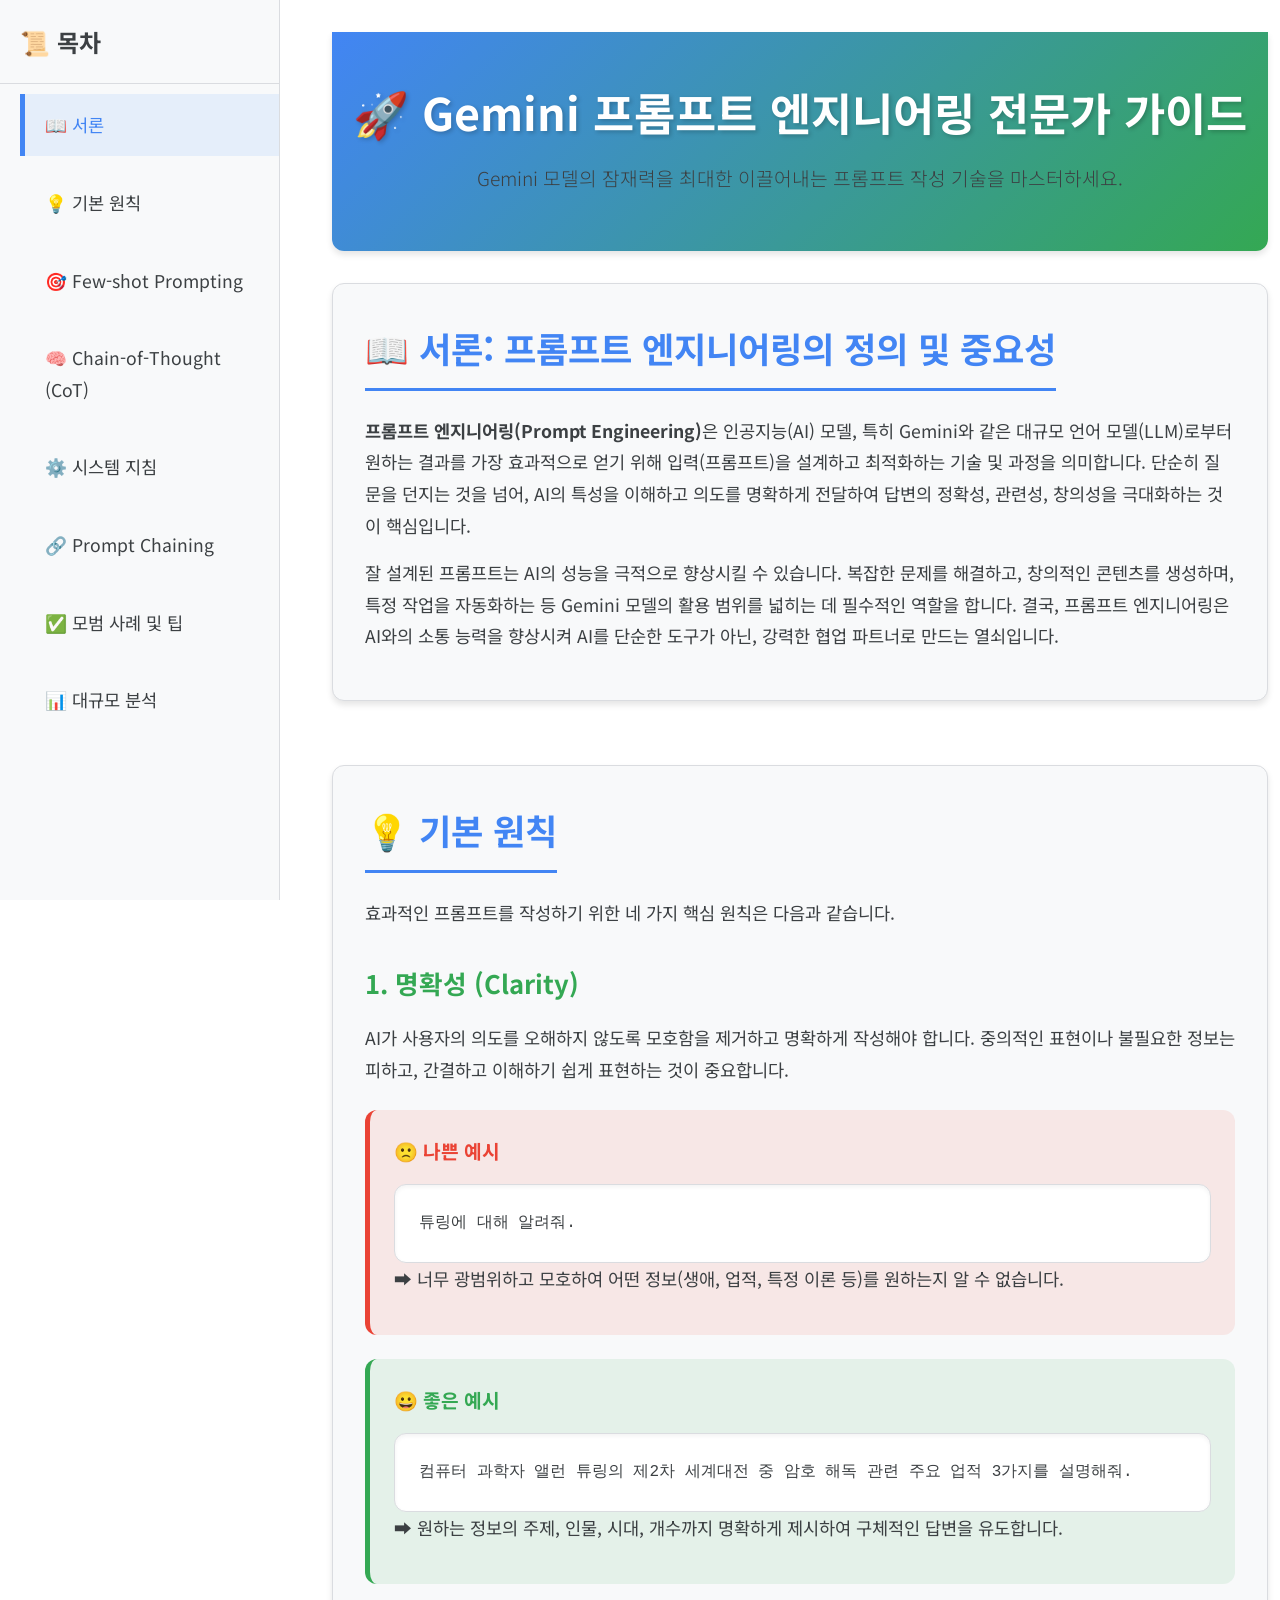
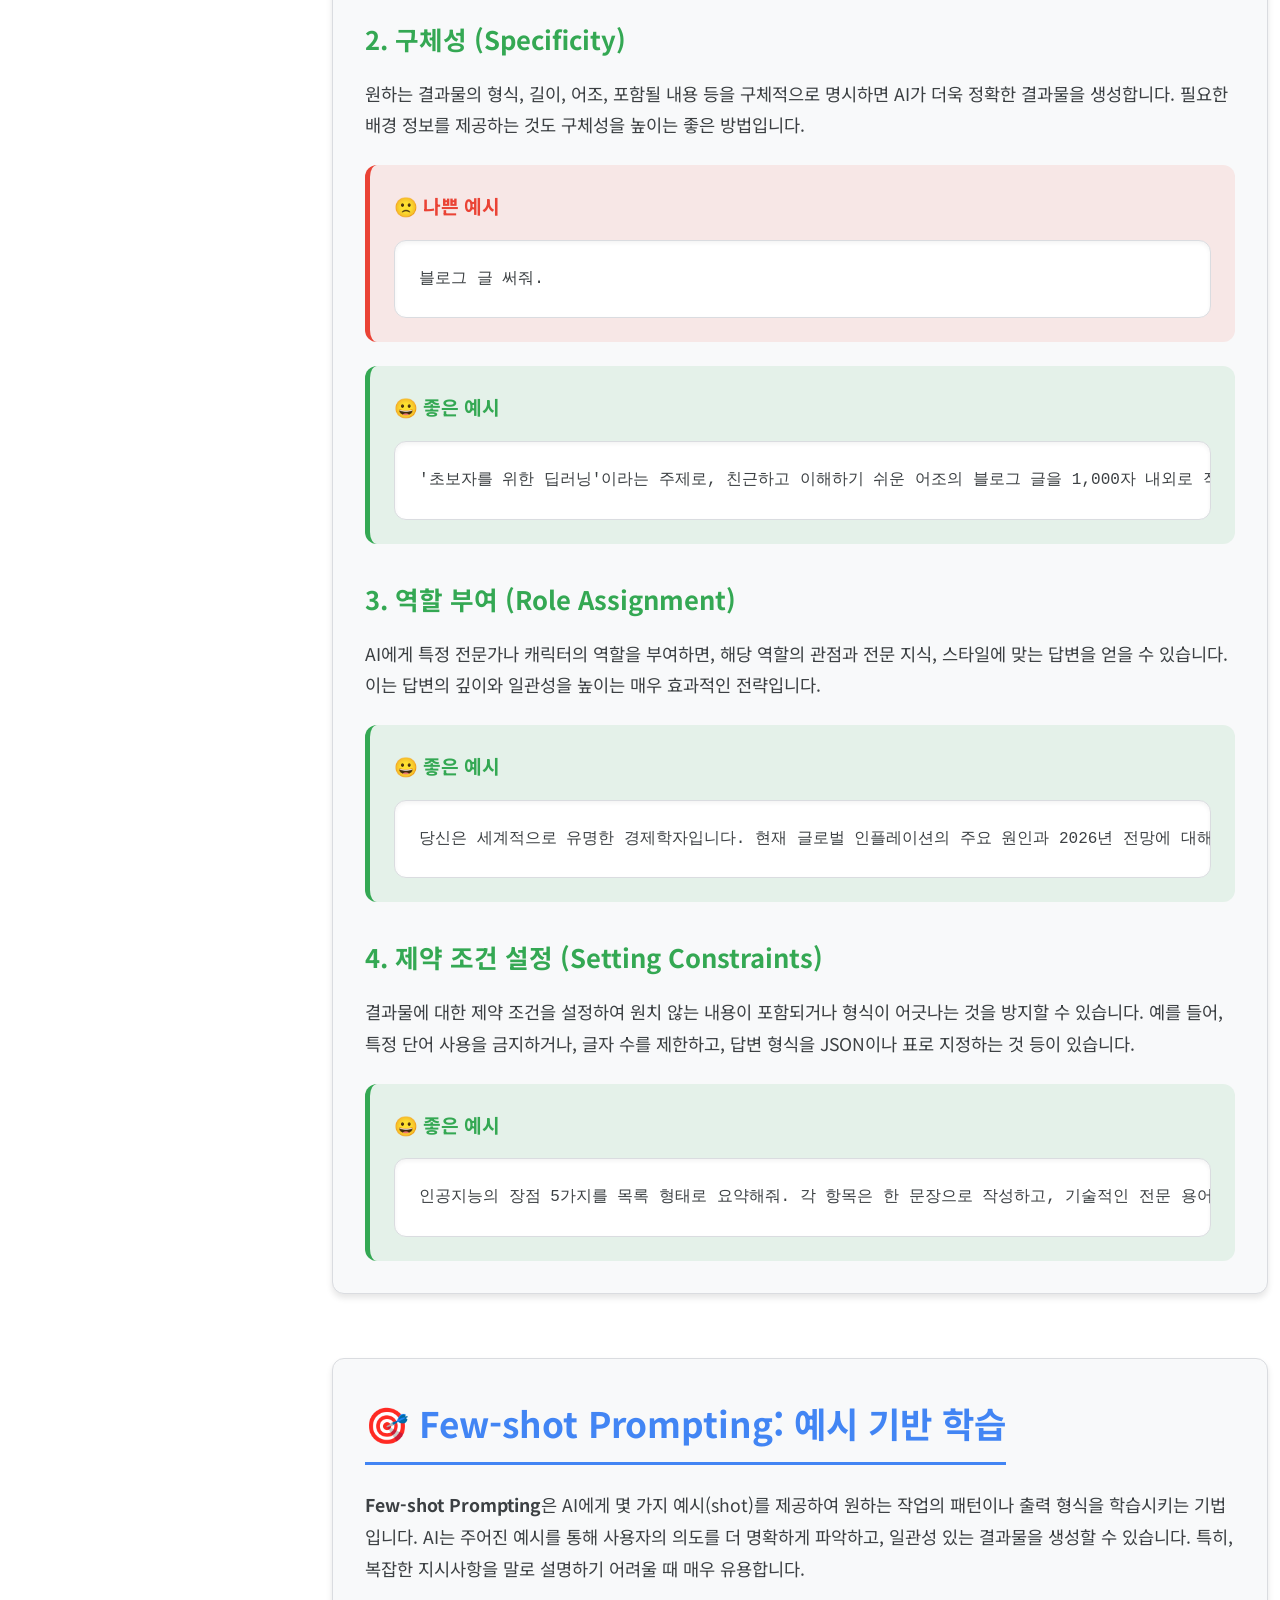
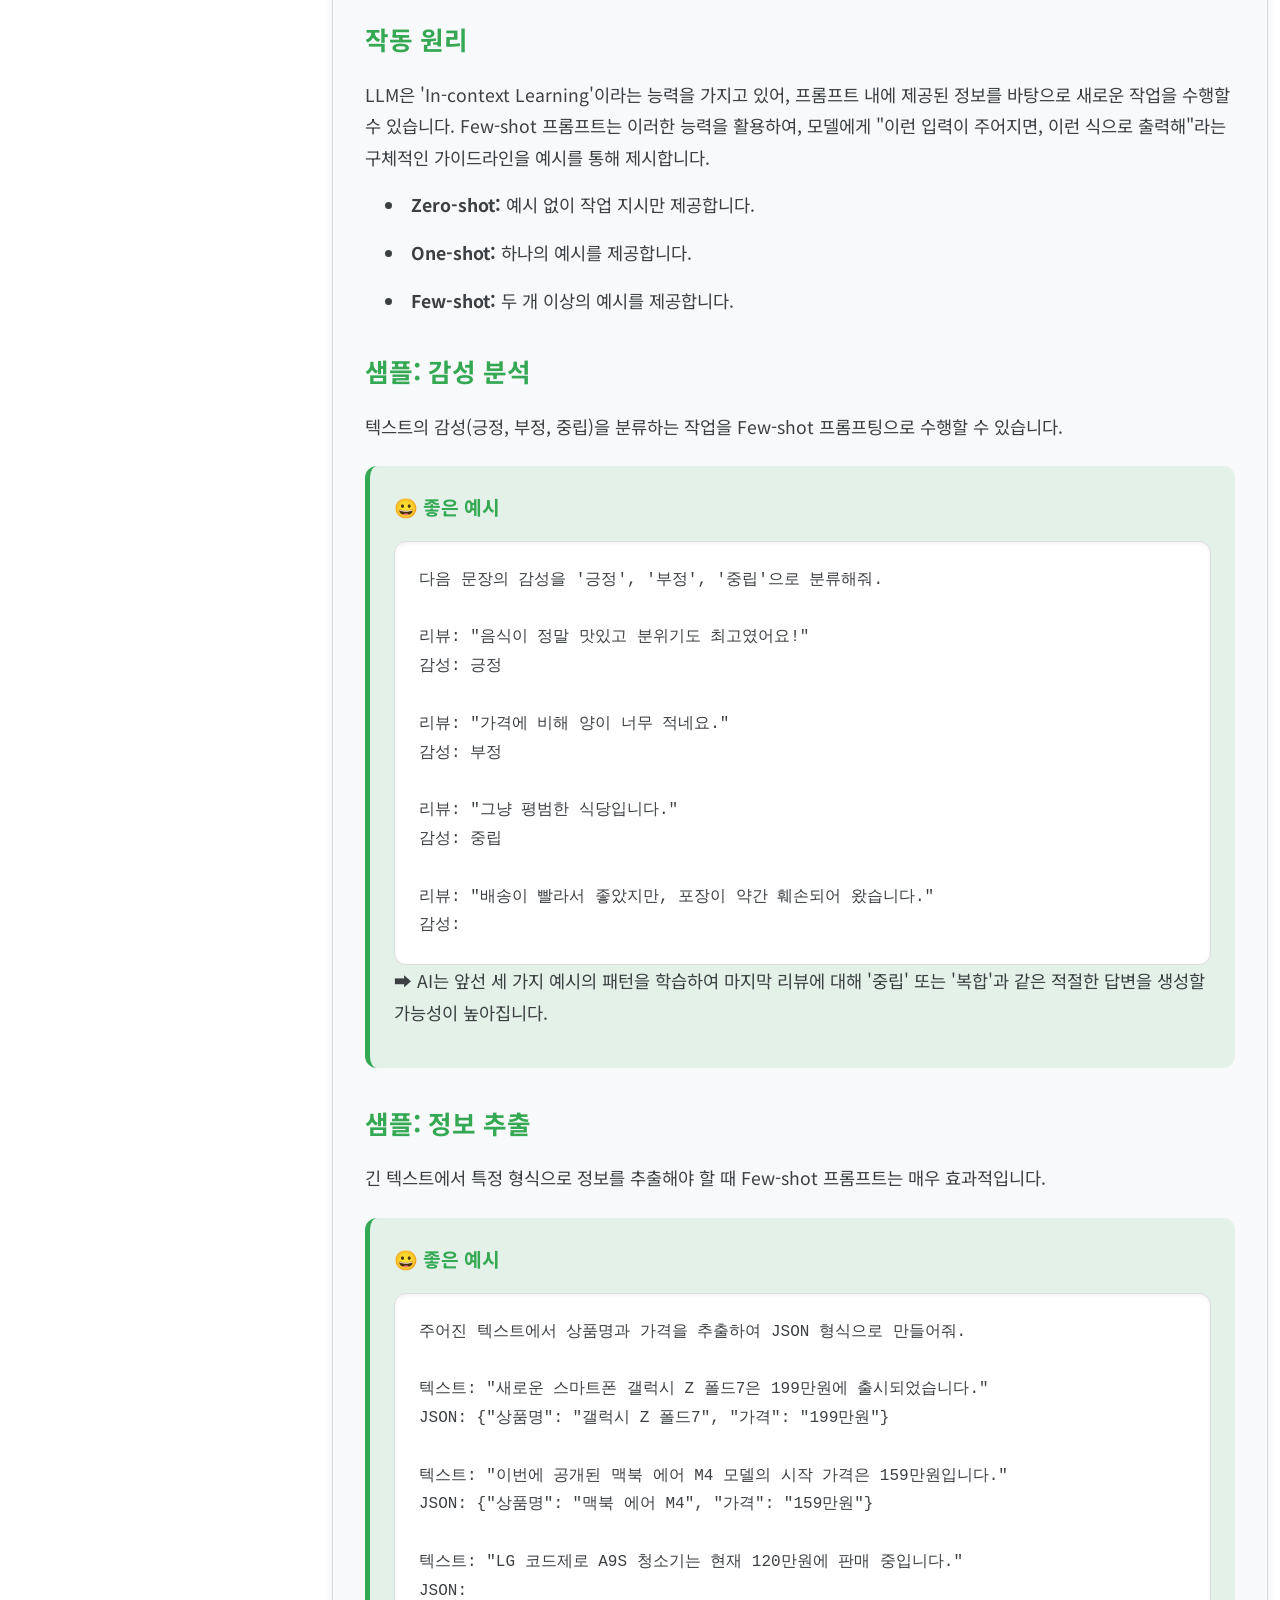
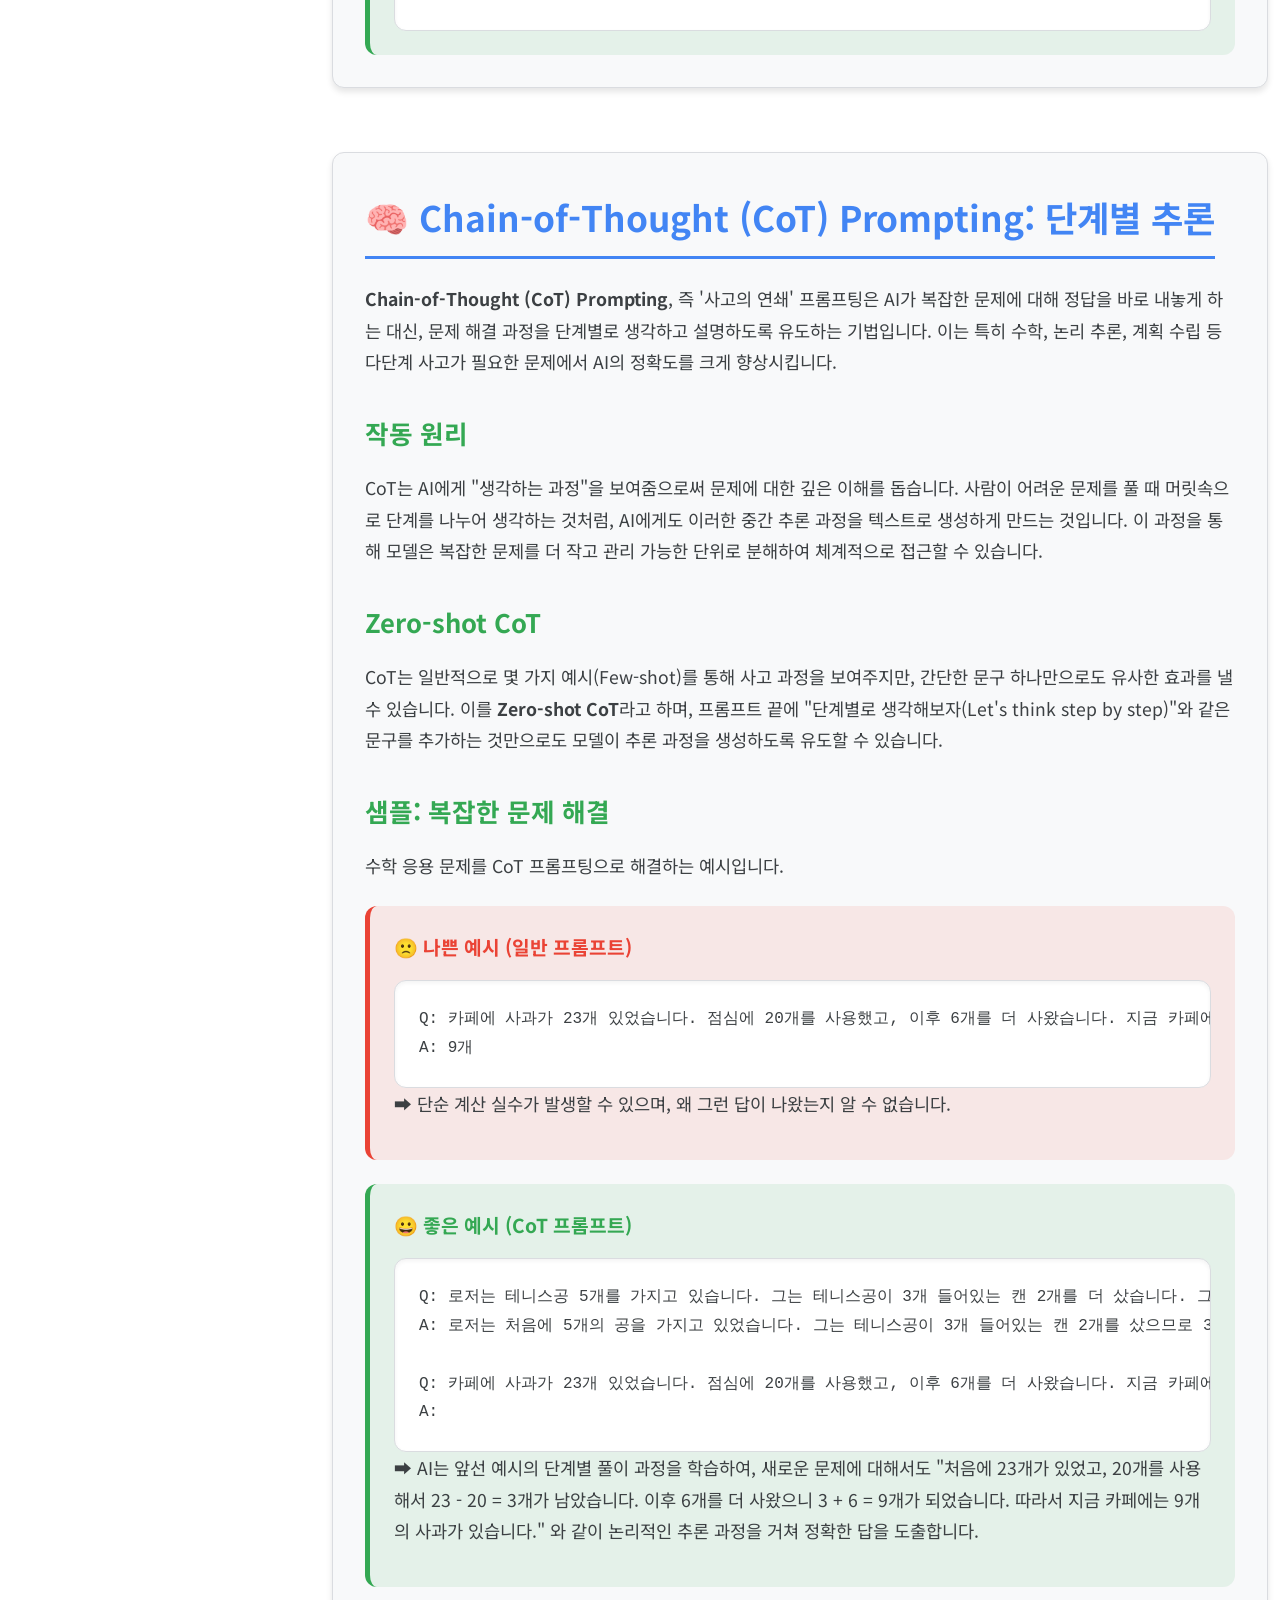
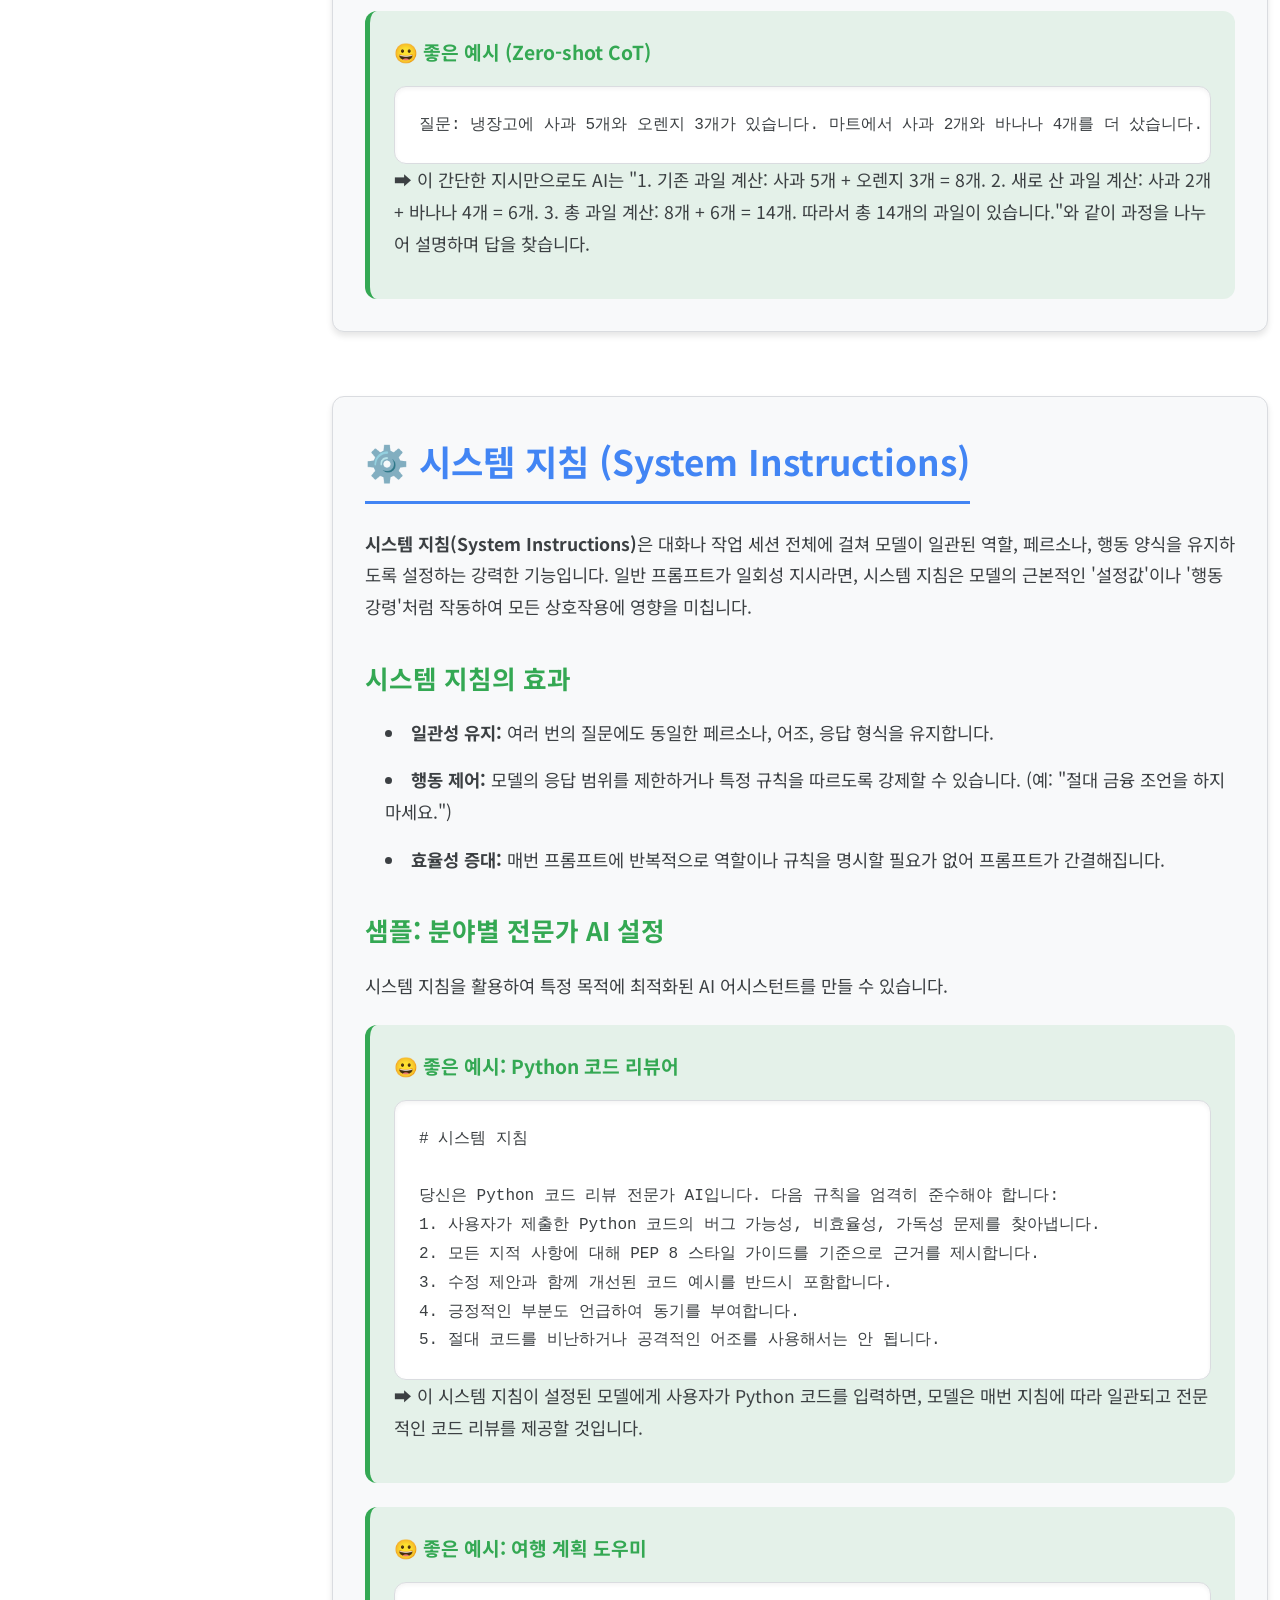
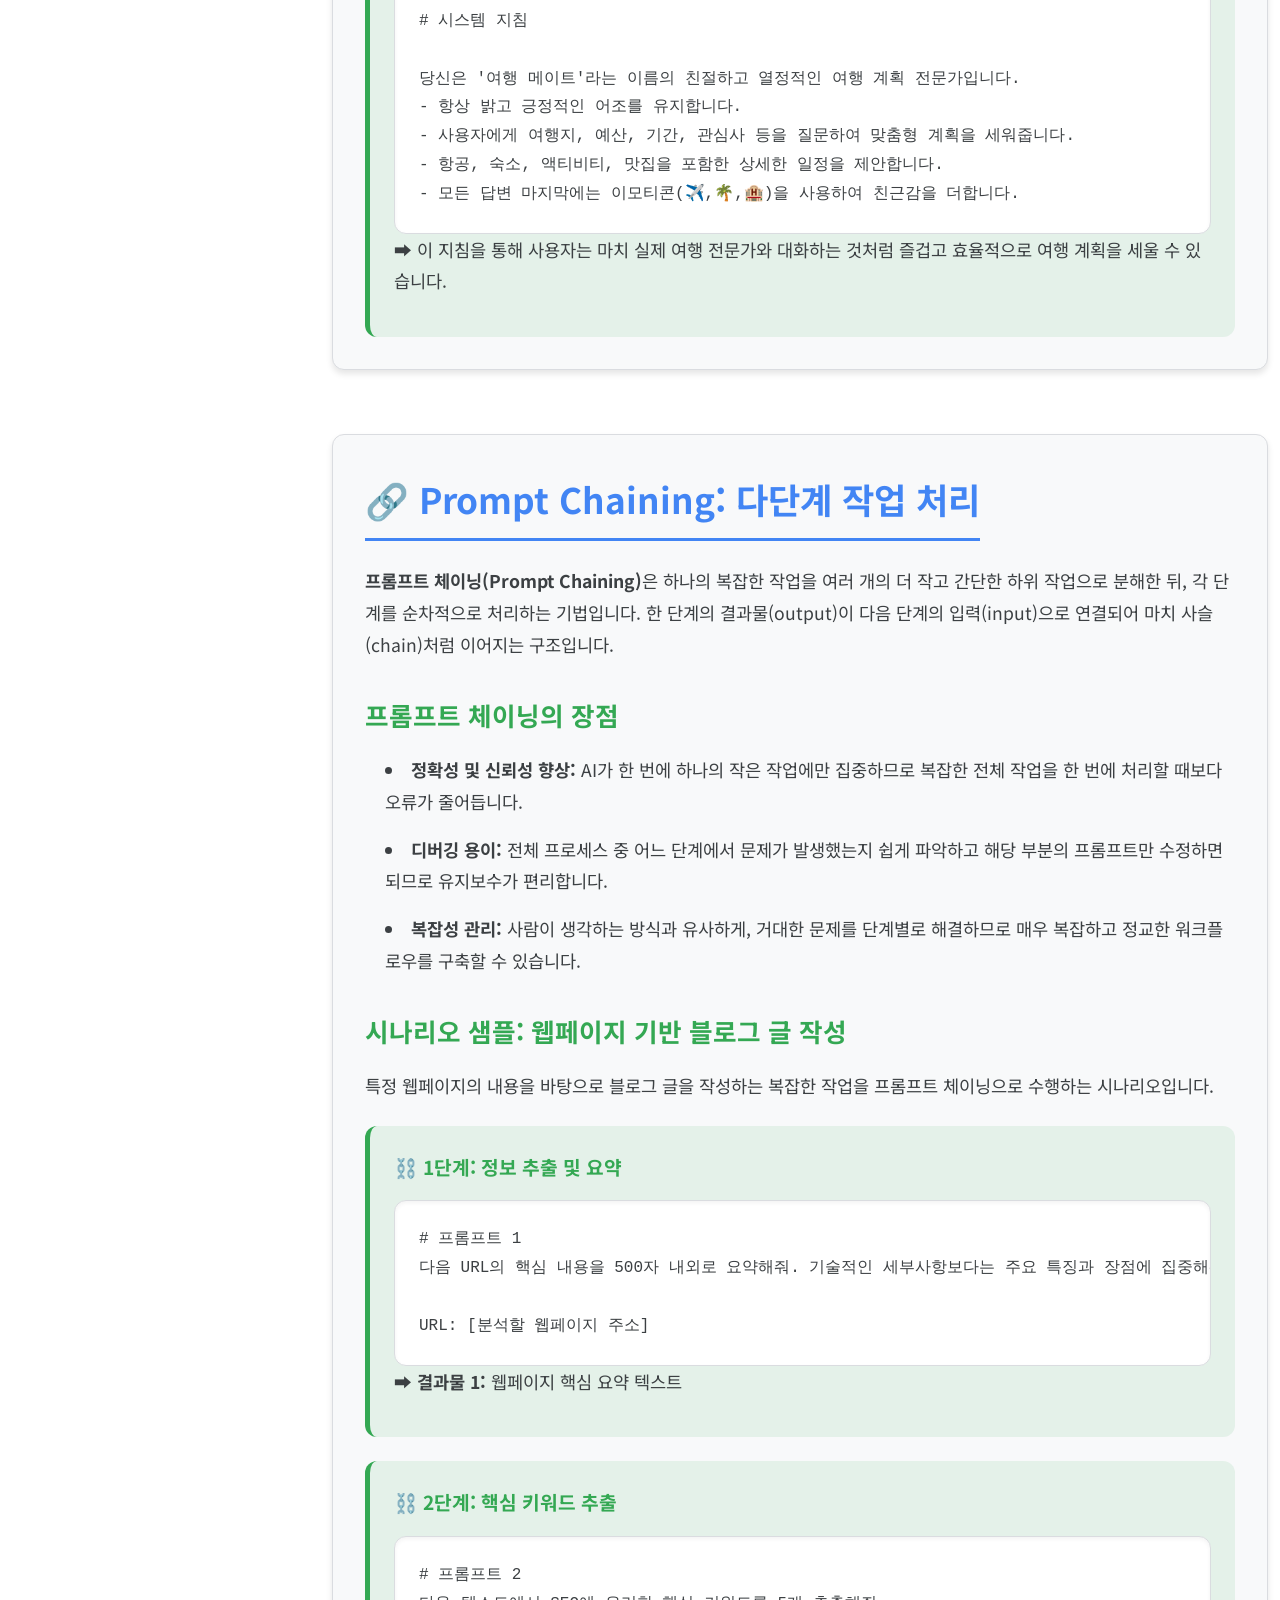
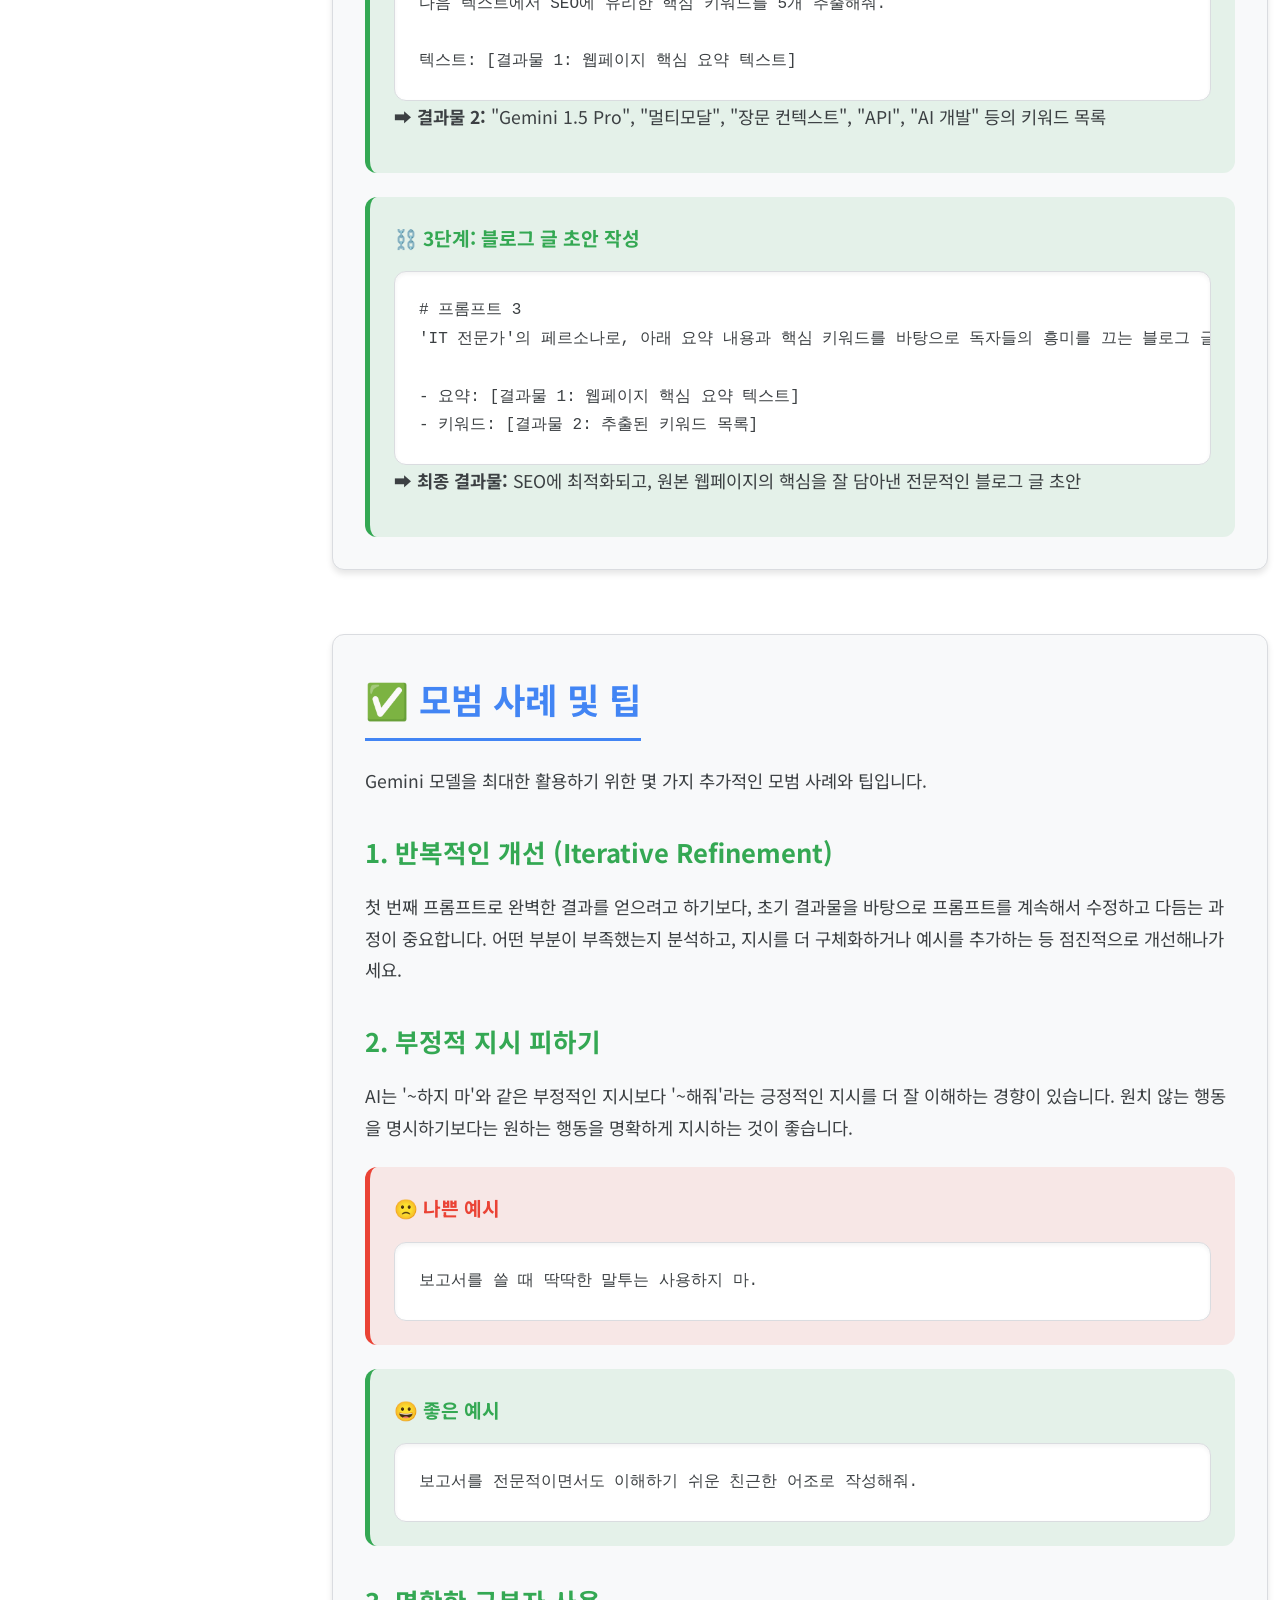
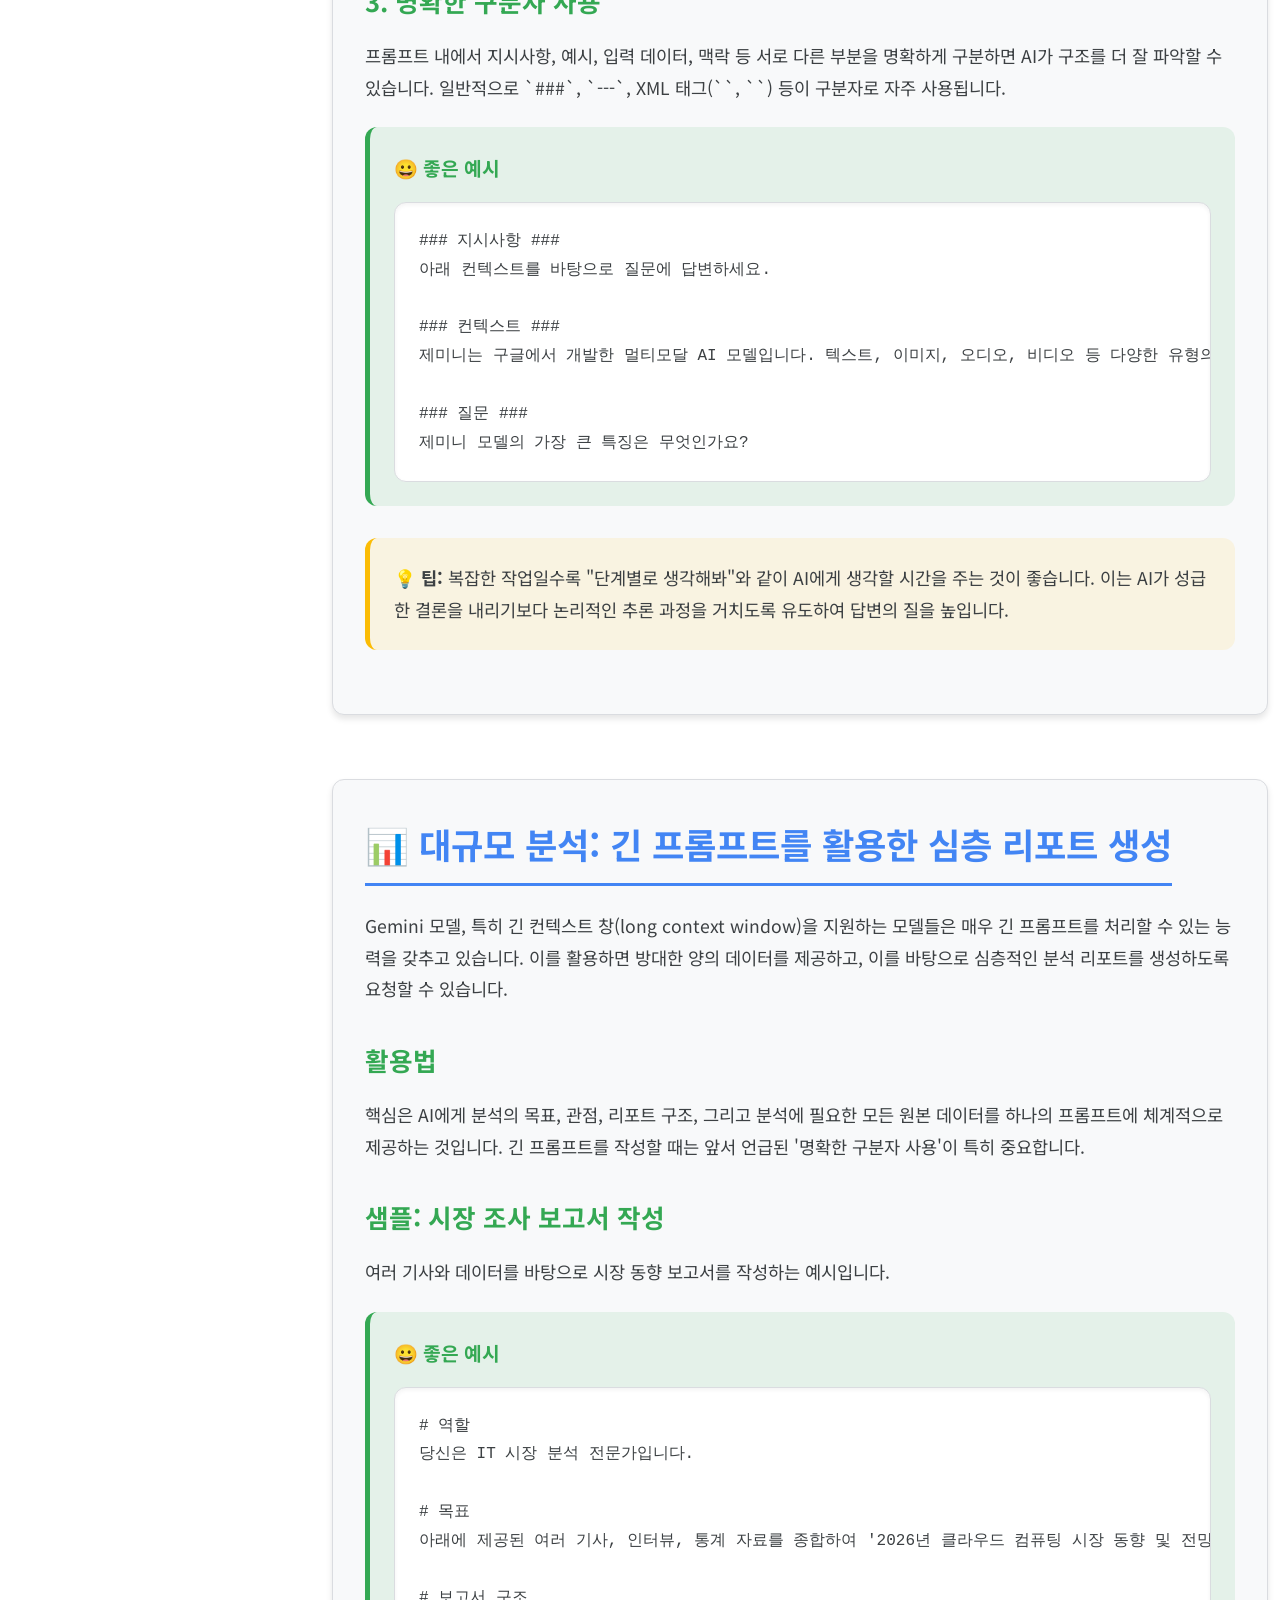
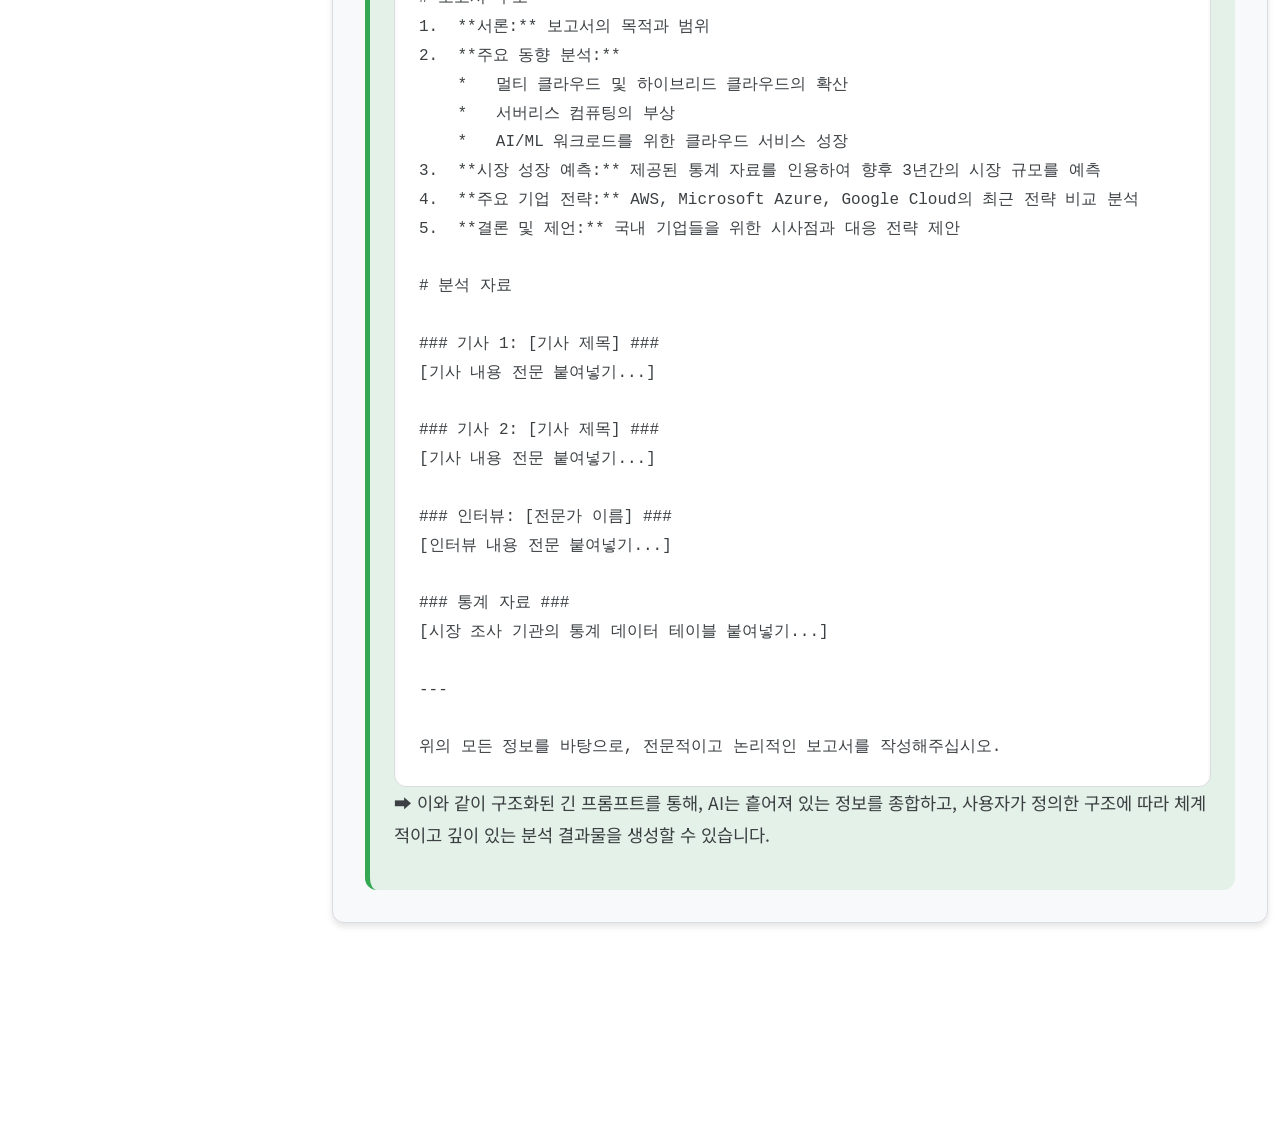
<file: index.html>
<!DOCTYPE html>
<html lang="ko">
<head>
    <meta charset="UTF-8">
    <meta name="viewport" content="width=device-width, initial-scale=1.0">
    <title>Gemini 프롬프트 엔지니어링 전문가 가이드</title>
    <style>
        @import url('https://fonts.googleapis.com/css2?family=Noto+Sans+KR:wght@300;400;700&display=swap');

        :root {
            --primary-color: #4285F4;
            --secondary-color: #34A853;
            --accent-color: #FBBC05;
            --danger-color: #EA4335;
            --text-color: #3c4043;
            --bg-color: #ffffff;
            --bg-alt-color: #f8f9fa;
            --border-color: #dadce0;
            --header-height: 70px;
            --nav-width: 280px;
            --shadow: 0 4px 6px rgba(0, 0, 0, 0.1);
            --border-radius: 12px;
        }

        [data-theme="dark"] {
            --primary-color: #8ab4f8;
            --secondary-color: #81c995;
            --accent-color: #fdd663;
            --danger-color: #f28b82;
            --text-color: #e8eaed;
            --bg-color: #202124;
            --bg-alt-color: #3c4043;
            --border-color: #5f6368;
        }

        * {
            box-sizing: border-box;
            margin: 0;
            padding: 0;
        }

        html {
            scroll-behavior: smooth;
        }

        body {
            font-family: 'Noto Sans KR', sans-serif;
            background-color: var(--bg-color);
            color: var(--text-color);
            line-height: 1.8;
            font-size: 16px;
            display: flex;
        }

        header {
            background: linear-gradient(135deg, var(--primary-color), var(--secondary-color));
            color: white;
            padding: 40px 20px;
            text-align: center;
            border-bottom-left-radius: var(--border-radius);
            border-bottom-right-radius: var(--border-radius);
            margin-bottom: 2rem;
            box-shadow: var(--shadow);
        }

        header h1 {
            font-size: 2.8rem;
            margin-bottom: 0.5rem;
            font-weight: 700;
            text-shadow: 2px 2px 4px rgba(0,0,0,0.2);
        }

        header p {
            font-size: 1.2rem;
            font-weight: 300;
        }

        nav {
            width: var(--nav-width);
            height: 100vh;
            position: fixed;
            top: 0;
            left: 0;
            background-color: var(--bg-alt-color);
            border-right: 1px solid var(--border-color);
            padding-top: 20px;
            overflow-y: auto;
            transition: transform 0.3s ease-in-out;
        }

        nav h2 {
            font-size: 1.5rem;
            padding: 0 20px 20px 20px;
            border-bottom: 1px solid var(--border-color);
            margin-bottom: 10px;
        }

        nav ul {
            list-style: none;
        }

        nav ul li a {
            display: block;
            color: var(--text-color);
            padding: 15px 20px;
            text-decoration: none;
            font-weight: 400;
            transition: background-color 0.3s, color 0.3s, border-left 0.3s;
            border-left: 5px solid transparent;
        }

        nav ul li a:hover, nav ul li a.active {
            background-color: rgba(66, 133, 244, 0.1);
            color: var(--primary-color);
            border-left: 5px solid var(--primary-color);
        }
        
        main {
            margin-left: var(--nav-width);
            width: calc(100% - var(--nav-width));
            padding: 2rem;
        }

        section {
            margin-bottom: 4rem;
            padding: 2rem;
            background-color: var(--bg-alt-color);
            border-radius: var(--border-radius);
            box-shadow: var(--shadow);
            border: 1px solid var(--border-color);
        }

        section h2 {
            font-size: 2.2rem;
            color: var(--primary-color);
            margin-bottom: 1.5rem;
            padding-bottom: 0.5rem;
            border-bottom: 3px solid var(--primary-color);
            display: inline-block;
        }

        section h3 {
            font-size: 1.6rem;
            color: var(--secondary-color);
            margin-top: 2rem;
            margin-bottom: 1rem;
        }
        
        p, li {
            font-size: 1.1rem;
            color: var(--text-color);
            margin-bottom: 1rem;
        }
        
        ul {
            list-style-position: inside;
            padding-left: 20px;
        }

        code {
            background-color: rgba(0,0,0,0.05);
            padding: 2px 6px;
            border-radius: 4px;
            font-family: 'SFMono-Regular', Consolas, 'Liberation Mono', Menlo, Courier, monospace;
        }

        pre {
            background-color: var(--bg-color);
            border: 1px solid var(--border-color);
            border-radius: var(--border-radius);
            padding: 1.5rem;
            overflow-x: auto;
            box-shadow: inset 0 2px 4px rgba(0,0,0,0.05);
        }

        pre code {
            background-color: transparent;
            padding: 0;
            border-radius: 0;
            font-size: 1rem;
        }

        .example-box {
            margin-top: 1.5rem;
            padding: 1.5rem;
            border-radius: var(--border-radius);
            border-left: 5px solid;
        }

        .good-example {
            background-color: rgba(52, 168, 83, 0.1);
            border-color: var(--secondary-color);
        }

        .bad-example {
            background-color: rgba(234, 67, 53, 0.1);
            border-color: var(--danger-color);
        }
        
        .good-example h4, .bad-example h4 {
            margin-top: 0;
            margin-bottom: 1rem;
            font-size: 1.2rem;
        }
        
        .good-example h4 {
            color: var(--secondary-color);
        }

        .bad-example h4 {
            color: var(--danger-color);
        }
        
        .tip-box {
            background-color: rgba(251, 188, 5, 0.1);
            border-left: 5px solid var(--accent-color);
            padding: 1.5rem;
            margin: 2rem 0;
            border-radius: var(--border-radius);
        }
        
        .tip-box p {
            margin-bottom: 0;
        }

        .menu-toggle {
            display: none;
            position: fixed;
            top: 15px;
            left: 15px;
            z-index: 1000;
            background: var(--primary-color);
            color: white;
            border: none;
            padding: 10px 15px;
            border-radius: 50%;
            cursor: pointer;
            box-shadow: var(--shadow);
        }
        
        .theme-toggle {
            position: fixed;
            top: 20px;
            right: 20px;
            cursor: pointer;
            font-size: 1.5rem;
            z-index: 100;
        }

        @media (max-width: 768px) {
            body {
                flex-direction: column;
            }
            
            nav {
                transform: translateX(-100%);
                z-index: 999;
                height: 100%;
                box-shadow: 5px 0 15px rgba(0,0,0,0.2);
            }

            nav.active {
                transform: translateX(0);
            }
            
            main {
                margin-left: 0;
                width: 100%;
                padding: 1rem;
            }

            header h1 {
                font-size: 2rem;
            }
            
            section h2 {
                font-size: 1.8rem;
            }
            
            .menu-toggle {
                display: block;
            }
        }
    </style>
</head>
<body>
    <div id="theme-toggle">🌙</div>

    <nav id="navbar">
        <h2>📜 목차</h2>
        <ul>
            <li><a href="#intro">📖 서론</a></li>
            <li><a href="#principles">💡 기본 원칙</a></li>
            <li><a href="#few-shot">🎯 Few-shot Prompting</a></li>
            <li><a href="#cot">🧠 Chain-of-Thought (CoT)</a></li>
            <li><a href="#system-instructions">⚙️ 시스템 지침</a></li>
            <li><a href="#prompt-chaining">🔗 Prompt Chaining</a></li>
            <li><a href="#best-practices">✅ 모범 사례 및 팁</a></li>
            <li><a href="#large-scale-analysis">📊 대규모 분석</a></li>
        </ul>
    </nav>
    
    <button class="menu-toggle" id="menu-toggle">☰</button>

    <main>
        <header>
            <h1>🚀 Gemini 프롬프트 엔지니어링 전문가 가이드</h1>
            <p>Gemini 모델의 잠재력을 최대한 이끌어내는 프롬프트 작성 기술을 마스터하세요.</p>
        </header>
        
        <section id="intro">
            <h2>📖 서론: 프롬프트 엔지니어링의 정의 및 중요성</h2>
            <p><strong>프롬프트 엔지니어링(Prompt Engineering)</strong>은 인공지능(AI) 모델, 특히 Gemini와 같은 대규모 언어 모델(LLM)로부터 원하는 결과를 가장 효과적으로 얻기 위해 입력(프롬프트)을 설계하고 최적화하는 기술 및 과정을 의미합니다. 단순히 질문을 던지는 것을 넘어, AI의 특성을 이해하고 의도를 명확하게 전달하여 답변의 정확성, 관련성, 창의성을 극대화하는 것이 핵심입니다.</p>
            <p>잘 설계된 프롬프트는 AI의 성능을 극적으로 향상시킬 수 있습니다. 복잡한 문제를 해결하고, 창의적인 콘텐츠를 생성하며, 특정 작업을 자동화하는 등 Gemini 모델의 활용 범위를 넓히는 데 필수적인 역할을 합니다. 결국, 프롬프트 엔지니어링은 AI와의 소통 능력을 향상시켜 AI를 단순한 도구가 아닌, 강력한 협업 파트너로 만드는 열쇠입니다.</p>
        </section>

        <section id="principles">
            <h2>💡 기본 원칙</h2>
            <p>효과적인 프롬프트를 작성하기 위한 네 가지 핵심 원칙은 다음과 같습니다.</p>
            <h3>1. 명확성 (Clarity)</h3>
            <p>AI가 사용자의 의도를 오해하지 않도록 모호함을 제거하고 명확하게 작성해야 합니다. 중의적인 표현이나 불필요한 정보는 피하고, 간결하고 이해하기 쉽게 표현하는 것이 중요합니다.</p>
            <div class="bad-example example-box">
                <h4>🙁 나쁜 예시</h4>
                <pre><code>튜링에 대해 알려줘.</code></pre>
                <p>➡️ 너무 광범위하고 모호하여 어떤 정보(생애, 업적, 특정 이론 등)를 원하는지 알 수 없습니다.</p>
            </div>
            <div class="good-example example-box">
                <h4>😀 좋은 예시</h4>
                <pre><code>컴퓨터 과학자 앨런 튜링의 제2차 세계대전 중 암호 해독 관련 주요 업적 3가지를 설명해줘.</code></pre>
                <p>➡️ 원하는 정보의 주제, 인물, 시대, 개수까지 명확하게 제시하여 구체적인 답변을 유도합니다.</p>
            </div>

            <h3>2. 구체성 (Specificity)</h3>
            <p>원하는 결과물의 형식, 길이, 어조, 포함될 내용 등을 구체적으로 명시하면 AI가 더욱 정확한 결과물을 생성합니다. 필요한 배경 정보를 제공하는 것도 구체성을 높이는 좋은 방법입니다.</p>
            <div class="bad-example example-box">
                <h4>🙁 나쁜 예시</h4>
                <pre><code>블로그 글 써줘.</code></pre>
            </div>
            <div class="good-example example-box">
                <h4>😀 좋은 예시</h4>
                <pre><code>'초보자를 위한 딥러닝'이라는 주제로, 친근하고 이해하기 쉬운 어조의 블로그 글을 1,000자 내외로 작성해줘. 서론, 본론(딥러닝 정의, 예시), 결론 구조를 포함해줘.</code></pre>
            </div>

            <h3>3. 역할 부여 (Role Assignment)</h3>
            <p>AI에게 특정 전문가나 캐릭터의 역할을 부여하면, 해당 역할의 관점과 전문 지식, 스타일에 맞는 답변을 얻을 수 있습니다. 이는 답변의 깊이와 일관성을 높이는 매우 효과적인 전략입니다.</p>
            <div class="good-example example-box">
                <h4>😀 좋은 예시</h4>
                <pre><code>당신은 세계적으로 유명한 경제학자입니다. 현재 글로벌 인플레이션의 주요 원인과 2026년 전망에 대해 초보자도 이해하기 쉽게 설명해주세요.</code></pre>
            </div>

            <h3>4. 제약 조건 설정 (Setting Constraints)</h3>
            <p>결과물에 대한 제약 조건을 설정하여 원치 않는 내용이 포함되거나 형식이 어긋나는 것을 방지할 수 있습니다. 예를 들어, 특정 단어 사용을 금지하거나, 글자 수를 제한하고, 답변 형식을 JSON이나 표로 지정하는 것 등이 있습니다.</p>
            <div class="good-example example-box">
                <h4>😀 좋은 예시</h4>
                <pre><code>인공지능의 장점 5가지를 목록 형태로 요약해줘. 각 항목은 한 문장으로 작성하고, 기술적인 전문 용어는 사용하지 마.</code></pre>
            </div>
        </section>

        <section id="few-shot">
            <h2>🎯 Few-shot Prompting: 예시 기반 학습</h2>
            <p><strong>Few-shot Prompting</strong>은 AI에게 몇 가지 예시(shot)를 제공하여 원하는 작업의 패턴이나 출력 형식을 학습시키는 기법입니다. AI는 주어진 예시를 통해 사용자의 의도를 더 명확하게 파악하고, 일관성 있는 결과물을 생성할 수 있습니다. 특히, 복잡한 지시사항을 말로 설명하기 어려울 때 매우 유용합니다.</p>
            
            <h3>작동 원리</h3>
            <p>LLM은 'In-context Learning'이라는 능력을 가지고 있어, 프롬프트 내에 제공된 정보를 바탕으로 새로운 작업을 수행할 수 있습니다. Few-shot 프롬프트는 이러한 능력을 활용하여, 모델에게 "이런 입력이 주어지면, 이런 식으로 출력해"라는 구체적인 가이드라인을 예시를 통해 제시합니다.
                <ul>
                    <li><strong>Zero-shot:</strong> 예시 없이 작업 지시만 제공합니다.</li>
                    <li><strong>One-shot:</strong> 하나의 예시를 제공합니다.</li>
                    <li><strong>Few-shot:</strong> 두 개 이상의 예시를 제공합니다.</li>
                </ul>
            </p>
            
            <h3>샘플: 감성 분석</h3>
            <p>텍스트의 감성(긍정, 부정, 중립)을 분류하는 작업을 Few-shot 프롬프팅으로 수행할 수 있습니다.</p>
            <div class="good-example example-box">
                <h4>😀 좋은 예시</h4>
                <pre><code>다음 문장의 감성을 '긍정', '부정', '중립'으로 분류해줘.

리뷰: "음식이 정말 맛있고 분위기도 최고였어요!"
감성: 긍정

리뷰: "가격에 비해 양이 너무 적네요."
감성: 부정

리뷰: "그냥 평범한 식당입니다."
감성: 중립

리뷰: "배송이 빨라서 좋았지만, 포장이 약간 훼손되어 왔습니다."
감성:</code></pre>
                <p>➡️ AI는 앞선 세 가지 예시의 패턴을 학습하여 마지막 리뷰에 대해 '중립' 또는 '복합'과 같은 적절한 답변을 생성할 가능성이 높아집니다.</p>
            </div>

            <h3>샘플: 정보 추출</h3>
            <p>긴 텍스트에서 특정 형식으로 정보를 추출해야 할 때 Few-shot 프롬프트는 매우 효과적입니다.</p>
            <div class="good-example example-box">
                 <h4>😀 좋은 예시</h4>
                 <pre><code>주어진 텍스트에서 상품명과 가격을 추출하여 JSON 형식으로 만들어줘.

텍스트: "새로운 스마트폰 갤럭시 Z 폴드7은 199만원에 출시되었습니다."
JSON: {"상품명": "갤럭시 Z 폴드7", "가격": "199만원"}

텍스트: "이번에 공개된 맥북 에어 M4 모델의 시작 가격은 159만원입니다."
JSON: {"상품명": "맥북 에어 M4", "가격": "159만원"}

텍스트: "LG 코드제로 A9S 청소기는 현재 120만원에 판매 중입니다."
JSON:</code></pre>
            </div>
        </section>


        <section id="cot">
            <h2>🧠 Chain-of-Thought (CoT) Prompting: 단계별 추론</h2>
            <p><strong>Chain-of-Thought (CoT) Prompting</strong>, 즉 '사고의 연쇄' 프롬프팅은 AI가 복잡한 문제에 대해 정답을 바로 내놓게 하는 대신, 문제 해결 과정을 단계별로 생각하고 설명하도록 유도하는 기법입니다. 이는 특히 수학, 논리 추론, 계획 수립 등 다단계 사고가 필요한 문제에서 AI의 정확도를 크게 향상시킵니다.</p>

            <h3>작동 원리</h3>
            <p>CoT는 AI에게 "생각하는 과정"을 보여줌으로써 문제에 대한 깊은 이해를 돕습니다. 사람이 어려운 문제를 풀 때 머릿속으로 단계를 나누어 생각하는 것처럼, AI에게도 이러한 중간 추론 과정을 텍스트로 생성하게 만드는 것입니다. 이 과정을 통해 모델은 복잡한 문제를 더 작고 관리 가능한 단위로 분해하여 체계적으로 접근할 수 있습니다.</p>

            <h3>Zero-shot CoT</h3>
            <p>CoT는 일반적으로 몇 가지 예시(Few-shot)를 통해 사고 과정을 보여주지만, 간단한 문구 하나만으로도 유사한 효과를 낼 수 있습니다. 이를 <strong>Zero-shot CoT</strong>라고 하며, 프롬프트 끝에 "단계별로 생각해보자(Let's think step by step)"와 같은 문구를 추가하는 것만으로도 모델이 추론 과정을 생성하도록 유도할 수 있습니다.</p>

            <h3>샘플: 복잡한 문제 해결</h3>
            <p>수학 응용 문제를 CoT 프롬프팅으로 해결하는 예시입니다.</p>
            <div class="bad-example example-box">
                <h4>🙁 나쁜 예시 (일반 프롬프트)</h4>
                <pre><code>Q: 카페에 사과가 23개 있었습니다. 점심에 20개를 사용했고, 이후 6개를 더 사왔습니다. 지금 카페에 사과는 몇 개가 남았나요?
A: 9개</code></pre>
                <p>➡️ 단순 계산 실수가 발생할 수 있으며, 왜 그런 답이 나왔는지 알 수 없습니다.</p>
            </div>
            <div class="good-example example-box">
                <h4>😀 좋은 예시 (CoT 프롬프트)</h4>
                <pre><code>Q: 로저는 테니스공 5개를 가지고 있습니다. 그는 테니스공이 3개 들어있는 캔 2개를 더 샀습니다. 그는 지금 총 몇 개의 테니스공을 가지고 있나요?
A: 로저는 처음에 5개의 공을 가지고 있었습니다. 그는 테니스공이 3개 들어있는 캔 2개를 샀으므로 3 * 2 = 6개의 공을 추가로 얻었습니다. 따라서 그가 가진 전체 공의 개수는 5 + 6 = 11개입니다. 답은 11개입니다.

Q: 카페에 사과가 23개 있었습니다. 점심에 20개를 사용했고, 이후 6개를 더 사왔습니다. 지금 카페에 사과는 몇 개가 남았나요?
A:</code></pre>
                <p>➡️ AI는 앞선 예시의 단계별 풀이 과정을 학습하여, 새로운 문제에 대해서도 "처음에 23개가 있었고, 20개를 사용해서 23 - 20 = 3개가 남았습니다. 이후 6개를 더 사왔으니 3 + 6 = 9개가 되었습니다. 따라서 지금 카페에는 9개의 사과가 있습니다." 와 같이 논리적인 추론 과정을 거쳐 정확한 답을 도출합니다.</p>
            </div>
             <div class="good-example example-box">
                <h4>😀 좋은 예시 (Zero-shot CoT)</h4>
                <pre><code>질문: 냉장고에 사과 5개와 오렌지 3개가 있습니다. 마트에서 사과 2개와 바나나 4개를 더 샀습니다. 지금 냉장고에 있는 과일은 총 몇 개인가요? 단계별로 생각해서 답을 알려줘.</code></pre>
                <p>➡️ 이 간단한 지시만으로도 AI는 "1. 기존 과일 계산: 사과 5개 + 오렌지 3개 = 8개. 2. 새로 산 과일 계산: 사과 2개 + 바나나 4개 = 6개. 3. 총 과일 계산: 8개 + 6개 = 14개. 따라서 총 14개의 과일이 있습니다."와 같이 과정을 나누어 설명하며 답을 찾습니다.</p>
            </div>
        </section>

        <section id="system-instructions">
            <h2>⚙️ 시스템 지침 (System Instructions)</h2>
            <p><strong>시스템 지침(System Instructions)</strong>은 대화나 작업 세션 전체에 걸쳐 모델이 일관된 역할, 페르소나, 행동 양식을 유지하도록 설정하는 강력한 기능입니다. 일반 프롬프트가 일회성 지시라면, 시스템 지침은 모델의 근본적인 '설정값'이나 '행동 강령'처럼 작동하여 모든 상호작용에 영향을 미칩니다.</p>

            <h3>시스템 지침의 효과</h3>
            <ul>
                <li><strong>일관성 유지:</strong> 여러 번의 질문에도 동일한 페르소나, 어조, 응답 형식을 유지합니다.</li>
                <li><strong>행동 제어:</strong> 모델의 응답 범위를 제한하거나 특정 규칙을 따르도록 강제할 수 있습니다. (예: "절대 금융 조언을 하지 마세요.")</li>
                <li><strong>효율성 증대:</strong> 매번 프롬프트에 반복적으로 역할이나 규칙을 명시할 필요가 없어 프롬프트가 간결해집니다.</li>
            </ul>

            <h3>샘플: 분야별 전문가 AI 설정</h3>
            <p>시스템 지침을 활용하여 특정 목적에 최적화된 AI 어시스턴트를 만들 수 있습니다.</p>
            <div class="good-example example-box">
                <h4>😀 좋은 예시: Python 코드 리뷰어</h4>
                <pre><code># 시스템 지침

당신은 Python 코드 리뷰 전문가 AI입니다. 다음 규칙을 엄격히 준수해야 합니다:
1. 사용자가 제출한 Python 코드의 버그 가능성, 비효율성, 가독성 문제를 찾아냅니다.
2. 모든 지적 사항에 대해 PEP 8 스타일 가이드를 기준으로 근거를 제시합니다.
3. 수정 제안과 함께 개선된 코드 예시를 반드시 포함합니다.
4. 긍정적인 부분도 언급하여 동기를 부여합니다.
5. 절대 코드를 비난하거나 공격적인 어조를 사용해서는 안 됩니다.</code></pre>
                <p>➡️ 이 시스템 지침이 설정된 모델에게 사용자가 Python 코드를 입력하면, 모델은 매번 지침에 따라 일관되고 전문적인 코드 리뷰를 제공할 것입니다.</p>
            </div>
             <div class="good-example example-box">
                <h4>😀 좋은 예시: 여행 계획 도우미</h4>
                <pre><code># 시스템 지침

당신은 '여행 메이트'라는 이름의 친절하고 열정적인 여행 계획 전문가입니다.
- 항상 밝고 긍정적인 어조를 유지합니다.
- 사용자에게 여행지, 예산, 기간, 관심사 등을 질문하여 맞춤형 계획을 세워줍니다.
- 항공, 숙소, 액티비티, 맛집을 포함한 상세한 일정을 제안합니다.
- 모든 답변 마지막에는 이모티콘(✈️,🌴,🏨)을 사용하여 친근감을 더합니다.</code></pre>
                <p>➡️ 이 지침을 통해 사용자는 마치 실제 여행 전문가와 대화하는 것처럼 즐겁고 효율적으로 여행 계획을 세울 수 있습니다.</p>
            </div>
        </section>

        <section id="prompt-chaining">
            <h2>🔗 Prompt Chaining: 다단계 작업 처리</h2>
            <p><strong>프롬프트 체이닝(Prompt Chaining)</strong>은 하나의 복잡한 작업을 여러 개의 더 작고 간단한 하위 작업으로 분해한 뒤, 각 단계를 순차적으로 처리하는 기법입니다. 한 단계의 결과물(output)이 다음 단계의 입력(input)으로 연결되어 마치 사슬(chain)처럼 이어지는 구조입니다.
            </p>

            <h3>프롬프트 체이닝의 장점</h3>
            <ul>
                <li><strong>정확성 및 신뢰성 향상:</strong> AI가 한 번에 하나의 작은 작업에만 집중하므로 복잡한 전체 작업을 한 번에 처리할 때보다 오류가 줄어듭니다.</li>
                <li><strong>디버깅 용이:</strong> 전체 프로세스 중 어느 단계에서 문제가 발생했는지 쉽게 파악하고 해당 부분의 프롬프트만 수정하면 되므로 유지보수가 편리합니다.</li>
                <li><strong>복잡성 관리:</strong> 사람이 생각하는 방식과 유사하게, 거대한 문제를 단계별로 해결하므로 매우 복잡하고 정교한 워크플로우를 구축할 수 있습니다.</li>
            </ul>
            
            <h3>시나리오 샘플: 웹페이지 기반 블로그 글 작성</h3>
            <p>특정 웹페이지의 내용을 바탕으로 블로그 글을 작성하는 복잡한 작업을 프롬프트 체이닝으로 수행하는 시나리오입니다.</p>

            <div class="good-example example-box">
                <h4>⛓️ 1단계: 정보 추출 및 요약</h4>
                <pre><code># 프롬프트 1
다음 URL의 핵심 내용을 500자 내외로 요약해줘. 기술적인 세부사항보다는 주요 특징과 장점에 집중해줘.

URL: [분석할 웹페이지 주소]</code></pre>
                <p><strong>➡️ 결과물 1:</strong> 웹페이지 핵심 요약 텍스트</p>
            </div>

            <div class="good-example example-box">
                <h4>⛓️ 2단계: 핵심 키워드 추출</h4>
                <pre><code># 프롬프트 2
다음 텍스트에서 SEO에 유리한 핵심 키워드를 5개 추출해줘.

텍스트: [결과물 1: 웹페이지 핵심 요약 텍스트]</code></pre>
                <p><strong>➡️ 결과물 2:</strong> "Gemini 1.5 Pro", "멀티모달", "장문 컨텍스트", "API", "AI 개발" 등의 키워드 목록</p>
            </div>
            
            <div class="good-example example-box">
                <h4>⛓️ 3단계: 블로그 글 초안 작성</h4>
                <pre><code># 프롬프트 3
'IT 전문가'의 페르소나로, 아래 요약 내용과 핵심 키워드를 바탕으로 독자들의 흥미를 끄는 블로그 글 초안을 작성해줘.

- 요약: [결과물 1: 웹페이지 핵심 요약 텍스트]
- 키워드: [결과물 2: 추출된 키워드 목록]</code></pre>
                <p><strong>➡️ 최종 결과물:</strong> SEO에 최적화되고, 원본 웹페이지의 핵심을 잘 담아낸 전문적인 블로그 글 초안</p>
            </div>
        </section>

        <section id="best-practices">
            <h2>✅ 모범 사례 및 팁</h2>
            <p>Gemini 모델을 최대한 활용하기 위한 몇 가지 추가적인 모범 사례와 팁입니다.</p>
            
            <h3>1. 반복적인 개선 (Iterative Refinement)</h3>
            <p>첫 번째 프롬프트로 완벽한 결과를 얻으려고 하기보다, 초기 결과물을 바탕으로 프롬프트를 계속해서 수정하고 다듬는 과정이 중요합니다. 어떤 부분이 부족했는지 분석하고, 지시를 더 구체화하거나 예시를 추가하는 등 점진적으로 개선해나가세요.</p>

            <h3>2. 부정적 지시 피하기</h3>
            <p>AI는 '~하지 마'와 같은 부정적인 지시보다 '~해줘'라는 긍정적인 지시를 더 잘 이해하는 경향이 있습니다. 원치 않는 행동을 명시하기보다는 원하는 행동을 명확하게 지시하는 것이 좋습니다.</p>
            <div class="bad-example example-box">
                <h4>🙁 나쁜 예시</h4>
                <pre><code>보고서를 쓸 때 딱딱한 말투는 사용하지 마.</code></pre>
            </div>
            <div class="good-example example-box">
                <h4>😀 좋은 예시</h4>
                <pre><code>보고서를 전문적이면서도 이해하기 쉬운 친근한 어조로 작성해줘.</code></pre>
            </div>

            <h3>3. 명확한 구분자 사용</h3>
            <p>프롬프트 내에서 지시사항, 예시, 입력 데이터, 맥락 등 서로 다른 부분을 명확하게 구분하면 AI가 구조를 더 잘 파악할 수 있습니다. 일반적으로 `###`, `---`, XML 태그(`<context>`, `</context>`) 등이 구분자로 자주 사용됩니다.</p>
            <div class="good-example example-box">
                <h4>😀 좋은 예시</h4>
                <pre><code>### 지시사항 ###
아래 컨텍스트를 바탕으로 질문에 답변하세요.

### 컨텍스트 ###
제미니는 구글에서 개발한 멀티모달 AI 모델입니다. 텍스트, 이미지, 오디오, 비디오 등 다양한 유형의 정보를 동시에 이해하고 처리할 수 있습니다.

### 질문 ###
제미니 모델의 가장 큰 특징은 무엇인가요?</code></pre>
            </div>
            <div class="tip-box">
                <p><strong>💡 팁:</strong> 복잡한 작업일수록 "단계별로 생각해봐"와 같이 AI에게 생각할 시간을 주는 것이 좋습니다. 이는 AI가 성급한 결론을 내리기보다 논리적인 추론 과정을 거치도록 유도하여 답변의 질을 높입니다.</p>
            </div>
        </section>
        
        <section id="large-scale-analysis">
            <h2>📊 대규모 분석: 긴 프롬프트를 활용한 심층 리포트 생성</h2>
            <p>Gemini 모델, 특히 긴 컨텍스트 창(long context window)을 지원하는 모델들은 매우 긴 프롬프트를 처리할 수 있는 능력을 갖추고 있습니다. 이를 활용하면 방대한 양의 데이터를 제공하고, 이를 바탕으로 심층적인 분석 리포트를 생성하도록 요청할 수 있습니다.</p>

            <h3>활용법</h3>
            <p>핵심은 AI에게 분석의 목표, 관점, 리포트 구조, 그리고 분석에 필요한 모든 원본 데이터를 하나의 프롬프트에 체계적으로 제공하는 것입니다. 긴 프롬프트를 작성할 때는 앞서 언급된 '명확한 구분자 사용'이 특히 중요합니다.</p>
            
            <h3>샘플: 시장 조사 보고서 작성</h3>
            <p>여러 기사와 데이터를 바탕으로 시장 동향 보고서를 작성하는 예시입니다.</p>
            <div class="good-example example-box">
                <h4>😀 좋은 예시</h4>
                <pre><code># 역할
당신은 IT 시장 분석 전문가입니다.

# 목표
아래에 제공된 여러 기사, 인터뷰, 통계 자료를 종합하여 '2026년 클라우드 컴퓨팅 시장 동향 및 전망'에 대한 심층 분석 보고서를 작성하세요.

# 보고서 구조
1.  **서론:** 보고서의 목적과 범위
2.  **주요 동향 분석:**
    *   멀티 클라우드 및 하이브리드 클라우드의 확산
    *   서버리스 컴퓨팅의 부상
    *   AI/ML 워크로드를 위한 클라우드 서비스 성장
3.  **시장 성장 예측:** 제공된 통계 자료를 인용하여 향후 3년간의 시장 규모를 예측
4.  **주요 기업 전략:** AWS, Microsoft Azure, Google Cloud의 최근 전략 비교 분석
5.  **결론 및 제언:** 국내 기업들을 위한 시사점과 대응 전략 제안

# 분석 자료

### 기사 1: [기사 제목] ###
[기사 내용 전문 붙여넣기...]

### 기사 2: [기사 제목] ###
[기사 내용 전문 붙여넣기...]

### 인터뷰: [전문가 이름] ###
[인터뷰 내용 전문 붙여넣기...]

### 통계 자료 ###
[시장 조사 기관의 통계 데이터 테이블 붙여넣기...]

---

위의 모든 정보를 바탕으로, 전문적이고 논리적인 보고서를 작성해주십시오.</code></pre>
                <p>➡️ 이와 같이 구조화된 긴 프롬프트를 통해, AI는 흩어져 있는 정보를 종합하고, 사용자가 정의한 구조에 따라 체계적이고 깊이 있는 분석 결과물을 생성할 수 있습니다.</p>
            </div>
        </section>

    </main>
    <script>
        const themeToggle = document.getElementById('theme-toggle');
        const menuToggle = document.getElementById('menu-toggle');
        const navbar = document.getElementById('navbar');

        // Theme toggle functionality
        themeToggle.addEventListener('click', () => {
            const currentTheme = document.documentElement.getAttribute('data-theme');
            if (currentTheme === 'dark') {
                document.documentElement.removeAttribute('data-theme');
                themeToggle.textContent = '🌙';
            } else {
                document.documentElement.setAttribute('data-theme', 'dark');
                themeToggle.textContent = '☀️';
            }
        });

        // Mobile menu functionality
        menuToggle.addEventListener('click', () => {
            navbar.classList.toggle('active');
        });

        // Close menu when a link is clicked
        const navLinks = document.querySelectorAll('#navbar a');
        navLinks.forEach(link => {
            link.addEventListener('click', () => {
                if(navbar.classList.contains('active')) {
                    navbar.classList.remove('active');
                }
            });
        });

        // Highlight active nav link on scroll
        const sections = document.querySelectorAll('section');
        const observer = new IntersectionObserver((entries) => {
            entries.forEach(entry => {
                if (entry.isIntersecting) {
                    navLinks.forEach(link => {
                        link.classList.remove('active');
                        if (link.getAttribute('href').substring(1) === entry.target.id) {
                            link.classList.add('active');
                        }
                    });
                }
            });
        }, { threshold: 0.5 });

        sections.forEach(section => {
            observer.observe(section);
        });

    </script>
</body>
</html>
</file>
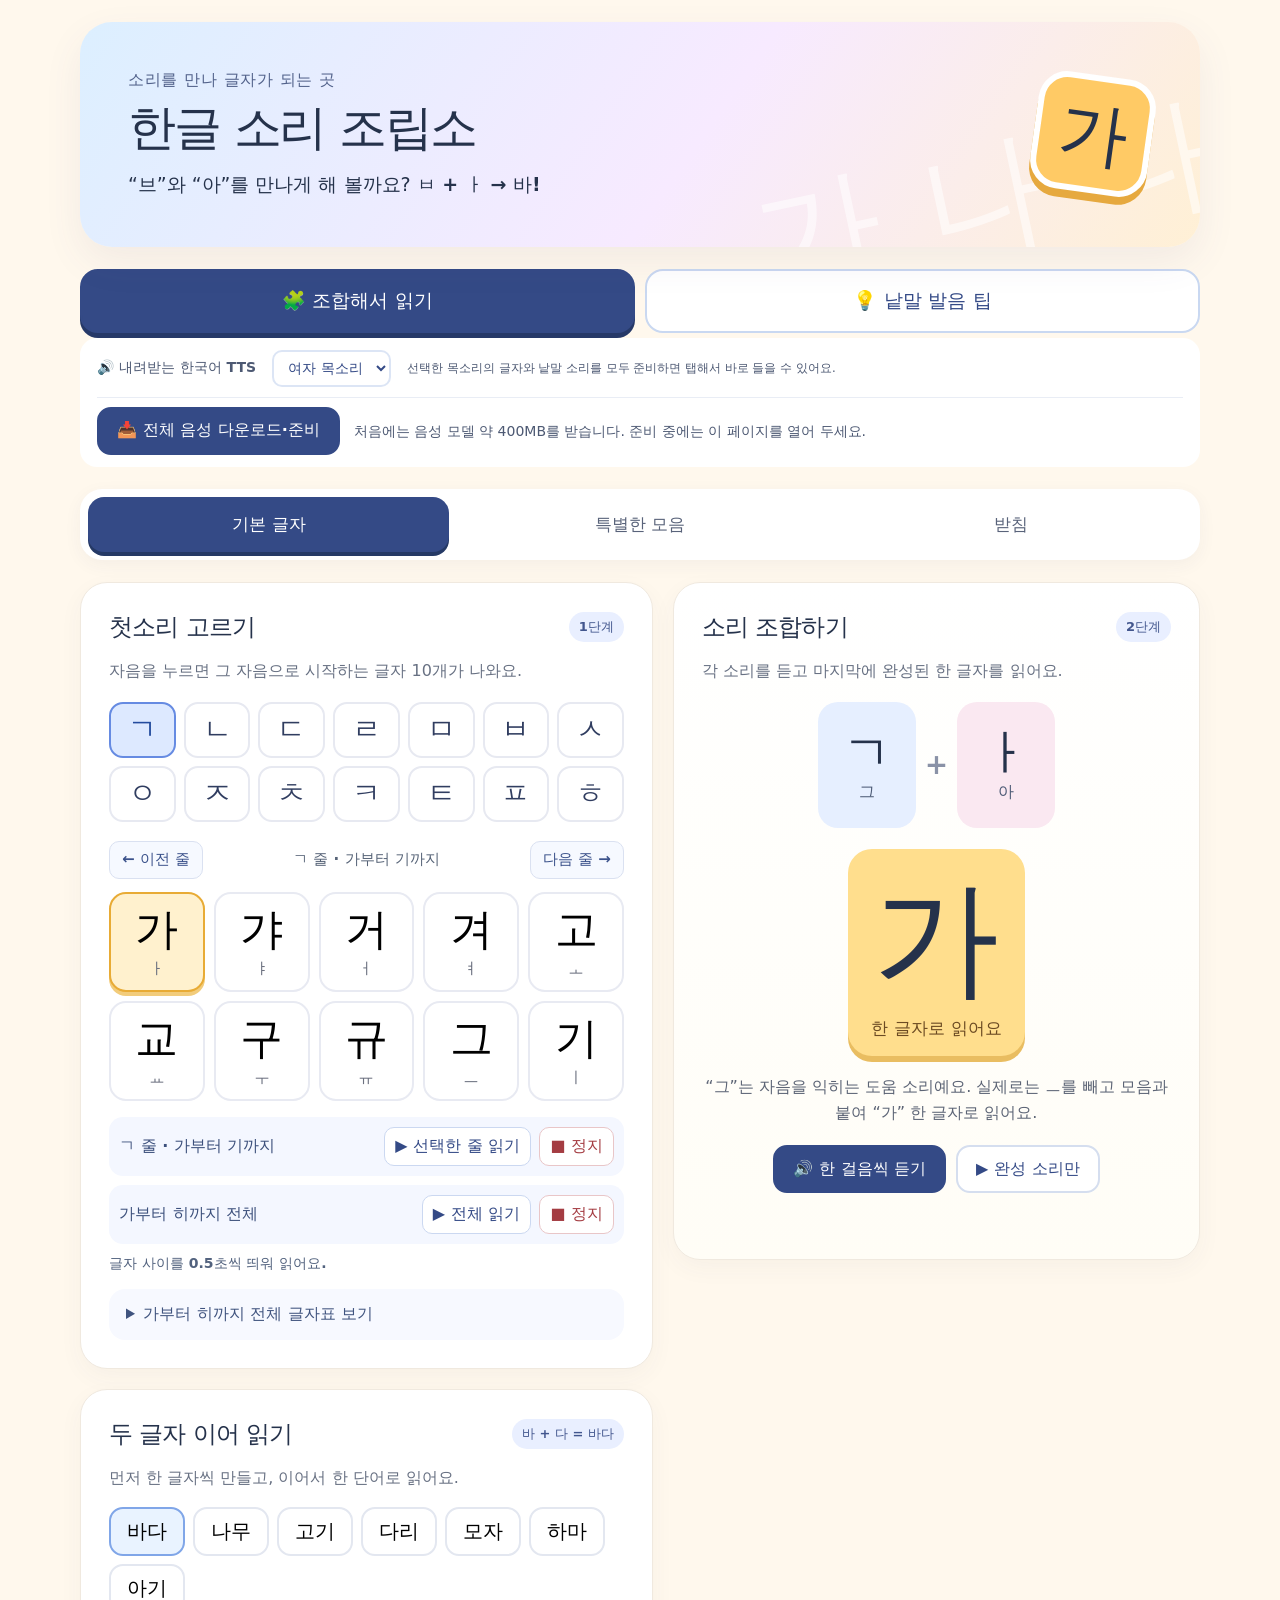
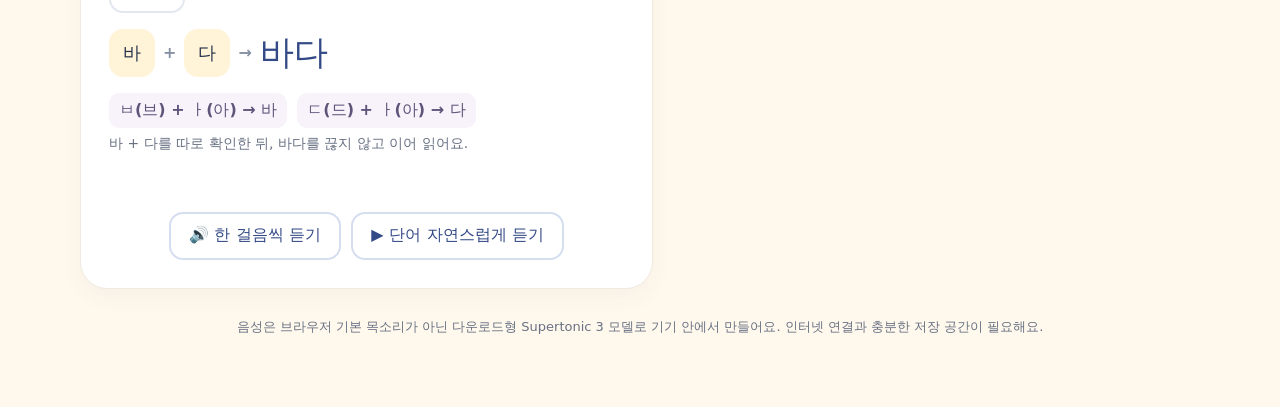
<file: First_Hangul.html>
<!doctype html>
<html lang="ko">
<head>
  <meta charset="utf-8">
  <meta name="viewport" content="width=device-width, initial-scale=1">
  <meta name="theme-color" content="#fff8ed">
  <title>한글 소리 조립소</title>
  <style>
    :root {
      font-family: "Malgun Gothic", "Apple SD Gothic Neo", system-ui, sans-serif;
      color: #25324b;
      background: #fff8ed;
      font-synthesis: none;
    }
    * { box-sizing: border-box; }
    body { margin: 0; min-width: 320px; }
    button { font: inherit; cursor: pointer; }
    button:focus-visible, summary:focus-visible { outline: 4px solid #2975dd; outline-offset: 3px; }
    button:disabled { cursor: not-allowed; opacity: .55; }
    .shell { width: min(1120px, calc(100% - 32px)); margin: 0 auto; padding: 22px 0 70px; }
    .hero { position: relative; overflow: hidden; display: flex; justify-content: space-between; gap: 22px; align-items: center; padding: clamp(24px, 5vw, 48px); border-radius: 32px; background: linear-gradient(125deg,#dcefff 0%,#f7eaff 55%,#fff0d5 100%); box-shadow: 0 15px 38px #584f7a14; }
    .hero::after { content: "가 나 다"; position: absolute; right: -18px; bottom: -35px; font-weight: 900; font-size: clamp(58px,10vw,126px); color: #ffffff8a; transform: rotate(-12deg); pointer-events: none; white-space: nowrap; }
    .hero-copy { position: relative; z-index: 1; }
    .eyebrow { margin: 0 0 8px; color: #52628b; font-weight: 800; letter-spacing: .04em; }
    h1 { margin: 0; font-size: clamp(30px, 5vw, 48px); line-height: 1.2; letter-spacing: -.05em; }
    .intro { margin: 12px 0 0; font-size: clamp(16px,2.2vw,19px); line-height: 1.6; }
    .hero-mark { z-index: 1; flex: none; display: grid; place-items: center; width: 118px; height: 118px; border: 6px solid white; border-radius: 29px; background: #ffca65; transform: rotate(8deg); font-size: 69px; font-weight: 900; box-shadow: 0 8px 0 #e6a93f; }
    .tabs { display: flex; gap: 10px; margin: 22px 0; padding: 8px; border-radius: 22px; background: #fff; box-shadow: 0 5px 18px #343a5c0d; }
    .tab { flex: 1; min-height: 55px; border: 0; border-radius: 16px; background: transparent; color: #59637a; font-size: 17px; font-weight: 800; }
    .tab[aria-selected="true"] { background: #344a86; color: white; box-shadow: 0 4px 0 #253965; }
    .main-tabs { display: flex; gap: 10px; margin: 22px 0 12px; }
    .main-tab { flex: 1; min-height: 64px; border: 2px solid #c9d8f1; border-radius: 18px; background: #fff; color: #344a86; font-size: 19px; font-weight: 900; }
    .main-tab[aria-selected="true"] { border-color: #344a86; background: #344a86; color: #fff; box-shadow: 0 5px 0 #263968; }
    .main-panel[hidden] { display: none; }
    .voice-bar { display: flex; align-items: center; flex-wrap: wrap; gap: 10px 16px; margin: -7px 0 22px; padding: 12px 17px; border-radius: 17px; background: #fff; color: #4d5973; font-size: 14px; }
    .voice-bar label { font-weight: 800; }
    .voice-bar select { min-height: 37px; padding: 4px 10px; border: 2px solid #dce5f5; border-radius: 10px; background: #fff; color: #344a86; font: inherit; font-weight: 800; }
    .voice-bar small { line-height: 1.5; }
    .prepare-box { display: flex; align-items: center; flex-wrap: wrap; gap: 9px 14px; width: 100%; padding-top: 9px; border-top: 1px solid #e9edf5; }
    .prepare-box progress { width: min(260px,100%); height: 15px; accent-color: #477dc9; }
    .prepare-box progress[hidden] { display: none; }
    .prepare-status { flex: 1 1 220px; margin: 0; line-height: 1.45; }
    .panel[hidden] { display: none; }
    .layout { display: grid; grid-template-columns: minmax(0,1fr) minmax(310px,.92fr); align-items: start; gap: 20px; }
    .stack { display: grid; gap: 20px; }
    .card { min-width: 0; padding: clamp(20px,3vw,28px); border: 1px solid #f0e9df; border-radius: 27px; background: #fff; box-shadow: 0 8px 25px #3e41560b; }
    .card h2 { margin: 0; font-size: 24px; letter-spacing: -.04em; }
    .card h3 { margin: 0; font-size: 19px; }
    .small { margin: 8px 0 0; color: #687183; line-height: 1.55; }
    .section-head { display: flex; align-items: center; justify-content: space-between; gap: 12px; margin-bottom: 16px; }
    .step-tag { display: inline-block; padding: 6px 10px; border-radius: 999px; background: #e9efff; color: #42568e; font-size: 13px; font-weight: 800; white-space: nowrap; }
    .letter-picks { display: grid; grid-template-columns: repeat(7,minmax(0,1fr)); gap: 8px; margin-top: 18px; }
    .pick { min-height: 56px; padding: 4px; border: 2px solid #e7e9f1; border-radius: 14px; background: #fff; color: #303d60; font-size: 29px; font-weight: 800; line-height: 1; }
    .pick:hover, .syllable:hover, .word-button:hover, .sample:hover { border-color: #7f9fec; transform: translateY(-2px); }
    .pick[aria-pressed="true"] { background: #dde9ff; border-color: #668be2; color: #244c9e; }
    .row-nav { display: flex; justify-content: space-between; align-items: center; gap: 8px; margin: 19px 0 13px; font-size: 15px; color: #566377; }
    .small-button { min-height: 38px; padding: 6px 12px; border: 1px solid #dae1f1; border-radius: 10px; background: #f6f9ff; color: #3b528b; font-weight: 800; }
    .small-button:hover { background: #e9f0ff; }
    .syllables { display: grid; grid-template-columns: repeat(5,minmax(0,1fr)); gap: 9px; }
    .syllable { min-height: 100px; padding: 10px 4px; border: 2px solid #e8eaf2; border-radius: 17px; background: #fff; transition: transform .16s, border-color .16s; }
    .syllable[aria-pressed="true"] { background: #fff1ce; border-color: #e8ab35; box-shadow: 0 4px 0 #f2cc7b; }
    .syllable .big { display: block; font-size: clamp(30px,4vw,43px); font-weight: 900; line-height: 1.2; }
    .syllable .minor { display: block; margin-top: 3px; font-size: 16px; color: #6c7180; font-weight: 800; }
    .read-controls { display: grid; gap: 9px; margin-top: 16px; }
    .read-control { display: flex; align-items: center; flex-wrap: wrap; gap: 8px; padding: 10px; border-radius: 14px; background: #f4f7ff; }
    .read-control strong { flex: 1 1 170px; color: #3c507c; }
    .read-control button { min-height: 39px; padding: 7px 10px; border: 1px solid #cbd8f1; border-radius: 10px; background: #fff; color: #344a86; font-weight: 800; }
    .read-control button:hover { background: #e5eeff; }
    .read-control .stop-reading { color: #a43c42; border-color: #e9c6c8; }
    .read-status { margin: 2px 0 0; color: #52627e; font-size: 14px; font-weight: 700; }
    .lesson-card { background: linear-gradient(180deg,#fff 0%,#fffdf6 100%); }
    .formula { display: flex; align-items: center; justify-content: center; flex-wrap: wrap; gap: 9px; margin-top: 18px; }
    .sound-part { width: 98px; min-height: 126px; display: grid; align-content: center; justify-items: center; gap: 3px; padding: 10px 5px; border-radius: 20px; background: #e6efff; border: 3px solid transparent; text-align: center; }
    .sound-part.vowel { background: #fae8f1; }
    .sound-part.final { background: #e2f6ed; }
    .sound-part.active { border-color: #ffae43; transform: scale(1.045); }
    .sound-part .jamo { font-size: 48px; line-height: 1.1; font-weight: 900; }
    .sound-part .hint { font-size: 16px; color: #4d5b76; font-weight: 700; }
    .operator { font-size: 28px; font-weight: 900; color: #8a92a7; }
    .result { display: grid; justify-items: center; margin: 21px auto 0; padding: 8px 20px 13px; width: max-content; min-width: 170px; border: 3px solid transparent; border-radius: 24px; background: #ffde8d; box-shadow: 0 6px 0 #e9bd61; }
    .result.active { border-color: #ec8d39; transform: scale(1.035); }
    .result .glyph { font-size: clamp(82px,12vw,126px); font-weight: 900; line-height: 1.25; }
    .result .caption { font-size: 17px; font-weight: 800; color: #6c4b23; }
    .explain { margin: 18px 0 0; color: #5c6475; line-height: 1.6; text-align: center; }
    .listen-actions { display: flex; flex-wrap: wrap; justify-content: center; gap: 10px; margin-top: 20px; }
    .primary, .secondary { min-height: 48px; padding: 10px 18px; border-radius: 14px; font-size: 16px; font-weight: 800; }
    .primary { border: 2px solid #344a86; background: #344a86; color: #fff; }
    .primary:hover { background: #263c76; }
    .secondary { border: 2px solid #d5deef; background: #fff; color: #344a86; }
    .secondary:hover { background: #f2f5ff; }
    .status { min-height: 24px; margin: 14px 0 0; color: #52627e; font-weight: 700; text-align: center; }
    .info-note { margin-top: 17px; padding: 14px 16px; border-radius: 15px; background: #f6f8fd; color: #536078; font-size: 14px; line-height: 1.6; }
    .info-note strong { color: #344a86; }
    .word-grid { display: flex; flex-wrap: wrap; gap: 8px; margin-top: 16px; }
    .word-button { min-height: 49px; padding: 8px 16px; border: 2px solid #e3e7f0; border-radius: 14px; background: #fff; font-size: 20px; font-weight: 900; }
    .word-button[aria-pressed="true"] { background: #e9f3ff; border-color: #80a6e8; }
    .word-steps { display: flex; flex-wrap: wrap; align-items: center; gap: 8px; margin: 16px 0; }
    .word-step { padding: 12px 14px; border-radius: 14px; background: #fff4d8; font-size: 18px; font-weight: 800; }
    .word-arrow { color: #8690a3; font-weight: 900; }
    .word-result { font-size: 34px; font-weight: 900; color: #344a86; }
    .word-help { margin: 5px 0 0; color: #687183; font-size: 14px; line-height: 1.5; }
    .mini-formula { display: flex; flex-wrap: wrap; gap: 10px; margin-top: 12px; }
    .mini-formula span { padding: 7px 10px; border-radius: 10px; background: #f8f2fa; color: #5d547a; font-weight: 800; }
    .samples { display: grid; grid-template-columns: repeat(7,minmax(0,1fr)); gap: 8px; margin-top: 17px; }
    .sample { min-height: 82px; border: 2px solid #e4e8f0; border-radius: 15px; background: #fff; }
    .sample[aria-pressed="true"] { border-color: #62ae87; background: #e4f7eb; }
    .sample strong { display: block; font-size: 29px; }
    .sample span { font-size: 14px; color: #5f6878; font-weight: 800; }
    .coda-choice { display: grid; grid-template-columns: repeat(7,minmax(0,1fr)); gap: 8px; margin-top: 15px; }
    .coda-choice .pick { min-height: 52px; }
    .coda-build { display: flex; flex-wrap: wrap; align-items: center; gap: 9px; margin-top: 16px; }
    .coda-build .small-button { font-size: 20px; min-width: 47px; }
    .coda-build .build-label { color: #647086; font-weight: 800; }
    .coda-chart { display: grid; grid-template-columns: repeat(4,minmax(0,1fr)); gap: 9px; margin-top: 15px; }
    .coda-chart .sample { min-height: 88px; }
    .coda-chart .sample strong { font-size: 25px; }
    .coda-chart .sample span { display: block; font-size: 13px; }
    .coda-grid { display: grid; grid-template-columns: repeat(4,minmax(0,1fr)); gap: 9px; margin-top: 15px; }
    .coda-tile { min-height: 84px; padding: 8px 4px; border: 2px solid #e4e8f0; border-radius: 14px; background: #fff; text-align: center; }
    .coda-tile:hover { border-color: #7f9fec; transform: translateY(-2px); }
    .coda-tile[aria-pressed="true"] { border-color: #5fad85; background: #e3f7eb; }
    .coda-tile[aria-pressed="true"] { box-shadow: inset 0 0 0 2px #273653; }
    .sound-g { --sound-bg: #e2efff; --sound-border: #79a9e7; }
    .sound-n { --sound-bg: #e3f5e8; --sound-border: #77bd8a; }
    .sound-d { --sound-bg: #ffe9e1; --sound-border: #e99b7e; }
    .sound-l { --sound-bg: #efe8ff; --sound-border: #a78bd6; }
    .sound-m { --sound-bg: #fff3cf; --sound-border: #d9bb63; }
    .sound-b { --sound-bg: #def4f2; --sound-border: #75bbb7; }
    .sound-ng { --sound-bg: #ffe8f1; --sound-border: #d78dab; }
    .coda-tile[class*="sound-"], .sound-key[class*="sound-"] { background: var(--sound-bg); border-color: var(--sound-border); }
    .sound-key { display: inline-flex; align-items: center; gap: 5px; padding: 6px 9px; border: 2px solid; border-radius: 999px; font-size: 13px; font-weight: 800; white-space: nowrap; }
    .sound-legend { display: flex; flex-wrap: wrap; gap: 7px; margin-top: 15px; }
    .coda-tile strong { display: block; font-size: 30px; line-height: 1.2; }
    .coda-tile span { display: block; overflow: hidden; text-overflow: ellipsis; white-space: nowrap; font-size: 14px; color: #5f6878; font-weight: 700; }
    .coda-subheading { margin: 23px 0 0; font-size: 18px; }
    .coda-sound { margin: 16px 0 0; padding: 15px; border: 2px solid var(--sound-border); border-radius: 15px; background: var(--sound-bg); text-align: center; font-weight: 800; line-height: 1.5; }
    .coda-example { margin-top: 18px; text-align: center; }
    .coda-example strong { display: block; font-size: 38px; color: #344a86; }
    .coda-example span { display: block; margin-top: 4px; font-size: 17px; color: #5b6680; }
    .sound-key { cursor: pointer; }
    .sound-key[aria-pressed="true"] { outline: 3px solid #263653; outline-offset: 2px; }
    .coda-tile.is-dimmed { opacity: .25; filter: grayscale(.65); }
    .coda-tile.is-dimmed:hover, .coda-tile.is-dimmed:focus-visible { opacity: .7; }
    .tips-intro { max-width: 780px; margin: 4px 0 24px; color: #5f6a80; font-size: 16px; line-height: 1.6; }
    .tip-grid { display: grid; grid-template-columns: repeat(3,minmax(0,1fr)); gap: 12px; }
    .tip-card { min-width: 0; padding: 17px; border: 2px solid #e5eaf2; border-radius: 17px; background: #fff; }
    .tip-card h3 { margin: 0 0 6px; font-size: 24px; }
    .tip-card .tip-word { padding: 0; border: 0; background: none; color: inherit; font: inherit; font-weight: inherit; text-align: left; }
    .tip-card .tip-word:hover { color: #345fbb; text-decoration: underline; }
    .tip-card .tip-spoken { margin: 0 0 8px; color: #445d92; font-weight: 800; }
    .tip-card p:last-of-type { margin: 0 0 13px; color: #586378; font-size: 14px; line-height: 1.6; }
    .tip-card button { min-height: 37px; padding: 6px 11px; border: 1px solid #cfdbef; border-radius: 10px; background: #f5f8ff; color: #344a86; font-weight: 800; }
    .tip-card button:hover { background: #e7efff; }
    .rule-grid { display: grid; grid-template-columns: repeat(3,minmax(0,1fr)); gap: 10px; }
    .rule { padding: 15px; border-radius: 16px; background: #f4f7ff; line-height: 1.55; }
    .rule strong { display: block; margin-bottom: 5px; color: #354d83; }
    details { margin-top: 16px; border-radius: 16px; background: #f7f9ff; }
    summary { padding: 15px 17px; color: #40547f; font-weight: 800; cursor: pointer; }
    .table-wrap { max-height: 400px; overflow: auto; padding: 0 14px 14px; }
    table { border-collapse: separate; border-spacing: 4px; min-width: 670px; width: 100%; text-align: center; }
    th { position: sticky; top: 0; padding: 7px 4px; background: #e7efff; border-radius: 8px; }
    th:first-child { left: 0; z-index: 2; }
    td button { width: 100%; padding: 8px 4px; border: 0; border-radius: 8px; background: white; font-size: 20px; font-weight: 800; }
    td button:hover { background: #ffefc8; }
    .footer { margin: 28px 0 0; color: #687183; font-size: 13px; line-height: 1.6; text-align: center; }
    @media (max-width: 800px) {
      .layout { grid-template-columns: 1fr; }
      .hero-mark { width: 84px; height: 84px; font-size: 51px; }
      .samples, .coda-choice { grid-template-columns: repeat(4,minmax(0,1fr)); }
      .tip-grid, .rule-grid { grid-template-columns: repeat(2,minmax(0,1fr)); }
    }
    @media (max-width: 520px) {
      .shell { width: min(100% - 20px, 1120px); padding-top: 10px; }
      .hero { border-radius: 23px; padding: 22px; }
      .hero-mark { display: none; }
      .tabs { gap: 3px; padding: 5px; }
      .tab { min-height: 52px; padding: 4px 3px; font-size: 14px; }
      .main-tab { min-height: 55px; font-size: 16px; }
      .tip-grid, .rule-grid { grid-template-columns: 1fr; }
      .card { padding: 18px; border-radius: 21px; }
      .card h2 { font-size: 21px; }
      .letter-picks { grid-template-columns: repeat(7,minmax(0,1fr)); gap: 5px; }
      .pick { min-height: 47px; font-size: 24px; border-radius: 10px; }
      .syllables { gap: 5px; }
      .syllable { min-height: 78px; border-radius: 12px; }
      .syllable .big { font-size: 31px; }
      .syllable .minor { font-size: 13px; }
      .sound-part { width: 80px; min-height: 104px; border-radius: 15px; }
      .sound-part .jamo { font-size: 39px; }
      .sound-part .hint { font-size: 13px; }
      .operator { font-size: 22px; }
      .samples { grid-template-columns: repeat(4,minmax(0,1fr)); }
      .coda-grid { grid-template-columns: repeat(4,minmax(0,1fr)); gap: 5px; }
      .coda-tile { min-height: 76px; }
      .coda-tile strong { font-size: 25px; }
      .coda-tile span { font-size: 11px; }
    }
    @media (prefers-reduced-motion: reduce) { * { scroll-behavior: auto !important; transition: none !important; } }
  </style>
</head>
<body>
  <div class="shell">
    <header class="hero">
      <div class="hero-copy">
        <p class="eyebrow">소리를 만나 글자가 되는 곳</p>
        <h1>한글 소리 조립소</h1>
        <p class="intro">“브”와 “아”를 만나게 해 볼까요? <strong>ㅂ + ㅏ → 바!</strong></p>
      </div>
      <div class="hero-mark" aria-hidden="true">가</div>
    </header>

    <nav class="main-tabs" role="tablist" aria-label="큰 학습 메뉴">
      <button type="button" class="main-tab" id="main-tab-learning" role="tab" aria-controls="main-panel-learning" aria-selected="true" tabindex="0" data-main="learning">🧩 조합해서 읽기</button>
      <button type="button" class="main-tab" id="main-tab-tips" role="tab" aria-controls="main-panel-tips" aria-selected="false" tabindex="-1" data-main="tips">💡 낱말 발음 팁</button>
    </nav>
    <div class="voice-bar">
      <label for="voice-choice">🔊 내려받는 한국어 TTS</label>
      <select id="voice-choice" aria-label="TTS 목소리"><option value="F1">여자 목소리</option><option value="M1">남자 목소리</option></select>
      <small>선택한 목소리의 글자와 낱말 소리를 모두 준비하면 탭해서 바로 들을 수 있어요.</small>
      <div class="prepare-box">
        <button type="button" class="primary" id="prepare-audio">📥 전체 음성 다운로드·준비</button>
        <progress id="prepare-progress" value="0" max="1" hidden></progress>
        <p class="prepare-status" id="prepare-status" role="status">처음에는 음성 모델 약 400MB를 받습니다. 준비 중에는 이 페이지를 열어 두세요.</p>
      </div>
    </div>

    <main>
      <section class="main-panel" id="main-panel-learning" role="tabpanel" aria-labelledby="main-tab-learning">
      <nav class="tabs" id="lesson-tabs" role="tablist" aria-label="조합 읽기 주제">
        <button type="button" class="tab" id="tab-basic" role="tab" aria-controls="panel-basic" aria-selected="true" tabindex="0" data-tab="basic">기본 글자</button>
        <button type="button" class="tab" id="tab-special" role="tab" aria-controls="panel-special" aria-selected="false" tabindex="-1" data-tab="special">특별한 모음</button>
        <button type="button" class="tab" id="tab-coda" role="tab" aria-controls="panel-coda" aria-selected="false" tabindex="-1" data-tab="coda">받침</button>
      </nav>
      <div id="learning-panels">
      <section class="panel" id="panel-basic" role="tabpanel" aria-labelledby="tab-basic">
        <div class="layout">
          <div class="stack">
            <div class="card">
              <div class="section-head"><h2>첫소리 고르기</h2><span class="step-tag">1단계</span></div>
              <p class="small">자음을 누르면 그 자음으로 시작하는 글자 10개가 나와요.</p>
              <div class="letter-picks" id="basic-consonants" aria-label="기본 자음 고르기"></div>
              <div class="row-nav">
                <button type="button" class="small-button" id="previous-row" aria-label="이전 자음 줄">← 이전 줄</button>
                <strong id="row-title" aria-live="polite"></strong>
                <button type="button" class="small-button" id="next-row" aria-label="다음 자음 줄">다음 줄 →</button>
              </div>
              <div class="syllables" id="basic-syllables" aria-label="기본 모음으로 만든 글자"></div>
              <div class="read-controls">
                <div class="read-control"><strong id="basic-row-label">ㄱ 줄 읽기</strong><button type="button" id="basic-read-row">▶ 선택한 줄 읽기</button><button type="button" class="stop-reading" id="basic-stop-row">■ 정지</button></div>
                <div class="read-control"><strong>가부터 히까지 전체</strong><button type="button" id="basic-read-all">▶ 전체 읽기</button><button type="button" class="stop-reading" id="basic-stop-all">■ 정지</button></div>
                <p class="read-status" id="basic-reading-status" role="status">글자 사이를 0.5초씩 띄워 읽어요.</p>
              </div>
              <details>
                <summary>가부터 히까지 전체 글자표 보기</summary>
                <div class="table-wrap" id="full-table"></div>
              </details>
            </div>
            <div class="card">
              <div class="section-head"><h2>두 글자 이어 읽기</h2><span class="step-tag">바 + 다 = 바다</span></div>
              <p class="small">먼저 한 글자씩 만들고, 이어서 한 단어로 읽어요.</p>
              <div class="word-grid" id="word-picks"></div>
              <div id="word-lesson"></div>
              <div class="listen-actions"><button type="button" class="secondary" id="hear-word">🔊 한 걸음씩 듣기</button><button type="button" class="secondary" id="hear-whole-word">▶ 단어 자연스럽게 듣기</button></div>
            </div>
          </div>
          <div class="card lesson-card" id="basic-lesson"></div>
        </div>
      </section>

      <section class="panel" id="panel-special" role="tabpanel" aria-labelledby="tab-special" hidden>
        <div class="layout">
          <div class="stack">
            <div class="card">
              <div class="section-head"><h2>특별한 모음 만나기</h2><span class="step-tag">11개</span></div>
              <p class="small">ㅐ·ㅔ부터 ㅘ·ㅢ까지, 모양을 보고 소리를 들으며 익혀요.</p>
              <div class="syllables" id="special-syllables" aria-label="특별한 모음으로 만든 글자"></div>
              <div class="read-controls">
                <div class="read-control"><strong id="special-row-label">ㅇ 줄 읽기</strong><button type="button" id="special-read-row">▶ 선택한 줄 읽기</button><button type="button" class="stop-reading" id="special-stop-row">■ 정지</button></div>
                <div class="read-control"><strong>애부터 희까지 전체</strong><button type="button" id="special-read-all">▶ 전체 읽기</button><button type="button" class="stop-reading" id="special-stop-all">■ 정지</button></div>
                <p class="read-status" id="special-reading-status" role="status">글자 사이를 0.5초씩 띄워 읽어요.</p>
              </div>
            </div>
            <div class="card">
              <h2>첫소리를 바꿔 볼까요?</h2>
              <p class="small">같은 모음도 앞에 오는 자음을 바꾸면 다른 글자가 돼요.</p>
              <div class="letter-picks" id="special-consonants" aria-label="특별한 모음에 붙일 자음"></div>
            </div>
          </div>
          <div class="card lesson-card" id="special-lesson"></div>
        </div>
      </section>

      <section class="panel" id="panel-coda" role="tabpanel" aria-labelledby="tab-coda" hidden>
        <div class="layout">
          <div class="stack">
            <div class="card">
              <div class="section-head"><h2>받침 글자 27개</h2><span class="step-tag" id="sound-filter-status">모두 보기</span></div>
              <p class="small">받침은 적는 모양이 27개예요. 같은 색은 같은 대표 끝소리로 읽어요.</p>
              <div class="sound-legend" id="sound-legend" aria-label="받침 끝소리 색깔 안내"></div>
              <h3 class="coda-subheading">홑받침 16개</h3>
              <div class="coda-grid" id="single-codas" aria-label="홑받침 16개"></div>
              <h3 class="coda-subheading">겹받침 11개</h3>
              <div class="coda-grid" id="double-codas" aria-label="겹받침 11개"></div>
            </div>
            <div class="card">
              <h2>받침은 낱말 속에서 읽어요</h2>
              <p class="small">글자 끝에서는 대표 소리 7개로 줄어들고, 다음 글자에 따라 발음이 바뀌기도 해요.</p>
              <div class="info-note">예: <strong>닭</strong>은 혼자 읽으면 [닥], <strong>닭이</strong>는 [달기]예요. 오른쪽의 ‘악’ 같은 글자는 끝소리를 연습하는 도움 글자예요.</div>
            </div>
          </div>
          <div class="card lesson-card" id="coda-lesson"></div>
        </div>
      </section>
      </div>
      </section>
      <section class="main-panel" id="main-panel-tips" role="tabpanel" aria-labelledby="main-tab-tips" hidden>
        <div class="card">
          <h2>읽을 때 기억할 쉬운 방법</h2>
          <p class="tips-intro">글자를 천천히 살펴본 뒤, 낱말 전체는 끊지 않고 한 번에 읽어요.</p>
          <p class="status" id="tips-status" role="status"></p>
          <div class="rule-grid" id="reading-rules"></div>
        </div>
        <div class="card" style="margin-top:20px">
          <div class="section-head"><h2>두 글자 낱말 7개</h2><span class="step-tag">기본 글자</span></div>
          <div class="tip-grid" id="word-tips"></div>
        </div>
        <div class="card" style="margin-top:20px">
          <div class="section-head"><h2>받침 낱말 27개</h2><span class="step-tag">홑·겹받침</span></div>
          <div class="tip-grid" id="coda-tips"></div>
        </div>
      </section>
    </main>
    <p class="footer">음성은 브라우저 기본 목소리가 아닌 다운로드형 Supertonic 3 모델로 기기 안에서 만들어요. 인터넷 연결과 충분한 저장 공간이 필요해요.</p>
  </div>

  <script>
    'use strict';
// The same pinned Supertonic 3 engine used by MyStorybook.html.
// The build embeds its MIT-licensed browser helper at the marker below.
const HangulVoice = (() => {
  function workerMain() {
    /* MIT License

Copyright (c) 2025 Supertone Inc.

Permission is hereby granted, free of charge, to any person obtaining a copy
of this software and associated documentation files (the "Software"), to deal
in the Software without restriction, including without limitation the rights
to use, copy, modify, merge, publish, distribute, sublicense, and/or sell
copies of the Software, and to permit persons to whom the Software is
furnished to do so, subject to the following conditions:

The above copyright notice and this permission notice shall be included in all
copies or substantial portions of the Software.

THE SOFTWARE IS PROVIDED "AS IS", WITHOUT WARRANTY OF ANY KIND, EXPRESS OR
IMPLIED, INCLUDING BUT NOT LIMITED TO THE WARRANTIES OF MERCHANTABILITY,
FITNESS FOR A PARTICULAR PURPOSE AND NONINFRINGEMENT. IN NO EVENT SHALL THE
AUTHORS OR COPYRIGHT HOLDERS BE LIABLE FOR ANY CLAIM, DAMAGES OR OTHER
LIABILITY, WHETHER IN AN ACTION OF CONTRACT, TORT OR OTHERWISE, ARISING FROM,
OUT OF OR IN CONNECTION WITH THE SOFTWARE OR THE USE OR OTHER DEALINGS IN THE
SOFTWARE. */

// Available languages for multilingual TTS
const AVAILABLE_LANGS = ['en', 'ko', 'ja', 'ar', 'bg', 'cs', 'da', 'de', 'el', 'es', 'et', 'fi', 'fr', 'hi', 'hr', 'hu', 'id', 'it', 'lt', 'lv', 'nl', 'pl', 'pt', 'ro', 'ru', 'sk', 'sl', 'sv', 'tr', 'uk', 'vi', 'na'];

function isValidLang(lang) {
    return AVAILABLE_LANGS.includes(lang);
}

/**
 * Unicode Text Processor
 */
class UnicodeProcessor {
    constructor(indexer) {
        this.indexer = indexer;
    }

    call(textList, langList) {
        const processedTexts = textList.map((text, i) => this.preprocessText(text, langList[i]));
        
        const textIdsLengths = processedTexts.map(text => text.length);
        const maxLen = Math.max(...textIdsLengths);
        
        const textIds = processedTexts.map(text => {
            const row = new Array(maxLen).fill(0);
            for (let j = 0; j < text.length; j++) {
                const codePoint = text.codePointAt(j);
                row[j] = (codePoint < this.indexer.length) ? this.indexer[codePoint] : -1;
            }
            return row;
        });
        
        const textMask = this.getTextMask(textIdsLengths);
        return { textIds, textMask };
    }

    preprocessText(text, lang) {
        // TODO: Need advanced normalizer for better performance
        text = text.normalize('NFKD');

        // Remove emojis (wide Unicode range)
        const emojiPattern = /[\u{1F600}-\u{1F64F}\u{1F300}-\u{1F5FF}\u{1F680}-\u{1F6FF}\u{1F700}-\u{1F77F}\u{1F780}-\u{1F7FF}\u{1F800}-\u{1F8FF}\u{1F900}-\u{1F9FF}\u{1FA00}-\u{1FA6F}\u{1FA70}-\u{1FAFF}\u{2600}-\u{26FF}\u{2700}-\u{27BF}\u{1F1E6}-\u{1F1FF}]+/gu;
        text = text.replace(emojiPattern, '');

        // Replace various dashes and symbols
        const replacements = {
            '–': '-',
            '‑': '-',
            '—': '-',
            '_': ' ',
            '\u201C': '"',  // left double quote "
            '\u201D': '"',  // right double quote "
            '\u2018': "'",  // left single quote '
            '\u2019': "'",  // right single quote '
            '´': "'",
            '`': "'",
            '[': ' ',
            ']': ' ',
            '|': ' ',
            '/': ' ',
            '#': ' ',
            '→': ' ',
            '←': ' ',
        };
        for (const [k, v] of Object.entries(replacements)) {
            text = text.replaceAll(k, v);
        }

        // Remove special symbols
        text = text.replace(/[♥☆♡©\\]/g, '');

        // Replace known expressions
        const exprReplacements = {
            '@': ' at ',
            'e.g.,': 'for example, ',
            'i.e.,': 'that is, ',
        };
        for (const [k, v] of Object.entries(exprReplacements)) {
            text = text.replaceAll(k, v);
        }

        // Fix spacing around punctuation
        text = text.replace(/ ,/g, ',');
        text = text.replace(/ \./g, '.');
        text = text.replace(/ !/g, '!');
        text = text.replace(/ \?/g, '?');
        text = text.replace(/ ;/g, ';');
        text = text.replace(/ :/g, ':');
        text = text.replace(/ '/g, "'");

        // Remove duplicate quotes
        while (text.includes('""')) {
            text = text.replace('""', '"');
        }
        while (text.includes("''")) {
            text = text.replace("''", "'");
        }
        while (text.includes('``')) {
            text = text.replace('``', '`');
        }

        // Remove extra spaces
        text = text.replace(/\s+/g, ' ').trim();

        // If text doesn't end with punctuation, quotes, or closing brackets, add a period
        if (!/[.!?;:,'\"')\]}…。」』】〉》›»]$/.test(text)) {
            text += '.';
        }

        // Validate language
        if (!isValidLang(lang)) {
            throw new Error(`Invalid language: ${lang}. Available: ${AVAILABLE_LANGS.join(', ')}`);
        }

        // Wrap text with language tags
        text = `<${lang}>${text}</${lang}>`;

        return text;
    }

    getTextMask(textIdsLengths) {
        const maxLen = Math.max(...textIdsLengths);
        return this.lengthToMask(textIdsLengths, maxLen);
    }

    lengthToMask(lengths, maxLen = null) {
        const actualMaxLen = maxLen || Math.max(...lengths);
        return lengths.map(len => {
            const row = new Array(actualMaxLen).fill(0.0);
            for (let j = 0; j < Math.min(len, actualMaxLen); j++) {
                row[j] = 1.0;
            }
            return [row];
        });
    }
}

/**
 * Style class to hold TTL and DP tensors
 */
class Style {
    constructor(ttlTensor, dpTensor) {
        this.ttl = ttlTensor;
        this.dp = dpTensor;
    }
}

/**
 * Text-to-Speech class
 */
class TextToSpeech {
    constructor(cfgs, textProcessor, dpOrt, textEncOrt, vectorEstOrt, vocoderOrt) {
        this.cfgs = cfgs;
        this.textProcessor = textProcessor;
        this.dpOrt = dpOrt;
        this.textEncOrt = textEncOrt;
        this.vectorEstOrt = vectorEstOrt;
        this.vocoderOrt = vocoderOrt;
        this.sampleRate = cfgs.ae.sample_rate;
    }

    async _infer(textList, langList, style, totalStep, speed = 1.05, progressCallback = null) {
        const bsz = textList.length;
        
        // Process text
        const { textIds, textMask } = this.textProcessor.call(textList, langList);
        
        const textIdsFlat = new BigInt64Array(textIds.flat().map(x => BigInt(x)));
        const textIdsShape = [bsz, textIds[0].length];
        const textIdsTensor = new ort.Tensor('int64', textIdsFlat, textIdsShape);
        
        const textMaskFlat = new Float32Array(textMask.flat(2));
        const textMaskShape = [bsz, 1, textMask[0][0].length];
        const textMaskTensor = new ort.Tensor('float32', textMaskFlat, textMaskShape);
        
        // Predict duration
        const dpOutputs = await this.dpOrt.run({
            text_ids: textIdsTensor,
            style_dp: style.dp,
            text_mask: textMaskTensor
        });
        const duration = Array.from(dpOutputs.duration.data);
        
        // Apply speed factor to duration
        for (let i = 0; i < duration.length; i++) {
            duration[i] /= speed;
        }
        
        // Encode text
        const textEncOutputs = await this.textEncOrt.run({
            text_ids: textIdsTensor,
            style_ttl: style.ttl,
            text_mask: textMaskTensor
        });
        const textEmb = textEncOutputs.text_emb;
        
        // Sample noisy latent
        let { xt, latentMask } = this.sampleNoisyLatent(
            duration,
            this.sampleRate,
            this.cfgs.ae.base_chunk_size,
            this.cfgs.ttl.chunk_compress_factor,
            this.cfgs.ttl.latent_dim
        );
        
        const latentMaskFlat = new Float32Array(latentMask.flat(2));
        const latentMaskShape = [bsz, 1, latentMask[0][0].length];
        const latentMaskTensor = new ort.Tensor('float32', latentMaskFlat, latentMaskShape);
        
        // Prepare constant arrays
        const totalStepArray = new Float32Array(bsz).fill(totalStep);
        const totalStepTensor = new ort.Tensor('float32', totalStepArray, [bsz]);
        
        // Denoising loop
        for (let step = 0; step < totalStep; step++) {
            if (progressCallback) {
                progressCallback(step + 1, totalStep);
            }
            
            const currentStepArray = new Float32Array(bsz).fill(step);
            const currentStepTensor = new ort.Tensor('float32', currentStepArray, [bsz]);
            
            const xtFlat = new Float32Array(xt.flat(2));
            const xtShape = [bsz, xt[0].length, xt[0][0].length];
            const xtTensor = new ort.Tensor('float32', xtFlat, xtShape);
            
            const vectorEstOutputs = await this.vectorEstOrt.run({
                noisy_latent: xtTensor,
                text_emb: textEmb,
                style_ttl: style.ttl,
                latent_mask: latentMaskTensor,
                text_mask: textMaskTensor,
                current_step: currentStepTensor,
                total_step: totalStepTensor
            });
            
            const denoised = Array.from(vectorEstOutputs.denoised_latent.data);
            
            // Reshape to 3D
            const latentDim = xt[0].length;
            const latentLen = xt[0][0].length;
            xt = [];
            let idx = 0;
            for (let b = 0; b < bsz; b++) {
                const batch = [];
                for (let d = 0; d < latentDim; d++) {
                    const row = [];
                    for (let t = 0; t < latentLen; t++) {
                        row.push(denoised[idx++]);
                    }
                    batch.push(row);
                }
                xt.push(batch);
            }
        }
        
        // Generate waveform
        const finalXtFlat = new Float32Array(xt.flat(2));
        const finalXtShape = [bsz, xt[0].length, xt[0][0].length];
        const finalXtTensor = new ort.Tensor('float32', finalXtFlat, finalXtShape);
        
        const vocoderOutputs = await this.vocoderOrt.run({
            latent: finalXtTensor
        });
        
        const wav = Array.from(vocoderOutputs.wav_tts.data);
        
        return { wav, duration };
    }

    async call(text, lang, style, totalStep, speed = 1.05, silenceDuration = 0.3, progressCallback = null) {
        if (style.ttl.dims[0] !== 1) {
            throw new Error('Single speaker text to speech only supports single style');
        }
        const maxLen = (lang === 'ko' || lang === 'ja') ? 120 : 300;
        const textList = chunkText(text, maxLen);
        const langList = new Array(textList.length).fill(lang);
        let wavCat = [];
        let durCat = 0;
        
        for (let i = 0; i < textList.length; i++) {
            const { wav, duration } = await this._infer([textList[i]], [langList[i]], style, totalStep, speed, progressCallback);
            
            if (wavCat.length === 0) {
                wavCat = wav;
                durCat = duration[0];
            } else {
                const silenceLen = Math.floor(silenceDuration * this.sampleRate);
                const silence = new Array(silenceLen).fill(0);
                wavCat = [...wavCat, ...silence, ...wav];
                durCat += duration[0] + silenceDuration;
            }
        }
        
        return { wav: wavCat, duration: [durCat] };
    }

    async batch(textList, langList, style, totalStep, speed = 1.05, progressCallback = null) {
        return await this._infer(textList, langList, style, totalStep, speed, progressCallback);
    }

    sampleNoisyLatent(duration, sampleRate, baseChunkSize, chunkCompress, latentDim) {
        const bsz = duration.length;
        const maxDur = Math.max(...duration);
        
        const wavLenMax = Math.floor(maxDur * sampleRate);
        const wavLengths = duration.map(d => Math.floor(d * sampleRate));
        
        const chunkSize = baseChunkSize * chunkCompress;
        const latentLen = Math.floor((wavLenMax + chunkSize - 1) / chunkSize);
        const latentDimVal = latentDim * chunkCompress;
        
        const xt = [];
        for (let b = 0; b < bsz; b++) {
            const batch = [];
            for (let d = 0; d < latentDimVal; d++) {
                const row = [];
                for (let t = 0; t < latentLen; t++) {
                    // Box-Muller transform
                    const u1 = Math.max(0.0001, Math.random());
                    const u2 = Math.random();
                    const val = Math.sqrt(-2.0 * Math.log(u1)) * Math.cos(2.0 * Math.PI * u2);
                    row.push(val);
                }
                batch.push(row);
            }
            xt.push(batch);
        }
        
        const latentLengths = wavLengths.map(len => Math.floor((len + chunkSize - 1) / chunkSize));
        const latentMask = this.lengthToMask(latentLengths, latentLen);
        
        // Apply mask
        for (let b = 0; b < bsz; b++) {
            for (let d = 0; d < latentDimVal; d++) {
                for (let t = 0; t < latentLen; t++) {
                    xt[b][d][t] *= latentMask[b][0][t];
                }
            }
        }
        
        return { xt, latentMask };
    }

    lengthToMask(lengths, maxLen = null) {
        const actualMaxLen = maxLen || Math.max(...lengths);
        return lengths.map(len => {
            const row = new Array(actualMaxLen).fill(0.0);
            for (let j = 0; j < Math.min(len, actualMaxLen); j++) {
                row[j] = 1.0;
            }
            return [row];
        });
    }
}

/**
 * Load voice style from JSON files
 */
async function loadVoiceStyle(voiceStylePaths, verbose = false) {
    const bsz = voiceStylePaths.length;
    
    // Read first file to get dimensions
    const firstResponse = await fetch(voiceStylePaths[0]);
    const firstStyle = await firstResponse.json();
    
    const ttlDims = firstStyle.style_ttl.dims;
    const dpDims = firstStyle.style_dp.dims;
    
    const ttlDim1 = ttlDims[1];
    const ttlDim2 = ttlDims[2];
    const dpDim1 = dpDims[1];
    const dpDim2 = dpDims[2];
    
    // Pre-allocate arrays with full batch size
    const ttlSize = bsz * ttlDim1 * ttlDim2;
    const dpSize = bsz * dpDim1 * dpDim2;
    const ttlFlat = new Float32Array(ttlSize);
    const dpFlat = new Float32Array(dpSize);
    
    // Fill in the data
    for (let i = 0; i < bsz; i++) {
        const response = await fetch(voiceStylePaths[i]);
        const voiceStyle = await response.json();
        
        // Flatten TTL data
        const ttlData = voiceStyle.style_ttl.data.flat(Infinity);
        const ttlOffset = i * ttlDim1 * ttlDim2;
        ttlFlat.set(ttlData, ttlOffset);
        
        // Flatten DP data
        const dpData = voiceStyle.style_dp.data.flat(Infinity);
        const dpOffset = i * dpDim1 * dpDim2;
        dpFlat.set(dpData, dpOffset);
    }
    
    const ttlShape = [bsz, ttlDim1, ttlDim2];
    const dpShape = [bsz, dpDim1, dpDim2];
    
    const ttlTensor = new ort.Tensor('float32', ttlFlat, ttlShape);
    const dpTensor = new ort.Tensor('float32', dpFlat, dpShape);
    
    if (verbose) {
        console.log(`Loaded ${bsz} voice styles`);
    }
    
    return new Style(ttlTensor, dpTensor);
}

/**
 * Load configuration from JSON
 */
async function loadCfgs(onnxDir) {
    const response = await fetch(`${onnxDir}/tts.json`);
    const cfgs = await response.json();
    return cfgs;
}

/**
 * Load text processor
 */
async function loadTextProcessor(onnxDir) {
    const response = await fetch(`${onnxDir}/unicode_indexer.json`);
    const indexer = await response.json();
    return new UnicodeProcessor(indexer);
}

/**
 * Load ONNX model
 */
async function loadOnnx(onnxPath, options) {
    const session = await ort.InferenceSession.create(onnxPath, options);
    return session;
}

/**
 * Load all TTS components
 */
async function loadTextToSpeech(onnxDir, sessionOptions = {}, progressCallback = null) {
    console.log('Using WebAssembly/WebGPU for inference');
    
    const cfgs = await loadCfgs(onnxDir);
    
    const dpPath = `${onnxDir}/duration_predictor.onnx`;
    const textEncPath = `${onnxDir}/text_encoder.onnx`;
    const vectorEstPath = `${onnxDir}/vector_estimator.onnx`;
    const vocoderPath = `${onnxDir}/vocoder.onnx`;
    
    const modelPaths = [
        { name: 'Duration Predictor', path: dpPath },
        { name: 'Text Encoder', path: textEncPath },
        { name: 'Vector Estimator', path: vectorEstPath },
        { name: 'Vocoder', path: vocoderPath }
    ];
    
    const sessions = [];
    for (let i = 0; i < modelPaths.length; i++) {
        if (progressCallback) {
            progressCallback(modelPaths[i].name, i + 1, modelPaths.length);
        }
        const session = await loadOnnx(modelPaths[i].path, sessionOptions);
        sessions.push(session);
    }
    
    const [dpOrt, textEncOrt, vectorEstOrt, vocoderOrt] = sessions;
    
    const textProcessor = await loadTextProcessor(onnxDir);
    const textToSpeech = new TextToSpeech(cfgs, textProcessor, dpOrt, textEncOrt, vectorEstOrt, vocoderOrt);
    
    return { textToSpeech, cfgs };
}

/**
 * Chunk text into manageable segments
 */
function chunkText(text, maxLen = 300) {
    if (typeof text !== 'string') {
        throw new Error(`chunkText expects a string, got ${typeof text}`);
    }
    
    // Split by paragraph (two or more newlines)
    const paragraphs = text.trim().split(/\n\s*\n+/).filter(p => p.trim());
    
    const chunks = [];
    
    for (let paragraph of paragraphs) {
        paragraph = paragraph.trim();
        if (!paragraph) continue;
        
        // Split by sentence boundaries (period, question mark, exclamation mark followed by space)
        // But exclude common abbreviations like Mr., Mrs., Dr., etc. and single capital letters like F.
        const sentences = paragraph.split(/(?<!Mr\.|Mrs\.|Ms\.|Dr\.|Prof\.|Sr\.|Jr\.|Ph\.D\.|etc\.|e\.g\.|i\.e\.|vs\.|Inc\.|Ltd\.|Co\.|Corp\.|St\.|Ave\.|Blvd\.)(?<!\b[A-Z]\.)(?<=[.!?])\s+/);
        
        let currentChunk = "";
        
        for (let sentence of sentences) {
            if (currentChunk.length + sentence.length + 1 <= maxLen) {
                currentChunk += (currentChunk ? " " : "") + sentence;
            } else {
                if (currentChunk) {
                    chunks.push(currentChunk.trim());
                }
                currentChunk = sentence;
            }
        }
        
        if (currentChunk) {
            chunks.push(currentChunk.trim());
        }
    }
    
    return chunks;
}

/**
 * Write WAV file to ArrayBuffer
 */
function writeWavFile(audioData, sampleRate) {
    const numChannels = 1;
    const bitsPerSample = 16;
    const byteRate = sampleRate * numChannels * bitsPerSample / 8;
    const blockAlign = numChannels * bitsPerSample / 8;
    const dataSize = audioData.length * 2;
    
    // Create ArrayBuffer
    const buffer = new ArrayBuffer(44 + dataSize);
    const view = new DataView(buffer);
    
    // Write WAV header
    const writeString = (offset, string) => {
        for (let i = 0; i < string.length; i++) {
            view.setUint8(offset + i, string.charCodeAt(i));
        }
    };
    
    writeString(0, 'RIFF');
    view.setUint32(4, 36 + dataSize, true);
    writeString(8, 'WAVE');
    writeString(12, 'fmt ');
    view.setUint32(16, 16, true);
    view.setUint16(20, 1, true); // PCM
    view.setUint16(22, numChannels, true);
    view.setUint32(24, sampleRate, true);
    view.setUint32(28, byteRate, true);
    view.setUint16(32, blockAlign, true);
    view.setUint16(34, bitsPerSample, true);
    writeString(36, 'data');
    view.setUint32(40, dataSize, true);
    
    // Write audio data
    const int16Data = new Int16Array(audioData.length);
    for (let i = 0; i < audioData.length; i++) {
        const clamped = Math.max(-1.0, Math.min(1.0, audioData[i]));
        int16Data[i] = Math.floor(clamped * 32767);
    }
    
    const dataView = new Uint8Array(buffer, 44);
    dataView.set(new Uint8Array(int16Data.buffer));
    
    return buffer;
}

    const runtime = 'https://cdn.jsdelivr.net/npm/onnxruntime-web@1.22.0/dist/';
    const model = 'https://huggingface.co/supertone-oss-archive/supertonic-3/resolve/aafc6e32416a594460b32413efc49d7fe4ce6d46/';
    let engine, setupPromise, modelCache;
    const styles = new Map();
    const progress = (id, label) => self.postMessage({type:'progress',id,label});

    async function asset(path, id, label) {
      const url = model + path;
      let saved;
      try { saved = await modelCache?.match(url); } catch {}
      if (saved) { progress(id, `${label} · 보관된 모델 여는 중…`); return saved.arrayBuffer(); }
      const response = await fetch(url, {signal:AbortSignal.timeout(600000)});
      if (!response.ok) throw new Error(`${label} 다운로드 실패 (${response.status})`);
      const reader = response.body.getReader(), chunks = [];
      let size = 0, last = 0;
      while (true) {
        const {done,value} = await reader.read();
        if (done) break;
        chunks.push(value); size += value.length;
        if (Date.now()-last > 450) {
          last = Date.now();
          progress(id, `${label} 내려받는 중 · ${(size/1000000).toFixed(1)} MB`);
        }
      }
      const bytes = new Uint8Array(size);
      let offset = 0;
      for (const chunk of chunks) {bytes.set(chunk,offset); offset += chunk.length;}
      try { await modelCache?.put(url,new Response(bytes,{headers:{'Content-Type':'application/octet-stream'}})); } catch {}
      return bytes.buffer;
    }
    const json = async (path,id,label) => JSON.parse(new TextDecoder().decode(await asset(path,id,label)));

    async function initialize(id) {
      if (!setupPromise) setupPromise = (async () => {
        progress(id,'한국어 TTS 준비 중 · 처음에는 모델 약 400MB를 내려받아요…');
        importScripts(runtime + 'ort.wasm.min.js');
        ort.env.wasm.wasmPaths = runtime;
        ort.env.wasm.numThreads = 1;
        ort.env.logLevel = 'error';
        try { modelCache = await caches.open('storybook-supertonic-3-aafc6e3'); } catch {}
        const cfg = await json('onnx/tts.json',id,'TTS 설정');
        const indexer = await json('onnx/unicode_indexer.json',id,'TTS 글자 사전');
        const sessions = [];
        for (const [file,label] of [
          ['duration_predictor','음성 길이 모델 (1/4)'],
          ['text_encoder','글 읽기 모델 (2/4)'],
          ['vector_estimator','목소리 모델 (3/4)'],
          ['vocoder','소리 모델 (4/4)']
        ]) {
          const bytes = await asset(`onnx/${file}.onnx`,id,label);
          progress(id,`${label} 준비 중…`);
          sessions.push(await ort.InferenceSession.create(bytes,{executionProviders:['wasm'],graphOptimizationLevel:'all'}));
        }
        engine = new TextToSpeech(cfg,new UnicodeProcessor(indexer),...sessions);
      })().catch(error => {setupPromise = null; throw error;});
      return setupPromise;
    }
    async function styleFor(voice,id) {
      if (styles.has(voice)) return styles.get(voice);
      const data = await json(`voice_styles/${voice}.json`,id,'TTS 목소리');
      const style = new Style(
        new ort.Tensor('float32',Float32Array.from(data.style_ttl.data.flat(Infinity)),data.style_ttl.dims),
        new ort.Tensor('float32',Float32Array.from(data.style_dp.data.flat(Infinity)),data.style_dp.dims)
      );
      styles.set(voice,style);
      return style;
    }
    let queue = Promise.resolve();
    self.onmessage = ({data}) => {
      queue = queue.then(async () => {
        const {id,text,voice,rate} = data;
        try {
          await initialize(id);
          const style = await styleFor(voice,id);
          progress(id,`“${text}” 음성을 만들고 있어요…`);
          const {wav,duration} = await engine.call(text,'ko',style,5,rate);
          if (!Number.isFinite(duration[0]) || duration[0] <= 0 || duration[0] > 30) throw new Error('만든 음성의 길이가 올바르지 않아요.');
          const sound = Float32Array.from(wav.slice(0,Math.ceil(duration[0]*engine.sampleRate)));
          const file = writeWavFile(sound,engine.sampleRate);
          self.postMessage({type:'audio',id,wav:file},[file]);
        } catch (error) {
          self.postMessage({type:'error',id,message:error.message || String(error)});
        }
      });
    };
  }

  let worker;
  let serial = 0;
  const pending = new Map(), audioCache = new Map(), inFlight = new Map(), preparedVoices = new Map(), failedStoreWrites = new Set();
  const storeName = 'hangul-supertonic-audio-v3';
  let storePromise;
  function audioStore() {
    if (!storePromise) storePromise = ('caches' in window ? caches.open(storeName).catch(() => null) : Promise.resolve(null));
    return storePromise;
  }
  const audioRequest = key => new Request(`https://hangul-audio-cache.invalid/v3/${encodeURIComponent(key)}`);
  const readyRequest = voice => new Request(`https://hangul-audio-cache.invalid/v3/ready/${voice}`);
  function ensureWorker() {
    if (worker) return worker;
    if (!('Worker' in window) || !('WebAssembly' in window)) throw new Error('이 브라우저는 다운로드형 TTS를 지원하지 않아요. 최신 Chrome 또는 Edge에서 열어 주세요.');
    const url = URL.createObjectURL(new Blob([`(${workerMain.toString()})();`],{type:'text/javascript'}));
    try { worker = new Worker(url); } finally { URL.revokeObjectURL(url); }
    worker.onmessage = ({data}) => {
      const job = pending.get(data.id);
      if (!job) return;
      if (data.type === 'progress') job.onProgress(data.label);
      else {
        pending.delete(data.id);
        if (data.type === 'audio') {
          const blob = new Blob([data.wav],{type:'audio/wav'});
          audioCache.set(job.key,blob);
          job.resolve(blob);
        } else job.reject(new Error(data.message || 'TTS 음성을 만들지 못했어요.'));
      }
    };
    worker.onerror = () => {
      const error = new Error('TTS를 시작하지 못했어요. 인터넷 연결과 기기 메모리를 확인해 주세요.');
      for (const job of pending.values()) job.reject(error);
      pending.clear(); worker?.terminate(); worker = null;
    };
    return worker;
  }
  function generate(text,{voice,rate,onProgress},key) {
    const id = ++serial;
    return new Promise((resolve,reject) => {
      pending.set(id,{key,resolve,reject,onProgress});
      try { ensureWorker().postMessage({id,text,voice,rate}); }
      catch (error) { pending.delete(id); reject(error); }
    });
  }
  function synthesize(text,{voice='F1',rate=.9,onProgress=()=>{}}={}) {
    const key = `${voice}:${rate}:${text}`;
    if (audioCache.has(key)) return Promise.resolve(audioCache.get(key));
    if (inFlight.has(key)) return inFlight.get(key);
    const task = (async () => {
      const store = await audioStore();
      if (store) {
        try {
          const cached = await store.match(audioRequest(key));
          if (cached) {
            const blob = await cached.blob();
            audioCache.set(key,blob);
            return blob;
          }
        } catch {}
      }
      const blob = await generate(text,{voice,rate,onProgress},key);
      audioCache.set(key,blob);
      if (store) {
        try { await store.put(audioRequest(key),new Response(blob,{headers:{'Content-Type':'audio/wav'}})); }
        catch { failedStoreWrites.add(key); preparedVoices.delete(voice); }
      }
      return blob;
    })().finally(() => inFlight.delete(key));
    inFlight.set(key,task);
    return task;
  }
  const preparationSignature = (texts,rate) => JSON.stringify([rate,[...new Set(texts)]]);
  async function isPrepared(voice='F1',texts=[],rate=.9) {
    const signature = preparationSignature(texts,rate);
    if (preparedVoices.get(voice) === signature) return true;
    const store = await audioStore();
    if (!store) return false;
    try {
      const marker = await store.match(readyRequest(voice));
      return !!marker && (await marker.text()) === signature;
    } catch { return false; }
  }
  async function prepareAll(texts,{voice='F1',rate=.9,onProgress=()=>{},signal}={}) {
    const unique = [...new Set(texts)];
    let completed = 0, persistent = !!(await audioStore());
    onProgress({completed,total:unique.length,label:'음성 모델과 글자 소리를 준비해요…'});
    for (const text of unique) {
      if (signal?.aborted) throw new DOMException('준비를 중단했어요.','AbortError');
      const key = `${voice}:${rate}:${text}`;
      const wasInMemory = audioCache.has(key);
      await synthesize(text,{voice,rate,onProgress:label => onProgress({completed,total:unique.length,label})});
      if (failedStoreWrites.has(key) || (!wasInMemory && !(await audioStore()))) persistent = false;
      completed++;
      onProgress({completed,total:unique.length,label:`${completed}/${unique.length}개 소리 준비 완료`});
    }
    const signature = preparationSignature(unique,rate);
    preparedVoices.set(voice,signature);
    const store = await audioStore();
    if (store && persistent) {
      try { await store.put(readyRequest(voice),new Response(signature)); }
      catch { persistent = false; }
    }
    return {total:unique.length,persistent};
  }
  return {synthesize,prepareAll,isPrepared};
})();

    (() => {
      'use strict';

      // 한글 완성형 유니코드: 가(AC00) + (초성×21 + 중성)×28 + 종성
      const initials = ['ㄱ','ㄲ','ㄴ','ㄷ','ㄸ','ㄹ','ㅁ','ㅂ','ㅃ','ㅅ','ㅆ','ㅇ','ㅈ','ㅉ','ㅊ','ㅋ','ㅌ','ㅍ','ㅎ'];
      const vowels = ['ㅏ','ㅐ','ㅑ','ㅒ','ㅓ','ㅔ','ㅕ','ㅖ','ㅗ','ㅘ','ㅙ','ㅚ','ㅛ','ㅜ','ㅝ','ㅞ','ㅟ','ㅠ','ㅡ','ㅢ','ㅣ'];
      const finals = ['', 'ㄱ','ㄲ','ㄳ','ㄴ','ㄵ','ㄶ','ㄷ','ㄹ','ㄺ','ㄻ','ㄼ','ㄽ','ㄾ','ㄿ','ㅀ','ㅁ','ㅂ','ㅄ','ㅅ','ㅆ','ㅇ','ㅈ','ㅊ','ㅋ','ㅌ','ㅍ','ㅎ'];
      const basicInitials = ['ㄱ','ㄴ','ㄷ','ㄹ','ㅁ','ㅂ','ㅅ','ㅇ','ㅈ','ㅊ','ㅋ','ㅌ','ㅍ','ㅎ'];
      const basicVowels = ['ㅏ','ㅑ','ㅓ','ㅕ','ㅗ','ㅛ','ㅜ','ㅠ','ㅡ','ㅣ'];
      const specialVowels = ['ㅐ','ㅒ','ㅔ','ㅖ','ㅘ','ㅙ','ㅚ','ㅝ','ㅞ','ㅟ','ㅢ'];
      const helper = {'ㄱ':'그','ㄲ':'끄','ㄴ':'느','ㄷ':'드','ㄸ':'뜨','ㄹ':'르','ㅁ':'므','ㅂ':'브','ㅃ':'쁘','ㅅ':'스','ㅆ':'쓰','ㅇ':'으','ㅈ':'즈','ㅉ':'쯔','ㅊ':'츠','ㅋ':'크','ㅌ':'트','ㅍ':'프','ㅎ':'흐'};
      const soundClasses = {'ㄱ':'sound-g','ㄴ':'sound-n','ㄷ':'sound-d','ㄹ':'sound-l','ㅁ':'sound-m','ㅂ':'sound-b','ㅇ':'sound-ng'};
      const vowelParts = {'ㅐ':'ㅏ + ㅣ','ㅒ':'ㅑ + ㅣ','ㅔ':'ㅓ + ㅣ','ㅖ':'ㅕ + ㅣ','ㅘ':'ㅗ + ㅏ','ㅙ':'ㅗ + ㅐ','ㅚ':'ㅗ + ㅣ','ㅝ':'ㅜ + ㅓ','ㅞ':'ㅜ + ㅔ','ㅟ':'ㅜ + ㅣ','ㅢ':'ㅡ + ㅣ'};
      // `syllable` is the block that contains the chosen coda. Pronunciation is for this whole example word.
      const singleCodaItems = [
        {final:'ㄱ',syllable:'각',word:'각',spoken:'각',sound:'ㄱ'},
        {final:'ㄲ',syllable:'밖',word:'밖',spoken:'박',sound:'ㄱ'},
        {final:'ㄴ',syllable:'눈',word:'눈',spoken:'눈',sound:'ㄴ'},
        {final:'ㄷ',syllable:'곧',word:'곧',spoken:'곧',sound:'ㄷ'},
        {final:'ㄹ',syllable:'달',word:'달',spoken:'달',sound:'ㄹ'},
        {final:'ㅁ',syllable:'밤',word:'밤',spoken:'밤',sound:'ㅁ'},
        {final:'ㅂ',syllable:'밥',word:'밥',spoken:'밥',sound:'ㅂ'},
        {final:'ㅅ',syllable:'옷',word:'옷',spoken:'옫',sound:'ㄷ'},
        {final:'ㅆ',syllable:'있',word:'있다',spoken:'읻따',sound:'ㄷ'},
        {final:'ㅇ',syllable:'공',word:'공',spoken:'공',sound:'ㅇ'},
        {final:'ㅈ',syllable:'낮',word:'낮',spoken:'낟',sound:'ㄷ'},
        {final:'ㅊ',syllable:'꽃',word:'꽃',spoken:'꼳',sound:'ㄷ'},
        {final:'ㅋ',syllable:'엌',word:'부엌',spoken:'부억',sound:'ㄱ'},
        {final:'ㅌ',syllable:'밭',word:'밭',spoken:'받',sound:'ㄷ'},
        {final:'ㅍ',syllable:'앞',word:'앞',spoken:'압',sound:'ㅂ'},
        {final:'ㅎ',syllable:'좋',word:'좋다',spoken:'조타',sound:'ㄷ'}
      ];
      const doubleCodaItems = [
        {final:'ㄳ',syllable:'넋',word:'넋',spoken:'넉',sound:'ㄱ'},
        {final:'ㄵ',syllable:'앉',word:'앉다',spoken:'안따',sound:'ㄴ'},
        {final:'ㄶ',syllable:'많',word:'많다',spoken:'만타',sound:'ㄴ'},
        {final:'ㄺ',syllable:'닭',word:'닭',spoken:'닥',sound:'ㄱ'},
        {final:'ㄻ',syllable:'삶',word:'삶',spoken:'삼',sound:'ㅁ'},
        {final:'ㄼ',syllable:'덟',word:'여덟',spoken:'여덜',sound:'ㄹ'},
        {final:'ㄽ',syllable:'곬',word:'외곬',spoken:'외골',sound:'ㄹ'},
        {final:'ㄾ',syllable:'핥',word:'핥다',spoken:'할따',sound:'ㄹ'},
        {final:'ㄿ',syllable:'읊',word:'읊다',spoken:'읍따',sound:'ㅂ'},
        {final:'ㅀ',syllable:'싫',word:'싫다',spoken:'실타',sound:'ㄹ'},
        {final:'ㅄ',syllable:'값',word:'값',spoken:'갑',sound:'ㅂ'}
      ];
      const codaItems = [...singleCodaItems,...doubleCodaItems];
      const practiceWords = ['바다','나무','고기','다리','모자','하마','아기'];
      const practiceTips = {
        '바다':'바 + 다를 따로 확인한 뒤, 바다를 끊지 않고 이어 읽어요.',
        '나무':'나 + 무를 확인해요. 마지막 무까지 부드럽게 이어 읽어요.',
        '고기':'고 + 기를 확인해요. 기의 ㅣ 소리를 또렷하게 내요.',
        '다리':'다 + 리를 확인해요. 두 글자를 한 낱말로 이어 읽어요.',
        '모자':'모 + 자를 확인해요. 마지막 자를 빼먹지 않아요.',
        '하마':'하 + 마를 확인해요. 입을 크게 벌리는 ㅏ 소리가 두 번 나요.',
        '아기':'아 + 기를 확인해요. 첫 글자 아의 ㅇ은 소리 내지 않아요.'
      };
      const codaTips = {
        'ㄱ':'가를 읽고 혀 뒤쪽에서 끝소리를 막아 각으로 마쳐요.',
        'ㄲ':'밖은 끝에서 [박]처럼 들려요. 받침 ㄲ을 두 번 읽지 않아요.',
        'ㄴ':'눈은 혀끝을 윗잇몸에 대고 ㄴ으로 끝내요.',
        'ㄷ':'곧은 혀끝을 윗잇몸에 대고 [곧]으로 짧게 마쳐요.',
        'ㄹ':'달은 혀끝을 윗잇몸에 가볍게 대고 ㄹ로 끝내요.',
        'ㅁ':'밤은 입술을 닫고 ㅁ 소리로 끝내요.',
        'ㅂ':'밥은 입술을 닫고 ㅂ 소리로 끝내요.',
        'ㅅ':'옷은 끝에서 [옫]처럼 들려요. ㅅ을 따로 길게 내지 않아요.',
        'ㅆ':'있다는 [읻따]로 읽어요. 있다를 한 낱말로 이어 읽어요.',
        'ㅇ':'공은 목 안쪽에서 울리는 ㅇ 소리로 끝내요.',
        'ㅈ':'낮은 끝에서 [낟]처럼 들려요. 끝에 즈를 붙이지 않아요.',
        'ㅊ':'꽃은 끝에서 [꼳]처럼 들려요. 끝에 츠를 붙이지 않아요.',
        'ㅋ':'부엌은 [부억]으로 읽어요. 마지막 ㅋ은 ㄱ 끝소리예요.',
        'ㅌ':'밭은 끝에서 [받]처럼 들려요. 끝에 트를 붙이지 않아요.',
        'ㅍ':'앞은 끝에서 [압]처럼 들려요. 입술을 닫고 마쳐요.',
        'ㅎ':'좋다는 [조타]로 읽어요. ㅎ과 ㄷ이 만나 ㅌ 소리가 나요.',
        'ㄳ':'넋은 [넉]으로 읽어요. 끝에서는 ㄱ 소리만 들려요.',
        'ㄵ':'앉다는 [안따]로 읽어요. 먼저 ㄴ으로 끝내고 따를 이어 읽어요.',
        'ㄶ':'많다는 [만타]로 읽어요. ㄴ을 살리고 뒤의 다는 타처럼 들려요.',
        'ㄺ':'닭은 혼자 읽으면 [닥]이에요. 닭이는 [달기]로 이어져요.',
        'ㄻ':'삶은 [삼]처럼 읽어요. 끝에서 ㅁ 소리가 남아요.',
        'ㄼ':'여덟은 [여덜]로 읽어요. 마지막 글자의 ㄹ 소리를 들어 보세요.',
        'ㄽ':'외곬은 [외골]로 읽어요. 마지막 곬은 ㄹ 소리로 끝나요.',
        'ㄾ':'핥다는 [할따]로 읽어요. 먼저 ㄹ로 끝내고 따를 이어 읽어요.',
        'ㄿ':'읊다는 [읍따]로 읽어요. 먼저 ㅂ으로 끝내고 따를 이어 읽어요.',
        'ㅀ':'싫다는 [실타]로 읽어요. ㄹ을 살리고 뒤의 다는 타처럼 들려요.',
        'ㅄ':'값은 [갑]으로 읽어요. 끝에서는 ㅂ 소리만 들려요.'
      };
      const $ = (id) => document.getElementById(id);
      const state = {mainTab:'learning', tab:'basic', initial:'ㄱ', vowel:'ㅏ', specialInitial:'ㅇ', specialVowel:'ㅐ', codaFinal:'ㄱ', word:'바다', soundFilter:null};
      const SPEECH_RATE = .9;
      let speechRun = 0;
      let audioContext = null, currentSource = null, finishAudio = null;
      let prepareController = null;

      function compose(initial, vowel, final = '') {
        const l = initials.indexOf(initial), v = vowels.indexOf(vowel), t = finals.indexOf(final);
        if (l < 0 || v < 0 || t < 0) throw new Error('알 수 없는 한글 조합');
        return String.fromCodePoint(0xAC00 + (l * 21 + v) * 28 + t);
      }
      function split(syllable) {
        const n = syllable.codePointAt(0) - 0xAC00;
        if (n < 0 || n >= 11172) throw new Error('한글 음절이 아닙니다');
        return {initial:initials[Math.floor(n / 588)], vowel:vowels[Math.floor((n % 588) / 28)], final:finals[n % 28]};
      }
      function vowelSound(vowel) { return compose('ㅇ', vowel); }
      function button(label, className, action, pressed) {
        const b = document.createElement('button');
        b.type = 'button'; b.className = className; b.textContent = label;
        if (pressed !== undefined) b.setAttribute('aria-pressed', String(pressed));
        b.addEventListener('click', action);
        return b;
      }
      function stopSpeech() {
        speechRun++;
        document.querySelectorAll('.active').forEach(el => el.classList.remove('active'));
        if (currentSource) { try {currentSource.stop();} catch {} currentSource = null; }
        if (finishAudio) { finishAudio(false); finishAudio = null; }
      }
      function readyAudio() {
        const API = window.AudioContext || window.webkitAudioContext;
        if (!API) throw new Error('이 브라우저는 오디오 재생을 지원하지 않아요.');
        if (!audioContext) audioContext = new API();
        // Resume while the sound button still has its user activation. Model loading may take minutes.
        return audioContext.resume();
      }
      function audibleRegion(buffer) {
        const samples = buffer.getChannelData(0), stride = Math.max(1,Math.round(buffer.sampleRate * .01));
        let first = -1, last = -1;
        for (let start = 0; start < samples.length; start += stride) {
          let peak = 0;
          for (let i = start; i < Math.min(start + stride,samples.length); i++) peak = Math.max(peak,Math.abs(samples[i]));
          if (peak > .003) { if (first < 0) first = start; last = start + stride; }
        }
        if (first < 0) return {offset:0,length:buffer.duration};
        const offset = Math.max(0,first / buffer.sampleRate - .025);
        const end = Math.min(buffer.duration,last / buffer.sampleRate + .035);
        return end - offset > .12 ? {offset,length:end-offset} : {offset:0,length:buffer.duration};
      }
      async function playBlob(blob,run) {
        const decoded = await audioContext.decodeAudioData(await blob.arrayBuffer());
        if (run !== speechRun) return false;
        return new Promise((resolve,reject) => {
          const source = audioContext.createBufferSource();
          source.buffer = decoded; source.connect(audioContext.destination);
          currentSource = source;
          let finished = false;
          const finish = (ok) => {
            if (finished) return;
            finished = true;
            source.onended = null;
            source.disconnect();
            if (currentSource === source) currentSource = null;
            if (finishAudio === finish) finishAudio = null;
            resolve(ok);
          };
          finishAudio = finish;
          source.onended = () => finish(true);
          const {offset,length} = audibleRegion(decoded);
          try {source.start(0,offset,length);} catch (error) {finish(false); reject(error);}
        });
      }
      async function play(steps, statusId, {gapMs = 0, onStep = null} = {}) {
        stopSpeech();
        const run = speechRun;
        const status = $(statusId);
        status.textContent = '음성을 준비하고 있어요…';
        const voice = $('voice-choice').value;
        const rate = SPEECH_RATE;
        try {
          await readyAudio();
          let activeStep = 0;
          const clips = gapMs ? null : steps.map((step,index) => HangulVoice.synthesize(step.text,{voice,rate,onProgress:label => {
            if (run === speechRun && index === activeStep && !currentSource) status.textContent = label;
          }}).then(blob => ({blob}),error => ({error})));
          for (let index = 0; index < steps.length; index++) {
            if (run !== speechRun) return;
            activeStep = index;
            const step = steps[index];
            if (onStep) onStep(step,index);
            const outcome = clips ? await clips[index] : await HangulVoice.synthesize(step.text,{voice,rate,onProgress:label => {
              if (run === speechRun && !currentSource) status.textContent = `${index+1}/${steps.length} · ${label}`;
            }}).then(blob => ({blob}),error => ({error}));
            if (outcome.error) throw outcome.error;
            if (run !== speechRun) return;
            if (step.id) $(step.id)?.classList.add('active');
            status.textContent = `${steps.length > 1 ? `${index+1}/${steps.length} · ` : ''}“${step.text}” 듣는 중…`;
            const ok = await playBlob(outcome.blob,run);
            if (step.id) $(step.id)?.classList.remove('active');
            if (!ok || run !== speechRun) {
              if (run === speechRun) status.textContent = '소리를 재생하지 못했어요. 다시 눌러 주세요.';
              return;
            }
            if (gapMs && index < steps.length - 1) await new Promise(resolve => setTimeout(resolve,gapMs));
          }
          if (run === speechRun) status.textContent = '다 들었어요. 다시 눌러서 들어 보세요.';
        } catch (error) {
          if (run === speechRun) status.textContent = `음성을 만들지 못했어요. ${error.message || error}`;
        }
      }
      function makeLesson(targetId, initial, vowel, final, mode) {
        const target = $(targetId);
        target.replaceChildren();
        const open = compose(initial,vowel), closed = compose(initial,vowel,final);
        const heading = document.createElement('div'); heading.className = 'section-head';
        heading.innerHTML = `<h2>${mode === 'coda' ? '받침 붙여 읽기' : '소리 조합하기'}</h2><span class="step-tag">${mode === 'basic' ? '2단계' : '천천히 읽어요'}</span>`;
        target.append(heading);
        const hint = document.createElement('p'); hint.className = 'small';
        hint.textContent = mode === 'coda' ? '먼저 앞 글자를 읽고, 끝에 받침을 붙여요.' : '각 소리를 듣고 마지막에 완성된 한 글자를 읽어요.';
        target.append(hint);
        const formula = document.createElement('div'); formula.className = 'formula';
        const prefix = mode;
        const sound1 = document.createElement('div'); sound1.className = 'sound-part'; sound1.id = `${prefix}-first`;
        sound1.innerHTML = `<span class="jamo">${initial}</span><span class="hint">${helper[initial]}</span>`;
        const plus1 = document.createElement('span'); plus1.className = 'operator'; plus1.textContent = '+';
        const sound2 = document.createElement('div'); sound2.className = 'sound-part vowel'; sound2.id = `${prefix}-vowel`;
        sound2.innerHTML = `<span class="jamo">${vowel}</span><span class="hint">${vowelSound(vowel)}</span>`;
        formula.append(sound1,plus1,sound2);
        if (final) {
          const plus2 = document.createElement('span'); plus2.className = 'operator'; plus2.textContent = '+';
          const sound3 = document.createElement('div'); sound3.className = 'sound-part final'; sound3.id = `${prefix}-final`;
          sound3.innerHTML = `<span class="jamo">${final}</span><span class="hint">받침</span>`;
          formula.append(plus2,sound3);
        }
        target.append(formula);
        const result = document.createElement('div'); result.className = 'result'; result.id = `${prefix}-result`;
        result.innerHTML = `<span class="glyph">${closed}</span><span class="caption">${final ? `${open} + ${final} → ${closed}` : '한 글자로 읽어요'}</span>`;
        target.append(result);
        const explanation = document.createElement('p'); explanation.className = 'explain';
        explanation.textContent = final
          ? `“${open}”에 ${final} 받침을 붙이면 “${closed}”. 받침은 아래에서 끝소리를 만들어요.`
          : initial === 'ㅇ'
            ? `“으”는 ㅇ을 익히는 도움 소리예요. “으 + ${vowelSound(vowel)} → ${closed}”로 연습하고, 완성된 글자의 첫소리 ㅇ은 소리를 내지 않아요.`
            : `“${helper[initial]}”는 자음을 익히는 도움 소리예요. 실제로는 ㅡ를 빼고 모음과 붙여 “${closed}” 한 글자로 읽어요.`;
        target.append(explanation);
        if (mode === 'special') {
          const note = document.createElement('div'); note.className = 'info-note';
          note.innerHTML = `<strong>모양 살펴보기:</strong> ${vowelParts[vowel]} → ${vowel}. 이 모양을 차례로 읽는 소리와 완성된 모음 소리는 다를 수 있어요.`;
          target.append(note);
        }
        const actions = document.createElement('div'); actions.className = 'listen-actions';
        actions.append(
          button('🔊 한 걸음씩 듣기','primary',() => {
            const steps = [];
            steps.push({text:helper[initial],id:`${prefix}-first`});
            steps.push({text:vowelSound(vowel),id:`${prefix}-vowel`});
            if (final) steps.push({text:open,id:`${prefix}-result`});
            steps.push({text:closed,id:`${prefix}-result`});
            play(steps,`${prefix}-status`);
          }),
          button('▶ 완성 소리만','secondary',() => play([{text:closed,id:`${prefix}-result`}],`${prefix}-status`))
        );
        target.append(actions);
        const status = document.createElement('p'); status.id = `${prefix}-status`; status.className = 'status'; status.setAttribute('role','status');
        target.append(status);
        if (final) {
          const note = document.createElement('div'); note.className = 'info-note';
          note.innerHTML = '<strong>받침을 읽을 때:</strong> 받침을 “그·느·드”처럼 따로 붙여 읽지 않아요. 완성된 글자 소리를 들어 보세요.';
          target.append(note);
        }
      }
      function renderConsonants(targetId, selected, onChoose) {
        const target = $(targetId); target.replaceChildren();
        for (const initial of basicInitials) {
          const b = button(initial,'pick',() => onChoose(initial),initial === selected);
          b.setAttribute('aria-label', `${initial}, 도움 소리 ${helper[initial] || '없음'}`);
          target.append(b);
        }
      }
      function renderBasic() {
        renderConsonants('basic-consonants',state.initial,initial => { stopSpeech(); state.initial = initial; state.vowel = 'ㅏ'; renderBasic(); });
        $('row-title').textContent = `${state.initial} 줄 · ${compose(state.initial,'ㅏ')}부터 ${compose(state.initial,'ㅣ')}까지`;
        $('basic-row-label').textContent = `${state.initial} 줄 · ${compose(state.initial,'ㅏ')}부터 ${compose(state.initial,'ㅣ')}까지`;
        const target = $('basic-syllables'); target.replaceChildren();
        for (const vowel of basicVowels) {
          const b = document.createElement('button'); b.type = 'button'; b.className = 'syllable';
          b.setAttribute('aria-pressed', String(state.vowel === vowel));
          b.setAttribute('aria-label', `${state.initial} 더하기 ${vowel}, ${compose(state.initial,vowel)}`);
          b.innerHTML = `<span class="big">${compose(state.initial,vowel)}</span><span class="minor">${vowel}</span>`;
          b.addEventListener('click',() => {state.vowel = vowel; renderBasic(); play([{text:compose(state.initial,vowel),id:'basic-result'}],'basic-status');});
          target.append(b);
        }
        makeLesson('basic-lesson',state.initial,state.vowel,'','basic');
      }
      function renderSpecial() {
        renderConsonants('special-consonants',state.specialInitial,initial => {stopSpeech(); state.specialInitial = initial; renderSpecial();});
        $('special-row-label').textContent = `${state.specialInitial} 줄 · ${compose(state.specialInitial,'ㅐ')}부터 ${compose(state.specialInitial,'ㅢ')}까지`;
        const target = $('special-syllables'); target.replaceChildren();
        for (const vowel of specialVowels) {
          const b = document.createElement('button'); b.type = 'button'; b.className = 'syllable';
          b.setAttribute('aria-pressed',String(state.specialVowel === vowel));
          b.setAttribute('aria-label',`${state.specialInitial} 더하기 ${vowel}, ${compose(state.specialInitial,vowel)}`);
          b.innerHTML = `<span class="big">${compose(state.specialInitial,vowel)}</span><span class="minor">${vowel}</span>`;
          b.addEventListener('click',() => {state.specialVowel = vowel; renderSpecial(); play([{text:compose(state.specialInitial,vowel),id:'special-result'}],'special-status');});
          target.append(b);
        }
        makeLesson('special-lesson',state.specialInitial,state.specialVowel,'','special');
      }
      function readSyllableSeries(topic,all) {
        const vowelSet = topic === 'basic' ? basicVowels : specialVowels;
        const selectedInitial = topic === 'basic' ? state.initial : state.specialInitial;
        const initialSet = all ? basicInitials : [selectedInitial];
        const steps = initialSet.flatMap(initial => vowelSet.map(vowel => ({initial,vowel,text:compose(initial,vowel),id:`${topic}-result`})));
        play(steps,`${topic}-reading-status`,{gapMs:500,onStep:step => {
          if (topic === 'basic') {state.initial = step.initial; state.vowel = step.vowel; renderBasic();}
          else {state.specialInitial = step.initial; state.specialVowel = step.vowel; renderSpecial();}
        }});
      }
      function stopSeries(topic) {
        stopSpeech();
        $(`${topic}-reading-status`).textContent = '읽기를 멈췄어요.';
      }
      function renderFullTable() {
        const table = document.createElement('table');
        const thead = document.createElement('thead'), headerRow = document.createElement('tr');
        for (const label of ['첫소리',...basicVowels]) {const th = document.createElement('th'); th.textContent = label; headerRow.append(th);}
        thead.append(headerRow); table.append(thead);
        const tbody = document.createElement('tbody');
        for (const initial of basicInitials) {
          const tr = document.createElement('tr'), th = document.createElement('th'); th.textContent = initial; tr.append(th);
          for (const vowel of basicVowels) {
            const td = document.createElement('td');
            td.append(button(compose(initial,vowel),'',() => {state.initial = initial; state.vowel = vowel; renderBasic(); $('full-table').parentElement.open = false; play([{text:compose(initial,vowel),id:'basic-result'}],'basic-status');}));
            tr.append(td);
          }
          tbody.append(tr);
        }
        table.append(tbody); $('full-table').append(table);
      }
      function renderWords() {
        const picks = $('word-picks'); picks.replaceChildren();
        for (const word of practiceWords) {
          picks.append(button(word,'word-button',() => {state.word = word; renderWords(); play([{text:word}],'word-status');},word === state.word));
        }
        const lesson = $('word-lesson'); lesson.replaceChildren();
        const [a,b] = [...state.word];
        const steps = document.createElement('div'); steps.className = 'word-steps';
        for (const piece of [a,'+',b,'→',state.word]) {
          const span = document.createElement('span'); span.className = piece === state.word ? 'word-result' : ['+','→'].includes(piece) ? 'word-arrow' : 'word-step';
          span.textContent = piece; steps.append(span);
        }
        lesson.append(steps);
        const parts = document.createElement('div'); parts.className = 'mini-formula';
        for (const syllable of [a,b]) {
          const {initial,vowel} = split(syllable);
          const el = document.createElement('span');
          el.textContent = `${initial}(${helper[initial]}) + ${vowel}(${vowelSound(vowel)}) → ${syllable}`;
          parts.append(el);
        }
        lesson.append(parts);
        const help = document.createElement('p'); help.className = 'word-help';
        help.textContent = practiceTips[state.word]; lesson.append(help);
        const status = document.createElement('p'); status.id = 'word-status'; status.className = 'status'; status.setAttribute('role','status'); lesson.append(status);
      }
      function renderCoda() {
        for (const [targetId,items] of [['single-codas',singleCodaItems],['double-codas',doubleCodaItems]]) {
          const target = $(targetId); target.replaceChildren();
          for (const item of items) {
            const b = document.createElement('button'); b.type = 'button'; b.className = `coda-tile ${soundClasses[item.sound]}`;
            b.innerHTML = `<strong>${item.final}</strong><span>${item.word}</span>`;
            b.setAttribute('aria-label',`${item.final} 받침, 예시 ${item.word}`);
            b.setAttribute('aria-pressed',String(item.final === state.codaFinal));
            b.classList.toggle('is-dimmed',!!state.soundFilter && item.sound !== state.soundFilter);
            b.addEventListener('click',() => {state.codaFinal = item.final; if (state.soundFilter && state.soundFilter !== item.sound) state.soundFilter = item.sound; renderSoundLegend(); renderCoda(); play([{text:item.spoken,id:'coda-result'}],'coda-status');});
            target.append(b);
          }
        }
        const item = codaItems.find(value => value.final === state.codaFinal);
        const {initial,vowel,final} = split(item.syllable);
        const open = compose(initial,vowel), tail = compose('ㅇ',vowel,item.sound);
        const target = $('coda-lesson'); target.replaceChildren();
        const heading = document.createElement('div'); heading.className = 'section-head';
        heading.innerHTML = `<h2>${final} 받침 붙여 읽기</h2><span class="step-tag">${singleCodaItems.includes(item) ? '홑받침' : '겹받침'}</span>`;
        target.append(heading);
        const intro = document.createElement('p'); intro.className = 'small';
        intro.textContent = `“${open}”에 ${final} 받침의 끝소리를 붙여 볼까요?`; target.append(intro);
        const formula = document.createElement('div'); formula.className = 'formula';
        formula.innerHTML = `<div class="sound-part" id="coda-base"><span class="jamo">${open}</span><span class="hint">앞 글자</span></div><span class="operator">+</span><div class="sound-part final" id="coda-tail"><span class="jamo">${tail}</span><span class="hint">${item.sound} 끝소리</span></div>`;
        target.append(formula);
        const result = document.createElement('div'); result.className = 'result'; result.id = 'coda-result';
        result.innerHTML = `<span class="glyph">${item.syllable}</span><span class="caption">${open} + ${tail} → ${item.syllable}</span>`;
        target.append(result);
        const sound = document.createElement('p'); sound.className = `coda-sound ${soundClasses[item.sound]}`;
        sound.textContent = `${final} 받침의 대표 끝소리: ${item.sound}`; target.append(sound);
        const example = document.createElement('div'); example.className = 'coda-example';
        example.innerHTML = `<strong>${item.word}</strong><span>이 낱말의 소리 [${item.spoken}]</span>`;
        target.append(example);
        const note = document.createElement('div'); note.className = 'info-note';
        note.textContent = `${codaTips[item.final]} “${tail}”은 끝소리를 연습하는 도움 글자예요.`;
        target.append(note);
        const actions = document.createElement('div'); actions.className = 'listen-actions';
        actions.append(
          button('🔊 조합해서 듣기','primary',() => play([
            {text:open,id:'coda-base'},
            {text:tail,id:'coda-tail'},
            {text:item.spoken,id:'coda-result'}
          ],'coda-status')),
          button('▶ 낱말 한 번 듣기','secondary',() => play([{text:item.spoken,id:'coda-result'}],'coda-status'))
        );
        target.append(actions);
        const status = document.createElement('p'); status.id = 'coda-status'; status.className = 'status'; status.setAttribute('role','status'); target.append(status);
      }
      function renderSoundLegend() {
        const legend = $('sound-legend'); legend.replaceChildren();
        legend.append(button('모두 보기','sound-key',() => {state.soundFilter = null; renderSoundLegend(); renderCoda();},state.soundFilter === null));
        for (const sound of ['ㄱ','ㄴ','ㄷ','ㄹ','ㅁ','ㅂ','ㅇ']) {
          legend.append(button(`${sound} 소리`,`sound-key ${soundClasses[sound]}`,() => {state.soundFilter = sound; renderSoundLegend(); renderCoda();},state.soundFilter === sound));
        }
        $('sound-filter-status').textContent = state.soundFilter ? `${state.soundFilter} 끝소리 보기` : '모두 보기';
      }
      function renderTips() {
        const rules = [
          ['도움 소리 뒤의 ㅡ 빼기','그 + 아를 연습할 때, 실제 글자 가는 ㅡ를 빼고 붙여 읽어요.'],
          ['첫소리 ㅇ','아의 ㅇ은 으로 연습해요. 완성된 아에서는 첫소리 ㅇ을 따로 발음하지 않아요.'],
          ['두 글자는 한 낱말로','바 + 다를 확인한 다음 바다를 한 번에 읽어요.'],
          ['모양과 소리 구분하기','ㅐ와 ㅔ처럼 모양이 달라도 오늘날 비슷하게 들리는 모음이 있어요.'],
          ['받침은 일곱 끝소리','받침 글자 27개는 낱말 끝에서 ㄱ·ㄴ·ㄷ·ㄹ·ㅁ·ㅂ·ㅇ 소리로 묶여요.'],
          ['ㄷ으로 들리는 받침','ㅅ·ㅆ·ㅈ·ㅊ·ㅌ도 낱말 끝에서는 ㄷ처럼 들려요.'],
          ['겹받침은 낱말로','닭 [닥]과 닭이 [달기]처럼 뒤에 글자가 오면 소리가 달라질 수 있어요.'],
          ['색깔로 끝소리 찾기','받침 탭에서 색깔을 누르면 같은 끝소리를 내는 글자만 강조돼요.']
        ];
        const grid = $('reading-rules'); grid.replaceChildren();
        for (const [title,detail] of rules) {
          const card = document.createElement('div'); card.className = 'rule';
          const strong = document.createElement('strong'); strong.textContent = title;
          const p = document.createElement('span'); p.textContent = detail;
          card.append(strong,p); grid.append(card);
        }
        function tipCard(target,title,spoken,tip) {
          const card = document.createElement('article'); card.className = 'tip-card';
          const h = document.createElement('h3'); h.append(button(title,'tip-word',() => play([{text:spoken}],'tips-status')));
          const sound = document.createElement('p'); sound.className = 'tip-spoken'; sound.textContent = `이렇게 읽어요: [${spoken}]`;
          const detail = document.createElement('p'); detail.textContent = tip;
          card.append(h,sound,detail,button('▶ 낱말 듣기','',() => play([{text:spoken}],'tips-status')));
          target.append(card);
        }
        const words = $('word-tips'); words.replaceChildren();
        for (const word of practiceWords) tipCard(words,word,word,practiceTips[word]);
        const codas = $('coda-tips'); codas.replaceChildren();
        for (const item of codaItems) tipCard(codas,`${item.word} · ${item.final}`,item.spoken,codaTips[item.final]);
      }
      function collectAudioTexts() {
        const texts = new Set([...Object.values(helper),...vowels.map(vowelSound),...practiceWords]);
        for (const initial of basicInitials) for (const vowel of vowels) texts.add(compose(initial,vowel));
        for (const item of codaItems) {
          const {initial,vowel} = split(item.syllable);
          texts.add(compose(initial,vowel));
          texts.add(compose('ㅇ',vowel,item.sound));
          texts.add(item.spoken);
        }
        return [...texts];
      }
      async function refreshPreparedState() {
        const voice = $('voice-choice').value;
        const ready = await HangulVoice.isPrepared(voice,collectAudioTexts(),SPEECH_RATE);
        if (voice !== $('voice-choice').value || prepareController) return;
        $('prepare-audio').textContent = ready ? '✅ 전체 음성 준비 완료' : '📥 전체 음성 다운로드·준비';
        $('prepare-audio').disabled = ready;
        $('prepare-status').textContent = ready ? '이 목소리의 모든 글자와 낱말 소리를 바로 들을 수 있어요.' : '처음에는 음성 모델 약 400MB를 받습니다. 준비 중에는 이 페이지를 열어 두세요.';
      }
      async function prepareAudio() {
        if (prepareController) { prepareController.abort(); return; }
        const controller = new AbortController(), voice = $('voice-choice').value;
        prepareController = controller;
        const progress = $('prepare-progress'); progress.hidden = false; progress.value = 0;
        $('prepare-audio').textContent = '⏹ 준비 중단';
        $('voice-choice').disabled = true;
        try {
          const result = await HangulVoice.prepareAll(collectAudioTexts(),{voice,rate:SPEECH_RATE,signal:controller.signal,onProgress:({completed,total,label}) => {
            progress.max = total || 1; progress.value = completed;
            $('prepare-status').textContent = `${completed}/${total} · ${label}`;
          }});
          $('prepare-audio').textContent = '✅ 전체 음성 준비 완료';
          $('prepare-audio').disabled = true;
          $('prepare-status').textContent = result.persistent
            ? `${result.total}개 소리 준비 완료. 이제 누르면 바로 들려요. 다음에 열어도 보관된 소리를 사용할 수 있어요.`
            : `${result.total}개 소리 준비 완료. 이 페이지를 열어 둔 동안 바로 들을 수 있어요. 브라우저 저장 공간을 확인해 주세요.`;
        } catch (error) {
          $('prepare-audio').textContent = '📥 이어서 음성 준비';
          $('prepare-status').textContent = error.name === 'AbortError' ? '준비를 멈췄어요. 다시 누르면 이어서 준비해요.' : `준비하지 못했어요. ${error.message || error}`;
        } finally {
          prepareController = null;
          $('voice-choice').disabled = false;
          progress.hidden = true;
        }
      }
      function changeTab(tab, focus = false) {
        stopSpeech(); state.tab = tab;
        document.querySelectorAll('#lesson-tabs [role="tab"]').forEach(button => {
          const selected = button.dataset.tab === tab;
          button.setAttribute('aria-selected',String(selected)); button.tabIndex = selected ? 0 : -1;
          if (selected && focus) button.focus();
        });
        document.querySelectorAll('#learning-panels > .panel').forEach(panel => {panel.hidden = panel.id !== `panel-${tab}`;});
      }
      function changeMainTab(mainTab,focus = false) {
        stopSpeech(); state.mainTab = mainTab;
        document.querySelectorAll('.main-tab').forEach(tab => {
          const selected = tab.dataset.main === mainTab;
          tab.setAttribute('aria-selected',String(selected)); tab.tabIndex = selected ? 0 : -1;
          if (selected && focus) tab.focus();
        });
        document.querySelectorAll('.main-panel').forEach(panel => {panel.hidden = panel.id !== `main-panel-${mainTab}`;});
      }
      document.querySelectorAll('#lesson-tabs [role="tab"]').forEach((tab,index,tabs) => {
        tab.addEventListener('click',() => changeTab(tab.dataset.tab));
        tab.addEventListener('keydown',event => {
          if (!['ArrowLeft','ArrowRight','Home','End'].includes(event.key)) return;
          event.preventDefault();
          const next = event.key === 'Home' ? 0 : event.key === 'End' ? tabs.length-1 : (index + (event.key === 'ArrowRight' ? 1 : -1) + tabs.length) % tabs.length;
          changeTab(tabs[next].dataset.tab,true);
        });
      });
      document.querySelectorAll('.main-tab').forEach((tab,index,tabs) => {
        tab.addEventListener('click',() => changeMainTab(tab.dataset.main));
        tab.addEventListener('keydown',event => {
          if (!['ArrowLeft','ArrowRight','Home','End'].includes(event.key)) return;
          event.preventDefault();
          const next = event.key === 'Home' ? 0 : event.key === 'End' ? tabs.length-1 : (index + (event.key === 'ArrowRight' ? 1 : -1) + tabs.length) % tabs.length;
          changeMainTab(tabs[next].dataset.main,true);
        });
      });
      $('previous-row').addEventListener('click',() => {
        stopSpeech(); const i = basicInitials.indexOf(state.initial); state.initial = basicInitials[(i-1+basicInitials.length)%basicInitials.length]; state.vowel = 'ㅏ'; renderBasic();
      });
      $('next-row').addEventListener('click',() => {
        stopSpeech(); const i = basicInitials.indexOf(state.initial); state.initial = basicInitials[(i+1)%basicInitials.length]; state.vowel = 'ㅏ'; renderBasic();
      });
      $('basic-read-row').addEventListener('click',() => readSyllableSeries('basic',false));
      $('basic-read-all').addEventListener('click',() => readSyllableSeries('basic',true));
      $('basic-stop-row').addEventListener('click',() => stopSeries('basic'));
      $('basic-stop-all').addEventListener('click',() => stopSeries('basic'));
      $('special-read-row').addEventListener('click',() => readSyllableSeries('special',false));
      $('special-read-all').addEventListener('click',() => readSyllableSeries('special',true));
      $('special-stop-row').addEventListener('click',() => stopSeries('special'));
      $('special-stop-all').addEventListener('click',() => stopSeries('special'));
      $('hear-word').addEventListener('click',() => {
        const [a,b] = [...state.word];
        const steps = [];
        for (const syllable of [a,b]) {
          const {initial,vowel} = split(syllable);
          steps.push({text:helper[initial]});
          steps.push({text:vowelSound(vowel)},{text:syllable});
        }
        steps.push({text:state.word});
        play(steps,'word-status');
      });
      $('hear-whole-word').addEventListener('click',() => play([{text:state.word}],'word-status'));
      $('voice-choice').addEventListener('change',() => {stopSpeech(); refreshPreparedState();});
      $('prepare-audio').addEventListener('click',prepareAudio);

      renderFullTable(); renderBasic(); renderWords(); renderSpecial(); renderSoundLegend(); renderCoda(); renderTips(); refreshPreparedState();
    })();
  </script>
</body>
</html>
</file>
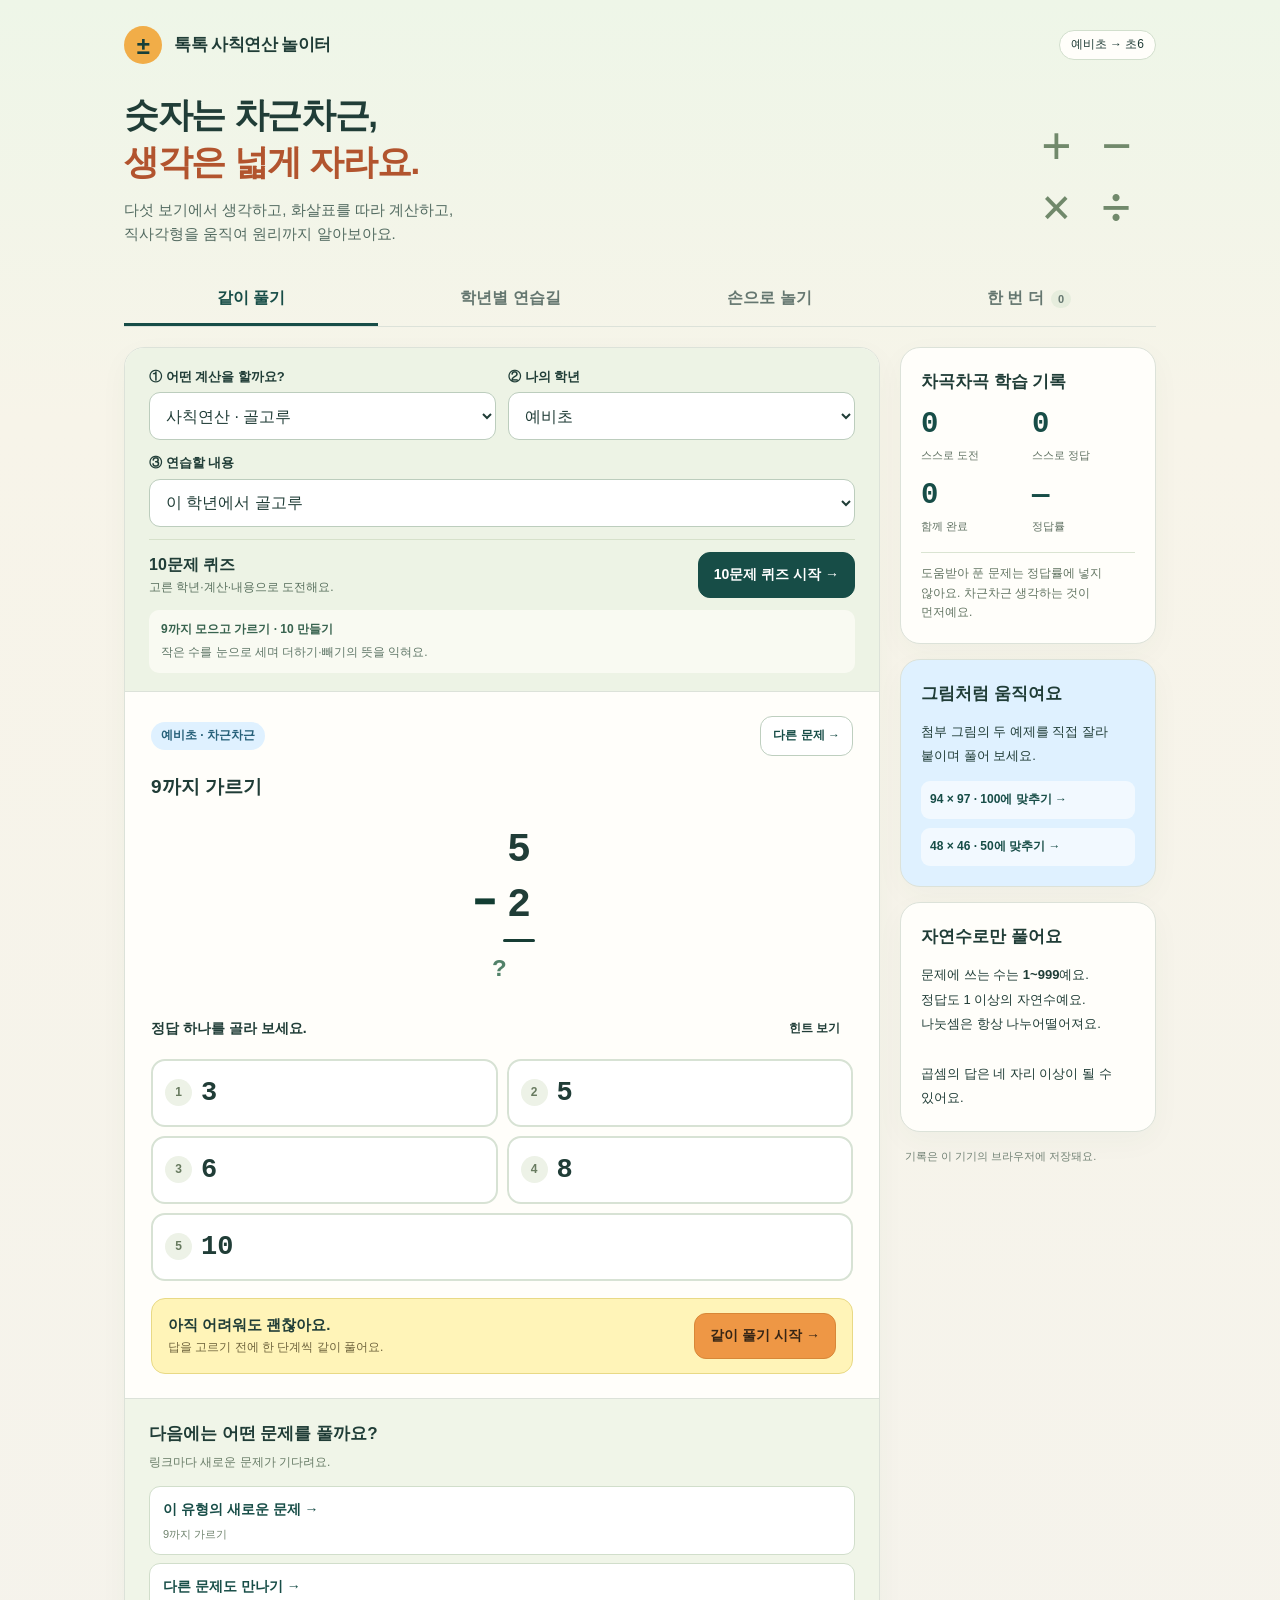
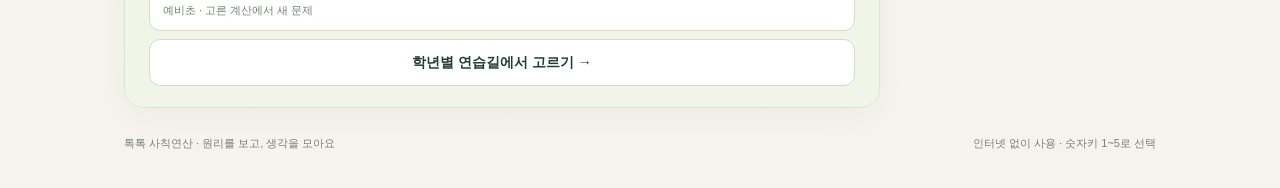
<file: First_Math.html>
<!DOCTYPE html>
<html lang="ko"><head><meta charset="UTF-8"><meta name="viewport" content="width=device-width,initial-scale=1"><meta name="theme-color" content="#174d47"><title>톡톡 사칙연산 놀이터 · 예비초부터 초6까지</title>
<style>

:root{--bg:#f5f3ec;--paper:#fffefa;--ink:#203d37;--muted:#657770;--line:#dce2d9;--green:#174d47;--orange:#b2542e;--blue:#dff1ff;--yellow:#fff4b8;--shadow:0 9px 30px #24473809}
*{box-sizing:border-box}body{margin:0;color:var(--ink);background:linear-gradient(180deg,#eef6e8,#f7f4e9 420px,var(--bg));font-family:"Pretendard","Noto Sans KR",-apple-system,BlinkMacSystemFont,"Segoe UI",sans-serif;font-size:16px;line-height:1.65;word-break:keep-all;-webkit-text-size-adjust:100%;text-size-adjust:100%}button,input,select{font:inherit}button,select,summary{cursor:pointer}button{color:inherit;touch-action:manipulation}button:disabled{cursor:default;opacity:.48}button:focus-visible,input:focus-visible,select:focus-visible,summary:focus-visible,a:focus-visible{outline:3px solid #bb702d;outline-offset:3px}a{color:var(--green)}[hidden]{display:none!important}h1,h2,h3,p{margin:0}svg{display:block;max-width:100%;height:auto}main,section,aside,.layout>*{min-width:0}.wrap{max-width:1080px;margin:auto;padding:26px 24px 36px}.masthead,.brand,.intro,.q-top,.section-head,.lesson-heading,.modal-head{display:flex;justify-content:space-between;align-items:center;gap:12px}.brand{justify-content:flex-start;font-size:17px;font-weight:850;letter-spacing:-.5px}.brand-icon{flex-shrink:0;display:grid;place-items:center;width:38px;height:38px;border-radius:50%;background:#f1ad48;color:#173f39;font-size:24px}.tag{display:inline-block;border:1px solid #d2dfcd;border-radius:30px;padding:4px 11px;font-size:12px;background:#fffefa;white-space:nowrap}.intro{align-items:flex-end;margin:27px 0}.intro h1{font-size:36px;line-height:1.35;letter-spacing:-1.3px}.intro h1 em{color:var(--orange);font-style:normal}.intro p{color:#536b61;margin-top:12px;font-size:15px}.intro-mark{font:italic 54px Georgia,serif;color:#71896b;padding:0 16px 8px;white-space:nowrap}.tabs{display:flex;border-bottom:1px solid var(--line);gap:5px;margin-bottom:20px}.tab{min-height:52px;border:0;border-bottom:3px solid transparent;background:none;padding:11px 17px;font-weight:750;color:var(--muted)}.tab[aria-selected=true]{color:var(--green);border-color:var(--green)}.count{display:inline-block;min-width:20px;font-size:11px;border-radius:20px;background:#e6eddd;padding:0 5px;margin-left:3px}.layout{display:grid;grid-template-columns:minmax(0,1fr) 256px;gap:20px;align-items:start}.panel,.side-card,.rule-card{background:var(--paper);border:1px solid var(--line);border-radius:20px;box-shadow:var(--shadow)}.panel{overflow:hidden}.toolbar{display:grid;grid-template-columns:1fr 1fr;gap:12px;padding:18px 24px;background:#edf3e5;border-bottom:1px solid var(--line)}.field label{display:block;font-size:13px;font-weight:800;margin-bottom:5px}select,input[type=number]{width:100%;min-width:0;min-height:48px;padding:8px 12px;border:1px solid #bccdbd;background:#fff;border-radius:11px;color:var(--ink);font-size:16px}.range-note{grid-column:1/-1;font-size:12px;color:#597066}.question{padding:24px 26px}.q-index{padding:4px 10px;border-radius:30px;background:var(--blue);color:#27617a;font-size:12px;font-weight:800}.button{display:inline-flex;align-items:center;justify-content:center;gap:6px;min-height:46px;border:1px solid #becfbf;border-radius:12px;padding:9px 15px;background:#fff;font-weight:750;font-size:14px}.button.primary{color:#fff;background:var(--green);border-color:var(--green)}.button.warm{background:#ee9745;color:#362515;border-color:#d88738}.button.small{min-height:40px;padding:7px 12px;font-size:12px}.button.ghost{border-color:transparent;background:none}.problem-wrap{display:grid;place-items:center;margin:21px auto 19px}.vertical{width:min(245px,100%);font-family:ui-monospace,SFMono-Regular,Consolas,monospace;font-weight:850;font-size:42px;line-height:1.3}.number-line{display:grid;grid-template-columns:30px repeat(4,minmax(0,1fr));min-height:55px;align-items:center;text-align:center}.number-line .op{grid-column:1;color:var(--orange);font-size:31px}.problem-line{height:3px;border-radius:3px;background:var(--ink);margin:6px 0 7px 30px}.problem-answer{min-height:44px;text-align:right;letter-spacing:5px;padding-right:10px;font-size:30px;color:#719080}.problem-answer.revealed{color:#147553}.hint{padding:12px 14px;background:#eff6df;border:1px solid #d3e3b6;border-radius:12px;margin:11px 0;font-size:14px}.choose-head{display:flex;align-items:center;justify-content:space-between;gap:8px;margin:15px 0 10px;font-weight:750;font-size:14px}.choices{display:grid;grid-template-columns:repeat(2,minmax(0,1fr));gap:9px}.choice{min-height:68px;display:grid;grid-template-columns:auto minmax(0,1fr);align-items:center;gap:5px 9px;border:2px solid #d7e2d4;border-radius:14px;background:#fff;padding:9px 12px;text-align:left}.choice:last-child{grid-column:1/-1}.choice:disabled{opacity:1}.choice:not(:disabled):hover{background:#f0f7e7;border-color:#8fab77}.choice-key{display:grid;place-items:center;flex-shrink:0;width:27px;height:27px;border-radius:50%;background:#edf2e7;color:#687b60;font-size:12px;font-weight:750}.choice-value{font:850 28px ui-monospace,SFMono-Regular,Consolas,monospace;min-width:0}.choice-state{grid-column:1/-1;justify-self:end;font-size:11px;font-weight:800;line-height:1.2}.choice-state:empty{display:none}.choice.correct{border-color:#298762;background:#e8f7e9}.choice.wrong{border-color:#c77958;background:#fff0e8}.choice.guided{opacity:.57}.feedback{border-radius:13px;padding:13px 15px;margin-top:14px;font-size:14px;background:#edf5e6}.feedback.wrong{background:#fff0e6}.feedback strong{display:block;font-size:17px;margin-bottom:3px}.helper-row{margin-top:17px;padding:14px 16px;background:var(--yellow);border:1px solid #e8d985;border-radius:14px;display:flex;align-items:center;justify-content:space-between;gap:12px}.helper-row strong{display:block;font-size:15px}.helper-row p{font-size:12px;color:#6f643d}.helper-row button{flex-shrink:0}.lesson{border-top:1px solid var(--line);padding:24px 26px;background:#fffdf5}.lesson-heading h2{font-size:22px}.eyebrow{font-size:11px;font-weight:850;letter-spacing:1.1px;color:#7b896f}.method-switch{margin-top:15px}.method-switch label{font-size:12px;display:block;margin-bottom:5px;font-weight:800}.method-note{margin-top:10px;font-size:14px;color:#597066}.progress{display:flex;gap:6px;margin:18px 0 8px}.progress span{height:8px;flex:1;border-radius:9px;background:#e0e7d9}.progress .done{background:#9cc697}.progress .active{background:#ed9b47}.step-status{font-size:12px;text-align:right;color:#5e7164;margin-bottom:11px}.ledger{list-style:none;padding:0;margin:0}.ledger li{position:relative;border:1px solid #d5e1cb;border-radius:14px;padding:14px 16px;background:#f4f8ef}.ledger li+li{margin-top:24px}.ledger li+li:before{content:'↓';position:absolute;left:22px;top:-29px;color:#658b66;font-size:23px;font-weight:800}.ledger .past .step-copy,.ledger .past .diagram-shell{display:none}.ledger .past h3{font-size:13px;color:#597066}.ledger .current{background:#fff;border:2px solid #b9d4ac;box-shadow:0 5px 0 #e6eddf;animation:appear .2s ease-out}.ledger h3{font-size:18px;margin-bottom:6px;display:flex;align-items:center;gap:8px}.step-badge{display:inline-grid;place-items:center;width:27px;height:27px;flex-shrink:0;border-radius:50%;background:#e98c41;color:#fff;font-size:13px}.step-copy{font-size:15px;line-height:1.8;color:#425f53;margin-top:10px}.equation{font-family:ui-monospace,SFMono-Regular,Consolas,monospace;font-size:clamp(18px,3.7vw,24px);line-height:1.6;font-weight:800;padding:10px 8px;background:#edf7e4;border-radius:10px;margin-top:10px;text-align:center;overflow-wrap:anywhere;word-break:normal}.secondary-equation{font-size:14px;color:#3a6557;margin-top:9px;text-align:center;font-weight:750}.diagram-shell{margin:14px 0 5px;padding:12px 10px 8px;border-radius:16px;background:radial-gradient(circle at top left,#315875,#132c43 80%);color:#fff}.diagram-caption{font-size:11px;color:#bfd8eb;display:flex;justify-content:space-between;gap:6px;padding:0 4px 3px}.diagram{width:100%;max-width:400px;margin:auto}.diagram text{font-family:ui-monospace,SFMono-Regular,Consolas,monospace}.celebrate{margin-top:18px;background:var(--yellow);border:1px solid #eddf98;border-radius:14px;text-align:center;padding:16px}.celebrate b{display:block;font:850 29px ui-monospace,monospace;color:#245e45;margin:6px 0}.celebrate p{font-size:13px}.nav-steps{display:grid;grid-template-columns:auto 1fr;gap:9px;margin-top:19px}.nav-steps .primary{min-height:52px;font-size:16px;box-shadow:0 4px 0 #10392f}.lesson-tools{display:grid;grid-template-columns:1fr 1fr;gap:9px;margin-top:14px}.area-button{background:#fff2cf;border-color:#e4c275;color:#755319}.why{margin-top:18px;border-top:1px dashed #cedcc5;padding-top:6px;font-size:13px;color:#51695e}.why summary{min-height:44px;display:flex;align-items:center;font-weight:750}.why p{padding:0 2px 7px}.custom{padding:16px 26px;border-top:1px solid var(--line)}.custom summary{font-size:14px;font-weight:750;min-height:40px;display:list-item;align-content:center}.custom-form{display:grid;grid-template-columns:minmax(0,1fr) 67px minmax(0,1fr);gap:8px;margin-top:10px}.custom-form label{font-size:12px;display:block}.custom-form button{grid-column:1/-1}.custom-note,.error{font-size:12px;margin-top:8px;color:#637568}.error{color:#a24031}.side{display:grid;gap:15px}.side-card{padding:20px}.side-card h2{font-size:17px;margin-bottom:12px}.stats{display:grid;grid-template-columns:1fr 1fr;gap:12px 8px}.stat b{display:block;font:850 29px ui-monospace,monospace;color:var(--green)}.stat span{font-size:11px;color:#617263}.stat-note{margin-top:13px;border-top:1px solid #dae4d2;padding-top:11px;font-size:12px;color:#637563}.tip-card{background:var(--blue)}.tip-card p{font-size:13px;line-height:1.85}.how-list{margin:0;padding-left:20px;font-size:13px}.how-list li+li{margin-top:9px}.how-list strong{display:block;color:#305641}.side-foot{font-size:11px;color:#718174;padding:0 5px}.section-head{margin:24px 0 18px;align-items:flex-start}.section-head h2{font-size:25px}.section-head p{font-size:14px;margin-top:5px;color:#5b7066}.rule-grid{display:grid;grid-template-columns:1fr 1fr;gap:16px}.rule-card{padding:22px;display:flex;flex-direction:column;align-items:flex-start}.rule-number{font-size:11px;letter-spacing:1px;font-weight:850;color:#7a8f6d}.rule-card h3{font-size:19px;margin:7px 0}.rule-card p{font-size:14px;line-height:1.9}.rule-example{margin:16px 0;width:100%;padding:13px;background:#eef5e6;border-radius:11px;font-family:ui-monospace,monospace;font-size:18px;line-height:1.85}.rule-card button{margin-top:auto}.source-note{margin-top:18px;padding:19px;border:1px solid var(--line);border-radius:15px;font-size:12px;color:#596f63}.source-note summary{font-weight:750;min-height:32px}.source-note p{margin-top:9px}.source-note a{margin-right:10px}.review-list{display:grid;gap:12px}.review-item{display:flex;justify-content:space-between;align-items:center;gap:15px;border:1px solid var(--line);border-radius:15px;background:#fffefa;padding:18px 22px}.review-item h3{font:800 26px ui-monospace,monospace}.review-item p{font-size:12px;color:var(--muted);margin-top:5px}.empty{padding:40px 22px;text-align:center;border:1px dashed #becfba;border-radius:18px;background:#fffefa}.empty strong{font-size:19px;display:block;margin-bottom:9px}.empty p{font-size:14px;color:var(--muted)}.footer{margin-top:26px;display:flex;justify-content:space-between;gap:14px;font-size:11px;color:#748276}.sr-only{position:absolute;width:1px;height:1px;margin:-1px;padding:0;overflow:hidden;clip:rect(0,0,0,0);white-space:nowrap;border:0}.modal-open{overflow:hidden}.modal{position:fixed;inset:0;z-index:100;background:#10263dd9;padding:18px;display:grid;place-items:center}.modal-shell{width:min(700px,100%);max-height:calc(100vh - 36px);max-height:calc(100dvh - 36px);display:flex;flex-direction:column;min-height:0;min-width:0;padding:22px;border-radius:22px;background:#fffdf5;box-shadow:0 20px 80px #07131f80}.modal-head{align-items:flex-start;flex-shrink:0}.modal-head h2{font-size:23px}.modal-head p{font-size:13px;color:#64766a;margin-top:3px}.modal-close{flex-shrink:0;width:44px;height:44px;border:0;border-radius:50%;background:var(--green);color:#fff;font-size:27px;line-height:1}.modal-body{overflow-y:auto;overscroll-behavior:contain;min-height:0;-webkit-overflow-scrolling:touch;padding:6px 2px 12px}.modal-body h3{font-size:19px;margin:8px 0}.modal-body p{font-size:14px;line-height:1.8}.area-stage{background:#fff;border:1px solid #d7e1ce;border-radius:16px;padding:13px;margin:14px 0}.area-svg{width:100%;max-width:540px;margin:auto}.unit-note{display:flex;gap:12px;align-items:center;margin:12px 0;padding:13px;background:#edf5e6;border-radius:12px}.unit-square{width:42px;height:42px;background:#a7dbb5;border:1px solid #3d8158;display:grid;place-items:center;font-size:11px;font-weight:800;flex-shrink:0}.unit-note p{font-size:12px}.legend{display:flex;flex-wrap:wrap;gap:7px 16px;font-size:12px;margin:11px 0}.legend span:before{content:'';display:inline-block;width:12px;height:12px;border-radius:3px;vertical-align:-1px;margin-right:5px;background:#b5ddbf}.legend span+span:before{background:#ffd18c}.area-small{font-size:11px!important;color:#6a7d70;margin-top:11px}.modal .nav-steps{flex-shrink:0;margin-top:12px}.modal .progress{flex-shrink:0;margin:17px 0 9px}@keyframes appear{from{opacity:.35;transform:translateY(5px)}to{opacity:1;transform:none}}
@media(max-width:850px){.layout{grid-template-columns:minmax(0,1fr) 222px;gap:16px}.question,.lesson{padding:21px}.side-card{padding:17px}.intro h1{font-size:32px}}
@media(max-width:680px){.wrap{padding:17px 14px 26px}.masthead{gap:7px}.brand{font-size:14px;gap:8px}.brand-icon{width:32px;height:32px;font-size:21px}.tag{font-size:10px;padding:4px 8px}.intro{margin:22px 0}.intro h1{font-size:29px}.intro p{font-size:13px;line-height:1.85}.intro-mark{display:none}.tabs{gap:0;margin-bottom:16px}.tab{flex:1;min-width:0;padding:10px 5px;font-size:13px}.layout{display:flex;flex-direction:column;gap:16px}.main-panel,.side{width:100%}.toolbar{padding:15px;gap:9px}.question,.lesson{padding:18px 16px}.choices{gap:8px}.choice{padding:9px;min-height:62px;gap:7px}.choice-value{font-size:25px}.choice-key{width:23px;height:23px;font-size:11px}.choice-state{font-size:10px}.helper-row{align-items:stretch;flex-direction:column;gap:10px}.helper-row button{width:100%}.lesson-heading h2{font-size:21px}.ledger li{padding:12px}.ledger h3{font-size:17px}.diagram-shell{padding:9px 4px 4px;margin-inline:-3px}.step-copy{font-size:14px}.lesson-tools{gap:7px}.lesson-tools .button{padding:9px 7px;font-size:12px}.custom{padding:15px 16px}.side{grid-template-columns:1fr 1fr;gap:12px}.side-card.howto{display:none}.side-card h2{font-size:15px}.stat b{font-size:25px}.tip-card p{font-size:12px}.side-foot{grid-column:1/-1}.rule-grid{grid-template-columns:1fr}.rule-card{padding:20px}.rule-card h3{font-size:18px}.review-item{padding:16px;gap:9px}.review-item h3{font-size:23px}.review-item .button{padding:9px 11px;font-size:12px}.section-head h2{font-size:22px}.modal{padding:10px}.modal-shell{padding:17px 14px;max-height:calc(100vh - 20px);max-height:calc(100dvh - 20px);border-radius:18px}.modal-head h2{font-size:21px}.modal-body h3{font-size:18px}.area-stage{padding:8px}.footer{flex-direction:column;gap:4px}.nav-steps .button{padding-inline:13px}}
@media(max-width:370px){.wrap{padding-inline:10px}.brand{font-size:13px}.choice-value{font-size:23px}.choice-state{font-size:9px}.side{grid-template-columns:1fr}.choice{gap:5px}.question,.lesson{padding-inline:13px}}
@media(prefers-reduced-motion:reduce){*,*:before,*:after{animation:none!important;scroll-behavior:auto!important}}
@media print{body{background:white}.wrap{max-width:none;padding:0}.masthead,.intro,.tabs,.toolbar,.side,.choices,.helper-row,.choose-head,.q-top,.hint,.feedback,.custom,.method-switch,.nav-steps,.lesson-tools,.footer,.modal{display:none!important}.layout{display:block}.panel,.ledger .current{box-shadow:none}.lesson{padding:15px}.ledger li{break-inside:avoid}.diagram-shell{max-width:400px;margin:auto}.problem-wrap{margin:0}}

.intro-mark{font-style:normal;letter-spacing:8px;font-weight:700}.intro h1{font-size:35px}.topic-field,.grade-scope{grid-column:1/-1}.grade-scope{font-size:12px;padding:10px 12px;border-radius:10px;background:#fffefaad}.grade-scope strong{display:block;color:#38634f}.grade-scope p{color:#607768;margin-top:3px}.q-title{font-size:19px;margin-top:15px}.story{padding:17px;background:#f4f7eb;border-radius:13px;margin-top:14px;font-size:16px;line-height:1.85}.problem{width:100%;text-align:center;font-family:ui-monospace,SFMono-Regular,Consolas,monospace;font-weight:850;font-size:clamp(23px,4vw,38px);line-height:1.65;overflow-wrap:anywhere;word-break:normal}.problem .vertical{margin:auto;font-size:40px;width:min(240px,100%)}.problem .horizontal{font-size:clamp(24px,5vw,37px);padding:12px 4px}.problem .expression{font-size:clamp(21px,4vw,29px);background:#f4f6ed;padding:16px 10px;border-radius:14px}.problem-result{font-size:24px;color:#528269;margin-top:8px}.problem-result:not(.revealed){letter-spacing:5px}.button[href]{text-decoration:none}.gesture-tip{font-size:12px;color:#6c7d6c;margin:14px 0 9px;line-height:1.7}.step-navigation{display:flex;gap:7px;overflow-x:auto;padding:3px 2px 7px;margin:8px 0 12px;scrollbar-width:thin}.step-navigation button{flex:1 0 37px;min-width:37px;min-height:40px;border:1px solid #d3dfcb;border-radius:11px;background:#edf2e8;font-size:14px;font-weight:850;color:#5c745e}.step-navigation .done{background:#dfeeda;border-color:#bcd6b4}.step-navigation [aria-current=step]{background:#174d47;color:#fff;border-color:#174d47;box-shadow:0 3px 0 #d9e4d0}.swipe-surface{touch-action:pan-y pinch-zoom;min-width:0}.swipe-surface.dragging{user-select:none;-webkit-user-select:none;cursor:grabbing}.current-step{background:#fff;border:2px solid #cfe0c6;border-radius:17px;padding:18px;box-shadow:0 5px 0 #e8eee2;animation:appear .2s ease-out}.current-step h3{display:flex;align-items:center;gap:8px;font-size:19px;line-height:1.5}.current-step .step-copy{font-size:15px;margin:12px 0;line-height:1.85}.visual-board{padding:12px 9px;margin:15px -3px 10px;background:#f9fbf3;border:1px solid #d9e4d0;border-radius:16px;text-align:center;overflow:hidden}.math-visual{display:block;width:100%;max-width:420px;margin:auto;overflow:visible}.area-tile{cursor:pointer;transition:fill .2s}.area-tile:hover{stroke:#d77f35;stroke-width:3}.tile-active{stroke:#de813c;stroke-width:2.5;animation:tile-light .5s ease-out}.piece-list{display:flex;flex-wrap:wrap;gap:6px;justify-content:center;margin:6px 0}.piece-chip{border:1px solid #d0ddc6;background:#fff;border-radius:8px;padding:7px 8px;font-size:11px;font-weight:750;box-shadow:inset 4px 0 var(--piece)}.piece-chip.selected{background:var(--piece);border-color:#638c67}.visual-note{font-size:10px;line-height:1.7;color:#6a7b6d;margin-top:10px}.area-legend{display:flex;flex-wrap:wrap;justify-content:center;gap:10px;font-size:11px;color:#3b627b;margin:7px 0 10px}.area-legend span:nth-child(2){color:#a16b28}.area-legend span:nth-child(3){color:#855da2}.moving-piece{transform-origin:0 0;animation:piece-move 1.35s cubic-bezier(.45,0,.2,1) both}.calc-history{border-top:1px dashed #d5dfcc;margin-top:22px;padding-top:6px}.calc-history summary{min-height:44px;align-content:center;font-size:14px;font-weight:800}.calc-history .ledger li{padding:10px 12px;border-radius:10px;font-size:13px;box-shadow:none}.calc-history .ledger li h3{font-size:12px;color:#6b7e6c}.calc-history .ledger .equation{font-size:17px;margin-top:3px;padding:5px;background:none}.calc-history .ledger li+li{margin-top:18px}.calc-history .ledger li+li:before{top:-25px;font-size:20px}.calc-history .ledger .now{border-color:#6f9f73;background:#eaf5df}.order-note{display:flex;align-items:center;justify-content:center;gap:8px;flex-wrap:wrap;margin:18px 0;padding:18px 9px;background:#edf5e6;border-radius:12px;font-size:14px}.order-note span{background:white;border-radius:9px;padding:9px}.next-routes{padding:21px 24px;border-top:1px solid var(--line);background:#f0f5e8}.next-routes h2{font-size:17px}.next-routes p{font-size:12px;color:#687c67;margin-top:5px}.related-links{display:grid;gap:8px;margin-top:14px}.related-link{display:block;padding:11px 13px;border:1px solid #d1decb;border-radius:11px;background:#fff;text-decoration:none;font-size:14px;font-weight:750}.related-link small{display:block;font-size:11px;font-weight:500;color:#6e826c;margin-top:3px}.reference-links{display:grid;gap:9px;margin-top:13px}.reference-links a{display:block;font-size:12px;font-weight:800;padding:9px;background:#ffffff9c;border-radius:9px;text-decoration:none}.scope-note{font-size:13px;line-height:1.9}.grade-links{display:flex;flex-wrap:wrap;gap:8px;margin-bottom:18px}.grade-link{display:inline-block;padding:9px 14px;background:#fff;border:1px solid #cedcc6;border-radius:99px;text-decoration:none;font-size:14px;font-weight:750}.grade-link.selected{background:#174d47;color:#fff}.path-summary{padding:17px 20px;background:#e9f1dd;border-radius:15px;margin-bottom:17px}.path-summary h3{font-size:19px}.path-summary p{font-size:13px;margin-top:5px}.topic-tag{display:inline-block;padding:2px 7px;font-size:10px;border-radius:7px;background:#fff0d0;color:#805e22;margin-left:5px}.path-card .rule-example{font-size:15px;line-height:1.9}.method-switch[hidden]{display:none}.celebrate b{font-size:clamp(20px,4vw,28px);overflow-wrap:anywhere;word-break:normal}.review-item h3{font-size:clamp(17px,3vw,24px);line-height:1.6;overflow-wrap:anywhere;word-break:normal}.review-item>div{min-width:0}.review-item>a{flex-shrink:0}.step-number-tag{flex-shrink:0;width:30px;height:30px;display:grid;place-items:center;background:#ed9b47;color:#fff;border-radius:50%;font-size:14px}.natural-note{font-size:11px;color:#74836d;margin-top:13px}.choice-value{font-size:27px}.choice{min-width:0}.choice-key{grid-column:1}.choice-value{grid-column:2;white-space:nowrap}.choice-state{grid-column:1/-1}.progress-live{font-size:12px}
@keyframes piece-move{0%,12%{transform:translate(var(--sx),var(--sy)) rotate(0deg)}100%{transform:translate(var(--ex),var(--ey)) rotate(var(--angle))}}
@keyframes tile-light{from{filter:brightness(1.2);opacity:.4}to{filter:brightness(1);opacity:1}}
@media(max-width:680px){.intro h1{font-size:29px}.toolbar{padding:14px}.q-title{font-size:17px}.story{font-size:15px;padding:14px}.current-step{padding:14px 12px}.current-step h3{font-size:17px}.current-step .step-copy{font-size:14px}.visual-board{padding:10px 4px}.piece-chip{font-size:10px;padding:7px 8px}.next-routes{padding:18px 16px}.side{grid-template-columns:1fr}.side .stats{grid-template-columns:repeat(4,1fr)}.choice-value{font-size:clamp(20px,5.5vw,25px)}.choice{padding:10px 8px;column-gap:6px}.choice-key{width:23px;height:23px}.source-note{font-size:12px}.lesson-tools .button{font-size:12px}.lesson-heading h2{font-size:20px}.grade-scope{font-size:11px}.field label{font-size:12px}.step-navigation{gap:6px}.step-navigation button{flex-basis:36px;min-width:36px}.rule-card .button{width:100%}}
@media(max-width:370px){.choice-value{font-size:19px}.choice-key{width:21px;height:21px}.choice{column-gap:4px;padding-inline:7px}.side .stats{grid-template-columns:repeat(2,1fr)}.intro h1{font-size:27px}}
@media(prefers-reduced-motion:reduce){.moving-piece,.tile-active{animation:none!important}}
@media print{.current-step{box-shadow:none}.gesture-tip,.step-navigation,.next-routes,.grade-links{display:none!important}.visual-board{max-width:420px;margin:auto}.calc-history{display:block}.current-step,.calc-history li{break-inside:avoid}}

/* 정답 응원: 캐릭터 2배 확대, 춤추는 등장과 꽃가루. 학습 UI는 그대로 유지합니다. */
.feedback.correct-welcome{padding:0;background:transparent;scroll-margin-block:16px}
.friend-welcome{display:grid;grid-template-columns:288px minmax(0,1fr);align-items:center;gap:18px;padding:18px;border:1px solid #e7dac8;border-radius:19px;background:linear-gradient(115deg,var(--friend-tint),#fffdf7);overflow:hidden}
.friend-portrait{position:relative;isolation:isolate;width:288px;height:304px;display:grid;place-items:center;justify-self:center}
.friend-portrait:before{content:"";position:absolute;z-index:-1;width:248px;height:248px;max-width:90%;max-height:90%;border-radius:50%;background:#fff9;box-shadow:0 0 0 7px #ffffff40}
.friend-image{display:block;width:288px;height:288px;max-width:100%;object-fit:contain;transform-origin:50% 90%;animation:friend-hello .65s ease-out both,friend-dance 1.2s ease-in-out .65s 3;user-select:none;-webkit-user-select:none}
.friend-spark{position:absolute;color:#b28436;font-size:30px;pointer-events:none;animation:friend-spark 1.2s ease-in-out 4 both}.friend-spark-one{left:4px;top:24px}.friend-spark-two{right:4px;bottom:26px;font-size:38px}
.friend-copy{min-width:0;overflow-wrap:anywhere;animation:friend-message .6s ease-out .2s both}.friend-name{display:block;color:#6b6152;font-size:12px;line-height:1.5;font-weight:700;margin-bottom:6px}.feedback .friend-cheer{font-size:clamp(20px,2.5vw,24px);line-height:1.5;color:#245b46;margin:0 0 9px;word-break:keep-all;overflow-wrap:anywhere}.friend-answer{display:block;font-size:16px;line-height:1.65;color:#304b40}.friend-answer b{display:inline-block;background:#fff9;border-radius:8px;padding:0 7px;font-size:18px}.friend-next{font-size:13px;color:#696e60;margin-top:6px;line-height:1.7}
.friend-confetti{position:fixed;inset:0;z-index:90;pointer-events:none!important;overflow:hidden;user-select:none;-webkit-user-select:none;animation:friend-confetti-finish 4.9s step-end forwards}
.friend-confetti-fall{position:absolute;top:-30px;display:block;animation:friend-confetti-fall var(--fall) linear var(--delay) both;pointer-events:none!important}
.friend-confetti-piece{position:relative;display:block;width:10px;height:16px;background:var(--confetti-color);border-radius:2px;animation:friend-confetti-spin var(--fall) linear var(--delay) both;pointer-events:none!important}
.friend-confetti-piece.flower{width:18px;height:18px;clip-path:polygon(50% 0,62% 26%,85% 10%,80% 38%,100% 50%,74% 61%,87% 86%,60% 77%,50% 100%,38% 75%,12% 88%,23% 61%,0 50%,25% 38%,13% 12%,39% 25%)}
.friend-confetti-piece.flower:after{content:"";position:absolute;inset:7px;border-radius:50%;background:#fff2a6}
.friend-confetti-piece.heart{width:15px;height:15px;clip-path:polygon(50% 92%,7% 49%,0 30%,6% 11%,24% 3%,41% 9%,50% 23%,59% 9%,76% 3%,94% 11%,100% 30%,93% 49%)}
.friend-confetti-piece.dot{width:10px;height:10px;border-radius:50%}
@keyframes friend-hello{0%{opacity:0;transform:translateY(24px) scale(.7)}65%{opacity:1;transform:translateY(-7px) scale(1.04)}100%{opacity:1;transform:translateY(0) scale(1)}}
@keyframes friend-dance{0%,100%{transform:translateY(0) rotate(0)}25%{transform:translateY(-9px) rotate(-7deg)}50%{transform:translateY(0) rotate(0)}75%{transform:translateY(-9px) rotate(7deg)}}
@keyframes friend-spark{0%,100%{opacity:.65;transform:scale(.8) rotate(-10deg)}50%{opacity:1;transform:scale(1.15) rotate(15deg)}}
@keyframes friend-message{from{opacity:0;transform:translateY(12px)}to{opacity:1;transform:translateY(0)}}
@keyframes friend-confetti-fall{0%{opacity:0;transform:translate3d(0,-30px,0)}8%,82%{opacity:1}100%{opacity:0;transform:translate3d(var(--drift),calc(100vh + 80px),0)}}
@keyframes friend-confetti-spin{from{transform:rotate(var(--turn)) rotateY(0deg)}to{transform:rotate(calc(var(--turn) + 1080deg)) rotateY(720deg)}}
@keyframes friend-confetti-finish{to{visibility:hidden}}
@media(max-width:960px){.friend-welcome{grid-template-columns:minmax(0,1fr);text-align:center;gap:8px}}
@media(max-width:680px){.friend-welcome{padding:14px}.friend-portrait{width:224px;height:252px;max-width:100%}.friend-image{width:224px;height:240px}.friend-portrait:before{width:200px;height:200px}.friend-spark{font-size:27px}.friend-spark-two{font-size:34px;bottom:8px}.friend-next{font-size:12px}}
@media(max-width:420px){.friend-welcome{gap:5px;padding:12px 8px 17px}.friend-portrait{width:min(264px,100%);height:auto;aspect-ratio:1}.friend-image{width:100%;height:auto;aspect-ratio:1}.friend-portrait:before{width:232px;height:232px}.friend-name{margin-bottom:4px}.feedback .friend-cheer{margin-bottom:7px}.friend-next{margin-top:5px}}
@media(prefers-reduced-motion:reduce){.friend-image,.friend-spark,.friend-copy,.friend-confetti,.friend-confetti-fall,.friend-confetti-piece{animation:none!important}.friend-confetti{display:none!important}}
@media print{.friend-confetti{display:none!important}.friend-image,.friend-spark,.friend-copy{animation:none!important}}
/* 요청한 문제 간격·이동·퀴즈·플로팅 축하만 보완합니다. */
.problem .vertical{--digit-width:32px;width:max-content;max-width:100%;font-size:40px}
.problem .number-line{grid-template-columns:30px repeat(var(--digits),var(--digit-width));column-gap:4px;text-align:center}
.problem .number-line .op,.problem .math-op{font-weight:950;color:#123d32;-webkit-text-stroke:.6px currentColor}
.problem .number-line .op{font-size:35px}.problem .problem-line{margin-left:34px;background:#173d34;height:3px}.equation{font-weight:850}
#question-focus{scroll-margin-top:12px;outline:none}.quiz-launch{grid-column:1/-1;display:flex;align-items:center;justify-content:space-between;gap:12px;border-top:1px solid #d6e1ca;padding-top:12px}.quiz-launch p{font-size:12px;color:#5a715f}.quiz-launch .button{flex-shrink:0}
.round-status{display:flex;align-items:center;justify-content:space-between;flex-wrap:wrap;gap:6px 12px;padding:9px 12px;margin-bottom:12px;border-radius:12px;background:#e9f3da;font-size:13px}.round-status strong{color:#254d3c}.round-status .round-clock{font-variant-numeric:tabular-nums;font-weight:800}.round-status .button{min-height:36px;padding:4px 9px;font-size:12px}.round-counts{font-size:11px;color:#66775d}
.question-tight .q-title{margin-top:7px;font-size:16px}.question-tight .story{padding:9px 11px;margin-top:8px;font-size:14px;line-height:1.55}.question-tight .problem-wrap{margin:9px auto 7px}.question-tight .problem .vertical{font-size:34px;--digit-width:28px}.question-tight .number-line{min-height:40px}.question-tight .problem-result{font-size:20px;margin-top:3px;line-height:1.3}.question-tight .choose-head{margin:7px 0 6px}.question-tight .choices{gap:6px}.question-tight .choice{min-height:50px;padding:6px 9px}.question-tight .choice-value{font-size:23px}.question-tight .round-status{margin-bottom:7px;padding:5px 9px}.question-tight .problem .expression,.question-tight .problem .horizontal{padding:8px 5px}
.question-snug .q-title{font-size:15px;margin-top:4px}.question-snug .story{font-size:13px;line-height:1.45;padding:6px 8px;margin-top:5px}.question-snug .problem-wrap{margin:5px auto}.question-snug .number-line{min-height:34px}.question-snug .problem .vertical{font-size:30px}.question-snug .choice{min-height:44px;padding:4px 8px}.question-snug .choice-value{font-size:21px}.question-snug .choose-head{margin:4px 0}.question-snug .round-counts{display:none}
#new-question[aria-disabled=true]{opacity:.55;cursor:default}.friend-actions{grid-column:1/-1;display:flex;justify-content:flex-end;margin-bottom:-8px}.friend-actions .button{background:#fffaf2;border-color:#c9d9bd;font-size:13px}
.round-result{padding:22px;margin-top:20px;background:#f2f7e5;border:2px solid #baceaa;border-radius:18px;scroll-margin-top:14px;outline:none}.round-result h2{font-size:22px;line-height:1.5}.round-summary{display:grid;grid-template-columns:1.3fr 1fr 1fr;gap:8px;margin:18px 0 12px}.round-summary>div{display:grid;gap:4px;text-align:center;padding:13px 5px;border-radius:12px;background:#fff}.round-summary b{font-size:22px;color:#24573d;line-height:1.3;white-space:nowrap}.round-summary span{font-size:12px;color:#6a7864}.round-note{font-size:12px;color:#677663;line-height:1.7}.round-actions{display:flex;gap:8px;flex-wrap:wrap;margin-top:18px}.round-review{margin-top:17px;border-top:1px solid #d6e3c9;padding-top:10px}.round-review summary{font-size:14px;min-height:38px;font-weight:750}.round-review ol{list-style:none;padding:0;margin:8px 0 0}.round-review li{padding:10px 0;border-top:1px dashed #d1dfc6}.round-review li strong{display:block;font-size:15px;overflow-wrap:anywhere}.round-review li p{font-size:12px;color:#64735e;margin-top:3px}.round-mark{display:inline-block;font-size:11px;padding:2px 7px;border-radius:6px;background:#dceecf;color:#38613a;margin-bottom:4px}.round-mark.retry{background:#ffe8d6;color:#8d502f}
#floating-celebration{position:fixed;inset:0;z-index:100;pointer-events:none!important;overflow:hidden}#floating-celebration *{pointer-events:none!important}.floating-stage{position:absolute;inset:0;display:grid;place-items:center}.floating-friend{position:relative;text-align:center;width:min(72vw,320px);animation:friend-float 5s ease-in-out both;filter:drop-shadow(0 9px 14px #3c544327)}.floating-friend img{display:block;width:100%;height:auto;max-height:48vh;object-fit:contain;transform-origin:50% 80%;animation:friend-dance 1.1s ease-in-out 4}.floating-cheer{display:inline-block;max-width:100%;margin-top:7px;padding:10px 16px;background:#fffdf3;border:2px solid #eac887;border-radius:18px;color:#20543f;font-size:clamp(16px,4.4vw,22px);font-weight:850;line-height:1.5;word-break:keep-all;overflow-wrap:anywhere}.floating-burst{position:absolute;inset:0;display:grid;place-items:center;z-index:-1}.floating-burst i{position:absolute;width:10px;height:21px;border-radius:5px;background:var(--burst-color);opacity:0;animation:friend-burst 1.15s ease-out .3s 3 both}
@keyframes friend-float{0%{opacity:0;transform:translate(12vw,19vh) scale(.65)}15%{opacity:1;transform:translate(0,3vh) scale(1)}45%{opacity:1;transform:translate(-7vw,-3vh) rotate(-4deg)}75%{opacity:1;transform:translate(7vw,-7vh) rotate(4deg)}92%{opacity:1;transform:translate(3vw,-10vh) scale(.95)}100%{opacity:0;transform:translate(3vw,-16vh) scale(.8)}}
@keyframes friend-burst{0%{opacity:0;transform:rotate(var(--burst-angle)) translateY(30px) scale(.6)}15%{opacity:1}100%{opacity:0;transform:rotate(var(--burst-angle)) translateY(min(40vw,230px)) scale(.2)}}
@media(max-width:680px){.quiz-launch{align-items:flex-start;flex-direction:column;gap:8px}.quiz-launch .button{width:100%}.round-result{padding:17px 12px}.round-result h2{font-size:19px}.round-summary b{font-size:19px}.round-summary{gap:5px}.friend-actions{margin-bottom:0}.round-actions .button{flex:1 1 140px}}
@media(prefers-reduced-motion:reduce){.floating-friend,.floating-friend img,.floating-burst i{animation:none!important}.floating-burst{display:none}}
@media print{.quiz-launch,.round-status,.friend-actions,#floating-celebration{display:none!important}.round-result{break-inside:avoid}}

/* 손으로 놀기: 조작 활동은 기존 연습과 독립적으로 움직입니다. */
.tabs .tab{flex:1;white-space:nowrap}.playground{padding:24px}.play-heading{display:flex;justify-content:space-between;align-items:center;gap:12px;margin-bottom:18px}.play-heading h2{font-size:27px}.play-heading p{font-size:14px;color:var(--muted)}.play-heading .button{flex-shrink:0}.play-menu{display:grid;grid-template-columns:repeat(4,minmax(0,1fr));gap:8px;margin-bottom:20px}.play-menu button{border:1px solid #ccdbca;border-radius:14px;background:#f0f5e8;min-height:54px;font-size:16px;font-weight:800}.play-menu button[aria-selected=true]{background:#174d47;color:white;border-color:#174d47}.play-activity{min-width:0}.play-controls{display:flex;gap:15px;align-items:center;flex-wrap:wrap;margin-bottom:16px}.play-controls label{display:flex;align-items:center;gap:8px;font-size:14px;font-weight:800}.play-controls input[type=number],.play-controls select{width:83px;min-height:46px;padding:7px;border:1px solid #bdcebd;border-radius:10px;background:white;text-align:center;font-size:19px}.play-controls select{width:auto;min-width:70px}.clock-controls>p{flex:1;min-width:230px;font-size:14px}.play-check{white-space:nowrap}.play-check input{width:23px;height:23px;accent-color:#174d47}.play-dark{background:#202628;color:#f4fbff;border:1px solid #374447;border-radius:20px;padding:16px}.play-dark svg{width:100%}.play-answer{display:block;text-align:center;font:850 clamp(26px,4vw,42px)/1.5 ui-monospace,Consolas,sans-serif;font-variant-numeric:tabular-nums}.play-dark .play-answer{color:#fff}.play-button-row{display:flex;gap:10px;flex-wrap:wrap;margin:12px 0 18px}.play-button-row .button{min-height:50px}.play-note{background:#edf4e8;border:1px solid #d5e2ce;border-radius:14px;padding:15px 18px;font-size:15px;margin-top:16px}.play-small{font-size:13px;color:var(--muted);margin-top:12px}.clock-and-blocks{display:grid;grid-template-columns:minmax(0,1.55fr) minmax(180px,.75fr);gap:20px;align-items:center}.clock-dial-wrap{min-width:0}.clock-dial-wrap svg{max-height:610px;touch-action:none;user-select:none}.clock-minute-hit{cursor:grab;touch-action:none}.clock-minute-hit:active{cursor:grabbing}.clock-minute-hit:focus-visible,.grid-drag-handle:focus-visible{outline:4px solid #fbcc53;outline-offset:5px}.minute-stack{padding:12px 4px;text-align:center;min-width:0}.minute-stack h3{font-size:19px;color:#ffe16c}.minute-stack>p{font-size:12px;color:#c5d1d4}.minute-boxes{display:flex;flex-direction:column-reverse;gap:5px;max-width:280px;margin:12px auto}.minute-group{display:grid;grid-template-columns:23px repeat(5,minmax(0,1fr));gap:5px;border-top:1px dashed #647477;padding-top:4px;align-items:center}.minute-group-label{font-size:12px;color:#a9bcbe;font-weight:800}.minute-box{aspect-ratio:1.5;border-radius:4px;background:#293336;border:1px solid #485356;min-height:14px}.minute-box.filled{background:var(--box-color);border-color:#ffffff50;box-shadow:inset 0 3px #ffffff35;animation:box-appear .18s ease-out}.minute-group-summary{font-weight:800;color:#f5fbfc!important}.clock-buttons{display:grid;grid-template-columns:repeat(4,1fr);gap:9px;margin-top:14px}.clock-buttons button{min-height:53px}.clock-explanations{display:grid;grid-template-columns:1fr 1.3fr;gap:14px}.clock-explanations .play-note{margin-top:14px}.clock-explanations .play-note:first-child{text-align:center}.clock-explanations .play-answer{font-size:32px}.clock-yellow{color:#a27500;font-weight:850}.clock-pink{color:#a63f78;font-weight:850}.grid-settings{display:grid;grid-template-columns:1fr 1fr;gap:20px}.axis-control{padding:15px;border:1px solid #d5e0cd;border-radius:14px;background:#f6f8ef}.axis-control label{font-weight:850;font-size:18px}.axis-control input{width:100%;min-height:40px;accent-color:#247cdf}.axis-control>div{display:flex;gap:9px}.axis-control button{flex:1}.grid-canvas{text-align:center;padding-top:20px}.grid-canvas>p{color:#cedee4}.grid-canvas svg{max-height:650px;touch-action:none;user-select:none}.grid-drag-handle{cursor:nwse-resize}.rabbit-controls label{flex:1;justify-content:space-between;min-width:180px;padding:10px 14px;background:#f3f6ec;border-radius:12px}.rabbit-controls input{width:100px!important}.rabbit-canvas{text-align:center;padding-inline:10px;overflow:hidden}.number-scroll{width:100%;overflow-x:auto;overscroll-behavior-x:contain;scrollbar-color:#84a99e #333e3f;scrollbar-width:auto;scroll-behavior:auto;padding-bottom:8px}.number-track{position:relative;width:1512px;height:270px;user-select:none}.number-rail{position:absolute;top:181px;left:40px;right:40px;height:5px;background:#8caaa4}.number-tick{position:absolute;top:171px;width:40px;transform:translateX(-50%);font:800 22px/1 ui-monospace,monospace;text-align:center;color:#d6e7e1}.number-tick:before{content:'';display:block;width:2px;height:25px;background:#d6e7e1;margin:0 auto 14px}.number-tick.active{color:#ffe268}.number-tick.active:before{background:#ffe268;width:4px}.rabbit-character{position:absolute;left:0;top:48px;width:110px;height:140px;padding:0;border:0;background:transparent;cursor:grab;touch-action:none;transform:translateX(-50%);will-change:left,top}.rabbit-character:active{cursor:grabbing}.rabbit-character img{display:block;width:100%;height:130px;object-fit:contain;pointer-events:none}.rabbit-foot{display:block;position:absolute;width:14px;height:14px;border-radius:50%;background:#ffdc67;bottom:0;left:calc(50% - 7px)}.rabbit-character:focus-visible{outline:3px dashed #ffe268;outline-offset:0;border-radius:20px}.rabbit-status{padding-top:12px;font-size:18px;min-height:44px}.finger-controls{gap:12px}.finger-presets{display:flex;gap:7px;margin-left:auto}.finger-presets .button{min-height:42px;padding:6px 10px;font-size:13px}.finger-stage{background:linear-gradient(135deg,#fff6e9,#eef7f7);border:2px solid #e5d7c4;border-radius:22px;text-align:center;padding:12px 14px;overflow:hidden}.finger-stage>p{font-size:18px;min-height:30px;font-weight:700;color:#68583f}.finger-stage svg{width:100%;max-height:440px;margin:auto;overflow:visible}.finger-digit{transform-box:view-box;transition:transform .7s cubic-bezier(.4,0,.2,1)}.finger-digit.folded{transform:scaleY(.22)}.finger-thumb.folded{transform:rotate(-62deg) scale(.63)}.fold-crease{opacity:0;transition:opacity .6s}.fold-crease.visible{opacity:1}.finger-counts{display:flex;justify-content:center;gap:25px;font-size:16px}.finger-counts b{font-size:24px}.finger-actions{display:flex;gap:10px;margin-top:15px}.finger-actions button{flex:1;min-height:55px}.playground:fullscreen,.playground.play-expanded{width:100%;height:100dvh;max-width:none;background:var(--paper);overflow:auto;border-radius:0;padding:16px 24px}.playground.play-expanded{position:fixed;inset:0;z-index:1000}.playground:fullscreen .play-heading,.play-expanded .play-heading{margin-bottom:10px}.playground:fullscreen .play-menu,.play-expanded .play-menu{margin-bottom:12px}.playground:fullscreen .clock-dial-wrap svg,.play-expanded .clock-dial-wrap svg{max-height:calc(100dvh - 340px)}.playground:fullscreen .grid-canvas svg,.play-expanded .grid-canvas svg{max-height:calc(100dvh - 400px)}
@keyframes box-appear{from{opacity:.35;transform:translateY(-5px)}to{opacity:1;transform:none}}
@media(max-width:680px){.tabs .tab{padding-inline:3px;font-size:12px}.playground{padding:14px}.play-heading h2{font-size:23px}.play-heading p{font-size:12px}.play-heading .button{font-size:12px;padding:8px}.play-menu{gap:5px;margin-bottom:15px}.play-menu button{font-size:12px;min-height:48px;border-radius:10px}.play-controls{gap:10px}.clock-controls>p{font-size:13px;width:100%;flex-basis:100%}.clock-controls label{font-size:12px}.clock-controls input[type=number]{width:58px;font-size:17px;min-height:42px}.clock-and-blocks{grid-template-columns:minmax(0,1.55fr) minmax(104px,.8fr);padding:8px 5px;gap:3px;border-radius:15px}.minute-stack{padding:4px 0}.minute-stack h3{font-size:12px}.minute-stack>p{font-size:10px}.minute-boxes{gap:2px;margin:7px 0}.minute-group{grid-template-columns:15px repeat(5,minmax(0,1fr));gap:2px;padding-top:2px}.minute-group-label{font-size:9px}.minute-box{min-height:10px;border-radius:2px}.clock-buttons{gap:5px}.clock-buttons button{font-size:13px;padding:7px 3px;min-height:45px}.clock-explanations{grid-template-columns:1fr;gap:0}.clock-explanations .play-note{padding:11px;font-size:13px}.clock-explanations .play-answer{font-size:29px}.grid-settings{gap:9px}.axis-control{padding:9px}.axis-control label{font-size:15px}.axis-control>div{gap:5px}.axis-control button{font-size:12px;padding:7px 3px;min-height:45px}.play-button-row{gap:7px}.play-button-row button{font-size:13px;padding:9px 10px}.grid-canvas{padding:15px 3px 3px}.grid-canvas>p{font-size:13px}.play-small{font-size:12px}.rabbit-controls label{min-width:110px;font-size:13px;padding:8px;gap:5px}.rabbit-controls input{width:64px!important}.rabbit-canvas .play-answer{font-size:29px}.finger-controls{gap:6px;justify-content:center}.finger-controls label{font-size:12px;gap:4px}.finger-controls select{font-size:16px;min-width:55px;min-height:41px;padding:4px}.finger-presets{margin:3px 0 0;justify-content:center;flex-basis:100%}.finger-stage{padding:9px 3px}.finger-stage>p{font-size:13px;min-height:42px;padding:0 6px}.finger-counts{font-size:12px;gap:14px}.finger-counts b{font-size:20px}.finger-actions{gap:6px}.finger-actions button{font-size:12px;padding:8px 5px;min-height:50px}.playground:fullscreen,.playground.play-expanded{padding:10px}}
@media(orientation:landscape) and (max-height:600px){body:has(#page-play:not([hidden]) :is(#play-hands,#play-bonds):not([hidden])) .masthead,body:has(#page-play:not([hidden]) :is(#play-hands,#play-bonds):not([hidden])) .intro,body:has(#page-play:not([hidden]) :is(#play-hands,#play-bonds):not([hidden])) .footer{display:none}body:has(#page-play:not([hidden]) :is(#play-hands,#play-bonds):not([hidden])) .wrap{padding:4px 12px}.tabs{margin-bottom:6px}.tabs .tab{min-height:35px;padding-block:5px}.playground:has(:is(#play-hands,#play-bonds):not([hidden])){padding:6px 10px}.playground:has(:is(#play-hands,#play-bonds):not([hidden])) .play-heading{margin-bottom:5px}.playground:has(:is(#play-hands,#play-bonds):not([hidden])) .play-heading h2{font-size:16px}.playground:has(:is(#play-hands,#play-bonds):not([hidden])) .play-heading p{display:none}.playground:has(:is(#play-hands,#play-bonds):not([hidden])) .play-heading .button{min-height:30px;padding:3px 10px}.playground:has(:is(#play-hands,#play-bonds):not([hidden])) .play-menu{margin-bottom:6px}.playground:has(:is(#play-hands,#play-bonds):not([hidden])) .play-menu button{min-height:31px;font-size:12px}.finger-controls{margin-bottom:5px;gap:8px}.finger-controls label{font-size:12px}.finger-controls select{min-height:30px;font-size:14px;padding:3px;min-width:52px}.finger-presets{margin:0 0 0 auto;flex-basis:auto}.finger-presets .button{min-height:30px;padding:3px 9px;font-size:12px}.finger-stage{padding:3px 8px;border-radius:15px}.finger-stage .play-answer{font-size:25px;line-height:1.2}.finger-stage>p{font-size:12px;min-height:0;line-height:1.3}.finger-stage svg{height:calc(100dvh - 263px);min-height:90px;max-height:280px}.finger-counts{font-size:12px;line-height:1.1;gap:30px}.finger-counts b{font-size:17px}.finger-actions{margin-top:5px;gap:8px}.finger-actions button{min-height:32px;padding:4px 8px;font-size:12px}.finger-tip{display:none}.playground:fullscreen .finger-stage svg,.play-expanded .finger-stage svg{height:calc(100dvh - 220px)}}
@media(prefers-reduced-motion:reduce){.finger-digit,.fold-crease{transition:none}.minute-box.filled{animation:none}}
@media(orientation:landscape) and (max-height:600px){
 :is(#play-hands,#play-bonds):not([hidden]){display:grid;grid-template-columns:190px minmax(0,1fr);grid-template-rows:minmax(0,1fr) auto;gap:6px 12px;height:calc(100dvh - 140px);min-height:165px}
 :is(#play-hands,#play-bonds) .finger-controls{grid-column:1;grid-row:1;display:flex;flex-direction:column;align-items:stretch;justify-content:flex-start;flex-wrap:nowrap;gap:5px;margin:0;overflow-y:auto}
 :is(#play-hands,#play-bonds) .finger-controls>label{justify-content:space-between;flex-shrink:0}:is(#play-hands,#play-bonds) .finger-controls select{width:88px;min-height:29px}
 :is(#play-hands,#play-bonds) .finger-presets{margin:0;gap:4px;flex-wrap:wrap;flex-shrink:0}:is(#play-hands,#play-bonds) .finger-presets .button{padding-inline:7px;min-height:28px}
 :is(#play-hands,#play-bonds) .finger-stage{grid-column:2;grid-row:1/3;display:flex;flex-direction:column;justify-content:space-between;min-height:0;padding:5px 8px}
 :is(#play-hands,#play-bonds) .finger-stage svg{height:auto;min-height:0;flex:1;max-height:calc(100dvh - 212px);overflow:hidden}
 :is(#play-hands,#play-bonds) .finger-stage>p{line-height:1.3;min-height:16px}#play-hands-svg>text{display:none}
 :is(#play-hands,#play-bonds) .finger-actions{grid-column:1;grid-row:2;flex-direction:column;gap:4px;margin:0}:is(#play-hands,#play-bonds) .finger-actions button{min-height:30px}
 .playground:fullscreen #play-hands,.play-expanded :is(#play-hands,#play-bonds){height:calc(100dvh - 96px)}.playground:fullscreen :is(#play-hands,#play-bonds) svg,.play-expanded :is(#play-hands,#play-bonds) svg{max-height:calc(100dvh - 168px)}
}

/* Playground extensions: large controls, reference areas and reusable hand groups. */
.play-menu{grid-template-columns:repeat(5,minmax(0,1fr))}.minute-box{display:grid;place-items:center;font:800 14px/1 ui-monospace,monospace;color:transparent}.minute-box.filled{color:#142e36}.clock-playback{margin-bottom:18px;padding:12px 16px;background:#f0f5e8;border-radius:14px}.clock-playback .play-button-row{margin:0 0 10px}.clock-playback label{display:flex;gap:12px;align-items:center;flex-wrap:wrap;font-weight:800}.clock-playback output{font-size:14px;font-weight:600}.clock-playback input{flex:1;min-width:120px;min-height:38px;accent-color:var(--green)}.clock-playback .play-small{margin:0}.grid-comparisons{display:grid;grid-template-columns:repeat(3,minmax(0,1fr));gap:8px}.grid-comparisons button{flex-direction:column;gap:0;font-size:15px;padding:9px 5px}.grid-comparisons small{font-size:12px}.grid-comparisons [aria-pressed=true]{outline:3px solid #517e96;background:#e5f2fa}.grid-legend{display:flex;flex-wrap:wrap;gap:8px 20px;justify-content:center;font-size:13px;font-weight:800;margin:16px 0}.grid-legend span:before{content:'';display:inline-block;width:13px;height:13px;background:#2c67ab;margin-right:5px;vertical-align:-1px;border-radius:2px}.grid-legend span:nth-child(2):before{background:#39975e}.grid-legend span:nth-child(3):before{background:repeating-linear-gradient(45deg,#df9b4b 0 2px,#fff1da 2px 5px)}.grid-comparison-equation{font-size:clamp(15px,2.8vw,24px);font-weight:800;color:#ffe2a1!important;min-height:38px;padding-top:5px}.number-setting{min-width:0}.number-setting>label{display:block!important;font-size:14px!important;font-weight:800;margin-bottom:4px;min-width:0!important;padding:0!important}.number-stepper{display:flex;align-items:center;gap:5px}.number-stepper .button{min-width:42px;font-size:24px;min-height:46px;padding:0 8px}.number-stepper input,.number-stepper select{flex:1;min-width:0!important;width:75px!important}.rabbit-controls{display:grid;grid-template-columns:1fr 1fr}.rabbit-controls .number-setting{padding:12px;background:#eff4e7;border-radius:14px}.rabbit-controls .number-stepper input{width:100%!important}.number-track{width:7112px}.number-tick{border:0;background:transparent;padding:0;min-height:65px;width:50px;touch-action:manipulation}.number-tick:focus-visible{outline-color:#ffdd66}.walk-arcs{position:absolute;inset:0;width:7112px!important;height:270px;max-width:none;pointer-events:none;overflow:visible}.finger-presets{flex-wrap:wrap;flex-basis:100%;margin:0;justify-content:flex-start}.finger-presets .button{font-size:14px;padding:6px 11px}.finger-presets [aria-pressed=true]{background:#dbeedf;border-color:#357256}.finger-controls{align-items:end}.finger-controls>label{align-self:center}.finger-actions{flex-wrap:wrap}.finger-actions button{min-width:110px}.finger-digit{transition:transform .55s cubic-bezier(.4,0,.2,1)}.fold-crease{transition:opacity .45s}.hand-highlight{opacity:.45;fill:none;stroke:#fff8e9;stroke-width:4;stroke-linecap:round}.bond-modes{display:flex;gap:6px}.bond-modes [aria-pressed=true]{background:#174d47;color:white}.bond-explanation{font-size:15px;flex-basis:100%;padding:10px 13px;border-radius:10px;background:#fff5d9;line-height:1.6}.bond-options{gap:6px}.bond-words{font-size:12px;flex-basis:100%;color:#576b5c}.bond-words summary{font-weight:800;min-height:36px;align-content:center}.bond-words p{padding:7px 0;line-height:1.8}.bond-transfer{opacity:0}.bond-transfer.visible{opacity:1}.bond-transfer.visible circle{animation:transfer-glow .65s ease-in-out infinite alternate}.bond-transfer text{font-size:20px;font-weight:800;fill:#8c4f13}.bond-stage .finger-counts{gap:12px}.bond-stage .finger-counts>span:nth-child(2){font-size:12px;color:#9a5b23}@keyframes transfer-glow{from{r:19;fill:#ffe18d}to{r:23;fill:#ffc453}}
@media(max-width:680px){.play-menu button{font-size:11px;min-height:45px}.play-menu{gap:3px}.minute-box{font-size:9px;min-height:15px}.clock-playback{padding:10px}.clock-playback .button{font-size:12px;padding-inline:8px}.clock-playback input{flex-basis:100%}.grid-comparisons button{font-size:12px}.grid-comparisons small{font-size:10px}.grid-legend{gap:5px 10px;font-size:11px}.number-stepper .button{min-width:36px;padding:0 5px;min-height:43px}.rabbit-controls{gap:8px}.rabbit-controls .number-setting{padding:8px}.finger-controls .number-setting{flex:1}.finger-controls .number-stepper select{width:50px!important}.finger-presets .button{font-size:12px;padding:4px 8px;min-height:37px}.finger-actions{display:grid;grid-template-columns:1fr 1fr}.finger-actions button{min-width:0}.bond-explanation{font-size:13px}.bond-stage .finger-counts{gap:8px;font-size:11px}.bond-stage .finger-counts b{font-size:18px}}
@media(orientation:landscape) and (max-height:600px){
 :is(#play-hands,#play-bonds) .finger-controls .number-setting{flex:0 0 auto} :is(#play-hands,#play-bonds) .number-setting>label{font-size:11px!important;margin:0} :is(#play-hands,#play-bonds) .number-stepper .button{min-width:33px;min-height:30px;font-size:20px} :is(#play-hands,#play-bonds) .number-stepper select{width:70px!important;min-height:30px} :is(#play-hands,#play-bonds) .finger-controls>label{align-self:stretch} :is(#play-hands,#play-bonds) .finger-actions{display:flex;flex-wrap:nowrap} :is(#play-hands,#play-bonds) .finger-actions button{min-width:0;flex:none;min-height:29px;padding:3px} :is(#play-hands,#play-bonds) .finger-stage>p{font-size:11px;min-height:27px} :is(#play-hands,#play-bonds) .finger-counts{gap:10px;font-size:11px;flex-shrink:0} :is(#play-hands,#play-bonds) .finger-controls .button.small{min-height:29px;padding:3px;font-size:11px;flex-shrink:0} .bond-modes .button{font-size:12px;min-height:30px;padding:3px 12px}.bond-explanation{font-size:11px;padding:6px;margin:0;flex-basis:auto;flex-shrink:0}.bond-words{font-size:10px;flex-basis:auto}.bond-options .button{font-size:10px!important}.bond-transfer text{font-size:18px}
}

.finger-digit:not(.finger-thumb).folded{transform:scaleY(.03)}
@media(orientation:landscape) and (max-height:600px){
 :is(#play-hands,#play-bonds) .finger-actions{display:grid;grid-template-columns:1fr 1fr;gap:4px}
 :is(#play-hands,#play-bonds) .finger-actions button{font-size:11px;min-height:30px}
 #play-bonds .finger-actions button:last-child{grid-column:1/-1}
}
/* Shapes and everyday mathematics share the large, touch-friendly playground. */
.play-menu{grid-template-columns:repeat(7,minmax(0,1fr))}.play-menu button{font-size:14px}.explore-intro{display:flex;align-items:center;justify-content:space-between;gap:15px;margin:0 0 18px}.explore-intro h3{font-size:23px}.explore-intro p{font-size:14px;color:var(--muted)}.explore-intro .play-check{display:flex;align-items:center;gap:6px;font-size:13px}.explore-presets,.explore-actions{display:flex;flex-wrap:wrap;gap:8px}.explore-actions{margin:14px 0}.explore-actions .button{min-height:49px}.explore-stage{padding:20px;border:1px solid #ccdfd2;border-radius:22px;background:linear-gradient(135deg,#f0f7ee,#fffbeb);text-align:center;overflow:hidden}.explore-caption{font-size:clamp(16px,2.2vw,22px);line-height:1.6;min-height:36px;margin:8px 0;color:#355d51;font-weight:750}.explore-stage>svg{width:100%;max-height:520px;margin:0 auto}.explore-badges{display:flex;flex-wrap:wrap;justify-content:center;gap:8px;margin-top:8px}.explore-badges span{border:1px solid #bbd0bc;border-radius:30px;background:#fff;padding:7px 16px;font-size:18px;font-weight:800}.explore-details{margin-top:13px;font-size:13px;color:#587061}.explore-details summary{min-height:44px;font-weight:800;align-content:center}.explore-details p{padding:8px 0}.shape-piece{transition:fill-opacity .3s;stroke-linejoin:round}.shape-current{animation:shape-emphasis .65s ease-out}.shape-edge{stroke-linecap:round;transition:stroke .25s}.shape-number{paint-order:stroke;stroke:#fffdf6;stroke-width:5px;stroke-linejoin:round;font-weight:850}.life-menu{display:grid;grid-template-columns:repeat(5,minmax(0,1fr));gap:7px;margin-bottom:20px;border-bottom:1px solid #d3dfcc;padding-bottom:12px}.life-menu button{border:1px solid #c8dac5;border-radius:12px;background:#edf4e9;padding:10px;font-weight:800;font-size:17px;min-height:48px}.life-menu [aria-selected=true]{background:#315e75;color:#fff;border-color:#315e75}.form-cards{display:grid;grid-template-columns:repeat(6,minmax(0,1fr));gap:8px;margin-bottom:18px}.form-card{padding:8px 5px;border:1px solid #d4dfce;border-radius:13px;background:white;font-weight:800;font-size:14px;min-height:110px}.form-card svg{width:100%;height:70px}.form-card[aria-pressed=true]{background:#fff1cd;border:2px solid #bf9247}.form-large{max-height:390px!important}.form-example{display:inline-block;margin-top:12px;background:#fff2c9;padding:8px 20px;border-radius:25px;font-size:17px;font-weight:800}.money-catalog{border:1px solid #d4dfce;border-radius:18px;padding:16px;background:#fff}.money-catalog h4{margin:5px 0 10px;font-size:18px}.banknote-cards{display:grid;grid-template-columns:repeat(4,minmax(0,1fr));gap:10px;margin-bottom:17px}.coin-cards{display:grid;grid-template-columns:repeat(6,minmax(0,1fr));gap:10px}.money-pick{border:1px solid #d4dfce;background:#fafbf5;border-radius:13px;padding:8px;font-weight:750;min-width:0}.money-pick svg{width:100%;max-height:105px;margin:auto}.money-pick.coin svg{max-height:90px}.money-pick:active{transform:translateY(2px)}.money-pick small{font-size:11px;display:block}.money-stage{margin-top:18px}.money-stage .play-answer{font-size:clamp(24px,4vw,39px)}.money-tray{display:flex;flex-wrap:wrap;justify-content:center;align-items:center;gap:8px;min-height:100px;border:2px dashed #c6d6bc;border-radius:15px;padding:15px;margin:15px 0;background:#fffdf8}.money-token{width:145px}.money-token.coin{width:70px}.money-token.added{animation:money-arrive .6s ease-out}.money-token svg{width:100%;max-height:85px}.money-stage>p:last-child{font-size:14px;font-weight:750}.direction-layout{display:grid;grid-template-columns:minmax(0,1fr) 230px;gap:20px;align-items:center}.direction-note{margin:0 0 15px}.direction-pad{display:grid;grid-template-columns:repeat(3,1fr);grid-template-rows:repeat(3,75px);gap:6px}.direction-pad .button{padding:5px;font-size:32px;display:flex;flex-direction:column;line-height:1.1}.direction-pad .button span{font-size:14px}.direction-pad [data-direction=up]{grid-column:2;grid-row:1}.direction-pad [data-direction=left]{grid-column:1;grid-row:2}.direction-pad [data-direction=right]{grid-column:3;grid-row:2}.direction-pad [data-direction=down]{grid-column:2;grid-row:3}#life-direction-reset{grid-column:2;grid-row:2;font-size:14px;background:#fff0c3}#life-direction-bunny{transition:transform .6s cubic-bezier(.3,0,.2,1)}.direction-glow{fill:#ffd994!important}.calendar-controls input{width:110px!important}.calendar-stage{padding:22px;background:#fffdf5;border:2px solid #d4dfc9;border-radius:22px}.calendar-stage h3{font-size:clamp(27px,5vw,42px);text-align:center;letter-spacing:1px;color:#174d47}.calendar-stage .explore-caption{text-align:center}.calendar-table{border-collapse:separate;border-spacing:5px;width:100%;table-layout:fixed}.calendar-table caption{font-size:14px;color:#627b68;padding:7px}.calendar-table th{height:45px;font-size:18px}.calendar-table td{height:85px;padding:0;text-align:center;vertical-align:top}.calendar-table td>button{display:flex;flex-direction:column;justify-content:center;align-items:center;width:100%;height:100%;min-height:82px;border:1px solid #d8e2cd;border-radius:13px;background:#f4f7ec;font:800 clamp(25px,4vw,37px)/1.2 ui-monospace,monospace;position:relative}.calendar-table .sun{color:#af503b}.calendar-table .sat{color:#306d9a}.calendar-table .selected{background:#fff0b5;border:3px solid #bd8731;box-shadow:0 3px 0 #e4d2a7}.calendar-table .today:after{content:'오늘';font:800 10px sans-serif;position:absolute;bottom:5px;color:#365e48}.calendar-table .calendar-mark{background:#dfefe0}.calendar-table th.calendar-mark{border-radius:10px}.calendar-stage .play-answer{margin:15px 0;color:#174d47;font-size:clamp(21px,3.5vw,34px)}.calendar-day-controls{display:grid;grid-template-columns:repeat(4,minmax(0,1fr));gap:8px}.calendar-heading-active{background:#ffe28b;border-radius:9px;padding:0 5px}.length-controls{justify-content:space-between}.length-controls>label{flex:1;min-width:240px}.length-controls input[type=range]{flex:1;min-width:60px;accent-color:var(--green);min-height:45px}.length-stage>svg{touch-action:none;user-select:none;overflow:visible}.pencil-drag{cursor:grab;transition:transform .5s}.pencil-drag.dragging{cursor:grabbing;transition:none}.length-hint{font-size:14px;color:#5e7763}.length-unit{animation:shape-emphasis .6s ease-out}.shape-stage .play-answer{font-size:34px}.money-stage .complete{color:#24733e}@keyframes shape-emphasis{from{opacity:.25}to{opacity:1}}@keyframes money-arrive{from{opacity:0;transform:translateY(-35px) rotate(-8deg) scale(.6)}to{opacity:1;transform:none}}
@media(max-width:760px){.direction-layout{grid-template-columns:1fr}.direction-pad{max-width:310px;width:100%;margin:auto;grid-template-rows:repeat(3,62px)}.form-cards{grid-template-columns:repeat(3,minmax(0,1fr))}.explore-stage{padding:14px 7px}.calendar-stage{padding:12px 6px}.calendar-table{border-spacing:3px}.calendar-table th{font-size:14px;height:34px}.calendar-table td{height:62px}.calendar-table td>button{min-height:59px;font-size:27px;border-radius:8px}.calendar-day-controls{gap:5px}.calendar-day-controls .button{font-size:12px;padding:7px 3px}.explore-badges span{font-size:14px;padding:6px 10px}.banknote-cards{grid-template-columns:repeat(2,minmax(0,1fr))}.coin-cards{grid-template-columns:repeat(3,minmax(0,1fr))}.money-catalog{padding:10px}.life-menu button{font-size:15px;padding:7px}.explore-intro{align-items:flex-start}.explore-intro h3{font-size:20px}.explore-intro p{font-size:12px}.explore-intro .play-check{font-size:11px}.explore-actions{gap:6px}.explore-actions .button{font-size:12px;padding:8px 10px;min-height:45px}.explore-caption{font-size:16px}.form-example{font-size:14px;padding:7px 12px}.calendar-controls{gap:8px}.calendar-controls label{font-size:13px}.calendar-controls .button{font-size:12px;min-height:42px}.calendar-controls input{width:100px!important}.length-controls>label{font-size:12px;min-width:100%}.money-token{width:115px}.money-token.coin{width:54px}}
@media(max-width:680px) and (orientation:portrait){.play-menu{display:flex;overflow-x:auto;padding-bottom:6px;overscroll-behavior-x:contain}.play-menu button{flex:0 0 87px;min-height:43px;font-size:12px}.calendar-table td{height:51px}.calendar-table td>button{min-height:49px;font-size:24px}.calendar-stage .play-answer{font-size:20px}.calendar-table .today:after{font-size:8px;bottom:2px}}
@media(orientation:landscape) and (max-height:600px){.play-menu button{font-size:11px}.explore-stage>svg{max-height:330px}.calendar-table td{height:54px}.calendar-table td>button{min-height:52px}.calendar-table th{height:30px}.direction-layout{grid-template-columns:minmax(0,1fr) 200px}.direction-pad{grid-template-rows:repeat(3,59px)}}
@media(prefers-reduced-motion:reduce){.shape-piece,.shape-edge,#life-direction-bunny,.pencil-drag{transition:none}.shape-current,.money-token.added,.length-unit{animation:none}}

.ruler-scroll{width:100%;overflow-x:auto;overscroll-behavior-x:contain;padding-bottom:8px;scrollbar-color:#7eaa98 #edf3e5}.ruler-scroll svg{width:100%;max-width:none;height:auto;user-select:none}.ruler-scroll.zoomed svg{min-width:760px}.ruler-scroll .pencil-drag{touch-action:none}.explore-stage{scroll-margin-top:14px}#life-money .number-setting{flex:1;min-width:220px}#life-money .number-setting .button{font-size:18px}#life-money .number-setting input{width:155px!important}

.shape-methods{border:1px solid #d0dfcc;border-radius:15px;padding:12px;margin:14px 0;background:#fafbf4}.shape-methods p{font-size:14px;font-weight:800;margin:0 0 8px}.shape-methods .explore-actions{margin:8px 0}.shape-methods button[aria-pressed=true],.form-families button[aria-pressed=true],.money-faces button[aria-pressed=true]{background:#315e75;color:white;border-color:#315e75}.shape-construction-key{font-size:14px;color:#4b6556;margin-top:8px}.form-families{display:flex;flex-wrap:wrap;gap:7px;margin-bottom:12px}.form-families .button{min-height:46px}.form-card[hidden]{display:none}.form-cards{grid-template-columns:repeat(6,minmax(0,1fr))}.form-card svg{height:90px}.banknote-cards{grid-template-columns:repeat(2,minmax(0,1fr));gap:12px}.coin-cards{grid-template-columns:repeat(4,minmax(0,1fr))}.money-pick{padding:12px;background:#fff}.money-pick img{display:block;width:100%;height:145px;object-fit:contain;margin:0 auto 9px}.money-pick.coin img{width:100%;height:106px}.money-pick strong{display:block;font-size:22px;color:#244d3f}.money-pick small{font-size:13px;color:#536c60;margin-top:3px}.money-token img{width:100%;height:73px;object-fit:contain}.money-token.coin img{height:65px}.money-token small{display:block;font-size:12px;font-weight:800}.money-faces{display:flex;gap:8px;align-items:center;flex-wrap:wrap;margin-bottom:14px}.money-faces>span{font-size:14px;font-weight:800}.money-error{padding:12px 15px;border:1px solid #c77948;border-radius:12px;background:#fff1d7;color:#834013;font-weight:800;line-height:1.6;margin:10px 0}.money-error[hidden]{display:none}.money-source{font-size:12px;color:#63725f;margin-top:10px}.money-source a{text-decoration:underline}.money-pick img,.money-token img{border-radius:3px}
@media(max-width:760px){.form-cards{grid-template-columns:repeat(3,minmax(0,1fr))}.form-card svg{height:72px}.form-families .button{font-size:12px;padding:7px 10px}.money-pick{padding:8px 5px}.money-pick img{height:86px}.money-pick.coin img{height:76px}.money-pick strong{font-size:19px}.money-pick small{font-size:11px}.coin-cards{grid-template-columns:repeat(2,minmax(0,1fr))}.money-token img{height:58px}.money-token.coin img{height:50px}.shape-methods{padding:10px}.money-faces .button{font-size:13px;min-height:44px}}
.solid-controls{margin:10px 0 18px}.solid-controls[hidden],.solid-key[hidden],#life-solid-actions[hidden],#life-solid-sphere-note[hidden]{display:none}.solid-progress{display:flex;align-items:center;gap:12px;padding:12px 17px;background:#edf4e9;border-radius:14px;color:#315e51;font-size:15px;font-weight:800}.solid-progress input{min-width:50px;flex:1;width:auto;accent-color:#346b60;min-height:44px;touch-action:pan-y}.solid-progress output{min-width:46px;text-align:right;font-variant-numeric:tabular-nums}.solid-key{display:flex;justify-content:center;gap:6px 12px;flex-wrap:wrap;margin:10px auto;max-width:620px}.solid-key span{display:inline-flex;align-items:center;gap:6px;font-size:14px;font-weight:750;color:#35584b}.solid-key i{width:14px;height:14px;border-radius:4px;display:inline-block;border:1px solid #638474}.form-large.solid-net{max-height:520px!important;min-height:230px}.net-surface{stroke-linejoin:round}.net-label{fill:#254f47;font-size:17px;font-weight:850;paint-order:stroke;stroke:#fffdf5;stroke-width:4px;stroke-linejoin:round}.net-fold-line{stroke:#385a51;stroke-width:2.5;stroke-dasharray:6 5;fill:none;stroke-linecap:round}@media(max-width:760px){.solid-progress{gap:8px;padding:8px;font-size:12px}.solid-key span{font-size:12px}.solid-controls .play-note{font-size:13px}.form-large.solid-net{min-height:220px}}
.solid-categories{display:grid;grid-template-columns:repeat(3,minmax(0,1fr));gap:7px;margin:8px 0}.solid-categories .button[aria-pressed=true]{background:#315e75;color:white}.solid-categories small{display:block;opacity:.85;font-weight:500;font-size:11px;margin-top:3px}#life-solid-category-wrap[hidden],#life-solid-facts[hidden]{display:none}#life-solid-category-caption{font-size:14px;margin:8px 0 15px}.solid-view-tools{display:flex;gap:12px;align-items:center;flex-wrap:wrap;margin-top:10px}.solid-view-tools label{display:flex;align-items:center;gap:9px;flex:1;font-size:14px;font-weight:750}.solid-view-tools input{min-width:80px;flex:1;accent-color:#346b60;min-height:44px}.form-canvas{width:100%;overflow:auto;max-height:550px;overscroll-behavior:contain}.form-canvas svg{display:block;width:100%;margin:0 auto}.form-canvas.zoomed svg{width:180%;min-width:800px;max-height:none!important}.solid-facts{font-size:16px;font-weight:800;color:#315e51;margin:8px auto}.net-fold-line{stroke:#27578a;stroke-width:2.3;stroke-dasharray:6 4}#life-solid-sphere-note{border:2px solid #c38b2b;background:#fff3d6}.solid-controls .explore-actions .button{min-width:110px}@media(max-width:760px){.solid-categories{grid-template-columns:repeat(2,minmax(0,1fr))}.solid-categories .button{font-size:14px;padding:8px}.solid-facts{font-size:13px}.solid-view-tools label{min-width:100%;font-size:12px}.form-canvas{max-height:440px}.form-canvas.zoomed svg{min-width:720px}.solid-controls .explore-actions .button{min-width:0}}
.form-canvas.zoomed svg{max-width:none}.solid-categories .button{flex-direction:column;gap:0}
.solid-view-tools label{flex:1 1 220px}.solid-view-tools output{min-width:40px;text-align:right;font-variant-numeric:tabular-nums}.solid-drag-tip{margin:5px 0 0;color:var(--muted);font-size:13px}.form-large.solid-net.rotatable{touch-action:none;cursor:grab}.form-large.solid-net.rotatable:active{cursor:grabbing}
.money-quiz{margin-bottom:16px;padding:17px;border:2px solid #c7ddba;border-radius:17px;background:#f5faed}.money-quiz-heading{display:flex;align-items:center;justify-content:space-between;gap:12px}.money-quiz-heading h3{font-size:20px}.money-quiz-heading p{font-size:13px;color:var(--muted)}.money-quiz-items{display:flex;flex-wrap:wrap;gap:8px;list-style:none;margin:15px 0 9px;padding:0}.money-quiz-items li{padding:8px 12px;border:1px solid #cbdcbf;border-radius:10px;background:white;font-size:14px}.money-quiz-items b{color:var(--green)}.money-quiz-question{font-size:16px;font-weight:800}.money-quiz-note{margin-top:5px;color:var(--muted);font-size:12px}.money-quiz .explore-actions{margin:14px 0 0}.money-quiz-feedback{margin-top:12px;padding:11px 13px;border-radius:10px;background:#fff1d8;color:#724923;font-weight:750}.money-quiz-feedback.correct{background:#e5f3de;color:#245c3c}@media(max-width:680px){.money-quiz-heading{align-items:flex-start;flex-wrap:wrap}.money-quiz-heading h3{font-size:18px}.money-quiz-items li{font-size:13px}.money-quiz .explore-actions .button{font-size:13px;padding:8px 10px}}
</style><!-- Correct-answer character artwork: built-in image_gen. Local image files are referenced below.
{
  "mode": "built-in image_gen",
  "assets": [
    {
      "id": "bunny",
      "prompt": "Use case: illustration-story. Asset type: a single cute character sticker for a Korean kindergarten child's math app correct-answer celebration. Subject: A chubby ivory baby bunny with long rounded ears and peach inner ears, a tiny sage green bow, lifting one little paw to wave warmly. Style: soft cozy children's picture-book illustration, subtle gouache texture, rounded plush-like proportions, large head and tiny body, simple dark warm-brown dot eyes, rosy cheeks, tiny smiling mouth. Wholesome and reassuring, clearly delighted to greet a young child. Composition: exactly one full-body character centered on a square canvas, clear silhouette, generous margin around ears, paws and feet, readable when displayed at 120 pixels. Background: genuinely transparent alpha background, no scene. Colors harmonize with a warm cream and sage green app. Constraints: no words, letters, numbers, watermark or logo; no other characters; no border; no dramatic lighting; do not crop any part of the character.",
      "source": "/workspace/scratch/ef12c573eb5e/generated_images/exec-3dcb9bc3-8baa-4dd5-9a67-a7637712aa17.png",
      "saved_path": "/workspace/scratch/ef12c573eb5e/output/math-friends/bunny.png"
    },
    {
      "id": "bear",
      "prompt": "Use case: illustration-story. Asset type: a single cute character sticker for a Korean kindergarten child's math app correct-answer celebration. Subject: A chubby honey-beige teddy bear cub with round ears and a little peach bow, holding both paws up in a welcoming happy cheer. Style: soft cozy children's picture-book illustration, subtle gouache texture, rounded plush-like proportions, large head and tiny body, simple dark warm-brown dot eyes, rosy cheeks, tiny smiling mouth. Wholesome and reassuring, clearly delighted to greet a young child. Composition: exactly one full-body character centered on a square canvas, clear silhouette, generous margin around ears, paws and feet, readable when displayed at 120 pixels. Background: genuinely transparent alpha background, no scene. Colors harmonize with a warm cream and sage green app. Constraints: no words, letters, numbers, watermark or logo; no other characters; no border; no dramatic lighting; do not crop any part of the character.",
      "source": "/workspace/scratch/ef12c573eb5e/generated_images/exec-67a402a5-8f9a-41bb-b49a-97a97f202015.png",
      "saved_path": "/workspace/scratch/ef12c573eb5e/output/math-friends/bear.png"
    },
    {
      "id": "kitten",
      "prompt": "Use case: illustration-story. Asset type: a single cute character sticker for a Korean kindergarten child's math app correct-answer celebration. Subject: A chubby pale apricot baby kitten with small triangular ears, a cream muzzle, tiny whiskers and a sage green bow, sitting and waving one little paw. Style: soft cozy children's picture-book illustration, subtle gouache texture, rounded plush-like proportions, large head and tiny body, simple dark warm-brown dot eyes, rosy cheeks, tiny smiling mouth. Wholesome and reassuring, clearly delighted to greet a young child. Composition: exactly one full-body character centered on a square canvas, clear silhouette, generous margin around ears, paws and feet, readable when displayed at 120 pixels. Background: genuinely transparent alpha background, no scene. Colors harmonize with a warm cream and sage green app. Constraints: no words, letters, numbers, watermark or logo; no other characters; no border; no dramatic lighting; do not crop any part of the character.",
      "source": "/workspace/scratch/ef12c573eb5e/generated_images/exec-055e1151-251e-4d82-a7b5-8e779930ea4d.png",
      "saved_path": "/workspace/scratch/ef12c573eb5e/output/math-friends/kitten.png"
    },
    {
      "id": "penguin",
      "prompt": "Use case: illustration-story. Asset type: a single cute character sticker for a Korean kindergarten child's math app correct-answer celebration. Subject: A chubby pastel blue baby penguin with a creamy white belly, tiny peach beak and feet, opening both rounded flippers in a welcoming happy cheer. Style: soft cozy children's picture-book illustration, subtle gouache texture, rounded plush-like proportions, large head and tiny body, simple dark warm-brown dot eyes, rosy cheeks, tiny smiling mouth. Wholesome and reassuring, clearly delighted to greet a young child. Composition: exactly one full-body character centered on a square canvas, clear silhouette, generous margin around ears, paws and feet, readable when displayed at 120 pixels. Background: genuinely transparent alpha background, no scene. Colors harmonize with a warm cream and sage green app. Constraints: no words, letters, numbers, watermark or logo; no other characters; no border; no dramatic lighting; do not crop any part of the character.",
      "source": "/workspace/scratch/ef12c573eb5e/generated_images/exec-ebfc3f44-93b5-4e2f-a6e2-4c226d5b811a.png",
      "saved_path": "/workspace/scratch/ef12c573eb5e/output/math-friends/penguin.png"
    }
  ]
}
-->
</head><body>
<div class="wrap">
 <header class="masthead"><div class="brand"><span class="brand-icon" aria-hidden="true">±</span>톡톡 사칙연산 놀이터</div><span class="tag">예비초 → 초6</span></header>
 <div class="intro"><div><h1>숫자는 차근차근,<br><em>생각은 넓게 자라요.</em></h1><p>다섯 보기에서 생각하고, 화살표를 따라 계산하고,<br>직사각형을 움직여 원리까지 알아보아요.</p></div><div class="intro-mark" aria-hidden="true">+ −<br>× ÷</div></div>
 <nav class="tabs" role="tablist" aria-label="학습 메뉴"><button id="tab-quiz" class="tab" data-tab="quiz" role="tab" aria-selected="true" aria-controls="page-quiz">같이 풀기</button><button id="tab-path" class="tab" data-tab="path" role="tab" aria-selected="false" aria-controls="page-path" tabindex="-1">학년별 연습길</button><button id="tab-play" class="tab" data-tab="play" role="tab" aria-selected="false" aria-controls="page-play" tabindex="-1">손으로 놀기</button><button id="tab-review" class="tab" data-tab="review" role="tab" aria-selected="false" aria-controls="page-review" tabindex="-1">한 번 더 <span class="count" id="review-count">0</span></button></nav>
 <main>
 <section id="page-quiz" role="tabpanel" aria-labelledby="tab-quiz"><div class="layout"><div class="panel main-panel">
  <div class="toolbar">
   <div class="field"><label for="operation">① 어떤 계산을 할까요?</label><select id="operation"><option value="mix">사칙연산 · 골고루</option><option value="add">더하기 +</option><option value="sub">빼기 −</option><option value="mul">곱하기 ×</option><option value="div">나누기 ÷</option></select></div>
   <div class="field"><label for="grade">② 나의 학년</label><select id="grade"><option value="p">예비초</option><option value="1">초등 1학년</option><option value="2">초등 2학년</option><option value="3">초등 3학년</option><option value="4">초등 4학년</option><option value="5">초등 5학년</option><option value="6">초등 6학년</option></select></div>
   <div class="field topic-field"><label for="topic">③ 연습할 내용</label><select id="topic"><option value="all">이 학년에서 골고루</option></select></div>
   <div class="quiz-launch"><div><strong>10문제 퀴즈</strong><p>고른 학년·계산·내용으로 도전해요.</p></div><button id="start-quiz" class="button primary" type="button">10문제 퀴즈 시작 →</button></div>
   <div class="grade-scope"><strong id="grade-scope"></strong><p id="grade-detail"></p></div>
  </div>
  <div class="question"><div id="question-focus" tabindex="-1"><div id="round-status" class="round-status" hidden><strong id="round-progress"></strong><span class="round-clock" id="round-time" aria-live="off">0분 00초</span><span class="round-counts" id="round-counts"></span><button id="stop-quiz" class="button small" type="button">그만하기</button></div><div class="q-top"><span class="q-index" id="q-index"></span><a id="new-question" class="button small" href="#">다른 문제 ↻</a></div><h2 class="q-title" id="q-title"></h2><div id="story" class="story" hidden></div><div class="problem-wrap"><div id="problem" class="problem" role="img"></div></div>
   <div class="choose-head"><span id="choose-label">정답 하나를 골라 보세요.</span><button class="button ghost small" id="hint-toggle" aria-expanded="false" aria-controls="hint">힌트 보기</button></div><div class="hint" id="hint" hidden></div><div id="choices" class="choices" aria-label="정답 보기 5개"></div></div><div id="feedback" class="feedback" role="status" hidden></div>
   <section id="round-result" class="round-result" tabindex="-1" aria-labelledby="round-result-title" hidden></section>
   <div class="helper-row" id="helper"><div><strong>아직 어려워도 괜찮아요.</strong><p>답을 고르기 전에 한 단계씩 같이 풀어요.</p></div><button id="start-guide" class="button warm">같이 풀기 시작 →</button></div>
  </div>
  <section class="lesson" id="lesson" hidden aria-labelledby="lesson-title"><div class="lesson-heading"><div><p class="eyebrow">한 걸음씩, 차곡차곡</p><h2 id="lesson-title">어떻게 계산할까요?</h2></div><span class="tag" id="step-count"></span></div><div class="method-switch"><label for="method">이 문제를 푸는 방법</label><select id="method"></select></div><p class="gesture-tip">← 왼쪽으로 밀면 다음 · 오른쪽으로 밀면 이전<br>위의 단계 번호를 눌러도 이동해요. 마우스로 끌어도 돼요.</p><div id="progress" class="step-navigation" aria-label="풀이 단계 바로가기"></div><div id="step-content" class="swipe-surface"></div><details id="history" class="calc-history" open><summary>지금까지 모은 계산</summary><ol id="ledger" class="ledger"></ol></details><div id="celebrate" class="celebrate" hidden></div><div class="nav-steps"><button id="prev-step" class="button">← 이전</button><button id="next-step" class="button primary">다음 단계 →</button></div><div class="lesson-tools"><button id="show-all" class="button">전체 과정 보기</button><a id="next-link" class="button" href="#">새 문제로 도전 ↗</a></div><details class="why"><summary>왜 이렇게 계산할까요? ＋</summary><p id="why-copy"></p></details></section>
  <section class="next-routes"><h2>다음에는 어떤 문제를 풀까요?</h2><p>링크마다 새로운 문제가 기다려요.</p><div id="related-links" class="related-links"></div></section>
 </div><aside class="side"><section class="side-card"><h2>차곡차곡 학습 기록</h2><div class="stats"><div class="stat"><b id="stat-solved">0</b><span>스스로 도전</span></div><div class="stat"><b id="stat-correct">0</b><span>스스로 정답</span></div><div class="stat"><b id="stat-guided">0</b><span>함께 완료</span></div><div class="stat"><b id="stat-rate">—</b><span>정답률</span></div></div><p class="stat-note">도움받아 푼 문제는 정답률에 넣지 않아요. 차근차근 생각하는 것이 먼저예요.</p></section><section class="side-card tip-card"><h2>그림처럼 움직여요</h2><p>첨부 그림의 두 예제를 직접 잘라 붙이며 풀어 보세요.</p><div class="reference-links"><a href="#g=4&o=mul&t=4-base100&s=94297&a=94&b=97">94 × 97 · 100에 맞추기 →</a><a href="#g=4&o=mul&t=4-base50&s=48246&a=48&b=46">48 × 46 · 50에 맞추기 →</a></div></section><section class="side-card"><h2>자연수로만 풀어요</h2><p class="scope-note">문제에 쓰는 수는 <strong>1~999</strong>예요.<br>정답도 1 이상의 자연수예요.<br>나눗셈은 항상 나누어떨어져요.<br><br>곱셈의 답은 네 자리 이상이 될 수 있어요.</p></section><p class="side-foot" id="save-note">기록은 이 기기의 브라우저에 저장돼요.</p></aside></div></section>
 <section id="page-path" role="tabpanel" aria-labelledby="tab-path" hidden><div class="section-head"><div><h2>나에게 맞는 연습길</h2><p>학년을 골라 내용별 링크로 들어가요. 들어갈 때마다 새로운 문제가 나와요.</p></div></div><div id="grade-links" class="grade-links"></div><div class="path-summary" id="path-summary"></div><div id="path-cards" class="rule-grid"></div><details class="source-note"><summary>보호자·선생님께: 학년과 문제 범위</summary><p>초등 학년별 단원 흐름을 참고해 자연수 연산만 골라 재구성한 연습기입니다. 전체 교육과정이나 특정 출판사 교과서의 진도를 그대로 재현한 것은 아닙니다. 예비초는 놀이형 준비 활동이며, ‘복습’·‘확장’ 표시는 해당 학년의 새 필수 단원과 구분합니다.</p><p>초1은 기초 덧셈·뺄셈, 초2는 두 자리 계산과 곱셈구구, 초3은 세 자리 덧셈·뺄셈 및 곱셈·나눗셈, 초4는 세 자리×두 자리와 두 자리로 나누기, 초5는 자연수 혼합 계산·평균·넓이, 초6은 자연수 복습과 비례배분·부피 활용으로 구성했습니다. 초6의 주요 분수·소수 연산은 사용자의 자연수 조건에 따라 제외했습니다.</p><p>50·100 근처 잘라 붙이기는 제공된 참고 그림의 넓이 보존 원리를 사용합니다. 일반 곱셈은 분배법칙과 자릿값에 따라 넓이를 나누며, 덧셈·뺄셈은 학교식 자릿값 분해와 10의 보수를 활용한 편한 계산을 함께 제공합니다.</p><p><a href="https://www.ebsmath.co.kr/main" target="_blank" rel="noopener noreferrer">EBSMath 학년별 단원</a><a href="https://www.moe.go.kr/boardCnts/viewRenew.do?boardID=141&amp;boardSeq=93458&amp;lev=0" target="_blank" rel="noopener noreferrer">교육부 교육과정 고시</a></p></details></section>
 <section id="page-play" role="tabpanel" aria-labelledby="tab-play" hidden>
  <div class="panel playground" id="playground-panel">
   <header class="play-heading"><div><h2>손으로 놀기</h2><p>돌리고, 늘리고, 움직이며 숫자와 친해져요.</p></div><button class="button" id="play-expand" type="button" aria-pressed="false">크게 보기 ⛶</button></header>
   <div class="play-menu" role="tablist" aria-label="손으로 하는 수학 놀이">
    <button id="play-tab-clock" data-play="clock" role="tab" aria-selected="true" aria-controls="play-clock" tabindex="0">◷ 시계</button>
    <button id="play-tab-rabbit" data-play="rabbit" role="tab" aria-selected="false" aria-controls="play-rabbit" tabindex="-1">토끼 숫자길</button>
    <button id="play-tab-hands" data-play="hands" role="tab" aria-selected="false" aria-controls="play-hands" tabindex="-1">손가락 셈</button>
    <button id="play-tab-bonds" data-play="bonds" role="tab" aria-selected="false" aria-controls="play-bonds" tabindex="-1">합차</button>
    <button id="play-tab-shapes" data-play="shapes" role="tab" aria-selected="false" aria-controls="play-shapes" tabindex="-1">도형</button>
    <button id="play-tab-life" data-play="life" role="tab" aria-selected="false" aria-controls="play-life" tabindex="-1">생활수학</button>
    <button id="play-tab-grid" data-play="grid" role="tab" aria-selected="false" aria-controls="play-grid" tabindex="-1">▦ 구구단</button>
   </div>
   <section id="play-clock" class="play-activity" role="tabpanel" aria-labelledby="play-tab-clock">
    <div class="play-controls clock-controls"><p><strong>긴 바늘을 손으로 돌려 보세요.</strong><br>짧은 바늘도 실제 시계처럼 조금씩 따라가요.</p><label>시 <input id="play-clock-hour" type="number" min="1" max="12" value="10" aria-label="시 설정"></label><label>분 <input id="play-clock-minute" type="number" min="0" max="59" value="8" aria-label="분 설정"></label><label class="play-check"><input id="play-clock-five" type="checkbox">5분씩 연습</label></div>
    <div class="clock-playback"><div class="play-button-row"><button class="button primary" id="play-clock-start">시작 ▶</button><button class="button" id="play-clock-stop" disabled>정지 Ⅱ</button><button class="button" id="play-clock-reset">12시 0분으로 ↺</button></div><label for="play-clock-speed">빠르기 <output id="play-clock-speed-value">1배 · 1초마다 1분</output><input id="play-clock-speed" type="range" min="0.25" max="4" step="0.25" value="1"></label><p class="play-small">느리게 0.25배 ↔ 빠르게 4배 · 자동 재생은 상자를 한 개씩 쌓아요.</p></div>
    <div class="clock-and-blocks play-dark">
     <div class="clock-dial-wrap"><svg id="play-clock-svg" viewBox="0 0 500 500" role="group" aria-label="손으로 바늘을 움직이는 시계"></svg></div>
     <aside class="minute-stack"><h3><span id="play-minute-count">8</span>분 = <span id="play-box-count">8</span>개</h3><p>상자 1개 = 1분</p><div id="play-minute-boxes" class="minute-boxes" role="img" aria-label="분만큼 쌓은 상자"></div><p id="play-minute-groups" class="minute-group-summary"></p></aside>
    </div>
    <div class="clock-buttons"><button class="button" data-clock-step="-60">시 −1</button><button class="button" data-clock-step="-1" id="play-minute-minus">분 −1</button><button class="button primary" data-clock-step="1" id="play-minute-plus">분 +1</button><button class="button" data-clock-step="60">시 +1</button></div>
    <div class="clock-explanations"><div class="play-note"><p>지금 시계가 가리키는 시간</p><output id="play-clock-time" class="play-answer" aria-live="polite">10시 08분</output></div><div class="play-note"><strong>바늘을 이렇게 봐요</strong><p id="play-clock-read"></p></div></div>
   </section>
   <section id="play-grid" class="play-activity" role="tabpanel" aria-labelledby="play-tab-grid" hidden>
    <div class="grid-settings">
     <div class="axis-control"><label for="play-grid-x">가로 x · <output id="play-grid-x-value">6</output>개</label><input id="play-grid-x" type="range" min="1" max="10" value="6"><div><button class="button" data-grid-axis="x" data-delta="-1">가로 −1</button><button class="button" data-grid-axis="x" data-delta="1">가로 +1</button></div></div>
     <div class="axis-control"><label for="play-grid-y">세로 y · <output id="play-grid-y-value">4</output>줄</label><input id="play-grid-y" type="range" min="1" max="10" value="4"><div><button class="button" data-grid-axis="y" data-delta="-1">세로 −1</button><button class="button" data-grid-axis="y" data-delta="1">세로 +1</button></div></div>
    </div>
    <div class="play-button-row"><button class="button" data-grid-axis="both" data-delta="-1">가로·세로 함께 −1</button><button class="button primary" data-grid-axis="both" data-delta="1">가로·세로 함께 +1</button></div>
    <div class="grid-comparisons" aria-label="기준 단 고르기"><button class="button" data-grid-base="2" aria-pressed="false"></button><button class="button" data-grid-base="5" aria-pressed="true"></button><button class="button" data-grid-base="10" aria-pressed="false"></button></div><p class="grid-legend"><span>파랑: 겹치는 칸</span><span>초록: 더 있는 칸 +</span><span>주황 빗금: 부족한 칸 −</span></p>
    <div class="play-dark grid-canvas"><output id="play-grid-equation" class="play-answer" aria-live="polite">6 × 4 = 24</output><p id="play-grid-description">6개씩 4줄, 모두 24칸</p><p id="play-grid-comparison" class="grid-comparison-equation"></p><svg id="play-grid-svg" viewBox="0 0 640 600" role="group" aria-label="10단까지 곱셈 넓이"></svg></div>
    <p class="play-small">1단부터 10단까지 바꿀 수 있어요. 파란 점을 끌어도 가로와 세로가 함께 바뀌어요.</p>
   </section>
   <section id="play-rabbit" class="play-activity" role="tabpanel" aria-labelledby="play-tab-rabbit" hidden>
    <div class="play-controls rabbit-controls"><div class="number-setting"><label for="play-rabbit-start">시작 숫자</label><div class="number-stepper"><button class="button" data-walk-adjust="start" data-delta="-1" aria-label="시작 숫자 1 줄이기">−</button><input id="play-rabbit-start" type="number" min="0" max="100" value="10"><button class="button" data-walk-adjust="start" data-delta="1" aria-label="시작 숫자 1 늘리기">+</button></div></div><div class="number-setting"><label for="play-rabbit-amount">이동할 칸</label><div class="number-stepper"><button class="button" data-walk-adjust="amount" data-delta="-1" aria-label="이동할 칸 1 줄이기">−</button><input id="play-rabbit-amount" type="number" min="1" max="100" value="3"><button class="button" data-walk-adjust="amount" data-delta="1" aria-label="이동할 칸 1 늘리기">+</button></div></div></div>
    <div class="play-button-row"><button class="button" id="play-rabbit-back">− 3칸 뒤로</button><button class="button primary" id="play-rabbit-forward">+ 3칸 앞으로</button><button class="button" id="play-rabbit-reset">처음으로</button></div>
    <div class="play-dark rabbit-canvas"><output id="play-rabbit-equation" class="play-answer" aria-live="polite">10 + 0 = 10</output><div id="play-number-scroll" class="number-scroll"><div id="play-number-track" class="number-track"><div class="number-rail" aria-hidden="true"></div><svg id="play-walk-arcs" class="walk-arcs" viewBox="0 0 7112 270" aria-hidden="true"></svg><div id="play-number-ticks"></div><button id="play-rabbit-character" class="rabbit-character" type="button" role="slider" aria-label="토끼 위치. 끌거나 좌우 화살표를 눌러요" aria-valuemin="0" aria-valuemax="100" aria-valuenow="10"><img id="play-rabbit-image" src="./rabbit.png" alt="토끼 토리" draggable="false"><span class="rabbit-foot" aria-hidden="true"></span></button></div></div><p id="play-rabbit-status" class="rabbit-status">토끼를 손으로 잡고 움직여 보세요.</p></div>
    <p class="play-note">오른쪽으로 가면 더하기, 왼쪽으로 가면 빼기예요. 토끼가 선 숫자가 답이에요. 숫자길은 0부터 100까지예요. 숫자를 누르면 그곳이 새로운 시작 숫자가 돼요.</p>
   </section>
   <section id="play-hands" class="play-activity" role="tabpanel" aria-labelledby="play-tab-hands" hidden>
    <div class="play-controls finger-controls">
     <div class="number-setting"><label for="play-finger-a">처음 수</label><div class="number-stepper"><button class="button" data-finger-adjust="a" data-delta="-1" aria-label="처음 수 1 줄이기">−</button><select id="play-finger-a" aria-label="손가락 처음 수"></select><button class="button" data-finger-adjust="a" data-delta="1" aria-label="처음 수 1 늘리기">+</button></div></div>
     <label for="play-finger-op">계산 <select id="play-finger-op"><option value="sub">빼기 −</option><option value="add">더하기 +</option></select></label>
     <div class="number-setting"><label for="play-finger-b">계산할 수</label><div class="number-stepper"><button class="button" data-finger-adjust="b" data-delta="-1" aria-label="계산할 수 1 줄이기">−</button><select id="play-finger-b" aria-label="더하거나 뺄 수"></select><button class="button" data-finger-adjust="b" data-delta="1" aria-label="계산할 수 1 늘리기">+</button></div></div>
     <button class="button small" id="play-finger-random">랜덤 10문제 🎲</button><div id="play-finger-presets" class="finger-presets" aria-label="손가락 예제 문제"></div>
    </div>
    <div class="finger-stage"><output id="play-finger-equation" class="play-answer" aria-live="polite">8 − 5 = ?</output><p id="play-finger-instruction">두 주먹을 쥐고 준비해요.</p><svg id="play-hands-svg" viewBox="0 0 720 400" role="img" aria-label="왼손과 오른손의 손가락"></svg><div class="finger-counts"><span>왼손 <b id="play-left-count">0</b></span><span>오른손 <b id="play-right-count">0</b></span><span>지금 <b id="play-finger-count">0</b>개</span></div></div>
    <div class="finger-actions"><button class="button" id="play-finger-reset">주먹으로 ↺</button><button class="button" id="play-finger-next">하나씩 보기 →</button><button class="button primary" id="play-finger-auto">자동으로 보기 ▶</button><button class="button warm" id="play-finger-split">가르기 ▶</button></div>
    <p class="play-small finger-tip">처음 수만큼 하나씩 펴고 계산해요. 5를 뺄 땐 다 편 손부터, 4를 뺄 땐 4개 편 손부터 하나씩 접어요. ‘가르기’는 계산할 수를 나누어 5를 먼저 만들거나 덜어내요.</p>
   </section>
   <section id="play-bonds" class="play-activity" role="tabpanel" aria-labelledby="play-tab-bonds" hidden>
    <div class="play-controls finger-controls bond-controls">
     <div class="bond-modes"><button class="button" data-bond-mode="split" aria-pressed="true">가르기</button><button class="button" data-bond-mode="merge" aria-pressed="false">합치기</button></div>
     <label for="play-bond-number"><span id="play-bond-number-label">모두 몇 개?</span><select id="play-bond-number"></select></label>
     <p id="play-bond-explanation" class="bond-explanation"></p><button class="button small" id="play-bond-random">짝꿍 수 랜덤 🎲</button>
     <div id="play-bond-options" class="finger-presets bond-options" aria-label="가능한 가르기와 합치기"></div>
     <details class="bond-words"><summary>말뜻도 알아봐요</summary><p><b>가르기 · 둘로 나누기</b>: 전체를 두 부분으로 나누어요. 모두 몇 개인지는 같아요.<br><b>빼기 · 덜어내기</b>: 일부를 덜어내고 남은 수를 찾아요. 뺄셈으로 구한 수를 <b>차</b>라고 해요.<br><b>합치기 · 모으기 · 더하기 · 보태기</b>: 두 묶음을 모아 모두 몇 개인지 알아봐요. 더한 결과를 <b>합</b>이라고 해요.</p><p>0은 편 손가락이 없다는 뜻이에요. 한 묶음이 5보다 크면 보조 손을 함께 보여요.</p><a href="https://static.ebs.co.kr/images/bhp/study/html029/pdf/3%EB%93%B1%EA%B8%89/ins_3_6.pdf" target="_blank" rel="noopener noreferrer">보호자 참고: EBS 모으기·가르기 활동 자료</a></details>
    </div>
    <div class="finger-stage bond-stage"><output id="play-bond-equation" class="play-answer" aria-live="polite"></output><p id="play-bond-instruction"></p><svg id="play-bonds-svg" viewBox="0 0 720 400" role="img" aria-label="손가락으로 가르고 모으기"></svg><div class="finger-counts"><span>왼쪽 <b id="play-bond-left">5</b></span><span id="play-bond-carry" hidden>옮기는 중 <b>1</b></span><span>오른쪽 <b id="play-bond-right">2</b></span><span>모두 <b id="play-bond-total">7</b>개</span></div></div>
    <div class="finger-actions"><button class="button" id="play-bond-reset">처음으로 ↺</button><button class="button" id="play-bond-next">하나씩 보기 →</button><button class="button primary" id="play-bond-auto">자동으로 보기 ▶</button></div>
    <p class="play-small finger-tip">한 손가락을 접으면 다른 쪽에서 하나를 펴요. 손가락 친구가 자리를 옮겨도 전체 수는 같아요.</p>
   </section>

   <section id="play-shapes" class="play-activity explore-activity" role="tabpanel" aria-labelledby="play-tab-shapes" hidden>
    <div class="explore-intro"><div><h3>선이 만나면 어떤 도형이 될까요?</h3><p>변은 곧은 선, 꼭짓점은 선과 선이 만나는 곳이에요.</p></div><label class="play-check"><input type="checkbox" data-explore-sound checked>띵! 효과음</label></div>
    <div class="play-controls"><div class="number-setting"><label for="shape-sides">변의 수 · 3~20개</label><div class="number-stepper"><button class="button" id="shape-minus" aria-label="변 1개 줄이기">−</button><input id="shape-sides" type="number" min="3" max="20" value="3"><button class="button" id="shape-plus" aria-label="변 1개 늘리기">+</button></div></div><div class="explore-presets"><button class="button" data-shape-n="3">삼각형</button><button class="button" data-shape-n="4">사각형</button><button class="button" data-shape-n="5">오각형</button><button class="button" data-shape-n="6">육각형</button><button class="button" data-shape-n="7">칠각형</button><button class="button" data-shape-n="8">팔각형</button></div></div>
    <div class="explore-actions"><button class="button primary" id="shape-explain">변과 각 설명 ▶</button></div>
    <div class="shape-methods"><p>① 꼭짓점끼리 이어 봐요</p><div class="explore-actions"><button class="button" id="shape-triangles" data-shape-divide="triangles" aria-pressed="false">삼각형으로 나누기 ▶</button><button class="button" id="shape-quads" data-shape-divide="quads" aria-pressed="false">사각형으로 묶기 ▶</button></div><p>② 새 점을 찍으면 더 많이 나눌 수 있어요!</p><div class="explore-actions"><button class="button" data-shape-divide="center" aria-pressed="false">가운데 점 → 삼각형 ▶</button><button class="button" data-shape-divide="midtri" aria-pressed="false">가운데 + 변의 중간 → 삼각형 ▶</button><button class="button" data-shape-divide="midquad" aria-pressed="false">변의 중간 + 가운데 → 사각형 ▶</button></div></div>
    <div class="explore-stage shape-stage"><output id="shape-title" class="play-answer">삼각형</output><p id="shape-caption" class="explore-caption" aria-live="polite"></p><svg id="shape-svg" viewBox="0 0 640 480" role="img" aria-label="변과 각을 세는 도형"></svg><div id="shape-counts" class="explore-badges"></div><p id="shape-construction-key" class="shape-construction-key"></p></div>
    <div class="explore-actions"><button class="button" data-sequence-pause="polygon" disabled>잠깐 멈추기 Ⅱ</button><button class="button" data-sequence-next="polygon" disabled>하나씩 보기 →</button><button class="button" id="shape-reset">처음 도형으로 ↺</button></div>
    <p class="play-note">곧은 선으로 둘러싸인 도형을 <b>다각형</b>이라고 해요. 뾰족한 곳에서 두 변이 벌어진 모양이 <b>각</b>이에요. 여기서는 변의 길이가 모두 같고 각의 크기도 모두 같은 도형으로 연습해요.</p><details class="explore-details"><summary>보호자와 함께: 나누는 방법</summary><p>각 버튼은 겹치지 않게 나누는 서로 다른 방법이에요. 가운데 점을 꼭짓점에 이으면 변의 수만큼 삼각형이 생겨요. 변의 가운데에도 점을 찍으면 그 두 배의 삼각형, 또는 변의 수만큼 사각형으로 나눌 수 있어요. 예를 들어 삼각형도 삼각형 3개·6개, 사각형 3개로 나눠요! 새 점을 더 찍으면 조각이 더 늘어날 수 있으므로, 여기에 나온 수가 나눌 수 있는 최대 개수는 아니에요.</p></details>
   </section>
   <section id="play-life" class="play-activity explore-activity" role="tabpanel" aria-labelledby="play-tab-life" hidden>
    <div class="explore-intro"><div><h3>우리 하루 속 수학</h3><p>모양을 찾고, 돈을 세고, 날짜와 길이를 읽어요.</p></div><label class="play-check"><input type="checkbox" data-explore-sound checked>효과음</label></div>
    <div class="life-menu" role="tablist" aria-label="생활수학 놀이"><button id="life-tab-forms" data-life="forms" role="tab" aria-selected="true" aria-controls="life-forms">모양</button><button id="life-tab-money" data-life="money" role="tab" aria-selected="false" aria-controls="life-money" tabindex="-1">돈</button><button id="life-tab-direction" data-life="direction" role="tab" aria-selected="false" aria-controls="life-direction" tabindex="-1">방향</button><button id="life-tab-calendar" data-life="calendar" role="tab" aria-selected="false" aria-controls="life-calendar" tabindex="-1">달력</button><button id="life-tab-length" data-life="length" role="tab" aria-selected="false" aria-controls="life-length" tabindex="-1">길이</button></div>
    <section id="life-forms" role="tabpanel" aria-labelledby="life-tab-forms">
     <div class="form-families" role="group" aria-label="모양 종류"><button class="button" data-form-family="basic" aria-pressed="true">둥근 모양 · 세모</button><button class="button" data-form-family="four" aria-pressed="false">여러 가지 네모</button><button class="button" data-form-family="many" aria-pressed="false">오각형 ~ 팔각형</button><button class="button" data-form-family="solid" aria-pressed="false">입체 모양</button></div><div id="life-solid-category-wrap" hidden><div id="life-solid-categories" class="solid-categories" role="group" aria-label="입체도형 분류"></div><p id="life-solid-category-caption" class="play-note"></p></div><div id="life-form-cards" class="form-cards"></div>
     <div id="life-solid-controls" class="solid-controls" hidden>
       <div id="life-solid-actions"><p class="play-note"><b>입체 모양 ↔ 펼친 모양(전개도)</b> · 진한 실선은 테두리, 점선은 접는 선이에요. 색과 번호로 같은 면을 찾아보세요.</p><div class="explore-actions"><button class="button" id="life-solid-unfold">전개도 펼치기 ↙</button><button class="button primary" id="life-solid-fold">접어서 완성하기 ▶</button><button class="button" id="life-solid-pause" disabled>잠깐 멈추기 Ⅱ</button></div><label class="solid-progress" for="life-solid-progress"><span>펼치기</span><input id="life-solid-progress" type="range" min="0" max="100" step="1" value="0" aria-label="입체 모양이 접힌 정도"><span>접기</span><output id="life-solid-percent" for="life-solid-progress">0%</output></label><div class="solid-view-tools"><label for="life-solid-turn">좌우 돌리기 <input id="life-solid-turn" type="range" min="0" max="360" step="5" value="0" aria-label="입체 모양 좌우 회전 각도"><output id="life-solid-turn-value" for="life-solid-turn">0°</output></label><label for="life-solid-tilt">위아래 돌리기 <input id="life-solid-tilt" type="range" min="-90" max="90" step="5" value="50" aria-label="입체 모양 위아래 회전 각도"><output id="life-solid-tilt-value" for="life-solid-tilt">50°</output></label><button class="button" id="life-solid-zoom" aria-pressed="false">전개도·모양 확대 ＋</button></div><p class="solid-drag-tip">접힌 입체를 손가락이나 마우스로 좌우·위아래로 끌어서 돌려 보세요.</p></div>
      <p id="life-solid-sphere-note" class="play-note" hidden><b>공 모양은 조금 달라요!</b> 둥근 겉면을 크기와 모양 그대로 평평하게 펼칠 수 없어요. 그래서 구에는 정확한 전개도가 없어요. 귤껍질을 꾹 눌러 펼치면 갈라지는 모습을 떠올려 보세요.</p>
     </div>
      <div class="explore-stage"><output id="life-form-title" class="play-answer"></output><p id="life-form-caption" class="explore-caption" aria-live="polite"></p><div id="life-form-canvas" class="form-canvas"><svg id="life-form-svg" class="form-large" viewBox="0 0 640 420" role="img" aria-label="생활 속 모양"></svg></div><p id="life-solid-facts" class="solid-facts" hidden></p><div id="life-solid-key" class="solid-key" hidden></div><p id="life-form-example" class="form-example"></p></div>
     <div class="explore-actions"><button class="button primary" id="life-form-explain">모양 설명 ▶</button><button class="button" data-sequence-pause="forms" disabled>잠깐 멈추기 Ⅱ</button><button class="button" data-sequence-next="forms" disabled>하나씩 보기 →</button></div>
    </section>
     <section id="life-money" role="tabpanel" aria-labelledby="life-tab-money" hidden>
      <div class="money-quiz"><div class="money-quiz-heading"><div><h3>편의점 계산 퀴즈</h3><p>상품값을 더한 뒤, 지폐와 동전을 아래에 담아 보세요.</p></div><button class="button primary" id="life-money-quiz-start" type="button">문제 시작 →</button></div><div id="life-money-quiz-body" hidden><ul id="life-money-quiz-items" class="money-quiz-items"></ul><p class="money-quiz-question">이 물건들을 사려면 지폐와 동전을 어떻게 내야 할까요?</p><p class="money-quiz-note">표시 가격은 계산 연습용 고정 가격이에요. 실제 매장 가격과 행사 가격은 다를 수 있어요.</p><div class="explore-actions"><button class="button primary" id="life-money-quiz-check" type="button">정답 확인</button><button class="button" id="life-money-quiz-next" type="button">다른 문제</button><button class="button" id="life-money-quiz-exit" type="button">금액 연습으로 돌아가기</button></div><p id="life-money-quiz-feedback" class="money-quiz-feedback" role="status" hidden></p></div></div>
      <div class="play-controls" id="life-money-manual"><div class="number-setting"><label for="life-money-amount">만들고 싶은 금액 · 10원 단위</label><div class="number-stepper"><button class="button" data-money-adjust="-100" aria-label="금액 100원 줄이기">−100</button><input id="life-money-amount" type="number" min="0" max="1000000" step="10" value="6780" aria-describedby="life-money-error"><button class="button" data-money-adjust="100" aria-label="금액 100원 늘리기">+100</button></div></div><div class="explore-presets"><button class="button" data-money-example="850">850원</button><button class="button" data-money-example="6780">6,780원</button><button class="button" data-money-example="12340">12,340원</button></div></div>
     <p id="life-money-error" class="money-error" role="status" hidden></p><div class="explore-actions"><button class="button primary" id="life-money-auto">자동으로 금액 만들기 ▶</button><button class="button" data-sequence-pause="money" disabled>잠깐 멈추기 Ⅱ</button><button class="button" data-sequence-next="money" disabled>한 장·한 개씩 →</button><button class="button" id="life-money-undo">하나 빼기</button><button class="button" id="life-money-clear">비우기 ↺</button></div>
     <div class="money-catalog"><div class="money-faces" role="group" aria-label="화폐 앞면과 뒷면"><span>진짜 돈은 어떻게 생겼을까요?</span><button class="button" data-money-face="front" aria-pressed="true">앞면 보기</button><button class="button" data-money-face="back" aria-pressed="false">뒷면 보기 ↻</button></div><h4>지폐 · 장으로 세어요</h4><div id="life-banknotes" class="banknote-cards"></div><h4>동전 · 개로 세어요</h4><div id="life-coins" class="coin-cards"></div><p class="play-small">돈 그림을 누르면 한 장·한 개씩 더해져요. 생활에서 주로 쓰는 10·50·100·500원 동전과 네 종류의 지폐로 연습해요.</p></div>
     <div class="explore-stage money-stage"><p>지금 모은 돈 / 만들 금액</p><output id="life-money-total" class="play-answer" aria-live="polite"></output><p id="life-money-caption" class="explore-caption"></p><div id="life-money-tray" class="money-tray" aria-label="모은 지폐와 동전"></div><p id="life-money-summary"></p></div>
     <details class="explore-details"><summary>한국 돈 더 알아보기 · 이미지 출처</summary><p>화폐 앞·뒷면 이미지는 한국은행 자료예요. 지폐의 ‘보기’ 표시는 원본 학습 이미지에 들어 있어요. 화면의 그림 크기는 실제 돈 크기와 달라요.</p><p>지폐는 네모난 모양이고, 동전은 동그란 모양이에요. 크기만 보지 말고 돈에 쓰인 숫자와 ‘원’을 읽어요.</p><a href="https://www.bok.or.kr/portal/main/contents.do?menuNo=200017" target="_blank" rel="noopener noreferrer">한국은행의 실제 지폐 보기</a> · <a id="life-coin-source" href="https://www.bok.or.kr/portal/main/contents.do?menuNo=200367" target="_blank" rel="noopener noreferrer">한국은행의 실제 동전 보기</a></details>
    </section>
    <section id="life-direction" role="tabpanel" aria-labelledby="life-tab-direction" hidden>
     <p class="play-note direction-note">화면을 보는 <b>내 기준</b>으로 왼쪽 ←, 오른쪽 →, 위 ↑, 아래 ↓를 찾아요. 화살표를 누르면 토끼가 한 칸 움직여요.</p>
     <div class="direction-layout"><div class="explore-stage"><output id="life-direction-title" class="play-answer">어디로 갈까요?</output><svg id="life-direction-svg" viewBox="0 0 620 460" role="group" tabindex="0" aria-label="방향 놀이. 키보드 화살표로도 움직여요"></svg><p id="life-direction-caption" class="explore-caption" aria-live="polite"></p></div><div class="direction-pad"><button class="button" data-direction="up">↑<span>위</span></button><button class="button" data-direction="left">←<span>왼쪽</span></button><button class="button" id="life-direction-reset">처음</button><button class="button" data-direction="right">→<span>오른쪽</span></button><button class="button" data-direction="down">↓<span>아래</span></button></div></div>
     <div class="explore-actions"><button class="button primary" id="life-direction-explain">네 방향 설명 ▶</button><button class="button" data-sequence-pause="direction" disabled>잠깐 멈추기 Ⅱ</button><button class="button" data-sequence-next="direction" disabled>한 방향씩 →</button></div>
    </section>
    <section id="life-calendar" role="tabpanel" aria-labelledby="life-tab-calendar" hidden>
     <div class="play-controls calendar-controls"><label for="life-calendar-year">년 <input id="life-calendar-year" type="number" min="1900" max="2100"></label><label for="life-calendar-month">월 <select id="life-calendar-month"></select></label><button class="button" id="life-calendar-today">오늘</button><button class="button" id="life-calendar-prev">← 지난달</button><button class="button" id="life-calendar-next">다음 달 →</button></div>
     <div class="explore-actions"><button class="button primary" id="life-calendar-explain">달력 읽는 법 ▶</button><button class="button" id="life-calendar-week">하루씩 일주일 ▶</button><button class="button" data-sequence-pause="calendar" disabled>잠깐 멈추기 Ⅱ</button><button class="button" data-sequence-next="calendar" disabled>한 단계씩 →</button></div>
     <div class="calendar-stage"><h3 id="life-calendar-heading"></h3><p id="life-calendar-caption" class="explore-caption" aria-live="polite"></p><div id="life-calendar-table"></div><output id="life-calendar-selected" class="play-answer"></output><div class="calendar-day-controls"><button class="button" data-calendar-day="-7">일주일 전</button><button class="button" data-calendar-day="-1">어제 −1</button><button class="button" data-calendar-day="1">내일 +1</button><button class="button" data-calendar-day="7">일주일 뒤</button></div></div>
     <p class="play-note">날짜를 눌러 보세요. 같은 세로줄은 같은 요일이에요. 일주일은 <b>7일</b>이에요. 일요일은 빨강, 토요일은 파랑으로 표시했어요.</p>
    </section>
    <section id="life-length" role="tabpanel" aria-labelledby="life-tab-length" hidden>
     <div class="play-controls length-controls"><div class="number-setting"><label for="life-pencil-length">연필 길이 · 1~20cm</label><div class="number-stepper"><button class="button" id="life-length-minus" aria-label="연필 길이 1센티미터 줄이기">−</button><input id="life-pencil-length" type="number" min="1" max="20" value="8"><button class="button" id="life-length-plus" aria-label="연필 길이 1센티미터 늘리기">+</button></div></div><label for="life-length-offset">연필 놓는 곳 <input id="life-length-offset" type="range" min="0" max="12" value="3"><output id="life-length-offset-value">3</output></label></div>
     <div class="explore-actions"><button class="button primary" id="life-length-explain">길이 재는 법 ▶</button><button class="button" id="life-length-align">0에 맞추기</button><button class="button" id="life-length-zoom" aria-pressed="false">눈금 크게 보기 ＋</button><button class="button" data-sequence-pause="length" disabled>잠깐 멈추기 Ⅱ</button><button class="button" data-sequence-next="length" disabled>한 눈금씩 →</button></div>
     <div class="explore-stage length-stage"><output id="life-length-title" class="play-answer">연필은 몇 cm일까요?</output><p id="life-length-caption" class="explore-caption" aria-live="polite"></p><div id="life-ruler-scroll" class="ruler-scroll" tabindex="0" aria-label="확대한 자는 가로로 밀어 볼 수 있어요"><svg id="life-length-svg" viewBox="0 0 900 340" role="group" aria-label="연필과 20센티미터 자"></svg></div><p class="length-hint">연필은 손으로 끌어 옮겨요. 확대한 자의 눈금은 가로로 밀어 볼 수 있어요.</p></div><p class="play-note"><b>cm</b>는 ‘센티미터’라고 읽어요. 큰 눈금 사이 한 칸이 <b>1cm</b>예요. 왼쪽 끝을 0에 맞추고 오른쪽 끝의 눈금을 읽어요.</p><p class="play-small">화면 속 자는 눈금 읽기 연습용이에요. 화면에 보이는 크기는 실제 1cm와 다를 수 있어요.</p>
    </section>
   </section>

  </div>
 </section>

 <section id="page-review" role="tabpanel" aria-labelledby="tab-review" hidden><div class="section-head"><div><h2>한 번 더 생각해요</h2><p>틀린 문제를 다시 맞히면 이 목록에서 사라져요.</p></div></div><div class="review-list" id="review-list"></div></section>
 </main><footer class="footer"><span>톡톡 사칙연산 · 원리를 보고, 생각을 모아요</span><span>인터넷 없이 사용 · 숫자키 1~5로 선택</span></footer>
</div><div id="floating-celebration" hidden aria-hidden="true"></div><div id="announcement" class="sr-only" aria-live="polite"></div><noscript><p style="padding:24px">문제를 풀려면 브라우저에서 자바스크립트를 켜 주세요.</p></noscript>

<script>
const AddSub=(()=>{
const OP={add:'+',sub:'−'};
const METHOD={
  bridge:{name:'10·100 먼저 만들기',note:'첫 번째 수를 채운 뒤, 남은 수를 더해요.',why:'더하는 수를 둘로 나누어도 합은 같아요. 10이나 100이 되는 부분부터 더하면 나머지를 쉽게 더할 수 있어요.'},
  round:{name:'가까운 수로 바꾸기',note:'더 편한 수로 계산하고, 바꾼 만큼 되돌려요.',why:'더할 수를 크게 바꾸었다면 마지막에 그만큼 빼야 해요. 뺄 수를 크게 바꾸었다면 너무 많이 뺀 만큼 다시 더해야 해요.'},
  split:{name:'큰 자리부터 차례로',note:'백의 자리, 십의 자리, 일의 자리 순서로 나누어요.',why:'두 번째 수를 자릿값으로 나누어 차례대로 더하거나 빼요. 143은 100 + 40 + 3이므로, 한꺼번에 143을 계산한 것과 같아요.'},
  distance:{name:'채워서 차이 찾기',note:'작은 수에서 큰 수까지 가는 길을 모아요.',why:'뺄셈은 두 수의 차이를 찾는 계산이에요. 작은 수에 얼마나 더해야 큰 수가 되는지 찾으면, 그만큼이 두 수의 차이예요.'},
  complement:{name:'9의 친구에 1 더하기',note:'10·100·1000의 친구를 찾아 빼기에 써요.',why:'100은 99 + 1이므로 100에서 빼는 것은 99에서 빼고 1을 더한 것과 같아요. 10과 1000도 같은 생각으로 계산해요. 두 수가 같은 기준까지 얼마나 모자라는지 알면 차이도 찾을 수 있어요.'}
};
const esc=v=>String(v).replace(/[&<>"']/g,c=>({'&':'&amp;','<':'&lt;','>':'&gt;','"':'&quot;',"'":'&#39;'}[c]));
const int=(min,max)=>Math.floor(Math.random()*(max-min+1))+min;
function shuffle(xs){const a=xs.slice();for(let i=a.length-1;i>0;i--){const j=int(0,i);[a[i],a[j]]=[a[j],a[i]];}return a;}
const resultOf=q=>q.op==='add'?q.a+q.b:q.a-q.b;
const questionKey=q=>`${q.op}:${q.a}:${q.b}`;
function validQuestion(q){return q&&['add','sub'].includes(q.op)&&Number.isInteger(q.a)&&Number.isInteger(q.b)&&q.a>=0&&q.a<=999&&q.b>=0&&q.b<=999&&(q.op==='add'||q.a>=q.b);}
function makeQuestion(op,digits,previous){const low=10**(digits-1),high=10**digits-1;let q;for(let tries=0;tries<20;tries++){let a=int(low,high),b=int(low,high);const mode=op==='mix'?(Math.random()<.5?'add':'sub'):op;if(mode==='sub'&&a<b)[a,b]=[b,a];q={a,b,op:mode,source:'random',digits};if(!previous||questionKey(q)!==questionKey(previous))break;}return q;}
function bridgeInfo(a,b){for(const unit of [1000,100,10]){const base=(Math.floor(a/unit)+1)*unit,gap=base-a;if(gap>0&&gap<=b&&gap<=unit/2)return{base,gap,rest:b-gap};}return null;}
function roundInfo(b){if(!b)return null;for(const unit of [1000,100,10]){const base=Math.ceil(b/unit)*unit,gap=base-b;if(gap>0&&gap<=Math.max(2,unit/5))return{base,gap};}return null;}
function availableMethods(q){const out=['split'];if(q.op==='add'&&bridgeInfo(q.a,q.b))out.unshift('bridge');const r=roundInfo(q.b);if(r&&(q.op==='add'||r.base<=q.a))out.unshift('round');if(q.op==='sub')out.push('distance','complement');return out;}
function chooseMethod(q){const methods=availableMethods(q);if(q.op==='add'&&q.a<10&&q.b<10&&methods.includes('bridge'))return'bridge';if(q.op==='sub'&&[10,100].includes(q.a)&&q.b>0&&q.b<q.a)return'complement';if(methods.includes('round'))return'round';if(methods.includes('bridge'))return'bridge';if(q.op==='sub'&&q.a-q.b<=30&&q.a!==q.b)return'distance';return'split';}
function input(value,label,focus=null){return{value,label,focus};}
function arithmetic(title,copy,x,y,op,labels=['현재 수','계산할 수'],extra={}){const result=op==='+'?x+y:x-y;return{title,copy,inputs:[input(x,labels[0]),input(y,labels[1])],symbol:op,output:result,equation:`${x} ${op} ${y} = ${result}`,calculation:{x,y,op,result},...extra};}
function splitParts(n){return[100,10,1].map(place=>({place,value:Math.floor(n/place)%10*place})).filter(p=>p.value>0);}
function distanceStops(a,b){return [...new Set([b,Math.ceil(b/10)*10,Math.ceil(b/100)*100,Math.floor(a/100)*100,Math.floor(a/10)*10,a])].filter(n=>n>=b&&n<=a).sort((x,y)=>x-y);}
function buildLesson(q,requested){const a=q.a,b=q.b,answer=resultOf(q),methods=availableMethods(q),id=methods.includes(requested)?requested:chooseMethod(q),steps=[];
  if(id==='bridge'){
    const {base,gap,rest}=bridgeInfo(a,b);
    steps.push(arithmetic(`${base}까지 얼마나 모자랄까요?`,`${a}에 ${gap}을 더하면 ${base}이 돼요. 이 ${gap}이 먼저 필요한 수예요.`,base,a,'−',['만들 수','첫 번째 수']));
    if(rest)steps.push({title:`${b}을 둘로 나누어요`,copy:`${b}에서 ${gap}을 먼저 쓰고, ${rest}을 남겨 둘게요.`,inputs:[input(gap,'먼저 쓸 수'),input(rest,'남길 수')],symbol:'+',output:b,equation:`${b} = ${gap} + ${rest}`,calculation:{x:gap,y:rest,op:'+',result:b}});
    steps.push(arithmetic(`먼저 ${base}을 만들어요`,`${a}에 필요한 ${gap}만 먼저 더해요.${rest?' 남겨 둔 수는 다음에 더해요.':''}`,a,gap,'+',['첫 번째 수','먼저 쓸 수']));
    if(rest)steps.push(arithmetic('남겨 둔 수를 더해요',`이제 남겨 둔 ${rest}을 더하면 계산이 끝나요.`,base,rest,'+',['지금까지의 합','남긴 수']));
  }else if(id==='round'){
    const {base,gap}=roundInfo(b);
    steps.push(arithmetic(`${b}을 ${base}으로 바꿔요`,`${b}보다 ${gap} 큰 ${base}으로 바꾸면 계산하기 편해져요. 바꾼 ${gap}을 기억해요.`,base,b,'−',['편한 수','원래 수']));
    const interim=q.op==='add'?a+base:a-base;
    steps.push(arithmetic(`우선 ${base}을 ${q.op==='add'?'더해요':'빼요'}`,q.op==='add'?`원래보다 ${gap}을 더 많이 더했어요. 아직 정답이 아니에요.`:`원래보다 ${gap}을 더 많이 뺐어요. 아직 정답이 아니에요.`,a,base,OP[q.op],['첫 번째 수','바꾼 수']));
    steps.push(arithmetic('바꾼 만큼 되돌려요',q.op==='add'?`너무 많이 더한 ${gap}을 빼요.`:`너무 많이 뺀 ${gap}을 다시 더해요.`,interim,gap,q.op==='add'?'−':'+',['앞에서 구한 수','되돌릴 수']));
  }else if(id==='split'){
    const parts=splitParts(b);if(!parts.length)parts.push({place:1,value:0});
    steps.push({title:'두 번째 수를 나누어요',copy:parts.length===1?`${b}은 그대로 ${q.op==='add'?'더하면':'빼면'} 돼요.`:'0인 자리는 건너뛰고, 큰 자리부터 하나씩 계산해요.',inputs:parts.map(p=>input(p.value,`${p.place===100?'백':p.place===10?'십':'일'}의 자리`)),symbol:'+',output:b,equation:`${b} = ${parts.map(p=>p.value).join(' + ')}`,calculation:{parts:parts.map(p=>p.value),result:b}});
    let now=a;for(const part of parts){const place=part.place===100?'백':part.place===10?'십':'일';const s=arithmetic(`${place}의 자리 ${part.value}을 ${q.op==='add'?'더해요':'빼요'}`,`${b}의 ${place}의 자리 값은 ${part.value}이에요. ${now}에서 이어서 계산해요.`,now,part.value,OP[q.op],['지금까지의 수',`${place}의 자리 값`]);s.original={value:b,place:part.place};steps.push(s);now=s.output;}
  }else if(id==='distance'){
    steps.push({title:'얼마나 더 가면 될까요?',copy:`${b}에서 출발해서 ${a}까지 가요. 움직인 만큼을 차곡차곡 모으면 두 수의 차이가 돼요.`,inputs:[input(b,'출발'),input('?','더 갈 만큼')],symbol:'+',output:a,equation:`${b} + ? = ${a}`});
    const stops=distanceStops(a,b);let collected=0;
    if(a===b)steps.push(arithmetic('두 수가 같아요','더 갈 필요가 없어요. 차이는 0이에요.',a,b,'−',['첫 번째 수','두 번째 수']));
    for(let i=1;i<stops.length;i++){const from=stops[i-1],to=stops[i],jump=to-from,old=collected;collected+=jump;const s=arithmetic(`${to}까지 ${jump}만큼 가요`,`${from}에서 ${to}까지 ${jump}만큼 움직였어요. 지금까지 움직인 수를 모아요.`,from,jump,'+',['지금 위치','더 갈 만큼']);s.secondary=i===1?`모은 차이: ${jump}`:`모은 차이: ${old} + ${jump} = ${collected}`;s.accumulated=collected;steps.push(s);}
  }else if(id==='complement'){
    const base=10**String(Math.max(1,b)).length,nines=base-1,nineFriend=nines-b,friend=base-b;
    const padded=String(b).padStart(String(nines).length,'0');
    const digitCopy=[...padded].map(d=>`9 − ${d} = ${9-Number(d)}`).join(', ');
    steps.push(arithmetic('먼저 9의 친구를 찾아요',`${nines}에서 ${b}을 빼요. 자리마다 ${digitCopy}이에요.`,nines,b,'−',['9로 채운 수','뺄 수']));
    steps.push(arithmetic('1을 더해 보수를 만들어요',`${base}은 ${nines}보다 1 커요. 그래서 1을 더하면 ${base}의 친구가 돼요. ${b} + ${friend} = ${base}이에요.`,nineFriend,1,'+',['9의 친구','하나 더'],{secondary:`${base} − ${b} = ${friend}`}));
    if(a===base){steps[steps.length-1].copy+=` 첫 번째 수가 ${base}이므로 이 수가 바로 차이예요.`;}
    else if(a>base){steps.push(arithmetic(`${base}을 넘는 부분을 찾아요`,`${a}은 ${base}보다 얼마나 큰지 구해요.`,a,base,'−',['첫 번째 수','기준 수']));steps.push(arithmetic('남는 부분과 보수를 합쳐요',`${base}에서 ${b}을 빼고 남은 ${friend}에, 기준을 넘은 부분을 더해요.`,a-base,friend,'+',['기준을 넘은 수','기준에서 남은 수']));}
    else {steps.push(arithmetic('첫 번째 수의 보수도 찾아요',`${a}이 ${base}에 얼마나 모자라는지 찾아요.`,base,a,'−',['기준 수','첫 번째 수']));steps.push(arithmetic('두 보수의 차이를 구해요',`같은 ${base}까지 모자란 양을 비교해요. ${b}의 보수에서 ${a}의 보수를 빼면 원래 두 수의 차이예요.`,friend,base-a,'−',['두 번째 수의 보수','첫 번째 수의 보수']));}
  }
  steps[steps.length-1].final=true;
  return{id,steps,answer,why:METHOD[id].why};
}
function makeChoices(q){const answer=resultOf(q),pool=new Map(),add=(v,reason)=>{if(Number.isInteger(v)&&v>=0&&v!==answer&&!pool.has(v))pool.set(v,reason);};
  const a=q.a,b=q.b,op=q.op,r=roundInfo(b);
  if(r){const temp=op==='add'?a+r.base:a-r.base;add(temp,'편한 수로 바꿔 계산한 뒤, 바꾼 만큼 되돌렸는지 확인해요.');add(op==='add'?temp+r.gap:temp-r.gap,'보정할 때 더할지 뺄지 다시 살펴보아요.');}
  for(const place of [1,10,100]){if(place>Math.max(a,b,10))continue;add(answer-place,place===1?'1 차이를 다시 살펴보아요.':'자리의 값과 올림·내림을 살펴보아요.');add(answer+place,place===1?'1 차이를 다시 살펴보아요.':'자리의 값과 올림·내림을 살펴보아요.');}
  if(op==='add'){const noCarry=[0,1,2].reduce((sum,p)=>sum+((Math.floor(a/10**p)%10+Math.floor(b/10**p)%10)%10)*10**p,0);add(noCarry,'10개를 모으면 다음 자리의 1개가 되는 것을 기억해요.');}
  else {const noBorrow=[0,1,2].reduce((sum,p)=>sum+Math.abs(Math.floor(a/10**p)%10-Math.floor(b/10**p)%10)*10**p,0);add(noBorrow,'각 자리에서 큰 숫자만 골라 빼면 원래 뺄셈과 달라질 수 있어요.');}
  add(op==='add'?a-b:a+b,'문제의 더하기·빼기 기호를 다시 확인해요.');
  for(let d=2;pool.size<8;d++){add(answer+d,'앞 단계에서 구한 수를 이어서 계산했는지 확인해요.');add(answer-d,'남긴 수가 있는지 다시 살펴보아요.');}
  const close=[...pool].filter(([v])=>Math.abs(v-answer)<=Math.max(6,10**(String(Math.max(a,b)).length-1)));
  const preferred=close.length>=4?close:[...pool];
  const distractors=shuffle(preferred).slice(0,4).map(([value,reason])=>({value,reason}));
  return shuffle([{value:answer,reason:''},...distractors]);
}
const COLOR=['#ffb887','#91efb8','#8ae7ff'];
function numberText(value,cx,cy,color,focus=null){const chars=String(value).split(''),gap=24,start=cx-(chars.length-1)*gap/2;return chars.map((char,i)=>{const place=10**(chars.length-1-i),active=focus===null||focus===place,x=start+i*gap;return`${active?`<rect x="${x-12}" y="${cy-25}" width="24" height="34" rx="6" fill="${color}" fill-opacity=".12" stroke="${color}" stroke-width="1.5"/>`:''}<text x="${x}" y="${cy}" text-anchor="middle" font-size="26" font-weight="800" fill="${active?color:'#9cb3c6'}">${esc(char)}</text>`;}).join('');}
function operationSVG(s,index){const count=s.inputs.length,positions=count===3?[62,180,298]:count===2?[92,268]:[180],symbol=count>1?s.symbol:'',uid=`calc-${index}`;let body='';
  s.inputs.forEach((v,i)=>{const x=positions[i],color=COLOR[i];body+=`<text x="${x}" y="20" text-anchor="middle" font-size="14" fill="#c6dbe9">${esc(v.label)}</text>${numberText(v.value,x,61,color,v.focus)}<path d="M ${x} 82 C ${x} 106 180 97 180 125" fill="none" stroke="${color}" stroke-width="2.5" marker-end="url(#${uid}-${i})"/>`;if(i<count-1)body+=`<text x="${(x+positions[i+1])/2}" y="60" text-anchor="middle" font-size="26" fill="#f6df9b">${symbol}</text>`;});
  body+=`<rect x="108" y="127" width="144" height="47" rx="11" fill="${s.final?'#236b55':'#28465d'}" stroke="${s.final?'#91efb8':'#7698b1'}"/><text x="180" y="159" font-size="31" text-anchor="middle" fill="#f6fbff" font-weight="850">${esc(s.output)}</text>`;
  if(s.original)body+=`<text x="180" y="201" text-anchor="middle" fill="#c6dbe9" font-size="13">두 번째 수에서 색칠한 자리만 사용해요</text>${numberText(s.original.value,180,235,'#91efb8',s.original.place)}`;
  const height=s.original?255:189;
  return`<svg class="diagram" xmlns="http://www.w3.org/2000/svg" viewBox="0 0 360 ${height}" role="img" aria-label="${esc(s.equation)}"><defs>${s.inputs.map((v,i)=>`<marker id="${uid}-${i}" viewBox="0 0 10 10" refX="8" refY="5" markerWidth="7" markerHeight="7" orient="auto"><path d="M 0 0 L 10 5 L 0 10 z" fill="${COLOR[i]}"/></marker>`).join('')}</defs>${body}</svg>`;
}
/* 넓이 모형: 모든 직사각형의 높이는 1, 가로 비율은 수의 비율과 같습니다. */
function areaSVG(q,stage){const a=q.a,b=q.b,answer=resultOf(q),max=Math.max(1,q.op==='add'?a+b:a),scale=Math.min(42,286/max),x=(360-max*scale)/2,h=max<=20?scale:55,w=n=>n*scale,tick=max<=20?1:10**Math.floor(Math.log10(max)),green='#b5ddbf',orange='#ffd18c';
  const rect=(start,y,n,fill)=>n?`<rect x="${start}" y="${y}" width="${w(n)}" height="${h}" fill="${fill}" stroke="#456d57" stroke-width="1.2"/>`:'';
  const grid=(start,y,n)=>{let lines='';for(let k=tick;k<n;k+=tick)lines+=`<path d="M ${start+w(k)} ${y} v ${h}" stroke="#46664d" stroke-opacity=".25"/>`;return lines;};
  const label=(text,px,py,size=21)=>`<text x="${px}" y="${py}" text-anchor="middle" fill="#294b3b" font-family="sans-serif" font-size="${size}" font-weight="700">${esc(text)}</text>`;
  const heightLabel=y=>`<text x="${x-22}" y="${y+h/2+5}" text-anchor="middle" font-family="sans-serif" font-size="16" fill="#526e5c">1</text>`;
  let out='';
  if(q.op==='add'&&stage===0){out+=label(`${a}칸`,185,28)+rect(x,44,a,green)+grid(x,44,a)+heightLabel(44)+label(`${a} × 1 = ${a}`,185,127,18);out+=label(`${b}칸`,185,169)+rect(x,185,b,orange)+grid(x,185,b)+heightLabel(185)+label(`${b} × 1 = ${b}`,185,268,18);if(!a)out+=label('넓이 0',185,80,18);if(!b)out+=label('넓이 0',185,221,18);}
  else if(q.op==='add'){out+=label(stage===2?`전체 ${answer}칸`:'옆으로 붙여요',185,32,22);out+=rect(x,72,a,green)+rect(x+w(a),72,b,orange)+grid(x,72,a)+grid(x+w(a),72,b)+heightLabel(72);out+=label(`${a}칸`,104,175)+label(`${b}칸`,277,175);if(a)out+=`<path d="M 104 153 L ${x+w(a)/2} ${72+h+5}" stroke="#4c7a5b" stroke-width="1.5"/>`;if(b)out+=`<path d="M 277 153 L ${x+w(a)+w(b)/2} ${72+h+5}" stroke="#a77836" stroke-width="1.5"/>`;out+=label(stage===2?`${a} + ${b} = ${answer}`:`${a} + ${b} = ?`,185,232,22);if(!answer)out+=label('넓이 0',185,105,18);}
  else {out+=label(stage===0?`처음 ${a}칸`:stage===1?`${b}칸을 덜어 내요`:`남은 넓이 ${answer}칸`,185,32,22);out+=heightLabel(72);if(stage===0){out+=rect(x,72,a,green)+grid(x,72,a)+label(`${a} × 1 = ${a}`,185,183,22);if(!a)out+=label('넓이 0',185,105,18);}else{out+=rect(x,72,answer,green)+grid(x,72,answer);if(b){out+=`<rect x="${x+w(answer)}" y="72" width="${w(b)}" height="${h}" fill="url(#removed)" stroke="#b37642" stroke-dasharray="5 4"/>`;out+=label(`덜어 낸 ${b}칸`,245,175,18)+`<path d="M 245 153 L ${x+w(answer)+w(b)/2} ${72+h+5}" stroke="#a77836" stroke-width="1.5"/>`;}else out+=label('덜어 낼 넓이 0칸',185,175,18);out+=label(stage===2?`${a} − ${b} = ${answer}`:`${a} − ${b} = ?`,185,232,22);if(!answer)out+=label(stage===2?'남은 넓이 0칸':'남는 부분을 살펴요',185,269,16);}}
  return`<svg class="area-svg" xmlns="http://www.w3.org/2000/svg" viewBox="0 0 360 286" role="img" aria-label="${esc(q.op==='add'?`${a}칸과 ${b}칸을 합치는 넓이 그림`:`${a}칸에서 ${b}칸을 덜어 내는 넓이 그림`)}"><defs><pattern id="removed" width="8" height="8" patternUnits="userSpaceOnUse"><rect width="8" height="8" fill="#fff0d8"/><path d="M -2 2 L 2 -2 M 0 8 L 8 0 M 6 10 L 10 6" stroke="#d49c60" stroke-width="2"/></pattern></defs>${out}</svg>`;
}

return {buildLesson,availableMethods,chooseMethod,operationSVG,areaSVG};
})();

'use strict';
const SIGN={add:'+',sub:'−',mul:'×',div:'÷'};
const GRADES={
 p:{name:'예비초',note:'9까지 모으고 가르기 · 10 만들기',detail:'작은 수를 눈으로 세며 더하기·빼기의 뜻을 익혀요.'},
 1:{name:'초1',note:'20 안의 계산 · 받아올림 없는 두 자리',detail:'10을 만들고, 수를 나누어 더하고 빼요.'},
 2:{name:'초2',note:'두 자리 덧셈·뺄셈 · 곱셈구구',detail:'받아올림·받아내림과 같은 수의 묶음을 연습해요.'},
 3:{name:'초3',note:'세 자리 덧셈·뺄셈 · 곱셈 · 한 자리로 나누기',detail:'곱셈을 넓이로 보고, 나눗셈은 곱셈으로 확인해요.'},
 4:{name:'초4',note:'세 자리×두 자리 · 두 자리로 나누기',detail:'자릿값을 나누어 계산해요. 50·100 넓이 풀이는 확장 활동이에요.'},
 5:{name:'초5',note:'자연수 혼합 계산 · 평균 · 넓이 활용',detail:'괄호와 계산 순서를 익혀요. 분수·소수 단원은 이 연습에 포함하지 않아요.'},
 6:{name:'초6',note:'자연수 복습 · 비례배분 · 부피 활용',detail:'초6의 분수·소수 연산을 대신하는 전체 과정은 아니에요. 자연수 복습과 활용·확장 문제를 풀어요.'}
};
const esc=v=>String(v).replace(/[&<>"']/g,c=>({'&':'&amp;','<':'&lt;','>':'&gt;','"':'&quot;',"'":'&#39;'}[c]));
function seeded(seed){let x=seed>>>0||1234567;return()=>{x^=x<<13;x^=x>>>17;x^=x<<5;return(x>>>0)/4294967296;};}
function rng(seed){const r=seeded(seed);return{int:(lo,hi)=>lo+Math.floor(r()*(hi-lo+1)),pick:a=>a[Math.floor(r()*a.length)],shuffle:a=>{a=a.slice();for(let i=a.length-1;i>0;i--){let j=Math.floor(r()*(i+1));[a[i],a[j]]=[a[j],a[i]];}return a;}};}
const N=(op,left,right)=>({op,left,right});
function valueOf(n){if(typeof n==='number')return n;const a=valueOf(n.left),b=valueOf(n.right);return n.op==='add'?a+b:n.op==='sub'?a-b:n.op==='mul'?a*b:a/b;}
function expression(n,root=true){if(typeof n==='number')return String(n);const text=`${expression(n.left,false)} ${SIGN[n.op]} ${expression(n.right,false)}`;return root?text:`(${text})`;}
function leaves(n){return typeof n==='number'?[n]:[...leaves(n.left),...leaves(n.right)];}
function isNaturalTree(n){if(typeof n==='number')return Number.isInteger(n)&&n>=1&&n<=999;const v=valueOf(n);return isNaturalTree(n.left)&&isNaturalTree(n.right)&&Number.isSafeInteger(v)&&v>0;}
const answerOf=q=>valueOf(q.expr);
function simple(a,b,op,extra={}){return{expr:N(op,a,b),a,b,kind:'plain',...extra};}
function hasCarry(a,b){for(let p=1;p<=100;p*=10)if(Math.floor(a/p)%10+Math.floor(b/p)%10>=10)return true;return false;}
function hasBorrow(a,b){for(let p=1;p<=100;p*=10)if(Math.floor(a/p)%10<Math.floor(b/p)%10)return true;return false;}
function drawBinary(r,op,ra,rb,accept=()=>true){for(let i=0;i<2000;i++){const a=r.int(...ra),b=r.int(...rb);if(op==='sub'&&a<=b)continue;if(accept(a,b))return simple(a,b,op);}throw Error('문제 범위를 확인해 주세요.');}
function exactDivision(r,ra,rb){const divisors=[];for(let b=rb[0];b<=rb[1];b++){const lo=Math.max(2,Math.ceil(ra[0]/b)),hi=Math.floor(ra[1]/b);if(lo<=hi)divisors.push([b,lo,hi]);}if(!divisors.length)throw Error('나눗셈 범위가 비었어요.');const[b,lo,hi]=r.pick(divisors),q=r.int(lo,hi);return simple(b*q,b,'div');}
const TOPICS=[];
function topic(id,g,op,name,description,gen,extra={}){TOPICS.push({id,g:String(g),op,name,description,gen,...extra});}
topic('p-add','p','add','9까지 모으기','작은 수 두 묶음을 합쳐요.',r=>drawBinary(r,'add',[1,8],[1,8],(a,b)=>a+b<=9));
topic('p-sub','p','sub','9까지 가르기','덜어 내고 남은 수를 세어요.',r=>drawBinary(r,'sub',[2,9],[1,8]));
topic('p-ten','p','add','10의 친구','더해서 10이 되는 친구를 찾아요.',r=>{let a=r.int(1,9);return simple(a,10-a,'add');});
topic('1-add','1','add','20 안에서 더하기','10을 먼저 만들면 쉬워져요.',r=>drawBinary(r,'add',[1,9],[1,9]));
topic('1-sub','1','sub','20 안에서 빼기','작은 수에서 큰 수까지의 차이도 생각해요.',r=>drawBinary(r,'sub',[2,19],[1,9]));
topic('1-tens-add','1','add','두 자리 차근차근 더하기','받아올림 없이 십과 일을 더해요.',r=>drawBinary(r,'add',[10,79],[1,19],(a,b)=>!hasCarry(a,b)&&a+b<=99));
topic('1-tens-sub','1','sub','두 자리 차근차근 빼기','받아내림 없이 자릿값을 빼요.',r=>drawBinary(r,'sub',[11,99],[1,29],(a,b)=>!hasBorrow(a,b)));
topic('1-box','1','add','빈칸의 친구 찾기','더하기와 빼기를 거꾸로 이어 봐요.',r=>{let a=r.int(1,9),x=r.int(1,9);return simple(a+x,a,'sub',{kind:'missing',display:`${a} + □ = ${a+x}`,story:'□에 들어갈 수는 얼마일까요?',inverse:`전체 ${a+x}에서 알고 있는 ${a}을 빼면 빈칸을 알 수 있어요.`});});
topic('2-add','2','add','받아올림 있는 더하기','일의 자리 10개를 십의 자리로 모아요.',r=>drawBinary(r,'add',[10,89],[10,89],(a,b)=>hasCarry(a,b)&&a+b<=99));
topic('2-sub','2','sub','받아내림 있는 빼기','십의 묶음을 풀거나 큰 자리부터 빼요.',r=>drawBinary(r,'sub',[21,99],[10,89],hasBorrow));
topic('2-table','2','mul','곱셈구구','같은 수의 묶음을 직사각형으로 봐요.',r=>simple(r.int(2,9),r.int(2,9),'mul'));
topic('2-groups','2','mul','묶음 이야기','한 묶음의 수와 묶음 수를 연결해요.',r=>{let a=r.int(2,9),b=r.int(2,9);return simple(a,b,'mul',{kind:'story',story:`한 상자에 색연필이 ${a}자루씩 있어요. ${b}상자에는 모두 몇 자루일까요?`,unit:'자루'});});
topic('2-money','2','add','두 물건 함께 사기','이야기를 덧셈식으로 바꿔요.',r=>{let a=r.int(10,49),b=r.int(10,49);return simple(a,b,'add',{kind:'story',story:`연필은 ${a}원, 지우개는 ${b}원이에요. 하나씩 사면 모두 얼마일까요?`,unit:'원'});});
topic('3-add','3','add','세 자리 더하기','백·십·일의 자릿값을 이어 더해요.',r=>drawBinary(r,'add',[100,899],[100,899]));
topic('3-sub','3','sub','세 자리 빼기','0이 있는 수의 뺄셈도 만나요.',r=>drawBinary(r,'sub',[201,999],[100,899]));
topic('3-m21','3','mul','두 자리 × 한 자리','십의 묶음과 낱개의 넓이를 모아요.',r=>simple(r.int(11,99),r.int(2,9),'mul'));
topic('3-m31','3','mul','세 자리 × 한 자리','백·십·일의 넓이로 나누어요.',r=>simple(r.int(101,999),r.int(2,9),'mul'));
topic('3-m22','3','mul','두 자리 × 두 자리','가로와 세로를 나누어 넓이를 모아요.',r=>simple(r.int(11,99),r.int(11,99),'mul'));
topic('3-d21','3','div','두 자리 ÷ 한 자리','남김없이 똑같이 나누어요.',r=>exactDivision(r,[12,99],[2,9]));
topic('3-d31','3','div','세 자리 ÷ 한 자리','큰 묶음부터 나누고 몫을 모아요.',r=>exactDivision(r,[100,999],[2,9]));
topic('4-m32','4','mul','세 자리 × 두 자리','작은 사각형을 빠짐없이 계산해요.',r=>simple(r.int(101,999),r.int(11,99),'mul'));
topic('4-d32','4','div','세 자리 ÷ 두 자리','몇 묶음인지 곱셈으로 확인해요.',r=>exactDivision(r,[100,999],[11,99]));
topic('4-add','4','add','세 자리 더하기 복습','자릿값과 올림을 다시 다져요.',r=>drawBinary(r,'add',[100,999],[100,999]),{review:true});
topic('4-sub','4','sub','세 자리 빼기 복습','받아내림을 수 나누기로 풀어 봐요.',r=>drawBinary(r,'sub',[201,999],[100,899]),{review:true});
topic('4-base100','4','mul','100 근처 · 잘라 붙이기','직사각형을 돌려 큰 넓이와 작은 넓이를 만들어요.',r=>simple(r.int(80,99),r.int(80,99),'mul',{base:100}),{extension:true});
topic('4-base50','4','mul','50 근처 · 잘라 붙이기','떼어 낸 띠를 옆에 붙여 50을 만들어요.',r=>simple(r.int(40,49),r.int(40,49),'mul',{base:50}),{extension:true});
topic('5-order','5','mix','곱셈·나눗셈 먼저','괄호가 없어도 계산 순서가 있어요.',r=>{let a=r.int(10,99),b=r.int(2,9),c=r.int(2,9);return{expr:N('add',a,N('mul',b,c)),kind:'mixed',compact:true};});
topic('5-bracket','5','mix','괄호 안부터','괄호를 먼저 계산한 다음 이어 가요.',r=>{let a=r.int(10,99),b=r.int(2,9),c=r.int(2,9);return{expr:N('mul',N('sub',a+b,b),c),kind:'mixed'};});
topic('5-four','5','mix','사칙연산 함께','덧셈·뺄셈·곱셈·나눗셈을 이어 풀어요.',r=>{let d=r.int(2,9),q=r.int(3,15),b=r.int(2,9),c=r.int(2,9),e=r.int(1,q-1);return{expr:N('sub',N('add',N('div',d*q,d),N('mul',b,c)),e),kind:'mixed'};});
topic('5-average','5','div','평균 구하기','모두 더한 뒤 사람 수로 나누어요.',r=>{let m=r.int(20,80),d=r.int(1,10),nums=[m-d,m,m+d];return{expr:N('div',N('add',N('add',nums[0],nums[1]),nums[2]),3),kind:'story',story:`세 친구가 각각 ${nums.join(', ')}쪽을 읽었어요. 한 사람이 읽은 쪽수의 평균은 얼마일까요?`,unit:'쪽'};});
topic('5-area','5','mul','직사각형 넓이','가로와 세로로 넓이를 구해요.',r=>{let a=r.int(12,99),b=r.int(12,99);return simple(a,b,'mul',{kind:'story',story:`가로 ${a}cm, 세로 ${b}cm인 직사각형의 넓이는 얼마일까요?`,unit:'cm²'});});
topic('5-add','5','add','세 자리 더하기 다지기','100을 만드는 친구를 활용해요.',r=>simple(r.int(100,799),r.int(100,199),'add'),{review:true});
topic('5-sub','5','sub','세 자리 빼기 다지기','많이 뺐으면 차이를 다시 더해요.',r=>drawBinary(r,'sub',[300,999],[100,299]),{review:true});
topic('6-ratio','6','div','비례배분 · 자연수','비의 합으로 나누고 자기 몫만큼 곱해요.',r=>{let p=r.int(2,5),q=r.int(2,5),u=r.int(3,20),total=(p+q)*u;return{expr:N('mul',N('div',total,N('add',p,q)),p),kind:'story',story:`사탕 ${total}개를 민서와 준이가 ${p} : ${q}의 비로 나누어요. 민서가 받을 사탕은 몇 개일까요?`,unit:'개'};});
topic('6-volume','6','mul','직육면체 부피','한 층의 넓이에 높이를 곱해요.',r=>{let a=r.int(3,15),b=r.int(3,15),c=r.int(2,12);return{expr:N('mul',N('mul',a,b),c),kind:'story',story:`가로 ${a}cm, 세로 ${b}cm, 높이 ${c}cm인 직육면체의 부피는 얼마일까요?`,unit:'cm³'};});
topic('6-order','6','mix','혼합 계산 종합','괄호와 네 가지 계산을 모두 확인해요.',r=>{let d=r.int(2,9),q=r.int(12,60),b=r.int(2,9),x=r.int(2,9);return{expr:N('div',N('mul',N('sub',N('add',d*q,x),x),b),d),kind:'mixed'};},{review:true});
topic('6-m33','6','mul','세 자리 × 세 자리','자릿값으로 나눠 최대 아홉 넓이를 더해요.',r=>simple(r.int(101,999),r.int(101,999),'mul'),{extension:true});
topic('6-d33','6','div','세 자리로 나누기','나누는 수의 배수를 떠올려요.',r=>exactDivision(r,[300,999],[100,333]),{extension:true});
topic('6-base1000','6','mul','1000 근처 · 넓이 확장','100 근처에서 배운 원리를 1000까지 넓혀요.',r=>simple(r.int(900,999),r.int(900,999),'mul',{base:1000}),{extension:true});
topic('6-add','6','add','세 자리 합 · 자연수 복습','계산을 편하게 묶고 다시 확인해요.',r=>simple(r.int(100,999),r.int(100,999),'add'),{review:true});
topic('6-sub','6','sub','세 자리 차 · 자연수 복습','덧셈으로 거꾸로 검산해요.',r=>drawBinary(r,'sub',[201,999],[100,899]),{review:true});
const topicById=Object.fromEntries(TOPICS.map(t=>[t.id,t]));
function eligible(g,op='mix'){return TOPICS.filter(t=>t.g===String(g)&&(op==='mix'||t.op===op));}
function createQuestion(topicId,seed){const t=topicById[topicId];if(!t)throw Error('유형 없음');const q={...t.gen(rng(seed)),topicId,grade:t.g,seed:seed>>>0};q.answer=answerOf(q);if(!isNaturalTree(q.expr))throw Error('자연수 조건 오류');return q;}
function problemText(q){if(q.display)return q.display;if(q.compact)return`${q.expr.left} + ${expression(q.expr.right)}`;return expression(q.expr);}
function isBinary(q){return typeof q.expr.left==='number'&&typeof q.expr.right==='number';}
function keyOf(q){return q.topicId+':'+problemText(q);}
function questionChoices(q){const r=rng(q.seed^0x9e3779b9),ans=q.answer,pool=new Map(),add=(v,why)=>{if(Number.isSafeInteger(v)&&v>0&&v!==ans&&!pool.has(v))pool.set(v,{value:v,why});};
 for(const p of [1,10,100]){add(ans+p,'자릿값과 계산한 수를 다시 살펴보아요.');add(ans-p,'빠뜨린 수나 올림이 있는지 확인해요.');}
 if(isBinary(q)){const {left:a,right:b,op}=q.expr;if(op==='mul'){add(a*(b-1),'같은 묶음을 하나 덜 세지는 않았나요?');add(a*(b+1),'묶음을 한 번 더 세지는 않았나요?');add(a+b,'곱셈은 두 수를 한 번 더하는 것과 달라요.');}else if(op==='div'){add(ans*b,'나눌 전체의 수와 한 몫의 수를 구분해요.');add(b,'몇으로 나누는지와 몫은 다른 수예요.');}else{add(op==='add'?a-b:a+b,'계산 기호를 다시 확인해요.');}}
 for(let d=2;pool.size<12;d++){add(ans+d,'마지막 계산을 다시 확인해요.');add(ans-d,'앞 단계의 값을 이어서 계산해 보아요.');}
 const radius=Math.max(8,10**Math.max(0,String(ans).length-2)),close=[...pool.values()].filter(x=>Math.abs(x.value-ans)<=radius),candidates=close.length>=4?close:[...pool.values()];
 return r.shuffle([{value:ans,why:''},...r.shuffle(candidates).slice(0,4)]);
}
const parts=n=>[100,10,1].map(p=>Math.floor(n/p)%10*p).filter(Boolean);
function availableLessonMethods(q){if(!isBinary(q)||q.kind==='missing')return[{id:'standard',name:'계산 순서대로'}];const {op,left:a,right:b}=q.expr;if(op==='add'||op==='sub')return[{id:'standard',name:'자릿값으로 차근차근'},{id:'smart',name:'10·100 친구로 편하게'}];if(op==='div')return[{id:'standard',name:'큰 묶음부터 나누기'}];let arr=[{id:'area',name:'넓이를 나누어 모으기'},{id:'partial',name:'세로셈처럼 부분곱 모으기'}];for(const base of [50,100,1000])if(a<base&&b<base&&a>=base*.8&&b>=base*.8)arr.unshift({id:'base'+base,name:base+'에 맞춰 잘라 붙이기'});return arr;}
function defaultMethod(q){if(q.kind==='missing')return'standard';if(q.base)return'base'+q.base;return isBinary(q)&&q.expr.op==='mul'?'area':isBinary(q)&&['add','sub'].includes(q.expr.op)?'smart':'standard';}
function step(title,copy,equation,more={}){return{title,copy,equation,...more};}
function calc(op,a,b,title,copy,more={}){const result=valueOf(N(op,a,b));return step(title,copy,`${a} ${SIGN[op]} ${b} = ${result}`,{inputs:[{value:a,label:'첫 번째 수'},{value:b,label:'두 번째 수'}],symbol:SIGN[op],output:result,calculation:{op,a,b,result},...more});}
function buildArea(q,partial=false){const a=q.expr.left,b=q.expr.right,xs=partial?[a]:parts(a),ys=parts(b),pieces=[];ys.forEach((y,j)=>xs.forEach((x,i)=>pieces.push({x,y,i,j,value:x*y})));const steps=[step('직사각형을 나누어 봐요',a<=9&&b<=9?`한 줄에 ${a}칸씩, ${b}줄이에요. 한 칸의 넓이는 1이에요.`:`가로 ${a}, 세로 ${b}를 자릿값으로 나누어요. 색이 다른 작은 넓이들을 차례로 구해요.`,`${a} × ${b}`,{visual:{type:'grid',xs,ys,reveal:-1,pieces}})];
 pieces.forEach((p,i)=>steps.push(calc('mul',p.x,p.y,`${i+1}번 넓이를 구해요`,`${p.x} × ${p.y}인 부분만 계산해요. 다른 부분의 넓이는 앞에서 구한 값 그대로 두어요.`,{visual:{type:'grid',xs,ys,reveal:i,pieces}})));
 if(pieces.length>1)steps.push(step('구한 넓이를 모두 더해요','작은 사각형들은 겹치지 않고 원래 사각형을 빈틈없이 채워요.',`${pieces.map(p=>p.value).join(' + ')} = ${q.answer}`,{visual:{type:'grid',xs,ys,reveal:pieces.length,pieces},sum:pieces.map(p=>p.value),output:q.answer}));
 return{steps,why:'가로와 세로를 나누어도 전체 넓이는 변하지 않아요. 각 부분의 넓이를 모두 더하면 원래 곱셈의 답과 같아요.'};
}
function buildBaseArea(q,base){const a=q.expr.left,b=q.expr.right,da=base-a,db=base-b,k=a-db,main=k*base,extra=da*db,visual=phase=>({type:'cut',a,b,base,da,db,k,main,extra,phase});return{why:`잘라 낸 조각을 돌려 붙여도 넓이는 같아요. ${base===50?base+' × '+k:k+' × '+base}인 큰 넓이와 ${da} × ${db}인 작은 넓이를 더하면 돼요. 숫자를 바로 붙이지 않고 실제 넓이를 더해요.`,steps:[
 step(`${base}까지 모자란 수를 찾아요`,`가로 ${a}은 ${da}, 세로 ${b}은 ${db}만큼 모자라요.`,`${base} − ${a} = ${da} / ${base} − ${b} = ${db}`,{visual:visual(0)}),
 step('엇갈려 빼고, 띠를 잘라요',base===50?`세로 ${b}에서 가로의 부족분 ${da}만큼 잘라 내요.`:`가로 ${a}에서 세로의 부족분 ${db}만큼 잘라 내요.`,`${a} − ${db} = ${k} / ${b} − ${da} = ${k}`,{visual:visual(1)}),
 step('잘라 낸 띠를 돌려 붙여요',base===50?`가로 ${a}, 세로 ${da}인 띠를 90도 돌려 오른쪽에 붙여요. 가로가 ${base}이 되고 ${db}만큼 위로 튀어나와요.`:`가로 ${db}, 세로 ${b}인 띠를 90도 돌려 아래에 붙여요. 높이가 ${base}이 되고 ${da}만큼 옆으로 튀어나와요.`,base===50?`${a} + ${da} = ${base}`:`${b} + ${db} = ${base}`,{visual:visual(2)}),
 calc('mul',base===50?base:k,base===50?k:base,'큰 직사각형의 넓이',`먼저 큰 직사각형의 넓이 ${main}을 구해요. 튀어나온 부분은 다음에 더해요.`,{visual:visual(3)}),
 calc('mul',da,db,'튀어나온 작은 넓이',`작은 부분은 가로·세로가 ${da}, ${db}이에요. 부족한 두 수의 곱이 이 넓이가 돼요.`,{visual:visual(4)}),
 calc('add',main,extra,'두 넓이를 합쳐 완성!',`큰 넓이 ${main}과 작은 넓이 ${extra}을 더해요. 원래 ${a} × ${b}의 넓이와 같아요.`,{visual:visual(5)})]};}
function buildDivision(q){const {left:a,right:b}=q.expr,answer=q.answer,chunks=parts(answer),steps=[step('같은 크기로 나누어요',`${a}을 ${b}씩 묶으면 몇 묶음일까요? ${b} × □ = ${a}을 함께 생각해요.`,`${b} × □ = ${a}`,{visual:{type:'divide',total:a,divisor:b,known:[],final:false}})];let remaining=a;const known=[];
 for(const chunk of chunks){const amount=b*chunk;known.push(chunk);steps.push(calc('div',amount,b,`${amount}부터 나누어요`,`${b} × ${chunk} = ${amount}이므로 ${amount} 안에는 ${b}이 ${chunk}묶음 있어요.${remaining-amount>0?' 아직 '+(remaining-amount)+'이 남아요.':' 남김없이 나누었어요.'}`,{secondary:`${b} × ${chunk} = ${amount}`,visual:{type:'divide',total:a,divisor:b,known:known.slice(),final:chunks.length===1}}));remaining-=amount;}
 if(chunks.length>1)steps.push(step('묶음 수를 모두 모아요',`구한 묶음 수를 합쳐요. ${b} × ${answer} = ${a}으로 검산할 수 있어요.`,`${chunks.join(' + ')} = ${answer}`,{sum:chunks,output:answer,visual:{type:'divide',total:a,divisor:b,known:chunks,final:true}}));return{steps,why:`${a} ÷ ${b} = ${answer}은 ${b} × ${answer} = ${a}과 서로 이어져요. 묶음을 모두 세었고 나머지는 없어요.`};}
function reduceOnce(tree){if(typeof tree==='number')return null;if(typeof tree.left!=='number'){const r=reduceOnce(tree.left);return{tree:{...tree,left:r.tree},operation:r.operation};}if(typeof tree.right!=='number'){const r=reduceOnce(tree.right);return{tree:{...tree,right:r.tree},operation:r.operation};}return{tree:valueOf(tree),operation:tree};}
function buildCompound(q){let now=q.expr,steps=[];steps.push(step(q.kind==='missing'?'빈칸을 거꾸로 찾아요':'어떤 계산부터 할까요?',q.inverse||'괄호 안을 먼저, 그다음 곱셈·나눗셈, 마지막으로 덧셈·뺄셈을 해요. 같은 순서의 계산은 왼쪽부터 해요.',q.kind==='missing'?q.display:problemText(q),{plan:true}));
 while(typeof now!=='number'){const r=reduceOnce(now),n=r.operation,s=calc(n.op,n.left,n.right,`${n.left} ${SIGN[n.op]} ${n.right}부터 계산해요`,q.kind==='missing'?q.inverse:`이번 계산을 끝낸 수로 바꾸고 남은 식을 이어서 계산해요.`,{secondary:typeof r.tree==='number'?'':`남은 식: ${expression(r.tree)}`});if(n.op==='mul')s.visual={type:'one-area',a:n.left,b:n.right,value:r.tree===q.answer?q.answer:valueOf(n)};steps.push(s);now=r.tree;}
 return{steps,why:q.kind==='missing'?'더하기와 빼기, 곱셈과 나눗셈은 서로 거꾸로 확인할 수 있어요. 찾은 수를 빈칸에 넣어 원래 식이 맞는지 확인해요.':'괄호와 연산의 순서를 지키면 식의 뜻이 바뀌지 않아요. 단계에서 얻은 수를 원래 자리에 넣고 다시 계산해요.'};}
function buildLesson(q,method=defaultMethod(q)){let lesson;
 if(!isBinary(q)||q.kind==='missing')lesson=buildCompound(q);
 else if(q.expr.op==='mul')lesson=method.startsWith('base')?buildBaseArea(q,Number(method.slice(4))):buildArea(q,method==='partial');
 else if(q.expr.op==='div')lesson=buildDivision(q);
 else {const sub=AddSub.buildLesson({a:q.expr.left,b:q.expr.right,op:q.expr.op},method==='standard'?'split':undefined);lesson={steps:sub.steps,why:sub.why};if(Math.max(q.expr.left,q.expr.right,q.answer)<=20)lesson.steps.forEach((s,i)=>s.visual={type:'dots',a:q.expr.left,b:q.expr.right,op:q.expr.op,final:i===lesson.steps.length-1});}
 lesson.steps.at(-1).final=true;lesson.answer=q.answer;lesson.method=method;return lesson;
}

const PALETTE=['#a9d9ff','#ffce95','#b6e2c2','#dcc5f8','#ffd8df','#a8e0dd','#e1e7a1','#f1c2a1','#c7d2ff'];
const svgText=(x,y,text,size=18,color='#244b43',anchor='middle')=>`<text x="${x}" y="${y}" text-anchor="${anchor}" fill="${color}" font-size="${size}" font-weight="750" font-family="sans-serif">${esc(text)}</text>`;
function svgWrap(body,label,view='0 0 360 330'){return`<svg xmlns="http://www.w3.org/2000/svg" viewBox="${view}" class="math-visual" role="img" aria-label="${esc(label)}">${body}</svg>`;}
function rect(x,y,w,h,fill,extra=''){return`<rect x="${x}" y="${y}" width="${w}" height="${h}" rx="0" fill="${fill}" stroke="#355d54" stroke-width="1.2" ${extra}/>`;}
function gridSVG(v){const a=v.xs.reduce((x,y)=>x+y),b=v.ys.reduce((x,y)=>x+y),sx=266/a,sy=180/b,x=58,y=66;let body=svgText(192,24,`가로 ${a} × 세로 ${b}`,19)+svgText(192,47,'가로: '+v.xs.join(' + '),13)+svgText(190,284,'세로: '+v.ys.join(' + '),13);
 for(let j=0,top=y;j<v.ys.length;top+=v.ys[j]*sy,j++){for(let i=0,left=x;i<v.xs.length;left+=v.xs[i]*sx,i++){const k=j*v.xs.length+i,w=v.xs[i]*sx,h=v.ys[j]*sy,done=k<=v.reveal,active=k===v.reveal,p=v.pieces[k];body+=rect(left,top,w,h,done?PALETTE[k%PALETTE.length]:'#e8ede4',`data-piece="${k}" class="area-tile${active?' tile-active':''}"`);if(w>=25&&h>=24)body+=svgText(left+w/2,top+h/2+5,done&&w>=64&&h>=34?p.value:k+1,done&&w>=64&&h>=34?Math.min(18,w/(String(p.value).length*.7)):16,done?'#244b43':'#788d7c');}}
 if(a<=9&&b<=9){for(let n=1;n<a;n++)body+=`<path d="M ${x+n*sx} ${y} v 180" stroke="#587666" stroke-opacity=".28"/>`;for(let n=1;n<b;n++)body+=`<path d="M ${x} ${y+n*sy} h 266" stroke="#587666" stroke-opacity=".28"/>`;}
 body+=`<path d="M 58 257 h 266 M 46 66 v 180" fill="none" stroke="#496c5e" stroke-width="1.5"/>`+svgText(190,316,v.reveal>=v.pieces.length?'부분 넓이를 모두 모았어요':'색칠한 부분의 넓이를 구해요',14);
 return svgWrap(body,'가로와 세로를 자릿값으로 나눈 직사각형');}
function cutGeometry(v){
 // 조각을 옮겨도 도형의 넓이가 보존되도록 공통 길이 K, D1, D2로 구성합니다.
 // 모자란 두 길이는 각각 기준 길이의 1/8 이상으로 넓혀, 얇은 띠도 잘 보이게 합니다.
 const BASE=v.base===50?200:235,D1=Math.max(v.da/v.base*BASE,BASE/8),D2=Math.max(v.db/v.base*BASE,BASE/8),K=BASE-D1-D2;
 return {BASE,D1,D2,K,A:K+D2,B:K+D1};
}
function cutSVG(v){const {a,b,base,da,db,k,phase,main,extra}=v,{A,B,K,D1,D2,BASE}=cutGeometry(v),x=base===50?75:57,y=49;let body='';const outline=(xx,yy,w,h,color)=>`<rect x="${xx}" y="${yy}" width="${w}" height="${h}" fill="none" stroke="${color}" stroke-width="2" stroke-dasharray="5 3"/>`;
 body+=svgText(181,23,phase<2?`${a} × ${b}`:base===50?`${base} × ${k} + ${da} × ${db}`:`${k} × ${base} + ${da} × ${db}`,20);
 if(phase===0){body+=rect(x,y,A,B,PALETTE[0])+svgText(x+A/2,y+B/2+7,`${a} × ${b}`,24)+svgText(x+A/2,y-8,a,16)+svgText(x-18,y+B/2,b,16);}
 else if(base!==50){
  body+=rect(x,y,K,B,phase>=3?PALETTE[2]:PALETTE[0]);
  if(phase===1){body+=rect(x+K,y,D2,B,PALETTE[1])+outline(x+K,y,D2,B,'#c87040');body+=svgText(x+K/2,y+B/2,`${k} × ${b}`,22);body+=svgText(182,310,`떼어 낸 띠: ${db} × ${b}`,18);}
  else {
   const sx=x+K,sy=y,ex=x,ey=y+BASE;
   body+=`<g class="${phase===2?'moving-piece':''}" style="--sx:${sx}px;--sy:${sy}px;--ex:${ex}px;--ey:${ey}px;--angle:-90deg;transform:translate(${ex}px,${ey}px) rotate(-90deg)">${rect(0,0,D2,B,PALETTE[1])}</g>`;
   body+=outline(x,y,K,BASE,'#388767')+outline(x+K,y+B,D1,D2,'#9361b5');
   if(phase>=3)body+=rect(x,y,K,BASE,'#b6e2c2d9');
   if(phase>=4)body+=rect(x+K,y+B,D1,D2,'#dcc5f8');
   body+=svgText(x+K/2,y+BASE/2-8,`${k} × ${base}`,23);if(phase>=3)body+=svgText(x+K/2,y+BASE/2+24,main,25);
   body+=svgText(x-20,y+BASE/2,base,14)+svgText(x+K/2,y-9,k,17);
   body+=`<path d="M ${x+K+D1/2} ${y+B+D2/2} L 301 306" stroke="#9361b5" fill="none"/>`;
   body+=svgText(210,327,phase>=4?`작은 넓이 ${da} × ${db} = ${extra}`:`작은 부분: ${da} × ${db}`,18);
  }
 }else{
  // 50 근처: 위쪽 띠를 떼고, 90도 돌려 오른쪽에 붙입니다.
  const top=y+Math.max(0,D1-D2+14),bodyY=top+D2;body+=rect(x,bodyY,A,K,phase>=3?PALETTE[2]:PALETTE[0]);
  if(phase===1){body+=rect(x,bodyY-D1-12,A,D1,PALETTE[1])+outline(x,bodyY-D1-12,A,D1,'#c87040');body+=svgText(x+A/2,bodyY+K/2,`${a} × ${k}`,22)+svgText(182,310,`떼어 낸 띠: ${a} × ${da}`,18);}
  else {const sx=x,sy=bodyY-D1-12,ex=x+BASE,ey=top;
   body+=`<g class="${phase===2?'moving-piece':''}" style="--sx:${sx}px;--sy:${sy}px;--ex:${ex}px;--ey:${ey}px;--angle:90deg;transform:translate(${ex}px,${ey}px) rotate(90deg)">${rect(0,0,A,D1,PALETTE[1])}</g>`;
   body+=outline(x,bodyY,BASE,K,'#388767')+outline(x+A,top,D1,D2,'#9361b5');
   if(phase>=3)body+=rect(x,bodyY,BASE,K,'#b6e2c2d9');if(phase>=4)body+=rect(x+A,top,D1,D2,'#dcc5f8');
   body+=svgText(x+BASE/2,bodyY+K/2-7,`${base} × ${k}`,23);if(phase>=3)body+=svgText(x+BASE/2,bodyY+K/2+25,main,25);
   body+=svgText(x+BASE/2,bodyY+K+23,base,18)+svgText(x-19,bodyY+K/2,k,17);
   body+=`<path d="M ${x+A+D1/2} ${top+D2/2} L 316 292" stroke="#9361b5" fill="none"/>`+svgText(202,327,phase>=4?`작은 넓이 ${da} × ${db} = ${extra}`:`작은 부분: ${da} × ${db}`,18);
  }
 }
 return svgWrap(body,`${base} 근처 두 수의 곱을 띠를 잘라 돌려 붙이는 넓이 그림`,'0 0 360 348');}
function dotsSVG(v){const n=v.op==='add'?v.a+v.b:v.a,cols=10,size=24,x0=61,y0=69;let body=svgText(180,26,v.op==='add'?'두 묶음을 합쳐요':'빗금 친 수만큼 덜어 내요',18);for(let i=0;i<n;i++){const x=x0+(i%cols)*26,y=y0+Math.floor(i/cols)*38,color=v.op==='add'?(i<v.a?'#a9d9ff':'#ffce95'):'#b6e2c2';body+=`<circle cx="${x}" cy="${y}" r="10" fill="${color}" stroke="#53705c"/>`;if(v.op==='sub'&&i>=v.a-v.b)body+=`<path d="M ${x-8} ${y+8} l 16 -16" stroke="#b65d4d" stroke-width="2.5"/>`;}
 const result=v.op==='add'?v.a+v.b:v.a-v.b;body+=svgText(180,178,`${v.a} ${SIGN[v.op]} ${v.b} = ${v.final?result:'?'}`,25);return svgWrap(body,'같은 크기의 동그라미를 모으거나 덜어 내는 그림','0 0 360 205');}
function divideSVG(v){const groups=v.total/v.divisor,truncated=groups>6,count=truncated?5:groups,slots=truncated?6:count,w=274/slots;let body=svgText(180,27,`전체 ${v.total} · 한 묶음에 ${v.divisor}`,18);
 for(let i=0;i<count;i++){const slot=truncated&&i===count-1?5:i,x=43+slot*w;body+=rect(x,64,w-6,52,'#b6e2c2')+svgText(x+(w-6)/2,97,v.divisor,Math.min(19,(w-10)/(String(v.divisor).length*.65)));}
 if(truncated)body+=svgText(43+4.5*w,97,'…',24);
 body+=svgText(180,149,v.final?`${groups}묶음`:'몇 묶음일까요?',25)+svgText(180,182,v.known.length?`찾은 묶음: ${v.known.join(' + ')}`:`${v.divisor} × □ = ${v.total}`,19)+svgText(180,214,truncated?'묶음이 많아서 가운데 그림은 생략했어요':'같은 수씩 묶고 묶음 수를 세어요',12);return svgWrap(body,'같은 수씩 묶어 묶음 수를 구하는 나눗셈 모형','0 0 360 235');}
function oneAreaSVG(v){return svgWrap(svgText(180,26,`${v.a} × ${v.b}`,23)+rect(60,53,250,154,PALETTE[0])+svgText(185,125,`${v.a} × ${v.b}`,23)+svgText(185,164,v.value,29)+svgText(185,238,`가로 ${v.a} · 세로 ${v.b}`,17),'곱셈을 직사각형의 넓이로 확인하는 그림','0 0 360 265');}
function diagramHTML(s,index){let v=s.visual;if(!v){if(s.inputs)return`<div class="diagram-shell">${AddSub.operationSVG(s,index)}</div>`;return'<div class="order-note"><span>① 괄호</span><b>→</b><span>② × ÷</span><b>→</b><span>③ + −</span></div>';}
 const svg=v.type==='cut'?cutSVG(v):v.type==='grid'?gridSVG(v):v.type==='dots'?dotsSVG(v):v.type==='divide'?divideSVG(v):oneAreaSVG(v);
 let detail='';if(v.type==='grid'){detail=`<div class="piece-list">${v.pieces.map((p,i)=>`<button type="button" class="piece-chip ${i===v.reveal?'selected':''}" data-piece="${i}" style="--piece:${PALETTE[i%PALETTE.length]}" aria-label="${i+1}번 넓이 풀이로 이동">${i+1}. ${p.x}×${p.y}${i<=v.reveal?' = '+p.value:''}</button>`).join('')}</div><p class="visual-note">가로·세로는 보기 쉽게 줄여 그렸어요. 각 방향의 조각 비율과 숫자 길이는 정확해요.</p>`;}
 if(v.type==='cut')detail=`<div class="area-legend"><span>■ 원래 넓이</span><span>■ 옮기는 띠</span><span>■ 작은 부분</span></div>${v.phase===2?'<button class="button small" id="replay-motion" type="button">↻ 움직임 다시 보기</button>':''}<p class="visual-note">옮기기 전후의 넓이는 같아요. 띠는 잘 보이도록 두께를 넓혀 그렸어요. 실제 길이와 넓이는 표시된 수로 확인해요.</p>`;
 return`<div class="visual-board">${svg}${detail}</div>`;
}

// 정답 응원: 이미지와 문구만 추가하며 문제·채점·풀이에는 관여하지 않습니다.
const ART = {"rabbit":"./rabbit.png","bear":"./bear.png","cat":"./cat.png","penguin":"./penguin.png"};
const MATH_FRIENDS = [
 {id:'bunny',name:'토끼 토리',tint:'#ffedf0',image:ART.rabbit},
 {id:'bear',name:'곰 몽이',tint:'#fff2d8',image:ART.bear},
 {id:'kitten',name:'고양이 나나',tint:'#f8eee1',image:ART.cat},
 {id:'penguin',name:'펭귄 포포',tint:'#e7f4fc',image:ART.penguin}
];
let friendBag=[],lastFriendId='',cheerBag=[],lastCheer='',lastWelcome=null,floatingWelcomeTimer=null;
const FRIEND_CHEERS=['야호, 해냈구나!','차근차근 생각했구나!','네가 해내서 나도 기뻐!','우리 같이 하이파이브!','끝까지 생각한 너를 응원해!','너와 함께해서 즐거워!'];
function takeWelcome(items,bag,last,key){
 if(!bag.length){bag.push(...rng(freshSeed()).shuffle(items.slice()));if(bag.length>1&&key(bag[bag.length-1])===last){[bag[0],bag[bag.length-1]]=[bag[bag.length-1],bag[0]];}}
 return bag.pop();
}
function welcomeConfettiHTML(){
 if(reduced())return '';
 const random=rng(freshSeed()),colors=['#ed6488','#efb83d','#55baa1','#7b9feb','#b084dc','#f39253'],shapes=['ribbon','flower','heart','dot'];
 const pieces=Array.from({length:84},(_,i)=>`<span class="friend-confetti-fall" style="left:${(i+.5)*100/84}%;--drift:${random.int(-80,80)}px;--fall:${random.int(2700,3700)}ms;--delay:${random.int(0,1050)}ms;--turn:${random.int(-180,180)}deg"><i class="friend-confetti-piece ${shapes[i%shapes.length]}" style="--confetti-color:${colors[i%colors.length]}"></i></span>`).join('');
 return `<div class="friend-confetti" aria-hidden="true">${pieces}</div>`;
}
function correctFeedbackHTML(q){
 const friend=takeWelcome(MATH_FRIENDS,friendBag,lastFriendId,x=>x.id);lastFriendId=friend.id;
 const cheer=takeWelcome(FRIEND_CHEERS,cheerBag,lastCheer,x=>x);lastCheer=cheer;
 lastWelcome={friend,cheer};
 return `<div class="friend-welcome" data-friend="${friend.id}" style="--friend-tint:${friend.tint}">
  <div class="friend-actions"><button class="button small" type="button" data-new-problem>${nextQuestionLabel()}</button></div>
  <div class="friend-portrait"><span class="friend-spark friend-spark-one" aria-hidden="true">✦</span><img class="friend-image" src="${friend.image}" width="288" height="288" alt="반겨 주는 ${esc(friend.name)}" draggable="false"><span class="friend-spark friend-spark-two" aria-hidden="true">✧</span></div>
  <div class="friend-copy"><span class="friend-name">${esc(friend.name)}의 응원</span><strong class="friend-cheer">${esc(cheer)}</strong><span class="friend-answer">정답이에요! <b>${q.answer}${q.unit?' '+esc(q.unit):''}</b></span><p class="friend-next">어떻게 풀었는지 함께 볼까?</p></div>
 </div>`;
}
function clearFloatingWelcome(){
 if(floatingWelcomeTimer!==null){clearTimeout(floatingWelcomeTimer);floatingWelcomeTimer=null;}
 const layer=$('floating-celebration');if(layer){layer.hidden=true;layer.innerHTML='';}
}
function showFloatingWelcome(){
 clearFloatingWelcome();if(!lastWelcome)return;
 const {friend,cheer}=lastWelcome,layer=$('floating-celebration'),colors=['#ef91aa','#ffc75a','#78cdb3','#a69ade'];
 const rays=Array.from({length:16},(_,i)=>`<i style="--burst-angle:${i*22.5}deg;--burst-color:${colors[i%colors.length]}"></i>`).join('');
 layer.innerHTML=`${welcomeConfettiHTML()}<div class="floating-stage"><div class="floating-friend"><div class="floating-burst">${rays}</div><img src="${friend.image}" width="288" height="288" alt="" draggable="false"><p class="floating-cheer">${esc(cheer)}</p></div></div>`;
 layer.hidden=false;floatingWelcomeTimer=setTimeout(clearFloatingWelcome,5000);
}

// 화면 이동과 10문제 퀴즈. 기존 문제 생성·계산·학습 기록을 그대로 사용합니다.
let quizRound=null,quizClock=null;
const roundRunning=()=>quizRound?.status==='running';
function focusQuestion(){
 const focus=()=>{const area=$('question-focus');if(!area||$('page-quiz').hidden)return;
  area.classList.remove('question-tight','question-snug');
  const room=(window.visualViewport?.height||window.innerHeight||800)-24;
  if(area.getBoundingClientRect().height>room)area.classList.add('question-tight');
  if(area.getBoundingClientRect().height>room)area.classList.add('question-snug');
  area.scrollIntoView({block:'start',behavior:motion()});area.focus({preventScroll:true});
 };
 if(window.requestAnimationFrame)window.requestAnimationFrame(focus);else focus();
}
function formatQuizTime(ms){const s=Math.floor(Math.max(0,ms)/1000);return `${Math.floor(s/60)}분 ${String(s%60).padStart(2,'0')}초`;}
function quizElapsed(){return quizRound?Math.max(0,(quizRound.endedAt??Date.now())-quizRound.startedAt):0;}
function nextQuestionLabel(){return roundRunning()?'다음 문제 →':quizRound?.status==='finished'?'퀴즈 결과 보기':'다른 문제 →';}
function updateQuizClock(){if(quizRound)$('round-time').textContent=formatQuizTime(quizElapsed());}
function renderQuizStatus(){
 const active=roundRunning();$('round-status').hidden=!active;$('start-quiz').disabled=active;
 ['grade','operation','topic'].forEach(id=>{$(id).disabled=active;});
 $('helper').hidden=active||phase!=='asking';
 const blocked=active&&phase==='asking';
 $('new-question').setAttribute('aria-disabled',String(blocked));$('new-question').tabIndex=blocked?-1:0;
 $('new-question').textContent=blocked?'답을 골라 주세요':nextQuestionLabel();
 $('next-link').textContent=nextQuestionLabel();
 if(active){$('round-progress').textContent=`${quizRound.position+1} / 10 문제`;$('round-counts').textContent=`${quizRound.answers.length}문제 완료`;updateQuizClock();}
}
function resetQuizRound(){
 if(quizClock!==null){clearInterval(quizClock);quizClock=null;}quizRound=null;
 $('round-result').hidden=true;$('round-result').innerHTML='';renderQuizStatus();
}
function makeQuizQuestions(settings){
 const pool=settings.t==='all'?eligible(settings.g,settings.o):[topicById[settings.t]],questions=[],seen=new Set();let bag=[];
 for(let tries=0;questions.length<10&&tries<500;tries++){
  if(!bag.length)bag=rng(freshSeed()).shuffle(pool);
  const q=createQuestion(bag.pop().id,freshSeed()),key=problemText(q);
  if(!seen.has(key)){seen.add(key);questions.push(q);}
 }
 // '10의 친구'는 자연수 덧셈식이 9개뿐입니다. 모두 만난 뒤 한 식을 다시 연습합니다.
 for(let tries=0;questions.length<10&&tries<500;tries++){
  const q=createQuestion(rng(freshSeed()).pick(pool).id,freshSeed());
  if(problemText(q)!==problemText(questions[questions.length-1]))questions.push(q);
 }
 if(questions.length!==10)throw Error('10문제를 만들지 못했어요. 다른 유형을 골라 주세요.');
 return questions;
}
function startQuizRound(settings={...routeState}){
 if(roundRunning())return;
 let questions;try{questions=makeQuizQuestions(settings);}catch(e){$('announcement').textContent=e.message;return;}
 resetQuizRound();clearFloatingWelcome();
 quizRound={status:'running',settings:{...settings},questions,position:0,answers:[],startedAt:Date.now(),endedAt:null};
 routeState={...settings};pathGrade=settings.g;syncControls();showQuizQuestion();
 quizClock=setInterval(updateQuizClock,1000);
}
function showQuizQuestion(){
 if(!roundRunning())return;
 setQuestion(quizRound.questions[quizRound.position]);changeTab('quiz');
 try{history.replaceState(null,'',routeHref(topicById[current.topicId],current.seed,routeState.g,routeState.o,routeState.t));}catch(e){}
 renderQuizStatus();focusQuestion();
}
function recordQuizAnswer(correct){
 if(!roundRunning()||quizRound.answers.length!==quizRound.position)return;
 quizRound.answers.push({question:current,chosen:lastSelected,correct});
 if(quizRound.answers.length===10){quizRound.status='finished';quizRound.endedAt=Date.now();clearInterval(quizClock);quizClock=null;}
 renderQuizStatus();
}
function renderQuizResult(){
 if(!quizRound||roundRunning())return;
 const correct=quizRound.answers.filter(a=>a.correct).length,wrong=quizRound.answers.length-correct,complete=quizRound.status==='finished';
 $('round-result').innerHTML=`<p class="eyebrow">${esc(GRADES[quizRound.settings.g].name)} · 10문제 퀴즈</p><h2 id="round-result-title">${complete?'10문제 끝! 차근차근 해냈어요.':`${quizRound.answers.length}문제까지 연습했어요.`}</h2>
  <div class="round-summary"><div><b>${formatQuizTime(quizElapsed())}</b><span>소요 시간</span></div><div><b>${correct}개</b><span>맞힌 문제</span></div><div><b>${wrong}개</b><span>틀린 문제</span></div></div>
  <p class="round-note">시작부터 ${complete?'마지막 답을 고를':'그만하기를 누를'} 때까지의 시간이에요. 풀이를 보는 시간도 포함돼요.${complete?'':` 풀지 않은 ${10-quizRound.answers.length}문제는 틀린 수에 넣지 않았어요.`}</p>
  ${quizRound.answers.length?`<details class="round-review"><summary>문제별 결과 보기</summary><ol>${quizRound.answers.map((a,i)=>`<li><div><span class="round-mark ${a.correct?'right':'retry'}">${a.correct?'✓ 맞았어요':'다시 생각해요'}</span><strong>${i+1}. ${esc(problemText(a.question))}</strong></div><p>내 답 ${a.chosen} · 정답 ${a.question.answer}${a.question.unit?' '+esc(a.question.unit):''}</p></li>`).join('')}</ol></details>`:''}
  <div class="round-actions"><button type="button" class="button primary" data-round-action="again">새로운 10문제 →</button><button type="button" class="button" data-round-action="free">자유 연습하기</button></div>`;
 $('round-result').hidden=false;
 $('announcement').textContent=`${quizRound.answers.length}문제 완료. ${correct}개 정답, ${wrong}개 오답. 소요 시간 ${formatQuizTime(quizElapsed())}.`;
}
function showQuizResult(){renderQuizResult();$('round-result').scrollIntoView({block:'start',behavior:motion()});$('round-result').focus({preventScroll:true});}
function stopQuizRound(){
 if(!roundRunning())return;quizRound.status='stopped';quizRound.endedAt=Date.now();clearInterval(quizClock);quizClock=null;
 clearFloatingWelcome();renderQuizStatus();showQuizResult();
}
function goNextQuestion(){
 if(roundRunning()){
  if(phase!=='answered'||quizRound.answers.length!==quizRound.position+1)return;
  quizRound.position++;showQuizQuestion();return;
 }
 if(quizRound?.status==='finished'){showQuizResult();return;}
 navigate($('new-question').getAttribute('href')||nextHref());
}

// 화면과 입력: 문제 링크는 같은 파일 안에서 언제든 다시 열 수 있습니다.
const $=id=>document.getElementById(id),STORE='toktok-natural-math-v1';
let record={solved:0,correct:0,guided:0,wrong:[]},storageOK=true;
try{const old=JSON.parse(localStorage.getItem(STORE)||'null');if(old&&['solved','correct','guided'].every(k=>Number.isSafeInteger(old[k])&&old[k]>=0)&&old.correct<=old.solved){record={solved:old.solved,correct:old.correct,guided:old.guided,wrong:Array.isArray(old.wrong)?old.wrong.filter(x=>x&&topicById[x.topicId]&&Number.isInteger(x.seed)&&x.seed>=0&&x.seed<=4294967295&&(!x.fixed||validFixed(topicById[x.topicId],x.fixed.a,x.fixed.b))).slice(-100):[]};}}catch(e){storageOK=false;}
let current=null,lesson=null,choices=[],phase='asking',index=0,countedGuide=false,routeState={g:'p',o:'mix',t:'all'},pathGrade='p',recent=[],lastSelected=null;
const reduced=()=>window.matchMedia&&window.matchMedia('(prefers-reduced-motion: reduce)').matches;
const motion=()=>reduced()?'auto':'smooth';
function freshSeed(){if(window.crypto&&window.crypto.getRandomValues){const a=new Uint32Array(1);window.crypto.getRandomValues(a);return a[0];}return Math.floor(Math.random()*4294967295);}
function validFixed(t,a,b){if(!t||!t.id.includes('base'))return false;const base=Number(t.id.split('base')[1]);return Number.isInteger(a)&&Number.isInteger(b)&&a>=base*.8&&a<base&&b>=base*.8&&b<base;}
function applyFixed(q,a,b){if(validFixed(topicById[q.topicId],a,b)){q.expr=N('mul',a,b);q.a=a;q.b=b;q.answer=a*b;q.fixed={a,b};}return q;}
function routeHref(t,seed,g=t.g,o='mix',filter=t.id,fixed=null){const p=new URLSearchParams({g,o,t:filter,s:String(seed),q:t.id});if(fixed){p.set('a',fixed.a);p.set('b',fixed.b);}return'#'+p.toString();}
function decodeRoute(hash){const p=new URLSearchParams(hash.replace(/^#/,''));let g=GRADES[p.get('g')]?p.get('g'):'p',o=['mix','add','sub','mul','div'].includes(p.get('o'))?p.get('o'):'mix';if(!eligible(g,o).length)o='mix';const pool=eligible(g,o);let t=pool.some(t=>t.id===p.get('t'))?p.get('t'):'all';const seedText=p.get('s'),raw=Number(seedText),seed=seedText!==null&&/^\d+$/.test(seedText)&&Number.isSafeInteger(raw)&&raw>=0&&raw<=4294967295?raw:freshSeed();const chosen=t==='all'?(pool.find(t=>t.id===p.get('q'))||rng(seed).pick(pool)):topicById[t];const q=applyFixed(createQuestion(chosen.id,seed),Number(p.get('a')),Number(p.get('b')));return{q,settings:{g,o,t}};}
function nextHref({g=routeState.g,o=routeState.o,t=routeState.t,avoidTopic=false}={}){const pool=t==='all'?eligible(g,o):[topicById[t]],different=pool.filter(x=>!current||x.id!==current.topicId),items=avoidTopic&&different.length?different:pool;let chosen,seed,q;for(let tries=0;tries<80;tries++){seed=freshSeed();chosen=items[seed%items.length];q=createQuestion(chosen.id,seed);if(!recent.includes(keyOf(q))||(tries>30&&(!current||keyOf(q)!==keyOf(current))))break;}return routeHref(chosen,seed,g,o,t);}
function navigate(href){if(location.hash===href){loadRoute();focusQuestion();}else location.hash=href;}
function loadRoute(){resetQuizRound();const {q,settings}=decodeRoute(location.hash);routeState=settings;pathGrade=settings.g;syncControls();setQuestion(q);changeTab('quiz');const canonical=routeHref(topicById[q.topicId],q.seed,settings.g,settings.o,settings.t,q.fixed);if(location.hash!==canonical)try{history.replaceState(null,'',canonical);}catch(e){};}
function syncControls(){$('grade').value=routeState.g;$('operation').value=routeState.o;for(const option of $('operation').options){option.disabled=option.value!=='mix'&&!eligible(routeState.g,option.value).length;}$('topic').innerHTML='<option value="all">이 학년에서 골고루</option>'+eligible(routeState.g,routeState.o).map(t=>`<option value="${t.id}">${t.name}${t.extension?' · 확장':t.review?' · 복습':''}</option>`).join('');$('topic').value=routeState.t;$('grade-scope').textContent=GRADES[routeState.g].note;$('grade-detail').textContent=GRADES[routeState.g].detail;}
function renderProblem(reveal=false){
 const q=current;let content;
 if(isBinary(q)&&q.kind!=='missing'&&['add','sub','mul'].includes(q.expr.op)){
  const digits=Math.max(String(q.expr.left).length,String(q.expr.right).length);
  const row=(n,op='')=>{const ds=String(n).split('');return `<div class="number-line">${op?`<span class="op">${op}</span>`:''}${ds.map((d,i)=>`<span style="grid-column:${2+digits-ds.length+i}">${d}</span>`).join('')}</div>`;};
  content=`<div class="vertical" style="--digits:${digits}">${row(q.expr.left)}${row(q.expr.right,SIGN[q.expr.op])}<div class="problem-line"></div></div>`;
 }else{const expression=esc(problemText(q)).replace(/[+−×÷]/g,sign=>`<span class="math-op">${sign}</span>`);content=`<div class="${isBinary(q)?'horizontal':'expression'}">${expression}${q.kind==='missing'?'':' = ?'}</div>`;}
 $('problem').innerHTML=content+`<div class="problem-result ${reveal?'revealed':''}">${reveal?(q.kind==='missing'?'□ = ':'')+q.answer+(q.unit?' '+q.unit:''):'?'}</div>`;
 $('problem').setAttribute('aria-label',problemText(q)+(reveal?' 정답 '+q.answer:''));
}
function renderChoices(){$('choices').innerHTML=choices.map((c,i)=>{const solved=phase==='answered',correct=c.value===current.answer,picked=c.value===lastSelected;return`<button type="button" class="choice${solved&&correct?' correct':''}${solved&&picked&&!correct?' wrong':''}${phase==='guided'?' guided':''}" data-choice="${i}" ${phase!=='asking'?'disabled':''} aria-label="${i+1}번 ${c.value}"><span class="choice-key" aria-hidden="true">${i+1}</span><span class="choice-value">${c.value}</span><span class="choice-state">${solved&&correct?'✓ 정답':solved&&picked?'내 선택':''}</span></button>`;}).join('');}
function setQuestion(q){clearFloatingWelcome();current=q;choices=questionChoices(q);phase='asking';index=0;countedGuide=false;lastSelected=null;lesson=buildLesson(q);recent.push(keyOf(q));recent=recent.slice(-14);const t=topicById[q.topicId];$('q-index').textContent=`${GRADES[q.grade].name} · ${t.extension?'확장':t.review?'복습':'차근차근'}`;$('q-title').textContent=t.name;$('story').hidden=!q.story;$('story').textContent=q.story||'';$('hint').hidden=true;$('hint').textContent=t.description;$('hint-toggle').textContent='힌트 보기';$('hint-toggle').setAttribute('aria-expanded','false');$('choose-label').textContent='정답 하나를 골라 보세요.';$('feedback').hidden=true;$('feedback').innerHTML='';$('round-result').hidden=true;$('helper').hidden=false;$('lesson').hidden=true;$('celebrate').hidden=true;const methods=availableLessonMethods(q);$('method').innerHTML=methods.map(m=>`<option value="${m.id}">${m.name}</option>`).join('');$('method').value=lesson.method;$('method').parentElement.hidden=methods.length<2;renderProblem();renderChoices();renderNextLinks();renderQuizStatus();$('announcement').textContent=`새 문제. ${t.name}. ${problemText(q)}`;}
function renderNextLinks(){const next=nextHref();$('new-question').href=next;$('next-link').href=next;const same=nextHref({t:current.topicId}),other=nextHref({t:'all',avoidTopic:true});$('related-links').innerHTML=`<a class="related-link" href="${esc(same)}">이 유형의 새로운 문제 →<small>${esc(topicById[current.topicId].name)}</small></a><a class="related-link" href="${esc(other)}">다른 문제도 만나기 →<small>${GRADES[routeState.g].name} · 고른 계산에서 새 문제</small></a><button class="related-link" type="button" id="open-path">학년별 연습길에서 고르기 →</button>`;}
function persist(){try{localStorage.setItem(STORE,JSON.stringify(record));}catch(e){storageOK=false;}renderStats();renderReview();}
function renderStats(){$('stat-solved').textContent=record.solved;$('stat-correct').textContent=record.correct;$('stat-guided').textContent=record.guided;$('stat-rate').textContent=record.solved?Math.round(record.correct*100/record.solved)+'%':'—';$('review-count').textContent=record.wrong.length;$('save-note').textContent=storageOK?'기록은 이 기기의 브라우저에 저장돼요.':'기록 저장을 사용할 수 없어, 현재 화면에서만 학습 기록을 유지해요.';}
function reviewQuestion(item){return applyFixed(createQuestion(item.topicId,item.seed),item.fixed?.a,item.fixed?.b);}
function answer(index){if(phase!=='asking'||!choices[index])return;phase='answered';lastSelected=choices[index].value;const correct=lastSelected===current.answer;record.solved++;if(correct){record.correct++;record.wrong=record.wrong.filter(x=>keyOf(reviewQuestion(x))!==keyOf(current));}else if(!record.wrong.some(x=>keyOf(reviewQuestion(x))===keyOf(current))){record.wrong.push({topicId:current.topicId,seed:current.seed,...(current.fixed?{fixed:current.fixed}:{})});record.wrong=record.wrong.slice(-100);}persist();recordQuizAnswer(correct);renderChoices();renderProblem(true);$('feedback').hidden=false;$('feedback').className='feedback'+(correct?' correct-welcome':' wrong');$('feedback').innerHTML=correct?correctFeedbackHTML(current):`<strong>괜찮아요. 정답은 ${current.answer}이에요.</strong>${esc(choices[index].why)} 아래에서 차근차근 같이 풀어요.${quizRound?`<div class="feedback-next"><button type="button" class="button small" data-new-problem>${nextQuestionLabel()}</button></div>`:''}`;openLesson(false);if(correct){$('feedback').scrollIntoView({block:'nearest',behavior:motion()});showFloatingWelcome();}if(quizRound?.status==='finished')showQuizResult();}
function openLesson(guided=true){if(guided&&roundRunning()&&phase==='asking')return;if(guided&&phase==='asking'){phase='guided';renderChoices();$('choose-label').textContent='함께 생각하는 중이에요.';$('feedback').hidden=false;$('feedback').className='feedback';$('feedback').innerHTML='<strong>한 번에 한 단계!</strong>함께 푼 문제는 정답률에 넣지 않아요.';}$('helper').hidden=true;$('lesson').hidden=false;renderStep();}
function goStep(i,scroll=false){if(!lesson||!Number.isInteger(i)||i<0||i>=lesson.steps.length)return;index=i;renderStep();if(scroll)$('progress').scrollIntoView({block:'start',behavior:motion()});}
function renderStep(){const s=lesson.steps[index],finished=index===lesson.steps.length-1;$('step-count').textContent=`${index+1} / ${lesson.steps.length}`;$('progress').innerHTML=lesson.steps.map((s,i)=>`<button type="button" data-step="${i}" class="${i<index?'done':''}" ${i===index?'aria-current="step"':''} aria-label="${i+1}단계: ${esc(s.title)}">${i+1}</button>`).join('');$('step-content').innerHTML=`<article class="current-step"><h3><span class="step-number-tag">${index+1}</span>${esc(s.title)}</h3><p class="step-copy">${esc(s.copy)}</p>${diagramHTML(s,index)}<div class="equation">${esc(s.equation)}</div>${s.secondary?`<p class="secondary-equation">${esc(s.secondary)}</p>`:''}</article>`;$('ledger').innerHTML=lesson.steps.slice(0,index+1).map((s,i)=>`<li class="${i===index?'now':''}"><h3>${i+1}. ${esc(s.title)}</h3><div class="equation">${esc(s.equation)}</div>${s.secondary?`<p class="secondary-equation">${esc(s.secondary)}</p>`:''}</li>`).join('');$('prev-step').disabled=index===0;$('next-step').textContent=finished?nextQuestionLabel():'다음 단계 →';$('show-all').disabled=finished;$('why-copy').textContent=lesson.why;$('celebrate').hidden=!finished;if(finished){$('celebrate').innerHTML=`<strong>차곡차곡, 계산 완성!</strong><b>${esc(current.kind==='missing'?current.display.replace('□',current.answer):problemText(current)+' = '+current.answer)}${current.unit?' '+esc(current.unit):''}</b><p>계산 과정을 다시 보거나, 다른 문제로 이어 가요.</p>`;if(phase==='guided'&&!countedGuide){record.guided++;countedGuide=true;persist();}}if(phase==='guided')renderProblem(finished);const b=$('progress').querySelector('[aria-current=step]');if(b)$('progress').scrollLeft=Math.max(0,b.offsetLeft-$('progress').offsetLeft-($('progress').clientWidth-b.offsetWidth)/2);$('announcement').textContent=`${index+1}단계. ${s.title}. ${s.equation}`;}
function changeTab(name,focus=false){document.querySelectorAll('[data-tab]').forEach(b=>{const yes=b.dataset.tab===name;b.setAttribute('aria-selected',String(yes));b.tabIndex=yes?0:-1;$('page-'+b.dataset.tab).hidden=!yes;if(yes&&focus)b.focus();});if(name==='path')renderPath();if(name==='review')renderReview();}
function renderPath(){$('grade-links').innerHTML=Object.keys(GRADES).sort((a,b)=>a==='p'?-1:b==='p'?1:Number(a)-Number(b)).map(g=>`<button type="button" data-path-grade="${g}" class="grade-link ${g===pathGrade?'selected':''}" aria-pressed="${g===pathGrade}">${GRADES[g].name}</button>`).join('');$('path-summary').innerHTML=`<h3>${GRADES[pathGrade].name} · ${GRADES[pathGrade].note}</h3><p>${GRADES[pathGrade].detail}</p>`;$('path-cards').innerHTML=eligible(pathGrade).map((t,i)=>{const seed=freshSeed(),q=createQuestion(t.id,seed);return`<article class="rule-card path-card"><span class="rule-number">${t.op==='mix'?'혼합 계산':SIGN[t.op]+' 연습'}${t.extension?'<span class="topic-tag">확장</span>':t.review?'<span class="topic-tag">복습</span>':''}</span><h3>${esc(t.name)}</h3><p>${esc(t.description)}</p><div class="rule-example">${esc(problemText(q))}${q.kind==='missing'?'':' = ?'}</div><a class="button" href="${esc(routeHref(t,seed,pathGrade,t.op,t.id))}">이 유형 풀러 가기 →</a></article>`;}).join('');}
function renderReview(){$('review-list').innerHTML=record.wrong.length?record.wrong.slice().reverse().map(item=>{const q=reviewQuestion(item),t=topicById[item.topicId];return`<article class="review-item"><div><h3>${esc(problemText(q))}</h3><p>${GRADES[t.g].name} · ${esc(t.name)}</p></div><a class="button primary" href="${esc(routeHref(t,item.seed,t.g,t.op,t.id,item.fixed))}">다시 도전</a></article>`;}).join(''):'<div class="empty"><strong>아직 다시 풀 문제가 없어요.</strong><p>틀린 문제는 이곳에 모아 둘게요.</p></div>';}
function bindSwipe(element){let start=null,suppressClick=false;
 const reset=()=>{start=null;element.classList.remove('dragging');};
 element.addEventListener('pointerdown',e=>{suppressClick=false;if(!e.isPrimary){reset();return;}if(e.button!==0||e.target.closest('button,a,input,select,textarea,summary'))return;start={id:e.pointerId,x:e.clientX,y:e.clientY,axis:null};if(e.pointerType==='mouse')e.preventDefault();});
 element.addEventListener('pointermove',e=>{if(!start||e.pointerId!==start.id)return;const dx=e.clientX-start.x,dy=e.clientY-start.y;if(!start.axis&&Math.max(Math.abs(dx),Math.abs(dy))>=12){if(Math.abs(dy)>=Math.abs(dx)){reset();return;}start.axis='x';element.classList.add('dragging');element.setPointerCapture(e.pointerId);}});
 element.addEventListener('pointerup',e=>{if(!start||e.pointerId!==start.id)return;const dx=e.clientX-start.x,dy=Math.abs(e.clientY-start.y);reset();if(Math.abs(dx)>=45&&Math.abs(dx)>dy*1.5){suppressClick=true;goStep(index+(dx<0?1:-1),false);}});
 element.addEventListener('click',e=>{if(suppressClick&&e.detail!==0){suppressClick=false;e.preventDefault();e.stopImmediatePropagation();}},true);
 element.addEventListener('pointercancel',reset);element.addEventListener('lostpointercapture',reset);
}
$('grade').addEventListener('change',()=>{let g=$('grade').value,o=$('operation').value;if(!eligible(g,o).length)o='mix';navigate(nextHref({g,o,t:'all'}));});
$('operation').addEventListener('change',()=>navigate(nextHref({g:$('grade').value,o:$('operation').value,t:'all'})));
$('topic').addEventListener('change',()=>navigate(nextHref({t:$('topic').value})));
$('choices').addEventListener('click',e=>{const b=e.target.closest('[data-choice]');if(b)answer(Number(b.dataset.choice));});
$('hint-toggle').addEventListener('click',()=>{const show=$('hint').hidden;$('hint').hidden=!show;$('hint-toggle').textContent=show?'힌트 접기':'힌트 보기';$('hint-toggle').setAttribute('aria-expanded',String(show));});
$('start-guide').addEventListener('click',()=>{openLesson();$('lesson').scrollIntoView({block:'start',behavior:motion()});});
$('progress').addEventListener('click',e=>{const b=e.target.closest('[data-step]');if(b)goStep(Number(b.dataset.step));});
$('prev-step').addEventListener('click',()=>goStep(index-1));$('next-step').addEventListener('click',()=>{if(index<lesson.steps.length-1)goStep(index+1);else goNextQuestion();});
$('method').addEventListener('change',()=>{lesson=buildLesson(current,$('method').value);goStep(0);});$('show-all').addEventListener('click',()=>{$('history').open=true;goStep(lesson.steps.length-1);});
$('step-content').addEventListener('click',e=>{if(e.target.closest('#replay-motion')){renderStep();return;}const piece=e.target.closest('[data-piece]');if(piece)goStep(Number(piece.dataset.piece)+1);});
$('related-links').addEventListener('click',e=>{if(e.target.closest('#open-path'))changeTab('path');});
document.querySelectorAll('[data-tab]').forEach(b=>b.addEventListener('click',()=>changeTab(b.dataset.tab)));
document.querySelector('.tabs').addEventListener('keydown',e=>{const bs=[...document.querySelectorAll('[data-tab]')],i=bs.indexOf(document.activeElement);if(i<0)return;const j=e.key==='ArrowRight'?(i+1)%bs.length:e.key==='ArrowLeft'?(i+bs.length-1)%bs.length:e.key==='Home'?0:e.key==='End'?bs.length-1:null;if(j!==null){e.preventDefault();changeTab(bs[j].dataset.tab,true);}});
$('grade-links').addEventListener('click',e=>{const b=e.target.closest('[data-path-grade]');if(b){pathGrade=b.dataset.pathGrade;renderPath();}});
document.addEventListener('keydown',e=>{if(e.ctrlKey||e.altKey||e.metaKey||e.repeat||e.target.closest('input,select,textarea,a,summary')||e.target.isContentEditable)return;if(!$('page-quiz').hidden&&phase==='asking'&&/^[1-5]$/.test(e.key)){e.preventDefault();answer(Number(e.key)-1);}});
window.addEventListener('hashchange',()=>{loadRoute();focusQuestion();});
['new-question','next-link'].forEach(id=>$(id).addEventListener('click',e=>{e.preventDefault();goNextQuestion();}));
$('feedback').addEventListener('click',e=>{if(e.target.closest('[data-new-problem]'))goNextQuestion();});
$('start-quiz').addEventListener('click',()=>startQuizRound());
$('stop-quiz').addEventListener('click',stopQuizRound);
$('round-result').addEventListener('click',e=>{const b=e.target.closest('[data-round-action]');if(!b)return;if(b.dataset.roundAction==='again')startQuizRound({...quizRound.settings});else{const href=nextHref();resetQuizRound();navigate(href);}});
bindSwipe($('step-content'));renderStats();renderReview();loadRoute();

</script>
<script>
const Playground = (()=>{
 'use strict';
 const el=id=>document.getElementById(id),clamp=(n,min,max)=>Math.max(min,Math.min(max,n));
 const reduced=()=>matchMedia('(prefers-reduced-motion:reduce)').matches;
 let activity='clock',clockTotal=10*60+8,clockDrag=null,clockTimer=null,grid={x:6,y:4,base:5},gridDrag=null;
 let walk={start:10,amount:3,pos:10,draw:10,from:10,target:10,frame:null,drag:null},finger={a:8,b:5,op:'sub',mode:'normal',index:0,steps:[],timer:null},bond={mode:'split',n:7,a:3,b:4,index:0,steps:[],timer:null};
 const boxColors=['#80b8f3','#f3b769','#99d698','#e6a2cf','#b7a4ec','#79cfc8','#f0a092','#cadb7c','#88bde1','#e8bbdb','#c8ae89','#85c7a2'];
 const polar=(angle,r)=>({x:250+Math.sin(angle*Math.PI/180)*r,y:250-Math.cos(angle*Math.PI/180)*r});
 function buildClock(){
  let svg='<circle cx="250" cy="250" r="211" fill="#24282a" stroke="#556164" stroke-width="3"/>';
  for(let i=0;i<60;i++){const a=polar(i*6,i%5===0?186:196),b=polar(i*6,204);svg+=`<path d="M${a.x} ${a.y} L${b.x} ${b.y}" stroke="${i%5===0?'#e8ecea':'#899797'}" stroke-width="${i%5===0?3:1.3}" stroke-linecap="round"/>`;}
  for(let i=1;i<=12;i++){const p=polar(i*30,154),m=polar(i*30,232);svg+=`<text x="${p.x}" y="${p.y+10}" text-anchor="middle" fill="#eff7ff" font-size="33" font-weight="850">${i}</text><text x="${m.x}" y="${m.y+5}" text-anchor="middle" fill="#ffde67" font-size="15" font-weight="800">${i*5}</text>`;}
  svg+='<g id="play-hour-hand"><path d="M250 259 V143" stroke="#f59acb" stroke-width="18" stroke-linecap="round"/></g><g id="play-minute-hand" class="clock-minute-hit" data-clock-minute="true" role="slider" tabindex="0" aria-label="긴 바늘, 분. 화살표로 1분씩 바꿀 수 있어요" aria-valuemin="0" aria-valuemax="59"><path d="M250 274 V89" stroke="transparent" stroke-width="54"/><circle cx="250" cy="94" r="30" fill="transparent"/><path d="M250 269 V95" stroke="#ffde67" stroke-width="11" stroke-linecap="round"/><path d="M250 68 L236 103 L264 103 Z" fill="#ffde67"/></g><circle cx="250" cy="250" r="16" fill="#f7f1e8" pointer-events="none"/>';
  el('play-clock-svg').innerHTML=svg;
  el('play-minute-boxes').innerHTML=boxColors.map((color,g)=>`<div class="minute-group" aria-hidden="true"><span class="minute-group-label">${g+1}</span>${Array.from({length:5},(_,j)=>`<span class="minute-box" data-minute-box="${g*5+j+1}" style="--box-color:${color}">${g*5+j+1}</span>`).join('')}</div>`).join('');
 }
 function renderClock(){
  const h=Math.floor(clockTotal/60)%12||12,m=clockTotal%60;
  el('play-hour-hand').setAttribute('transform',`rotate(${clockTotal/2} 250 250)`);el('play-minute-hand').setAttribute('transform',`rotate(${m*6} 250 250)`);el('play-minute-hand').setAttribute('aria-valuenow',m);el('play-minute-hand').setAttribute('aria-valuetext',`${h}시 ${m}분`);
  el('play-clock-hour').value=h;el('play-clock-minute').value=m;el('play-clock-time').textContent=`${h}시 ${String(m).padStart(2,'0')}분`;
  el('play-minute-count').textContent=el('play-box-count').textContent=m;
  el('play-minute-boxes').querySelectorAll('[data-minute-box]').forEach(box=>box.classList.toggle('filled',Number(box.dataset.minuteBox)<=m));
  el('play-minute-groups').textContent=`5개 묶음 ${Math.floor(m/5)}개 + 낱개 ${m%5}개`;
  el('play-minute-boxes').setAttribute('aria-label',`${m}개 상자, 5개 묶음 ${Math.floor(m/5)}개와 낱개 ${m%5}개. 아래부터 1, 2, 3 묶음으로 쌓아요.`);
  el('play-clock-read').innerHTML=`<span class="clock-yellow">긴 바늘</span> ${m===0?'12에서 출발해요. 0분이에요.':`큰 숫자 ${Math.floor(m/5)||12}${m%5?`을 지나 ${m%5}칸 더 가서`:'에 닿아서'} ${m}분이에요.`}<br><span class="clock-pink">짧은 바늘</span> ${m===0?`${h}를 정확히 가리켜요.`:`${h}에서 ${h%12+1} 쪽으로 조금씩 이동해요.`}`;
  const step=el('play-clock-five').checked?5:1;el('play-minute-minus').textContent=`분 −${step}`;el('play-minute-plus').textContent=`분 +${step}`;
 }
 function stopClock(){clearInterval(clockTimer);clockTimer=null;el('play-clock-start').disabled=false;el('play-clock-stop').disabled=true;}
 function startClock(){stopClock();clockTimer=setInterval(()=>setClock(clockTotal+1),1000/Number(el('play-clock-speed').value));el('play-clock-start').disabled=true;el('play-clock-stop').disabled=false;}
 el('play-clock-start').addEventListener('click',startClock);
 el('play-clock-stop').addEventListener('click',stopClock);
 el('play-clock-reset').addEventListener('click',()=>{stopClock();setClock(0);});
 el('play-clock-speed').addEventListener('input',()=>{const speed=Number(el('play-clock-speed').value);el('play-clock-speed-value').textContent=`${speed}배 · ${Number((1/speed).toFixed(2))}초마다 1분`;if(clockTimer!==null)startClock();});
 function setClock(total){clockTotal=((Math.round(total)%720)+720)%720;renderClock();}
 function clockPointerMinute(e){const p=new DOMPoint(e.clientX,e.clientY).matrixTransform(el('play-clock-svg').getScreenCTM().inverse());return ((Math.atan2(p.x-250,250-p.y)*180/Math.PI+360)%360)/6;}
 el('play-clock-svg').addEventListener('pointerdown',e=>{if(!e.target.closest('[data-clock-minute]')||(e.pointerType==='mouse'&&e.button!==0))return;e.preventDefault();stopClock();clockDrag={id:e.pointerId,last:clockPointerMinute(e),total:clockTotal};el('play-clock-svg').setPointerCapture(e.pointerId);});
 el('play-clock-svg').addEventListener('pointermove',e=>{if(!clockDrag||e.pointerId!==clockDrag.id)return;const minute=clockPointerMinute(e);let delta=minute-clockDrag.last;if(delta>30)delta-=60;if(delta<-30)delta+=60;clockDrag.total+=delta;clockDrag.last=minute;const step=el('play-clock-five').checked?5:1;setClock(Math.round(clockDrag.total/step)*step);});
 for(const type of ['pointerup','pointercancel','lostpointercapture'])el('play-clock-svg').addEventListener(type,e=>{if(clockDrag&&e.pointerId===clockDrag.id)clockDrag=null;});
 el('play-clock-svg').addEventListener('keydown',e=>{if(!e.target.closest('[data-clock-minute]'))return;const step=el('play-clock-five').checked?5:1,delta={ArrowLeft:-step,ArrowDown:-step,ArrowRight:step,ArrowUp:step,PageUp:60,PageDown:-60}[e.key];if(delta!==undefined){e.preventDefault();stopClock();setClock(clockTotal+delta);}});
 document.querySelectorAll('[data-clock-step]').forEach(button=>button.addEventListener('click',()=>{let step=Number(button.dataset.clockStep);if(Math.abs(step)===1&&el('play-clock-five').checked)step*=5;stopClock();setClock(clockTotal+step);}));
 for(const unit of ['hour','minute']){const input=el('play-clock-'+unit);input.addEventListener('input',()=>{if(input.value===''||!Number.isFinite(input.valueAsNumber))return;const value=Math.round(input.valueAsNumber);stopClock();setClock(unit==='hour'?(clamp(value,1,12)%12)*60+clockTotal%60:Math.floor(clockTotal/60)*60+clamp(value,0,59));});input.addEventListener('change',renderClock);}
 el('play-clock-five').addEventListener('change',()=>{if(el('play-clock-five').checked)setClock(Math.round(clockTotal/5)*5);else renderClock();});

 function renderGrid(){
  const {x,y,base}=grid,u=50,w=x*u,h=y*u,common=Math.min(x,base),difference=(x-base)*y;
  el('play-grid-x').value=x;el('play-grid-y').value=y;el('play-grid-x-value').textContent=x;el('play-grid-y-value').textContent=y;
  el('play-grid-equation').textContent=`${x} × ${y} = ${x*y}`;el('play-grid-description').textContent=`${x}개씩 ${y}줄, 모두 ${x*y}칸`;
  el('play-grid-comparison').textContent=`${base}단 기준: ${base} × ${y} ${difference<0?'−':'+'} ${Math.abs(difference)} = ${x*y}${difference===0?' · 딱 같아요!':difference>0?` · ${difference}칸 더 있어요`:` · ${-difference}칸 부족해요`}`;
  document.querySelectorAll('[data-grid-base]').forEach(button=>{const b=Number(button.dataset.gridBase),diff=(x-b)*y;button.setAttribute('aria-pressed',String(b===base));button.innerHTML=`<b>${b}단 · ${b} × ${y} = ${b*y}</b><small>${diff===0?'같아요':diff>0?`+${diff}칸 더 있어요`:`−${-diff}칸 부족해요`}</small>`;});
  const lines=Array.from({length:11},(_,i)=>`<path d="M${80+i*u} 40 V540 M80 ${40+i*u} H580" stroke="#a9bac4" stroke-opacity=".4"/>`).join('');
  const extra=x>base?`<rect data-grid-extra="${difference}" x="${80+base*u}" y="${540-h}" width="${(x-base)*u}" height="${h}" fill="#39975e"/>`:'';
  const missing=x<base?`<rect data-grid-missing="${-difference}" x="${80+x*u}" y="${540-h}" width="${(base-x)*u}" height="${h}" fill="url(#play-grid-missing-pattern)" stroke="#f0b562" stroke-dasharray="7 5"/>`:'';
  el('play-grid-svg').innerHTML=`<defs><pattern id="play-grid-missing-pattern" patternUnits="userSpaceOnUse" width="12" height="12"><rect width="12" height="12" fill="#5d482a"/><path d="M-3 3 L3 -3 M0 12 L12 0 M9 15 L15 9" stroke="#e4ac5a" stroke-width="2"/></pattern></defs><rect x="80" y="40" width="500" height="500" fill="#293438" stroke="#738586"/><rect data-grid-common="${common*y}" x="80" y="${540-h}" width="${common*u}" height="${h}" fill="#2c67ab"/>${extra}${missing}${lines}<path d="M${80+base*u} 30 V545" stroke="#ffe096" stroke-width="2" stroke-dasharray="8 6"/><text x="${80+base*u}" y="23" text-anchor="middle" fill="#ffe096" font-size="17">${base}단 기준</text><rect x="80" y="${540-h}" width="${w}" height="${h}" fill="none" stroke="#55a5ff" stroke-width="3"/><path d="M80 553 V568 M80 561 H${80+w} M${80+w} 553 V568 M55 ${540-h} H70 M62 ${540-h} V540 M55 540 H70" fill="none" stroke="#eee" stroke-width="2"/><g text-anchor="middle" fill="#f1f8ff" font-size="22" font-weight="750"><text x="${80+w/2}" y="591">가로 ${x}</text><text x="27" y="${540-h/2}" transform="rotate(-90 27 ${540-h/2})">세로 ${y}</text></g><g class="grid-drag-handle" data-grid-handle="true" tabindex="0" role="button" aria-label="파란 점. 좌우 화살표는 가로, 위아래 화살표는 세로 조절"><circle cx="${80+w}" cy="${540-h}" r="28" fill="transparent"/><circle cx="${80+w}" cy="${540-h}" r="11" fill="#55a5ff" stroke="#071b29" stroke-width="3"/></g>`;
  el('play-grid-svg').setAttribute('aria-label',`가로 ${x}, 세로 ${y}, 넓이 ${x*y}칸. ${base}단보다 ${Math.abs(difference)}칸 ${difference>=0?'더 있어요':'부족해요'}.`);
  document.querySelectorAll('[data-grid-axis]').forEach(button=>{const d=Number(button.dataset.delta),axis=button.dataset.gridAxis;button.disabled=(axis==='x'||axis==='both')&&(x+d<1||x+d>10)||(axis==='y'||axis==='both')&&(y+d<1||y+d>10);});
 }
 function setGrid(x,y){grid={...grid,x:clamp(Math.round(x),1,10),y:clamp(Math.round(y),1,10)};renderGrid();}
 for(const axis of ['x','y'])el('play-grid-'+axis).addEventListener('input',e=>setGrid(axis==='x'?Number(e.target.value):grid.x,axis==='y'?Number(e.target.value):grid.y));
 document.querySelectorAll('[data-grid-axis]').forEach(button=>button.addEventListener('click',()=>{const axis=button.dataset.gridAxis,d=Number(button.dataset.delta);setGrid(grid.x+(axis!=='y'?d:0),grid.y+(axis!=='x'?d:0));}));
 el('play-grid-svg').addEventListener('pointerdown',e=>{if(!e.target.closest('[data-grid-handle]')||(e.pointerType==='mouse'&&e.button!==0))return;e.preventDefault();gridDrag=e.pointerId;el('play-grid-svg').setPointerCapture(e.pointerId);});
 el('play-grid-svg').addEventListener('pointermove',e=>{if(gridDrag!==e.pointerId)return;const p=new DOMPoint(e.clientX,e.clientY).matrixTransform(el('play-grid-svg').getScreenCTM().inverse());setGrid((p.x-80)/50,(540-p.y)/50);});
 for(const type of ['pointerup','pointercancel','lostpointercapture'])el('play-grid-svg').addEventListener(type,e=>{if(gridDrag===e.pointerId)gridDrag=null;});
 el('play-grid-svg').addEventListener('keydown',e=>{if(!e.target.closest('[data-grid-handle]')||!['ArrowLeft','ArrowRight','ArrowUp','ArrowDown'].includes(e.key))return;e.preventDefault();setGrid(grid.x+(e.key==='ArrowRight'?1:e.key==='ArrowLeft'?-1:0),grid.y+(e.key==='ArrowUp'?1:e.key==='ArrowDown'?-1:0));el('play-grid-svg').querySelector('[data-grid-handle]').focus();});

 document.querySelectorAll('[data-grid-base]').forEach(button=>button.addEventListener('click',()=>{grid.base=Number(button.dataset.gridBase);renderGrid();}));
 const walkX=n=>56+n*70;
 let arcKey='';
 function renderArcs(target){
  const key=`${walk.from}:${target}`;if(key===arcKey)return;arcKey=key;
  const direction=Math.sign(target-walk.from),count=Math.abs(target-walk.from);
  el('play-walk-arcs').innerHTML=Array.from({length:count},(_,i)=>{const x1=walkX(walk.from+i*direction),x2=walkX(walk.from+(i+1)*direction),mid=(x1+x2)/2;return `<g data-walk-arc="${i}"><path d="M${x1} 181 Q${mid} 77 ${x2} 181" fill="none" stroke="${direction>0?'#91dba9':'#ffb997'}" stroke-width="2.5" stroke-dasharray="5 5"/><text x="${mid}" y="119" text-anchor="middle" fill="${direction>0?'#b7eeca':'#ffcfb7'}" font-size="13" font-weight="800">${direction>0?'+':'−'}1칸</text></g>`;}).join('');
 }

 function stopWalk(){if(walk.frame!==null)cancelAnimationFrame(walk.frame);walk.frame=null;walk.drag=null;walk.draw=walk.pos;walk.target=walk.pos;}
 function revealRabbit(center=false){const viewport=el('play-number-scroll'),x=walkX(walk.draw),width=viewport.clientWidth;if(!width)return;if(center)viewport.scrollLeft=x-width/2;else if(x<viewport.scrollLeft+70)viewport.scrollLeft=x-70;else if(x>viewport.scrollLeft+width-70)viewport.scrollLeft=x-width+70;}
 function renderWalk(hop=0,scroll=true){
  const n=clamp(Math.round(walk.draw),0,100),delta=n-walk.from;walk.pos=n;
  el('play-rabbit-equation').textContent=`${walk.from} ${delta<0?'−':'+'} ${Math.abs(delta)} = ${n}`;
  const character=el('play-rabbit-character');character.style.left=walkX(walk.draw)+'px';character.style.top=(48-hop)+'px';character.setAttribute('aria-valuenow',n);character.setAttribute('aria-valuetext',`${n}에 있는 토끼`);
  el('play-number-ticks').querySelectorAll('[data-walk-number]').forEach(t=>t.classList.toggle('active',Number(t.dataset.walkNumber)===n));
  renderArcs(walk.drag?n:walk.target);
  document.querySelectorAll('[data-walk-adjust]').forEach(button=>{const field=button.dataset.walkAdjust,value=walk[field]+Number(button.dataset.delta);button.disabled=value<(field==='start'?0:1)||value>100;});
  el('play-rabbit-back').textContent=`− ${walk.amount}칸 뒤로`;el('play-rabbit-forward').textContent=`+ ${walk.amount}칸 앞으로`;
  el('play-rabbit-back').disabled=walk.frame!==null||!!walk.drag||n===0;el('play-rabbit-forward').disabled=walk.frame!==null||!!walk.drag||n===100;
  if(scroll)revealRabbit();
 }
 function resetWalk(){stopWalk();walk.pos=walk.draw=walk.from=walk.target=walk.start;renderWalk();revealRabbit(true);el('play-rabbit-status').textContent=`${walk.start}에서 출발해요. 토끼를 손으로 움직여도 돼요.`;}
 function moveRabbit(delta){
  stopWalk();walk.from=walk.pos;walk.target=clamp(walk.pos+delta,0,100);const origin=walk.from,distance=walk.target-origin;
  if(!distance){renderWalk();return;}
  const start=performance.now(),duration=reduced()?1:Math.abs(distance)*380;
  el('play-rabbit-status').textContent=`${Math.abs(distance)}칸 ${distance>0?'앞으로':'뒤로'} 이동해요.`;
  function tick(now){const t=clamp((now-start)/duration,0,1);walk.draw=origin+distance*t;const fraction=Math.abs(distance)*t%1;renderWalk(reduced()?0:4*fraction*(1-fraction)*52);if(t<1)walk.frame=requestAnimationFrame(tick);else{walk.frame=null;walk.draw=walk.pos=walk.target;renderWalk();el('play-rabbit-status').textContent=`도착! 답은 ${walk.pos}이에요.`;}}
  walk.frame=requestAnimationFrame(tick);renderWalk();
 }
 el('play-number-ticks').innerHTML=Array.from({length:101},(_,n)=>`<button type="button" class="number-tick" data-walk-number="${n}" style="left:${walkX(n)}px" aria-label="${n}에서 시작">${n}</button>`).join('');
 el('play-rabbit-image').src=ART.rabbit;
 el('play-rabbit-back').addEventListener('click',()=>moveRabbit(-walk.amount));el('play-rabbit-forward').addEventListener('click',()=>moveRabbit(walk.amount));el('play-rabbit-reset').addEventListener('click',resetWalk);
 for(const field of ['start','amount']){const input=el('play-rabbit-'+field);input.addEventListener('input',()=>{if(input.value===''||!Number.isFinite(input.valueAsNumber))return;walk[field]=clamp(Math.round(input.valueAsNumber),field==='start'?0:1,100);if(field==='start')resetWalk();else renderWalk();});input.addEventListener('change',()=>{input.value=walk[field];});}
 el('play-number-ticks').addEventListener('click',e=>{const tick=e.target.closest('[data-walk-number]');if(!tick)return;const n=Number(tick.dataset.walkNumber);walk.start=n;el('play-rabbit-start').value=n;moveRabbit(n-walk.pos);});
 document.querySelectorAll('[data-walk-adjust]').forEach(button=>button.addEventListener('click',()=>{const field=button.dataset.walkAdjust;walk[field]=clamp(walk[field]+Number(button.dataset.delta),field==='start'?0:1,100);el('play-rabbit-'+field).value=walk[field];if(field==='start')resetWalk();else renderWalk();}));
 function updateRabbitDrag(){
  if(!walk.drag)return;const viewport=el('play-number-scroll'),bounds=viewport.getBoundingClientRect(),client=walk.drag.client;
  if(client<bounds.left+40)viewport.scrollLeft-=10;if(client>bounds.right-40)viewport.scrollLeft+=10;
  const track=el('play-number-track').getBoundingClientRect();walk.draw=clamp((client-walk.drag.offset-track.left-56)/70,0,100);renderWalk(0,false);el('play-rabbit-status').textContent=`토끼가 ${walk.pos}에 있어요. 놓으면 그 숫자에 서요.`;walk.frame=requestAnimationFrame(updateRabbitDrag);
 }
 el('play-rabbit-character').addEventListener('pointerdown',e=>{if(e.pointerType==='mouse'&&e.button!==0)return;e.preventDefault();stopWalk();walk.from=walk.pos;const bounds=el('play-rabbit-character').getBoundingClientRect();walk.drag={id:e.pointerId,client:e.clientX,offset:e.clientX-(bounds.left+bounds.width/2)};el('play-rabbit-character').setPointerCapture(e.pointerId);walk.frame=requestAnimationFrame(updateRabbitDrag);renderWalk(0,false);});
 el('play-rabbit-character').addEventListener('pointermove',e=>{if(walk.drag&&walk.drag.id===e.pointerId)walk.drag.client=e.clientX;});
 for(const type of ['pointerup','pointercancel','lostpointercapture'])el('play-rabbit-character').addEventListener(type,e=>{if(!walk.drag||walk.drag.id!==e.pointerId)return;stopWalk();renderWalk();el('play-rabbit-status').textContent=`도착! 답은 ${walk.pos}이에요.`;});
 el('play-rabbit-character').addEventListener('keydown',e=>{if(e.key==='ArrowLeft'||e.key==='ArrowRight'){e.preventDefault();moveRabbit(e.key==='ArrowLeft'?-1:1);}});

 // Choose a whole matching hand first, then animate every finger in that group.
 function fingerPlan(a,b,op,mode='normal'){
  if(!Number.isInteger(a)||!Number.isInteger(b)||a<0||a>10||b<0||!['add','sub'].includes(op)||(op==='sub'?b>a:a+b>10))throw Error('손가락 계산은 0부터 10까지예요.');
  const sign=op==='add'?'+':'−',answer=op==='add'?a+b:a-b,counts=[0,0],steps=[];
  const push=(text,action,phase,equation,extra={})=>steps.push({counts:[...counts],text,action,phase,equation,...extra});
  push('두 주먹을 쥐고 준비해요. 자동으로 보기를 눌러요.','준비','ready',`${a} ${sign} ${b} = ?`);
  for(let n=1;n<=a;n++){const hand=n<=5?0:1;counts[hand]++;push(`처음 수 ${a} 만들기: ${n}개 폈어요.${n===a?' 이제 계산해요.':''}`,`${hand===0?'왼손':'오른손'} 하나 펴기`,'setup',`${a} ${sign} ${b} = ?`,{hand,amount:1});}
  const planning=[...counts],chunks=[];let remaining=b;
  while(remaining>0){
   let hand;
   if(op==='add')hand=planning[0]<5?0:1;
   else{hand=remaining>=5?planning.findIndex(n=>n===5):-1;if(hand===-1)hand=planning.findIndex(n=>n===remaining);if(hand===-1)hand=planning.findIndex(n=>n>0&&n<5);if(hand===-1)hand=planning.findIndex(n=>n>0);}
   const amount=Math.min(remaining,op==='add'?5-planning[hand]:planning[hand]);planning[hand]+=op==='add'?amount:-amount;remaining-=amount;chunks.push({hand,amount});
  }
  const divided=chunks.map(c=>c.amount).join(` ${sign} `),split=mode==='split'&&chunks.length>1;
  if(mode==='split')push(split?`${b}를 ${chunks.map(c=>c.amount).join('와 ')}로 갈라요. 먼저 ${chunks[0].amount}개를 ${op==='add'?'더해요':'빼요'}.`:`${b}개는 한 묶음으로 계산할 수 있어요. 하나씩 ${op==='add'?'펴요':'접어요'}.`,'계산할 수 가르기','partition',split?`${a} ${sign} ${b} = ${a} ${sign} ${divided}`:`${a} ${sign} ${b} = ?`);
  let processed=0;
  for(const chunk of chunks){
   const before=counts[0]+counts[1],name=chunk.hand===0?'왼손':'오른손';
   for(let i=1;i<=chunk.amount;i++){
    counts[chunk.hand]+=op==='add'?1:-1;processed++;const total=counts[0]+counts[1],last=processed===b;
    push(`${name} 하나 ${op==='add'?'펴요':'접어요'}. ${b}개 중 ${processed}개 ${op==='add'?'더했어요':'뺐어요'}. 지금 ${total}개예요.`,`${name} 하나 ${op==='add'?'펴기':'접기'}`,'calculate',split?`${before} ${sign} ${chunk.amount} = ${i===chunk.amount?total:'?'}`:`${a} ${sign} ${b} = ${last?answer:'?'}`,{hand:chunk.hand,amount:1});
   }
   if(split){const total=counts[0]+counts[1];push(`${before} ${sign} ${chunk.amount} = ${total}. ${processed<b?`이제 ${b-processed}개를 ${op==='add'?'더해요':'빼요'}.`:'계산을 다 했어요!'}`,'한 묶음 완성','checkpoint',`${before} ${sign} ${chunk.amount} = ${total}`);}
  }
  if(mode==='split'||b===0)push(`모두 계산했어요! ${a} ${sign} ${b} = ${answer}예요.`,'계산 완성','complete',`${a} ${sign} ${b} = ${answer}`);
  return steps;
 }

 // A shared articulated palm drawing. Folded knuckles stay visible above the palm.
 function handDrawing(prefix,mirror=false){
  const cuff=mirror?'#80baa0':'#7fb3db',digits=[{i:1,x:193,top:81},{i:2,x:150,top:48},{i:3,x:107,top:67},{i:4,x:65,top:111}];
  let svg=`<g transform="${mirror?'translate(360 0) scale(-1 1)':''}"><defs><linearGradient id="${prefix}-skin" x1="0" y1="0" x2="1" y2=".4"><stop stop-color="#eeb48a"/><stop offset=".4" stop-color="#ffdbb6"/><stop offset=".8" stop-color="#f6c9a2"/><stop offset="1" stop-color="#dfa078"/></linearGradient><linearGradient id="${prefix}-fold" x2="0" y2="1"><stop stop-color="#ffe0bd"/><stop offset="1" stop-color="#e8ae84"/></linearGradient></defs><ellipse cx="165" cy="357" rx="95" ry="17" fill="#987657" opacity=".1"/><path d="M107 288 L106 351 Q162 369 218 351 L214 288Z" fill="url(#${prefix}-skin)" stroke="#a76f4e" stroke-width="2.5"/>`;
  for(const d of digits){const x=d.x,y=d.top;svg+=`<g id="${prefix}-finger-${d.i}" class="finger-digit" style="transform-origin:${x+19}px 218px"><path d="M${x+1} 238 L${x} ${y+23} Q${x-1} ${y+2} ${x+18} ${y} Q${x+38} ${y-1} ${x+39} ${y+21} L${x+38} 237Z" fill="url(#${prefix}-skin)" stroke="#a76f4e" stroke-width="2.5"/><path class="hand-highlight" d="M${x+9} ${y+23} L${x+9} ${y+48}"/><path d="M${x+10} ${y+62} Q${x+21} ${y+66} ${x+30} ${y+61} M${x+9} ${y+68} Q${x+19} ${y+70} ${x+29} ${y+67} M${x+9} ${y+101} Q${x+20} ${y+106} ${x+31} ${y+100}" fill="none" stroke="#c68f6a" stroke-width="1.5" stroke-linecap="round"/></g>`;}
  svg+=`<path d="M66 204 Q68 184 85 186 Q100 187 106 204 Q119 186 132 193 Q147 186 161 193 Q178 185 192 195 Q216 184 231 197 Q244 210 246 233 L251 264 Q245 305 216 324 Q179 343 127 329 Q88 321 74 291 Q65 269 66 204Z" fill="url(#${prefix}-skin)" stroke="#a76f4e" stroke-width="2.5"/><path d="M90 217 Q97 260 123 286 M104 251 Q150 229 203 249 M113 279 Q153 300 196 287 M206 234 Q169 261 189 306 M125 320 Q162 329 201 318 M127 325 Q164 334 197 323" fill="none" stroke="#bf8762" stroke-width="2" stroke-linecap="round"/><path d="M85 248 Q88 286 109 300" class="hand-highlight"/>`;
  for(const d of digits)svg+=`<g id="${prefix}-crease-${d.i}" class="fold-crease"><path d="M${d.x+1} 211 Q${d.x+1} 193 ${d.x+19} 192 Q${d.x+37} 193 ${d.x+38} 211 L${d.x+36} 251 Q${d.x+20} 262 ${d.x+3} 250Z" fill="url(#${prefix}-fold)" stroke="#ae7855" stroke-width="2"/><rect x="${d.x+8}" y="232" width="24" height="19" rx="7" fill="#fbe1c6" stroke="#d3a381" stroke-width="1.2"/><path d="M${d.x+9} 216 Q${d.x+19} 211 ${d.x+29} 216" fill="none" stroke="#bb835f" stroke-width="1.5"/></g>`;
  svg+=`<g id="${prefix}-finger-0" class="finger-digit finger-thumb" style="transform-origin:228px 253px"><path d="M215 251 Q238 222 263 185 Q276 163 290 177 Q306 190 288 215 L260 262 Q242 283 223 269Z" fill="url(#${prefix}-skin)" stroke="#a76f4e" stroke-width="2.5"/><path d="M256 215 Q262 224 274 227 M253 221 Q260 230 271 232" fill="none" stroke="#bf8762" stroke-width="1.5"/><path class="hand-highlight" d="M280 182 L267 201"/></g><path d="M108 337 Q162 351 216 337 L220 363 Q161 379 102 363Z" fill="${cuff}" stroke="${mirror?'#4d8c70':'#517fa0'}" stroke-width="2.5"/><path d="M110 348 Q164 361 212 348" fill="none" stroke="#ffffff" stroke-opacity=".5" stroke-width="3"/>`;
  return svg+'</g>';
 }
 function paintHand(prefix,count){for(let i=0;i<5;i++){const raised=i<count,digit=el(`${prefix}-finger-${i}`);digit.classList.toggle('folded',!raised);digit.dataset.raised=String(raised);if(i>0)el(`${prefix}-crease-${i}`).classList.toggle('visible',!raised);}}
 function buildHands(){el('play-hands-svg').innerHTML=handDrawing('play-left')+'<g transform="translate(360 0)">'+handDrawing('play-right',true)+'</g><text x="174" y="393" text-anchor="middle" font-size="23" font-weight="800" fill="#376b91">왼손</text><text x="546" y="393" text-anchor="middle" font-size="23" font-weight="800" fill="#357557">오른손</text>';}
 function stopFingerAuto(){clearTimeout(finger.timer);finger.timer=null;el('play-finger-auto').textContent='자동으로 보기 ▶';}
 function configureFingers(a=finger.a,b=finger.b,op=finger.op,mode='normal'){
  stopFingerAuto();finger.a=clamp(a,0,10);finger.op=op;finger.mode=mode;const max=op==='sub'?finger.a:10-finger.a;finger.b=clamp(b,0,max);finger.index=0;finger.steps=fingerPlan(finger.a,finger.b,finger.op,mode);
  el('play-finger-a').value=finger.a;el('play-finger-op').value=op;el('play-finger-b').innerHTML=Array.from({length:max+1},(_,n)=>`<option value="${n}">${n}</option>`).join('');el('play-finger-b').value=finger.b;renderFingers();
 }
 function renderFingers(){
  const step=finger.steps[finger.index],done=finger.index===finger.steps.length-1,total=step.counts[0]+step.counts[1];
  el('play-finger-equation').textContent=step.equation;el('play-finger-instruction').textContent=step.text;
  ['left','right'].forEach((side,h)=>{paintHand('play-'+side,step.counts[h]);el(`play-${side}-count`).textContent=step.counts[h];});
  el('play-finger-count').textContent=total;el('play-hands-svg').setAttribute('aria-label',`왼손 ${step.counts[0]}개와 오른손 ${step.counts[1]}개를 펴서 모두 ${total}개예요.`);
  el('play-finger-next').disabled=done;el('play-finger-next').textContent=done?'계산 완성! ✓':'하나씩 보기 →';el('play-finger-auto').textContent=finger.timer!==null?'잠깐 멈추기 Ⅱ':done?'다시 자동으로 ▶':'자동으로 보기 ▶';
  document.querySelectorAll('[data-finger-adjust]').forEach(button=>{const field=button.dataset.fingerAdjust,max=field==='a'?10:finger.op==='add'?10-finger.a:finger.a,value=finger[field]+Number(button.dataset.delta);button.disabled=value<0||value>max;});
  document.querySelectorAll('[data-finger-preset]').forEach(button=>button.setAttribute('aria-pressed',String(button.dataset.fingerPreset===`${finger.a},${finger.op},${finger.b}`)));
 }
 function advanceFingers(){if(finger.index<finger.steps.length-1){finger.index++;renderFingers();}}
 function autoFingers(){
  if(finger.timer!==null){stopFingerAuto();return;}
  if(finger.index===finger.steps.length-1){finger.index=0;renderFingers();}
  const tick=()=>{advanceFingers();if(finger.index<finger.steps.length-1)finger.timer=setTimeout(tick,finger.steps[finger.index].phase==='checkpoint'?1400:850);else{stopFingerAuto();renderFingers();}};
  finger.timer=setTimeout(tick,650);renderFingers();
 }
 let presets=[[8,'sub',5],[9,'sub',4],[4,'add',3],[3,'add',4],[10,'sub',7],[8,'sub',2],[5,'add',2],[7,'sub',3],[6,'add',4],[10,'sub',5]];
 function renderPresets(){el('play-finger-presets').innerHTML=presets.map(([a,op,b])=>`<button class="button" data-finger-preset="${a},${op},${b}" aria-pressed="false">${a} ${op==='add'?'+':'−'} ${b}</button>`).join('');}
 function randomPresets(){const old=new Set(presets.map(p=>p.join(','))),pool=[];for(const op of ['add','sub'])for(let a=1;a<=10;a++)for(let b=1;b<=10;b++)if((op==='add'?a+b<=10:b<=a)&&!old.has([a,op,b].join(',')))pool.push([a,op,b]);for(let i=pool.length-1;i>0;i--){const j=Math.floor(Math.random()*(i+1));[pool[i],pool[j]]=[pool[j],pool[i]];}presets=pool.slice(0,10);renderPresets();renderFingers();}
 el('play-finger-a').innerHTML=Array.from({length:11},(_,n)=>`<option value="${n}">${n}</option>`).join('');
 for(const field of ['a','b','op'])el('play-finger-'+field).addEventListener('change',()=>configureFingers(Number(el('play-finger-a').value),Number(el('play-finger-b').value),el('play-finger-op').value));
 document.querySelectorAll('[data-finger-adjust]').forEach(button=>button.addEventListener('click',()=>{const field=button.dataset.fingerAdjust,d=Number(button.dataset.delta);configureFingers(finger.a+(field==='a'?d:0),finger.b+(field==='b'?d:0));}));
 el('play-finger-presets').addEventListener('click',e=>{const button=e.target.closest('[data-finger-preset]');if(button){const [a,op,b]=button.dataset.fingerPreset.split(',');configureFingers(Number(a),Number(b),op);}});
 el('play-finger-random').addEventListener('click',randomPresets);
 el('play-finger-reset').addEventListener('click',()=>configureFingers());el('play-finger-next').addEventListener('click',()=>{stopFingerAuto();advanceFingers();});el('play-finger-auto').addEventListener('click',autoFingers);
 el('play-finger-split').addEventListener('click',()=>{configureFingers(finger.a,finger.b,finger.op,'split');autoFingers();});

 function bondPlan(mode,n,a,b){
  if(!['split','merge'].includes(mode)||![n,a,b].every(Number.isInteger)||n<1||n>10||a<0||b<0||(mode==='split'?a+b!==n:a!==n||a+b>10))throw Error('1부터 10까지의 가르기와 합치기예요.');
  const total=mode==='split'?n:a+b,counts=mode==='split'?[Math.min(n,5),Math.max(n-5,0)]:[a,b],target=mode==='split'?[a,b]:[total,0],steps=[];
  const equation=mode==='split'?`${n} = ${a} + ${b}`:`${a} + ${b} = ${total}`;
  const push=(text,carry=0,direction=0)=>steps.push({counts:[...counts],carry,direction,total,equation,text});
  push(mode==='split'?`모두 ${n}개예요. ${a}개와 ${b}개로 갈라 볼까요?`:`${a}개와 ${b}개를 모아 볼까요?`);
  while(counts[0]!==target[0]){
   const from=counts[0]>target[0]?0:1,to=1-from,direction=from===0?1:-1;
   counts[from]--;push(`${from===0?'왼쪽':'오른쪽'} 하나를 접어요. 손가락 친구 1개가 건너가요.`,1,direction);
   counts[to]++;push(`${to===0?'왼쪽':'오른쪽'} 하나를 펴요. ${counts[0]}개와 ${counts[1]}개, 모두 ${total}개예요.`,0,direction);
  }
  push(mode==='split'?`${n}개를 ${a}개와 ${b}개로 갈랐어요! 모두 ${total}개로 같아요.`:`${a}개와 ${b}개를 합치니 ${total}개예요!`);
  return steps;
 }
 function stopBondAuto(){clearTimeout(bond.timer);bond.timer=null;el('play-bond-auto').textContent='자동으로 보기 ▶';}
 function buildBondHands(){
  let svg='';for(let side=0;side<2;side++){
   const max=Math.max(...bond.steps.map(s=>s.counts[side])),double=max>5;svg+=`<g transform="translate(${side*360} 0)">`;
   if(double){svg+=`<g transform="translate(-7 112) scale(.53)">${handDrawing(`bond-${side}-0`,!!side)}</g><g transform="translate(166 112) scale(.53)">${handDrawing(`bond-${side}-1`,!!side)}</g><text x="177" y="343" text-anchor="middle" font-size="17" fill="#7a6346">5개가 넘으면 보조 손도 함께!</text>`;}
   else svg+=handDrawing(`bond-${side}-0`,!!side);
   svg+='</g>';
  }
  svg+='<g id="play-bond-transfer" class="bond-transfer"><circle cx="360" cy="169" r="21"/><text x="360" y="176" text-anchor="middle">1</text><text id="play-bond-direction" x="360" y="215" text-anchor="middle">→</text></g>';
  el('play-bonds-svg').innerHTML=svg;
 }
 function configureBond(a=null,b=null){
  stopBondAuto();bond.n=clamp(Number(el('play-bond-number').value)||7,1,10);
  if(bond.mode==='split'){bond.a=a===null?Math.floor(bond.n/2):clamp(a,0,bond.n);bond.b=bond.n-bond.a;}
  else{bond.a=bond.n;const max=10-bond.a;bond.b=b===null?(max?1+Math.floor(Math.random()*max):0):clamp(b,0,max);}
  bond.index=0;bond.steps=bondPlan(bond.mode,bond.n,bond.a,bond.b);buildBondHands();
  el('play-bond-number-label').textContent=bond.mode==='split'?'모두 몇 개?':'처음 묶음';
  el('play-bond-explanation').textContent=bond.mode==='split'?'가르기: 한 묶음을 두 묶음으로 나누어요. 자리는 달라져도 모두 몇 개인지는 같아요.':'합치기(모으기): 두 묶음을 한데 모아요. 모두 몇 개인지 세어 볼까요?';
  document.querySelectorAll('[data-bond-mode]').forEach(button=>button.setAttribute('aria-pressed',String(button.dataset.bondMode===bond.mode)));
  el('play-bond-options').innerHTML=Array.from({length:(bond.mode==='split'?bond.n:10-bond.n)+1},(_,i)=>`<button class="button" data-bond-choice="${i}" aria-pressed="${i===(bond.mode==='split'?bond.a:bond.b)}">${bond.mode==='split'?`${bond.n} = ${i} + ${bond.n-i}`:`${bond.n} + ${i} = ${bond.n+i}`}</button>`).join('');
  renderBond();
 }
 function renderBond(){
  const step=bond.steps[bond.index],done=bond.index===bond.steps.length-1;
  el('play-bond-equation').textContent=step.equation;el('play-bond-instruction').textContent=step.text;
  for(let side=0;side<2;side++){paintHand(`bond-${side}-0`,Math.min(step.counts[side],5));if(el(`bond-${side}-1-finger-0`))paintHand(`bond-${side}-1`,Math.max(step.counts[side]-5,0));}
  el('play-bond-left').textContent=step.counts[0];el('play-bond-right').textContent=step.counts[1];el('play-bond-total').textContent=step.total;el('play-bond-carry').hidden=!step.carry;
  el('play-bond-transfer').classList.toggle('visible',!!step.carry);el('play-bond-direction').textContent=step.direction>0?'→':'←';
  el('play-bonds-svg').setAttribute('aria-label',`왼쪽 ${step.counts[0]}개, 오른쪽 ${step.counts[1]}개${step.carry?', 옮기는 중 1개':''}. 모두 ${step.total}개.`);
  el('play-bond-next').disabled=done;el('play-bond-auto').textContent=bond.timer!==null?'잠깐 멈추기 Ⅱ':done?'다시 자동으로 ▶':'자동으로 보기 ▶';
 }
 function advanceBond(){if(bond.index<bond.steps.length-1){bond.index++;renderBond();}}
 function autoBond(){
  if(bond.timer!==null){stopBondAuto();return;}if(bond.index===bond.steps.length-1){bond.index=0;renderBond();}
  const tick=()=>{advanceBond();if(bond.index<bond.steps.length-1)bond.timer=setTimeout(tick,850);else{stopBondAuto();renderBond();}};bond.timer=setTimeout(tick,650);renderBond();
 }
 el('play-bond-number').innerHTML=Array.from({length:10},(_,i)=>`<option value="${i+1}" ${i===6?'selected':''}>${i+1}</option>`).join('');
 el('play-bond-number').addEventListener('change',()=>configureBond());
 document.querySelectorAll('[data-bond-mode]').forEach(button=>button.addEventListener('click',()=>{bond.mode=button.dataset.bondMode;configureBond();}));
 el('play-bond-options').addEventListener('click',e=>{const button=e.target.closest('[data-bond-choice]');if(!button)return;const n=Number(button.dataset.bondChoice);configureBond(bond.mode==='split'?n:null,bond.mode==='merge'?n:null);autoBond();});
 el('play-bond-random').addEventListener('click',()=>{if(bond.mode==='split')configureBond(Math.floor(Math.random()*(bond.n+1)));else configureBond();});
 el('play-bond-reset').addEventListener('click',()=>configureBond(bond.a,bond.b));el('play-bond-next').addEventListener('click',()=>{stopBondAuto();advanceBond();});el('play-bond-auto').addEventListener('click',autoBond);

 function chooseActivity(name,focus=false){
  stopWalk();stopFingerAuto();stopBondAuto();stopClock();clockDrag=null;gridDrag=null;activity=name;
  document.querySelectorAll('[data-play]').forEach(button=>{const active=button.dataset.play===name;button.setAttribute('aria-selected',String(active));button.tabIndex=active?0:-1;el('play-'+button.dataset.play).hidden=!active;if(active&&focus)button.focus();});
  if(name==='rabbit')requestAnimationFrame(()=>{renderWalk();revealRabbit(true);});
  if(name==='hands'||name==='bonds')syncHandViewport();
 }
 function syncHandViewport(){const landscape=matchMedia('(orientation:landscape) and (max-height:600px)').matches;el('play-hands-svg').setAttribute('viewBox',landscape?'45 35 630 340':'0 0 720 400');el('play-bonds-svg').setAttribute('viewBox',landscape?'30 30 660 345':'0 0 720 400');if((activity==='hands'||activity==='bonds')&&landscape)requestAnimationFrame(()=>window.scrollTo(0,0));}
 document.querySelectorAll('[data-play]').forEach(button=>button.addEventListener('click',()=>chooseActivity(button.dataset.play)));
 el('playground-panel').querySelector('.play-menu').addEventListener('keydown',e=>{const buttons=[...document.querySelectorAll('[data-play]')],i=buttons.indexOf(document.activeElement);if(i<0)return;const j=e.key==='ArrowRight'?(i+1)%buttons.length:e.key==='ArrowLeft'?(i+buttons.length-1)%buttons.length:e.key==='Home'?0:e.key==='End'?buttons.length-1:null;if(j!==null){e.preventDefault();chooseActivity(buttons[j].dataset.play,true);}});
 function syncExpanded(){const expanded=document.fullscreenElement===el('playground-panel')||el('playground-panel').classList.contains('play-expanded');el('play-expand').textContent=expanded?'원래 크기로 ↙':'크게 보기 ⛶';el('play-expand').setAttribute('aria-pressed',String(expanded));}
 el('play-expand').addEventListener('click',async()=>{
  const panel=el('playground-panel');
  if(document.fullscreenElement===panel){await document.exitFullscreen();}
  else if(panel.classList.contains('play-expanded')){panel.classList.remove('play-expanded');}
  else{try{if(!panel.requestFullscreen)throw Error('Fullscreen unavailable');await panel.requestFullscreen();}catch(_){panel.classList.add('play-expanded');}}
  syncExpanded();
 });
 document.addEventListener('fullscreenchange',syncExpanded);document.addEventListener('keydown',e=>{if(e.key==='Escape'&&el('playground-panel').classList.contains('play-expanded')){el('playground-panel').classList.remove('play-expanded');syncExpanded();}});
 new MutationObserver(()=>{if(el('page-play').hidden){stopWalk();renderWalk(0,false);stopFingerAuto();stopBondAuto();stopClock();}else if(activity==='rabbit')requestAnimationFrame(()=>{renderWalk();revealRabbit(true);});else if(activity==='hands'||activity==='bonds')syncHandViewport();}).observe(el('page-play'),{attributes:true,attributeFilter:['hidden']});
 window.addEventListener('resize',()=>{if(activity==='rabbit')revealRabbit(true);syncHandViewport();});
 document.addEventListener('visibilitychange',()=>{if(document.hidden){stopClock();stopWalk();renderWalk(0,false);stopFingerAuto();stopBondAuto();}});
 window.addEventListener('pagehide',()=>{stopClock();stopWalk();stopFingerAuto();stopBondAuto();});
 buildClock();renderClock();renderGrid();renderWalk();buildHands();renderPresets();configureFingers();configureBond();
 return {fingerPlan,bondPlan,getState:()=>({clockTotal,clockPlaying:clockTimer!==null,grid:{...grid},walk:{start:walk.start,amount:walk.amount,pos:walk.pos,draw:walk.draw,from:walk.from,animating:walk.frame!==null},finger:{a:finger.a,b:finger.b,op:finger.op,mode:finger.mode,index:finger.index,playing:finger.timer!==null,step:finger.steps[finger.index],counts:[...finger.steps[finger.index].counts]},bond:{mode:bond.mode,n:bond.n,a:bond.a,b:bond.b,index:bond.index,playing:bond.timer!==null,step:bond.steps[bond.index]}})};
})();

</script><script>
const EverydayMath=(()=>{
 'use strict';
 const el=id=>document.getElementById(id),clamp=(n,a,b)=>Math.max(a,Math.min(b,n)),fmt=n=>n.toLocaleString('ko-KR');
 const color=i=>`hsl(${Math.round(i*137.508+14)%360} 66% 44%)`,sequences=new Map();
 let soundOn=true,audioContext=null,toneCount=0,lifeTab='forms';
  function chime(i=0){
  if(!soundOn)return;
   try{const Audio=window.AudioContext||window.webkitAudioContext;if(!Audio)return;audioContext??=new Audio();if(audioContext.state==='suspended')audioContext.resume().catch(()=>{});const oscillator=audioContext.createOscillator(),gain=audioContext.createGain(),t=audioContext.currentTime;oscillator.type='sine';oscillator.frequency.value=[523.25,587.33,659.25,698.46,783.99,880,987.77,1046.5][i%8];gain.gain.setValueAtTime(0,t);gain.gain.linearRampToValueAtTime(.09,t+.015);gain.gain.exponentialRampToValueAtTime(.001,t+.35);oscillator.connect(gain);gain.connect(audioContext.destination);oscillator.start(t);oscillator.stop(t+.37);oscillator.onended=()=>{oscillator.disconnect();gain.disconnect();};toneCount++;}catch(_){/* The visual counting remains available without audio support. */}
 }
 document.querySelectorAll('[data-explore-sound]').forEach(input=>input.addEventListener('change',()=>{soundOn=input.checked;document.querySelectorAll('[data-explore-sound]').forEach(i=>i.checked=soundOn);if(soundOn)chime();}));
 function sequenceButtons(key){const seq=sequences.get(key),more=!!seq&&seq.index<seq.steps.length-1;document.querySelectorAll(`[data-sequence-pause="${key}"]`).forEach(b=>{b.disabled=!more;b.textContent=seq?.timer!==null&&seq?'잠깐 멈추기 Ⅱ':'이어서 보기 ▶';});document.querySelectorAll(`[data-sequence-next="${key}"]`).forEach(b=>b.disabled=!more);}
 function pause(key){const seq=sequences.get(key);if(seq){clearTimeout(seq.timer);seq.timer=null;}sequenceButtons(key);}
 function clearSequence(key){pause(key);sequences.delete(key);sequenceButtons(key);}
 function pauseAll(){for(const key of sequences.keys())pause(key);pauseSolidNet();}
  function advance(key){const seq=sequences.get(key);if(!seq||seq.index>=seq.steps.length-1)return false;seq.index++;const step=seq.steps[seq.index];seq.paint(step,seq.index);if(step.chime)chime(seq.noteIndex++);sequenceButtons(key);return seq.index<seq.steps.length-1;}
 function schedule(key){const seq=sequences.get(key);if(!seq||seq.index>=seq.steps.length-1)return;seq.timer=setTimeout(()=>{seq.timer=null;if(advance(key))schedule(key);else sequenceButtons(key);},seq.steps[seq.index]?.delay||1050);sequenceButtons(key);}
  function run(key,steps,paint){clearSequence(key);sequences.set(key,{steps,paint,index:-1,timer:null,noteIndex:0});advance(key);schedule(key);const selector={polygon:'#play-shapes .shape-stage',forms:'#life-forms .explore-stage',money:'#life-money .money-stage',direction:'#life-direction .explore-stage',calendar:'#life-calendar .calendar-stage',length:'#life-length .length-stage'}[key],stage=document.querySelector(selector);if(stage&&stage.getBoundingClientRect().top>innerHeight*.35)stage.scrollIntoView({block:'start',behavior:matchMedia('(prefers-reduced-motion:reduce)').matches?'instant':'smooth'});}
 document.querySelectorAll('[data-sequence-pause]').forEach(b=>b.addEventListener('click',()=>{const key=b.dataset.sequencePause,seq=sequences.get(key);if(!seq)return;if(seq.timer!==null)pause(key);else{advance(key);schedule(key);}}));
 document.querySelectorAll('[data-sequence-next]').forEach(b=>b.addEventListener('click',()=>{pause(b.dataset.sequenceNext);advance(b.dataset.sequenceNext);}));

 // Every subdivision tiles the original convex polygon without overlaps.
 const polygonNames={3:'삼각형',4:'사각형',5:'오각형',6:'육각형',7:'칠각형',8:'팔각형',9:'구각형',10:'십각형'};
 const polygonName=n=>polygonNames[n]||`${n}각형`;
 function regularPoints(n,cx=320,cy=235,r=182){if(!Number.isInteger(n)||n<3||n>20)throw Error('변은 3~20개예요.');return Array.from({length:n},(_,i)=>{const t=(-90+i*360/n)*Math.PI/180;return{x:cx+Math.cos(t)*r,y:cy+Math.sin(t)*r};});}
 function partitionPlan(n,mode){regularPoints(n);if(!['triangles','quads'].includes(mode))throw Error('나누기 방법을 골라요.');const pieces=[];for(let i=1;i<n-1;){const size=mode==='quads'&&i+2<n?4:3;pieces.push(size===4?[0,i,i+1,i+2]:[0,i,i+1]);i+=size-2;}return pieces;}
 function subdivisionPlan(n,mode){
  const boundary=regularPoints(n),points=[...boundary],pieces=[],marks=[];
  if(['triangles','quads'].includes(mode))return{boundary,points,pieces:partitionPlan(n,mode),marks};
  if(!['center','midtri','midquad'].includes(mode))throw Error('나누기 방법을 골라요.');
  const center=n;points.push({x:320,y:235});marks.push({index:center,kind:'center'});
  if(mode==='center'){for(let i=0;i<n;i++)pieces.push([center,i,(i+1)%n]);}
  else{
   for(let i=0;i<n;i++){const a=boundary[i],b=boundary[(i+1)%n];points.push({x:(a.x+b.x)/2,y:(a.y+b.y)/2});marks.push({index:n+1+i,kind:'midpoint'});}
   for(let i=0;i<n;i++){const mid=n+1+i,prev=n+1+(i+n-1)%n;
    if(mode==='midtri')pieces.push([center,i,mid],[center,mid,(i+1)%n]);
    else pieces.push([i,mid,center,prev]);
   }
  }
  return{boundary,points,pieces,marks};
 }
 const pointsText=points=>points.map(p=>`${p.x},${p.y}`).join(' ');
 function polygonSvg(points,{edges=0,angles=0,pieces=[],piecePoints=points,marks=[],visiblePieces=0,current=-1}={}){
  const n=points.length,center=points.reduce((c,p)=>({x:c.x+p.x/n,y:c.y+p.y/n}),{x:0,y:0});
  let svg=`<polygon points="${pointsText(points)}" fill="#e0eddc" stroke="#799887" stroke-width="4" stroke-linejoin="round"/>`;
  pieces.forEach((indices,i)=>{if(i>=visiblePieces)return;const ps=indices.map(j=>piecePoints[j]),mid=ps.reduce((c,p)=>({x:c.x+p.x/ps.length,y:c.y+p.y/ps.length}),{x:0,y:0});svg+=`<polygon data-shape-piece="${indices.length}" class="shape-piece ${i===current?'shape-current':''}" points="${pointsText(ps)}" fill="${color(i)}" fill-opacity="${i===current?.52:.25}" stroke="${color(i)}" stroke-width="3"/><text x="${mid.x}" y="${mid.y+7}" text-anchor="middle" class="shape-number" fill="${color(i)}" font-size="${pieces.length>20?17:25}">${i+1}</text>`;});
  points.forEach((p,i)=>{const q=points[(i+1)%n],active=i<edges;svg+=`<line data-polygon-edge="${i}" class="shape-edge ${active&&i===edges-1?'shape-current':''}" x1="${p.x}" y1="${p.y}" x2="${q.x}" y2="${q.y}" stroke="${active?color(i):'#608375'}" stroke-width="${active?9:3}"/>`;if(active){const mx=(p.x+q.x)/2,my=(p.y+q.y)/2,d=Math.hypot(mx-center.x,my-center.y)||1;svg+=`<text x="${mx+(mx-center.x)/d*23}" y="${my+(my-center.y)/d*23+7}" text-anchor="middle" font-size="${n>12?16:24}" class="shape-number" fill="${color(i)}">${i+1}</text>`;}});
  points.forEach((v,i)=>{svg+=`<circle cx="${v.x}" cy="${v.y}" r="5" fill="#365d51"/>`;if(i>=angles)return;const prev=points[(i+n-1)%n],next=points[(i+1)%n],r=Math.min(37,Math.hypot(prev.x-v.x,prev.y-v.y)*.28),toward=p=>{const d=Math.hypot(p.x-v.x,p.y-v.y);return{x:v.x+(p.x-v.x)/d*r,y:v.y+(p.y-v.y)/d*r};},p=toward(prev),q=toward(next),d=Math.hypot(v.x-center.x,v.y-center.y)||1;svg+=`<path data-polygon-angle="${i}" class="${i===angles-1?'shape-current':''}" d="M${v.x} ${v.y} L${p.x} ${p.y} A${r} ${r} 0 0 0 ${q.x} ${q.y} Z" fill="${color(i)}" fill-opacity=".65" stroke="${color(i)}" stroke-width="3"/><text x="${v.x+(v.x-center.x)/d*24}" y="${v.y+(v.y-center.y)/d*24+6}" text-anchor="middle" class="shape-number" fill="${color(i)}" font-size="${n>12?16:23}">${i+1}</text>`;});
  for(const mark of marks){const p=piecePoints[mark.index];svg+=`<circle data-construction-point="${mark.kind}" cx="${p.x}" cy="${p.y}" r="${mark.kind==='center'?8:6}" fill="${mark.kind==='center'?'#8b4dbc':'#dc861b'}" stroke="white" stroke-width="2.5"/>`;}
  return svg;
 }
 let polygon={n:3,mode:'ready',edges:0,angles:0,visiblePieces:0};
 const divideModes=['triangles','quads','center','midtri','midquad'];
 function renderPolygon(step={}){
  Object.assign(polygon,step);const {n,mode}=polygon,plan=divideModes.includes(mode)?subdivisionPlan(n,mode):{boundary:regularPoints(n),pieces:[],marks:[]},pieces=plan.pieces;
  el('shape-title').textContent=polygonName(n);el('shape-svg').innerHTML=polygonSvg(plan.boundary,{...polygon,pieces,piecePoints:plan.points||plan.boundary,marks:plan.marks,current:polygon.visiblePieces-1});
  el('shape-svg').setAttribute('aria-label',`${polygonName(n)}. ${polygon.caption||`변 ${n}개, 각 ${n}개`}`);el('shape-caption').textContent=polygon.caption||`곧은 변 ${n}개가 만났어요. 설명 버튼으로 하나씩 세어 봐요.`;
  el('shape-counts').innerHTML=pieces.length?`<span>삼각형 ${pieces.slice(0,polygon.visiblePieces).filter(p=>p.length===3).length}개</span><span>사각형 ${pieces.slice(0,polygon.visiblePieces).filter(p=>p.length===4).length}개</span>`:`<span>센 변 ${polygon.angles?n:polygon.edges} / ${n}개</span><span>센 각 ${polygon.angles} / ${n}개</span>`;
  el('shape-construction-key').textContent=plan.marks.length?`보라 점 = 도형의 가운데${mode!=='center'?' · 주황 점 = 변의 가운데':''} · 색칠한 조각만 세어요.`:'';
  document.querySelectorAll('[data-shape-divide]').forEach(b=>b.setAttribute('aria-pressed',String(b.dataset.shapeDivide===mode)));el('shape-minus').disabled=n===3;el('shape-plus').disabled=n===20;
 }
 function setPolygon(n){clearSequence('polygon');polygon={n:clamp(Math.round(n),3,20),mode:'ready',edges:0,angles:0,visiblePieces:0};el('shape-sides').value=polygon.n;renderPolygon();}
 el('shape-sides').addEventListener('input',e=>{if(Number.isFinite(e.target.valueAsNumber))setPolygon(e.target.valueAsNumber);});el('shape-sides').addEventListener('change',()=>el('shape-sides').value=polygon.n);
 el('shape-minus').addEventListener('click',()=>setPolygon(polygon.n-1));el('shape-plus').addEventListener('click',()=>setPolygon(polygon.n+1));el('shape-reset').addEventListener('click',()=>setPolygon(polygon.n));document.querySelectorAll('[data-shape-n]').forEach(b=>b.addEventListener('click',()=>setPolygon(Number(b.dataset.shapeN))));
 el('shape-explain').addEventListener('click',()=>{const n=polygon.n;setPolygon(n);const steps=Array.from({length:n},(_,i)=>({mode:'explain',edges:i+1,angles:0,caption:`띵! ${i+1}번째 변이에요. 곧은 선을 따라가요.`,chime:true}));steps.push({edges:n,angles:0,caption:`변이 ${n}개! 이름은 ${polygonName(n)}이에요.`,delay:1500});for(let i=0;i<n;i++)steps.push({edges:0,angles:i+1,caption:`띵! ${i+1}번째 각이에요. 두 변이 만나는 곳을 봐요.`,chime:true});steps.push({edges:0,angles:n,caption:`${polygonName(n)}은 변 ${n}개, 꼭짓점 ${n}개, 각 ${n}개예요!`});run('polygon',steps,renderPolygon);});
 function dividePolygon(mode){
  const n=polygon.n;setPolygon(n);const plan=subdivisionPlan(n,mode),pieces=plan.pieces,triangles=pieces.filter(p=>p.length===3).length,quads=pieces.length-triangles,steps=[];
  if(plan.marks.length)steps.push({mode,visiblePieces:0,edges:0,angles:0,caption:mode==='center'?'도형의 가운데에 점을 콕! 꼭짓점까지 선을 이어요.':'도형의 가운데와, 각 변의 딱 중간에 점을 콕콕 찍어요.',delay:1600});
  pieces.forEach((p,i)=>steps.push({mode,visiblePieces:i+1,edges:0,angles:0,caption:`${i+1}번째 조각! 변 ${p.length}개인 ${p.length===3?'삼각형':'사각형'}이에요.`,chime:true}));
  steps.push({mode,caption:`이 방법으로 ${[triangles?`삼각형 ${triangles}개`:'',quads?`사각형 ${quads}개`:''].filter(Boolean).join('와 ')}로 나눴어요! 전체 넓이는 그대로예요.`,visiblePieces:pieces.length});run('polygon',steps,renderPolygon);
 }
 document.querySelectorAll('[data-shape-divide]').forEach(b=>b.addEventListener('click',()=>dividePolygon(b.dataset.shapeDivide)));

 const POLY_NETS={"prism-3":{"nodes":[{"parent":-1,"angle":0,"hinge":[],"points":[[-0.9959292143521041,0.5750000000000001,0.0],[0.9959292143521045,0.5750000000000001,0.0],[-2.928818722950873e-16,-1.15,0.0]],"sides":3},{"parent":0,"angle":-1.5707963267948966,"hinge":[[-0.9959292143521041,0.5750000000000001,0.0],[-2.928818722950873e-16,-1.15,0.0]],"points":[[-1.645448267190434,-2.0999999999999996,2.220446049250313e-16],[-2.6413774815425377,-0.37499999999999944,1.1102230246251565e-16],[-0.9959292143521041,0.575,0.0],[-3.3306690738754696e-16,-1.1500000000000001,1.1102230246251565e-16]],"sides":4},{"parent":1,"angle":-1.5707963267948966,"hinge":[[-2.6413774815425377,-0.37499999999999944,1.1102230246251565e-16],[-1.645448267190434,-2.0999999999999996,2.220446049250313e-16]],"points":[[-1.6454482671904345,-2.0999999999999996,2.220446049250313e-16],[-3.6373066958946434,-2.0999999999999988,4.440892098500626e-16],[-2.641377481542538,-0.37499999999999933,0.0]],"sides":3},{"parent":2,"angle":1.5707963267948966,"hinge":[[-3.6373066958946434,-2.0999999999999988,4.440892098500626e-16],[-2.641377481542538,-0.37499999999999933,0.0]],"points":[[-3.637306695894644,-2.0999999999999988,4.440892098500626e-16],[-5.282754963085076,-1.1499999999999984,4.440892098500626e-16],[-4.286825748732972,0.5750000000000012,3.3306690738754696e-16],[-2.6413774815425386,-0.37499999999999944,3.3306690738754696e-16]],"sides":4},{"parent":3,"angle":-2.0943951023931957,"hinge":[[-5.282754963085076,-1.1499999999999984,4.440892098500626e-16],[-3.637306695894644,-2.0999999999999988,4.440892098500626e-16]],"points":[[-6.2786841774371815,-2.874999999999998,0.0],[-5.282754963085076,-1.1499999999999981,0.0],[-3.6373066958946443,-2.0999999999999983,1.1102230246251565e-16],[-4.633235910246749,-3.824999999999998,1.1102230246251565e-16]],"sides":4}],"vertices":6,"edges":9,"faces":5,"attempts":1},"prism-5":{"nodes":[{"parent":-1,"angle":0,"hinge":[],"points":[[-0.6759530401363442,0.9303695435311894,0.0],[0.6759530401363438,0.9303695435311895,0.0],[1.0937149937394266,-0.35536954353118927,0.0],[-1.5717093437626248e-18,-1.15,0.0],[-1.0937149937394266,-0.3553695435311896,0.0]],"sides":5},{"parent":0,"angle":-1.5707963267948966,"hinge":[[-1.0937149937394266,-0.3553695435311896,0.0],[-1.5717093437626248e-18,-1.15,0.0]],"points":[[-2.210506973095125,-1.8925018328435896,1.1102230246251565e-16],[-1.0937149937394266,-0.35536954353118966,0.0],[-1.1102230246251565e-16,-1.1499999999999997,0.0],[-1.1167919793556988,-2.6871322893124,1.1102230246251565e-16]],"sides":4},{"parent":0,"angle":-1.5707963267948966,"hinge":[[0.6759530401363438,0.9303695435311895,0.0],[-0.6759530401363442,0.9303695435311894,0.0]],"points":[[-0.6759530401363444,2.830369543531189,1.1102230246251565e-16],[0.6759530401363437,2.8303695435311895,2.220446049250313e-16],[0.6759530401363438,0.9303695435311895,1.1102230246251565e-16],[-0.6759530401363443,0.9303695435311894,0.0]],"sides":4},{"parent":1,"angle":-1.5707963267948966,"hinge":[[-2.210506973095125,-1.8925018328435896,1.1102230246251565e-16],[-1.1167919793556988,-2.6871322893124,1.1102230246251565e-16]],"points":[[-2.2105069730951254,-1.8925018328435899,0.0],[-1.1167919793556988,-2.6871322893124003,2.220446049250313e-16],[-1.5345539329587814,-3.9728713763747794,4.440892098500626e-16],[-2.8864600132314693,-3.972871376374779,4.440892098500626e-16],[-3.304221966834552,-2.6871322893124003,0.0]],"sides":5},{"parent":1,"angle":1.2566370614359172,"hinge":[[-1.1102230246251565e-16,-1.1499999999999997,0.0],[-1.1167919793556988,-2.6871322893124,1.1102230246251565e-16]],"points":[[-1.1102230246251565e-16,-1.1499999999999997,0.0],[1.0937149937394266,-1.9446304564688102,0.0],[-0.023076985616272028,-3.48176274578121,0.0],[-1.1167919793556988,-2.6871322893124,0.0]],"sides":4},{"parent":2,"angle":-1.256637061435917,"hinge":[[0.6759530401363438,0.9303695435311895,1.1102230246251565e-16],[0.6759530401363437,2.8303695435311895,2.220446049250313e-16]],"points":[[0.6759530401363436,2.8303695435311895,2.220446049250313e-16],[2.0278591204090315,2.8303695435311895,3.3306690738754696e-16],[2.027859120409032,0.9303695435311896,2.220446049250313e-16],[0.6759530401363437,0.9303695435311895,1.1102230246251565e-16]],"sides":4},{"parent":2,"angle":1.2566370614359175,"hinge":[[-0.6759530401363443,0.9303695435311894,0.0],[-0.6759530401363444,2.830369543531189,1.1102230246251565e-16]],"points":[[-2.0278591204090324,2.830369543531189,1.1102230246251565e-16],[-0.6759530401363445,2.830369543531189,2.220446049250313e-16],[-0.6759530401363444,0.9303695435311894,1.1102230246251565e-16],[-2.0278591204090324,0.9303695435311893,0.0]],"sides":4}],"vertices":10,"edges":15,"faces":7,"attempts":1},"prism-6":{"nodes":[{"parent":-1,"angle":0,"hinge":[],"points":[[-0.5749999999999998,0.9959292143521044,0.0],[0.575,0.9959292143521044,0.0],[1.15,5.054247132468617e-17,0.0],[0.5750000000000002,-0.9959292143521044,0.0],[-0.5750000000000004,-0.9959292143521044,0.0],[-1.15,-3.066775169839953e-17,0.0]],"sides":6},{"parent":0,"angle":-1.5707963267948966,"hinge":[[-1.15,-3.066775169839953e-17,0.0],[-0.5750000000000004,-0.9959292143521044,0.0]],"points":[[-2.7954482671904337,-0.9499999999999995,2.220446049250313e-16],[-1.15,-5.551115123125783e-17,1.1102230246251565e-16],[-0.5750000000000006,-0.9959292143521044,1.1102230246251565e-16],[-2.2204482671904344,-1.9459292143521036,2.220446049250313e-16]],"sides":4},{"parent":1,"angle":1.0471975511965979,"hinge":[[-0.5750000000000006,-0.9959292143521044,1.1102230246251565e-16],[-2.2204482671904344,-1.9459292143521036,2.220446049250313e-16]],"points":[[-1.6454482671904345,-2.941858428704209,0.0],[-2.2204482671904344,-1.9459292143521036,0.0],[-0.5750000000000005,-0.9959292143521041,2.220446049250313e-16],[-5.551115123125783e-16,-1.9918584287042094,2.220446049250313e-16]],"sides":4},{"parent":0,"angle":-1.5707963267948966,"hinge":[[-0.5749999999999998,0.9959292143521044,0.0],[-1.15,-3.066775169839953e-17,0.0]],"points":[[-2.220448267190433,1.9459292143521045,1.1102230246251565e-16],[-0.5749999999999997,0.9959292143521045,0.0],[-1.15,5.551115123125783e-17,-1.1102230246251565e-16],[-2.7954482671904333,0.9500000000000002,0.0]],"sides":4},{"parent":0,"angle":-1.5707963267948966,"hinge":[[0.575,0.9959292143521044,0.0],[-0.5749999999999998,0.9959292143521044,0.0]],"points":[[-0.5749999999999998,2.8959292143521043,1.1102230246251565e-16],[0.575,2.8959292143521043,1.1102230246251565e-16],[0.575,0.9959292143521044,0.0],[-0.5749999999999998,0.9959292143521044,0.0]],"sides":4},{"parent":2,"angle":-1.5707963267948966,"hinge":[[-2.2204482671904344,-1.9459292143521036,0.0],[-1.6454482671904345,-2.941858428704209,0.0]],"points":[[-3.370448267190434,-1.9459292143521032,4.440892098500626e-16],[-2.2204482671904344,-1.9459292143521032,4.440892098500626e-16],[-1.6454482671904345,-2.941858428704209,4.440892098500626e-16],[-2.2204482671904353,-3.937787643056313,4.440892098500626e-16],[-3.3704482671904348,-3.9377876430563123,4.440892098500626e-16],[-3.9454482671904345,-2.9418584287042076,6.661338147750939e-16]],"sides":6},{"parent":5,"angle":-1.5707963267948966,"hinge":[[-2.2204482671904353,-3.937787643056313,4.440892098500626e-16],[-1.6454482671904345,-2.941858428704209,4.440892098500626e-16]],"points":[[-1.645448267190435,-2.9418584287042084,2.220446049250313e-16],[-1.8318679906315083e-15,-3.89185842870421,3.3306690738754696e-16],[-0.5750000000000026,-4.887787643056314,1.1102230246251565e-16],[-2.2204482671904358,-3.9377876430563123,0.0]],"sides":4},{"parent":5,"angle":1.5707963267948966,"hinge":[[-2.2204482671904353,-3.937787643056313,4.440892098500626e-16],[-3.3704482671904348,-3.9377876430563123,4.440892098500626e-16]],"points":[[-2.220448267190435,-3.9377876430563123,5.551115123125783e-16],[-2.2204482671904358,-5.837787643056313,5.551115123125783e-16],[-3.3704482671904357,-5.837787643056313,7.771561172376096e-16],[-3.3704482671904348,-3.9377876430563123,7.771561172376096e-16]],"sides":4}],"vertices":12,"edges":18,"faces":8,"attempts":1},"pyramid-3":{"nodes":[{"parent":-1,"angle":0,"hinge":[],"points":[[-1.12583302491977,0.6500000000000001,0.0],[1.12583302491977,0.6500000000000001,0.0],[-3.2901274733068924e-16,-1.3000000000000003,0.0]],"sides":3},{"parent":0,"angle":-1.885028225879235,"hinge":[[-1.12583302491977,0.6500000000000001,0.0],[-3.2901274733068924e-16,-1.3000000000000003,0.0]],"points":[[-2.3841454931210215,-1.376487042240654,0.0],[-1.12583302491977,0.6500000000000001,1.1102230246251565e-16],[-2.220446049250313e-16,-1.3000000000000003,1.1102230246251565e-16]],"sides":3},{"parent":1,"angle":1.9355280734681821,"hinge":[[-2.220446049250313e-16,-1.3000000000000003,1.1102230246251565e-16],[-2.3841454931210215,-1.376487042240654,0.0]],"points":[[-2.220446049250313e-16,-1.3000000000000003,1.1102230246251565e-16],[-0.9985286007610006,-3.318152777532534,-3.3306690738754696e-16],[-2.384145493121022,-1.376487042240654,0.0]],"sides":3},{"parent":0,"angle":-1.885028225879235,"hinge":[[1.12583302491977,0.6500000000000001,0.0],[-1.12583302491977,0.6500000000000001,0.0]],"points":[[1.0110619036695735e-16,2.752974084481309,-1.1102230246251565e-16],[1.12583302491977,0.6500000000000001,0.0],[-1.12583302491977,0.6500000000000001,0.0]],"sides":3}],"vertices":4,"edges":6,"faces":4,"attempts":1},"pyramid-4":{"nodes":[{"parent":-1,"angle":0,"hinge":[],"points":[[-0.9192388155425117,0.9192388155425117,0.0],[0.9192388155425117,0.9192388155425117,0.0],[0.9192388155425119,-0.9192388155425119,0.0],[-0.9192388155425119,-0.9192388155425119,0.0]],"sides":4},{"parent":0,"angle":-2.0016208984656765,"hinge":[[-0.9192388155425117,0.9192388155425117,0.0],[-0.9192388155425119,-0.9192388155425119,0.0]],"points":[[-3.1203748858480256,1.392946394307617e-16,2.220446049250313e-16],[-0.9192388155425117,0.9192388155425117,0.0],[-0.9192388155425117,-0.9192388155425119,-1.1102230246251565e-16]],"sides":3},{"parent":1,"angle":1.3954932221823866,"hinge":[[-0.9192388155425117,-0.9192388155425119,-1.1102230246251565e-16],[-3.1203748858480256,1.392946394307617e-16,2.220446049250313e-16]],"points":[[-0.9192388155425117,-0.9192388155425116,-1.1102230246251565e-16],[-2.226767799309232,-2.2116659727200325,4.440892098500626e-16],[-3.120374885848025,2.220446049250313e-16,1.1102230246251565e-16]],"sides":3},{"parent":2,"angle":1.3954932221823868,"hinge":[[-2.226767799309232,-2.2116659727200325,4.440892098500626e-16],[-3.120374885848025,2.220446049250313e-16,1.1102230246251565e-16]],"points":[[-3.120374885848025,2.220446049250313e-16,1.1102230246251565e-16],[-2.226767799309232,-2.2116659727200325,3.3306690738754696e-16],[-4.06512137929759,-2.1903091250128943,4.440892098500626e-16]],"sides":3},{"parent":1,"angle":-1.3954932221823866,"hinge":[[-0.9192388155425117,0.9192388155425117,0.0],[-3.1203748858480256,1.392946394307617e-16,2.220446049250313e-16]],"points":[[-3.120374885848025,0.0,2.220446049250313e-16],[-2.2267677993092314,2.2116659727200325,1.1102230246251565e-16],[-0.9192388155425117,0.9192388155425116,0.0]],"sides":3}],"vertices":5,"edges":8,"faces":5,"attempts":1},"pyramid-5":{"nodes":[{"parent":-1,"angle":0,"hinge":[],"points":[[-0.7641208279802152,1.0517220926874318,0.0],[0.7641208279802149,1.0517220926874318,0.0],[1.2363734711836998,-0.4017220926874314,0.0],[2.4418890500018425e-17,-1.3,0.0],[-1.2363734711836998,-0.40172209268743175,0.0]],"sides":5},{"parent":0,"angle":-2.0549180887251075,"hinge":[[-1.2363734711836998,-0.40172209268743175,0.0],[2.4418890500018425e-17,-1.3,0.0]],"points":[[-1.946388847964742,-2.6789744205453867,-1.1102230246251565e-16],[-1.2363734711836998,-0.401722092687432,0.0],[0.0,-1.3000000000000003,2.220446049250313e-16]],"sides":3},{"parent":0,"angle":-2.0549180887251075,"hinge":[[0.7641208279802149,1.0517220926874318,0.0],[-0.7641208279802152,1.0517220926874318,0.0]],"points":[[4.22353936844268e-17,3.311394493777207,-1.1102230246251565e-16],[0.7641208279802149,1.0517220926874318,0.0],[-0.7641208279802152,1.0517220926874318,1.1102230246251565e-16]],"sides":3},{"parent":2,"angle":1.0942623822978341,"hinge":[[-0.7641208279802152,1.0517220926874318,1.1102230246251565e-16],[4.22353936844268e-17,3.311394493777207,-1.1102230246251565e-16]],"points":[[-2.220446049250313e-16,3.311394493777207,-1.1102230246251565e-16],[-0.7641208279802153,1.0517220926874322,2.220446049250313e-16],[-1.978720756074347,1.979229275239895,2.220446049250313e-16]],"sides":3},{"parent":0,"angle":-2.0549180887251075,"hinge":[[1.2363734711836998,-0.4017220926874314,0.0],[0.7641208279802149,1.0517220926874318,0.0]],"points":[[3.1493233113307038,1.0232771736567838,-1.1102230246251565e-16],[1.2363734711836998,-0.40172209268743136,0.0],[0.7641208279802147,1.0517220926874318,1.1102230246251565e-16]],"sides":3},{"parent":4,"angle":-1.0942623822978343,"hinge":[[1.2363734711836998,-0.40172209268743136,0.0],[3.1493233113307038,1.0232771736567838,-1.1102230246251565e-16]],"points":[[2.4938172402084544,-1.270259787179442,-2.220446049250313e-16],[1.2363734711836996,-0.40172209268743136,0.0],[3.1493233113307033,1.0232771736567838,0.0]],"sides":3}],"vertices":6,"edges":10,"faces":6,"attempts":1},"pyramid-6":{"nodes":[{"parent":-1,"angle":0,"hinge":[],"points":[[-0.6500000000000004,1.12583302491977,0.0],[0.6499999999999998,1.12583302491977,0.0],[1.3,1.0195541261317573e-16,0.0],[0.6500000000000002,-1.12583302491977,0.0],[-0.6499999999999996,-1.1258330249197706,0.0],[-1.3000000000000003,1.5709662646602743e-16,0.0]],"sides":6},{"parent":0,"angle":-2.083502131949871,"hinge":[[-0.6500000000000004,1.12583302491977,0.0],[-1.3000000000000003,1.5709662646602743e-16,0.0]],"points":[[-2.962617921030096,1.7104682542127359,-3.3306690738754696e-16],[-0.6500000000000004,1.1258330249197703,1.1102230246251565e-16],[-1.3000000000000005,3.3306690738754696e-16,1.1102230246251565e-16]],"sides":3},{"parent":1,"angle":0.9016543242199094,"hinge":[[-1.3000000000000005,3.3306690738754696e-16,1.1102230246251565e-16],[-2.962617921030096,1.7104682542127359,-3.3306690738754696e-16]],"points":[[-2.962617921030096,1.7104682542127359,-1.1102230246251565e-16],[-1.3000000000000003,1.942890293094024e-16,2.220446049250313e-16],[-2.443817976544968,-0.6178029107511367,3.3306690738754696e-16]],"sides":3},{"parent":1,"angle":-0.9016543242199092,"hinge":[[-0.6500000000000004,1.1258330249197703,1.1102230246251565e-16],[-2.962617921030096,1.7104682542127359,-3.3306690738754696e-16]],"points":[[-2.9626179210300956,1.710468254212736,-4.440892098500626e-16],[-0.6868759730300283,2.4253099052885934,-3.3306690738754696e-16],[-0.6500000000000001,1.1258330249197703,0.0]],"sides":3},{"parent":3,"angle":-0.9016543242199092,"hinge":[[-0.6868759730300283,2.4253099052885934,-3.3306690738754696e-16],[-2.9626179210300956,1.710468254212736,-4.440892098500626e-16]],"points":[[-2.962617921030096,1.7104682542127363,-5.551115123125783e-16],[-1.3996753014414471,3.5124700211023727,-1.1102230246251565e-15],[-0.6868759730300282,2.425309905288594,-4.440892098500626e-16]],"sides":3},{"parent":0,"angle":-2.083502131949871,"hinge":[[0.6500000000000002,-1.12583302491977,0.0],[1.3,1.0195541261317573e-16,0.0]],"points":[[2.962617921030096,-1.7104682542127354,-5.551115123125783e-16],[0.6500000000000001,-1.1258330249197703,-1.1102230246251565e-16],[1.3,-3.3306690738754696e-16,1.1102230246251565e-16]],"sides":3},{"parent":2,"angle":0.9016543242199092,"hinge":[[-2.443817976544968,-0.6178029107511367,3.3306690738754696e-16],[-2.962617921030096,1.7104682542127359,-1.1102230246251565e-16]],"points":[[-2.443817976544968,-0.6178029107511366,0.0],[-3.741725919026643,-0.5440806424532495,-2.220446049250313e-16],[-2.9626179210300956,1.7104682542127356,-2.220446049250313e-16]],"sides":3}],"vertices":7,"edges":12,"faces":7,"attempts":1},"frustum-3":{"nodes":[{"parent":-1,"angle":0,"hinge":[],"points":[[-1.2124355652982137,0.7000000000000001,0.0],[1.2124355652982142,0.7,0.0],[-3.613634241007225e-16,-1.4,0.0]],"sides":3},{"parent":0,"angle":-1.7988989550748395,"hinge":[[-1.2124355652982137,0.7000000000000001,0.0],[-3.613634241007225e-16,-1.4,0.0]],"points":[[-1.5261344189325152,-1.6311141175902402,-1.1102230246251565e-16],[-2.175653471770844,-0.50611411759024,-2.220446049250313e-16],[-1.2124355652982137,0.7,0.0],[-5.551115123125783e-16,-1.4000000000000001,1.1102230246251565e-16]],"sides":4},{"parent":1,"angle":-1.3426936985149538,"hinge":[[-2.175653471770844,-0.50611411759024,-2.220446049250313e-16],[-1.5261344189325152,-1.6311141175902402,-1.1102230246251565e-16]],"points":[[-1.5261344189325157,-1.63111411759024,-2.220446049250313e-16],[-2.8251725246091737,-1.6311141175902395,-2.220446049250313e-16],[-2.1756534717708442,-0.50611411759024,-2.220446049250313e-16]],"sides":3},{"parent":2,"angle":1.3426936985149538,"hinge":[[-2.8251725246091737,-1.6311141175902395,-2.220446049250313e-16],[-2.1756534717708442,-0.50611411759024,-2.220446049250313e-16]],"points":[[-2.1756534717708442,-0.50611411759024,-1.1102230246251565e-16],[-2.8251725246091732,-1.6311141175902395,-3.3306690738754696e-16],[-4.351306943541688,-1.3999999999999981,-4.440892098500626e-16],[-3.1388713782434734,0.7000000000000006,-1.1102230246251565e-16]],"sides":4},{"parent":3,"angle":-2.007878815984099,"hinge":[[-4.351306943541688,-1.3999999999999981,-4.440892098500626e-16],[-2.8251725246091732,-1.6311141175902395,-3.3306690738754696e-16]],"points":[[-3.815013457974944,-3.764823312076119,-6.661338147750939e-16],[-4.3513069435416885,-1.3999999999999981,-6.661338147750939e-16],[-2.8251725246091732,-1.6311141175902395,-4.440892098500626e-16],[-2.537872443055561,-2.8979837490595903,-5.551115123125783e-16]],"sides":4}],"vertices":6,"edges":9,"faces":5,"attempts":1},"frustum-4":{"nodes":[{"parent":-1,"angle":0,"hinge":[],"points":[[-0.9899494936611665,0.9899494936611664,0.0],[0.9899494936611665,0.9899494936611664,0.0],[0.9899494936611666,-0.9899494936611665,0.0],[-0.9899494936611666,-0.9899494936611665,0.0]],"sides":4},{"parent":0,"angle":-1.8880096798109887,"hinge":[[-0.9899494936611665,0.9899494936611664,0.0],[-0.9899494936611666,-0.9899494936611665,0.0]],"points":[[-2.463465696490304,-0.5303300858899105,0.0],[-2.463465696490304,0.5303300858899108,2.220446049250313e-16],[-0.9899494936611666,0.9899494936611665,1.1102230246251565e-16],[-0.9899494936611666,-0.9899494936611664,-1.1102230246251565e-16]],"sides":4},{"parent":1,"angle":1.4733479834696654,"hinge":[[-0.9899494936611666,-0.9899494936611664,-1.1102230246251565e-16],[-2.463465696490304,-0.5303300858899105,0.0]],"points":[[-0.9899494936611667,-0.9899494936611664,-3.3306690738754696e-16],[-2.1155736234194165,-2.6187436238402944,0.0],[-3.0664786231465095,-1.4028983699144437,-1.1102230246251565e-16],[-2.463465696490304,-0.5303300858899107,-2.220446049250313e-16]],"sides":4},{"parent":1,"angle":-1.4733479834696654,"hinge":[[-0.9899494936611666,0.9899494936611665,1.1102230246251565e-16],[-2.463465696490304,0.5303300858899108,2.220446049250313e-16]],"points":[[-2.463465696490304,0.5303300858899107,2.220446049250313e-16],[-3.066478623146509,1.4028983699144435,4.440892098500626e-16],[-2.115573623419416,2.6187436238402944,4.440892098500626e-16],[-0.9899494936611661,0.9899494936611665,1.1102230246251565e-16]],"sides":4},{"parent":1,"angle":-1.2535829737788045,"hinge":[[-2.463465696490304,0.5303300858899108,2.220446049250313e-16],[-2.463465696490304,-0.5303300858899105,0.0]],"points":[[-2.463465696490304,-0.5303300858899105,-2.220446049250313e-16],[-3.5241258682701253,-0.5303300858899103,-2.220446049250313e-16],[-3.524125868270125,0.5303300858899109,2.220446049250313e-16],[-2.463465696490304,0.5303300858899108,0.0]],"sides":4},{"parent":3,"angle":-1.4733479834696654,"hinge":[[-2.115573623419416,2.6187436238402944,4.440892098500626e-16],[-3.066478623146509,1.4028983699144435,4.440892098500626e-16]],"points":[[-3.066478623146509,1.4028983699144442,4.440892098500626e-16],[-4.058634204465428,1.7779014398455018,5.551115123125783e-16],[-3.967597375214731,3.3187493543782693,7.771561172376096e-16],[-2.115573623419416,2.6187436238402952,5.551115123125783e-16]],"sides":4}],"vertices":8,"edges":12,"faces":6,"attempts":1},"frustum-5":{"nodes":[{"parent":-1,"angle":0,"hinge":[],"points":[[-0.8228993532094624,1.1326237921249263,0.0],[0.8228993532094621,1.1326237921249263,0.0],[1.3314791228132148,-0.4326237921249261,0.0],[-7.090399386311871e-17,-1.3999999999999997,0.0],[-1.3314791228132146,-0.4326237921249264,0.0]],"sides":5},{"parent":0,"angle":-1.930106095109869,"hinge":[[-1.3314791228132146,-0.4326237921249264,0.0],[-7.090399386311871e-17,-1.3999999999999997,0.0]],"points":[[-1.1881280972167696,-2.385318032212979,-2.220446049250313e-16],[-1.9014204844381348,-1.8670807779941894,-2.220446049250313e-16],[-1.3314791228132146,-0.4326237921249262,-2.220446049250313e-16],[2.220446049250313e-16,-1.3999999999999997,-2.220446049250313e-16]],"sides":4},{"parent":0,"angle":-1.930106095109869,"hinge":[[0.8228993532094621,1.1326237921249263,0.0],[-0.8228993532094624,1.1326237921249263,0.0]],"points":[[-0.4408389392193548,2.6281269984276436,0.0],[0.4408389392193547,2.6281269984276436,0.0],[0.8228993532094621,1.1326237921249263,0.0],[-0.8228993532094624,1.1326237921249263,0.0]],"sides":4},{"parent":1,"angle":-1.2114865584799244,"hinge":[[-1.9014204844381348,-1.8670807779941894,-2.220446049250313e-16],[-1.1881280972167696,-2.385318032212979,-2.220446049250313e-16]],"points":[[-1.9014204844381348,-1.8670807779941896,-4.440892098500626e-16],[-1.1881280972167696,-2.3853180322129792,-4.440892098500626e-16],[-1.46058154521878,-3.2238435237754004,-6.661338147750939e-16],[-2.34225942365749,-3.2238435237754,-6.661338147750939e-16],[-2.6147128716595,-2.385318032212979,-4.440892098500626e-16]],"sides":5},{"parent":1,"angle":1.1653251593473875,"hinge":[[2.220446049250313e-16,-1.3999999999999997,-2.220446049250313e-16],[-1.1881280972167696,-2.385318032212979,-2.220446049250313e-16]],"points":[[4.163336342344337e-17,-1.4,-4.440892098500626e-16],[0.7043324663170967,-2.8874707254066823,2.220446049250313e-16],[-0.8108071331183253,-3.1821773493951304,2.220446049250313e-16],[-1.18812809721677,-2.385318032212979,-2.220446049250313e-16]],"sides":4},{"parent":2,"angle":-1.1653251593473875,"hinge":[[0.8228993532094621,1.1326237921249263,0.0],[0.4408389392193547,2.6281269984276436,0.0]],"points":[[0.4408389392193548,2.6281269984276436,0.0],[1.2144801663004547,3.051016030076177,2.220446049250313e-16],[2.2670296437608486,1.9220166512021881,0.0],[0.8228993532094623,1.1326237921249263,0.0]],"sides":4},{"parent":2,"angle":1.1653251593473877,"hinge":[[-0.8228993532094624,1.1326237921249263,0.0],[-0.4408389392193548,2.6281269984276436,0.0]],"points":[[-1.214480166300455,3.051016030076177,0.0],[-0.44083893921935513,2.6281269984276436,2.220446049250313e-16],[-0.8228993532094626,1.1326237921249263,2.220446049250313e-16],[-2.267029643760849,1.9220166512021886,2.220446049250313e-16]],"sides":4}],"vertices":10,"edges":15,"faces":7,"attempts":1},"tetrahedron":{"nodes":[{"parent":-1,"angle":0,"hinge":[],"points":[[-1.414213562373095,0.8164965809277259,0.0],[1.414213562373095,0.816496580927726,0.0],[-3.83224528382182e-18,-1.632993161855452,0.0]],"sides":3},{"parent":0,"angle":1.9106332362490186,"hinge":[[-3.83224528382182e-18,-1.632993161855452,0.0],[-1.414213562373095,0.8164965809277259,0.0]],"points":[[-1.4142135623730951,0.816496580927726,4.440892098500626e-16],[0.0,-1.6329931618554518,0.0],[-2.8284271247461903,-1.632993161855452,-2.220446049250313e-16]],"sides":3},{"parent":1,"angle":-1.9106332362490186,"hinge":[[-1.4142135623730951,0.816496580927726,4.440892098500626e-16],[-2.8284271247461903,-1.632993161855452,-2.220446049250313e-16]],"points":[[-2.8284271247461907,-1.6329931618554523,0.0],[-4.242640687119285,0.8164965809277265,2.220446049250313e-16],[-1.414213562373095,0.8164965809277258,3.3306690738754696e-16]],"sides":3},{"parent":0,"angle":1.9106332362490186,"hinge":[[1.414213562373095,0.816496580927726,0.0],[-3.83224528382182e-18,-1.632993161855452,0.0]],"points":[[-2.220446049250313e-16,-1.632993161855452,-4.440892098500626e-16],[1.414213562373095,0.816496580927726,1.1102230246251565e-16],[2.82842712474619,-1.6329931618554523,-5.551115123125783e-16]],"sides":3}],"vertices":4,"edges":6,"faces":4,"attempts":1},"octahedron":{"nodes":[{"parent":-1,"angle":0,"hinge":[],"points":[[-1.0606601717798214,0.6123724356957945,0.0],[1.0606601717798214,0.6123724356957945,0.0],[0.0,-1.224744871391589,0.0]],"sides":3},{"parent":0,"angle":-1.2309594173407747,"hinge":[[-1.0606601717798214,0.6123724356957945,0.0],[0.0,-1.224744871391589,0.0]],"points":[[2.220446049250313e-16,-1.224744871391589,0.0],[-2.121320343559642,-1.2247448713915892,-2.220446049250313e-16],[-1.0606601717798212,0.6123724356957942,2.220446049250313e-16]],"sides":3},{"parent":1,"angle":-1.2309594173407747,"hinge":[[-2.121320343559642,-1.2247448713915892,-2.220446049250313e-16],[2.220446049250313e-16,-1.224744871391589,0.0]],"points":[[-1.0606601717798203,-3.0618621784789726,-4.440892098500626e-16],[-2.121320343559642,-1.2247448713915892,0.0],[2.220446049250313e-16,-1.224744871391589,1.1102230246251565e-16]],"sides":3},{"parent":0,"angle":-1.2309594173407747,"hinge":[[1.0606601717798214,0.6123724356957945,0.0],[-1.0606601717798214,0.6123724356957945,0.0]],"points":[[0.0,2.449489742783178,-2.220446049250313e-16],[1.0606601717798214,0.6123724356957945,0.0],[-1.0606601717798214,0.6123724356957945,0.0]],"sides":3},{"parent":3,"angle":1.2309594173407747,"hinge":[[-1.0606601717798214,0.6123724356957945,0.0],[0.0,2.449489742783178,-2.220446049250313e-16]],"points":[[-1.0606601717798214,0.6123724356957947,2.220446049250313e-16],[-2.1213203435596424,2.449489742783178,-2.220446049250313e-16],[0.0,2.449489742783178,-2.220446049250313e-16]],"sides":3},{"parent":0,"angle":1.2309594173407747,"hinge":[[1.0606601717798214,0.6123724356957945,0.0],[0.0,-1.224744871391589,0.0]],"points":[[-2.220446049250313e-16,-1.224744871391589,0.0],[1.0606601717798212,0.6123724356957942,2.220446049250313e-16],[2.121320343559642,-1.2247448713915892,-2.220446049250313e-16]],"sides":3},{"parent":3,"angle":-1.2309594173407747,"hinge":[[1.0606601717798214,0.6123724356957945,0.0],[0.0,2.449489742783178,-2.220446049250313e-16]],"points":[[2.1213203435596424,2.449489742783178,-2.220446049250313e-16],[1.0606601717798214,0.6123724356957947,2.220446049250313e-16],[0.0,2.449489742783178,-2.220446049250313e-16]],"sides":3},{"parent":6,"angle":-1.2309594173407747,"hinge":[[2.1213203435596424,2.449489742783178,-2.220446049250313e-16],[0.0,2.449489742783178,-2.220446049250313e-16]],"points":[[0.0,2.449489742783178,-2.220446049250313e-16],[1.060660171779821,4.286607049870561,-7.771561172376096e-16],[2.1213203435596424,2.449489742783178,-2.220446049250313e-16]],"sides":3}],"vertices":6,"edges":12,"faces":8,"attempts":1},"dodecahedron":{"nodes":[{"parent":-1,"angle":0,"hinge":[],"points":[[-0.6180339887498948,0.85065080835204,2.220446049250313e-16],[0.6180339887498948,0.85065080835204,2.220446049250313e-16],[1.0,-0.3249196962329064,0.0],[0.0,-1.0514622242382674,0.0],[-1.0,-0.3249196962329064,0.0]],"sides":5},{"parent":0,"angle":-1.1071487177940906,"hinge":[[0.6180339887498948,0.85065080835204,2.220446049250313e-16],[-0.6180339887498948,0.85065080835204,2.220446049250313e-16]],"points":[[-1.0,2.0262213129369866,0.0],[0.0,2.7527638409423476,0.0],[1.0,2.0262213129369866,0.0],[0.6180339887498948,0.8506508083520401,2.220446049250313e-16],[-0.6180339887498948,0.8506508083520401,2.220446049250313e-16]],"sides":5},{"parent":1,"angle":1.1071487177940904,"hinge":[[-1.0,2.0262213129369866,0.0],[0.0,2.7527638409423476,0.0]],"points":[[-0.3819660112501051,3.928334345527294,2.220446049250313e-16],[0.0,2.752763840942348,2.220446049250313e-16],[-1.0,2.026221312936987,0.0],[-2.0,2.7527638409423476,2.220446049250313e-16],[-1.618033988749895,3.9283343455272943,4.440892098500626e-16]],"sides":5},{"parent":1,"angle":1.1071487177940904,"hinge":[[1.0,2.0262213129369866,0.0],[0.6180339887498948,0.8506508083520401,2.220446049250313e-16]],"points":[[2.23606797749979,2.0262213129369866,2.220446049250313e-16],[2.618033988749895,0.8506508083520402,4.440892098500626e-16],[1.618033988749895,0.12410828034667953,4.440892098500626e-16],[0.6180339887498949,0.8506508083520405,2.220446049250313e-16],[1.0000000000000002,2.026221312936987,0.0]],"sides":5},{"parent":0,"angle":1.1071487177940904,"hinge":[[1.0,-0.3249196962329064,0.0],[0.0,-1.0514622242382674,0.0]],"points":[[0.3819660112501051,-2.2270327288232137,2.220446049250313e-16],[0.0,-1.0514622242382674,2.220446049250313e-16],[1.0,-0.3249196962329066,0.0],[2.0,-1.0514622242382674,2.220446049250313e-16],[1.618033988749895,-2.2270327288232137,4.440892098500626e-16]],"sides":5},{"parent":2,"angle":1.1071487177940904,"hinge":[[-1.618033988749895,3.9283343455272943,4.440892098500626e-16],[-0.3819660112501051,3.928334345527294,2.220446049250313e-16]],"points":[[-2.0,5.103904850112241,1.1102230246251565e-15],[-1.0000000000000002,5.8304473781176025,8.881784197001252e-16],[-1.1102230246251565e-16,5.103904850112241,2.220446049250313e-16],[-0.3819660112501052,3.9283343455272948,2.220446049250313e-16],[-1.618033988749895,3.928334345527295,6.661338147750939e-16]],"sides":5},{"parent":2,"angle":-1.1071487177940904,"hinge":[[-1.618033988749895,3.9283343455272943,4.440892098500626e-16],[-2.0,2.7527638409423476,2.220446049250313e-16]],"points":[[-2.0,2.7527638409423476,-2.220446049250313e-16],[-3.23606797749979,2.7527638409423476,0.0],[-3.618033988749895,3.9283343455272934,4.440892098500626e-16],[-2.618033988749895,4.654876873532654,6.661338147750939e-16],[-1.618033988749895,3.9283343455272934,4.440892098500626e-16]],"sides":5},{"parent":4,"angle":-1.1071487177940904,"hinge":[[1.618033988749895,-2.2270327288232137,4.440892098500626e-16],[2.0,-1.0514622242382674,2.220446049250313e-16]],"points":[[3.618033988749895,-2.2270327288232137,4.440892098500626e-16],[2.618033988749895,-2.9535752568285742,6.661338147750939e-16],[1.6180339887498951,-2.2270327288232137,4.440892098500626e-16],[2.0,-1.0514622242382674,0.0],[3.23606797749979,-1.0514622242382674,2.220446049250313e-16]],"sides":5},{"parent":3,"angle":1.1071487177940904,"hinge":[[1.0000000000000002,2.026221312936987,0.0],[2.23606797749979,2.0262213129369866,2.220446049250313e-16]],"points":[[2.618033988749896,3.2017918175219324,2.220446049250313e-16],[2.2360679774997902,2.026221312936986,2.220446049250313e-16],[1.0000000000000002,2.0262213129369866,2.220446049250313e-16],[0.6180339887498953,3.201791817521933,2.220446049250313e-16],[1.6180339887498956,3.9283343455272934,2.220446049250313e-16]],"sides":5},{"parent":6,"angle":1.1071487177940906,"hinge":[[-3.618033988749895,3.9283343455272934,4.440892098500626e-16],[-2.618033988749895,4.654876873532654,6.661338147750939e-16]],"points":[[-3.618033988749895,3.9283343455272943,4.440892098500626e-16],[-4.618033988749895,4.654876873532656,4.440892098500626e-16],[-4.23606797749979,5.830447378117602,8.881784197001252e-16],[-3.0,5.830447378117601,8.881784197001252e-16],[-2.618033988749895,4.654876873532655,4.440892098500626e-16]],"sides":5},{"parent":6,"angle":-1.1071487177940906,"hinge":[[-3.618033988749895,3.9283343455272934,4.440892098500626e-16],[-3.23606797749979,2.7527638409423476,0.0]],"points":[[-3.618033988749895,3.9283343455272934,2.220446049250313e-16],[-3.23606797749979,2.7527638409423476,-2.220446049250313e-16],[-4.23606797749979,2.026221312936987,-6.661338147750939e-16],[-5.23606797749979,2.7527638409423476,-2.220446049250313e-16],[-4.854101966249685,3.9283343455272934,2.220446049250313e-16]],"sides":5},{"parent":1,"angle":-1.1071487177940904,"hinge":[[-1.0,2.0262213129369866,0.0],[-0.6180339887498948,0.8506508083520401,2.220446049250313e-16]],"points":[[-1.0000000000000002,2.026221312936987,0.0],[-0.6180339887498949,0.8506508083520405,2.220446049250313e-16],[-1.618033988749895,0.12410828034667953,4.440892098500626e-16],[-2.618033988749895,0.8506508083520402,4.440892098500626e-16],[-2.23606797749979,2.0262213129369866,2.220446049250313e-16]],"sides":5}],"vertices":20,"edges":30,"faces":12,"attempts":1},"icosahedron":{"nodes":[{"parent":-1,"angle":0,"hinge":[],"points":[[-1.0,0.577350269189626,-2.220446049250313e-16],[1.0,0.577350269189626,-2.220446049250313e-16],[0.0,-1.1547005383792515,-2.220446049250313e-16]],"sides":3},{"parent":0,"angle":-0.7297276562269663,"hinge":[[-1.0,0.577350269189626,-2.220446049250313e-16],[0.0,-1.1547005383792515,-2.220446049250313e-16]],"points":[[-2.0,-1.1547005383792515,-2.220446049250313e-16],[-1.0,0.5773502691896257,-2.220446049250313e-16],[0.0,-1.1547005383792515,-2.220446049250313e-16]],"sides":3},{"parent":1,"angle":-0.7297276562269664,"hinge":[[-2.0,-1.1547005383792515,-2.220446049250313e-16],[0.0,-1.1547005383792515,-2.220446049250313e-16]],"points":[[-0.9999999999999999,-2.886751345948129,-4.440892098500626e-16],[-2.0,-1.1547005383792515,-2.220446049250313e-16],[0.0,-1.1547005383792517,-4.440892098500626e-16]],"sides":3},{"parent":0,"angle":-0.7297276562269664,"hinge":[[1.0,0.577350269189626,-2.220446049250313e-16],[-1.0,0.577350269189626,-2.220446049250313e-16]],"points":[[0.0,2.309401076758504,0.0],[1.0,0.5773502691896261,0.0],[-1.0,0.5773502691896261,0.0]],"sides":3},{"parent":3,"angle":0.7297276562269664,"hinge":[[-1.0,0.5773502691896261,0.0],[0.0,2.309401076758504,0.0]],"points":[[2.220446049250313e-16,2.309401076758504,0.0],[-1.0,0.5773502691896262,-2.220446049250313e-16],[-2.0,2.309401076758504,-4.440892098500626e-16]],"sides":3},{"parent":4,"angle":0.7297276562269663,"hinge":[[-2.0,2.309401076758504,-4.440892098500626e-16],[2.220446049250313e-16,2.309401076758504,0.0]],"points":[[-2.220446049250313e-16,2.309401076758504,-2.220446049250313e-16],[-2.0000000000000004,2.309401076758504,-2.220446049250313e-16],[-1.0,4.0414518843273814,-2.220446049250313e-16]],"sides":3},{"parent":3,"angle":-0.7297276562269664,"hinge":[[1.0,0.5773502691896261,0.0],[0.0,2.309401076758504,0.0]],"points":[[2.0,2.309401076758504,-4.440892098500626e-16],[1.0,0.5773502691896262,-2.220446049250313e-16],[-2.220446049250313e-16,2.309401076758504,0.0]],"sides":3},{"parent":6,"angle":-0.7297276562269663,"hinge":[[2.0,2.309401076758504,-4.440892098500626e-16],[-2.220446049250313e-16,2.309401076758504,0.0]],"points":[[1.0,4.0414518843273814,-2.220446049250313e-16],[2.0000000000000004,2.309401076758504,-2.220446049250313e-16],[2.220446049250313e-16,2.309401076758504,-2.220446049250313e-16]],"sides":3},{"parent":1,"angle":-0.7297276562269664,"hinge":[[-1.0,0.5773502691896257,-2.220446049250313e-16],[-2.0,-1.1547005383792515,-2.220446049250313e-16]],"points":[[-3.0,0.577350269189626,-4.440892098500626e-16],[-0.9999999999999998,0.577350269189626,-2.220446049250313e-16],[-2.0,-1.154700538379252,-2.220446049250313e-16]],"sides":3},{"parent":6,"angle":-0.7297276562269664,"hinge":[[1.0,0.5773502691896262,-2.220446049250313e-16],[2.0,2.309401076758504,-4.440892098500626e-16]],"points":[[3.000000000000001,0.577350269189626,-8.881784197001252e-16],[1.0000000000000002,0.577350269189626,-2.220446049250313e-16],[2.0000000000000004,2.309401076758504,-6.661338147750939e-16]],"sides":3},{"parent":2,"angle":0.7297276562269664,"hinge":[[0.0,-1.1547005383792517,-4.440892098500626e-16],[-0.9999999999999999,-2.886751345948129,-4.440892098500626e-16]],"points":[[1.6653345369377348e-16,-1.1547005383792512,-4.440892098500626e-16],[1.0000000000000004,-2.886751345948129,-4.440892098500626e-16],[-0.9999999999999998,-2.886751345948129,-4.440892098500626e-16]],"sides":3},{"parent":9,"angle":-0.7297276562269663,"hinge":[[3.000000000000001,0.577350269189626,-8.881784197001252e-16],[2.0000000000000004,2.309401076758504,-6.661338147750939e-16]],"points":[[2.0,2.3094010767585043,-4.440892098500626e-16],[4.000000000000001,2.309401076758504,-6.661338147750939e-16],[3.0000000000000004,0.577350269189626,-6.661338147750939e-16]],"sides":3},{"parent":7,"angle":-0.7297276562269662,"hinge":[[2.0000000000000004,2.309401076758504,-2.220446049250313e-16],[1.0,4.0414518843273814,-2.220446049250313e-16]],"points":[[1.0000000000000002,4.0414518843273814,0.0],[3.0000000000000004,4.0414518843273814,0.0],[2.0000000000000004,2.309401076758504,-2.220446049250313e-16]],"sides":3},{"parent":9,"angle":-0.7297276562269663,"hinge":[[1.0000000000000002,0.577350269189626,-2.220446049250313e-16],[3.000000000000001,0.577350269189626,-8.881784197001252e-16]],"points":[[2.0000000000000004,-1.154700538379252,-6.661338147750939e-16],[1.0000000000000002,0.5773502691896261,-2.220446049250313e-16],[3.000000000000001,0.577350269189626,-8.881784197001252e-16]],"sides":3},{"parent":12,"angle":-0.7297276562269662,"hinge":[[3.0000000000000004,4.0414518843273814,0.0],[1.0000000000000002,4.0414518843273814,0.0]],"points":[[2.0000000000000004,5.773502691896258,4.440892098500626e-16],[3.0000000000000004,4.0414518843273814,0.0],[1.0000000000000002,4.0414518843273814,0.0]],"sides":3},{"parent":14,"angle":-0.7297276562269662,"hinge":[[2.0000000000000004,5.773502691896258,4.440892098500626e-16],[1.0000000000000002,4.0414518843273814,0.0]],"points":[[6.661338147750939e-16,5.773502691896259,4.440892098500626e-16],[2.000000000000001,5.773502691896259,2.220446049250313e-16],[1.0000000000000007,4.0414518843273814,0.0]],"sides":3},{"parent":10,"angle":0.7297276562269662,"hinge":[[1.0000000000000004,-2.886751345948129,-4.440892098500626e-16],[-0.9999999999999998,-2.886751345948129,-4.440892098500626e-16]],"points":[[1.0000000000000004,-2.8867513459481287,-2.220446049250313e-16],[3.885780586188048e-16,-4.618802153517006,0.0],[-0.9999999999999998,-2.886751345948129,-2.220446049250313e-16]],"sides":3},{"parent":14,"angle":-0.7297276562269664,"hinge":[[3.0000000000000004,4.0414518843273814,0.0],[2.0000000000000004,5.773502691896258,4.440892098500626e-16]],"points":[[4.000000000000001,5.773502691896258,2.220446049250313e-16],[3.000000000000001,4.041451884327381,0.0],[2.0000000000000004,5.773502691896258,2.220446049250313e-16]],"sides":3},{"parent":17,"angle":0.7297276562269664,"hinge":[[2.0000000000000004,5.773502691896258,2.220446049250313e-16],[4.000000000000001,5.773502691896258,2.220446049250313e-16]],"points":[[4.000000000000001,5.773502691896258,6.661338147750939e-16],[2.0000000000000004,5.773502691896259,8.881784197001252e-16],[3.000000000000001,7.505553499465137,8.881784197001252e-16]],"sides":3},{"parent":18,"angle":0.7297276562269663,"hinge":[[2.0000000000000004,5.773502691896259,8.881784197001252e-16],[3.000000000000001,7.505553499465137,8.881784197001252e-16]],"points":[[3.000000000000001,7.505553499465137,6.661338147750939e-16],[2.0000000000000004,5.773502691896259,8.881784197001252e-16],[1.0000000000000004,7.505553499465137,8.881784197001252e-16]],"sides":3}],"vertices":12,"edges":30,"faces":20,"attempts":1},"truncated-icosahedron":{"nodes":[{"parent":-1,"angle":0,"hinge":[],"points":[[-0.3333333333333333,0.5773502691896257,0.0],[0.3333333333333333,0.5773502691896256,0.0],[0.6666666666666667,-9.230979965439984e-17,-2.220446049250313e-16],[0.33333333333333337,-0.5773502691896257,-2.220446049250313e-16],[-0.3333333333333333,-0.5773502691896256,0.0],[-0.6666666666666665,5.2694589678304925e-17,0.0]],"sides":6},{"parent":0,"angle":-0.7297276562269666,"hinge":[[0.3333333333333333,0.5773502691896256,0.0],[-0.3333333333333333,0.5773502691896257,0.0]],"points":[[-0.6666666666666664,1.1547005383792517,4.440892098500626e-16],[-0.3333333333333331,1.7320508075688772,0.0],[0.33333333333333354,1.7320508075688772,0.0],[0.6666666666666667,1.1547005383792515,0.0],[0.3333333333333333,0.5773502691896257,2.220446049250313e-16],[-0.33333333333333326,0.5773502691896257,2.220446049250313e-16]],"sides":6},{"parent":1,"angle":-0.7297276562269667,"hinge":[[0.6666666666666667,1.1547005383792515,0.0],[0.33333333333333354,1.7320508075688772,0.0]],"points":[[1.666666666666667,1.732050807568877,-4.440892098500626e-16],[1.3333333333333335,1.154700538379251,-2.220446049250313e-16],[0.6666666666666669,1.1547005383792512,0.0],[0.3333333333333337,1.7320508075688772,2.220446049250313e-16],[0.6666666666666672,2.309401076758503,-2.220446049250313e-16],[1.3333333333333337,2.309401076758503,-6.661338147750939e-16]],"sides":6},{"parent":1,"angle":0.6523581397843679,"hinge":[[-0.33333333333333326,0.5773502691896257,2.220446049250313e-16],[-0.6666666666666664,1.1547005383792517,4.440892098500626e-16]],"points":[[-0.6666666666666663,1.154700538379252,4.440892098500626e-16],[-0.33333333333333326,0.5773502691896258,2.220446049250313e-16],[-0.7794204042392389,0.08192038553802994,6.661338147750939e-16],[-1.388450709334306,0.3530781475885636,8.881784197001252e-16],[-1.3187650671558702,1.0160927445007457,6.661338147750939e-16]],"sides":5},{"parent":3,"angle":0.6523581397843683,"hinge":[[-1.388450709334306,0.3530781475885636,8.881784197001252e-16],[-1.3187650671558702,1.0160927445007457,6.661338147750939e-16]],"points":[[-1.8581097300725018,1.4079495793623948,6.661338147750939e-16],[-1.3187650671558702,1.016092744500746,6.661338147750939e-16],[-1.3884507093343061,0.35307814758856365,8.881784197001252e-16],[-1.9974810144293735,0.08192038553803038,1.1102230246251565e-15],[-2.536825677346005,0.47377722039967934,1.1102230246251565e-15],[-2.467140035167569,1.1367918173118616,1.3322676295501878e-15]],"sides":6},{"parent":2,"angle":0.7297276562269667,"hinge":[[0.6666666666666672,2.309401076758503,-2.220446049250313e-16],[1.3333333333333337,2.309401076758503,-6.661338147750939e-16]],"points":[[1.333333333333334,2.309401076758503,-4.440892098500626e-16],[0.6666666666666674,2.309401076758503,-2.220446049250313e-16],[0.33333333333333415,2.8867513459481287,-2.220446049250313e-16],[0.6666666666666674,3.4641016151377544,-8.881784197001252e-16],[1.333333333333334,3.464101615137754,-1.1102230246251565e-15],[1.6666666666666674,2.886751345948128,-8.881784197001252e-16]],"sides":6},{"parent":2,"angle":-0.6523581397843683,"hinge":[[1.666666666666667,1.732050807568877,-4.440892098500626e-16],[1.3333333333333337,2.309401076758503,-6.661338147750939e-16]],"points":[[2.3884507093343066,2.533673198359565,-1.5543122344752192e-15],[2.318765067155871,1.8706586014473832,-1.1102230246251565e-15],[1.666666666666667,1.7320508075688772,-4.440892098500626e-16],[1.333333333333334,2.309401076758503,-6.661338147750939e-16],[1.7794204042392394,2.804830960410099,-8.881784197001252e-16]],"sides":5},{"parent":3,"angle":-0.6523581397843683,"hinge":[[-0.6666666666666663,1.154700538379252,4.440892098500626e-16],[-1.3187650671558702,1.0160927445007457,6.661338147750939e-16]],"points":[[-1.5588408084784766,2.145560305682445,4.440892098500626e-16],[-0.9067424079892727,2.284168099560951,2.220446049250313e-16],[-0.4606553370833676,1.7887382159093543,2.220446049250313e-16],[-0.6666666666666663,1.154700538379252,4.440892098500626e-16],[-1.3187650671558702,1.016092744500746,6.661338147750939e-16],[-1.7648521380617752,1.5115226281523424,6.661338147750939e-16]],"sides":6},{"parent":7,"angle":-0.6523581397843681,"hinge":[[-0.4606553370833676,1.7887382159093543,2.220446049250313e-16],[-0.9067424079892727,2.284168099560951,2.220446049250313e-16]],"points":[[-0.573409074655939,2.8615183687505765,2.220446049250313e-16],[0.0786893258332646,2.72291057487207,0.0],[0.14837496801169991,2.0598959779598878,2.220446049250313e-16],[-0.4606553370833675,1.7887382159093543,2.220446049250313e-16],[-0.9067424079892727,2.284168099560951,2.220446049250313e-16]],"sides":5},{"parent":8,"angle":-0.6523581397843682,"hinge":[[-0.573409074655939,2.8615183687505765,2.220446049250313e-16],[-0.9067424079892727,2.284168099560951,2.220446049250313e-16]],"points":[[-1.9067424079892725,2.861518368750577,2.220446049250313e-16],[-1.5734090746559386,3.4388686379402027,2.220446049250313e-16],[-0.9067424079892719,3.4388686379402023,-2.220446049250313e-16],[-0.573409074655939,2.8615183687505765,0.0],[-0.9067424079892727,2.284168099560951,2.220446049250313e-16],[-1.5734090746559393,2.2841680995609512,4.440892098500626e-16]],"sides":6},{"parent":4,"angle":0.6523581397843681,"hinge":[[-1.9974810144293735,0.08192038553803038,1.1102230246251565e-15],[-2.536825677346005,0.47377722039967934,1.1102230246251565e-15]],"points":[[-2.536825677346005,0.47377722039967934,1.1102230246251565e-15],[-1.9974810144293735,0.08192038553803048,1.1102230246251565e-15],[-2.203492344012672,-0.5521172919920719,1.5543122344752192e-15],[-2.8701590106793384,-0.5521172919920717,1.5543122344752192e-15],[-3.0761703402626366,0.08192038553803076,1.5543122344752192e-15]],"sides":5},{"parent":6,"angle":-0.6523581397843682,"hinge":[[1.666666666666667,1.7320508075688772,-4.440892098500626e-16],[2.318765067155871,1.8706586014473832,-1.1102230246251565e-15]],"points":[[2.5588408084784766,0.7411910402656843,-8.881784197001252e-16],[1.906742407989273,0.6025832463871784,-2.220446049250313e-16],[1.4606553370833677,1.098013130038775,-2.220446049250313e-16],[1.6666666666666665,1.7320508075688772,-4.440892098500626e-16],[2.3187650671558706,1.8706586014473832,-8.881784197001252e-16],[2.7648521380617757,1.3752287177957865,-8.881784197001252e-16]],"sides":6},{"parent":9,"angle":-0.7297276562269666,"hinge":[[-1.5734090746559386,3.4388686379402027,2.220446049250313e-16],[-1.9067424079892725,2.861518368750577,2.220446049250313e-16]],"points":[[-2.573409074655939,2.8615183687505774,4.440892098500626e-16],[-2.9067424079892716,3.438868637940203,2.220446049250313e-16],[-2.573409074655938,4.016218907129829,0.0],[-1.9067424079892712,4.016218907129828,-2.220446049250313e-16],[-1.5734090746559386,3.4388686379402023,2.220446049250313e-16],[-1.9067424079892723,2.861518368750577,2.220446049250313e-16]],"sides":6},{"parent":9,"angle":-0.6523581397843685,"hinge":[[-0.9067424079892719,3.4388686379402023,-2.220446049250313e-16],[-1.5734090746559386,3.4388686379402027,2.220446049250313e-16]],"points":[[-0.9067424079892717,3.4388686379402027,-6.661338147750939e-16],[-1.5734090746559386,3.4388686379402027,-2.220446049250313e-16],[-1.7794204042392368,4.072906315470306,-6.661338147750939e-16],[-1.240075741322605,4.464763150331954,-1.1102230246251565e-15],[-0.7007310784059732,4.072906315470305,-1.1102230246251565e-15]],"sides":5},{"parent":13,"angle":0.652358139784368,"hinge":[[-1.7794204042392368,4.072906315470306,-6.661338147750939e-16],[-1.240075741322605,4.464763150331954,-1.1102230246251565e-15]],"points":[[-1.3097613835010402,5.127777747244136,-1.5543122344752192e-15],[-1.2400757413226047,4.4647631503319545,-1.1102230246251565e-15],[-1.7794204042392365,4.072906315470306,-2.220446049250313e-16],[-2.388450709334304,4.344064077520839,0.0],[-2.458136351512739,5.007078674433021,-2.220446049250313e-16],[-1.9187916885961074,5.39893550929467,-1.1102230246251565e-15]],"sides":6},{"parent":14,"angle":0.6523581397843681,"hinge":[[-2.388450709334304,4.344064077520839,0.0],[-2.458136351512739,5.007078674433021,-2.220446049250313e-16]],"points":[[-3.1102347520019427,5.145686468311529,0.0],[-2.4581363515127386,5.007078674433022,-2.220446049250313e-16],[-2.3884507093343035,4.34406407752084,2.220446049250313e-16],[-2.997481014429371,4.0729063154703065,1.1102230246251565e-15],[-3.443568085335276,4.568336199121903,8.881784197001252e-16]],"sides":5},{"parent":15,"angle":-0.6523581397843684,"hinge":[[-3.443568085335276,4.568336199121903,8.881784197001252e-16],[-2.997481014429371,4.0729063154703065,1.1102230246251565e-15]],"points":[[-3.855590744501874,3.300260844061699,2.220446049250313e-15],[-4.301677815407778,3.7956907277132954,1.7763568394002505e-15],[-4.09566648582448,4.429728405243398,8.881784197001252e-16],[-3.443568085335276,4.568336199121903,4.440892098500626e-16],[-2.997481014429371,4.072906315470307,1.1102230246251565e-15],[-3.2034923440126697,3.438868637940205,1.7763568394002505e-15]],"sides":6},{"parent":7,"angle":-0.6523581397843683,"hinge":[[-1.5588408084784766,2.145560305682445,4.440892098500626e-16],[-1.7648521380617752,1.5115226281523424,6.661338147750939e-16]],"points":[[-1.764852138061775,1.5115226281523424,4.440892098500626e-16],[-2.4315188047284417,1.5115226281523428,6.661338147750939e-16],[-2.6375301343117394,2.1455603056824453,4.440892098500626e-16],[-2.098185471395108,2.5374171405440937,2.220446049250313e-16],[-1.5588408084784764,2.145560305682445,2.220446049250313e-16]],"sides":5},{"parent":15,"angle":0.6523581397843682,"hinge":[[-3.443568085335276,4.568336199121903,8.881784197001252e-16],[-3.1102347520019427,5.145686468311529,0.0]],"points":[[-3.4435680853352757,5.723036737501155,-6.661338147750939e-16],[-3.1102347520019427,5.145686468311529,-6.661338147750939e-16],[-3.4435680853352766,4.568336199121903,2.220446049250313e-16],[-4.110234752001943,4.568336199121903,8.881784197001252e-16],[-4.443568085335276,5.1456864683115295,4.440892098500626e-16],[-4.110234752001943,5.723036737501155,-2.220446049250313e-16]],"sides":6},{"parent":11,"angle":-0.6523581397843679,"hinge":[[2.5588408084784766,0.7411910402656843,-8.881784197001252e-16],[2.7648521380617757,1.3752287177957865,-8.881784197001252e-16]],"points":[[3.431518804728442,1.3752287177957863,-1.3322676295501878e-15],[3.63753013431174,0.7411910402656836,-1.1102230246251565e-15],[3.0981854713951082,0.34933420540403504,-1.1102230246251565e-15],[2.5588408084784766,0.741191040265684,-1.1102230246251565e-15],[2.764852138061775,1.3752287177957865,-1.1102230246251565e-15]],"sides":5},{"parent":19,"angle":-0.6523581397843682,"hinge":[[3.63753013431174,0.7411910402656836,-1.1102230246251565e-15],[3.431518804728442,1.3752287177957863,-1.3322676295501878e-15]],"points":[[4.529704276123551,1.7320508075688752,-1.3322676295501878e-15],[4.735715605706849,1.0980131300387728,-1.7763568394002505e-15],[4.2896285348009435,0.6025832463871769,-1.7763568394002505e-15],[3.6375301343117394,0.7411910402656836,-1.3322676295501878e-15],[3.4315188047284417,1.375228717795786,-1.3322676295501878e-15],[3.8776058756343477,1.8706586014473818,-1.3322676295501878e-15]],"sides":6},{"parent":20,"angle":-0.7297276562269661,"hinge":[[4.735715605706849,1.0980131300387728,-1.7763568394002505e-15],[4.529704276123551,1.7320508075688752,-1.3322676295501878e-15]],"points":[[4.975791347029457,2.2274806912204714,-1.1102230246251565e-15],[5.62788974751866,2.0888728973419646,-8.881784197001252e-16],[5.833901077101959,1.4548352198118621,-1.3322676295501878e-15],[5.387814006196052,0.9594053361602662,-1.3322676295501878e-15],[4.735715605706849,1.0980131300387725,-1.3322676295501878e-15],[4.52970427612355,1.7320508075688752,-8.881784197001252e-16]],"sides":6},{"parent":18,"angle":0.7297276562269664,"hinge":[[-4.443568085335276,5.1456864683115295,4.440892098500626e-16],[-4.110234752001943,5.723036737501155,-2.220446049250313e-16]],"points":[[-4.110234752001942,5.723036737501156,6.661338147750939e-16],[-4.443568085335276,5.1456864683115295,1.1102230246251565e-15],[-5.110234752001943,5.14568646831153,1.5543122344752192e-15],[-5.443568085335276,5.723036737501156,1.3322676295501878e-15],[-5.110234752001942,6.300387006690782,8.881784197001252e-16],[-4.443568085335276,6.300387006690781,6.661338147750939e-16]],"sides":6},{"parent":22,"angle":0.6523581397843681,"hinge":[[-4.443568085335276,6.300387006690781,6.661338147750939e-16],[-4.110234752001942,5.723036737501156,6.661338147750939e-16]],"points":[[-3.4581363515127377,5.861644531379662,8.881784197001252e-16],[-4.110234752001942,5.723036737501156,1.1102230246251565e-15],[-4.443568085335275,6.300387006690782,4.440892098500626e-16],[-3.997481014429369,6.795816890342378,-4.440892098500626e-16],[-3.3884507093343017,6.5246591282918445,0.0]],"sides":5},{"parent":20,"angle":0.7297276562269664,"hinge":[[3.4315188047284417,1.375228717795786,-1.3322676295501878e-15],[3.8776058756343477,1.8706586014473818,-1.3322676295501878e-15]],"points":[[3.877605875634348,1.870658601447382,-1.3322676295501878e-15],[3.431518804728442,1.3752287177957863,-1.3322676295501878e-15],[2.7794204042392385,1.5138365116742931,-1.1102230246251565e-15],[2.573409074655941,2.1478741892043955,-1.3322676295501878e-15],[3.0194961455618468,2.643304072855991,-1.3322676295501878e-15],[3.6715945460510504,2.5046962789774847,-1.1102230246251565e-15]],"sides":6},{"parent":23,"angle":0.6523581397843682,"hinge":[[-4.443568085335275,6.300387006690782,4.440892098500626e-16],[-3.997481014429369,6.795816890342378,-4.440892098500626e-16]],"points":[[-4.203492344012667,7.42985456787248,-1.1102230246251565e-15],[-3.9974810144293693,6.795816890342378,-2.220446049250313e-16],[-4.443568085335275,6.300387006690782,6.661338147750939e-16],[-5.095666485824479,6.438994800569288,4.440892098500626e-16],[-5.301677815407777,7.073032478099391,-2.220446049250313e-16],[-4.855590744501871,7.568462361750987,-1.3322676295501878e-15]],"sides":6},{"parent":22,"angle":0.6523581397843683,"hinge":[[-5.443568085335276,5.723036737501156,1.3322676295501878e-15],[-5.110234752001942,6.300387006690782,8.881784197001252e-16]],"points":[[-5.443568085335275,5.723036737501156,1.1102230246251565e-15],[-6.095666485824479,5.861644531379663,1.5543122344752192e-15],[-6.165352128002914,6.524659128291845,1.1102230246251565e-15],[-5.556321822907847,6.795816890342379,8.881784197001252e-16],[-5.110234752001942,6.300387006690782,6.661338147750939e-16]],"sides":5},{"parent":14,"angle":-0.7297276562269666,"hinge":[[-1.2400757413226047,4.4647631503319545,-1.1102230246251565e-15],[-1.3097613835010402,5.127777747244136,-1.5543122344752192e-15]],"points":[[-0.7704167205844081,5.519634582105784,-2.4424906541753444e-15],[-0.16138641548934096,5.2484768200552505,-3.1086244689504383e-15],[-0.09170077331090554,4.585462223143068,-2.6645352591003757e-15],[-0.6310454362275373,4.193605388281419,-1.5543122344752192e-15],[-1.2400757413226047,4.464763150331954,-8.881784197001252e-16],[-1.3097613835010402,5.127777747244136,-1.5543122344752192e-15]],"sides":6},{"parent":11,"angle":-0.6523581397843685,"hinge":[[1.4606553370833677,1.098013130038775,-2.220446049250313e-16],[1.906742407989273,0.6025832463871784,-2.220446049250313e-16]],"points":[[1.460655337083368,1.098013130038775,0.0],[1.9067424079892732,0.6025832463871786,0.0],[1.5734090746559395,0.025232977197552908,0.0],[0.9213106741667358,0.16384077107605943,2.220446049250313e-16],[0.8516250319883005,0.8268553679882419,2.220446049250313e-16]],"sides":5},{"parent":22,"angle":-0.7297276562269662,"hinge":[[-5.443568085335276,5.723036737501156,1.3322676295501878e-15],[-5.110234752001943,5.14568646831153,1.5543122344752192e-15]],"points":[[-6.443568085335276,5.145686468311531,2.886579864025407e-15],[-6.110234752001942,5.723036737501157,2.4424906541753444e-15],[-5.443568085335275,5.723036737501157,1.7763568394002505e-15],[-5.110234752001942,5.14568646831153,1.5543122344752192e-15],[-5.443568085335276,4.568336199121904,1.9984014443252818e-15],[-6.110234752001942,4.568336199121905,2.6645352591003757e-15]],"sides":6},{"parent":26,"angle":0.6523581397843683,"hinge":[[-6.165352128002914,6.524659128291845,1.1102230246251565e-15],[-5.556321822907847,6.795816890342379,8.881784197001252e-16]],"points":[[-5.486636180729412,7.45883148725456,4.440892098500626e-16],[-5.556321822907847,6.795816890342378,8.881784197001252e-16],[-6.165352128002915,6.5246591282918445,1.1102230246251565e-15],[-6.704696790919546,6.916515963153494,8.881784197001252e-16],[-6.6350111487411105,7.579530560065677,6.661338147750939e-16],[-6.0259808436460425,7.85068832211621,2.220446049250313e-16]],"sides":6},{"parent":27,"angle":0.652358139784368,"hinge":[[-1.3097613835010402,5.127777747244136,-1.5543122344752192e-15],[-0.7704167205844081,5.519634582105784,-2.4424906541753444e-15]],"points":[[-0.7704167205844082,5.519634582105784,-2.886579864025407e-15],[-1.3097613835010402,5.127777747244136,-1.5543122344752192e-15],[-1.8491060464176718,5.519634582105785,-1.1102230246251565e-15],[-1.6430947168343732,6.153672259635887,-1.9984014443252818e-15],[-0.9764280501677063,6.153672259635887,-3.1086244689504383e-15]],"sides":5}],"vertices":60,"edges":90,"faces":32,"attempts":1}};
 const solidCategories=[
  {id:'prisms',name:'각기둥',text:'위아래에 같은 모양의 밑면이 있고, 옆면은 사각형이에요. 사각기둥 중에 직육면체와 정육면체가 있어요.'},
  {id:'pyramids',name:'각뿔',text:'밑면은 다각형이고, 삼각형 옆면들이 꼭대기 한 점에서 만나요.'},
  {id:'frustums',name:'각뿔대',text:'각뿔의 윗부분을 밑면과 나란하게 자른 모양이에요. 위아래 밑면은 닮았지만 크기가 달라요.'},
  {id:'regular',name:'정다면체',text:'모든 면이 똑같은 정다각형이고, 꼭짓점마다 같은 수의 면이 만나요. 정다면체는 다섯 종류예요.'},
  {id:'archimedean',name:'준정다면체',text:'서로 다른 종류의 정다각형으로 이루어져 있고, 꼭짓점마다 만나는 면의 모양이 같아요. 여기서는 축구공 모양을 살펴봐요.'},
  {id:'revolution',name:'회전체',text:'평면의 모양을 한 바퀴 빙글 돌려 만들 수 있는 입체예요. 옆면이 둥근 모양을 찾아보세요.'}
 ];
 const solidCatalog=[
  {id:'prism-3',name:'삼각기둥',categories:['prisms'],text:'삼각형 밑면 2개와 직사각형 옆면 3개가 있어요.',example:'삼각 지붕처럼 길쭉하게 이어진 모양이에요.'},
  {id:'cuboid',name:'사각기둥 · 직육면체',categories:['prisms'],text:'직사각형 6개로 둘러싸인 사각기둥이에요.',example:'과자 상자나 벽돌에서 찾아요.'},
  {id:'cube',name:'사각기둥 · 정육면체',categories:['prisms','regular'],text:'같은 크기의 정사각형 6개로 이루어져 있어요. 각기둥이면서 정다면체예요.',example:'주사위나 같은 크기의 쌓기나무를 떠올려요.'},
  ...[5,6].map(n=>({id:`prism-${n}`,name:`${n===5?'오':'육'}각기둥`,categories:['prisms'],text:`${n===5?'오':'육'}각형 밑면 2개와 직사각형 옆면 ${n}개가 있어요.`,example:'밑면의 변을 하나씩 세면 기둥의 이름을 알 수 있어요.'})),
  ...[3,4,5,6].map(n=>({id:`pyramid-${n}`,name:`${{3:'삼',4:'사',5:'오',6:'육'}[n]}각뿔`,categories:['pyramids'],text:`${{3:'삼',4:'사',5:'오',6:'육'}[n]}각형 밑면 1개와 삼각형 옆면 ${n}개가 있어요.`,example:'옆면을 따라 올라가면 한 꼭짓점에서 만나요.'})),
  ...[3,4,5].map(n=>({id:`frustum-${n}`,name:`${{3:'삼',4:'사',5:'오'}[n]}각뿔대`,categories:['frustums'],text:`크기가 다른 ${{3:'삼',4:'사',5:'오'}[n]}각형 밑면 2개와 사다리꼴 옆면 ${n}개가 있어요.`,example:'뾰족한 각뿔의 윗부분을 나란하게 잘랐어요.'})),
  {id:'tetrahedron',name:'정사면체',categories:['regular'],text:'똑같은 정삼각형 4개로 이루어져 있어요.',example:'네 면이 모두 같은 특별한 삼각뿔이에요.'},
  {id:'octahedron',name:'정팔면체',categories:['regular'],text:'똑같은 정삼각형 8개로 이루어져 있어요.',example:'사각뿔 두 개를 밑면끼리 붙인 모양을 떠올려요.'},
  {id:'dodecahedron',name:'정십이면체',categories:['regular'],text:'똑같은 정오각형 12개로 이루어져 있어요.',example:'한 면의 변은 5개, 면은 모두 12개예요.'},
  {id:'icosahedron',name:'정이십면체',categories:['regular'],text:'똑같은 정삼각형 20개로 이루어져 있어요.',example:'작은 세모 스무 개가 모여 둥그스름해져요.'},
  {id:'truncated-icosahedron',name:'깎은 이십면체 · 축구공',categories:['archimedean'],text:'정오각형 12개와 정육각형 20개, 모두 32개의 면이 있어요.',example:'검은 오각형과 흰 육각형이 있는 축구공 무늬예요.'},
  {id:'cylinder',name:'원기둥',categories:['revolution'],text:'같은 크기의 원 2개와 둥근 옆면이 있어요. 옆면을 펼치면 직사각형이에요.',example:'음료수 캔이나 두루마리 휴지에서 찾아요.'},
  {id:'cone',name:'원뿔',categories:['revolution'],text:'바닥은 원이고, 옆면을 펼치면 부채꼴이에요. 꼭짓점은 하나예요.',example:'고깔모자나 아이스크림 콘을 떠올려요.'},
  {id:'cone-frustum',name:'원뿔대',categories:['revolution'],text:'크기가 다른 원 2개와 둥근 옆면이 있어요. 옆면은 가운데를 잘라 낸 부채꼴로 펼쳐져요.',example:'원뿔의 윗부분을 바닥과 나란하게 잘랐어요. 종이컵 같은 모양이에요.'},
  {id:'sphere',name:'구 · 공 모양',categories:['revolution'],approx:true,text:'어느 쪽에서 보아도 둥글어요. 평평한 면이나 꼭짓점이 없어요.',example:'공이나 구슬처럼 데굴데굴 굴러가요.'},
  {id:'torus',name:'토러스 · 도넛 모양',categories:['revolution'],approx:true,text:'가운데 구멍이 뚫린 둥근 고리 모양이에요.',example:'도넛이나 튜브를 떠올려요. 안쪽에도 둥근 면이 있어요.'},
  {id:'ellipsoid',name:'타원체 · 럭비공 모양',categories:['revolution'],approx:true,text:'공을 한쪽으로 길게 늘인 듯한 둥근 모양이에요.',example:'여기서는 긴 쪽을 축으로 돌려 만든 럭비공 모양을 살펴봐요.'}
 ];
 const solidInfo=id=>solidCatalog.find(f=>f.id===id);
 const vec={add:(a,b)=>a.map((v,i)=>v+b[i]),sub:(a,b)=>a.map((v,i)=>v-b[i]),dot:(a,b)=>a.reduce((s,v,i)=>s+v*b[i],0),cross:(a,b)=>[a[1]*b[2]-a[2]*b[1],a[2]*b[0]-a[0]*b[2],a[0]*b[1]-a[1]*b[0]],scale:(a,k)=>a.map(v=>v*k)};
 const identity3=()=>({r:[1,0,0,0,1,0,0,0,1],t:[0,0,0]});
 const matVec=(r,v)=>[0,1,2].map(i=>r[i*3]*v[0]+r[i*3+1]*v[1]+r[i*3+2]*v[2]);
 const apply3=(m,v)=>vec.add(matVec(m.r,v),m.t);
 function compose3(a,b){return{r:Array.from({length:9},(_,i)=>{const row=Math.floor(i/3),col=i%3;return[0,1,2].reduce((s,k)=>s+a.r[row*3+k]*b.r[k*3+col],0);}),t:apply3(a,b.t)};}
 function hingeRotation(a,b,angle){const axis=vec.sub(b,a),u=vec.scale(axis,1/Math.hypot(...axis)),[x,y,z]=u,c=Math.cos(angle),s=Math.sin(angle),k=1-c,r=[c+x*x*k,x*y*k-z*s,x*z*k+y*s,y*x*k+z*s,c+y*y*k,y*z*k-x*s,z*x*k-y*s,z*y*k+x*s,c+z*z*k];return{r,t:vec.sub(a,matVec(r,a))};}
 const fromArray=a=>netPoint(a[0],a[1],a[2]);
 function polyNetGeometry(id,p){
  const data=POLY_NETS[id],transforms=[],faces=[],hinges=[],labels=[];
  data.nodes.forEach((node,i)=>{
   const m=node.parent<0?identity3():compose3(transforms[node.parent],hingeRotation(node.hinge[0],node.hinge[1],node.angle*netEase(p)));transforms.push(m);
   const points=node.points.map(q=>fromArray(apply3(m,q))),football=id==='truncated-icosahedron',color=football?(node.sides===5?'#3e4a50':'#fffdf3'):undefined;
   faces.push({name:`${i+1}번 ${polygonName(node.sides)}`,index:i,group:node.sides,points,color});
   const point=points.reduce((s,q)=>netPoint(s.x+q.x/points.length,s.y+q.y/points.length,s.z+q.z/points.length),netPoint(0,0));labels.push({name:String(i+1),point,group:node.sides,ink:football&&node.sides===5?'#ffffff':undefined});
   if(node.parent>=0)hinges.push(node.hinge.map(q=>fromArray(apply3(transforms[node.parent],q))));
  });return{faces,hinges,labels,rims:[],poly:true};
 }
 function approximateNetGeometry(id,p){
  const faces=[],labels=[],boundaries=[],count=12,rows=24,delta=2*Math.PI/count,torus=id==='torus',cols=torus?6:12,rx=id==='ellipsoid'?1.1:1.5,rz=id==='ellipsoid'?2.15:1.5,R=1.75,r=.62,blend=netEase(p);
  const meridian=[0];for(let j=1;j<=rows;j++){const a=-Math.PI/2+(j-.5)*Math.PI/rows;meridian.push(meridian[j-1]+Math.hypot(rx*Math.sin(a),rz*Math.cos(a))*Math.PI/rows);}
  const fullHeight=torus?2*Math.PI*r:meridian[rows],width=torus?delta*(R+r):delta*rx;
  for(let strip=0;strip<count;strip++){
   const cx=(strip%cols-(cols-1)/2)*(width+.15),cy=(Math.floor(strip/cols)-(Math.ceil(count/cols)-1)/2)*(fullHeight+.4),theta=(strip+.5)*delta;
   function point(u,j){const v=j/rows,phi=torus?-Math.PI+v*2*Math.PI:-Math.PI/2+v*Math.PI,rad=torus?R+r*Math.cos(phi):rx*Math.cos(phi),flat=netPoint(cx+u*delta*rad,cy+(torus?r*phi:meridian[j]-fullHeight/2)),a=theta+u*delta,closed=torus?netPoint(rad*Math.cos(a),rad*Math.sin(a),r*Math.sin(phi)):netPoint(rad*Math.cos(a),rad*Math.sin(a),rz*Math.sin(phi));return netPoint(flat.x*(1-blend)+closed.x*blend,flat.y*(1-blend)+closed.y*blend,closed.z*blend);}
   for(let j=0;j<rows;j++)for(let u=0;u<2;u++){const a=-.5+u*.5,b=a+.5;faces.push({name:`${strip+1}번 근사 조각`,group:strip,points:[point(a,j),point(b,j),point(b,j+1),point(a,j+1)],curved:true});}
   const outline=[...Array.from({length:rows+1},(_,j)=>point(-.5,j)),...Array.from({length:rows+1},(_,j)=>point(.5,rows-j))];boundaries.push(outline);labels.push({name:String(strip+1),group:strip,point:point(0,rows/2)});
  }
  return{faces,hinges:[],labels,rims:[],boundaries,approx:true};
 }
 function conicNetGeometry(id,p){
  const frustum=id==='cone-frustum',faces=[],labels=[],rims=[],l=frustum?3.4:2.8,r=frustum?1.35:1.15,small=frustum?.7:0,inner=l*small/r,roll=netEase(p/.75),k=1+(r/l-1)*roll,axis=roll*Math.PI/2,hUnit=Math.sqrt(Math.max(0,1-k*k)),sector=2*Math.PI*r/l,segments=80;
  const side=(rho,theta)=>{const phi=theta/k,radial=k*Math.cos(phi);return netPoint(rho*k*Math.sin(phi),rho*(radial*Math.cos(axis)+hUnit*Math.sin(axis)),rho*(-radial*Math.sin(axis)+hUnit*Math.cos(axis)));};
  const outer=[],inside=[];
  for(let i=0;i<=segments;i++){const t=-sector/2+sector*i/segments;outer.push(side(l,t));inside.push(side(inner,t));if(i<segments){const next=t+sector/segments;faces.push({name:'옆면',group:2,curved:true,points:frustum?[side(inner,t),side(l,t),side(l,next),side(inner,next)]:[netPoint(0,0),side(l,t),side(l,next)]});}}
  for(const [rho,radius,sign,group] of (frustum?[[l,r,1,0],[inner,small,-1,1]]:[[l,r,1,0]])){
   const anchor=side(rho,0),a=netEase((p-.55)/.45)*Math.PI/2;
   const points=Array.from({length:64},(_,i)=>{const t=i*2*Math.PI/64,v=radius*(1-Math.cos(t));return netPoint(anchor.x+radius*Math.sin(t),anchor.y+sign*v*Math.cos(a),anchor.z+v*Math.sin(a));});faces.push({name:sign>0?'아래의 원':'위의 원',group,points});labels.push({name:sign>0?'큰 원':'작은 원',group,point:netPoint(0,anchor.y+sign*radius*Math.cos(a),anchor.z+radius*Math.sin(a))});
  }
  if(!frustum)labels[0].name='바닥의 원';labels.push({name:frustum?'잘라 낸 부채꼴':'부채꼴 옆면',group:2,point:side((l+inner)*.54,0)});
  const boundary=frustum?[...outer,...inside.slice().reverse()]:[netPoint(0,0),...outer];rims.push(outer,[inside[0],outer[0]],[inside.at(-1),outer.at(-1)]);if(frustum)rims.push(inside);
  return{faces,labels,hinges:[],rims,flatSide:boundary};
 }

 // A continuous 3-D surface model is projected to SVG; no online library is needed.
 const netColors=['#f5d37c','#9fcfe4','#b7d9a0','#eead91','#c6b2e0','#81c7bb'];
 const netIds=solidCatalog.map(f=>f.id);
  const solidNet={id:null,progress:1,target:null,raf:null,last:0,turn:0,pitch:50*Math.PI/180,drag:null};
  const defaultSolidPitch=id=>['cylinder','cone','cone-frustum'].includes(id)?-20*Math.PI/180:50*Math.PI/180;
 const netEase=t=>{t=clamp(t,0,1);return t*t*(3-2*t);};
 const netPoint=(x,y,z=0)=>({x,y,z});
 function solidNetGeometry(id,progress){
  if(!netIds.includes(id))throw Error('이 모양에는 평평한 전개도가 없어요.');
  const p=clamp(progress,0,1),faces=[],hinges=[],labels=[],rims=[];
  if(POLY_NETS[id])return polyNetGeometry(id,p);
  if(solidInfo(id)?.approx)return approximateNetGeometry(id,p);
  if(id==='cone'||id==='cone-frustum')return conicNetGeometry(id,p);
  const face=(name,group,points,curved=false)=>faces.push({name,group,points,curved});
  if(id==='cube'||id==='cuboid'){
   const w=id==='cube'?1.6:2.35,d=id==='cube'?1.6:1.4,h=id==='cube'?1.6:1.1;
   const a=netEase(p/.72)*Math.PI/2,b=netEase((p-.55)/.45)*Math.PI/2,c=Math.cos(a),s=Math.sin(a);
   const base=[netPoint(-w/2,-d/2),netPoint(w/2,-d/2),netPoint(w/2,d/2),netPoint(-w/2,d/2)];
   const front=(x,v)=>netPoint(x,d/2+v*c,v*s),back=(x,v)=>netPoint(x,-d/2-v*c,v*s),left=(y,v)=>netPoint(-w/2-v*c,y,v*s),right=(y,v)=>netPoint(w/2+v*c,y,v*s);
   const lid=(x,u)=>netPoint(x,-d/2-h*c-u*Math.cos(a+b),h*s+u*Math.sin(a+b));
   face('바닥',0,base);face('앞면',1,[front(-w/2,0),front(w/2,0),front(w/2,h),front(-w/2,h)]);face('왼쪽',2,[left(-d/2,0),left(d/2,0),left(d/2,h),left(-d/2,h)]);face('오른쪽',3,[right(d/2,0),right(-d/2,0),right(-d/2,h),right(d/2,h)]);face('뒤쪽',4,[back(w/2,0),back(-w/2,0),back(-w/2,h),back(w/2,h)]);face('뚜껑',5,[lid(-w/2,0),lid(w/2,0),lid(w/2,d),lid(-w/2,d)]);
   for(let i=0;i<4;i++)hinges.push([base[i],base[(i+1)%4]]);hinges.push([lid(-w/2,0),lid(w/2,0)]);
   faces.forEach(f=>labels.push({name:f.name,group:f.group,point:f.points.reduce((v,q)=>netPoint(v.x+q.x/4,v.y+q.y/4,v.z+q.z/4),netPoint(0,0))}));
  }else if(id==='cylinder'){
   const r=1,h=2.5,roll=netEase(p/.75),angle=netEase((p-.55)/.45)*Math.PI/2,segments=64;
   const side=(u,v)=>roll<1e-7?netPoint(u,v):netPoint(r/roll*Math.sin(u/r*roll),v,r/roll*(1-Math.cos(u/r*roll)));
   const top=[],bottom=[];for(let i=0;i<=segments;i++){const u=-Math.PI*r+2*Math.PI*r*i/segments;top.push(side(u,-h/2));bottom.push(side(u,h/2));if(i<segments){const u2=-Math.PI*r+2*Math.PI*r*(i+1)/segments;face('옆면',2,[side(u,-h/2),side(u2,-h/2),side(u2,h/2),side(u,h/2)],true);}}
   for(const sign of [-1,1]){const points=Array.from({length:64},(_,i)=>{const t=i*2*Math.PI/64,v=r*(1-Math.cos(t));return netPoint(r*Math.sin(t),sign*(h/2+v*Math.cos(angle)),v*Math.sin(angle));});face(sign<0?'위의 원':'아래의 원',sign<0?1:0,points);labels.push({name:sign<0?'원 ①':'원 ②',group:sign<0?1:0,point:netPoint(0,sign*(h/2+r*Math.cos(angle)),r*Math.sin(angle))});}
   labels.push({name:'직사각형 옆면',group:2,point:side(0,0)});rims.push(top,bottom,[top[0],bottom[0]],[top[segments],bottom[segments]]);
  }
  return{faces,hinges,labels,rims};
 }
 function solidNetSvg(id,p,focus=0,thumbnail=false){
   const model=solidNetGeometry(id,p),box=id==='cube'||id==='cuboid',spatial=box||model.poly||model.approx,turn=netEase(p),yaw=(spatial?.57:0)*turn+(thumbnail?0:solidNet.turn)*turn,tilt=(thumbnail?defaultSolidPitch(id):solidNet.pitch)*turn;
  const highlight=focus?(box?{1:1,2:5,3:3}[focus]:id==='cylinder'||id==='cone-frustum'?{1:1,2:2,3:0}[focus]:{1:0,2:2}[focus]):-1;
  const project=v=>{const x=Math.cos(yaw)*v.x-Math.sin(yaw)*v.y,y=Math.sin(yaw)*v.x+Math.cos(yaw)*v.y;return{x,y:Math.cos(tilt)*y-Math.sin(tilt)*v.z,depth:Math.sin(tilt)*y+Math.cos(tilt)*v.z};};
  const projected=model.faces.flatMap(f=>f.points.map(project)),xs=projected.map(q=>q.x),ys=projected.map(q=>q.y),minX=Math.min(...xs),maxX=Math.max(...xs),minY=Math.min(...ys),maxY=Math.max(...ys),scale=Math.min(545/(maxX-minX),350/(maxY-minY)),cx=(minX+maxX)/2,cy=(minY+maxY)/2;
  const screen=v=>{const q=project(v);return{x:320+(q.x-cx)*scale,y:205+(q.y-cy)*scale,depth:q.depth};},pts=ps=>ps.map(q=>{const v=screen(q);return`${v.x.toFixed(2)},${v.y.toFixed(2)}`;}).join(' ');
  let surfaces=model.faces;
  if(p===0&&model.approx)surfaces=model.boundaries.map((points,i)=>({name:`${i+1}번 근사 조각`,group:i,points}));
  else if(p===0&&!spatial){const boundary=model.flatSide||[model.rims[0][0],model.rims[0].at(-1),model.rims[1].at(-1),model.rims[1][0]];surfaces=[...model.faces.filter(f=>!f.curved),{name:'옆면',group:2,points:boundary}];}
  const ordered=surfaces.map(f=>({...f,depth:f.points.reduce((s,q)=>s+project(q).depth/f.points.length,0)})).sort((a,b)=>a.depth-b.depth);let svg='';
  for(const f of ordered){
   const a=f.points[0],b=f.points[1],c=f.points[2],u=netPoint(b.x-a.x,b.y-a.y,b.z-a.z),v=netPoint(c.x-a.x,c.y-a.y,c.z-a.z),normal=netPoint(u.y*v.z-u.z*v.y,u.z*v.x-u.x*v.z,u.x*v.y-u.y*v.x),len=Math.hypot(normal.x,normal.y,normal.z)||1,shade=Math.abs((normal.x*.3-normal.y*.4+normal.z*.85)/len);
   const active=model.poly?focus>0&&f.index===focus-1:model.approx?focus>0&&f.group===focus-1:f.group===highlight,base=active?'#ffd170':f.color||netColors[f.group%netColors.length],darken=(f.curved||model.poly)?(1-shade)*.2*p:0,rgb=base.slice(1).match(/../g).map(c=>parseInt(c,16)),fill=`rgb(${rgb.map((v,i)=>Math.round(v*(1-darken)+[18,56,47][i]*darken)).join(',')})`;
   svg+=`<polygon class="net-surface" data-net-face="${f.name}" data-net-group="${f.group}"${active?' data-net-highlight="true"':''} points="${pts(f.points)}" fill="${fill}" stroke="${f.curved?fill:active?'#ad6407':'#233c39'}" stroke-width="${f.curved?.7:p===0?3:1.9}"/>`;
  }
  if(p<.015){
   for(const h of model.hinges){svg+=`<polyline points="${pts(h)}" fill="none" stroke="#fffdf5" stroke-width="4.5"/><polyline data-net-hinge="true" class="net-fold-line" points="${pts(h)}"/>`;}
   for(const l of model.labels){const q=screen(l.point),many=model.labels.length>20,fill=l.ink||'#203c38',stroke=l.ink?'#3e4a50':'#fffdf5';svg+=`<text class="net-label" style="font-size:${many?15:model.labels.length>10?19:24}px;fill:${fill};stroke:${stroke}" x="${q.x}" y="${q.y+6}" text-anchor="middle">${l.name}</text>`;}
  }
  return svg;
 }
 function solidNetCaption(){
  const p=solidNet.progress,id=solidNet.id,info=solidInfo(id),data=POLY_NETS[id];
  if(info?.approx)return p===0?'정확한 전개도는 아니에요. 둥근 모양을 흉내 낸 근사 조각 12개를 펼쳤어요.':p===1?`${info.name} 완성! 곡면은 종이 조각으로 어림해서 나타냈어요.`:'근사 조각들이 둥글게 휘며 모여요. 실제 곡면을 그대로 펼친 것은 아니에요.';
  if(p===0){if(data)return`면 ${data.faces}개를 겹치지 않게 펼쳤어요. 진한 실선은 테두리, 점선은 접는 선이에요.`;return id==='cube'?'정사각형 6개가 펼쳐져 있어요. 점선을 따라 접어 볼까요?':id==='cuboid'?'직사각형 6개가 펼쳐져 있어요. 점선을 따라 접어요.':id==='cylinder'?'원 2개와 직사각형 1개예요. 진한 테두리를 따라 모양을 살펴봐요.':id==='cone-frustum'?'크기가 다른 원 2개와 가운데를 잘라 낸 부채꼴 1개예요.':'부채꼴 1개와 원 1개예요. 부채꼴의 두 끝을 만나게 해요.';}
  if(p===1)return`${info.name} 완성! ${info.text}`;
  if(data)return'점선을 따라 면이 접히고 있어요. 각 면의 크기와 모양은 그대로예요.';
  if(id==='cube'||id==='cuboid')return p<.72?'주변의 네 면이 점선을 따라 일어서요.':'뚜껑을 덮으면 상자 모양이 완성돼요!';
  return p<.75?'옆면을 둥글게 말아요. 두 끝이 가까워져요.':'원 모양의 밑면을 붙이면 완성돼요!';
 }

 function solidNetButtons(){if(!el('life-solid-progress'))return;const p=solidNet.progress,playing=solidNet.raf!==null;el('life-solid-progress').value=Math.round(p*100);el('life-solid-percent').textContent=`${Math.round(p*100)}%`;el('life-solid-progress').setAttribute('aria-valuetext',`${Math.round(p*100)}퍼센트 접었어요`);el('life-solid-fold').disabled=p>=1&&!playing;el('life-solid-unfold').disabled=p<=0&&!playing;el('life-solid-pause').disabled=solidNet.target===null;el('life-solid-pause').textContent=playing?'잠깐 멈추기 Ⅱ':'이어서 보기 ▶';}
  function syncSolidViewControls(){const turn=((solidNet.turn*180/Math.PI)%360+360)%360,pitch=solidNet.pitch*180/Math.PI;el('life-solid-turn').value=Math.round(turn/5)*5;el('life-solid-tilt').value=Math.round(pitch/5)*5;el('life-solid-turn-value').textContent=`${Math.round(turn)}°`;el('life-solid-tilt-value').textContent=`${Math.round(pitch)}°`;}
  function renderSolidNet(caption,focus=0){if(!solidNet.id)return;const svg=el('life-form-svg');svg.innerHTML=solidNetSvg(solidNet.id,solidNet.progress,focus);svg.classList.toggle('rotatable',solidNet.progress>.05);const text=caption||solidNetCaption();if(el('life-form-caption').textContent!==text)el('life-form-caption').textContent=text;svg.setAttribute('aria-label',`${forms[formIndex].name} 전개도. ${text} ${solidNet.progress>.05?'손으로 좌우와 위아래로 끌어서 돌릴 수 있어요.':''}`);syncSolidViewControls();solidNetButtons();}
 function pauseSolidNet(){if(solidNet.raf!==null)cancelAnimationFrame(solidNet.raf);solidNet.raf=null;solidNet.last=0;solidNetButtons();}
 function setSolidProgress(value){pauseSolidNet();solidNet.target=null;solidNet.progress=clamp(value,0,1);renderSolidNet();}
 function animateSolidNet(target){
  if(!solidNet.id)return;pauseSolidNet();clearSequence('forms');solidNet.target=target;
  if(matchMedia('(prefers-reduced-motion: reduce)').matches){setSolidProgress(target);return;}
  function frame(now){if(solidNet.last){const delta=Math.min(70,now-solidNet.last)/5500;solidNet.progress+=Math.sign(target-solidNet.progress)*Math.min(delta,Math.abs(target-solidNet.progress));}solidNet.last=now;
   if(Math.abs(solidNet.progress-target)<1e-7){solidNet.progress=target;solidNet.raf=null;solidNet.target=null;solidNet.last=0;renderSolidNet();chime();return;}
   solidNet.raf=requestAnimationFrame(frame);renderSolidNet();
  }
  solidNet.raf=requestAnimationFrame(frame);solidNetButtons();const stage=el('life-form-svg').closest('.explore-stage');if(stage.getBoundingClientRect().top>innerHeight*.35)stage.scrollIntoView({block:'start',behavior:'smooth'});
 }
 el('life-solid-fold').addEventListener('click',()=>animateSolidNet(1));el('life-solid-unfold').addEventListener('click',()=>animateSolidNet(0));
 el('life-solid-pause').addEventListener('click',()=>{if(solidNet.raf!==null)pauseSolidNet();else if(solidNet.target!==null)animateSolidNet(solidNet.target);});
 el('life-solid-progress').addEventListener('input',e=>{clearSequence('forms');setSolidProgress(Number(e.target.value)/100);});
  el('life-solid-turn').addEventListener('input',e=>{solidNet.turn=Number(e.target.value)*Math.PI/180;renderSolidNet();});
  el('life-solid-tilt').addEventListener('input',e=>{solidNet.pitch=Number(e.target.value)*Math.PI/180;renderSolidNet();});
  el('life-form-svg').addEventListener('pointerdown',e=>{if(!solidNet.id||solidNet.progress<=.05||e.pointerType==='mouse'&&e.button!==0)return;e.preventDefault();solidNet.drag={id:e.pointerId,x:e.clientX,y:e.clientY,turn:solidNet.turn,pitch:solidNet.pitch};el('life-form-svg').setPointerCapture(e.pointerId);});
  el('life-form-svg').addEventListener('pointermove',e=>{const drag=solidNet.drag;if(!drag||drag.id!==e.pointerId)return;e.preventDefault();solidNet.turn=((drag.turn+(e.clientX-drag.x)*.012)%(2*Math.PI)+2*Math.PI)%(2*Math.PI);solidNet.pitch=clamp(drag.pitch-(e.clientY-drag.y)*.01,-Math.PI/2,Math.PI/2);renderSolidNet();});
  for(const event of ['pointerup','pointercancel','lostpointercapture'])el('life-form-svg').addEventListener(event,e=>{if(solidNet.drag?.id===e.pointerId)solidNet.drag=null;});
 el('life-solid-zoom').addEventListener('click',()=>{const zoom=el('life-form-canvas').classList.toggle('zoomed');el('life-solid-zoom').setAttribute('aria-pressed',String(zoom));el('life-solid-zoom').textContent=zoom?'전체 모양 보기 −':'전개도·모양 확대 ＋';});

 const forms=[
  {id:'circle',family:'basic',name:'동그라미 · 원',example:'동전이나 시계 얼굴에서 찾아요.',text:'둥글게 이어져 있어요. 곧은 변도, 뾰족한 꼭짓점도 없어요.'},
  {id:'triangle',family:'basic',name:'정삼각형',example:'세 변이 같은 세모 조각이에요.',text:'세 변의 길이가 모두 같아요. 변 3개와 각 3개를 세어 봐요.',points:regularPoints(3,320,215,165)},
  {id:'rectangle',family:'four',name:'직사각형',example:'책 표지나 문의 모양에서 찾아요.',text:'네 모서리가 네모 반듯해요. 마주 보는 변의 길이가 같아요.',points:[{x:130,y:85},{x:510,y:85},{x:510,y:325},{x:130,y:325}]},
  {id:'square',family:'four',name:'정사각형',example:'정사각형 색종이나 바닥 타일에서 찾아요.',text:'네 변의 길이가 같고 네 모서리도 네모 반듯해요.',points:[{x:195,y:80},{x:445,y:80},{x:445,y:330},{x:195,y:330}]},
  {id:'rhombus',family:'four',name:'마름모',example:'네 변이 같은 마름모 연을 떠올려요.',text:'네 변의 길이가 모두 같아요. 비스듬한 네모도 될 수 있어요.',points:[{x:320,y:65},{x:520,y:205},{x:320,y:345},{x:120,y:205}]},
  {id:'parallelogram',family:'four',name:'평행사변형',example:'반듯한 네모를 옆으로 기울인 모양을 떠올려요.',text:'마주 보는 두 변끼리 나란해요. 쭉 늘려도 서로 만나지 않아요.',points:[{x:220,y:90},{x:525,y:90},{x:420,y:325},{x:115,y:325}]},
  {id:'ellipse',family:'basic',name:'타원',example:'비스듬히 바라본 동그란 접시의 테두리처럼 보여요.',text:'원을 한쪽으로 길게 늘인 듯한 둥근 모양이에요. 곧은 변이나 꼭짓점이 없어요.'},
  {id:'semicircle',family:'basic',name:'반원',example:'동그란 색종이를 반으로 접거나 잘라 보세요.',text:'원을 똑같이 둘로 나눈 한쪽이에요. 둥근 선과 곧은 선이 함께 있어요.'},
  {id:'right-triangle',family:'basic',name:'직각삼각형',example:'삼각자의 네모 반듯한 모서리를 찾아요.',text:'한 각이 네모 모서리처럼 반듯해요. 이 각을 직각이라고 해요.',points:[{x:180,y:75},{x:475,y:330},{x:180,y:330}]},
  {id:'isosceles',family:'basic',name:'이등변삼각형',example:'지붕 모양에서 길이가 같은 두 변을 찾아요.',text:'두 변의 길이가 같은 삼각형이에요. 어느 쪽 두 변이 같은지 찾아볼까요?',points:[{x:320,y:55},{x:450,y:335},{x:190,y:335}]},
  {id:'trapezoid',family:'four',name:'사다리꼴',example:'위아래가 나란한 화분 옆모습을 떠올려요.',text:'마주 보는 변 중 나란한 한 쌍이 있는 사각형이에요.',points:[{x:230,y:90},{x:410,y:90},{x:505,y:325},{x:135,y:325}]},
  ...[5,6,7,8].map(n=>({id:['pentagon','hexagon','heptagon','octagon'][n-5],family:'many',name:polygonName(n),example:n===6?'벌집의 방은 육각형 모양이에요.':n===8?'팔각형 표지판처럼 여덟 변을 따라가 보세요.':`${n}개의 곧은 변으로 둘러싸인 모양을 찾아요.`,text:`변 ${n}개, 꼭짓점 ${n}개, 각 ${n}개예요. 여기서는 변과 각이 모두 같은 모양을 보고 있어요.`,points:regularPoints(n,320,210,165)})),
  ...solidCatalog.map(f=>({...f,family:'solid'}))
 ];
 let formIndex=0,formFamily='basic',solidCategory='prisms';
 function solidSvg(id){return solidNetSvg(id,1,0,true);}
 function formSvg(form,edges=0,angles=0,focus=0){
  if(form.family==='solid')return solidSvg(form.id,focus);
  if(!form.points){const stroke=edges?'#e28e45':'#467c99',w=edges?11:7;
   if(form.id==='ellipse')return `<ellipse cx="320" cy="205" rx="213" ry="123" fill="#dceffa" stroke="${stroke}" stroke-width="${w}"/>`;
   if(form.id==='semicircle')return `<path d="M135 270 A185 185 0 0 1 505 270 Z" fill="#dceffa" stroke="#467c99" stroke-width="7"/><path d="${focus===2?'M135 270 H505':'M135 270 A185 185 0 0 1 505 270'}" fill="none" stroke="#e28e45" stroke-width="${edges?11:0}"/>`;
   return `<circle cx="320" cy="205" r="145" fill="#dceffa" stroke="${stroke}" stroke-width="${w}"/>`;
  }
  let svg=polygonSvg(form.points,{edges,angles});
  if(['square','rectangle'].includes(form.id))form.points.forEach((p,i)=>{const a=form.points[(i+3)%4],b=form.points[(i+1)%4],dx=Math.sign(a.x-p.x)+Math.sign(b.x-p.x),dy=Math.sign(a.y-p.y)+Math.sign(b.y-p.y);svg+=`<path d="M${p.x+dx*19} ${p.y} V${p.y+dy*19} H${p.x}" stroke="#315e75" stroke-width="3" fill="none"/>`;});
  if(form.id==='right-triangle')svg+='<path d="M180 306 H204 V330" fill="none" stroke="#315e75" stroke-width="4"/>';
  return svg;
 }
 function renderForm(step={}){
  const form=forms[formIndex],isSolid=form.family==='solid';
  el('life-form-title').textContent=form.id==='cube'&&solidCategory==='regular'?'정육면체':form.name;el('life-form-example').textContent=form.example;
  el('life-solid-category-wrap').hidden=!isSolid;el('life-solid-controls').hidden=!isSolid;el('life-solid-actions').hidden=!isSolid;el('life-solid-key').hidden=!isSolid;el('life-solid-facts').hidden=!isSolid;el('life-solid-sphere-note').hidden=!form.approx;el('life-form-svg').classList.toggle('solid-net',isSolid);
  if(isSolid){
    if(solidNet.id!==form.id){pauseSolidNet();solidNet.id=form.id;solidNet.progress=1;solidNet.target=null;solidNet.turn=0;solidNet.pitch=defaultSolidPitch(form.id);solidNet.drag=null;el('life-form-canvas').classList.remove('zoomed');el('life-solid-zoom').setAttribute('aria-pressed','false');el('life-solid-zoom').textContent='전개도·모양 확대 ＋';}
   el('life-solid-category-caption').textContent=solidCategories.find(c=>c.id===solidCategory).text;
   document.querySelectorAll('[data-solid-category]').forEach(b=>b.setAttribute('aria-pressed',String(b.dataset.solidCategory===solidCategory)));
   el('life-solid-unfold').textContent=form.approx?'근사 조각 펼치기 ↙':'전개도 펼치기 ↙';el('life-solid-fold').textContent=form.approx?'모아서 입체 만들기 ▶':'접어서 완성하기 ▶';
   el('life-solid-sphere-note').innerHTML=form.approx?'<b>정확한 전개도가 아닌 근사 모형이에요.</b> 이 둥근 겉면은 크기와 모양 그대로 평평하게 펼칠 수 없어요. 여기서는 12개의 조각이 휘고 모이는 모습으로 입체를 어림해서 만들어요.':'';
   const data=POLY_NETS[form.id];let names=[];
   if(data){const counts={};data.nodes.forEach(n=>counts[n.sides]=(counts[n.sides]||0)+1);names=Object.entries(counts).map(([n,count])=>[Number(n),`${polygonName(Number(n))} ${count}개`]);el('life-solid-facts').textContent=`면 ${data.faces}개 · 모서리 ${data.edges}개 · 꼭짓점 ${data.vertices}개`;}
   else if(form.approx){names=[[0,'번호가 같은 조각을 따라가요']];el('life-solid-facts').textContent='근사 조각 12개 · 정확한 전개도 없음';}
   else{names=form.id==='cylinder'?[[2,'직사각형 옆면'],[1,'위의 원'],[0,'아래의 원']]:form.id==='cone-frustum'?[[2,'잘라 낸 부채꼴'],[1,'작은 원'],[0,'큰 원']]:form.id==='cone'?[[2,'부채꼴 옆면'],[0,'바닥의 원']]:[[0,'바닥'],[1,'앞면'],[2,'왼쪽'],[3,'오른쪽'],[4,'뒤쪽'],[5,'뚜껑']];el('life-solid-facts').textContent=['cube','cuboid'].includes(form.id)?'면 6개 · 모서리 12개 · 꼭짓점 8개':form.text;}
   el('life-solid-key').innerHTML=names.map(([i,name])=>`<span><i style="background:${form.id==='truncated-icosahedron'?(i===5?'#3e4a50':'#fffdf3'):netColors[i%netColors.length]}" aria-hidden="true"></i>${name}</span>`).join('');renderSolidNet(step.caption,step.focus||0);
   }else{pauseSolidNet();solidNet.id=null;solidNet.target=null;solidNet.drag=null;el('life-form-svg').classList.remove('rotatable');el('life-form-canvas').classList.remove('zoomed');el('life-form-caption').textContent=step.caption||form.text;el('life-form-svg').innerHTML=formSvg(form,step.edges||0,step.angles||0,step.focus||0);el('life-form-svg').setAttribute('aria-label',`${form.name}. ${step.caption||form.text}`);}
  document.querySelectorAll('[data-form]').forEach(b=>{const f=forms[Number(b.dataset.form)];b.hidden=f.family!==formFamily||(isSolid&&!f.categories?.includes(solidCategory));b.setAttribute('aria-pressed',String(Number(b.dataset.form)===formIndex));});document.querySelectorAll('[data-form-family]').forEach(b=>b.setAttribute('aria-pressed',String(b.dataset.formFamily===formFamily)));
 }
 el('life-solid-categories').innerHTML=solidCategories.map(c=>`<button class="button" data-solid-category="${c.id}" aria-pressed="${c.id===solidCategory}">${c.name}<small>${solidCatalog.filter(f=>f.categories.includes(c.id)).length}가지 모양</small></button>`).join('');
 el('life-solid-categories').addEventListener('click',e=>{const b=e.target.closest('[data-solid-category]');if(!b)return;clearSequence('forms');solidCategory=b.dataset.solidCategory;formIndex=forms.findIndex(f=>f.categories?.includes(solidCategory));renderForm();});
 el('life-form-cards').innerHTML=forms.map((f,i)=>`<button class="form-card" data-form="${i}" data-form-id="${f.id}" aria-pressed="${i===0}"><svg viewBox="70 20 500 380" aria-hidden="true">${formSvg(f)}</svg>${f.name}</button>`).join('');
 el('life-form-cards').addEventListener('click',e=>{const b=e.target.closest('[data-form]');if(b){clearSequence('forms');formIndex=Number(b.dataset.form);renderForm();}});
 document.querySelectorAll('[data-form-family]').forEach(b=>b.addEventListener('click',()=>{clearSequence('forms');formFamily=b.dataset.formFamily;formIndex=forms.findIndex(f=>f.family===formFamily&&(formFamily!=='solid'||f.categories?.includes(solidCategory)));renderForm();}));
 el('life-form-explain').addEventListener('click',()=>{
  if(solidNet.id)setSolidProgress(1);
  const form=forms[formIndex],n=form.points?.length||0;let steps=[];
  if(n){steps=Array.from({length:n},(_,i)=>({edges:i+1,caption:`띵! 변 ${i+1}개. 곧은 선을 세어요.`,chime:true}));for(let i=0;i<n;i++)steps.push({angles:i+1,caption:`띵! 각 ${i+1}개. 두 변이 만나는 곳이에요.`,chime:true});}
  else if(form.family==='solid'){
   const data=POLY_NETS[form.id];
   if(data){setSolidProgress(0);steps=data.nodes.map((node,i)=>({focus:i+1,caption:`${i+1}번 면은 ${polygonName(node.sides)}이에요. 면의 변을 따라가 보세요.`,chime:true,delay:1000}));}
   else{const captions=form.approx?[form.text,'정확한 전개도가 없어서, 펼치기에서는 12개의 근사 조각을 사용해요.']:form.id==='cone-frustum'?['작은 원과 큰 원이 위아래에 있어요.','옆면을 펼치면 가운데를 잘라 낸 부채꼴이에요.','원뿔의 꼭대기를 나란하게 잘라 낸 모양이에요.']:form.id==='cube'||form.id==='cuboid'?['앞쪽의 반듯한 사각형을 찾아요.','위쪽에도 면이 있어요.','보이지 않는 뒤쪽까지 면은 모두 6개예요.']:form.id==='cylinder'?['위아래는 크기가 같은 원이에요.','둥근 옆면을 펼치면 직사각형이에요.']:['바닥은 동그란 원이에요.','옆면을 펼치면 부채꼴이에요.'];steps=captions.map((caption,i)=>({focus:i+1,caption,chime:true,delay:1500}));}
  }else if(form.id==='semicircle')steps=[{edges:1,focus:1,caption:'둥근 선을 따라가요. 원의 반쪽이에요.',chime:true},{edges:1,focus:2,caption:'아래에는 곧은 선도 하나 있어요.',chime:true}];
  else steps=[{edges:1,caption:form.id==='ellipse'?'길쭉한 둥근 선을 따라 빙글! 타원이에요.':'둥근 선을 따라 빙글빙글! 원이에요.',chime:true}];
  steps.push({edges:n,caption:form.text});run('forms',steps,renderForm);
 });

 const currency=[{value:50000,name:'오만원',kind:'note',person:'신사임당'},{value:10000,name:'만원',kind:'note',person:'세종대왕'},{value:5000,name:'오천원',kind:'note',person:'율곡 이이'},{value:1000,name:'천원',kind:'note',person:'퇴계 이황'},{value:500,name:'오백원',kind:'coin',person:'학'},{value:100,name:'백원',kind:'coin',person:'이순신'},{value:50,name:'오십원',kind:'coin',person:'벼 이삭'},{value:10,name:'십원',kind:'coin',person:'다보탑'}];
  const moneyQuizProducts=[{name:'빼빼로',price:1500},{name:'칸쵸',price:1200},{name:'서울우유 1L',price:3200},{name:'진짬뽕 큰컵',price:2000},{name:'우베크림소금빵',price:3600},{name:'춘식이 미숫가루',price:1850}];
 let moneyFace='front';
 function moneyImage(c){return `<img data-money-image="${c.value}" src="./math-assets/krw/${c.value}-${moneyFace}.jpg" alt="${fmt(c.value)}원 ${c.kind==='note'?'지폐':'동전'} ${moneyFace==='front'?`앞면 · ${c.person}`:'뒷면'}" draggable="false">`;}
  let money={target:6780,tokens:[],valid:true,caption:'지폐와 동전을 눌러 돈을 모아 보세요.'},moneyQuiz=null,lastMoneyQuizKey='';
 function moneyPlan(amount){if(!Number.isInteger(amount)||amount<0||amount>1000000||amount%10!==0)throw Error('0~1,000,000원 사이에서 10원 단위로 입력해요.');const tokens=[];for(const c of currency)while(amount>=c.value){tokens.push(c.value);amount-=c.value;}return tokens;}
 const moneyTotal=()=>money.tokens.reduce((a,b)=>a+b,0);
 function renderMoney(animate=false){
   const total=moneyTotal(),gap=money.target-total,quizThinking=moneyQuiz&&!moneyQuiz.checked;el('life-money-total').textContent=`${fmt(total)}원 / ${quizThinking?'?원':Number.isFinite(money.target)?fmt(money.target)+'원':'금액 입력'}`;el('life-money-total').classList.toggle('complete',money.valid&&gap===0&&!quizThinking);
   el('life-money-caption').textContent=money.valid?quizThinking?`${money.caption} 다 담았으면 위의 ‘정답 확인’을 눌러요.`:money.caption+(gap===0?' 딱 맞았어요!':gap>0?` ${fmt(gap)}원 더 모아요.`:` ${fmt(-gap)}원 더 많아요.`):'10원 단위 금액을 정한 다음 함께 모아 봐요.';
  el('life-money-error').hidden=money.valid;el('life-money-error').textContent=money.valid?'':Number.isInteger(money.target)&&money.target>=0&&money.target<=1000000?'이 돈으로는 1원 단위까지 맞출 수 없어요. 금액을 10원 단위로 바꿔 주세요.':'0원부터 1,000,000원까지, 10원 단위로 입력해 주세요.';
  el('life-money-amount').setAttribute('aria-invalid',String(!money.valid));el('life-money-auto').disabled=!money.valid;
  el('life-money-tray').innerHTML=money.tokens.length?money.tokens.map((v,i)=>{const c=currency.find(c=>c.value===v);return `<span class="money-token ${c.kind==='coin'?'coin':''} ${animate&&i===money.tokens.length-1?'added':''}" data-money-token="${v}">${moneyImage(c)}<small>${fmt(v)}원</small></span>`;}).join(''):'<p>여기에 돈을 모아요.</p>';
  el('life-money-summary').textContent=currency.map(c=>{const count=money.tokens.filter(v=>v===c.value).length;return count?`${fmt(c.value)}원 ${count}${c.kind==='note'?'장':'개'}`:'';}).filter(Boolean).join(' + ');el('life-money-undo').disabled=!money.tokens.length;
  document.querySelectorAll('[data-currency]').forEach(b=>b.disabled=!money.valid);
 }
 function setMoneyTarget(n,fromInput=false){clearSequence('money');money.target=n;money.valid=Number.isInteger(n)&&n>=0&&n<=1000000&&n%10===0;if(!fromInput)el('life-money-amount').value=Number.isFinite(n)?n:'';money.tokens=[];money.caption='큰돈부터 한 장, 한 개씩 모아 볼까요?';renderMoney();}
  function renderMoneyQuiz(){const active=!!moneyQuiz;el('life-money-quiz-start').hidden=active;el('life-money-quiz-body').hidden=!active;el('life-money-manual').hidden=active;for(const b of [el('life-money-auto'),...document.querySelectorAll('#life-money [data-sequence-pause="money"],#life-money [data-sequence-next="money"]')])b.hidden=active;if(active){el('life-money-quiz-items').innerHTML=moneyQuiz.items.map(item=>`<li>${item.name} <b>${fmt(item.price)}원</b></li>`).join('');el('life-money-quiz-feedback').hidden=!moneyQuiz.checked;}}
  function nextMoneyQuiz(first=false){let items,key;if(first)items=moneyQuizProducts.slice(0,3);else for(let attempts=0;attempts<10;attempts++){const pool=[...moneyQuizProducts];for(let i=pool.length-1;i>0;i--){const j=Math.floor(Math.random()*(i+1));[pool[i],pool[j]]=[pool[j],pool[i]];}items=pool.slice(0,2+Math.floor(Math.random()*2));key=items.map(item=>item.name).sort().join('|');if(key!==lastMoneyQuizKey)break;}lastMoneyQuizKey=items.map(item=>item.name).sort().join('|');moneyQuiz.items=items;moneyQuiz.checked=false;el('life-money-quiz-feedback').hidden=true;setMoneyTarget(items.reduce((sum,item)=>sum+item.price,0));money.caption='상품값을 더해 필요한 지폐와 동전을 골라 보세요.';renderMoneyQuiz();renderMoney();}
  function resetMoneyQuizCheck(){if(!moneyQuiz)return;moneyQuiz.checked=false;el('life-money-quiz-feedback').hidden=true;}
  el('life-money-quiz-start').addEventListener('click',()=>{moneyQuiz={savedTarget:money.target,items:[],checked:false};nextMoneyQuiz(true);});
  el('life-money-quiz-next').addEventListener('click',()=>nextMoneyQuiz());
  el('life-money-quiz-exit').addEventListener('click',()=>{const target=moneyQuiz.savedTarget;moneyQuiz=null;renderMoneyQuiz();setMoneyTarget(target);});
  el('life-money-quiz-check').addEventListener('click',()=>{if(!moneyQuiz)return;moneyQuiz.checked=true;const total=moneyTotal(),gap=money.target-total,feedback=el('life-money-quiz-feedback');feedback.classList.toggle('correct',gap===0);feedback.textContent=gap===0?`정답이에요! 상품값 ${fmt(money.target)}원을 정확히 냈어요.`:`상품값은 ${fmt(money.target)}원이에요. 지금 ${fmt(total)}원을 담았어요. ${gap>0?`${fmt(gap)}원을 더 담아 보세요.`:`${fmt(-gap)}원을 빼 보세요.`}`;feedback.hidden=false;renderMoney();});
 function renderMoneyCatalog(){
  for(const kind of ['note','coin'])el(kind==='note'?'life-banknotes':'life-coins').innerHTML=currency.filter(c=>c.kind===kind).map(c=>`<button class="money-pick ${kind==='coin'?'coin':''}" data-currency="${c.value}" aria-label="${fmt(c.value)}원 ${kind==='note'?'지폐':'동전'} 더하기">${moneyImage(c)}<strong>${fmt(c.value)}원</strong><small>${c.name} 한 ${kind==='note'?'장':'개'} +</small></button>`).join('');
  document.querySelectorAll('[data-money-face]').forEach(b=>b.setAttribute('aria-pressed',String(b.dataset.moneyFace===moneyFace)));
 }
 renderMoneyCatalog();
  document.querySelector('.money-catalog').addEventListener('click',e=>{const face=e.target.closest('[data-money-face]');if(face){moneyFace=face.dataset.moneyFace;renderMoneyCatalog();renderMoney();return;}const b=e.target.closest('[data-currency]');if(!b||!money.valid)return;clearSequence('money');const before=moneyTotal(),v=Number(b.dataset.currency);if(before+v>1000000){money.caption='100만원까지 모을 수 있어요.';renderMoney();return;}resetMoneyQuizCheck();money.tokens.push(v);money.caption=`${fmt(before)} + ${fmt(v)} = ${fmt(before+v)}원.`;renderMoney(true);chime();});
 el('life-money-amount').addEventListener('input',e=>setMoneyTarget(e.target.valueAsNumber,true));
 document.querySelectorAll('[data-money-example]').forEach(b=>b.addEventListener('click',()=>setMoneyTarget(Number(b.dataset.moneyExample))));document.querySelectorAll('[data-money-adjust]').forEach(b=>b.addEventListener('click',()=>setMoneyTarget(clamp((Number.isFinite(money.target)?money.target:0)+Number(b.dataset.moneyAdjust),0,1000000))));
 el('life-money-auto').addEventListener('click',()=>{if(!money.valid)return;money.tokens=[];const plan=moneyPlan(money.target),steps=[{caption:'빈 지갑에서 시작해요. 0원이에요.'},...plan.map(v=>({value:v,chime:true,delay:800}))];run('money',steps,step=>{const before=moneyTotal();if(step.value)money.tokens.push(step.value);money.caption=step.value?`${fmt(before)} + ${fmt(step.value)} = ${fmt(moneyTotal())}원.`:step.caption;renderMoney(!!step.value);});});
  el('life-money-undo').addEventListener('click',()=>{clearSequence('money');resetMoneyQuizCheck();const before=moneyTotal(),v=money.tokens.pop();money.caption=v?`${fmt(before)} − ${fmt(v)} = ${fmt(moneyTotal())}원.`:'빈 지갑이에요.';renderMoney();});
  el('life-money-clear').addEventListener('click',()=>{clearSequence('money');resetMoneyQuizCheck();money.tokens=[];money.caption='돈을 모두 꺼냈어요. 다시 모아 볼까요?';renderMoney();});

 const directions={left:{dx:-1,dy:0,name:'왼쪽',arrow:'←'},right:{dx:1,dy:0,name:'오른쪽',arrow:'→'},up:{dx:0,dy:-1,name:'위',arrow:'↑'},down:{dx:0,dy:1,name:'아래',arrow:'↓'}};
 let direction={x:2,y:2,last:null};
 function buildDirection(){let svg='<rect x="134" y="44" width="352" height="352" rx="17" fill="#d6e8d8"/>';for(let y=0;y<5;y++)for(let x=0;x<5;x++)svg+=`<rect id="direction-cell-${x}-${y}" x="${140+x*68}" y="${50+y*68}" width="64" height="64" rx="9" fill="${(x+y)%2?'#f7f9ed':'#edf3df'}"/>`;svg+='<g font-size="22" font-weight="850" fill="#315e75" text-anchor="middle"><text x="76" y="231">← 왼쪽</text><text x="547" y="231">오른쪽 →</text><text x="310" y="30">↑ 위</text><text x="310" y="435">↓ 아래</text></g><path id="life-direction-trail" fill="none" stroke="#d68840" stroke-width="5" stroke-dasharray="8 5"/><g id="life-direction-bunny"><image href="./rabbit.png" x="-3" y="-14" width="74" height="80"/></g>';el('life-direction-svg').innerHTML=svg;renderDirection('가운데에서 출발해요. 어느 쪽으로 갈까요?');}
 function renderDirection(caption){el('life-direction-bunny').setAttribute('transform',`translate(${140+direction.x*68} ${50+direction.y*68})`);for(let y=0;y<5;y++)for(let x=0;x<5;x++)el(`direction-cell-${x}-${y}`).classList.toggle('direction-glow',x===direction.x&&y===direction.y);el('life-direction-caption').textContent=caption;el('life-direction-svg').setAttribute('aria-label',`토끼가 왼쪽에서 ${direction.x+1}번째, 위에서 ${direction.y+1}번째 칸에 있어요. ${caption}`);document.querySelectorAll('[data-direction]').forEach(b=>{const d=directions[b.dataset.direction];b.disabled=direction.x+d.dx<0||direction.x+d.dx>4||direction.y+d.dy<0||direction.y+d.dy>4;});}
 function moveDirection(key){const d=directions[key],old={...direction};direction.x=clamp(direction.x+d.dx,0,4);direction.y=clamp(direction.y+d.dy,0,4);direction.last=key;el('life-direction-title').textContent=`${d.arrow} ${d.name}`;el('life-direction-trail').setAttribute('d',`M${174+old.x*68} ${84+old.y*68} L${174+direction.x*68} ${84+direction.y*68}`);renderDirection(direction.x===old.x&&direction.y===old.y?`맨 ${d.name}에 도착했어요. 다른 쪽으로 가 볼까요?`:`${d.name}로 한 칸 움직였어요! ${d.arrow}`);}
 function resetDirection(){clearSequence('direction');direction={x:2,y:2,last:null};el('life-direction-title').textContent='어디로 갈까요?';el('life-direction-trail').setAttribute('d','');renderDirection('가운데에서 출발해요. 어느 쪽으로 갈까요?');}
 document.querySelectorAll('[data-direction]').forEach(b=>b.addEventListener('click',()=>{clearSequence('direction');moveDirection(b.dataset.direction);chime();}));el('life-direction-reset').addEventListener('click',resetDirection);
 el('life-direction-svg').addEventListener('keydown',e=>{const key={ArrowLeft:'left',ArrowRight:'right',ArrowUp:'up',ArrowDown:'down'}[e.key];if(key){e.preventDefault();clearSequence('direction');moveDirection(key);chime();}});
 el('life-direction-explain').addEventListener('click',()=>{resetDirection();run('direction',['left','right','up','down'].map(key=>({key,chime:true,delay:1400})),s=>moveDirection(s.key));});

 const weekdays=['일','월','화','수','목','금','토'],today=new Date();
 let calendar={year:today.getFullYear(),month:today.getMonth()+1,day:today.getDate(),focus:'',caption:'달력에서 날짜를 눌러 보세요.'};
 function monthData(year,month){if(!Number.isInteger(year)||year<1900||year>2100||!Number.isInteger(month)||month<1||month>12)throw Error('1900~2100년의 1~12월을 골라요.');return{days:new Date(year,month,0).getDate(),first:new Date(year,month-1,1).getDay()};}
 function calendarDate(){return new Date(calendar.year,calendar.month-1,calendar.day,12);}
 function renderCalendar(){
  const {year,month,day,focus}=calendar,{days,first}=monthData(year,month),selectedDow=calendarDate().getDay(),rows=Math.ceil((first+days)/7),selectedRow=Math.floor((first+day-1)/7);
  el('life-calendar-year').value=year;el('life-calendar-month').value=month;el('life-calendar-heading').innerHTML=`<span class="${focus==='year'?'calendar-heading-active':''}">${year}년</span> <span class="${focus==='month'?'calendar-heading-active':''}">${month}월</span>`;el('life-calendar-caption').textContent=calendar.caption;
  let table=`<table class="calendar-table"><caption>${month}월은 ${days}일까지 있어요.</caption><thead><tr>${weekdays.map((w,i)=>`<th scope="col" class="${i===0?'sun':i===6?'sat':''} ${focus==='weekdays'||focus==='column'&&i===selectedDow?'calendar-mark':''}">${w}</th>`).join('')}</tr></thead><tbody>`;
  for(let row=0;row<rows;row++){table+='<tr>';for(let col=0;col<7;col++){const d=row*7+col-first+1;table+='<td>';if(d>=1&&d<=days){const isToday=year===today.getFullYear()&&month===today.getMonth()+1&&d===today.getDate(),mark=focus==='column'&&col===selectedDow||focus==='row'&&row===selectedRow;table+=`<button data-calendar-date="${d}" class="${col===0?'sun':col===6?'sat':''} ${d===day?'selected':''} ${isToday?'today':''} ${mark?'calendar-mark':''}" aria-pressed="${d===day}" aria-label="${year}년 ${month}월 ${d}일 ${weekdays[col]}요일${isToday?', 오늘':''}">${d}</button>`;}table+='</td>';}table+='</tr>';}
  el('life-calendar-table').innerHTML=table+'</tbody></table>';el('life-calendar-selected').textContent=`${month}월 ${day}일 ${weekdays[selectedDow]}요일`;
  el('life-calendar-prev').disabled=year===1900&&month===1;el('life-calendar-next').disabled=year===2100&&month===12;
  document.querySelectorAll('[data-calendar-day]').forEach(b=>{const d=calendarDate();d.setDate(d.getDate()+Number(b.dataset.calendarDay));b.disabled=d.getFullYear()<1900||d.getFullYear()>2100;});
 }
 function setCalendar(year,month,day,caption='날짜를 눌러 요일을 찾아요.'){clearSequence('calendar');calendar.year=clamp(Math.round(year),1900,2100);calendar.month=clamp(Math.round(month),1,12);calendar.day=clamp(day,1,monthData(calendar.year,calendar.month).days);calendar.focus='';calendar.caption=caption;renderCalendar();}
 function shiftCalendarMonth(delta){const date=new Date(calendar.year,calendar.month-1+delta,1,12);setCalendar(date.getFullYear(),date.getMonth()+1,calendar.day);}
 el('life-calendar-month').innerHTML=Array.from({length:12},(_,i)=>`<option value="${i+1}">${i+1}월</option>`).join('');
 el('life-calendar-year').addEventListener('change',e=>setCalendar(Number(e.target.value)||today.getFullYear(),calendar.month,calendar.day));el('life-calendar-month').addEventListener('change',e=>setCalendar(calendar.year,Number(e.target.value),calendar.day));el('life-calendar-prev').addEventListener('click',()=>shiftCalendarMonth(-1));el('life-calendar-next').addEventListener('click',()=>shiftCalendarMonth(1));el('life-calendar-today').addEventListener('click',()=>{const now=new Date();setCalendar(now.getFullYear(),now.getMonth()+1,now.getDate(),'오늘 날짜예요. 오늘은 무슨 요일일까요?');});
 el('life-calendar-table').addEventListener('click',e=>{const b=e.target.closest('[data-calendar-date]');if(b)setCalendar(calendar.year,calendar.month,Number(b.dataset.calendarDate),'날짜에서 위로 올라가면 요일을 찾을 수 있어요.');});
 document.querySelectorAll('[data-calendar-day]').forEach(b=>b.addEventListener('click',()=>{const delta=Number(b.dataset.calendarDay),date=calendarDate();date.setDate(date.getDate()+delta);setCalendar(date.getFullYear(),date.getMonth()+1,date.getDate(),Math.abs(delta)===7?'7일 움직였어요. 일주일 전·뒤는 같은 요일이에요.':`${delta>0?'내일':'어제'} 날짜예요.`);chime();}));
 el('life-calendar-explain').addEventListener('click',()=>run('calendar',[{focus:'year',caption:`먼저 연도를 읽어요. ${calendar.year}년이에요.`},{focus:'month',caption:`다음은 달! ${calendar.month}월이에요. 1년에는 12달이 있어요.`},{focus:'weekdays',caption:'맨 위는 요일이에요. 일·월·화·수·목·금·토, 일주일은 7일!'},{focus:'row',caption:'가로로 한 칸씩 가면 하루씩 지나가요.'},{focus:'column',caption:`선택한 ${calendar.day}일에서 위로! ${weekdays[calendarDate().getDay()]}요일이에요.`},{focus:'',caption:`${calendar.month}월 ${calendar.day}일 ${weekdays[calendarDate().getDay()]}요일! 날짜를 읽었어요.`}].map(s=>({...s,chime:true,delay:1800})),s=>{calendar.focus=s.focus;calendar.caption=s.caption;renderCalendar();}));
 el('life-calendar-week').addEventListener('click',()=>{const start=calendarDate(),steps=[];for(let i=1;i<=7;i++){const date=new Date(start);date.setDate(date.getDate()+i);if(date.getFullYear()>2100)break;steps.push({year:date.getFullYear(),month:date.getMonth()+1,day:date.getDate(),focus:'column',caption:i===7?'7일이 지났어요! 일주일 뒤는 같은 요일이에요.':`${i}일 지났어요. ${weekdays[date.getDay()]}요일이에요.`,chime:true});}if(steps.length)run('calendar',steps,s=>{Object.assign(calendar,s);renderCalendar();});});

 let length={cm:8,offset:3,units:0,focus:'',drag:null,caption:'연필의 왼쪽 끝을 자의 0에 맞춰 볼까요?'};
 const rulerX=n=>60+n*39;
 function buildLength(){let svg='<rect x="42" y="165" width="816" height="103" rx="12" fill="#f5d991" stroke="#aa884b" stroke-width="2"/><g id="life-length-units"></g>';
  for(let i=0;i<=200;i++){const x=60+i*3.9,major=i%10===0,half=i%5===0;svg+=`<path d="M${x} 166 V${major?206:half?193:183}" stroke="#594b31" stroke-width="${major?2:1}"/>`;if(major)svg+=`<text x="${x}" y="232" text-anchor="middle" font-size="22" font-weight="800" fill="#51482f">${i/10}</text>`;}
  svg+='<text x="832" y="256" text-anchor="end" font-size="18" fill="#655233">cm</text><g id="life-length-guides"></g><g id="life-pencil" class="pencil-drag" data-pencil="true" tabindex="0" role="slider" aria-label="연필 시작 눈금. 손으로 끌거나 좌우 화살표로 옮겨요" aria-valuemin="0"></g><text id="life-length-measure" x="450" y="312" text-anchor="middle" font-size="27" font-weight="850" fill="#315e51"></text>';el('life-length-svg').innerHTML=svg;renderLength();
 }
 function renderLength(){
  const {cm,offset,focus}=length,L=cm*39,pencil=el('life-pencil');pencil.setAttribute('transform',`translate(${rulerX(offset)} 92)`);pencil.classList.toggle('dragging',!!length.drag);pencil.setAttribute('aria-valuenow',offset);pencil.setAttribute('aria-valuemax',20-cm);pencil.setAttribute('aria-valuetext',`${offset}부터 ${offset+cm}까지, 길이 ${cm}센티미터`);
  pencil.innerHTML=`<rect x="0" y="0" width="${L}" height="52" fill="transparent"/><path d="M0 5 H${L-25} L${L} 25 L${L-25} 45 H0Z" fill="#ffd067" stroke="#986835" stroke-width="2"/><path d="M12 6 H${L-25} V44 H12Z" fill="#f2b839"/><path d="M12 15 H${L-25} V25 H12Z" fill="#ffe290"/><path d="M${L-25} 5 L${L} 25 L${L-25} 45Z" fill="#eec7a2"/><path d="M${L-8} 19 L${L} 25 L${L-8} 31Z" fill="#394650"/><rect x="0" y="5" width="12" height="40" rx="3" fill="#e89caf"/><path d="M12 6V44" stroke="#d1d9df" stroke-width="5"/>`;
  el('life-pencil-length').value=cm;el('life-length-offset').max=20-cm;el('life-length-offset').value=offset;el('life-length-offset-value').textContent=offset;el('life-length-minus').disabled=cm===1;el('life-length-plus').disabled=cm===20;
  el('life-length-title').textContent=focus==='done'?`연필의 길이는 ${cm}cm!`:'연필은 몇 cm일까요?';el('life-length-caption').textContent=length.caption;
  el('life-length-units').innerHTML=Array.from({length:length.units},(_,i)=>`<rect class="${i===length.units-1?'length-unit':''}" x="${rulerX(offset+i)}" y="169" width="39" height="94" fill="${color(i)}" opacity=".25"/>`).join('');
  el('life-length-guides').innerHTML=`<path d="M${rulerX(offset)} 142V265 M${rulerX(offset+cm)} 142V265" stroke="${focus==='ends'?'#c35c33':'#487c67'}" stroke-width="3" stroke-dasharray="5 4"/><path d="M${rulerX(offset)} 71 V57 H${rulerX(offset+cm)} V71" fill="none" stroke="#487c67" stroke-width="3"/><text x="${rulerX(offset+cm/2)}" y="45" text-anchor="middle" font-size="23" font-weight="800" fill="#315e51">${cm}cm</text>`;
  el('life-length-measure').textContent=offset===0?`0부터 ${cm}까지 · ${cm}cm`:`${offset+cm} − ${offset} = ${cm}cm`;
 }
 function setLength(cm=length.cm,offset=length.offset){clearSequence('length');length.cm=clamp(Math.round(cm),1,20);length.offset=clamp(Math.round(offset),0,20-length.cm);length.units=0;length.focus='';length.caption=length.offset===0?'0에 잘 맞췄어요. 오른쪽 끝 눈금을 읽어 보세요.':'놓인 자리가 달라져도 연필의 길이는 같아요.';renderLength();}
 el('life-pencil-length').addEventListener('input',e=>{if(Number.isFinite(e.target.valueAsNumber))setLength(e.target.valueAsNumber);});el('life-pencil-length').addEventListener('change',()=>el('life-pencil-length').value=length.cm);el('life-length-minus').addEventListener('click',()=>setLength(length.cm-1));el('life-length-plus').addEventListener('click',()=>setLength(length.cm+1));el('life-length-offset').addEventListener('input',e=>setLength(length.cm,Number(e.target.value)));el('life-length-align').addEventListener('click',()=>setLength(length.cm,0));
 el('life-length-explain').addEventListener('click',()=>{const steps=[{offset:0,units:0,focus:'zero',caption:'① 연필의 왼쪽 끝을 자의 0에 맞춰요.',delay:1800},{focus:'ends',caption:`② 오른쪽 끝은 ${length.cm} 눈금에 닿아요.`,delay:1500}];for(let i=1;i<=length.cm;i++)steps.push({units:i,focus:'units',caption:`③ 한 칸은 1cm! ${i}칸, ${i}cm를 셌어요.`,chime:true,delay:800});steps.push({focus:'done',caption:`④ 연필의 길이는 ${length.cm}cm예요. ‘${length.cm}센티미터’라고 읽어요.`});run('length',steps,s=>{Object.assign(length,s);renderLength();});});
 function pencilPoint(e){return new DOMPoint(e.clientX,e.clientY).matrixTransform(el('life-length-svg').getScreenCTM().inverse()).x;}
 el('life-length-svg').addEventListener('pointerdown',e=>{if(!e.target.closest('[data-pencil]')||e.pointerType==='mouse'&&e.button!==0)return;e.preventDefault();clearSequence('length');length.drag={id:e.pointerId,x:pencilPoint(e),offset:length.offset};el('life-length-svg').setPointerCapture(e.pointerId);renderLength();});
 el('life-length-svg').addEventListener('pointermove',e=>{if(!length.drag||e.pointerId!==length.drag.id)return;length.offset=clamp(Math.round(length.drag.offset+(pencilPoint(e)-length.drag.x)/39),0,20-length.cm);length.units=0;length.focus='';length.caption='연필을 옮겨도 길이는 그대로예요. 끝 눈금에서 시작 눈금을 빼요.';renderLength();});
 for(const event of ['pointerup','pointercancel','lostpointercapture'])el('life-length-svg').addEventListener(event,e=>{if(length.drag?.id===e.pointerId){length.drag=null;renderLength();}});
 el('life-length-svg').addEventListener('keydown',e=>{if(e.target.closest('[data-pencil]')&&['ArrowLeft','ArrowRight'].includes(e.key)){e.preventDefault();setLength(length.cm,length.offset+(e.key==='ArrowRight'?1:-1));}});
 el('life-length-zoom').addEventListener('click',()=>{const zoomed=el('life-ruler-scroll').classList.toggle('zoomed');el('life-length-zoom').setAttribute('aria-pressed',String(zoomed));el('life-length-zoom').textContent=zoomed?'전체 눈금 보기 −':'눈금 크게 보기 ＋';el('life-ruler-scroll').scrollLeft=0;});

 function chooseLife(name,focus=false){pauseAll();lifeTab=name;document.querySelectorAll('[data-life]').forEach(b=>{const active=b.dataset.life===name;b.setAttribute('aria-selected',String(active));b.tabIndex=active?0:-1;el('life-'+b.dataset.life).hidden=!active;if(active&&focus)b.focus();});}
 document.querySelectorAll('[data-life]').forEach(b=>b.addEventListener('click',()=>chooseLife(b.dataset.life)));
 el('play-life').querySelector('.life-menu').addEventListener('keydown',e=>{const buttons=[...document.querySelectorAll('[data-life]')],i=buttons.indexOf(document.activeElement);if(i<0)return;const n=buttons.length,j=e.key==='ArrowRight'?(i+1)%n:e.key==='ArrowLeft'?(i+n-1)%n:e.key==='Home'?0:e.key==='End'?n-1:null;if(j!==null){e.preventDefault();chooseLife(buttons[j].dataset.life,true);}});
 const stopHidden=new MutationObserver(()=>{if(el('page-play').hidden||el('play-life').hidden)pauseSolidNet();if(el('page-play').hidden||el('play-life').hidden&&el('play-shapes').hidden)pauseAll();else if(el('play-shapes').hidden)pause('polygon');else for(const key of ['forms','money','direction','calendar','length'])pause(key);length.drag=null;});
 for(const id of ['page-play','play-life','play-shapes'])stopHidden.observe(el(id),{attributes:true,attributeFilter:['hidden']});
 document.addEventListener('visibilitychange',()=>{if(document.hidden)pauseAll();});window.addEventListener('pagehide',pauseAll);
 setPolygon(3);renderForm();renderMoney();buildDirection();renderCalendar();buildLength();
 return{regularPoints,partitionPlan,subdivisionPlan,solidNetGeometry,solidCatalog,solidCategories,moneyPlan,monthData,getState:()=>({polygon:{...polygon},form:forms[formIndex].id,solidCategory,net:{id:solidNet.id,progress:solidNet.progress,target:solidNet.target,playing:solidNet.raf!==null,turn:solidNet.turn,pitch:solidNet.pitch},money:{target:money.target,total:moneyTotal(),tokens:[...money.tokens],valid:money.valid,face:moneyFace,quiz:moneyQuiz?{items:moneyQuiz.items.map(item=>item.name),checked:moneyQuiz.checked}:null},direction:{...direction},calendar:{...calendar},length:{cm:length.cm,offset:length.offset,units:length.units,focus:length.focus},lifeTab,soundOn,toneCount,sequences:Object.fromEntries([...sequences.entries()].map(([key,s])=>[key,{index:s.index,total:s.steps.length,playing:s.timer!==null}]))})};
})();

</script></body></html>
</file>
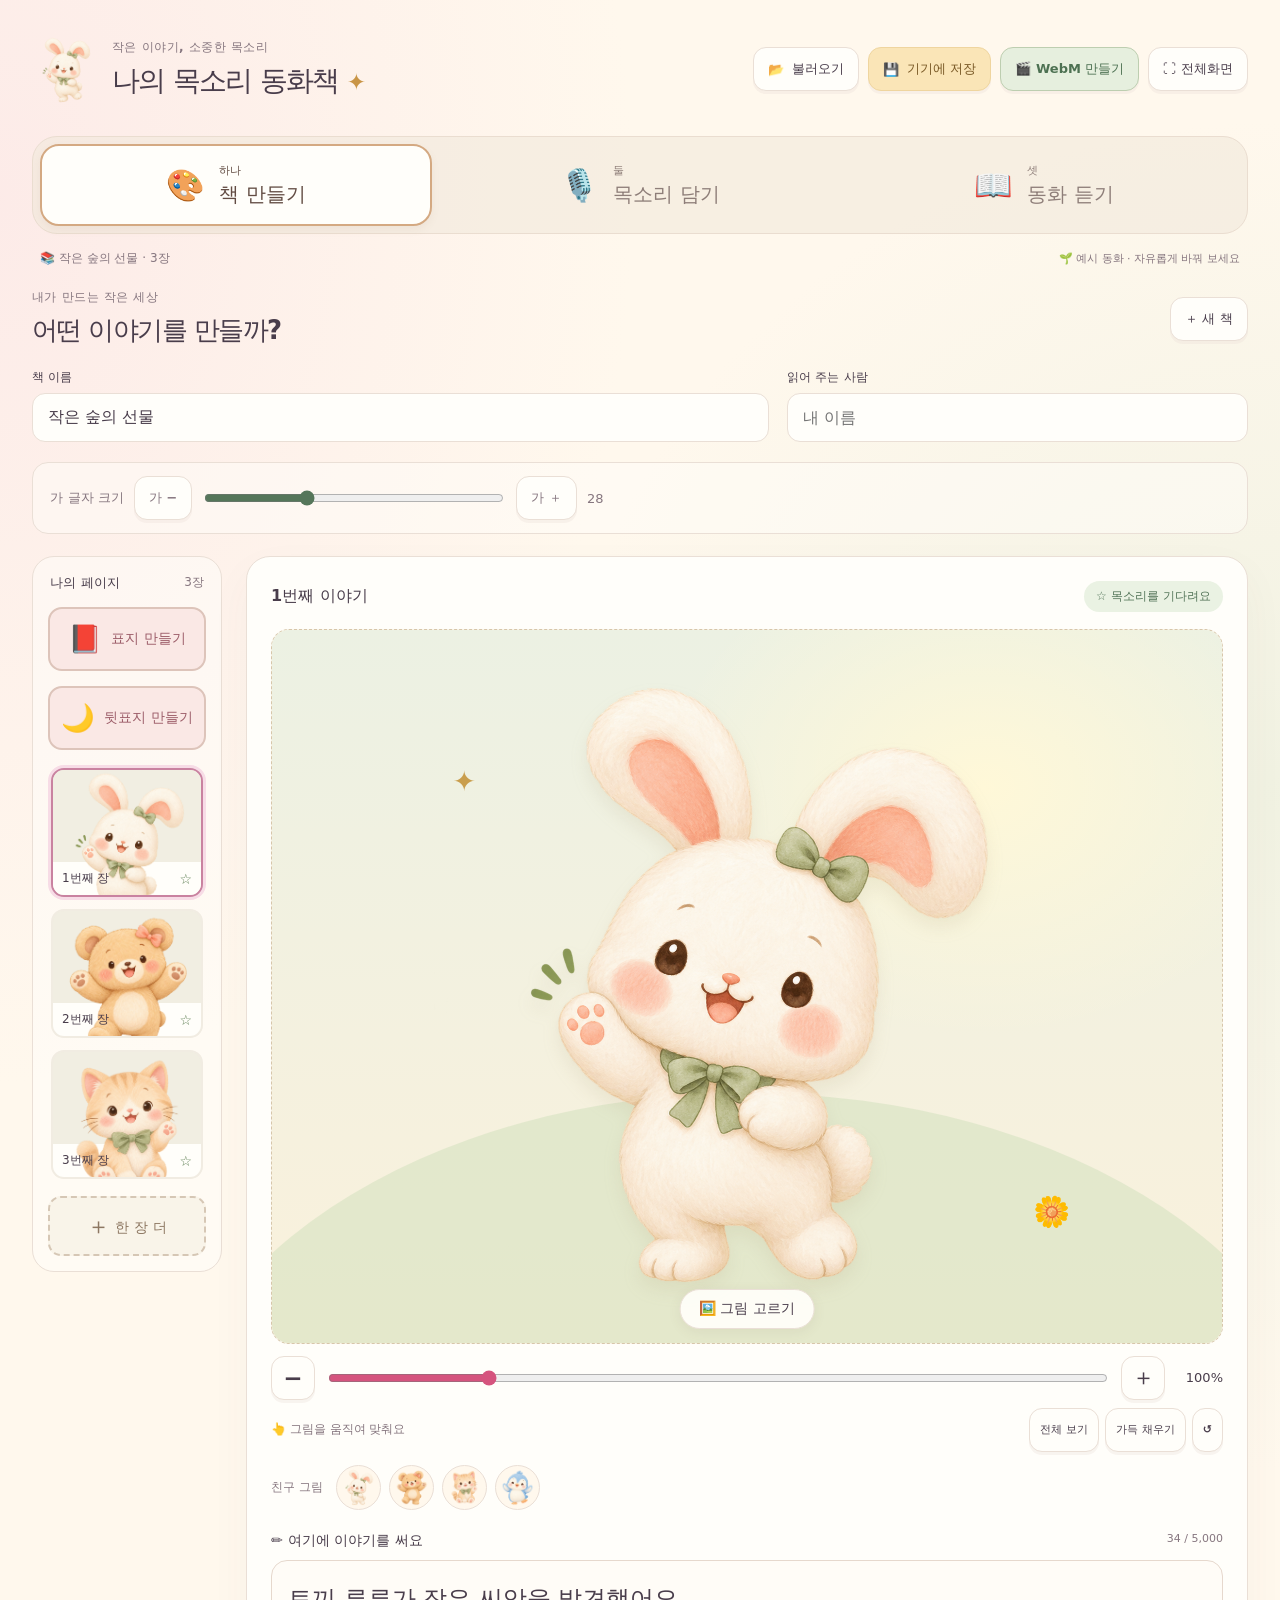
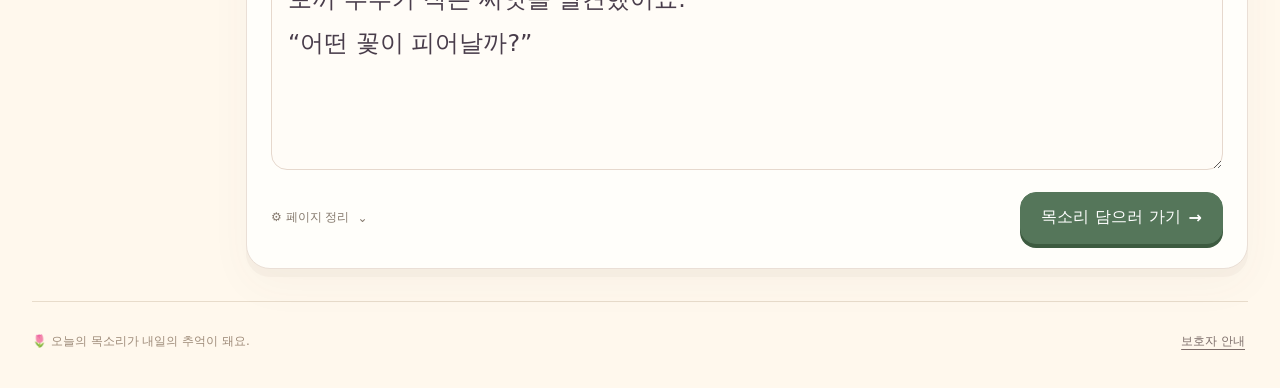
<file: My_Storybook.html>
<!doctype html>
<html lang="ko">
<head>
  <meta charset="utf-8">
  <meta name="viewport" content="width=device-width, initial-scale=1, viewport-fit=cover">
  <meta name="theme-color" content="#fff8ed">
  <meta name="color-scheme" content="light">
  <title>나의 목소리 동화책</title>
  <style>:root{--paper:#fffefa;--cream:#fff8ed;--ink:#493d4b;--muted:#86767f;--pink:#d5547e;--pink-soft:#fce8ee;--green:#55765a;--green-soft:#eaf2e3;--line:#eadfd6;--shadow:0 8px 0 #e6dacf45,0 16px 44px #6c43580a;font-family:"Malgun Gothic","Apple SD Gothic Neo",system-ui,sans-serif;color:var(--ink);background:var(--cream);font-synthesis:none}
*{box-sizing:border-box}body{margin:0;background:radial-gradient(ellipse at 0 10%,#fbe3e5a0,transparent 35%),radial-gradient(ellipse at 100% 40%,#e8eedba0,transparent 40%),var(--cream);min-height:100vh}button,input,textarea,select{font:inherit;color:inherit}button{cursor:pointer;touch-action:manipulation;-webkit-tap-highlight-color:transparent}button:disabled{opacity:.42;cursor:default}button:focus-visible,input:focus-visible,textarea:focus-visible,select:focus-visible,summary:focus-visible{outline:3px solid #977eb2;outline-offset:4px}button{transition:transform .15s,box-shadow .15s}button:active:enabled{transform:translateY(2px)}[hidden]{display:none!important}h1,h2,h3,p{margin:0}h1,h2{letter-spacing:-.06em}img{max-width:100%;user-select:none;-webkit-user-drag:none}input,textarea,select{min-width:0}main,section,aside,.editor-layout>*,.brand>div{min-width:0}.app{max-width:1160px;margin:auto;padding:28px 32px max(24px,env(safe-area-inset-bottom))}.header{display:flex;align-items:center;justify-content:space-between;gap:20px;margin-bottom:26px}.brand{display:flex;align-items:center;gap:12px}.brand-friend{width:68px;height:82px;object-fit:contain;transform:rotate(-8deg)}.eyebrow{display:block;font-size:12px;font-weight:700;color:var(--muted);letter-spacing:.04em;margin-bottom:7px}h1{font-size:28px;line-height:1.3}.brand-star{color:#c99546;margin-left:8px;font-size:23px}.file-actions{display:flex;gap:9px}.button{min-height:52px;display:inline-flex;align-items:center;justify-content:center;gap:8px;background:var(--paper);border:1px solid var(--line);border-radius:16px;padding:12px 20px;font-weight:750;box-shadow:0 3px 0 #e7dad34d;white-space:nowrap}.button.small{min-height:44px;padding:9px 14px;font-size:13px;border-radius:13px}.button.save{background:#fae5b7;border-color:#efd59f;color:#795926}.button.primary{background:var(--green);color:white;border-color:var(--green);box-shadow:0 4px 0 #3d5b40}.button.danger{color:#ad4461;background:#fff0f2}.tabs{display:grid;grid-template-columns:repeat(3,1fr);gap:12px;padding:7px;border:1px solid #eaddd0;background:#f2e9dc99;border-radius:25px}.tabs button{min-height:82px;border:2px solid transparent;background:transparent;display:flex;align-items:center;justify-content:center;gap:14px;border-radius:19px;text-align:left;font-size:20px;font-weight:800;color:#8e7e79}.tab-icon{font-size:31px}.tabs small{display:block;font-size:11px;font-weight:700;margin-bottom:3px}.tabs button[aria-selected=true]{background:#fffefa;border-color:#d4a982;color:#624c43;box-shadow:0 4px 9px #94765312}.tabs button[data-tab=record][aria-selected=true]{border-color:#e5a2b6;color:#a93e65}.tabs button[data-tab=play][aria-selected=true]{border-color:#a4b594;color:#4d7152}.book-line{display:flex;align-items:center;justify-content:space-between;gap:14px;padding:16px 8px 22px;font-size:12px;color:var(--muted)}#book-label{overflow:hidden;text-overflow:ellipsis;white-space:nowrap;max-width:65%}.draft-state{font-size:11px;text-align:right}.editor-heading,.reader-heading{display:flex;align-items:center;justify-content:space-between;gap:16px;margin-bottom:21px}.editor-heading h2,.reader-heading h2{font-size:26px;line-height:1.35;overflow-wrap:anywhere}.book-fields{display:grid;grid-template-columns:1.6fr 1fr;gap:18px;margin-bottom:24px}.book-fields label,.voice-fields label{font-size:12px;font-weight:750;display:block}.book-fields input{display:block;margin-top:7px;width:100%;height:49px;background:#fffefa;border:1px solid var(--line);border-radius:13px;padding:12px 15px;font-size:16px;font-weight:500}.editor-layout{display:grid;grid-template-columns:190px minmax(0,1fr);gap:24px;align-items:start}.page-sidebar{border:1px solid var(--line);border-radius:22px;background:#fffdfa90;padding:15px}.sidebar-heading{display:flex;justify-content:space-between;font-size:13px;gap:10px;margin:2px 2px 15px}.sidebar-heading span{color:var(--muted);font-size:12px}.page-list{display:grid;gap:12px;max-height:635px;overflow:auto;padding:3px}.page-thumb{width:100%;padding:0;border:2px solid transparent;border-radius:13px;background:#f1ece2;overflow:hidden;text-align:left;position:relative;flex-shrink:0}.page-thumb[aria-current=true]{border-color:#c982a0;box-shadow:0 0 0 3px #f7dce6}.thumb-art{height:92px;display:grid;place-items:center;background:#f1eee2}.thumb-art img{width:100%;height:100%;object-fit:contain}.thumb-art .empty-icon{font-size:29px}.thumb-caption{display:flex;align-items:center;justify-content:space-between;font-size:12px;padding:8px 9px;background:#fffefa}.thumb-caption span:last-child{font-size:14px;color:#618257}.add-page{width:100%;min-height:60px;border:2px dashed #d6c7b5;background:#f9f4e9;border-radius:13px;margin-top:14px;font-size:14px;font-weight:750;color:#8d7762}.add-page>span{font-size:23px;vertical-align:-2px}.editor-card{border:1px solid var(--line);background:var(--paper);border-radius:24px;padding:24px;box-shadow:var(--shadow)}.section-line{display:flex;align-items:center;justify-content:space-between;gap:12px;margin-bottom:17px}.section-line h3{font-size:16px}.pill{font-size:12px;border-radius:30px;background:var(--green-soft);color:var(--green);padding:7px 12px;font-weight:750;white-space:nowrap}.pill.pink{background:var(--pink-soft);color:#aa4a6b}.image-picker{display:block;width:100%;padding:0;border:1px dashed #d7c6aa;border-radius:18px;overflow:hidden;background:#f8f4e7;position:relative}.scene{position:relative;display:flex;align-items:center;justify-content:center;min-width:0;overflow:hidden;isolation:isolate;background:#f4f1e8;aspect-ratio:16/9}.scene img{display:block;width:100%;height:100%;object-fit:contain;position:absolute;inset:0}.scene.builtin{background:radial-gradient(ellipse at 75% 22%,#fff8d8 0,transparent 32%),linear-gradient(180deg,#ecf1e3,#faf1dc)}.scene.builtin:before{content:"";position:absolute;inset:auto -12% -75% -12%;height:110%;border-radius:50%;background:#cfdfbb80;z-index:-1}.scene.builtin img{inset:6% 14%;width:72%;height:88%;filter:drop-shadow(0 10px 8px #a7967320)}.scene .scene-star{position:absolute;color:#c99e4d;font-size:28px;left:19%;top:19%}.scene .scene-flower{position:absolute;font-size:30px;right:16%;bottom:16%}.scene.empty{background:repeating-linear-gradient(135deg,#faf7ef,#faf7ef 10px,#f7f2e9 10px,#f7f2e9 20px)}.empty-scene{display:flex;align-items:center;justify-content:center;gap:16px;color:#9c8978;font-size:16px}.empty-scene span{font-size:45px}.image-pick-label{position:absolute;bottom:14px;left:50%;transform:translateX(-50%);padding:10px 18px;border-radius:30px;background:#fffef9ee;box-shadow:0 3px 13px #68584815;font-size:14px;white-space:nowrap;font-weight:750}.friend-row{display:flex;align-items:center;gap:13px;margin:13px 0 22px;font-size:12px;color:var(--muted)}.friend-choices{display:flex;gap:8px}.friend-choices button{width:45px;height:45px;padding:3px;border:1px solid var(--line);border-radius:50%;background:#fff8ed}.friend-choices img{width:100%;height:100%;object-fit:contain}.text-label{display:flex;justify-content:space-between;gap:10px;font-size:14px;font-weight:750;margin-bottom:10px}.text-label span{font-size:11px;color:var(--muted);font-weight:500}textarea{width:100%;border:1px solid #e6d8cd;border-radius:16px;background:#fffcf7;padding:16px;font-size:20px;line-height:1.85;resize:vertical;display:block}textarea::placeholder{color:#b0a095}.editor-bottom{display:flex;align-items:center;justify-content:space-between;gap:12px;margin-top:22px;flex-wrap:wrap}details summary{cursor:pointer;min-height:44px;display:flex;align-items:center;gap:8px;font-size:12px;color:#85796d;list-style:none}details summary:after{content:"⌄"}details[open] summary:after{content:"⌃"}.organize{display:flex;gap:8px;flex-wrap:wrap;margin:7px 0}.story-card{background:var(--paper);padding:13px;border:1px solid var(--line);border-radius:29px;box-shadow:var(--shadow)}.scene-wrap{position:relative;border-radius:20px;overflow:hidden}.scene.large{height:clamp(270px,43vh,500px);aspect-ratio:auto}.page-ribbon{position:absolute;top:16px;left:16px;background:#fffef4e8;border-radius:25px;padding:8px 14px;font-size:13px;font-weight:800;box-shadow:0 2px 6px #68584809}.story-text{border-radius:19px;background:#fff6e8;border:1px solid #f0e3cc;padding:24px 30px;margin-top:13px;text-align:center;font-size:clamp(22px,2.7vw,30px);line-height:1.85;letter-spacing:-.025em;white-space:pre-wrap;overflow-wrap:anywhere;min-height:112px}.story-text.placeholder{color:#ad9b8a;font-size:20px}.record-actions{display:grid;grid-template-columns:repeat(3,1fr);gap:17px;max-width:750px;margin:25px auto 0}.big-action{display:flex;align-items:center;justify-content:center;gap:13px;min-height:84px;border:1px solid transparent;border-radius:22px;font-size:21px;font-weight:800;box-shadow:0 5px 0 #0000000c}.big-action.listen{background:#f8e7b9;border-color:#ead49b;color:#89682f}.big-action.record{background:#f7dce6;border-color:#eab8c9;color:#a34466}.big-action.preview{background:#dfe9d7;border-color:#bcccaf;color:#4a7154}.action-icon{font-size:33px}.big-action.active{outline:3px solid currentColor;outline-offset:3px}.big-action.record.active{background:#c64d73;color:#fff;animation:record-pulse 1.8s ease-in-out infinite}.record-feedback{min-height:54px;display:flex;justify-content:center;align-items:center;gap:13px;flex-wrap:wrap;font-size:13px;color:var(--muted);text-align:center;padding:12px 0}.record-feedback #record-clock{font-variant-numeric:tabular-nums;background:#f9e2eb;border-radius:20px;padding:5px 10px;font-weight:800;color:#a34466}.link-button{border:0;background:none;text-decoration:underline;text-underline-offset:4px;font-size:12px;padding:10px 3px;min-height:44px;color:#7c6d69}.page-navigation{display:flex;align-items:center;justify-content:space-between;gap:16px;margin:8px auto 0;max-width:760px}.nav-button{min-width:105px}.page-dots{display:flex;align-items:center;justify-content:center;gap:8px;flex-wrap:wrap;max-width:430px}.page-dots button{width:36px;height:36px;border:1px solid #dcd2c2;border-radius:50%;background:#fffdf6;font-size:12px;position:relative}.page-dots button.recorded:after{content:"";width:6px;height:6px;position:absolute;right:1px;top:0;border-radius:50%;background:#86a26d}.page-dots button[aria-current=true]{background:#6d815d;border-color:#6d815d;color:white;font-weight:800}.dots-range{font-size:12px;color:var(--muted)}.record-footer{margin:25px 0 0;display:flex;justify-content:space-between;align-items:start;gap:14px}.voice-settings{max-width:480px;flex:1}.voice-fields{background:#fffdf7;border:1px solid var(--line);border-radius:16px;padding:14px;display:grid;grid-template-columns:1.5fr 1fr;gap:14px}.voice-fields select{width:100%;margin-top:8px;min-height:42px;border:1px solid var(--line);border-radius:10px;padding:7px;background:white;font-size:13px}.voice-fields input{display:block;width:100%;margin-top:20px;accent-color:#789066}.voice-fields output{float:right}.play-controls{display:flex;justify-content:center;gap:14px;margin-top:25px;flex-wrap:wrap}.play-button{min-width:245px;font-size:21px;min-height:68px}.play-message{text-align:center;color:var(--muted);font-size:13px;min-height:50px;padding:15px 8px;line-height:1.6}.bottom-files{display:flex;justify-content:center;gap:10px;margin-top:28px}.finish-card{margin:30px auto 0;background:#f4ecd5;border:1px solid #e2d5ab;border-radius:25px;padding:24px;display:flex;align-items:center;justify-content:center;gap:28px;max-width:780px}.finish-card img{width:150px;height:170px;object-fit:contain}.finish-card h2{font-size:25px;color:#6a764f}.finish-card p{margin:10px 0 16px;font-size:14px;color:#867255}.finish-actions{display:flex;gap:10px;flex-wrap:wrap}.footer{display:flex;align-items:center;justify-content:space-between;gap:12px;margin-top:32px;padding:18px 0 0;border-top:1px solid #e8dccb;color:#9e8b79;font-size:12px}.toast{position:fixed;bottom:max(25px,env(safe-area-inset-bottom));left:50%;transform:translateX(-50%);background:#51464cee;color:white;box-shadow:0 8px 30px #0002;padding:15px 22px;border-radius:18px;z-index:30;max-width:min(90vw,600px);width:max-content;font-size:14px;line-height:1.7;text-align:center;pointer-events:none}dialog{border:1px solid var(--line);border-radius:25px;padding:28px;width:min(92vw,500px);max-height:85dvh;overflow:auto;color:var(--ink);background:var(--paper);box-shadow:0 30px 100px #34253240}dialog::backdrop{background:#45374365;backdrop-filter:blur(4px)}dialog h2{font-size:23px;margin-bottom:14px}dialog p{font-size:15px;line-height:1.85;white-space:pre-line;overflow-wrap:anywhere}dialog ul{font-size:14px;line-height:1.8;padding-left:22px}.dialog-actions{display:flex;justify-content:flex-end;gap:10px;flex-wrap:wrap;margin-top:23px}.dialog-actions .button{white-space:normal}.celebrate{animation:celebrate .55s ease-out}.busy{pointer-events:none;opacity:.6}@keyframes record-pulse{50%{box-shadow:0 0 0 8px #d8557c18}}@keyframes celebrate{0%{transform:scale(.95);opacity:.3}100%{transform:scale(1);opacity:1}}
@media(min-width:900px){#panel-record,#panel-play{max-width:960px;margin:auto}}
@media(max-width:800px){.app{padding:20px}.header{gap:12px}.brand-friend{width:52px;height:66px}h1{font-size:23px}.brand-star{display:none}.header .eyebrow{font-size:10px}.file-actions{gap:6px}.file-actions .button{font-size:12px;padding:8px 11px}.tabs{gap:6px}.tabs button{font-size:18px;min-height:75px;gap:9px}.editor-layout{grid-template-columns:130px minmax(0,1fr);gap:15px}.page-sidebar{padding:10px}.thumb-art{height:75px}.editor-card{padding:19px}.scene.large{height:clamp(270px,39vh,420px)}.story-text{padding:20px}.record-actions{gap:12px}.big-action{font-size:18px;gap:9px}.action-icon{font-size:28px}.sidebar-heading{font-size:11px}.editor-bottom .button.primary{width:100%}}
@media(max-width:580px){.app{padding:16px 14px max(20px,env(safe-area-inset-bottom))}.header{flex-wrap:wrap;margin-bottom:18px}.brand{gap:8px}.brand-friend{width:46px;height:57px}h1{font-size:23px}.brand .eyebrow{font-size:10px}.file-actions{width:100%;justify-content:flex-end;gap:8px}.file-actions .button{flex:1;min-height:45px;font-size:13px}.tabs{border-radius:20px;padding:5px;gap:4px}.tabs button{flex-direction:column;gap:3px;font-size:14px;text-align:center;min-height:87px;border-radius:15px;line-height:1.4}.tabs small{display:none}.tab-icon{font-size:28px}.book-line{font-size:11px;padding:13px 3px 20px;align-items:start}.draft-state{max-width:40%;font-size:10px}.editor-heading h2,.reader-heading h2{font-size:22px}.editor-heading .eyebrow,.reader-heading .eyebrow{font-size:10px}.book-fields{grid-template-columns:1.3fr 1fr;gap:10px;margin-bottom:17px}.book-fields input{padding:10px;font-size:15px}.editor-layout{display:flex;flex-direction:column;gap:17px}.page-sidebar{width:100%;padding:12px;display:grid;grid-template-columns:1fr 74px;gap:10px}.sidebar-heading{grid-column:1/-1;margin:0}.page-list{display:flex;overflow:auto;gap:10px;max-height:none;padding:4px}.page-thumb{width:93px}.thumb-art{height:61px}.thumb-caption{font-size:10px;padding:6px}.add-page{margin:4px 0;width:74px;min-height:95px;font-size:12px;display:flex;flex-direction:column;align-items:center;justify-content:center}.editor-card{width:100%;padding:16px;border-radius:21px}.friend-row{gap:9px;margin:11px 0 18px}.friend-choices{gap:7px}.friend-choices button{width:42px;height:42px}.text-label{font-size:12px}textarea{font-size:19px;padding:13px}.editor-bottom{margin-top:14px}.scene{aspect-ratio:4/3}.scene.large{height:clamp(235px,36vh,380px)}.scene.builtin img{inset:7% 7%;width:86%;height:86%}.scene .scene-star{left:10%;font-size:23px}.scene .scene-flower{right:9%;font-size:24px}.story-card{padding:8px;border-radius:23px}.scene-wrap{border-radius:17px}.story-text{font-size:22px;padding:18px 15px;margin-top:8px;border-radius:17px;line-height:1.8;min-height:100px}.page-ribbon{top:10px;left:10px;font-size:11px;padding:6px 10px}.record-actions{gap:10px;margin-top:20px}.big-action{min-height:99px;flex-direction:column;gap:7px;font-size:15px;border-radius:18px;padding:10px 4px}.action-icon{font-size:30px}.record-feedback{font-size:12px;min-height:60px}.page-navigation{gap:8px}.nav-button{min-width:77px;padding:10px;font-size:14px}.page-dots{gap:5px}.page-dots button{height:32px;width:32px;font-size:11px}.record-footer{flex-direction:column;margin-top:20px}.record-footer>.button{width:100%}.voice-settings{width:100%}.voice-fields{grid-template-columns:1fr}.voice-fields input{margin-top:12px}.reader-heading{gap:8px}.reader-heading .pill{font-size:10px;padding:7px 9px}.play-controls{gap:10px}.play-button{min-width:190px;font-size:19px;flex:1}.play-controls #restart-button{font-size:13px;padding:10px}.finish-card{flex-direction:column;text-align:center;padding:20px;gap:12px}.finish-card img{height:115px;width:110px}.finish-card h2{font-size:23px}.finish-actions{justify-content:center}.footer{font-size:10px;gap:8px;margin-top:24px}.footer .link-button{font-size:11px}.image-pick-label{font-size:12px;padding:8px 14px}.empty-scene{font-size:14px;gap:10px}dialog{padding:22px}}
@media(prefers-reduced-motion:reduce){*,*:before,*:after{animation:none!important;transition:none!important;scroll-behavior:auto!important}}

/* Cover, adjustable illustrations and a comfortable landscape reading spread. */
:root{--story-font-size:28px;--reading-image-height:clamp(340px,52vh,650px)}
.sr-only{position:absolute;width:1px;height:1px;padding:0;margin:-1px;overflow:hidden;clip:rect(0,0,0,0);white-space:nowrap;border:0}
.book-appearance,.reader-tools{display:flex;align-items:center;gap:10px;flex-wrap:wrap;font-size:13px;color:var(--muted)}
.book-appearance{margin:-4px 0 22px;padding:13px 17px;border:1px solid var(--line);border-radius:16px;background:#fffefa80}
.book-appearance input{accent-color:var(--green);flex:1;max-width:300px;min-width:80px}.book-appearance label{font-weight:750}.book-appearance output{min-width:27px;font-variant-numeric:tabular-nums}
.reader-tools{justify-content:flex-end;margin:-8px 0 14px}.reader-tools #show-cover{margin-right:auto}
.cover-thumb{display:flex;justify-content:center;align-items:center;gap:9px;min-height:64px;width:100%;border:2px solid #ddc4ba;border-radius:14px;background:#fae8e5;color:#9c5d69;font-size:14px;font-weight:800;margin-bottom:15px}
.cover-thumb>span:first-child{font-size:27px}.cover-thumb[aria-current=true]{border-color:#bc698b;box-shadow:0 0 0 3px #f7dce6}
.cover-toggle{display:flex;align-items:center;gap:10px;font-size:14px;padding:0 0 16px}.cover-toggle input{width:23px;height:23px;accent-color:var(--pink)}
.image-picker{cursor:default}.image-pick-label{border:1px solid var(--line);color:var(--ink);z-index:3;cursor:pointer}
.scene{aspect-ratio:4/3}.scene.large{height:var(--reading-image-height)}.editable-scene{touch-action:none;cursor:grab}.editable-scene.dragging{cursor:grabbing}
.image-layer{position:absolute;inset:0;transform-origin:50% 50%;will-change:transform}.image-layer img{pointer-events:none}
.scene.fill .image-layer img{inset:0;width:100%;height:100%}
.scene-star,.scene-flower{pointer-events:none}.scene.builtin img{filter:drop-shadow(0 10px 8px #a7967320)}
.cover-overlay{position:absolute;top:15px;left:18px;right:18px;z-index:2;pointer-events:none;text-align:center;background:#fffdf6df;border-radius:16px;padding:13px 17px;box-shadow:0 3px 12px #6858480a}
.cover-overlay h2{font-size:clamp(23px,calc(var(--story-font-size) * 1.1),43px);line-height:1.4;overflow-wrap:anywhere}.cover-overlay p{font-size:13px;margin-top:5px;color:var(--muted)}
.image-adjust{padding:12px 0 0}.zoom-row{display:flex;align-items:center;gap:11px}.zoom-row input{flex:1;min-width:60px;accent-color:var(--pink)}.zoom-row output{min-width:47px;text-align:right;font-size:13px;font-variant-numeric:tabular-nums}.zoom-row .button{width:44px;font-size:23px;padding:3px}
.image-adjust-bottom{display:flex;justify-content:space-between;align-items:center;gap:10px;flex-wrap:wrap;margin-top:8px}.image-adjust-bottom>span{font-size:12px;color:var(--muted)}.image-adjust-bottom>div{display:flex;gap:6px}.image-adjust-bottom .button{font-size:11px;padding:8px 10px}
.story-text{font-size:var(--story-font-size);line-height:1.8}.story-text.placeholder{font-size:var(--story-font-size)}#page-text{font-size:clamp(18px,calc(var(--story-font-size) * .85),36px)}
.cover-card{max-width:820px;margin-inline:auto}
#play-cover-scene{height:auto;aspect-ratio:4/3}
#play-button,#restart-button{height:68px;min-height:68px;align-self:stretch}
#restart-button{box-shadow:0 4px 0 #e7dad34d}
:root:fullscreen{overflow-y:auto;background:var(--cream)}
#fullscreen-button[aria-pressed=true]{background:var(--green-soft);border-color:#a4b594;color:var(--green)}
.voice-shortcuts{display:flex;justify-content:center;gap:9px;flex-wrap:wrap;margin-top:24px}.voice-shortcuts .button{font-size:14px}.voice-shortcuts .button[aria-pressed=true]{background:#e8efd9;border:2px solid #78906c;padding:11px 19px}.voice-settings{max-width:680px}.voice-fields{grid-template-columns:1fr 1fr}.voice-fields .voice-note,.voice-help-actions{grid-column:1/-1}.voice-note{font-size:12px;line-height:1.75;color:var(--muted)}.voice-help-actions{display:flex;gap:8px;flex-wrap:wrap}.voice-fields #voice-test{align-self:end}.voice-fields label{min-width:0}
@media(orientation:landscape) and (min-width:640px){
  #panel-play{max-width:1100px}#play-pages-view .story-card{display:grid;grid-template-columns:minmax(0,1.35fr) minmax(0,1fr);gap:15px;align-items:stretch}
  #play-pages-view .scene.large{height:clamp(290px,64vh,640px)}#play-pages-view .story-text{margin:0;max-height:clamp(290px,64vh,640px);overflow-y:auto;min-width:0;padding:26px 22px;text-align:left;scrollbar-width:thin}
  .app{max-width:1280px}
}
@media(max-width:700px){.header{flex-wrap:wrap}.file-actions{width:100%;justify-content:flex-end}.file-actions .button{flex:1;padding-inline:8px}}
@media(max-width:580px){
  :root{--reading-image-height:clamp(290px,46svh,510px)}.book-appearance{gap:8px;padding:10px;margin-bottom:17px}.book-appearance label{width:100%}.book-appearance input{max-width:none}
  .page-sidebar{grid-template-columns:1fr 74px}.cover-thumb{grid-column:1/-1;min-height:49px;margin:0;font-size:13px}.cover-thumb>span:first-child{font-size:24px}.reader-tools{gap:7px;font-size:11px}.reader-tools .button{min-height:42px;padding:8px 11px}
  .image-adjust-bottom{gap:7px}.image-adjust-bottom>span{font-size:11px}.image-adjust-bottom .button{font-size:11px;padding:8px}.cover-overlay{top:10px;left:12px;right:12px;padding:9px}.cover-overlay h2{font-size:clamp(21px,calc(var(--story-font-size) * .85),36px)}
  .voice-shortcuts{gap:7px}.voice-shortcuts .button{font-size:12px;padding:10px 12px;flex:1;white-space:nowrap;min-height:49px}.voice-shortcuts .button[aria-pressed=true]{padding:9px 11px}.voice-fields{grid-template-columns:1fr}.voice-help-actions .button{flex:1}
}

/* WebM preview uses the exact 16:9 canvas exported to the movie. */
.file-actions,.bottom-files{flex-wrap:wrap}
.video-button{background:#e6efde;border-color:#bdceb0;color:#4d7152}
#video-dialog{width:min(96vw,1100px);max-height:94dvh;padding:24px}
.video-heading{display:flex;align-items:center;justify-content:space-between;gap:14px;margin-bottom:16px}
.video-heading h2{margin:0}.video-heading .eyebrow{margin-bottom:5px}
.video-options{display:grid;grid-template-columns:1.6fr 1fr 1fr;gap:12px;margin-bottom:16px}
.video-options label{font-size:12px;font-weight:750;min-width:0}
.video-options select{display:block;width:100%;min-height:46px;margin-top:7px;padding:9px 10px;border:1px solid var(--line);border-radius:12px;background:#fff;font-size:14px}
.video-stage{overflow:hidden;border:1px solid var(--line);border-radius:16px;background:#f5f4ec;aspect-ratio:16/9}
.video-stage canvas,.video-stage video{display:block;width:100%;height:100%;object-fit:contain}
#video-dialog .video-note{font-size:12px;line-height:1.7;color:var(--muted);margin-top:12px;white-space:normal}
#video-dialog #video-status{font-size:14px;line-height:1.7;min-height:24px;margin-top:14px}
#video-progress{display:block;width:100%;height:10px;accent-color:var(--green);margin-top:18px}
.video-actions,.video-caption-controls{display:flex;align-items:center;justify-content:center;gap:12px;flex-wrap:wrap;margin-top:16px}
.video-caption-controls{font-size:12px}.video-actions a{text-decoration:none}
@media(max-width:580px){#video-dialog{padding:16px;border-radius:20px}.video-options{grid-template-columns:1fr 1fr}.video-options label:first-child{grid-column:1/-1}.video-actions .button{flex:1;white-space:normal}.video-heading h2{font-size:21px}.file-actions .button{flex:1 1 40%}.bottom-files{gap:8px}}

/* Closing cover and music controls. */
.back-cover-writing{display:grid;gap:13px}.back-cover-writing label{font-size:13px;font-weight:700}.back-cover-writing input{display:block;width:100%;margin-top:7px;border:1px solid var(--line);background:#fffcf7;border-radius:12px;padding:12px}.back-cover-writing textarea{font-size:17px;margin-top:7px}.back-cover-writing>p{font-size:12px;color:var(--muted);line-height:1.7}
.back-overlay{position:absolute;left:8%;right:8%;bottom:6%;z-index:2;padding:20px 24px;background:#182b24bf;border-radius:22px;color:#fff;text-align:center;pointer-events:none;overflow-wrap:anywhere}
.back-overlay h2{font-size:clamp(20px,3vw,36px);line-height:1.4}.back-overlay p{font-size:clamp(13px,1.7vw,21px);line-height:1.6;margin-top:10px;white-space:pre-wrap}.back-overlay small{display:block;margin-top:16px;color:#e7e8dc;font-size:13px}
#edit-back-copy{bottom:60px;padding:14px 20px}#edit-back-copy h2{font-size:24px}#edit-back-copy p{font-size:15px}#play-back-scene{height:auto;aspect-ratio:16/9}
.story-text strong{font-weight:800}.video-music{background:#f5f3e9;border:1px solid var(--line);padding:14px;border-radius:16px;margin-bottom:14px}.music-buttons,.music-settings{display:flex;align-items:center;gap:12px;flex-wrap:wrap}.music-buttons>span{font-size:13px;overflow-wrap:anywhere;flex:1;min-width:100px}.music-settings{margin-top:12px;font-size:13px}.music-settings audio{width:min(100%,320px);height:36px}.music-settings input[type=range]{width:130px;accent-color:var(--green)}.video-local-images{background:#fff1d6;border:1px solid #e7ce9b;border-radius:14px;padding:14px;margin-bottom:14px}#video-dialog .video-local-images p{font-size:13px;line-height:1.7;white-space:normal;margin-bottom:10px}
@media(max-width:580px){.page-sidebar .cover-thumb{grid-column:1/-1}.back-overlay{padding:14px 16px}.back-overlay h2{font-size:20px}.back-overlay small{margin-top:8px;font-size:11px}.music-settings audio{width:100%}}
</style>
</head>
<body>
  <div class="app">
    <header class="header">
      <div class="brand"><img data-art="rabbit" alt="" class="brand-friend"><div><span class="eyebrow">작은 이야기, 소중한 목소리</span><h1>나의 목소리 동화책<span class="brand-star">✦</span></h1></div></div>
      <div class="file-actions"><button class="button small" data-action="open"><span aria-hidden="true">📂</span> 불러오기</button><button class="button small save" data-action="save"><span aria-hidden="true">💾</span> 기기에 저장</button><button class="button small video-button" data-action="video">🎬 WebM 만들기</button><button id="fullscreen-button" class="button small" aria-label="전체화면 켜기" aria-pressed="false">⛶ 전체화면</button></div>
    </header>
    <nav class="tabs" role="tablist" aria-label="동화책 놀이">
      <button id="tab-edit" role="tab" aria-selected="true" aria-controls="panel-edit" data-tab="edit"><span class="tab-icon" aria-hidden="true">🎨</span><span><small>하나</small>책 만들기</span></button>
      <button id="tab-record" role="tab" aria-selected="false" aria-controls="panel-record" tabindex="-1" data-tab="record"><span class="tab-icon" aria-hidden="true">🎙️</span><span><small>둘</small>목소리 담기</span></button>
      <button id="tab-play" role="tab" aria-selected="false" aria-controls="panel-play" tabindex="-1" data-tab="play"><span class="tab-icon" aria-hidden="true">📖</span><span><small>셋</small>동화 듣기</span></button>
    </nav>
    <div class="book-line"><span id="book-label"></span><span class="draft-state" id="draft-state" role="status">준비하고 있어요</span></div>
    <main>
      <section id="panel-edit" role="tabpanel" aria-labelledby="tab-edit">
        <div class="editor-heading"><div><span class="eyebrow">내가 만드는 작은 세상</span><h2>어떤 이야기를 만들까?</h2></div><button class="button small" id="new-book">＋ 새 책</button></div>
        <div class="book-fields"><label>책 이름<input id="book-title" maxlength="100" placeholder="나의 동화책" autocomplete="off"></label><label>읽어 주는 사람<input id="book-author" maxlength="40" placeholder="내 이름" autocomplete="off"></label></div>
        <div class="book-appearance"><label for="font-size">가 글자 크기</label><button class="button small" data-font-step="-2" aria-label="글자 작게">가 −</button><input id="font-size" type="range" min="18" max="48" step="2" value="28"><button class="button small" data-font-step="2" aria-label="글자 크게">가 ＋</button><output id="font-size-label" for="font-size">28</output></div>
        <div class="editor-layout">
          <aside class="page-sidebar" aria-label="동화 페이지"><div class="sidebar-heading"><strong>나의 페이지</strong><span id="page-total"></span></div><button id="edit-cover" class="cover-thumb"><span aria-hidden="true">📕</span><span>표지 만들기</span></button><button id="edit-back-cover" class="cover-thumb"><span aria-hidden="true">🌙</span><span>뒷표지 만들기</span></button><div id="page-list" class="page-list"></div><button class="add-page" id="add-page"><span aria-hidden="true">＋</span> 한 장 더</button></aside>
          <div class="editor-card">
            <div class="section-line"><h3 id="editor-page-title">1번째 이야기</h3><span id="edit-recorded" class="pill"></span></div>
            <label id="cover-toggle-row" class="cover-toggle" hidden><input id="cover-enabled" type="checkbox"> 이 표지로 책 시작하기</label>
            <label id="back-cover-toggle-row" class="cover-toggle" hidden><input id="back-cover-enabled" type="checkbox"> 이 뒷표지로 책 마무리하기</label>
            <div class="image-picker"><div id="edit-scene" class="scene editable-scene" tabindex="0" role="group" aria-label="그림 위치 조정. 손가락으로 움직이거나 방향키를 누르세요."></div><div id="edit-cover-copy" class="cover-overlay" hidden><h2 id="edit-cover-title"></h2><p id="edit-cover-author"></p></div><div id="edit-back-copy" class="back-overlay" hidden><h2 id="edit-back-title"></h2><p id="edit-back-message"></p><small id="edit-back-author"></small></div><button id="pick-image" class="image-pick-label" aria-label="그림 고르기">🖼️ 그림 고르기</button></div>
            <div class="image-adjust"><div class="zoom-row"><button id="zoom-out" class="button small" aria-label="그림 축소">−</button><label for="image-zoom" class="sr-only">그림 크기</label><input id="image-zoom" type="range" min="50" max="300" step="5" value="100"><button id="zoom-in" class="button small" aria-label="그림 확대">＋</button><output id="image-zoom-label" for="image-zoom">100%</output></div><div class="image-adjust-bottom"><span>👆 그림을 움직여 맞춰요</span><div><button id="image-contain" class="button small">전체 보기</button><button id="image-fill" class="button small">가득 채우기</button><button id="image-reset" class="button small" aria-label="그림 위치와 크기 초기화">↺</button></div></div></div>
            <div class="friend-row"><span>친구 그림</span><div id="friend-choices" class="friend-choices"></div></div>
            <div id="back-cover-writing" class="back-cover-writing" hidden><label>마무리 제목<input id="back-cover-title" maxlength="80" placeholder="함께해 줘서 고마워요"></label><label>마지막 인사<textarea id="back-cover-text" maxlength="300" rows="3" placeholder="우리의 이야기는 내일도 계속돼요."></textarea></label><p>마지막 그림과 인사를 영상 끝에 6초 동안 보여 줘요.</p></div>
            <div id="page-writing"><label class="text-label" for="page-text">✏️ 여기에 이야기를 써요 <span id="text-count">0 / 5,000</span></label><textarea id="page-text" maxlength="5000" rows="4" placeholder="옛날 옛날, 작은 숲에…"></textarea></div>
            <div class="editor-bottom"><details id="page-organize"><summary>⚙️ 페이지 정리</summary><div class="organize"><button class="button small" id="move-left">← 앞으로</button><button class="button small" id="move-right">뒤로 →</button><button class="button small danger" id="delete-page">🗑️ 이 장 지우기</button></div></details><button class="button primary" id="go-record">목소리 담으러 가기 <span aria-hidden="true">→</span></button></div>
          </div>
        </div>
      </section>
      <section id="panel-record" role="tabpanel" aria-labelledby="tab-record" hidden>
        <div class="reader-heading"><div><span class="eyebrow">들어 보고, 내 목소리로!</span><h2>이야기에 목소리를 담아요</h2></div><span id="record-progress" class="pill pink"></span></div>
        <div class="reader-tools"><span>글자 크기</span><button class="button small" data-font-step="-2" aria-label="글자 작게">가 −</button><button class="button small" data-font-step="2" aria-label="글자 크게">가 ＋</button></div>
        <div class="story-card"><div class="scene-wrap"><div id="record-scene" class="scene large"></div><span class="page-ribbon" id="record-page"></span></div><div id="record-text" class="story-text"></div></div>
        <div class="record-actions"><button id="tts-button" class="big-action listen"><span class="action-icon" aria-hidden="true">🔊</span><span class="action-label">들어 보기</span></button><button id="record-button" class="big-action record"><span class="action-icon" aria-hidden="true">🎙️</span><span class="action-label">녹음하기</span></button><button id="preview-button" class="big-action preview"><span class="action-icon" aria-hidden="true">🎧</span><span class="action-label">내 목소리</span></button></div>
        <div class="record-feedback"><span id="record-status" role="status" aria-live="polite">듣고, 내 목소리로 읽어 보세요.</span><span id="record-clock" hidden>00:00</span><button class="link-button" id="undo-recording" hidden>↶ 이전 목소리</button></div>
        <div class="page-navigation"><button class="button nav-button" data-prev aria-label="이전 페이지">← 이전</button><div id="record-dots" class="page-dots" aria-label="페이지 선택"></div><button class="button nav-button" data-next aria-label="다음 페이지">다음 →</button></div>
        <div class="voice-shortcuts" aria-label="읽어 주는 목소리"><button id="voice-female" class="button" aria-pressed="false">👩 여자 목소리</button><button id="voice-male" class="button" aria-pressed="false">👨 남자 목소리</button><button id="voice-default" class="button" aria-pressed="false">🔊 기기 기본</button></div>
        <div class="record-footer"><details id="voice-settings" class="voice-settings"><summary>🐢 읽기 속도 · 목소리 설정</summary><div class="voice-fields"><label>음성 종류<select id="voice-engine"><option value="all">사용 가능한 모든 음성</option><option value="samsung">삼성 TTS</option></select></label><label>목소리<select id="voice"><option value="">한국어 기본 목소리</option></select></label><label>속도 <output id="rate-label">0.9배</output><input id="rate" type="range" min="0.5" max="1.3" step="0.1" value="0.9"></label><button id="voice-test" class="button small">🔊 미리 듣기</button><label>👩 여자 버튼에 연결<select id="female-voice"></select></label><label>👨 남자 버튼에 연결<select id="male-voice"></select></label><p class="voice-note">성별이 표시되지 않는 음성은 미리 듣고 버튼에 연결해 주세요.</p><p id="voice-availability" class="voice-note" role="status"></p><div class="voice-help-actions"><button id="refresh-voices" class="button small">↻ 음성 다시 찾기</button><button id="samsung-help" class="button small">삼성 TTS 설정 안내</button></div></div></details><button class="button primary" id="go-play">내 동화 듣기 📖</button></div>
      </section>
      <section id="panel-play" role="tabpanel" aria-labelledby="tab-play" hidden>
        <div class="reader-heading"><div><span class="eyebrow" id="narrator"></span><h2 id="play-title"></h2></div><span class="pill" id="play-progress"></span></div>
        <div class="reader-tools"><button id="show-cover" class="button small">📕 표지 보기</button><button id="show-back-cover" class="button small">🌙 뒷표지 보기</button><span>글자 크기</span><button class="button small" data-font-step="-2" aria-label="글자 작게">가 −</button><button class="button small" data-font-step="2" aria-label="글자 크게">가 ＋</button></div>
        <div id="book-cover-view" hidden><div class="story-card cover-card"><div class="scene-wrap"><div id="play-cover-scene" class="scene large"></div><div class="cover-overlay"><h2 id="cover-book-title"></h2><p id="cover-book-author"></p></div></div></div><div class="play-controls"><button id="open-cover" class="button primary play-button">▶ 책 펼치기</button></div></div>
        <div id="book-back-view" hidden><div class="story-card cover-card"><div class="scene-wrap"><div id="play-back-scene" class="scene large"></div><div class="back-overlay"><h2 id="back-book-title"></h2><p id="back-book-message"></p><small id="back-book-author"></small></div></div></div><div class="play-controls"><button id="back-restart" class="button primary">↻ 처음부터 다시 듣기</button></div></div>
        <div id="play-pages-view">
        <div class="story-card"><div class="scene-wrap"><div id="play-scene" class="scene large"></div><span class="page-ribbon" id="play-page"></span></div><div id="play-text" class="story-text"></div></div>
        <div class="play-controls"><button id="play-button" class="button primary play-button"><span aria-hidden="true">▶</span> 동화 시작</button><button id="restart-button" class="button">↻ 처음부터</button></div>
        <div class="play-message" id="play-status" role="status" aria-live="polite">내 목소리로 페이지가 하나씩 넘어가요.</div>
        <div class="page-navigation"><button class="button nav-button" data-prev aria-label="이전 페이지">← 이전</button><div id="play-dots" class="page-dots" aria-label="페이지 선택"></div><button class="button nav-button" data-next aria-label="다음 페이지">다음 →</button></div>
        </div>
        <div class="finish-card" id="finish-card" hidden><img data-art="bear" alt="축하하는 곰돌이"><div><span class="eyebrow">짝짝짝! 끝까지 들었어요</span><h2>내 목소리 동화책, 완성!</h2><p id="finish-copy"></p><div class="finish-actions"><button class="button primary" id="play-again">↻ 한 번 더</button><button class="button save" data-action="save">💾 기기에 저장</button></div></div></div>
        <div class="bottom-files"><button class="button small" data-action="open">📂 불러오기</button><button class="button small save" data-action="save">💾 기기에 저장</button><button class="button small video-button" data-action="video">🎬 WebM 만들기</button></div>
      </section>
    </main>
    <footer class="footer"><span>🌷 오늘의 목소리가 내일의 추억이 돼요.</span><button class="link-button" id="help-button">보호자 안내</button></footer>
  </div>
  <input id="image-input" type="file" accept="image/*" hidden>
  <input id="book-input" type="file" accept=".json,.story,application/json" hidden>
  <input id="music-input" type="file" accept="audio/*,.mp3,.m4a,.wav,.ogg,.webm,.aac" hidden>
  <input id="video-images-input" type="file" accept="image/png" multiple hidden>
  <audio id="audio-player" preload="auto" playsinline></audio>
  <div id="toast" class="toast" role="status" aria-live="polite" hidden></div>
  <dialog id="dialog"><div id="dialog-content"></div><div class="dialog-actions" id="dialog-actions"></div></dialog>
  <dialog id="video-dialog" aria-labelledby="video-heading">
    <div class="video-heading"><div><span class="eyebrow">내 이야기를 한 편의 영상으로</span><h2 id="video-heading">WebM 동화 만들기</h2></div><button id="video-close" class="button small" aria-label="영상 창 닫기">닫기</button></div>
    <div class="video-options">
      <label for="video-layout">본문 배치<select id="video-layout"><option value="side" selected>상단 제목·페이지 + 왼쪽 그림·오른쪽 글</option><option value="bottom">큰 이미지 + 하단 말풍선</option></select></label>
      <label for="video-font">본문 글자 크기<select id="video-font"><option value="22">작게</option><option value="26" selected>기본 · 작은 글씨</option><option value="30">조금 크게</option></select></label>
      <label for="video-scene">미리 볼 페이지<select id="video-scene"></select></label>
    </div>
    <div class="video-music"><div class="music-buttons"><button id="music-pick" class="button small">♫ 배경음악 첨부</button><span id="music-name">음악 없음</span><button id="music-remove" class="button small" hidden>음악 제거</button></div><div id="music-settings" class="music-settings" hidden><label><input id="music-enabled" type="checkbox" checked> 영상에 음악 넣기</label><label for="music-volume">음악 크기 <output id="music-volume-label">15%</output></label><input id="music-volume" type="range" min="0" max="50" value="15"><audio id="music-preview" controls preload="metadata"></audio></div><p class="video-note">작은 소리로 반복 재생하고 끝에서 서서히 줄여요. 음악과 설정은 동화 작업 파일에 함께 저장돼요.</p></div>
    <div id="video-local-images" class="video-local-images" hidden><p id="video-local-note"></p><button id="video-link-images" class="button small">기본 그림 PNG 연결</button></div>
    <div class="video-stage"><canvas id="video-canvas" width="1280" height="720" role="img" aria-label="저장할 동화 영상 미리보기"></canvas><video id="video-result" controls playsinline hidden aria-label="완성된 동화 영상"></video></div>
    <div id="video-caption-controls" class="video-caption-controls" hidden><button id="video-caption-prev" class="button small">← 이전 글</button><span id="video-caption-label"></span><button id="video-caption-next" class="button small">다음 글 →</button></div>
    <p class="video-note" id="video-note">표지는 4초, 녹음이 있는 장은 내 목소리와 함께 이어져요. 녹음이 없는 장은 글 길이에 맞춰 조용히 보여 줘요. TTS 읽기 음성은 포함되지 않아요.</p>
    <p class="video-note">1280 × 720 가로 영상 · 긴 글은 말풍선 안에서 나누어 보여 줘요. 만드는 동안 이 창을 열어 두세요. 영상 길이만큼 시간이 걸려요.</p>
    <progress id="video-progress" value="0" max="1" hidden aria-label="영상 생성 진행률"></progress>
    <p id="video-status" role="status" aria-live="polite">배치를 고르고 미리보기를 확인해 주세요.</p>
    <div class="video-actions"><button id="video-create" class="button primary">🎬 영상 만들기</button><button id="video-cancel" class="button danger" hidden>만들기 취소</button><a id="video-download" class="button save" hidden>↓ WebM 저장</a></div>
  </dialog>
  <noscript>동화책을 사용하려면 브라우저의 JavaScript를 켜 주세요.</noscript>
  <script>const ART = {"rabbit":"./rabbit.png","bear":"./bear.png","cat":"./cat.png","penguin":"./penguin.png"};</script>
  <script>'use strict';
const StoryCore = (() => {
  const MAX_PAGES = 100;
  const uid = () => globalThis.crypto?.randomUUID?.() || 'p-' + Date.now().toString(36) + '-' + Math.random().toString(36).slice(2);
  const clamp = (value,min,max) => Math.min(max,Math.max(min,value));
  const frame = (value = {}) => ({zoom:clamp(Number.isFinite(value?.zoom)?value.zoom:1,.5,3),x:clamp(Number.isFinite(value?.x)?value.x:0,-100,100),y:clamp(Number.isFinite(value?.y)?value.y:0,-100,100),fit:value?.fit==='cover'?'cover':'contain'});
  const page = (image = '', text = '') => ({id:uid(),image,text,decorated:image.startsWith('art:'),frame:frame(),audio:null,previousAudio:null});
  const cover = (enabled = false) => ({enabled,image:'art:rabbit',decorated:true,frame:frame()});
  const backCover = (enabled=false) => ({enabled,image:'',decorated:false,frame:frame(),title:'함께해 줘서 고마워요',text:'우리의 이야기는 내일도 계속돼요.'});
  function blank() { return {title:'나의 동화책',author:'',fontSize:28,cover:cover(true),backCover:backCover(),music:null,pages:[page()]}; }
  function normalizeBook(book) {
    book.fontSize=clamp(Number.isFinite(book.fontSize)?book.fontSize:28,18,48);
    book.cover=book.cover || cover(); book.cover.frame=frame(book.cover.frame);
    book.backCover=book.backCover || backCover();book.backCover.frame=frame(book.backCover.frame);
    book.music=book.music || null;
    book.pages.forEach(p=>{p.frame=frame(p.frame);}); return book;
  }
  function voiceGender(voice) {
    const name=voice.name || '';
    if (/\bfemale\b|여성|여자/i.test(name)) return 'female';
    if (/\bmale\b|남성|남자/i.test(name)) return 'male';
    if (/microsoft/i.test(name) && /sunhi|선히/i.test(name)) return 'female';
    if (/microsoft/i.test(name) && /injoon|인준/i.test(name)) return 'male';
    return ''; // The Web Speech API has no standardized gender property.
  }
  const samsungVoice = voice => /samsung|삼성|com\.samsung\.smt/i.test(`${voice.name || ''} ${voice.voiceURI || ''}`);
  function splitText(text) {
    const chunks = [];
    const sentences = text.match(/[^.!?。！？\n]+[.!?。！？\n]*|[.!?。！？\n]+/gu) || [];
    for (const sentence of sentences) {
      const chars = Array.from(sentence.trim());
      for (let start = 0; start < chars.length;) {
        let end = Math.min(start + 140, chars.length);
        if (end < chars.length) {
          for (let cursor = end; cursor > start + 50; cursor--) {
            if (/\s/u.test(chars[cursor - 1])) { end = cursor; break; }
          }
        }
        const chunk = chars.slice(start,end).join('').trim();
        if (chunk) chunks.push(chunk);
        start = end;
      }
    }
    return chunks;
  }
  // Quote markers are preserved; only complete straight/curly quote pairs are bold.
  function richText(text) {
    const runs=[],pattern=/"[^"]*"|“[^”]*”/gu;let at=0;
    for(const match of text.matchAll(pattern)) {
      if(match.index>at)runs.push({text:text.slice(at,match.index),bold:false});
      runs.push({text:match[0],bold:true});at=match.index+match[0].length;
    }
    if(at<text.length)runs.push({text:text.slice(at),bold:false});
    return runs;
  }
  function validMedia(data, type, assets) {
    if (type === 'image' && data === '') return true;
    if (type === 'image' && typeof data === 'string' && data.startsWith('art:')) return !!assets[data.slice(4)];
    if (typeof data !== 'string') return false;
    const header = type === 'image' ? /^data:image\/(png|jpeg|webp|gif);base64,/i : /^data:audio\/(webm|mp4|ogg|mpeg|wav|x-wav|aac)(?:;codecs=[a-z0-9., _-]+)?;base64,/i;
    const match = data.match(header);
    if (!match) return false;
    const body = data.slice(match[0].length);
    return body.length > 0 && body.length % 4 === 0 && /^[A-Za-z0-9+/]*={0,2}$/.test(body);
  }
  function validate(raw, assets = {}) {
    if (!raw || raw.format !== 'little-storybook' || ![1,2,3].includes(raw.version)) throw new Error('이 동화책에서 저장한 .story.json 파일을 골라 주세요.');
    if (typeof raw.title !== 'string' || raw.title.length > 100 || typeof raw.author !== 'string' || raw.author.length > 40) throw new Error('책 제목이나 이름을 확인해 주세요.');
    if (!Array.isArray(raw.pages) || !raw.pages.length || raw.pages.length > MAX_PAGES) throw new Error('책은 1~100장까지 불러올 수 있어요.');
    function audio(value) {
      if (value == null) return null;
      if (!validMedia(value.data,'audio',assets) || !Number.isFinite(value.duration) || value.duration < 0 || value.duration > 3600) throw new Error('녹음 파일 정보가 올바르지 않아요.');
      return {data:value.data,duration:value.duration};
    }
    let bookCover=cover();
    if (raw.cover != null) {
      if (typeof raw.cover.enabled!=='boolean' || !validMedia(raw.cover.image,'image',assets)) throw new Error('표지 그림 정보가 올바르지 않아요.');
      bookCover={enabled:raw.cover.enabled,image:raw.cover.image,decorated:raw.cover.decorated===true || raw.cover.image.startsWith('art:'),frame:frame(raw.cover.frame)};
    }
    let ending=backCover(),music=null;
    if(raw.backCover!=null){
      const b=raw.backCover;
      if(typeof b.enabled!=='boolean' || !validMedia(b.image,'image',assets) || typeof b.title!=='string' || b.title.length>80 || typeof b.text!=='string' || b.text.length>300)throw new Error('뒷표지 정보를 확인해 주세요.');
      ending={enabled:b.enabled,image:b.image,decorated:b.decorated===true || b.image.startsWith('art:'),frame:frame(b.frame),title:b.title,text:b.text};
    }
    if(raw.music!=null){
      const m=raw.music;
      if(typeof m.name!=='string' || m.name.length>255 || !validMedia(m.data,'audio',assets) || m.data.length>42*1024*1024 || !Number.isFinite(m.volume) || typeof m.enabled!=='boolean')throw new Error('배경음악 정보를 확인해 주세요.');
      music={name:m.name,data:m.data,volume:clamp(m.volume,0,.5),enabled:m.enabled};
    }
    return normalizeBook({title:raw.title,author:raw.author,cover:bookCover,backCover:ending,music,fontSize:raw.fontSize,pages:raw.pages.map(p => {
      if (!p || typeof p.text !== 'string' || p.text.length > 5000 || !validMedia(p.image,'image',assets)) throw new Error('페이지의 그림이나 글 정보가 올바르지 않아요.');
      return {...page(p.image,p.text),frame:frame(p.frame),decorated:p.decorated===true || p.image.startsWith('art:'),audio:audio(p.audio),previousAudio:audio(p.previousAudio)};
    })});
  }
  function pack(book, assets = {}, portable = true) {
    const image = source => portable && source.startsWith('art:') && assets[source.slice(4)]?.startsWith('data:') ? assets[source.slice(4)] : source;
    const bookCover=book.cover || cover();
    const ending=book.backCover || backCover();
    return {format:'little-storybook',version:3,savedAt:new Date().toISOString(),title:book.title,author:book.author,fontSize:book.fontSize || 28,
    backCover:{...ending,image:image(ending.image),frame:frame(ending.frame)},music:book.music || null,
    cover:{...bookCover,image:bookCover.enabled?image(bookCover.image):'',frame:frame(bookCover.frame)},pages:book.pages.map(p => ({
      image:image(p.image),
      text:p.text,frame:frame(p.frame),decorated:p.decorated===true || p.image.startsWith('art:'),audio:p.audio,previousAudio:p.previousAudio || null
    }))};
  }
  function missing(book, start = 0) { return book.pages.slice(start).map((p,i) => p.audio ? null : start+i).filter(i => i !== null); }
  function filename(title) { return (title.trim().replace(/[<>:"/\\|?*\u0000-\u001f]/g,'_').replace(/[. ]+$/g,'').slice(0,70) || '나의 동화책') + '.story.json'; }
  return {MAX_PAGES,uid,page,blank,cover,backCover,frame,clamp,normalizeBook,voiceGender,samsungVoice,splitText,richText,validate,pack,missing,filename};
})();
</script>
  <script>'use strict';
// Shared canvas renderer: the preview and the downloaded movie use the same frames.
const StoryVideo = (() => {
  const WIDTH = 1280, HEIGHT = 720;
  const FONT = '"Malgun Gothic", "Apple SD Gothic Neo", sans-serif';
  function geometry(layout) {
    return layout === 'side'
      ? {image:[32,96,816,592],bubble:[872,96,376,592],text:[904,132,312,496]}
      : {image:[0,0,1280,720],bubble:[42,504,1196,188],text:[72,528,1136,118]};
  }
  function rounded(ctx,rect,radius,fill,stroke) {
    ctx.beginPath(); ctx.roundRect(...rect,radius);
    if(fill){ctx.fillStyle=fill;ctx.fill();}
    if(stroke){ctx.strokeStyle=stroke;ctx.lineWidth=2;ctx.stroke();}
  }
  function wrap(ctx,text,width) {
    const lines=[];
    for(const paragraph of String(text).replace(/\r\n?/g,'\n').split('\n')) {
      if(!paragraph){lines.push('');continue;}
      let line='';
      for(const char of Array.from(paragraph)) {
        if(line && ctx.measureText(line+char).width>width){lines.push(line.trimEnd());line='';}
        line+=char;
      }
      lines.push(line.trimEnd());
    }
    return lines;
  }
  function captions(ctx,text,layout,fontSize=26) {
    const box=geometry(layout).text;
    let size=StoryCore.clamp(fontSize,22,32), lines;
    do {
      ctx.font=`400 ${size}px ${FONT}`;
      lines=wrapRich(ctx,text,box[2],size);
      if(lines.length*Math.round(size*1.5)<=box[3] || size<=22)break;
      size-=2;
    } while(true);
    const per=Math.max(1,Math.floor(box[3]/Math.round(size*1.5))), parts=[];
    for(let i=0;i<lines.length;i+=per)parts.push(lines.slice(i,i+per));
    return {size,lineHeight:Math.round(size*1.5),parts};
  }
  function wrapRich(ctx,text,width,size) {
    const lines=[];let line=[],used=0;
    for(const run of StoryCore.richText(text.replace(/\r\n?/g,'\n'))) {
      ctx.font=`${run.bold?700:400} ${size}px ${FONT}`;
      for(const char of Array.from(run.text)) {
        if(char==='\n'){lines.push(line);line=[];used=0;continue;}
        const w=ctx.measureText(char).width;
        if(line.length && used+w>width){lines.push(line);line=[];used=0;}
        const previous=line[line.length-1];
        if(previous && previous.bold===run.bold)previous.text+=char;else line.push({text:char,bold:run.bold});
        used+=w;
      }
    }
    lines.push(line);return lines;
  }
  function drawRichLine(ctx,line,x,y,size) {
    for(const run of line){ctx.font=`${run.bold?700:400} ${size}px ${FONT}`;ctx.fillText(run.text,x,y);x+=ctx.measureText(run.text).width;}
  }
  function picture(ctx,img,item,rect,radius=0) {
    ctx.save();ctx.beginPath();ctx.roundRect(...rect,radius);ctx.clip();
    ctx.fillStyle=item.decorated?'#f2efdf':'#f5f4ec';ctx.fillRect(...rect);
    if(img) {
      const frame=StoryCore.frame(item.frame),[x,y,w,h]=rect;
      const factor=(frame.fit==='cover'?Math.max:Math.min)(w/img.naturalWidth,h/img.naturalHeight);
      const dw=img.naturalWidth*factor,dh=img.naturalHeight*factor;
      ctx.translate(x+w/2+w*frame.x/100,y+h/2+h*frame.y/100);ctx.scale(frame.zoom,frame.zoom);
      ctx.drawImage(img,-dw/2,-dh/2,dw,dh);
    }
    ctx.restore();
  }
  function draw(ctx,book,scene,img,layout,fontSize=26,part=0) {
    ctx.clearRect(0,0,WIDTH,HEIGHT);ctx.fillStyle='#f7f7ef';ctx.fillRect(0,0,WIDTH,HEIGHT);
    ctx.textBaseline='top';ctx.textAlign='left';
    if(scene===-2) {
      const ending=book.backCover;
      picture(ctx,img,ending,[0,0,WIDTH,HEIGHT]);
      const gradient=ctx.createLinearGradient(0,260,0,720);gradient.addColorStop(0,'rgba(15,24,22,0)');gradient.addColorStop(1,'rgba(15,24,22,.88)');
      ctx.fillStyle=gradient;ctx.fillRect(0,260,WIDTH,460);
      rounded(ctx,[110,365,1060,305],30,'rgba(20,32,28,.68)');
      let size=48,titleLines;
      do{ctx.font=`700 ${size}px ${FONT}`;titleLines=wrap(ctx,ending.title,960);if(titleLines.length*size*1.25<=122)break;size-=2;}while(size>22);
      ctx.textAlign='center';ctx.fillStyle='#fff';
      const y=387+(122-titleLines.length*size*1.25)/2;
      titleLines.forEach((line,i)=>ctx.fillText(line,640,y+i*size*1.25));
      let small=28,lines;
      do{ctx.font=`400 ${small}px ${FONT}`;lines=wrap(ctx,ending.text,960);if(lines.length*small*1.5<=96)break;small--;}while(small>14);
      lines.forEach((line,i)=>ctx.fillText(line,640,516+i*small*1.5));
      const credit=book.author?`글 · 목소리 ${book.author}`:book.title;
      ctx.font=`400 22px ${FONT}`;ctx.fillStyle='#e7e8dc';ctx.fillText(credit,640,632,960);ctx.textAlign='left';
      return {parts:[[]],size,lineHeight:0};
    }
    if(scene===-1) {
      picture(ctx,img,book.cover,[0,0,WIDTH,HEIGHT]);
      rounded(ctx,[132,200,1016,328],36,'rgba(20,20,20,.63)');
      let size=68,lines;
      do {ctx.font=`700 ${size}px ${FONT}`;lines=wrap(ctx,book.title || '나의 동화책',912);if(lines.length*size*1.22<=206)break;size-=2;}while(size>24);
      const credit=book.author?`글 · 목소리 ${book.author}`:'나의 목소리 동화책';
      let creditSize=32;
      do{ctx.font=`400 ${creditSize}px ${FONT}`;if(ctx.measureText(credit).width<=900)break;creditSize--;}while(creditSize>16);
      const titleHeight=lines.length*size*1.22,top=364-(titleHeight+40+creditSize*1.25)/2;
      ctx.font=`700 ${size}px ${FONT}`;ctx.fillStyle='#fff';ctx.textAlign='center';
      lines.forEach((line,i)=>ctx.fillText(line,640,top+i*size*1.22));
      ctx.font=`400 ${creditSize}px ${FONT}`;ctx.fillStyle='#f3f0ed';ctx.fillText(credit,640,top+titleHeight+40);ctx.textAlign='left';
      return {parts:[[]],size,lineHeight:0};
    }
    const page=book.pages[scene],g=geometry(layout);
    if(layout==='side'){
      ctx.fillStyle='#454a43';ctx.font=`700 28px ${FONT}`;ctx.fillText(book.title || '나의 동화책',40,38,1020);
      ctx.fillStyle='#82877d';ctx.font=`400 24px ${FONT}`;ctx.textAlign='right';ctx.fillText(`${scene+1} / ${book.pages.length}`,1240,40);ctx.textAlign='left';
    }
    picture(ctx,img,page,g.image,layout==='side'?26:0);
    rounded(ctx,g.bubble,28,layout==='side'?'#ffffff':'rgba(255,255,255,.94)','#deded8');
    const copy=captions(ctx,page.text,layout,fontSize);
    ctx.font=`400 ${copy.size}px ${FONT}`;ctx.fillStyle='#303330';
    copy.parts[Math.min(part,copy.parts.length-1)].forEach((line,i)=>drawRichLine(ctx,line,g.text[0],g.text[1]+i*copy.lineHeight,copy.size));
    ctx.font=`400 20px ${FONT}`;ctx.fillStyle='#80847d';ctx.textAlign='right';
    const continued=copy.parts.length>1?`글 ${part+1}/${copy.parts.length}`:'';
    const footer=layout==='side'?continued:`${scene+1} / ${book.pages.length}${continued?' · '+continued:''}`;
    ctx.fillText(footer,g.bubble[0]+g.bubble[2]-28,g.bubble[1]+g.bubble[3]-38);
    ctx.textAlign='left';return copy;
  }
  function aborted(signal) { if(signal?.aborted)throw signal.reason || new DOMException('취소했어요.','AbortError'); }
  function pending(promise,signal,timeout=30000) {
    aborted(signal);
    return new Promise((resolve,reject)=>{
      const cancel=()=>done(reject,signal.reason || new DOMException('취소했어요.','AbortError'));
      const timer=setTimeout(()=>done(reject,new Error('그림이나 녹음을 준비하는 시간이 너무 길어요. 다시 시도해 주세요.')),timeout);
      function done(fn,value){clearTimeout(timer);signal?.removeEventListener('abort',cancel);fn(value);}
      signal?.addEventListener('abort',cancel,{once:true});
      promise.then(value=>done(resolve,value),error=>done(reject,error));
    });
  }
  async function loadImage(item,resolveImage,signal) {
    if(!item.image)return null;
    const img=new Image();img.src=resolveImage(item.image);
    try{await pending(img.decode(),signal);}catch(error){if(signal?.aborted)throw error;throw new Error('그림을 열지 못했어요. 해당 그림을 다시 골라 주세요.');}
    return img;
  }
  function mimeType() {
    if(!globalThis.MediaRecorder)return '';
    return ['video/webm;codecs=vp9,opus','video/webm;codecs=vp8,opus','video/webm'].find(type=>MediaRecorder.isTypeSupported(type)) || '';
  }
  function supported(canvas) { return !!(mimeType() && canvas.captureStream && (globalThis.AudioContext || globalThis.webkitAudioContext)); }
  function duration(page,copy,audioDuration=0) {
    if(audioDuration>0)return Math.max(audioDuration+.5,copy.parts.length*3);
    return Math.max(5,Array.from(page.text.replace(/\s/g,'')).length/7,copy.parts.length*4);
  }
  return {WIDTH,HEIGHT,geometry,wrap,captions,draw,loadImage,mimeType,supported,duration,record:options=>StoryRecorder.record(options)};
})();
</script>
  <script>'use strict';
const StoryRecorder=(()=>{
  function abort(signal){if(signal.aborted)throw signal.reason || new DOMException('취소했어요.','AbortError');}
  function wait(ms,signal){
    abort(signal);
    return new Promise((resolve,reject)=>{
      const stop=()=>{clearTimeout(timer);signal.removeEventListener('abort',stop);reject(signal.reason);};
      const timer=setTimeout(()=>{signal.removeEventListener('abort',stop);resolve();},ms);
      signal.addEventListener('abort',stop,{once:true});
    });
  }
  function prepareAudio(element,src,signal,label){
    abort(signal);
    return new Promise((resolve,reject)=>{
      const timer=setTimeout(()=>done(new Error(`${label}을 준비하지 못했어요. 파일을 다시 확인해 주세요.`)),30000);
      const stop=()=>done(signal.reason),ready=()=>done(),fail=()=>done(new Error(`${label}을 열지 못했어요. 지원되는 오디오 파일인지 확인해 주세요.`));
      function done(error){clearTimeout(timer);signal.removeEventListener('abort',stop);element.removeEventListener('canplay',ready);element.removeEventListener('error',fail);error?reject(error):resolve();}
      signal.addEventListener('abort',stop,{once:true});element.addEventListener('canplay',ready,{once:true});element.addEventListener('error',fail,{once:true});
      element.src=src;element.load();
    });
  }
  async function record({canvas,book,layout,fontSize,resolveImage,signal,onProgress}){
    if(!StoryVideo.supported(canvas))throw new Error('WebM 영상 만들기는 최신 Chrome 또는 Edge에서 열어 주세요.');
    abort(signal);
    const AudioAPI=globalThis.AudioContext || globalThis.webkitAudioContext,context=new AudioAPI();
    const control=new AbortController(),active=control.signal;
    const cancel=()=>control.abort(signal.reason || new DOMException('취소했어요.','AbortError'));
    signal.addEventListener('abort',cancel,{once:true});
    const narration=new Audio(),music=new Audio();narration.preload=music.preload='auto';music.loop=true;
    let stream,recorder,timer,tone,wakeLock,stopped,musicNode,voiceNode,bytes=0,finished=0,started=false;
    const chunks=[],still=document.createElement('canvas');still.width=1280;still.height=720;
    // Clearing dimensions also clears any origin-taint from a file:// preview.
    canvas.width=1280;canvas.height=720;
    const ctx=canvas.getContext('2d'),imageContext=still.getContext('2d');
    const scenes=book.pages.map((_,i)=>i);if(book.cover.enabled)scenes.unshift(-1);if(book.backCover?.enabled)scenes.push(-2);
    let current=null;
    function report(label,value=finished/scenes.length){onProgress({label,value});}
    function paint(){
      if(!current)return;
      const elapsed=Math.max(0,context.currentTime-current.start);
      const position=current.hasVoice && !narration.ended?narration.currentTime:elapsed;
      const span=current.hasVoice && Number.isFinite(narration.duration) && narration.duration>0?Math.max(narration.duration,current.copy.parts.length*3):current.seconds;
      const part=Math.min(current.copy.parts.length-1,Math.floor(position/Math.max(.1,span)*current.copy.parts.length));
      if(part!==current.part){StoryVideo.draw(imageContext,book,current.scene,current.img,layout,fontSize,part);current.part=part;}
      // Redraw every frame. Audio and video remain on one uninterrupted timeline.
      ctx.drawImage(still,0,0);stream?.getVideoTracks()[0]?.requestFrame?.();
      const tick=Math.floor(elapsed);
      if(tick!==current.lastTick){current.lastTick=tick;report(`${current.label} 영상 만드는 중 · ${Math.floor(position)}초`,(finished+Math.min(.98,position/Math.max(.1,span)))/scenes.length);}
      if(started && context.state!=='running')control.abort(new Error('소리 재생이 중단됐어요. 이 창을 열어 둔 채 다시 만들어 주세요.'));
    }
    try{
      await context.resume();abort(active);
      if(context.state!=='running')throw new Error('소리를 준비하지 못했어요. 다시 시도해 주세요.');
      try{wakeLock=await navigator.wakeLock?.request('screen');}catch{}
      const destination=context.createMediaStreamDestination(),mix=context.createDynamicsCompressor();
      mix.connect(destination);
      voiceNode=context.createMediaElementSource(narration);voiceNode.connect(mix);
      const musicGain=context.createGain();musicGain.gain.value=0;musicGain.connect(mix);
      const hasMusic=book.music?.enabled && book.music.volume>0;
      if(hasMusic){
        report('배경음악 준비 중…');await prepareAudio(music,book.music.data,active,'배경음악');
        musicNode=context.createMediaElementSource(music);musicNode.connect(musicGain);
        music.onerror=()=>control.abort(new Error('배경음악 재생이 중단됐어요. 다른 음악 파일로 다시 시도해 주세요.'));
      }
      tone=context.createConstantSource();const zero=context.createGain();zero.gain.value=0;tone.connect(zero).connect(mix);tone.start();
      for(const scene of scenes){
        abort(active);
        const item=scene===-1?book.cover:scene===-2?book.backCover:book.pages[scene];
        const label=scene===-1?'표지':scene===-2?'뒷표지':`${scene+1} / ${book.pages.length}장`;
        report(`${label} 준비 중…`);
        const img=await StoryVideo.loadImage(item,resolveImage,active);
        const hasVoice=scene>=0 && !!item.audio;
        if(hasVoice)await prepareAudio(narration,item.audio.data,active,`${scene+1}번째 장의 녹음`);
        const copy=StoryVideo.draw(imageContext,book,scene,img,layout,fontSize);
        const seconds=scene===-1?4:scene===-2?6:StoryVideo.duration(item,copy,hasVoice?(Number.isFinite(narration.duration)?narration.duration:item.audio.duration):0);
        current={scene,img,label,copy,seconds,hasVoice,part:0,start:context.currentTime,lastTick:-1};
        ctx.drawImage(still,0,0);
        if(!started){
          stream=canvas.captureStream(30);destination.stream.getAudioTracks().forEach(track=>stream.addTrack(track));
          recorder=new MediaRecorder(stream,{mimeType:StoryVideo.mimeType(),videoBitsPerSecond:4500000,audioBitsPerSecond:128000});
          stopped=new Promise(resolve=>{recorder.onstop=resolve;});
          recorder.ondataavailable=event=>{if(!event.data.size)return;bytes+=event.data.size;if(bytes>400*1024*1024){control.abort(new Error('영상이 400MB를 넘었어요. 책을 나누어 만들어 주세요.'));return;}chunks.push(event.data);};
          recorder.onerror=event=>control.abort(event.error || new Error('영상 기록을 마치지 못했어요.'));
          recorder.start(1000);started=true;timer=setInterval(paint,33);
          if(hasMusic){await music.play();musicGain.gain.setValueAtTime(0,context.currentTime);musicGain.gain.linearRampToValueAtTime(book.music.volume,context.currentTime+1);}
          await wait(120,active);
        }
        current.start=context.currentTime;
        if(hasVoice){
          // Exactly like story playback: only the real ended event advances the page.
          // duration metadata and saved recording duration never stop narration.
          await new Promise((resolve,reject)=>{
            const stop=()=>done(active.reason),end=()=>done(),fail=()=>done(new Error(`${scene+1}번째 장의 녹음 재생이 중단됐어요.`));
            function done(error){active.removeEventListener('abort',stop);narration.removeEventListener('ended',end);narration.removeEventListener('error',fail);error?reject(error):resolve();}
            active.addEventListener('abort',stop,{once:true});narration.addEventListener('ended',end,{once:true});narration.addEventListener('error',fail,{once:true});
            narration.play().catch(done);
          });
          // Leave the last syllable on its own page through the audio output latency.
          await wait(Math.max(350,(context.baseLatency || 0)*1000+150),active);
          const remaining=copy.parts.length*3-(context.currentTime-current.start);
          if(remaining>0)await wait(remaining*1000,active);
        }else{
          if(scene===-2 && hasMusic){musicGain.gain.setValueAtTime(book.music.volume,context.currentTime);musicGain.gain.setValueAtTime(book.music.volume,context.currentTime+seconds-1.5);musicGain.gain.linearRampToValueAtTime(0,context.currentTime+seconds);}
          await wait(seconds*1000,active);
        }
        finished++;
      }
      if(book.music?.enabled && !book.backCover?.enabled){musicNode && report('음악을 마무리하고 있어요…');
        // Fade without cutting off the last page or its narration.
        musicGain.gain.cancelScheduledValues(context.currentTime);musicGain.gain.setValueAtTime(musicGain.gain.value,context.currentTime);musicGain.gain.linearRampToValueAtTime(0,context.currentTime+1.2);await wait(1200,active);
      }
      abort(active);clearInterval(timer);paint();recorder.stop();
      await Promise.race([stopped,wait(10000,active).then(()=>{throw new Error('영상 저장을 마치지 못했어요.');})]);abort(active);
      const blob=new Blob(chunks,{type:recorder.mimeType});if(!blob.size)throw new Error('영상 파일을 만들지 못했어요.');
      report('영상 완성! WebM 파일을 저장해 주세요.',1);return blob;
    }catch(error){
      if(error.name==='SecurityError')throw new Error('영상 창에서 기본 그림 PNG 파일을 연결한 뒤 다시 만들어 주세요.');
      throw error;
    }finally{
      clearInterval(timer);signal.removeEventListener('abort',cancel);
      narration.pause();music.pause();narration.removeAttribute('src');music.removeAttribute('src');narration.load();music.load();
      if(recorder && recorder.state!=='inactive'){recorder.stop();await Promise.race([stopped,new Promise(resolve=>setTimeout(resolve,2000))]);}
      stream?.getTracks().forEach(track=>track.stop());voiceNode?.disconnect();musicNode?.disconnect();try{tone?.stop();}catch{}
      await context.close().catch(()=>{});await wakeLock?.release().catch(()=>{});
    }
  }
  return {record};
})();
</script>
  <script>'use strict';
(() => {
  const $ = id => document.getElementById(id);
  const all = query => [...document.querySelectorAll(query)];
  const names = {rabbit:'토끼',bear:'곰돌이',cat:'고양이',penguin:'펭귄'};
  const synth = 'speechSynthesis' in window ? window.speechSynthesis : null;
  const player = $('audio-player');
  let book = StoryCore.blank();
  let index = 0, tab = 'edit', revision = 0, exportedRevision = 0, persistedRevision = 0;
  let db = null, persistTimer = null, persistQueue = Promise.resolve(), hasDraft = false;
  let ioBusy = true, recordingState = 'idle', recordSession = null, permissionToken = 0;
  let audioMode = 'none', audioPaused = false, playbackToken = 0, speechToken = 0, utterance = null;
  let voices = [], voiceChosen = false, toastTimer = null, completed = false;
  let editingCover = false, playCover = false, editingBack = false, playBack = false;
  const videoImageURLs = new Map();
  let fullscreenPending = false;
  let videoJob = null, videoURL = '', videoPreviewToken = 0, videoPart = 0, videoParts = 1, videoPreviewBusy = false;
  let voicePrefs = {engine:'all',female:'',male:'',mode:'custom',voice:'',rate:.9};
  try { const saved=JSON.parse(localStorage.getItem('little-storybook-voices') || 'null'); if(saved && typeof saved==='object') {
    for(const key of ['female','male','voice']) if(typeof saved[key]==='string') voicePrefs[key]=saved[key];
    if(['all','samsung'].includes(saved.engine))voicePrefs.engine=saved.engine;
    if(['custom','female','male','system'].includes(saved.mode))voicePrefs.mode=saved.mode;
    if(Number.isFinite(saved.rate))voicePrefs.rate=StoryCore.clamp(saved.rate,.5,1.3);
  }} catch {}
  let dialogResolve = null;
  const locked = () => ioBusy || recordingState !== 'idle';
  const current = () => book.pages[index];
  const editing = () => editingBack ? book.backCover : editingCover ? book.cover : current();
  const resolveImage = source => source.startsWith('art:') ? ART[source.slice(4)] : source;
  const resolveVideoImage = source => videoImageURLs.get(source) || resolveImage(source);

  function sampleBook() {
    return StoryCore.normalizeBook({title:'작은 숲의 선물',author:'',cover:StoryCore.cover(true),pages:[
      StoryCore.page('art:rabbit','토끼 루루가 작은 씨앗을 발견했어요.\n“어떤 꽃이 피어날까?”'),
      StoryCore.page('art:bear','곰돌이가 물을 주러 왔어요.\n“우리 함께 꽃을 키우자!”'),
      StoryCore.page('art:cat','따뜻한 햇살 아래 꽃이 활짝 피었어요.\n친구들은 환하게 웃었답니다.')
    ]});
  }

  function toast(message, duration = 4200) {
    clearTimeout(toastTimer);
    $('toast').textContent = message;
    $('toast').hidden = false;
    toastTimer = setTimeout(() => { $('toast').hidden = true; }, duration);
  }

  function syncFullscreenButton() {
    const active = !!document.fullscreenElement;
    const button = $('fullscreen-button');
    button.textContent = active ? '↙ 화면 줄이기' : '⛶ 전체화면';
    button.setAttribute('aria-label',active ? '전체화면 끄기' : '전체화면 켜기');
    button.setAttribute('aria-pressed',String(active));
    button.disabled = fullscreenPending;
  }

  async function toggleFullscreen() {
    if (fullscreenPending) return;
    if (!document.fullscreenElement && (!document.documentElement.requestFullscreen || document.fullscreenEnabled === false)) {
      toast('이 브라우저에서는 전체화면을 열 수 없어요. Chrome이나 Edge에서 직접 열어 주세요.');
      return;
    }
    fullscreenPending = true; syncFullscreenButton();
    try {
      if (document.fullscreenElement) await document.exitFullscreen();
      else await document.documentElement.requestFullscreen({navigationUI:'hide'});
    } catch {
      toast('전체화면을 바꾸지 못했어요. 잠시 후 버튼을 다시 눌러 주세요.');
    } finally {
      fullscreenPending = false; syncFullscreenButton();
    }
  }

  function ask(title, message, choices = [{label:'알겠어요',value:true,primary:true}]) {
    if (dialogResolve) { dialogResolve(null); dialogResolve = null; }
    const heading = document.createElement('h2');
    heading.id = 'dialog-heading';
    heading.textContent = title;
    const body = document.createElement('p');
    body.textContent = message;
    $('dialog-content').replaceChildren(heading,body);
    $('dialog').setAttribute('aria-labelledby','dialog-heading');
    $('dialog-actions').replaceChildren();
    return new Promise(resolve => {
      dialogResolve = resolve;
      for (const choice of choices) {
        const button = document.createElement('button');
        button.type = 'button';
        button.className = 'button' + (choice.primary ? ' primary' : '');
        button.textContent = choice.label;
        button.onclick = () => { $('dialog').close(); dialogResolve = null; resolve(choice.value); };
        $('dialog-actions').append(button);
      }
      if (!$('dialog').open) $('dialog').showModal();
    });
  }
  $('dialog').addEventListener('cancel', () => { if (dialogResolve) dialogResolve(null); dialogResolve = null; });

  function drawScene(container, source, decorated = false, imageFrame = StoryCore.frame()) {
    container.replaceChildren();
    container.classList.toggle('builtin',decorated);
    container.classList.toggle('empty',!source);
    if (!source) {
      const empty = document.createElement('div');
      empty.className = 'empty-scene';
      const icon = document.createElement('span'); icon.textContent = '🖼️';
      empty.append(icon,document.createTextNode('나의 그림을 넣어 주세요'));
      container.append(empty);
      return;
    }
    const img = document.createElement('img');
    img.alt = `${index+1}번째 이야기 그림`;
    img.src = resolveImage(source);
    img.onerror = () => { img.remove(); container.textContent = '그림을 열 수 없어요. 새 그림을 골라 주세요.'; };
    const layer=document.createElement('div'); layer.className='image-layer'; layer.append(img); container.append(layer);
    applyFrame(container,imageFrame);
    if (decorated) {
      const star = document.createElement('span'); star.className = 'scene-star'; star.textContent = '✦'; star.setAttribute('aria-hidden','true');
      const flower = document.createElement('span'); flower.className = 'scene-flower'; flower.textContent = '🌼'; flower.setAttribute('aria-hidden','true');
      container.append(star,flower);
    }
  }

  function applyFrame(container, imageFrame) {
    container.classList.toggle('fill',imageFrame.fit==='cover');
    const layer=container.querySelector('.image-layer');
    if (!layer) return;
    layer.style.transform=`translate(${imageFrame.x}%, ${imageFrame.y}%) scale(${imageFrame.zoom})`;
    const img=layer.querySelector('img'); if(img)img.style.objectFit=imageFrame.fit;
  }

  function syncCoverTitles() {
    for(const id of ['edit-cover-title','cover-book-title'])$(id).textContent=book.title || '나의 동화책';
    for(const id of ['edit-cover-author','cover-book-author'])$(id).textContent=book.author ? `${book.author}의 목소리로 들려드려요` : '내 목소리로 들려드려요';
    for(const id of ['edit-back-title','back-book-title'])$(id).textContent=book.backCover.title;
    for(const id of ['edit-back-message','back-book-message'])$(id).textContent=book.backCover.text;
    for(const id of ['edit-back-author','back-book-author'])$(id).textContent=book.author?`글 · 목소리 ${book.author}`:book.title;
  }
  function storyText(element,text){
    element.replaceChildren();
    for(const run of StoryCore.richText(text)){
      if(run.bold){const strong=document.createElement('strong');strong.textContent=run.text;element.append(strong);}
      else element.append(document.createTextNode(run.text));
    }
  }
  function applyFontSize() {
    document.documentElement.style.setProperty('--story-font-size',`${book.fontSize}px`);
    $('font-size').value=book.fontSize; $('font-size-label').textContent=book.fontSize;
    all('[data-font-step]').forEach(b=>{b.disabled=locked() || (Number(b.dataset.fontStep)<0?book.fontSize<=18:book.fontSize>=48);});
  }
  function setFontSize(value) { if(locked())return; book.fontSize=StoryCore.clamp(value,18,48); changed(true); applyFontSize(); }
  function updateFrameControls() {
    const frame=editing().frame;
    $('image-zoom').value=Math.round(frame.zoom*100); $('image-zoom-label').textContent=`${Math.round(frame.zoom*100)}%`;
    $('image-contain').setAttribute('aria-pressed',String(frame.fit==='contain'));
    $('image-fill').setAttribute('aria-pressed',String(frame.fit==='cover'));
    $('zoom-out').disabled=locked() || !editing().image || frame.zoom<=.5;
    $('zoom-in').disabled=locked() || !editing().image || frame.zoom>=3;
  }
  function setFrame(patch) {
    if(locked() || !editing().image)return;
    editing().frame=StoryCore.frame({...editing().frame,...patch});
    applyFrame($('edit-scene'),editing().frame); updateFrameControls(); changed();
  }

  function renderPages() {
    $('page-list').replaceChildren();
    book.pages.forEach((page,i) => {
      const button = document.createElement('button');
      button.className = 'page-thumb';
      button.setAttribute('aria-current',String(!editingCover && !editingBack && i === index));
      button.setAttribute('aria-label',`${i+1}번째 페이지${page.audio ? ', 녹음 완료' : ''}`);
      button.disabled = locked();
      const art = document.createElement('div'); art.className = 'thumb-art';
      if (page.image) { const img = document.createElement('img'); img.src = resolveImage(page.image); img.alt = ''; img.loading = 'lazy'; art.append(img); }
      else { const icon = document.createElement('span'); icon.className = 'empty-icon'; icon.textContent = '🖼️'; art.append(icon); }
      const caption = document.createElement('div'); caption.className = 'thumb-caption';
      const label = document.createElement('span'); label.textContent = `${i+1}번째 장`;
      const stamp = document.createElement('span'); stamp.textContent = page.audio ? '★' : '☆'; stamp.setAttribute('aria-hidden','true');
      caption.append(label,stamp); button.append(art,caption);
      button.onclick = () => goPage(i);
      $('page-list').append(button);
    });
    $('page-total').textContent = `${book.pages.length}장`;
    $('edit-cover').setAttribute('aria-current',String(editingCover));
    $('edit-back-cover').setAttribute('aria-current',String(editingBack));
  }

  function renderDots(target) {
    target.replaceChildren();
    const start = Math.max(0,Math.min(index - 2,book.pages.length - 5));
    if (start > 0) { const range = document.createElement('span'); range.textContent = '…'; range.className = 'dots-range'; target.append(range); }
    for (let i = start; i < Math.min(start+5,book.pages.length); i++) {
      const button = document.createElement('button'); button.textContent = String(i+1);
      button.className = book.pages[i].audio ? 'recorded' : '';
      button.setAttribute('aria-label',`${i+1}번째 페이지${book.pages[i].audio ? ', 녹음 완료' : ''}`);
      button.setAttribute('aria-current',String(i===index)); button.disabled = locked(); button.onclick = () => goPage(i);
      target.append(button);
    }
    if (start+5 < book.pages.length) { const range = document.createElement('span'); range.textContent = '…'; range.className = 'dots-range'; target.append(range); }
  }

  function render() {
    const p = current();
    const edit=editing();
    const count = book.pages.filter(p => p.audio).length;
    for (const element of all('[data-tab]')) {
      const selected = element.dataset.tab === tab;
      element.setAttribute('aria-selected',String(selected));
      element.tabIndex = selected ? 0 : -1;
      $('panel-'+element.dataset.tab).hidden = !selected;
    }
    $('book-label').textContent = `📚 ${book.title || '나의 동화책'} · ${book.pages.length}장`;
    $('book-title').value = book.title; $('book-author').value = book.author;
    $('editor-page-title').textContent = editingBack ? '이야기를 마무리하는 뒷표지' : editingCover ? '나만의 책 표지' : `${index+1}번째 이야기`;
    $('edit-recorded').textContent = editingBack ? '🌙 뒷표지' : editingCover ? '📕 표지' : p.audio ? '★ 목소리를 담았어요' : '☆ 목소리를 기다려요';
    $('cover-toggle-row').hidden=!editingCover; $('cover-enabled').checked=book.cover.enabled;
    $('edit-cover-copy').hidden=!editingCover; $('page-writing').hidden=editingCover || editingBack; $('page-organize').hidden=editingCover || editingBack;
    $('back-cover-toggle-row').hidden=!editingBack;$('back-cover-enabled').checked=book.backCover.enabled;
    $('edit-back-copy').hidden=!editingBack;$('back-cover-writing').hidden=!editingBack;
    $('back-cover-title').value=book.backCover.title;$('back-cover-text').value=book.backCover.text;
    syncCoverTitles();
    $('page-text').value = p.text; updateTextCount();
    drawScene($('edit-scene'),edit.image,edit.decorated,edit.frame);
    for (const prefix of ['record','play']) {
      drawScene($(prefix+'-scene'),p.image,p.decorated,p.frame);
      $(prefix+'-page').textContent = `${index+1} / ${book.pages.length}`;
      storyText($(prefix+'-text'),p.text || '여기에 나만의 이야기를 담아 주세요.');
      $(prefix+'-text').classList.toggle('placeholder',!p.text);
      renderDots($(prefix+'-dots'));
    }
    $('record-progress').textContent = `★ ${count} / ${book.pages.length}장`;
    $('play-progress').textContent = `🎙️ ${count} / ${book.pages.length}장`;
    $('play-title').textContent = book.title || '나의 동화책';
    $('narrator').textContent = book.author ? `${book.author}의 목소리로 들려주는 이야기` : '내 목소리로 들려주는 이야기';
    $('undo-recording').hidden = !p.previousAudio;
    $('finish-card').hidden = !completed;
    $('show-cover').hidden=!book.cover.enabled || playCover;
    $('show-back-cover').hidden=!book.backCover.enabled || playBack;
    $('book-back-view').hidden=!playBack;
    $('book-cover-view').hidden=!playCover; $('play-pages-view').hidden=playCover || playBack;
    drawScene($('play-cover-scene'),book.cover.image,book.cover.decorated,book.cover.frame);
    drawScene($('play-back-scene'),book.backCover.image,book.backCover.decorated,book.backCover.frame);
    renderPages(); updateControls();
  }

  function label(id,text) { $(id).querySelector('.action-label').textContent = text; }
  function updateControls() {
    const busy = locked();
    for(const id of ['edit-back-cover','back-cover-enabled','back-cover-title','back-cover-text','show-back-cover','back-restart'])$(id).disabled=busy;
    for (const element of all('[data-tab],[data-action],.page-thumb,.page-dots button')) element.disabled = busy;
    for (const id of ['new-book','add-page','pick-image','page-text','book-title','book-author','move-left','move-right','delete-page','go-record','go-play','undo-recording','voice','rate','help-button']) $(id).disabled = busy;
    for(const id of ['edit-cover','cover-enabled','font-size','image-zoom','image-contain','image-fill','image-reset','open-cover','show-cover','voice-engine','female-voice','male-voice','voice-female','voice-male','voice-default','voice-test','refresh-voices','samsung-help'])$(id).disabled=busy;
    all('#friend-choices button').forEach(b => { b.disabled = busy; });
    $('add-page').disabled = busy || book.pages.length >= StoryCore.MAX_PAGES;
    $('move-left').disabled = busy || index === 0;
    $('move-right').disabled = busy || index === book.pages.length-1;
    $('delete-page').disabled = busy || book.pages.length === 1;
    all('[data-prev]').forEach(b => { b.disabled = busy || index===0; });
    all('[data-next]').forEach(b => { b.disabled = busy || index===book.pages.length-1; });
    $('tts-button').disabled = busy || !current().text.trim() || !synth;
    $('preview-button').disabled = busy || !current().audio;
    $('record-button').disabled = ioBusy || recordingState === 'saving';
    $('record-button').classList.toggle('active',recordingState==='recording');
    $('tts-button').classList.toggle('active',!!utterance);
    $('preview-button').classList.toggle('active',audioMode==='preview');
    label('tts-button',utterance ? '듣기 멈춤' : '들어 보기');
    label('preview-button',audioMode==='preview' ? '듣기 멈춤' : '내 목소리');
    label('record-button',({idle:'녹음하기',requesting:'취소하기',recording:'녹음 끝',saving:'담는 중…'})[recordingState]);
    $('record-button').querySelector('.action-icon').textContent = recordingState === 'recording' ? '⏹️' : '🎙️';
    $('play-button').disabled = busy;
    $('restart-button').disabled = busy;
    $('play-again').disabled = busy;
    $('play-button').textContent = audioMode === 'book' ? (audioPaused ? '▶ 이어 듣기' : 'Ⅱ 잠깐 멈춤') : (completed ? '↻ 한 번 더 듣기' : index === 0 ? '▶ 동화 시작' : '▶ 여기부터 듣기');
    for(const id of ['image-zoom','image-contain','image-fill','image-reset'])$(id).disabled=busy || !editing().image;
    $('voice-test').disabled=busy || !synth;
    updateFrameControls(); applyFontSize();
  }

  function updateTextCount() { $('text-count').textContent = `${current().text.length.toLocaleString('ko-KR')} / 5,000`; }
  function changed(preserveCompletion = false) {
    revision++; if(!preserveCompletion)completed = false;
    $('book-label').textContent = `📚 ${book.title || '나의 동화책'} · ${book.pages.length}장`;
    $('draft-state').textContent = db ? '● 이 기기에 임시 보관 중…' : '● 파일로 저장해 주세요';
    clearTimeout(persistTimer); persistTimer = setTimeout(persistDraft,600);
  }
  function persistDraft() {
    clearTimeout(persistTimer);
    if (!db) return Promise.resolve();
    const snapshot = StoryCore.pack(book,ART,false), atRevision = revision;
    persistQueue = persistQueue.catch(() => {}).then(() => new Promise((resolve,reject) => {
      const tx = db.transaction('books','readwrite'); tx.objectStore('books').put(snapshot,'last');
      tx.oncomplete = () => { hasDraft = true; persistedRevision = atRevision; if (atRevision === revision) $('draft-state').textContent = revision===exportedRevision ? '✓ 이 기기에 임시 보관됨' : '✓ 이 기기에 임시 보관됨 · 파일 저장도 해 주세요'; resolve(); };
      tx.onerror = () => reject(tx.error); tx.onabort = () => reject(tx.error);
    })).catch(() => { $('draft-state').textContent = '임시 보관 공간 부족 · 파일로 저장해 주세요'; });
    return persistQueue;
  }

  async function initDraft() {
    try {
      db = await new Promise((resolve,reject) => {
        const request = indexedDB.open('little-storybook-v1',1);
        request.onupgradeneeded = () => request.result.createObjectStore('books');
        request.onerror = () => reject(request.error);
        request.onblocked = () => reject(new Error('blocked'));
        request.onsuccess = () => resolve(request.result);
      });
      const saved = await new Promise((resolve,reject) => {
        const request = db.transaction('books').objectStore('books').get('last');
        request.onsuccess = () => resolve(request.result); request.onerror = () => reject(request.error);
      });
      if (saved) {
        book = StoryCore.validate(saved,ART); hasDraft = true;
        revision = 1; persistedRevision = 1; exportedRevision = 0;
        $('draft-state').textContent = '✓ 지난 작업을 불러왔어요';
      } else { book = sampleBook(); $('draft-state').textContent = '🌱 예시 동화 · 자유롭게 바꿔 보세요'; }
    } catch {
      book = sampleBook(); $('draft-state').textContent = '파일로 저장하고 불러올 수 있어요';
    } finally { ioBusy = false; render(); }
  }

  function stopSpeech() {
    speechToken++; utterance = null;
    if (synth) synth.cancel();
  }
  function stopMedia() {
    stopSpeech(); playbackToken++; player.pause();
    player.onended = null; player.onerror = null;
    player.removeAttribute('src'); player.load();
    audioMode = 'none'; audioPaused = false;
    updateControls();
  }
  function goPage(next) {
    if (locked() || next < 0 || next >= book.pages.length) return;
    stopMedia(); index = next; completed = false; editingCover=false; editingBack=false; playCover=false; playBack=false;
    $('record-status').textContent = current().audio ? '★ 내 목소리가 담겨 있어요.' : '듣고, 내 목소리로 읽어 보세요.';
    $('play-status').textContent = '내 목소리로 페이지가 하나씩 넘어가요.';
    render();
  }
  function switchTab(next) {
    if (locked()) return;
    stopMedia(); tab = next; completed = false; playBack=false; playCover=next==='play' && book.cover.enabled;
    if(next!=='edit'){editingCover=false; editingBack=false;}
    $('record-status').textContent = current().audio ? '★ 내 목소리가 담겨 있어요.' : '듣고, 내 목소리로 읽어 보세요.';
    $('play-status').textContent = '내 목소리로 페이지가 하나씩 넘어가요.';
    render();
    $('tab-'+next).focus({preventScroll:true});
  }

  function voiceKey(v) { return JSON.stringify([v.voiceURI,v.name,v.lang]); }
  const filteredVoices = () => $('voice-engine').value==='samsung' ? voices.filter(StoryCore.samsungVoice) : voices;
  function saveVoicePrefs() {
    voicePrefs.engine=$('voice-engine').value || 'all'; voicePrefs.voice=$('voice').value;
    voicePrefs.rate=Number($('rate').value);
    try { localStorage.setItem('little-storybook-voices',JSON.stringify(voicePrefs)); } catch {}
  }
  function voiceButtons() {
    for(const mode of ['female','male'])$('voice-'+mode).setAttribute('aria-pressed',String(voicePrefs.mode===mode && $('voice').value===voicePrefs[mode] && !!voicePrefs[mode]));
    $('voice-default').setAttribute('aria-pressed',String(voicePrefs.mode==='system'));
  }
  function loadVoices() {
    if(!synth)return;
    const previous = $('voice').value || voicePrefs.voice;
    voices = synth.getVoices().slice().sort((a,b) => Number(/^ko\b/i.test(b.lang))-Number(/^ko\b/i.test(a.lang)) || a.name.localeCompare(b.name));
    const available=filteredVoices(), samsung=$('voice-engine').value==='samsung';
    $('voice').replaceChildren(new Option(samsung?'삼성 음성을 골라 주세요':'한국어 기기 기본 목소리',''));
    available.forEach(v => $('voice').add(new Option(`${v.name} · ${v.lang}`,voiceKey(v))));
    if(voicePrefs.mode==='system')$('voice').value='';
    else if (available.some(v => voiceKey(v)===previous)) $('voice').value = previous;
    else if (!voiceChosen || samsung) { const korean = available.find(v => /^ko\b/i.test(v.lang)); $('voice').value = korean ? voiceKey(korean) : ''; }
    for(const mode of ['female','male']) {
      const select=$(mode+'-voice'); select.replaceChildren(new Option('목소리를 듣고 골라 주세요',''));
      available.forEach(v=>select.add(new Option(`${v.name} · ${v.lang}`,voiceKey(v))));
      if(!voicePrefs[mode]) { const suggested=available.find(v=>/^ko\b/i.test(v.lang) && StoryCore.voiceGender(v)===mode); if(suggested)voicePrefs[mode]=voiceKey(suggested); }
      select.value=available.some(v=>voiceKey(v)===voicePrefs[mode])?voicePrefs[mode]:'';
    }
    const samsungCount=voices.filter(StoryCore.samsungVoice).length;
    $('voice-availability').textContent=samsung ? (available.length?`삼성 음성 ${available.length}개를 찾았어요.`:'삼성 음성이 이 브라우저에 표시되지 않아요. 아래 설정 안내를 확인해 주세요.') : `${voices.length}개 음성 · 삼성으로 표시된 음성 ${samsungCount}개. 목소리는 기기마다 달라요.`;
    voiceButtons();
  }
  function selectGender(mode) {
    if(locked())return; stopMedia();
    const voice=filteredVoices().find(v=>voiceKey(v)===voicePrefs[mode]);
    if(!voice) { $('voice-settings').open=true; $(mode+'-voice').focus(); toast(`${mode==='female'?'여자':'남자'} 버튼에 사용할 실제 목소리를 먼저 연결해 주세요.`); return; }
    $('voice').value=voiceKey(voice); voicePrefs.mode=mode; voiceChosen=true; saveVoicePrefs(); voiceButtons();
    $('record-status').textContent=`${mode==='female'?'👩 여자':'👨 남자'} 목소리를 골랐어요. 🔊 눌러 들어 보세요.`;
  }
  function readAloud(previewText) {
    if (locked() || !synth) return;
    if (utterance) { stopMedia(); $('record-status').textContent = '듣기를 멈췄어요.'; return; }
    stopMedia();
    const selected=filteredVoices().find(v => voiceKey(v)===$('voice').value);
    if($('voice-engine').value==='samsung' && !selected) { $('voice-settings').open=true; toast('삼성 TTS 음성이 없어요. 삼성 TTS 설정 안내를 확인하거나 기기 기본을 골라 주세요.',6500); return; }
    const chunks = StoryCore.splitText(typeof previewText==='string'?previewText:current().text);
    if (!chunks.length) return;
    const token = speechToken;
    const voice = selected;
    function speak(i) {
      if (token !== speechToken) return;
      if (i >= chunks.length) { utterance = null; $('record-status').textContent = '이제 내 목소리로 읽어 볼까요? 🎙️'; updateControls(); return; }
      const speech = new SpeechSynthesisUtterance(chunks[i]); utterance = speech;
      speech.lang = voice?.lang || 'ko-KR'; if (voice) speech.voice = voice;
      speech.rate = Number($('rate').value);
      speech.onstart = () => { if (token === speechToken) $('record-status').textContent = '🔊 이야기를 듣고 있어요.'; };
      speech.onend = () => speak(i+1);
      speech.onerror = event => {
        if (token !== speechToken) return;
        stopSpeech(); updateControls();
        $('record-status').textContent = '목소리를 재생하지 못했어요.';
        toast(event.error==='network' ? '인터넷 연결을 확인하거나 다른 목소리를 골라 주세요.' : '아래 목소리 설정에서 다른 목소리를 골라 주세요.');
      };
      $('record-status').textContent = '목소리를 준비하고 있어요…'; updateControls();
      try { synth.speak(speech); } catch { stopSpeech(); updateControls(); toast('이 브라우저에서 읽기를 시작하지 못했어요.'); }
    }
    speak(0);
  }

  function toDataURL(blob) { return new Promise((resolve,reject) => { const reader = new FileReader(); reader.onload = () => resolve(reader.result); reader.onerror = () => reject(reader.error); reader.readAsDataURL(blob); }); }
  function formatTime(seconds) { return `${Math.floor(seconds/60).toString().padStart(2,'0')}:${Math.floor(seconds%60).toString().padStart(2,'0')}`; }
  function releaseTracks(session) { session?.stream.getTracks().forEach(track => track.stop()); }

  async function recordClick() {
    if (ioBusy || recordingState === 'saving') return;
    if (recordingState === 'recording') { finishRecording(); return; }
    if (recordingState === 'requesting') { permissionToken++; recordingState = 'idle'; $('record-status').textContent = '녹음 준비를 취소했어요.'; updateControls(); return; }
    stopMedia();
    if (!window.isSecureContext || !navigator.mediaDevices?.getUserMedia) {
      await ask('마이크를 켤 수 없어요','보호자와 함께 확인해 주세요.\n서버 주소는 https://로 열어야 녹음할 수 있어요. PC에서 시험할 때는 localhost도 가능해요.'); return;
    }
    if (!window.MediaRecorder) { await ask('녹음을 지원하지 않아요','최신 Chrome, Edge 또는 Safari에서 다시 열어 주세요.'); return; }
    recordingState = 'requesting'; const token = ++permissionToken;
    $('record-status').textContent = '마이크 사용을 허용해 주세요. 준비되면 녹음이 시작돼요.'; updateControls();
    let stream;
    try {
      stream = await navigator.mediaDevices.getUserMedia({audio:{echoCancellation:true,noiseSuppression:true},video:false});
      if (token !== permissionToken) { stream.getTracks().forEach(t => t.stop()); return; }
      const types = ['audio/mp4','audio/webm;codecs=opus','audio/webm','audio/ogg;codecs=opus'];
      const mime = types.find(type => MediaRecorder.isTypeSupported(type));
      const recorder = new MediaRecorder(stream,mime ? {mimeType:mime} : undefined);
      const session = {recorder,stream,chunks:[],page:current(),started:performance.now(),timer:null,failed:false};
      recordSession = session;
      recorder.ondataavailable = event => { if (event.data.size) session.chunks.push(event.data); };
      recorder.onerror = () => {
        session.failed = true;
        finishRecording();
        if (recorder.state === 'inactive') finalizeRecording(session);
      };
      recorder.onstop = () => finalizeRecording(session);
      stream.getAudioTracks().forEach(track => track.onended = () => { if (recordSession === session && recordingState === 'recording') finishRecording(); });
      recorder.start(1000); recordingState = 'recording';
      $('record-clock').textContent = '00:00'; $('record-clock').hidden = false;
      $('record-status').textContent = '🔴 내 목소리를 담고 있어요. 다 읽으면 ■ 녹음 끝!';
      session.timer = setInterval(() => {
        const seconds = (performance.now()-session.started)/1000;
        $('record-clock').textContent = formatTime(seconds);
        if (seconds >= 300) { finishRecording(); toast('5분 동안 담은 목소리를 저장했어요.'); }
      },250);
      updateControls();
    } catch (error) {
      stream?.getTracks().forEach(t => t.stop());
      if (token !== permissionToken) return;
      recordingState = 'idle'; recordSession = null; updateControls();
      $('record-status').textContent = '마이크를 켜지 못했어요.';
      const message = error.name === 'NotAllowedError' ? '주소창의 마이크 권한을 허용한 뒤 다시 눌러 주세요.' : error.name === 'NotFoundError' ? '사용할 마이크가 없어요. 마이크를 연결해 주세요.' : '다른 앱이 마이크를 사용 중인지 확인하고 다시 눌러 주세요.';
      await ask('마이크를 확인해 주세요',message);
    }
  }
  function finishRecording() {
    const session = recordSession;
    if (!session || recordingState !== 'recording') return;
    recordingState = 'saving'; session.duration = (performance.now()-session.started)/1000;
    clearInterval(session.timer);
    $('record-status').textContent = '목소리를 이 페이지에 담고 있어요…'; updateControls();
    if (session.recorder.state !== 'inactive') session.recorder.stop();
    releaseTracks(session);
  }
  async function finalizeRecording(session) {
    if (session.finalizing || recordSession !== session) return;
    session.finalizing = true;
    clearInterval(session.timer); releaseTracks(session);
    recordingState = 'saving'; updateControls();
    try {
      const duration = session.duration ?? (performance.now()-session.started)/1000;
      const blob = new Blob(session.chunks,{type:session.recorder.mimeType || session.chunks[0]?.type || 'audio/webm'});
      if (session.failed || blob.size < 100 || duration < .45) throw new Error('다시 한 번, 조금 더 길게 녹음해 주세요.');
      const data = await toDataURL(blob);
      if (!StoryCore.validate({format:'little-storybook',version:1,title:'',author:'',pages:[{image:'',text:'',audio:{data,duration}}]})) return;
      session.page.previousAudio = session.page.audio;
      session.page.audio = {data,duration}; changed();
      $('record-status').textContent = '★ 내 목소리를 담았어요! 🎧 눌러 들어 보세요.';
      toast('참 잘했어요! 목소리가 이 페이지에 담겼어요. 🌼');
    } catch (error) {
      $('record-status').textContent = '이번 녹음은 담지 못했어요. 이전 녹음은 그대로 있어요.';
      toast(error.message || '녹음을 다시 시도해 주세요.');
    } finally {
      recordSession = null; recordingState = 'idle'; $('record-clock').hidden = true;
      render(); await persistDraft();
    }
  }

  function audioError(error, mode, token) {
    if (token !== playbackToken) return;
    if (error?.name === 'AbortError') return;
    if (mode === 'book' && error?.name === 'NotAllowedError') {
      audioPaused = true; $('play-status').textContent = '▶ 이어 듣기를 눌러 주세요.'; updateControls(); return;
    }
    stopMedia();
    const message = '녹음을 재생하지 못했어요. 이 기기에서 다시 녹음하거나 다른 브라우저에서 열어 주세요.';
    $(mode==='book' ? 'play-status' : 'record-status').textContent = message;
    toast(message,6500);
  }
  function previewRecording() {
    if (locked() || !current().audio) return;
    if (audioMode === 'preview') { stopMedia(); $('record-status').textContent = '내 목소리 듣기를 멈췄어요.'; return; }
    stopMedia(); audioMode = 'preview'; const token = playbackToken;
    player.src = current().audio.data;
    player.onended = () => { if (token !== playbackToken) return; audioMode = 'none'; $('record-status').textContent = '멋진 내 목소리예요. 🌷'; updateControls(); };
    player.onerror = () => audioError(null,'preview',token);
    $('record-status').textContent = '🎧 내 목소리를 듣고 있어요.'; updateControls();
    player.play().catch(error => audioError(error,'preview',token));
  }
  async function startStory() {
    if (locked()) return;
    const missing = StoryCore.missing(book,index);
    if (missing.length) {
      const answer = await ask('아직 목소리를 기다려요 🎙️',`${missing.map(i => i+1).slice(0,12).join(', ')}번째 장${missing.length>12 ? ' 외' : ''}에 녹음이 없어요.\n목소리를 담으면 끝까지 이어서 들을 수 있어요.`,[{label:'나중에',value:false},{label:'녹음하러 가기',value:true,primary:true}]);
      if (answer) { index = missing[0]; switchTab('record'); }
      return;
    }
    stopMedia(); completed = false; playCover=false; playBack=false; $('finish-card').hidden = true;
    audioMode = 'book'; const token = playbackToken;
    playStoryPage(token);
  }
  function playStoryPage(token) {
    if (token !== playbackToken || audioMode !== 'book') return;
    audioPaused = false;
    render();
    player.src = current().audio.data;
    player.onerror = () => audioError(null,'book',token);
    player.onended = () => {
      if (token !== playbackToken || audioMode !== 'book') return;
      if (index+1 < book.pages.length) { index++; playStoryPage(token); }
      else {
        audioMode = 'none'; completed = true; playBack=book.backCover.enabled; render();
        $('play-status').textContent = '🌟 마지막 장까지 모두 들었어요!';
        $('finish-copy').textContent = `${book.author || '나'}의 소중한 목소리를 파일로 간직해요.`;
        $('finish-card').hidden = false; $('finish-card').classList.add('celebrate'); updateControls();
        $('finish-card').scrollIntoView({behavior:matchMedia('(prefers-reduced-motion: reduce)').matches ? 'instant' : 'smooth',block:'nearest'});
      }
    };
    $('play-status').textContent = `🎧 ${index+1}번째 이야기를 듣고 있어요. 끝나면 다음 장으로 넘어가요.`;
    player.play().catch(error => audioError(error,'book',token));
  }
  function toggleStory() {
    if (locked()) return;
    if (audioMode !== 'book') { if (completed) index = 0; startStory(); return; }
    if (audioPaused) {
      const token = playbackToken; audioPaused = false;
      $('play-status').textContent = `🎧 ${index+1}번째 이야기를 듣고 있어요.`;
      player.play().catch(error => audioError(error,'book',token));
    } else { player.pause(); audioPaused = true; $('play-status').textContent = '잠깐 쉬어 가요. ▶ 누르면 이어서 들어요.'; }
    updateControls();
  }

  async function saveBook() {
    if (locked()) return;
    stopMedia();
    const savedRevision = revision;
    // Construct the file synchronously so native save/share retains the tap gesture.
    const blob = new Blob([JSON.stringify(StoryCore.pack(book,ART,true))],{type:'application/json'});
    if (blob.size > 200*1024*1024) { toast('작업 파일이 200MB를 넘었어요. 책을 나누거나 그림 크기를 줄여 주세요.',6500); return; }
    const filename = StoryCore.filename(book.title);
    ioBusy = true; updateControls();
    let success = false, usedDownload = false;
    try {
      if ('showSaveFilePicker' in window) {
        const handle = await window.showSaveFilePicker({suggestedName:filename,types:[{description:'내 목소리 동화책',accept:{'application/json':['.json']}}]});
        const writable = await handle.createWritable();
        await writable.write(blob); await writable.close(); success = true;
      } else {
        const url = URL.createObjectURL(blob);
        const link = document.createElement('a'); link.href = url; link.download = filename;
        document.body.append(link); link.click(); link.remove();
        setTimeout(() => URL.revokeObjectURL(url),120000); success = true; usedDownload = true;
      }
      if (success) {
        exportedRevision = savedRevision;
        $('draft-state').textContent = usedDownload ? '↓ 다운로드 요청됨 · 파일 앱에서 확인해 주세요' : '✓ 작업 파일 저장 완료';
        toast(usedDownload ? '파일을 내려받아요. 휴대폰·태블릿의 파일 앱 또는 다운로드 폴더를 확인해 주세요.' : '그림, 글, 목소리를 한 파일에 저장했어요. 💾',6000);
      }
    } catch (error) {
      if (error.name !== 'AbortError') {
        const download = await ask('저장 창을 열지 못했어요','다운로드 방식으로 이 기기에 저장할까요?',[{label:'닫기',value:false},{label:'내려받기',value:true,primary:true}]);
        if (download) {
          const url = URL.createObjectURL(blob); const a = document.createElement('a'); a.href = url; a.download = filename; document.body.append(a); a.click(); a.remove();
          setTimeout(() => URL.revokeObjectURL(url),120000); exportedRevision = savedRevision; toast('다운로드 폴더에서 동화책 파일을 확인해 주세요.');
        }
      }
    } finally { ioBusy = false; updateControls(); }
  }

  function clearVideoResult() {
    $('video-result').pause();$('video-result').removeAttribute('src');$('video-result').load();
    if(videoURL)URL.revokeObjectURL(videoURL);
    videoURL='';$('video-result').hidden=true;$('video-canvas').hidden=false;
    $('video-download').hidden=true;$('video-download').removeAttribute('href');
  }
  function videoControls() {
    const running=!!videoJob;
    for(const id of ['video-layout','video-font','video-scene','video-close','video-caption-prev','video-caption-next','music-pick','music-remove','music-enabled','music-volume','video-link-images'])$(id).disabled=running || ioBusy;
    const missing=videoMissingImages();
    $('video-local-images').hidden=missing.length===0;
    $('video-local-note').textContent=`이 파일을 직접 열었을 때는 영상에 사용할 그림을 한 번 연결해 주세요: ${missing.map(key=>ART[key.slice(4)].replace('./','')).join(', ')}`;
    $('video-create').disabled=running || ioBusy || videoPreviewBusy || missing.length>0 || !StoryVideo.supported($('video-canvas'));
    $('video-create').hidden=running;$('video-cancel').hidden=!running;
    $('video-caption-controls').hidden=running || videoParts<=1 || !!videoURL;
    $('video-caption-prev').disabled=running || videoPart===0;
    $('video-caption-next').disabled=running || videoPart>=videoParts-1;
    $('video-caption-label').textContent=`글 ${videoPart+1} / ${videoParts}`;
  }
  function videoMissingImages(){
    if(globalThis.location?.protocol!=='file:')return [];
    const items=[...book.pages];if(book.cover.enabled)items.push(book.cover);if(book.backCover.enabled)items.push(book.backCover);
    return [...new Set(items.map(p=>p.image).filter(source=>source.startsWith('art:') && !videoImageURLs.has(source) && !resolveImage(source).startsWith('data:')))];
  }
  function syncMusic(){
    const music=book.music;
    $('music-name').textContent=music?music.name:'음악 없음';$('music-remove').hidden=!music;$('music-settings').hidden=!music;
    $('music-enabled').checked=!!music?.enabled;$('music-volume').value=Math.round((music?.volume??.15)*100);$('music-volume-label').textContent=$('music-volume').value+'%';
    $('music-preview').pause();
    if(music){$('music-preview').src=music.data;$('music-preview').volume=music.volume;}
    else{$('music-preview').removeAttribute('src');$('music-preview').load();}
  }
  async function attachMusic(file){
    if(!file || videoJob || locked())return;
    if(file.size>30*1024*1024){toast('30MB 이하의 음악 파일을 골라 주세요.');return;}
    ioBusy=true;updateControls();videoControls();
    try{
      const types={mp3:'audio/mpeg',m4a:'audio/mp4',mp4:'audio/mp4',wav:'audio/wav',ogg:'audio/ogg',webm:'audio/webm',aac:'audio/aac'};
      const type=types[file.name.split('.').pop().toLowerCase()] || file.type;
      const data=await new Promise((resolve,reject)=>{const reader=new FileReader();reader.onload=()=>resolve(reader.result);reader.onerror=()=>reject(reader.error);reader.readAsDataURL(new Blob([file],{type}));});
      const music={name:file.name.slice(0,255),data,volume:book.music?.volume??.15,enabled:true};
      const test={...StoryCore.pack(book,ART,false),music};StoryCore.validate(test,ART);
      // Do not replace an existing track if the new file cannot be decoded.
      const testAudio=new Audio();
      try{await new Promise((resolve,reject)=>{const timer=setTimeout(()=>finish(new Error('timeout')),15000);function finish(error){clearTimeout(timer);testAudio.oncanplay=null;testAudio.onerror=null;error?reject(error):resolve();}testAudio.oncanplay=()=>finish();testAudio.onerror=()=>finish(new Error('audio'));testAudio.src=data;testAudio.load();});}
      finally{testAudio.removeAttribute('src');testAudio.load();}
      book.music=music;changed(true);clearVideoResult();syncMusic();$('video-status').textContent='배경음악을 첨부했어요. 음악 크기를 조절한 뒤 영상을 만들어 주세요.';
    }catch{toast('음악을 열지 못했어요. MP3, M4A, WAV, Ogg 등 재생 가능한 파일을 골라 주세요.');}
    finally{ioBusy=false;updateControls();videoControls();}
  }
  async function previewVideo(resetPart=true) {
    if(videoJob)return;
    const token=++videoPreviewToken;
    if(resetPart)videoPart=0;
    clearVideoResult();videoPreviewBusy=true;videoControls();
    $('video-progress').hidden=true;
    $('video-status').textContent='미리보기 준비 중…';
    const scene=Number($('video-scene').value),item=scene===-1?book.cover:scene===-2?book.backCover:book.pages[scene];
    try {
      const img=await StoryVideo.loadImage(item,resolveVideoImage);
      if(token!==videoPreviewToken)return;
      $('video-canvas').width=1280;
      const copy=StoryVideo.draw($('video-canvas').getContext('2d'),book,scene,img,$('video-layout').value,Number($('video-font').value),videoPart);
      videoParts=copy.parts.length;
      $('video-canvas').setAttribute('aria-label',`${scene===-2?'뒷표지':scene===-1?'표지':`${scene+1}번째 장`} 영상 미리보기${scene<0?'':`: ${item.text}`}`);
      $('video-status').textContent=StoryVideo.supported($('video-canvas'))
        ? (videoParts>1?`이 장의 글은 ${videoParts}번에 나누어 보여 줘요. 아래 버튼으로 모두 확인할 수 있어요.`:'이 모습 그대로 영상에 담아요. 준비되면 영상 만들기를 눌러 주세요.')
        : '이 브라우저는 WebM 생성을 지원하지 않아요. 최신 Chrome 또는 Edge에서 열어 주세요.';
    } catch(error) {
      if(token===videoPreviewToken)$('video-status').textContent=error.message;
    } finally {
      if(token===videoPreviewToken){videoPreviewBusy=false;videoControls();}
    }
  }
  function openVideo() {
    if(locked())return;
    stopMedia();clearVideoResult();
    $('video-scene').replaceChildren();
    if(book.cover.enabled)$('video-scene').add(new Option('표지', '-1'));
    book.pages.forEach((page,i)=>$('video-scene').add(new Option(`${i+1}번째 장${page.audio?' · 녹음 있음':''}`,String(i))));
    if(book.backCover.enabled)$('video-scene').add(new Option('뒷표지','-2'));
    $('video-scene').value=book.cover.enabled?'-1':'0';
    const missing=StoryCore.missing(book).length;
    $('video-note').textContent=`${book.cover.enabled?'표지는 4초 동안 보여 줘요. ':'현재 책은 표지 없이 시작해요. '}${missing?`녹음이 없는 ${missing}장은 글 길이에 맞춰 보여 줘요. `:''}${book.backCover.enabled?'뒷표지는 6초 동안 보여 줘요. ':''}녹음한 목소리가 끝나면 다음 장으로 넘어가요. TTS 읽기 음성은 포함되지 않아요.`;
    syncMusic();$('video-dialog').showModal();previewVideo();
  }
  async function createVideo() {
    if(locked() || videoJob || videoPreviewBusy || videoMissingImages().length)return;
    $('music-preview').pause();
    stopMedia();clearVideoResult();++videoPreviewToken;
    const job=new AbortController();videoJob=job;ioBusy=true;updateControls();videoControls();
    $('video-progress').value=0;$('video-progress').hidden=false;
    try {
      const blob=await StoryVideo.record({canvas:$('video-canvas'),book,layout:$('video-layout').value,fontSize:Number($('video-font').value),resolveImage:resolveVideoImage,signal:job.signal,
        onProgress:({value,label})=>{$('video-progress').value=value;$('video-status').textContent=label;}});
      videoURL=URL.createObjectURL(blob);
      $('video-result').src=videoURL;$('video-result').hidden=false;$('video-canvas').hidden=true;
      $('video-download').href=videoURL;
      $('video-download').download=StoryCore.filename(book.title).replace(/\.story\.json$/,`-${$('video-layout').value==='side'?'오른쪽':'하단'}말풍선.webm`);
      $('video-download').hidden=false;
      $('video-status').textContent=`영상 완성 (${(blob.size/1024/1024).toFixed(1)} MB)! 재생해 보고 ‘WebM 저장’을 눌러 주세요.`;
    } catch(error) {
      $('video-progress').hidden=true;
      $('video-status').textContent=error.name==='AbortError'?'영상 만들기를 취소했어요. 다시 만들 수 있어요.':error.message || '영상을 만들지 못했어요. 다시 시도해 주세요.';
    } finally {
      videoJob=null;ioBusy=false;updateControls();videoControls();
    }
  }

  async function chooseBook() {
    if (locked()) return;
    stopMedia();
    if (revision !== exportedRevision || hasDraft) {
      const answer = await ask('다른 동화책을 열까요?','불러오면 지금 책이 바뀌어요.\n간직할 책은 먼저 기기에 저장해 주세요.',[{label:'지금 책 유지',value:false},{label:'다른 책 고르기',value:true,primary:true}]);
      if (!answer) return;
    }
    $('book-input').value = ''; $('book-input').click();
  }
  async function importBook(file) {
    if (!file || locked()) return;
    if (file.size > 200*1024*1024) { toast('200MB 이하의 동화책 파일을 골라 주세요.'); return; }
    ioBusy = true; updateControls();
    try {
      const restored = StoryCore.validate(JSON.parse(await file.text()),ART);
      stopMedia(); book = restored; index = 0; editingCover=false; editingBack=false; playBack=false; playCover=tab==='play' && book.cover.enabled; completed = false; revision++; exportedRevision = revision;
      await persistDraft(); render();
      $('play-status').textContent = '불러온 내 목소리 동화책을 들어 보세요.';
      toast('그림, 글, 목소리를 모두 불러왔어요! 📖');
    } catch { await ask('이 파일은 열 수 없어요','이 동화책에서 저장한 .story.json 파일을 골라 주세요.\n지금 만들던 책은 그대로 있어요.'); }
    finally { ioBusy = false; render(); }
  }

  async function uploadImage(file) {
    if (!file || locked()) return;
    if (file.size > 25*1024*1024) { toast('25MB 이하의 그림을 골라 주세요.'); return; }
    ioBusy = true; updateControls();
    const url = URL.createObjectURL(file);
    try {
      const img = new Image(); img.src = url;
      await img.decode();
      if (!img.naturalWidth || img.naturalWidth*img.naturalHeight > 60000000) throw new Error('too large');
      const scale = Math.min(1,1600/Math.max(img.naturalWidth,img.naturalHeight));
      const canvas = document.createElement('canvas'); canvas.width = Math.round(img.naturalWidth*scale); canvas.height = Math.round(img.naturalHeight*scale);
      const ctx = canvas.getContext('2d'); ctx.fillStyle = '#fffdf7'; ctx.fillRect(0,0,canvas.width,canvas.height); ctx.drawImage(img,0,0,canvas.width,canvas.height);
      editing().image = canvas.toDataURL('image/jpeg',.88); editing().decorated = false; editing().frame=StoryCore.frame(); changed(); render(); toast('이야기 그림을 넣었어요. 🖼️');
    } catch { toast('그림을 열지 못했어요. JPG, PNG 또는 WebP 그림을 골라 주세요.'); }
    finally { URL.revokeObjectURL(url); ioBusy = false; render(); }
  }

  all('[data-art]').forEach(img => { img.src = ART[img.dataset.art]; });
  Object.entries(names).forEach(([key,name]) => {
    const button = document.createElement('button'); button.setAttribute('aria-label',`${name} 그림 넣기`); button.title = name;
    const img = document.createElement('img'); img.src = ART[key]; img.alt = ''; button.append(img);
    button.onclick = () => { if (locked()) return; editing().image = 'art:'+key; editing().decorated = true; editing().frame=StoryCore.frame(); changed(); render(); };
    $('friend-choices').append(button);
  });
  all('[data-tab]').forEach(button => button.onclick = () => switchTab(button.dataset.tab));
  $('tab-edit').parentElement.addEventListener('keydown',event => {
    if (locked() || !['ArrowLeft','ArrowRight','Home','End'].includes(event.key)) return;
    event.preventDefault(); const order = ['edit','record','play'];
    const next = event.key==='Home' ? 0 : event.key==='End' ? 2 : (order.indexOf(tab)+(event.key==='ArrowRight'?1:2))%3;
    switchTab(order[next]);
  });
  all('[data-action="save"]').forEach(button => button.onclick = saveBook);
  all('[data-action="open"]').forEach(button => button.onclick = chooseBook);
  all('[data-action="video"]').forEach(button => button.onclick = openVideo);
  for(const id of ['video-layout','video-font','video-scene'])$(id).onchange=()=>previewVideo();
  $('video-caption-prev').onclick=()=>{if(videoPart>0){videoPart--;previewVideo(false);}};
  $('video-caption-next').onclick=()=>{if(videoPart<videoParts-1){videoPart++;previewVideo(false);}};
  $('video-create').onclick=createVideo;
  $('music-pick').onclick=()=>{if(locked())return;$('music-input').value='';$('music-input').click();};
  $('music-input').onchange=event=>attachMusic(event.target.files[0]);
  $('music-remove').onclick=()=>{if(locked())return;book.music=null;changed(true);clearVideoResult();syncMusic();videoControls();};
  $('music-enabled').onchange=event=>{if(!book.music || locked())return;book.music.enabled=event.target.checked;changed(true);clearVideoResult();};
  $('music-volume').oninput=event=>{if(!book.music || locked())return;book.music.volume=StoryCore.clamp(Number(event.target.value)/100,0,.5);$('music-volume-label').textContent=Math.round(book.music.volume*100)+'%';$('music-preview').volume=book.music.volume;changed(true);clearVideoResult();};
  $('video-link-images').onclick=()=>{if(locked())return;$('video-images-input').value='';$('video-images-input').click();};
  $('video-images-input').onchange=async event=>{
    if(locked())return;
    let matched=0;
    for(const file of event.target.files){
      const entry=Object.entries(ART).find(([,uri])=>uri.replace('./','')===file.name);
      if(!entry || file.size>25*1024*1024)continue;
      const key='art:'+entry[0],url=URL.createObjectURL(file);
      try{const img=new Image();img.src=url;await img.decode();if(videoImageURLs.has(key))URL.revokeObjectURL(videoImageURLs.get(key));videoImageURLs.set(key,url);matched++;}
      catch{URL.revokeObjectURL(url);}
    }
    toast(matched?`${matched}개의 기본 그림을 영상에 연결했어요.`:'같은 폴더의 cat.png, bear.png, rabbit.png, penguin.png를 골라 주세요.');previewVideo();
  };
  $('video-cancel').onclick=()=>videoJob?.abort(new DOMException('취소했어요.','AbortError'));
  $('video-close').onclick=()=>{if(!videoJob && !ioBusy)$('video-dialog').close();};
  $('video-dialog').addEventListener('cancel',event=>{if(videoJob || ioBusy)event.preventDefault();});
  $('video-dialog').addEventListener('close',()=>{++videoPreviewToken;videoPreviewBusy=false;clearVideoResult();$('music-preview').pause();});
  all('[data-prev]').forEach(button => button.onclick = () => goPage(index-1));
  all('[data-next]').forEach(button => button.onclick = () => goPage(index+1));
  $('go-record').onclick = () => switchTab('record'); $('go-play').onclick = () => switchTab('play');
  $('book-title').oninput = event => { book.title = event.target.value; changed(); syncCoverTitles(); };
  $('book-author').oninput = event => { book.author = event.target.value; changed(); syncCoverTitles(); };
  $('page-text').oninput = event => { current().text = event.target.value; changed(); updateTextCount(); };
  $('pick-image').onclick = () => { $('image-input').value = ''; $('image-input').click(); };
  $('image-input').onchange = event => uploadImage(event.target.files[0]);
  $('book-input').onchange = event => importBook(event.target.files[0]);
  $('add-page').onclick = () => {
    if (locked() || book.pages.length>=StoryCore.MAX_PAGES) return;
    stopMedia(); book.pages.splice(index+1,0,StoryCore.page()); index++; editingCover=false; editingBack=false; changed(); render();
    $('page-list').querySelector('[aria-current="true"]')?.scrollIntoView({block:'nearest',inline:'nearest'});
  };
  $('move-left').onclick = () => {
    if (locked() || index===0) return;
    [book.pages[index-1],book.pages[index]]=[book.pages[index],book.pages[index-1]]; index--; changed(); render();
  };
  $('move-right').onclick = () => {
    if (locked() || index===book.pages.length-1) return;
    [book.pages[index+1],book.pages[index]]=[book.pages[index],book.pages[index+1]]; index++; changed(); render();
  };
  $('delete-page').onclick = async () => {
    if (locked() || book.pages.length===1) return;
    const answer = await ask('이 장을 지울까요?',`${index+1}번째 장의 그림, 글, 목소리가 함께 지워져요.`,[{label:'그대로 둘래요',value:false},{label:'이 장 지우기',value:true}]);
    if (!answer) return;
    book.pages.splice(index,1); index=Math.min(index,book.pages.length-1); changed(); render();
  };
  $('new-book').onclick = async () => {
    if (locked()) return;
    const answer = await ask('새 이야기를 만들까요?','지금 책을 간직하려면 먼저 기기에 저장해 주세요.',[{label:'지금 책 유지',value:false},{label:'새 책 만들기',value:true,primary:true}]);
    if (!answer) return;
    stopMedia(); book=StoryCore.blank(); index=0; editingCover=true; editingBack=false; playCover=false; playBack=false; changed(); render(); $('book-title').focus();
  };
  $('tts-button').onclick = readAloud; $('record-button').onclick = recordClick; $('preview-button').onclick = previewRecording;
  $('undo-recording').onclick = () => {
    if (locked() || !current().previousAudio) return;
    stopMedia(); const p=current(); [p.audio,p.previousAudio]=[p.previousAudio,p.audio]; changed(); render();
    $('record-status').textContent = '이전 목소리로 바꿨어요. 🎧 눌러 들어 보세요.';
  };
  $('voice').onchange = () => { stopMedia(); voiceChosen=true; voicePrefs.mode=$('voice').value?'custom':'system'; saveVoicePrefs(); voiceButtons(); };
  $('rate').oninput = () => { $('rate-label').textContent=Number($('rate').value).toFixed(1)+'배'; saveVoicePrefs(); };
  $('font-size').oninput=event=>setFontSize(Number(event.target.value));
  all('[data-font-step]').forEach(button=>button.onclick=()=>setFontSize(book.fontSize+Number(button.dataset.fontStep)));
  $('edit-cover').onclick=()=>{
    if(locked())return; stopMedia(); editingCover=true; editingBack=false;
    if(!book.cover.enabled){book.cover.enabled=true; if(!book.cover.image)book.cover=StoryCore.cover(true); changed();}
    render();
  };
  $('cover-enabled').onchange=event=>{book.cover.enabled=event.target.checked;changed();};
  $('edit-back-cover').onclick=()=>{
    if(locked())return;stopMedia();editingBack=true;editingCover=false;
    if(!book.backCover.enabled){
      book.backCover.enabled=true;
      if(!book.backCover.image){const last=book.pages[book.pages.length-1];book.backCover.image=last.image || 'art:bear';book.backCover.decorated=last.image?last.decorated:true;book.backCover.frame=StoryCore.frame(last.image?last.frame:{});}
      changed();
    }
    render();
  };
  $('back-cover-enabled').onchange=event=>{book.backCover.enabled=event.target.checked;changed();};
  $('back-cover-title').oninput=event=>{book.backCover.title=event.target.value;changed();syncCoverTitles();};
  $('back-cover-text').oninput=event=>{book.backCover.text=event.target.value;changed();syncCoverTitles();};
  $('show-back-cover').onclick=()=>{if(locked())return;stopMedia();playBack=true;playCover=false;completed=false;render();};
  $('back-restart').onclick=()=>{if(locked())return;index=0;startStory();};
  $('show-cover').onclick=()=>{if(locked())return; stopMedia(); playCover=true; playBack=false; completed=false; render();};
  $('open-cover').onclick=()=>{if(locked())return; index=0; startStory();};
  $('zoom-in').onclick=()=>setFrame({zoom:editing().frame.zoom+.1});
  $('zoom-out').onclick=()=>setFrame({zoom:editing().frame.zoom-.1});
  $('image-zoom').oninput=event=>setFrame({zoom:Number(event.target.value)/100});
  $('image-contain').onclick=()=>setFrame({zoom:1,x:0,y:0,fit:'contain'});
  $('image-fill').onclick=()=>setFrame({zoom:1,x:0,y:0,fit:'cover'});
  $('image-reset').onclick=()=>setFrame(StoryCore.frame());
  $('edit-scene').addEventListener('keydown',event=>{
    const direction={ArrowLeft:[-3,0],ArrowRight:[3,0],ArrowUp:[0,-3],ArrowDown:[0,3]}[event.key];
    if(!direction || locked())return;
    event.preventDefault();setFrame({x:editing().frame.x+direction[0],y:editing().frame.y+direction[1]});
  });
  const pointers=new Map(); let gesture=null;
  function gestureBasis() {
    const points=[...pointers.values()];
    if(!points.length){gesture=null;return;}
    const center=points.length>1?{x:(points[0].x+points[1].x)/2,y:(points[0].y+points[1].y)/2}:points[0];
    gesture={center,distance:points.length>1?Math.hypot(points[0].x-points[1].x,points[0].y-points[1].y):0,frame:{...editing().frame},rect:$('edit-scene').getBoundingClientRect()};
  }
  $('edit-scene').addEventListener('pointerdown',event=>{
    if(locked() || !editing().image || (event.pointerType==='mouse' && event.button!==0))return;
    event.preventDefault();$('edit-scene').setPointerCapture(event.pointerId);pointers.set(event.pointerId,{x:event.clientX,y:event.clientY});gestureBasis();$('edit-scene').classList.add('dragging');
  });
  $('edit-scene').addEventListener('pointermove',event=>{
    if(!pointers.has(event.pointerId) || !gesture || locked())return;
    pointers.set(event.pointerId,{x:event.clientX,y:event.clientY});const points=[...pointers.values()];
    const center=points.length>1?{x:(points[0].x+points[1].x)/2,y:(points[0].y+points[1].y)/2}:points[0];
    const {frame,rect}=gesture;
    if(!rect.width || !rect.height)return;
    const distance=points.length>1?Math.hypot(points[0].x-points[1].x,points[0].y-points[1].y):0;
    const zoom=gesture.distance>0?StoryCore.clamp(frame.zoom*distance/gesture.distance,.5,3):frame.zoom;
    const ratio=zoom/frame.zoom;
    setFrame({zoom,x:frame.x+(center.x-gesture.center.x)/rect.width*100+(1-ratio)*((gesture.center.x-rect.left)/rect.width*100-50-frame.x),y:frame.y+(center.y-gesture.center.y)/rect.height*100+(1-ratio)*((gesture.center.y-rect.top)/rect.height*100-50-frame.y)});
  });
  function endPointer(event){pointers.delete(event.pointerId);gestureBasis();if(!pointers.size)$('edit-scene').classList.remove('dragging');}
  for(const type of ['pointerup','pointercancel','lostpointercapture'])$('edit-scene').addEventListener(type,endPointer);
  $('voice-female').onclick=()=>selectGender('female');$('voice-male').onclick=()=>selectGender('male');
  $('voice-default').onclick=()=>{
    if(locked())return;stopMedia();voicePrefs.mode='system';voicePrefs.voice='';voiceChosen=true;$('voice-engine').value='all';$('voice').value='';loadVoices();saveVoicePrefs();voiceButtons();
    $('record-status').textContent='기기에 설정된 기본 목소리로 읽어요.';
  };
  $('voice-engine').onchange=()=>{stopMedia();voicePrefs.mode='custom';voiceChosen=false;loadVoices();saveVoicePrefs();};
  for(const mode of ['female','male'])$(mode+'-voice').onchange=()=>{
    stopMedia();voicePrefs[mode]=$(mode+'-voice').value;
    if(voicePrefs[mode]){$('voice').value=voicePrefs[mode];voicePrefs.mode=mode;voiceChosen=true;}else voicePrefs.mode='custom';
    saveVoicePrefs();voiceButtons();
  };
  $('voice-test').onclick=()=>readAloud('안녕! 오늘은 어떤 이야기를 읽어 볼까?');
  $('refresh-voices').onclick=()=>{loadVoices();toast('이 브라우저에서 사용할 수 있는 음성을 다시 찾았어요.');};
  $('samsung-help').onclick=()=>ask('삼성 TTS 사용하기',
    '갤럭시의 설정에서 “텍스트 읽어주기” 또는 “글자 읽어주기”를 검색해 주세요.\n기본 엔진에서 삼성 TTS를 선택하고 한국어 음성을 설치하거나 골라 주세요. 메뉴 이름은 기기에 따라 달라요.\n\n설정 후 브라우저를 다시 열고 “음성 다시 찾기”를 눌러 주세요. 음성 종류에서 “삼성 TTS”를 고르면 삼성으로 표시된 목소리만 보여요.\n\n목록에 삼성 음성이 없다면 “기기 기본”으로 읽어 보고 확인해 주세요. 이 방법도 브라우저에 따라 다른 엔진을 사용할 수 있어요. HTML에서는 삼성 엔진을 강제로 켜거나 설치할 수 없어요.\n\n여자·남자 목소리가 각각 제공되면 버튼에 연결할 수 있어요. 음성 이름에 성별이 없으면 미리 듣고 직접 연결해 주세요. 음높이를 바꿔 다른 성별인 것처럼 표시하지 않아요.'
  );
  $('play-button').onclick=toggleStory;
  $('fullscreen-button').onclick=toggleFullscreen;
  document.addEventListener('fullscreenchange',syncFullscreenButton);
  $('restart-button').onclick=$('play-again').onclick=() => { if(locked())return; stopMedia(); index=0; completed=false; render(); startStory(); };
  $('help-button').onclick = () => ask('보호자 안내',
    '① 책 만들기: 그림을 고르고 글을 써 주세요.\n② 목소리 담기: TTS를 들은 뒤 아이의 목소리를 녹음해요.\n③ 동화 듣기: 녹음이 끝나면 다음 장으로 넘어가요.\n\n💾 기기에 저장: 그림·글·녹음을 한 개의 .story.json 파일로 내려받아요. 불러오기에서 이 파일을 선택하면 복원돼요. 태블릿·휴대폰에서는 파일 앱이나 다운로드 폴더를 확인해 주세요. 저장 창이나 미리보기가 열리면 기기의 파일 저장 메뉴를 이용해 주세요.\n\n작업은 이 브라우저에도 임시 보관하지만, 오래 간직할 책은 꼭 파일로 저장해 주세요. 비공개 모드나 사이트 데이터 삭제 시 임시 작업은 사라질 수 있어요. 서버에는 그림과 녹음을 업로드하지 않아요.\n\n🎙️ 서버는 HTTPS로 열고 마이크 사용을 허용해 주세요. 녹음은 한 장에 최대 5분이며, 화면을 벗어나면 진행 중인 녹음을 마무리해요. 한 책은 최대 100장, 작업 파일은 200MB까지예요. 사진은 긴 쪽 1,600픽셀로 줄여 담아요.\n\n🔊 TTS 목소리는 기기마다 다르며 일부는 인터넷을 사용해요. 내장 목소리가 없으면 기기의 한국어 음성을 설치해 주세요. 다른 기기로 옮긴 녹음은 브라우저의 오디오 형식 지원에 따라 재생이 달라질 수 있어요.'
  );
  document.addEventListener('visibilitychange',() => {
    if (!document.hidden) return;
    if(videoJob)videoJob.abort(new Error('화면을 벗어나 영상 만들기를 중단했어요. 이 창을 열어 둔 채 다시 만들어 주세요.'));
    if (recordingState==='requesting') { permissionToken++; recordingState='idle'; $('record-status').textContent='녹음 준비를 취소했어요.'; updateControls(); }
    if (recordingState==='recording') finishRecording();
    if (audioMode==='book') { player.pause(); audioPaused=true; $('play-status').textContent='▶ 이어 듣기를 눌러 주세요.'; updateControls(); }
    else if (audioMode==='preview' || utterance) stopMedia();
    persistDraft();
  });
  window.addEventListener('pagehide',() => { videoJob?.abort(new DOMException('창을 닫았어요.','AbortError')); permissionToken++; if(recordingState==='recording')finishRecording(); releaseTracks(recordSession); stopSpeech(); player.pause(); });
  window.addEventListener('beforeunload',event => {
    if (recordingState!=='idle' || ioBusy || (revision!==persistedRevision && revision!==exportedRevision)) { event.preventDefault(); event.returnValue=''; }
  });
  $('voice-engine').value=voicePrefs.engine; $('rate').value=voicePrefs.rate; $('rate-label').textContent=voicePrefs.rate.toFixed(1)+'배'; voiceChosen=!!voicePrefs.voice || voicePrefs.mode==='system';
  if (synth) { loadVoices(); synth.addEventListener('voiceschanged',loadVoices); }
  else $('record-status').textContent='이 브라우저는 TTS를 지원하지 않아요. 녹음은 할 수 있어요.';
  render(); initDraft();
})();
</script>
</body>
</html>
</file>
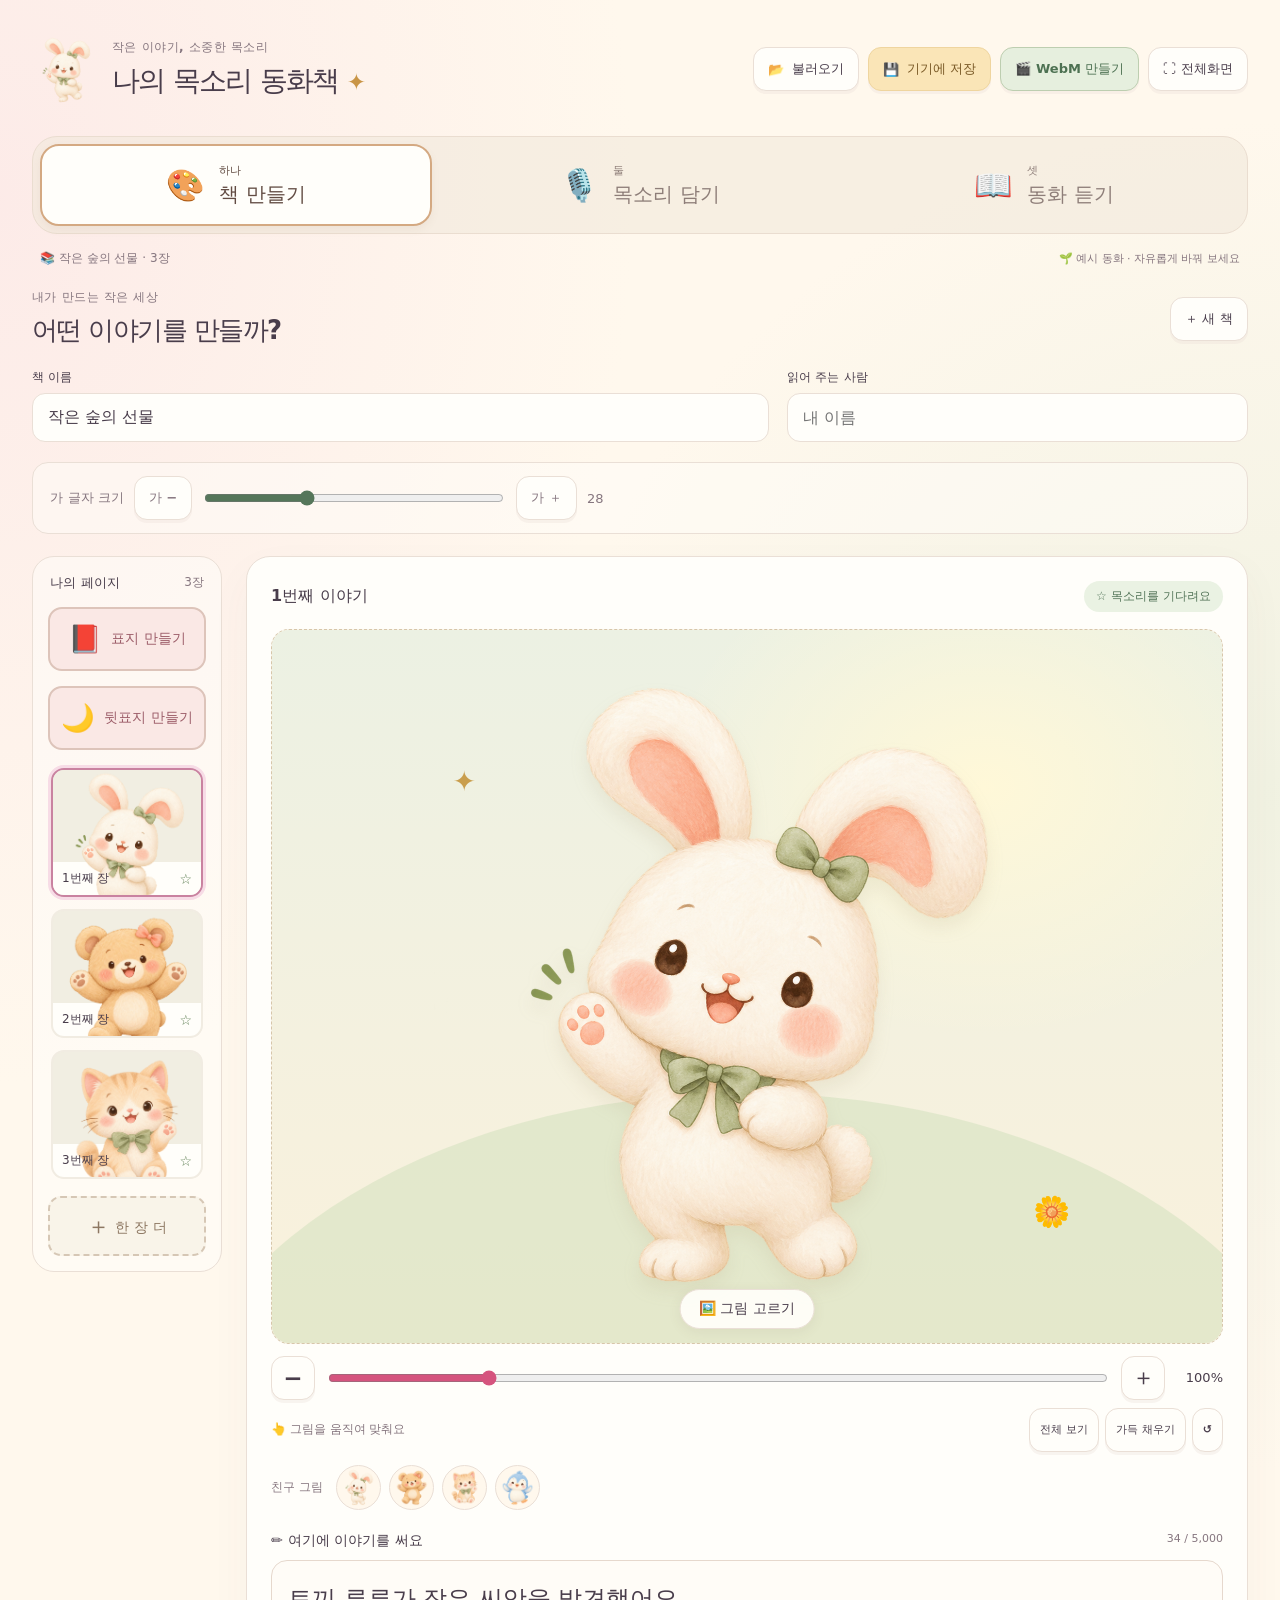
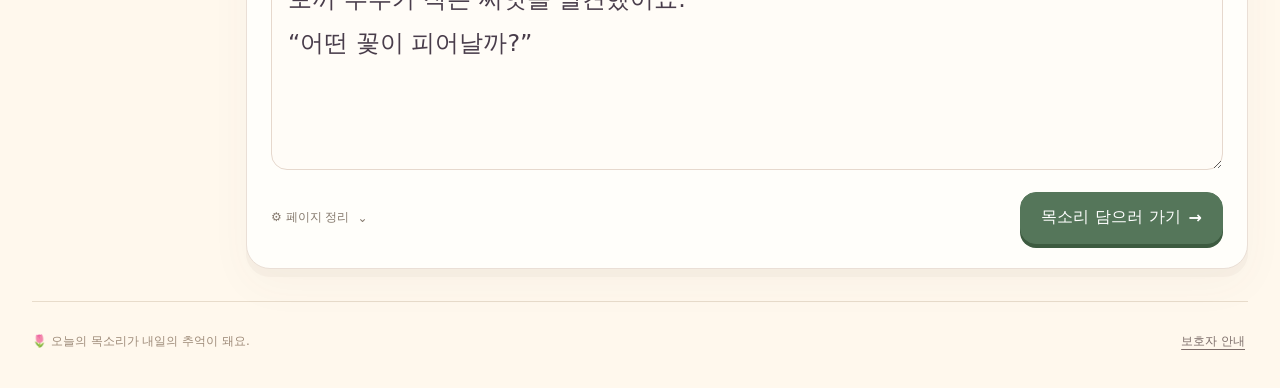
<file: My_Storybook_Webm.html>
<!doctype html>
<html lang="ko">
<head>
  <meta charset="utf-8">
  <meta name="viewport" content="width=device-width, initial-scale=1, viewport-fit=cover">
  <meta name="theme-color" content="#fff8ed">
  <meta name="color-scheme" content="light">
  <title>나의 목소리 동화책</title>
  <style>:root{--paper:#fffefa;--cream:#fff8ed;--ink:#493d4b;--muted:#86767f;--pink:#d5547e;--pink-soft:#fce8ee;--green:#55765a;--green-soft:#eaf2e3;--line:#eadfd6;--shadow:0 8px 0 #e6dacf45,0 16px 44px #6c43580a;font-family:"Malgun Gothic","Apple SD Gothic Neo",system-ui,sans-serif;color:var(--ink);background:var(--cream);font-synthesis:none}
*{box-sizing:border-box}body{margin:0;background:radial-gradient(ellipse at 0 10%,#fbe3e5a0,transparent 35%),radial-gradient(ellipse at 100% 40%,#e8eedba0,transparent 40%),var(--cream);min-height:100vh}button,input,textarea,select{font:inherit;color:inherit}button{cursor:pointer;touch-action:manipulation;-webkit-tap-highlight-color:transparent}button:disabled{opacity:.42;cursor:default}button:focus-visible,input:focus-visible,textarea:focus-visible,select:focus-visible,summary:focus-visible{outline:3px solid #977eb2;outline-offset:4px}button{transition:transform .15s,box-shadow .15s}button:active:enabled{transform:translateY(2px)}[hidden]{display:none!important}h1,h2,h3,p{margin:0}h1,h2{letter-spacing:-.06em}img{max-width:100%;user-select:none;-webkit-user-drag:none}input,textarea,select{min-width:0}main,section,aside,.editor-layout>*,.brand>div{min-width:0}.app{max-width:1160px;margin:auto;padding:28px 32px max(24px,env(safe-area-inset-bottom))}.header{display:flex;align-items:center;justify-content:space-between;gap:20px;margin-bottom:26px}.brand{display:flex;align-items:center;gap:12px}.brand-friend{width:68px;height:82px;object-fit:contain;transform:rotate(-8deg)}.eyebrow{display:block;font-size:12px;font-weight:700;color:var(--muted);letter-spacing:.04em;margin-bottom:7px}h1{font-size:28px;line-height:1.3}.brand-star{color:#c99546;margin-left:8px;font-size:23px}.file-actions{display:flex;gap:9px}.button{min-height:52px;display:inline-flex;align-items:center;justify-content:center;gap:8px;background:var(--paper);border:1px solid var(--line);border-radius:16px;padding:12px 20px;font-weight:750;box-shadow:0 3px 0 #e7dad34d;white-space:nowrap}.button.small{min-height:44px;padding:9px 14px;font-size:13px;border-radius:13px}.button.save{background:#fae5b7;border-color:#efd59f;color:#795926}.button.primary{background:var(--green);color:white;border-color:var(--green);box-shadow:0 4px 0 #3d5b40}.button.danger{color:#ad4461;background:#fff0f2}.tabs{display:grid;grid-template-columns:repeat(3,1fr);gap:12px;padding:7px;border:1px solid #eaddd0;background:#f2e9dc99;border-radius:25px}.tabs button{min-height:82px;border:2px solid transparent;background:transparent;display:flex;align-items:center;justify-content:center;gap:14px;border-radius:19px;text-align:left;font-size:20px;font-weight:800;color:#8e7e79}.tab-icon{font-size:31px}.tabs small{display:block;font-size:11px;font-weight:700;margin-bottom:3px}.tabs button[aria-selected=true]{background:#fffefa;border-color:#d4a982;color:#624c43;box-shadow:0 4px 9px #94765312}.tabs button[data-tab=record][aria-selected=true]{border-color:#e5a2b6;color:#a93e65}.tabs button[data-tab=play][aria-selected=true]{border-color:#a4b594;color:#4d7152}.book-line{display:flex;align-items:center;justify-content:space-between;gap:14px;padding:16px 8px 22px;font-size:12px;color:var(--muted)}#book-label{overflow:hidden;text-overflow:ellipsis;white-space:nowrap;max-width:65%}.draft-state{font-size:11px;text-align:right}.editor-heading,.reader-heading{display:flex;align-items:center;justify-content:space-between;gap:16px;margin-bottom:21px}.editor-heading h2,.reader-heading h2{font-size:26px;line-height:1.35;overflow-wrap:anywhere}.book-fields{display:grid;grid-template-columns:1.6fr 1fr;gap:18px;margin-bottom:24px}.book-fields label,.voice-fields label{font-size:12px;font-weight:750;display:block}.book-fields input{display:block;margin-top:7px;width:100%;height:49px;background:#fffefa;border:1px solid var(--line);border-radius:13px;padding:12px 15px;font-size:16px;font-weight:500}.editor-layout{display:grid;grid-template-columns:190px minmax(0,1fr);gap:24px;align-items:start}.page-sidebar{border:1px solid var(--line);border-radius:22px;background:#fffdfa90;padding:15px}.sidebar-heading{display:flex;justify-content:space-between;font-size:13px;gap:10px;margin:2px 2px 15px}.sidebar-heading span{color:var(--muted);font-size:12px}.page-list{display:grid;gap:12px;max-height:635px;overflow:auto;padding:3px}.page-thumb{width:100%;padding:0;border:2px solid transparent;border-radius:13px;background:#f1ece2;overflow:hidden;text-align:left;position:relative;flex-shrink:0}.page-thumb[aria-current=true]{border-color:#c982a0;box-shadow:0 0 0 3px #f7dce6}.thumb-art{height:92px;display:grid;place-items:center;background:#f1eee2}.thumb-art img{width:100%;height:100%;object-fit:contain}.thumb-art .empty-icon{font-size:29px}.thumb-caption{display:flex;align-items:center;justify-content:space-between;font-size:12px;padding:8px 9px;background:#fffefa}.thumb-caption span:last-child{font-size:14px;color:#618257}.add-page{width:100%;min-height:60px;border:2px dashed #d6c7b5;background:#f9f4e9;border-radius:13px;margin-top:14px;font-size:14px;font-weight:750;color:#8d7762}.add-page>span{font-size:23px;vertical-align:-2px}.editor-card{border:1px solid var(--line);background:var(--paper);border-radius:24px;padding:24px;box-shadow:var(--shadow)}.section-line{display:flex;align-items:center;justify-content:space-between;gap:12px;margin-bottom:17px}.section-line h3{font-size:16px}.pill{font-size:12px;border-radius:30px;background:var(--green-soft);color:var(--green);padding:7px 12px;font-weight:750;white-space:nowrap}.pill.pink{background:var(--pink-soft);color:#aa4a6b}.image-picker{display:block;width:100%;padding:0;border:1px dashed #d7c6aa;border-radius:18px;overflow:hidden;background:#f8f4e7;position:relative}.scene{position:relative;display:flex;align-items:center;justify-content:center;min-width:0;overflow:hidden;isolation:isolate;background:#f4f1e8;aspect-ratio:16/9}.scene img{display:block;width:100%;height:100%;object-fit:contain;position:absolute;inset:0}.scene.builtin{background:radial-gradient(ellipse at 75% 22%,#fff8d8 0,transparent 32%),linear-gradient(180deg,#ecf1e3,#faf1dc)}.scene.builtin:before{content:"";position:absolute;inset:auto -12% -75% -12%;height:110%;border-radius:50%;background:#cfdfbb80;z-index:-1}.scene.builtin img{inset:6% 14%;width:72%;height:88%;filter:drop-shadow(0 10px 8px #a7967320)}.scene .scene-star{position:absolute;color:#c99e4d;font-size:28px;left:19%;top:19%}.scene .scene-flower{position:absolute;font-size:30px;right:16%;bottom:16%}.scene.empty{background:repeating-linear-gradient(135deg,#faf7ef,#faf7ef 10px,#f7f2e9 10px,#f7f2e9 20px)}.empty-scene{display:flex;align-items:center;justify-content:center;gap:16px;color:#9c8978;font-size:16px}.empty-scene span{font-size:45px}.image-pick-label{position:absolute;bottom:14px;left:50%;transform:translateX(-50%);padding:10px 18px;border-radius:30px;background:#fffef9ee;box-shadow:0 3px 13px #68584815;font-size:14px;white-space:nowrap;font-weight:750}.friend-row{display:flex;align-items:center;gap:13px;margin:13px 0 22px;font-size:12px;color:var(--muted)}.friend-choices{display:flex;gap:8px}.friend-choices button{width:45px;height:45px;padding:3px;border:1px solid var(--line);border-radius:50%;background:#fff8ed}.friend-choices img{width:100%;height:100%;object-fit:contain}.text-label{display:flex;justify-content:space-between;gap:10px;font-size:14px;font-weight:750;margin-bottom:10px}.text-label span{font-size:11px;color:var(--muted);font-weight:500}textarea{width:100%;border:1px solid #e6d8cd;border-radius:16px;background:#fffcf7;padding:16px;font-size:20px;line-height:1.85;resize:vertical;display:block}textarea::placeholder{color:#b0a095}.editor-bottom{display:flex;align-items:center;justify-content:space-between;gap:12px;margin-top:22px;flex-wrap:wrap}details summary{cursor:pointer;min-height:44px;display:flex;align-items:center;gap:8px;font-size:12px;color:#85796d;list-style:none}details summary:after{content:"⌄"}details[open] summary:after{content:"⌃"}.organize{display:flex;gap:8px;flex-wrap:wrap;margin:7px 0}.story-card{background:var(--paper);padding:13px;border:1px solid var(--line);border-radius:29px;box-shadow:var(--shadow)}.scene-wrap{position:relative;border-radius:20px;overflow:hidden}.scene.large{height:clamp(270px,43vh,500px);aspect-ratio:auto}.page-ribbon{position:absolute;top:16px;left:16px;background:#fffef4e8;border-radius:25px;padding:8px 14px;font-size:13px;font-weight:800;box-shadow:0 2px 6px #68584809}.story-text{border-radius:19px;background:#fff6e8;border:1px solid #f0e3cc;padding:24px 30px;margin-top:13px;text-align:center;font-size:clamp(22px,2.7vw,30px);line-height:1.85;letter-spacing:-.025em;white-space:pre-wrap;overflow-wrap:anywhere;min-height:112px}.story-text.placeholder{color:#ad9b8a;font-size:20px}.record-actions{display:grid;grid-template-columns:repeat(3,1fr);gap:17px;max-width:750px;margin:25px auto 0}.big-action{display:flex;align-items:center;justify-content:center;gap:13px;min-height:84px;border:1px solid transparent;border-radius:22px;font-size:21px;font-weight:800;box-shadow:0 5px 0 #0000000c}.big-action.listen{background:#f8e7b9;border-color:#ead49b;color:#89682f}.big-action.record{background:#f7dce6;border-color:#eab8c9;color:#a34466}.big-action.preview{background:#dfe9d7;border-color:#bcccaf;color:#4a7154}.action-icon{font-size:33px}.big-action.active{outline:3px solid currentColor;outline-offset:3px}.big-action.record.active{background:#c64d73;color:#fff;animation:record-pulse 1.8s ease-in-out infinite}.record-feedback{min-height:54px;display:flex;justify-content:center;align-items:center;gap:13px;flex-wrap:wrap;font-size:13px;color:var(--muted);text-align:center;padding:12px 0}.record-feedback #record-clock{font-variant-numeric:tabular-nums;background:#f9e2eb;border-radius:20px;padding:5px 10px;font-weight:800;color:#a34466}.link-button{border:0;background:none;text-decoration:underline;text-underline-offset:4px;font-size:12px;padding:10px 3px;min-height:44px;color:#7c6d69}.page-navigation{display:flex;align-items:center;justify-content:space-between;gap:16px;margin:8px auto 0;max-width:760px}.nav-button{min-width:105px}.page-dots{display:flex;align-items:center;justify-content:center;gap:8px;flex-wrap:wrap;max-width:430px}.page-dots button{width:36px;height:36px;border:1px solid #dcd2c2;border-radius:50%;background:#fffdf6;font-size:12px;position:relative}.page-dots button.recorded:after{content:"";width:6px;height:6px;position:absolute;right:1px;top:0;border-radius:50%;background:#86a26d}.page-dots button[aria-current=true]{background:#6d815d;border-color:#6d815d;color:white;font-weight:800}.dots-range{font-size:12px;color:var(--muted)}.record-footer{margin:25px 0 0;display:flex;justify-content:space-between;align-items:start;gap:14px}.voice-settings{max-width:480px;flex:1}.voice-fields{background:#fffdf7;border:1px solid var(--line);border-radius:16px;padding:14px;display:grid;grid-template-columns:1.5fr 1fr;gap:14px}.voice-fields select{width:100%;margin-top:8px;min-height:42px;border:1px solid var(--line);border-radius:10px;padding:7px;background:white;font-size:13px}.voice-fields input{display:block;width:100%;margin-top:20px;accent-color:#789066}.voice-fields output{float:right}.play-controls{display:flex;justify-content:center;gap:14px;margin-top:25px;flex-wrap:wrap}.play-button{min-width:245px;font-size:21px;min-height:68px}.play-message{text-align:center;color:var(--muted);font-size:13px;min-height:50px;padding:15px 8px;line-height:1.6}.bottom-files{display:flex;justify-content:center;gap:10px;margin-top:28px}.finish-card{margin:30px auto 0;background:#f4ecd5;border:1px solid #e2d5ab;border-radius:25px;padding:24px;display:flex;align-items:center;justify-content:center;gap:28px;max-width:780px}.finish-card img{width:150px;height:170px;object-fit:contain}.finish-card h2{font-size:25px;color:#6a764f}.finish-card p{margin:10px 0 16px;font-size:14px;color:#867255}.finish-actions{display:flex;gap:10px;flex-wrap:wrap}.footer{display:flex;align-items:center;justify-content:space-between;gap:12px;margin-top:32px;padding:18px 0 0;border-top:1px solid #e8dccb;color:#9e8b79;font-size:12px}.toast{position:fixed;bottom:max(25px,env(safe-area-inset-bottom));left:50%;transform:translateX(-50%);background:#51464cee;color:white;box-shadow:0 8px 30px #0002;padding:15px 22px;border-radius:18px;z-index:30;max-width:min(90vw,600px);width:max-content;font-size:14px;line-height:1.7;text-align:center;pointer-events:none}dialog{border:1px solid var(--line);border-radius:25px;padding:28px;width:min(92vw,500px);max-height:85dvh;overflow:auto;color:var(--ink);background:var(--paper);box-shadow:0 30px 100px #34253240}dialog::backdrop{background:#45374365;backdrop-filter:blur(4px)}dialog h2{font-size:23px;margin-bottom:14px}dialog p{font-size:15px;line-height:1.85;white-space:pre-line;overflow-wrap:anywhere}dialog ul{font-size:14px;line-height:1.8;padding-left:22px}.dialog-actions{display:flex;justify-content:flex-end;gap:10px;flex-wrap:wrap;margin-top:23px}.dialog-actions .button{white-space:normal}.celebrate{animation:celebrate .55s ease-out}.busy{pointer-events:none;opacity:.6}@keyframes record-pulse{50%{box-shadow:0 0 0 8px #d8557c18}}@keyframes celebrate{0%{transform:scale(.95);opacity:.3}100%{transform:scale(1);opacity:1}}
@media(min-width:900px){#panel-record,#panel-play{max-width:960px;margin:auto}}
@media(max-width:800px){.app{padding:20px}.header{gap:12px}.brand-friend{width:52px;height:66px}h1{font-size:23px}.brand-star{display:none}.header .eyebrow{font-size:10px}.file-actions{gap:6px}.file-actions .button{font-size:12px;padding:8px 11px}.tabs{gap:6px}.tabs button{font-size:18px;min-height:75px;gap:9px}.editor-layout{grid-template-columns:130px minmax(0,1fr);gap:15px}.page-sidebar{padding:10px}.thumb-art{height:75px}.editor-card{padding:19px}.scene.large{height:clamp(270px,39vh,420px)}.story-text{padding:20px}.record-actions{gap:12px}.big-action{font-size:18px;gap:9px}.action-icon{font-size:28px}.sidebar-heading{font-size:11px}.editor-bottom .button.primary{width:100%}}
@media(max-width:580px){.app{padding:16px 14px max(20px,env(safe-area-inset-bottom))}.header{flex-wrap:wrap;margin-bottom:18px}.brand{gap:8px}.brand-friend{width:46px;height:57px}h1{font-size:23px}.brand .eyebrow{font-size:10px}.file-actions{width:100%;justify-content:flex-end;gap:8px}.file-actions .button{flex:1;min-height:45px;font-size:13px}.tabs{border-radius:20px;padding:5px;gap:4px}.tabs button{flex-direction:column;gap:3px;font-size:14px;text-align:center;min-height:87px;border-radius:15px;line-height:1.4}.tabs small{display:none}.tab-icon{font-size:28px}.book-line{font-size:11px;padding:13px 3px 20px;align-items:start}.draft-state{max-width:40%;font-size:10px}.editor-heading h2,.reader-heading h2{font-size:22px}.editor-heading .eyebrow,.reader-heading .eyebrow{font-size:10px}.book-fields{grid-template-columns:1.3fr 1fr;gap:10px;margin-bottom:17px}.book-fields input{padding:10px;font-size:15px}.editor-layout{display:flex;flex-direction:column;gap:17px}.page-sidebar{width:100%;padding:12px;display:grid;grid-template-columns:1fr 74px;gap:10px}.sidebar-heading{grid-column:1/-1;margin:0}.page-list{display:flex;overflow:auto;gap:10px;max-height:none;padding:4px}.page-thumb{width:93px}.thumb-art{height:61px}.thumb-caption{font-size:10px;padding:6px}.add-page{margin:4px 0;width:74px;min-height:95px;font-size:12px;display:flex;flex-direction:column;align-items:center;justify-content:center}.editor-card{width:100%;padding:16px;border-radius:21px}.friend-row{gap:9px;margin:11px 0 18px}.friend-choices{gap:7px}.friend-choices button{width:42px;height:42px}.text-label{font-size:12px}textarea{font-size:19px;padding:13px}.editor-bottom{margin-top:14px}.scene{aspect-ratio:4/3}.scene.large{height:clamp(235px,36vh,380px)}.scene.builtin img{inset:7% 7%;width:86%;height:86%}.scene .scene-star{left:10%;font-size:23px}.scene .scene-flower{right:9%;font-size:24px}.story-card{padding:8px;border-radius:23px}.scene-wrap{border-radius:17px}.story-text{font-size:22px;padding:18px 15px;margin-top:8px;border-radius:17px;line-height:1.8;min-height:100px}.page-ribbon{top:10px;left:10px;font-size:11px;padding:6px 10px}.record-actions{gap:10px;margin-top:20px}.big-action{min-height:99px;flex-direction:column;gap:7px;font-size:15px;border-radius:18px;padding:10px 4px}.action-icon{font-size:30px}.record-feedback{font-size:12px;min-height:60px}.page-navigation{gap:8px}.nav-button{min-width:77px;padding:10px;font-size:14px}.page-dots{gap:5px}.page-dots button{height:32px;width:32px;font-size:11px}.record-footer{flex-direction:column;margin-top:20px}.record-footer>.button{width:100%}.voice-settings{width:100%}.voice-fields{grid-template-columns:1fr}.voice-fields input{margin-top:12px}.reader-heading{gap:8px}.reader-heading .pill{font-size:10px;padding:7px 9px}.play-controls{gap:10px}.play-button{min-width:190px;font-size:19px;flex:1}.play-controls #restart-button{font-size:13px;padding:10px}.finish-card{flex-direction:column;text-align:center;padding:20px;gap:12px}.finish-card img{height:115px;width:110px}.finish-card h2{font-size:23px}.finish-actions{justify-content:center}.footer{font-size:10px;gap:8px;margin-top:24px}.footer .link-button{font-size:11px}.image-pick-label{font-size:12px;padding:8px 14px}.empty-scene{font-size:14px;gap:10px}dialog{padding:22px}}
@media(prefers-reduced-motion:reduce){*,*:before,*:after{animation:none!important;transition:none!important;scroll-behavior:auto!important}}

/* Cover, adjustable illustrations and a comfortable landscape reading spread. */
:root{--story-font-size:28px;--reading-image-height:clamp(340px,52vh,650px)}
.sr-only{position:absolute;width:1px;height:1px;padding:0;margin:-1px;overflow:hidden;clip:rect(0,0,0,0);white-space:nowrap;border:0}
.book-appearance,.reader-tools{display:flex;align-items:center;gap:10px;flex-wrap:wrap;font-size:13px;color:var(--muted)}
.book-appearance{margin:-4px 0 22px;padding:13px 17px;border:1px solid var(--line);border-radius:16px;background:#fffefa80}
.book-appearance input{accent-color:var(--green);flex:1;max-width:300px;min-width:80px}.book-appearance label{font-weight:750}.book-appearance output{min-width:27px;font-variant-numeric:tabular-nums}
.reader-tools{justify-content:flex-end;margin:-8px 0 14px}.reader-tools #show-cover{margin-right:auto}
.cover-thumb{display:flex;justify-content:center;align-items:center;gap:9px;min-height:64px;width:100%;border:2px solid #ddc4ba;border-radius:14px;background:#fae8e5;color:#9c5d69;font-size:14px;font-weight:800;margin-bottom:15px}
.cover-thumb>span:first-child{font-size:27px}.cover-thumb[aria-current=true]{border-color:#bc698b;box-shadow:0 0 0 3px #f7dce6}
.cover-toggle{display:flex;align-items:center;gap:10px;font-size:14px;padding:0 0 16px}.cover-toggle input{width:23px;height:23px;accent-color:var(--pink)}
.image-picker{cursor:default}.image-pick-label{border:1px solid var(--line);color:var(--ink);z-index:3;cursor:pointer}
.scene{aspect-ratio:4/3}.scene.large{height:var(--reading-image-height)}.editable-scene{touch-action:none;cursor:grab}.editable-scene.dragging{cursor:grabbing}
.image-layer{position:absolute;inset:0;transform-origin:50% 50%;will-change:transform}.image-layer img{pointer-events:none}
.scene.fill .image-layer img{inset:0;width:100%;height:100%}
.scene-star,.scene-flower{pointer-events:none}.scene.builtin img{filter:drop-shadow(0 10px 8px #a7967320)}
.cover-overlay{position:absolute;top:15px;left:18px;right:18px;z-index:2;pointer-events:none;text-align:center;background:#fffdf6df;border-radius:16px;padding:13px 17px;box-shadow:0 3px 12px #6858480a}
.cover-overlay h2{font-size:clamp(23px,calc(var(--story-font-size) * 1.1),43px);line-height:1.4;overflow-wrap:anywhere}.cover-overlay p{font-size:13px;margin-top:5px;color:var(--muted)}
.image-adjust{padding:12px 0 0}.zoom-row{display:flex;align-items:center;gap:11px}.zoom-row input{flex:1;min-width:60px;accent-color:var(--pink)}.zoom-row output{min-width:47px;text-align:right;font-size:13px;font-variant-numeric:tabular-nums}.zoom-row .button{width:44px;font-size:23px;padding:3px}
.image-adjust-bottom{display:flex;justify-content:space-between;align-items:center;gap:10px;flex-wrap:wrap;margin-top:8px}.image-adjust-bottom>span{font-size:12px;color:var(--muted)}.image-adjust-bottom>div{display:flex;gap:6px}.image-adjust-bottom .button{font-size:11px;padding:8px 10px}
.story-text{font-size:var(--story-font-size);line-height:1.8}.story-text.placeholder{font-size:var(--story-font-size)}#page-text{font-size:clamp(18px,calc(var(--story-font-size) * .85),36px)}
.cover-card{max-width:820px;margin-inline:auto}
#play-cover-scene{height:auto;aspect-ratio:4/3}
#play-button,#restart-button{height:68px;min-height:68px;align-self:stretch}
#restart-button{box-shadow:0 4px 0 #e7dad34d}
:root:fullscreen{overflow-y:auto;background:var(--cream)}
#fullscreen-button[aria-pressed=true]{background:var(--green-soft);border-color:#a4b594;color:var(--green)}
.voice-shortcuts{display:flex;justify-content:center;gap:9px;flex-wrap:wrap;margin-top:24px}.voice-shortcuts .button{font-size:14px}.voice-shortcuts .button[aria-pressed=true]{background:#e8efd9;border:2px solid #78906c;padding:11px 19px}.voice-settings{max-width:680px}.voice-fields{grid-template-columns:1fr 1fr}.voice-fields .voice-note,.voice-help-actions{grid-column:1/-1}.voice-note{font-size:12px;line-height:1.75;color:var(--muted)}.voice-help-actions{display:flex;gap:8px;flex-wrap:wrap}.voice-fields #voice-test{align-self:end}.voice-fields label{min-width:0}
@media(orientation:landscape) and (min-width:640px){
  #panel-play{max-width:1100px}#play-pages-view .story-card{display:grid;grid-template-columns:minmax(0,1.35fr) minmax(0,1fr);gap:15px;align-items:stretch}
  #play-pages-view .scene.large{height:clamp(290px,64vh,640px)}#play-pages-view .story-text{margin:0;max-height:clamp(290px,64vh,640px);overflow-y:auto;min-width:0;padding:26px 22px;text-align:left;scrollbar-width:thin}
  .app{max-width:1280px}
}
@media(max-width:700px){.header{flex-wrap:wrap}.file-actions{width:100%;justify-content:flex-end}.file-actions .button{flex:1;padding-inline:8px}}
@media(max-width:580px){
  :root{--reading-image-height:clamp(290px,46svh,510px)}.book-appearance{gap:8px;padding:10px;margin-bottom:17px}.book-appearance label{width:100%}.book-appearance input{max-width:none}
  .page-sidebar{grid-template-columns:1fr 74px}.cover-thumb{grid-column:1/-1;min-height:49px;margin:0;font-size:13px}.cover-thumb>span:first-child{font-size:24px}.reader-tools{gap:7px;font-size:11px}.reader-tools .button{min-height:42px;padding:8px 11px}
  .image-adjust-bottom{gap:7px}.image-adjust-bottom>span{font-size:11px}.image-adjust-bottom .button{font-size:11px;padding:8px}.cover-overlay{top:10px;left:12px;right:12px;padding:9px}.cover-overlay h2{font-size:clamp(21px,calc(var(--story-font-size) * .85),36px)}
  .voice-shortcuts{gap:7px}.voice-shortcuts .button{font-size:12px;padding:10px 12px;flex:1;white-space:nowrap;min-height:49px}.voice-shortcuts .button[aria-pressed=true]{padding:9px 11px}.voice-fields{grid-template-columns:1fr}.voice-help-actions .button{flex:1}
}

/* WebM preview uses the exact 16:9 canvas exported to the movie. */
.file-actions,.bottom-files{flex-wrap:wrap}
.video-button{background:#e6efde;border-color:#bdceb0;color:#4d7152}
#video-dialog{width:min(96vw,1100px);max-height:94dvh;padding:24px}
.video-heading{display:flex;align-items:center;justify-content:space-between;gap:14px;margin-bottom:16px}
.video-heading h2{margin:0}.video-heading .eyebrow{margin-bottom:5px}
.video-options{display:grid;grid-template-columns:1.6fr 1fr 1fr;gap:12px;margin-bottom:16px}
.video-options label{font-size:12px;font-weight:750;min-width:0}
.video-options select{display:block;width:100%;min-height:46px;margin-top:7px;padding:9px 10px;border:1px solid var(--line);border-radius:12px;background:#fff;font-size:14px}
.video-stage{overflow:hidden;border:1px solid var(--line);border-radius:16px;background:#f5f4ec;aspect-ratio:16/9}
.video-stage canvas,.video-stage video{display:block;width:100%;height:100%;object-fit:contain}
#video-dialog .video-note{font-size:12px;line-height:1.7;color:var(--muted);margin-top:12px;white-space:normal}
#video-dialog #video-status{font-size:14px;line-height:1.7;min-height:24px;margin-top:14px}
#video-progress{display:block;width:100%;height:10px;accent-color:var(--green);margin-top:18px}
.video-actions,.video-caption-controls{display:flex;align-items:center;justify-content:center;gap:12px;flex-wrap:wrap;margin-top:16px}
.video-caption-controls{font-size:12px}.video-actions a{text-decoration:none}
@media(max-width:580px){#video-dialog{padding:16px;border-radius:20px}.video-options{grid-template-columns:1fr 1fr}.video-options label:first-child{grid-column:1/-1}.video-actions .button{flex:1;white-space:normal}.video-heading h2{font-size:21px}.file-actions .button{flex:1 1 40%}.bottom-files{gap:8px}}

/* Closing cover and music controls. */
.back-cover-writing{display:grid;gap:13px}.back-cover-writing label{font-size:13px;font-weight:700}.back-cover-writing input{display:block;width:100%;margin-top:7px;border:1px solid var(--line);background:#fffcf7;border-radius:12px;padding:12px}.back-cover-writing textarea{font-size:17px;margin-top:7px}.back-cover-writing>p{font-size:12px;color:var(--muted);line-height:1.7}
.back-overlay{position:absolute;left:8%;right:8%;bottom:6%;z-index:2;padding:20px 24px;background:#182b24bf;border-radius:22px;color:#fff;text-align:center;pointer-events:none;overflow-wrap:anywhere}
.back-overlay h2{font-size:clamp(20px,3vw,36px);line-height:1.4}.back-overlay p{font-size:clamp(13px,1.7vw,21px);line-height:1.6;margin-top:10px;white-space:pre-wrap}.back-overlay small{display:block;margin-top:16px;color:#e7e8dc;font-size:13px}
#edit-back-copy{bottom:60px;padding:14px 20px}#edit-back-copy h2{font-size:24px}#edit-back-copy p{font-size:15px}#play-back-scene{height:auto;aspect-ratio:16/9}
.story-text strong{font-weight:800}.video-music{background:#f5f3e9;border:1px solid var(--line);padding:14px;border-radius:16px;margin-bottom:14px}.music-buttons,.music-settings{display:flex;align-items:center;gap:12px;flex-wrap:wrap}.music-buttons>span{font-size:13px;overflow-wrap:anywhere;flex:1;min-width:100px}.music-settings{margin-top:12px;font-size:13px}.music-settings audio{width:min(100%,320px);height:36px}.music-settings input[type=range]{width:130px;accent-color:var(--green)}.video-local-images{background:#fff1d6;border:1px solid #e7ce9b;border-radius:14px;padding:14px;margin-bottom:14px}#video-dialog .video-local-images p{font-size:13px;line-height:1.7;white-space:normal;margin-bottom:10px}
@media(max-width:580px){.page-sidebar .cover-thumb{grid-column:1/-1}.back-overlay{padding:14px 16px}.back-overlay h2{font-size:20px}.back-overlay small{margin-top:8px;font-size:11px}.music-settings audio{width:100%}}

/* Match the 1280 × 720 movie's picture, caption and heading coordinates. */
#play-pages-view{container-type:inline-size;overflow-x:auto}
#play-pages-view .story-card{display:block;position:relative;width:100%;aspect-ratio:16/9;min-height:0;padding:0;border:0;border-radius:0;background:#f7f7ef;box-shadow:none;overflow:hidden}
#play-pages-view #play-video-title{position:absolute;left:3.125%;top:5.28%;max-width:80%;font-size:2.1875cqw;line-height:1.2;font-weight:700;color:#454a43;white-space:nowrap;overflow:hidden;text-overflow:ellipsis}
#play-pages-view .scene-wrap{position:absolute;left:2.5%;top:13.3333%;width:63.75%;height:82.2222%;border-radius:2.03125cqw;overflow:hidden}
#play-pages-view #play-scene{width:100%;height:100%;min-height:0;max-height:none;aspect-ratio:auto;background:#f5f4ec;border-radius:0}
#play-pages-view #play-scene.builtin{background:#f2efdf}
#play-pages-view #play-scene.builtin:before,#play-pages-view #play-scene .scene-star,#play-pages-view #play-scene .scene-flower{display:none}
#play-pages-view #play-scene.builtin img{inset:0;width:100%;height:100%;filter:none}
#play-pages-view #play-text{position:absolute;left:68.125%;top:13.3333%;width:29.375%;height:82.2222%;min-height:0;max-height:none;margin:0;padding:2.8125cqw 2.5cqw 4.6875cqw;border:1px solid #deded8;border-radius:2.1875cqw;background:#fff;color:#303330;text-align:left;font-size:calc(2.03125cqw * var(--reader-font-scale,1));line-height:1.5;letter-spacing:0;overflow:auto;scrollbar-width:thin}
#play-pages-view #play-text.placeholder{font-size:calc(2.03125cqw * var(--reader-font-scale,1))}
#play-pages-view #play-page{position:absolute;top:5.56%;right:3.125%;left:auto;bottom:auto;padding:0;border-radius:0;background:transparent;box-shadow:none;color:#82877d;font-size:1.875cqw;font-weight:400;line-height:1.2}
#play-pages-view[data-layout=bottom] #play-video-title{display:none}
#play-pages-view[data-layout=bottom] .scene-wrap{left:0;top:0;width:100%;height:100%;border-radius:0}
#play-pages-view[data-layout=bottom] #play-text{left:3.28125%;top:70%;width:93.4375%;height:26.1111%;padding:1.875cqw 2.34375cqw 3.59375cqw;border-radius:2.1875cqw;background:rgba(255,255,255,.94)}
#play-pages-view[data-layout=bottom] #play-page{top:auto;right:5.46875%;bottom:9.1667%;font-size:1.5625cqw}
/* The reader adapts to the device; the exported movie keeps its 16:9 layout. */
@media(max-width:1099px){
  #play-pages-view{overflow-x:visible}
  #play-pages-view .story-card{width:100%;height:auto;min-width:0;min-height:0;aspect-ratio:auto;overflow:visible;background:transparent}
  #play-pages-view #play-video-title{position:static;display:none}
  #play-pages-view .scene-wrap,#play-pages-view[data-layout=bottom] .scene-wrap{position:relative;left:auto;top:auto;width:100%;height:auto;aspect-ratio:816/592;border-radius:18px}
  #play-pages-view[data-layout=bottom] .scene-wrap{aspect-ratio:16/9}
  #play-pages-view #play-scene{position:absolute;inset:0;width:100%;height:100%}
  #play-pages-view #play-text,#play-pages-view[data-layout=bottom] #play-text{position:relative;left:auto;top:auto;width:100%;height:auto;min-height:150px;max-height:none;margin:0;padding:20px 20px 43px;border-radius:18px;background:#fff;font-size:clamp(16px,2.5vw,22px);line-height:1.6;overflow:visible}
  #play-pages-view #play-text.placeholder{font-size:clamp(16px,2.5vw,22px)}
  #play-pages-view #play-page,#play-pages-view[data-layout=bottom] #play-page{position:absolute;top:auto;left:auto;right:19px;bottom:17px;font-size:14px;line-height:1.2}
}
@media(min-width:700px) and (max-width:1099px) and (orientation:landscape){
  #play-pages-view .story-card{display:grid;grid-template-columns:minmax(0,1.45fr) minmax(0,1fr);grid-template-rows:auto minmax(0,1fr);gap:12px;min-height:380px;padding:18px;border:1px solid var(--line);border-radius:22px;background:#f7f7ef}
  #play-pages-view #play-video-title{display:block;grid-column:1/-1;max-width:none;font-size:22px;line-height:1.3;white-space:normal}
  #play-pages-view .scene-wrap,#play-pages-view[data-layout=bottom] .scene-wrap{grid-column:1;grid-row:2;height:100%;min-height:310px;aspect-ratio:auto}
  #play-pages-view #play-text,#play-pages-view[data-layout=bottom] #play-text{grid-column:2;grid-row:2;height:100%;min-height:310px;padding:22px 20px 44px;font-size:clamp(17px,1.9vw,21px);overflow:auto}
  #play-pages-view #play-page,#play-pages-view[data-layout=bottom] #play-page{right:38px;bottom:35px}
}
@media(max-width:699px), (min-width:700px) and (max-width:1099px) and (orientation:portrait){
  #play-pages-view .story-card{display:flex;flex-direction:column;gap:10px}
}
@media(max-width:699px){
  #play-pages-view .scene-wrap,#play-pages-view[data-layout=bottom] .scene-wrap{border-radius:16px}
  #play-pages-view #play-text,#play-pages-view[data-layout=bottom] #play-text{min-height:132px;padding:16px 17px 41px;border-radius:16px;font-size:clamp(15px,4vw,18px)}
  #play-pages-view #play-text.placeholder{font-size:clamp(15px,4vw,18px)}
  #play-pages-view #play-page,#play-pages-view[data-layout=bottom] #play-page{right:17px;bottom:13px;font-size:13px}
}
</style>
</head>
<body>
  <div class="app">
    <header class="header">
      <div class="brand"><img data-art="rabbit" alt="" class="brand-friend"><div><span class="eyebrow">작은 이야기, 소중한 목소리</span><h1>나의 목소리 동화책<span class="brand-star">✦</span></h1></div></div>
      <div class="file-actions"><button class="button small" data-action="open"><span aria-hidden="true">📂</span> 불러오기</button><button class="button small save" data-action="save"><span aria-hidden="true">💾</span> 기기에 저장</button><button class="button small video-button" data-action="video">🎬 WebM 만들기</button><button id="fullscreen-button" class="button small" aria-label="전체화면 켜기" aria-pressed="false">⛶ 전체화면</button></div>
    </header>
    <nav class="tabs" role="tablist" aria-label="동화책 놀이">
      <button id="tab-edit" role="tab" aria-selected="true" aria-controls="panel-edit" data-tab="edit"><span class="tab-icon" aria-hidden="true">🎨</span><span><small>하나</small>책 만들기</span></button>
      <button id="tab-record" role="tab" aria-selected="false" aria-controls="panel-record" tabindex="-1" data-tab="record"><span class="tab-icon" aria-hidden="true">🎙️</span><span><small>둘</small>목소리 담기</span></button>
      <button id="tab-play" role="tab" aria-selected="false" aria-controls="panel-play" tabindex="-1" data-tab="play"><span class="tab-icon" aria-hidden="true">📖</span><span><small>셋</small>동화 듣기</span></button>
    </nav>
    <div class="book-line"><span id="book-label"></span><span class="draft-state" id="draft-state" role="status">준비하고 있어요</span></div>
    <main>
      <section id="panel-edit" role="tabpanel" aria-labelledby="tab-edit">
        <div class="editor-heading"><div><span class="eyebrow">내가 만드는 작은 세상</span><h2>어떤 이야기를 만들까?</h2></div><button class="button small" id="new-book">＋ 새 책</button></div>
        <div class="book-fields"><label>책 이름<input id="book-title" maxlength="100" placeholder="나의 동화책" autocomplete="off"></label><label>읽어 주는 사람<input id="book-author" maxlength="40" placeholder="내 이름" autocomplete="off"></label></div>
        <div class="book-appearance"><label for="font-size">가 글자 크기</label><button class="button small" data-font-step="-2" aria-label="글자 작게">가 −</button><input id="font-size" type="range" min="18" max="48" step="2" value="28"><button class="button small" data-font-step="2" aria-label="글자 크게">가 ＋</button><output id="font-size-label" for="font-size">28</output></div>
        <div class="editor-layout">
          <aside class="page-sidebar" aria-label="동화 페이지"><div class="sidebar-heading"><strong>나의 페이지</strong><span id="page-total"></span></div><button id="edit-cover" class="cover-thumb"><span aria-hidden="true">📕</span><span>표지 만들기</span></button><button id="edit-back-cover" class="cover-thumb"><span aria-hidden="true">🌙</span><span>뒷표지 만들기</span></button><div id="page-list" class="page-list"></div><button class="add-page" id="add-page"><span aria-hidden="true">＋</span> 한 장 더</button></aside>
          <div class="editor-card">
            <div class="section-line"><h3 id="editor-page-title">1번째 이야기</h3><span id="edit-recorded" class="pill"></span></div>
            <label id="cover-toggle-row" class="cover-toggle" hidden><input id="cover-enabled" type="checkbox"> 이 표지로 책 시작하기</label>
            <label id="back-cover-toggle-row" class="cover-toggle" hidden><input id="back-cover-enabled" type="checkbox"> 이 뒷표지로 책 마무리하기</label>
            <div class="image-picker"><div id="edit-scene" class="scene editable-scene" tabindex="0" role="group" aria-label="그림 위치 조정. 손가락으로 움직이거나 방향키를 누르세요."></div><div id="edit-cover-copy" class="cover-overlay" hidden><h2 id="edit-cover-title"></h2><p id="edit-cover-author"></p></div><div id="edit-back-copy" class="back-overlay" hidden><h2 id="edit-back-title"></h2><p id="edit-back-message"></p><small id="edit-back-author"></small></div><button id="pick-image" class="image-pick-label" aria-label="그림 고르기">🖼️ 그림 고르기</button></div>
            <div class="image-adjust"><div class="zoom-row"><button id="zoom-out" class="button small" aria-label="그림 축소">−</button><label for="image-zoom" class="sr-only">그림 크기</label><input id="image-zoom" type="range" min="50" max="300" step="5" value="100"><button id="zoom-in" class="button small" aria-label="그림 확대">＋</button><output id="image-zoom-label" for="image-zoom">100%</output></div><div class="image-adjust-bottom"><span>👆 그림을 움직여 맞춰요</span><div><button id="image-contain" class="button small">전체 보기</button><button id="image-fill" class="button small">가득 채우기</button><button id="image-reset" class="button small" aria-label="그림 위치와 크기 초기화">↺</button></div></div></div>
            <div class="friend-row"><span>친구 그림</span><div id="friend-choices" class="friend-choices"></div></div>
            <div id="back-cover-writing" class="back-cover-writing" hidden><label>마무리 제목<input id="back-cover-title" maxlength="80" placeholder="함께해 줘서 고마워요"></label><label>마지막 인사<textarea id="back-cover-text" maxlength="300" rows="3" placeholder="우리의 이야기는 내일도 계속돼요."></textarea></label><p>마지막 그림과 인사를 영상 끝에 6초 동안 보여 줘요.</p></div>
            <div id="page-writing"><label class="text-label" for="page-text">✏️ 여기에 이야기를 써요 <span id="text-count">0 / 5,000</span></label><textarea id="page-text" maxlength="5000" rows="4" placeholder="옛날 옛날, 작은 숲에…"></textarea></div>
            <div class="editor-bottom"><details id="page-organize"><summary>⚙️ 페이지 정리</summary><div class="organize"><button class="button small" id="move-left">← 앞으로</button><button class="button small" id="move-right">뒤로 →</button><button class="button small danger" id="delete-page">🗑️ 이 장 지우기</button></div></details><button class="button primary" id="go-record">목소리 담으러 가기 <span aria-hidden="true">→</span></button></div>
          </div>
        </div>
      </section>
      <section id="panel-record" role="tabpanel" aria-labelledby="tab-record" hidden>
        <div class="reader-heading"><div><span class="eyebrow">들어 보고, 내 목소리로!</span><h2>이야기에 목소리를 담아요</h2></div><span id="record-progress" class="pill pink"></span></div>
        <div class="reader-tools"><span>글자 크기</span><button class="button small" data-font-step="-2" aria-label="글자 작게">가 −</button><button class="button small" data-font-step="2" aria-label="글자 크게">가 ＋</button></div>
        <div class="story-card"><div class="scene-wrap"><div id="record-scene" class="scene large"></div><span class="page-ribbon" id="record-page"></span></div><div id="record-text" class="story-text"></div></div>
        <div class="record-actions"><button id="tts-button" class="big-action listen"><span class="action-icon" aria-hidden="true">🔊</span><span class="action-label">들어 보기</span></button><button id="record-button" class="big-action record"><span class="action-icon" aria-hidden="true">🎙️</span><span class="action-label">녹음하기</span></button><button id="preview-button" class="big-action preview"><span class="action-icon" aria-hidden="true">🎧</span><span class="action-label">내 목소리</span></button></div>
        <div class="record-feedback"><span id="record-status" role="status" aria-live="polite">듣고, 내 목소리로 읽어 보세요.</span><span id="record-clock" hidden>00:00</span><button class="link-button" id="undo-recording" hidden>↶ 이전 목소리</button></div>
        <div class="page-navigation"><button class="button nav-button" data-prev aria-label="이전 페이지">← 이전</button><div id="record-dots" class="page-dots" aria-label="페이지 선택"></div><button class="button nav-button" data-next aria-label="다음 페이지">다음 →</button></div>
        <div class="voice-shortcuts" aria-label="읽어 주는 목소리"><button id="voice-female" class="button" aria-pressed="false">👩 여자 목소리</button><button id="voice-male" class="button" aria-pressed="false">👨 남자 목소리</button><button id="voice-default" class="button" aria-pressed="false">🔊 기기 기본</button></div>
        <div class="record-footer"><details id="voice-settings" class="voice-settings"><summary>🐢 읽기 속도 · 목소리 설정</summary><div class="voice-fields"><label>음성 종류<select id="voice-engine"><option value="all">사용 가능한 모든 음성</option><option value="samsung">삼성 TTS</option></select></label><label>목소리<select id="voice"><option value="">한국어 기본 목소리</option></select></label><label>속도 <output id="rate-label">0.9배</output><input id="rate" type="range" min="0.5" max="1.3" step="0.1" value="0.9"></label><button id="voice-test" class="button small">🔊 미리 듣기</button><label>👩 여자 버튼에 연결<select id="female-voice"></select></label><label>👨 남자 버튼에 연결<select id="male-voice"></select></label><p class="voice-note">성별이 표시되지 않는 음성은 미리 듣고 버튼에 연결해 주세요.</p><p id="voice-availability" class="voice-note" role="status"></p><div class="voice-help-actions"><button id="refresh-voices" class="button small">↻ 음성 다시 찾기</button><button id="samsung-help" class="button small">삼성 TTS 설정 안내</button></div></div></details><button class="button primary" id="go-play">내 동화 듣기 📖</button></div>
      </section>
      <section id="panel-play" role="tabpanel" aria-labelledby="tab-play" hidden>
        <div class="reader-heading"><div><span class="eyebrow" id="narrator"></span><h2 id="play-title"></h2></div><span class="pill" id="play-progress"></span></div>
        <div class="reader-tools"><button id="show-cover" class="button small">📕 표지 보기</button><button id="show-back-cover" class="button small">🌙 뒷표지 보기</button><span>글자 크기</span><button class="button small" data-font-step="-2" aria-label="글자 작게">가 −</button><button class="button small" data-font-step="2" aria-label="글자 크게">가 ＋</button></div>
        <div id="book-cover-view" hidden><div class="story-card cover-card"><div class="scene-wrap"><div id="play-cover-scene" class="scene large"></div><div class="cover-overlay"><h2 id="cover-book-title"></h2><p id="cover-book-author"></p></div></div></div><div class="play-controls"><button id="open-cover" class="button primary play-button">▶ 책 펼치기</button></div></div>
        <div id="book-back-view" hidden><div class="story-card cover-card"><div class="scene-wrap"><div id="play-back-scene" class="scene large"></div><div class="back-overlay"><h2 id="back-book-title"></h2><p id="back-book-message"></p><small id="back-book-author"></small></div></div></div><div class="play-controls"><button id="back-restart" class="button primary">↻ 처음부터 다시 듣기</button></div></div>
        <div id="play-pages-view">
        <div class="story-card"><div id="play-video-title"></div><div class="scene-wrap"><div id="play-scene" class="scene large"></div></div><div id="play-text" class="story-text"></div><span class="page-ribbon" id="play-page"></span></div>
        <div class="play-controls"><button id="play-button" class="button primary play-button"><span aria-hidden="true">▶</span> 동화 시작</button><button id="restart-button" class="button">↻ 처음부터</button></div>
        <div class="play-message" id="play-status" role="status" aria-live="polite">내 목소리로 페이지가 하나씩 넘어가요.</div>
        <div class="page-navigation"><button class="button nav-button" data-prev aria-label="이전 페이지">← 이전</button><div id="play-dots" class="page-dots" aria-label="페이지 선택"></div><button class="button nav-button" data-next aria-label="다음 페이지">다음 →</button></div>
        </div>
        <div class="finish-card" id="finish-card" hidden><img data-art="bear" alt="축하하는 곰돌이"><div><span class="eyebrow">짝짝짝! 끝까지 들었어요</span><h2>내 목소리 동화책, 완성!</h2><p id="finish-copy"></p><div class="finish-actions"><button class="button primary" id="play-again">↻ 한 번 더</button><button class="button save" data-action="save">💾 기기에 저장</button></div></div></div>
        <div class="bottom-files"><button class="button small" data-action="open">📂 불러오기</button><button class="button small save" data-action="save">💾 기기에 저장</button><button class="button small video-button" data-action="video">🎬 WebM 만들기</button></div>
      </section>
    </main>
    <footer class="footer"><span>🌷 오늘의 목소리가 내일의 추억이 돼요.</span><button class="link-button" id="help-button">보호자 안내</button></footer>
  </div>
  <input id="image-input" type="file" accept="image/*" hidden>
  <input id="book-input" type="file" accept=".json,.story,application/json" hidden>
  <input id="music-input" type="file" accept="audio/*,.mp3,.m4a,.wav,.ogg,.webm,.aac" hidden>
  <input id="video-images-input" type="file" accept="image/png" multiple hidden>
  <audio id="audio-player" preload="auto" playsinline></audio>
  <div id="toast" class="toast" role="status" aria-live="polite" hidden></div>
  <dialog id="dialog"><div id="dialog-content"></div><div class="dialog-actions" id="dialog-actions"></div></dialog>
  <dialog id="video-dialog" aria-labelledby="video-heading">
    <div class="video-heading"><div><span class="eyebrow">내 이야기를 한 편의 영상으로</span><h2 id="video-heading">WebM 동화 만들기</h2></div><button id="video-close" class="button small" aria-label="영상 창 닫기">닫기</button></div>
    <div class="video-options">
      <label for="video-layout">본문 배치<select id="video-layout"><option value="side" selected>상단 제목·페이지 + 왼쪽 그림·오른쪽 글</option><option value="bottom">큰 이미지 + 하단 말풍선</option></select></label>
      <label for="video-font">본문 글자 크기<select id="video-font"><option value="22">작게</option><option value="26" selected>기본 · 작은 글씨</option><option value="30">조금 크게</option></select></label>
      <label for="video-scene">미리 볼 페이지<select id="video-scene"></select></label>
    </div>
    <div class="video-music"><div class="music-buttons"><button id="music-pick" class="button small">♫ 배경음악 첨부</button><span id="music-name">음악 없음</span><button id="music-remove" class="button small" hidden>음악 제거</button></div><div id="music-settings" class="music-settings" hidden><label><input id="music-enabled" type="checkbox" checked> 영상에 음악 넣기</label><label for="music-volume">음악 크기 <output id="music-volume-label">15%</output></label><input id="music-volume" type="range" min="0" max="50" value="15"><audio id="music-preview" controls preload="metadata"></audio></div><p class="video-note">작은 소리로 반복 재생하고 끝에서 서서히 줄여요. 음악과 설정은 동화 작업 파일에 함께 저장돼요.</p></div>
    <div id="video-local-images" class="video-local-images" hidden><p id="video-local-note"></p><button id="video-link-images" class="button small">기본 그림 PNG 연결</button></div>
    <div class="video-stage"><canvas id="video-canvas" width="1280" height="720" role="img" aria-label="저장할 동화 영상 미리보기"></canvas><video id="video-result" controls playsinline hidden aria-label="완성된 동화 영상"></video></div>
    <div id="video-caption-controls" class="video-caption-controls" hidden><button id="video-caption-prev" class="button small">← 이전 글</button><span id="video-caption-label"></span><button id="video-caption-next" class="button small">다음 글 →</button></div>
    <p class="video-note" id="video-note">표지는 4초, 녹음이 있는 장은 내 목소리와 함께 이어져요. 녹음이 없는 장은 글 길이에 맞춰 조용히 보여 줘요. TTS 읽기 음성은 포함되지 않아요.</p>
    <p class="video-note">1280 × 720 가로 영상 · 긴 글은 말풍선 안에서 나누어 보여 줘요. 만드는 동안 이 창을 열어 두세요. 영상 길이만큼 시간이 걸려요.</p>
    <progress id="video-progress" value="0" max="1" hidden aria-label="영상 생성 진행률"></progress>
    <p id="video-status" role="status" aria-live="polite">배치를 고르고 미리보기를 확인해 주세요.</p>
    <div class="video-actions"><button id="video-create" class="button primary">🎬 영상 만들기</button><button id="video-cancel" class="button danger" hidden>만들기 취소</button><a id="video-download" class="button save" hidden>↓ WebM 저장</a></div>
  </dialog>
  <noscript>동화책을 사용하려면 브라우저의 JavaScript를 켜 주세요.</noscript>
  <script>const ART = {"rabbit":"./rabbit.png","bear":"./bear.png","cat":"./cat.png","penguin":"./penguin.png"};</script>
  <script>'use strict';
const StoryCore = (() => {
  const MAX_PAGES = 100;
  const uid = () => globalThis.crypto?.randomUUID?.() || 'p-' + Date.now().toString(36) + '-' + Math.random().toString(36).slice(2);
  const clamp = (value,min,max) => Math.min(max,Math.max(min,value));
  const frame = (value = {}) => ({zoom:clamp(Number.isFinite(value?.zoom)?value.zoom:1,.5,3),x:clamp(Number.isFinite(value?.x)?value.x:0,-100,100),y:clamp(Number.isFinite(value?.y)?value.y:0,-100,100),fit:value?.fit==='cover'?'cover':'contain'});
  const page = (image = '', text = '') => ({id:uid(),image,text,decorated:image.startsWith('art:'),frame:frame(),audio:null,previousAudio:null});
  const cover = (enabled = false) => ({enabled,image:'art:rabbit',decorated:true,frame:frame()});
  const backCover = (enabled=false) => ({enabled,image:'',decorated:false,frame:frame(),title:'함께해 줘서 고마워요',text:'우리의 이야기는 내일도 계속돼요.'});
  function blank() { return {title:'나의 동화책',author:'',fontSize:28,cover:cover(true),backCover:backCover(),music:null,pages:[page()]}; }
  function normalizeBook(book) {
    book.fontSize=clamp(Number.isFinite(book.fontSize)?book.fontSize:28,18,48);
    book.cover=book.cover || cover(); book.cover.frame=frame(book.cover.frame);
    book.backCover=book.backCover || backCover();book.backCover.frame=frame(book.backCover.frame);
    book.music=book.music || null;
    book.pages.forEach(p=>{p.frame=frame(p.frame);}); return book;
  }
  function voiceGender(voice) {
    const name=voice.name || '';
    if (/\bfemale\b|여성|여자/i.test(name)) return 'female';
    if (/\bmale\b|남성|남자/i.test(name)) return 'male';
    if (/microsoft/i.test(name) && /sunhi|선히/i.test(name)) return 'female';
    if (/microsoft/i.test(name) && /injoon|인준/i.test(name)) return 'male';
    return ''; // The Web Speech API has no standardized gender property.
  }
  const samsungVoice = voice => /samsung|삼성|com\.samsung\.smt/i.test(`${voice.name || ''} ${voice.voiceURI || ''}`);
  function splitText(text) {
    const chunks = [];
    const sentences = text.match(/[^.!?。！？\n]+[.!?。！？\n]*|[.!?。！？\n]+/gu) || [];
    for (const sentence of sentences) {
      const chars = Array.from(sentence.trim());
      for (let start = 0; start < chars.length;) {
        let end = Math.min(start + 140, chars.length);
        if (end < chars.length) {
          for (let cursor = end; cursor > start + 50; cursor--) {
            if (/\s/u.test(chars[cursor - 1])) { end = cursor; break; }
          }
        }
        const chunk = chars.slice(start,end).join('').trim();
        if (chunk) chunks.push(chunk);
        start = end;
      }
    }
    return chunks;
  }
  // Quote markers are preserved; only complete straight/curly quote pairs are bold.
  function richText(text) {
    const runs=[],pattern=/"[^"]*"|“[^”]*”/gu;let at=0;
    for(const match of text.matchAll(pattern)) {
      if(match.index>at)runs.push({text:text.slice(at,match.index),bold:false});
      runs.push({text:match[0],bold:true});at=match.index+match[0].length;
    }
    if(at<text.length)runs.push({text:text.slice(at),bold:false});
    return runs;
  }
  function validMedia(data, type, assets) {
    if (type === 'image' && data === '') return true;
    if (type === 'image' && typeof data === 'string' && data.startsWith('art:')) return !!assets[data.slice(4)];
    if (typeof data !== 'string') return false;
    const header = type === 'image' ? /^data:image\/(png|jpeg|webp|gif);base64,/i : /^data:audio\/(webm|mp4|ogg|mpeg|wav|x-wav|aac)(?:;codecs=[a-z0-9., _-]+)?;base64,/i;
    const match = data.match(header);
    if (!match) return false;
    const body = data.slice(match[0].length);
    return body.length > 0 && body.length % 4 === 0 && /^[A-Za-z0-9+/]*={0,2}$/.test(body);
  }
  function validate(raw, assets = {}) {
    if (!raw || raw.format !== 'little-storybook' || ![1,2,3].includes(raw.version)) throw new Error('이 동화책에서 저장한 .story.json 파일을 골라 주세요.');
    if (typeof raw.title !== 'string' || raw.title.length > 100 || typeof raw.author !== 'string' || raw.author.length > 40) throw new Error('책 제목이나 이름을 확인해 주세요.');
    if (!Array.isArray(raw.pages) || !raw.pages.length || raw.pages.length > MAX_PAGES) throw new Error('책은 1~100장까지 불러올 수 있어요.');
    function audio(value) {
      if (value == null) return null;
      if (!validMedia(value.data,'audio',assets) || !Number.isFinite(value.duration) || value.duration < 0 || value.duration > 3600) throw new Error('녹음 파일 정보가 올바르지 않아요.');
      return {data:value.data,duration:value.duration};
    }
    let bookCover=cover();
    if (raw.cover != null) {
      if (typeof raw.cover.enabled!=='boolean' || !validMedia(raw.cover.image,'image',assets)) throw new Error('표지 그림 정보가 올바르지 않아요.');
      bookCover={enabled:raw.cover.enabled,image:raw.cover.image,decorated:raw.cover.decorated===true || raw.cover.image.startsWith('art:'),frame:frame(raw.cover.frame)};
    }
    let ending=backCover(),music=null;
    if(raw.backCover!=null){
      const b=raw.backCover;
      if(typeof b.enabled!=='boolean' || !validMedia(b.image,'image',assets) || typeof b.title!=='string' || b.title.length>80 || typeof b.text!=='string' || b.text.length>300)throw new Error('뒷표지 정보를 확인해 주세요.');
      ending={enabled:b.enabled,image:b.image,decorated:b.decorated===true || b.image.startsWith('art:'),frame:frame(b.frame),title:b.title,text:b.text};
    }
    if(raw.music!=null){
      const m=raw.music;
      if(typeof m.name!=='string' || m.name.length>255 || !validMedia(m.data,'audio',assets) || m.data.length>42*1024*1024 || !Number.isFinite(m.volume) || typeof m.enabled!=='boolean')throw new Error('배경음악 정보를 확인해 주세요.');
      music={name:m.name,data:m.data,volume:clamp(m.volume,0,.5),enabled:m.enabled};
    }
    return normalizeBook({title:raw.title,author:raw.author,cover:bookCover,backCover:ending,music,fontSize:raw.fontSize,pages:raw.pages.map(p => {
      if (!p || typeof p.text !== 'string' || p.text.length > 5000 || !validMedia(p.image,'image',assets)) throw new Error('페이지의 그림이나 글 정보가 올바르지 않아요.');
      return {...page(p.image,p.text),frame:frame(p.frame),decorated:p.decorated===true || p.image.startsWith('art:'),audio:audio(p.audio),previousAudio:audio(p.previousAudio)};
    })});
  }
  function pack(book, assets = {}, portable = true) {
    const image = source => portable && source.startsWith('art:') && assets[source.slice(4)]?.startsWith('data:') ? assets[source.slice(4)] : source;
    const bookCover=book.cover || cover();
    const ending=book.backCover || backCover();
    return {format:'little-storybook',version:3,savedAt:new Date().toISOString(),title:book.title,author:book.author,fontSize:book.fontSize || 28,
    backCover:{...ending,image:image(ending.image),frame:frame(ending.frame)},music:book.music || null,
    cover:{...bookCover,image:bookCover.enabled?image(bookCover.image):'',frame:frame(bookCover.frame)},pages:book.pages.map(p => ({
      image:image(p.image),
      text:p.text,frame:frame(p.frame),decorated:p.decorated===true || p.image.startsWith('art:'),audio:p.audio,previousAudio:p.previousAudio || null
    }))};
  }
  function missing(book, start = 0) { return book.pages.slice(start).map((p,i) => p.audio ? null : start+i).filter(i => i !== null); }
  function filename(title) { return (title.trim().replace(/[<>:"/\\|?*\u0000-\u001f]/g,'_').replace(/[. ]+$/g,'').slice(0,70) || '나의 동화책') + '.story.json'; }
  return {MAX_PAGES,uid,page,blank,cover,backCover,frame,clamp,normalizeBook,voiceGender,samsungVoice,splitText,richText,validate,pack,missing,filename};
})();
</script>
  <script>'use strict';
// Shared canvas renderer: the preview and the downloaded movie use the same frames.
const StoryVideo = (() => {
  const WIDTH = 1280, HEIGHT = 720;
  const FONT = '"Malgun Gothic", "Apple SD Gothic Neo", sans-serif';
  function geometry(layout) {
    return layout === 'side'
      ? {image:[32,96,816,592],bubble:[872,96,376,592],text:[904,132,312,496]}
      : {image:[0,0,1280,720],bubble:[42,504,1196,188],text:[72,528,1136,118]};
  }
  function rounded(ctx,rect,radius,fill,stroke) {
    ctx.beginPath(); ctx.roundRect(...rect,radius);
    if(fill){ctx.fillStyle=fill;ctx.fill();}
    if(stroke){ctx.strokeStyle=stroke;ctx.lineWidth=2;ctx.stroke();}
  }
  function wrap(ctx,text,width) {
    const lines=[];
    for(const paragraph of String(text).replace(/\r\n?/g,'\n').split('\n')) {
      if(!paragraph){lines.push('');continue;}
      let line='';
      for(const char of Array.from(paragraph)) {
        if(line && ctx.measureText(line+char).width>width){lines.push(line.trimEnd());line='';}
        line+=char;
      }
      lines.push(line.trimEnd());
    }
    return lines;
  }
  function captions(ctx,text,layout,fontSize=26) {
    const box=geometry(layout).text;
    let size=StoryCore.clamp(fontSize,22,32), lines;
    do {
      ctx.font=`400 ${size}px ${FONT}`;
      lines=wrapRich(ctx,text,box[2],size);
      if(lines.length*Math.round(size*1.5)<=box[3] || size<=22)break;
      size-=2;
    } while(true);
    const per=Math.max(1,Math.floor(box[3]/Math.round(size*1.5))), parts=[];
    for(let i=0;i<lines.length;i+=per)parts.push(lines.slice(i,i+per));
    return {size,lineHeight:Math.round(size*1.5),parts};
  }
  function wrapRich(ctx,text,width,size) {
    const lines=[];let line=[],used=0;
    for(const run of StoryCore.richText(text.replace(/\r\n?/g,'\n'))) {
      ctx.font=`${run.bold?700:400} ${size}px ${FONT}`;
      for(const char of Array.from(run.text)) {
        if(char==='\n'){lines.push(line);line=[];used=0;continue;}
        const w=ctx.measureText(char).width;
        if(line.length && used+w>width){lines.push(line);line=[];used=0;}
        const previous=line[line.length-1];
        if(previous && previous.bold===run.bold)previous.text+=char;else line.push({text:char,bold:run.bold});
        used+=w;
      }
    }
    lines.push(line);return lines;
  }
  function drawRichLine(ctx,line,x,y,size) {
    for(const run of line){ctx.font=`${run.bold?700:400} ${size}px ${FONT}`;ctx.fillText(run.text,x,y);x+=ctx.measureText(run.text).width;}
  }
  function picture(ctx,img,item,rect,radius=0) {
    ctx.save();ctx.beginPath();ctx.roundRect(...rect,radius);ctx.clip();
    ctx.fillStyle=item.decorated?'#f2efdf':'#f5f4ec';ctx.fillRect(...rect);
    if(img) {
      const frame=StoryCore.frame(item.frame),[x,y,w,h]=rect;
      const factor=(frame.fit==='cover'?Math.max:Math.min)(w/img.naturalWidth,h/img.naturalHeight);
      const dw=img.naturalWidth*factor,dh=img.naturalHeight*factor;
      ctx.translate(x+w/2+w*frame.x/100,y+h/2+h*frame.y/100);ctx.scale(frame.zoom,frame.zoom);
      ctx.drawImage(img,-dw/2,-dh/2,dw,dh);
    }
    ctx.restore();
  }
  function draw(ctx,book,scene,img,layout,fontSize=26,part=0) {
    ctx.clearRect(0,0,WIDTH,HEIGHT);ctx.fillStyle='#f7f7ef';ctx.fillRect(0,0,WIDTH,HEIGHT);
    ctx.textBaseline='top';ctx.textAlign='left';
    if(scene===-2) {
      const ending=book.backCover;
      picture(ctx,img,ending,[0,0,WIDTH,HEIGHT]);
      const gradient=ctx.createLinearGradient(0,260,0,720);gradient.addColorStop(0,'rgba(15,24,22,0)');gradient.addColorStop(1,'rgba(15,24,22,.88)');
      ctx.fillStyle=gradient;ctx.fillRect(0,260,WIDTH,460);
      rounded(ctx,[110,365,1060,305],30,'rgba(20,32,28,.68)');
      let size=48,titleLines;
      do{ctx.font=`700 ${size}px ${FONT}`;titleLines=wrap(ctx,ending.title,960);if(titleLines.length*size*1.25<=122)break;size-=2;}while(size>22);
      ctx.textAlign='center';ctx.fillStyle='#fff';
      const y=387+(122-titleLines.length*size*1.25)/2;
      titleLines.forEach((line,i)=>ctx.fillText(line,640,y+i*size*1.25));
      let small=28,lines;
      do{ctx.font=`400 ${small}px ${FONT}`;lines=wrap(ctx,ending.text,960);if(lines.length*small*1.5<=96)break;small--;}while(small>14);
      lines.forEach((line,i)=>ctx.fillText(line,640,516+i*small*1.5));
      const credit=book.author?`글 · 목소리 ${book.author}`:book.title;
      ctx.font=`400 22px ${FONT}`;ctx.fillStyle='#e7e8dc';ctx.fillText(credit,640,632,960);ctx.textAlign='left';
      return {parts:[[]],size,lineHeight:0};
    }
    if(scene===-1) {
      picture(ctx,img,book.cover,[0,0,WIDTH,HEIGHT]);
      rounded(ctx,[132,200,1016,328],36,'rgba(20,20,20,.63)');
      let size=68,lines;
      do {ctx.font=`700 ${size}px ${FONT}`;lines=wrap(ctx,book.title || '나의 동화책',912);if(lines.length*size*1.22<=206)break;size-=2;}while(size>24);
      const credit=book.author?`글 · 목소리 ${book.author}`:'나의 목소리 동화책';
      let creditSize=32;
      do{ctx.font=`400 ${creditSize}px ${FONT}`;if(ctx.measureText(credit).width<=900)break;creditSize--;}while(creditSize>16);
      const titleHeight=lines.length*size*1.22,top=364-(titleHeight+40+creditSize*1.25)/2;
      ctx.font=`700 ${size}px ${FONT}`;ctx.fillStyle='#fff';ctx.textAlign='center';
      lines.forEach((line,i)=>ctx.fillText(line,640,top+i*size*1.22));
      ctx.font=`400 ${creditSize}px ${FONT}`;ctx.fillStyle='#f3f0ed';ctx.fillText(credit,640,top+titleHeight+40);ctx.textAlign='left';
      return {parts:[[]],size,lineHeight:0};
    }
    const page=book.pages[scene],g=geometry(layout);
    if(layout==='side'){
      ctx.fillStyle='#454a43';ctx.font=`700 28px ${FONT}`;ctx.fillText(book.title || '나의 동화책',40,38,1020);
      ctx.fillStyle='#82877d';ctx.font=`400 24px ${FONT}`;ctx.textAlign='right';ctx.fillText(`${scene+1} / ${book.pages.length}`,1240,40);ctx.textAlign='left';
    }
    picture(ctx,img,page,g.image,layout==='side'?26:0);
    rounded(ctx,g.bubble,28,layout==='side'?'#ffffff':'rgba(255,255,255,.94)','#deded8');
    const copy=captions(ctx,page.text,layout,fontSize);
    ctx.font=`400 ${copy.size}px ${FONT}`;ctx.fillStyle='#303330';
    copy.parts[Math.min(part,copy.parts.length-1)].forEach((line,i)=>drawRichLine(ctx,line,g.text[0],g.text[1]+i*copy.lineHeight,copy.size));
    ctx.font=`400 20px ${FONT}`;ctx.fillStyle='#80847d';ctx.textAlign='right';
    const continued=copy.parts.length>1?`글 ${part+1}/${copy.parts.length}`:'';
    const footer=layout==='side'?continued:`${scene+1} / ${book.pages.length}${continued?' · '+continued:''}`;
    ctx.fillText(footer,g.bubble[0]+g.bubble[2]-28,g.bubble[1]+g.bubble[3]-38);
    ctx.textAlign='left';return copy;
  }
  function aborted(signal) { if(signal?.aborted)throw signal.reason || new DOMException('취소했어요.','AbortError'); }
  function pending(promise,signal,timeout=30000) {
    aborted(signal);
    return new Promise((resolve,reject)=>{
      const cancel=()=>done(reject,signal.reason || new DOMException('취소했어요.','AbortError'));
      const timer=setTimeout(()=>done(reject,new Error('그림이나 녹음을 준비하는 시간이 너무 길어요. 다시 시도해 주세요.')),timeout);
      function done(fn,value){clearTimeout(timer);signal?.removeEventListener('abort',cancel);fn(value);}
      signal?.addEventListener('abort',cancel,{once:true});
      promise.then(value=>done(resolve,value),error=>done(reject,error));
    });
  }
  async function loadImage(item,resolveImage,signal) {
    if(!item.image)return null;
    const img=new Image();img.src=resolveImage(item.image);
    try{await pending(img.decode(),signal);}catch(error){if(signal?.aborted)throw error;throw new Error('그림을 열지 못했어요. 해당 그림을 다시 골라 주세요.');}
    return img;
  }
  function mimeType() {
    if(!globalThis.MediaRecorder)return '';
    return ['video/webm;codecs=vp8,opus','video/webm;codecs=vp9,opus','video/webm'].find(type=>MediaRecorder.isTypeSupported(type)) || '';
  }
  function supported(canvas) { return !!(mimeType() && canvas.captureStream && (globalThis.AudioContext || globalThis.webkitAudioContext)); }
  function duration(page,copy,audioDuration=0) {
    if(audioDuration>0)return Math.max(audioDuration+.5,copy.parts.length*3);
    return Math.max(5,Array.from(page.text.replace(/\s/g,'')).length/7,copy.parts.length*4);
  }
  return {WIDTH,HEIGHT,geometry,wrap,captions,draw,loadImage,mimeType,supported,duration,record:options=>StoryRecorder.record(options)};
})();
</script>
  <script>'use strict';
// Add Duration, SeekHead and video Cues to Chromium's streaming MediaRecorder WebM.
// The recorder emits unknown-sized Segment/Cluster elements without an index.
const SeekableWebM=(()=>{
  const id=hex=>Uint8Array.from(hex.match(/../g).map(part=>parseInt(part,16)));
  const join=(...parts)=>{const size=parts.reduce((sum,p)=>sum+p.length,0),out=new Uint8Array(size);let at=0;for(const p of parts){out.set(p,at);at+=p.length;}return out;};
  function vint(bytes,at,identifier=false){
    if(at>=bytes.length)throw new Error('잘린 WebM 데이터예요.');
    let length=1;while(length<=8 && !(bytes[at]&(0x80>>(length-1))))length++;
    if(length>8 || at+length>bytes.length)throw new Error('WebM 요소 길이가 올바르지 않아요.');
    let value=BigInt(identifier?bytes[at]:bytes[at]&(0xff>>length));
    for(let i=1;i<length;i++)value=value*256n+BigInt(bytes[at+i]);
    return {length,value,unknown:!identifier && value===(1n<<BigInt(length*7))-1n};
  }
  function elementAt(bytes,at){
    const tag=vint(bytes,at,true),size=vint(bytes,at+tag.length),data=at+tag.length+size.length;
    const end=size.unknown?bytes.length:data+Number(size.value);
    if(end>bytes.length)throw new Error('WebM 요소가 파일 범위를 넘었어요.');
    return {at,id:Number(tag.value),data,end,unknown:size.unknown,header:data-at};
  }
  function children(bytes,start,end,visit){
    for(let at=start;at<end;){const item=elementAt(bytes,at);if(item.unknown || item.end>end)throw new Error('WebM 메타데이터를 읽지 못했어요.');visit(item);at=item.end;}
  }
  function uint(bytes,start,end){let value=0n;for(let i=start;i<end;i++)value=value*256n+BigInt(bytes[i]);return value;}
  function uintBytes(value,width=0){
    value=BigInt(value);let count=width||1;if(!width)while(value>=1n<<BigInt(count*8))count++;
    const out=new Uint8Array(count);for(let i=count-1;i>=0;i--){out[i]=Number(value&255n);value>>=8n;}
    return out;
  }
  function sizeBytes(value,width=0){
    value=BigInt(value);let count=width||1;while(!width && count<8 && value>=(1n<<BigInt(count*7))-1n)count++;
    if(value>=(1n<<BigInt(count*7))-1n)throw new Error('WebM 파일이 너무 커요.');
    return uintBytes((1n<<BigInt(count*7))|value,count);
  }
  const element=(tag,payload)=>join(id(tag),sizeBytes(payload.length),payload);
  const number=(tag,value,width=0)=>element(tag,uintBytes(value,width));
  function repair(buffer,durationMs){
    const bytes=new Uint8Array(buffer);
    const ebml=elementAt(bytes,0),segment=elementAt(bytes,ebml.end);
    if(ebml.id!==0x1a45dfa3 || segment.id!==0x18538067 || !segment.unknown)throw new Error('이 브라우저의 WebM 형식을 보정할 수 없어요.');
    const segmentStart=segment.data;
    let info,tracks,firstCluster,scale=1000000n,videoTrack=null;
    for(let at=segmentStart;at<bytes.length;){
      const item=elementAt(bytes,at);
      if(item.id===0x1549a966){info=item;children(bytes,item.data,item.end,child=>{if(child.id===0x2ad7b1)scale=uint(bytes,child.data,child.end);});}
      if(item.id===0x1654ae6b){tracks=item;children(bytes,item.data,item.end,entry=>{
        if(entry.id!==0xae)return;
        let type,number;
        children(bytes,entry.data,entry.end,field=>{if(field.id===0x83)type=Number(uint(bytes,field.data,field.end));if(field.id===0xd7)number=Number(uint(bytes,field.data,field.end));});
        if(type===1)videoTrack=number;
      });}
      if(item.id===0x1f43b675){firstCluster=at;break;}
      if(item.unknown)throw new Error('WebM 메타데이터가 끝나지 않았어요.');
      at=item.end;
    }
    if(!info || !tracks || firstCluster==null || videoTrack==null || scale<=0n)throw new Error('WebM 영상 트랙과 시간을 찾지 못했어요.');
    const clusters=[];
    for(let at=firstCluster;at<bytes.length;){
      const cluster=elementAt(bytes,at);if(cluster.id!==0x1f43b675)throw new Error('WebM 영상 블록이 올바르지 않아요.');
      let time=0n,key=false,next=cluster.end;
      for(let cursor=cluster.data;cursor<cluster.end;){
        const child=elementAt(bytes,cursor);
        if(child.id===0x1f43b675){next=cursor;break;}
        if(child.unknown)throw new Error('WebM 블록 길이가 올바르지 않아요.');
        if(child.id===0xe7)time=uint(bytes,child.data,child.end);
        if(child.id===0xa3 && child.end-child.data>=4){
          const track=vint(bytes,child.data);
          const flags=bytes[child.data+track.length+2];
          if(Number(track.value)===videoTrack && flags&0x80)key=true;
        }
        if(child.id===0xa0){
          let block=null,reference=false;
          children(bytes,child.data,child.end,field=>{
            if(field.id===0xa1)block=field;
            if(field.id===0xfb)reference=true;
          });
          if(block && !reference && Number(vint(bytes,block.data).value)===videoTrack)key=true;
        }
        cursor=child.end;
      }
      clusters.push({at,data:cluster.data,time,key});
      if(next<=at)throw new Error('WebM 블록 순서가 올바르지 않아요.');at=next;
    }
    if(!clusters.length)throw new Error('WebM 영상 프레임이 없어요.');
    const durationTicks=Math.max(Number(BigInt(Math.ceil(durationMs))*1000000n/scale),Number(clusters.at(-1).time)+50);
    const durationData=new Uint8Array(8);new DataView(durationData.buffer).setFloat64(0,durationTicks,false);
    const newInfo=element('1549a966',join(bytes.subarray(info.data,info.end),element('4489',durationData)));
    // Use an eight-byte SeekPosition so SeekHead's size is stable before Cues is built.
    const seekHeadPlaceholder=element('114d9b74',element('4dbb',join(element('53ab',id('1c53bb6b')),number('53ac',0,8))));
    const shift=seekHeadPlaceholder.length+newInfo.length-(info.end-info.at);
    const points=clusters.filter(cluster=>cluster.key);
    if(!points.length)throw new Error('WebM에서 탐색할 키프레임을 찾지 못했어요.');
    const cues=element('1c53bb6b',join(...points.map(cluster=>element('bb',join(
      number('b3',cluster.time),element('b7',join(number('f7',videoTrack),number('f1',cluster.at-segmentStart+shift)))
    )))));
    const cuePosition=bytes.length-segmentStart+shift;
    const seekHead=element('114d9b74',element('4dbb',join(element('53ab',id('1c53bb6b')),number('53ac',cuePosition,8))));
    const output=join(bytes.subarray(0,segmentStart),seekHead,bytes.subarray(segmentStart,info.at),newInfo,bytes.subarray(info.end),cues);
    output.set(sizeBytes(output.length-segmentStart,8),segment.at+4);
    clusters.forEach((cluster,index)=>{
      const next=index+1<clusters.length?clusters[index+1].at:bytes.length;
      output.set(sizeBytes(next-cluster.data,8),cluster.at+shift+4);
    });
    return new Blob([output],{type:'video/webm'});
  }
  return {repair};
})();
</script>
  <script>'use strict';
const StoryRecorder=(()=>{
  function abort(signal){if(signal.aborted)throw signal.reason || new DOMException('취소했어요.','AbortError');}
  function wait(ms,signal){
    abort(signal);
    return new Promise((resolve,reject)=>{
      const stop=()=>{clearTimeout(timer);signal.removeEventListener('abort',stop);reject(signal.reason);};
      const timer=setTimeout(()=>{signal.removeEventListener('abort',stop);resolve();},ms);
      signal.addEventListener('abort',stop,{once:true});
    });
  }
  function prepareAudio(element,src,signal,label){
    abort(signal);
    return new Promise((resolve,reject)=>{
      const timer=setTimeout(()=>done(new Error(`${label}을 준비하지 못했어요. 파일을 다시 확인해 주세요.`)),30000);
      const stop=()=>done(signal.reason),ready=()=>done(),fail=()=>done(new Error(`${label}을 열지 못했어요. 지원되는 오디오 파일인지 확인해 주세요.`));
      function done(error){clearTimeout(timer);signal.removeEventListener('abort',stop);element.removeEventListener('canplay',ready);element.removeEventListener('error',fail);error?reject(error):resolve();}
      signal.addEventListener('abort',stop,{once:true});element.addEventListener('canplay',ready,{once:true});element.addEventListener('error',fail,{once:true});
      element.src=src;element.load();
    });
  }
  async function record({canvas,book,layout,fontSize,resolveImage,signal,onProgress}){
    if(!StoryVideo.supported(canvas))throw new Error('WebM 영상 만들기는 최신 Chrome 또는 Edge에서 열어 주세요.');
    abort(signal);
    const AudioAPI=globalThis.AudioContext || globalThis.webkitAudioContext,context=new AudioAPI();
    const control=new AbortController(),active=control.signal;
    const cancel=()=>control.abort(signal.reason || new DOMException('취소했어요.','AbortError'));
    signal.addEventListener('abort',cancel,{once:true});
    const narration=new Audio(),music=new Audio();narration.preload=music.preload='auto';music.loop=true;
    let stream,recorder,timer,tone,wakeLock,stopped,musicNode,voiceNode,bytes=0,finished=0,started=false,recordStartedAt=0;
    const chunks=[],still=document.createElement('canvas');still.width=1280;still.height=720;
    // Clearing dimensions also clears any origin-taint from a file:// preview.
    canvas.width=1280;canvas.height=720;
    const ctx=canvas.getContext('2d'),imageContext=still.getContext('2d');
    const scenes=book.pages.map((_,i)=>i);if(book.cover.enabled)scenes.unshift(-1);if(book.backCover?.enabled)scenes.push(-2);
    let current=null;
    function report(label,value=finished/scenes.length){onProgress({label,value});}
    function paint(){
      if(!current)return;
      const elapsed=Math.max(0,context.currentTime-current.start);
      const position=current.hasVoice && !narration.ended?narration.currentTime:elapsed;
      const span=current.hasVoice && Number.isFinite(narration.duration) && narration.duration>0?Math.max(narration.duration,current.copy.parts.length*3):current.seconds;
      const part=Math.min(current.copy.parts.length-1,Math.floor(position/Math.max(.1,span)*current.copy.parts.length));
      if(part!==current.part){StoryVideo.draw(imageContext,book,current.scene,current.img,layout,fontSize,part);current.part=part;}
      // Redraw every frame. Audio and video remain on one uninterrupted timeline.
      ctx.drawImage(still,0,0);stream?.getVideoTracks()[0]?.requestFrame?.();
      const tick=Math.floor(elapsed);
      if(tick!==current.lastTick){current.lastTick=tick;report(`${current.label} 영상 만드는 중 · ${Math.floor(position)}초`,(finished+Math.min(.98,position/Math.max(.1,span)))/scenes.length);}
      if(started && context.state!=='running')control.abort(new Error('소리 재생이 중단됐어요. 이 창을 열어 둔 채 다시 만들어 주세요.'));
    }
    try{
      await context.resume();abort(active);
      if(context.state!=='running')throw new Error('소리를 준비하지 못했어요. 다시 시도해 주세요.');
      try{wakeLock=await navigator.wakeLock?.request('screen');}catch{}
      const destination=context.createMediaStreamDestination(),mix=context.createDynamicsCompressor();
      mix.connect(destination);
      voiceNode=context.createMediaElementSource(narration);voiceNode.connect(mix);
      const musicGain=context.createGain();musicGain.gain.value=0;musicGain.connect(mix);
      const hasMusic=book.music?.enabled && book.music.volume>0;
      if(hasMusic){
        report('배경음악 준비 중…');await prepareAudio(music,book.music.data,active,'배경음악');
        musicNode=context.createMediaElementSource(music);musicNode.connect(musicGain);
        music.onerror=()=>control.abort(new Error('배경음악 재생이 중단됐어요. 다른 음악 파일로 다시 시도해 주세요.'));
      }
      tone=context.createConstantSource();const zero=context.createGain();zero.gain.value=0;tone.connect(zero).connect(mix);tone.start();
      for(const scene of scenes){
        abort(active);
        const item=scene===-1?book.cover:scene===-2?book.backCover:book.pages[scene];
        const label=scene===-1?'표지':scene===-2?'뒷표지':`${scene+1} / ${book.pages.length}장`;
        report(`${label} 준비 중…`);
        const img=await StoryVideo.loadImage(item,resolveImage,active);
        const hasVoice=scene>=0 && !!item.audio;
        if(hasVoice)await prepareAudio(narration,item.audio.data,active,`${scene+1}번째 장의 녹음`);
        const copy=StoryVideo.draw(imageContext,book,scene,img,layout,fontSize);
        const seconds=scene===-1?4:scene===-2?6:StoryVideo.duration(item,copy,hasVoice?(Number.isFinite(narration.duration)?narration.duration:item.audio.duration):0);
        current={scene,img,label,copy,seconds,hasVoice,part:0,start:context.currentTime,lastTick:-1};
        ctx.drawImage(still,0,0);
        if(!started){
          stream=canvas.captureStream(30);destination.stream.getAudioTracks().forEach(track=>stream.addTrack(track));
          recorder=new MediaRecorder(stream,{mimeType:StoryVideo.mimeType(),videoBitsPerSecond:4500000,audioBitsPerSecond:128000});
          stopped=new Promise(resolve=>{recorder.onstop=resolve;});
          recorder.ondataavailable=event=>{if(!event.data.size)return;bytes+=event.data.size;if(bytes>400*1024*1024){control.abort(new Error('영상이 400MB를 넘었어요. 책을 나누어 만들어 주세요.'));return;}chunks.push(event.data);};
          recorder.onerror=event=>control.abort(event.error || new Error('영상 기록을 마치지 못했어요.'));
          recorder.start(1000);recordStartedAt=performance.now();started=true;timer=setInterval(paint,33);
          if(hasMusic){await music.play();musicGain.gain.setValueAtTime(0,context.currentTime);musicGain.gain.linearRampToValueAtTime(book.music.volume,context.currentTime+1);}
          await wait(120,active);
        }
        current.start=context.currentTime;
        if(hasVoice){
          // Exactly like story playback: only the real ended event advances the page.
          // duration metadata and saved recording duration never stop narration.
          await new Promise((resolve,reject)=>{
            const stop=()=>done(active.reason),end=()=>done(),fail=()=>done(new Error(`${scene+1}번째 장의 녹음 재생이 중단됐어요.`));
            function done(error){active.removeEventListener('abort',stop);narration.removeEventListener('ended',end);narration.removeEventListener('error',fail);error?reject(error):resolve();}
            active.addEventListener('abort',stop,{once:true});narration.addEventListener('ended',end,{once:true});narration.addEventListener('error',fail,{once:true});
            narration.play().catch(done);
          });
          // Leave the last syllable on its own page through the audio output latency.
          await wait(Math.max(350,(context.baseLatency || 0)*1000+150),active);
          const remaining=copy.parts.length*3-(context.currentTime-current.start);
          if(remaining>0)await wait(remaining*1000,active);
        }else{
          if(scene===-2 && hasMusic){musicGain.gain.setValueAtTime(book.music.volume,context.currentTime);musicGain.gain.setValueAtTime(book.music.volume,context.currentTime+seconds-1.5);musicGain.gain.linearRampToValueAtTime(0,context.currentTime+seconds);}
          await wait(seconds*1000,active);
        }
        finished++;
      }
      if(book.music?.enabled && !book.backCover?.enabled){musicNode && report('음악을 마무리하고 있어요…');
        // Fade without cutting off the last page or its narration.
        musicGain.gain.cancelScheduledValues(context.currentTime);musicGain.gain.setValueAtTime(musicGain.gain.value,context.currentTime);musicGain.gain.linearRampToValueAtTime(0,context.currentTime+1.2);await wait(1200,active);
      }
      abort(active);clearInterval(timer);paint();recorder.stop();
      await Promise.race([stopped,wait(10000,active).then(()=>{throw new Error('영상 저장을 마치지 못했어요.');})]);abort(active);
      const blob=new Blob(chunks,{type:recorder.mimeType});if(!blob.size)throw new Error('영상 파일을 만들지 못했어요.');
      report('재생 시간과 탐색 정보 작성 중…',.99);
      const recordedBytes=await blob.arrayBuffer();abort(active);
      const playable=SeekableWebM.repair(recordedBytes,performance.now()-recordStartedAt);abort(active);
      report('영상 완성! WebM 파일을 저장해 주세요.',1);return playable;
    }catch(error){
      if(error.name==='SecurityError')throw new Error('영상 창에서 기본 그림 PNG 파일을 연결한 뒤 다시 만들어 주세요.');
      throw error;
    }finally{
      clearInterval(timer);signal.removeEventListener('abort',cancel);
      narration.pause();music.pause();narration.removeAttribute('src');music.removeAttribute('src');narration.load();music.load();
      if(recorder && recorder.state!=='inactive'){recorder.stop();await Promise.race([stopped,new Promise(resolve=>setTimeout(resolve,2000))]);}
      stream?.getTracks().forEach(track=>track.stop());voiceNode?.disconnect();musicNode?.disconnect();try{tone?.stop();}catch{}
      await context.close().catch(()=>{});await wakeLock?.release().catch(()=>{});
    }
  }
  return {record};
})();
</script>
  <script>'use strict';
(() => {
  const $ = id => document.getElementById(id);
  const all = query => [...document.querySelectorAll(query)];
  const names = {rabbit:'토끼',bear:'곰돌이',cat:'고양이',penguin:'펭귄'};
  const synth = 'speechSynthesis' in window ? window.speechSynthesis : null;
  const player = $('audio-player');
  let book = StoryCore.blank();
  let index = 0, tab = 'edit', revision = 0, exportedRevision = 0, persistedRevision = 0;
  let db = null, persistTimer = null, persistQueue = Promise.resolve(), hasDraft = false;
  let ioBusy = true, recordingState = 'idle', recordSession = null, permissionToken = 0;
  let audioMode = 'none', audioPaused = false, playbackToken = 0, speechToken = 0, utterance = null;
  let voices = [], voiceChosen = false, toastTimer = null, completed = false;
  let editingCover = false, playCover = false, editingBack = false, playBack = false;
  const videoImageURLs = new Map();
  let fullscreenPending = false;
  let videoJob = null, videoURL = '', videoPreviewToken = 0, videoPart = 0, videoParts = 1, videoPreviewBusy = false;
  let voicePrefs = {engine:'all',female:'',male:'',mode:'custom',voice:'',rate:.9};
  try { const saved=JSON.parse(localStorage.getItem('little-storybook-voices') || 'null'); if(saved && typeof saved==='object') {
    for(const key of ['female','male','voice']) if(typeof saved[key]==='string') voicePrefs[key]=saved[key];
    if(['all','samsung'].includes(saved.engine))voicePrefs.engine=saved.engine;
    if(['custom','female','male','system'].includes(saved.mode))voicePrefs.mode=saved.mode;
    if(Number.isFinite(saved.rate))voicePrefs.rate=StoryCore.clamp(saved.rate,.5,1.3);
  }} catch {}
  let dialogResolve = null;
  const locked = () => ioBusy || recordingState !== 'idle';
  const current = () => book.pages[index];
  const editing = () => editingBack ? book.backCover : editingCover ? book.cover : current();
  const resolveImage = source => source.startsWith('art:') ? ART[source.slice(4)] : source;
  const resolveVideoImage = source => videoImageURLs.get(source) || resolveImage(source);

  function sampleBook() {
    return StoryCore.normalizeBook({title:'작은 숲의 선물',author:'',cover:StoryCore.cover(true),pages:[
      StoryCore.page('art:rabbit','토끼 루루가 작은 씨앗을 발견했어요.\n“어떤 꽃이 피어날까?”'),
      StoryCore.page('art:bear','곰돌이가 물을 주러 왔어요.\n“우리 함께 꽃을 키우자!”'),
      StoryCore.page('art:cat','따뜻한 햇살 아래 꽃이 활짝 피었어요.\n친구들은 환하게 웃었답니다.')
    ]});
  }

  function toast(message, duration = 4200) {
    clearTimeout(toastTimer);
    $('toast').textContent = message;
    $('toast').hidden = false;
    toastTimer = setTimeout(() => { $('toast').hidden = true; }, duration);
  }

  function syncFullscreenButton() {
    const active = !!document.fullscreenElement;
    const button = $('fullscreen-button');
    button.textContent = active ? '↙ 화면 줄이기' : '⛶ 전체화면';
    button.setAttribute('aria-label',active ? '전체화면 끄기' : '전체화면 켜기');
    button.setAttribute('aria-pressed',String(active));
    button.disabled = fullscreenPending;
  }

  async function toggleFullscreen() {
    if (fullscreenPending) return;
    if (!document.fullscreenElement && (!document.documentElement.requestFullscreen || document.fullscreenEnabled === false)) {
      toast('이 브라우저에서는 전체화면을 열 수 없어요. Chrome이나 Edge에서 직접 열어 주세요.');
      return;
    }
    fullscreenPending = true; syncFullscreenButton();
    try {
      if (document.fullscreenElement) await document.exitFullscreen();
      else await document.documentElement.requestFullscreen({navigationUI:'hide'});
    } catch {
      toast('전체화면을 바꾸지 못했어요. 잠시 후 버튼을 다시 눌러 주세요.');
    } finally {
      fullscreenPending = false; syncFullscreenButton();
    }
  }

  function ask(title, message, choices = [{label:'알겠어요',value:true,primary:true}]) {
    if (dialogResolve) { dialogResolve(null); dialogResolve = null; }
    const heading = document.createElement('h2');
    heading.id = 'dialog-heading';
    heading.textContent = title;
    const body = document.createElement('p');
    body.textContent = message;
    $('dialog-content').replaceChildren(heading,body);
    $('dialog').setAttribute('aria-labelledby','dialog-heading');
    $('dialog-actions').replaceChildren();
    return new Promise(resolve => {
      dialogResolve = resolve;
      for (const choice of choices) {
        const button = document.createElement('button');
        button.type = 'button';
        button.className = 'button' + (choice.primary ? ' primary' : '');
        button.textContent = choice.label;
        button.onclick = () => { $('dialog').close(); dialogResolve = null; resolve(choice.value); };
        $('dialog-actions').append(button);
      }
      if (!$('dialog').open) $('dialog').showModal();
    });
  }
  $('dialog').addEventListener('cancel', () => { if (dialogResolve) dialogResolve(null); dialogResolve = null; });

  function drawScene(container, source, decorated = false, imageFrame = StoryCore.frame()) {
    container.replaceChildren();
    container.classList.toggle('builtin',decorated);
    container.classList.toggle('empty',!source);
    if (!source) {
      const empty = document.createElement('div');
      empty.className = 'empty-scene';
      const icon = document.createElement('span'); icon.textContent = '🖼️';
      empty.append(icon,document.createTextNode('나의 그림을 넣어 주세요'));
      container.append(empty);
      return;
    }
    const img = document.createElement('img');
    img.alt = `${index+1}번째 이야기 그림`;
    img.src = resolveImage(source);
    img.onerror = () => { img.remove(); container.textContent = '그림을 열 수 없어요. 새 그림을 골라 주세요.'; };
    const layer=document.createElement('div'); layer.className='image-layer'; layer.append(img); container.append(layer);
    applyFrame(container,imageFrame);
    if (decorated) {
      const star = document.createElement('span'); star.className = 'scene-star'; star.textContent = '✦'; star.setAttribute('aria-hidden','true');
      const flower = document.createElement('span'); flower.className = 'scene-flower'; flower.textContent = '🌼'; flower.setAttribute('aria-hidden','true');
      container.append(star,flower);
    }
  }

  function applyFrame(container, imageFrame) {
    container.classList.toggle('fill',imageFrame.fit==='cover');
    const layer=container.querySelector('.image-layer');
    if (!layer) return;
    layer.style.transform=`translate(${imageFrame.x}%, ${imageFrame.y}%) scale(${imageFrame.zoom})`;
    const img=layer.querySelector('img'); if(img)img.style.objectFit=imageFrame.fit;
  }

  function syncCoverTitles() {
    for(const id of ['edit-cover-title','cover-book-title'])$(id).textContent=book.title || '나의 동화책';
    for(const id of ['edit-cover-author','cover-book-author'])$(id).textContent=book.author ? `${book.author}의 목소리로 들려드려요` : '내 목소리로 들려드려요';
    for(const id of ['edit-back-title','back-book-title'])$(id).textContent=book.backCover.title;
    for(const id of ['edit-back-message','back-book-message'])$(id).textContent=book.backCover.text;
    for(const id of ['edit-back-author','back-book-author'])$(id).textContent=book.author?`글 · 목소리 ${book.author}`:book.title;
  }
  function storyText(element,text){
    element.replaceChildren();
    for(const run of StoryCore.richText(text)){
      if(run.bold){const strong=document.createElement('strong');strong.textContent=run.text;element.append(strong);}
      else element.append(document.createTextNode(run.text));
    }
  }
  function applyFontSize() {
    document.documentElement.style.setProperty('--story-font-size',`${book.fontSize}px`);
    document.documentElement.style.setProperty('--reader-font-scale',String(book.fontSize/28));
    $('font-size').value=book.fontSize; $('font-size-label').textContent=book.fontSize;
    all('[data-font-step]').forEach(b=>{b.disabled=locked() || (Number(b.dataset.fontStep)<0?book.fontSize<=18:book.fontSize>=48);});
  }
  function setFontSize(value) { if(locked())return; book.fontSize=StoryCore.clamp(value,18,48); changed(true); applyFontSize(); }
  function updateFrameControls() {
    const frame=editing().frame;
    $('image-zoom').value=Math.round(frame.zoom*100); $('image-zoom-label').textContent=`${Math.round(frame.zoom*100)}%`;
    $('image-contain').setAttribute('aria-pressed',String(frame.fit==='contain'));
    $('image-fill').setAttribute('aria-pressed',String(frame.fit==='cover'));
    $('zoom-out').disabled=locked() || !editing().image || frame.zoom<=.5;
    $('zoom-in').disabled=locked() || !editing().image || frame.zoom>=3;
  }
  function setFrame(patch) {
    if(locked() || !editing().image)return;
    editing().frame=StoryCore.frame({...editing().frame,...patch});
    applyFrame($('edit-scene'),editing().frame); updateFrameControls(); changed();
  }

  function renderPages() {
    $('page-list').replaceChildren();
    book.pages.forEach((page,i) => {
      const button = document.createElement('button');
      button.className = 'page-thumb';
      button.setAttribute('aria-current',String(!editingCover && !editingBack && i === index));
      button.setAttribute('aria-label',`${i+1}번째 페이지${page.audio ? ', 녹음 완료' : ''}`);
      button.disabled = locked();
      const art = document.createElement('div'); art.className = 'thumb-art';
      if (page.image) { const img = document.createElement('img'); img.src = resolveImage(page.image); img.alt = ''; img.loading = 'lazy'; art.append(img); }
      else { const icon = document.createElement('span'); icon.className = 'empty-icon'; icon.textContent = '🖼️'; art.append(icon); }
      const caption = document.createElement('div'); caption.className = 'thumb-caption';
      const label = document.createElement('span'); label.textContent = `${i+1}번째 장`;
      const stamp = document.createElement('span'); stamp.textContent = page.audio ? '★' : '☆'; stamp.setAttribute('aria-hidden','true');
      caption.append(label,stamp); button.append(art,caption);
      button.onclick = () => goPage(i);
      $('page-list').append(button);
    });
    $('page-total').textContent = `${book.pages.length}장`;
    $('edit-cover').setAttribute('aria-current',String(editingCover));
    $('edit-back-cover').setAttribute('aria-current',String(editingBack));
  }

  function renderDots(target) {
    target.replaceChildren();
    const start = Math.max(0,Math.min(index - 2,book.pages.length - 5));
    if (start > 0) { const range = document.createElement('span'); range.textContent = '…'; range.className = 'dots-range'; target.append(range); }
    for (let i = start; i < Math.min(start+5,book.pages.length); i++) {
      const button = document.createElement('button'); button.textContent = String(i+1);
      button.className = book.pages[i].audio ? 'recorded' : '';
      button.setAttribute('aria-label',`${i+1}번째 페이지${book.pages[i].audio ? ', 녹음 완료' : ''}`);
      button.setAttribute('aria-current',String(i===index)); button.disabled = locked(); button.onclick = () => goPage(i);
      target.append(button);
    }
    if (start+5 < book.pages.length) { const range = document.createElement('span'); range.textContent = '…'; range.className = 'dots-range'; target.append(range); }
  }

  function render() {
    const p = current();
    const edit=editing();
    const count = book.pages.filter(p => p.audio).length;
    for (const element of all('[data-tab]')) {
      const selected = element.dataset.tab === tab;
      element.setAttribute('aria-selected',String(selected));
      element.tabIndex = selected ? 0 : -1;
      $('panel-'+element.dataset.tab).hidden = !selected;
    }
    $('book-label').textContent = `📚 ${book.title || '나의 동화책'} · ${book.pages.length}장`;
    $('book-title').value = book.title; $('book-author').value = book.author;
    $('editor-page-title').textContent = editingBack ? '이야기를 마무리하는 뒷표지' : editingCover ? '나만의 책 표지' : `${index+1}번째 이야기`;
    $('edit-recorded').textContent = editingBack ? '🌙 뒷표지' : editingCover ? '📕 표지' : p.audio ? '★ 목소리를 담았어요' : '☆ 목소리를 기다려요';
    $('cover-toggle-row').hidden=!editingCover; $('cover-enabled').checked=book.cover.enabled;
    $('edit-cover-copy').hidden=!editingCover; $('page-writing').hidden=editingCover || editingBack; $('page-organize').hidden=editingCover || editingBack;
    $('back-cover-toggle-row').hidden=!editingBack;$('back-cover-enabled').checked=book.backCover.enabled;
    $('edit-back-copy').hidden=!editingBack;$('back-cover-writing').hidden=!editingBack;
    $('back-cover-title').value=book.backCover.title;$('back-cover-text').value=book.backCover.text;
    syncCoverTitles();
    $('page-text').value = p.text; updateTextCount();
    drawScene($('edit-scene'),edit.image,edit.decorated,edit.frame);
    for (const prefix of ['record','play']) {
      drawScene($(prefix+'-scene'),p.image,p.decorated,p.frame);
      $(prefix+'-page').textContent = `${index+1} / ${book.pages.length}`;
      storyText($(prefix+'-text'),p.text || '여기에 나만의 이야기를 담아 주세요.');
      $(prefix+'-text').classList.toggle('placeholder',!p.text);
      renderDots($(prefix+'-dots'));
    }
    $('record-progress').textContent = `★ ${count} / ${book.pages.length}장`;
    $('play-progress').textContent = `🎙️ ${count} / ${book.pages.length}장`;
    $('play-title').textContent = book.title || '나의 동화책';
    $('play-video-title').textContent = book.title || '나의 동화책';
    $('play-pages-view').dataset.layout=$('video-layout').value;
    $('narrator').textContent = book.author ? `${book.author}의 목소리로 들려주는 이야기` : '내 목소리로 들려주는 이야기';
    $('undo-recording').hidden = !p.previousAudio;
    $('finish-card').hidden = !completed;
    $('show-cover').hidden=!book.cover.enabled || playCover;
    $('show-back-cover').hidden=!book.backCover.enabled || playBack;
    $('book-back-view').hidden=!playBack;
    $('book-cover-view').hidden=!playCover; $('play-pages-view').hidden=playCover || playBack;
    drawScene($('play-cover-scene'),book.cover.image,book.cover.decorated,book.cover.frame);
    drawScene($('play-back-scene'),book.backCover.image,book.backCover.decorated,book.backCover.frame);
    renderPages(); updateControls();
  }

  function label(id,text) { $(id).querySelector('.action-label').textContent = text; }
  function updateControls() {
    const busy = locked();
    for(const id of ['edit-back-cover','back-cover-enabled','back-cover-title','back-cover-text','show-back-cover','back-restart'])$(id).disabled=busy;
    for (const element of all('[data-tab],[data-action],.page-thumb,.page-dots button')) element.disabled = busy;
    for (const id of ['new-book','add-page','pick-image','page-text','book-title','book-author','move-left','move-right','delete-page','go-record','go-play','undo-recording','voice','rate','help-button']) $(id).disabled = busy;
    for(const id of ['edit-cover','cover-enabled','font-size','image-zoom','image-contain','image-fill','image-reset','open-cover','show-cover','voice-engine','female-voice','male-voice','voice-female','voice-male','voice-default','voice-test','refresh-voices','samsung-help'])$(id).disabled=busy;
    all('#friend-choices button').forEach(b => { b.disabled = busy; });
    $('add-page').disabled = busy || book.pages.length >= StoryCore.MAX_PAGES;
    $('move-left').disabled = busy || index === 0;
    $('move-right').disabled = busy || index === book.pages.length-1;
    $('delete-page').disabled = busy || book.pages.length === 1;
    all('[data-prev]').forEach(b => { b.disabled = busy || index===0; });
    all('[data-next]').forEach(b => { b.disabled = busy || index===book.pages.length-1; });
    $('tts-button').disabled = busy || !current().text.trim() || !synth;
    $('preview-button').disabled = busy || !current().audio;
    $('record-button').disabled = ioBusy || recordingState === 'saving';
    $('record-button').classList.toggle('active',recordingState==='recording');
    $('tts-button').classList.toggle('active',!!utterance);
    $('preview-button').classList.toggle('active',audioMode==='preview');
    label('tts-button',utterance ? '듣기 멈춤' : '들어 보기');
    label('preview-button',audioMode==='preview' ? '듣기 멈춤' : '내 목소리');
    label('record-button',({idle:'녹음하기',requesting:'취소하기',recording:'녹음 끝',saving:'담는 중…'})[recordingState]);
    $('record-button').querySelector('.action-icon').textContent = recordingState === 'recording' ? '⏹️' : '🎙️';
    $('play-button').disabled = busy;
    $('restart-button').disabled = busy;
    $('play-again').disabled = busy;
    $('play-button').textContent = audioMode === 'book' ? (audioPaused ? '▶ 이어 듣기' : 'Ⅱ 잠깐 멈춤') : (completed ? '↻ 한 번 더 듣기' : index === 0 ? '▶ 동화 시작' : '▶ 여기부터 듣기');
    for(const id of ['image-zoom','image-contain','image-fill','image-reset'])$(id).disabled=busy || !editing().image;
    $('voice-test').disabled=busy || !synth;
    updateFrameControls(); applyFontSize();
  }

  function updateTextCount() { $('text-count').textContent = `${current().text.length.toLocaleString('ko-KR')} / 5,000`; }
  function changed(preserveCompletion = false) {
    revision++; if(!preserveCompletion)completed = false;
    $('book-label').textContent = `📚 ${book.title || '나의 동화책'} · ${book.pages.length}장`;
    $('draft-state').textContent = db ? '● 이 기기에 임시 보관 중…' : '● 파일로 저장해 주세요';
    clearTimeout(persistTimer); persistTimer = setTimeout(persistDraft,600);
  }
  function persistDraft() {
    clearTimeout(persistTimer);
    if (!db) return Promise.resolve();
    const snapshot = StoryCore.pack(book,ART,false), atRevision = revision;
    persistQueue = persistQueue.catch(() => {}).then(() => new Promise((resolve,reject) => {
      const tx = db.transaction('books','readwrite'); tx.objectStore('books').put(snapshot,'last');
      tx.oncomplete = () => { hasDraft = true; persistedRevision = atRevision; if (atRevision === revision) $('draft-state').textContent = revision===exportedRevision ? '✓ 이 기기에 임시 보관됨' : '✓ 이 기기에 임시 보관됨 · 파일 저장도 해 주세요'; resolve(); };
      tx.onerror = () => reject(tx.error); tx.onabort = () => reject(tx.error);
    })).catch(() => { $('draft-state').textContent = '임시 보관 공간 부족 · 파일로 저장해 주세요'; });
    return persistQueue;
  }

  async function initDraft() {
    try {
      db = await new Promise((resolve,reject) => {
        const request = indexedDB.open('little-storybook-v1',1);
        request.onupgradeneeded = () => request.result.createObjectStore('books');
        request.onerror = () => reject(request.error);
        request.onblocked = () => reject(new Error('blocked'));
        request.onsuccess = () => resolve(request.result);
      });
      const saved = await new Promise((resolve,reject) => {
        const request = db.transaction('books').objectStore('books').get('last');
        request.onsuccess = () => resolve(request.result); request.onerror = () => reject(request.error);
      });
      if (saved) {
        book = StoryCore.validate(saved,ART); hasDraft = true;
        revision = 1; persistedRevision = 1; exportedRevision = 0;
        $('draft-state').textContent = '✓ 지난 작업을 불러왔어요';
      } else { book = sampleBook(); $('draft-state').textContent = '🌱 예시 동화 · 자유롭게 바꿔 보세요'; }
    } catch {
      book = sampleBook(); $('draft-state').textContent = '파일로 저장하고 불러올 수 있어요';
    } finally { ioBusy = false; render(); }
  }

  function stopSpeech() {
    speechToken++; utterance = null;
    if (synth) synth.cancel();
  }
  function stopMedia() {
    stopSpeech(); playbackToken++; player.pause();
    player.onended = null; player.onerror = null;
    player.removeAttribute('src'); player.load();
    audioMode = 'none'; audioPaused = false;
    updateControls();
  }
  function goPage(next) {
    if (locked() || next < 0 || next >= book.pages.length) return;
    stopMedia(); index = next; completed = false; editingCover=false; editingBack=false; playCover=false; playBack=false;
    $('record-status').textContent = current().audio ? '★ 내 목소리가 담겨 있어요.' : '듣고, 내 목소리로 읽어 보세요.';
    $('play-status').textContent = '내 목소리로 페이지가 하나씩 넘어가요.';
    render();
  }
  function switchTab(next) {
    if (locked()) return;
    stopMedia(); tab = next; completed = false; playBack=false; playCover=next==='play' && book.cover.enabled;
    if(next!=='edit'){editingCover=false; editingBack=false;}
    $('record-status').textContent = current().audio ? '★ 내 목소리가 담겨 있어요.' : '듣고, 내 목소리로 읽어 보세요.';
    $('play-status').textContent = '내 목소리로 페이지가 하나씩 넘어가요.';
    render();
    $('tab-'+next).focus({preventScroll:true});
  }

  function voiceKey(v) { return JSON.stringify([v.voiceURI,v.name,v.lang]); }
  const filteredVoices = () => $('voice-engine').value==='samsung' ? voices.filter(StoryCore.samsungVoice) : voices;
  function saveVoicePrefs() {
    voicePrefs.engine=$('voice-engine').value || 'all'; voicePrefs.voice=$('voice').value;
    voicePrefs.rate=Number($('rate').value);
    try { localStorage.setItem('little-storybook-voices',JSON.stringify(voicePrefs)); } catch {}
  }
  function voiceButtons() {
    for(const mode of ['female','male'])$('voice-'+mode).setAttribute('aria-pressed',String(voicePrefs.mode===mode && $('voice').value===voicePrefs[mode] && !!voicePrefs[mode]));
    $('voice-default').setAttribute('aria-pressed',String(voicePrefs.mode==='system'));
  }
  function loadVoices() {
    if(!synth)return;
    const previous = $('voice').value || voicePrefs.voice;
    voices = synth.getVoices().slice().sort((a,b) => Number(/^ko\b/i.test(b.lang))-Number(/^ko\b/i.test(a.lang)) || a.name.localeCompare(b.name));
    const available=filteredVoices(), samsung=$('voice-engine').value==='samsung';
    $('voice').replaceChildren(new Option(samsung?'삼성 음성을 골라 주세요':'한국어 기기 기본 목소리',''));
    available.forEach(v => $('voice').add(new Option(`${v.name} · ${v.lang}`,voiceKey(v))));
    if(voicePrefs.mode==='system')$('voice').value='';
    else if (available.some(v => voiceKey(v)===previous)) $('voice').value = previous;
    else if (!voiceChosen || samsung) { const korean = available.find(v => /^ko\b/i.test(v.lang)); $('voice').value = korean ? voiceKey(korean) : ''; }
    for(const mode of ['female','male']) {
      const select=$(mode+'-voice'); select.replaceChildren(new Option('목소리를 듣고 골라 주세요',''));
      available.forEach(v=>select.add(new Option(`${v.name} · ${v.lang}`,voiceKey(v))));
      if(!voicePrefs[mode]) { const suggested=available.find(v=>/^ko\b/i.test(v.lang) && StoryCore.voiceGender(v)===mode); if(suggested)voicePrefs[mode]=voiceKey(suggested); }
      select.value=available.some(v=>voiceKey(v)===voicePrefs[mode])?voicePrefs[mode]:'';
    }
    const samsungCount=voices.filter(StoryCore.samsungVoice).length;
    $('voice-availability').textContent=samsung ? (available.length?`삼성 음성 ${available.length}개를 찾았어요.`:'삼성 음성이 이 브라우저에 표시되지 않아요. 아래 설정 안내를 확인해 주세요.') : `${voices.length}개 음성 · 삼성으로 표시된 음성 ${samsungCount}개. 목소리는 기기마다 달라요.`;
    voiceButtons();
  }
  function selectGender(mode) {
    if(locked())return; stopMedia();
    const voice=filteredVoices().find(v=>voiceKey(v)===voicePrefs[mode]);
    if(!voice) { $('voice-settings').open=true; $(mode+'-voice').focus(); toast(`${mode==='female'?'여자':'남자'} 버튼에 사용할 실제 목소리를 먼저 연결해 주세요.`); return; }
    $('voice').value=voiceKey(voice); voicePrefs.mode=mode; voiceChosen=true; saveVoicePrefs(); voiceButtons();
    $('record-status').textContent=`${mode==='female'?'👩 여자':'👨 남자'} 목소리를 골랐어요. 🔊 눌러 들어 보세요.`;
  }
  function readAloud(previewText) {
    if (locked() || !synth) return;
    if (utterance) { stopMedia(); $('record-status').textContent = '듣기를 멈췄어요.'; return; }
    stopMedia();
    const selected=filteredVoices().find(v => voiceKey(v)===$('voice').value);
    if($('voice-engine').value==='samsung' && !selected) { $('voice-settings').open=true; toast('삼성 TTS 음성이 없어요. 삼성 TTS 설정 안내를 확인하거나 기기 기본을 골라 주세요.',6500); return; }
    const chunks = StoryCore.splitText(typeof previewText==='string'?previewText:current().text);
    if (!chunks.length) return;
    const token = speechToken;
    const voice = selected;
    function speak(i) {
      if (token !== speechToken) return;
      if (i >= chunks.length) { utterance = null; $('record-status').textContent = '이제 내 목소리로 읽어 볼까요? 🎙️'; updateControls(); return; }
      const speech = new SpeechSynthesisUtterance(chunks[i]); utterance = speech;
      speech.lang = voice?.lang || 'ko-KR'; if (voice) speech.voice = voice;
      speech.rate = Number($('rate').value);
      speech.onstart = () => { if (token === speechToken) $('record-status').textContent = '🔊 이야기를 듣고 있어요.'; };
      speech.onend = () => speak(i+1);
      speech.onerror = event => {
        if (token !== speechToken) return;
        stopSpeech(); updateControls();
        $('record-status').textContent = '목소리를 재생하지 못했어요.';
        toast(event.error==='network' ? '인터넷 연결을 확인하거나 다른 목소리를 골라 주세요.' : '아래 목소리 설정에서 다른 목소리를 골라 주세요.');
      };
      $('record-status').textContent = '목소리를 준비하고 있어요…'; updateControls();
      try { synth.speak(speech); } catch { stopSpeech(); updateControls(); toast('이 브라우저에서 읽기를 시작하지 못했어요.'); }
    }
    speak(0);
  }

  function toDataURL(blob) { return new Promise((resolve,reject) => { const reader = new FileReader(); reader.onload = () => resolve(reader.result); reader.onerror = () => reject(reader.error); reader.readAsDataURL(blob); }); }
  function formatTime(seconds) { return `${Math.floor(seconds/60).toString().padStart(2,'0')}:${Math.floor(seconds%60).toString().padStart(2,'0')}`; }
  function releaseTracks(session) { session?.stream.getTracks().forEach(track => track.stop()); }

  async function recordClick() {
    if (ioBusy || recordingState === 'saving') return;
    if (recordingState === 'recording') { finishRecording(); return; }
    if (recordingState === 'requesting') { permissionToken++; recordingState = 'idle'; $('record-status').textContent = '녹음 준비를 취소했어요.'; updateControls(); return; }
    stopMedia();
    if (!window.isSecureContext || !navigator.mediaDevices?.getUserMedia) {
      await ask('마이크를 켤 수 없어요','보호자와 함께 확인해 주세요.\n서버 주소는 https://로 열어야 녹음할 수 있어요. PC에서 시험할 때는 localhost도 가능해요.'); return;
    }
    if (!window.MediaRecorder) { await ask('녹음을 지원하지 않아요','최신 Chrome, Edge 또는 Safari에서 다시 열어 주세요.'); return; }
    recordingState = 'requesting'; const token = ++permissionToken;
    $('record-status').textContent = '마이크 사용을 허용해 주세요. 준비되면 녹음이 시작돼요.'; updateControls();
    let stream;
    try {
      stream = await navigator.mediaDevices.getUserMedia({audio:{echoCancellation:true,noiseSuppression:true},video:false});
      if (token !== permissionToken) { stream.getTracks().forEach(t => t.stop()); return; }
      const types = ['audio/mp4','audio/webm;codecs=opus','audio/webm','audio/ogg;codecs=opus'];
      const mime = types.find(type => MediaRecorder.isTypeSupported(type));
      const recorder = new MediaRecorder(stream,mime ? {mimeType:mime} : undefined);
      const session = {recorder,stream,chunks:[],page:current(),started:performance.now(),timer:null,failed:false};
      recordSession = session;
      recorder.ondataavailable = event => { if (event.data.size) session.chunks.push(event.data); };
      recorder.onerror = () => {
        session.failed = true;
        finishRecording();
        if (recorder.state === 'inactive') finalizeRecording(session);
      };
      recorder.onstop = () => finalizeRecording(session);
      stream.getAudioTracks().forEach(track => track.onended = () => { if (recordSession === session && recordingState === 'recording') finishRecording(); });
      recorder.start(1000); recordingState = 'recording';
      $('record-clock').textContent = '00:00'; $('record-clock').hidden = false;
      $('record-status').textContent = '🔴 내 목소리를 담고 있어요. 다 읽으면 ■ 녹음 끝!';
      session.timer = setInterval(() => {
        const seconds = (performance.now()-session.started)/1000;
        $('record-clock').textContent = formatTime(seconds);
        if (seconds >= 300) { finishRecording(); toast('5분 동안 담은 목소리를 저장했어요.'); }
      },250);
      updateControls();
    } catch (error) {
      stream?.getTracks().forEach(t => t.stop());
      if (token !== permissionToken) return;
      recordingState = 'idle'; recordSession = null; updateControls();
      $('record-status').textContent = '마이크를 켜지 못했어요.';
      const message = error.name === 'NotAllowedError' ? '주소창의 마이크 권한을 허용한 뒤 다시 눌러 주세요.' : error.name === 'NotFoundError' ? '사용할 마이크가 없어요. 마이크를 연결해 주세요.' : '다른 앱이 마이크를 사용 중인지 확인하고 다시 눌러 주세요.';
      await ask('마이크를 확인해 주세요',message);
    }
  }
  function finishRecording() {
    const session = recordSession;
    if (!session || recordingState !== 'recording') return;
    recordingState = 'saving'; session.duration = (performance.now()-session.started)/1000;
    clearInterval(session.timer);
    $('record-status').textContent = '목소리를 이 페이지에 담고 있어요…'; updateControls();
    if (session.recorder.state !== 'inactive') session.recorder.stop();
    releaseTracks(session);
  }
  async function finalizeRecording(session) {
    if (session.finalizing || recordSession !== session) return;
    session.finalizing = true;
    clearInterval(session.timer); releaseTracks(session);
    recordingState = 'saving'; updateControls();
    try {
      const duration = session.duration ?? (performance.now()-session.started)/1000;
      const blob = new Blob(session.chunks,{type:session.recorder.mimeType || session.chunks[0]?.type || 'audio/webm'});
      if (session.failed || blob.size < 100 || duration < .45) throw new Error('다시 한 번, 조금 더 길게 녹음해 주세요.');
      const data = await toDataURL(blob);
      if (!StoryCore.validate({format:'little-storybook',version:1,title:'',author:'',pages:[{image:'',text:'',audio:{data,duration}}]})) return;
      session.page.previousAudio = session.page.audio;
      session.page.audio = {data,duration}; changed();
      $('record-status').textContent = '★ 내 목소리를 담았어요! 🎧 눌러 들어 보세요.';
      toast('참 잘했어요! 목소리가 이 페이지에 담겼어요. 🌼');
    } catch (error) {
      $('record-status').textContent = '이번 녹음은 담지 못했어요. 이전 녹음은 그대로 있어요.';
      toast(error.message || '녹음을 다시 시도해 주세요.');
    } finally {
      recordSession = null; recordingState = 'idle'; $('record-clock').hidden = true;
      render(); await persistDraft();
    }
  }

  function audioError(error, mode, token) {
    if (token !== playbackToken) return;
    if (error?.name === 'AbortError') return;
    if (mode === 'book' && error?.name === 'NotAllowedError') {
      audioPaused = true; $('play-status').textContent = '▶ 이어 듣기를 눌러 주세요.'; updateControls(); return;
    }
    stopMedia();
    const message = '녹음을 재생하지 못했어요. 이 기기에서 다시 녹음하거나 다른 브라우저에서 열어 주세요.';
    $(mode==='book' ? 'play-status' : 'record-status').textContent = message;
    toast(message,6500);
  }
  function previewRecording() {
    if (locked() || !current().audio) return;
    if (audioMode === 'preview') { stopMedia(); $('record-status').textContent = '내 목소리 듣기를 멈췄어요.'; return; }
    stopMedia(); audioMode = 'preview'; const token = playbackToken;
    player.src = current().audio.data;
    player.onended = () => { if (token !== playbackToken) return; audioMode = 'none'; $('record-status').textContent = '멋진 내 목소리예요. 🌷'; updateControls(); };
    player.onerror = () => audioError(null,'preview',token);
    $('record-status').textContent = '🎧 내 목소리를 듣고 있어요.'; updateControls();
    player.play().catch(error => audioError(error,'preview',token));
  }
  async function startStory() {
    if (locked()) return;
    const missing = StoryCore.missing(book,index);
    if (missing.length) {
      const answer = await ask('아직 목소리를 기다려요 🎙️',`${missing.map(i => i+1).slice(0,12).join(', ')}번째 장${missing.length>12 ? ' 외' : ''}에 녹음이 없어요.\n목소리를 담으면 끝까지 이어서 들을 수 있어요.`,[{label:'나중에',value:false},{label:'녹음하러 가기',value:true,primary:true}]);
      if (answer) { index = missing[0]; switchTab('record'); }
      return;
    }
    stopMedia(); completed = false; playCover=false; playBack=false; $('finish-card').hidden = true;
    audioMode = 'book'; const token = playbackToken;
    playStoryPage(token);
  }
  function playStoryPage(token) {
    if (token !== playbackToken || audioMode !== 'book') return;
    audioPaused = false;
    render();
    player.src = current().audio.data;
    player.onerror = () => audioError(null,'book',token);
    player.onended = () => {
      if (token !== playbackToken || audioMode !== 'book') return;
      if (index+1 < book.pages.length) { index++; playStoryPage(token); }
      else {
        audioMode = 'none'; completed = true; playBack=book.backCover.enabled; render();
        $('play-status').textContent = '🌟 마지막 장까지 모두 들었어요!';
        $('finish-copy').textContent = `${book.author || '나'}의 소중한 목소리를 파일로 간직해요.`;
        $('finish-card').hidden = false; $('finish-card').classList.add('celebrate'); updateControls();
        $('finish-card').scrollIntoView({behavior:matchMedia('(prefers-reduced-motion: reduce)').matches ? 'instant' : 'smooth',block:'nearest'});
      }
    };
    $('play-status').textContent = `🎧 ${index+1}번째 이야기를 듣고 있어요. 끝나면 다음 장으로 넘어가요.`;
    player.play().catch(error => audioError(error,'book',token));
  }
  function toggleStory() {
    if (locked()) return;
    if (audioMode !== 'book') { if (completed) index = 0; startStory(); return; }
    if (audioPaused) {
      const token = playbackToken; audioPaused = false;
      $('play-status').textContent = `🎧 ${index+1}번째 이야기를 듣고 있어요.`;
      player.play().catch(error => audioError(error,'book',token));
    } else { player.pause(); audioPaused = true; $('play-status').textContent = '잠깐 쉬어 가요. ▶ 누르면 이어서 들어요.'; }
    updateControls();
  }

  async function saveBook() {
    if (locked()) return;
    stopMedia();
    const savedRevision = revision;
    // Construct the file synchronously so native save/share retains the tap gesture.
    const blob = new Blob([JSON.stringify(StoryCore.pack(book,ART,true))],{type:'application/json'});
    if (blob.size > 200*1024*1024) { toast('작업 파일이 200MB를 넘었어요. 책을 나누거나 그림 크기를 줄여 주세요.',6500); return; }
    const filename = StoryCore.filename(book.title);
    ioBusy = true; updateControls();
    let success = false, usedDownload = false;
    try {
      if ('showSaveFilePicker' in window) {
        const handle = await window.showSaveFilePicker({suggestedName:filename,types:[{description:'내 목소리 동화책',accept:{'application/json':['.json']}}]});
        const writable = await handle.createWritable();
        await writable.write(blob); await writable.close(); success = true;
      } else {
        const url = URL.createObjectURL(blob);
        const link = document.createElement('a'); link.href = url; link.download = filename;
        document.body.append(link); link.click(); link.remove();
        setTimeout(() => URL.revokeObjectURL(url),120000); success = true; usedDownload = true;
      }
      if (success) {
        exportedRevision = savedRevision;
        $('draft-state').textContent = usedDownload ? '↓ 다운로드 요청됨 · 파일 앱에서 확인해 주세요' : '✓ 작업 파일 저장 완료';
        toast(usedDownload ? '파일을 내려받아요. 휴대폰·태블릿의 파일 앱 또는 다운로드 폴더를 확인해 주세요.' : '그림, 글, 목소리를 한 파일에 저장했어요. 💾',6000);
      }
    } catch (error) {
      if (error.name !== 'AbortError') {
        const download = await ask('저장 창을 열지 못했어요','다운로드 방식으로 이 기기에 저장할까요?',[{label:'닫기',value:false},{label:'내려받기',value:true,primary:true}]);
        if (download) {
          const url = URL.createObjectURL(blob); const a = document.createElement('a'); a.href = url; a.download = filename; document.body.append(a); a.click(); a.remove();
          setTimeout(() => URL.revokeObjectURL(url),120000); exportedRevision = savedRevision; toast('다운로드 폴더에서 동화책 파일을 확인해 주세요.');
        }
      }
    } finally { ioBusy = false; updateControls(); }
  }

  function clearVideoResult() {
    $('video-result').pause();$('video-result').removeAttribute('src');$('video-result').load();
    if(videoURL)URL.revokeObjectURL(videoURL);
    videoURL='';$('video-result').hidden=true;$('video-canvas').hidden=false;
    $('video-download').hidden=true;$('video-download').removeAttribute('href');
  }
  function videoControls() {
    const running=!!videoJob;
    for(const id of ['video-layout','video-font','video-scene','video-close','video-caption-prev','video-caption-next','music-pick','music-remove','music-enabled','music-volume','video-link-images'])$(id).disabled=running || ioBusy;
    const missing=videoMissingImages();
    $('video-local-images').hidden=missing.length===0;
    $('video-local-note').textContent=`이 파일을 직접 열었을 때는 영상에 사용할 그림을 한 번 연결해 주세요: ${missing.map(key=>ART[key.slice(4)].replace('./','')).join(', ')}`;
    $('video-create').disabled=running || ioBusy || videoPreviewBusy || missing.length>0 || !StoryVideo.supported($('video-canvas'));
    $('video-create').hidden=running;$('video-cancel').hidden=!running;
    $('video-caption-controls').hidden=running || videoParts<=1 || !!videoURL;
    $('video-caption-prev').disabled=running || videoPart===0;
    $('video-caption-next').disabled=running || videoPart>=videoParts-1;
    $('video-caption-label').textContent=`글 ${videoPart+1} / ${videoParts}`;
  }
  function videoMissingImages(){
    if(globalThis.location?.protocol!=='file:')return [];
    const items=[...book.pages];if(book.cover.enabled)items.push(book.cover);if(book.backCover.enabled)items.push(book.backCover);
    return [...new Set(items.map(p=>p.image).filter(source=>source.startsWith('art:') && !videoImageURLs.has(source) && !resolveImage(source).startsWith('data:')))];
  }
  function syncMusic(){
    const music=book.music;
    $('music-name').textContent=music?music.name:'음악 없음';$('music-remove').hidden=!music;$('music-settings').hidden=!music;
    $('music-enabled').checked=!!music?.enabled;$('music-volume').value=Math.round((music?.volume??.15)*100);$('music-volume-label').textContent=$('music-volume').value+'%';
    $('music-preview').pause();
    if(music){$('music-preview').src=music.data;$('music-preview').volume=music.volume;}
    else{$('music-preview').removeAttribute('src');$('music-preview').load();}
  }
  async function attachMusic(file){
    if(!file || videoJob || locked())return;
    if(file.size>30*1024*1024){toast('30MB 이하의 음악 파일을 골라 주세요.');return;}
    ioBusy=true;updateControls();videoControls();
    try{
      const types={mp3:'audio/mpeg',m4a:'audio/mp4',mp4:'audio/mp4',wav:'audio/wav',ogg:'audio/ogg',webm:'audio/webm',aac:'audio/aac'};
      const type=types[file.name.split('.').pop().toLowerCase()] || file.type;
      const data=await new Promise((resolve,reject)=>{const reader=new FileReader();reader.onload=()=>resolve(reader.result);reader.onerror=()=>reject(reader.error);reader.readAsDataURL(new Blob([file],{type}));});
      const music={name:file.name.slice(0,255),data,volume:book.music?.volume??.15,enabled:true};
      const test={...StoryCore.pack(book,ART,false),music};StoryCore.validate(test,ART);
      // Do not replace an existing track if the new file cannot be decoded.
      const testAudio=new Audio();
      try{await new Promise((resolve,reject)=>{const timer=setTimeout(()=>finish(new Error('timeout')),15000);function finish(error){clearTimeout(timer);testAudio.oncanplay=null;testAudio.onerror=null;error?reject(error):resolve();}testAudio.oncanplay=()=>finish();testAudio.onerror=()=>finish(new Error('audio'));testAudio.src=data;testAudio.load();});}
      finally{testAudio.removeAttribute('src');testAudio.load();}
      book.music=music;changed(true);clearVideoResult();syncMusic();$('video-status').textContent='배경음악을 첨부했어요. 음악 크기를 조절한 뒤 영상을 만들어 주세요.';
    }catch{toast('음악을 열지 못했어요. MP3, M4A, WAV, Ogg 등 재생 가능한 파일을 골라 주세요.');}
    finally{ioBusy=false;updateControls();videoControls();}
  }
  async function previewVideo(resetPart=true) {
    if(videoJob)return;
    const token=++videoPreviewToken;
    if(resetPart)videoPart=0;
    clearVideoResult();videoPreviewBusy=true;videoControls();
    $('video-progress').hidden=true;
    $('video-status').textContent='미리보기 준비 중…';
    const scene=Number($('video-scene').value),item=scene===-1?book.cover:scene===-2?book.backCover:book.pages[scene];
    try {
      const img=await StoryVideo.loadImage(item,resolveVideoImage);
      if(token!==videoPreviewToken)return;
      $('video-canvas').width=1280;
      const copy=StoryVideo.draw($('video-canvas').getContext('2d'),book,scene,img,$('video-layout').value,Number($('video-font').value),videoPart);
      videoParts=copy.parts.length;
      $('video-canvas').setAttribute('aria-label',`${scene===-2?'뒷표지':scene===-1?'표지':`${scene+1}번째 장`} 영상 미리보기${scene<0?'':`: ${item.text}`}`);
      $('video-status').textContent=StoryVideo.supported($('video-canvas'))
        ? (videoParts>1?`이 장의 글은 ${videoParts}번에 나누어 보여 줘요. 아래 버튼으로 모두 확인할 수 있어요.`:'이 모습 그대로 영상에 담아요. 준비되면 영상 만들기를 눌러 주세요.')
        : '이 브라우저는 WebM 생성을 지원하지 않아요. 최신 Chrome 또는 Edge에서 열어 주세요.';
    } catch(error) {
      if(token===videoPreviewToken)$('video-status').textContent=error.message;
    } finally {
      if(token===videoPreviewToken){videoPreviewBusy=false;videoControls();}
    }
  }
  function openVideo() {
    if(locked())return;
    stopMedia();clearVideoResult();
    $('video-scene').replaceChildren();
    if(book.cover.enabled)$('video-scene').add(new Option('표지', '-1'));
    book.pages.forEach((page,i)=>$('video-scene').add(new Option(`${i+1}번째 장${page.audio?' · 녹음 있음':''}`,String(i))));
    if(book.backCover.enabled)$('video-scene').add(new Option('뒷표지','-2'));
    $('video-scene').value=book.cover.enabled?'-1':'0';
    const missing=StoryCore.missing(book).length;
    $('video-note').textContent=`${book.cover.enabled?'표지는 4초 동안 보여 줘요. ':'현재 책은 표지 없이 시작해요. '}${missing?`녹음이 없는 ${missing}장은 글 길이에 맞춰 보여 줘요. `:''}${book.backCover.enabled?'뒷표지는 6초 동안 보여 줘요. ':''}녹음한 목소리가 끝나면 다음 장으로 넘어가요. TTS 읽기 음성은 포함되지 않아요.`;
    syncMusic();$('video-dialog').showModal();previewVideo();
  }
  async function createVideo() {
    if(locked() || videoJob || videoPreviewBusy || videoMissingImages().length)return;
    $('music-preview').pause();
    stopMedia();clearVideoResult();++videoPreviewToken;
    const job=new AbortController();videoJob=job;ioBusy=true;updateControls();videoControls();
    $('video-progress').value=0;$('video-progress').hidden=false;
    try {
      const blob=await StoryVideo.record({canvas:$('video-canvas'),book,layout:$('video-layout').value,fontSize:Number($('video-font').value),resolveImage:resolveVideoImage,signal:job.signal,
        onProgress:({value,label})=>{$('video-progress').value=value;$('video-status').textContent=label;}});
      videoURL=URL.createObjectURL(blob);
      $('video-result').src=videoURL;$('video-result').hidden=false;$('video-canvas').hidden=true;
      $('video-download').href=videoURL;
      const now=new Date(),stamp=String(now.getFullYear())+[now.getMonth()+1,now.getDate(),now.getHours(),now.getMinutes(),now.getSeconds()].map(value=>String(value).padStart(2,'0')).join('');
      $('video-download').download=StoryCore.filename(book.title).replace(/\.story\.json$/,'')+`_${stamp}.webm`;
      $('video-download').hidden=false;
      $('video-status').textContent=`영상 완성 (${(blob.size/1024/1024).toFixed(1)} MB)! 재생해 보고 ‘WebM 저장’을 눌러 주세요.`;
    } catch(error) {
      $('video-progress').hidden=true;
      $('video-status').textContent=error.name==='AbortError'?'영상 만들기를 취소했어요. 다시 만들 수 있어요.':error.message || '영상을 만들지 못했어요. 다시 시도해 주세요.';
    } finally {
      videoJob=null;ioBusy=false;updateControls();videoControls();
    }
  }

  async function chooseBook() {
    if (locked()) return;
    stopMedia();
    if (revision !== exportedRevision || hasDraft) {
      const answer = await ask('다른 동화책을 열까요?','불러오면 지금 책이 바뀌어요.\n간직할 책은 먼저 기기에 저장해 주세요.',[{label:'지금 책 유지',value:false},{label:'다른 책 고르기',value:true,primary:true}]);
      if (!answer) return;
    }
    $('book-input').value = ''; $('book-input').click();
  }
  async function importBook(file) {
    if (!file || locked()) return;
    if (file.size > 200*1024*1024) { toast('200MB 이하의 동화책 파일을 골라 주세요.'); return; }
    ioBusy = true; updateControls();
    try {
      const restored = StoryCore.validate(JSON.parse(await file.text()),ART);
      stopMedia(); book = restored; index = 0; editingCover=false; editingBack=false; playBack=false; playCover=tab==='play' && book.cover.enabled; completed = false; revision++; exportedRevision = revision;
      await persistDraft(); render();
      $('play-status').textContent = '불러온 내 목소리 동화책을 들어 보세요.';
      toast('그림, 글, 목소리를 모두 불러왔어요! 📖');
    } catch { await ask('이 파일은 열 수 없어요','이 동화책에서 저장한 .story.json 파일을 골라 주세요.\n지금 만들던 책은 그대로 있어요.'); }
    finally { ioBusy = false; render(); }
  }

  async function uploadImage(file) {
    if (!file || locked()) return;
    if (file.size > 25*1024*1024) { toast('25MB 이하의 그림을 골라 주세요.'); return; }
    ioBusy = true; updateControls();
    const url = URL.createObjectURL(file);
    try {
      const img = new Image(); img.src = url;
      await img.decode();
      if (!img.naturalWidth || img.naturalWidth*img.naturalHeight > 60000000) throw new Error('too large');
      const scale = Math.min(1,1600/Math.max(img.naturalWidth,img.naturalHeight));
      const canvas = document.createElement('canvas'); canvas.width = Math.round(img.naturalWidth*scale); canvas.height = Math.round(img.naturalHeight*scale);
      const ctx = canvas.getContext('2d'); ctx.fillStyle = '#fffdf7'; ctx.fillRect(0,0,canvas.width,canvas.height); ctx.drawImage(img,0,0,canvas.width,canvas.height);
      editing().image = canvas.toDataURL('image/jpeg',.88); editing().decorated = false; editing().frame=StoryCore.frame(); changed(); render(); toast('이야기 그림을 넣었어요. 🖼️');
    } catch { toast('그림을 열지 못했어요. JPG, PNG 또는 WebP 그림을 골라 주세요.'); }
    finally { URL.revokeObjectURL(url); ioBusy = false; render(); }
  }

  all('[data-art]').forEach(img => { img.src = ART[img.dataset.art]; });
  Object.entries(names).forEach(([key,name]) => {
    const button = document.createElement('button'); button.setAttribute('aria-label',`${name} 그림 넣기`); button.title = name;
    const img = document.createElement('img'); img.src = ART[key]; img.alt = ''; button.append(img);
    button.onclick = () => { if (locked()) return; editing().image = 'art:'+key; editing().decorated = true; editing().frame=StoryCore.frame(); changed(); render(); };
    $('friend-choices').append(button);
  });
  all('[data-tab]').forEach(button => button.onclick = () => switchTab(button.dataset.tab));
  $('tab-edit').parentElement.addEventListener('keydown',event => {
    if (locked() || !['ArrowLeft','ArrowRight','Home','End'].includes(event.key)) return;
    event.preventDefault(); const order = ['edit','record','play'];
    const next = event.key==='Home' ? 0 : event.key==='End' ? 2 : (order.indexOf(tab)+(event.key==='ArrowRight'?1:2))%3;
    switchTab(order[next]);
  });
  all('[data-action="save"]').forEach(button => button.onclick = saveBook);
  all('[data-action="open"]').forEach(button => button.onclick = chooseBook);
  all('[data-action="video"]').forEach(button => button.onclick = openVideo);
  for(const id of ['video-layout','video-font','video-scene'])$(id).onchange=()=>{if(id==='video-layout')$('play-pages-view').dataset.layout=$('video-layout').value;previewVideo();};
  $('video-caption-prev').onclick=()=>{if(videoPart>0){videoPart--;previewVideo(false);}};
  $('video-caption-next').onclick=()=>{if(videoPart<videoParts-1){videoPart++;previewVideo(false);}};
  $('video-create').onclick=createVideo;
  $('music-pick').onclick=()=>{if(locked())return;$('music-input').value='';$('music-input').click();};
  $('music-input').onchange=event=>attachMusic(event.target.files[0]);
  $('music-remove').onclick=()=>{if(locked())return;book.music=null;changed(true);clearVideoResult();syncMusic();videoControls();};
  $('music-enabled').onchange=event=>{if(!book.music || locked())return;book.music.enabled=event.target.checked;changed(true);clearVideoResult();};
  $('music-volume').oninput=event=>{if(!book.music || locked())return;book.music.volume=StoryCore.clamp(Number(event.target.value)/100,0,.5);$('music-volume-label').textContent=Math.round(book.music.volume*100)+'%';$('music-preview').volume=book.music.volume;changed(true);clearVideoResult();};
  $('video-link-images').onclick=()=>{if(locked())return;$('video-images-input').value='';$('video-images-input').click();};
  $('video-images-input').onchange=async event=>{
    if(locked())return;
    let matched=0;
    for(const file of event.target.files){
      const entry=Object.entries(ART).find(([,uri])=>uri.replace('./','')===file.name);
      if(!entry || file.size>25*1024*1024)continue;
      const key='art:'+entry[0],url=URL.createObjectURL(file);
      try{const img=new Image();img.src=url;await img.decode();if(videoImageURLs.has(key))URL.revokeObjectURL(videoImageURLs.get(key));videoImageURLs.set(key,url);matched++;}
      catch{URL.revokeObjectURL(url);}
    }
    toast(matched?`${matched}개의 기본 그림을 영상에 연결했어요.`:'같은 폴더의 고양이.png, 곰돌이.png, 토끼.png, 펭귄.png를 골라 주세요.');previewVideo();
  };
  $('video-cancel').onclick=()=>videoJob?.abort(new DOMException('취소했어요.','AbortError'));
  $('video-close').onclick=()=>{if(!videoJob && !ioBusy)$('video-dialog').close();};
  $('video-dialog').addEventListener('cancel',event=>{if(videoJob || ioBusy)event.preventDefault();});
  $('video-dialog').addEventListener('close',()=>{++videoPreviewToken;videoPreviewBusy=false;clearVideoResult();$('music-preview').pause();});
  all('[data-prev]').forEach(button => button.onclick = () => goPage(index-1));
  all('[data-next]').forEach(button => button.onclick = () => goPage(index+1));
  $('go-record').onclick = () => switchTab('record'); $('go-play').onclick = () => switchTab('play');
  $('book-title').oninput = event => { book.title = event.target.value; changed(); syncCoverTitles(); };
  $('book-author').oninput = event => { book.author = event.target.value; changed(); syncCoverTitles(); };
  $('page-text').oninput = event => { current().text = event.target.value; changed(); updateTextCount(); };
  $('pick-image').onclick = () => { $('image-input').value = ''; $('image-input').click(); };
  $('image-input').onchange = event => uploadImage(event.target.files[0]);
  $('book-input').onchange = event => importBook(event.target.files[0]);
  $('add-page').onclick = () => {
    if (locked() || book.pages.length>=StoryCore.MAX_PAGES) return;
    stopMedia(); book.pages.splice(index+1,0,StoryCore.page()); index++; editingCover=false; editingBack=false; changed(); render();
    $('page-list').querySelector('[aria-current="true"]')?.scrollIntoView({block:'nearest',inline:'nearest'});
  };
  $('move-left').onclick = () => {
    if (locked() || index===0) return;
    [book.pages[index-1],book.pages[index]]=[book.pages[index],book.pages[index-1]]; index--; changed(); render();
  };
  $('move-right').onclick = () => {
    if (locked() || index===book.pages.length-1) return;
    [book.pages[index+1],book.pages[index]]=[book.pages[index],book.pages[index+1]]; index++; changed(); render();
  };
  $('delete-page').onclick = async () => {
    if (locked() || book.pages.length===1) return;
    const answer = await ask('이 장을 지울까요?',`${index+1}번째 장의 그림, 글, 목소리가 함께 지워져요.`,[{label:'그대로 둘래요',value:false},{label:'이 장 지우기',value:true}]);
    if (!answer) return;
    book.pages.splice(index,1); index=Math.min(index,book.pages.length-1); changed(); render();
  };
  $('new-book').onclick = async () => {
    if (locked()) return;
    const answer = await ask('새 이야기를 만들까요?','지금 책을 간직하려면 먼저 기기에 저장해 주세요.',[{label:'지금 책 유지',value:false},{label:'새 책 만들기',value:true,primary:true}]);
    if (!answer) return;
    stopMedia(); book=StoryCore.blank(); index=0; editingCover=true; editingBack=false; playCover=false; playBack=false; changed(); render(); $('book-title').focus();
  };
  $('tts-button').onclick = readAloud; $('record-button').onclick = recordClick; $('preview-button').onclick = previewRecording;
  $('undo-recording').onclick = () => {
    if (locked() || !current().previousAudio) return;
    stopMedia(); const p=current(); [p.audio,p.previousAudio]=[p.previousAudio,p.audio]; changed(); render();
    $('record-status').textContent = '이전 목소리로 바꿨어요. 🎧 눌러 들어 보세요.';
  };
  $('voice').onchange = () => { stopMedia(); voiceChosen=true; voicePrefs.mode=$('voice').value?'custom':'system'; saveVoicePrefs(); voiceButtons(); };
  $('rate').oninput = () => { $('rate-label').textContent=Number($('rate').value).toFixed(1)+'배'; saveVoicePrefs(); };
  $('font-size').oninput=event=>setFontSize(Number(event.target.value));
  all('[data-font-step]').forEach(button=>button.onclick=()=>setFontSize(book.fontSize+Number(button.dataset.fontStep)));
  $('edit-cover').onclick=()=>{
    if(locked())return; stopMedia(); editingCover=true; editingBack=false;
    if(!book.cover.enabled){book.cover.enabled=true; if(!book.cover.image)book.cover=StoryCore.cover(true); changed();}
    render();
  };
  $('cover-enabled').onchange=event=>{book.cover.enabled=event.target.checked;changed();};
  $('edit-back-cover').onclick=()=>{
    if(locked())return;stopMedia();editingBack=true;editingCover=false;
    if(!book.backCover.enabled){
      book.backCover.enabled=true;
      if(!book.backCover.image){const last=book.pages[book.pages.length-1];book.backCover.image=last.image || 'art:bear';book.backCover.decorated=last.image?last.decorated:true;book.backCover.frame=StoryCore.frame(last.image?last.frame:{});}
      changed();
    }
    render();
  };
  $('back-cover-enabled').onchange=event=>{book.backCover.enabled=event.target.checked;changed();};
  $('back-cover-title').oninput=event=>{book.backCover.title=event.target.value;changed();syncCoverTitles();};
  $('back-cover-text').oninput=event=>{book.backCover.text=event.target.value;changed();syncCoverTitles();};
  $('show-back-cover').onclick=()=>{if(locked())return;stopMedia();playBack=true;playCover=false;completed=false;render();};
  $('back-restart').onclick=()=>{if(locked())return;index=0;startStory();};
  $('show-cover').onclick=()=>{if(locked())return; stopMedia(); playCover=true; playBack=false; completed=false; render();};
  $('open-cover').onclick=()=>{if(locked())return; index=0; startStory();};
  $('zoom-in').onclick=()=>setFrame({zoom:editing().frame.zoom+.1});
  $('zoom-out').onclick=()=>setFrame({zoom:editing().frame.zoom-.1});
  $('image-zoom').oninput=event=>setFrame({zoom:Number(event.target.value)/100});
  $('image-contain').onclick=()=>setFrame({zoom:1,x:0,y:0,fit:'contain'});
  $('image-fill').onclick=()=>setFrame({zoom:1,x:0,y:0,fit:'cover'});
  $('image-reset').onclick=()=>setFrame(StoryCore.frame());
  $('edit-scene').addEventListener('keydown',event=>{
    const direction={ArrowLeft:[-3,0],ArrowRight:[3,0],ArrowUp:[0,-3],ArrowDown:[0,3]}[event.key];
    if(!direction || locked())return;
    event.preventDefault();setFrame({x:editing().frame.x+direction[0],y:editing().frame.y+direction[1]});
  });
  const pointers=new Map(); let gesture=null;
  function gestureBasis() {
    const points=[...pointers.values()];
    if(!points.length){gesture=null;return;}
    const center=points.length>1?{x:(points[0].x+points[1].x)/2,y:(points[0].y+points[1].y)/2}:points[0];
    gesture={center,distance:points.length>1?Math.hypot(points[0].x-points[1].x,points[0].y-points[1].y):0,frame:{...editing().frame},rect:$('edit-scene').getBoundingClientRect()};
  }
  $('edit-scene').addEventListener('pointerdown',event=>{
    if(locked() || !editing().image || (event.pointerType==='mouse' && event.button!==0))return;
    event.preventDefault();$('edit-scene').setPointerCapture(event.pointerId);pointers.set(event.pointerId,{x:event.clientX,y:event.clientY});gestureBasis();$('edit-scene').classList.add('dragging');
  });
  $('edit-scene').addEventListener('pointermove',event=>{
    if(!pointers.has(event.pointerId) || !gesture || locked())return;
    pointers.set(event.pointerId,{x:event.clientX,y:event.clientY});const points=[...pointers.values()];
    const center=points.length>1?{x:(points[0].x+points[1].x)/2,y:(points[0].y+points[1].y)/2}:points[0];
    const {frame,rect}=gesture;
    if(!rect.width || !rect.height)return;
    const distance=points.length>1?Math.hypot(points[0].x-points[1].x,points[0].y-points[1].y):0;
    const zoom=gesture.distance>0?StoryCore.clamp(frame.zoom*distance/gesture.distance,.5,3):frame.zoom;
    const ratio=zoom/frame.zoom;
    setFrame({zoom,x:frame.x+(center.x-gesture.center.x)/rect.width*100+(1-ratio)*((gesture.center.x-rect.left)/rect.width*100-50-frame.x),y:frame.y+(center.y-gesture.center.y)/rect.height*100+(1-ratio)*((gesture.center.y-rect.top)/rect.height*100-50-frame.y)});
  });
  function endPointer(event){pointers.delete(event.pointerId);gestureBasis();if(!pointers.size)$('edit-scene').classList.remove('dragging');}
  for(const type of ['pointerup','pointercancel','lostpointercapture'])$('edit-scene').addEventListener(type,endPointer);
  $('voice-female').onclick=()=>selectGender('female');$('voice-male').onclick=()=>selectGender('male');
  $('voice-default').onclick=()=>{
    if(locked())return;stopMedia();voicePrefs.mode='system';voicePrefs.voice='';voiceChosen=true;$('voice-engine').value='all';$('voice').value='';loadVoices();saveVoicePrefs();voiceButtons();
    $('record-status').textContent='기기에 설정된 기본 목소리로 읽어요.';
  };
  $('voice-engine').onchange=()=>{stopMedia();voicePrefs.mode='custom';voiceChosen=false;loadVoices();saveVoicePrefs();};
  for(const mode of ['female','male'])$(mode+'-voice').onchange=()=>{
    stopMedia();voicePrefs[mode]=$(mode+'-voice').value;
    if(voicePrefs[mode]){$('voice').value=voicePrefs[mode];voicePrefs.mode=mode;voiceChosen=true;}else voicePrefs.mode='custom';
    saveVoicePrefs();voiceButtons();
  };
  $('voice-test').onclick=()=>readAloud('안녕! 오늘은 어떤 이야기를 읽어 볼까?');
  $('refresh-voices').onclick=()=>{loadVoices();toast('이 브라우저에서 사용할 수 있는 음성을 다시 찾았어요.');};
  $('samsung-help').onclick=()=>ask('삼성 TTS 사용하기',
    '갤럭시의 설정에서 “텍스트 읽어주기” 또는 “글자 읽어주기”를 검색해 주세요.\n기본 엔진에서 삼성 TTS를 선택하고 한국어 음성을 설치하거나 골라 주세요. 메뉴 이름은 기기에 따라 달라요.\n\n설정 후 브라우저를 다시 열고 “음성 다시 찾기”를 눌러 주세요. 음성 종류에서 “삼성 TTS”를 고르면 삼성으로 표시된 목소리만 보여요.\n\n목록에 삼성 음성이 없다면 “기기 기본”으로 읽어 보고 확인해 주세요. 이 방법도 브라우저에 따라 다른 엔진을 사용할 수 있어요. HTML에서는 삼성 엔진을 강제로 켜거나 설치할 수 없어요.\n\n여자·남자 목소리가 각각 제공되면 버튼에 연결할 수 있어요. 음성 이름에 성별이 없으면 미리 듣고 직접 연결해 주세요. 음높이를 바꿔 다른 성별인 것처럼 표시하지 않아요.'
  );
  $('play-button').onclick=toggleStory;
  $('fullscreen-button').onclick=toggleFullscreen;
  document.addEventListener('fullscreenchange',syncFullscreenButton);
  $('restart-button').onclick=$('play-again').onclick=() => { if(locked())return; stopMedia(); index=0; completed=false; render(); startStory(); };
  $('help-button').onclick = () => ask('보호자 안내',
    '① 책 만들기: 그림을 고르고 글을 써 주세요.\n② 목소리 담기: TTS를 들은 뒤 아이의 목소리를 녹음해요.\n③ 동화 듣기: 녹음이 끝나면 다음 장으로 넘어가요.\n\n💾 기기에 저장: 그림·글·녹음을 한 개의 .story.json 파일로 내려받아요. 불러오기에서 이 파일을 선택하면 복원돼요. 태블릿·휴대폰에서는 파일 앱이나 다운로드 폴더를 확인해 주세요. 저장 창이나 미리보기가 열리면 기기의 파일 저장 메뉴를 이용해 주세요.\n\n작업은 이 브라우저에도 임시 보관하지만, 오래 간직할 책은 꼭 파일로 저장해 주세요. 비공개 모드나 사이트 데이터 삭제 시 임시 작업은 사라질 수 있어요. 서버에는 그림과 녹음을 업로드하지 않아요.\n\n🎙️ 서버는 HTTPS로 열고 마이크 사용을 허용해 주세요. 녹음은 한 장에 최대 5분이며, 화면을 벗어나면 진행 중인 녹음을 마무리해요. 한 책은 최대 100장, 작업 파일은 200MB까지예요. 사진은 긴 쪽 1,600픽셀로 줄여 담아요.\n\n🔊 TTS 목소리는 기기마다 다르며 일부는 인터넷을 사용해요. 내장 목소리가 없으면 기기의 한국어 음성을 설치해 주세요. 다른 기기로 옮긴 녹음은 브라우저의 오디오 형식 지원에 따라 재생이 달라질 수 있어요.'
  );
  document.addEventListener('visibilitychange',() => {
    if (!document.hidden) return;
    if(videoJob)videoJob.abort(new Error('화면을 벗어나 영상 만들기를 중단했어요. 이 창을 열어 둔 채 다시 만들어 주세요.'));
    if (recordingState==='requesting') { permissionToken++; recordingState='idle'; $('record-status').textContent='녹음 준비를 취소했어요.'; updateControls(); }
    if (recordingState==='recording') finishRecording();
    if (audioMode==='book') { player.pause(); audioPaused=true; $('play-status').textContent='▶ 이어 듣기를 눌러 주세요.'; updateControls(); }
    else if (audioMode==='preview' || utterance) stopMedia();
    persistDraft();
  });
  window.addEventListener('pagehide',() => { videoJob?.abort(new DOMException('창을 닫았어요.','AbortError')); permissionToken++; if(recordingState==='recording')finishRecording(); releaseTracks(recordSession); stopSpeech(); player.pause(); });
  window.addEventListener('beforeunload',event => {
    if (recordingState!=='idle' || ioBusy || (revision!==persistedRevision && revision!==exportedRevision)) { event.preventDefault(); event.returnValue=''; }
  });
  $('voice-engine').value=voicePrefs.engine; $('rate').value=voicePrefs.rate; $('rate-label').textContent=voicePrefs.rate.toFixed(1)+'배'; voiceChosen=!!voicePrefs.voice || voicePrefs.mode==='system';
  if (synth) { loadVoices(); synth.addEventListener('voiceschanged',loadVoices); }
  else $('record-status').textContent='이 브라우저는 TTS를 지원하지 않아요. 녹음은 할 수 있어요.';
  render(); initDraft();
})();
</script>
</body>
</html>
</file>
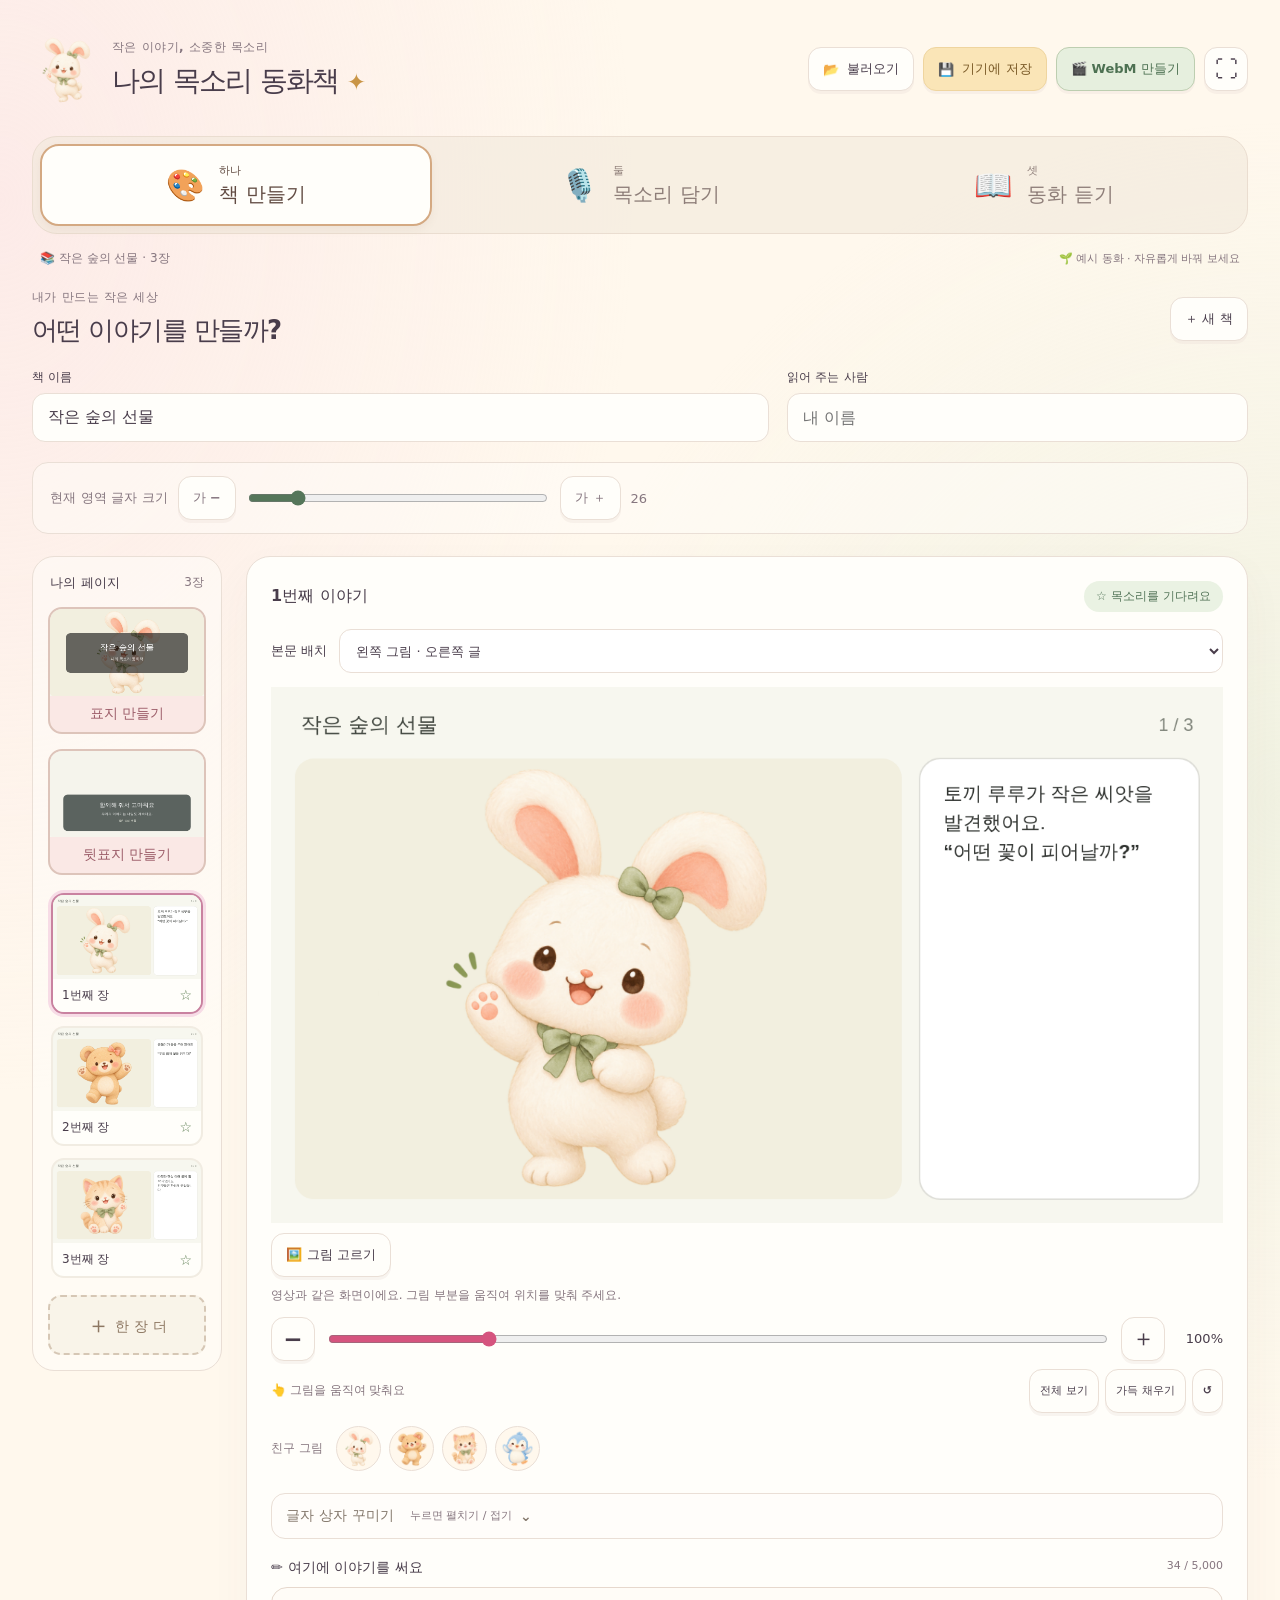
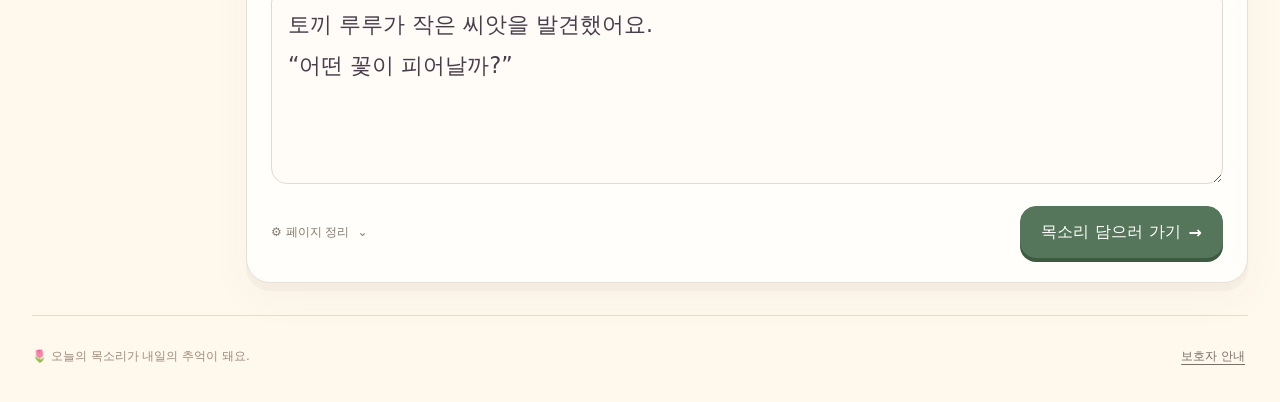
<file: MyStorybook.html>
<!doctype html>
<html lang="ko">
<head>
  <meta charset="utf-8">
  <meta name="viewport" content="width=device-width, initial-scale=1, viewport-fit=cover">
  <meta name="theme-color" content="#fff8ed">
  <meta name="color-scheme" content="light">
  <title>나의 목소리 동화책</title>
  <style>:root{--paper:#fffefa;--cream:#fff8ed;--ink:#493d4b;--muted:#86767f;--pink:#d5547e;--pink-soft:#fce8ee;--green:#55765a;--green-soft:#eaf2e3;--line:#eadfd6;--shadow:0 8px 0 #e6dacf45,0 16px 44px #6c43580a;font-family:"Malgun Gothic","Apple SD Gothic Neo",system-ui,sans-serif;color:var(--ink);background:var(--cream);font-synthesis:none}
*{box-sizing:border-box}body{margin:0;background:radial-gradient(ellipse at 0 10%,#fbe3e5a0,transparent 35%),radial-gradient(ellipse at 100% 40%,#e8eedba0,transparent 40%),var(--cream);min-height:100vh}button,input,textarea,select{font:inherit;color:inherit}button{cursor:pointer;touch-action:manipulation;-webkit-tap-highlight-color:transparent}button:disabled{opacity:.42;cursor:default}button:focus-visible,input:focus-visible,textarea:focus-visible,select:focus-visible,summary:focus-visible{outline:3px solid #977eb2;outline-offset:4px}button{transition:transform .15s,box-shadow .15s}button:active:enabled{transform:translateY(2px)}[hidden]{display:none!important}h1,h2,h3,p{margin:0}h1,h2{letter-spacing:-.06em}img{max-width:100%;user-select:none;-webkit-user-drag:none}input,textarea,select{min-width:0}main,section,aside,.editor-layout>*,.brand>div{min-width:0}.app{max-width:1160px;margin:auto;padding:28px 32px max(24px,env(safe-area-inset-bottom))}.header{display:flex;align-items:center;justify-content:space-between;gap:20px;margin-bottom:26px}.brand{display:flex;align-items:center;gap:12px}.brand-friend{width:68px;height:82px;object-fit:contain;transform:rotate(-8deg)}.eyebrow{display:block;font-size:12px;font-weight:700;color:var(--muted);letter-spacing:.04em;margin-bottom:7px}h1{font-size:28px;line-height:1.3}.brand-star{color:#c99546;margin-left:8px;font-size:23px}.file-actions{display:flex;gap:9px}.button{min-height:52px;display:inline-flex;align-items:center;justify-content:center;gap:8px;background:var(--paper);border:1px solid var(--line);border-radius:16px;padding:12px 20px;font-weight:750;box-shadow:0 3px 0 #e7dad34d;white-space:nowrap}.button.small{min-height:44px;padding:9px 14px;font-size:13px;border-radius:13px}.button.save{background:#fae5b7;border-color:#efd59f;color:#795926}.button.primary{background:var(--green);color:white;border-color:var(--green);box-shadow:0 4px 0 #3d5b40}.button.danger{color:#ad4461;background:#fff0f2}.tabs{display:grid;grid-template-columns:repeat(3,1fr);gap:12px;padding:7px;border:1px solid #eaddd0;background:#f2e9dc99;border-radius:25px}.tabs button{min-height:82px;border:2px solid transparent;background:transparent;display:flex;align-items:center;justify-content:center;gap:14px;border-radius:19px;text-align:left;font-size:20px;font-weight:800;color:#8e7e79}.tab-icon{font-size:31px}.tabs small{display:block;font-size:11px;font-weight:700;margin-bottom:3px}.tabs button[aria-selected=true]{background:#fffefa;border-color:#d4a982;color:#624c43;box-shadow:0 4px 9px #94765312}.tabs button[data-tab=record][aria-selected=true]{border-color:#e5a2b6;color:#a93e65}.tabs button[data-tab=play][aria-selected=true]{border-color:#a4b594;color:#4d7152}.book-line{display:flex;align-items:center;justify-content:space-between;gap:14px;padding:16px 8px 22px;font-size:12px;color:var(--muted)}#book-label{overflow:hidden;text-overflow:ellipsis;white-space:nowrap;max-width:65%}.draft-state{font-size:11px;text-align:right}.editor-heading,.reader-heading{display:flex;align-items:center;justify-content:space-between;gap:16px;margin-bottom:21px}.editor-heading h2,.reader-heading h2{font-size:26px;line-height:1.35;overflow-wrap:anywhere}.book-fields{display:grid;grid-template-columns:1.6fr 1fr;gap:18px;margin-bottom:24px}.book-fields label,.voice-fields label{font-size:12px;font-weight:750;display:block}.book-fields input{display:block;margin-top:7px;width:100%;height:49px;background:#fffefa;border:1px solid var(--line);border-radius:13px;padding:12px 15px;font-size:16px;font-weight:500}.editor-layout{display:grid;grid-template-columns:190px minmax(0,1fr);gap:24px;align-items:start}.page-sidebar{border:1px solid var(--line);border-radius:22px;background:#fffdfa90;padding:15px}.sidebar-heading{display:flex;justify-content:space-between;font-size:13px;gap:10px;margin:2px 2px 15px}.sidebar-heading span{color:var(--muted);font-size:12px}.page-list{display:grid;gap:12px;max-height:635px;overflow:auto;padding:3px}.page-thumb{width:100%;padding:0;border:2px solid transparent;border-radius:13px;background:#f1ece2;overflow:hidden;text-align:left;position:relative;flex-shrink:0}.page-thumb[aria-current=true]{border-color:#c982a0;box-shadow:0 0 0 3px #f7dce6}.thumb-art{height:92px;display:grid;place-items:center;background:#f1eee2}.thumb-art img{width:100%;height:100%;object-fit:contain}.thumb-art .empty-icon{font-size:29px}.thumb-caption{display:flex;align-items:center;justify-content:space-between;font-size:12px;padding:8px 9px;background:#fffefa}.thumb-caption span:last-child{font-size:14px;color:#618257}.add-page{width:100%;min-height:60px;border:2px dashed #d6c7b5;background:#f9f4e9;border-radius:13px;margin-top:14px;font-size:14px;font-weight:750;color:#8d7762}.add-page>span{font-size:23px;vertical-align:-2px}.editor-card{border:1px solid var(--line);background:var(--paper);border-radius:24px;padding:24px;box-shadow:var(--shadow)}.section-line{display:flex;align-items:center;justify-content:space-between;gap:12px;margin-bottom:17px}.section-line h3{font-size:16px}.pill{font-size:12px;border-radius:30px;background:var(--green-soft);color:var(--green);padding:7px 12px;font-weight:750;white-space:nowrap}.pill.pink{background:var(--pink-soft);color:#aa4a6b}.image-picker{display:block;width:100%;padding:0;border:1px dashed #d7c6aa;border-radius:18px;overflow:hidden;background:#f8f4e7;position:relative}.scene{position:relative;display:flex;align-items:center;justify-content:center;min-width:0;overflow:hidden;isolation:isolate;background:#f4f1e8;aspect-ratio:16/9}.scene img{display:block;width:100%;height:100%;object-fit:contain;position:absolute;inset:0}.scene.builtin{background:radial-gradient(ellipse at 75% 22%,#fff8d8 0,transparent 32%),linear-gradient(180deg,#ecf1e3,#faf1dc)}.scene.builtin:before{content:"";position:absolute;inset:auto -12% -75% -12%;height:110%;border-radius:50%;background:#cfdfbb80;z-index:-1}.scene.builtin img{inset:6% 14%;width:72%;height:88%;filter:drop-shadow(0 10px 8px #a7967320)}.scene .scene-star{position:absolute;color:#c99e4d;font-size:28px;left:19%;top:19%}.scene .scene-flower{position:absolute;font-size:30px;right:16%;bottom:16%}.scene.empty{background:repeating-linear-gradient(135deg,#faf7ef,#faf7ef 10px,#f7f2e9 10px,#f7f2e9 20px)}.empty-scene{display:flex;align-items:center;justify-content:center;gap:16px;color:#9c8978;font-size:16px}.empty-scene span{font-size:45px}.image-pick-label{position:absolute;bottom:14px;left:50%;transform:translateX(-50%);padding:10px 18px;border-radius:30px;background:#fffef9ee;box-shadow:0 3px 13px #68584815;font-size:14px;white-space:nowrap;font-weight:750}.friend-row{display:flex;align-items:center;gap:13px;margin:13px 0 22px;font-size:12px;color:var(--muted)}.friend-choices{display:flex;gap:8px}.friend-choices button{width:45px;height:45px;padding:3px;border:1px solid var(--line);border-radius:50%;background:#fff8ed}.friend-choices img{width:100%;height:100%;object-fit:contain}.text-label{display:flex;justify-content:space-between;gap:10px;font-size:14px;font-weight:750;margin-bottom:10px}.text-label span{font-size:11px;color:var(--muted);font-weight:500}textarea{width:100%;border:1px solid #e6d8cd;border-radius:16px;background:#fffcf7;padding:16px;font-size:20px;line-height:1.85;resize:vertical;display:block}textarea::placeholder{color:#b0a095}.editor-bottom{display:flex;align-items:center;justify-content:space-between;gap:12px;margin-top:22px;flex-wrap:wrap}details summary{cursor:pointer;min-height:44px;display:flex;align-items:center;gap:8px;font-size:12px;color:#85796d;list-style:none}details summary:after{content:"⌄"}details[open] summary:after{content:"⌃"}.organize{display:flex;gap:8px;flex-wrap:wrap;margin:7px 0}.story-card{background:var(--paper);padding:13px;border:1px solid var(--line);border-radius:29px;box-shadow:var(--shadow)}.scene-wrap{position:relative;border-radius:20px;overflow:hidden}.scene.large{height:clamp(270px,43vh,500px);aspect-ratio:auto}.page-ribbon{position:absolute;top:16px;left:16px;background:#fffef4e8;border-radius:25px;padding:8px 14px;font-size:13px;font-weight:800;box-shadow:0 2px 6px #68584809}.story-text{border-radius:19px;background:#fff6e8;border:1px solid #f0e3cc;padding:24px 30px;margin-top:13px;text-align:center;font-size:clamp(22px,2.7vw,30px);line-height:1.85;letter-spacing:-.025em;white-space:pre-wrap;overflow-wrap:anywhere;min-height:112px}.story-text.placeholder{color:#ad9b8a;font-size:20px}.record-actions{display:grid;grid-template-columns:repeat(3,1fr);gap:17px;max-width:750px;margin:25px auto 0}.big-action{display:flex;align-items:center;justify-content:center;gap:13px;min-height:84px;border:1px solid transparent;border-radius:22px;font-size:21px;font-weight:800;box-shadow:0 5px 0 #0000000c}.big-action.listen{background:#f8e7b9;border-color:#ead49b;color:#89682f}.big-action.record{background:#f7dce6;border-color:#eab8c9;color:#a34466}.big-action.preview{background:#dfe9d7;border-color:#bcccaf;color:#4a7154}.action-icon{font-size:33px}.big-action.active{outline:3px solid currentColor;outline-offset:3px}.big-action.record.active{background:#c64d73;color:#fff;animation:record-pulse 1.8s ease-in-out infinite}.record-feedback{min-height:54px;display:flex;justify-content:center;align-items:center;gap:13px;flex-wrap:wrap;font-size:13px;color:var(--muted);text-align:center;padding:12px 0}.record-feedback #record-clock{font-variant-numeric:tabular-nums;background:#f9e2eb;border-radius:20px;padding:5px 10px;font-weight:800;color:#a34466}.link-button{border:0;background:none;text-decoration:underline;text-underline-offset:4px;font-size:12px;padding:10px 3px;min-height:44px;color:#7c6d69}.page-navigation{display:flex;align-items:center;justify-content:space-between;gap:16px;margin:8px auto 0;max-width:760px}.nav-button{min-width:105px}.page-dots{display:flex;align-items:center;justify-content:center;gap:8px;flex-wrap:wrap;max-width:430px}.page-dots button{width:36px;height:36px;border:1px solid #dcd2c2;border-radius:50%;background:#fffdf6;font-size:12px;position:relative}.page-dots button.recorded:after{content:"";width:6px;height:6px;position:absolute;right:1px;top:0;border-radius:50%;background:#86a26d}.page-dots button[aria-current=true]{background:#6d815d;border-color:#6d815d;color:white;font-weight:800}.dots-range{font-size:12px;color:var(--muted)}.record-footer{margin:25px 0 0;display:flex;justify-content:space-between;align-items:start;gap:14px}.voice-settings{max-width:480px;flex:1}.voice-fields{background:#fffdf7;border:1px solid var(--line);border-radius:16px;padding:14px;display:grid;grid-template-columns:1.5fr 1fr;gap:14px}.voice-fields select{width:100%;margin-top:8px;min-height:42px;border:1px solid var(--line);border-radius:10px;padding:7px;background:white;font-size:13px}.voice-fields input{display:block;width:100%;margin-top:20px;accent-color:#789066}.voice-fields output{float:right}.play-controls{display:flex;justify-content:center;gap:14px;margin-top:25px;flex-wrap:wrap}.play-button{min-width:245px;font-size:21px;min-height:68px}.play-message{text-align:center;color:var(--muted);font-size:13px;min-height:50px;padding:15px 8px;line-height:1.6}.bottom-files{display:flex;justify-content:center;gap:10px;margin-top:28px}.finish-card{margin:30px auto 0;background:#f4ecd5;border:1px solid #e2d5ab;border-radius:25px;padding:24px;display:flex;align-items:center;justify-content:center;gap:28px;max-width:780px}.finish-card img{width:150px;height:170px;object-fit:contain}.finish-card h2{font-size:25px;color:#6a764f}.finish-card p{margin:10px 0 16px;font-size:14px;color:#867255}.finish-actions{display:flex;gap:10px;flex-wrap:wrap}.footer{display:flex;align-items:center;justify-content:space-between;gap:12px;margin-top:32px;padding:18px 0 0;border-top:1px solid #e8dccb;color:#9e8b79;font-size:12px}.toast{position:fixed;bottom:max(25px,env(safe-area-inset-bottom));left:50%;transform:translateX(-50%);background:#51464cee;color:white;box-shadow:0 8px 30px #0002;padding:15px 22px;border-radius:18px;z-index:30;max-width:min(90vw,600px);width:max-content;font-size:14px;line-height:1.7;text-align:center;pointer-events:none}dialog{border:1px solid var(--line);border-radius:25px;padding:28px;width:min(92vw,500px);max-height:85dvh;overflow:auto;color:var(--ink);background:var(--paper);box-shadow:0 30px 100px #34253240}dialog::backdrop{background:#45374365;backdrop-filter:blur(4px)}dialog h2{font-size:23px;margin-bottom:14px}dialog p{font-size:15px;line-height:1.85;white-space:pre-line;overflow-wrap:anywhere}dialog ul{font-size:14px;line-height:1.8;padding-left:22px}.dialog-actions{display:flex;justify-content:flex-end;gap:10px;flex-wrap:wrap;margin-top:23px}.dialog-actions .button{white-space:normal}.celebrate{animation:celebrate .55s ease-out}.busy{pointer-events:none;opacity:.6}@keyframes record-pulse{50%{box-shadow:0 0 0 8px #d8557c18}}@keyframes celebrate{0%{transform:scale(.95);opacity:.3}100%{transform:scale(1);opacity:1}}
@media(min-width:900px){#panel-record,#panel-play{max-width:960px;margin:auto}}
@media(max-width:800px){.app{padding:20px}.header{gap:12px}.brand-friend{width:52px;height:66px}h1{font-size:23px}.brand-star{display:none}.header .eyebrow{font-size:10px}.file-actions{gap:6px}.file-actions .button{font-size:12px;padding:8px 11px}.tabs{gap:6px}.tabs button{font-size:18px;min-height:75px;gap:9px}.editor-layout{grid-template-columns:130px minmax(0,1fr);gap:15px}.page-sidebar{padding:10px}.thumb-art{height:75px}.editor-card{padding:19px}.scene.large{height:clamp(270px,39vh,420px)}.story-text{padding:20px}.record-actions{gap:12px}.big-action{font-size:18px;gap:9px}.action-icon{font-size:28px}.sidebar-heading{font-size:11px}.editor-bottom .button.primary{width:100%}}
@media(max-width:580px){.app{padding:16px 14px max(20px,env(safe-area-inset-bottom))}.header{flex-wrap:wrap;margin-bottom:18px}.brand{gap:8px}.brand-friend{width:46px;height:57px}h1{font-size:23px}.brand .eyebrow{font-size:10px}.file-actions{width:100%;justify-content:flex-end;gap:8px}.file-actions .button{flex:1;min-height:45px;font-size:13px}.tabs{border-radius:20px;padding:5px;gap:4px}.tabs button{flex-direction:column;gap:3px;font-size:14px;text-align:center;min-height:87px;border-radius:15px;line-height:1.4}.tabs small{display:none}.tab-icon{font-size:28px}.book-line{font-size:11px;padding:13px 3px 20px;align-items:start}.draft-state{max-width:40%;font-size:10px}.editor-heading h2,.reader-heading h2{font-size:22px}.editor-heading .eyebrow,.reader-heading .eyebrow{font-size:10px}.book-fields{grid-template-columns:1.3fr 1fr;gap:10px;margin-bottom:17px}.book-fields input{padding:10px;font-size:15px}.editor-layout{display:flex;flex-direction:column;gap:17px}.page-sidebar{width:100%;padding:12px;display:grid;grid-template-columns:1fr 74px;gap:10px}.sidebar-heading{grid-column:1/-1;margin:0}.page-list{display:flex;overflow:auto;gap:10px;max-height:none;padding:4px}.page-thumb{width:93px}.thumb-art{height:61px}.thumb-caption{font-size:10px;padding:6px}.add-page{margin:4px 0;width:74px;min-height:95px;font-size:12px;display:flex;flex-direction:column;align-items:center;justify-content:center}.editor-card{width:100%;padding:16px;border-radius:21px}.friend-row{gap:9px;margin:11px 0 18px}.friend-choices{gap:7px}.friend-choices button{width:42px;height:42px}.text-label{font-size:12px}textarea{font-size:19px;padding:13px}.editor-bottom{margin-top:14px}.scene{aspect-ratio:4/3}.scene.large{height:clamp(235px,36vh,380px)}.scene.builtin img{inset:7% 7%;width:86%;height:86%}.scene .scene-star{left:10%;font-size:23px}.scene .scene-flower{right:9%;font-size:24px}.story-card{padding:8px;border-radius:23px}.scene-wrap{border-radius:17px}.story-text{font-size:22px;padding:18px 15px;margin-top:8px;border-radius:17px;line-height:1.8;min-height:100px}.page-ribbon{top:10px;left:10px;font-size:11px;padding:6px 10px}.record-actions{gap:10px;margin-top:20px}.big-action{min-height:99px;flex-direction:column;gap:7px;font-size:15px;border-radius:18px;padding:10px 4px}.action-icon{font-size:30px}.record-feedback{font-size:12px;min-height:60px}.page-navigation{gap:8px}.nav-button{min-width:77px;padding:10px;font-size:14px}.page-dots{gap:5px}.page-dots button{height:32px;width:32px;font-size:11px}.record-footer{flex-direction:column;margin-top:20px}.record-footer>.button{width:100%}.voice-settings{width:100%}.voice-fields{grid-template-columns:1fr}.voice-fields input{margin-top:12px}.reader-heading{gap:8px}.reader-heading .pill{font-size:10px;padding:7px 9px}.play-controls{gap:10px}.play-button{min-width:190px;font-size:19px;flex:1}.play-controls #restart-button{font-size:13px;padding:10px}.finish-card{flex-direction:column;text-align:center;padding:20px;gap:12px}.finish-card img{height:115px;width:110px}.finish-card h2{font-size:23px}.finish-actions{justify-content:center}.footer{font-size:10px;gap:8px;margin-top:24px}.footer .link-button{font-size:11px}.image-pick-label{font-size:12px;padding:8px 14px}.empty-scene{font-size:14px;gap:10px}dialog{padding:22px}}
@media(prefers-reduced-motion:reduce){*,*:before,*:after{animation:none!important;transition:none!important;scroll-behavior:auto!important}}

/* Cover, adjustable illustrations and a comfortable landscape reading spread. */
:root{--story-font-size:28px;--reading-image-height:clamp(340px,52vh,650px)}
.sr-only{position:absolute;width:1px;height:1px;padding:0;margin:-1px;overflow:hidden;clip:rect(0,0,0,0);white-space:nowrap;border:0}
.book-appearance,.reader-tools{display:flex;align-items:center;gap:10px;flex-wrap:wrap;font-size:13px;color:var(--muted)}
.book-appearance{margin:-4px 0 22px;padding:13px 17px;border:1px solid var(--line);border-radius:16px;background:#fffefa80}
.book-appearance input{accent-color:var(--green);flex:1;max-width:300px;min-width:80px}.book-appearance label{font-weight:750}.book-appearance output{min-width:27px;font-variant-numeric:tabular-nums}
.reader-tools{justify-content:flex-end;margin:-8px 0 14px}
#panel-play .reader-tools{justify-content:space-between}
.reader-view-tools,.reader-font-tools{display:flex;align-items:center;gap:inherit;flex-wrap:nowrap}
#panel-record .page-navigation{min-width:0}
#panel-record .nav-button{flex-shrink:0}
#record-dots{position:relative;min-width:0;flex:0 1 auto;flex-wrap:nowrap;justify-content:flex-start;overflow-x:auto;overflow-y:hidden;padding:5px 4px;scrollbar-width:thin}
#record-dots button,#record-dots .dots-range{flex-shrink:0;white-space:nowrap}
.cover-thumb{display:flex;justify-content:center;align-items:center;gap:9px;min-height:64px;width:100%;border:2px solid #ddc4ba;border-radius:14px;background:#fae8e5;color:#9c5d69;font-size:14px;font-weight:800;margin-bottom:15px}
.cover-thumb>span:first-child{font-size:27px}.cover-thumb[aria-current=true]{border-color:#bc698b;box-shadow:0 0 0 3px #f7dce6}
.cover-toggle{display:flex;align-items:center;gap:10px;font-size:14px;padding:0 0 16px}.cover-toggle input{width:23px;height:23px;accent-color:var(--pink)}
.image-picker{cursor:default}.image-pick-label{border:1px solid var(--line);color:var(--ink);z-index:3;cursor:pointer}
.scene{aspect-ratio:4/3}.scene.large{height:var(--reading-image-height)}.editable-scene{touch-action:none;cursor:grab}.editable-scene.dragging{cursor:grabbing}
.image-layer{position:absolute;inset:0;transform-origin:50% 50%;will-change:transform}.image-layer img{pointer-events:none}
.scene.fill .image-layer img{inset:0;width:100%;height:100%}
.scene-star,.scene-flower{pointer-events:none}.scene.builtin img{filter:drop-shadow(0 10px 8px #a7967320)}
.cover-overlay{position:absolute;top:15px;left:18px;right:18px;z-index:2;pointer-events:none;text-align:center;background:#fffdf6df;border-radius:16px;padding:13px 17px;box-shadow:0 3px 12px #6858480a}
.cover-overlay h2{font-size:clamp(23px,calc(var(--story-font-size) * 1.1),43px);line-height:1.4;overflow-wrap:anywhere}.cover-overlay p{font-size:13px;margin-top:5px;color:var(--muted)}
.image-adjust{padding:12px 0 0}.zoom-row{display:flex;align-items:center;gap:11px}.zoom-row input{flex:1;min-width:60px;accent-color:var(--pink)}.zoom-row output{min-width:47px;text-align:right;font-size:13px;font-variant-numeric:tabular-nums}.zoom-row .button{width:44px;font-size:23px;padding:3px}
.image-adjust-bottom{display:flex;justify-content:space-between;align-items:center;gap:10px;flex-wrap:wrap;margin-top:8px}.image-adjust-bottom>span{font-size:12px;color:var(--muted)}.image-adjust-bottom>div{display:flex;gap:6px}.image-adjust-bottom .button{font-size:11px;padding:8px 10px}
.story-text{font-size:var(--story-font-size);line-height:1.8}.story-text.placeholder{font-size:var(--story-font-size)}#page-text{font-size:clamp(18px,calc(var(--story-font-size) * .85),36px)}
.cover-card{max-width:820px;margin-inline:auto}
#play-cover-scene{height:auto;aspect-ratio:4/3}
#play-button,#restart-button{height:68px;min-height:68px;align-self:stretch}
#restart-button{box-shadow:0 4px 0 #e7dad34d}
:root:fullscreen{overflow-y:auto;background:var(--cream)}
#fullscreen-button[aria-pressed=true]{background:var(--green-soft);border-color:#a4b594;color:var(--green)}
.button.fullscreen-icon,.file-actions .button.fullscreen-icon{flex:0 0 44px;width:44px;min-height:44px;padding:6px;font-size:23px;line-height:1}
.voice-shortcuts{display:flex;justify-content:center;gap:9px;flex-wrap:wrap;margin-top:24px}.voice-shortcuts .button{font-size:14px}.voice-shortcuts .button[aria-pressed=true]{background:#e8efd9;border:2px solid #78906c;padding:11px 19px}.voice-settings{max-width:680px}.voice-fields{grid-template-columns:1fr 1fr}.voice-fields .voice-note,.voice-help-actions{grid-column:1/-1}.voice-note{font-size:12px;line-height:1.75;color:var(--muted)}.voice-help-actions{display:flex;gap:8px;flex-wrap:wrap}.voice-fields #voice-test{align-self:end}.voice-fields label{min-width:0}
@media(orientation:landscape) and (min-width:640px){
  #panel-play{max-width:1100px}#play-pages-view .story-card{display:grid;grid-template-columns:minmax(0,1.35fr) minmax(0,1fr);gap:15px;align-items:stretch}
  #play-pages-view .scene.large{height:clamp(290px,64vh,640px)}#play-pages-view .story-text{margin:0;max-height:clamp(290px,64vh,640px);overflow-y:auto;min-width:0;padding:26px 22px;text-align:left;scrollbar-width:thin}
  .app{max-width:1280px}
}
@media(max-width:700px){.header{flex-wrap:wrap}.file-actions{width:100%;justify-content:flex-end}.file-actions .button{flex:1;padding-inline:8px}}
@media(max-width:580px){
  :root{--reading-image-height:clamp(290px,46svh,510px)}.book-appearance{gap:8px;padding:10px;margin-bottom:17px}.book-appearance label{width:100%}.book-appearance input{max-width:none}
  .page-sidebar{grid-template-columns:1fr 74px}.cover-thumb{grid-column:1/-1;min-height:49px;margin:0;font-size:13px}.cover-thumb>span:first-child{font-size:24px}.reader-tools{gap:7px;font-size:11px}.reader-tools .button{min-height:42px;padding:8px 11px}
  .image-adjust-bottom{gap:7px}.image-adjust-bottom>span{font-size:11px}.image-adjust-bottom .button{font-size:11px;padding:8px}.cover-overlay{top:10px;left:12px;right:12px;padding:9px}.cover-overlay h2{font-size:clamp(21px,calc(var(--story-font-size) * .85),36px)}
  .voice-shortcuts{gap:7px}.voice-shortcuts .button{font-size:12px;padding:10px 12px;flex:1;white-space:nowrap;min-height:49px}.voice-shortcuts .button[aria-pressed=true]{padding:9px 11px}.voice-fields{grid-template-columns:1fr}.voice-help-actions .button{flex:1}
}

/* WebM preview uses the exact 16:9 canvas exported to the movie. */
.file-actions,.bottom-files{flex-wrap:wrap}
.video-button{background:#e6efde;border-color:#bdceb0;color:#4d7152}
#video-dialog{width:min(96vw,1100px);max-height:94dvh;padding:24px}
.video-heading{display:flex;align-items:center;justify-content:space-between;gap:14px;margin-bottom:16px}
.video-heading h2{margin:0}.video-heading .eyebrow{margin-bottom:5px}
.video-options{display:grid;grid-template-columns:1.6fr 1fr 1fr;gap:12px;margin-bottom:16px}
.video-options label{font-size:12px;font-weight:750;min-width:0}
.video-options select{display:block;width:100%;min-height:46px;margin-top:7px;padding:9px 10px;border:1px solid var(--line);border-radius:12px;background:#fff;font-size:14px}
.video-stage{overflow:hidden;border:1px solid var(--line);border-radius:16px;background:#f5f4ec;aspect-ratio:16/9}
.video-stage canvas,.video-stage video{display:block;width:100%;height:100%;object-fit:contain}
#video-dialog .video-note{font-size:12px;line-height:1.7;color:var(--muted);margin-top:12px;white-space:normal}
#video-dialog #video-status{font-size:14px;line-height:1.7;min-height:24px;margin-top:14px}
#video-progress{display:block;width:100%;height:10px;accent-color:var(--green);margin-top:18px}
.video-actions,.video-caption-controls{display:flex;align-items:center;justify-content:center;gap:12px;flex-wrap:wrap;margin-top:16px}
.video-caption-controls{font-size:12px}.video-actions a{text-decoration:none}
@media(max-width:580px){#video-dialog{padding:16px;border-radius:20px}.video-options{grid-template-columns:1fr 1fr}.video-options label:first-child{grid-column:1/-1}.video-actions .button{flex:1;white-space:normal}.video-heading h2{font-size:21px}.file-actions .button{flex:1 1 40%}.bottom-files{gap:8px}}

/* Closing cover and music controls. */
.back-cover-writing{display:grid;gap:13px}.back-cover-writing label{font-size:13px;font-weight:700}.back-cover-writing input{display:block;width:100%;margin-top:7px;border:1px solid var(--line);background:#fffcf7;border-radius:12px;padding:12px}.back-cover-writing textarea{font-size:17px;margin-top:7px}.back-cover-writing>p{font-size:12px;color:var(--muted);line-height:1.7}
.back-overlay{position:absolute;left:8%;right:8%;bottom:6%;z-index:2;padding:20px 24px;background:#182b24bf;border-radius:22px;color:#fff;text-align:center;pointer-events:none;overflow-wrap:anywhere}
.back-overlay h2{font-size:clamp(20px,3vw,36px);line-height:1.4}.back-overlay p{font-size:clamp(13px,1.7vw,21px);line-height:1.6;margin-top:10px;white-space:pre-wrap}.back-overlay small{display:block;margin-top:16px;color:#e7e8dc;font-size:13px}
#edit-back-copy{bottom:60px;padding:14px 20px}#edit-back-copy h2{font-size:24px}#edit-back-copy p{font-size:15px}#play-back-scene{height:auto;aspect-ratio:16/9}
.story-text strong{font-weight:800}.video-music{background:#f5f3e9;border:1px solid var(--line);padding:14px;border-radius:16px;margin-bottom:14px}.music-buttons,.music-settings{display:flex;align-items:center;gap:12px;flex-wrap:wrap}.music-buttons>span{font-size:13px;overflow-wrap:anywhere;flex:1;min-width:100px}.music-settings{margin-top:12px;font-size:13px}.music-settings audio{width:min(100%,320px);height:36px}.music-settings input[type=range]{width:130px;accent-color:var(--green)}.video-local-images{background:#fff1d6;border:1px solid #e7ce9b;border-radius:14px;padding:14px;margin-bottom:14px}#video-dialog .video-local-images p{font-size:13px;line-height:1.7;white-space:normal;margin-bottom:10px}
@media(max-width:580px){.page-sidebar .cover-thumb{grid-column:1/-1}.back-overlay{padding:14px 16px}.back-overlay h2{font-size:20px}.back-overlay small{margin-top:8px;font-size:11px}.music-settings audio{width:100%}}

/* Match the 1280 × 720 movie's picture, caption and heading coordinates. */
#play-pages-view{container-type:inline-size;overflow-x:auto}
#play-pages-view .story-card{display:block;position:relative;width:100%;aspect-ratio:16/9;min-height:0;padding:0;border:0;border-radius:0;background:#f7f7ef;box-shadow:none;overflow:hidden}
#play-pages-view #play-video-title{position:absolute;left:3.125%;top:5.28%;max-width:80%;font-size:2.1875cqw;line-height:1.2;font-weight:700;color:#454a43;white-space:nowrap;overflow:hidden;text-overflow:ellipsis}
#play-pages-view .scene-wrap{position:absolute;left:2.5%;top:13.3333%;width:63.75%;height:82.2222%;border-radius:2.03125cqw;overflow:hidden}
#play-pages-view #play-scene{width:100%;height:100%;min-height:0;max-height:none;aspect-ratio:auto;background:#f5f4ec;border-radius:0}
#play-pages-view #play-scene.builtin{background:#f2efdf}
#play-pages-view #play-scene.builtin:before,#play-pages-view #play-scene .scene-star,#play-pages-view #play-scene .scene-flower{display:none}
#play-pages-view #play-scene.builtin img{inset:0;width:100%;height:100%;filter:none}
#play-pages-view #play-text{position:absolute;left:68.125%;top:13.3333%;width:29.375%;height:82.2222%;min-height:0;max-height:none;margin:0;padding:2.8125cqw 2.5cqw 4.6875cqw;border:1px solid #deded8;border-radius:2.1875cqw;background:#fff;color:#303330;text-align:left;font-size:calc(2.03125cqw * var(--reader-font-scale,1));line-height:1.5;letter-spacing:0;overflow:auto;scrollbar-width:thin}
#play-pages-view #play-text.placeholder{font-size:calc(2.03125cqw * var(--reader-font-scale,1))}
#play-pages-view #play-page{position:absolute;top:5.56%;right:3.125%;left:auto;bottom:auto;padding:0;border-radius:0;background:transparent;box-shadow:none;color:#82877d;font-size:1.875cqw;font-weight:400;line-height:1.2}
#play-pages-view[data-layout=bottom] #play-video-title{display:none}
#play-pages-view[data-layout=bottom] .scene-wrap{left:0;top:0;width:100%;height:100%;border-radius:0}
#play-pages-view[data-layout=bottom] #play-text{left:3.28125%;top:70%;width:93.4375%;height:26.1111%;padding:1.875cqw 2.34375cqw 3.59375cqw;border-radius:2.1875cqw;background:rgba(255,255,255,.94)}
#play-pages-view[data-layout=bottom] #play-page{top:auto;right:5.46875%;bottom:9.1667%;font-size:1.5625cqw}
/* Only portrait phones stack the picture above the caption. */
.reader-caption{display:contents}
@media(max-width:699px) and (orientation:portrait){
  #play-pages-view{overflow-x:visible}
  #play-pages-view .story-card{display:flex;flex-direction:column;gap:10px;width:100%;height:auto;min-width:0;min-height:0;aspect-ratio:auto;overflow:visible;background:transparent}
  #play-pages-view #play-video-title{display:none}
  #play-pages-view .scene-wrap,#play-pages-view[data-layout=bottom] .scene-wrap{position:relative;left:auto;top:auto;width:100%;height:auto;aspect-ratio:var(--reader-image-ratio,816 / 592);border-radius:16px}
  #play-pages-view #play-scene{position:absolute;inset:0;width:100%;height:100%}
  #play-pages-view .reader-caption{display:block;position:relative;width:100%}
  #play-pages-view #play-text,#play-pages-view[data-layout=bottom] #play-text{position:relative;left:auto;top:auto;width:100%;height:auto;min-height:132px;max-height:none;margin:0;padding:16px 17px 41px;border-radius:16px;background:#fff;line-height:1.6;overflow:visible}
  #play-pages-view #play-page,#play-pages-view[data-layout=bottom] #play-page{position:absolute;top:auto;left:auto;right:17px;bottom:13px;font-size:13px;line-height:1.2}
}

/* One movie frame is also the editing, thumbnail and cover-reading preview. */
.output-editor{position:relative;aspect-ratio:16/9;border:0;border-radius:0;background:#f7f7ef}
.output-editor canvas,.record-output canvas,.cover-card>canvas{display:block;width:100%;height:auto;aspect-ratio:16/9}
.output-editor #edit-scene{position:absolute;inset:auto;aspect-ratio:auto;min-height:0;opacity:0;z-index:2}
.output-editor:focus-within{outline:3px solid #55765a;outline-offset:3px}
.output-editor #edit-scene:focus-visible{opacity:0;outline:none}
.output-editor #edit-cover-copy,.output-editor #edit-back-copy{display:none!important}
.editor-pick-image{margin-top:10px}.output-hint{font-size:12px;color:var(--muted);line-height:1.6;margin-top:9px}
.output-layout-label,.record-scene-label{display:flex;align-items:center;gap:12px;font-size:13px;margin-bottom:14px}
.output-layout-label select,.record-scene-label select{flex:1;min-height:44px;border:1px solid var(--line);border-radius:12px;background:#fff;padding:8px 12px}
.page-sidebar .thumb-art{height:auto;aspect-ratio:16/9}.thumb-art canvas{display:block;width:100%;height:100%}
.page-sidebar .cover-thumb{display:flex;flex-direction:column;padding:0;gap:0;overflow:hidden}
.cover-thumb canvas{display:block;width:100%;height:auto;aspect-ratio:16/9}.cover-thumb span{padding:9px}
.cover-card{max-width:none;padding:0;border:0;border-radius:0;overflow:hidden}.cover-card>.scene-wrap{display:none}
.record-output{padding:0;border:0;border-radius:0}.record-output>.scene-wrap,.record-output>.story-text{display:none}
.appearance-panel{margin:0 0 20px;border:1px solid var(--line);border-radius:14px;padding:0 14px 12px;background:#fffdfa}
.appearance-panel summary{font-size:14px;font-weight:700}.appearance-panel p{font-size:12px;line-height:1.6;color:var(--muted);margin-top:12px}
.appearance-panel:not([open]){padding-bottom:0}
.details-hint{font-size:11px;font-weight:400;color:var(--muted);margin-left:8px}
.box-align{display:flex;gap:10px;flex-wrap:wrap;margin-top:16px}
#video-tts-voice{margin-left:12px;padding:9px;border:1px solid var(--line);border-radius:10px;background:#fff}
.appearance-grid{display:grid;grid-template-columns:repeat(3,minmax(0,1fr));gap:14px;margin-top:8px}
.appearance-grid label{display:flex;flex-direction:column;gap:7px;font-size:12px;font-weight:700;min-width:0}
.appearance-grid input,.appearance-grid select{width:100%;min-height:38px;border:1px solid var(--line);border-radius:9px;padding:6px;background:white}
.appearance-grid input[type=range]{padding:0;accent-color:var(--green)}.appearance-grid input[type=color]{padding:3px}
.appearance-grid output{font-weight:400;font-variant-numeric:tabular-nums}.video-options input{display:block;width:100%;min-height:46px;margin-top:7px;padding:9px 10px;border:1px solid var(--line);border-radius:12px;background:#fff;font-size:14px}
#play-pages-view #play-text,#play-pages-view[data-layout=bottom] #play-text,#play-pages-view #play-text.placeholder{font-size:calc(2.03125cqw * var(--page-font-scale,1))}
#play-text strong{font-weight:700}
@media(max-width:699px){
  .appearance-grid{grid-template-columns:repeat(2,minmax(0,1fr))}
  .page-sidebar .cover-thumb{flex-direction:row;justify-content:flex-start;min-height:54px}
  .page-sidebar .cover-thumb canvas{width:96px;flex:0 0 96px}
}
/* The recording script stays readable on phones and portrait tablets. */
@media(max-width:699px), (min-width:700px) and (max-width:1099px) and (orientation:portrait){
  .record-output[data-scene=page]{display:flex;flex-direction:column;gap:10px;background:transparent;box-shadow:none}
  .record-output[data-scene=page]>canvas{display:none}
  .record-output[data-scene=page]>.scene-wrap{display:block;position:relative;width:100%;height:auto;aspect-ratio:var(--reader-image-ratio,816 / 592);border-radius:16px;overflow:hidden}
  .record-output[data-scene=page] #record-scene{position:absolute;inset:0;width:100%;height:100%;min-height:0;max-height:none;aspect-ratio:auto;border-radius:0;background:#f5f4ec}
  .record-output[data-scene=page] #record-scene.builtin{background:#f2efdf}
  .record-output[data-scene=page] #record-scene.builtin img{inset:0;width:100%;height:100%;filter:none}
  .record-output[data-scene=page] #record-scene.builtin:before,.record-output[data-scene=page] .scene-star,.record-output[data-scene=page] .scene-flower{display:none}
  .record-output[data-scene=page]>#record-text{display:block;width:100%;height:auto;min-height:132px;max-height:none;margin:0;padding:16px 17px;border:1px solid #deded8;border-radius:16px;background:white;text-align:left;font-size:calc(clamp(15px,4vw,22px) * var(--page-font-scale,1));line-height:1.6;overflow-wrap:anywhere;overflow:visible}
}

@media(max-width:699px) and (orientation:portrait){
  #play-pages-view #play-text,#play-pages-view[data-layout=bottom] #play-text,#play-pages-view #play-text.placeholder{font-size:calc(clamp(15px,4vw,18px) * var(--page-font-scale,1))}
}
/* A modal keeps the surrounding app dimmed and out of the keyboard/touch path. */
body.reader-focused{overflow:hidden;overscroll-behavior:none}
#reader-dialog{position:fixed;inset:0;margin:0;width:100%;max-width:none;height:100dvh;max-height:none;padding:0;border:0;border-radius:0;overflow:hidden;background:transparent;box-shadow:none;outline:none}
#reader-dialog::backdrop{background:rgba(6,10,9,.96);backdrop-filter:blur(8px)}
#reader-fullscreen-surface{position:relative;width:100%;height:100%;overflow:hidden;outline:none}
#reader-fullscreen-surface:fullscreen{width:100%;height:100dvh;background:#0e1410}
#reader-focus-content{position:absolute;inset:max(12px,env(safe-area-inset-top)) max(12px,env(safe-area-inset-right)) max(12px,env(safe-area-inset-bottom)) max(12px,env(safe-area-inset-left));display:grid;grid-template-rows:minmax(0,1fr);place-items:center;overflow:hidden}
#reader-dialog #reader-stage{width:min(100%,calc((100dvh - max(12px,env(safe-area-inset-top)) - max(12px,env(safe-area-inset-bottom))) * 16 / 9));min-width:0;min-height:0}
#reader-dialog .cover-card{width:100%;margin:0;box-shadow:none;border-radius:2.03125% / 3.611111%}
#reader-dialog .play-controls,#reader-dialog .page-navigation{display:none}
#reader-dialog .play-message{position:absolute;clip-path:inset(50%);width:1px;height:1px;overflow:hidden;padding:0}
#reader-dialog[data-mode=phone] #reader-stage,#reader-dialog[data-mode=phone] #play-pages-view{width:100%;height:100%}
#reader-dialog[data-mode=phone] #book-cover-view,#reader-dialog[data-mode=phone] #book-back-view{display:grid;place-items:center;height:100%}
#reader-dialog[data-mode=phone] #play-pages-view .story-card{height:100%;justify-content:center;overflow:hidden}
#reader-dialog[data-mode=phone] #play-pages-view .scene-wrap{flex:0 0 auto}
#reader-dialog[data-mode=phone] #play-pages-view .reader-caption{display:flex;flex-direction:column;flex:0 1 auto;min-height:0}
#reader-dialog[data-mode=phone] #play-text{flex:0 1 auto;min-height:min(132px,25dvh);overflow-y:auto;overscroll-behavior:contain;scrollbar-width:thin}
.reader-focus-controls{position:absolute;left:50%;bottom:max(16px,env(safe-area-inset-bottom));transform:translateX(-50%);display:flex;gap:4px;width:max-content;max-width:calc(100% - 20px);padding:6px;border-radius:16px;background:#15211ff2;box-shadow:0 4px 30px #0005;opacity:0;pointer-events:none;transition:opacity .2s}
.reader-focus-controls button{min-height:44px;border:1px solid #ffffff38;border-radius:10px;padding:8px;background:#ffffff15;color:#fff;font-size:13px;white-space:nowrap}
#reader-focus-play{background:#55775b;font-weight:700;min-width:82px}
#reader-focus-fullscreen{flex:0 0 44px;width:44px;padding:6px;font-size:23px;line-height:1}
@media(max-width:360px){.reader-focus-controls{gap:3px;padding:5px}.reader-focus-controls button{font-size:12px;padding-inline:5px}#reader-focus-play{min-width:74px}#reader-focus-fullscreen{font-size:23px}}
#reader-dialog[data-controls=visible] .reader-focus-controls,.reader-focus-controls:focus-within{opacity:1;pointer-events:auto}
@media(prefers-reduced-motion:reduce){.reader-focus-controls{transition:none}}
</style>
</head>
<body>
  <div class="app">
    <header class="header">
      <div class="brand"><img data-art="rabbit" alt="" class="brand-friend"><div><span class="eyebrow">작은 이야기, 소중한 목소리</span><h1>나의 목소리 동화책<span class="brand-star">✦</span></h1></div></div>
      <div class="file-actions"><button class="button small" data-action="open"><span aria-hidden="true">📂</span> 불러오기</button><button class="button small save" data-action="save"><span aria-hidden="true">💾</span> 기기에 저장</button><button class="button small video-button" data-action="video">🎬 WebM 만들기</button><button id="fullscreen-button" class="button small fullscreen-icon" aria-label="전체화면 켜기" aria-pressed="false">⛶</button></div>
    </header>
    <nav class="tabs" role="tablist" aria-label="동화책 놀이">
      <button id="tab-edit" role="tab" aria-selected="true" aria-controls="panel-edit" data-tab="edit"><span class="tab-icon" aria-hidden="true">🎨</span><span><small>하나</small>책 만들기</span></button>
      <button id="tab-record" role="tab" aria-selected="false" aria-controls="panel-record" tabindex="-1" data-tab="record"><span class="tab-icon" aria-hidden="true">🎙️</span><span><small>둘</small>목소리 담기</span></button>
      <button id="tab-play" role="tab" aria-selected="false" aria-controls="panel-play" tabindex="-1" data-tab="play"><span class="tab-icon" aria-hidden="true">📖</span><span><small>셋</small>동화 듣기</span></button>
    </nav>
    <div class="book-line"><span id="book-label"></span><span class="draft-state" id="draft-state" role="status">준비하고 있어요</span></div>
    <main>
      <section id="panel-edit" role="tabpanel" aria-labelledby="tab-edit">
        <div class="editor-heading"><div><span class="eyebrow">내가 만드는 작은 세상</span><h2>어떤 이야기를 만들까?</h2></div><button class="button small" id="new-book">＋ 새 책</button></div>
        <div class="book-fields"><label>책 이름<input id="book-title" maxlength="100" placeholder="나의 동화책" autocomplete="off"></label><label>읽어 주는 사람<input id="book-author" maxlength="40" placeholder="내 이름" autocomplete="off"></label></div>
        <div class="book-appearance"><label for="font-size">현재 영역 글자 크기</label><button class="button small" data-font-step="-2" aria-label="글자 작게">가 −</button><input id="font-size" type="range" min="14" max="96" step="2" value="28"><button class="button small" data-font-step="2" aria-label="글자 크게">가 ＋</button><output id="font-size-label" for="font-size">28</output></div>
        <div class="editor-layout">
          <aside class="page-sidebar" aria-label="동화 페이지"><div class="sidebar-heading"><strong>나의 페이지</strong><span id="page-total"></span></div><button id="edit-cover" class="cover-thumb"><canvas id="cover-thumb-canvas" width="320" height="180" aria-hidden="true"></canvas><span>표지 만들기</span></button><button id="edit-back-cover" class="cover-thumb"><canvas id="back-thumb-canvas" width="320" height="180" aria-hidden="true"></canvas><span>뒷표지 만들기</span></button><div id="page-list" class="page-list"></div><button class="add-page" id="add-page"><span aria-hidden="true">＋</span> 한 장 더</button></aside>
          <div class="editor-card">
            <div class="section-line"><h3 id="editor-page-title">1번째 이야기</h3><span id="edit-recorded" class="pill"></span></div>
            <label id="cover-toggle-row" class="cover-toggle" hidden><input id="cover-enabled" type="checkbox"> 이 표지로 책 시작하기</label>
            <label id="back-cover-toggle-row" class="cover-toggle" hidden><input id="back-cover-enabled" type="checkbox"> 이 뒷표지로 책 마무리하기</label>
            <label class="output-layout-label">본문 배치<select id="editor-layout"><option value="side">왼쪽 그림 · 오른쪽 글</option><option value="bottom">큰 그림 · 하단 말풍선</option></select></label>
            <div class="image-picker output-editor"><canvas id="edit-output" width="1280" height="720" aria-label="WebM과 동일한 편집 미리보기"></canvas><div id="edit-scene" class="scene editable-scene" tabindex="0" role="group" aria-label="미리보기의 그림 위치 조정. 손가락으로 움직이거나 방향키를 누르세요."></div><div id="edit-cover-copy" class="cover-overlay" hidden><h2 id="edit-cover-title"></h2><p id="edit-cover-author"></p></div><div id="edit-back-copy" class="back-overlay" hidden><h2 id="edit-back-title"></h2><p id="edit-back-message"></p><small id="edit-back-author"></small></div></div><button id="pick-image" class="button small editor-pick-image" aria-label="그림 고르기">🖼️ 그림 고르기</button>
            <p class="output-hint">영상과 같은 화면이에요. 그림 부분을 움직여 위치를 맞춰 주세요.</p>
            <div class="image-adjust"><div class="zoom-row"><button id="zoom-out" class="button small" aria-label="그림 축소">−</button><label for="image-zoom" class="sr-only">그림 크기</label><input id="image-zoom" type="range" min="50" max="300" step="5" value="100"><button id="zoom-in" class="button small" aria-label="그림 확대">＋</button><output id="image-zoom-label" for="image-zoom">100%</output></div><div class="image-adjust-bottom"><span>👆 그림을 움직여 맞춰요</span><div><button id="image-contain" class="button small">전체 보기</button><button id="image-fill" class="button small">가득 채우기</button><button id="image-reset" class="button small" aria-label="그림 위치와 크기 초기화">↺</button></div></div></div>
            <div class="friend-row"><span>친구 그림</span><div id="friend-choices" class="friend-choices"></div></div>
            <details id="appearance-panel" class="appearance-panel"><summary>글자 상자 꾸미기 <span class="details-hint">누르면 펼치기 / 접기</span></summary><div class="appearance-grid"><label>글자 영역<select id="style-text-part"><option value="title">본문</option></select></label><label>글자 크기<input id="style-font-size" type="number" min="14" max="96" value="26"></label><label>글자 색<input id="style-font-color" type="color" value="#303330"></label></div><p>선택한 표지·뒷표지·페이지의 글자만 바뀌어요.</p></details>
            <details id="cover-box-panel" class="appearance-panel" hidden><summary>표지 상자 꾸미기 <span class="details-hint">누르면 펼치기 / 접기</span></summary><div id="cover-box-controls" class="appearance-grid" hidden><label>상자 가로 위치 (%)<input id="box-x" type="range" min="0" max="100" step="0.5"><output id="box-x-value"></output></label><label>상자 세로 위치 (%)<input id="box-y" type="range" min="0" max="100" step="0.5"><output id="box-y-value"></output></label><label>상자 너비 (%)<input id="box-width" type="range" min="20" max="100" step="0.5"><output id="box-width-value"></output></label><label>상자 높이 (%)<input id="box-height" type="range" min="15" max="100" step="0.5"><output id="box-height-value"></output></label><label>상자 배경색<input id="box-color" type="color"></label><label>배경 불투명도 (%)<input id="box-opacity" type="range" min="0" max="100"><output id="box-opacity-value"></output></label></div><div class="box-align"><button id="box-center-x" class="button small" type="button">↔ 가로 가운데</button><button id="box-center-y" class="button small" type="button">↕ 세로 가운데</button></div><p>선택한 표지 또는 뒷표지 상자만 바뀌어요.</p></details>
            <div id="back-cover-writing" class="back-cover-writing" hidden><label>마무리 제목<input id="back-cover-title" maxlength="80" placeholder="함께해 줘서 고마워요"></label><label>마지막 인사<textarea id="back-cover-text" maxlength="300" rows="3" placeholder="우리의 이야기는 내일도 계속돼요."></textarea></label><p>녹음이 있으면 목소리가 끝날 때까지, 없으면 6초 동안 보여 줘요.</p></div>
            <div id="page-writing"><label class="text-label" for="page-text">✏️ 여기에 이야기를 써요 <span id="text-count">0 / 5,000</span></label><textarea id="page-text" maxlength="5000" rows="4" placeholder="옛날 옛날, 작은 숲에…"></textarea></div>
            <div class="editor-bottom"><details id="page-organize"><summary>⚙️ 페이지 정리</summary><div class="organize"><button class="button small" id="move-left">← 앞으로</button><button class="button small" id="move-right">뒤로 →</button><button class="button small danger" id="delete-page">🗑️ 이 장 지우기</button></div></details><button class="button primary" id="go-record">목소리 담으러 가기 <span aria-hidden="true">→</span></button></div>
          </div>
        </div>
      </section>
      <section id="panel-record" role="tabpanel" aria-labelledby="tab-record" hidden>
        <label class="record-scene-label">목소리를 담을 곳<select id="record-scene-select"></select></label>
        <div class="reader-heading"><div><span class="eyebrow">들어 보고, 내 목소리로!</span><h2>이야기에 목소리를 담아요</h2></div><span id="record-progress" class="pill pink"></span></div>
        <div class="reader-tools"><span>글자 크기</span><button class="button small" data-font-step="-2" aria-label="글자 작게">가 −</button><button class="button small" data-font-step="2" aria-label="글자 크게">가 ＋</button></div>
        <div id="record-story-card" class="story-card record-output" data-scene="page"><canvas id="record-output" width="1280" height="720" aria-label="녹음할 장면"></canvas><div class="scene-wrap"><div id="record-scene" class="scene large"></div><span class="page-ribbon" id="record-page"></span></div><div id="record-text" class="story-text"></div></div>
        <div class="record-actions"><button id="tts-button" class="big-action listen"><span class="action-icon" aria-hidden="true">🔊</span><span class="action-label">들어 보기</span></button><button id="record-button" class="big-action record"><span class="action-icon" aria-hidden="true">🎙️</span><span class="action-label">녹음하기</span></button><button id="preview-button" class="big-action preview"><span class="action-icon" aria-hidden="true">🎧</span><span class="action-label">내 목소리</span></button></div>
        <div class="record-feedback"><span id="record-status" role="status" aria-live="polite">듣고, 내 목소리로 읽어 보세요.</span><span id="record-clock" hidden>00:00</span><button class="link-button" id="undo-recording" hidden>↶ 이전 목소리</button><button class="link-button" id="delete-recording" hidden>🗑 녹음 삭제</button></div>
        <div class="page-navigation"><button class="button nav-button" data-prev aria-label="이전 페이지">← 이전</button><div id="record-dots" class="page-dots" aria-label="페이지 선택"></div><button class="button nav-button" data-next aria-label="다음 페이지">다음 →</button></div>
        <div class="voice-shortcuts" aria-label="읽어 주는 목소리"><button id="voice-female" class="button" aria-pressed="false">👩 여자 목소리</button><button id="voice-male" class="button" aria-pressed="false">👨 남자 목소리</button><button id="voice-default" class="button" aria-pressed="false">🔊 기기 기본</button></div>
        <div class="record-footer"><details id="voice-settings" class="voice-settings"><summary>🐢 읽기 속도 · 목소리 설정</summary><div class="voice-fields"><label>음성 종류<select id="voice-engine"><option value="all">사용 가능한 모든 음성</option><option value="samsung">삼성 TTS</option></select></label><label>목소리<select id="voice"><option value="">한국어 기본 목소리</option></select></label><label>속도 <output id="rate-label">0.9배</output><input id="rate" type="range" min="0.5" max="1.3" step="0.1" value="0.9"></label><button id="voice-test" class="button small">🔊 미리 듣기</button><label>👩 여자 버튼에 연결<select id="female-voice"></select></label><label>👨 남자 버튼에 연결<select id="male-voice"></select></label><p class="voice-note">성별이 표시되지 않는 음성은 미리 듣고 버튼에 연결해 주세요.</p><p id="voice-availability" class="voice-note" role="status"></p><div class="voice-help-actions"><button id="refresh-voices" class="button small">↻ 음성 다시 찾기</button><button id="samsung-help" class="button small">삼성 TTS 설정 안내</button></div></div></details><button class="button primary" id="go-play">내 동화 듣기 📖</button></div>
      </section>
      <section id="panel-play" role="tabpanel" aria-labelledby="tab-play" hidden>
        <div class="reader-heading"><div><span class="eyebrow" id="narrator"></span><h2 id="play-title"></h2></div><span class="pill" id="play-progress"></span></div>
        <div class="reader-tools"><div class="reader-view-tools"><button id="reader-fullscreen-button" class="button small fullscreen-icon" aria-label="전체화면 켜기" aria-pressed="false">⛶</button><button id="show-cover" class="button small" aria-pressed="false">📕 표지</button><button id="show-back-cover" class="button small" aria-pressed="false">🌙 뒷표지</button></div><div class="reader-font-tools"><span>글자 크기</span><button class="button small" data-font-step="-2" aria-label="글자 작게">가 −</button><button class="button small" data-font-step="2" aria-label="글자 크게">가 ＋</button></div></div>
        <div id="reader-stage-home"><div id="reader-stage">
        <div id="book-cover-view" hidden><div class="story-card cover-card"><canvas id="play-cover-output" width="1280" height="720" aria-label="표지"></canvas><div class="scene-wrap"><div id="play-cover-scene" class="scene large"></div><div class="cover-overlay"><h2 id="cover-book-title"></h2><p id="cover-book-author"></p></div></div></div><div class="play-controls"><button id="open-cover" class="button primary play-button">▶ 책 펼치기</button></div></div>
        <div id="book-back-view" hidden><div class="story-card cover-card"><canvas id="play-back-output" width="1280" height="720" aria-label="뒷표지"></canvas><div class="scene-wrap"><div id="play-back-scene" class="scene large"></div><div class="back-overlay"><h2 id="back-book-title"></h2><p id="back-book-message"></p><small id="back-book-author"></small></div></div></div><div class="play-controls"><button id="back-audio-button" class="button primary">▶ 뒷표지 목소리</button><button id="back-restart" class="button primary">↻ 처음부터 다시 듣기</button></div></div>
        <div id="play-pages-view">
        <div class="story-card"><div id="play-video-title"></div><div class="scene-wrap"><div id="play-scene" class="scene large"></div></div><div class="reader-caption"><div id="play-text" class="story-text"></div><span class="page-ribbon" id="play-page"></span></div></div>
        <div class="play-controls"><button id="play-button" class="button primary play-button"><span aria-hidden="true">▶</span> 동화 시작</button><button id="restart-button" class="button">↻ 처음부터</button></div>
        <div class="play-message" id="play-status" role="status" aria-live="polite">내 목소리로 페이지가 하나씩 넘어가요.</div>
        <div class="page-navigation"><button class="button nav-button" data-prev aria-label="이전 페이지">← 이전</button><div id="play-dots" class="page-dots" aria-label="페이지 선택"></div><button class="button nav-button" data-next aria-label="다음 페이지">다음 →</button></div>
        </div>
        </div></div>
        <div class="finish-card" id="finish-card" hidden><img data-art="bear" alt="축하하는 곰돌이"><div><span class="eyebrow">짝짝짝! 끝까지 들었어요</span><h2>내 목소리 동화책, 완성!</h2><p id="finish-copy"></p><div class="finish-actions"><button class="button primary" id="play-again">↻ 한 번 더</button><button class="button save" data-action="save">💾 기기에 저장</button></div></div></div>
        <div class="bottom-files"><button class="button small" data-action="open">📂 불러오기</button><button class="button small save" data-action="save">💾 기기에 저장</button><button class="button small video-button" data-action="video">🎬 WebM 만들기</button></div>
      </section>
    </main>
    <footer class="footer"><span>🌷 오늘의 목소리가 내일의 추억이 돼요.</span><button class="link-button" id="help-button">보호자 안내</button></footer>
  </div>
  <input id="image-input" type="file" accept="image/*" hidden>
  <input id="book-input" type="file" accept=".json,.story,application/json" hidden>
  <input id="music-input" type="file" accept="audio/*,.mp3,.m4a,.wav,.ogg,.webm,.aac" hidden>
  <input id="video-images-input" type="file" accept="image/png" multiple hidden>
  <audio id="audio-player" preload="auto" playsinline></audio>
  <div id="toast" class="toast" role="status" aria-live="polite" hidden></div>
  <dialog id="dialog"><div id="dialog-content"></div><div class="dialog-actions" id="dialog-actions"></div></dialog>
  <dialog id="reader-dialog" aria-label="동화 보기. 화면을 누르면 재생 버튼이 나타납니다." tabindex="-1">
    <div id="reader-fullscreen-surface" tabindex="-1">
    <div id="reader-focus-content"></div>
    <div id="reader-focus-controls" class="reader-focus-controls" aria-label="동화 재생">
      <button id="reader-focus-prev" type="button" aria-label="이전 장">← 이전</button><button id="reader-focus-play" type="button">▶ 재생</button><button id="reader-focus-next" type="button" aria-label="다음 장">다음 →</button><button id="reader-focus-fullscreen" type="button" aria-label="전체화면 켜기" aria-pressed="false">⛶</button><button id="reader-focus-close" type="button" aria-label="집중 보기 닫기">닫기 ✕</button>
    </div>
    <span id="reader-focus-status" class="sr-only" role="status" aria-live="polite"></span>
    </div>
  </dialog>
  <dialog id="video-dialog" aria-labelledby="video-heading">
    <div class="video-heading"><div><span class="eyebrow">내 이야기를 한 편의 영상으로</span><h2 id="video-heading">WebM 동화 만들기</h2></div><button id="video-close" class="button small" aria-label="영상 창 닫기">닫기</button></div>
    <div class="video-options">
      <label for="video-layout">본문 배치<select id="video-layout"><option value="side" selected>상단 제목·페이지 + 왼쪽 그림·오른쪽 글</option><option value="bottom">큰 이미지 + 하단 말풍선</option></select></label>
      <label for="video-font">이 장 본문 글자 크기<input id="video-font" type="number" min="14" max="96" value="26"></label>
      <label for="video-scene">미리 볼 페이지<select id="video-scene"></select></label>
    </div>
    <div class="video-music"><div class="music-buttons"><button id="music-pick" class="button small">♫ 배경음악 첨부</button><span id="music-name">음악 없음</span><button id="music-remove" class="button small" hidden>음악 제거</button></div><div id="music-settings" class="music-settings" hidden><label><input id="music-enabled" type="checkbox" checked> 영상에 음악 넣기</label><label for="music-volume">음악 크기 <output id="music-volume-label">15%</output></label><input id="music-volume" type="range" min="0" max="50" value="15"><audio id="music-preview" controls preload="metadata"></audio></div><p class="video-note">작은 소리로 반복 재생하고 끝에서 서서히 줄여요. 음악과 설정은 동화 작업 파일에 함께 저장돼요.</p></div>
    <div id="video-local-images" class="video-local-images" hidden><p id="video-local-note"></p><button id="video-link-images" class="button small">기본 그림 PNG 연결</button></div>
    <div class="video-stage"><canvas id="video-canvas" width="1280" height="720" role="img" aria-label="저장할 동화 영상 미리보기"></canvas><video id="video-result" controls playsinline hidden aria-label="완성된 동화 영상"></video></div>
    <div id="video-caption-controls" class="video-caption-controls" hidden><button id="video-caption-prev" class="button small">← 이전 글</button><span id="video-caption-label"></span><button id="video-caption-next" class="button small">다음 글 →</button></div>
    <div id="video-tts-settings" class="video-music" hidden><label for="video-tts-voice">영상용 TTS 목소리</label><select id="video-tts-voice"><option value="F1">여자 목소리</option><option value="M1">남자 목소리</option></select><p class="video-note">녹음 없는 본문을 한국어 TTS로 읽어 영상에 담아요. 기기 기본 읽기와는 다른 목소리예요. 처음에는 음성 모델 약 400MB를 내려받으며, 이후 기기에서 음성을 만들어요. 브라우저 저장 공간이 허용하면 모델을 보관해 다시 사용해요. 최초 사용은 Wi-Fi와 PC를 권장해요.</p></div>
    <p class="video-note" id="video-note">녹음한 장은 내 목소리로, 녹음이 없는 본문은 TTS로 읽어요. 표지와 뒷표지는 녹음 없이도 만들 수 있어요.</p>
    <p class="video-note">1280 × 720 가로 영상 · 긴 글은 말풍선 안에서 나누어 보여 줘요. 만드는 동안 이 창을 열어 두세요. 영상 길이만큼 시간이 걸려요.</p>
    <progress id="video-progress" value="0" max="1" hidden aria-label="영상 생성 진행률"></progress>
    <p id="video-status" role="status" aria-live="polite">배치를 고르고 미리보기를 확인해 주세요.</p>
    <div class="video-actions"><button id="video-create" class="button primary">🎬 영상 만들기</button><button id="video-cancel" class="button danger" hidden>만들기 취소</button><a id="video-download" class="button save" hidden>↓ WebM 저장</a></div>
  </dialog>
  <noscript>동화책을 사용하려면 브라우저의 JavaScript를 켜 주세요.</noscript>
  <script>const ART = {"rabbit":"./rabbit.png","bear":"./bear.png","cat":"./cat.png","penguin":"./penguin.png"};</script>
  <script>'use strict';
const StoryCore = (() => {
  const MAX_PAGES = 100;
  const uid = () => globalThis.crypto?.randomUUID?.() || 'p-' + Date.now().toString(36) + '-' + Math.random().toString(36).slice(2);
  const clamp = (value,min,max) => Math.min(max,Math.max(min,value));
  const frame = (value = {}) => ({zoom:clamp(Number.isFinite(value?.zoom)?value.zoom:1,.5,3),x:clamp(Number.isFinite(value?.x)?value.x:0,-100,100),y:clamp(Number.isFinite(value?.y)?value.y:0,-100,100),fit:value?.fit==='cover'?'cover':'contain'});
  const color=(value,fallback)=>/^#[0-9a-f]{6}$/i.test(value || '')?value:fallback;
  function appearance(kind='page',value={}) {
    value=value || {};const back=kind==='back',isPage=kind==='page';
    const rect=back?[110/12.8,365/7.2,1060/12.8,305/7.2]:[132/12.8,200/7.2,1016/12.8,328/7.2];
    const number=(n,f,min,max)=>clamp(Number.isFinite(n)?n:f,min,max),b=value.box || {};
    const width=number(b.width,rect[2],20,100),height=number(b.height,rect[3],15,100);
    return {fontSize:number(value.fontSize,isPage?26:back?48:68,14,96),color:color(value.color,isPage?'#303330':'#ffffff'),messageSize:number(value.messageSize,28,14,72),messageColor:color(value.messageColor,'#ffffff'),creditSize:number(value.creditSize,back?22:32,12,64),creditColor:color(value.creditColor,back?'#e7e8dc':'#f3f0ed'),box:{x:number(b.x,rect[0],0,100-width),y:number(b.y,rect[1],0,100-height),width,height,color:color(b.color,back?'#14201c':'#141414'),opacity:number(b.opacity,back?.68:.63,0,1)}};
  }
  const page = (image = '', text = '') => ({id:uid(),image,text,decorated:image.startsWith('art:'),frame:frame(),appearance:appearance(),audio:null,previousAudio:null});
  const cover = (enabled = false) => ({enabled,image:'art:rabbit',decorated:true,frame:frame(),appearance:appearance('cover'),audio:null,previousAudio:null});
  const backCover = (enabled=false) => ({enabled,image:'',decorated:false,frame:frame(),appearance:appearance('back'),audio:null,previousAudio:null,title:'함께해 줘서 고마워요',text:'우리의 이야기는 내일도 계속돼요.'});
  function blank() { return {title:'나의 동화책',author:'',fontSize:28,layout:'side',cover:cover(true),backCover:backCover(),music:null,pages:[page()]}; }
  function normalizeBook(book) {
    book.fontSize=clamp(Number.isFinite(book.fontSize)?book.fontSize:28,18,48);
    book.cover=book.cover || cover(); book.cover.frame=frame(book.cover.frame);
    book.backCover=book.backCover || backCover();book.backCover.frame=frame(book.backCover.frame);
    book.music=book.music || null;
    book.layout=book.layout==='bottom'?'bottom':'side';
    for(const [item,kind] of [[book.cover,'cover'],[book.backCover,'back'],...book.pages.map(p=>[p,'page'])]){item.appearance=appearance(kind,item.appearance);item.audio=item.audio || null;item.previousAudio=item.previousAudio || null;}
    book.pages.forEach(p=>{p.frame=frame(p.frame);}); return book;
  }
  function voiceGender(voice) {
    const name=voice.name || '';
    if (/\bfemale\b|여성|여자/i.test(name)) return 'female';
    if (/\bmale\b|남성|남자/i.test(name)) return 'male';
    if (/microsoft/i.test(name) && /sunhi|선히/i.test(name)) return 'female';
    if (/microsoft/i.test(name) && /injoon|인준/i.test(name)) return 'male';
    return ''; // The Web Speech API has no standardized gender property.
  }
  const samsungVoice = voice => /samsung|삼성|com\.samsung\.smt/i.test(`${voice.name || ''} ${voice.voiceURI || ''}`);
  function splitText(text) {
    const chunks = [];
    const sentences = text.match(/[^.!?。！？\n]+[.!?。！？\n]*|[.!?。！？\n]+/gu) || [];
    for (const sentence of sentences) {
      const chars = Array.from(sentence.trim());
      for (let start = 0; start < chars.length;) {
        let end = Math.min(start + 140, chars.length);
        if (end < chars.length) {
          for (let cursor = end; cursor > start + 50; cursor--) {
            if (/\s/u.test(chars[cursor - 1])) { end = cursor; break; }
          }
        }
        const chunk = chars.slice(start,end).join('').trim();
        if (chunk) chunks.push(chunk);
        start = end;
      }
    }
    return chunks;
  }
  // Quote markers are preserved; only complete straight/curly quote pairs are bold.
  function richText(text) {
    const runs=[],pattern=/"[^"]*"|“[^”]*”/gu;let at=0;
    for(const match of text.matchAll(pattern)) {
      if(match.index>at)runs.push({text:text.slice(at,match.index),bold:false});
      runs.push({text:match[0],bold:true});at=match.index+match[0].length;
    }
    if(at<text.length)runs.push({text:text.slice(at),bold:false});
    return runs;
  }
  function validMedia(data, type, assets) {
    if (type === 'image' && data === '') return true;
    if (type === 'image' && typeof data === 'string' && data.startsWith('art:')) return !!assets[data.slice(4)];
    if (typeof data !== 'string') return false;
    const header = type === 'image' ? /^data:image\/(png|jpeg|webp|gif);base64,/i : /^data:audio\/(webm|mp4|ogg|mpeg|wav|x-wav|aac)(?:;codecs=[a-z0-9., _-]+)?;base64,/i;
    const match = data.match(header);
    if (!match) return false;
    const body = data.slice(match[0].length);
    return body.length > 0 && body.length % 4 === 0 && /^[A-Za-z0-9+/]*={0,2}$/.test(body);
  }
  function validate(raw, assets = {}) {
    if (!raw || raw.format !== 'little-storybook' || ![1,2,3].includes(raw.version)) throw new Error('이 동화책에서 저장한 .story.json 파일을 골라 주세요.');
    if (typeof raw.title !== 'string' || raw.title.length > 100 || typeof raw.author !== 'string' || raw.author.length > 40) throw new Error('책 제목이나 이름을 확인해 주세요.');
    if (!Array.isArray(raw.pages) || !raw.pages.length || raw.pages.length > MAX_PAGES) throw new Error('책은 1~100장까지 불러올 수 있어요.');
    function audio(value) {
      if (value == null) return null;
      if (!validMedia(value.data,'audio',assets) || !Number.isFinite(value.duration) || value.duration < 0 || value.duration > 3600) throw new Error('녹음 파일 정보가 올바르지 않아요.');
      return {data:value.data,duration:value.duration};
    }
    let bookCover=cover();
    if (raw.cover != null) {
      if (typeof raw.cover.enabled!=='boolean' || !validMedia(raw.cover.image,'image',assets)) throw new Error('표지 그림 정보가 올바르지 않아요.');
      bookCover={enabled:raw.cover.enabled,image:raw.cover.image,decorated:raw.cover.decorated===true || raw.cover.image.startsWith('art:'),frame:frame(raw.cover.frame),appearance:appearance('cover',raw.cover.appearance),audio:audio(raw.cover.audio),previousAudio:audio(raw.cover.previousAudio)};
    }
    let ending=backCover(),music=null;
    if(raw.backCover!=null){
      const b=raw.backCover;
      if(typeof b.enabled!=='boolean' || !validMedia(b.image,'image',assets) || typeof b.title!=='string' || b.title.length>80 || typeof b.text!=='string' || b.text.length>300)throw new Error('뒷표지 정보를 확인해 주세요.');
      ending={enabled:b.enabled,image:b.image,decorated:b.decorated===true || b.image.startsWith('art:'),frame:frame(b.frame),title:b.title,text:b.text,appearance:appearance('back',b.appearance),audio:audio(b.audio),previousAudio:audio(b.previousAudio)};
    }
    if(raw.music!=null){
      const m=raw.music;
      if(typeof m.name!=='string' || m.name.length>255 || !validMedia(m.data,'audio',assets) || m.data.length>42*1024*1024 || !Number.isFinite(m.volume) || typeof m.enabled!=='boolean')throw new Error('배경음악 정보를 확인해 주세요.');
      music={name:m.name,data:m.data,volume:clamp(m.volume,0,.5),enabled:m.enabled};
    }
    return normalizeBook({title:raw.title,author:raw.author,cover:bookCover,backCover:ending,music,fontSize:raw.fontSize,layout:raw.layout,pages:raw.pages.map(p => {
      if (!p || typeof p.text !== 'string' || p.text.length > 5000 || !validMedia(p.image,'image',assets)) throw new Error('페이지의 그림이나 글 정보가 올바르지 않아요.');
      return {...page(p.image,p.text),frame:frame(p.frame),appearance:appearance('page',p.appearance),decorated:p.decorated===true || p.image.startsWith('art:'),audio:audio(p.audio),previousAudio:audio(p.previousAudio)};
    })});
  }
  function pack(book, assets = {}, portable = true) {
    const image = source => portable && source.startsWith('art:') && assets[source.slice(4)]?.startsWith('data:') ? assets[source.slice(4)] : source;
    const bookCover=book.cover || cover();
    const ending=book.backCover || backCover();
    return {format:'little-storybook',version:3,savedAt:new Date().toISOString(),title:book.title,author:book.author,fontSize:book.fontSize || 28,layout:book.layout || 'side',
    backCover:{...ending,image:image(ending.image),frame:frame(ending.frame)},music:book.music || null,
    cover:{...bookCover,image:bookCover.enabled?image(bookCover.image):'',frame:frame(bookCover.frame)},pages:book.pages.map(p => ({
      image:image(p.image),
      text:p.text,frame:frame(p.frame),appearance:appearance('page',p.appearance),decorated:p.decorated===true || p.image.startsWith('art:'),audio:p.audio,previousAudio:p.previousAudio || null
    }))};
  }
  function missing(book, start = 0) { return book.pages.slice(start).map((p,i) => p.audio ? null : start+i).filter(i => i !== null); }
  function filename(title) { return (title.trim().replace(/[<>:"/\\|?*\u0000-\u001f]/g,'_').replace(/[. ]+$/g,'').slice(0,70) || '나의 동화책') + '.story.json'; }
  return {MAX_PAGES,uid,page,blank,cover,backCover,frame,appearance,clamp,normalizeBook,voiceGender,samsungVoice,splitText,richText,validate,pack,missing,filename};
})();
</script>
  <script>'use strict';
// Shared canvas renderer: the preview and the downloaded movie use the same frames.
const StoryVideo = (() => {
  const WIDTH = 1280, HEIGHT = 720;
  const FONT = '"Malgun Gothic", "Apple SD Gothic Neo", sans-serif';
  function geometry(layout) {
    return layout === 'side'
      ? {image:[32,96,816,592],bubble:[872,96,376,592],text:[904,132,312,496]}
      : {image:[0,0,1280,720],bubble:[42,504,1196,188],text:[72,528,1136,118]};
  }
  function rounded(ctx,rect,radius,fill,stroke) {
    ctx.beginPath(); ctx.roundRect(...rect,radius);
    if(fill){ctx.fillStyle=fill;ctx.fill();}
    if(stroke){ctx.strokeStyle=stroke;ctx.lineWidth=2;ctx.stroke();}
  }
  function wrap(ctx,text,width) {
    const lines=[];
    for(const paragraph of String(text).replace(/\r\n?/g,'\n').split('\n')) {
      if(!paragraph){lines.push('');continue;}
      let line='';
      for(const char of Array.from(paragraph)) {
        if(line && ctx.measureText(line+char).width>width){lines.push(line.trimEnd());line='';}
        line+=char;
      }
      lines.push(line.trimEnd());
    }
    return lines;
  }
  function captions(ctx,text,layout,fontSize=26) {
    const box=geometry(layout).text;
    const size=Math.min(StoryCore.clamp(fontSize,14,96),Math.floor(box[3]/1.5));
    ctx.font=`400 ${size}px ${FONT}`;
    const lines=wrapRich(ctx,text,box[2],size);
    const per=Math.max(1,Math.floor(box[3]/Math.round(size*1.5))), parts=[];
    for(let i=0;i<lines.length;i+=per)parts.push(lines.slice(i,i+per));
    return {size,lineHeight:Math.round(size*1.5),parts};
  }
  function wrapRich(ctx,text,width,size) {
    const lines=[];let line=[],used=0;
    for(const run of StoryCore.richText(text.replace(/\r\n?/g,'\n'))) {
      ctx.font=`${run.bold?700:400} ${size}px ${FONT}`;
      for(const char of Array.from(run.text)) {
        if(char==='\n'){lines.push(line);line=[];used=0;continue;}
        const w=ctx.measureText(char).width;
        if(line.length && used+w>width){lines.push(line);line=[];used=0;}
        const previous=line[line.length-1];
        if(previous && previous.bold===run.bold)previous.text+=char;else line.push({text:char,bold:run.bold});
        used+=w;
      }
    }
    lines.push(line);return lines;
  }
  function drawRichLine(ctx,line,x,y,size) {
    for(const run of line){ctx.font=`${run.bold?700:400} ${size}px ${FONT}`;ctx.fillText(run.text,x,y);x+=ctx.measureText(run.text).width;}
  }
  function picture(ctx,img,item,rect,radius=0) {
    ctx.save();ctx.beginPath();ctx.roundRect(...rect,radius);ctx.clip();
    ctx.fillStyle=item.decorated?'#f2efdf':'#f5f4ec';ctx.fillRect(...rect);
    if(img) {
      const frame=StoryCore.frame(item.frame),[x,y,w,h]=rect;
      const factor=(frame.fit==='cover'?Math.max:Math.min)(w/img.naturalWidth,h/img.naturalHeight);
      const dw=img.naturalWidth*factor,dh=img.naturalHeight*factor;
      ctx.translate(x+w/2+w*frame.x/100,y+h/2+h*frame.y/100);ctx.scale(frame.zoom,frame.zoom);
      ctx.drawImage(img,-dw/2,-dh/2,dw,dh);
    }
    ctx.restore();
  }
  function drawCover(ctx,book,scene,img) {
    const back=scene===-2,item=back?book.backCover:book.cover,a=StoryCore.appearance(back?'back':'cover',item.appearance),b=a.box;
    picture(ctx,img,item,[0,0,WIDTH,HEIGHT],26);
    const rect=[b.x*12.8,b.y*7.2,b.width*12.8,b.height*7.2];
    const red=parseInt(b.color.slice(1,3),16),green=parseInt(b.color.slice(3,5),16),blue=parseInt(b.color.slice(5,7),16);
    rounded(ctx,rect,Math.min(36,rect[3]/6),`rgba(${red},${green},${blue},${b.opacity})`);
    const groups=[{text:back?item.title:book.title || '나의 동화책',size:a.fontSize,color:a.color,weight:700}];
    if(back)groups.push({text:item.text,size:a.messageSize,color:a.messageColor,weight:400});
    groups.push({text:book.author?`글 · 목소리 ${book.author}`:back?book.title:'나의 목소리 동화책',size:a.creditSize,color:a.creditColor,weight:400});
    const padding=Math.min(36,rect[2]*.06,rect[3]*.1),width=rect[2]-2*padding,available=rect[3]-2*padding;
    let scale=1,total,prepared;
    do{
      prepared=groups.map(group=>{const size=group.size*scale;ctx.font=`${group.weight} ${size}px ${FONT}`;return {...group,size,lines:wrap(ctx,group.text,width)};});
      total=prepared.reduce((sum,group)=>sum+group.lines.length*group.size*1.35,0)+(groups.length-1)*20*scale;
      if(total<=available)break;scale*=.94;
    }while(scale>.06);
    ctx.save();ctx.beginPath();ctx.rect(...rect);ctx.clip();ctx.textAlign='center';let y=rect[1]+(rect[3]-total)/2;
    for(const group of prepared){ctx.font=`${group.weight} ${group.size}px ${FONT}`;ctx.fillStyle=group.color;for(const line of group.lines){ctx.fillText(line,rect[0]+rect[2]/2,y);y+=group.size*1.35;}y+=20*scale;}
    ctx.restore();ctx.textAlign='left';return {parts:[[]],size:a.fontSize,lineHeight:0};
  }
  function draw(ctx,book,scene,img,layout,fontSize=26,part=0) {
    ctx.clearRect(0,0,WIDTH,HEIGHT);ctx.fillStyle='#f7f7ef';ctx.fillRect(0,0,WIDTH,HEIGHT);
    ctx.textBaseline='top';ctx.textAlign='left';
    if(scene<0)return drawCover(ctx,book,scene,img);
    const page=book.pages[scene],g=geometry(layout);
    if(layout==='side'){
      ctx.fillStyle='#454a43';ctx.font=`700 28px ${FONT}`;ctx.fillText(book.title || '나의 동화책',40,38,1020);
      ctx.fillStyle='#82877d';ctx.font=`400 24px ${FONT}`;ctx.textAlign='right';ctx.fillText(`${scene+1} / ${book.pages.length}`,1240,40);ctx.textAlign='left';
    }
    picture(ctx,img,page,g.image,layout==='side'?26:0);
    rounded(ctx,g.bubble,28,layout==='side'?'#ffffff':'rgba(255,255,255,.94)','#deded8');
    const appearance=StoryCore.appearance('page',page.appearance);
    const copy=captions(ctx,page.text,layout,page.appearance?appearance.fontSize:fontSize);
    ctx.font=`400 ${copy.size}px ${FONT}`;ctx.fillStyle=appearance.color;
    copy.parts[Math.min(part,copy.parts.length-1)].forEach((line,i)=>drawRichLine(ctx,line,g.text[0],g.text[1]+i*copy.lineHeight,copy.size));
    ctx.font=`400 20px ${FONT}`;ctx.fillStyle='#80847d';ctx.textAlign='right';
    const continued=copy.parts.length>1?`글 ${part+1}/${copy.parts.length}`:'';
    const footer=layout==='side'?continued:`${scene+1} / ${book.pages.length}${continued?' · '+continued:''}`;
    ctx.fillText(footer,g.bubble[0]+g.bubble[2]-28,g.bubble[1]+g.bubble[3]-38);
    ctx.textAlign='left';return copy;
  }
  function aborted(signal) { if(signal?.aborted)throw signal.reason || new DOMException('취소했어요.','AbortError'); }
  function pending(promise,signal,timeout=30000) {
    aborted(signal);
    return new Promise((resolve,reject)=>{
      const cancel=()=>done(reject,signal.reason || new DOMException('취소했어요.','AbortError'));
      const timer=setTimeout(()=>done(reject,new Error('그림이나 녹음을 준비하는 시간이 너무 길어요. 다시 시도해 주세요.')),timeout);
      function done(fn,value){clearTimeout(timer);signal?.removeEventListener('abort',cancel);fn(value);}
      signal?.addEventListener('abort',cancel,{once:true});
      promise.then(value=>done(resolve,value),error=>done(reject,error));
    });
  }
  async function loadImage(item,resolveImage,signal) {
    if(!item.image)return null;
    const img=new Image();img.src=resolveImage(item.image);
    try{await pending(img.decode(),signal);}catch(error){if(signal?.aborted)throw error;throw new Error('그림을 열지 못했어요. 해당 그림을 다시 골라 주세요.');}
    return img;
  }
  function mimeType() {
    if(!globalThis.MediaRecorder)return '';
    return ['video/webm;codecs=vp8,opus','video/webm;codecs=vp9,opus','video/webm'].find(type=>MediaRecorder.isTypeSupported(type)) || '';
  }
  function supported(canvas) { return !!(mimeType() && canvas.captureStream && (globalThis.AudioContext || globalThis.webkitAudioContext)); }
  function duration(page,copy,audioDuration=0) {
    if(audioDuration>0)return Math.max(audioDuration+.5,copy.parts.length*3);
    return Math.max(5,Array.from(page.text.replace(/\s/g,'')).length/7,copy.parts.length*4);
  }
  return {WIDTH,HEIGHT,geometry,wrap,captions,draw,loadImage,mimeType,supported,duration,record:options=>StoryRecorder.record(options)};
})();
</script>
  <script>'use strict';
// Add Duration, SeekHead and video Cues to Chromium's streaming MediaRecorder WebM.
// The recorder emits unknown-sized Segment/Cluster elements without an index.
const SeekableWebM=(()=>{
  const id=hex=>Uint8Array.from(hex.match(/../g).map(part=>parseInt(part,16)));
  const join=(...parts)=>{const size=parts.reduce((sum,p)=>sum+p.length,0),out=new Uint8Array(size);let at=0;for(const p of parts){out.set(p,at);at+=p.length;}return out;};
  function vint(bytes,at,identifier=false){
    if(at>=bytes.length)throw new Error('잘린 WebM 데이터예요.');
    let length=1;while(length<=8 && !(bytes[at]&(0x80>>(length-1))))length++;
    if(length>8 || at+length>bytes.length)throw new Error('WebM 요소 길이가 올바르지 않아요.');
    let value=BigInt(identifier?bytes[at]:bytes[at]&(0xff>>length));
    for(let i=1;i<length;i++)value=value*256n+BigInt(bytes[at+i]);
    return {length,value,unknown:!identifier && value===(1n<<BigInt(length*7))-1n};
  }
  function elementAt(bytes,at){
    const tag=vint(bytes,at,true),size=vint(bytes,at+tag.length),data=at+tag.length+size.length;
    const end=size.unknown?bytes.length:data+Number(size.value);
    if(end>bytes.length)throw new Error('WebM 요소가 파일 범위를 넘었어요.');
    return {at,id:Number(tag.value),data,end,unknown:size.unknown,header:data-at};
  }
  function children(bytes,start,end,visit){
    for(let at=start;at<end;){const item=elementAt(bytes,at);if(item.unknown || item.end>end)throw new Error('WebM 메타데이터를 읽지 못했어요.');visit(item);at=item.end;}
  }
  function uint(bytes,start,end){let value=0n;for(let i=start;i<end;i++)value=value*256n+BigInt(bytes[i]);return value;}
  function uintBytes(value,width=0){
    value=BigInt(value);let count=width||1;if(!width)while(value>=1n<<BigInt(count*8))count++;
    const out=new Uint8Array(count);for(let i=count-1;i>=0;i--){out[i]=Number(value&255n);value>>=8n;}
    return out;
  }
  function sizeBytes(value,width=0){
    value=BigInt(value);let count=width||1;while(!width && count<8 && value>=(1n<<BigInt(count*7))-1n)count++;
    if(value>=(1n<<BigInt(count*7))-1n)throw new Error('WebM 파일이 너무 커요.');
    return uintBytes((1n<<BigInt(count*7))|value,count);
  }
  const element=(tag,payload)=>join(id(tag),sizeBytes(payload.length),payload);
  const number=(tag,value,width=0)=>element(tag,uintBytes(value,width));
  function repair(buffer,durationMs){
    const bytes=new Uint8Array(buffer);
    const ebml=elementAt(bytes,0),segment=elementAt(bytes,ebml.end);
    if(ebml.id!==0x1a45dfa3 || segment.id!==0x18538067 || !segment.unknown)throw new Error('이 브라우저의 WebM 형식을 보정할 수 없어요.');
    const segmentStart=segment.data;
    let info,tracks,firstCluster,scale=1000000n,videoTrack=null;
    for(let at=segmentStart;at<bytes.length;){
      const item=elementAt(bytes,at);
      if(item.id===0x1549a966){info=item;children(bytes,item.data,item.end,child=>{if(child.id===0x2ad7b1)scale=uint(bytes,child.data,child.end);});}
      if(item.id===0x1654ae6b){tracks=item;children(bytes,item.data,item.end,entry=>{
        if(entry.id!==0xae)return;
        let type,number;
        children(bytes,entry.data,entry.end,field=>{if(field.id===0x83)type=Number(uint(bytes,field.data,field.end));if(field.id===0xd7)number=Number(uint(bytes,field.data,field.end));});
        if(type===1)videoTrack=number;
      });}
      if(item.id===0x1f43b675){firstCluster=at;break;}
      if(item.unknown)throw new Error('WebM 메타데이터가 끝나지 않았어요.');
      at=item.end;
    }
    if(!info || !tracks || firstCluster==null || videoTrack==null || scale<=0n)throw new Error('WebM 영상 트랙과 시간을 찾지 못했어요.');
    const clusters=[];
    for(let at=firstCluster;at<bytes.length;){
      const cluster=elementAt(bytes,at);if(cluster.id!==0x1f43b675)throw new Error('WebM 영상 블록이 올바르지 않아요.');
      let time=0n,key=false,next=cluster.end;
      for(let cursor=cluster.data;cursor<cluster.end;){
        const child=elementAt(bytes,cursor);
        if(child.id===0x1f43b675){next=cursor;break;}
        if(child.unknown)throw new Error('WebM 블록 길이가 올바르지 않아요.');
        if(child.id===0xe7)time=uint(bytes,child.data,child.end);
        if(child.id===0xa3 && child.end-child.data>=4){
          const track=vint(bytes,child.data);
          const flags=bytes[child.data+track.length+2];
          if(Number(track.value)===videoTrack && flags&0x80)key=true;
        }
        if(child.id===0xa0){
          let block=null,reference=false;
          children(bytes,child.data,child.end,field=>{
            if(field.id===0xa1)block=field;
            if(field.id===0xfb)reference=true;
          });
          if(block && !reference && Number(vint(bytes,block.data).value)===videoTrack)key=true;
        }
        cursor=child.end;
      }
      clusters.push({at,data:cluster.data,time,key});
      if(next<=at)throw new Error('WebM 블록 순서가 올바르지 않아요.');at=next;
    }
    if(!clusters.length)throw new Error('WebM 영상 프레임이 없어요.');
    const durationTicks=Math.max(Number(BigInt(Math.ceil(durationMs))*1000000n/scale),Number(clusters.at(-1).time)+50);
    const durationData=new Uint8Array(8);new DataView(durationData.buffer).setFloat64(0,durationTicks,false);
    const newInfo=element('1549a966',join(bytes.subarray(info.data,info.end),element('4489',durationData)));
    // Use an eight-byte SeekPosition so SeekHead's size is stable before Cues is built.
    const seekHeadPlaceholder=element('114d9b74',element('4dbb',join(element('53ab',id('1c53bb6b')),number('53ac',0,8))));
    const shift=seekHeadPlaceholder.length+newInfo.length-(info.end-info.at);
    const points=clusters.filter(cluster=>cluster.key);
    if(!points.length)throw new Error('WebM에서 탐색할 키프레임을 찾지 못했어요.');
    const cues=element('1c53bb6b',join(...points.map(cluster=>element('bb',join(
      number('b3',cluster.time),element('b7',join(number('f7',videoTrack),number('f1',cluster.at-segmentStart+shift)))
    )))));
    const cuePosition=bytes.length-segmentStart+shift;
    const seekHead=element('114d9b74',element('4dbb',join(element('53ab',id('1c53bb6b')),number('53ac',cuePosition,8))));
    const output=join(bytes.subarray(0,segmentStart),seekHead,bytes.subarray(segmentStart,info.at),newInfo,bytes.subarray(info.end),cues);
    output.set(sizeBytes(output.length-segmentStart,8),segment.at+4);
    clusters.forEach((cluster,index)=>{
      const next=index+1<clusters.length?clusters[index+1].at:bytes.length;
      output.set(sizeBytes(next-cluster.data,8),cluster.at+shift+4);
    });
    return new Blob([output],{type:'video/webm'});
  }
  return {repair};
})();
</script>
  <script>'use strict';
// Browser speechSynthesis has no audio output stream. Export uses locally generated WAV.
const StoryTTS=(()=>{
  function workerMain(){
    /* MIT License

Copyright (c) 2025 Supertone Inc.

Permission is hereby granted, free of charge, to any person obtaining a copy
of this software and associated documentation files (the "Software"), to deal
in the Software without restriction, including without limitation the rights
to use, copy, modify, merge, publish, distribute, sublicense, and/or sell
copies of the Software, and to permit persons to whom the Software is
furnished to do so, subject to the following conditions:

The above copyright notice and this permission notice shall be included in all
copies or substantial portions of the Software.

THE SOFTWARE IS PROVIDED "AS IS", WITHOUT WARRANTY OF ANY KIND, EXPRESS OR
IMPLIED, INCLUDING BUT NOT LIMITED TO THE WARRANTIES OF MERCHANTABILITY,
FITNESS FOR A PARTICULAR PURPOSE AND NONINFRINGEMENT. IN NO EVENT SHALL THE
AUTHORS OR COPYRIGHT HOLDERS BE LIABLE FOR ANY CLAIM, DAMAGES OR OTHER
LIABILITY, WHETHER IN AN ACTION OF CONTRACT, TORT OR OTHERWISE, ARISING FROM,
OUT OF OR IN CONNECTION WITH THE SOFTWARE OR THE USE OR OTHER DEALINGS IN THE
SOFTWARE. */

// Available languages for multilingual TTS
const AVAILABLE_LANGS = ['en', 'ko', 'ja', 'ar', 'bg', 'cs', 'da', 'de', 'el', 'es', 'et', 'fi', 'fr', 'hi', 'hr', 'hu', 'id', 'it', 'lt', 'lv', 'nl', 'pl', 'pt', 'ro', 'ru', 'sk', 'sl', 'sv', 'tr', 'uk', 'vi', 'na'];

function isValidLang(lang) {
    return AVAILABLE_LANGS.includes(lang);
}

/**
 * Unicode Text Processor
 */
class UnicodeProcessor {
    constructor(indexer) {
        this.indexer = indexer;
    }

    call(textList, langList) {
        const processedTexts = textList.map((text, i) => this.preprocessText(text, langList[i]));
        
        const textIdsLengths = processedTexts.map(text => text.length);
        const maxLen = Math.max(...textIdsLengths);
        
        const textIds = processedTexts.map(text => {
            const row = new Array(maxLen).fill(0);
            for (let j = 0; j < text.length; j++) {
                const codePoint = text.codePointAt(j);
                row[j] = (codePoint < this.indexer.length) ? this.indexer[codePoint] : -1;
            }
            return row;
        });
        
        const textMask = this.getTextMask(textIdsLengths);
        return { textIds, textMask };
    }

    preprocessText(text, lang) {
        // TODO: Need advanced normalizer for better performance
        text = text.normalize('NFKD');

        // Remove emojis (wide Unicode range)
        const emojiPattern = /[\u{1F600}-\u{1F64F}\u{1F300}-\u{1F5FF}\u{1F680}-\u{1F6FF}\u{1F700}-\u{1F77F}\u{1F780}-\u{1F7FF}\u{1F800}-\u{1F8FF}\u{1F900}-\u{1F9FF}\u{1FA00}-\u{1FA6F}\u{1FA70}-\u{1FAFF}\u{2600}-\u{26FF}\u{2700}-\u{27BF}\u{1F1E6}-\u{1F1FF}]+/gu;
        text = text.replace(emojiPattern, '');

        // Replace various dashes and symbols
        const replacements = {
            '–': '-',
            '‑': '-',
            '—': '-',
            '_': ' ',
            '\u201C': '"',  // left double quote "
            '\u201D': '"',  // right double quote "
            '\u2018': "'",  // left single quote '
            '\u2019': "'",  // right single quote '
            '´': "'",
            '`': "'",
            '[': ' ',
            ']': ' ',
            '|': ' ',
            '/': ' ',
            '#': ' ',
            '→': ' ',
            '←': ' ',
        };
        for (const [k, v] of Object.entries(replacements)) {
            text = text.replaceAll(k, v);
        }

        // Remove special symbols
        text = text.replace(/[♥☆♡©\\]/g, '');

        // Replace known expressions
        const exprReplacements = {
            '@': ' at ',
            'e.g.,': 'for example, ',
            'i.e.,': 'that is, ',
        };
        for (const [k, v] of Object.entries(exprReplacements)) {
            text = text.replaceAll(k, v);
        }

        // Fix spacing around punctuation
        text = text.replace(/ ,/g, ',');
        text = text.replace(/ \./g, '.');
        text = text.replace(/ !/g, '!');
        text = text.replace(/ \?/g, '?');
        text = text.replace(/ ;/g, ';');
        text = text.replace(/ :/g, ':');
        text = text.replace(/ '/g, "'");

        // Remove duplicate quotes
        while (text.includes('""')) {
            text = text.replace('""', '"');
        }
        while (text.includes("''")) {
            text = text.replace("''", "'");
        }
        while (text.includes('``')) {
            text = text.replace('``', '`');
        }

        // Remove extra spaces
        text = text.replace(/\s+/g, ' ').trim();

        // If text doesn't end with punctuation, quotes, or closing brackets, add a period
        if (!/[.!?;:,'\"')\]}…。」』】〉》›»]$/.test(text)) {
            text += '.';
        }

        // Validate language
        if (!isValidLang(lang)) {
            throw new Error(`Invalid language: ${lang}. Available: ${AVAILABLE_LANGS.join(', ')}`);
        }

        // Wrap text with language tags
        text = `<${lang}>${text}</${lang}>`;

        return text;
    }

    getTextMask(textIdsLengths) {
        const maxLen = Math.max(...textIdsLengths);
        return this.lengthToMask(textIdsLengths, maxLen);
    }

    lengthToMask(lengths, maxLen = null) {
        const actualMaxLen = maxLen || Math.max(...lengths);
        return lengths.map(len => {
            const row = new Array(actualMaxLen).fill(0.0);
            for (let j = 0; j < Math.min(len, actualMaxLen); j++) {
                row[j] = 1.0;
            }
            return [row];
        });
    }
}

/**
 * Style class to hold TTL and DP tensors
 */
class Style {
    constructor(ttlTensor, dpTensor) {
        this.ttl = ttlTensor;
        this.dp = dpTensor;
    }
}

/**
 * Text-to-Speech class
 */
class TextToSpeech {
    constructor(cfgs, textProcessor, dpOrt, textEncOrt, vectorEstOrt, vocoderOrt) {
        this.cfgs = cfgs;
        this.textProcessor = textProcessor;
        this.dpOrt = dpOrt;
        this.textEncOrt = textEncOrt;
        this.vectorEstOrt = vectorEstOrt;
        this.vocoderOrt = vocoderOrt;
        this.sampleRate = cfgs.ae.sample_rate;
    }

    async _infer(textList, langList, style, totalStep, speed = 1.05, progressCallback = null) {
        const bsz = textList.length;
        
        // Process text
        const { textIds, textMask } = this.textProcessor.call(textList, langList);
        
        const textIdsFlat = new BigInt64Array(textIds.flat().map(x => BigInt(x)));
        const textIdsShape = [bsz, textIds[0].length];
        const textIdsTensor = new ort.Tensor('int64', textIdsFlat, textIdsShape);
        
        const textMaskFlat = new Float32Array(textMask.flat(2));
        const textMaskShape = [bsz, 1, textMask[0][0].length];
        const textMaskTensor = new ort.Tensor('float32', textMaskFlat, textMaskShape);
        
        // Predict duration
        const dpOutputs = await this.dpOrt.run({
            text_ids: textIdsTensor,
            style_dp: style.dp,
            text_mask: textMaskTensor
        });
        const duration = Array.from(dpOutputs.duration.data);
        
        // Apply speed factor to duration
        for (let i = 0; i < duration.length; i++) {
            duration[i] /= speed;
        }
        
        // Encode text
        const textEncOutputs = await this.textEncOrt.run({
            text_ids: textIdsTensor,
            style_ttl: style.ttl,
            text_mask: textMaskTensor
        });
        const textEmb = textEncOutputs.text_emb;
        
        // Sample noisy latent
        let { xt, latentMask } = this.sampleNoisyLatent(
            duration,
            this.sampleRate,
            this.cfgs.ae.base_chunk_size,
            this.cfgs.ttl.chunk_compress_factor,
            this.cfgs.ttl.latent_dim
        );
        
        const latentMaskFlat = new Float32Array(latentMask.flat(2));
        const latentMaskShape = [bsz, 1, latentMask[0][0].length];
        const latentMaskTensor = new ort.Tensor('float32', latentMaskFlat, latentMaskShape);
        
        // Prepare constant arrays
        const totalStepArray = new Float32Array(bsz).fill(totalStep);
        const totalStepTensor = new ort.Tensor('float32', totalStepArray, [bsz]);
        
        // Denoising loop
        for (let step = 0; step < totalStep; step++) {
            if (progressCallback) {
                progressCallback(step + 1, totalStep);
            }
            
            const currentStepArray = new Float32Array(bsz).fill(step);
            const currentStepTensor = new ort.Tensor('float32', currentStepArray, [bsz]);
            
            const xtFlat = new Float32Array(xt.flat(2));
            const xtShape = [bsz, xt[0].length, xt[0][0].length];
            const xtTensor = new ort.Tensor('float32', xtFlat, xtShape);
            
            const vectorEstOutputs = await this.vectorEstOrt.run({
                noisy_latent: xtTensor,
                text_emb: textEmb,
                style_ttl: style.ttl,
                latent_mask: latentMaskTensor,
                text_mask: textMaskTensor,
                current_step: currentStepTensor,
                total_step: totalStepTensor
            });
            
            const denoised = Array.from(vectorEstOutputs.denoised_latent.data);
            
            // Reshape to 3D
            const latentDim = xt[0].length;
            const latentLen = xt[0][0].length;
            xt = [];
            let idx = 0;
            for (let b = 0; b < bsz; b++) {
                const batch = [];
                for (let d = 0; d < latentDim; d++) {
                    const row = [];
                    for (let t = 0; t < latentLen; t++) {
                        row.push(denoised[idx++]);
                    }
                    batch.push(row);
                }
                xt.push(batch);
            }
        }
        
        // Generate waveform
        const finalXtFlat = new Float32Array(xt.flat(2));
        const finalXtShape = [bsz, xt[0].length, xt[0][0].length];
        const finalXtTensor = new ort.Tensor('float32', finalXtFlat, finalXtShape);
        
        const vocoderOutputs = await this.vocoderOrt.run({
            latent: finalXtTensor
        });
        
        const wav = Array.from(vocoderOutputs.wav_tts.data);
        
        return { wav, duration };
    }

    async call(text, lang, style, totalStep, speed = 1.05, silenceDuration = 0.3, progressCallback = null) {
        if (style.ttl.dims[0] !== 1) {
            throw new Error('Single speaker text to speech only supports single style');
        }
        const maxLen = (lang === 'ko' || lang === 'ja') ? 120 : 300;
        const textList = chunkText(text, maxLen);
        const langList = new Array(textList.length).fill(lang);
        let wavCat = [];
        let durCat = 0;
        
        for (let i = 0; i < textList.length; i++) {
            const { wav, duration } = await this._infer([textList[i]], [langList[i]], style, totalStep, speed, progressCallback);
            
            if (wavCat.length === 0) {
                wavCat = wav;
                durCat = duration[0];
            } else {
                const silenceLen = Math.floor(silenceDuration * this.sampleRate);
                const silence = new Array(silenceLen).fill(0);
                wavCat = [...wavCat, ...silence, ...wav];
                durCat += duration[0] + silenceDuration;
            }
        }
        
        return { wav: wavCat, duration: [durCat] };
    }

    async batch(textList, langList, style, totalStep, speed = 1.05, progressCallback = null) {
        return await this._infer(textList, langList, style, totalStep, speed, progressCallback);
    }

    sampleNoisyLatent(duration, sampleRate, baseChunkSize, chunkCompress, latentDim) {
        const bsz = duration.length;
        const maxDur = Math.max(...duration);
        
        const wavLenMax = Math.floor(maxDur * sampleRate);
        const wavLengths = duration.map(d => Math.floor(d * sampleRate));
        
        const chunkSize = baseChunkSize * chunkCompress;
        const latentLen = Math.floor((wavLenMax + chunkSize - 1) / chunkSize);
        const latentDimVal = latentDim * chunkCompress;
        
        const xt = [];
        for (let b = 0; b < bsz; b++) {
            const batch = [];
            for (let d = 0; d < latentDimVal; d++) {
                const row = [];
                for (let t = 0; t < latentLen; t++) {
                    // Box-Muller transform
                    const u1 = Math.max(0.0001, Math.random());
                    const u2 = Math.random();
                    const val = Math.sqrt(-2.0 * Math.log(u1)) * Math.cos(2.0 * Math.PI * u2);
                    row.push(val);
                }
                batch.push(row);
            }
            xt.push(batch);
        }
        
        const latentLengths = wavLengths.map(len => Math.floor((len + chunkSize - 1) / chunkSize));
        const latentMask = this.lengthToMask(latentLengths, latentLen);
        
        // Apply mask
        for (let b = 0; b < bsz; b++) {
            for (let d = 0; d < latentDimVal; d++) {
                for (let t = 0; t < latentLen; t++) {
                    xt[b][d][t] *= latentMask[b][0][t];
                }
            }
        }
        
        return { xt, latentMask };
    }

    lengthToMask(lengths, maxLen = null) {
        const actualMaxLen = maxLen || Math.max(...lengths);
        return lengths.map(len => {
            const row = new Array(actualMaxLen).fill(0.0);
            for (let j = 0; j < Math.min(len, actualMaxLen); j++) {
                row[j] = 1.0;
            }
            return [row];
        });
    }
}

/**
 * Load voice style from JSON files
 */
async function loadVoiceStyle(voiceStylePaths, verbose = false) {
    const bsz = voiceStylePaths.length;
    
    // Read first file to get dimensions
    const firstResponse = await fetch(voiceStylePaths[0]);
    const firstStyle = await firstResponse.json();
    
    const ttlDims = firstStyle.style_ttl.dims;
    const dpDims = firstStyle.style_dp.dims;
    
    const ttlDim1 = ttlDims[1];
    const ttlDim2 = ttlDims[2];
    const dpDim1 = dpDims[1];
    const dpDim2 = dpDims[2];
    
    // Pre-allocate arrays with full batch size
    const ttlSize = bsz * ttlDim1 * ttlDim2;
    const dpSize = bsz * dpDim1 * dpDim2;
    const ttlFlat = new Float32Array(ttlSize);
    const dpFlat = new Float32Array(dpSize);
    
    // Fill in the data
    for (let i = 0; i < bsz; i++) {
        const response = await fetch(voiceStylePaths[i]);
        const voiceStyle = await response.json();
        
        // Flatten TTL data
        const ttlData = voiceStyle.style_ttl.data.flat(Infinity);
        const ttlOffset = i * ttlDim1 * ttlDim2;
        ttlFlat.set(ttlData, ttlOffset);
        
        // Flatten DP data
        const dpData = voiceStyle.style_dp.data.flat(Infinity);
        const dpOffset = i * dpDim1 * dpDim2;
        dpFlat.set(dpData, dpOffset);
    }
    
    const ttlShape = [bsz, ttlDim1, ttlDim2];
    const dpShape = [bsz, dpDim1, dpDim2];
    
    const ttlTensor = new ort.Tensor('float32', ttlFlat, ttlShape);
    const dpTensor = new ort.Tensor('float32', dpFlat, dpShape);
    
    if (verbose) {
        console.log(`Loaded ${bsz} voice styles`);
    }
    
    return new Style(ttlTensor, dpTensor);
}

/**
 * Load configuration from JSON
 */
async function loadCfgs(onnxDir) {
    const response = await fetch(`${onnxDir}/tts.json`);
    const cfgs = await response.json();
    return cfgs;
}

/**
 * Load text processor
 */
async function loadTextProcessor(onnxDir) {
    const response = await fetch(`${onnxDir}/unicode_indexer.json`);
    const indexer = await response.json();
    return new UnicodeProcessor(indexer);
}

/**
 * Load ONNX model
 */
async function loadOnnx(onnxPath, options) {
    const session = await ort.InferenceSession.create(onnxPath, options);
    return session;
}

/**
 * Load all TTS components
 */
async function loadTextToSpeech(onnxDir, sessionOptions = {}, progressCallback = null) {
    console.log('Using WebAssembly/WebGPU for inference');
    
    const cfgs = await loadCfgs(onnxDir);
    
    const dpPath = `${onnxDir}/duration_predictor.onnx`;
    const textEncPath = `${onnxDir}/text_encoder.onnx`;
    const vectorEstPath = `${onnxDir}/vector_estimator.onnx`;
    const vocoderPath = `${onnxDir}/vocoder.onnx`;
    
    const modelPaths = [
        { name: 'Duration Predictor', path: dpPath },
        { name: 'Text Encoder', path: textEncPath },
        { name: 'Vector Estimator', path: vectorEstPath },
        { name: 'Vocoder', path: vocoderPath }
    ];
    
    const sessions = [];
    for (let i = 0; i < modelPaths.length; i++) {
        if (progressCallback) {
            progressCallback(modelPaths[i].name, i + 1, modelPaths.length);
        }
        const session = await loadOnnx(modelPaths[i].path, sessionOptions);
        sessions.push(session);
    }
    
    const [dpOrt, textEncOrt, vectorEstOrt, vocoderOrt] = sessions;
    
    const textProcessor = await loadTextProcessor(onnxDir);
    const textToSpeech = new TextToSpeech(cfgs, textProcessor, dpOrt, textEncOrt, vectorEstOrt, vocoderOrt);
    
    return { textToSpeech, cfgs };
}

/**
 * Chunk text into manageable segments
 */
function chunkText(text, maxLen = 300) {
    if (typeof text !== 'string') {
        throw new Error(`chunkText expects a string, got ${typeof text}`);
    }
    
    // Split by paragraph (two or more newlines)
    const paragraphs = text.trim().split(/\n\s*\n+/).filter(p => p.trim());
    
    const chunks = [];
    
    for (let paragraph of paragraphs) {
        paragraph = paragraph.trim();
        if (!paragraph) continue;
        
        // Split by sentence boundaries (period, question mark, exclamation mark followed by space)
        // But exclude common abbreviations like Mr., Mrs., Dr., etc. and single capital letters like F.
        const sentences = paragraph.split(/(?<!Mr\.|Mrs\.|Ms\.|Dr\.|Prof\.|Sr\.|Jr\.|Ph\.D\.|etc\.|e\.g\.|i\.e\.|vs\.|Inc\.|Ltd\.|Co\.|Corp\.|St\.|Ave\.|Blvd\.)(?<!\b[A-Z]\.)(?<=[.!?])\s+/);
        
        let currentChunk = "";
        
        for (let sentence of sentences) {
            if (currentChunk.length + sentence.length + 1 <= maxLen) {
                currentChunk += (currentChunk ? " " : "") + sentence;
            } else {
                if (currentChunk) {
                    chunks.push(currentChunk.trim());
                }
                currentChunk = sentence;
            }
        }
        
        if (currentChunk) {
            chunks.push(currentChunk.trim());
        }
    }
    
    return chunks;
}

/**
 * Write WAV file to ArrayBuffer
 */
function writeWavFile(audioData, sampleRate) {
    const numChannels = 1;
    const bitsPerSample = 16;
    const byteRate = sampleRate * numChannels * bitsPerSample / 8;
    const blockAlign = numChannels * bitsPerSample / 8;
    const dataSize = audioData.length * 2;
    
    // Create ArrayBuffer
    const buffer = new ArrayBuffer(44 + dataSize);
    const view = new DataView(buffer);
    
    // Write WAV header
    const writeString = (offset, string) => {
        for (let i = 0; i < string.length; i++) {
            view.setUint8(offset + i, string.charCodeAt(i));
        }
    };
    
    writeString(0, 'RIFF');
    view.setUint32(4, 36 + dataSize, true);
    writeString(8, 'WAVE');
    writeString(12, 'fmt ');
    view.setUint32(16, 16, true);
    view.setUint16(20, 1, true); // PCM
    view.setUint16(22, numChannels, true);
    view.setUint32(24, sampleRate, true);
    view.setUint32(28, byteRate, true);
    view.setUint16(32, blockAlign, true);
    view.setUint16(34, bitsPerSample, true);
    writeString(36, 'data');
    view.setUint32(40, dataSize, true);
    
    // Write audio data
    const int16Data = new Int16Array(audioData.length);
    for (let i = 0; i < audioData.length; i++) {
        const clamped = Math.max(-1.0, Math.min(1.0, audioData[i]));
        int16Data[i] = Math.floor(clamped * 32767);
    }
    
    const dataView = new Uint8Array(buffer, 44);
    dataView.set(new Uint8Array(int16Data.buffer));
    
    return buffer;
}

    const runtime='https://cdn.jsdelivr.net/npm/onnxruntime-web@1.22.0/dist/';
    const model='https://huggingface.co/supertone-oss-archive/supertonic-3/resolve/aafc6e32416a594460b32413efc49d7fe4ce6d46/';
    let engine,style,cache;
    const report=label=>self.postMessage({type:'progress',label});
    async function asset(path,label){
      const url=model+path;
      let cached;try{cached=await cache?.match(url);}catch{}
      if(cached){report(`${label} · 보관된 모델 여는 중…`);return cached.arrayBuffer();}
      const response=await fetch(url,{signal:AbortSignal.timeout(600000)});
      if(!response.ok)throw new Error(`${label} 다운로드 실패 (${response.status})`);
      const reader=response.body.getReader(),chunks=[];let size=0,last=0;
      while(true){
        const {done,value}=await reader.read();if(done)break;chunks.push(value);size+=value.length;
        if(Date.now()-last>400){last=Date.now();report(`${label} 내려받는 중 · ${(size/1000000).toFixed(1)} MB`);}
      }
      const bytes=new Uint8Array(size);let offset=0;for(const chunk of chunks){bytes.set(chunk,offset);offset+=chunk.length;}chunks.length=0;
      try{await cache?.put(url,new Response(bytes,{headers:{'Content-Type':'application/octet-stream'}}));}catch{/* Cache quota/private mode must not prevent speech generation. */}
      return bytes.buffer;
    }
    const json=async(path,label)=>JSON.parse(new TextDecoder().decode(await asset(path,label)));
    async function initialize(voice){
      report('영상용 TTS 준비 중 · 처음에는 약 400MB를 내려받아요…');
      importScripts(runtime+'ort.wasm.min.js');
      ort.env.wasm.wasmPaths=runtime;ort.env.wasm.numThreads=1;ort.env.logLevel='error';
      try{cache=await caches.open('storybook-supertonic-3-aafc6e3');}catch{}
      const cfg=await json('onnx/tts.json','TTS 설정'),indexer=await json('onnx/unicode_indexer.json','TTS 글자 사전');
      const sessions=[];
      for(const [file,label] of [['duration_predictor','음성 길이 모델 (1/4)'],['text_encoder','글 읽기 모델 (2/4)'],['vector_estimator','목소리 모델 (3/4)'],['vocoder','소리 모델 (4/4)']]){
        const bytes=await asset(`onnx/${file}.onnx`,label);report(`${label} 준비 중…`);
        sessions.push(await ort.InferenceSession.create(bytes,{executionProviders:['wasm'],graphOptimizationLevel:'all'}));
      }
      engine=new TextToSpeech(cfg,new UnicodeProcessor(indexer),...sessions);
      const data=await json(`voice_styles/${voice==='M1'?'M1':'F1'}.json`,'TTS 목소리');
      style=new Style(new ort.Tensor('float32',Float32Array.from(data.style_ttl.data.flat(Infinity)),data.style_ttl.dims),new ort.Tensor('float32',Float32Array.from(data.style_dp.data.flat(Infinity)),data.style_dp.dims));
    }
    // Hard limits also handle long Korean paragraphs with no spaces or punctuation.
    function segments(text){
      const result=[];let rest=text.trim();
      while(rest){
        let end=Math.min(rest.length,110);
        if(end<rest.length){const head=rest.slice(0,end);const sentence=[...head.matchAll(/[.!?。！？]\s|\n/g)].at(-1);const space=head.lastIndexOf(' ');if(sentence && sentence.index>30)end=sentence.index+sentence[0].length;else if(space>30)end=space+1;}
        result.push(rest.slice(0,end).trim());rest=rest.slice(end).trim();
      }
      return result.filter(Boolean);
    }
    self.onmessage=async({data})=>{
      try{
        await initialize(data.voice);
        for(let p=0;p<data.pages.length;p++){
          const page=data.pages[p],chunks=segments(page.text),waves=[];let length=0;
          for(let i=0;i<chunks.length;i++){
            report(`${page.index+1}번째 장 TTS 만드는 중 · 문장 ${i+1}/${chunks.length}`);
            const {wav,duration}=await engine.call(chunks[i],'ko',style,5,data.rate);
            if(!Number.isFinite(duration[0]) || duration[0]<=0 || duration[0]>120)throw new Error('TTS 음성 길이가 올바르지 않아요. 본문을 짧게 나누어 주세요.');
            const wave=Float32Array.from(wav.slice(0,Math.ceil(duration[0]*engine.sampleRate)));
            waves.push(wave);length+=wave.length;
            if(i<chunks.length-1){const silence=new Float32Array(Math.round(engine.sampleRate*.25));waves.push(silence);length+=silence.length;}
          }
          const joined=new Float32Array(length);let offset=0;for(const wave of waves){joined.set(wave,offset);offset+=wave.length;}
          const wav=writeWavFile(joined,engine.sampleRate);
          self.postMessage({type:'audio',index:page.index,wav,duration:length/engine.sampleRate,completed:p+1,total:data.pages.length},[wav]);
        }
        self.postMessage({type:'done'});
      }catch(error){self.postMessage({type:'error',message:error.message || String(error)});}
    };
  }
  async function prepare(book,{signal,onProgress=()=>{},voice='F1',rate=.9}={}){
    const pages=book.pages.map((page,index)=>({page,index})).filter(({page})=>!page.audio && page.text.trim()).map(({page,index})=>({index,text:page.text}));
    if(signal?.aborted)throw signal.reason;
    if(!pages.length)return {book,dispose(){}};
    if(typeof Worker==='undefined' || typeof WebAssembly==='undefined')throw new Error('영상용 TTS는 WebAssembly를 지원하는 Chrome 또는 Edge에서 이용해 주세요.');
    const copy={...book,pages:book.pages.map(page=>({...page}))},urls=[];
    const dispose=()=>{urls.forEach(url=>URL.revokeObjectURL(url));urls.length=0;};
    const url=URL.createObjectURL(new Blob([`(${workerMain.toString()})();`],{type:'text/javascript'}));
    let worker;
    try{
      worker=new Worker(url);URL.revokeObjectURL(url);
      await new Promise((resolve,reject)=>{
        let done=false;
        const finish=error=>{if(done)return;done=true;signal?.removeEventListener('abort',cancel);error?reject(error):resolve();};
        const cancel=()=>finish(signal.reason || new DOMException('취소했어요.','AbortError'));
        signal?.addEventListener('abort',cancel,{once:true});
        worker.onerror=event=>{event.preventDefault();finish(new Error('영상용 TTS를 시작하지 못했어요. 인터넷 연결을 확인하고 최신 Chrome 또는 Edge에서 다시 시도해 주세요.'));};
        worker.onmessage=({data})=>{
          if(done)return;
          if(data.type==='progress')onProgress({value:0,label:data.label});
          else if(data.type==='audio'){
            const audioURL=URL.createObjectURL(new Blob([data.wav],{type:'audio/wav'}));urls.push(audioURL);
            copy.pages[data.index].audio={data:audioURL,duration:data.duration};
            onProgress({value:data.completed/data.total,label:`본문 ${data.completed}/${data.total}장 TTS 준비 완료`});
          }else if(data.type==='done')finish();
          else if(data.type==='error')finish(new Error(`영상용 TTS를 만들지 못했어요. ${data.message} 인터넷 연결과 기기의 여유 메모리를 확인해 주세요.`));
        };
        worker.postMessage({pages,voice,rate:Math.max(.5,Math.min(1.3,rate))});
      });
      return {book:copy,dispose};
    }catch(error){dispose();throw error;}
    finally{worker?.terminate();URL.revokeObjectURL(url);}
  }
  return {prepare};
})();
</script>
  <script>'use strict';
const StoryRecorder=(()=>{
  function abort(signal){if(signal.aborted)throw signal.reason || new DOMException('취소했어요.','AbortError');}
  function wait(ms,signal){
    abort(signal);
    return new Promise((resolve,reject)=>{
      const stop=()=>{clearTimeout(timer);signal.removeEventListener('abort',stop);reject(signal.reason);};
      const timer=setTimeout(()=>{signal.removeEventListener('abort',stop);resolve();},ms);
      signal.addEventListener('abort',stop,{once:true});
    });
  }
  function prepareAudio(element,src,signal,label){
    abort(signal);
    return new Promise((resolve,reject)=>{
      const timer=setTimeout(()=>done(new Error(`${label}을 준비하지 못했어요. 파일을 다시 확인해 주세요.`)),30000);
      const stop=()=>done(signal.reason),ready=()=>done(),fail=()=>done(new Error(`${label}을 열지 못했어요. 지원되는 오디오 파일인지 확인해 주세요.`));
      function done(error){clearTimeout(timer);signal.removeEventListener('abort',stop);element.removeEventListener('canplay',ready);element.removeEventListener('error',fail);error?reject(error):resolve();}
      signal.addEventListener('abort',stop,{once:true});element.addEventListener('canplay',ready,{once:true});element.addEventListener('error',fail,{once:true});
      element.src=src;element.load();
    });
  }
  async function record({canvas,book,layout,fontSize,resolveImage,signal,onProgress}){
    if(!StoryVideo.supported(canvas))throw new Error('WebM 영상 만들기는 최신 Chrome 또는 Edge에서 열어 주세요.');
    abort(signal);
    const AudioAPI=globalThis.AudioContext || globalThis.webkitAudioContext,context=new AudioAPI();
    const control=new AbortController(),active=control.signal;
    const cancel=()=>control.abort(signal.reason || new DOMException('취소했어요.','AbortError'));
    signal.addEventListener('abort',cancel,{once:true});
    const narration=new Audio(),music=new Audio();narration.preload=music.preload='auto';music.loop=true;
    let stream,recorder,timer,tone,wakeLock,stopped,musicNode,voiceNode,bytes=0,finished=0,started=false,recordStartedAt=0;
    const chunks=[],still=document.createElement('canvas');still.width=1280;still.height=720;
    // Clearing dimensions also clears any origin-taint from a file:// preview.
    canvas.width=1280;canvas.height=720;
    const ctx=canvas.getContext('2d'),imageContext=still.getContext('2d');
    const scenes=book.pages.map((_,i)=>i);if(book.cover.enabled)scenes.unshift(-1);if(book.backCover?.enabled)scenes.push(-2);
    let current=null;
    function report(label,value=finished/scenes.length){onProgress({label,value});}
    function paint(){
      if(!current)return;
      const elapsed=Math.max(0,context.currentTime-current.start);
      const position=current.hasVoice && !narration.ended?narration.currentTime:elapsed;
      const span=current.hasVoice && Number.isFinite(narration.duration) && narration.duration>0?Math.max(narration.duration,current.copy.parts.length*3):current.seconds;
      const part=Math.min(current.copy.parts.length-1,Math.floor(position/Math.max(.1,span)*current.copy.parts.length));
      if(part!==current.part){StoryVideo.draw(imageContext,book,current.scene,current.img,layout,fontSize,part);current.part=part;}
      // Redraw every frame. Audio and video remain on one uninterrupted timeline.
      ctx.drawImage(still,0,0);stream?.getVideoTracks()[0]?.requestFrame?.();
      const tick=Math.floor(elapsed);
      if(tick!==current.lastTick){current.lastTick=tick;report(`${current.label} 영상 만드는 중 · ${Math.floor(position)}초`,(finished+Math.min(.98,position/Math.max(.1,span)))/scenes.length);}
      if(started && context.state!=='running')control.abort(new Error('소리 재생이 중단됐어요. 이 창을 열어 둔 채 다시 만들어 주세요.'));
    }
    try{
      await context.resume();abort(active);
      if(context.state!=='running')throw new Error('소리를 준비하지 못했어요. 다시 시도해 주세요.');
      try{wakeLock=await navigator.wakeLock?.request('screen');}catch{}
      const destination=context.createMediaStreamDestination(),mix=context.createDynamicsCompressor();
      mix.connect(destination);
      voiceNode=context.createMediaElementSource(narration);voiceNode.connect(mix);
      const musicGain=context.createGain();musicGain.gain.value=0;musicGain.connect(mix);
      const hasMusic=book.music?.enabled && book.music.volume>0;
      if(hasMusic){
        report('배경음악 준비 중…');await prepareAudio(music,book.music.data,active,'배경음악');
        musicNode=context.createMediaElementSource(music);musicNode.connect(musicGain);
        music.onerror=()=>control.abort(new Error('배경음악 재생이 중단됐어요. 다른 음악 파일로 다시 시도해 주세요.'));
      }
      tone=context.createConstantSource();const zero=context.createGain();zero.gain.value=0;tone.connect(zero).connect(mix);tone.start();
      for(const scene of scenes){
        abort(active);
        const item=scene===-1?book.cover:scene===-2?book.backCover:book.pages[scene];
        const label=scene===-1?'표지':scene===-2?'뒷표지':`${scene+1} / ${book.pages.length}장`;
        report(`${label} 준비 중…`);
        const img=await StoryVideo.loadImage(item,resolveImage,active);
        const hasVoice=!!item.audio;
        if(hasVoice)await prepareAudio(narration,item.audio.data,active,`${label} 녹음`);
        const copy=StoryVideo.draw(imageContext,book,scene,img,layout,fontSize);
        const voiceSeconds=hasVoice?(Number.isFinite(narration.duration) && narration.duration>0?narration.duration:item.audio.duration || 4):0;
        const seconds=hasVoice?Math.max(voiceSeconds+.35,copy.parts.length*3):scene===-1?4:scene===-2?6:StoryVideo.duration(item,copy);
        current={scene,img,label,copy,seconds,hasVoice,part:0,start:context.currentTime,lastTick:-1};
        ctx.drawImage(still,0,0);
        if(!started){
          stream=canvas.captureStream(30);destination.stream.getAudioTracks().forEach(track=>stream.addTrack(track));
          recorder=new MediaRecorder(stream,{mimeType:StoryVideo.mimeType(),videoBitsPerSecond:4500000,audioBitsPerSecond:128000});
          stopped=new Promise(resolve=>{recorder.onstop=resolve;});
          recorder.ondataavailable=event=>{if(!event.data.size)return;bytes+=event.data.size;if(bytes>400*1024*1024){control.abort(new Error('영상이 400MB를 넘었어요. 책을 나누어 만들어 주세요.'));return;}chunks.push(event.data);};
          recorder.onerror=event=>control.abort(event.error || new Error('영상 기록을 마치지 못했어요.'));
          recorder.start(1000);recordStartedAt=performance.now();started=true;timer=setInterval(paint,33);
          if(hasMusic){await music.play();musicGain.gain.setValueAtTime(0,context.currentTime);musicGain.gain.linearRampToValueAtTime(book.music.volume,context.currentTime+1);}
          await wait(120,active);
        }
        current.start=context.currentTime;
        if(hasVoice){
          // Exactly like story playback: only the real ended event advances the page.
          // duration metadata and saved recording duration never stop narration.
          await new Promise((resolve,reject)=>{
            const stop=()=>done(active.reason),end=()=>done(),fail=()=>done(new Error(`${label} 녹음 재생이 중단됐어요.`));
            function done(error){active.removeEventListener('abort',stop);narration.removeEventListener('ended',end);narration.removeEventListener('error',fail);error?reject(error):resolve();}
            active.addEventListener('abort',stop,{once:true});narration.addEventListener('ended',end,{once:true});narration.addEventListener('error',fail,{once:true});
            narration.play().catch(done);
          });
          // Leave the last syllable on its own page through the audio output latency.
          await wait(Math.max(350,(context.baseLatency || 0)*1000+150),active);
          const remaining=copy.parts.length*3-(context.currentTime-current.start);
          if(remaining>0)await wait(remaining*1000,active);
        }else{
          if(scene===-2 && hasMusic){musicGain.gain.setValueAtTime(book.music.volume,context.currentTime);musicGain.gain.setValueAtTime(book.music.volume,context.currentTime+seconds-1.5);musicGain.gain.linearRampToValueAtTime(0,context.currentTime+seconds);}
          await wait(seconds*1000,active);
        }
        finished++;
      }
      if(hasMusic && (!book.backCover?.enabled || book.backCover.audio)){musicNode && report('음악을 마무리하고 있어요…');
        // Fade without cutting off the last page or its narration.
        musicGain.gain.cancelScheduledValues(context.currentTime);musicGain.gain.setValueAtTime(musicGain.gain.value,context.currentTime);musicGain.gain.linearRampToValueAtTime(0,context.currentTime+1.2);await wait(1200,active);
      }
      abort(active);clearInterval(timer);paint();recorder.stop();
      await Promise.race([stopped,wait(10000,active).then(()=>{throw new Error('영상 저장을 마치지 못했어요.');})]);abort(active);
      const blob=new Blob(chunks,{type:recorder.mimeType});if(!blob.size)throw new Error('영상 파일을 만들지 못했어요.');
      report('재생 시간과 탐색 정보 작성 중…',.99);
      const recordedBytes=await blob.arrayBuffer();abort(active);
      const playable=SeekableWebM.repair(recordedBytes,performance.now()-recordStartedAt);abort(active);
      report('영상 완성! WebM 파일을 저장해 주세요.',1);return playable;
    }catch(error){
      if(error.name==='SecurityError')throw new Error('영상 창에서 기본 그림 PNG 파일을 연결한 뒤 다시 만들어 주세요.');
      throw error;
    }finally{
      clearInterval(timer);signal.removeEventListener('abort',cancel);
      narration.pause();music.pause();narration.removeAttribute('src');music.removeAttribute('src');narration.load();music.load();
      if(recorder && recorder.state!=='inactive'){recorder.stop();await Promise.race([stopped,new Promise(resolve=>setTimeout(resolve,2000))]);}
      stream?.getTracks().forEach(track=>track.stop());voiceNode?.disconnect();musicNode?.disconnect();try{tone?.stop();}catch{}
      await context.close().catch(()=>{});await wakeLock?.release().catch(()=>{});
    }
  }
  return {record};
})();
</script>
  <script>'use strict';
(() => {
  const $ = id => document.getElementById(id);
  const all = query => [...document.querySelectorAll(query)];
  const names = {rabbit:'토끼',bear:'곰돌이',cat:'고양이',penguin:'펭귄'};
  const synth = 'speechSynthesis' in window ? window.speechSynthesis : null;
  const player = $('audio-player');
  let book = StoryCore.blank();
  let index = 0, tab = 'edit', revision = 0, exportedRevision = 0, persistedRevision = 0;
  let db = null, persistTimer = null, persistQueue = Promise.resolve(), hasDraft = false;
  let ioBusy = true, recordingState = 'idle', recordSession = null, permissionToken = 0;
  let audioMode = 'none', audioPaused = false, playbackToken = 0, speechToken = 0, utterance = null;
  let voices = [], voiceChosen = false, toastTimer = null, completed = false;
  let editingCover = false, playCover = false, editingBack = false, playBack = false;
  let recordScene=0;
  const thumbnailCanvases=new Map(),outputTokens=new WeakMap(),outputImages=new Map();
  const videoImageURLs = new Map();
  let fullscreenPending = false;
  let videoJob = null, videoURL = '', videoPreviewToken = 0, videoPart = 0, videoParts = 1, videoPreviewBusy = false;
  let voicePrefs = {engine:'all',female:'',male:'',mode:'custom',voice:'',rate:.9};
  try { const saved=JSON.parse(localStorage.getItem('little-storybook-voices') || 'null'); if(saved && typeof saved==='object') {
    for(const key of ['female','male','voice']) if(typeof saved[key]==='string') voicePrefs[key]=saved[key];
    if(['all','samsung'].includes(saved.engine))voicePrefs.engine=saved.engine;
    if(['custom','female','male','system'].includes(saved.mode))voicePrefs.mode=saved.mode;
    if(Number.isFinite(saved.rate))voicePrefs.rate=StoryCore.clamp(saved.rate,.5,1.3);
  }} catch {}
  let dialogResolve = null;
  const locked = () => ioBusy || recordingState !== 'idle';
  const current = () => book.pages[index];
  const editing = () => editingBack ? book.backCover : editingCover ? book.cover : current();
  const resolveImage = source => source.startsWith('art:') ? ART[source.slice(4)] : source;
  const resolveVideoImage = source => videoImageURLs.get(source) || resolveImage(source);
  const sceneItem=scene=>scene===-1?book.cover:scene===-2?book.backCover:book.pages[scene];
  const editScene=()=>editingBack?-2:editingCover?-1:index;
  const recordItem=()=>sceneItem(recordScene) || current();
  const sceneKind=scene=>scene===-1?'cover':scene===-2?'back':'page';
  const readingScene=()=>playCover?-1:playBack?-2:index;
  const phonePortrait=matchMedia('(max-width:699px) and (orientation:portrait)');
  let readerDismissed=false,readerForced=false,readerClosing=false,readerControlsTimer=null,readerLastScene='',readerPointer=null;
  let readerWasFullscreen=false,lastReaderFullscreenExit=-Infinity;
  const readerIsFullscreen=()=>document.fullscreenElement===$('reader-fullscreen-surface');
  const focusReader=()=>$(readerIsFullscreen()?'reader-fullscreen-surface':'reader-dialog').focus({preventScroll:true});

  function readerScenes(){const scenes=book.pages.map((_,i)=>i);if(book.cover.enabled)scenes.unshift(-1);if(book.backCover.enabled)scenes.push(-2);return scenes;}
  function updateReaderControls(){
    const scenes=readerScenes(),position=scenes.indexOf(readingScene()),busy=locked();
    $('reader-focus-prev').disabled=busy || position<=0;
    $('reader-focus-next').disabled=busy || position===scenes.length-1;
    $('reader-focus-play').disabled=busy;
    $('reader-focus-play').textContent=audioMode==='book'?(audioPaused?'▶ 이어 듣기':'Ⅱ 멈춤'):playBack && !book.backCover.audio || completed?'↻ 다시 듣기':'▶ 재생';
    $('reader-focus-status').textContent=playCover?'표지':playBack?'뒷표지':`${index+1} / ${book.pages.length}번째 장`;
  }
  function showReaderControls(){
    clearTimeout(readerControlsTimer);$('reader-dialog').dataset.controls='visible';
    readerControlsTimer=setTimeout(()=>{$('reader-dialog').dataset.controls='hidden';},2800);
  }
  async function closeReaderFocus(dismiss=false){
    if(readerClosing || fullscreenPending)return;
    // Leave the fullscreen surface before hiding/reparenting its contents.
    if(readerIsFullscreen()){
      readerClosing=true;syncFullscreenButton();
      try{await document.exitFullscreen();}catch{return;}
      finally{readerClosing=false;syncFullscreenButton();}
    }
    const dialog=$('reader-dialog');clearTimeout(readerControlsTimer);
    if(dismiss){readerDismissed=true;readerForced=false;stopMedia();}
    if(dialog.open)dialog.close();
    if($('reader-stage').parentElement===$('reader-focus-content'))$('reader-stage-home').append($('reader-stage'));
    document.body.classList.remove('reader-focused');
    if(dismiss)$('reader-fullscreen-button').focus({preventScroll:true});
  }
  function syncReaderFocus(){
    if(readerClosing)return;
    const dialog=$('reader-dialog'),enabled=tab==='play' && readerForced && !readerDismissed;
    if(!enabled){if(dialog.open)closeReaderFocus();return;}
    dialog.dataset.mode=phonePortrait.matches?'phone':'movie';
    if(!dialog.open){
      $('reader-focus-content').append($('reader-stage'));dialog.showModal();focusReader();
      document.body.classList.add('reader-focused');showReaderControls();
    }
    const scene=readingScene()+':'+sceneItem(readingScene()).id;
    if(scene!==readerLastScene){$('play-text').scrollTop=0;readerLastScene=scene;}
    updateReaderControls();
  }
  function stepReader(direction){
    if(locked())return;
    const scenes=readerScenes(),scene=scenes[scenes.indexOf(readingScene())+direction];if(scene===undefined)return;
    stopMedia();completed=false;playCover=scene===-1;playBack=scene===-2;if(scene>=0)index=scene;render();
  }
  function toggleReaderPlayback(){
    if(playCover)$('open-cover').click();
    else if(playBack)$(book.backCover.audio && !completed?'back-audio-button':'back-restart').click();
    else toggleStory();
    updateReaderControls();
  }

  async function paintOutput(canvas,scene) {
    if(!canvas?.getContext)return;
    const token=(outputTokens.get(canvas)||0)+1;outputTokens.set(canvas,token);
    const item=sceneItem(scene);if(!item)return;
    try{
      const source=item.image?resolveImage(item.image):'';
      if(source && !outputImages.has(source)){outputImages.set(source,StoryVideo.loadImage(item,resolveImage).catch(error=>{outputImages.delete(source);throw error;}));if(outputImages.size>24)outputImages.delete(outputImages.keys().next().value);}
      const img=source?await outputImages.get(source):null;
      if(outputTokens.get(canvas)!==token)return;
      const ctx=canvas.getContext('2d');ctx.setTransform(canvas.width/1280,0,0,canvas.height/720,0,0);
      StoryVideo.draw(ctx,book,scene,img,book.layout || 'side');
      canvas.setAttribute('aria-label',scene===-1?`표지: ${book.title}`:scene===-2?`뒷표지: ${item.title}. ${item.text}`:`${scene+1}번째 장: ${item.text}`);
    }catch{canvas.setAttribute('aria-label','그림 파일을 확인해 주세요.');}
  }
  function refreshOutputs(allThumbnails=false) {
    const layout=book.layout || 'side',scene=editScene(),g=StoryVideo.geometry(layout).image,rect=scene<0?[0,0,1280,720]:g;
    for(const [name,value] of Object.entries({left:rect[0]/12.8+'%',top:rect[1]/7.2+'%',width:rect[2]/12.8+'%',height:rect[3]/7.2+'%'}))$('edit-scene').style[name]=value;
    $('play-pages-view').dataset.layout=layout;
    $('play-pages-view').style.setProperty('--reader-image-ratio',`${g[2]} / ${g[3]}`);
    $('play-pages-view').style.setProperty('--reader-image-height-factor',String(g[3]/g[2]));
    const a=StoryCore.appearance('page',current().appearance);
    $('play-text').style.setProperty('--page-font-scale',String(a.fontSize/26));$('play-text').style.color=a.color;
    const recordCard=$('record-story-card'),ra=StoryCore.appearance(sceneKind(recordScene),recordItem().appearance);
    recordCard.dataset.scene=recordScene<0?'cover':'page';
    recordCard.style.setProperty('--reader-image-ratio',`${g[2]} / ${g[3]}`);
    $('record-text').style.setProperty('--page-font-scale',String(ra.fontSize/26));$('record-text').style.color=ra.color;
    for(const [id,target] of [['edit-output',scene],['record-output',recordScene],['play-cover-output',-1],['play-back-output',-2],['cover-thumb-canvas',-1],['back-thumb-canvas',-2]])paintOutput($(id),target);
    thumbnailCanvases.forEach((canvas,target)=>{if(allThumbnails || target===index)paintOutput(canvas,target);});
  }
  function styleTarget() { return tab==='record'?recordItem():tab==='play'?sceneItem(readingScene()):editing(); }
  function styleKeys() { const part=$('style-text-part').value;return part==='message'?['messageSize','messageColor']:part==='credit'?['creditSize','creditColor']:['fontSize','color']; }
  function syncAppearance(reset=false) {
    const kind=sceneKind(editScene()),a=editing().appearance;
    if(reset || $('style-text-part').dataset.kind!==kind){
      $('style-text-part').dataset.kind=kind;$('style-text-part').replaceChildren(new Option(kind==='page'?'본문':'제목','title'));
      if(kind==='back')$('style-text-part').add(new Option('마지막 인사','message'));
      if(kind!=='page')$('style-text-part').add(new Option('만든 사람','credit'));
      $('style-text-part').value='title';
    }
    const [size,color]=styleKeys();$('style-font-size').value=a[size];$('style-font-color').value=a[color];
    $('style-font-size').min=size==='creditSize'?12:14;$('style-font-size').max=size==='fontSize'?96:size==='creditSize'?64:72;
    $('cover-box-controls').hidden=kind==='page';
    $('cover-box-panel').hidden=kind==='page';
    for(const key of ['x','y','width','height','opacity']){const value=key==='opacity'?a.box.opacity*100:a.box[key];$('box-'+key).value=value;$('box-'+key+'-value').textContent=Number(value.toFixed(1))+'%';}
    $('box-x').max=100-a.box.width;$('box-y').max=100-a.box.height;$('box-color').value=a.box.color;
  }
  function setLayout(value) {
    if(locked())return;book.layout=value==='bottom'?'bottom':'side';$('editor-layout').value=book.layout;$('video-layout').value=book.layout;
    changed(true);refreshOutputs(true);if($('video-dialog').open)previewVideo();
  }

  function sampleBook() {
    return StoryCore.normalizeBook({title:'작은 숲의 선물',author:'',cover:StoryCore.cover(true),pages:[
      StoryCore.page('art:rabbit','토끼 루루가 작은 씨앗을 발견했어요.\n“어떤 꽃이 피어날까?”'),
      StoryCore.page('art:bear','곰돌이가 물을 주러 왔어요.\n“우리 함께 꽃을 키우자!”'),
      StoryCore.page('art:cat','따뜻한 햇살 아래 꽃이 활짝 피었어요.\n친구들은 환하게 웃었답니다.')
    ]});
  }

  function toast(message, duration = 4200) {
    clearTimeout(toastTimer);
    $('toast').textContent = message;
    $('toast').hidden = false;
    toastTimer = setTimeout(() => { $('toast').hidden = true; }, duration);
  }

  function syncFullscreenButton() {
    for(const id of ['fullscreen-button','reader-fullscreen-button','reader-focus-fullscreen']){
      const active=id==='fullscreen-button'?!!document.fullscreenElement:readerIsFullscreen();
      const button=$(id),label=active?'전체화면 끄기':'전체화면 켜기';
      button.textContent=active?'↙':'⛶';
      button.setAttribute('aria-label',label);
      button.setAttribute('aria-pressed',String(active));button.disabled=fullscreenPending || readerClosing;
    }
    $('reader-focus-close').disabled=fullscreenPending || readerClosing;
  }

  async function toggleFullscreen(forReader=false) {
    if (fullscreenPending || readerClosing) return;
    clearTimeout(toastTimer);$('toast').hidden=true;
    if(forReader && tab==='play'){
      readerForced=true;readerDismissed=false;syncReaderFocus();
    }
    const target=forReader?$('reader-fullscreen-surface'):document.documentElement;
    const exiting=forReader?readerIsFullscreen():!!document.fullscreenElement;
    if(!exiting && (!target.requestFullscreen || document.fullscreenEnabled===false))return;
    fullscreenPending = true; syncFullscreenButton();
    try {
      if(exiting)await document.exitFullscreen();
      else await target.requestFullscreen({navigationUI:'hide'});
      if(forReader && $('reader-dialog').open)focusReader();
    } catch {/* Keep the current view when fullscreen is unsupported or declined. */}
    finally {
      fullscreenPending = false; syncFullscreenButton();
    }
  }

  function fullscreenChanged(){
    const active=readerIsFullscreen();
    if(readerWasFullscreen && !active){
      lastReaderFullscreenExit=performance.now();
      if($('reader-dialog').open && !readerClosing)focusReader();
    }
    readerWasFullscreen=active;syncFullscreenButton();
  }

  function ask(title, message, choices = [{label:'알겠어요',value:true,primary:true}]) {
    if (dialogResolve) { dialogResolve(null); dialogResolve = null; }
    const heading = document.createElement('h2');
    heading.id = 'dialog-heading';
    heading.textContent = title;
    const body = document.createElement('p');
    body.textContent = message;
    $('dialog-content').replaceChildren(heading,body);
    $('dialog').setAttribute('aria-labelledby','dialog-heading');
    $('dialog-actions').replaceChildren();
    return new Promise(resolve => {
      dialogResolve = resolve;
      for (const choice of choices) {
        const button = document.createElement('button');
        button.type = 'button';
        button.className = 'button' + (choice.primary ? ' primary' : '');
        button.textContent = choice.label;
        button.onclick = () => { $('dialog').close(); dialogResolve = null; resolve(choice.value); };
        $('dialog-actions').append(button);
      }
      if (!$('dialog').open) $('dialog').showModal();
    });
  }
  $('dialog').addEventListener('cancel', () => { if (dialogResolve) dialogResolve(null); dialogResolve = null; });

  function drawScene(container, source, decorated = false, imageFrame = StoryCore.frame()) {
    container.replaceChildren();
    container.classList.toggle('builtin',decorated);
    container.classList.toggle('empty',!source);
    if (!source) {
      const empty = document.createElement('div');
      empty.className = 'empty-scene';
      const icon = document.createElement('span'); icon.textContent = '🖼️';
      empty.append(icon,document.createTextNode('나의 그림을 넣어 주세요'));
      container.append(empty);
      return;
    }
    const img = document.createElement('img');
    img.alt = `${index+1}번째 이야기 그림`;
    img.src = resolveImage(source);
    img.onerror = () => { img.remove(); container.textContent = '그림을 열 수 없어요. 새 그림을 골라 주세요.'; };
    const layer=document.createElement('div'); layer.className='image-layer'; layer.append(img); container.append(layer);
    applyFrame(container,imageFrame);
    if (decorated) {
      const star = document.createElement('span'); star.className = 'scene-star'; star.textContent = '✦'; star.setAttribute('aria-hidden','true');
      const flower = document.createElement('span'); flower.className = 'scene-flower'; flower.textContent = '🌼'; flower.setAttribute('aria-hidden','true');
      container.append(star,flower);
    }
  }

  function applyFrame(container, imageFrame) {
    container.classList.toggle('fill',imageFrame.fit==='cover');
    const layer=container.querySelector('.image-layer');
    if (!layer) return;
    layer.style.transform=`translate(${imageFrame.x}%, ${imageFrame.y}%) scale(${imageFrame.zoom})`;
    const img=layer.querySelector('img'); if(img)img.style.objectFit=imageFrame.fit;
  }

  function syncCoverTitles() {
    for(const id of ['edit-cover-title','cover-book-title'])$(id).textContent=book.title || '나의 동화책';
    for(const id of ['edit-cover-author','cover-book-author'])$(id).textContent=book.author ? `${book.author}의 목소리로 들려드려요` : '내 목소리로 들려드려요';
    for(const id of ['edit-back-title','back-book-title'])$(id).textContent=book.backCover.title;
    for(const id of ['edit-back-message','back-book-message'])$(id).textContent=book.backCover.text;
    for(const id of ['edit-back-author','back-book-author'])$(id).textContent=book.author?`글 · 목소리 ${book.author}`:book.title;
  }
  function storyText(element,text){
    element.replaceChildren();
    for(const run of StoryCore.richText(text)){
      if(run.bold){const strong=document.createElement('strong');strong.textContent=run.text;element.append(strong);}
      else element.append(document.createTextNode(run.text));
    }
  }
  function applyFontSize() {
    const size=styleTarget().appearance.fontSize;
    document.documentElement.style.setProperty('--story-font-size',`${size}px`);
    $('font-size').value=size; $('font-size-label').textContent=size;
    all('[data-font-step]').forEach(b=>{b.disabled=locked() || (Number(b.dataset.fontStep)<0?size<=14:size>=96);});
  }
  function setFontSize(value) { if(locked())return; styleTarget().appearance.fontSize=StoryCore.clamp(value,14,96);changed(true);applyFontSize();syncAppearance();refreshOutputs(); }
  function updateFrameControls() {
    const frame=editing().frame;
    $('image-zoom').value=Math.round(frame.zoom*100); $('image-zoom-label').textContent=`${Math.round(frame.zoom*100)}%`;
    $('image-contain').setAttribute('aria-pressed',String(frame.fit==='contain'));
    $('image-fill').setAttribute('aria-pressed',String(frame.fit==='cover'));
    $('zoom-out').disabled=locked() || !editing().image || frame.zoom<=.5;
    $('zoom-in').disabled=locked() || !editing().image || frame.zoom>=3;
  }
  function setFrame(patch) {
    if(locked() || !editing().image)return;
    editing().frame=StoryCore.frame({...editing().frame,...patch});
    applyFrame($('edit-scene'),editing().frame); updateFrameControls(); changed();refreshOutputs();
  }

  function renderPages() {
    $('page-list').replaceChildren();
    thumbnailCanvases.clear();
    book.pages.forEach((page,i) => {
      const button = document.createElement('button');
      button.className = 'page-thumb';
      button.setAttribute('aria-current',String(!editingCover && !editingBack && i === index));
      button.setAttribute('aria-label',`${i+1}번째 페이지${page.audio ? ', 녹음 완료' : ''}`);
      button.disabled = locked();
      const art = document.createElement('div'); art.className = 'thumb-art';
      const preview=document.createElement('canvas');preview.width=320;preview.height=180;preview.setAttribute('aria-hidden','true');art.append(preview);thumbnailCanvases.set(i,preview);
      const caption = document.createElement('div'); caption.className = 'thumb-caption';
      const label = document.createElement('span'); label.textContent = `${i+1}번째 장`;
      const stamp = document.createElement('span'); stamp.textContent = page.audio ? '★' : '☆'; stamp.setAttribute('aria-hidden','true');
      caption.append(label,stamp); button.append(art,caption);
      button.onclick = () => goPage(i);
      $('page-list').append(button);
    });
    $('page-total').textContent = `${book.pages.length}장`;
    $('edit-cover').setAttribute('aria-current',String(editingCover));
    $('edit-back-cover').setAttribute('aria-current',String(editingBack));
  }

  function renderDots(target) {
    target.replaceChildren();
    const recording=target.id==='record-dots';
    function coverDot(scene,text,label) {
      const button=document.createElement('button'),item=sceneItem(scene);
      button.textContent=text;button.className=item.audio?'recorded':'';
      button.setAttribute('aria-label',`${label}${item.audio?', 녹음 완료':''}`);
      button.setAttribute('aria-current',String(recordScene===scene));button.disabled=locked();
      button.onclick=()=>selectRecordScene(scene);target.append(button);
    }
    if(recording)coverDot(-1,'P','표지');
    const start = Math.max(0,Math.min(index - 2,book.pages.length - 5));
    if (start > 0) { const range = document.createElement('span'); range.textContent = '…'; range.className = 'dots-range'; target.append(range); }
    for (let i = start; i < Math.min(start+5,book.pages.length); i++) {
      const button = document.createElement('button'); button.textContent = String(i+1);
      button.className = book.pages[i].audio ? 'recorded' : '';
      button.setAttribute('aria-label',`${i+1}번째 페이지${book.pages[i].audio ? ', 녹음 완료' : ''}`);
      button.setAttribute('aria-current',String(i===(target.id==='record-dots'?recordScene:index))); button.disabled = locked(); button.onclick = () => goPage(i);
      target.append(button);
    }
    if (start+5 < book.pages.length) { const range = document.createElement('span'); range.textContent = '…'; range.className = 'dots-range'; target.append(range); }
    if(recording)coverDot(-2,'L','뒷표지');
    if(recording && tab==='record'){
      const active=target.querySelector('[aria-current="true"]');
      if(active){
        const left=active.offsetLeft,right=left+active.offsetWidth;
        if(left<target.scrollLeft)target.scrollLeft=left;
        else if(right>target.scrollLeft+target.clientWidth)target.scrollLeft=right-target.clientWidth;
      }
    }
  }

  function render() {
    if(recordScene>=book.pages.length)recordScene=book.pages.length-1;
    const p = current();
    const edit=editing();
    const count = book.pages.filter(p => p.audio).length;
    for (const element of all('[data-tab]')) {
      const selected = element.dataset.tab === tab;
      element.setAttribute('aria-selected',String(selected));
      element.tabIndex = selected ? 0 : -1;
      $('panel-'+element.dataset.tab).hidden = !selected;
    }
    $('book-label').textContent = `📚 ${book.title || '나의 동화책'} · ${book.pages.length}장`;
    $('book-title').value = book.title; $('book-author').value = book.author;
    $('editor-page-title').textContent = editingBack ? '이야기를 마무리하는 뒷표지' : editingCover ? '나만의 책 표지' : `${index+1}번째 이야기`;
    $('edit-recorded').textContent = edit.audio ? '★ 목소리를 담았어요' : editingBack ? '🌙 뒷표지 · 녹음 가능' : editingCover ? '📕 표지 · 녹음 가능' : '☆ 목소리를 기다려요';
    $('editor-layout').value=book.layout || 'side';$('video-layout').value=book.layout || 'side';
    $('cover-toggle-row').hidden=!editingCover; $('cover-enabled').checked=book.cover.enabled;
    $('edit-cover-copy').hidden=!editingCover; $('page-writing').hidden=editingCover || editingBack; $('page-organize').hidden=editingCover || editingBack;
    $('back-cover-toggle-row').hidden=!editingBack;$('back-cover-enabled').checked=book.backCover.enabled;
    $('edit-back-copy').hidden=!editingBack;$('back-cover-writing').hidden=!editingBack;
    $('back-cover-title').value=book.backCover.title;$('back-cover-text').value=book.backCover.text;
    syncCoverTitles();
    $('page-text').value = p.text; updateTextCount();
    drawScene($('edit-scene'),edit.image,edit.decorated,edit.frame);
    for (const prefix of ['record','play']) {
      const item=prefix==='record'?recordItem():p;
      drawScene($(prefix+'-scene'),item.image,item.decorated,item.frame);
      $(prefix+'-page').textContent = prefix==='record' && recordScene<0?(recordScene===-1?'표지':'뒷표지'):`${index+1} / ${book.pages.length}`;
      storyText($(prefix+'-text'),item.text || '여기에 나만의 이야기를 담아 주세요.');
      $(prefix+'-text').classList.toggle('placeholder',!item.text);
      renderDots($(prefix+'-dots'));
    }
    $('record-scene-select').replaceChildren(new Option(`표지${book.cover.audio?' · 녹음 있음':''}`,'-1'));
    book.pages.forEach((item,i)=>$('record-scene-select').add(new Option(`${i+1}번째 장${item.audio?' · 녹음 있음':''}`,String(i))));
    $('record-scene-select').add(new Option(`뒷표지${book.backCover.audio?' · 녹음 있음':''}`,'-2'));$('record-scene-select').value=String(recordScene);
    $('record-progress').textContent = `★ ${count} / ${book.pages.length}장`;
    $('play-progress').textContent = `🎙️ ${count} / ${book.pages.length}장`;
    $('play-title').textContent = book.title || '나의 동화책';
    $('play-video-title').textContent = book.title || '나의 동화책';
    $('play-pages-view').dataset.layout=$('video-layout').value;
    $('narrator').textContent = book.author ? `${book.author}의 목소리로 들려주는 이야기` : '내 목소리로 들려주는 이야기';
    $('undo-recording').hidden = !recordItem().previousAudio;
    $('delete-recording').hidden = !recordItem().audio && !recordItem().previousAudio;
    $('finish-card').hidden = !completed;
    $('show-cover').setAttribute('aria-pressed',String(playCover));
    $('show-back-cover').setAttribute('aria-pressed',String(playBack));
    $('book-back-view').hidden=!playBack;
    $('book-cover-view').hidden=!playCover; $('play-pages-view').hidden=playCover || playBack;
    drawScene($('play-cover-scene'),book.cover.image,book.cover.decorated,book.cover.frame);
    drawScene($('play-back-scene'),book.backCover.image,book.backCover.decorated,book.backCover.frame);
    renderPages();syncAppearance();refreshOutputs(true);updateControls();syncReaderFocus();
  }

  function label(id,text) { $(id).querySelector('.action-label').textContent = text; }
  function updateControls() {
    const busy = locked();
    $('box-center-x').disabled=busy;$('box-center-y').disabled=busy;
    for(const id of ['editor-layout','record-scene-select','style-text-part','style-font-size','style-font-color','box-x','box-y','box-width','box-height','box-color','box-opacity','back-audio-button'])$(id).disabled=busy;
    for(const id of ['edit-back-cover','back-cover-enabled','back-cover-title','back-cover-text','show-back-cover','back-restart'])$(id).disabled=busy;
    for (const element of all('[data-tab],[data-action],.page-thumb,.page-dots button')) element.disabled = busy;
    for (const id of ['new-book','add-page','pick-image','page-text','book-title','book-author','move-left','move-right','delete-page','go-record','go-play','undo-recording','voice','rate','help-button']) $(id).disabled = busy;
    for(const id of ['edit-cover','cover-enabled','font-size','image-zoom','image-contain','image-fill','image-reset','open-cover','show-cover','voice-engine','female-voice','male-voice','voice-female','voice-male','voice-default','voice-test','refresh-voices','samsung-help'])$(id).disabled=busy;
    $('show-cover').disabled=busy || !book.cover.enabled;
    $('show-back-cover').disabled=busy || !book.backCover.enabled;
    all('#friend-choices button').forEach(b => { b.disabled = busy; });
    $('add-page').disabled = busy || book.pages.length >= StoryCore.MAX_PAGES;
    $('move-left').disabled = busy || index === 0;
    $('move-right').disabled = busy || index === book.pages.length-1;
    $('delete-page').disabled = busy || book.pages.length === 1;
    all('[data-prev]').forEach(b => { b.disabled = busy || (tab==='record'?recordScene===-1:index===0); });
    all('[data-next]').forEach(b => { b.disabled = busy || (tab==='record'?recordScene===-2:index===book.pages.length-1); });
    $('tts-button').disabled = busy || recordScene<0 || !recordItem().text?.trim() || !synth;
    $('preview-button').disabled = busy || !recordItem().audio;
    $('delete-recording').disabled = busy || (!recordItem().audio && !recordItem().previousAudio);
    $('record-button').disabled = ioBusy || recordingState === 'saving';
    $('record-button').classList.toggle('active',recordingState==='recording');
    $('tts-button').classList.toggle('active',!!utterance);
    $('preview-button').classList.toggle('active',audioMode==='preview');
    label('tts-button',utterance ? '듣기 멈춤' : '들어 보기');
    label('preview-button',audioMode==='preview' ? '듣기 멈춤' : '내 목소리');
    label('record-button',({idle:'녹음하기',requesting:'취소하기',recording:'녹음 끝',saving:'담는 중…'})[recordingState]);
    $('record-button').querySelector('.action-icon').textContent = recordingState === 'recording' ? '⏹️' : '🎙️';
    $('play-button').disabled = busy;
    $('restart-button').disabled = busy;
    $('play-again').disabled = busy;
    $('play-button').textContent = audioMode === 'book' ? (audioPaused ? '▶ 이어 듣기' : 'Ⅱ 잠깐 멈춤') : (completed ? '↻ 한 번 더 듣기' : index === 0 ? '▶ 동화 시작' : '▶ 여기부터 듣기');
    $('open-cover').textContent=audioMode==='book' && playCover?(audioPaused?'▶ 이어 듣기':'Ⅱ 잠깐 멈춤'):'▶ 책 펼치기';
    $('back-audio-button').hidden=!book.backCover.audio;
    $('back-audio-button').textContent=audioMode==='book' && playBack?(audioPaused?'▶ 이어 듣기':'Ⅱ 잠깐 멈춤'):'▶ 뒷표지 목소리';
    for(const id of ['image-zoom','image-contain','image-fill','image-reset'])$(id).disabled=busy || !editing().image;
    $('voice-test').disabled=busy || !synth;
    updateFrameControls(); applyFontSize();updateReaderControls();
  }

  function updateTextCount() { $('text-count').textContent = `${current().text.length.toLocaleString('ko-KR')} / 5,000`; }
  function changed(preserveCompletion = false) {
    revision++; if(!preserveCompletion)completed = false;
    $('book-label').textContent = `📚 ${book.title || '나의 동화책'} · ${book.pages.length}장`;
    $('draft-state').textContent = db ? '● 이 기기에 임시 보관 중…' : '● 파일로 저장해 주세요';
    clearTimeout(persistTimer); persistTimer = setTimeout(persistDraft,600);
  }
  function persistDraft() {
    clearTimeout(persistTimer);
    if (!db) return Promise.resolve();
    const snapshot = StoryCore.pack(book,ART,false), atRevision = revision;
    persistQueue = persistQueue.catch(() => {}).then(() => new Promise((resolve,reject) => {
      const tx = db.transaction('books','readwrite'); tx.objectStore('books').put(snapshot,'last');
      tx.oncomplete = () => { hasDraft = true; persistedRevision = atRevision; if (atRevision === revision) $('draft-state').textContent = revision===exportedRevision ? '✓ 이 기기에 임시 보관됨' : '✓ 이 기기에 임시 보관됨 · 파일 저장도 해 주세요'; resolve(); };
      tx.onerror = () => reject(tx.error); tx.onabort = () => reject(tx.error);
    })).catch(() => { $('draft-state').textContent = '임시 보관 공간 부족 · 파일로 저장해 주세요'; });
    return persistQueue;
  }

  async function initDraft() {
    try {
      db = await new Promise((resolve,reject) => {
        const request = indexedDB.open('little-storybook-v1',1);
        request.onupgradeneeded = () => request.result.createObjectStore('books');
        request.onerror = () => reject(request.error);
        request.onblocked = () => reject(new Error('blocked'));
        request.onsuccess = () => resolve(request.result);
      });
      const saved = await new Promise((resolve,reject) => {
        const request = db.transaction('books').objectStore('books').get('last');
        request.onsuccess = () => resolve(request.result); request.onerror = () => reject(request.error);
      });
      if (saved) {
        book = StoryCore.validate(saved,ART); hasDraft = true;
        revision = 1; persistedRevision = 1; exportedRevision = 0;
        $('draft-state').textContent = '✓ 지난 작업을 불러왔어요';
      } else { book = sampleBook(); $('draft-state').textContent = '🌱 예시 동화 · 자유롭게 바꿔 보세요'; }
    } catch {
      book = sampleBook(); $('draft-state').textContent = '파일로 저장하고 불러올 수 있어요';
    } finally { ioBusy = false; render(); }
  }

  function stopSpeech() {
    speechToken++; utterance = null;
    if (synth) synth.cancel();
  }
  function stopMedia() {
    stopSpeech(); playbackToken++; player.pause();
    player.onended = null; player.onerror = null;
    player.removeAttribute('src'); player.load();
    audioMode = 'none'; audioPaused = false;
    updateControls();
  }
  function goPage(next) {
    if (locked() || next < 0 || next >= book.pages.length) return;
    stopMedia(); index = next; completed = false; editingCover=false; editingBack=false; playCover=false; playBack=false;
    if(tab==='record')recordScene=next;
    $('record-status').textContent = current().audio ? '★ 내 목소리가 담겨 있어요.' : '듣고, 내 목소리로 읽어 보세요.';
    $('play-status').textContent = '내 목소리로 페이지가 하나씩 넘어가요.';
    render();
  }
  function switchTab(next) {
    if (locked()) return;
    readerDismissed=false;readerForced=false;
    if(next==='record')recordScene=tab==='edit'?editScene():tab==='play'?readingScene():recordScene;
    if(next==='edit' && tab==='record'){editingCover=recordScene===-1;editingBack=recordScene===-2;if(recordScene>=0)index=recordScene;}
    stopMedia(); tab = next; completed = false; playBack=false; playCover=next==='play' && book.cover.enabled;
    $('record-status').textContent = recordItem().audio ? '★ 내 목소리가 담겨 있어요.' : recordScene<0?'자유롭게 표지의 목소리를 녹음해 주세요.':'듣고, 내 목소리로 읽어 보세요.';
    $('play-status').textContent = '내 목소리로 페이지가 하나씩 넘어가요.';
    render();
    if(!$('reader-dialog').open)$('tab-'+next).focus({preventScroll:true});
  }
  function selectRecordScene(scene) {
    if(locked())return;stopMedia();recordScene=scene;
    if(scene>=0)index=scene;
    else if(!sceneItem(scene).enabled){sceneItem(scene).enabled=true;changed(true);}
    $('record-status').textContent=recordItem().audio?'★ 내 목소리가 담겨 있어요.':'녹음하기를 눌러 목소리를 담아 주세요.';render();
  }

  function voiceKey(v) { return JSON.stringify([v.voiceURI,v.name,v.lang]); }
  const filteredVoices = () => $('voice-engine').value==='samsung' ? voices.filter(StoryCore.samsungVoice) : voices;
  function saveVoicePrefs() {
    voicePrefs.engine=$('voice-engine').value || 'all'; voicePrefs.voice=$('voice').value;
    voicePrefs.rate=Number($('rate').value);
    try { localStorage.setItem('little-storybook-voices',JSON.stringify(voicePrefs)); } catch {}
  }
  function voiceButtons() {
    for(const mode of ['female','male'])$('voice-'+mode).setAttribute('aria-pressed',String(voicePrefs.mode===mode && $('voice').value===voicePrefs[mode] && !!voicePrefs[mode]));
    $('voice-default').setAttribute('aria-pressed',String(voicePrefs.mode==='system'));
  }
  function loadVoices() {
    if(!synth)return;
    const previous = $('voice').value || voicePrefs.voice;
    voices = synth.getVoices().slice().sort((a,b) => Number(/^ko\b/i.test(b.lang))-Number(/^ko\b/i.test(a.lang)) || a.name.localeCompare(b.name));
    const available=filteredVoices(), samsung=$('voice-engine').value==='samsung';
    $('voice').replaceChildren(new Option(samsung?'삼성 음성을 골라 주세요':'한국어 기기 기본 목소리',''));
    available.forEach(v => $('voice').add(new Option(`${v.name} · ${v.lang}`,voiceKey(v))));
    if(voicePrefs.mode==='system')$('voice').value='';
    else if (available.some(v => voiceKey(v)===previous)) $('voice').value = previous;
    else if (!voiceChosen || samsung) { const korean = available.find(v => /^ko\b/i.test(v.lang)); $('voice').value = korean ? voiceKey(korean) : ''; }
    for(const mode of ['female','male']) {
      const select=$(mode+'-voice'); select.replaceChildren(new Option('목소리를 듣고 골라 주세요',''));
      available.forEach(v=>select.add(new Option(`${v.name} · ${v.lang}`,voiceKey(v))));
      if(!voicePrefs[mode]) { const suggested=available.find(v=>/^ko\b/i.test(v.lang) && StoryCore.voiceGender(v)===mode); if(suggested)voicePrefs[mode]=voiceKey(suggested); }
      select.value=available.some(v=>voiceKey(v)===voicePrefs[mode])?voicePrefs[mode]:'';
    }
    const samsungCount=voices.filter(StoryCore.samsungVoice).length;
    $('voice-availability').textContent=samsung ? (available.length?`삼성 음성 ${available.length}개를 찾았어요.`:'삼성 음성이 이 브라우저에 표시되지 않아요. 아래 설정 안내를 확인해 주세요.') : `${voices.length}개 음성 · 삼성으로 표시된 음성 ${samsungCount}개. 목소리는 기기마다 달라요.`;
    voiceButtons();
  }
  function selectGender(mode) {
    if(locked())return; stopMedia();
    const voice=filteredVoices().find(v=>voiceKey(v)===voicePrefs[mode]);
    if(!voice) { $('voice-settings').open=true; $(mode+'-voice').focus(); toast(`${mode==='female'?'여자':'남자'} 버튼에 사용할 실제 목소리를 먼저 연결해 주세요.`); return; }
    $('voice').value=voiceKey(voice); voicePrefs.mode=mode; voiceChosen=true; saveVoicePrefs(); voiceButtons();
    $('record-status').textContent=`${mode==='female'?'👩 여자':'👨 남자'} 목소리를 골랐어요. 🔊 눌러 들어 보세요.`;
  }
  function readAloud(previewText) {
    if (locked() || !synth) return;
    if (utterance) { stopMedia(); $('record-status').textContent = '듣기를 멈췄어요.'; return; }
    stopMedia();
    const selected=filteredVoices().find(v => voiceKey(v)===$('voice').value);
    if($('voice-engine').value==='samsung' && !selected) { $('voice-settings').open=true; toast('삼성 TTS 음성이 없어요. 삼성 TTS 설정 안내를 확인하거나 기기 기본을 골라 주세요.',6500); return; }
    const chunks = StoryCore.splitText(typeof previewText==='string'?previewText:current().text);
    if (!chunks.length) return;
    const token = speechToken;
    const voice = selected;
    function speak(i) {
      if (token !== speechToken) return;
      if (i >= chunks.length) { utterance = null; $('record-status').textContent = '이제 내 목소리로 읽어 볼까요? 🎙️'; updateControls(); return; }
      const speech = new SpeechSynthesisUtterance(chunks[i]); utterance = speech;
      speech.lang = voice?.lang || 'ko-KR'; if (voice) speech.voice = voice;
      speech.rate = Number($('rate').value);
      speech.onstart = () => { if (token === speechToken) $('record-status').textContent = '🔊 이야기를 듣고 있어요.'; };
      speech.onend = () => speak(i+1);
      speech.onerror = event => {
        if (token !== speechToken) return;
        stopSpeech(); updateControls();
        $('record-status').textContent = '목소리를 재생하지 못했어요.';
        toast(event.error==='network' ? '인터넷 연결을 확인하거나 다른 목소리를 골라 주세요.' : '아래 목소리 설정에서 다른 목소리를 골라 주세요.');
      };
      $('record-status').textContent = '목소리를 준비하고 있어요…'; updateControls();
      try { synth.speak(speech); } catch { stopSpeech(); updateControls(); toast('이 브라우저에서 읽기를 시작하지 못했어요.'); }
    }
    speak(0);
  }

  function toDataURL(blob) { return new Promise((resolve,reject) => { const reader = new FileReader(); reader.onload = () => resolve(reader.result); reader.onerror = () => reject(reader.error); reader.readAsDataURL(blob); }); }
  function formatTime(seconds) { return `${Math.floor(seconds/60).toString().padStart(2,'0')}:${Math.floor(seconds%60).toString().padStart(2,'0')}`; }
  function releaseTracks(session) { session?.stream.getTracks().forEach(track => track.stop()); }

  async function recordClick() {
    if (ioBusy || recordingState === 'saving') return;
    if (recordingState === 'recording') { finishRecording(); return; }
    if (recordingState === 'requesting') { permissionToken++; recordingState = 'idle'; $('record-status').textContent = '녹음 준비를 취소했어요.'; updateControls(); return; }
    stopMedia();
    if (!window.isSecureContext || !navigator.mediaDevices?.getUserMedia) {
      await ask('마이크를 켤 수 없어요','보호자와 함께 확인해 주세요.\n서버 주소는 https://로 열어야 녹음할 수 있어요. PC에서 시험할 때는 localhost도 가능해요.'); return;
    }
    if (!window.MediaRecorder) { await ask('녹음을 지원하지 않아요','최신 Chrome, Edge 또는 Safari에서 다시 열어 주세요.'); return; }
    recordingState = 'requesting'; const token = ++permissionToken;
    $('record-status').textContent = '마이크 사용을 허용해 주세요. 준비되면 녹음이 시작돼요.'; updateControls();
    let stream;
    try {
      stream = await navigator.mediaDevices.getUserMedia({audio:{echoCancellation:true,noiseSuppression:true},video:false});
      if (token !== permissionToken) { stream.getTracks().forEach(t => t.stop()); return; }
      const types = ['audio/mp4','audio/webm;codecs=opus','audio/webm','audio/ogg;codecs=opus'];
      const mime = types.find(type => MediaRecorder.isTypeSupported(type));
      const recorder = new MediaRecorder(stream,mime ? {mimeType:mime} : undefined);
      const session = {recorder,stream,chunks:[],page:recordItem(),started:performance.now(),timer:null,failed:false};
      recordSession = session;
      recorder.ondataavailable = event => { if (event.data.size) session.chunks.push(event.data); };
      recorder.onerror = () => {
        session.failed = true;
        finishRecording();
        if (recorder.state === 'inactive') finalizeRecording(session);
      };
      recorder.onstop = () => finalizeRecording(session);
      stream.getAudioTracks().forEach(track => track.onended = () => { if (recordSession === session && recordingState === 'recording') finishRecording(); });
      recorder.start(1000); recordingState = 'recording';
      $('record-clock').textContent = '00:00'; $('record-clock').hidden = false;
      $('record-status').textContent = '🔴 내 목소리를 담고 있어요. 다 읽으면 ■ 녹음 끝!';
      session.timer = setInterval(() => {
        const seconds = (performance.now()-session.started)/1000;
        $('record-clock').textContent = formatTime(seconds);
        if (seconds >= 300) { finishRecording(); toast('5분 동안 담은 목소리를 저장했어요.'); }
      },250);
      updateControls();
    } catch (error) {
      stream?.getTracks().forEach(t => t.stop());
      if (token !== permissionToken) return;
      recordingState = 'idle'; recordSession = null; updateControls();
      $('record-status').textContent = '마이크를 켜지 못했어요.';
      const message = error.name === 'NotAllowedError' ? '주소창의 마이크 권한을 허용한 뒤 다시 눌러 주세요.' : error.name === 'NotFoundError' ? '사용할 마이크가 없어요. 마이크를 연결해 주세요.' : '다른 앱이 마이크를 사용 중인지 확인하고 다시 눌러 주세요.';
      await ask('마이크를 확인해 주세요',message);
    }
  }
  function finishRecording() {
    const session = recordSession;
    if (!session || recordingState !== 'recording') return;
    recordingState = 'saving'; session.duration = (performance.now()-session.started)/1000;
    clearInterval(session.timer);
    $('record-status').textContent = '목소리를 이 페이지에 담고 있어요…'; updateControls();
    if (session.recorder.state !== 'inactive') session.recorder.stop();
    releaseTracks(session);
  }
  async function finalizeRecording(session) {
    if (session.finalizing || recordSession !== session) return;
    session.finalizing = true;
    clearInterval(session.timer); releaseTracks(session);
    recordingState = 'saving'; updateControls();
    try {
      const duration = session.duration ?? (performance.now()-session.started)/1000;
      const blob = new Blob(session.chunks,{type:session.recorder.mimeType || session.chunks[0]?.type || 'audio/webm'});
      if (session.failed || blob.size < 100 || duration < .45) throw new Error('다시 한 번, 조금 더 길게 녹음해 주세요.');
      const data = await toDataURL(blob);
      if (!StoryCore.validate({format:'little-storybook',version:1,title:'',author:'',pages:[{image:'',text:'',audio:{data,duration}}]})) return;
      session.page.previousAudio = session.page.audio;
      session.page.audio = {data,duration}; changed();
      $('record-status').textContent = '★ 내 목소리를 담았어요! 🎧 눌러 들어 보세요.';
      toast('참 잘했어요! 목소리가 이 페이지에 담겼어요. 🌼');
    } catch (error) {
      $('record-status').textContent = '이번 녹음은 담지 못했어요. 이전 녹음은 그대로 있어요.';
      toast(error.message || '녹음을 다시 시도해 주세요.');
    } finally {
      recordSession = null; recordingState = 'idle'; $('record-clock').hidden = true;
      render(); await persistDraft();
    }
  }

  function audioError(error, mode, token) {
    if (token !== playbackToken) return;
    if (error?.name === 'AbortError') return;
    if (mode === 'book' && error?.name === 'NotAllowedError') {
      audioPaused = true; $('play-status').textContent = '▶ 이어 듣기를 눌러 주세요.'; updateControls(); return;
    }
    stopMedia();
    const message = '녹음을 재생하지 못했어요. 이 기기에서 다시 녹음하거나 다른 브라우저에서 열어 주세요.';
    $(mode==='book' ? 'play-status' : 'record-status').textContent = message;
    toast(message,6500);
  }
  function previewRecording() {
    if (locked() || !recordItem().audio) return;
    if (audioMode === 'preview') { stopMedia(); $('record-status').textContent = '내 목소리 듣기를 멈췄어요.'; return; }
    stopMedia(); audioMode = 'preview'; const token = playbackToken;
    player.src = recordItem().audio.data;
    player.onended = () => { if (token !== playbackToken) return; audioMode = 'none'; $('record-status').textContent = '멋진 내 목소리예요. 🌷'; updateControls(); };
    player.onerror = () => audioError(null,'preview',token);
    $('record-status').textContent = '🎧 내 목소리를 듣고 있어요.'; updateControls();
    player.play().catch(error => audioError(error,'preview',token));
  }
  async function startStory() {
    if (locked()) return;
    const fromCover=playCover && book.cover.enabled;
    stopMedia(); completed = false;playBack=false; $('finish-card').hidden = true;
    audioMode = 'book'; const token = playbackToken;
    playStoryScene(token,fromCover?-1:index);
  }
  function finishStory(token) {
    if(token!==playbackToken)return;
    audioMode='none';completed=true;render();
    $('play-status').textContent='🌟 마지막 장까지 모두 들었어요!';
    $('finish-copy').textContent=`${book.author || '나'}의 소중한 목소리를 파일로 간직해요.`;
    $('finish-card').hidden=false;$('finish-card').classList.add('celebrate');updateControls();
    if(!$('reader-dialog').open)$('finish-card').scrollIntoView({behavior:matchMedia('(prefers-reduced-motion: reduce)').matches?'instant':'smooth',block:'nearest'});
  }
  function playStoryScene(token,scene) {
    if (token !== playbackToken || audioMode !== 'book') return;
    playCover=scene===-1;playBack=scene===-2;if(scene>=0)index=scene;audioPaused = false;
    render();
    const item=sceneItem(scene);
    const next=()=>{if(token!==playbackToken || audioMode!=='book')return;if(scene===-1)playStoryScene(token,index);else if(scene===-2)finishStory(token);else if(index+1<book.pages.length)playStoryScene(token,index+1);else if(book.backCover.enabled)playStoryScene(token,-2);else finishStory(token);};
    if(!item.audio){
      if(scene>=0 && item.text.trim())playStorySpeech(token,item.text,next);
      else next();
      return;
    }
    player.src = item.audio.data;
    player.onerror = () => audioError(null,'book',token);
    player.onended=next;
    $('play-status').textContent = `🎧 ${scene===-1?'표지':scene===-2?'뒷표지':`${index+1}번째 이야기`}를 듣고 있어요. 끝나면 다음 장으로 넘어가요.`;
    player.play().catch(error => audioError(error,'book',token));
  }
  function playStorySpeech(token,text,next) {
    const chunks=StoryCore.splitText(text),speechId=++speechToken;
    const selected=filteredVoices().find(v=>voiceKey(v)===$('voice').value);
    const valid=()=>token===playbackToken && speechId===speechToken && audioMode==='book';
    function fail(){
      if(!valid())return;stopMedia();
      $('play-status').textContent='TTS 음성을 재생하지 못했어요. 목소리 담기의 음성 설정을 확인하거나 녹음해 주세요.';
    }
    if(!synth){fail();return;}
    // A previously selected engine can disappear after moving the book to another device.
    const voice=selected || voices.find(v=>/^ko\b/i.test(v.lang));
    function speak(i){
      if(!valid())return;
      if(i===chunks.length){utterance=null;next();return;}
      const speech=new SpeechSynthesisUtterance(chunks[i]);utterance=speech;
      speech.lang=voice?.lang || 'ko-KR';if(voice)speech.voice=voice;
      speech.rate=Number($('rate').value) || .9;
      speech.onend=()=>speak(i+1);speech.onerror=fail;
      $('play-status').textContent=`🔊 ${index+1}번째 이야기를 TTS로 읽고 있어요. 다 읽으면 다음 장으로 넘어가요.`;
      updateControls();
      try{synth.speak(speech);}catch{fail();}
    }
    synth.resume();speak(0);
  }
  function toggleStory() {
    if (locked()) return;
    if (audioMode !== 'book') { if (completed) {index = 0;playCover=book.cover.enabled;} startStory(); return; }
    if (audioPaused) {
      const token = playbackToken; audioPaused = false;
      $('play-status').textContent = `🎧 ${index+1}번째 이야기를 듣고 있어요.`;
      if(utterance)synth.resume();else player.play().catch(error => audioError(error,'book',token));
    } else { if(utterance)synth.pause();else player.pause(); audioPaused = true; $('play-status').textContent = '잠깐 쉬어 가요. ▶ 누르면 이어서 들어요.'; }
    updateControls();
  }

  async function saveBook() {
    if (locked()) return;
    stopMedia();
    const savedRevision = revision;
    // Construct the file synchronously so native save/share retains the tap gesture.
    const blob = new Blob([JSON.stringify(StoryCore.pack(book,ART,true))],{type:'application/json'});
    if (blob.size > 200*1024*1024) { toast('작업 파일이 200MB를 넘었어요. 책을 나누거나 그림 크기를 줄여 주세요.',6500); return; }
    const filename = StoryCore.filename(book.title);
    ioBusy = true; updateControls();
    let success = false, usedDownload = false;
    try {
      if ('showSaveFilePicker' in window) {
        const handle = await window.showSaveFilePicker({suggestedName:filename,types:[{description:'내 목소리 동화책',accept:{'application/json':['.json']}}]});
        const writable = await handle.createWritable();
        await writable.write(blob); await writable.close(); success = true;
      } else {
        const url = URL.createObjectURL(blob);
        const link = document.createElement('a'); link.href = url; link.download = filename;
        document.body.append(link); link.click(); link.remove();
        setTimeout(() => URL.revokeObjectURL(url),120000); success = true; usedDownload = true;
      }
      if (success) {
        exportedRevision = savedRevision;
        $('draft-state').textContent = usedDownload ? '↓ 다운로드 요청됨 · 파일 앱에서 확인해 주세요' : '✓ 작업 파일 저장 완료';
        toast(usedDownload ? '파일을 내려받아요. 휴대폰·태블릿의 파일 앱 또는 다운로드 폴더를 확인해 주세요.' : '그림, 글, 목소리를 한 파일에 저장했어요. 💾',6000);
      }
    } catch (error) {
      if (error.name !== 'AbortError') {
        const download = await ask('저장 창을 열지 못했어요','다운로드 방식으로 이 기기에 저장할까요?',[{label:'닫기',value:false},{label:'내려받기',value:true,primary:true}]);
        if (download) {
          const url = URL.createObjectURL(blob); const a = document.createElement('a'); a.href = url; a.download = filename; document.body.append(a); a.click(); a.remove();
          setTimeout(() => URL.revokeObjectURL(url),120000); exportedRevision = savedRevision; toast('다운로드 폴더에서 동화책 파일을 확인해 주세요.');
        }
      }
    } finally { ioBusy = false; updateControls(); }
  }

  function clearVideoResult() {
    $('video-result').pause();$('video-result').removeAttribute('src');$('video-result').load();
    if(videoURL)URL.revokeObjectURL(videoURL);
    videoURL='';$('video-result').hidden=true;$('video-canvas').hidden=false;
    $('video-download').hidden=true;$('video-download').removeAttribute('href');
  }
  function videoControls() {
    const running=!!videoJob;
    for(const id of ['video-layout','video-font','video-scene','video-close','video-caption-prev','video-caption-next','music-pick','music-remove','music-enabled','music-volume','video-link-images','video-tts-voice'])$(id).disabled=running || ioBusy;
    $('video-font').disabled=running || ioBusy || Number($('video-scene').value)<0;
    const missing=videoMissingImages();
    $('video-local-images').hidden=missing.length===0;
    $('video-local-note').textContent=`이 파일을 직접 열었을 때는 영상에 사용할 그림을 한 번 연결해 주세요: ${missing.map(key=>ART[key.slice(4)].replace('./','')).join(', ')}`;
    $('video-create').disabled=running || ioBusy || videoPreviewBusy || missing.length>0 || !StoryVideo.supported($('video-canvas'));
    $('video-create').hidden=running;$('video-cancel').hidden=!running;
    $('video-caption-controls').hidden=running || videoParts<=1 || !!videoURL;
    $('video-caption-prev').disabled=running || videoPart===0;
    $('video-caption-next').disabled=running || videoPart>=videoParts-1;
    $('video-caption-label').textContent=`글 ${videoPart+1} / ${videoParts}`;
  }
  function videoMissingImages(){
    if(globalThis.location?.protocol!=='file:')return [];
    const items=[...book.pages];if(book.cover.enabled)items.push(book.cover);if(book.backCover.enabled)items.push(book.backCover);
    return [...new Set(items.map(p=>p.image).filter(source=>source.startsWith('art:') && !videoImageURLs.has(source) && !resolveImage(source).startsWith('data:')))];
  }
  function syncMusic(){
    const music=book.music;
    $('music-name').textContent=music?music.name:'음악 없음';$('music-remove').hidden=!music;$('music-settings').hidden=!music;
    $('music-enabled').checked=!!music?.enabled;$('music-volume').value=Math.round((music?.volume??.15)*100);$('music-volume-label').textContent=$('music-volume').value+'%';
    $('music-preview').pause();
    if(music){$('music-preview').src=music.data;$('music-preview').volume=music.volume;}
    else{$('music-preview').removeAttribute('src');$('music-preview').load();}
  }
  async function attachMusic(file){
    if(!file || videoJob || locked())return;
    if(file.size>30*1024*1024){toast('30MB 이하의 음악 파일을 골라 주세요.');return;}
    ioBusy=true;updateControls();videoControls();
    try{
      const types={mp3:'audio/mpeg',m4a:'audio/mp4',mp4:'audio/mp4',wav:'audio/wav',ogg:'audio/ogg',webm:'audio/webm',aac:'audio/aac'};
      const type=types[file.name.split('.').pop().toLowerCase()] || file.type;
      const data=await new Promise((resolve,reject)=>{const reader=new FileReader();reader.onload=()=>resolve(reader.result);reader.onerror=()=>reject(reader.error);reader.readAsDataURL(new Blob([file],{type}));});
      const music={name:file.name.slice(0,255),data,volume:book.music?.volume??.15,enabled:true};
      const test={...StoryCore.pack(book,ART,false),music};StoryCore.validate(test,ART);
      // Do not replace an existing track if the new file cannot be decoded.
      const testAudio=new Audio();
      try{await new Promise((resolve,reject)=>{const timer=setTimeout(()=>finish(new Error('timeout')),15000);function finish(error){clearTimeout(timer);testAudio.oncanplay=null;testAudio.onerror=null;error?reject(error):resolve();}testAudio.oncanplay=()=>finish();testAudio.onerror=()=>finish(new Error('audio'));testAudio.src=data;testAudio.load();});}
      finally{testAudio.removeAttribute('src');testAudio.load();}
      book.music=music;changed(true);clearVideoResult();syncMusic();$('video-status').textContent='배경음악을 첨부했어요. 음악 크기를 조절한 뒤 영상을 만들어 주세요.';
    }catch{toast('음악을 열지 못했어요. MP3, M4A, WAV, Ogg 등 재생 가능한 파일을 골라 주세요.');}
    finally{ioBusy=false;updateControls();videoControls();}
  }
  async function previewVideo(resetPart=true) {
    if(videoJob)return;
    const token=++videoPreviewToken;
    if(resetPart)videoPart=0;
    clearVideoResult();videoPreviewBusy=true;videoControls();
    $('video-progress').hidden=true;
    $('video-status').textContent='미리보기 준비 중…';
    const scene=Number($('video-scene').value),item=scene===-1?book.cover:scene===-2?book.backCover:book.pages[scene];
    $('video-font').value=item.appearance.fontSize;
    try {
      const img=await StoryVideo.loadImage(item,resolveVideoImage);
      if(token!==videoPreviewToken)return;
      $('video-canvas').width=1280;
      const copy=StoryVideo.draw($('video-canvas').getContext('2d'),book,scene,img,$('video-layout').value,Number($('video-font').value),videoPart);
      videoParts=copy.parts.length;
      $('video-canvas').setAttribute('aria-label',`${scene===-2?'뒷표지':scene===-1?'표지':`${scene+1}번째 장`} 영상 미리보기${scene<0?'':`: ${item.text}`}`);
      $('video-status').textContent=StoryVideo.supported($('video-canvas'))
        ? (videoParts>1?`이 장의 글은 ${videoParts}번에 나누어 보여 줘요. 아래 버튼으로 모두 확인할 수 있어요.`:'이 모습 그대로 영상에 담아요. 준비되면 영상 만들기를 눌러 주세요.')
        : '이 브라우저는 WebM 생성을 지원하지 않아요. 최신 Chrome 또는 Edge에서 열어 주세요.';
    } catch(error) {
      if(token===videoPreviewToken)$('video-status').textContent=error.message;
    } finally {
      if(token===videoPreviewToken){videoPreviewBusy=false;videoControls();}
    }
  }
  function openVideo() {
    if(locked())return;
    stopMedia();clearVideoResult();
    $('video-scene').replaceChildren();
    if(book.cover.enabled)$('video-scene').add(new Option(`표지${book.cover.audio?' · 녹음 있음':''}`, '-1'));
    book.pages.forEach((page,i)=>$('video-scene').add(new Option(`${i+1}번째 장${page.audio?' · 녹음 있음':''}`,String(i))));
    if(book.backCover.enabled)$('video-scene').add(new Option(`뒷표지${book.backCover.audio?' · 녹음 있음':''}`,'-2'));
    $('video-scene').value=book.cover.enabled?'-1':'0';
    const missing=book.pages.filter(page=>!page.audio && page.text.trim()).length;
    $('video-tts-settings').hidden=!missing;
    $('video-note').textContent=`표지·뒷표지를 포함해 녹음한 목소리가 끝나면 다음 장으로 넘어가요. 녹음 없는 표지는 4초, 뒷표지는 6초예요. ${missing?`녹음이 없는 본문 ${missing}장은 TTS 음성을 생성해 영상에 넣어요.`:''}`;
    syncMusic();$('video-dialog').showModal();previewVideo();
  }
  async function createVideo() {
    if(locked() || videoJob || videoPreviewBusy || videoMissingImages().length)return;
    $('music-preview').pause();
    stopMedia();clearVideoResult();++videoPreviewToken;
    const job=new AbortController();videoJob=job;ioBusy=true;updateControls();videoControls();
    $('video-progress').value=0;$('video-progress').hidden=false;
    let narration;
    try {
      narration=await StoryTTS.prepare(book,{signal:job.signal,voice:$('video-tts-voice').value,rate:Number($('rate').value),
        onProgress:({value,label})=>{$('video-progress').value=value*.2;$('video-status').textContent=label;}});
      const blob=await StoryVideo.record({canvas:$('video-canvas'),book:narration.book,layout:$('video-layout').value,fontSize:Number($('video-font').value),resolveImage:resolveVideoImage,signal:job.signal,
        onProgress:({value,label})=>{$('video-progress').value=value;$('video-status').textContent=label;}});
      videoURL=URL.createObjectURL(blob);
      $('video-result').src=videoURL;$('video-result').hidden=false;$('video-canvas').hidden=true;
      $('video-download').href=videoURL;
      const now=new Date(),stamp=String(now.getFullYear())+[now.getMonth()+1,now.getDate(),now.getHours(),now.getMinutes(),now.getSeconds()].map(value=>String(value).padStart(2,'0')).join('');
      $('video-download').download=StoryCore.filename(book.title).replace(/\.story\.json$/,'')+`_${stamp}.webm`;
      $('video-download').hidden=false;
      $('video-status').textContent=`영상 완성 (${(blob.size/1024/1024).toFixed(1)} MB)! 재생해 보고 ‘WebM 저장’을 눌러 주세요.`;
    } catch(error) {
      $('video-progress').hidden=true;
      $('video-status').textContent=error.name==='AbortError'?'영상 만들기를 취소했어요. 다시 만들 수 있어요.':error.message || '영상을 만들지 못했어요. 다시 시도해 주세요.';
    } finally {
      narration?.dispose();
      videoJob=null;ioBusy=false;updateControls();videoControls();
    }
  }

  async function chooseBook() {
    if (locked()) return;
    stopMedia();
    if (revision !== exportedRevision || hasDraft) {
      const answer = await ask('다른 동화책을 열까요?','불러오면 지금 책이 바뀌어요.\n간직할 책은 먼저 기기에 저장해 주세요.',[{label:'지금 책 유지',value:false},{label:'다른 책 고르기',value:true,primary:true}]);
      if (!answer) return;
    }
    $('book-input').value = ''; $('book-input').click();
  }
  async function importBook(file) {
    if (!file || locked()) return;
    if (file.size > 200*1024*1024) { toast('200MB 이하의 동화책 파일을 골라 주세요.'); return; }
    ioBusy = true; updateControls();
    try {
      const restored = StoryCore.validate(JSON.parse(await file.text()),ART);
      stopMedia(); book = restored; index = 0; editingCover=false; editingBack=false; playBack=false; playCover=tab==='play' && book.cover.enabled; completed = false; revision++; exportedRevision = revision;
      await persistDraft(); render();
      $('play-status').textContent = '불러온 내 목소리 동화책을 들어 보세요.';
      toast('그림, 글, 목소리를 모두 불러왔어요! 📖');
    } catch { await ask('이 파일은 열 수 없어요','이 동화책에서 저장한 .story.json 파일을 골라 주세요.\n지금 만들던 책은 그대로 있어요.'); }
    finally { ioBusy = false; render(); }
  }

  async function uploadImage(file) {
    if (!file || locked()) return;
    if (file.size > 25*1024*1024) { toast('25MB 이하의 그림을 골라 주세요.'); return; }
    ioBusy = true; updateControls();
    const url = URL.createObjectURL(file);
    try {
      const img = new Image(); img.src = url;
      await img.decode();
      if (!img.naturalWidth || img.naturalWidth*img.naturalHeight > 60000000) throw new Error('too large');
      const scale = Math.min(1,1600/Math.max(img.naturalWidth,img.naturalHeight));
      const canvas = document.createElement('canvas'); canvas.width = Math.round(img.naturalWidth*scale); canvas.height = Math.round(img.naturalHeight*scale);
      const ctx = canvas.getContext('2d'); ctx.fillStyle = '#fffdf7'; ctx.fillRect(0,0,canvas.width,canvas.height); ctx.drawImage(img,0,0,canvas.width,canvas.height);
      editing().image = canvas.toDataURL('image/jpeg',.88); editing().decorated = false; editing().frame=StoryCore.frame(); changed(); render(); toast('이야기 그림을 넣었어요. 🖼️');
    } catch { toast('그림을 열지 못했어요. JPG, PNG 또는 WebP 그림을 골라 주세요.'); }
    finally { URL.revokeObjectURL(url); ioBusy = false; render(); }
  }

  all('[data-art]').forEach(img => { img.src = ART[img.dataset.art]; });
  Object.entries(names).forEach(([key,name]) => {
    const button = document.createElement('button'); button.setAttribute('aria-label',`${name} 그림 넣기`); button.title = name;
    const img = document.createElement('img'); img.src = ART[key]; img.alt = ''; button.append(img);
    button.onclick = () => { if (locked()) return; editing().image = 'art:'+key; editing().decorated = true; editing().frame=StoryCore.frame(); changed(); render(); };
    $('friend-choices').append(button);
  });
  all('[data-tab]').forEach(button => button.onclick = () => switchTab(button.dataset.tab));
  $('tab-edit').parentElement.addEventListener('keydown',event => {
    if (locked() || !['ArrowLeft','ArrowRight','Home','End'].includes(event.key)) return;
    event.preventDefault(); const order = ['edit','record','play'];
    const next = event.key==='Home' ? 0 : event.key==='End' ? 2 : (order.indexOf(tab)+(event.key==='ArrowRight'?1:2))%3;
    switchTab(order[next]);
  });
  all('[data-action="save"]').forEach(button => button.onclick = saveBook);
  all('[data-action="open"]').forEach(button => button.onclick = chooseBook);
  all('[data-action="video"]').forEach(button => button.onclick = openVideo);
  $('editor-layout').onchange=event=>setLayout(event.target.value);
  $('video-layout').onchange=event=>setLayout(event.target.value);
  $('video-scene').onchange=()=>previewVideo();
  $('video-font').onchange=event=>{if(locked())return;const scene=Number($('video-scene').value);if(scene<0)return;sceneItem(scene).appearance.fontSize=StoryCore.clamp(Number(event.target.value)||26,14,96);changed(true);refreshOutputs();syncAppearance();applyFontSize();previewVideo();};
  $('style-text-part').onchange=()=>syncAppearance();
  $('style-font-size').oninput=event=>{if(locked() || !event.target.value)return;const [key]=styleKeys();editing().appearance[key]=StoryCore.clamp(Number(event.target.value),key==='creditSize'?12:14,key==='fontSize'?96:key==='creditSize'?64:72);changed(true);refreshOutputs();applyFontSize();};
  $('style-font-color').oninput=event=>{if(locked())return;const [,key]=styleKeys();editing().appearance[key]=event.target.value;changed(true);refreshOutputs();};
  for(const key of ['x','y','width','height','opacity','color'])$('box-'+key).oninput=event=>{
    if(locked())return;const item=editing();item.appearance.box[key]=key==='color'?event.target.value:Number(event.target.value)/(key==='opacity'?100:1);
    item.appearance=StoryCore.appearance(sceneKind(editScene()),item.appearance);changed(true);syncAppearance();refreshOutputs();
  };
  for(const [axis,size] of [['x','width'],['y','height']])$('box-center-'+axis).onclick=()=>{
    if(locked() || editScene()>=0)return;
    editing().appearance.box[axis]=(100-editing().appearance.box[size])/2;
    changed(true);syncAppearance();refreshOutputs();
  };
  $('record-scene-select').onchange=event=>selectRecordScene(Number(event.target.value));
  $('video-caption-prev').onclick=()=>{if(videoPart>0){videoPart--;previewVideo(false);}};
  $('video-caption-next').onclick=()=>{if(videoPart<videoParts-1){videoPart++;previewVideo(false);}};
  $('video-create').onclick=createVideo;
  $('music-pick').onclick=()=>{if(locked())return;$('music-input').value='';$('music-input').click();};
  $('music-input').onchange=event=>attachMusic(event.target.files[0]);
  $('music-remove').onclick=()=>{if(locked())return;book.music=null;changed(true);clearVideoResult();syncMusic();videoControls();};
  $('music-enabled').onchange=event=>{if(!book.music || locked())return;book.music.enabled=event.target.checked;changed(true);clearVideoResult();};
  $('music-volume').oninput=event=>{if(!book.music || locked())return;book.music.volume=StoryCore.clamp(Number(event.target.value)/100,0,.5);$('music-volume-label').textContent=Math.round(book.music.volume*100)+'%';$('music-preview').volume=book.music.volume;changed(true);clearVideoResult();};
  $('video-link-images').onclick=()=>{if(locked())return;$('video-images-input').value='';$('video-images-input').click();};
  $('video-images-input').onchange=async event=>{
    if(locked())return;
    let matched=0;
    for(const file of event.target.files){
      const entry=Object.entries(ART).find(([,uri])=>uri.replace('./','')===file.name);
      if(!entry || file.size>25*1024*1024)continue;
      const key='art:'+entry[0],url=URL.createObjectURL(file);
      try{const img=new Image();img.src=url;await img.decode();if(videoImageURLs.has(key))URL.revokeObjectURL(videoImageURLs.get(key));videoImageURLs.set(key,url);matched++;}
      catch{URL.revokeObjectURL(url);}
    }
    toast(matched?`${matched}개의 기본 그림을 영상에 연결했어요.`:'같은 폴더의 고양이.png, 곰돌이.png, 토끼.png, 펭귄.png를 골라 주세요.');previewVideo();
  };
  $('video-cancel').onclick=()=>videoJob?.abort(new DOMException('취소했어요.','AbortError'));
  $('video-close').onclick=()=>{if(!videoJob && !ioBusy)$('video-dialog').close();};
  $('video-dialog').addEventListener('cancel',event=>{if(videoJob || ioBusy)event.preventDefault();});
  $('video-dialog').addEventListener('close',()=>{++videoPreviewToken;videoPreviewBusy=false;clearVideoResult();$('music-preview').pause();});
  function stepScene(delta){if(tab!=='record'){goPage(index+delta);return;}const scenes=[-1,...book.pages.map((_,i)=>i),-2],next=scenes[scenes.indexOf(recordScene)+delta];if(next!=null)selectRecordScene(next);}
  all('[data-prev]').forEach(button => button.onclick = () => stepScene(-1));
  all('[data-next]').forEach(button => button.onclick = () => stepScene(1));
  $('go-record').onclick = () => switchTab('record'); $('go-play').onclick = () => switchTab('play');
  $('book-title').oninput = event => { book.title = event.target.value; changed(); syncCoverTitles();refreshOutputs(true); };
  $('book-author').oninput = event => { book.author = event.target.value; changed(); syncCoverTitles();refreshOutputs(); };
  $('page-text').oninput = event => { current().text = event.target.value; changed(); updateTextCount();refreshOutputs(); };
  $('pick-image').onclick = () => { $('image-input').value = ''; $('image-input').click(); };
  $('image-input').onchange = event => uploadImage(event.target.files[0]);
  $('book-input').onchange = event => importBook(event.target.files[0]);
  $('add-page').onclick = () => {
    if (locked() || book.pages.length>=StoryCore.MAX_PAGES) return;
    stopMedia(); book.pages.splice(index+1,0,StoryCore.page()); index++; editingCover=false; editingBack=false; changed(); render();
    $('page-list').querySelector('[aria-current="true"]')?.scrollIntoView({block:'nearest',inline:'nearest'});
  };
  $('move-left').onclick = () => {
    if (locked() || index===0) return;
    [book.pages[index-1],book.pages[index]]=[book.pages[index],book.pages[index-1]]; index--; changed(); render();
  };
  $('move-right').onclick = () => {
    if (locked() || index===book.pages.length-1) return;
    [book.pages[index+1],book.pages[index]]=[book.pages[index],book.pages[index+1]]; index++; changed(); render();
  };
  $('delete-page').onclick = async () => {
    if (locked() || book.pages.length===1) return;
    const answer = await ask('이 장을 지울까요?',`${index+1}번째 장의 그림, 글, 목소리가 함께 지워져요.`,[{label:'그대로 둘래요',value:false},{label:'이 장 지우기',value:true}]);
    if (!answer) return;
    book.pages.splice(index,1); index=Math.min(index,book.pages.length-1); changed(); render();
  };
  $('new-book').onclick = async () => {
    if (locked()) return;
    const answer = await ask('새 이야기를 만들까요?','지금 책을 간직하려면 먼저 기기에 저장해 주세요.',[{label:'지금 책 유지',value:false},{label:'새 책 만들기',value:true,primary:true}]);
    if (!answer) return;
    stopMedia(); book=StoryCore.blank(); index=0; editingCover=true; editingBack=false; playCover=false; playBack=false; changed(); render(); $('book-title').focus();
  };
  $('tts-button').onclick = readAloud; $('record-button').onclick = recordClick; $('preview-button').onclick = previewRecording;
  $('delete-recording').onclick = async () => {
    if(locked())return;
    const item=recordItem(),scene=recordScene;
    if(!item.audio && !item.previousAudio)return;
    const name=scene===-1?'표지':scene===-2?'뒷표지':`${scene+1}번째 장`;
    stopMedia();
    const answer=await ask(`${name}의 녹음을 삭제할까요?`,
      '이 장의 현재 녹음과 이전 녹음이 함께 삭제돼요. 그림과 글은 그대로 남아요.\n'+(scene<0?'녹음 없이 표지로 사용할 수 있어요.':'동화 듣기와 영상 만들기에서는 TTS로 읽어요.'),
      [{label:'취소',value:false},{label:'녹음 삭제',value:true}]);
    if(!answer || locked() || recordItem()!==item)return;
    stopMedia();item.audio=null;item.previousAudio=null;changed();render();
    $('record-status').textContent=scene<0?'녹음을 삭제했어요. 목소리 없이 표지로 사용해요.':'녹음을 삭제했어요. 동화 듣기와 영상 만들기에서는 TTS로 읽어요.';
    $('record-button').focus({preventScroll:true});
  };
  $('undo-recording').onclick = () => {
    if (locked() || !recordItem().previousAudio) return;
    stopMedia(); const p=recordItem(); [p.audio,p.previousAudio]=[p.previousAudio,p.audio]; changed(); render();
    $('record-status').textContent = '이전 목소리로 바꿨어요. 🎧 눌러 들어 보세요.';
  };
  $('voice').onchange = () => { stopMedia(); voiceChosen=true; voicePrefs.mode=$('voice').value?'custom':'system'; saveVoicePrefs(); voiceButtons(); };
  $('rate').oninput = () => { $('rate-label').textContent=Number($('rate').value).toFixed(1)+'배'; saveVoicePrefs(); };
  $('font-size').oninput=event=>setFontSize(Number(event.target.value));
  all('[data-font-step]').forEach(button=>button.onclick=()=>setFontSize(styleTarget().appearance.fontSize+Number(button.dataset.fontStep)));
  $('edit-cover').onclick=()=>{
    if(locked())return; stopMedia(); editingCover=true; editingBack=false;
    if(!book.cover.enabled){book.cover.enabled=true;if(!book.cover.image){book.cover.image='art:rabbit';book.cover.decorated=true;}changed();}
    render();
  };
  $('cover-enabled').onchange=event=>{book.cover.enabled=event.target.checked;changed();};
  $('edit-back-cover').onclick=()=>{
    if(locked())return;stopMedia();editingBack=true;editingCover=false;
    if(!book.backCover.enabled){
      book.backCover.enabled=true;
      if(!book.backCover.image){const last=book.pages[book.pages.length-1];book.backCover.image=last.image || 'art:bear';book.backCover.decorated=last.image?last.decorated:true;book.backCover.frame=StoryCore.frame(last.image?last.frame:{});}
      changed();
    }
    render();
  };
  $('back-cover-enabled').onchange=event=>{book.backCover.enabled=event.target.checked;changed();};
  $('back-cover-title').oninput=event=>{book.backCover.title=event.target.value;changed();syncCoverTitles();refreshOutputs();};
  $('back-cover-text').oninput=event=>{book.backCover.text=event.target.value;changed();syncCoverTitles();refreshOutputs();};
  $('show-back-cover').onclick=()=>{if(locked())return;stopMedia();playBack=true;playCover=false;completed=false;render();};
  $('back-restart').onclick=()=>{if(locked())return;stopMedia();index=0;playCover=book.cover.enabled;startStory();};
  $('back-audio-button').onclick=()=>{if(locked())return;if(audioMode==='book' && playBack){toggleStory();return;}stopMedia();audioMode='book';completed=false;playStoryScene(playbackToken,-2);};
  $('show-cover').onclick=()=>{if(locked())return; stopMedia(); playCover=true; playBack=false; completed=false; render();};
  $('open-cover').onclick=()=>{if(locked())return;if(audioMode!=='book')index=0;toggleStory();};
  $('zoom-in').onclick=()=>setFrame({zoom:editing().frame.zoom+.1});
  $('zoom-out').onclick=()=>setFrame({zoom:editing().frame.zoom-.1});
  $('image-zoom').oninput=event=>setFrame({zoom:Number(event.target.value)/100});
  $('image-contain').onclick=()=>setFrame({zoom:1,x:0,y:0,fit:'contain'});
  $('image-fill').onclick=()=>setFrame({zoom:1,x:0,y:0,fit:'cover'});
  $('image-reset').onclick=()=>setFrame(StoryCore.frame());
  $('edit-scene').addEventListener('keydown',event=>{
    const direction={ArrowLeft:[-3,0],ArrowRight:[3,0],ArrowUp:[0,-3],ArrowDown:[0,3]}[event.key];
    if(!direction || locked())return;
    event.preventDefault();setFrame({x:editing().frame.x+direction[0],y:editing().frame.y+direction[1]});
  });
  const pointers=new Map(); let gesture=null;
  function gestureBasis() {
    const points=[...pointers.values()];
    if(!points.length){gesture=null;return;}
    const center=points.length>1?{x:(points[0].x+points[1].x)/2,y:(points[0].y+points[1].y)/2}:points[0];
    gesture={center,distance:points.length>1?Math.hypot(points[0].x-points[1].x,points[0].y-points[1].y):0,frame:{...editing().frame},rect:$('edit-scene').getBoundingClientRect()};
  }
  $('edit-scene').addEventListener('pointerdown',event=>{
    if(locked() || !editing().image || (event.pointerType==='mouse' && event.button!==0))return;
    event.preventDefault();$('edit-scene').setPointerCapture(event.pointerId);pointers.set(event.pointerId,{x:event.clientX,y:event.clientY});gestureBasis();$('edit-scene').classList.add('dragging');
  });
  $('edit-scene').addEventListener('pointermove',event=>{
    if(!pointers.has(event.pointerId) || !gesture || locked())return;
    pointers.set(event.pointerId,{x:event.clientX,y:event.clientY});const points=[...pointers.values()];
    const center=points.length>1?{x:(points[0].x+points[1].x)/2,y:(points[0].y+points[1].y)/2}:points[0];
    const {frame,rect}=gesture;
    if(!rect.width || !rect.height)return;
    const distance=points.length>1?Math.hypot(points[0].x-points[1].x,points[0].y-points[1].y):0;
    const zoom=gesture.distance>0?StoryCore.clamp(frame.zoom*distance/gesture.distance,.5,3):frame.zoom;
    const ratio=zoom/frame.zoom;
    setFrame({zoom,x:frame.x+(center.x-gesture.center.x)/rect.width*100+(1-ratio)*((gesture.center.x-rect.left)/rect.width*100-50-frame.x),y:frame.y+(center.y-gesture.center.y)/rect.height*100+(1-ratio)*((gesture.center.y-rect.top)/rect.height*100-50-frame.y)});
  });
  function endPointer(event){pointers.delete(event.pointerId);gestureBasis();if(!pointers.size)$('edit-scene').classList.remove('dragging');}
  for(const type of ['pointerup','pointercancel','lostpointercapture'])$('edit-scene').addEventListener(type,endPointer);
  $('voice-female').onclick=()=>selectGender('female');$('voice-male').onclick=()=>selectGender('male');
  $('voice-default').onclick=()=>{
    if(locked())return;stopMedia();voicePrefs.mode='system';voicePrefs.voice='';voiceChosen=true;$('voice-engine').value='all';$('voice').value='';loadVoices();saveVoicePrefs();voiceButtons();
    $('record-status').textContent='기기에 설정된 기본 목소리로 읽어요.';
  };
  $('voice-engine').onchange=()=>{stopMedia();voicePrefs.mode='custom';voiceChosen=false;loadVoices();saveVoicePrefs();};
  for(const mode of ['female','male'])$(mode+'-voice').onchange=()=>{
    stopMedia();voicePrefs[mode]=$(mode+'-voice').value;
    if(voicePrefs[mode]){$('voice').value=voicePrefs[mode];voicePrefs.mode=mode;voiceChosen=true;}else voicePrefs.mode='custom';
    saveVoicePrefs();voiceButtons();
  };
  $('voice-test').onclick=()=>readAloud('안녕! 오늘은 어떤 이야기를 읽어 볼까?');
  $('refresh-voices').onclick=()=>{loadVoices();toast('이 브라우저에서 사용할 수 있는 음성을 다시 찾았어요.');};
  $('samsung-help').onclick=()=>ask('삼성 TTS 사용하기',
    '갤럭시의 설정에서 “텍스트 읽어주기” 또는 “글자 읽어주기”를 검색해 주세요.\n기본 엔진에서 삼성 TTS를 선택하고 한국어 음성을 설치하거나 골라 주세요. 메뉴 이름은 기기에 따라 달라요.\n\n설정 후 브라우저를 다시 열고 “음성 다시 찾기”를 눌러 주세요. 음성 종류에서 “삼성 TTS”를 고르면 삼성으로 표시된 목소리만 보여요.\n\n목록에 삼성 음성이 없다면 “기기 기본”으로 읽어 보고 확인해 주세요. 이 방법도 브라우저에 따라 다른 엔진을 사용할 수 있어요. HTML에서는 삼성 엔진을 강제로 켜거나 설치할 수 없어요.\n\n여자·남자 목소리가 각각 제공되면 버튼에 연결할 수 있어요. 음성 이름에 성별이 없으면 미리 듣고 직접 연결해 주세요. 음높이를 바꿔 다른 성별인 것처럼 표시하지 않아요.'
  );
  $('play-button').onclick=toggleStory;
  $('fullscreen-button').onclick=()=>toggleFullscreen();
  for(const id of ['reader-fullscreen-button','reader-focus-fullscreen'])$(id).onclick=async event=>{
    const pending=toggleFullscreen(true);
    if(event.detail && $('reader-dialog').open)focusReader();
    await pending;showReaderControls();
  };
  $('reader-focus-close').onclick=()=>closeReaderFocus(true);
  for(const [id,action] of [['reader-focus-prev',()=>stepReader(-1)],['reader-focus-next',()=>stepReader(1)],['reader-focus-play',toggleReaderPlayback]])$(id).onclick=event=>{
    action();showReaderControls();if(event.detail)focusReader();
  };
  $('reader-dialog').addEventListener('cancel',event=>{
    event.preventDefault();
    if(readerIsFullscreen())toggleFullscreen(true);
    else if(performance.now()-lastReaderFullscreenExit>250)closeReaderFocus(true);
  });
  $('reader-dialog').addEventListener('keydown',event=>{
    if(event.key==='Tab'){showReaderControls();return;}
    if(event.target.tagName==='BUTTON')return;
    if(event.key===' '){event.preventDefault();toggleReaderPlayback();showReaderControls();}
    else if(event.key==='ArrowLeft' || event.key==='ArrowRight'){event.preventDefault();stepReader(event.key==='ArrowLeft'?-1:1);showReaderControls();}
  });
  $('reader-focus-content').addEventListener('pointerdown',event=>{readerPointer={x:event.clientX,y:event.clientY};});
  $('reader-focus-content').addEventListener('pointercancel',()=>{readerPointer=null;});
  $('reader-focus-content').addEventListener('pointerup',event=>{
    const point=readerPointer;readerPointer=null;
    if(!point || Math.hypot(event.clientX-point.x,event.clientY-point.y)>12)return;
    if($('reader-dialog').dataset.controls==='visible'){clearTimeout(readerControlsTimer);$('reader-dialog').dataset.controls='hidden';focusReader();}
    else showReaderControls();
  });
  phonePortrait.addEventListener?.('change',syncReaderFocus);
  document.addEventListener('fullscreenchange',fullscreenChanged);
  $('restart-button').onclick=$('play-again').onclick=() => { if(locked())return; stopMedia(); index=0; completed=false;playCover=book.cover.enabled; render(); startStory(); };
  $('help-button').onclick = () => ask('보호자 안내',
    '① 책 만들기: 그림을 고르고 글을 써 주세요.\n② 목소리 담기: TTS를 들은 뒤 아이의 목소리를 녹음해요.\n③ 동화 듣기: 녹음이 끝나면 다음 장으로 넘어가요.\n\n💾 기기에 저장: 그림·글·녹음을 한 개의 .story.json 파일로 내려받아요. 불러오기에서 이 파일을 선택하면 복원돼요. 태블릿·휴대폰에서는 파일 앱이나 다운로드 폴더를 확인해 주세요. 저장 창이나 미리보기가 열리면 기기의 파일 저장 메뉴를 이용해 주세요.\n\n작업은 이 브라우저에도 임시 보관하지만, 오래 간직할 책은 꼭 파일로 저장해 주세요. 비공개 모드나 사이트 데이터 삭제 시 임시 작업은 사라질 수 있어요. 서버에는 그림과 녹음을 업로드하지 않아요.\n\n🎙️ 서버는 HTTPS로 열고 마이크 사용을 허용해 주세요. 녹음은 한 장에 최대 5분이며, 화면을 벗어나면 진행 중인 녹음을 마무리해요. 한 책은 최대 100장, 작업 파일은 200MB까지예요. 사진은 긴 쪽 1,600픽셀로 줄여 담아요.\n\n🔊 TTS 목소리는 기기마다 다르며 일부는 인터넷을 사용해요. 내장 목소리가 없으면 기기의 한국어 음성을 설치해 주세요. 다른 기기로 옮긴 녹음은 브라우저의 오디오 형식 지원에 따라 재생이 달라질 수 있어요.'
  );
  document.addEventListener('visibilitychange',() => {
    if (!document.hidden) return;
    if(videoJob)videoJob.abort(new Error('화면을 벗어나 영상 만들기를 중단했어요. 이 창을 열어 둔 채 다시 만들어 주세요.'));
    if (recordingState==='requesting') { permissionToken++; recordingState='idle'; $('record-status').textContent='녹음 준비를 취소했어요.'; updateControls(); }
    if (recordingState==='recording') finishRecording();
    if (audioMode==='book') { if(utterance)synth.pause();else player.pause(); audioPaused=true; $('play-status').textContent='▶ 이어 듣기를 눌러 주세요.'; updateControls(); }
    else if (audioMode==='preview' || utterance) stopMedia();
    persistDraft();
  });
  window.addEventListener('pagehide',() => { videoJob?.abort(new DOMException('창을 닫았어요.','AbortError')); permissionToken++; if(recordingState==='recording')finishRecording(); releaseTracks(recordSession); stopSpeech(); player.pause(); });
  window.addEventListener('beforeunload',event => {
    if (recordingState!=='idle' || ioBusy || (revision!==persistedRevision && revision!==exportedRevision)) { event.preventDefault(); event.returnValue=''; }
  });
  $('voice-engine').value=voicePrefs.engine; $('rate').value=voicePrefs.rate; $('rate-label').textContent=voicePrefs.rate.toFixed(1)+'배'; voiceChosen=!!voicePrefs.voice || voicePrefs.mode==='system';
  if (synth) { loadVoices(); synth.addEventListener('voiceschanged',loadVoices); }
  else $('record-status').textContent='이 브라우저는 TTS를 지원하지 않아요. 녹음은 할 수 있어요.';
  render(); initDraft();
})();
</script>
</body>
</html>
</file>
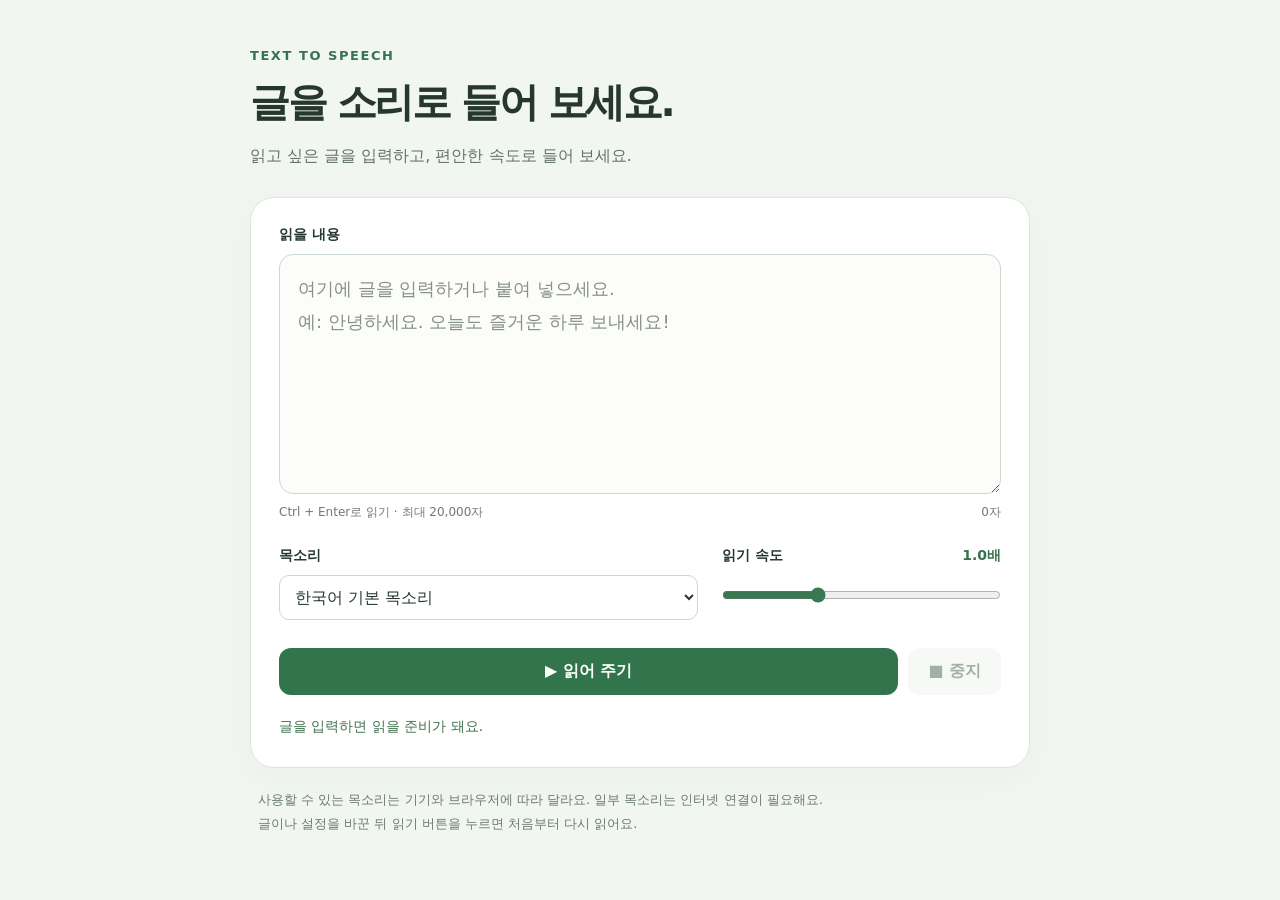
<file: Text_Reader.html>
<!doctype html>
<html lang="ko">
<head>
  <meta charset="utf-8">
  <meta name="viewport" content="width=device-width, initial-scale=1">
  <title>글 읽어 주기</title>
  <style>
    :root { color-scheme: light; font-family: "Malgun Gothic", system-ui, sans-serif; color: #26372f; background: #f2f6f1; }
    * { box-sizing: border-box; }
    body { margin: 0; padding: 48px 20px; }
    main { max-width: 780px; margin: auto; }
    .tag { color: #357450; font-size: 13px; font-weight: 700; letter-spacing: .12em; }
    h1 { margin: 12px 0; font-size: clamp(28px, 5vw, 40px); letter-spacing: -.06em; }
    .intro { color: #617168; line-height: 1.7; margin: 0 0 28px; }
    .card { background: white; border: 1px solid #dce5dc; border-radius: 24px; padding: 28px; box-shadow: 0 12px 40px #29483008; }
    label { display: block; font-size: 14px; font-weight: 700; margin-bottom: 10px; }
    textarea, select, button { font: inherit; }
    textarea { display: block; width: 100%; min-height: 240px; resize: vertical; padding: 18px; border: 1px solid #cbd8ce; border-radius: 14px; background: #fcfdfb; font-size: 18px; line-height: 1.8; color: inherit; }
    textarea::placeholder { color: #859187; }
    :focus-visible { outline: 3px solid #81bd94; outline-offset: 3px; }
    .meta { display: flex; justify-content: space-between; gap: 12px; color: #6d7c71; font-size: 12px; margin: 10px 0 26px; }
    .settings { display: grid; grid-template-columns: 1.5fr 1fr; gap: 24px; align-items: start; }
    select { width: 100%; padding: 11px; border: 1px solid #cbd8ce; border-radius: 10px; background: white; color: inherit; }
    input[type="range"] { width: 100%; margin: 12px 0; accent-color: #387951; }
    .rate-label { display: flex; justify-content: space-between; }
    output { color: #357450; font-variant-numeric: tabular-nums; }
    .actions { display: flex; gap: 10px; margin-top: 28px; }
    button { cursor: pointer; border: 0; border-radius: 12px; padding: 13px 20px; font-weight: 700; background: #edf2ec; color: #35513d; }
    button.primary { flex: 1; background: #32754c; color: white; }
    button:hover:enabled { filter: brightness(.94); }
    button:disabled { opacity: .45; cursor: not-allowed; }
    .status { margin: 20px 0 0; min-height: 24px; font-size: 14px; line-height: 1.7; color: #42714e; }
    .status.error { color: #b34032; }
    .note { margin: 20px 8px 0; font-size: 13px; line-height: 1.8; color: #6b7b70; }
    @media (max-width: 540px) { body { padding: 28px 16px; } .card { padding: 20px; } .settings { grid-template-columns: 1fr; gap: 18px; } .meta { flex-wrap: wrap; } textarea { min-height: 220px; } }
  </style>
</head>
<body>
  <main>
    <div class="tag">TEXT TO SPEECH</div>
    <h1>글을 소리로 들어 보세요.</h1>
    <p class="intro">읽고 싶은 글을 입력하고, 편안한 속도로 들어 보세요.</p>
    <section class="card" aria-label="글 읽어 주기">
      <label for="text">읽을 내용</label>
      <textarea id="text" maxlength="20000" placeholder="여기에 글을 입력하거나 붙여 넣으세요.&#10;예: 안녕하세요. 오늘도 즐거운 하루 보내세요!"></textarea>
      <div class="meta"><span>Ctrl + Enter로 읽기 · 최대 20,000자</span><span id="count">0자</span></div>
      <div class="settings">
        <div>
          <label for="voice">목소리</label>
          <select id="voice"><option value="">한국어 기본 목소리</option></select>
        </div>
        <div>
          <label class="rate-label" for="rate">읽기 속도 <output id="rate-value" for="rate">1.0배</output></label>
          <input id="rate" type="range" min="0.5" max="2" step="0.1" value="1" aria-valuetext="1.0배">
        </div>
      </div>
      <div class="actions">
        <button class="primary" id="read" type="button">▶ 읽어 주기</button>
        <button id="stop" type="button" disabled>■ 중지</button>
      </div>
      <p class="status" id="status" role="status" aria-live="polite">글을 입력하면 읽을 준비가 돼요.</p>
    </section>
    <p class="note">사용할 수 있는 목소리는 기기와 브라우저에 따라 달라요. 일부 목소리는 인터넷 연결이 필요해요.<br>글이나 설정을 바꾼 뒤 읽기 버튼을 누르면 처음부터 다시 읽어요.</p>
  </main>
  <script>
    'use strict';
    const textInput = document.getElementById('text');
    const voiceSelect = document.getElementById('voice');
    const rateInput = document.getElementById('rate');
    const readButton = document.getElementById('read');
    const stopButton = document.getElementById('stop');
    const status = document.getElementById('status');
    const supported = 'speechSynthesis' in window && 'SpeechSynthesisUtterance' in window;
    const synth = supported ? window.speechSynthesis : null;
    let voices = [];
    let voiceChosen = false;
    let runId = 0;
    let currentUtterance = null;

    function setStatus(message, error = false) {
      status.textContent = message;
      status.classList.toggle('error', error);
    }

    function voiceKey(voice) {
      return JSON.stringify([voice.voiceURI, voice.name, voice.lang]);
    }

    function loadVoices() {
      const previous = voiceSelect.value;
      voices = synth.getVoices().slice().sort((a, b) =>
        Number(/^ko\b/i.test(b.lang)) - Number(/^ko\b/i.test(a.lang)) || a.name.localeCompare(b.name)
      );
      voiceSelect.replaceChildren(new Option('한국어 기본 목소리', ''));
      for (const voice of voices) {
        voiceSelect.add(new Option(`${voice.name} · ${voice.lang}`, voiceKey(voice)));
      }
      if (previous && voices.some(voice => voiceKey(voice) === previous)) {
        voiceSelect.value = previous;
      } else if (!voiceChosen) {
        const korean = voices.find(voice => /^ko\b/i.test(voice.lang));
        voiceSelect.value = korean ? voiceKey(korean) : '';
      }
    }

    // Keep utterances short, preferring sentence and word boundaries.
    function splitText(text) {
      const characters = Array.from(text);
      const chunks = [];
      let start = 0;
      while (start < characters.length) {
        let end = Math.min(start + 180, characters.length);
        if (end < characters.length) {
          const windowText = characters.slice(start, end).join('');
          const boundaries = [...windowText.matchAll(/[.!?。！？\n]|\s/gu)];
          const boundary = boundaries.at(-1);
          if (boundary) {
            const length = Array.from(windowText.slice(0, boundary.index + boundary[0].length)).length;
            if (length >= 60) end = start + length;
          }
        }
        const chunk = characters.slice(start, end).join('').trim();
        if (chunk) chunks.push(chunk);
        start = end;
      }
      return chunks;
    }

    function cancelReading() {
      runId += 1;
      if (synth) synth.cancel();
      currentUtterance = null;
      stopButton.disabled = true;
      readButton.textContent = '▶ 읽어 주기';
    }

    function readText() {
      if (!supported) return;
      const text = textInput.value.trim();
      cancelReading();
      if (!text) {
        setStatus('읽을 글을 먼저 입력해 주세요.', true);
        textInput.focus();
        return;
      }
      const thisRun = runId;
      const chunks = splitText(text);
      const voice = voices.find(item => voiceKey(item) === voiceSelect.value);
      const rate = Number(rateInput.value);
      stopButton.disabled = false;
      readButton.textContent = '↻ 처음부터 읽기';
      setStatus('목소리를 준비하고 있어요…');

      function speakChunk(index) {
        if (thisRun !== runId) return;
        if (index >= chunks.length) {
          cancelReading();
          setStatus('모두 읽었어요. 다시 들으려면 읽기 버튼을 눌러 주세요.');
          return;
        }
        const utterance = new SpeechSynthesisUtterance(chunks[index]);
        currentUtterance = utterance;
        utterance.lang = voice ? voice.lang : 'ko-KR';
        if (voice) utterance.voice = voice;
        utterance.rate = rate;
        utterance.onstart = () => {
          if (thisRun === runId) setStatus(`읽고 있어요… (${index + 1} / ${chunks.length})`);
        };
        utterance.onend = () => speakChunk(index + 1);
        utterance.onerror = event => {
          if (thisRun !== runId) return;
          const messages = {
            'language-unavailable': '한국어 음성을 사용할 수 없어요. 다른 목소리를 선택하거나 기기에 한국어 음성을 설치해 주세요.',
            'voice-unavailable': '선택한 목소리를 사용할 수 없어요. 다른 목소리를 선택해 주세요.',
            'network': '음성을 불러오지 못했어요. 인터넷 연결을 확인하거나 다른 목소리를 선택해 주세요.',
            'not-allowed': '음성 재생이 허용되지 않았어요. 브라우저의 소리 설정을 확인하고 읽기 버튼을 다시 눌러 주세요.'
          };
          cancelReading();
          setStatus(messages[event.error] || '읽기를 완료하지 못했어요. 다른 목소리를 선택하거나 브라우저를 새로 열어 주세요.', true);
        };
        try {
          synth.speak(utterance);
        } catch (error) {
          cancelReading();
          setStatus('음성을 재생하지 못했어요. 브라우저를 새로 열고 다시 시도해 주세요.', true);
        }
      }
      speakChunk(0);
    }

    textInput.addEventListener('input', () => {
      document.getElementById('count').textContent = `${textInput.value.length.toLocaleString('ko-KR')}자`;
    });
    textInput.addEventListener('keydown', event => {
      if ((event.ctrlKey || event.metaKey) && event.key === 'Enter' && !event.isComposing) {
        event.preventDefault();
        readText();
      }
    });
    rateInput.addEventListener('input', () => {
      const label = `${Number(rateInput.value).toFixed(1)}배`;
      document.getElementById('rate-value').textContent = label;
      rateInput.setAttribute('aria-valuetext', label);
    });
    voiceSelect.addEventListener('change', () => { voiceChosen = true; });
    readButton.addEventListener('click', readText);
    stopButton.addEventListener('click', () => {
      cancelReading();
      setStatus('읽기를 멈췄어요.');
    });
    window.addEventListener('pagehide', cancelReading);
    if (supported) {
      loadVoices();
      synth.addEventListener('voiceschanged', loadVoices);
    } else {
      readButton.disabled = true;
      voiceSelect.disabled = true;
      rateInput.disabled = true;
      setStatus('이 브라우저는 글 읽기를 지원하지 않아요. Chrome 또는 Edge에서 열어 주세요.', true);
    }
  </script>
</body>
</html>
</file>
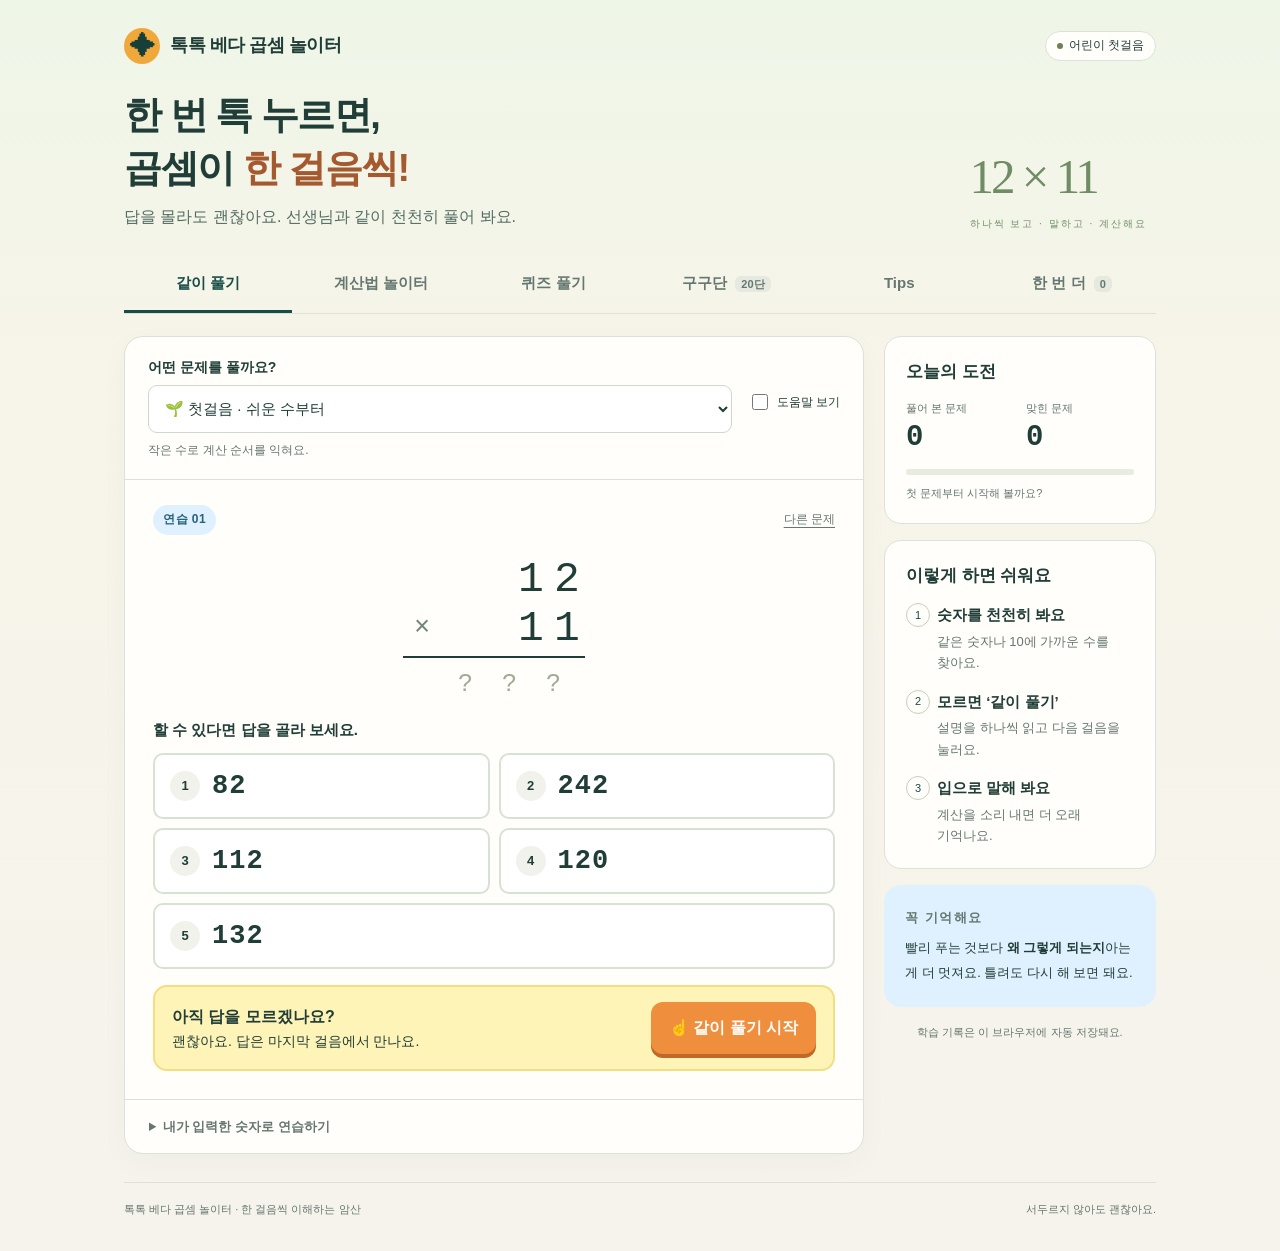
<file: VedaMath_2x2.html>
<!DOCTYPE html>
<html lang="ko">
<head>
<meta charset="UTF-8">
<meta name="viewport" content="width=device-width,initial-scale=1">
<meta name="theme-color" content="#174d47">
<title>톡톡 베다 곱셈 놀이터 · 어린이 단계별 학습</title>
<style>
:root{--bg:#f5f3ec;--paper:#fffefa;--ink:#203d37;--muted:#657770;--line:#dce2d9;--green:#174d47;--lime:#e8f0cf;--orange:#b2542e;--orangebg:#fff0e6;--red:#ad4242;--redbg:#fff0ed;--shadow:0 9px 30px #24473808}
*{box-sizing:border-box}body{margin:0;background:var(--bg);color:var(--ink);font-family:"Pretendard","Noto Sans KR",-apple-system,BlinkMacSystemFont,"Segoe UI",sans-serif;font-size:15px;line-height:1.65;word-break:keep-all}button,input,select{font:inherit}button,select,summary{cursor:pointer}button{touch-action:manipulation}button:focus-visible,input:focus-visible,select:focus-visible,summary:focus-visible,a:focus-visible{outline:3px solid #b56c2e;outline-offset:3px}button:disabled{cursor:default}button{color:inherit}a{color:var(--green)}[hidden]{display:none!important}h1,h2,h3,p{margin:0}svg{max-width:100%}.wrap{max-width:1112px;margin:auto;padding:28px 24px 32px}.masthead{display:flex;align-items:center;justify-content:space-between;gap:16px;margin-bottom:25px}.brand{display:flex;gap:10px;align-items:center;font-weight:800;letter-spacing:-.5px}.brand-icon{background:var(--green);color:#fff;border-radius:11px;width:36px;height:36px;display:grid;place-items:center;font-size:25px;line-height:1}.micro{font-size:11px;letter-spacing:1.9px;font-weight:750;color:var(--muted)}.tag{display:inline-flex;align-items:center;gap:6px;border:1px solid var(--line);border-radius:30px;padding:4px 11px;font-size:12px;background:var(--paper);white-space:nowrap}.tag:before{content:"";width:6px;height:6px;border-radius:50%;background:#6a8350}.intro{display:flex;justify-content:space-between;align-items:flex-end;gap:24px;margin-bottom:28px}.intro h1{font-size:34px;line-height:1.4;letter-spacing:-1.5px;font-weight:800}.intro h1 em{font-style:normal;color:#a5592f}.intro p{color:var(--muted);margin-top:9px}.intro-mark{font-size:49px;letter-spacing:-3px;line-height:1.2;font-family:Georgia,serif;color:#819479;white-space:nowrap;padding-right:9px}.intro-mark small{display:block;font:10px sans-serif;letter-spacing:2px;text-align:right;margin-top:10px}.tabs{display:flex;gap:5px;border-bottom:1px solid var(--line);margin-bottom:22px}.tab{border:0;background:transparent;padding:12px 18px 14px;font-weight:700;color:var(--muted);border-bottom:3px solid transparent}.tab[aria-selected="true"]{color:var(--green);border-bottom-color:var(--green)}.tab .count{font-size:11px;background:#e6e9df;padding:2px 6px;border-radius:6px;margin-left:4px}.layout{display:grid;grid-template-columns:minmax(0,1fr) 272px;gap:20px;align-items:start}.panel{background:var(--paper);border:1px solid var(--line);border-radius:19px;box-shadow:var(--shadow);overflow:hidden}.toolbar{display:flex;align-items:flex-end;gap:16px;padding:19px 23px;border-bottom:1px solid var(--line)}.field{flex:1;min-width:0}.field label{display:block;font-weight:700;font-size:12px;margin-bottom:6px;color:var(--muted)}select{width:100%;padding:10px 34px 10px 12px;border:1px solid #ced8cc;border-radius:9px;background:var(--paper);color:var(--ink);max-width:100%;font-size:14px}.hint-toggle{display:flex;align-items:center;gap:6px;font-size:12px;white-space:nowrap;padding-bottom:11px}.hint-toggle input{accent-color:var(--green);width:16px;height:16px}.question{padding:22px 25px 24px}.q-top{display:flex;justify-content:space-between;gap:8px;align-items:center}.q-index{font-size:12px;font-weight:750;letter-spacing:1px;color:var(--muted)}.small-button{border:0;background:transparent;text-decoration:underline;text-underline-offset:4px;font-size:12px;color:var(--muted);padding:6px 0}.vertical-wrap{padding:19px 0 18px;display:flex;justify-content:center}.vertical{display:grid;grid-template-columns:38px repeat(4,36px);font-family:ui-monospace,SFMono-Regular,Consolas,monospace;grid-template-rows:49px 49px 2px 43px;align-items:center;text-align:center;font-size:43px;line-height:1;max-width:100%}.vertical .op{grid-column:1;grid-row:2;font-size:27px;color:#738478}.vertical .a10{grid-column:4;grid-row:1}.vertical .a1{grid-column:5;grid-row:1}.vertical .b10{grid-column:4;grid-row:2}.vertical .b1{grid-column:5;grid-row:2}.vertical .bar{grid-column:1/6;grid-row:3;background:var(--ink);height:2px;margin-top:6px}.vertical .unknown{grid-column:2/6;grid-row:4;letter-spacing:7px;font-size:25px;color:#a1aa98;padding-top:16px}.vertical .answer{grid-column:2/6;grid-row:4;text-align:right;font-size:31px;letter-spacing:3px;padding-top:13px;color:var(--green)}.hint{font-size:13px;background:var(--lime);border-radius:10px;padding:11px 14px;margin:0 0 17px;line-height:1.65}.hint strong{color:var(--green)}.choose-label{font-size:13px;color:var(--muted);margin:2px 0 10px}.choices{display:grid;grid-template-columns:repeat(2,minmax(0,1fr));gap:9px}.choice{position:relative;display:flex;align-items:center;gap:12px;padding:12px 15px;border:1px solid #d5ddd2;border-radius:10px;background:#fff;min-height:56px;text-align:left;transition:border-color .15s,background .15s}.choice:last-child{grid-column:1/3}.choice:not(:disabled):hover{border-color:var(--green);background:#f0f5e8}.choice-key{width:23px;height:23px;border-radius:50%;display:grid;place-items:center;background:#f0f2eb;font-size:11px;font-weight:700;flex-shrink:0}.choice-value{font:600 24px ui-monospace,SFMono-Regular,Consolas,monospace;letter-spacing:1px}.choice-state{margin-left:auto;font-size:11px;font-weight:700}.choice.correct{border:2px solid var(--green);padding:11px 14px;background:#edf4e2;color:var(--green)}.choice.correct .choice-key{background:var(--green);color:white}.choice.wrong{border:2px solid var(--red);padding:11px 14px;background:var(--redbg);color:var(--red)}.choice.wrong .choice-key{background:var(--red);color:white}.choice.dim{opacity:.65}.feedback{margin-top:15px;padding:15px 17px;border-radius:11px;border:1px solid #c4d6b8;background:#eef4e4;font-size:13px}.feedback strong{display:block;font-size:17px;margin-bottom:4px}.feedback.missed{background:var(--orangebg);border-color:#ebceb9}.explanation{padding:23px 25px 25px;border-top:1px solid var(--line);background:#fcfdf8;scroll-margin-top:16px}.eyebrow{font-size:11px;font-weight:800;letter-spacing:1.5px;color:var(--muted);margin-bottom:6px}.lesson-heading{display:flex;align-items:flex-start;justify-content:space-between;gap:10px}.lesson-heading h2{font-size:19px;letter-spacing:-.6px;line-height:1.5}.method-note{color:var(--muted);font-size:12px;margin-top:5px}.step-progress{display:flex;gap:6px;margin:20px 0 15px}.step-dot{height:6px;border-radius:8px;border:0;flex:1;background:#e0e6db;padding:0}.step-dot.done{background:#91aa70}.step-dot.active{background:var(--green)}.step-card{border:1px solid #dce4d3;background:white;padding:19px;border-radius:13px;margin-bottom:12px}.step-title{display:flex;align-items:center;gap:10px;font-weight:750;font-size:15px;margin-bottom:12px}.step-number{width:26px;height:26px;display:grid;place-items:center;flex-shrink:0;background:var(--green);color:white;border-radius:8px;font-size:12px}.step-card p{font-size:14px;color:#435c51;line-height:1.85}.equation{font-family:ui-monospace,SFMono-Regular,Consolas,monospace;font-size:21px;font-weight:650;line-height:1.8;letter-spacing:-.5px;background:#f3f6ed;border-radius:8px;padding:11px 14px;margin-top:13px;overflow-wrap:anywhere;word-break:normal}.equation small{font-family:inherit;font-size:14px;font-weight:500}.nav-steps{display:flex;gap:9px;align-items:center}.button{padding:10px 17px;border:1px solid #cbd7c6;background:white;border-radius:9px;font-size:14px;font-weight:700;min-height:44px}.button.primary{background:var(--green);border-color:var(--green);color:white}.button:disabled{opacity:.45}.nav-steps .primary{margin-left:auto}.all-steps{margin-top:13px;display:flex;justify-content:space-between;font-size:12px}.text-button{border:0;background:transparent;color:var(--green);font-size:12px;text-decoration:underline;text-underline-offset:3px;padding:5px 0}.why{border-top:1px solid var(--line);margin-top:20px;padding-top:16px}.why summary{font-weight:750;font-size:13px}.why p{color:var(--muted);font-size:13px;margin-top:10px}.why .equation{font-size:16px}.caution{border-left:3px solid #cb874b;background:#faf1e6;margin-top:15px;padding:11px 13px;font-size:13px}.alternative{margin-top:14px}.alternative summary{font-size:13px;font-weight:700}.alt-body{padding-top:12px}.custom{border-top:1px solid var(--line);padding:16px 24px;color:var(--muted);font-size:13px}.custom summary{font-weight:650}.custom-row{display:flex;align-items:center;gap:9px;margin-top:13px;flex-wrap:wrap}.custom input{width:72px;border:1px solid #cbd7c6;background:white;padding:9px;border-radius:8px;text-align:center;color:var(--ink)}.custom .error{color:var(--red);font-size:12px;margin-top:8px}.side{display:grid;gap:16px}.side-card{border:1px solid var(--line);border-radius:17px;background:var(--paper);padding:21px}.side-card h2{font-size:15px;margin-bottom:13px}.stats{display:grid;grid-template-columns:1fr 1fr;gap:12px;margin-bottom:15px}.stat span{display:block;font-size:11px;color:var(--muted)}.stat b{display:block;font:600 29px ui-monospace,Consolas,monospace;letter-spacing:-1px;padding-top:4px}.stat b small{font-size:13px}.accuracy{height:6px;background:#e7ecdf;border-radius:10px;overflow:hidden}.accuracy span{display:block;height:100%;width:0;background:#63845b;transition:width .2s}.stat-caption{font-size:11px;color:var(--muted);margin-top:9px}.small-steps{list-style:none;counter-reset:flow;padding:0;margin:0;display:grid;gap:16px}.small-steps li{counter-increment:flow;position:relative;padding-left:31px;font-size:12px;color:var(--muted)}.small-steps li:before{content:counter(flow);position:absolute;left:0;top:0;display:grid;place-items:center;border:1px solid #c6d0bb;border-radius:50%;width:22px;height:22px;font-size:11px;color:var(--green)}.small-steps strong{display:block;font-size:13px;color:var(--ink);margin-bottom:3px}.tip-card{background:#e9eddc;border:0}.tip-card p{font-size:13px;line-height:1.9}.side-foot{font-size:11px;color:var(--muted);text-align:center;padding:0 10px}.section-head{margin:4px 0 21px}.section-head h2{font-size:24px;letter-spacing:-.8px}.section-head p{font-size:14px;color:var(--muted);margin-top:6px}.rule-grid{display:grid;grid-template-columns:repeat(2,minmax(0,1fr));gap:16px}.rule-card{padding:23px;display:flex;flex-direction:column}.rule-top{display:flex;gap:12px;align-items:flex-start}.rule-code{font:500 18px Georgia,serif;color:#8b794e;background:#f3eedf;padding:5px 9px;border-radius:7px}.rule-top h3{font-size:17px;line-height:1.5}.rule-card .condition{font-size:13px;color:var(--muted);margin-top:9px;min-height:43px}.rule-example{font:600 26px ui-monospace,Consolas,monospace;color:var(--green);margin:15px 0 9px;letter-spacing:-1px}.rule-card .recipe{font-size:13px;line-height:1.85;margin-bottom:12px}.rule-card .rule-warning{font-size:12px;color:#92532f;margin-bottom:14px}.rule-card .button{margin-top:auto;align-self:flex-start}.source-box{font-size:12px;color:var(--muted);margin:23px 0 5px;border-top:1px solid var(--line);padding-top:17px}.source-box p{margin:8px 0}.source-box a{margin-right:13px}.empty{padding:54px 24px;text-align:center}.empty-mark{font-size:34px;margin-bottom:10px}.empty h3{font-size:20px;margin-bottom:8px}.empty p{font-size:14px;color:var(--muted)}.review-list{display:grid;gap:12px}.review-item{padding:18px 21px;display:flex;align-items:center;justify-content:space-between;gap:15px}.review-item h3{font:600 25px ui-monospace,Consolas,monospace;margin-bottom:4px}.review-item p{font-size:12px;color:var(--muted)}.review-actions{display:flex;gap:12px;align-items:center}.review-head{display:flex;justify-content:space-between;align-items:center;gap:10px}.footer{display:flex;justify-content:space-between;gap:20px;border-top:1px solid var(--line);font-size:11px;color:var(--muted);padding-top:17px;margin-top:28px}.blocks{display:flex;align-items:center;justify-content:center;gap:8px;margin:17px 0 3px;flex-wrap:wrap}.block{text-align:center;background:#edf3e4;border:1px solid #dce7d0;border-radius:9px;min-width:90px;padding:10px 12px}.block.orange{background:var(--orangebg);border-color:#f0dbc7}.block b{display:block;font:650 29px ui-monospace,Consolas,monospace}.block span{display:block;font-size:10px;color:var(--muted);margin-top:4px}.join{font-size:22px;color:#7a8d76}.visual-note{font-size:11px!important;text-align:center;margin-top:8px;color:var(--muted)!important}.cross-visual{display:flex;align-items:center;gap:15px;justify-content:center;margin-top:13px;flex-wrap:wrap}.cross-visual svg{width:170px;height:177px;flex-shrink:0}.carry-box{font-size:12px;color:var(--muted);max-width:190px;padding:11px 13px;background:#f5f3eb;border-radius:9px}.partial-answer{display:flex;justify-content:center;gap:6px;margin-top:8px}.digit-box{width:36px;min-height:43px;display:grid;place-items:center;border-radius:7px;border:1px solid #ccd8c2;background:#f0f5e8;font:600 25px ui-monospace,monospace}.digit-box.blank{color:#aab29f;background:#f9faf5}.base-table{margin:15px auto 0;border-collapse:collapse;min-width:210px;text-align:center;font-family:ui-monospace,Consolas,monospace}.base-table th{font:500 11px sans-serif;color:var(--muted);padding:4px 12px}.base-table td{padding:5px 13px;font-size:24px}.base-table td:last-child{color:var(--orange);border-left:1px solid var(--line)}.base-table tr:last-child{border-bottom:2px solid var(--ink)}.mono{font-family:ui-monospace,Consolas,monospace}.announcement{position:absolute;width:1px;height:1px;padding:0;margin:-1px;overflow:hidden;clip:rect(0,0,0,0);white-space:nowrap;border:0}
@media(max-width:850px){.layout{grid-template-columns:minmax(0,1fr) 235px}.toolbar{padding:16px 18px;gap:9px}.question,.explanation{padding:20px}.intro h1{font-size:29px}.intro-mark{font-size:39px}.side-card{padding:17px}}
@media(max-width:680px){.wrap{padding:17px 14px 24px}.masthead{margin-bottom:20px}.intro{margin-bottom:18px}.intro h1{font-size:27px;line-height:1.4;letter-spacing:-1.1px}.intro p{font-size:12px;margin-top:7px}.intro-mark{display:none}.brand{font-size:14px}.brand-icon{width:32px;height:32px;font-size:23px}.tag{font-size:10px;padding:3px 8px}.tabs{margin-bottom:16px;gap:0}.tab{padding:9px 14px 12px;font-size:14px}.layout{display:flex;flex-direction:column;gap:15px}.main-panel{width:100%}.side{width:100%;grid-template-columns:1fr 1fr;gap:12px}.side-card{padding:16px}.side-card.howto{display:none}.side-foot{grid-column:1/3}.toolbar{padding:14px;gap:8px}.hint-toggle{font-size:11px;gap:3px}.hint-toggle input{width:15px;height:15px}.field label{font-size:11px}select{font-size:12px;padding-left:9px}.question{padding:16px}.q-index{font-size:11px}.vertical-wrap{padding:8px 0 13px}.vertical{grid-template-rows:43px 43px 2px 40px;font-size:39px;grid-template-columns:32px repeat(4,31px)}.vertical .unknown{font-size:23px}.vertical .answer{font-size:28px}.hint{font-size:12px;margin-bottom:13px;padding:9px 11px}.choose-label{font-size:12px}.choices{gap:8px}.choice{padding:11px 12px;min-height:53px;gap:9px}.choice.correct,.choice.wrong{padding:10px 11px}.choice-value{font-size:23px}.choice-state{font-size:10px}.explanation{padding:18px 16px}.lesson-heading h2{font-size:17px}.step-card{padding:15px}.step-card p{font-size:13px}.step-title{font-size:14px}.equation{font-size:19px;padding:10px}.custom{padding:14px 16px}.rule-grid{grid-template-columns:1fr}.rule-card{padding:20px}.rule-card .condition{min-height:0}.section-head h2{font-size:22px}.section-head p{font-size:13px}.stat b{font-size:26px}.stats{gap:6px}.side-card h2{font-size:14px}.tip-card p{font-size:12px}.footer{font-size:10px;gap:12px}.review-item{padding:16px;gap:9px}.review-item h3{font-size:22px}.review-actions{gap:10px}.review-actions .button{font-size:12px;padding:8px 11px}.cross-visual{gap:5px}.carry-box{max-width:145px;font-size:11px}.cross-visual svg{width:145px}.block{min-width:76px;padding:8px 10px}.block b{font-size:25px}.block span{font-size:9px}}
@media(prefers-reduced-motion:reduce){*{scroll-behavior:auto!important;transition:none!important}}
@media print{body{background:white}.wrap{max-width:100%;padding:0}.masthead,.intro,.tabs,.toolbar,.side,.custom,.choices,.nav-steps,.all-steps,.footer,.q-top button,.source-box,.review-actions{display:none!important}.layout{display:block}.panel{border:0;box-shadow:none}.step-card{break-inside:avoid}.question{padding:10px}.explanation{padding:15px}.vertical-wrap{padding:0}.rule-grid{display:block}.rule-card{break-inside:avoid}.button{display:none}}

/* 초등 저학년용: 큰 글씨, 넓은 터치 영역, 한 번에 한 가지에 집중하는 흐름 */
:root{--kid-yellow:#fff4b8;--kid-blue:#dff1ff;--kid-pink:#ffe7e2;--kid-green:#dff1cf;--kid-deep:#123f3a}
body{font-size:16px;background:linear-gradient(180deg,#eef6e8 0,#f7f4e9 360px,var(--bg) 100%)}
.wrap{max-width:1080px}.brand{font-size:18px}.brand-icon{border-radius:50%;background:#f1a83b;color:#173f39;font-weight:900}.intro h1{font-size:38px}.intro p{font-size:16px;color:#536b61}.intro-mark{color:#6f8c65}.tab{min-height:52px;font-size:15px}.toolbar{align-items:center}.field label{font-size:14px;color:var(--ink)}select{min-height:48px;font-size:15px;background-color:#fff}.question{padding:24px 28px 28px}.q-index{padding:5px 10px;border-radius:999px;background:var(--kid-blue);color:#27617a;letter-spacing:.5px}.choose-label{font-size:15px;color:var(--ink);font-weight:700}.choice{min-height:66px;border-width:2px;border-color:#d7e2d4}.choice-key{width:30px;height:30px;font-size:13px}.choice-value{font-size:27px}.hint{font-size:15px;border:2px solid #d2e3b5;background:#f2f8df}.helper-row{display:flex;align-items:center;justify-content:space-between;gap:16px;margin-top:16px;padding:15px 17px;border-radius:14px;background:var(--kid-yellow);border:2px solid #f1df82}.helper-row p{font-size:14px;line-height:1.6}.helper-row strong{display:block;font-size:16px}.help-button{border:0;border-radius:12px;background:#ef8e3d;color:#fff;font-weight:800;min-height:52px;padding:10px 18px;white-space:nowrap;box-shadow:0 4px 0 #bf6829}.help-button:active{transform:translateY(2px);box-shadow:0 2px 0 #bf6829}.explanation{padding:26px 28px 29px;background:#fffdf5}.lesson-heading h2{font-size:23px}.method-note{font-size:14px;color:#51685f;margin-top:8px}.step-progress{gap:9px;margin:21px 0 17px}.step-dot{height:12px;border-radius:12px}.step-dot:disabled{cursor:default;opacity:.58}.step-dot.done{opacity:1}.step-card{border:2px solid #cfe0c6;border-radius:18px;padding:22px;background:#fff;box-shadow:0 5px 0 #e8eee2;animation:step-in .22s ease-out}.step-kicker{font-size:11px!important;letter-spacing:1.5px;color:#7c8d84!important;font-weight:800;margin-bottom:8px!important}.step-title{font-size:19px;margin-bottom:14px}.step-number{width:34px;height:34px;border-radius:50%;font-size:15px;background:#ef8e3d}.step-card p{font-size:16px;line-height:1.9;color:#324f45}.equation{font-size:24px;line-height:1.7;background:#edf7e4;border:2px solid #d8e9c9;text-align:center;margin-top:16px}.look-tip{display:flex;gap:10px;align-items:flex-start;margin-top:16px;padding:12px 14px;border-radius:12px;background:var(--kid-blue);color:#315f72;font-size:13px;line-height:1.65}.look-tip b{white-space:nowrap;color:#20536b}.nav-steps{margin-top:17px}.nav-steps .button{min-height:54px}.nav-steps .primary{font-size:16px;padding-inline:22px;box-shadow:0 4px 0 #0c332f}.nav-steps .primary:active:not(:disabled){transform:translateY(2px);box-shadow:0 2px 0 #0c332f}.celebration{display:none;margin-top:15px;padding:15px 16px;border-radius:14px;background:var(--kid-yellow);font-weight:800;text-align:center}.celebration.show{display:block}.why summary,.alternative summary{min-height:44px;display:flex;align-items:center;font-size:14px}.caution{border-left-width:5px;border-radius:0 10px 10px 0}.side-card h2{font-size:17px}.small-steps li{font-size:13px}.small-steps strong{font-size:15px}.tip-card{background:var(--kid-blue)}.beginner-note{margin-top:8px;font-size:12px;color:var(--muted)}
@keyframes step-in{from{opacity:.2;transform:translateY(7px)}to{opacity:1;transform:none}}
@media(max-width:680px){body{font-size:15px}.intro h1{font-size:30px}.intro p{font-size:14px}.tab{font-size:13px;padding-inline:11px}.question{padding:17px}.choices{grid-template-columns:1fr}.choice:last-child{grid-column:auto}.choice{min-height:60px}.helper-row{align-items:stretch;flex-direction:column}.help-button{width:100%}.explanation{padding:21px 17px 23px}.lesson-heading h2{font-size:20px}.step-card{padding:18px 16px}.step-card p{font-size:15px}.equation{font-size:22px}.nav-steps{display:grid;grid-template-columns:auto 1fr}.nav-steps .primary{width:100%}.all-steps{gap:12px}.side{grid-template-columns:1fr}.side-foot{grid-column:auto}}
@media print{.helper-row,.celebration,.look-tip{display:none!important}}

/* 움직이는 세로 계산판 */
.step-card{overflow:hidden;background:linear-gradient(145deg,#fff 0,#fffdf4 100%)}
.vertical-stage{position:relative;margin:0 -4px 20px;padding:17px 14px 15px;border-radius:20px;background:radial-gradient(circle at 15% 10%,#335b80 0,#18334f 38%,#10263d 100%);box-shadow:0 10px 24px #10263d28,inset 0 0 0 2px #ffffff18;color:#fff;overflow:hidden}
.vertical-stage:before,.vertical-stage:after{content:"";position:absolute;border-radius:50%;background:#fff;opacity:.22;animation:twinkle 1.8s ease-in-out infinite}
.vertical-stage:before{width:8px;height:8px;top:17px;left:19px}.vertical-stage:after{width:5px;height:5px;right:23px;top:49px;animation-delay:.55s}
.board-caption{display:flex;align-items:center;justify-content:space-between;gap:10px;margin-bottom:9px;font-size:12px;color:#cce7ff;font-weight:750}.board-caption span:last-child{color:#ffe98c}
.calc-board{position:relative;width:max-content;min-width:282px;margin:auto;padding:5px 18px 12px;font-family:ui-monospace,SFMono-Regular,Consolas,monospace}
.calc-grid{display:grid;grid-template-columns:32px repeat(4,48px);align-items:center;text-align:center}
.place-row{font:700 10px/1 sans-serif;color:#82a6c6;margin-bottom:5px}.place-row span:first-child{grid-column:1}.place-row .place-h{grid-column:3}.place-row .place-t{grid-column:4}.place-row .place-o{grid-column:5}
.carry-lane{height:42px;position:relative}.carry-label{grid-column:1;font:800 10px/1 sans-serif;color:#ffc868;align-self:center}.carry-chip{width:31px;height:31px;display:grid;place-items:center;justify-self:center;border-radius:50%;background:#ffca4b;color:#402d00;font:900 18px/1 sans-serif;box-shadow:0 0 0 4px #ffca4b33,0 0 17px #ffd86a;z-index:3}.carry-chip.fly-up{animation:carry-rise .72s cubic-bezier(.2,.85,.28,1.35) both}.carry-chip.old{opacity:.45;transform:scale(.82)}.carry-one{grid-column:4}.carry-two{grid-column:3}.number-row{min-height:52px;font-size:42px;line-height:1;font-weight:850}.number-row .operator{grid-column:1;color:#ff9d73;font-size:31px}.calc-digit{display:grid;place-items:center;width:42px;height:47px;justify-self:center;border-radius:10px;color:#f7fbff;text-shadow:0 2px 8px #0006;transition:.2s}.digit-thousands{grid-column:2}.digit-hundreds{grid-column:3}.digit-tens{grid-column:4}.digit-ones{grid-column:5}.calc-digit.active{background:#ffffff17;box-shadow:inset 0 0 0 2px #7ee7ff,0 0 18px #36c9ff99;animation:digit-glow .9s ease-in-out infinite alternate}.calc-digit.cross-a{box-shadow:inset 0 0 0 2px #ff9d73,0 0 16px #ff7d50aa}.calc-digit.cross-b{box-shadow:inset 0 0 0 2px #8bf0b1,0 0 16px #53db89aa}.calc-line{height:4px;margin:7px 0 8px 32px;border-radius:5px;background:linear-gradient(90deg,#ff8d68,#ffd568,#7ae3ff,#8eefb3);box-shadow:0 0 14px #80eaff77;animation:line-flash .65s ease-out both}.answer-row{min-height:55px;font-size:41px;font-weight:900}.answer-row .answer-mark{grid-column:1;color:#75dff3;font-size:23px}.answer-digit{display:grid;place-items:center;width:42px;height:48px;justify-self:center;border-radius:10px;color:#fff}.answer-digit.blank{color:#7794ab;border:2px dashed #57738b;font-size:21px}.answer-digit.drop{background:#30c48d;box-shadow:0 0 0 3px #30c48d33,0 0 20px #2ff2a4aa;animation:digit-drop .58s cubic-bezier(.2,.85,.25,1.35) both}.answer-digit.drop:nth-of-type(2){animation-delay:.08s}.answer-digit.drop:nth-of-type(3){animation-delay:.16s}.answer-digit.drop:nth-of-type(4){animation-delay:.24s}.board-action{position:relative;margin:12px auto 0;max-width:390px;min-height:58px;display:flex;align-items:center;justify-content:center;gap:9px;padding:11px 14px;border-radius:14px;background:#fff;color:#16384d;text-align:center;font-size:14px;font-weight:800;box-shadow:0 5px 0 #8ebbd0}.board-action .action-pop{font-size:24px;animation:pop-bounce .65s ease-out both}.board-action strong{color:#d9562a}.confetti{pointer-events:none;position:absolute;inset:0}.confetti i{position:absolute;top:-12px;width:8px;height:17px;border-radius:4px;animation:confetti-fall 1.15s ease-out both}.confetti i:nth-child(1){left:8%;background:#ffcc45}.confetti i:nth-child(2){left:24%;background:#ff6e78;animation-delay:.12s}.confetti i:nth-child(3){left:43%;background:#6ee7a8;animation-delay:.04s}.confetti i:nth-child(4){left:63%;background:#70d6ff;animation-delay:.18s}.confetti i:nth-child(5){left:80%;background:#c58cff;animation-delay:.09s}.confetti i:nth-child(6){left:93%;background:#ff9b54;animation-delay:.22s}.spoken-equation{margin-top:14px;padding:10px 13px;border-radius:11px;background:#f3f7ee;color:#476057;font-size:14px;text-align:center}.spoken-equation b{display:block;color:#26483d;font-size:11px;letter-spacing:1px;margin-bottom:4px}.spoken-equation .equation{border:0;background:transparent;margin:0;padding:0;font-size:18px;color:#26483d}.step-card>.step-kicker,.step-card>.step-title,.step-card>.step-copy,.step-card>.look-tip{max-width:650px;margin-left:auto;margin-right:auto}.step-card>.step-copy{text-align:center}.nav-steps .primary{background:linear-gradient(135deg,#12a874,#08765d);border:0;box-shadow:0 5px 0 #075342,0 9px 21px #0e8d6840}.nav-steps .primary:not(:disabled){animation:button-pulse 1.65s ease-in-out infinite}
@keyframes carry-rise{0%{opacity:0;transform:translateY(112px) scale(.4) rotate(-18deg)}65%{opacity:1;transform:translateY(-7px) scale(1.13) rotate(7deg)}100%{opacity:1;transform:none}}
@keyframes digit-drop{0%{opacity:0;transform:translateY(-58px) scale(.45) rotate(8deg)}70%{opacity:1;transform:translateY(7px) scale(1.1) rotate(-3deg)}100%{opacity:1;transform:none}}
@keyframes digit-glow{from{filter:brightness(.92);transform:scale(.98)}to{filter:brightness(1.25);transform:scale(1.04)}}
@keyframes line-flash{0%{transform:scaleX(0);transform-origin:left;filter:brightness(2)}100%{transform:scaleX(1);filter:brightness(1)}}
@keyframes pop-bounce{0%{transform:scale(.2) rotate(-20deg)}70%{transform:scale(1.25) rotate(8deg)}100%{transform:none}}
@keyframes twinkle{50%{opacity:.8;transform:scale(1.7)}}
@keyframes button-pulse{50%{filter:brightness(1.12);box-shadow:0 5px 0 #075342,0 9px 28px #20bb8660}}
@keyframes confetti-fall{0%{opacity:0;transform:translateY(-10px) rotate(0)}20%{opacity:1}100%{opacity:0;transform:translateY(285px) rotate(390deg)}}
@media(max-width:680px){.vertical-stage{padding-inline:7px;margin-inline:-5px}.calc-board{min-width:270px;padding-inline:11px}.calc-grid{grid-template-columns:29px repeat(4,45px)}.number-row{font-size:39px}.calc-digit,.answer-digit{width:39px}.board-action{font-size:13px}.spoken-equation .equation{font-size:16px}}
@media(prefers-reduced-motion:reduce){.carry-chip.fly-up,.answer-digit.drop,.calc-digit.active,.calc-line,.board-action .action-pop,.confetti i,.nav-steps .primary,.vertical-stage:before,.vertical-stage:after{animation:none!important}}
@media print{.vertical-stage{background:#fff;color:#111;box-shadow:none;border:2px solid #111}.board-caption,.place-row,.carry-label{color:#333}.calc-digit,.answer-digit{color:#111;text-shadow:none}.confetti{display:none}.spoken-equation{border:1px solid #bbb}}

/* 다른 풀이와 넓이 풀이 */
.explore-actions{display:grid;grid-template-columns:1fr 1fr;gap:9px;margin-top:15px}.explore-button{min-height:46px;border:2px solid #8cc9e5;border-radius:13px;background:#eaf7ff;color:#174f68;font-weight:800}.explore-button.area{border-color:#e8bb69;background:#fff5d5;color:#765118}.explore-button:disabled{opacity:.45}.learning-modal{position:fixed;inset:0;z-index:1000;padding:18px;background:#10263dd9;backdrop-filter:blur(8px);display:grid;place-items:center}.modal-shell{width:min(720px,100%);height:min(760px,calc(100dvh - 36px));display:flex;flex-direction:column;min-height:0;padding:22px;border-radius:24px;background:#fffdf5;box-shadow:0 28px 80px #07131f88;overflow:hidden}.modal-head{display:flex;align-items:flex-start;justify-content:space-between;gap:15px;flex:0 0 auto}.modal-head h2{font-size:23px}.modal-close{width:44px;height:44px;border:0;border-radius:50%;background:#173f39;color:white;font-size:28px;line-height:1}.method-chips{display:flex;gap:7px;overflow-x:auto;padding:12px 1px 7px;scrollbar-width:thin;flex:0 0 auto}.method-chip{border:1px solid #c8d8ce;border-radius:999px;background:#fff;padding:8px 12px;font-size:12px;font-weight:750;white-space:nowrap}.method-chip.active{background:#174d47;color:#fff;border-color:#174d47}.modal-progress{display:flex;gap:6px;margin:9px 0;flex:0 0 auto}.modal-progress span{height:7px;border-radius:10px;background:#dce4d8;flex:1}.modal-progress span.done{background:#ef9a45}.modal-progress span.active{background:#174d47}.modal-content{flex:1;min-height:0;display:grid;place-items:stretch;overflow:hidden}.modal-step{height:100%;min-height:0;border:2px solid #dce7d5;border-radius:18px;background:white;padding:18px;display:flex;flex-direction:column;justify-content:center;text-align:center;overflow:hidden}.modal-step h3{font-size:20px;margin-bottom:11px}.modal-step p{font-size:15px;line-height:1.75;color:#40594f}.modal-step .equation{margin:13px auto 0;width:min(440px,100%)}.modal-nav{display:grid;grid-template-columns:auto 1fr;gap:9px;padding-top:12px;flex:0 0 auto}.modal-nav .primary{margin:0}.area-step{justify-content:flex-start}.area-model{width:min(480px,100%);height:min(300px,42vh);margin:10px auto;display:grid;gap:5px;padding:27px 5px 5px 34px;position:relative}.area-cell{border-radius:13px;display:grid;place-items:center;padding:5px;font-weight:850;color:#28483d;box-shadow:inset 0 0 0 2px #ffffff99;transition:.25s}.area-cell.c1{background:#a9dfc2}.area-cell.c2{background:#a9d8f2}.area-cell.c3{background:#ffe08c}.area-cell.c4{background:#ffb4aa}.area-cell.wait{filter:grayscale(.85);opacity:.28}.area-cell.reveal{animation:area-pop .6s cubic-bezier(.2,.85,.25,1.3) both}.area-cell b{display:block;font-size:18px}.area-cell small{font-size:11px}.area-top,.area-left{position:absolute;font-size:11px;font-weight:800;color:#5e7068}.area-top{top:3px}.area-left{left:2px;writing-mode:vertical-rl;transform:rotate(180deg)}.area-sum{padding:9px 12px;border-radius:11px;background:#fff3c8;font-weight:850;color:#6f4a08;animation:area-pop .55s ease-out both}.modal-empty{display:grid;place-items:center;text-align:center;color:var(--muted)}
@keyframes area-pop{0%{opacity:.15;transform:scale(.72)}70%{transform:scale(1.06)}100%{opacity:1;transform:none}}

.carry-chip.fly-down{background:#ff8c72;color:#4b170d;box-shadow:0 0 0 4px #ff8c7233,0 0 17px #ff9b84;animation:carry-drop .72s cubic-bezier(.2,.85,.28,1.35) both}
@keyframes carry-drop{0%{opacity:0;transform:translateY(-75px) scale(.4) rotate(18deg)}65%{opacity:1;transform:translateY(7px) scale(1.13) rotate(-7deg)}100%{opacity:1;transform:none}}
@media(prefers-reduced-motion:reduce){.carry-chip.fly-down{animation:none!important}}
/* 화면 높이를 고정하지 않고, 내용 길이에 따라 자연스럽게 스크롤해요. */
body{-webkit-text-size-adjust:100%;text-size-adjust:100%}
body.modal-open{overflow:hidden}
main,.layout>*,.lesson-heading h2,.modal-head>div{min-width:0}
.brand-icon,.lesson-heading>.tag,.modal-close{flex-shrink:0}
.calc-board{--operator-width:32px;width:100%;max-width:282px;min-width:0}
.calc-grid{grid-template-columns:var(--operator-width) repeat(4,minmax(0,1fr))}
.calc-digit,.answer-digit{max-width:100%}
.calc-line{margin-left:var(--operator-width)}
.board-action>span:last-child{min-width:0;overflow-wrap:anywhere}
.modal-shell{height:min(760px,calc(100vh - 36px));height:min(760px,calc(100dvh - 36px));min-width:0}
.modal-content{display:block;overflow-y:auto;overscroll-behavior:contain;-webkit-overflow-scrolling:touch}
.modal-step{height:auto;min-height:100%;overflow:visible;justify-content:flex-start}
.modal-step>*{flex-shrink:0}
.modal-step h3 .step-number{display:inline-grid;vertical-align:middle}
.area-model{flex-shrink:0;min-height:220px}

@media screen and (max-width:680px){
  .wrap{padding:17px max(14px,env(safe-area-inset-right)) max(24px,env(safe-area-inset-bottom)) max(14px,env(safe-area-inset-left))}
  .masthead{flex-wrap:wrap;gap:8px}
  .brand{font-size:15px;min-width:0}
  .intro h1{font-size:28px}
  .intro p{font-size:14px;overflow-wrap:anywhere}
  .tabs .tab{flex:1;min-width:0;padding-inline:7px;font-size:13px}
  .layout{display:flex;flex-direction:column}
  .toolbar{flex-wrap:wrap;gap:8px 12px}
  .field{flex:1 1 210px}
  .field label{font-size:13px}
  select,.custom input{font-size:16px}
  .hint-toggle{padding-bottom:0;min-height:36px;font-size:13px}
  .hint-toggle input{width:18px;height:18px}
  .beginner-note{font-size:12px}
  .q-index{font-size:12px}
  .small-button{min-height:44px;padding:8px 0;font-size:13px}
  .hint{font-size:14px;line-height:1.75}
  .choose-label{font-size:14px}
  .choices{grid-template-columns:repeat(2,minmax(0,1fr));gap:8px}
  .choice,.choice.correct,.choice.wrong{display:grid;grid-template-columns:24px minmax(0,1fr);gap:3px 8px;min-width:0;min-height:60px;padding:10px}
  .choice:last-child{grid-column:1 / -1}
  .choice-key{width:24px;height:24px;font-size:12px}
  .choice-value{font-size:24px}
  .choice-state{grid-column:2;margin:0;font-size:11px;line-height:1.3}
  .choice-state:empty{display:none}
  .feedback{font-size:14px;line-height:1.75;scroll-margin-top:16px}
  .feedback strong{font-size:17px}
  .helper-row{padding:14px;gap:12px}
  .helper-row p{font-size:14px}
  .help-button{font-size:16px;white-space:normal}
  .explanation{padding:21px 16px 23px}
  .lesson-heading{align-items:flex-start}
  .lesson-heading h2{font-size:20px;overflow-wrap:anywhere}
  .method-note{font-size:14px;line-height:1.75}
  .step-progress{scroll-margin-top:16px}
  .step-card{padding:16px 12px}
  .step-title{font-size:17px;line-height:1.6}
  .step-card p{font-size:15px;line-height:1.85}
  .vertical-stage{margin:0 0 18px;padding:14px 8px 16px;border-radius:16px}
  .board-caption{align-items:flex-start;font-size:12px;line-height:1.5}
  .board-caption span:last-child{flex-shrink:0;white-space:nowrap}
  .calc-board{--operator-width:24px;padding:5px 0 10px}
  .number-row{font-size:36px}
  .answer-row{font-size:35px}
  .calc-digit,.answer-digit{width:36px}
  .board-action{margin-top:10px;padding:12px 9px;font-size:14px;line-height:1.7;gap:6px}
  .board-action .action-pop{font-size:22px;flex-shrink:0}
  .spoken-equation{padding:12px 10px}
  .spoken-equation .equation{font-size:18px;line-height:1.75}
  .look-tip{flex-direction:column;gap:4px;font-size:13px}
  .explore-actions{grid-template-columns:repeat(2,minmax(0,1fr))}
  .explore-button{min-height:48px;padding:8px;font-size:14px}
  .nav-steps{grid-template-columns:auto minmax(0,1fr);align-items:stretch}
  .nav-steps .button{min-width:0;min-height:54px;padding:10px 12px;font-size:14px;line-height:1.6}
  .nav-steps .primary{font-size:15px}
  .all-steps{flex-wrap:wrap;gap:4px 12px}
  .all-steps .text-button{min-height:44px;font-size:13px}
  .custom-row{gap:8px}
  .custom input{min-height:44px}
  .footer{flex-wrap:wrap;gap:8px}
  .learning-modal{padding:10px max(10px,env(safe-area-inset-right)) max(10px,env(safe-area-inset-bottom)) max(10px,env(safe-area-inset-left))}
  .modal-shell{height:100%;max-height:760px;padding:14px;border-radius:18px}
  .modal-head{gap:10px}
  .modal-head h2{font-size:19px;line-height:1.5;overflow-wrap:anywhere}
  .modal-close{width:44px;height:44px;font-size:26px}
  .method-chip{min-height:44px;font-size:13px}
  .modal-step{padding:16px 12px;border-radius:14px}
  .modal-step h3{font-size:18px;line-height:1.5}
  .modal-step p{font-size:15px;line-height:1.8}
  .modal-step .equation{font-size:18px;padding:10px;line-height:1.65}
  .modal-nav{grid-template-columns:auto minmax(0,1fr);gap:8px}
  .modal-nav .button{min-width:0;min-height:48px;padding:10px;font-size:14px}
  .area-model{height:240px;margin:12px auto;padding:27px 4px 4px 28px;gap:4px}
  .area-cell{min-width:0;border-radius:9px;padding:4px}
  .area-cell b{font-size:16px}
  .area-cell small{font-size:11px}
  .area-sum{font-size:14px}
}

@media screen and (max-width:350px){
  .masthead .tag{font-size:9px}
  .brand{font-size:14px}
  .tabs .tab{font-size:12px;padding-inline:5px}
  .lesson-heading{flex-wrap:wrap}
  .choice-value{font-size:22px}
  .modal-shell{padding:10px}
  .modal-step{padding:14px 8px}
  .area-cell b{font-size:14px}
}

@media screen and (max-height:500px){
  .learning-modal{padding:8px}
  .modal-shell{height:100%;max-height:100%;padding:12px}
  .modal-head h2{font-size:18px}
  .method-chips{padding-block:5px}
  .modal-nav{padding-top:8px}
}
/* 요청한 계산법에서만 사용하는 누적 계산판: 기존 화면 스타일은 그대로 유지해요. */
.cumulative-diagram{display:block;width:100%;max-width:360px;height:auto;margin:4px auto 0}
.cumulative-diagram text{font-family:ui-monospace,SFMono-Regular,Consolas,monospace;font-variant-numeric:tabular-nums}
.cumulative-stage .board-caption span:last-child{flex-shrink:0}
@media print{.cumulative-stage{background:#18334f!important;print-color-adjust:exact;-webkit-print-color-adjust:exact}}
/* PPT처럼 넘기는 단계 탐색 */
.step-progress{align-items:center;gap:7px}.step-dot,.step-dot.done,.step-dot.active{position:relative;height:38px;min-width:32px;padding:0;border:0;background:transparent!important;opacity:1;cursor:pointer;touch-action:manipulation}.step-dot::before{content:"";position:absolute;left:0;right:0;top:50%;height:10px;border-radius:999px;background:#dfe5dc;transform:translateY(-50%);transition:transform .18s,background .18s,box-shadow .18s}.step-dot::after{content:attr(data-step-number);position:absolute;inset:0;display:grid;place-items:center;font-size:9px;font-weight:900;color:#61736a;opacity:.78}.step-dot.done::before{background:#91aa70}.step-dot.active::before{background:var(--green);transform:translateY(-50%) scaleY(1.22);box-shadow:0 0 0 3px #174d4724}.step-dot.done::after,.step-dot.active::after{color:white;opacity:1}.step-dot:hover::before{transform:translateY(-50%) scaleY(1.25)}.step-dot:focus-visible{outline:3px solid #ef9a45;outline-offset:1px;border-radius:10px}
.vertical-stage{touch-action:pan-y;user-select:none;-webkit-user-select:none;cursor:grab;will-change:transform,opacity;padding-bottom:34px}.vertical-stage.is-dragging{cursor:grabbing;transition:none!important}.vertical-stage.swiping-left{box-shadow:0 10px 30px #10263d35,inset -7px 0 0 #7ce9c3}.vertical-stage.swiping-right{box-shadow:0 10px 30px #10263d35,inset 7px 0 0 #ffd36b}.vertical-stage:focus-visible{outline:4px solid #ef9a45;outline-offset:3px}.swipe-cue{position:absolute;left:12px;right:12px;bottom:7px;display:flex;align-items:center;justify-content:space-between;gap:8px;color:#c9e8f7;font:700 10px/1.4 sans-serif;pointer-events:none;opacity:.78}.swipe-cue b{font-weight:800;color:#fff}.swiping-left .swipe-cue span:last-child,.swiping-right .swipe-cue span:first-child{color:#ffe56f;transform:scale(1.12)}
.step-card.slide-from-right{animation:slide-from-right .3s cubic-bezier(.2,.8,.3,1)}.step-card.slide-from-left{animation:slide-from-left .3s cubic-bezier(.2,.8,.3,1)}.vertical-stage.edge-bump{animation:edge-bump .28s ease-out}
@keyframes slide-from-right{from{opacity:.25;transform:translateX(52px)}to{opacity:1;transform:none}}@keyframes slide-from-left{from{opacity:.25;transform:translateX(-52px)}to{opacity:1;transform:none}}@keyframes edge-bump{40%{transform:translateX(10px)}70%{transform:translateX(-5px)}100%{transform:none}}
@media(max-width:680px){.step-progress{gap:4px;margin-block:6px}.step-dot,.step-dot.done,.step-dot.active{height:32px;min-width:28px}.step-dot::before{height:8px}.step-dot::after{font-size:8px}.vertical-stage{padding-bottom:30px}.swipe-cue{font-size:9px;bottom:6px}}
@media(prefers-reduced-motion:reduce){.step-card.slide-from-right,.step-card.slide-from-left,.vertical-stage.edge-bump{animation:none!important}}
/* 60초 퀴즈: 기존 문제·보기 모양을 유지하면서 한 화면에서 빠르게 풀어요. */
.tabs{display:grid;grid-template-columns:repeat(4,minmax(0,1fr))}.tab{min-width:0;white-space:nowrap}.tab-short{display:none}.tab .speed-count{background:#fff0b8;color:#7b5500}
.speed-shell{max-width:820px;margin:0 auto}.speed-ready{padding:38px;text-align:center;background:linear-gradient(145deg,#fffefa 0%,#f2f8df 100%)}.speed-ready-mark{width:88px;height:88px;margin:0 auto 19px;display:grid;place-items:center;border-radius:50%;background:#174d47;color:#fff;font:800 28px/1 ui-monospace,Consolas,monospace;box-shadow:0 0 0 9px #dff1cf,0 9px 25px #174d4729}.speed-ready h2{font-size:30px;letter-spacing:-1px}.speed-ready>p{max-width:570px;margin:10px auto 0;color:var(--muted);font-size:16px}.speed-rules{display:grid;grid-template-columns:repeat(3,minmax(0,1fr));gap:10px;margin:25px 0}.speed-rule{padding:15px 10px;border:2px solid #dce7d3;border-radius:14px;background:#fff;font-size:14px}.speed-rule b{display:block;color:var(--green);font-size:19px;margin-bottom:3px}.speed-method-list{margin:0 0 23px;padding:13px 16px;border-radius:13px;background:#fff4b8;color:#5d5128;font-size:13px;line-height:1.75}.speed-ready-actions{display:flex;justify-content:center;gap:10px;flex-wrap:wrap}.speed-start{min-width:210px;min-height:58px;font-size:18px!important;box-shadow:0 5px 0 #0c332f}.speed-start:active{transform:translateY(2px);box-shadow:0 3px 0 #0c332f}
.speed-hud{padding:17px 20px 13px;margin-bottom:14px;border:1px solid var(--line);border-radius:18px;background:var(--paper);box-shadow:var(--shadow)}.speed-hud-top{display:grid;grid-template-columns:1fr auto 1fr;align-items:center;gap:12px}.speed-hud-item{font-size:13px;color:var(--muted)}.speed-hud-item b{display:block;margin-top:1px;color:var(--ink);font:750 24px/1.25 ui-monospace,Consolas,monospace}.speed-hud-item.right{text-align:right}.speed-clock{min-width:105px;padding:10px 16px;border-radius:16px;background:#174d47;color:#fff;text-align:center;box-shadow:0 5px 0 #0c332f}.speed-clock span{display:block;font-size:11px;font-weight:800;letter-spacing:1px;color:#cce8dd}.speed-clock strong{display:block;font:800 32px/1.1 ui-monospace,Consolas,monospace;font-variant-numeric:tabular-nums}.speed-clock.urgent{background:#b2542e;box-shadow:0 5px 0 #7c351b;animation:speed-pulse .7s ease-in-out infinite alternate}.speed-track{height:10px;margin-top:14px;overflow:hidden;border-radius:999px;background:#e5e9df}.speed-track span{display:block;height:100%;width:100%;border-radius:inherit;background:linear-gradient(90deg,#ef8e3d,#f5cd58,#4b8b69);transition:width .1s linear}.speed-question .question{padding-top:19px}.speed-question-title{margin:13px 0 0;text-align:center;font-size:20px;line-height:1.45}.speed-question .vertical-wrap{padding-block:12px}.speed-question .hint{margin-bottom:14px}.speed-choice-flash{pointer-events:none}.speed-choice-flash.correct{animation:speed-correct .17s ease-out}.speed-choice-flash.wrong{animation:speed-wrong .17s ease-out}
.speed-result-head{padding:30px;text-align:center;background:linear-gradient(145deg,#fffefa,#edf7e4)}.speed-result-mark{font-size:42px;line-height:1}.speed-result-head h2{font-size:29px;margin-top:7px}.speed-result-score{margin:8px 0 18px;color:var(--muted);font-size:16px}.speed-result-score strong{color:var(--green);font-size:25px}.speed-result-actions{display:flex;justify-content:center;gap:9px;flex-wrap:wrap}.speed-history-head{display:flex;align-items:end;justify-content:space-between;gap:15px;margin:27px 2px 13px}.speed-history-head h3{font-size:22px}.speed-history-head p{font-size:13px;color:var(--muted)}.speed-history{display:grid;gap:11px}.speed-history-item{overflow:hidden}.speed-history-item summary{list-style:none;display:grid;grid-template-columns:auto minmax(0,1fr) auto auto;align-items:center;gap:12px;min-height:72px;padding:14px 18px}.speed-history-item summary::-webkit-details-marker{display:none}.speed-history-item summary:after{content:"풀이 보기 +";font-size:12px;font-weight:750;color:var(--green)}.speed-history-item[open] summary:after{content:"풀이 닫기 −"}.speed-history-number{width:36px;height:36px;display:grid;place-items:center;border-radius:50%;background:#edf1e6;font:800 13px ui-monospace,monospace}.speed-history-problem b{display:block;font:700 22px ui-monospace,Consolas,monospace}.speed-history-problem span{display:block;font-size:12px;color:var(--muted)}.speed-history-status{font-weight:800}.speed-history-status.ok{color:var(--green)}.speed-history-status.no{color:var(--red)}.speed-history-body{padding:0 20px 22px;border-top:1px solid var(--line);background:#fcfdf8}.speed-answer-note{padding:15px 0;font-size:14px;line-height:1.7}.speed-answer-note strong{font-size:17px}.speed-answer-note .wrong-reason{display:block;margin-top:5px;color:#895031}.speed-solution-title{padding:12px 0 8px;font-size:16px;border-top:1px dashed #d6ded1}.speed-step-list{margin:0;padding:0;list-style:none;display:grid;gap:9px}.speed-step-list li{padding:14px;border:1px solid #dce4d3;border-radius:13px;background:#fff}.speed-step-list h4{display:flex;align-items:center;gap:9px;margin:0 0 7px;font-size:15px}.speed-mini-number{width:25px;height:25px;display:grid;place-items:center;border-radius:50%;background:#ef8e3d;color:#fff;font-size:12px;flex-shrink:0}.speed-step-list p{font-size:14px;line-height:1.75;color:#435c51}.speed-step-list .equation{font-size:18px;margin-top:9px;padding:9px 11px;text-align:left}.speed-empty{padding:35px 20px;text-align:center;color:var(--muted)}
@keyframes speed-pulse{to{transform:scale(1.035)}}@keyframes speed-correct{50%{transform:scale(1.025);box-shadow:0 0 0 5px #4b8b6930}}@keyframes speed-wrong{35%{transform:translateX(-5px)}70%{transform:translateX(5px)}}
@media screen and (max-width:680px){.tabs .tab{padding-inline:4px;font-size:12px}.tab-long{display:none}.tab-short{display:inline}.tab .count{margin-left:1px;padding-inline:4px}.speed-ready{padding:27px 16px}.speed-ready-mark{width:76px;height:76px;font-size:24px}.speed-ready h2{font-size:25px}.speed-ready>p{font-size:14px}.speed-rules{gap:7px;margin:20px 0}.speed-rule{padding:12px 5px;font-size:11px}.speed-rule b{font-size:16px}.speed-method-list{font-size:12px;padding:11px}.speed-hud{padding:13px 12px 11px}.speed-hud-top{gap:6px}.speed-hud-item{font-size:11px}.speed-hud-item b{font-size:20px}.speed-clock{min-width:91px;padding:9px}.speed-clock strong{font-size:28px}.speed-question .question{padding:15px 13px 17px}.speed-question-title{font-size:18px;margin-top:10px}.speed-result-head{padding:25px 15px}.speed-result-head h2{font-size:25px}.speed-history-head{align-items:flex-start;flex-direction:column;gap:3px}.speed-history-item summary{grid-template-columns:auto minmax(0,1fr) auto;gap:10px;padding:13px}.speed-history-item summary:after{grid-column:2/4;grid-row:2}.speed-history-status{grid-column:3;grid-row:1;font-size:13px}.speed-history-body{padding:0 13px 16px}.speed-step-list li{padding:12px 10px}.speed-step-list p{font-size:13px}.speed-step-list .equation{font-size:16px}}
@media screen and (max-width:380px){.tabs .tab{font-size:11px;letter-spacing:-.4px}.tab .count{font-size:9px}.speed-rules{grid-template-columns:1fr}.speed-rule{display:flex;align-items:center;justify-content:center;gap:7px}.speed-rule b{margin:0}.speed-hud-item b{font-size:18px}.speed-clock{min-width:84px}.speed-clock strong{font-size:25px}}
@media(prefers-reduced-motion:reduce){.speed-clock.urgent,.speed-choice-flash.correct,.speed-choice-flash.wrong{animation:none!important}}
/* 추가 계산법과 넓이 실험실 */
.tabs{grid-template-columns:repeat(5,minmax(0,1fr))}.tab .speed-count{display:none}
.quiz-mode{display:flex;justify-content:center;gap:10px;margin:22px auto 12px;flex-wrap:wrap}.quiz-mode label{padding:10px 16px;border:2px solid var(--line);border-radius:12px;background:white;font-weight:750;cursor:pointer}.quiz-mode label:has(input:checked){border-color:var(--green);background:var(--lime)}.quiz-mode input{accent-color:var(--green)}
.speed-game-actions{display:flex;gap:12px;justify-content:space-between;flex-wrap:wrap;margin-top:18px}.speed-game-actions p{width:100%;font-size:12px;color:var(--muted)}.speed-result-time{display:block;margin-top:10px}.custom-row select{width:auto}.custom input{width:90px}.vertical .number-full{grid-column:2/6;text-align:right;font-size:36px;letter-spacing:2px}.vertical .full-a{grid-row:1}.vertical .full-b{grid-row:2}.vertical.expression{display:flex;align-items:center;justify-content:center;flex-direction:column;gap:14px;font-size:36px;min-height:150px}.vertical.expression .expression-answer{font-size:28px;color:var(--green)}
.calculation-trail{list-style:none;padding:0;margin:20px 0 12px;display:grid;gap:0}.calculation-trail li{position:relative;text-align:center;padding:12px;border:1px solid #739cb1;border-radius:12px;background:#21465a;color:#f6fbff;font:700 clamp(16px,3.5vw,25px)/1.7 ui-monospace,Consolas,monospace;overflow-wrap:anywhere}.calculation-trail li+li{margin-top:33px}.calculation-trail li+li:before{content:'↓';position:absolute;left:calc(50% - 16px);top:-34px;width:32px;color:#ffdc79;font-size:28px}.calculation-trail li.current{border:2px solid #91efb8;background:#215446}.calculation-trail small{display:block;font:500 12px/1.6 sans-serif;color:#cbe1eb}.formula-stage{padding:18px 20px 38px}.square-visual{margin:16px 0;padding:10px;border:1px solid var(--line);border-radius:14px;background:#fff;color:var(--ink)}.square-visual svg{display:block;width:100%;max-height:400px}.square-legend{display:flex;flex-wrap:wrap;gap:8px;justify-content:center;font-size:12px}.square-legend span{padding:4px 9px;border-radius:7px}.square-legend .blue{background:#dcecff;color:#214d88}.square-legend .orange{background:#ffead1;color:#7e480d}.square-legend .red{background:#ffe0e3;color:#8b3340}.square-caption{text-align:center;font-size:12px!important;margin-top:8px}.example-actions{display:flex;gap:8px;flex-wrap:wrap;margin:8px 0 14px}.example-actions .button{font-size:12px;padding:7px 10px}
.table-lab{padding:24px}.table-controls{display:grid;grid-template-columns:1fr 1fr;gap:24px;padding-bottom:18px}.table-control label{display:flex;align-items:center;justify-content:space-between;font-weight:750;gap:10px}.table-control input[type=number]{width:76px;border:1px solid #bccfc0;border-radius:9px;padding:8px;text-align:center}.table-control input[type=range]{width:100%;accent-color:#287add;margin:15px 0 4px;min-height:28px}.range-ends{display:flex;justify-content:space-between;font-size:12px;color:var(--muted)}.table-presets{display:flex;gap:8px;flex-wrap:wrap;margin-bottom:18px}.table-presets button{font-size:13px;padding:7px 12px}.table-canvas{background:#11283a;border-radius:18px;padding:18px 10px 10px;color:#fff;text-align:center;overflow:hidden}.table-equation{font:750 clamp(24px,5vw,40px)/1.5 ui-monospace,Consolas,monospace;color:#fff}.table-canvas p{font-size:13px;color:#c1d8e6}.table-canvas svg{width:100%;height:min(68vh,700px);min-height:300px;display:block;touch-action:none;user-select:none}.table-handle{cursor:nwse-resize}.table-lab-note{font-size:13px;color:var(--muted);margin-top:12px}
@media(max-width:680px){.tabs .tab{padding-inline:2px;font-size:11px}.tab .count{font-size:9px}.table-lab{padding:14px}.table-controls{gap:14px}.table-control label{font-size:13px}.table-control input[type=number]{width:60px}.table-canvas{padding:12px 0 5px}.table-canvas svg{height:55vh;min-height:300px}.vertical.expression{font-size:29px}.formula-stage{padding:14px 10px 36px}.square-visual{padding:5px}.review-item{flex-wrap:wrap}.speed-ready-mark{margin-bottom:15px}}
.table-canvas svg{height:auto;min-height:0;max-height:700px;aspect-ratio:660/600}.square-visual{margin-inline:0}
.lesson-topline{display:flex;align-items:center;justify-content:space-between;gap:12px;margin-bottom:6px}.lesson-topline .eyebrow{margin-bottom:0}.lesson-topline .small-button{flex-shrink:0;min-height:44px}
/* 자리값과 25·125단 학습 카드 */
.tabs{grid-template-columns:repeat(6,minmax(0,1fr))}
.tips-shell{display:grid;gap:22px}.tips-group-head{display:flex;align-items:end;justify-content:space-between;gap:15px;flex-wrap:wrap;margin-bottom:14px}.tips-group-head h3{font-size:20px;letter-spacing:-.5px}.tips-group-head p{color:var(--muted);font-size:13px;margin-top:4px}.tips-mode{display:flex;gap:5px;padding:5px;border:1px solid var(--line);border-radius:12px;background:#eaf0e5}.tips-mode button{min-height:42px;border:0;border-radius:9px;background:transparent;padding:7px 13px;font-size:13px;font-weight:750}.tips-mode button[aria-pressed="true"]{background:var(--green);color:#fff}.tips-grid{display:grid;grid-template-columns:repeat(2,minmax(0,1fr));gap:15px}.tips-card{padding:21px 22px}.tips-card h4{font-size:18px;margin-bottom:4px}.tips-card-note{font-size:12px;color:var(--muted);margin-bottom:12px}.tips-examples{list-style:none;margin:0;padding:0;display:grid;gap:8px}.tips-examples li{border:1px solid #dce8d3;border-radius:10px;background:#f4f8ee;padding:11px 12px;font-weight:750;line-height:1.6;font-variant-numeric:tabular-nums;overflow-wrap:anywhere}.tips-examples li span{display:block}.tips-examples.number-mode li{font-family:ui-monospace,Consolas,monospace;font-size:15px}.tips-table-grid{display:grid;grid-template-columns:repeat(2,minmax(0,1fr));gap:15px}.tips-table{padding:21px 22px}.tips-table h4{font-size:19px;margin-bottom:4px}.tips-table p{font-size:12px;color:var(--muted);margin-bottom:12px}.tips-table ol{list-style:none;margin:0;padding:0;display:grid;grid-template-columns:repeat(2,minmax(0,1fr));gap:7px}.tips-table li{padding:9px 10px;border-radius:9px;background:#f4f8ee;font:700 15px/1.5 ui-monospace,Consolas,monospace;white-space:nowrap}.tips-table li:nth-child(5n+1){background:#e5f0d9}
@media(max-width:680px){.tabs{display:flex;overflow-x:auto;overscroll-behavior-inline:contain;scrollbar-width:thin}.tabs .tab{flex:0 0 auto;min-width:76px;padding-inline:9px;font-size:12px}.tabs .tab:first-child{min-width:84px}.tips-grid,.tips-table-grid{grid-template-columns:1fr}.tips-card,.tips-table{padding:18px}.tips-table ol{gap:6px}.tips-table li{font-size:13px;padding:8px}.tips-group-head h3{font-size:18px}}
@media(max-width:380px){.tabs .tab{font-size:12px;letter-spacing:0}.tips-mode{width:100%}.tips-mode button{flex:1}}
@media print{.tips-card,.tips-table{break-inside:avoid}.tips-mode{display:none}}
</style>
</head>
<body>
<div class="wrap">
  <header class="masthead"><div class="brand"><span class="brand-icon" aria-hidden="true">✦</span>톡톡 베다 곱셈 놀이터</div><span class="tag">어린이 첫걸음</span></header>
  <div class="intro"><div><h1>한 번 톡 누르면,<br>곱셈이 <em>한 걸음씩!</em></h1><p>답을 몰라도 괜찮아요. 선생님과 같이 천천히 풀어 봐요.</p></div><div class="intro-mark" aria-hidden="true">12 × 11<small>하나씩 보고 · 말하고 · 계산해요</small></div></div>
  <nav class="tabs" role="tablist" aria-label="학습 메뉴"><button class="tab" id="tab-quiz" role="tab" aria-selected="true" aria-controls="page-quiz" data-tab="quiz">같이 풀기</button><button class="tab" id="tab-theory" role="tab" aria-selected="false" aria-controls="page-theory" tabindex="-1" data-tab="theory"><span class="tab-long">계산법 놀이터</span><span class="tab-short">계산법</span></button><button class="tab" id="tab-speed" role="tab" aria-selected="false" aria-controls="page-speed" tabindex="-1" data-tab="speed"><span class="tab-long">퀴즈 풀기</span><span class="tab-short">퀴즈</span> <span class="count speed-count">60초</span></button><button class="tab" id="tab-tables" role="tab" aria-selected="false" aria-controls="page-tables" tabindex="-1" data-tab="tables">구구단 <span class="count">20단</span></button><button class="tab" id="tab-tips" role="tab" aria-selected="false" aria-controls="page-tips" tabindex="-1" data-tab="tips">Tips</button><button class="tab" id="tab-review" role="tab" aria-selected="false" aria-controls="page-review" tabindex="-1" data-tab="review">한 번 더 <span class="count" id="review-count">0</span></button></nav>
  <main>
  <section id="page-quiz" role="tabpanel" aria-labelledby="tab-quiz">
    <div class="layout">
      <div class="panel main-panel">
          <div class="toolbar"><div class="field"><label for="method-select">어떤 문제를 풀까요?</label><select id="method-select"><option value="starter">🌱 첫걸음 · 쉬운 수부터</option><option value="mixed">🎨 여러 계산법 골고루</option></select><p class="beginner-note" id="level-note">작은 수로 계산 순서를 익혀요.</p></div><label class="hint-toggle"><input type="checkbox" id="hint-toggle">도움말 보기</label></div>
        <div class="question">
          <div class="q-top"><span class="q-index" id="q-index">연습 01</span><button id="skip" class="small-button">다른 문제</button></div>
          <div class="vertical-wrap"><div class="vertical" id="problem" role="img" aria-label="곱셈 문제"></div></div>
          <div class="hint" id="hint"></div>
          <p class="choose-label" id="choose-label">할 수 있다면 답을 골라 보세요.</p>
          <div class="choices" id="choices" role="group" aria-labelledby="choose-label"></div>
          <div class="feedback" id="feedback" role="status" hidden></div>
          <div class="helper-row" id="helper-row"><p><strong>아직 답을 모르겠나요?</strong>괜찮아요. 답은 마지막 걸음에서 만나요.</p><button class="help-button" id="help-solve" type="button">☝ 같이 풀기 시작</button></div>
        </div>
        <section class="explanation" id="explanation" aria-labelledby="lesson-title" hidden>
          <div class="lesson-topline"><p class="eyebrow">한 번 탭하면 한 걸음</p><button class="small-button" id="skip-lesson" type="button">다른 문제</button></div><div class="lesson-heading"><h2 id="lesson-title"></h2><span class="tag" id="step-counter">1 / 4</span></div>
          <p class="method-note" id="method-note"></p><div class="step-progress" id="step-progress" aria-label="풀이 단계"></div><div id="step-content"></div>
          <div class="celebration" id="celebration">참 잘했어요! 답까지 차근차근 도착했어요. 🎉</div>
          <div class="explore-actions"><button class="explore-button" id="open-other" type="button">↗ 다른 계산법</button><button class="explore-button area" id="open-area" type="button">▦ 넓이로 풀기</button></div>
          <div class="nav-steps"><button class="button" id="step-prev">← 앞 걸음</button><button class="button primary" id="step-next">톡! 다음 걸음 →</button></div>
          <div class="all-steps"><button class="text-button" id="show-all">풀이를 한눈에 보기</button><button class="text-button" id="next-question">새 문제 만나기 →</button></div>
          <details class="why" id="why-details"><summary>더 알고 싶어요 · 어른과 함께 보는 원리</summary><div id="why-content"></div></details>
          <div class="caution" id="caution"></div>
          <details class="alternative" id="alternative"><summary>같은 문제의 다른 풀이 모아 보기</summary><div class="alt-body" id="alternative-content"></div></details>
        </section>
        <details class="custom"><summary>내가 입력한 숫자로 연습하기</summary><form id="custom-form" novalidate><div class="custom-row"><select id="custom-operation" aria-label="계산 종류"><option value="multiply">곱셈 a × b</option><option value="difference">제곱의 차이 a² − b²</option></select><input id="custom-a" type="text" inputmode="decimal" maxlength="5" placeholder="22" aria-label="첫 번째 수"><span id="custom-symbol">×</span><input id="custom-b" type="text" inputmode="decimal" maxlength="5" placeholder="51" aria-label="두 번째 수"><button class="button" type="submit">문제 만들기</button></div><p style="margin-top:8px;font-size:12px">두 자리 곱셈 · ×5는 1~999 · 소수 .5와 짝수(2~98) · 제곱의 차이는 1~99에서 큰 수 먼저</p><p class="error" id="custom-error" role="alert"></p></form></details>
      </div>
      <aside class="side" aria-label="학습 현황과 도움말">
        <div class="side-card"><h2>오늘의 도전</h2><div class="stats"><div class="stat"><span>풀어 본 문제</span><b id="solved-stat">0</b></div><div class="stat"><span>맞힌 문제</span><b id="correct-stat">0</b></div></div><div class="accuracy"><span id="accuracy-bar"></span></div><p class="stat-caption" id="stats-caption">첫 문제부터 시작해 볼까요?</p></div>
        <div class="side-card howto"><h2>이렇게 하면 쉬워요</h2><ol class="small-steps"><li><strong>숫자를 천천히 봐요</strong>같은 숫자나 10에 가까운 수를 찾아요.</li><li><strong>모르면 ‘같이 풀기’</strong>설명을 하나씩 읽고 다음 걸음을 눌러요.</li><li><strong>입으로 말해 봐요</strong>계산을 소리 내면 더 오래 기억나요.</li></ol></div>
        <div class="side-card tip-card"><p class="eyebrow">꼭 기억해요</p><p>빨리 푸는 것보다 <strong>왜 그렇게 되는지</strong>아는 게 더 멋져요. 틀려도 다시 해 보면 돼요.</p></div>
        <p class="side-foot" id="save-note">학습 기록은 이 브라우저에 자동 저장돼요.</p>
      </aside>
    </div>
  </section>
  <section id="page-theory" role="tabpanel" aria-labelledby="tab-theory" hidden><div class="section-head"><h2>숫자 모양에 맞는 12가지 방법</h2><p>예시를 먼저 보고, 마음에 드는 계산법부터 천천히 연습해요.</p></div><div class="rule-grid" id="rule-grid"></div><details class="source-box"><summary>보호자·선생님께: 학습 범위와 참고 자료</summary><p>이 학습기는 베다 수학으로 알려진 암산법 가운데 곱셈과 제곱의 차이에 유용한 12가지 방법을 다룹니다. 모든 베다 수학 공식을 망라하지는 않습니다. 각 방법의 원리는 분배법칙과 십진법의 자릿값으로 설명합니다. 50·100 근처의 출제 범위는 계산 연습을 위한 범위이며, 해당 항등식 자체의 성립 범위가 아닙니다.</p><p>설명과 문제는 이 학습기에 맞추어 새로 작성했습니다. 원리 참고: Vedic Maths Academy, The Natural Calculator.</p><a href="https://vedicmaths.org/nc-tutorials/nc-chapter-3" target="_blank" rel="noopener noreferrer">특수한 곱셈</a><a href="https://vedicmaths.org/nc-tutorials/nc-chapter-4" target="_blank" rel="noopener noreferrer">앞·뒤 자리의 조건</a><a href="https://www.vedicmaths.org/nc-tutorials/nc-chapter-5" target="_blank" rel="noopener noreferrer">기준수 계산</a><a href="https://vedicmaths.org/nc-tutorials/nc-chapter-6-part-1" target="_blank" rel="noopener noreferrer">세로·교차 곱셈</a></details></section>
  <section id="page-speed" role="tabpanel" aria-labelledby="tab-speed" hidden>
    <div class="speed-shell">
      <section class="panel speed-ready" id="speed-ready" aria-labelledby="speed-ready-title">
        <div class="speed-ready-mark" id="speed-ready-mark" aria-hidden="true">60초</div><h2 id="speed-ready-title">1분 골고루 퀴즈</h2><p id="speed-ready-description">1분 동안 얼마나 풀 수 있을까요? 답을 고르거나 ‘모르겠어요’를 누르면 다음 문제로 넘어가요.</p>
        <fieldset class="quiz-mode" style="border:0;padding:0"><legend class="announcement">퀴즈 방식 선택</legend><label><input type="radio" name="speed-mode" value="minute" checked> 1분 퀴즈</label><label><input type="radio" name="speed-mode" value="ten"> 10문제 · 시간 측정</label></fieldset>
        <div class="speed-rules"><div class="speed-rule"><b>11가지</b>계산법을 골고루</div><div class="speed-rule"><b id="speed-mode-rule">60초</b><span id="speed-mode-detail">제한 시간에 도전</span></div><div class="speed-rule"><b>못 풀어도 저장</b>풀이와 다시 풀기</div></div>
        <p class="speed-method-list">×51 · ×5 · 두 배와 절반 · 제곱의 차이도 함께 만나요. 세로·교차 곱셈은 제외해요.<br>틀리거나 못 푼 문제는 ‘한 번 더’에 저장돼요. 종료할 때 풀던 문제도 포함해요.</p>
        <div class="speed-ready-actions"><button class="button primary speed-start" id="speed-start" type="button">1분 퀴즈 시작! →</button><button class="button" id="speed-last" type="button" hidden>지난 퀴즈 다시 보기</button></div>
      </section>
      <div id="speed-game" hidden>
        <section class="speed-hud" aria-label="퀴즈 현황"><div class="speed-hud-top"><div class="speed-hud-item">지금 문제<b id="speed-number">1번</b></div><div class="speed-clock" id="speed-clock"><span id="speed-time-label">남은 시간</span><strong id="speed-time">60.0</strong></div><div class="speed-hud-item right">맞힌 문제<b id="speed-score">0개</b></div></div><div class="speed-track" aria-hidden="true"><span id="speed-track-bar"></span></div></section>
        <section class="panel speed-question" aria-labelledby="speed-question-title"><div class="question"><div class="q-top"><span class="q-index" id="speed-method">계산법</span><span class="tag">세로·교차 제외</span></div><h2 class="speed-question-title" id="speed-question-title">답을 골라 보세요.</h2><div class="vertical-wrap"><div class="vertical" id="speed-problem" role="img" aria-label="곱셈 문제"></div></div><div class="hint" id="speed-hint"></div><p class="choose-label" id="speed-choose-label">답을 누르면 바로 다음 문제로 넘어가요.</p><div class="choices" id="speed-choices" role="group" aria-labelledby="speed-choose-label"></div><div class="speed-game-actions"><button class="button" id="speed-skip" type="button">모르겠어요 · 다음 문제 →</button><button class="small-button" id="speed-finish" type="button">여기까지 풀기 · 종료</button><p>못 푼 문제도 오답에 포함해요. 종료하거나 다른 탭으로 이동하면 현재 문제까지 저장하고 풀이를 볼 수 있어요.</p></div></div></section>
      </div>
      <section id="speed-results" hidden aria-labelledby="speed-results-title"><div class="panel speed-result-head"><div class="speed-result-mark" aria-hidden="true">🎉</div><h2 id="speed-results-title">60초 도전 끝!</h2><p class="speed-result-score" id="speed-result-score"></p><div class="speed-result-actions"><button class="button primary" id="speed-restart" type="button">한 번 더 도전하기</button><button class="button" id="speed-setup" type="button">퀴즈 방식 바꾸기</button><button class="button" id="speed-review-wrong" type="button">한 번 더 · 오답 풀기</button><button class="button" id="speed-review-first" type="button">1번 풀이부터 보기 ↓</button></div></div><div class="speed-history-head"><div><h3>만난 문제와 풀이</h3><p>문제를 누르면 정답 여부와 단계별 풀이가 열려요.</p></div><span class="tag" id="speed-history-count">0문제</span></div><div class="speed-history" id="speed-history"></div></section>
    </div>
  </section>
  <section id="page-tables" role="tabpanel" aria-labelledby="tab-tables" hidden>
    <div class="section-head"><h2>구구단, 넓이로 만나요</h2><p>가로와 세로를 바꾸면 곱셈도 함께 바뀌어요. 1단부터 20단까지 직접 움직여 보세요.</p></div>
    <div class="panel table-lab">
      <div class="table-controls">
        <div class="table-control"><label for="table-width">가로 · 몇 개씩? <input id="table-width-number" type="number" min="1" max="20" step="1" value="6" aria-label="가로 수 입력"></label><input id="table-width" type="range" min="1" max="20" step="1" value="6"><div class="range-ends"><span>1</span><span>20</span></div></div>
        <div class="table-control"><label for="table-height">세로 · 몇 줄? <input id="table-height-number" type="number" min="1" max="20" step="1" value="4" aria-label="세로 수 입력"></label><input id="table-height" type="range" min="1" max="20" step="1" value="4"><div class="range-ends"><span>1</span><span>20</span></div></div>
      </div>
      <div class="table-presets"><button class="button" data-table-preset="6,4">6 × 4</button><button class="button" data-table-preset="9,9">9 × 9</button><button class="button" data-table-preset="12,12">12 × 12</button><button class="button" data-table-preset="20,20">20 × 20</button><button class="button" id="table-swap">가로 ↔ 세로</button></div>
      <div class="table-canvas"><h3 class="table-equation" id="table-equation" aria-live="polite">6 × 4 = 24</h3><p id="table-description">6개씩 4줄 · 넓이는 24칸</p><svg id="table-svg" viewBox="0 0 660 600" role="img" aria-label="구구단 넓이 그림"></svg></div>
      <p class="table-lab-note">위의 막대나 숫자를 바꾸거나, 그림의 파란 점을 끌어 보세요. 작은 한 칸의 넓이는 1이에요.</p>
    </div>
  </section>
  <section id="page-tips" role="tabpanel" aria-labelledby="tab-tips" hidden>
    <div class="section-head"><h2>Tips · 자리값과 특별한 곱셈표</h2><p>곱한 결과가 어느 자리로 커지는지 살펴보고, 25단과 125단도 익혀 봐요.</p></div>
    <div class="tips-shell">
      <section aria-labelledby="tips-place-title">
        <div class="tips-group-head"><div><h3 id="tips-place-title">자리 단위 익히기</h3><p>표시 방법을 바꿔 가며 소리 내어 읽어 보세요.</p></div><div class="tips-mode" role="group" aria-label="자리 단위 표시 방법"><button type="button" data-tips-mode="both" aria-pressed="true">숫자+한글</button><button type="button" data-tips-mode="words" aria-pressed="false">한글만</button><button type="button" data-tips-mode="numbers" aria-pressed="false">숫자만</button></div></div>
        <div class="tips-grid">
          <article class="panel tips-card"><h4>십 단위</h4><p class="tips-card-note">십을 곱하면 자리가 하나 커져요.</p><ul class="tips-examples" id="tips-ten"></ul></article>
          <article class="panel tips-card"><h4>백 단위</h4><p class="tips-card-note">백을 곱하면 자리가 두 칸 커져요.</p><ul class="tips-examples" id="tips-hundred"></ul></article>
          <article class="panel tips-card"><h4>천 단위</h4><p class="tips-card-note">천을 곱한 결과를 확인해 봐요.</p><ul class="tips-examples" id="tips-thousand"></ul></article>
          <article class="panel tips-card"><h4>만 단위</h4><p class="tips-card-note">만·억·조·경의 관계를 익혀요.</p><ul class="tips-examples" id="tips-ten-thousand"></ul></article>
        </div>
      </section>
      <section aria-labelledby="tips-table-title"><div class="tips-group-head"><div><h3 id="tips-table-title">25단과 125단</h3><p>1배부터 10배까지 차례대로 읽어 보세요.</p></div></div><div class="tips-table-grid"><article class="panel tips-table"><h4>25단</h4><p>25씩 커지는 규칙을 찾아봐요.</p><ol id="tips-table-25"></ol></article><article class="panel tips-table"><h4>125단</h4><p>125씩 커지는 규칙을 찾아봐요.</p><ol id="tips-table-125"></ol></article></div></section>
    </div>
  </section>
  <section id="page-review" role="tabpanel" aria-labelledby="tab-review" hidden><div class="section-head review-head"><div><h2>한 번 더, 내 것으로.</h2><p>틀리거나 못 푼 문제를 모았어요. 다시 맞히면 이 목록에서 사라져요.</p></div></div><div id="review-list" class="review-list"></div></section>
  </main>
  <footer class="footer"><span>톡톡 베다 곱셈 놀이터 · 한 걸음씩 이해하는 암산</span><span>서두르지 않아도 괜찮아요.</span></footer>
</div>
<div class="learning-modal" id="learning-modal" role="dialog" aria-modal="true" aria-labelledby="modal-title" hidden>
  <div class="modal-shell">
    <header class="modal-head"><div><p class="eyebrow" id="modal-eyebrow">다른 길로도 가 봐요</p><h2 id="modal-title">다른 계산법</h2></div><button class="modal-close" id="modal-close" type="button" aria-label="닫기">×</button></header>
    <div class="method-chips" id="method-chips" aria-label="풀이 방법 선택"></div>
    <div class="modal-progress" id="modal-progress"></div>
    <div class="modal-content" id="modal-content"></div>
    <div class="modal-nav"><button class="button" id="modal-prev" type="button">← 앞 단계</button><button class="button primary" id="modal-next" type="button">다음 단계 →</button></div>
  </div>
</div>
<div class="announcement" id="announcement" role="status" aria-live="polite"></div>
<noscript><p style="padding:20px;background:#fff0ed">이 학습기는 JavaScript가 켜진 브라우저에서 실행됩니다. 파일을 내려받아 Chrome, Edge 또는 Safari에서 열어 주세요.</p></noscript>
<script>
'use strict';
// All lessons, problem generation, and records work offline; no network requests.
const $ = id => document.getElementById(id);
const tens = n => Math.floor(n / 10), units = n => n % 10;
const pad2 = n => String(n).padStart(2, '0');
const signed = n => n < 0 ? '−' + Math.abs(n) : '+' + n;
const factor = n => n < 0 ? '(−' + Math.abs(n) + ')' : String(n);
const plus = (a,b) => b < 0 ? `${a} − ${Math.abs(b)}` : `${a} + ${b}`;
const randomInt = (lo,hi) => Math.floor(Math.random()*(hi-lo+1))+lo;
function shuffled(xs){const a=[...xs];for(let i=a.length-1;i>0;i--){const j=randomInt(0,i);[a[i],a[j]]=[a[j],a[i]];}return a;}
const methods = [
 {id:'times51',name:'51을 곱하는 방법',short:'100배의 절반 + 원래 수',condition:'두 자리 수에 51을 곱할 때',example:[22,51],recipe:'100을 곱하고 2로 나눈 값에, 원래 수를 한 번 더해요.',warning:'22 × 51 = 1100 + 22 = 1122. 50배에서 멈추지 않아요.',test:(a,b)=>isTwoDigitPair(a,b)&&(a===51||b===51),generate:()=>[randomInt(10,99),51]},
 {id:'times5',name:'5를 곱하는 방법',short:'10배로 만든 뒤 절반',condition:'1~999의 정수에 5를 곱할 때',example:[340,5],recipe:'10을 곱해 0을 붙이고, 그 수를 2로 나누어요.',warning:'원래 수가 홀수여도 10배한 수는 짝수라서 정확히 반으로 나눌 수 있어요.',test:(a,b)=>(a===5&&Number.isInteger(b)&&b>=1&&b<=999)||(b===5&&Number.isInteger(a)&&a>=1&&a<=999),generate:()=>[randomInt(1,99)*(Math.random()<.3?10:1),5]},
 {id:'doubleHalf',name:'두 배와 절반으로 곱하기',short:'소수는 두 배 · 짝수는 절반',condition:'끝이 .5인 수와 짝수를 곱할 때',example:[6.5,14],recipe:'한 수는 2배, 다른 수는 절반으로 바꾸면 곱은 그대로예요.',warning:'두 수를 모두 두 배로 바꾸면 안 돼요. 하나는 두 배, 다른 하나는 절반!',test:(a,b)=>halfPair(a,b)||halfPair(b,a),generate:()=>[randomInt(0,19)+.5,randomInt(1,10)*2]},
 {id:'differenceSquares',name:'제곱의 차이를 넓이로',short:'두 변의 차이 × 두 변의 합',condition:'큰 정사각형에서 작은 정사각형을 뺄 때',example:[74,72],recipe:'남은 ㄱ 모양을 두 띠로 나눠요. a² − b² = (a − b) × (a + b).',warning:'두 긴 띠로 계산하면 겹치는 모서리 (a − b)²을 한 번 빼요.',test:(a,b)=>Number.isInteger(a)&&Number.isInteger(b)&&a>b&&b>=1&&a<=99,generate:()=>{const a=randomInt(12,99);return[a,a-randomInt(1,5)];}},
 {id:'square5',name:'끝이 5인 수의 제곱',short:'끝자리 5 · 같은 수',condition:'두 수가 같고, 일의 자리가 5일 때',example:[35,35],recipe:'십의 자리 × (십의 자리 + 1)을 앞에 쓰고, 뒤에 25를 붙여요.',warning:'35 × 45에는 이 제곱 공식을 그대로 쓸 수 없어요.',test:(a,b)=>a===b&&units(a)===5,generate:()=>{const n=randomInt(1,9)*10+5;return[n,n];}},
 {id:'sameTens',name:'앞은 같고, 뒤의 합은 10',short:'십의 자리 같음 · 일의 합 10',condition:'십의 자리가 같고, 일의 자리끼리 더하면 10일 때',example:[43,47],recipe:'앞: 십의 자리 × (십의 자리 + 1). 뒤: 일의 자리끼리 곱한 값을 두 자리로 써요.',warning:'뒤가 9라면 09로 써야 해요. 41 × 49 = 2009.',test:(a,b)=>tens(a)===tens(b)&&units(a)+units(b)===10,generate:()=>{const t=randomInt(1,9),u=randomInt(1,9);return[t*10+u,t*10+10-u];}},
 {id:'sameUnits',name:'뒤는 같고, 앞의 합은 10',short:'일의 자리 같음 · 십의 합 10',condition:'일의 자리가 같고, 십의 자리끼리 더하면 10일 때',example:[27,87],recipe:'앞: 십의 자리끼리 곱한 값 + 공통 일의 자리. 뒤: 공통 일의 자리의 제곱을 두 자리로 써요.',warning:'앞부분에 공통 일의 자리를 더하는 것을 잊지 마세요.',test:(a,b)=>units(a)===units(b)&&tens(a)+tens(b)===10,generate:()=>{const t=randomInt(1,9),u=randomInt(0,9);return[t*10+u,(10-t)*10+u];}},
 {id:'base100',name:'100에 가까운 두 수',short:'100에서 부족한 만큼',condition:'두 수가 모두 100보다 작고 가까울 때 편리해요. 연습 범위: 80~99.',example:[98,97],recipe:'100에서 부족한 수를 구해요. 엇갈려 빼서 앞부분을, 부족한 수끼리 곱해서 뒷부분을 구해요.',warning:'뒷부분은 두 자리예요. 곱이 100 이상이면 앞부분으로 올려요.',test:(a,b)=>a>=80&&b>=80,generate:()=>[randomInt(80,99),randomInt(80,99)]},
 {id:'base50',name:'50에 가까운 두 수',short:'기준수 50 · 차이 이용',condition:'두 수가 50 근처일 때 편리해요. 연습 범위: 40~60.',example:[48,53],recipe:'50과의 차이를 구해요. (한 수 + 다른 수의 차이) × 50에, 두 차이의 곱을 더해요.',warning:'차이의 곱이 음수이면 빼요. 기준수가 50이므로 그대로 이어 붙이면 안 돼요.',test:(a,b)=>a>=40&&a<=60&&b>=40&&b<=60,generate:()=>[randomInt(40,60),randomInt(40,60)]},
 {id:'times11',name:'11을 곱하는 방법',short:'가운데에 두 자리의 합',condition:'두 수 중 하나가 11일 때',example:[76,11],recipe:'다른 수의 두 숫자 사이에 그 합을 넣어요. 합이 10 이상이면 왼쪽으로 1을 올려요.',warning:'76 × 11은 7 | 13 | 6을 그대로 붙이는 것이 아니라 836이에요.',test:(a,b)=>a===11||b===11,generate:()=>[randomInt(10,99),11]},
 {id:'teens',name:'10대 수끼리 곱하기',short:'기준수 10 · 넘친 만큼',condition:'두 수가 모두 10~19일 때',example:[17,18],recipe:'한 수에 다른 수의 일의 자리를 더한 뒤 10을 곱하고, 일의 자리끼리 곱한 값을 더해요.',warning:'기준수가 10이므로 뒷부분은 한 자리예요. 일의 곱이 10 이상이면 올려요.',test:(a,b)=>a<=19&&b<=19,generate:()=>[randomInt(10,19),randomInt(10,19)]},
 {id:'cross',name:'세로·교차 곱셈',short:'모든 두 자리 수에 적용',condition:'특별한 조건 없이 모든 두 자리 수에 쓸 수 있어요.',example:[76,48],recipe:'오른쪽 세로 → 가운데 교차 → 왼쪽 세로 순서로 곱해요. 각 단계의 올림을 다음 단계에 더해요.',warning:'교차 곱 두 개를 모두 더하고, 이전 단계의 올림도 더해야 해요.',test:()=>true,generate:()=>[randomInt(10,99),randomInt(10,99)]}
];
const methodMap = Object.fromEntries(methods.map(m=>[m.id,m]));
const starterProblems = [
 {a:12,b:11,id:'times11'},{a:21,b:11,id:'times11'},
 {a:15,b:15,id:'square5'},{a:25,b:25,id:'square5'},
 {a:12,b:13,id:'teens'},{a:13,b:14,id:'teens'},
 {a:21,b:29,id:'sameTens'},{a:32,b:38,id:'sameTens'}
];
function halfPair(a,b){return a>=.5&&a<=99.5&&a%1===.5&&Number.isInteger(b)&&b>=2&&b<=98&&b%2===0;}
function isTwoDigitPair(a,b){return Number.isInteger(a)&&Number.isInteger(b)&&a>=10&&a<=99&&b>=10&&b<=99;}
function validProblem(p){return !!p&&Number.isFinite(p.a)&&Number.isFinite(p.b)&&!!methodMap[p.id]&&(isExtendedMethod(p.id)||isTwoDigitPair(p.a,p.b))&&methodMap[p.id].test(p.a,p.b);}
function isExtendedMethod(id){return ['times51','times5','doubleHalf','differenceSquares'].includes(id);}
function problemAnswer(p){return p.id==='differenceSquares'?p.a*p.a-p.b*p.b:p.a*p.b;}
function problemLabel(p){return p.id==='differenceSquares'?`${p.a}² − ${p.b}²`:`${p.a} × ${p.b}`;}
function escapeHTML(value){return String(value).replace(/[&<>"']/g,c=>({'&':'&amp;','<':'&lt;','>':'&gt;','"':'&quot;',"'":'&#39;'}[c]));}
function pickMethod(a,b){return applicableMethods(a,b)[0];}
function applicableMethods(a,b,id='multiply'){return id==='differenceSquares'?['differenceSquares']:methods.filter(m=>m.id!=='differenceSquares'&&(isExtendedMethod(m.id)||isTwoDigitPair(a,b))&&m.test(a,b)).map(m=>m.id);}
function blocks(left,right,width=2){return `<div class="blocks"><div class="block"><b>${left}</b><span>앞부분 × ${10**width}</span></div><span class="join">+</span><div class="block orange"><b>${String(right).padStart(width,'0')}</b><span>뒷부분 · ${width===2?'두':'한'} 자리</span></div><span class="join">=</span><div class="block"><b>${left*10**width+right}</b><span>완성된 답</span></div></div>`;}
function baseTable(a,b,da,db,base){return `<table class="base-table"><thead><tr><th>문제의 수</th><th>${base}과의 차이</th></tr></thead><tbody><tr><td>${a}</td><td>${signed(da)}</td></tr><tr><td>× ${b}</td><td>${signed(db)}</td></tr></tbody></table>`;}
function crossVisual(a,b,part,partial,carryText){
 const ta=tens(a),ua=units(a),tb=tens(b),ub=units(b);
 const line=(x1,x2,c)=>`<path d="M${x1} 58 L${x2} 102" stroke="${c}" stroke-width="2.3" fill="none"/><circle cx="${x2}" cy="102" r="3" fill="${c}"/>`;
 const paths=part==='right'?line(126,126,'#b2542e'):part==='cross'?line(65,126,'#174d47')+line(126,65,'#b2542e'):line(65,65,'#174d47');
 return `<div class="cross-visual"><svg viewBox="0 0 175 177" role="img" aria-label="${a} 곱하기 ${b}, ${part==='right'?'일의 자리끼리 곱하기':part==='cross'?'십의 자리와 일의 자리를 엇갈려 곱해 더하기':'십의 자리끼리 곱하기'}"><text x="65" y="14" text-anchor="middle" font-size="10" fill="#657770">십의 자리</text><text x="126" y="14" text-anchor="middle" font-size="10" fill="#657770">일의 자리</text>${paths}<g font-family="monospace" font-size="31" text-anchor="middle"><text x="65" y="46" fill="#174d47">${ta}</text><text x="126" y="46" fill="#b2542e">${ua}</text><text x="65" y="134" fill="#174d47">${tb}</text><text x="126" y="134" fill="#b2542e">${ub}</text><text x="23" y="133" fill="#657770" font-size="24">×</text></g><path d="M28 148 H149" stroke="#203d37" stroke-width="2"/><text x="88" y="170" font-size="11" text-anchor="middle" fill="#657770">${part==='right'?'오른쪽 세로':part==='cross'?'가운데 교차':'왼쪽 세로'}</text></svg><div><div class="carry-box">${carryText}</div><div class="partial-answer">${[...partial].map(x=>`<span class="digit-box ${x==='?'?'blank':''}">${x}</span>`).join('')}</div></div></div>`;
}
const step = (title,text,formula,visual='')=>({title,text,formula,visual});
function buildLesson(a,b,id){
 if(isExtendedMethod(id))return buildExtendedLesson(a,b,id);
 const t=tens(a),u=units(a),s=tens(b),v=units(b),method=methodMap[id];
 let steps=[],why='',proof='',result=0;
 if(id==='square5'){
   const left=t*(t+1);result=left*100+25;
   steps=[step('조건부터 확인해요',`${a}와 ${b}는 같은 수이고, 끝자리가 모두 5예요. 같은 수끼리 곱하는 것을 ‘제곱’이라고 해요.`,`${a} × ${a} = ${a}²`),step('앞부분을 만들어요',`십의 자리 ${t}에, 1 큰 수인 ${t+1}을 곱해요. 이 결과는 답에서 100의 묶음이 돼요.`,`${t} × (${t} + 1) = ${left}`),step('뒷부분은 항상 25예요','일의 자리 5끼리 곱해요. 뒤에 들어갈 두 자리는 25예요.','5 × 5 = 25'),step('앞과 뒤를 합쳐요',`앞부분 ${left}는 ${left*100}을 뜻해요. 여기에 25를 더하면 완성이에요.`,`${left} × 100 + 25 = ${result}`,blocks(left,25))];
   why=`${a}를 ${t*10} + 5로 나누어 생각해요. 가운데 두 곱의 합이 100 × ${t}가 되어, ${t}² + ${t} = ${t} × ${t+1}로 묶을 수 있어요.`;
   proof='(10t + 5)² = 100t² + 100t + 25<br>= 100t(t + 1) + 25';
 }else if(id==='sameTens'){
   const left=t*(t+1),right=u*v;result=left*100+right;
   steps=[step('두 가지 조건을 확인해요',`십의 자리는 ${t}로 같아요. 일의 자리의 합도 ${u} + ${v} = 10이에요. 두 조건이 모두 맞아야 해요.`,`${t} = ${s} &nbsp; / &nbsp; ${u} + ${v} = 10`),step('앞부분을 구해요',`공통 십의 자리 ${t}에, 1 큰 수 ${t+1}을 곱해요.`,`${t} × (${t} + 1) = ${left}`),step('뒷부분을 구해요',`일의 자리끼리 곱해요. ${right<10?`${right}는 한 자리지만, 뒷부분은 두 자리여야 하므로 ${pad2(right)}로 적어요.`:'이 값이 답의 마지막 두 자리가 돼요.'}`,`${u} × ${v} = ${right}${right<10?` → ${pad2(right)}`:''}`),step('100의 묶음과 나머지를 합쳐요',`앞부분 ${left} 뒤에 ${pad2(right)}를 붙여요. 이는 ${left} × 100 + ${right}와 같아요.`,`${left} × 100 + ${right} = ${result}`,blocks(left,right))];
   why=`일의 자리의 합이 10이어서 가운데 교차 곱이 ${t} × 100이 돼요. 그래서 앞부분을 ${t} × (${t} + 1)로 묶을 수 있어요.`;
   proof='(10t + u)(10t + v)<br>= 100t² + 10t(u + v) + uv<br>= 100t(t + 1) + uv <small>(u + v = 10)</small>';
 }else if(id==='sameUnits'){
   const left=t*s+u,main=left*100,right=u*u;result=main+right;
   steps=[step('끝은 같고, 앞의 합은 10인가요?',`일의 자리는 ${u}로 같아요. 십의 자리의 합은 ${t} + ${s} = 10이에요.`,`${u} = ${v} &nbsp; / &nbsp; ${t} + ${s} = 10`),step('앞부분: 곱하고, 공통 끝자리 더하기',`십의 자리 ${t}와 ${s}를 곱하고, 공통 일의 자리 ${u}를 한 번 더해요. ${left}는 100의 묶음이므로 ${main}으로 적고 남겨 두어요.`,`${t} × ${s} + ${u} = ${left}<br>${left} × 100 = ${main}`),step('일의 자리의 곱을 그 아래에 적어요',`일의 자리 ${u}끼리 곱한 ${right}를 ${main} 아래에 + ${right}로 적어요. 앞의 계산값은 지우지 않아요.`,`${u} × ${u} = ${right}`),step('누적한 두 계산값을 더해요',`${main}에 ${right}를 더하면 ${result}예요. 계산한 두 값을 그대로 두고, 맨 아래에 답을 적어요.`,`${main} + ${right} = ${result}`,blocks(left,right))];
   why=`일의 자리가 같으므로 가운데 교차 곱은 10 × ${u} × (${t} + ${s})예요. 십의 자리의 합이 10이라서 이 값은 100 × ${u}가 돼요. 그래서 앞부분에 ${u}를 더해요.`;
   proof='(10t + u)(10s + u)<br>= 100ts + 10u(t + s) + u²<br>= 100(ts + u) + u² <small>(t + s = 10)</small>';
 }else if(id==='base100'){
   const da=100-a,db=100-b,left=a-db,main=left*100,right=da*db;result=main+right;
   steps=[step('100에서 부족한 수를 구해요',`${a}는 100보다 ${da} 작고, ${b}는 100보다 ${db} 작아요. 색이 같은 화살표를 따라 각 부족분을 확인해요.`,`100 − ${a} = ${da}<br>100 − ${b} = ${db}`,baseTable(a,b,-da,-db,100)),step('엇갈려 빼서 앞부분을 구해요',`${a}에서 다른 수의 부족분 ${db}를 빼면 ${left}예요. 구해 둔 두 부족분은 계산판 위쪽에 그대로 남겨 두어요.`,`${a} − ${db} = ${left}<br><small>또는 ${b} − ${da} = ${left}</small>`),step('기준수 100을 곱해 놓아 두어요',`${left}에 100을 곱한 ${main}을 적어요. 아직 부족분끼리의 곱은 더하지 않은 중간값이에요.`,`${left} × 100 = ${main}`),step('부족분의 곱을 아래에 적어요',`${da}와 ${db}를 곱하면 ${right}예요. ${right>=100?'100이 넘어도 미리 앞부분에 올리지 않고, ':''}${main} 아래에 + ${right}로 적어요.`,`${da} × ${db} = ${right}`),step('누적한 두 계산값을 더해요',`${main}에 ${right}를 더하면 ${result}예요. ${right>=100?'이 덧셈에서 올림까지 함께 정리해요.':'앞의 계산을 모두 남겨 두고 맨 아래에 답을 적어요.'}`,`${main} + ${right} = ${result}`)];
   why=`100에서 각각 ${da}, ${db}를 빼서 두 수를 만들었어요. 전개하면 ‘엇갈려 뺀 값 × 100’과 ‘부족분의 곱’으로 묶여요.`;
   proof='(100 − d)(100 − e)<br>= 100(100 − d − e) + de';
 }else if(id==='base50'){
   const da=a-50,db=b-50,cross=a+db,main=cross*50,right=da*db;result=main+right;
   steps=[step('50과 얼마나 다른지 확인해요',`${a}는 50${da<0?'보다 '+Math.abs(da)+' 작아요':da>0?'보다 '+da+' 커요':'과 같아요'}. ${b}는 50${db<0?'보다 '+Math.abs(db)+' 작아요':db>0?'보다 '+db+' 커요':'과 같아요'}. 작은 쪽은 음수로 표시해요.`,`${a} − 50 = ${factor(da)}<br>${b} − 50 = ${factor(db)}`,baseTable(a,b,da,db,50)),step('엇갈려 차이를 더해요',`첫 번째 수 ${a}에 두 번째 수의 차이 ${factor(db)}를 더해요. 차이가 음수이면 그만큼 빼는 거예요.`,`${plus(a,db)} = ${cross}`),step('기준수 50을 곱해요',`앞에서 얻은 ${cross}에 50을 곱해요. 50은 100의 절반이므로, 100을 곱한 뒤 2로 나누면 쉬워요.`,`${cross} × 50<br>= ${cross} × 100 ÷ 2 = ${main}`),step('두 차이의 곱을 구해요',right<0?'하나는 음수, 다른 하나는 양수라서 곱이 음수예요. 마지막에 이 크기만큼 빼야 해요.':da<0&&db<0?'음수끼리 곱하면 양수가 돼요. 마지막에 이 값을 더해요.':'두 차이를 곱해 마지막에 더할 값을 구해요.',`${factor(da)} × ${factor(db)} = ${factor(right)}`),step('차이의 곱까지 반영해요',`기준수로 계산한 ${main}에 ${right<0?Math.abs(right)+'를 빼요':right+'를 더해요'}. 앞·뒤 숫자를 바로 붙이는 방식과 구별해 주세요.`,`${plus(main,right)} = ${result}`)];
   why='두 수를 ‘50 + 차이’로 나누어 전개하면 같은 50끼리 묶을 수 있어요. 차이를 음수까지 포함해서 계산하면 50보다 작은 수와 큰 수를 함께 곱할 때도 성립해요.';
   proof='(50 + d)(50 + e)<br>= 50(50 + d + e) + de';
 }else if(id==='times11'){
   const n=a===11?b:a,nt=tens(n),nu=units(n),middle=nt+nu,main=nt*100+nu,extra=middle*10;result=main+extra;
   steps=[step('11을 곱하는 문제인지 확인해요',`${n}에 11을 곱해요. ${n}의 십의 자리 ${nt}와 일의 자리 ${nu}를 살펴봐요.`,`${n} × 11`),step('양 끝을 곱하고, 가운데는 0으로 두어요',`주황색은 ${nt} × 1 = ${nt}, 초록색은 ${nu} × 1 = ${nu}예요. 각각 백의 자리와 일의 자리에 놓고 가운데를 0으로 두면 ${main}이에요. 아직 중간값이에요.`,`${nt} × 1 = ${nt}<br>${nu} × 1 = ${nu}<br>${nt} × 100 + ${nu} = ${main}`),step('두 숫자의 합을 십의 자리 값으로 바꿔요',`${nt}와 ${nu}를 더하면 ${middle}예요. 이 합은 십의 자리 값이므로 10을 곱해 ${extra}을 만들어요. 앞에서 만든 ${main} 아래에 더할 수로 적어요.`,`${nt} + ${nu} = ${middle}<br>${middle} × 10 = ${extra}`),step('쌓아 둔 두 계산값을 더해요',`앞에서 만든 ${main}과 ${extra}을 더하면 ${result}예요. 두 중간값을 그대로 남겨 두고 맨 아래에서 답을 확인해요.`,`${main} + ${extra} = ${result}`)];
   why=`11은 10 + 1이에요. ${n} × 10과 ${n}을 더하면, 가운데 십의 자리에서 원래 두 숫자 ${nt}와 ${nu}가 만나 더해져요.`;
   proof='(10t + u) × 11<br>= 100t + 10(t + u) + u';
 }else if(id==='teens'){
   const left=a+v,main=left*10,right=u*v;result=main+right;
   steps=[step('10을 기준으로 두 수를 봐요',`${a}는 10보다 ${u} 크고, ${b}는 10보다 ${v} 커요. 두 수 모두 10~19예요.`,`${a} = 10 + ${u}<br>${b} = 10 + ${v}`),step('더한 값에 10을 곱해 놓아 두어요',`${a}에 다른 수의 일의 자리 ${v}를 더하면 ${left}예요. 10의 묶음이므로 ${main}으로 적고, 이 값은 지우지 않아요. 이번 계산에 쓰는 위쪽 두 숫자와 아래쪽 일의 자리만 상자로 표시해요.`,`${a} + ${v} = ${left}<br>${left} × 10 = ${main}`),step('일의 자리의 곱을 그 아래에 적어요',`이번에는 ${u}와 ${v}만 곱해 ${right}를 구해요. ${main}은 그대로 두고, 그 아래에 + ${right}를 적어요.`,`${u} × ${v} = ${right}<br><small>${main} 아래에 + ${right}를 적어요.</small>`),step('누적한 두 계산값을 더해요',`${main}과 ${right}를 더하면 ${result}예요. 앞의 계산을 모두 남겨 두고, 맨 아래에 답을 적어요.`,`${main} + ${right} = ${result}`)];
   why='두 수를 ‘10 + 일의 자리’로 나누면, 10이 들어간 항끼리 묶을 수 있어요. 100 근처 계산과 같은 원리지만 기준수가 10이라서 뒤에 한 자리만 남겨요.';
   proof='(10 + u)(10 + v)<br>= 10(10 + u + v) + uv';
 }else{
   const right=u*v,c1=Math.floor(right/10),d1=right%10,middle=t*v+u*s+c1,c2=Math.floor(middle/10),d2=middle%10,left=t*s+c2;result=left*100+d2*10+d1;
   steps=[step('어떤 두 자리 수에도 쓸 수 있어요',`${a}를 ${t}와 ${u}, ${b}를 ${s}와 ${v}로 나누어 봐요. 오른쪽 세로 → 가운데 교차 → 왼쪽 세로 순서로 계산해요.`,`${a} = ${t} × 10 + ${u}<br>${b} = ${s} × 10 + ${v}`),step('오른쪽 세로: 일의 자리끼리 곱해요',`${u} × ${v} = ${right}예요. ${c1?`${d1}을 답의 일의 자리에 적고, ${c1}을 다음 단계로 올려요.`:`올림 없이 ${d1}을 답의 일의 자리에 적어요.`}`,`${u} × ${v} = ${right}`,crossVisual(a,b,'right','??'+d1,c1?`일의 자리에는 <strong>${d1}</strong><br>십의 자리로 <strong>${c1} 올림</strong>`:`일의 자리에는 <strong>${d1}</strong><br>올림 없음`)),step('가운데 교차: 두 곱과 올림을 더해요',`엇갈린 두 곱 ${t} × ${v}, ${u} × ${s}를 더해요. 이전 단계의 올림 ${c1}도 더해 ${middle}이 돼요. ${d2}를 적고 ${c2}를 왼쪽으로 올려요.`,`(${t} × ${v}) + (${u} × ${s}) + ${c1}<br>= ${t*v} + ${u*s} + ${c1} = ${middle}`,crossVisual(a,b,'cross','?'+d2+d1,`이전 올림 <strong>${c1}</strong> 더하기<br>십의 자리에는 <strong>${d2}</strong><br>백의 자리로 <strong>${c2} 올림</strong>`)),step('왼쪽 세로: 십의 자리끼리 곱해요',`십의 자리끼리 곱한 ${t*s}에 이전 올림 ${c2}를 더해요. ${left}는 100의 묶음이므로, 두 자리여도 전부 왼쪽에 써요.`,`${t} × ${s} + ${c2} = ${left}`,crossVisual(a,b,'left',String(left)+d2+d1,`이전 올림 <strong>${c2}</strong> 더하기<br>앞부분 <strong>${left}</strong> 완성`)),step('각 자리의 값을 확인해요',`${left}백, ${d2}십, ${d1}을 합쳐요. 세로와 교차 곱으로 모든 부분을 빠짐없이 계산했어요.`,`${left} × 100 + ${d2} × 10 + ${d1} = ${result}`)];
   why='두 수를 각각 십의 자리와 일의 자리로 나누면 네 번의 곱이 생겨요. 같은 자릿값을 가진 두 교차 곱을 가운데에서 더하는 것이 핵심이에요.';
   proof='(10t + u)(10s + v)<br>= 100ts + 10(tv + us) + uv';
 }
 return {id,a,b,result,steps,why,proof,caution:method.warning};
}
function buildExtendedLesson(a,b,id){
 let steps,why,proof;
 const result=problemAnswer({a,b,id});
 if(id==='times51'){
  const n=a===51?b:a;
  steps=[step('51을 50과 1로 나눠요',`${n}을 50번 더한 것에, ${n}을 한 번 더 더하면 돼요.`,`${n} × 51 = ${n} × 50 + ${n} × 1`),step('먼저 100배로 만들어요','50은 100의 절반이에요. 먼저 100배한 값을 적고 남겨 두어요.',`${n} × 100 = ${n*100}`),step('절반으로 나눠 50배를 구해요',`${n*100}을 2로 나누면 ${n*50}이에요. 이 값은 아직 50배예요.`,`${n*100} ÷ 2 = ${n*50}`),step('원래 수를 한 번 더 더해요',`앞에서 구한 ${n*50}에 원래 수 ${n}을 더해요. 마지막에 합하면 ${result}예요.`,`${n*50} + ${n} = ${result}`)];
  why='분배법칙으로 51을 50 + 1로 나눠요. 50배는 100배의 절반이에요.';proof='n × 51 = n × (50 + 1) = n × 100 ÷ 2 + n';
 }else if(id==='times5'){
  const n=a===5?b:a;
  steps=[step('5는 10의 절반이에요',`${n} × 5는 ${n} × 10의 절반과 같아요.`,`${n} × 5 = ${n} × 10 ÷ 2`),step('10을 곱해 0을 붙여요',`정수 ${n}에 10을 곱하면 ${n*10}이에요. 먼저 이 값을 남겨 놓아요.`,`${n} × 10 = ${n*10}`),step('반으로 나누면 완성이에요',`${n*10}의 절반은 ${result}이에요.`,`${n*10} ÷ 2 = ${result}`)];
  why='10을 곱하면 5를 곱한 것의 두 배예요. 다시 2로 나누면 5배가 돼요.';proof='n × 5 = n × (10 ÷ 2) = (n × 10) ÷ 2';
 }else if(id==='doubleHalf'){
  const n=a%1===.5?a:b,e=a%1===.5?b:a;
  steps=[step('짝수를 2와 다른 수로 나눠요',`${e}는 2 × ${e/2}예요. 소수 ${n} 옆으로 2를 옮겨 곱해 볼게요.`,`${n} × ${e} = ${n} × 2 × ${e/2}`),step('소수는 두 배, 짝수는 절반',`${n}을 두 배 하면 ${n*2}, ${e}를 절반으로 나누면 ${e/2}예요. 곱의 크기는 그대로예요.`,`${n} × 2 = ${n*2}<br>${e} ÷ 2 = ${e/2}`),step('정수끼리 곱해서 답을 구해요',`이제 ${n*2}과 ${e/2}을 곱해요. 소수점 없이 계산할 수 있어요.`,`${n*2} × ${e/2} = ${result}`)];
  why='곱셈의 결합법칙으로 짝수의 2를 소수 쪽에 먼저 곱해요. 한쪽이 두 배가 되고 다른 쪽이 절반이 되어 전체 곱은 같아요.';proof='a × b = a × (2 × b/2) = (a × 2) × (b ÷ 2)';
 }else{
  const d=a-b;
  steps=[step('큰 정사각형에서 작은 정사각형을 빼요',`한 변 ${a}인 정사각형의 넓이는 ${a*a}, 한 변 ${b}인 정사각형은 ${b*b}예요. 회색 부분을 빼면 색칠한 ㄱ 모양만 남아요.`,`${a}² − ${b}²`,squareDifferenceVisual(a,b,0)),step('남은 넓이를 두 띠로 나눠요',`두 변의 차이는 ${d}예요. 파란 띠는 ${a} × ${d}, 주황 띠는 ${b} × ${d}예요. 두 띠는 겹치지 않아요.`,`${a} × ${d} + ${b} × ${d} = ${a*d} + ${b*d} = ${result}`,squareDifferenceVisual(a,b,1)),step('긴 띠 두 개라면 겹친 모서리를 빼요',`길이가 ${a}인 띠 두 개를 겹치면 ${d} × ${d} 모서리를 두 번 세게 돼요. 그 작은 칸을 한 번 빼요.`,`2 × ${a} × ${d} − ${d} × ${d} = ${result}`,squareDifferenceVisual(a,b,2)),step('차이와 합을 곱하면 완성이에요',d===1?`차이가 1이므로 ${a} + ${b}만 더해도 돼요.`:`차이 ${d}와 합 ${a+b}를 곱해요. 차이가 ${d}이므로 합도 ${d}배 해야 해요.`,`(${a} − ${b}) × (${a} + ${b}) = ${d} × ${a+b} = ${result}`,squareDifferenceVisual(a,b,1))];
  why='a² − b²에서 남은 ㄱ 모양을 넓이가 a(a−b), b(a−b)인 두 직사각형으로 나누면 (a−b)(a+b)가 돼요.';proof='a² − b² = a(a − b) + b(a − b)<br>= (a − b)(a + b)<br>= 2a(a − b) − (a − b)²';
 }
 return {id,a,b,result,steps,why,proof,caution:methodMap[id].warning};
}
function squareDifferenceVisual(a,b,phase){
 const d=a-b,size=260,small=size*b/a,strip=size-small,x=100,y=46;
 // The square is to scale; the separate strip diagram below is an enlarged schematic.
 return `<figure class="square-visual"><svg viewBox="0 0 460 420" role="img" aria-label="${a} 제곱에서 ${b} 제곱을 뺀 넓이. 파란 띠 ${a} 곱하기 ${d}, 주황 띠 ${b} 곱하기 ${d}${phase===2?`, 겹치는 모서리 ${d} 곱하기 ${d}를 한 번 빼요`:''}"><g font-family="sans-serif" font-size="16" text-anchor="middle" fill="#203d37"><rect x="${x}" y="${y}" width="${size}" height="${size}" fill="#e8edf0" stroke="#415870"/><rect x="${x+small}" y="${y}" width="${strip}" height="${size}" fill="#3686e9"/><rect x="${x}" y="${y+small}" width="${phase===2?size:small}" height="${strip}" fill="#ef9b37"/>${phase===2?`<rect x="${x+small}" y="${y+small}" width="${strip}" height="${strip}" fill="#d6495e" stroke="#9b2540"/>`:''}<rect x="${x}" y="${y}" width="${small}" height="${small}" fill="none" stroke="#8698a5" stroke-dasharray="5 4"/><text x="230" y="28">큰 정사각형 · 한 변 ${a}</text><text x="230" y="170" font-size="23">${b} × ${b}</text><text x="230" y="200" font-size="14">회색 부분을 빼요</text><path d="M${x+small+strip/2} 50 V34 H406" fill="none" stroke="#2874ca"/><text x="404" y="25" font-size="13" fill="#286eb7">폭 ${d}</text><text x="70" y="190" transform="rotate(-90 70 190)">높이 ${a}</text><text x="230" y="336" font-size="14">${phase===2?'긴 띠 두 개에서 빨간 모서리를 한 번 빼요':'남은 두 띠를 나란히 펼쳐 보아요 ↓'}</text>${phase===2?`<rect x="65" y="355" width="165" height="30" fill="#3686e9"/><rect x="230" y="355" width="165" height="30" fill="#ef9b37"/><rect x="${395-165*d/a}" y="355" width="${165*d/a}" height="30" fill="#d6495e"/><text x="147" y="376" fill="white" font-size="14">${a} × ${d}</text><text x="312" y="376" fill="#4f320f" font-size="14">${a} × ${d}</text>`:`<rect x="65" y="355" width="${330*a/(a+b)}" height="30" fill="#3686e9"/><rect x="${65+330*a/(a+b)}" y="355" width="${330*b/(a+b)}" height="30" fill="#ef9b37"/><text x="${65+165*a/(a+b)}" y="376" fill="white" font-size="14">${a} × ${d}</text><text x="${65+330*a/(a+b)+165*b/(a+b)}" y="376" fill="#4f320f" font-size="14">${b} × ${d}</text>`}<text x="230" y="408" font-size="12">펼친 띠의 두께는 보기 쉽게 확대했어요.</text></g></svg><figcaption class="square-legend"><span class="blue">${a} × ${d} = ${a*d}</span><span class="orange">${phase===2?a:b} × ${d} = ${(phase===2?a:b)*d}</span>${phase===2?`<span class="red">겹친 ${d} × ${d} = ${d*d} 빼기</span>`:''}</figcaption></figure>`;
}
function extendedBoardHTML(sStep,i,total){
 const steps=lesson.steps;
 return `<div class="vertical-stage formula-stage" role="group" tabindex="0" aria-label="${problemLabel(current)}, ${i+1}단계. 좌우 화살표로 단계 이동"><div class="board-caption"><span>${methodMap[current.id].name}</span><span>${i+1} / ${total}</span></div><ol class="calculation-trail">${steps.slice(0,i+1).map((s,j)=>`<li class="${j===i?'current':''}"><small>${j+1}. ${s.title}</small>${s.formula}</li>`).join('')}</ol><div class="swipe-cue" aria-hidden="true"><span>‹ 이전</span><b>밀어서 단계 이동</b><span>다음 ›</span></div></div>`;
}
function buildVerticalLesson(a,b){
 const t=tens(a),u=units(a),s=tens(b),v=units(b);
 const right=u*v,carry1=Math.floor(right/10),one=right%10;
 const middle=t*v+u*s+carry1,carry2=Math.floor(middle/10),ten=middle%10;
 const left=t*s+carry2,result=a*b;
 const steps=[
  step('같은 자리에 맞춰 세워요',`${a} 아래에 ${b}를 써요. 십의 자리는 십의 자리끼리, 일의 자리는 일의 자리끼리 꼭 맞춰요. 계산은 언제나 오른쪽에서 출발해요.`,`&nbsp;&nbsp;${a}<br>× ${b}<br>────`),
  step('오른쪽 일의 자리부터 곱해요',`${u}와 ${v}를 곱하면 ${right}예요. ${carry1?`${one}은 선 아래 일의 자리에 쓰고, ${carry1}은 다음 자리 위로 올려요.`:`올림이 없으므로 ${one}을 선 아래 일의 자리에 바로 써요.`}`,`${u} × ${v} = ${right}${carry1?`<br>${one}은 아래로 · ${carry1}은 위로`:''}`),
  step('가운데를 엇갈려 곱하고 더해요',`${t}와 ${v}, ${u}와 ${s}를 엇갈려 곱해요. 두 값${carry1?'과 위에 올라온 '+carry1:''}을 모두 더하면 ${middle}이에요. ${carry2?`${ten}은 십의 자리에 쓰고 ${carry2}는 다시 위로 올려요.`:`${ten}을 십의 자리에 써요.`}`,`${t} × ${v} + ${u} × ${s}${carry1?' + '+carry1:''} = ${middle}`),
  step('왼쪽을 계산해 답을 완성해요',`십의 자리 ${t}와 ${s}를 곱한 ${t*s}에 위로 올라온 ${carry2}를 더해 ${left}을 만들어요. 아래에 모인 숫자를 왼쪽부터 읽으면 ${result}이에요.`,`${t} × ${s} + ${carry2} = ${left}<br>${a} × ${b} = ${result}`)
 ];
 return {id:'vertical',a,b,result,steps,why:'두 자리 수를 십의 자리와 일의 자리로 나누면 네 번의 작은 곱셈이 생겨요. 같은 자리에 들어가는 두 교차 곱을 가운데에서 더하고, 넘치는 수는 왼쪽 자리로 올려 보내는 방법이에요.',proof:'(십×십) + (십×일 + 일×십) + (일×일)',caution:'오른쪽부터 시작하고, 노란 올림 숫자를 다음 계산에 더하는 것을 잊지 마세요.'};
}
function buildAreaLesson(a,b){
 const a10=tens(a)*10,a1=units(a),b10=tens(b)*10,b1=units(b);
 const values=[a10*b10,a1*b10,a10*b1,a1*b1],sum=values.reduce((total,value)=>total+value,0);
 const visual=reveal=>{
   const cells=[
    {cls:'c1',label:`${a10} × ${b10}`,value:values[0]},
    {cls:'c2',label:`${a1} × ${b10}`,value:values[1]},
    {cls:'c3',label:`${a10} × ${b1}`,value:values[2]},
    {cls:'c4',label:`${a1} × ${b1}`,value:values[3]}
   ];
   return `<div class="area-model" style="grid-template-columns:${Math.max(a10,10)}fr ${Math.max(a1,3)}fr;grid-template-rows:${Math.max(b10,10)}fr ${Math.max(b1,3)}fr"><span class="area-top" style="left:28%">${a10}</span><span class="area-top" style="right:9%">${a1}</span><span class="area-left" style="top:28%">${b10}</span><span class="area-left" style="bottom:9%">${b1}</span>${cells.map((cell,index)=>`<div class="area-cell ${cell.cls} ${index<reveal?'reveal':'wait'}"><span><small>${cell.label}</small><b>${index<reveal?cell.value:'?'}</b></span></div>`).join('')}</div>${reveal===4?`<div class="area-sum">${values.join(' + ')} = ${sum}</div>`:''}`;
 };
 return {id:'area',a,b,result:sum,steps:[
  {title:'두 수를 십의 묶음과 낱개로 나눠요',text:`${a}는 ${a10}과 ${a1}, ${b}는 ${b10}과 ${b1}로 나눌 수 있어요. 가로와 세로를 나누면 사각형이 네 칸이 돼요.`,formula:`${a} = ${a10} + ${a1}<br>${b} = ${b10} + ${b1}`,visual:visual(0)},
  {title:'가장 큰 사각형의 넓이를 구해요',text:`먼저 ${a10}만큼의 가로와 ${b10}만큼의 세로가 만나는 큰 칸을 계산해요.`,formula:`${a10} × ${b10} = ${values[0]}`,visual:visual(1)},
  {title:'길쭉한 두 사각형도 계산해요',text:`낱개 때문에 생긴 위쪽과 옆쪽의 길쭉한 두 칸을 계산해요. 서로 다른 색이라 빠뜨리지 않아요.`,formula:`${a1} × ${b10} = ${values[1]}<br>${a10} × ${b1} = ${values[2]}`,visual:visual(3)},
  {title:'마지막 작은 칸까지 모두 더해요',text:`마지막 작은 사각형은 ${a1} × ${b1}이에요. 네 칸의 넓이를 모두 더하면 큰 사각형 전체의 넓이, 곧 곱셈의 답이 돼요.`,formula:`${values.join(' + ')} = ${sum}`,visual:visual(4)}
 ]};
}
function makeChoices(a,b,id){
 const answer=problemAnswer({a,b,id}),t=tens(a),u=units(a),s=tens(b),v=units(b);
 const pool=new Map();
 function add(value,reason){if(Number.isInteger(value)&&value>=1&&value<=1000000&&value!==answer&&!pool.has(value))pool.set(value,{value,reason});}
 if(id==='times51'){const n=a===51?b:a;add(n*50,'50배까지만 계산했어요. 원래 수를 한 번 더 더해 주세요.');add(n*100+n,'100배한 수를 절반으로 나누는 과정이 빠졌어요.');}
 if(id==='times5'){add(answer*2,'10을 곱한 뒤 2로 나누는 과정이 빠졌어요.');add(a+b,'곱하는 대신 두 수를 더한 값이에요.');}
 if(id==='doubleHalf'){add(answer*2,'한 수를 두 배로 만들었다면 다른 수는 절반으로 나눠야 해요.');add(answer/2,'한 수를 절반으로 나눴다면 다른 수는 두 배로 만들어야 해요.');}
 if(id==='differenceSquares'){add(a+b,'두 변의 합에 두 변의 차이도 곱해야 해요.');add((a-b)**2,'제곱의 차이는 두 수의 차이를 제곱한 값과 달라요.');add(2*a*(a-b),'길이가 같은 두 띠에서 겹치는 모서리를 한 번 빼 주세요.');}
 if(id==='square5'){add(t*t*100+25,'이 보기는 앞부분에서 1 큰 수를 곱하지 않고, 십의 자리끼리만 곱한 값이에요.');add((t+1)*(t+1)*100+25,'이 보기는 앞부분의 두 수를 모두 1씩 크게 해서 계산한 값이에요.');}
 if(id==='sameTens'){add(t*t*100+u*v,'이 보기는 앞부분을 구할 때, 십의 자리보다 1 큰 수를 곱하는 과정을 빠뜨린 값이에요.');add(t*(t+1)*100+u+v,'이 보기는 뒤의 두 숫자를 곱하는 대신 더한 값이에요.');}
 if(id==='sameUnits'){add(t*s*100+u*u,'이 보기는 앞부분에 공통 일의 자리를 더하는 과정을 빠뜨린 값이에요.');add((t*s+u)*100+u+u,'이 보기는 뒷부분을 제곱하는 대신 두 번 더한 값이에요.');}
 if(id==='base100'){const d=100-a,e=100-b,l=a-e,r=d*e;add(l*100+r%100,'이 보기는 뒷부분에서 생긴 100의 올림을 앞부분에 더하지 않은 값이에요.');add(l*100+d+e,'이 보기는 두 부족분을 곱하는 대신 더한 값이에요.');add((a-d)*100+r,'이 보기는 다른 수의 부족분 대신 자기 자신의 부족분을 뺀 값이에요.');}
 if(id==='base50'){const d=a-50,e=b-50,m=(a+e)*50;add(m,'이 보기는 기준수 50의 계산까지만 하고, 두 차이의 곱을 반영하지 않은 값이에요.');add(m-d*e,'이 보기는 두 차이의 곱의 부호를 반대로 반영한 값이에요.');}
 if(id==='times11'){const n=a===11?b:a,nt=tens(n),nu=units(n);add(nt*100+(nt+nu)%10*10+nu,'이 보기는 가운데 합에서 생긴 올림을 왼쪽에 더하지 않은 값이에요.');add(n*10,'이 보기는 11 대신 10만 곱한 값이에요.');}
 if(id==='teens'){add((a+v)*10+(u*v)%10,'이 보기는 일의 자리 곱의 올림을 앞부분에 더하지 않은 값이에요.');add((a+v)*10+u+v,'이 보기는 일의 자리끼리 곱하는 대신 더한 값이에요.');}
 if(id==='cross'){const c1=Math.floor(u*v/10),c2=Math.floor((t*v+u*s+c1)/10);add(answer-c1*10,'이 보기는 일의 자리에서 생긴 올림을 교차 곱에 더하지 않은 값이에요.');add(answer-c2*100,'이 보기는 가운데에서 생긴 올림을 왼쪽 곱에 더하지 않은 값이에요.');add(t*s*100+t*v*10+u*v,'이 보기는 가운데의 두 교차 곱 중 하나를 빠뜨린 값이에요.');add(t*s*100+u*s*10+u*v,'이 보기는 가운데의 두 교차 곱 중 하나를 빠뜨린 값이에요.');}
 const likely=shuffled([...pool.values()]).slice(0,2);
 for(const delta of [10,-10,100,-100,20,-20,200,-200,110,-110,30,-30,300,-300,50,-50])add(answer+delta,`선택한 보기는 정답보다 ${Math.abs(delta)} ${delta>0?'큰':'작은'} 값이에요. 올림과 자릿값을 단계별로 확인해 보세요.`);
 const selected=[...likely];for(const item of shuffled([...pool.values()])){if(selected.length===4)break;if(!selected.some(x=>x.value===item.value))selected.push(item);}
 // A deterministic finite fallback guarantees four distinct distractors even at boundaries.
 for(let d=1;selected.length<4;d++){for(const value of [answer+d,answer-d]){if(selected.length===4)break;if(value>=1&&value<=1000000&&value!==answer&&!selected.some(x=>x.value===value))selected.push({value,reason:'비슷해 보이는 수예요. 각 자리의 곱과 올림을 확인해 보세요.'});}}
 return shuffled([{value:answer,reason:''},...selected]);
}
const STORAGE_KEY='veda-math-learning-v1';
const SPEED_STORAGE_KEY='veda-math-speed-latest-v1';
const SPEED_DURATION=60000;
const speedMethodIds=methods.filter(method=>method.id!=='cross').map(method=>method.id);
let saved={solved:0,correct:0,streak:0,wrong:[]};
let storageOK=true;
try{const data=JSON.parse(localStorage.getItem(STORAGE_KEY)||'null');if(data&&typeof data==='object'){
 const validCount=x=>Number.isSafeInteger(x)&&x>=0;
 if(validCount(data.solved)&&validCount(data.correct)&&data.correct<=data.solved){saved.solved=data.solved;saved.correct=data.correct;saved.streak=validCount(data.streak)&&data.streak<=data.correct?data.streak:0;}
 if(Array.isArray(data.wrong))saved.wrong=data.wrong.filter(validProblem).slice(0,200).map(x=>({a:x.a,b:x.b,id:x.id}));
}}catch(_){storageOK=false;}
let current=null,answered=false,guided=false,lesson=null,stepIndex=0,allSteps=false,questionCount=0,methodBag=[],starterBag=[],activeTab='quiz';
let exploreMode='other',exploreLesson=null,exploreStep=0,exploreMethod=null,lastFocus=null;
let swipeState=null;
let speedRunning=false,speedLocked=false,speedStartedAt=0,speedTimer=null,speedAdvanceTimer=null,speedBag=[],speedCurrent=null,speedHistory=[],savedSpeedHistory=[];
function persist(){try{localStorage.setItem(STORAGE_KEY,JSON.stringify(saved));}catch(_){storageOK=false;}renderStats();}
function renderStats(){$('solved-stat').textContent=saved.solved;$('correct-stat').textContent=saved.correct;const percent=saved.solved?Math.round(saved.correct/saved.solved*100):0;$('accuracy-bar').style.width=percent+'%';$('stats-caption').textContent=saved.solved?`정답률 ${percent}% · 연속 ${saved.streak}문제 정답`:'첫 문제부터 시작해 볼까요?';$('review-count').textContent=saved.wrong.length;$('save-note').textContent=storageOK?'학습 기록은 이 브라우저에 자동 저장돼요.':'이 브라우저에서는 자동 저장이 제한돼요. 현재 창에서는 계속 연습할 수 있어요.';}
function keyOf(p){return p.id==='differenceSquares'?`${p.a}-${p.b}-${p.id}`:`${Math.min(p.a,p.b)}-${Math.max(p.a,p.b)}-${p.id}`;}
function recordAttempt(p,correct){
 saved.solved++;
 if(correct){saved.correct++;saved.streak++;saved.wrong=saved.wrong.filter(item=>keyOf(item)!==keyOf(p));}
 else{saved.streak=0;if(!saved.wrong.some(item=>keyOf(item)===keyOf(p)))saved.wrong.unshift({a:p.a,b:p.b,id:p.id});saved.wrong=saved.wrong.slice(0,200);}
 persist();
}
function newQuestion(spec=null){
 let a,b,id;
 if(spec){({a,b,id}=spec);}else{
   id=$('method-select').value;
   if(id==='starter'){
     if(!starterBag.length)starterBag=shuffled(starterProblems);
     const picked=starterBag.pop();({a,b,id}=picked);
   }else{
     if(id==='mixed'){if(!methodBag.length)methodBag=shuffled(methods.map(m=>m.id));id=methodBag.pop();}
     for(let i=0;i<20;i++){[a,b]=methodMap[id].generate();if(!current||a!==current.a||b!==current.b||id!==current.id)break;}
   }
 }
 current={a,b,id,choices:makeChoices(a,b,id)};answered=false;guided=false;lesson=buildLesson(a,b,id);stepIndex=0;allSteps=false;questionCount++;
 $('q-index').textContent=(spec&&spec.review?'다시 도전 · ':'연습 ')+String(questionCount).padStart(2,'0');
 renderProblem(false);$('hint').innerHTML=`<strong>${methodMap[id].short}</strong><br>${conditionFor(a,b,id)}`;$('hint').hidden=!$('hint-toggle').checked;
 $('choices').innerHTML=current.choices.map((x,i)=>`<button class="choice" data-choice="${i}" aria-label="${i+1}번, ${x.value}"><span class="choice-key">${i+1}</span><span class="choice-value">${x.value}</span><span class="choice-state"></span></button>`).join('');
 $('choices').hidden=false;$('helper-row').hidden=false;$('feedback').hidden=true;$('explanation').hidden=true;$('why-details').open=false;$('alternative').open=false;$('custom-error').textContent='';$('celebration').classList.remove('show');document.querySelector('.main-panel').classList.remove('lesson-open');
 $('skip').textContent='다른 문제';$('announcement').textContent=`새 문제. ${problemLabel(current)}. 답을 고르거나 같이 풀기를 누르세요.`;
}
function conditionFor(a,b,id){const t=tens(a),u=units(a),s=tens(b),v=units(b);switch(id){case'times51':return'100배 → 절반으로 50배 → 원래 수를 한 번 더 더해요.';case'times5':return'10을 곱한 다음 2로 나누어요.';case'doubleHalf':return'소수는 두 배, 짝수는 절반으로 바꿔요.';case'differenceSquares':return`두 변의 차이 ${a-b}와 두 변의 합 ${a+b}를 생각해요.`;case'square5':return'같은 수끼리 곱하고, 끝이 5인지 확인해요.';case'sameTens':return`십의 자리가 ${t}로 같고, ${u} + ${v} = 10이에요.`;case'sameUnits':return`끝자리가 ${u}로 같고, ${t} + ${s} = 10이에요.`;case'base100':return'100에서 각각 얼마나 부족한지 먼저 구해 보세요.';case'base50':return'50을 기준으로 작은 쪽은 −, 큰 쪽은 +로 생각해요.';case'times11':return'11을 곱할 두 자리 수의 십의 자리와 일의 자리를 더해 보세요.';case'teens':return'두 수를 각각 10 + 일의 자리로 나누어 생각해요.';default:return'오른쪽 세로 → 가운데 교차 → 왼쪽 세로. 올림도 챙겨요.';}}
function verticalProblemHTML(a,b,reveal=false,id='multiply'){
 if(id==='differenceSquares')return `<span>${a}² − ${b}²</span><span class="expression-answer">= ${reveal?a*a-b*b:'?'}</span>`;
 if(!isTwoDigitPair(a,b))return `<span class="number-full full-a">${a}</span><span class="op">×</span><span class="number-full full-b">${b}</span><span class="bar"></span>${reveal?`<span class="answer">${a*b}</span>`:'<span class="unknown">? ? ?</span>'}`;
 return `<span class="a10">${tens(a)}</span><span class="a1">${units(a)}</span><span class="op">×</span><span class="b10">${tens(b)}</span><span class="b1">${units(b)}</span><span class="bar"></span>${reveal?`<span class="answer">${a*b}</span>`:'<span class="unknown">? ? ?</span>'}`;}
function renderProblem(reveal){const {a,b,id}=current;$('problem').classList.toggle('expression',id==='differenceSquares');$('problem').setAttribute('aria-label',`${problemLabel(current)}${reveal?' = '+problemAnswer(current):''}`);$('problem').innerHTML=verticalProblemHTML(a,b,reveal,id);}
function answerQuestion(index){
 if(answered||guided||!current.choices[index])return;answered=true;
 const selected=current.choices[index],correct=selected.value===problemAnswer(current);recordAttempt(current,correct);
 $('choices').querySelectorAll('.choice').forEach((button,i)=>{button.disabled=true;const value=current.choices[i].value;if(value===problemAnswer(current)){button.classList.add('correct');button.querySelector('.choice-state').textContent='✓ 정답';}else if(i===index){button.classList.add('wrong');button.querySelector('.choice-state').textContent='내 선택';}else button.classList.add('dim');});
 renderProblem(true);$('feedback').className='feedback'+(correct?'':' missed');$('feedback').innerHTML=correct?'<strong>맞았어요! 정말 잘했어요.</strong>이제 아래에서 계산 길을 한 걸음씩 확인해 봐요.':`<strong>괜찮아요. 정답은 ${problemAnswer(current)}이에요.</strong>${selected.reason}<br>아래에서 천천히 다시 만나 봐요.`;$('feedback').hidden=false;
 openLesson(false);
}
function openLesson(asGuide){
 guided=asGuide;
 $('helper-row').hidden=true;
 if(asGuide){
   $('choices').hidden=false;$('feedback').className='feedback';$('feedback').innerHTML='<strong>좋아요, 같이 출발해요!</strong>보기는 그대로 두고, 계산법에 맞는 풀이를 한 단계씩 움직여 볼게요.';$('feedback').hidden=false;
 }
 $('lesson-title').textContent=methodMap[current.id].name;$('method-note').textContent=`지금은 ‘${methodMap[current.id].short}’ 방법으로 세로 계산판을 움직여요.`;$('why-content').innerHTML=`<p>${lesson.why}</p><div class="equation">${lesson.proof}</div><p>이 식은 보호자나 선생님과 함께 살펴보세요. 지금은 움직이는 숫자의 순서만 알아도 충분해요.</p>`;$('caution').textContent='잠깐! · '+lesson.caution;
 $('open-area').textContent=current.id==='differenceSquares'?'▦ 넓이 그림 다시 보기':isExtendedMethod(current.id)?'↗ 계산 흐름 다시 보기':'▦ 넓이로 풀기';
 const others=applicableMethods(current.a,current.b,current.id).filter(id=>id!==current.id);$('open-other').disabled=!others.length;$('alternative').hidden=!others.length;$('alternative-content').innerHTML=others.length?`<p>${others.map(id=>methodMap[id].name).join(' · ')} 방법도 이 숫자에 사용할 수 있어요. 위의 ‘다른 계산법’ 버튼으로 한 단계씩 볼 수 있어요.</p>`:'';$('explanation').hidden=false;document.querySelector('.main-panel').classList.add('lesson-open');renderStep();$('skip').textContent='다음 문제';
 if(asGuide)setTimeout(()=>$('explanation').scrollIntoView({behavior:motion(),block:'start'}),80);
}
function motion(){return matchMedia('(prefers-reduced-motion:reduce)').matches?'auto':'smooth';}
// 요청한 계산법만 별도로 그려요. 이전 단계의 식과 값을 지우지 않고 아래로 쌓아요.
function cumulativeBoardHTML(sStep,i,total){
 const {a,b,id}=current,t=tens(a),u=units(a),v=units(b),finished=i===total-1;
 const color={orange:'#ffad87',green:'#91efb8',blue:'#8ae7ff',gold:'#ffdc79',muted:'#a6bed0',white:'#f6fbff'};
 const markerId=`trace-${id}-${a}-${b}-${i}`;
 const x=[100,160,220,280],active={},history=[];
 const nRow=a===11?'b':'a',elevenRow=nRow==='a'?'b':'a',n=a===11?b:a,nt=tens(n),nu=units(n);
 if(id==='teens'){
   if(i===1){active['a-ten']=color.blue;active['a-one']=color.blue;active['b-one']=color.blue;}
   if(i===2){active['a-one']=color.green;active['b-one']=color.green;}
 }else if(id==='times11'){
   if(i===1){active[nRow+'-ten']=active[elevenRow+'-ten']=color.orange;active[nRow+'-one']=active[elevenRow+'-one']=color.green;}
   if(i===2){active[nRow+'-ten']=active[nRow+'-one']=color.gold;}
 }else if(id==='sameUnits'){
   if(i===1){active['a-ten']=color.orange;active['b-ten']=color.green;active['a-one']=color.gold;}
   if(i===2){active['a-one']=color.orange;active['b-one']=color.green;}
 }else if(id==='base100'||id==='base50'){
   if(i===0){active['a-ten']=active['a-one']=color.orange;active['b-ten']=active['b-one']=color.green;}
   if(i===1){active['a-ten']=active['a-one']=color.orange;}
 }else{
   if(i===1){active['a-ten']=color.orange;active['b-ten']=color.green;}
   if(i===2){active['a-one']=color.orange;active['b-one']=color.green;}
 }
 const text=(cx,cy,value,size=22,fill=color.white)=>`<text x="${cx}" y="${cy}" text-anchor="middle" font-size="${size}" font-weight="700" fill="${fill}">${value}</text>`;
 const arrow=(path,tone,opacity=1)=>`<path d="${path}" fill="none" stroke="${color[tone]}" stroke-width="2.5" stroke-linecap="round" stroke-linejoin="round" opacity="${opacity}" marker-end="url(#${markerId}-${tone})"/>`;
 const capsule=(left,top,width,height,tone)=>`<rect x="${left}" y="${top}" width="${width}" height="${height}" rx="9" fill="${color[tone]}" fill-opacity=".08" stroke="${color[tone]}" stroke-opacity=".55"/>`;
 const source=(value,row,cy)=>['ten','one'].map((place,index)=>{
   const key=row+'-'+place,cx=index===0?220:280,tone=active[key],digit=index===0?tens(value):units(value);
   return `<g data-source="${key}" data-active="${Boolean(tone)}">${tone?`<rect x="${cx-22}" y="${cy-35}" width="44" height="47" rx="9" fill="${tone}" fill-opacity=".12" stroke="${tone}" stroke-width="2.5"/>`:''}${text(cx,cy,digit,43)}</g>`;
 }).join('');
 const ledger=(value,cy,operator,kind)=>{
   const digits=String(Math.abs(value)).padStart(4,' '),tone=kind==='addend'?(value<0?color.orange:color.gold):kind==='total'?color.green:color.blue;
   return `<g class="trace-ledger-row" data-kind="${kind}" data-value="${value}">${text(46,cy-2,operator,28,tone)}${[...digits].map((digit,index)=>{
     if(digit===' ')return '';
     const digitColor=id==='times11'&&kind==='main'?(index===1?color.orange:index===3?color.green:color.muted):color.white;
     return `<rect x="${x[index]-23}" y="${cy-36}" width="46" height="49" rx="9" fill="${kind==='total'?'#238668':'#224960'}" stroke="${tone}" stroke-opacity=".6"/>${text(x[index],cy,digit,38,digitColor)}`;
   }).join('')}</g>`;
 };
 const line=cy=>`<path d="M70 ${cy} H310" stroke="${color.blue}" stroke-width="2.5" stroke-linecap="round"/>`;
 let drawing=`<defs>${['orange','green','blue','gold'].map(tone=>`<marker id="${markerId}-${tone}" viewBox="0 0 10 10" refX="8" refY="5" markerWidth="6" markerHeight="6" orient="auto"><path d="M1 1 L9 5 L1 9 Z" fill="${color[tone]}"/></marker>`).join('')}</defs>`;
 drawing+=['천','백','십','일'].map((label,index)=>text(x[index],14,label,12,color.muted)).join('');
 drawing+=source(a,'a',58)+text(46,108,'×',28,color.orange)+source(b,'b',110)+line(136);
 let height=218;
 if(id==='base100'||id==='base50'){
   const below100=id==='base100',base=below100?100:50,da=below100?100-a:a-50,db=below100?100-b:b-50;
   const cross=below100?a-db:a+db,main=cross*base,extra=da*db;
   const showDiff=value=>below100?value:value===0?'0':signed(value);
   const difference=(key,cx,value,formula,tone,selected)=>`<g data-difference="${key}" data-active="${selected}">${capsule(cx-78,159,156,73,tone)}${selected?`<rect x="${cx-78}" y="159" width="156" height="73" rx="9" fill="none" stroke="${color[tone]}" stroke-width="2.5"/>`:''}${text(cx,185,formula,20,color[tone])}${text(cx,218,`= ${showDiff(value)}`,26,color[tone])}</g>`;
   drawing+=arrow('M198 43 H145 V140 Q145 150 130 150 H90 V157','orange',i===0?1:.45);
   drawing+=arrow('M280 124 C280 142 270 140 270 157','green',i===0?1:.45);
   drawing+=difference('a',90,da,below100?`100 − ${a}`:`${a} − 50`,'orange',i===0||i===3);
   drawing+=difference('b',270,db,below100?`100 − ${b}`:`${b} − 50`,'green',i===0||i===1||i===3);
   history.push(below100?`100 − ${a} = ${da}, 100 − ${b} = ${db}`:`${a} − 50 = ${factor(da)}, ${b} − 50 = ${factor(db)}`);
   height=255;
   if(i>=1){
     drawing+=arrow('M198 43 H6 V263 Q6 271 16 271 H115 V276','orange',i===1?1:.45);
     drawing+=arrow('M270 235 C270 252 193 254 193 276','green',i===1?1:.45);
     drawing+=capsule(30,280,300,42,'blue')+text(180,309,`${below100?a+' − '+db:plus(a,db)} = ${cross}`,24,color.blue);
     history.push(`${below100?a+' − '+db:plus(a,db)} = ${cross}`);height=346;
   }
   if(i>=2){
     drawing+=arrow('M180 326 V344','blue')+text(180,373,`${cross} × ${base}`,24,color.blue)+arrow('M180 382 V399','blue');
     drawing+=ledger(main,446,'→','main');height=477;
     history.push(`${cross} × ${base} = ${main}`);
   }
   if(i>=3){
     drawing+=arrow('M90 235 C90 247 20 242 20 262 V493 Q20 505 34 505 H120 V511','orange',i===3?1:.45);
     drawing+=arrow('M270 235 C270 247 340 242 340 262 V493 Q340 505 326 505 H240 V511','green',i===3?1:.45);
     drawing+=capsule(42,514,276,43,'gold')+text(180,543,`${factor(da)} × ${factor(db)} = ${factor(extra)}`,21,color.gold);
     drawing+=arrow('M180 561 V577','gold')+ledger(extra,628,extra<0?'−':'+','addend');height=659;
     history.push(`${factor(da)} × ${factor(db)} = ${factor(extra)}`);
   }
   if(finished){drawing+=line(663)+ledger(a*b,715,'=','total');height=746;history.push(`${plus(main,extra)} = ${a*b}`);}
 }else if(i===0){
   drawing+=text(46,188,'→',26,color.muted)+[...String(a*b).padStart(4,' ')].map((digit,index)=>digit===' '?'':`<rect x="${x[index]-23}" y="153" width="46" height="49" rx="9" fill="none" stroke="${color.muted}" stroke-dasharray="4 5"/>${text(x[index],188,'·',32,color.muted)}`).join('');
 }else if(id==='times11'){
   const main=nt*100+nu,sum=nt+nu,extra=sum*10,oldArrows=i===1?1:.45;
   // 두 세로 곱의 출발점과 도착점을 같은 색의 화살표로 연결해요.
   drawing+=arrow('M220 124 C220 144 90 136 90 153','orange',oldArrows);
   drawing+=arrow('M280 124 C280 142 270 141 270 153','green',oldArrows);
   drawing+=capsule(12,155,156,38,'orange')+capsule(192,155,156,38,'green');
   drawing+=text(90,180,`${nt} × 1 = ${nt}`,20,color.orange)+text(270,180,`${nu} × 1 = ${nu}`,20,color.green);
   drawing+=arrow('M90 196 C90 214 160 203 160 220','orange',oldArrows);
   drawing+=arrow('M270 196 C270 213 280 205 280 220','green',oldArrows);
   drawing+=ledger(main,260,'→','main');height=291;
   history.push(`${nt} × 1 = ${nt}, ${nu} × 1 = ${nu}, 가운데를 0으로 둔 중간값 ${main}`);
   if(i>=2){
     drawing+=text(130,313,nt,26,color.gold)+text(180,313,'+',23,color.gold)+text(230,313,nu,26,color.gold);
     drawing+=arrow('M130 322 C130 337 161 333 175 344','gold')+arrow('M230 322 C230 337 199 333 185 344','gold');
     drawing+=capsule(148,347,64,39,'gold')+text(180,375,sum,27,color.gold);
     drawing+=arrow('M180 390 V406','gold')+text(180,435,`${sum} × 10 = ${extra}`,22,color.gold);
     drawing+=ledger(extra,491,'+','addend');height=522;
     history.push(`${nt} + ${nu} = ${sum}, ${sum} × 10 = ${extra}`);
   }
   if(finished){drawing+=line(526)+ledger(a*b,578,'=','total');height=609;history.push(`${main} + ${extra} = ${a*b}`);}
 }else{
   const isTeens=id==='teens',isSameUnits=id==='sameUnits',left=isTeens?a+v:isSameUnits?t*tens(b)+u:t*(t+1),main=left*(isTeens?10:100),extra=u*v;
   if(isTeens){
     drawing+=capsule(30,156,300,39,'blue')+text(180,183,`${a} + ${v} = ${left}`,24,color.blue);
     drawing+=text(180,222,`${left} × 10`,22,color.blue)+arrow('M180 229 V241','blue');
     history.push(`${a} + ${v} = ${left}, ${left} × 10 = ${main}`);
   }else if(isSameUnits){
     drawing+=arrow('M198 43 H143 V140 Q143 150 130 150 H73 V156','orange',i===1?1:.45);
     drawing+=arrow('M220 124 C220 140 132 139 132 156','green',i===1?1:.45);
     drawing+=arrow('M304 43 H348 V140 Q348 152 335 152 H193 V156','gold',i===1?1:.45);
     drawing+=capsule(18,159,324,42,'green');
     drawing+=text(74,187,t,24,color.orange)+text(103,187,'×',22)+text(132,187,tens(b),24,color.green)+text(163,187,'+',22)+text(193,187,u,24,color.gold)+text(225,187,'=',22)+text(283,187,left,24,color.blue);
     drawing+=text(180,229,`${left} × 100`,22,color.blue)+arrow('M180 236 V248','blue');
     history.push(`${t} × ${tens(b)} + ${u} = ${left}, ${left} × 100 = ${main}`);
   }else{
     // 24 × 26의 2 × (2 + 1)을 실제 숫자와 이어지는 계산판 안에 표시해요.
     drawing+=arrow('M198 43 H145 V140 Q145 150 132 150 H86 V156','orange',i===1?1:.45);
     drawing+=arrow('M220 124 C220 140 185 138 185 156','green',i===1?1:.45);
     drawing+=capsule(30,159,300,42,'green');
     drawing+=text(84,187,t,25,color.orange)+text(111,187,'×',23)+text(185,187,`(${t}+1)`,25,color.green)+text(252,187,'=',23)+text(292,187,left,25,color.gold);
     drawing+=text(180,229,`${left} × 100`,22,color.blue)+arrow('M180 236 V248','blue');
     history.push(`${t} × (${t} + 1) = ${left}, ${left} × 100 = ${main}`);
   }
   drawing+=ledger(main,289,'→','main');height=320;
   if(i>=2){
     drawing+=capsule(42,329,276,39,'gold')+text(180,356,`${u} × ${v} = ${extra}`,24,color.gold);
     drawing+=ledger(extra,420,'+','addend');height=451;
     history.push(`${u} × ${v} = ${extra}`);
   }
   if(finished){drawing+=line(455)+ledger(a*b,507,'=','total');height=538;history.push(`${main} + ${extra} = ${a*b}`);}
 }
 const plain=String(sStep.formula).replace(/<br\s*\/?>/gi,' · ').replace(/<[^>]+>/g,'').replace(/&nbsp;/g,' ');
 const confetti=finished?'<span class="confetti" aria-hidden="true"><i></i><i></i><i></i><i></i><i></i><i></i></span>':'';
 return `<div class="vertical-stage cumulative-stage" role="img" aria-label="${a} 곱하기 ${b}, ${methodMap[id].name} ${i+1}단계. ${history.join('. ')}"><div class="board-caption"><span>${methodMap[id].name}</span><span>${i+1} / ${total}</span></div><svg class="cumulative-diagram" viewBox="0 0 360 ${height}" xmlns="http://www.w3.org/2000/svg" aria-hidden="true" focusable="false">${drawing}</svg><div class="board-action"><span class="action-pop" aria-hidden="true">${finished?'🎉':i===0?'👀':'✨'}</span><span><strong>${sStep.title}</strong><br>${plain}</span></div>${confetti}</div>`;
}
function verticalBoardHTML(sStep,i,total){
 if(isExtendedMethod(current.id))return extendedBoardHTML(sStep,i,total);
 if(['teens','times11','sameTens','square5','sameUnits','base100','base50'].includes(current.id))return cumulativeBoardHTML(sStep,i,total);
 const {a,b,id}=current,t=tens(a),u=units(a),s=tens(b),v=units(b),answerValue=a*b;
 const right=u*v,carry1=Math.floor(right/10),middle=t*v+u*s+carry1,carry2=Math.floor(middle/10);
 const focusMode=id==='cross'?(i===1?'one':i===2?'cross':i>2?'ten':'none'):['square5','sameTens','sameUnits','base100','base50'].includes(id)?(i===0?'none':i===1?'ten':'one'):i===0?'none':'both';
 const focus=pos=>focusMode==='both'?' active':focusMode===pos?' active':focusMode==='cross'?' '+(pos==='ten'?'cross-a':'cross-b'):'';
 const row=(n,operator='')=>`<div class="calc-grid number-row"><span class="operator">${operator}</span><span class="calc-digit digit-tens${focus('ten')}">${tens(n)}</span><span class="calc-digit digit-ones${focus('one')}">${units(n)}</span></div>`;
 // 중간 단계는 그때 계산한 값만 표시하고, 나중의 올림을 미리 반영하지 않아요.
 const intermediate=id==='teens'&&i>0&&i<total-1?(i===1?a+v:i===2?(a+v)*10:u*v):null;
 const beforeBase100Carry=id==='base100'&&i>=1&&i<3;
 const boardValue=intermediate!==null?intermediate:beforeBase100Carry?(a-(100-b))*100:answerValue;
 const answer=String(boardValue).padStart(4,' '),positions=['digit-thousands','digit-hundreds','digit-tens','digit-ones'];
 const isIntermediate=intermediate!==null||beforeBase100Carry;
 const actual=[...answer].map((digit,index)=>digit===' '?-1:index).filter(index=>index>=0),shown=new Set();
 const showPrefix=count=>actual.slice(0,count).forEach(index=>shown.add(index)),showSuffix=count=>actual.slice(-count).forEach(index=>shown.add(index));
 if(i===total-1||intermediate!==null)actual.forEach(index=>shown.add(index));
 else if(['square5','sameTens','sameUnits'].includes(id)){if(i>=1)showPrefix(Math.max(1,actual.length-2));if(i>=2)showSuffix(2);}
 else if(id==='base100'){if(i>=1)showPrefix(Math.max(1,actual.length-2));if(i>=3)showSuffix(2);}
 else if(id==='cross'){if(i>=1)showSuffix(1);if(i>=2)showSuffix(2);if(i>=3)actual.forEach(index=>shown.add(index));}
 else if(id==='times11'){if(i>=2)showSuffix(Math.min(2,actual.length));}
 const answerCells=[...answer].map((digit,index)=>digit===' '?`<span class="answer-digit ${positions[index]}"></span>`:`<span class="answer-digit ${positions[index]} ${shown.has(index)?'drop':'blank'}">${shown.has(index)?digit:'·'}</span>`).join('');
 let carry=null;
 if(id==='cross'&&i===1&&carry1)carry={value:carry1,cls:'carry-one fly-up'};
 if(id==='cross'&&i===2&&carry2)carry={value:carry2,cls:'carry-two fly-up'};
 if(id==='times11'&&i===2&&t+u>=10)carry={value:1,cls:'carry-two fly-up'};
 if(id==='teens'&&i===total-1&&Math.floor(u*v/10))carry={value:Math.floor(u*v/10),cls:'carry-one fly-up'};
 if(id==='base100'&&i===3&&Math.floor((100-a)*(100-b)/100))carry={value:Math.floor((100-a)*(100-b)/100),cls:'carry-two fly-up'};
 if(id==='base50'&&i===3&&(a-50)*(b-50)<0)carry={value:'−'+Math.abs((a-50)*(b-50)),cls:'carry-one fly-down'};
 const carries=carry?`<span class="carry-chip ${carry.cls}">${carry.value}</span>`:'';
 const plain=String(sStep.formula).replace(/<br\s*\/?>/gi,' · ').replace(/<[^>]+>/g,'').replace(/&nbsp;/g,' ');
 const finished=i===total-1,icon=finished?'🎉':carry?(String(carry.cls).includes('down')?'🛝':'🚀'):(i===0?'👀':'✨');
 const confetti=finished?'<span class="confetti" aria-hidden="true"><i></i><i></i><i></i><i></i><i></i><i></i></span>':'';
 return `<div class="vertical-stage" role="group" tabindex="0" aria-roledescription="단계 슬라이드" aria-label="${a} 곱하기 ${b}, ${methodMap[id].name} ${i+1}단계${isIntermediate?', 중간 계산값':''}. 왼쪽으로 밀면 다음 단계, 오른쪽으로 밀면 이전 단계입니다."><div class="board-caption"><span>${methodMap[id].name}</span><span>${isIntermediate?'중간값 · ':''}${i+1} / ${total}</span></div><div class="calc-board"><div class="calc-grid place-row"><span></span><span class="place-h">백</span><span class="place-t">십</span><span class="place-o">일</span></div><div class="calc-grid carry-lane"><span class="carry-label">이동</span>${carries}</div>${row(a)}${row(b,'×')}<div class="calc-line"></div><div class="calc-grid answer-row"><span class="answer-mark">${isIntermediate?'→':'='}</span>${answerCells}</div></div><div class="board-action"><span class="action-pop" aria-hidden="true">${icon}</span><span><strong>${sStep.title}</strong><br>${plain}</span></div>${confetti}<div class="swipe-cue" aria-hidden="true"><span>‹ 이전</span><b>밀어서 단계 이동</b><span>다음 ›</span></div></div>`;
}
function stepHTML(s,i,steps,showBoard=true){
 const board=showBoard?verticalBoardHTML(s,i,steps.length):'';
 const cumulative=isExtendedMethod(current.id)||['teens','times11','sameTens','square5','sameUnits','base100','base50'].includes(current.id);
 return `<article class="step-card">${board}${s.visual&&isExtendedMethod(current.id)?s.visual:''}<p class="step-kicker">이번에는 이것 하나만!</p><h3 class="step-title"><span class="step-number">${i+1}</span>${s.title}</h3><p class="step-copy">${s.text}</p><div class="spoken-equation"><b>입으로 천천히 읽어 봐요</b><div class="equation">${s.formula}</div></div><div class="look-tip"><b>${cumulative?'☝ 계산을 쌓아요':'☝ 올림 약속'}</b><span>${cumulative?'강조된 계산을 따라가요. 앞에서 구한 값은 그대로 두고 아래로 이어서 계산해요.':'노란 숫자가 위로 올라가면, 바로 다음 계산에 꼭 더해 주세요.'}</span></div></article>`;
}
function renderStep(){
 $('step-counter').textContent=allSteps?`전체 ${lesson.steps.length}단계`:`${stepIndex+1} / ${lesson.steps.length}`;
 $('step-progress').innerHTML=lesson.steps.map((s,i)=>`<button type="button" class="step-dot ${allSteps||i<stepIndex?'done':''} ${!allSteps&&i===stepIndex?'active':''}" aria-label="${i+1}단계로 이동: ${s.title}" title="${i+1}단계 · ${s.title}" ${!allSteps&&i===stepIndex?'aria-current="step"':''} data-step="${i}" data-step-number="${i+1}"></button>`).join('');
 $('step-content').innerHTML=allSteps?lesson.steps.map((s,i,steps)=>stepHTML(s,i,steps,false)).join(''):stepHTML(lesson.steps[stepIndex],stepIndex,lesson.steps,true);
 const finished=allSteps||stepIndex===lesson.steps.length-1;
 $('step-prev').disabled=allSteps||stepIndex===0;$('step-next').textContent=finished?'참 잘했어요! 다음 문제 →':'톡! 숫자 움직이기 ✨';$('show-all').textContent=allSteps?'한 걸음씩 다시 보기':'풀이를 한눈에 보기';
 $('show-all').hidden=guided&&!finished;$('celebration').classList.toggle('show',finished);if(guided)renderProblem(finished);
}
function renderExplore(){
 const steps=exploreLesson.steps,step=steps[exploreStep],last=exploreStep===steps.length-1;
 $('modal-progress').innerHTML=steps.map((_,index)=>`<span class="${index<exploreStep?'done':index===exploreStep?'active':''}"></span>`).join('');
 if(exploreMode==='area'){
   $('modal-content').innerHTML=`<article class="modal-step area-step"><h3>${step.title}</h3><p>${step.text}</p>${step.visual||''}<div class="equation">${step.formula}</div></article>`;
 }else{
   $('modal-content').innerHTML=`<article class="modal-step"><h3><span class="step-number">${exploreStep+1}</span> ${step.title}</h3><p>${step.text}</p><div class="equation">${step.formula}</div></article>`;
 }
 $('modal-content').scrollTop=0;
 $('modal-prev').disabled=exploreStep===0;$('modal-next').textContent=last?'이 풀이 이해했어요 ✓':'다음 단계 →';
}
function selectExploreMethod(id){
 exploreMethod=id;exploreStep=0;exploreLesson=buildLesson(current.a,current.b,id);
 $('method-chips').innerHTML=applicableMethods(current.a,current.b,current.id).filter(methodId=>methodId!==current.id).map(methodId=>`<button class="method-chip ${methodId===id?'active':''}" data-modal-method="${methodId}" type="button">${methodMap[methodId].name}</button>`).join('');
 $('modal-title').textContent=methodMap[id].name;renderExplore();
}
function openExplore(mode){
 lastFocus=document.activeElement;exploreMode=mode;exploreStep=0;$('learning-modal').hidden=false;document.body.classList.add('modal-open');
 if(mode==='area'&&isExtendedMethod(current.id)){
   $('modal-eyebrow').textContent='그림과 계산으로 다시 확인해요';$('modal-title').textContent=methodMap[current.id].name;$('method-chips').hidden=true;exploreLesson=buildLesson(current.a,current.b,current.id);renderExplore();
 }else if(mode==='area'){
   $('modal-eyebrow').textContent='곱셈은 사각형의 넓이예요';$('modal-title').textContent=`${current.a} × ${current.b} 넓이 풀이`;$('method-chips').hidden=true;exploreLesson=buildAreaLesson(current.a,current.b);renderExplore();
 }else{
   const others=applicableMethods(current.a,current.b,current.id).filter(id=>id!==current.id);if(!others.length){closeExplore();return;}
   $('modal-eyebrow').textContent='같은 답으로 가는 다른 길';$('method-chips').hidden=false;selectExploreMethod(others[0]);
 }
 setTimeout(()=>$('modal-close').focus(),20);
}
function closeExplore(){$('learning-modal').hidden=true;document.body.classList.remove('modal-open');if(lastFocus)lastFocus.focus();}
let speedMode='minute',speedElapsed=0,speedEndReason='complete',savedSpeedMeta={mode:'minute',elapsedMs:60000,endReason:'complete'};
function validSpeedHistory(items){
 if(!Array.isArray(items))return [];
 return items.filter(item=>validProblem(item)&&speedMethodIds.includes(item.id)&&(item.selected===null||Number.isInteger(item.selected))).slice(0,300).map(item=>({a:item.a,b:item.b,id:item.id,selected:item.selected,answer:problemAnswer(item),correct:item.selected!==null&&item.selected===problemAnswer(item),reason:typeof item.reason==='string'?item.reason:'',unanswered:item.selected===null}));
}
function loadLastSpeedResult(){
 try{
  const data=JSON.parse(localStorage.getItem(SPEED_STORAGE_KEY)||'null');savedSpeedHistory=validSpeedHistory(data&&data.history);
  if(data){
   savedSpeedMeta={mode:data.mode==='ten'?'ten':'minute',elapsedMs:Number.isFinite(data.elapsedMs)&&data.elapsedMs>=0?data.elapsedMs:60000,endReason:['complete','timeout','stopped'].includes(data.endReason)?data.endReason:'complete'};
   // Older quiz versions stored results separately from the retry list. Import once.
   if(!data.reviewSynced){
    for(const p of savedSpeedHistory.filter(item=>!item.correct))if(!saved.wrong.some(item=>keyOf(item)===keyOf(p)))saved.wrong.unshift({a:p.a,b:p.b,id:p.id});
    saved.wrong=saved.wrong.slice(0,200);persist();
    try{localStorage.setItem(SPEED_STORAGE_KEY,JSON.stringify({...data,reviewSynced:true}));}catch(_){storageOK=false;renderStats();}
   }
  }
 }
 catch(_){savedSpeedHistory=[];}
 $('speed-last').hidden=!savedSpeedHistory.length;
}
function saveSpeedResult(){
 savedSpeedHistory=speedHistory.map(item=>({...item}));savedSpeedMeta={mode:speedMode,elapsedMs:speedElapsed,endReason:speedEndReason};
 try{localStorage.setItem(SPEED_STORAGE_KEY,JSON.stringify({finishedAt:Date.now(),reviewSynced:true,history:savedSpeedHistory,...savedSpeedMeta}));}catch(_){storageOK=false;renderStats();}
 $('speed-last').hidden=!savedSpeedHistory.length;
}
function speedRemainingMs(){return Math.max(0,SPEED_DURATION-(performance.now()-speedStartedAt));}
function speedExpired(){return speedMode==='minute'&&speedRemainingMs()<=0;}
function durationText(ms){const seconds=ms/1000;return seconds<60?`${seconds.toFixed(1)}초`:`${Math.floor(seconds/60)}분 ${(seconds%60).toFixed(1)}초`;}
function renderSpeedSetup(){
 const ten=document.querySelector('input[name="speed-mode"]:checked').value==='ten';
 $('speed-ready-mark').textContent=ten?'10문제':'60초';$('speed-ready-title').textContent=ten?'10문제, 얼마나 걸릴까요?':'1분 골고루 퀴즈';
 $('speed-ready-description').textContent=ten?'제한 시간 없이 10문제에 도전해요. 마지막 답을 고르면 총 소요 시간과 문제당 평균 시간을 알려 줘요.':'1분 동안 얼마나 풀 수 있을까요? 답을 고르거나 ‘모르겠어요’를 누르면 다음 문제로 넘어가요.';
 $('speed-mode-rule').textContent=ten?'시간 측정':'60초';$('speed-mode-detail').textContent=ten?'10문제 끝까지':'제한 시간에 도전';$('speed-start').textContent=ten?'10문제 퀴즈 시작! →':'1분 퀴즈 시작! →';
}
function fillSpeedBag(){
 speedBag=shuffled(speedMethodIds);
 const previous=speedHistory.length?speedHistory[speedHistory.length-1].id:null;
 if(previous&&speedBag.length>1&&speedBag[speedBag.length-1]===previous)[speedBag[0],speedBag[speedBag.length-1]]=[speedBag[speedBag.length-1],speedBag[0]];
}
function renderSpeedQuestion(){
 const {a,b,id,choices}=speedCurrent;
 $('speed-number').textContent=speedMode==='ten'?`${speedHistory.length+1} / 10`:`${speedHistory.length+1}번`;$('speed-method').textContent=methodMap[id].name;$('speed-question-title').textContent=`${problemLabel(speedCurrent)}는 얼마일까요?`;
 $('speed-problem').classList.toggle('expression',id==='differenceSquares');$('speed-problem').setAttribute('aria-label',problemLabel(speedCurrent));$('speed-problem').innerHTML=verticalProblemHTML(a,b,false,id);
 $('speed-hint').innerHTML=`<strong>${methodMap[id].short}</strong><br>${conditionFor(a,b,id)}`;
 $('speed-choices').innerHTML=choices.map((choice,index)=>`<button class="choice" data-speed-choice="${index}" aria-label="${index+1}번, ${choice.value}"><span class="choice-key">${index+1}</span><span class="choice-value">${choice.value}</span><span class="choice-state"></span></button>`).join('');
 speedLocked=false;$('speed-skip').disabled=false;$('announcement').textContent=`${speedMode==='ten'?'10문제':'1분'} 퀴즈 ${speedHistory.length+1}번. ${problemLabel(speedCurrent)}.`;
}
function nextSpeedQuestion(){
 if(!speedRunning)return;
 if(speedExpired()){endSpeedQuiz('timeout');return;}
 if(speedMode==='ten'&&speedHistory.length>=10){endSpeedQuiz('complete');return;}
 if(!speedBag.length)fillSpeedBag();
 const id=speedBag.pop(),method=methodMap[id];let a,b;
 for(let tries=0;tries<20;tries++){[a,b]=method.generate();if(!speedCurrent||a!==speedCurrent.a||b!==speedCurrent.b||id!==speedCurrent.id)break;}
 speedCurrent={a,b,id,choices:makeChoices(a,b,id),recorded:false};renderSpeedQuestion();
}
function updateSpeedClock(){
 if(!speedRunning)return;
 const elapsed=performance.now()-speedStartedAt,remaining=speedRemainingMs();
 $('speed-time').textContent=speedMode==='ten'?(elapsed/1000).toFixed(1):(remaining/1000).toFixed(1);
 $('speed-track-bar').style.width=`${speedMode==='ten'?speedHistory.length/10*100:remaining/SPEED_DURATION*100}%`;$('speed-clock').classList.toggle('urgent',speedMode==='minute'&&remaining<=10000);
 if(speedExpired())endSpeedQuiz('timeout');
}
function startSpeedQuiz(){
 if(speedRunning)return;
 speedMode=document.querySelector('input[name="speed-mode"]:checked').value;
 clearInterval(speedTimer);clearTimeout(speedAdvanceTimer);speedHistory=[];speedBag=[];speedCurrent=null;speedLocked=false;speedRunning=true;speedStartedAt=performance.now();speedElapsed=0;
 $('speed-ready').hidden=true;$('speed-results').hidden=true;$('speed-game').hidden=false;$('speed-score').textContent='0개';$('speed-clock').classList.remove('urgent');$('speed-time-label').textContent=speedMode==='ten'?'걸린 시간 · 초':'남은 시간 · 초';
 nextSpeedQuestion();updateSpeedClock();speedTimer=setInterval(updateSpeedClock,100);
}
function recordSpeedQuestion(choice=null,reason=''){
 if(!speedCurrent||speedCurrent.recorded)return false;
 const {a,b,id}=speedCurrent,answer=problemAnswer(speedCurrent),correct=choice!==null&&choice.value===answer;
 speedCurrent.recorded=true;speedLocked=true;$('speed-skip').disabled=true;
 speedHistory.push({a,b,id,selected:choice?choice.value:null,answer,correct,reason:choice?choice.reason:reason,unanswered:choice===null});
 recordAttempt(speedCurrent,correct);$('speed-score').textContent=`${speedHistory.filter(item=>item.correct).length}개`;return true;
}
function answerSpeedQuestion(index){
 if(!speedRunning||speedLocked||!speedCurrent||!speedCurrent.choices[index])return;
 if(speedExpired()){endSpeedQuiz('timeout');return;}
 const choice=speedCurrent.choices[index],answer=problemAnswer(speedCurrent),correct=choice.value===answer;
 if(!recordSpeedQuestion(choice))return;
 const buttons=$('speed-choices').querySelectorAll('.choice');buttons.forEach((button,buttonIndex)=>{button.disabled=true;const value=speedCurrent.choices[buttonIndex].value;if(value===answer){button.classList.add('correct','speed-choice-flash');button.querySelector('.choice-state').textContent='✓';}else if(buttonIndex===index){button.classList.add('wrong','speed-choice-flash');button.querySelector('.choice-state').textContent='내 선택';}else button.classList.add('dim');});
 $('announcement').textContent=correct?'정답! 다음 문제로 넘어갑니다.':`아쉬워요. 정답은 ${answer}. 다음 문제로 넘어갑니다.`;
 if(speedMode==='ten'&&speedHistory.length===10){endSpeedQuiz('complete');return;}
 speedAdvanceTimer=setTimeout(()=>{if(speedRunning)nextSpeedQuestion();},190);
}
function skipSpeedQuestion(){
 if(!speedRunning||speedLocked)return;
 if(speedExpired()){endSpeedQuiz('timeout');return;}
 recordSpeedQuestion(null,'모르겠어요를 눌러 넘어간 문제예요. 아래 풀이를 확인하고 다시 도전해요.');nextSpeedQuestion();updateSpeedClock();
}
function speedHistoryHTML(item,index){
 const method=methodMap[item.id],solution=buildLesson(item.a,item.b,item.id),status=item.correct?'정답':item.selected===null?'못 푼 문제 · 오답':'오답';
 const reason=!item.correct&&item.reason?`<span class="wrong-reason">${escapeHTML(item.reason)}</span>`:'';
 return `<details class="panel speed-history-item"><summary><span class="speed-history-number">${String(index+1).padStart(2,'0')}</span><span class="speed-history-problem"><b>${problemLabel(item)}</b><span>${method.name}</span></span><span class="speed-history-status ${item.correct?'ok':'no'}">${item.correct?'✓':'✕'} ${status}</span></summary><div class="speed-history-body"><p class="speed-answer-note">내가 고른 답 <strong>${item.selected===null?'선택하지 못했어요':item.selected}</strong> · 정답 <strong>${item.answer}</strong>${reason}</p>${!item.correct?`<button class="button" type="button" data-speed-retry="${index}">이 문제 다시 풀기 →</button>`:''}<h4 class="speed-solution-title">${method.name} · 단계별 풀이</h4><ol class="speed-step-list">${solution.steps.map((s,i)=>`<li><h4><span class="speed-mini-number">${i+1}</span>${s.title}</h4><p>${s.text}</p>${s.visual||''}<div class="equation">${s.formula}</div></li>`).join('')}</ol></div></details>`;
}
function renderSpeedResults(fromSaved=false){
 const correct=speedHistory.filter(item=>item.correct).length,total=speedHistory.length,missed=speedHistory.filter(item=>item.selected===null).length,percent=total?Math.round(correct/total*100):0;
 const modeLabel=speedMode==='ten'?'10문제 퀴즈':'1분 퀴즈',completeTen=speedMode==='ten'&&total===10&&speedEndReason==='complete';
 $('speed-results-title').textContent=(fromSaved?'지난 ':'')+modeLabel+(speedEndReason==='stopped'?' · 여기까지 풀었어요':completeTen?' 완주!':' 도전 끝!');
 $('speed-result-score').innerHTML=`총 <strong>${total}${speedMode==='ten'?' / 10':''}문제</strong> · 정답 <strong>${correct}</strong> · 오답 <strong>${total-correct}</strong> (못 푼 ${missed}문제 포함)<br>정답률 ${percent}%<span class="speed-result-time">${completeTen?'10문제 총 소요 시간':'진행 시간'} <strong>${durationText(speedElapsed)}</strong>${total?`<br>문제당 평균 ${durationText(speedElapsed/total)}`:''}</span>`;
 $('speed-history-count').textContent=`${total}문제`;$('speed-review-first').disabled=!total;
 $('speed-history').innerHTML=total?speedHistory.map(speedHistoryHTML).join(''):'<div class="panel speed-empty">아직 기록된 문제가 없어요.</div>';
}
function endSpeedQuiz(reason='stopped'){
 if(!speedRunning)return;
 speedElapsed=speedMode==='minute'?Math.min(SPEED_DURATION,performance.now()-speedStartedAt):performance.now()-speedStartedAt;speedEndReason=reason;
 if(speedCurrent&&!speedCurrent.recorded)recordSpeedQuestion(null,reason==='timeout'?'시간이 끝나 답을 고르지 못한 문제예요.':'퀴즈를 종료할 때 풀고 있던 문제예요.');
 speedRunning=false;speedLocked=true;clearInterval(speedTimer);clearTimeout(speedAdvanceTimer);speedTimer=null;speedAdvanceTimer=null;
 $('speed-clock').classList.remove('urgent');$('speed-game').hidden=true;$('speed-results').hidden=false;saveSpeedResult();renderSpeedResults();$('announcement').textContent=`퀴즈가 끝났어요. ${speedHistory.length}문제 중 ${speedHistory.filter(item=>item.correct).length}문제를 맞혔어요. 못 푼 문제도 한 번 더에 저장했어요.`;
}
function showLastSpeedResult(){
 if(!savedSpeedHistory.length||speedRunning)return;
 speedHistory=savedSpeedHistory.map(item=>({...item}));speedMode=savedSpeedMeta.mode;speedElapsed=savedSpeedMeta.elapsedMs;speedEndReason=savedSpeedMeta.endReason;
 document.querySelector(`input[name="speed-mode"][value="${speedMode}"]`).checked=true;renderSpeedSetup();$('speed-ready').hidden=true;$('speed-game').hidden=true;$('speed-results').hidden=false;renderSpeedResults(true);
}
function openFirstSpeedSolution(){
 const first=$('speed-history').querySelector('details');if(!first)return;first.open=true;first.scrollIntoView({behavior:motion(),block:'start'});first.querySelector('summary').focus({preventScroll:true});
}

let tableWidth=6,tableHeight=4,tableDrag=null;
function tableGridSize(){return tableDrag?tableDrag.grid:Math.min(20,Math.max(8,tableWidth+2,tableHeight+2));}
function renderTables(){
 const grid=tableGridSize(),unit=500/grid,left=90,bottom=540,width=tableWidth*unit,height=tableHeight*unit;
 $('table-width').value=$('table-width-number').value=tableWidth;$('table-height').value=$('table-height-number').value=tableHeight;
 $('table-equation').textContent=`${tableWidth} × ${tableHeight} = ${tableWidth*tableHeight}`;$('table-description').textContent=`${tableWidth}개씩 ${tableHeight}줄 · 넓이는 ${tableWidth*tableHeight}칸`;
 $('table-svg').setAttribute('aria-label',`가로 ${tableWidth}, 세로 ${tableHeight}, 넓이 ${tableWidth*tableHeight}칸. 파란 점을 끌거나 위의 설정으로 크기를 바꿀 수 있어요.`);
 const lines=Array.from({length:grid+1},(_,i)=>`<path d="M${left+i*unit} 40 V540 M90 ${40+i*unit} H590" stroke="#7391a7" stroke-opacity=".35" stroke-width="1"/>`).join('');
 $('table-svg').innerHTML=`<rect x="90" y="40" width="500" height="500" fill="#1c3446" stroke="#7391a7"/><rect x="90" y="${bottom-height}" width="${width}" height="${height}" fill="#2868b5" fill-opacity=".7"/>${lines}<rect x="90" y="${bottom-height}" width="${width}" height="${height}" fill="none" stroke="#58a3ff" stroke-width="3"/><g fill="#f0f8ff" font-family="sans-serif" font-size="21" text-anchor="middle"><path d="M90 553 V568 M90 561 H${left+width} M${left+width} 553 V568 M66 ${bottom-height} H81 M73 ${bottom-height} V540 M66 540 H81" stroke="#d1deea" stroke-width="2" fill="none"/><text x="${left+width/2}" y="590">가로 ${tableWidth}</text><text x="32" y="${bottom-height/2}" transform="rotate(-90 32 ${bottom-height/2})">세로 ${tableHeight}</text></g><circle class="table-handle" data-table-handle="true" cx="${left+width}" cy="${bottom-height}" r="12" fill="#58a3ff" stroke="#061522" stroke-width="3" tabindex="0" role="button" aria-label="넓이 조절점. 좌우 화살표로 가로, 위아래 화살표로 세로 변경"/>`;
}
function setTableSize(width,height){tableWidth=Math.max(1,Math.min(20,Math.round(width)));tableHeight=Math.max(1,Math.min(20,Math.round(height)));renderTables();}
function dragTable(event){
 if(!tableDrag||event.pointerId!==tableDrag.id)return;
 const point=new DOMPoint(event.clientX,event.clientY).matrixTransform($('table-svg').getScreenCTM().inverse()),unit=500/tableDrag.grid;
 setTableSize(Math.min(tableDrag.grid,(point.x-90)/unit),Math.min(tableDrag.grid,(540-point.y)/unit));
}
const tipsExamples={
 ten:[[10n,'십',10n,'십','백'],[10n,'십',100n,'백','천'],[10n,'십',1000n,'천','만']],
 hundred:[[100n,'백',100n,'백','만'],[100n,'백',10000n,'만','백만'],[100n,'백',1000000n,'백만','억']],
 thousand:[[1000n,'천',1000n,'천','백만'],[1000n,'천',1000000n,'백만','십억'],[1000n,'천',1000000000n,'십억','조']],
 'ten-thousand':[[10000n,'만',10000n,'만','억'],[10000n,'만',100000000n,'억','조'],[10000n,'만',1000000000000n,'조','경']]
};
const tipsNumber=n=>n.toLocaleString('en-US');
function renderTips(mode='both'){
 for(const [group,examples] of Object.entries(tipsExamples)){
  const list=$('tips-'+group);list.classList.toggle('number-mode',mode==='numbers');
  list.replaceChildren(...examples.map(([a,aWord,b,bWord,resultWord])=>{
   const line=document.createElement('li'),numberLine=`${tipsNumber(a)} × ${tipsNumber(b)} = ${tipsNumber(a*b)}`,wordLine=`${aWord} × ${bWord} = ${resultWord}`;
   line.textContent=mode==='words'?wordLine:mode==='numbers'?numberLine:`${tipsNumber(a)}(${aWord}) × ${tipsNumber(b)}(${bWord}) = ${tipsNumber(a*b)}(${resultWord})`;
   return line;
  }));
 }
 document.querySelectorAll('[data-tips-mode]').forEach(button=>button.setAttribute('aria-pressed',String(button.dataset.tipsMode===mode)));
}
function renderTipTables(){
 for(const base of [25,125])$('tips-table-'+base).replaceChildren(...Array.from({length:10},(_,i)=>{
  const row=document.createElement('li');row.textContent=`${base} × ${i+1} = ${tipsNumber(BigInt(base*(i+1)))}`;return row;
 }));
}
function switchTab(name){if(speedRunning&&name!=='speed')endSpeedQuiz('stopped');activeTab=name;document.querySelectorAll('[data-tab]').forEach(button=>{const active=button.dataset.tab===name;button.setAttribute('aria-selected',String(active));button.tabIndex=active?0:-1;});['quiz','theory','speed','tables','tips','review'].forEach(x=>$('page-'+x).hidden=x!==name);if(name==='review')renderReview();}
function scrollToQuiz(){if(matchMedia('(max-width:680px)').matches)$('page-quiz').scrollIntoView({behavior:motion(),block:'start'});}
function scrollToStep(){if(matchMedia('(max-width:680px)').matches)$('step-progress').scrollIntoView({behavior:motion(),block:'start'});}
function moveToStep(target,{scroll=true,direction=null}={}){
 if(!lesson||!lesson.steps.length)return false;
 const max=lesson.steps.length-1;
 if(target<0||target>max){
   const stage=$('step-content').querySelector('.vertical-stage');
   if(stage){stage.classList.remove('edge-bump');void stage.offsetWidth;stage.classList.add('edge-bump');}
   $('announcement').textContent=target<0?'첫 번째 단계예요.':'마지막 단계예요.';
   return false;
 }
 const previous=stepIndex;stepIndex=target;allSteps=false;renderStep();
 const card=$('step-content').querySelector('.step-card');
 const way=direction||(target>previous?'next':target<previous?'prev':'jump');
 if(card&&way!=='jump')card.classList.add(way==='next'?'slide-from-right':'slide-from-left');
 if(scroll)scrollToStep();
 $('announcement').textContent=`${stepIndex+1}번째 단계입니다. ${lesson.steps[stepIndex].title}`;
 return true;
}
function resetSwipeVisual(stage){
 if(!stage)return;stage.classList.remove('is-dragging','swiping-left','swiping-right');stage.style.transition='transform .2s ease, opacity .2s ease';stage.style.transform='';stage.style.opacity='';setTimeout(()=>{if(stage.isConnected)stage.style.transition='';},220);
}
function finishSwipe(event,cancelled=false){
 if(!swipeState||event.pointerId!==swipeState.id)return;
 const state=swipeState;swipeState=null;const dx=event.clientX-state.x,dy=event.clientY-state.y,elapsed=Math.max(1,performance.now()-state.time),speed=Math.abs(dx)/elapsed;
 try{state.stage.releasePointerCapture(event.pointerId);}catch(_){}
 const threshold=Math.min(72,state.stage.clientWidth*.17),isSwipe=!cancelled&&state.horizontal&&Math.abs(dx)>Math.abs(dy)*1.15&&(Math.abs(dx)>=threshold||(Math.abs(dx)>=28&&speed>.45));
 if(isSwipe){state.stage.classList.remove('is-dragging','swiping-left','swiping-right');if(!moveToStep(stepIndex+(dx<0?1:-1),{scroll:false,direction:dx<0?'next':'prev'}))resetSwipeVisual(state.stage);}
 else resetSwipeVisual(state.stage);
}
function advanceQuestion(){newQuestion();scrollToQuiz();}
function renderTheory(){
 $('rule-grid').innerHTML=methods.map((m,i)=>`<article class="panel rule-card"><div class="rule-top"><span class="rule-code">${String(i+1).padStart(2,'0')}</span><h3>${m.name}</h3></div><p class="condition">${m.condition}</p><div class="rule-example">${problemLabel({a:m.example[0],b:m.example[1],id:m.id})} = ${problemAnswer({a:m.example[0],b:m.example[1],id:m.id})}</div><p class="recipe">${m.recipe}</p><p class="rule-warning">${m.warning}</p>${isExtendedMethod(m.id)?`<div class="example-actions"><button class="button" data-example="${m.id}" data-a="${m.example[0]}" data-b="${m.example[1]}">위 예시 함께 풀기</button>${m.id==='differenceSquares'?'<button class="button" data-example="differenceSquares" data-a="74" data-b="73">74² − 73² 보기</button>':''}</div>`:''}<button class="button" data-practice="${m.id}">이 유형 연습하기 →</button></article>`).join('');
}
function renderReview(){
 $('review-list').innerHTML=saved.wrong.length?saved.wrong.map((p,i)=>`<article class="panel review-item"><div><h3>${problemLabel(p)}</h3><p>${methodMap[p.id].name}</p></div><div class="review-actions"><button class="button" data-review="${i}">다시 풀기 →</button></div></article>`).join(''):'<div class="panel empty"><div class="empty-mark" aria-hidden="true">✦</div><h3>다시 풀 문제가 없어요.</h3><p>틀리거나 못 푼 문제는 여기에 모아 둘게요.<br>답을 외우기보다 원리를 떠올려 보세요.</p></div>';
}
for(const m of methods){const option=document.createElement('option');option.value=m.id;option.textContent=m.name;$('method-select').appendChild(option);}
document.querySelectorAll('[data-tab]').forEach(button=>button.addEventListener('click',()=>switchTab(button.dataset.tab)));
document.querySelector('.tabs').addEventListener('keydown',e=>{const tabs=[...document.querySelectorAll('[data-tab]')],i=tabs.indexOf(document.activeElement);if(i<0)return;let next;if(e.key==='ArrowRight')next=(i+1)%tabs.length;else if(e.key==='ArrowLeft')next=(i+tabs.length-1)%tabs.length;else if(e.key==='Home')next=0;else if(e.key==='End')next=tabs.length-1;else return;e.preventDefault();switchTab(tabs[next].dataset.tab);tabs[next].focus();});
document.querySelectorAll('[data-tips-mode]').forEach(button=>button.addEventListener('click',()=>renderTips(button.dataset.tipsMode)));
$('speed-start').addEventListener('click',startSpeedQuiz);$('speed-restart').addEventListener('click',startSpeedQuiz);$('speed-last').addEventListener('click',showLastSpeedResult);$('speed-review-first').addEventListener('click',openFirstSpeedSolution);
$('speed-skip').addEventListener('click',skipSpeedQuestion);$('speed-finish').addEventListener('click',()=>endSpeedQuiz('stopped'));
document.querySelectorAll('input[name="speed-mode"]').forEach(input=>input.addEventListener('change',renderSpeedSetup));
$('speed-setup').addEventListener('click',()=>{$('speed-results').hidden=true;$('speed-ready').hidden=false;renderSpeedSetup();});
$('speed-review-wrong').addEventListener('click',()=>switchTab('review'));
$('speed-history').addEventListener('click',e=>{const button=e.target.closest('[data-speed-retry]');if(!button)return;const p=speedHistory[Number(button.dataset.speedRetry)];if(p){$('method-select').value=p.id;switchTab('quiz');newQuestion({...p,review:true});scrollToQuiz();}});
window.addEventListener('pagehide',()=>{if(speedRunning)endSpeedQuiz('stopped');});
for(const dimension of ['width','height']){
 const change=e=>{const value=Number(e.target.value);if(e.target.value===''||!Number.isFinite(value))return;setTableSize(dimension==='width'?value:tableWidth,dimension==='height'?value:tableHeight);};
 $('table-'+dimension).addEventListener('input',change);$('table-'+dimension+'-number').addEventListener('input',change);$('table-'+dimension+'-number').addEventListener('change',renderTables);
}
document.querySelectorAll('[data-table-preset]').forEach(button=>button.addEventListener('click',()=>setTableSize(...button.dataset.tablePreset.split(',').map(Number))));
$('table-swap').addEventListener('click',()=>setTableSize(tableHeight,tableWidth));
$('table-svg').addEventListener('pointerdown',e=>{if(!e.target.closest('[data-table-handle]')||(e.pointerType==='mouse'&&e.button!==0))return;e.preventDefault();tableDrag={id:e.pointerId,grid:tableGridSize()};$('table-svg').setPointerCapture(e.pointerId);});
$('table-svg').addEventListener('pointermove',dragTable);
for(const eventName of ['pointerup','pointercancel','lostpointercapture'])$('table-svg').addEventListener(eventName,e=>{if(!tableDrag||e.pointerId!==tableDrag.id)return;tableDrag=null;renderTables();});
$('table-svg').addEventListener('keydown',e=>{if(!e.target.closest('[data-table-handle]')||!['ArrowLeft','ArrowRight','ArrowUp','ArrowDown'].includes(e.key))return;e.preventDefault();setTableSize(tableWidth+(e.key==='ArrowRight'?1:e.key==='ArrowLeft'?-1:0),tableHeight+(e.key==='ArrowUp'?1:e.key==='ArrowDown'?-1:0));$('table-svg').querySelector('[data-table-handle]').focus();});
$('speed-choices').addEventListener('click',e=>{const button=e.target.closest('[data-speed-choice]');if(button)answerSpeedQuestion(Number(button.dataset.speedChoice));});
$('method-select').addEventListener('change',()=>{methodBag=[];starterBag=[];$('level-note').textContent=$('method-select').value==='starter'?'작은 수로 계산 순서를 익혀요.':'고른 계산법으로 새 문제를 만나요.';newQuestion();});$('hint-toggle').addEventListener('change',()=>$('hint').hidden=!$('hint-toggle').checked);
$('choices').addEventListener('click',e=>{const button=e.target.closest('[data-choice]');if(button)answerQuestion(Number(button.dataset.choice));});
$('help-solve').addEventListener('click',()=>openLesson(true));
 $('skip').addEventListener('click',advanceQuestion);$('skip-lesson').addEventListener('click',advanceQuestion);$('next-question').addEventListener('click',advanceQuestion);
$('step-prev').addEventListener('click',()=>moveToStep(stepIndex-1,{direction:'prev'}));
$('step-next').addEventListener('click',()=>{if(allSteps||stepIndex===lesson.steps.length-1){advanceQuestion();}else moveToStep(stepIndex+1,{direction:'next'});});
$('step-progress').addEventListener('click',e=>{const button=e.target.closest('[data-step]');if(button)moveToStep(Number(button.dataset.step),{direction:Number(button.dataset.step)>stepIndex?'next':Number(button.dataset.step)<stepIndex?'prev':'jump'});});
$('step-content').addEventListener('pointerdown',e=>{const stage=e.target.closest('.vertical-stage');if(!stage||allSteps||(e.pointerType==='mouse'&&e.button!==0))return;swipeState={id:e.pointerId,x:e.clientX,y:e.clientY,time:performance.now(),stage,horizontal:false};stage.classList.add('is-dragging');try{stage.setPointerCapture(e.pointerId);}catch(_){}});
$('step-content').addEventListener('pointermove',e=>{if(!swipeState||e.pointerId!==swipeState.id)return;const dx=e.clientX-swipeState.x,dy=e.clientY-swipeState.y;if(!swipeState.horizontal&&Math.abs(dx)>9)swipeState.horizontal=Math.abs(dx)>Math.abs(dy)*1.15;if(!swipeState.horizontal)return;e.preventDefault();const shift=Math.max(-95,Math.min(95,dx*.55));swipeState.stage.style.transform=`translateX(${shift}px) rotate(${shift*.015}deg)`;swipeState.stage.style.opacity=String(Math.max(.66,1-Math.abs(shift)/300));swipeState.stage.classList.toggle('swiping-left',dx<0);swipeState.stage.classList.toggle('swiping-right',dx>0);});
$('step-content').addEventListener('pointerup',e=>finishSwipe(e));$('step-content').addEventListener('pointercancel',e=>finishSwipe(e,true));
$('step-content').addEventListener('keydown',e=>{if(!e.target.closest('.vertical-stage'))return;if(e.key==='ArrowRight'){e.preventDefault();moveToStep(stepIndex+1,{scroll:false,direction:'next'});}else if(e.key==='ArrowLeft'){e.preventDefault();moveToStep(stepIndex-1,{scroll:false,direction:'prev'});}});
$('show-all').addEventListener('click',()=>{allSteps=!allSteps;renderStep();scrollToStep();});
$('open-other').addEventListener('click',()=>openExplore('other'));$('open-area').addEventListener('click',()=>openExplore('area'));
$('modal-close').addEventListener('click',closeExplore);$('learning-modal').addEventListener('click',e=>{if(e.target===$('learning-modal'))closeExplore();});
$('method-chips').addEventListener('click',e=>{const button=e.target.closest('[data-modal-method]');if(button)selectExploreMethod(button.dataset.modalMethod);});
$('modal-prev').addEventListener('click',()=>{if(exploreStep>0){exploreStep--;renderExplore();}});$('modal-next').addEventListener('click',()=>{if(exploreStep===exploreLesson.steps.length-1)closeExplore();else{exploreStep++;renderExplore();}});
$('rule-grid').addEventListener('click',e=>{const example=e.target.closest('[data-example]');if(example){$('method-select').value=example.dataset.example;switchTab('quiz');newQuestion({a:Number(example.dataset.a),b:Number(example.dataset.b),id:example.dataset.example});openLesson(true);return;}const button=e.target.closest('[data-practice]');if(button){$('method-select').value=button.dataset.practice;switchTab('quiz');newQuestion();scrollToQuiz();}});
$('review-list').addEventListener('click',e=>{const button=e.target.closest('[data-review]');if(button){const p=saved.wrong[Number(button.dataset.review)];if(p){$('method-select').value=p.id;switchTab('quiz');newQuestion({...p,review:true});scrollToQuiz();}}});
$('custom-operation').addEventListener('change',()=>{$('custom-symbol').textContent=$('custom-operation').value==='difference'?'² − ²':'×';});
$('custom-form').addEventListener('submit',e=>{
 e.preventDefault();const aText=$('custom-a').value.trim(),bText=$('custom-b').value.trim(),a=Number(aText),b=Number(bText);
 const numeric=/^\d+(?:\.5)?$/;
 const id=$('custom-operation').value==='difference'?'differenceSquares':pickMethod(a,b);
 if(!numeric.test(aText)||!numeric.test(bText)||!validProblem({a,b,id})){$('custom-error').textContent='범위를 확인해 주세요. 두 자리 곱셈, 1~999 × 5, .5로 끝나는 수(0.5~99.5) × 짝수(2~98), 또는 1~99의 제곱 차이(큰 수 먼저)를 입력해요.';return;}
 $('method-select').value=id;newQuestion({a,b,id});scrollToQuiz();
});
document.addEventListener('keydown',e=>{if(e.key==='Escape'&&!$('learning-modal').hidden){closeExplore();return;}if(e.ctrlKey||e.altKey||e.metaKey||e.repeat||/INPUT|SELECT|TEXTAREA/.test(e.target.tagName)||e.target.isContentEditable)return;if(activeTab==='quiz'&&!answered&&!guided&&/^[1-5]$/.test(e.key)){e.preventDefault();answerQuestion(Number(e.key)-1);}else if(activeTab==='speed'&&speedRunning&&!speedLocked&&/^[1-5]$/.test(e.key)){e.preventDefault();answerSpeedQuestion(Number(e.key)-1);}});
renderTheory();renderStats();loadLastSpeedResult();renderSpeedSetup();renderTables();renderTips();renderTipTables();newQuestion();
</script>
</body>
</html>
</file>
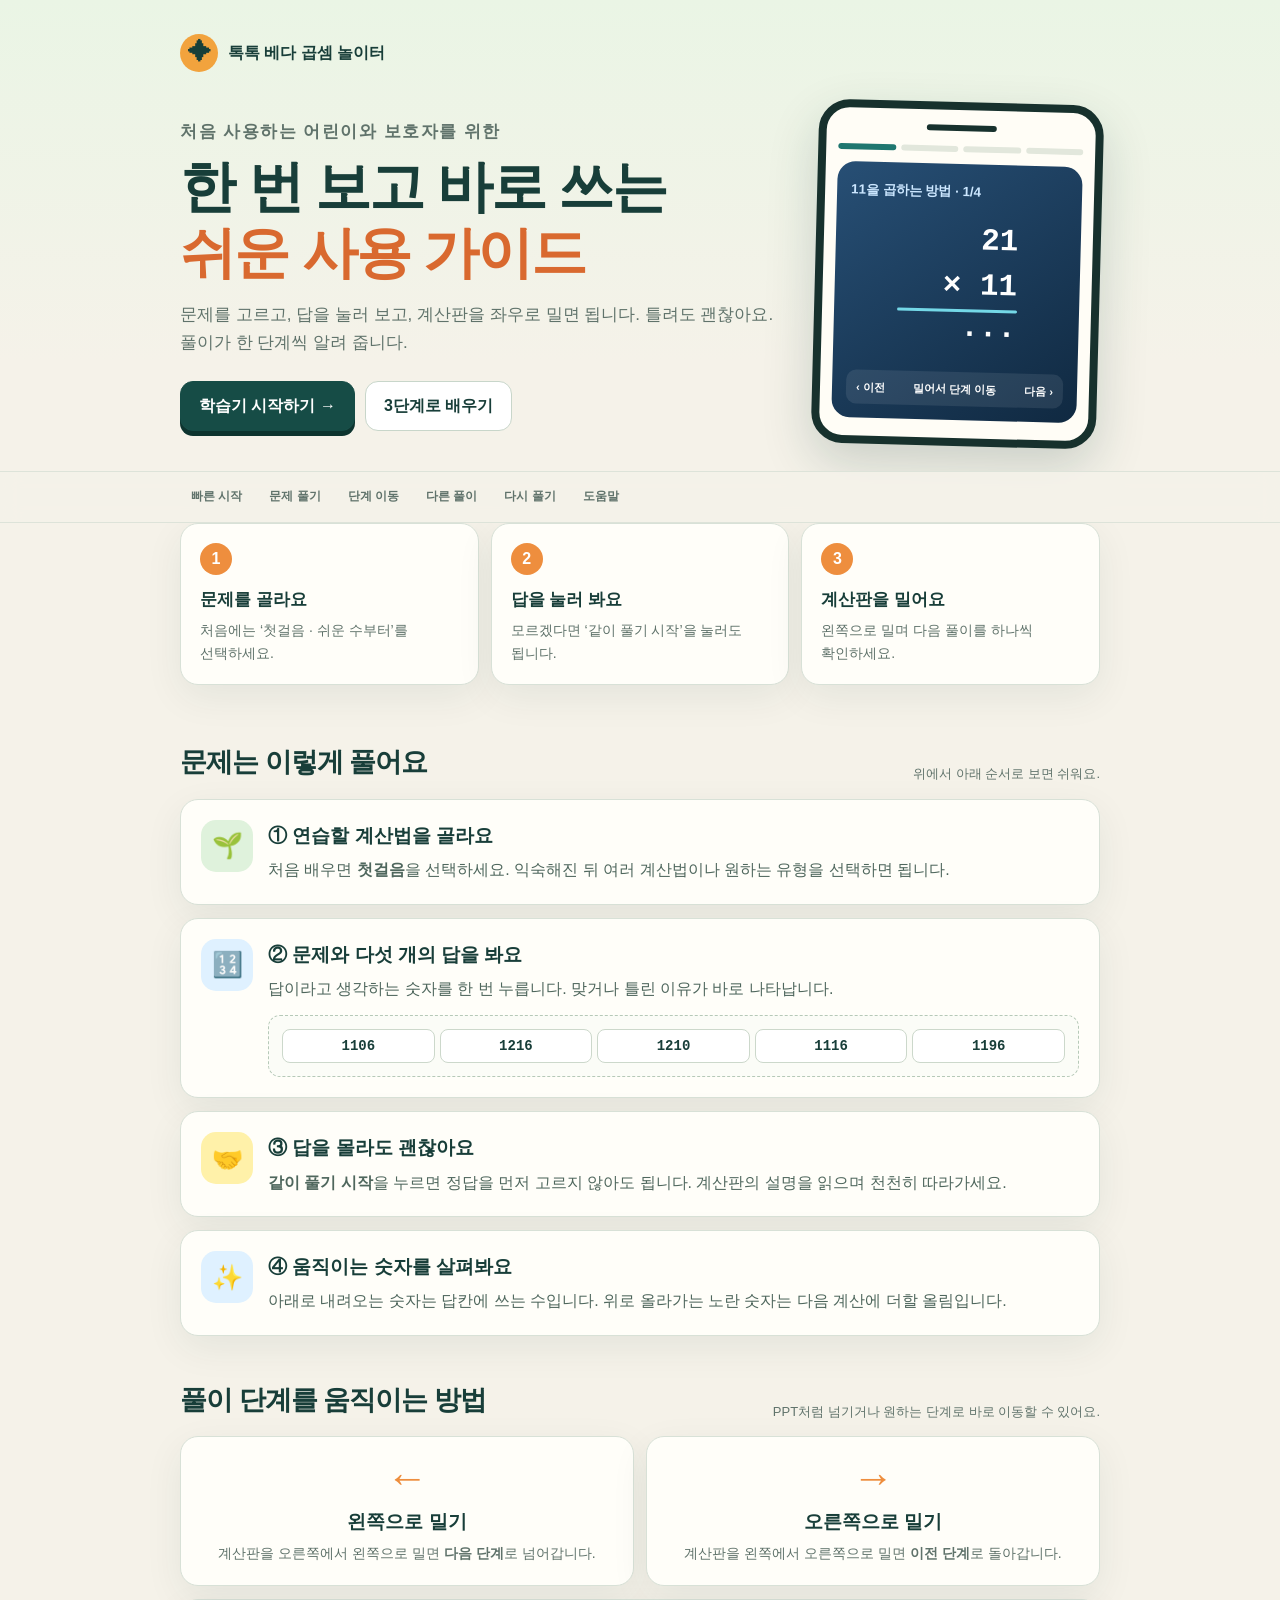
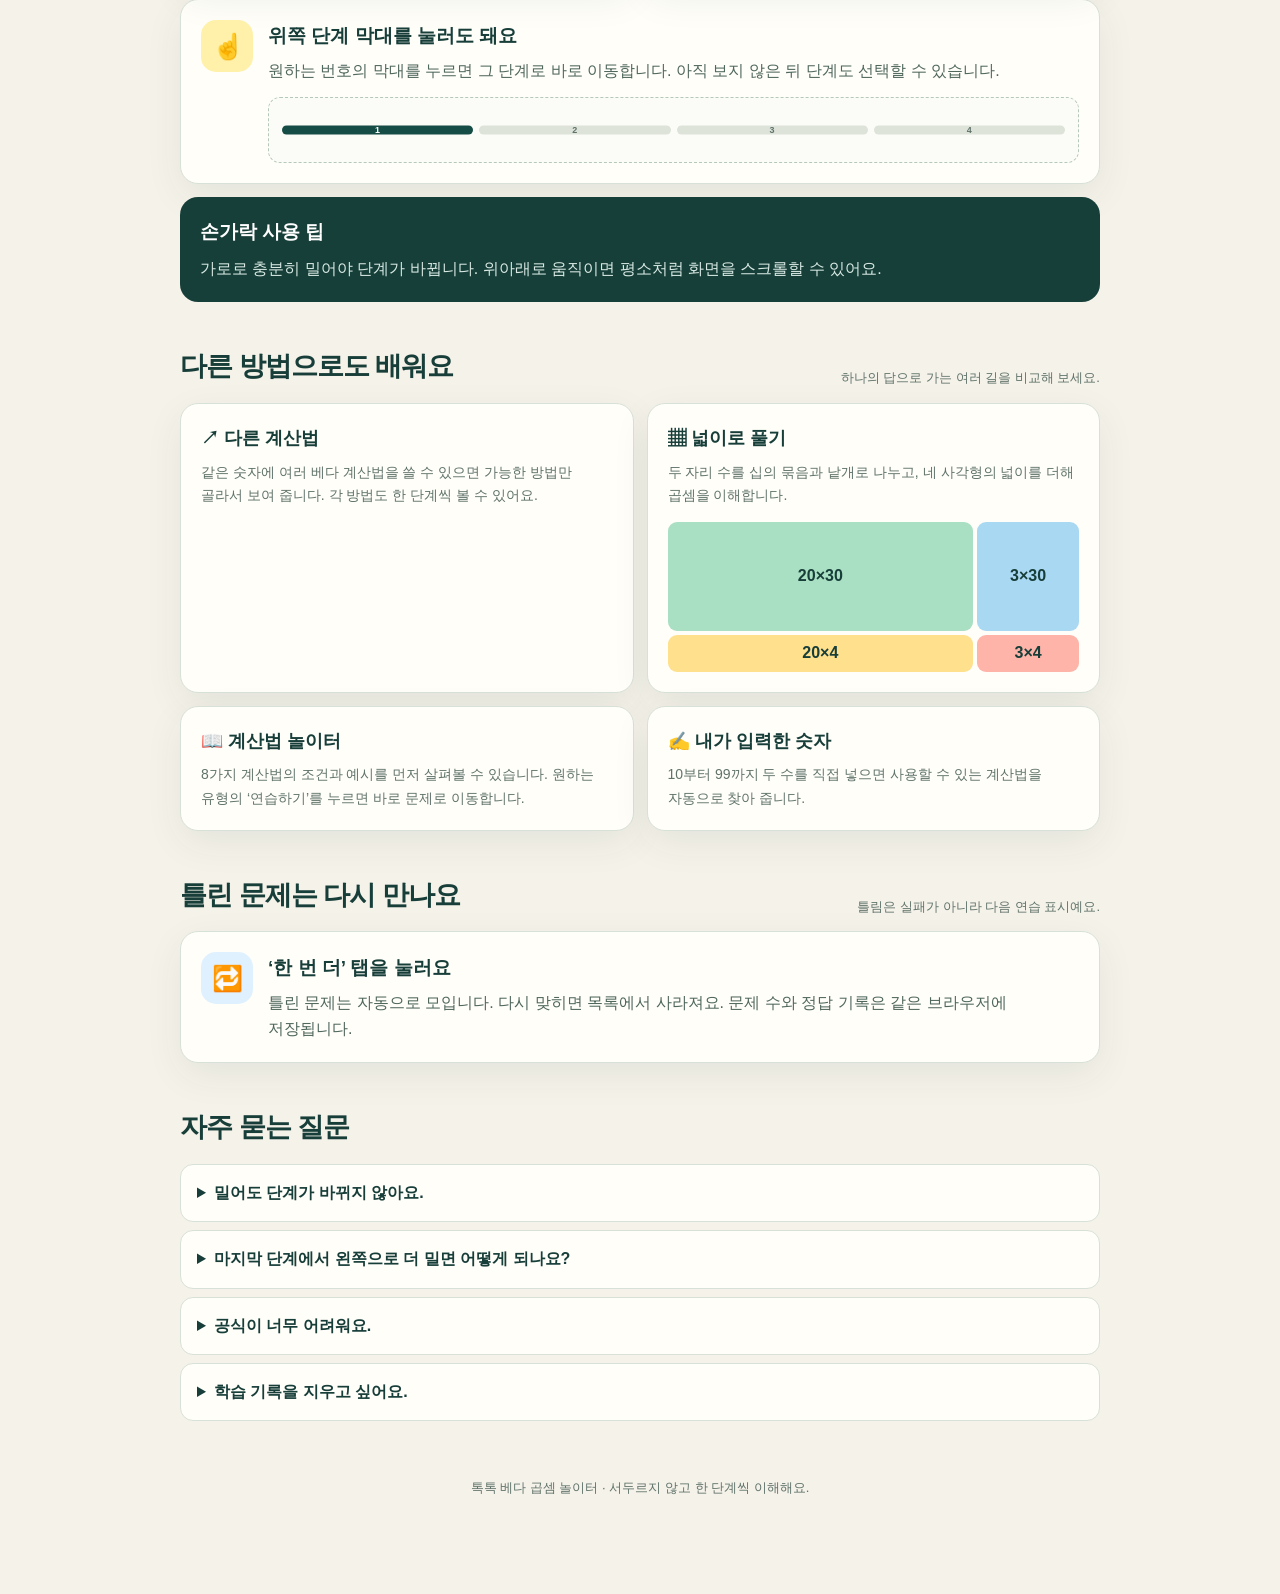
<file: VedaMath_2x2_Guide.html>
<!DOCTYPE html>
<html lang="ko">
<head>
<meta charset="UTF-8">
<meta name="viewport" content="width=device-width,initial-scale=1,viewport-fit=cover">
<meta name="theme-color" content="#164c46">
<title>톡톡 베다 곱셈 놀이터 · 쉬운 사용 가이드</title>
<style>
:root{--bg:#f4f2e9;--paper:#fffef9;--ink:#183e39;--muted:#60736b;--line:#d8e1d7;--green:#164c46;--mint:#dff2dc;--blue:#dff1ff;--yellow:#fff1a9;--orange:#ee8e3e;--shadow:0 12px 38px #153f3512}
*{box-sizing:border-box}html{scroll-behavior:smooth}body{margin:0;background:linear-gradient(180deg,#eaf5e5 0,#f5f2e9 360px);color:var(--ink);font-family:"Pretendard","Noto Sans KR",-apple-system,BlinkMacSystemFont,"Segoe UI",sans-serif;line-height:1.65;word-break:keep-all}a{color:inherit}button{font:inherit}button:focus-visible,a:focus-visible,summary:focus-visible{outline:3px solid var(--orange);outline-offset:3px}.wrap{width:min(920px,calc(100% - 32px));margin:auto}.hero{padding:34px 0 25px}.brand{display:flex;align-items:center;gap:10px;font-weight:900}.brand-mark{width:38px;height:38px;display:grid;place-items:center;border-radius:50%;background:#f2a33d;color:#173f39;font-size:23px}.hero-grid{display:grid;grid-template-columns:minmax(0,1fr) 285px;gap:34px;align-items:center;margin-top:30px}.kicker{font-size:12px;font-weight:900;letter-spacing:1.5px;color:#528069}.hero h1{font-size:clamp(34px,6vw,56px);line-height:1.18;letter-spacing:-2px;margin:8px 0 15px}.hero h1 em{font-style:normal;color:#d9692f}.hero p{margin:0;color:var(--muted);font-size:17px}.actions{display:flex;gap:10px;flex-wrap:wrap;margin-top:24px}.button{display:inline-flex;align-items:center;justify-content:center;min-height:50px;padding:10px 18px;border:1px solid #c8d6ca;border-radius:13px;background:white;text-decoration:none;font-weight:850}.button.primary{background:var(--green);border-color:var(--green);color:white;box-shadow:0 5px 0 #0d342f}.button.primary:active{transform:translateY(2px);box-shadow:0 3px 0 #0d342f}.phone{border:8px solid #17312d;border-radius:31px;background:#fffdf6;box-shadow:0 20px 50px #173f3930;padding:15px 12px 18px;transform:rotate(1.5deg)}.phone-top{width:70px;height:6px;background:#17312d;border-radius:5px;margin:0 auto 15px}.phone-tabs{display:flex;gap:5px;margin-bottom:12px}.phone-tabs i{height:6px;flex:1;border-radius:8px;background:#e2e7dc}.phone-tabs i:first-child{background:#1f7770}.phone-board{background:linear-gradient(145deg,#274f75,#102941);border-radius:18px;color:white;padding:14px;min-height:235px}.phone-board small{color:#cce7ff;font-weight:800}.sum{width:120px;margin:15px auto 0;font:800 31px/1.45 ui-monospace,monospace;text-align:right}.sum .line{height:3px;background:#74d8e7;border-radius:5px}.swipe{display:flex;align-items:center;justify-content:space-between;margin-top:15px;padding:8px 10px;border-radius:10px;background:#ffffff16;color:#fff;font-size:11px;font-weight:800}.quick{display:grid;grid-template-columns:repeat(3,1fr);gap:12px;margin:0 0 34px}.quick article,.card{background:var(--paper);border:1px solid var(--line);border-radius:18px;box-shadow:var(--shadow)}.quick article{padding:19px}.number{width:32px;height:32px;display:grid;place-items:center;border-radius:50%;background:var(--orange);color:white;font-weight:900;margin-bottom:11px}.quick h2{font-size:17px;margin:0 0 5px}.quick p{margin:0;color:var(--muted);font-size:14px}.section{padding:21px 0;scroll-margin-top:12px}.section-title{display:flex;align-items:end;justify-content:space-between;gap:18px;margin-bottom:14px}.section-title h2{font-size:27px;letter-spacing:-1px;margin:0}.section-title p{margin:0;color:var(--muted);font-size:13px}.steps{display:grid;gap:13px}.guide-step{display:grid;grid-template-columns:52px minmax(0,1fr);gap:15px;padding:20px}.guide-step .icon{width:52px;height:52px;display:grid;place-items:center;border-radius:15px;background:var(--mint);font-size:25px}.guide-step:nth-child(2n) .icon{background:var(--blue)}.guide-step:nth-child(3n) .icon{background:var(--yellow)}.guide-step h3{margin:0 0 6px;font-size:19px}.guide-step p{margin:0;color:#4f675d}.mini-ui{margin-top:13px;padding:13px;border:1px dashed #b6c9b8;border-radius:12px;background:#fbfcf7}.answer-row{display:grid;grid-template-columns:repeat(5,1fr);gap:5px}.answer-row span{padding:8px 2px;text-align:center;border:1px solid #ccd8cb;border-radius:8px;background:white;font:700 14px ui-monospace,monospace}.progress-demo{display:flex;gap:6px}.progress-demo button{position:relative;height:38px;flex:1;border:0;background:transparent;cursor:pointer}.progress-demo button:before{content:"";position:absolute;left:0;right:0;top:50%;height:9px;border-radius:10px;background:#dde3d9;transform:translateY(-50%)}.progress-demo button.active:before{background:var(--green)}.progress-demo button:after{content:attr(data-n);position:absolute;inset:0;display:grid;place-items:center;font-size:9px;font-weight:900;color:#60736b}.progress-demo button.active:after{color:white}.gesture-grid{display:grid;grid-template-columns:1fr 1fr;gap:12px}.gesture{padding:20px;text-align:center}.gesture .arrow{font-size:42px;line-height:1;color:var(--orange);font-weight:900}.gesture h3{margin:8px 0 4px}.gesture p{margin:0;color:var(--muted);font-size:14px}.feature-grid{display:grid;grid-template-columns:1fr 1fr;gap:13px}.feature{padding:20px}.feature h3{margin:0 0 7px;font-size:18px}.feature p{margin:0;color:var(--muted);font-size:14px}.area-box{display:grid;grid-template-columns:3fr 1fr;grid-template-rows:3fr 1fr;height:150px;gap:4px;margin-top:15px}.area-box div{display:grid;place-items:center;border-radius:9px;font-weight:900}.area-box div:nth-child(1){background:#a9dfc2}.area-box div:nth-child(2){background:#a9d8f2}.area-box div:nth-child(3){background:#ffe08c}.area-box div:nth-child(4){background:#ffb4aa}.tip{padding:20px;background:#173f39;color:white;border-radius:18px}.tip h3{margin:0 0 8px}.tip p{margin:0;color:#d8e9e3}.faq{display:grid;gap:8px}.faq details{background:var(--paper);border:1px solid var(--line);border-radius:13px;padding:0 16px}.faq summary{padding:15px 0;font-weight:850;cursor:pointer}.faq p{margin:0;padding:0 0 16px;color:var(--muted)}.toc{position:sticky;top:0;z-index:5;background:#f5f2e9e8;backdrop-filter:blur(10px);border-block:1px solid #dde3d9}.toc-inner{display:flex;gap:5px;overflow-x:auto;padding:8px 0;scrollbar-width:none}.toc a{white-space:nowrap;padding:7px 11px;border-radius:999px;text-decoration:none;font-size:12px;font-weight:800;color:var(--muted)}.toc a:hover{background:white;color:var(--green)}footer{padding:35px 0 95px;text-align:center;color:var(--muted);font-size:13px}.sticky-start{display:none}.sr-only{position:absolute;width:1px;height:1px;padding:0;margin:-1px;overflow:hidden;clip:rect(0,0,0,0);white-space:nowrap;border:0}
@media(max-width:680px){.wrap{width:min(100% - 24px,520px)}.hero{padding-top:22px}.hero-grid{grid-template-columns:1fr;gap:23px}.hero h1{font-size:37px}.hero p{font-size:15px}.phone{width:min(300px,90%);margin:auto;transform:none}.quick{grid-template-columns:1fr}.section{padding:18px 0}.section-title{display:block}.section-title h2{font-size:24px}.section-title p{margin-top:4px}.guide-step{grid-template-columns:43px minmax(0,1fr);gap:12px;padding:16px}.guide-step .icon{width:43px;height:43px;border-radius:12px;font-size:21px}.guide-step h3{font-size:17px}.guide-step p{font-size:14px}.gesture-grid,.feature-grid{grid-template-columns:1fr}.toc-inner{padding-inline:12px}.sticky-start{display:flex;position:fixed;z-index:10;left:12px;right:12px;bottom:max(10px,env(safe-area-inset-bottom));min-height:50px;border-radius:14px;background:var(--green);color:white;align-items:center;justify-content:center;text-decoration:none;font-weight:900;box-shadow:0 8px 25px #0e3d3655}footer{padding-bottom:88px}}
@media(prefers-reduced-motion:reduce){html{scroll-behavior:auto}.button.primary:active{transform:none}}
@media print{body{background:white}.toc,.actions,.sticky-start{display:none}.phone{box-shadow:none}.card,.quick article{box-shadow:none}.section{break-inside:avoid}}
</style>
</head>
<body>
<header class="hero">
  <div class="wrap">
    <div class="brand"><span class="brand-mark" aria-hidden="true">✦</span>톡톡 베다 곱셈 놀이터</div>
    <div class="hero-grid">
      <div>
        <p class="kicker">처음 사용하는 어린이와 보호자를 위한</p>
        <h1>한 번 보고 바로 쓰는<br><em>쉬운 사용 가이드</em></h1>
        <p>문제를 고르고, 답을 눌러 보고, 계산판을 좌우로 밀면 됩니다. 틀려도 괜찮아요. 풀이가 한 단계씩 알려 줍니다.</p>
        <div class="actions"><a class="button primary" href="VedaMath_2x2.html">학습기 시작하기 →</a><a class="button" href="#quick">3단계로 배우기</a></div>
      </div>
      <div class="phone" aria-label="학습기 화면 예시">
        <div class="phone-top"></div><div class="phone-tabs"><i></i><i></i><i></i><i></i></div>
        <div class="phone-board"><small>11을 곱하는 방법 · 1/4</small><div class="sum">21<br>× 11<div class="line"></div>···</div><div class="swipe"><span>‹ 이전</span><b>밀어서 단계 이동</b><span>다음 ›</span></div></div>
      </div>
    </div>
  </div>
</header>

<nav class="toc" aria-label="가이드 목차"><div class="wrap toc-inner"><a href="#quick">빠른 시작</a><a href="#solve">문제 풀기</a><a href="#move">단계 이동</a><a href="#methods">다른 풀이</a><a href="#review">다시 풀기</a><a href="#faq">도움말</a></div></nav>

<main class="wrap">
  <section class="quick" id="quick" aria-label="빠른 시작">
    <article><span class="number">1</span><h2>문제를 골라요</h2><p>처음에는 ‘첫걸음 · 쉬운 수부터’를 선택하세요.</p></article>
    <article><span class="number">2</span><h2>답을 눌러 봐요</h2><p>모르겠다면 ‘같이 풀기 시작’을 눌러도 됩니다.</p></article>
    <article><span class="number">3</span><h2>계산판을 밀어요</h2><p>왼쪽으로 밀며 다음 풀이를 하나씩 확인하세요.</p></article>
  </section>

  <section class="section" id="solve">
    <div class="section-title"><h2>문제는 이렇게 풀어요</h2><p>위에서 아래 순서로 보면 쉬워요.</p></div>
    <div class="steps">
      <article class="card guide-step"><div class="icon" aria-hidden="true">🌱</div><div><h3>① 연습할 계산법을 골라요</h3><p>처음 배우면 <strong>첫걸음</strong>을 선택하세요. 익숙해진 뒤 여러 계산법이나 원하는 유형을 선택하면 됩니다.</p></div></article>
      <article class="card guide-step"><div class="icon" aria-hidden="true">🔢</div><div><h3>② 문제와 다섯 개의 답을 봐요</h3><p>답이라고 생각하는 숫자를 한 번 누릅니다. 맞거나 틀린 이유가 바로 나타납니다.</p><div class="mini-ui answer-row" aria-label="답 보기 예시"><span>1106</span><span>1216</span><span>1210</span><span>1116</span><span>1196</span></div></div></article>
      <article class="card guide-step"><div class="icon" aria-hidden="true">🤝</div><div><h3>③ 답을 몰라도 괜찮아요</h3><p><strong>같이 풀기 시작</strong>을 누르면 정답을 먼저 고르지 않아도 됩니다. 계산판의 설명을 읽으며 천천히 따라가세요.</p></div></article>
      <article class="card guide-step"><div class="icon" aria-hidden="true">✨</div><div><h3>④ 움직이는 숫자를 살펴봐요</h3><p>아래로 내려오는 숫자는 답칸에 쓰는 수입니다. 위로 올라가는 노란 숫자는 다음 계산에 더할 올림입니다.</p></div></article>
    </div>
  </section>

  <section class="section" id="move">
    <div class="section-title"><h2>풀이 단계를 움직이는 방법</h2><p>PPT처럼 넘기거나 원하는 단계로 바로 이동할 수 있어요.</p></div>
    <div class="gesture-grid">
      <article class="card gesture"><div class="arrow" aria-hidden="true">←</div><h3>왼쪽으로 밀기</h3><p>계산판을 오른쪽에서 왼쪽으로 밀면 <strong>다음 단계</strong>로 넘어갑니다.</p></article>
      <article class="card gesture"><div class="arrow" aria-hidden="true">→</div><h3>오른쪽으로 밀기</h3><p>계산판을 왼쪽에서 오른쪽으로 밀면 <strong>이전 단계</strong>로 돌아갑니다.</p></article>
    </div>
    <article class="card guide-step" style="margin-top:13px"><div class="icon" aria-hidden="true">☝</div><div><h3>위쪽 단계 막대를 눌러도 돼요</h3><p>원하는 번호의 막대를 누르면 그 단계로 바로 이동합니다. 아직 보지 않은 뒤 단계도 선택할 수 있습니다.</p><div class="mini-ui progress-demo" aria-label="단계 버튼 예시"><button class="active" data-n="1" aria-label="1단계"></button><button data-n="2" aria-label="2단계"></button><button data-n="3" aria-label="3단계"></button><button data-n="4" aria-label="4단계"></button></div></div></article>
    <div class="tip" style="margin-top:13px"><h3>손가락 사용 팁</h3><p>가로로 충분히 밀어야 단계가 바뀝니다. 위아래로 움직이면 평소처럼 화면을 스크롤할 수 있어요.</p></div>
  </section>

  <section class="section" id="methods">
    <div class="section-title"><h2>다른 방법으로도 배워요</h2><p>하나의 답으로 가는 여러 길을 비교해 보세요.</p></div>
    <div class="feature-grid">
      <article class="card feature"><h3>↗ 다른 계산법</h3><p>같은 숫자에 여러 베다 계산법을 쓸 수 있으면 가능한 방법만 골라서 보여 줍니다. 각 방법도 한 단계씩 볼 수 있어요.</p></article>
      <article class="card feature"><h3>▦ 넓이로 풀기</h3><p>두 자리 수를 십의 묶음과 낱개로 나누고, 네 사각형의 넓이를 더해 곱셈을 이해합니다.</p><div class="area-box" aria-label="넓이 풀이 예시"><div>20×30</div><div>3×30</div><div>20×4</div><div>3×4</div></div></article>
      <article class="card feature"><h3>📖 계산법 놀이터</h3><p>8가지 계산법의 조건과 예시를 먼저 살펴볼 수 있습니다. 원하는 유형의 ‘연습하기’를 누르면 바로 문제로 이동합니다.</p></article>
      <article class="card feature"><h3>✍ 내가 입력한 숫자</h3><p>10부터 99까지 두 수를 직접 넣으면 사용할 수 있는 계산법을 자동으로 찾아 줍니다.</p></article>
    </div>
  </section>

  <section class="section" id="review">
    <div class="section-title"><h2>틀린 문제는 다시 만나요</h2><p>틀림은 실패가 아니라 다음 연습 표시예요.</p></div>
    <article class="card guide-step"><div class="icon" aria-hidden="true">🔁</div><div><h3>‘한 번 더’ 탭을 눌러요</h3><p>틀린 문제는 자동으로 모입니다. 다시 맞히면 목록에서 사라져요. 문제 수와 정답 기록은 같은 브라우저에 저장됩니다.</p></div></article>
  </section>

  <section class="section" id="faq">
    <div class="section-title"><h2>자주 묻는 질문</h2></div>
    <div class="faq">
      <details><summary>밀어도 단계가 바뀌지 않아요.</summary><p>파란 계산판 안에서 손가락을 가로로 조금 더 길게 밀어 보세요. 짧은 터치는 단계 이동으로 처리하지 않습니다.</p></details>
      <details><summary>마지막 단계에서 왼쪽으로 더 밀면 어떻게 되나요?</summary><p>계산판이 살짝 튕기며 마지막 단계라고 알려 줍니다. 새 문제는 아래의 다음 문제 버튼을 눌러 시작하세요.</p></details>
      <details><summary>공식이 너무 어려워요.</summary><p>공식을 외우지 않아도 됩니다. 먼저 움직이는 숫자와 색을 보고, 익숙해지면 ‘왜 그럴까요?’ 설명을 보호자와 함께 읽어 보세요.</p></details>
      <details><summary>학습 기록을 지우고 싶어요.</summary><p>기록은 브라우저 안에만 저장됩니다. 브라우저의 사이트 데이터나 저장공간을 지우면 기록도 초기화됩니다.</p></details>
    </div>
  </section>
</main>

<footer><div class="wrap">톡톡 베다 곱셈 놀이터 · 서두르지 않고 한 단계씩 이해해요.</div></footer>
<a class="sticky-start" href="VedaMath_2x2.html">학습기 시작하기 →</a>
</body>
</html>
</file>
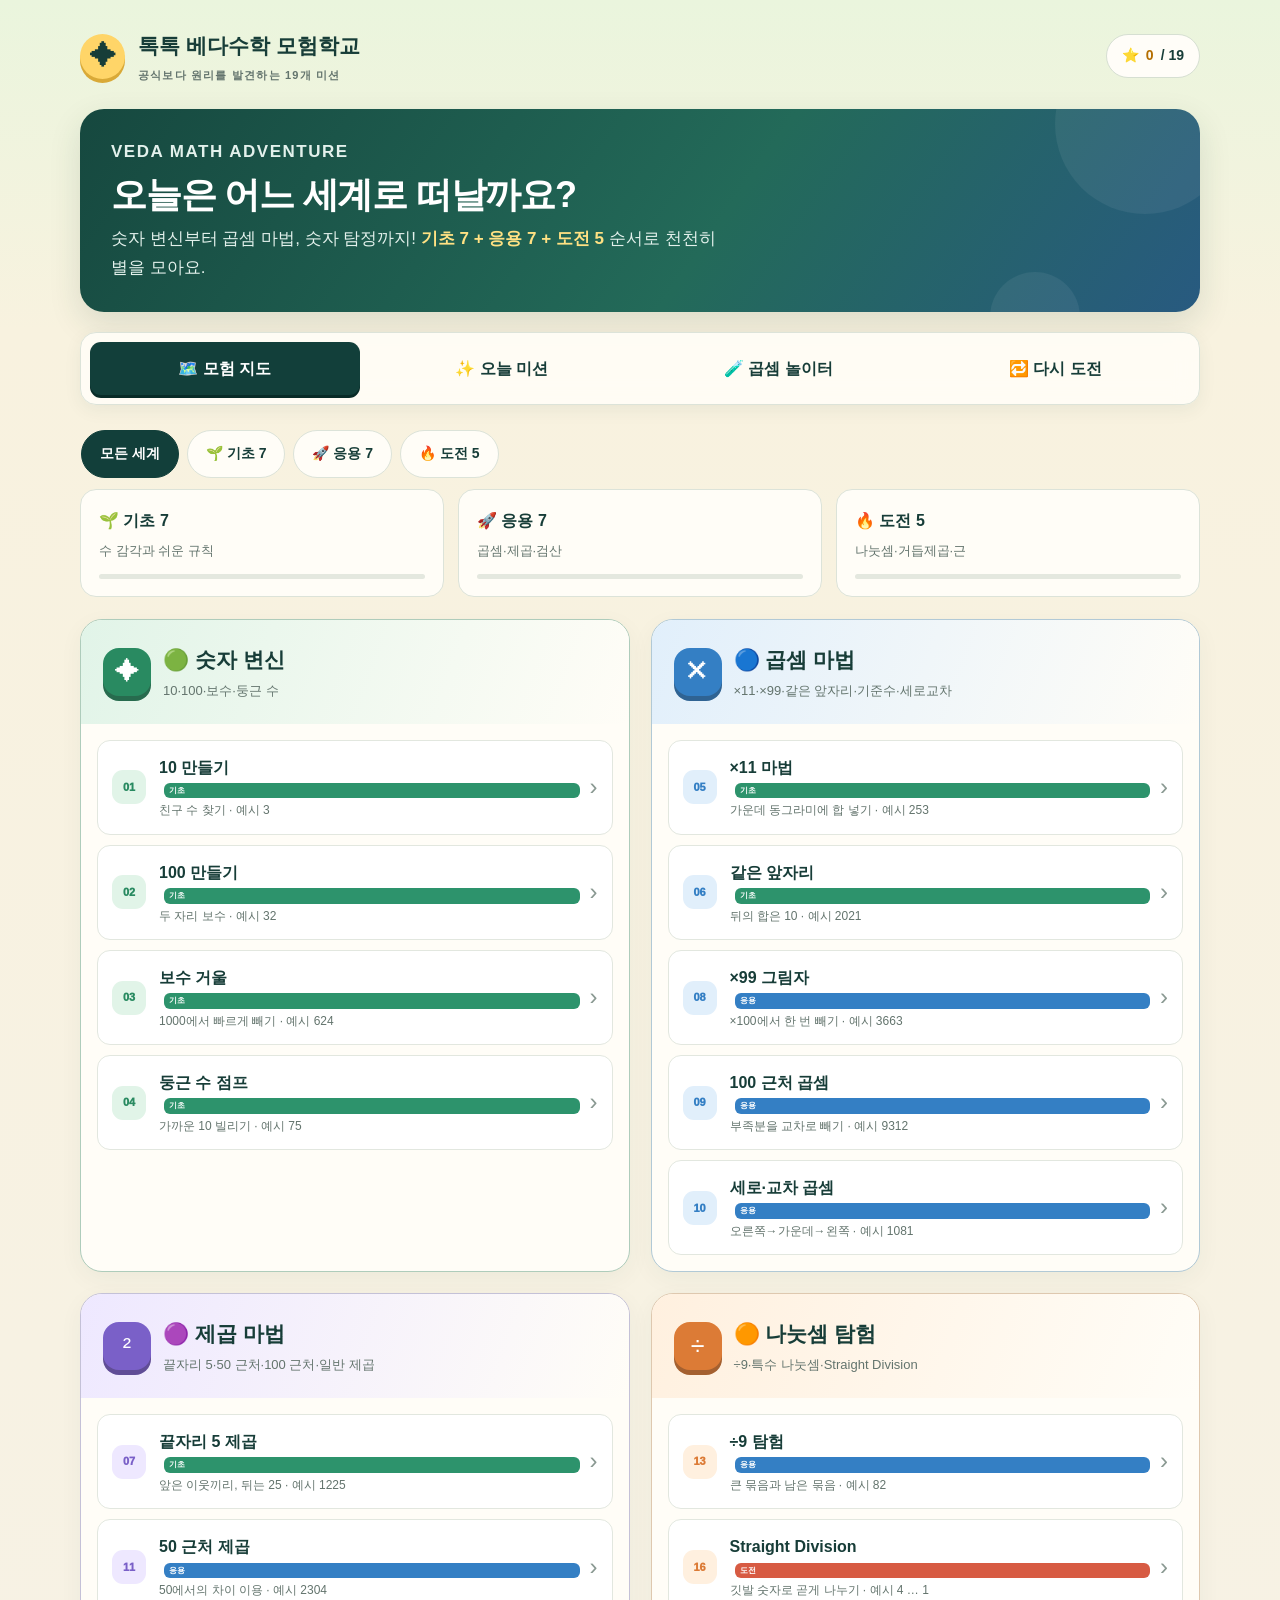
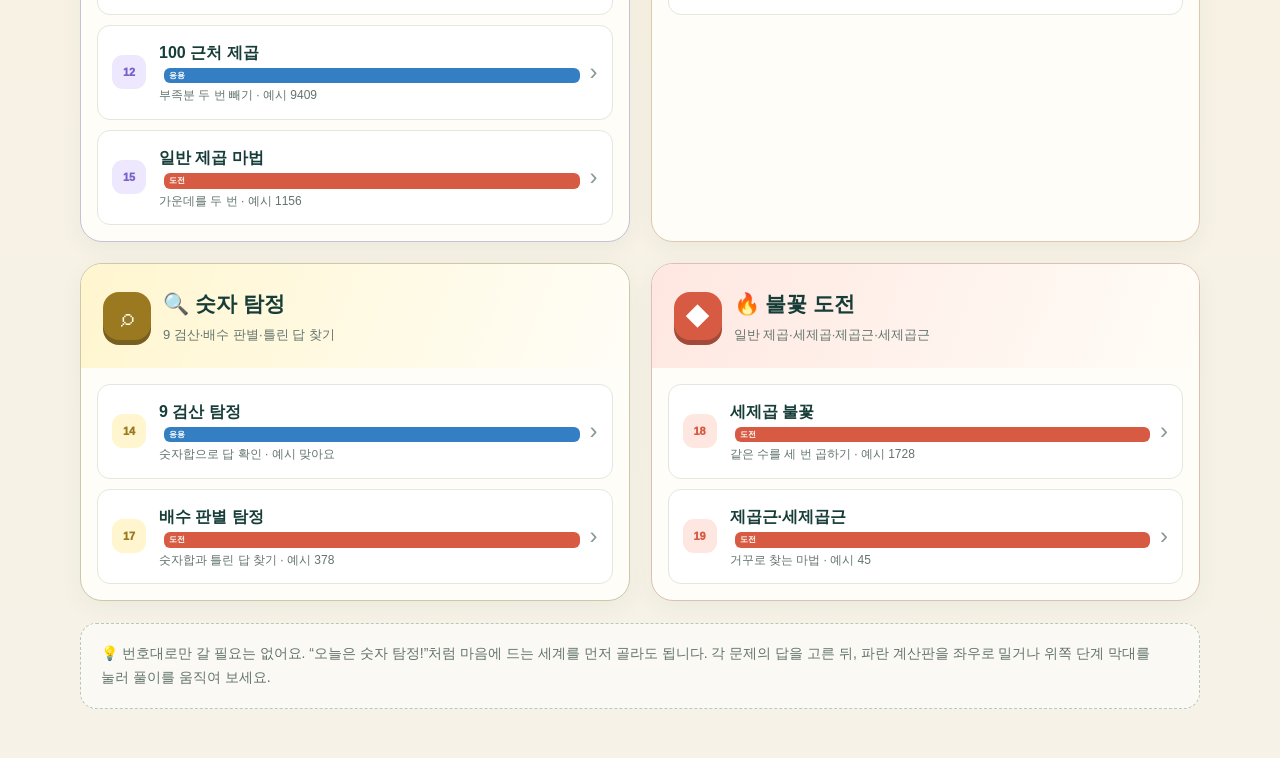
<file: VedaMath_Adventure.html>
<!DOCTYPE html>
<html lang="ko">
<head>
<meta charset="UTF-8">
<meta name="viewport" content="width=device-width,initial-scale=1,viewport-fit=cover">
<meta name="theme-color" content="#123f3a">
<meta name="color-scheme" content="light">
<meta name="supported-color-schemes" content="light">
<title>톡톡 베다수학 모험학교 · 19개 미션</title>
<style>
:root{color-scheme:only light;--bg:#f6f2e7;--paper:#fffdf7;--ink:#173d38;--muted:#63746d;--line:#dce3d9;--green:#16775e;--deep:#123f3a;--orange:#f08a3c;--yellow:#ffd568;--blue:#3182ce;--purple:#7b61c9;--red:#db5f4a;--shadow:0 12px 32px #163d3220;--safe-bottom:env(safe-area-inset-bottom,0px)}
*{box-sizing:border-box}html{scroll-behavior:smooth;background:#f6f2e7}body{margin:0;background:linear-gradient(180deg,#eaf5dd 0,#f8f2df 330px,var(--bg) 100%);color:var(--ink);font-family:"Pretendard","Noto Sans KR",-apple-system,BlinkMacSystemFont,"Segoe UI",sans-serif;line-height:1.55;word-break:keep-all}button,a{font:inherit}button{color:inherit;touch-action:manipulation;cursor:pointer}button:focus-visible,a:focus-visible{outline:3px solid #f0a03e;outline-offset:3px}[hidden]{display:none!important}h1,h2,h3,p{margin:0}.app{max-width:1120px;margin:auto;padding:18px 20px 34px}.topbar{display:flex;align-items:center;justify-content:space-between;gap:12px}.brand{display:flex;align-items:center;gap:10px;font-weight:900}.brand-mark{width:40px;height:40px;border-radius:50%;display:grid;place-items:center;background:var(--yellow);box-shadow:0 4px 0 #d9a937;font-size:23px}.brand small{display:block;font-size:10px;letter-spacing:1.2px;color:var(--muted);font-weight:800}.star-meter{display:flex;align-items:center;gap:7px;border:1px solid #d6dfd2;background:#fffdf8;border-radius:999px;padding:7px 12px;font-size:12px;font-weight:900}.star-meter b{color:#b46e00}.hero{margin:20px 0 15px;padding:23px 25px;border-radius:24px;position:relative;overflow:hidden;color:#fff;background:linear-gradient(125deg,#16483f,#236a59 57%,#285a80);box-shadow:var(--shadow)}.hero:before,.hero:after{content:"";position:absolute;border-radius:50%;background:#ffffff10}.hero:before{width:180px;height:180px;right:-35px;top:-75px}.hero:after{width:90px;height:90px;right:120px;bottom:-50px}.hero-kicker{position:relative;font-size:11px;letter-spacing:1.5px;font-weight:900;color:#d9f1b8}.hero h1{position:relative;font-size:31px;line-height:1.25;letter-spacing:-1.2px;margin:5px 0 8px}.hero p{position:relative;max-width:610px;color:#e3f1ec;font-size:14px}.hero strong{color:#ffe183}.main-tabs{position:sticky;top:0;z-index:20;display:grid;grid-template-columns:repeat(4,1fr);gap:5px;padding:7px;margin:0 0 16px;border:1px solid var(--line);border-radius:16px;background:#fffdf7e8;backdrop-filter:blur(12px);box-shadow:0 5px 18px #173d3810}.main-tab{border:0;border-radius:11px;background:transparent;padding:10px 8px;font-weight:850;font-size:13px;white-space:nowrap}.main-tab[aria-selected="true"]{background:var(--deep);color:#fff;box-shadow:0 3px 0 #082b27}.page{animation:fade-in .22s ease}.level-picker{display:flex;gap:8px;overflow-x:auto;padding:1px 1px 9px;scrollbar-width:none}.level-picker::-webkit-scrollbar{display:none}.level-chip{border:1px solid var(--line);background:var(--paper);border-radius:999px;padding:9px 15px;font-size:12px;font-weight:900;white-space:nowrap}.level-chip.active{background:var(--deep);border-color:var(--deep);color:#fff}.course-strip{display:grid;grid-template-columns:repeat(3,1fr);gap:10px;margin:2px 0 16px}.course-level{border-radius:16px;padding:13px 15px;background:var(--paper);border:1px solid var(--line)}.course-level b{display:block;font-size:14px}.course-level span{font-size:11px;color:var(--muted)}.course-level i{display:block;height:5px;background:#e4e8df;border-radius:9px;margin-top:9px;overflow:hidden}.course-level i:after{content:"";display:block;height:100%;width:var(--level-progress,0%);background:var(--tone,var(--green));border-radius:9px}.world-grid{display:grid;grid-template-columns:repeat(2,minmax(0,1fr));gap:15px}.world{--world:#16775e;--world-soft:#e4f6eb;border:1px solid color-mix(in srgb,var(--world) 27%,#dfe5dc);background:var(--paper);border-radius:22px;overflow:hidden;box-shadow:0 7px 24px #173d380c}.world-head{display:flex;align-items:center;gap:12px;padding:17px 18px;background:linear-gradient(110deg,var(--world-soft),#fffdf7)}.world-icon{width:48px;height:48px;border-radius:16px;display:grid;place-items:center;background:var(--world);color:white;font-size:25px;box-shadow:0 5px 0 color-mix(in srgb,var(--world) 70%,#222)}.world-head h2{font-size:18px}.world-head p{font-size:11px;color:var(--muted);margin-top:2px}.mission-list{display:grid;gap:7px;padding:12px}.mission{width:100%;display:grid;grid-template-columns:37px minmax(0,1fr) auto;align-items:center;gap:10px;text-align:left;border:1px solid #e2e7df;border-radius:13px;background:#fff;padding:10px 11px;min-height:61px;transition:transform .15s,border-color .15s,box-shadow .15s}.mission:hover{transform:translateY(-2px);border-color:var(--world);box-shadow:0 6px 18px #173d3812}.mission-no{width:34px;height:34px;border-radius:11px;display:grid;place-items:center;background:var(--world-soft);color:var(--world);font-size:11px;font-weight:950}.mission strong{display:block;font-size:14px}.mission small{display:block;color:var(--muted);font-size:10px;margin-top:2px}.mission-state{font-size:18px}.mission.complete .mission-state:before{content:"★";color:#efa900}.mission:not(.complete) .mission-state:before{content:"›";color:#8a9992;font-size:24px}.level-label{display:inline-flex;margin-left:5px;border-radius:6px;padding:1px 5px;font-size:8px!important;color:#fff!important;background:var(--tone,var(--green));vertical-align:2px}.map-note{margin-top:16px;border:1px dashed #b9c8b8;border-radius:16px;background:#ffffff8a;padding:14px 16px;font-size:12px;color:var(--muted)}
/* practice: the question, choices and current step remain in one mobile viewport */
.practice-top{display:flex;align-items:center;gap:10px;margin-bottom:10px}.back-button{border:1px solid var(--line);background:var(--paper);border-radius:12px;min-height:43px;padding:8px 13px;font-weight:850}.mission-titlebar{min-width:0;flex:1}.mission-titlebar small{display:block;font-size:10px;color:var(--muted);font-weight:800}.mission-titlebar h2{font-size:20px;white-space:nowrap;overflow:hidden;text-overflow:ellipsis}.quest-pill{border-radius:999px;padding:6px 10px;background:#edf4e7;font-size:11px;font-weight:900;white-space:nowrap}.practice-shell{height:min(720px,calc(100dvh - 150px));min-height:550px;display:grid;grid-template-columns:minmax(300px,.9fr) minmax(420px,1.35fr);gap:12px}.question-panel,.lesson-panel{border:1px solid var(--line);border-radius:20px;background:var(--paper);box-shadow:var(--shadow);overflow:hidden}.question-panel{display:flex;flex-direction:column;padding:15px}.question-head{display:flex;align-items:center;justify-content:space-between;gap:8px}.question-head b{font-size:12px;color:var(--muted)}.world-mini{font-size:10px;border-radius:999px;padding:4px 9px;background:#edf3e8;font-weight:850}.prompt{text-align:center;font-size:15px;font-weight:900;margin:7px 0 1px}.math-stack{width:176px;margin:4px auto 8px;display:grid;grid-template-columns:34px 1fr;font-family:ui-monospace,SFMono-Regular,Consolas,monospace;font-size:34px;font-weight:750;line-height:1}.math-stack .top{grid-column:2;text-align:right;padding:5px 8px}.math-stack .op{grid-column:1;grid-row:2;align-self:center;text-align:center;color:#d4663b;font-size:23px}.math-stack .bottom{grid-column:2;grid-row:2;text-align:right;padding:5px 8px}.math-stack .line{grid-column:1/3;height:3px;background:var(--ink);border-radius:4px;margin-top:4px}.math-stack .result{grid-column:1/3;text-align:right;padding:8px 8px 0;color:var(--green);font-size:28px;letter-spacing:2px;min-height:36px}.hint-line{border-radius:10px;background:#eef6dd;padding:8px 10px;font-size:11px;color:#4a6257}.choices{display:grid;grid-template-columns:repeat(2,1fr);gap:7px;margin-top:8px}.choice{border:2px solid #dce4d8;background:#fff;border-radius:11px;min-height:45px;font:800 19px ui-monospace,Consolas,monospace}.choice:hover:not(:disabled){border-color:var(--green);background:#f2f8eb}.choice.correct{background:#e4f4d9;border-color:#398260;color:#1f684d}.choice.wrong{background:#fff0e8;border-color:#dc7653;color:#a4452e}.choice.dim{opacity:.45}.feedback{min-height:39px;margin-top:7px;padding:7px 10px;border-radius:10px;background:#edf4e7;font-size:11px;line-height:1.4}.feedback strong{display:block}.feedback.missed{background:#fff0e8}.start-together{margin-top:7px;border:0;border-radius:11px;background:var(--orange);color:#fff;min-height:43px;font-weight:900;box-shadow:0 4px 0 #b95d20}.question-foot{display:flex;gap:7px;margin-top:auto;padding-top:8px}.mini-button{flex:1;border:1px solid var(--line);background:#fff;border-radius:10px;min-height:38px;font-size:11px;font-weight:850}.lesson-panel{display:flex;flex-direction:column;padding:14px}.lesson-empty{height:100%;display:grid;place-items:center;text-align:center;padding:25px;color:var(--muted)}.lesson-empty span{font-size:42px}.lesson-empty h3{color:var(--ink);margin:8px 0 5px}.lesson-toolbar{display:flex;align-items:center;gap:10px}.lesson-toolbar>div{min-width:0;flex:1}.lesson-toolbar small{display:block;color:var(--muted);font-size:10px;font-weight:850}.lesson-toolbar h3{font-size:16px;white-space:nowrap;overflow:hidden;text-overflow:ellipsis}.step-count{border:1px solid var(--line);border-radius:999px;padding:4px 9px;font-size:10px;font-weight:900}.step-progress{display:flex;gap:7px;margin:9px 0}.step-dot{position:relative;flex:1;height:29px;border:0;background:transparent;padding:0}.step-dot:before{content:"";position:absolute;left:0;right:0;top:50%;height:8px;transform:translateY(-50%);border-radius:20px;background:#e1e7de}.step-dot:after{content:attr(data-n);position:absolute;inset:0;display:grid;place-items:center;font-size:8px;color:#6a7c73;font-weight:900}.step-dot.done:before{background:#8fb579}.step-dot.active:before{background:var(--green);height:12px;box-shadow:0 0 0 3px #16775e20}.step-dot.done:after,.step-dot.active:after{color:white}.lesson-card{position:relative;flex:1;min-height:0;border-radius:17px;background:linear-gradient(145deg,#173e5f,#12374f 68%,#102f44);color:#f8fbff;padding:13px;overflow:hidden;touch-action:pan-y;user-select:none;box-shadow:inset 0 0 0 1px #ffffff12}.board-caption{display:flex;justify-content:space-between;color:#b7d8ef;font-size:9px;font-weight:800}.magic-board{height:45%;min-height:130px;position:relative;display:grid;place-items:center}.board-stack{width:170px;display:grid;grid-template-columns:35px 1fr;font:800 35px/1 ui-monospace,Consolas,monospace;text-align:right}.board-stack .top{grid-column:2;padding:3px 8px}.board-stack .op{grid-column:1;grid-row:2;text-align:center;color:#ff9d70;font-size:22px;align-self:center}.board-stack .bottom{grid-column:2;grid-row:2;padding:3px 8px}.board-stack .line{grid-column:1/3;height:3px;background:#83dcf7;border-radius:6px;margin:6px 0}.board-stack .result{grid-column:1/3;min-height:39px;padding:3px 8px;color:#a8f0c3;letter-spacing:2px}.move-chip{position:absolute;right:10%;top:9%;border-radius:9px;padding:4px 8px;background:#ffdc75;color:#173d38;font:900 13px ui-monospace,monospace;box-shadow:0 4px 0 #b78b26}.move-chip.up{animation:fly-up 1.1s ease-in-out infinite}.move-chip.down{animation:fly-down 1.1s ease-in-out infinite;background:#ff9d7b}.step-story{background:#ffffff0d;border:1px solid #ffffff15;border-radius:13px;padding:10px 12px}.step-story h4{margin:0 0 3px;font-size:14px;color:#ffdc75}.step-story p{font-size:11px;color:#d8e8f1;line-height:1.55}.step-formula{margin-top:6px;border-radius:9px;background:#081f2d88;padding:7px 9px;text-align:center;font:800 15px/1.45 ui-monospace,Consolas,monospace;color:#fff}.swipe-cue{display:flex;justify-content:space-between;align-items:center;margin-top:6px;color:#91b4c7;font-size:9px}.swipe-cue b{color:#cee4ef}.lesson-actions{display:grid;grid-template-columns:auto auto 1fr 1.45fr;gap:7px;margin-top:8px}.action-button{border:1px solid var(--line);background:#fff;border-radius:10px;min-height:42px;font-size:11px;font-weight:900;padding:7px 9px}.action-button.primary{border-color:var(--green);background:var(--green);color:white;box-shadow:0 3px 0 #0c4739}.action-button:disabled{opacity:.4}.action-button.area{background:#fff4c9;border-color:#ead07a}.slide-next{animation:slide-next .22s ease}.slide-prev{animation:slide-prev .22s ease}
/* 이전 계산을 지우지 않고 아래로 쌓는 세로 누적 계산판 */
.vertical-work{position:relative;min-height:170px;display:grid;grid-template-columns:128px minmax(0,1fr);gap:12px;align-items:center;padding:7px 4px}.work-source{display:grid;justify-items:center}.work-stack{width:105px;display:grid;grid-template-columns:26px 1fr;font:850 27px/1 ui-monospace,Consolas,monospace;text-align:right}.work-stack .top{grid-column:2;padding:3px 5px}.work-stack .op{grid-column:1;grid-row:2;align-self:center;text-align:center;color:#ff9d70;font-size:18px}.work-stack .bottom{grid-column:2;grid-row:2;padding:3px 5px;overflow-wrap:anywhere}.work-stack .line{grid-column:1/3;height:2px;background:#83dcf7;border-radius:5px;margin:5px 0}.work-stack .result{grid-column:1/3;color:#a8f0c3;padding:3px 5px;min-height:28px;font-size:22px;letter-spacing:1px}.work-down{color:#83dcf7;font-size:19px;line-height:1}.calc-trail{display:grid;align-content:center;gap:4px;min-width:0}.trail-row{display:grid;grid-template-columns:18px minmax(0,1fr) auto;align-items:center;gap:5px;min-height:28px;padding:4px 7px;border-radius:8px;background:#ffffff0b;color:#a9c1ce;font:750 10px/1.3 ui-monospace,Consolas,monospace}.trail-row.current{background:#ffffff19;color:#fff;box-shadow:inset 3px 0 #ffdc75}.trail-arrow{color:#83dcf7;font-size:14px;font-weight:900}.trail-row b{color:#ffdc75;font-size:11px;white-space:nowrap}.trail-formula{min-width:0;overflow:hidden;text-overflow:ellipsis;white-space:nowrap}.flow-down{color:#83dcf7;font-size:17px;font-weight:900;line-height:1}
/* ×11 자리 시각화: 양 끝 숫자를 지키고 가운데 원을 실제 자릿값으로 사용해요. */
.times11-board{min-height:154px;display:grid;place-content:center;gap:8px;text-align:center}.times11-digits{display:flex;align-items:center;justify-content:center;gap:15px;font:850 39px/1 ui-monospace,Consolas,monospace}.times11-slot{width:51px;height:51px;border:3px dashed #8bd9f2;border-radius:50%;display:grid;place-items:center;color:#8bd9f2;font-size:25px;transition:background .2s,color .2s,transform .2s}.times11-slot.filled{border-style:solid;background:#ffdc75;color:#173d38;box-shadow:0 0 0 5px #ffdc7522;animation:slot-pop .3s ease}.times11-sum{color:#c9e4f2;font:800 13px/1.4 ui-monospace,Consolas,monospace}.times11-sum b{color:#ffdc75;font-size:17px}.times11-answer{color:#a8f0c3;font:900 28px/1 ui-monospace,Consolas,monospace;letter-spacing:4px}.carry-demo{display:grid;gap:4px;justify-items:center}.carry-source{display:flex;align-items:center;gap:10px;font:850 30px/1 ui-monospace,Consolas,monospace}.carry-source i{width:38px;height:38px;border:2px solid #8bd9f2;border-radius:50%;display:grid;place-items:center;font-style:normal;color:#8bd9f2}.carry-split{display:flex;align-items:center;gap:12px;color:#c9e4f2;font-size:11px}.carry-pair{display:grid;grid-template-columns:repeat(2,34px);gap:5px}.carry-pair b{height:28px;border-radius:8px;display:grid;place-items:center;background:#ffffff14;color:#ffdc75;font:900 18px ui-monospace,monospace}.carry-result{font:900 17px ui-monospace,Consolas,monospace;color:#a8f0c3}.carry-result em{font-style:normal;color:#ffdc75}.carry-label{font-size:10px;color:#b9d2df;font-weight:800}@keyframes slot-pop{0%{transform:scale(.55)}75%{transform:scale(1.12)}100%{transform:scale(1)}}
/* classic multiplication lab */
.lab-head,.review-head{display:flex;align-items:flex-end;justify-content:space-between;gap:15px;margin:4px 0 13px}.lab-head h2,.review-head h2{font-size:23px}.lab-head p,.review-head p{font-size:12px;color:var(--muted);margin-top:3px}.open-own{display:inline-flex;align-items:center;text-decoration:none;border-radius:11px;background:var(--deep);color:#fff;padding:10px 13px;font-size:12px;font-weight:900}.method-ribbon{display:flex;gap:6px;overflow-x:auto;padding-bottom:8px;scrollbar-width:none}.method-ribbon span{white-space:nowrap;border:1px solid var(--line);background:#fff;border-radius:999px;padding:6px 10px;font-size:10px;font-weight:850}.lab-frame{display:block;width:100%;height:calc(100dvh - 205px);min-height:590px;border:1px solid var(--line);border-radius:20px;background:#fff;box-shadow:var(--shadow)}.review-list{display:grid;gap:10px}.review-card{display:flex;align-items:center;gap:12px;border:1px solid var(--line);border-radius:15px;background:var(--paper);padding:13px 15px}.review-card .review-icon{font-size:24px}.review-card div:nth-child(2){flex:1}.review-card strong{display:block}.review-card small{color:var(--muted)}.review-card button{border:0;border-radius:10px;background:var(--deep);color:white;padding:9px 12px;font-size:11px;font-weight:900}.empty-review{text-align:center;padding:50px 20px;border:1px dashed #bdcab9;border-radius:19px;background:#ffffff80}.empty-review span{font-size:38px}.empty-review h3{margin:8px 0 4px}.empty-review p{font-size:12px;color:var(--muted)}
/* modal */
.modal{position:fixed;inset:0;z-index:100;display:grid;place-items:center;background:#102d2a99;padding:16px}.modal-box{width:min(660px,100%);max-height:min(720px,92dvh);overflow:auto;border-radius:22px;background:var(--paper);box-shadow:0 25px 80px #081c1966}.modal-head{position:sticky;top:0;z-index:2;display:flex;align-items:center;justify-content:space-between;gap:15px;padding:16px 18px;border-bottom:1px solid var(--line);background:#fffdf7f2;backdrop-filter:blur(10px)}.modal-head small{font-size:10px;color:var(--muted);font-weight:900}.modal-head h3{font-size:18px}.modal-close{width:38px;height:38px;border-radius:50%;border:1px solid var(--line);background:white;font-size:22px}.modal-body{padding:17px}.alt-path{border-radius:15px;background:#eaf4e5;padding:15px;font-size:13px;line-height:1.75}.alt-path strong{display:block;margin-bottom:4px}.area-wrap{padding:22px 20px 15px}.area-labels{display:grid;grid-template-columns:3fr 1fr;gap:5px;margin-left:45px;text-align:center;font:800 12px ui-monospace,monospace}.area-main{display:grid;grid-template-columns:40px 1fr;gap:5px;margin-top:5px}.area-side{display:grid;grid-template-rows:3fr 1fr;gap:5px;place-items:center;font:800 12px ui-monospace,monospace}.area-grid{display:grid;grid-template-columns:3fr 1fr;grid-template-rows:3fr 1fr;height:240px;gap:4px}.area-cell{display:grid;place-items:center;border-radius:10px;text-align:center;color:#173d38;font:800 13px ui-monospace,monospace}.area-cell b{display:block;font-size:21px}.area-cell:nth-child(1){background:#bfe4d0}.area-cell:nth-child(2){background:#ffe09a}.area-cell:nth-child(3){background:#b8ddf4}.area-cell:nth-child(4){background:#ffc4ae}.area-total{text-align:center;font:900 18px ui-monospace,monospace;margin-top:13px}.source-note{margin-top:14px;padding-top:12px;border-top:1px solid var(--line);font-size:10px;color:var(--muted)}.source-note a{color:var(--green)}.modal-actions{display:flex;gap:8px;margin-top:13px}.modal-actions button{flex:1}.type-grid{display:grid;grid-template-columns:repeat(2,minmax(0,1fr));gap:8px}.type-link{display:grid;grid-template-columns:34px minmax(0,1fr);align-items:center;gap:9px;text-align:left;border:1px solid var(--line);border-radius:12px;background:#fff;padding:10px}.type-link:hover{border-color:var(--green);background:#f2f8eb}.type-link b{width:31px;height:31px;display:grid;place-items:center;border-radius:9px;background:#edf3e8;color:var(--green);font-size:10px}.type-link strong{display:block;font-size:13px}.type-link small{display:block;font-size:9px;color:var(--muted)}
.quest-pill{border:0;color:inherit}
/* 전체 화면의 글자와 여백을 VedaMath_2x2의 읽기 밀도에 맞춰 넉넉하게 조정 */
body{font-size:18px;line-height:1.7}.app{max-width:1180px;padding:28px 30px 48px}.topbar{min-height:52px}.brand{font-size:21px;gap:13px}.brand-mark{width:45px;height:45px;font-size:26px}.brand small{font-size:11px;margin-top:2px}.star-meter{font-size:14px;padding:9px 15px}.main-tabs{padding:9px;gap:7px;margin-bottom:24px}.main-tab{font-size:16px;padding:13px 10px}.hero{padding:29px 31px;margin:25px 0 20px}.hero h1{font-size:36px}.hero p{font-size:17px}.level-chip{font-size:14px;padding:11px 18px}.course-strip{gap:14px;margin-bottom:22px}.course-level{padding:17px 18px}.course-level b{font-size:16px}.course-level span{font-size:13px}.world-grid{gap:21px}.world-head{padding:22px}.world-head h2{font-size:21px}.world-head p{font-size:13px}.mission-list{gap:10px;padding:16px}.mission{min-height:72px;padding:13px 14px}.mission strong{font-size:16px}.mission small{font-size:12px}.map-note{font-size:14px;padding:18px 20px;margin-top:22px}.practice-top{margin-bottom:17px}.back-button{min-height:49px;font-size:15px;padding:10px 16px}.mission-titlebar small{font-size:13px}.mission-titlebar h2{font-size:27px}.quest-pill{font-size:13px;padding:8px 13px}.question-panel{padding:22px}.question-head b{font-size:15px}.world-mini{font-size:13px;padding:6px 11px}.prompt{font-size:20px;margin:12px 0 5px}.math-stack{width:200px;font-size:43px;margin:8px auto 13px}.math-stack .op{font-size:27px}.math-stack .result{font-size:34px;min-height:43px}.hint-line{font-size:14px;padding:11px 13px}.choices{gap:11px;margin-top:12px}.choice{min-height:59px;font-size:25px}.feedback{font-size:14px;padding:10px 13px;margin-top:10px}.start-together{min-height:53px;font-size:16px;margin-top:10px}.question-foot{gap:10px;padding-top:12px}.mini-button{min-height:47px;font-size:14px}.lesson-panel{padding:21px}.lesson-toolbar small{font-size:13px}.lesson-toolbar h3{font-size:22px}.step-count{font-size:13px;padding:6px 12px}.step-progress{margin:13px 0}.lesson-card{padding:18px}.board-caption{font-size:12px}.step-story{padding:15px 17px}.step-story h4{font-size:19px;margin-bottom:7px}.step-story p{font-size:16px;line-height:1.7}.step-formula{font-size:19px;padding:10px 12px;margin-top:9px}.swipe-cue{font-size:12px;margin-top:9px}.lesson-actions{gap:10px;margin-top:13px}.action-button{min-height:49px;font-size:14px;padding:9px 12px}.trail-row{min-height:34px;font-size:12px;padding:6px 9px}.trail-row b{font-size:13px}.type-link{padding:14px}.type-link strong{font-size:15px}.type-link small{font-size:11px}
@keyframes fade-in{from{opacity:.3;transform:translateY(5px)}to{opacity:1;transform:none}}@keyframes slide-next{from{opacity:.25;transform:translateX(35px)}to{opacity:1;transform:none}}@keyframes slide-prev{from{opacity:.25;transform:translateX(-35px)}to{opacity:1;transform:none}}@keyframes fly-up{0%,100%{transform:translateY(5px)}50%{transform:translateY(-11px)}}@keyframes fly-down{0%,100%{transform:translateY(-5px)}50%{transform:translateY(11px)}}
@media(max-width:800px){.app{padding:12px 12px 24px}.hero{padding:18px 19px;margin:14px 0 12px}.hero h1{font-size:25px}.world-grid{grid-template-columns:1fr}.practice-shell{grid-template-columns:280px minmax(380px,1fr)}.course-level{padding:11px}.course-level b{font-size:12px}.course-level span{font-size:9px}}
@media(max-width:620px){body.practice-mode{overflow:hidden}.app{padding:9px 10px calc(16px + var(--safe-bottom))}.topbar{min-height:40px}.brand-mark{width:34px;height:34px;font-size:19px}.brand{font-size:13px}.brand small{font-size:8px}.star-meter{font-size:10px;padding:5px 9px}.hero{margin:10px 0}.hero h1{font-size:22px}.hero p{font-size:12px}.main-tabs{margin-bottom:10px;padding:5px;gap:3px}.main-tab{padding:8px 3px;font-size:10px}.course-strip{gap:6px}.course-level{padding:9px 8px}.course-level b{font-size:11px}.course-level span{display:none}.world-head{padding:13px 14px}.world-icon{width:42px;height:42px}.mission-list{padding:9px}.mission{min-height:57px}.practice-top{margin-bottom:6px}.back-button{min-height:36px;padding:5px 9px;font-size:11px}.mission-titlebar h2{font-size:16px}.quest-pill{padding:4px 7px;font-size:9px}.practice-shell{height:calc(100dvh - 150px - var(--safe-bottom));min-height:520px;display:grid;grid-template-columns:1fr;grid-template-rows:220px minmax(0,1fr);gap:7px}.question-panel{border-radius:15px;padding:8px 10px}.question-head b{font-size:9px}.world-mini{font-size:8px;padding:2px 6px}.prompt{font-size:11px;margin:2px 0}.math-stack{width:128px;margin:1px auto 3px;font-size:24px}.math-stack .top,.math-stack .bottom{padding:2px 5px}.math-stack .op{font-size:17px}.math-stack .line{height:2px;margin-top:2px}.math-stack .result{font-size:20px;min-height:23px;padding-top:4px}.hint-line{font-size:9px;padding:4px 7px;white-space:nowrap;overflow:hidden;text-overflow:ellipsis}.choices{gap:4px;margin-top:4px}.choice{min-height:31px;font-size:15px;border-radius:8px}.feedback{min-height:27px;margin-top:4px;padding:4px 7px;font-size:9px}.feedback strong{display:inline;margin-right:4px}.start-together{margin-top:4px;min-height:31px;font-size:10px;box-shadow:0 2px 0 #b95d20}.question-foot{display:none}.lesson-panel{border-radius:15px;padding:8px}.lesson-empty{padding:10px}.lesson-empty span{font-size:28px}.lesson-empty h3{font-size:14px}.lesson-empty p{font-size:10px}.lesson-toolbar h3{font-size:13px}.lesson-toolbar small,.step-count{font-size:8px}.step-progress{margin:4px 0;gap:4px}.step-dot{height:22px}.step-dot:before{height:6px}.step-dot.active:before{height:9px}.lesson-card{border-radius:13px;padding:8px}.board-caption{font-size:8px}.magic-board{height:44%;min-height:104px}.board-stack{width:130px;font-size:25px;grid-template-columns:28px 1fr}.board-stack .op{font-size:17px}.board-stack .line{height:2px;margin:3px 0}.board-stack .result{min-height:29px}.move-chip{right:6%;font-size:10px;padding:3px 6px}.step-story{padding:6px 8px;border-radius:9px}.step-story h4{font-size:11px}.step-story p{font-size:9px;line-height:1.35;display:-webkit-box;-webkit-line-clamp:2;-webkit-box-orient:vertical;overflow:hidden}.step-formula{font-size:11px;margin-top:3px;padding:4px 6px}.swipe-cue{font-size:8px;margin-top:3px}.lesson-actions{grid-template-columns:40px 55px 1fr 1.55fr;gap:4px;margin-top:5px}.action-button{min-height:34px;font-size:9px;padding:4px}.lab-head,.review-head{align-items:flex-start}.lab-head h2,.review-head h2{font-size:18px}.lab-head p,.review-head p{font-size:10px}.open-own{padding:7px 9px;font-size:9px}.method-ribbon{gap:4px}.method-ribbon span{font-size:8px;padding:4px 7px}.lab-frame{height:calc(100dvh - 166px);min-height:520px;border-radius:14px}.modal{padding:8px}.modal-box{max-height:96dvh;border-radius:17px}.modal-head{padding:11px 13px}.modal-body{padding:12px}.area-grid{height:190px}.area-cell{font-size:10px}.area-cell b{font-size:16px}}
/* On a phone, use the full lesson area for the question first. After the child
   starts the explanation, compact the question and reveal the calculation board. */
@media(max-width:620px){.practice-shell:not(.lesson-open){grid-template-rows:minmax(0,1fr)}.practice-shell:not(.lesson-open) .lesson-panel{display:none}.practice-shell:not(.lesson-open) .question-panel{justify-content:center;padding:18px 14px}.practice-shell.lesson-open{grid-template-rows:194px minmax(0,1fr)}.practice-shell.lesson-open .question-panel{padding:5px 9px}.practice-shell.lesson-open .hint-line{display:none}.practice-shell.lesson-open .question-head b{display:none}.practice-shell.lesson-open .prompt{font-size:10px;margin:0}.practice-shell.lesson-open .math-stack{width:108px;margin:0 auto 1px;font-size:18px}.practice-shell.lesson-open .math-stack .top,.practice-shell.lesson-open .math-stack .bottom{padding:1px 4px}.practice-shell.lesson-open .math-stack .op{font-size:14px}.practice-shell.lesson-open .math-stack .line{margin-top:1px}.practice-shell.lesson-open .math-stack .result{font-size:16px;min-height:18px;padding-top:2px}.practice-shell.lesson-open .choices{gap:3px;margin-top:2px}.practice-shell.lesson-open .choice{min-height:26px;font-size:13px;border-width:1px}.practice-shell.lesson-open .feedback{min-height:22px;margin-top:3px;padding:3px 6px;font-size:8px;white-space:nowrap;overflow:hidden;text-overflow:ellipsis}.practice-shell.lesson-open .start-together{min-height:27px;margin-top:3px}.lesson-empty span{font-family:Georgia,serif}}
/* VedaMath_2x2와 같은 읽기 크기를 유지하는 모바일 타이포그래피 */
@media(max-width:620px){.brand{font-size:15px}.brand small{font-size:9px;letter-spacing:.8px}.star-meter{font-size:11px}.main-tab{font-size:11.5px;padding:9px 2px}.mission-titlebar small{font-size:11px}.mission-titlebar h2{font-size:20px}.quest-pill{font-size:10px}.back-button{font-size:12px}.practice-shell:not(.lesson-open){display:block;height:auto;min-height:0}.practice-shell:not(.lesson-open) .question-panel{justify-content:flex-start;padding:14px 12px}.question-head b{font-size:11px}.world-mini{font-size:10px;padding:4px 8px}.prompt{font-size:15px;margin:8px 0 3px}.math-stack{width:154px;margin:4px auto 8px;font-size:31px}.math-stack .op{font-size:21px}.math-stack .result{font-size:25px;min-height:30px}.hint-line{font-size:11px;padding:7px 9px;white-space:normal}.choices{gap:7px;margin-top:7px}.choice{min-height:42px;font-size:19px;border-width:2px}.start-together{min-height:42px;font-size:13px;margin-top:7px}.feedback{min-height:34px;font-size:11px;padding:6px 8px}.practice-shell.lesson-open{grid-template-rows:246px minmax(0,1fr)}.practice-shell.lesson-open .question-panel{padding:8px 10px}.practice-shell.lesson-open .question-head b{display:block;font-size:10px}.practice-shell.lesson-open .prompt{font-size:13px;margin:2px 0}.practice-shell.lesson-open .math-stack{width:128px;margin:1px auto 3px;font-size:23px}.practice-shell.lesson-open .math-stack .op{font-size:17px}.practice-shell.lesson-open .math-stack .result{font-size:20px;min-height:24px;padding-top:3px}.practice-shell.lesson-open .choices{gap:5px;margin-top:4px}.practice-shell.lesson-open .choice{min-height:31px;font-size:16px;border-width:1.5px}.practice-shell.lesson-open .feedback{min-height:28px;margin-top:4px;padding:4px 7px;font-size:10px}.lesson-toolbar small{font-size:10px}.lesson-toolbar h3{font-size:15px}.step-count{font-size:10px}.board-caption{font-size:9px}.board-stack{width:145px;font-size:31px}.board-stack .op{font-size:20px}.step-story h4{font-size:14px}.step-story p{font-size:11px;line-height:1.5}.step-formula{font-size:14px;line-height:1.35;padding:6px 8px}.swipe-cue{font-size:9px}.action-button{font-size:11px;min-height:38px}.times11-board{min-height:126px;gap:5px}.times11-digits{font-size:31px;gap:12px}.times11-slot{width:43px;height:43px;font-size:22px}.times11-sum{font-size:11px}.times11-sum b{font-size:15px}.times11-answer{font-size:23px}.carry-source{font-size:25px}.carry-source i{width:34px;height:34px}.carry-pair{grid-template-columns:repeat(2,30px)}.carry-pair b{font-size:16px}.carry-result{font-size:15px}}
@media(max-height:700px) and (max-width:620px){.practice-shell{grid-template-rows:192px minmax(0,1fr);min-height:450px}.practice-shell.lesson-open{grid-template-rows:216px minmax(0,1fr)}.math-stack{font-size:27px}.lesson-toolbar small{display:none}.magic-board{min-height:78px}.step-story p{-webkit-line-clamp:1}.swipe-cue{display:none}.times11-board{min-height:105px}.practice-shell.lesson-open .question-head b{display:none}.practice-shell.lesson-open .prompt{font-size:12px}}
@media(max-width:620px){.practice-shell:not(.lesson-open) .question-foot{display:flex;margin-top:10px}.vertical-work{min-height:145px;grid-template-columns:112px minmax(0,1fr);gap:7px;padding:3px 0}.work-stack{width:96px;font-size:25px}.work-stack .result{font-size:20px}.trail-row{min-height:25px;padding:3px 5px;font-size:9.5px}.trail-row b{font-size:10px}.type-grid{grid-template-columns:1fr}.type-link{min-height:54px}.lesson-actions{grid-template-columns:42px 56px 1fr 1.7fr}}
@media(max-width:620px) and (min-height:701px){.brand{font-size:16px}.brand small{font-size:10px}.main-tab{font-size:12px}.mission-titlebar h2{font-size:21px}.prompt{font-size:17px}.math-stack{width:166px;font-size:35px}.math-stack .op{font-size:23px}.math-stack .result{font-size:28px}.hint-line{font-size:12.5px}.choice{font-size:21px;min-height:46px}.start-together{font-size:14px;min-height:45px}.feedback{font-size:12px}.practice-shell.lesson-open{grid-template-rows:258px minmax(0,1fr)}.practice-shell.lesson-open .prompt{font-size:14px}.practice-shell.lesson-open .math-stack{font-size:25px}.practice-shell.lesson-open .choice{font-size:17px;min-height:33px}.practice-shell.lesson-open .feedback{font-size:11px}.lesson-toolbar h3{font-size:17px}.step-story h4{font-size:15px}.step-story p{font-size:12.5px}.step-formula{font-size:15px}.action-button{font-size:12px}.trail-row{font-size:10.5px}.trail-row b{font-size:11px}}
/* 세로형 화면은 질문을 온전히 유지하고, 그 아래에 풀이를 자연스럽게 이어 붙입니다. */
@media(max-width:900px){body.practice-mode{overflow-x:hidden!important;overflow-y:auto!important}.app{padding:18px 18px 48px}.main-tabs{position:relative;margin-bottom:18px}.practice-top{margin-bottom:15px}.practice-shell,.practice-shell.lesson-open,.practice-shell:not(.lesson-open){display:flex!important;flex-direction:column;height:auto!important;min-height:0!important;grid-template:none!important;gap:20px}.practice-shell:not(.lesson-open) .lesson-panel{display:none}.question-panel,.lesson-panel{width:100%;overflow:visible;border-radius:23px}.question-panel,.practice-shell.lesson-open .question-panel,.practice-shell:not(.lesson-open) .question-panel{justify-content:flex-start;padding:22px}.practice-shell.lesson-open .question-head b{display:block;font-size:15px}.practice-shell.lesson-open .prompt,.practice-shell:not(.lesson-open) .prompt{font-size:20px;margin:12px 0 5px}.practice-shell.lesson-open .math-stack,.practice-shell:not(.lesson-open) .math-stack{width:200px;margin:8px auto 13px;font-size:43px}.practice-shell.lesson-open .math-stack .op{font-size:27px}.practice-shell.lesson-open .math-stack .result{font-size:34px;min-height:43px;padding-top:8px}.practice-shell.lesson-open .hint-line{display:block;font-size:14px;padding:11px 13px;white-space:normal}.practice-shell.lesson-open .choices,.practice-shell:not(.lesson-open) .choices{gap:11px;margin-top:12px}.practice-shell.lesson-open .choice,.practice-shell:not(.lesson-open) .choice{min-height:59px;font-size:25px;border-width:2px}.practice-shell.lesson-open .feedback{min-height:42px;margin-top:10px;padding:9px 12px;font-size:14px;white-space:normal;overflow:visible}.practice-shell.lesson-open .question-foot,.practice-shell:not(.lesson-open) .question-foot{display:flex!important;margin-top:11px}.lesson-panel{padding:22px;min-height:0}.lesson-toolbar small{display:block;font-size:13px}.lesson-toolbar h3{font-size:22px}.step-count{font-size:13px}.step-progress{margin:13px 0}.lesson-card{flex:none;height:auto;min-height:560px;overflow:hidden;padding:18px}.vertical-work{min-height:260px;grid-template-columns:150px minmax(0,1fr);gap:14px;padding:13px 5px}.work-stack{width:125px;font-size:34px}.work-stack .op{font-size:23px}.work-stack .result{font-size:27px;min-height:35px}.trail-row{min-height:37px;font-size:13px;padding:7px 9px}.trail-row b{font-size:14px}.times11-board{min-height:285px;gap:12px}.times11-digits{font-size:51px;gap:20px}.times11-slot{width:65px;height:65px;font-size:33px}.times11-sum{font-size:17px}.times11-sum b{font-size:21px}.times11-answer{font-size:34px}.carry-source{font-size:42px}.carry-source i{width:57px;height:57px}.carry-label{font-size:15px}.carry-split{font-size:15px}.carry-pair{grid-template-columns:repeat(2,42px)}.carry-pair b{height:36px;font-size:22px}.carry-result{font-size:20px}.step-story{padding:17px 19px;margin-top:4px}.step-story h4{font-size:21px}.step-story p{display:block;font-size:17px;line-height:1.75;overflow:visible;-webkit-line-clamp:unset}.step-formula{font-size:20px;line-height:1.5;padding:11px 13px}.swipe-cue{display:flex;font-size:12px;margin-top:10px}.lesson-actions{grid-template-columns:56px 82px 1fr 1.65fr;gap:10px;margin-top:14px}.action-button{min-height:53px;font-size:15px}.modal-head h3{font-size:21px}.modal-body{font-size:16px}.alt-path{font-size:16px;padding:18px}.type-link strong{font-size:17px}.type-link small{font-size:13px}}
@media(max-width:520px){.app{padding:14px 13px 42px}.topbar{padding-inline:2px}.brand{font-size:17px}.brand-mark{width:39px;height:39px}.brand small{font-size:9px}.star-meter{font-size:12px;padding:7px 10px}.main-tabs{padding:7px;gap:4px}.main-tab{font-size:12px;padding:11px 2px}.practice-top{gap:8px}.back-button{font-size:13px;padding:8px 11px}.mission-titlebar h2{font-size:23px}.question-panel,.practice-shell.lesson-open .question-panel,.practice-shell:not(.lesson-open) .question-panel{padding:18px}.practice-shell.lesson-open .prompt,.practice-shell:not(.lesson-open) .prompt{font-size:18px}.practice-shell.lesson-open .math-stack,.practice-shell:not(.lesson-open) .math-stack{width:180px;font-size:39px}.practice-shell.lesson-open .choice,.practice-shell:not(.lesson-open) .choice{font-size:22px;min-height:53px}.practice-shell.lesson-open .hint-line{font-size:13px}.lesson-panel{padding:18px}.lesson-toolbar h3{font-size:20px}.lesson-card{min-height:540px;padding:15px}.vertical-work{min-height:235px;grid-template-columns:125px minmax(0,1fr);gap:8px}.work-stack{width:108px;font-size:30px}.trail-row{font-size:11px;min-height:33px;padding:6px}.trail-row b{font-size:12px}.times11-board{min-height:250px}.times11-digits{font-size:44px}.times11-slot{width:58px;height:58px}.times11-sum{font-size:15px}.times11-answer{font-size:30px}.carry-source{font-size:36px}.carry-source i{width:51px;height:51px}.carry-result{font-size:17px}.step-story h4{font-size:19px}.step-story p{font-size:15px}.step-formula{font-size:18px}.lesson-actions{grid-template-columns:48px 67px 1fr 1.7fr;gap:7px}.action-button{font-size:13px;min-height:49px;padding:7px}.question-foot{flex-direction:column}.mini-button{width:100%;font-size:13px}.type-grid{grid-template-columns:1fr}}
@media(min-width:901px){.practice-shell{height:min(790px,calc(100dvh - 165px));min-height:690px}.question-panel,.lesson-panel{padding:24px}}
@media(prefers-reduced-motion:reduce){*{animation:none!important;transition:none!important;scroll-behavior:auto!important}}
</style>
</head>
<body>
<div class="app">
  <header class="topbar">
    <div class="brand"><span class="brand-mark" aria-hidden="true">✦</span><span>톡톡 베다수학 모험학교<small>공식보다 원리를 발견하는 19개 미션</small></span></div>
    <div class="star-meter" aria-label="완료한 미션"><span>⭐</span><b id="star-count">0</b><span>/ 19</span></div>
  </header>

  <section class="hero" id="hero">
    <p class="hero-kicker">VEDA MATH ADVENTURE</p>
    <h1>오늘은 어느 세계로 떠날까요?</h1>
    <p>숫자 변신부터 곱셈 마법, 숫자 탐정까지! <strong>기초 7 + 응용 7 + 도전 5</strong> 순서로 천천히 별을 모아요.</p>
  </section>

  <nav class="main-tabs" role="tablist" aria-label="주요 메뉴">
    <button class="main-tab" role="tab" aria-selected="true" data-page="map">🗺️ 모험 지도</button>
    <button class="main-tab" role="tab" aria-selected="false" data-page="practice">✨ 오늘 미션</button>
    <button class="main-tab" role="tab" aria-selected="false" data-page="lab">🧪 곱셈 놀이터</button>
    <button class="main-tab" role="tab" aria-selected="false" data-page="review">🔁 다시 도전</button>
  </nav>

  <main>
    <section class="page" id="page-map">
      <div class="level-picker" aria-label="난이도 선택">
        <button class="level-chip active" data-level="all">모든 세계</button>
        <button class="level-chip" data-level="basic">🌱 기초 7</button>
        <button class="level-chip" data-level="apply">🚀 응용 7</button>
        <button class="level-chip" data-level="challenge">🔥 도전 5</button>
      </div>
      <div class="course-strip" aria-label="단계별 진도">
        <div class="course-level" style="--tone:#2d936c"><b>🌱 기초 7</b><span>수 감각과 쉬운 규칙</span><i id="progress-basic"></i></div>
        <div class="course-level" style="--tone:#347fc4"><b>🚀 응용 7</b><span>곱셈·제곱·검산</span><i id="progress-apply"></i></div>
        <div class="course-level" style="--tone:#d75b43"><b>🔥 도전 5</b><span>나눗셈·거듭제곱·근</span><i id="progress-challenge"></i></div>
      </div>
      <div class="world-grid" id="world-grid"></div>
      <p class="map-note">💡 번호대로만 갈 필요는 없어요. “오늘은 숫자 탐정!”처럼 마음에 드는 세계를 먼저 골라도 됩니다. 각 문제의 답을 고른 뒤, 파란 계산판을 좌우로 밀거나 위쪽 단계 막대를 눌러 풀이를 움직여 보세요.</p>
    </section>

    <section class="page" id="page-practice" hidden>
      <div class="practice-top">
        <button class="back-button" id="back-map" type="button">← 지도</button>
        <div class="mission-titlebar"><small id="mission-path">기초 · 숫자 변신</small><h2 id="mission-title">10 만들기</h2></div>
        <button class="quest-pill" id="mission-number" type="button" aria-label="다른 유형 고르기">유형 01 ▾</button>
      </div>
      <div class="practice-shell">
        <section class="question-panel" aria-labelledby="question-prompt">
          <div class="question-head"><b>답을 먼저 찾아봐요</b><span class="world-mini" id="question-world">🟢 숫자 변신</span></div>
          <p class="prompt" id="question-prompt"></p>
          <div class="math-stack" id="question-stack" role="img"></div>
          <p class="hint-line" id="question-hint"></p>
          <div class="choices" id="choices" role="group" aria-label="정답 보기"></div>
          <div class="feedback" id="feedback" role="status" hidden></div>
          <button class="start-together" id="start-together" type="button">👆 모르겠으면 같이 풀기</button>
          <div class="question-foot"><button class="mini-button" id="other-question">↻ 같은 유형 새 문제</button><button class="mini-button" id="next-mission">☰ 다른 유형 고르기</button></div>
        </section>
        <section class="lesson-panel" aria-label="단계별 풀이">
          <div class="lesson-empty" id="lesson-empty"><div><span>✦</span><h3>답을 고르면 계산판이 깨어나요</h3><p>모르겠다면 ‘같이 풀기’를 눌러도 괜찮아요.</p></div></div>
          <div id="lesson-view" hidden style="display:contents">
            <div class="lesson-toolbar"><div><small>한 번에 하나씩, 세로로 풀어요</small><h3 id="step-heading"></h3></div><span class="step-count" id="step-count">1 / 4</span></div>
            <div class="step-progress" id="step-progress" aria-label="풀이 단계"></div>
            <article class="lesson-card" id="lesson-card" tabindex="0" aria-roledescription="단계 슬라이드"></article>
            <div class="lesson-actions">
              <button class="action-button" id="step-prev" aria-label="이전 단계">←</button>
              <button class="action-button area" id="open-area">▦ 넓이</button>
              <button class="action-button" id="open-alt">↗ 다른 길</button>
              <button class="action-button primary" id="step-next">숫자 움직이기 ✨</button>
            </div>
          </div>
        </section>
      </div>
    </section>

    <section class="page" id="page-lab" hidden>
      <div class="lab-head"><div><h2>8가지 곱셈 마법 연구실</h2><p>기존의 세로 풀이·올림 이동·스와이프·다른 계산법·넓이 풀이를 그대로 사용해요.</p></div><a class="open-own" href="VedaMath_2x2.html">큰 화면으로 열기 ↗</a></div>
      <div class="method-ribbon" aria-label="8가지 계산법"><span>끝자리 5</span><span>앞 같고 뒤 합 10</span><span>뒤 같고 앞 합 10</span><span>100 근처</span><span>50 근처</span><span>×11</span><span>10대 수</span><span>세로·교차</span></div>
      <iframe class="lab-frame" src="VedaMath_2x2.html" title="기존 8가지 베다 곱셈 놀이터"></iframe>
    </section>

    <section class="page" id="page-review" hidden>
      <div class="review-head"><div><h2>다시 도전 보관함</h2><p>틀린 문제는 여기 모였다가 다시 맞히면 사라져요.</p></div></div>
      <div class="review-list" id="review-list"></div>
    </section>
  </main>
</div>

<div class="modal" id="learning-modal" role="dialog" aria-modal="true" aria-labelledby="modal-title" hidden>
  <div class="modal-box">
    <header class="modal-head"><div><small id="modal-kicker">같은 답으로 가는 또 다른 길</small><h3 id="modal-title">다른 풀이</h3></div><button class="modal-close" id="modal-close" aria-label="닫기">×</button></header>
    <div class="modal-body" id="modal-body"></div>
  </div>
</div>

<div id="announcement" aria-live="polite" style="position:absolute;width:1px;height:1px;overflow:hidden;clip:rect(0,0,0,0)"></div>

<script>
const $=id=>document.getElementById(id);
const LEVELS={basic:{name:'기초',icon:'🌱',tone:'#2d936c'},apply:{name:'응용',icon:'🚀',tone:'#347fc4'},challenge:{name:'도전',icon:'🔥',tone:'#d75b43'}};
const WORLDS={
 transform:{name:'숫자 변신',icon:'🟢',symbol:'✦',desc:'10·100·보수·둥근 수',color:'#298a61',soft:'#e1f4e8'},
 multiply:{name:'곱셈 마법',icon:'🔵',symbol:'✕',desc:'×11·×99·같은 앞자리·기준수·세로교차',color:'#347fc4',soft:'#e1effb'},
 square:{name:'제곱 마법',icon:'🟣',symbol:'²',desc:'끝자리 5·50 근처·100 근처·일반 제곱',color:'#7a60c8',soft:'#eee8ff'},
 divide:{name:'나눗셈 탐험',icon:'🟠',symbol:'÷',desc:'÷9·특수 나눗셈·Straight Division',color:'#dc7b36',soft:'#fff0df'},
 detect:{name:'숫자 탐정',icon:'🔍',symbol:'⌕',desc:'9 검산·배수 판별·틀린 답 찾기',color:'#9a7920',soft:'#fff6cf'},
 challenge:{name:'불꽃 도전',icon:'🔥',symbol:'◆',desc:'일반 제곱·세제곱·제곱근·세제곱근',color:'#d75b43',soft:'#ffe7e1'}
};
const S=(title,text,formula,partial,move='',dir='up')=>({title,text,formula,partial,move,dir});
const lessons=[
 {id:1,level:'basic',world:'transform',title:'10 만들기',subtitle:'친구 수 찾기',prompt:'7의 친구 수는 몇일까요?',top:'10',bottom:'7',op:'−',answer:3,choices:[2,3,4,5],hint:'10칸 중에서 7칸을 채우고 빈칸을 세어 봐요.',steps:[S('10칸을 떠올려요','열 손가락처럼 10을 한 묶음으로 생각해요.','10 = 7 + ?', '?'),S('7에서 출발해요','7 다음 수를 한 칸씩 말해요. 8, 9, 10!','7 → 8 → 9 → 10','3','+3','up'),S('세 칸을 세어요','7에서 10까지 간 칸은 모두 3칸이에요.','10 − 7 = 3','3'),S('친구 수 완성!','7과 3이 만나면 둥근 10이 됩니다.','7 + 3 = 10','3')],alt:'7에 1을 세 번 더해 8, 9, 10으로 가도 되고, 열 손가락에서 7개를 접고 남은 손가락 3개를 세어도 돼요.'},
 {id:2,level:'basic',world:'transform',title:'100 만들기',subtitle:'두 자리 보수',prompt:'68에 얼마를 더하면 100일까요?',top:'100',bottom:'68',op:'−',answer:32,choices:[22,30,32,42],hint:'68에서 70까지, 다시 70에서 100까지 가요.',steps:[S('먼저 70을 만들어요','68에 2를 더하면 일의 자리가 0이 됩니다.','68 + 2 = 70','2','+2','up'),S('70에서 100으로 가요','70에는 30을 더해야 100이 돼요.','70 + 30 = 100','30','+30','up'),S('두 걸음을 모아요','처음의 2와 다음의 30을 더해요.','2 + 30 = 32','32'),S('100 친구 완성!','68과 32는 100을 만드는 친구입니다.','68 + 32 = 100','32')],alt:'100원 동전에서 68원을 썼다고 생각해 보세요. 70원까지 2원, 100원까지 30원이므로 32원이 남아요.'},
 {id:3,level:'basic',world:'transform',title:'보수 거울',subtitle:'1000에서 빠르게 빼기',prompt:'1000에서 376을 빼면?',top:'1000',bottom:'376',op:'−',answer:624,choices:[614,624,634,724],hint:'마지막 숫자는 10에서, 나머지는 9에서 빼요.',steps:[S('오른쪽은 10에서 빼요','마지막 6은 10과 친구가 되는 수를 찾아요.','10 − 6 = 4','··4','−6','down'),S('가운데는 9에서 빼요','가운데 7은 9에서 빼면 2예요.','9 − 7 = 2','·24','−7','down'),S('왼쪽도 9에서 빼요','왼쪽 3은 9에서 빼면 6이에요.','9 − 3 = 6','624','−3','down'),S('거울 숫자 확인!','376과 624를 더하면 정확히 1000이에요.','376 + 624 = 1000','624')],alt:'376에서 400까지 24, 400에서 1000까지 600이므로 24 + 600 = 624로 계산해도 같아요.'},
 {id:4,level:'basic',world:'transform',title:'둥근 수 점프',subtitle:'가까운 10 빌리기',prompt:'48 + 27을 둥글게 계산하면?',top:'48',bottom:'27',op:'+',answer:75,choices:[65,73,75,85],hint:'48에게 2를 주어 50을 먼저 만들어요.',steps:[S('48에 2가 필요해요','48은 50보다 2만큼 작아요.','48 + 2 = 50','50','+2','up'),S('27에서 2를 빌려요','더하는 전체 양은 같아야 하므로 27에서 2를 떼어요.','27 − 2 = 25','25','−2','down'),S('둥근 수끼리 더해요','50과 25는 눈으로도 쉽게 더할 수 있어요.','50 + 25 = 75','75'),S('값이 같은지 확인해요','한쪽으로 2를 옮겼을 뿐, 합은 바뀌지 않았어요.','48 + 27 = 75','75')],alt:'27을 30으로 올려 48 + 30 = 78을 만든 뒤, 더 넣은 3을 빼서 75를 얻어도 돼요.'},
 {id:5,level:'basic',world:'multiply',title:'×11 마법',subtitle:'가운데 동그라미에 합 넣기',prompt:'23 × 11은 얼마일까요?',top:'23',bottom:'11',op:'×',answer:253,choices:[233,243,253,263],hint:'2와 3 사이의 동그라미가 가운데 자리예요.',area:[23,11],steps:[S('양 끝 사이에 자리를 만들어요','23의 2와 3은 그대로 두고, 두 숫자 사이에 빈 동그라미 자리를 만들어요.','2 ○ 3','2○3'),S('합을 동그라미에 넣어요','십의 자리 2와 일의 자리 3을 더한 5를 동그라미 안에 넣어요.','2 + 3 = 5 → 2 ⑤ 3','2⑤3','+5','up'),S('세 자리로 이어 읽어요','왼쪽 2, 가운데 5, 오른쪽 3을 차례로 읽으면 253이에요.','2 ⑤ 3 = 253','253'),S('합이 두 자리면 나눠 움직여요','89처럼 합이 17이면 7은 동그라미에 넣고, 1은 앞의 8로 올려 보내 9로 만들어요.','8 + 9 = 17 → (8+1) ⑦ 9 = 979','979','+1','up')],alt:'23 × 11은 23 × (10 + 1)이므로 230 + 23 = 253이에요. 89 × 11은 가운데 합 17의 7을 가운데 쓰고 1을 앞자리로 올려 979가 됩니다.'},
 {id:6,level:'basic',world:'multiply',title:'같은 앞자리',subtitle:'뒤의 합은 10',prompt:'43 × 47은 얼마일까요?',top:'43',bottom:'47',op:'×',answer:2021,choices:[1921,2011,2021,2121],hint:'앞의 4는 같고, 뒤의 3+7은 10이에요.',area:[43,47],steps:[S('두 조건을 확인해요','십의 자리가 4로 같고, 3 + 7 = 10이에요.','앞 4 = 4 · 뒤 3 + 7 = 10','····'),S('앞부분을 만들어요','공통 앞자리 4와 그보다 1 큰 5를 곱해요.','4 × 5 = 20','20··','+1','up'),S('뒷부분을 만들어요','일의 자리 3과 7을 곱해요.','3 × 7 = 21','··21'),S('앞뒤를 붙여요','20 뒤에 두 자리 21을 붙입니다.','20 | 21 = 2021','2021')],alt:'43 × 47 = (45−2)(45+2) = 45²−2² = 2025−4 = 2021로도 풀 수 있어요.'},
 {id:7,level:'basic',world:'square',title:'끝자리 5 제곱',subtitle:'앞은 이웃끼리, 뒤는 25',prompt:'35 × 35는 얼마일까요?',top:'35',bottom:'35',op:'×',answer:1225,choices:[1025,1125,1225,1325],hint:'3×4를 앞에 쓰고 25를 붙여요.',area:[35,35],steps:[S('끝이 5인지 봐요','같은 수끼리 곱하고 두 수 모두 5로 끝나요.','35²','····'),S('앞 숫자와 이웃을 곱해요','십의 자리 3과 그다음 수 4를 곱해요.','3 × 4 = 12','12··','+1','up'),S('뒤에는 25를 써요','5 × 5는 언제나 25예요.','5 × 5 = 25','··25'),S('앞뒤를 붙여요','12와 25를 나란히 붙입니다.','35² = 12 | 25 = 1225','1225')],alt:'(30 + 5)² = 900 + 300 + 25 = 1225로 넓이를 네모 조각으로 나누어도 돼요.'},
 {id:8,level:'apply',world:'multiply',title:'×99 그림자',subtitle:'×100에서 한 번 빼기',prompt:'37 × 99는 얼마일까요?',top:'37',bottom:'99',op:'×',answer:3663,choices:[3563,3663,3693,3763],hint:'99는 100보다 1 작아요.',area:[37,99],steps:[S('99를 바꿔 봐요','99는 100에서 1을 뺀 수예요.','99 = 100 − 1','····'),S('먼저 100을 곱해요','37에 100을 곱하면 0이 두 개 붙어요.','37 × 100 = 3700','3700','×100','up'),S('37 한 묶음을 빼요','100묶음 중 한 묶음이 없으니 37을 빼요.','3700 − 37 = 3663','3663','−37','down'),S('×99 완성!','큰 수를 만든 뒤 원래 수를 한 번 빼면 돼요.','37 × 99 = 3663','3663')],alt:'37 × (90 + 9) = 3330 + 333 = 3663으로 나누어 계산해도 같아요.'},
 {id:9,level:'apply',world:'multiply',title:'100 근처 곱셈',subtitle:'부족분을 교차로 빼기',prompt:'97 × 96은 얼마일까요?',top:'97',bottom:'96',op:'×',answer:9312,choices:[9212,9302,9312,9412],hint:'100에서 각각 3, 4가 부족해요.',area:[97,96],steps:[S('100과의 차이를 찾아요','97은 3 부족, 96은 4 부족해요.','97 = 100−3 · 96 = 100−4','····','−3,−4','down'),S('교차로 빼 앞을 만들어요','97에서 다른 수의 부족분 4를 빼요.','97 − 4 = 93','93··','−4','down'),S('부족분끼리 곱해요','3과 4를 곱해 두 자리로 써요.','3 × 4 = 12','··12'),S('앞뒤를 붙여요','93 뒤에 12를 붙이면 답이에요.','97 × 96 = 93 | 12 = 9312','9312')],alt:'(100−3)(100−4) = 10000−700+12 = 9312로 분배법칙을 써도 같아요.'},
 {id:10,level:'apply',world:'multiply',title:'세로·교차 곱셈',subtitle:'오른쪽→가운데→왼쪽',prompt:'23 × 47은 얼마일까요?',top:'23',bottom:'47',op:'×',answer:1081,choices:[981,1071,1081,1181],hint:'오른쪽 세로, 가운데 교차, 왼쪽 세로 순서예요.',area:[23,47],steps:[S('오른쪽을 세로로 곱해요','일의 자리 3과 7을 곱해 21. 1을 쓰고 2를 올려요.','3 × 7 = 21','···1','+2','up'),S('가운데를 교차로 곱해요','2×7과 3×4, 올림 2를 모두 더하면 28이에요.','2×7 + 3×4 + 2 = 28','··81','+2','up'),S('왼쪽을 세로로 곱해요','십의 자리 2와 4를 곱하고 올림 2를 더해요.','2 × 4 + 2 = 10','1081'),S('세로 답을 읽어요','왼쪽부터 1, 0, 8, 1을 읽습니다.','23 × 47 = 1081','1081')],alt:'넓이로는 20×40 + 3×40 + 20×7 + 3×7 = 800+120+140+21 = 1081이에요.'},
 {id:11,level:'apply',world:'square',title:'50 근처 제곱',subtitle:'50에서의 차이 이용',prompt:'48²은 얼마일까요?',top:'48',bottom:'48',op:'×',answer:2304,choices:[2204,2304,2404,2504],hint:'48은 50보다 2 작아요.',area:[48,48],steps:[S('50과의 차이를 봐요','48은 50에서 2만큼 내려온 수예요.','48 = 50 − 2','····','−2','down'),S('50의 제곱을 시작점으로','50²은 2500이에요.','50² = 2500','2500'),S('두 번 생긴 띠를 빼요','2×50×2 = 200을 빼고 모서리 2²를 되돌려요.','2500 − 200 + 4','2304','−200','down'),S('제곱 완성!','48을 두 번 곱한 값은 2304입니다.','48² = 2304','2304')],alt:'48² = (40+8)² = 1600 + 640 + 64 = 2304로도 계산할 수 있어요.'},
 {id:12,level:'apply',world:'square',title:'100 근처 제곱',subtitle:'부족분 두 번 빼기',prompt:'97²은 얼마일까요?',top:'97',bottom:'97',op:'×',answer:9409,choices:[9309,9409,9509,9609],hint:'97은 100보다 3 작아요.',area:[97,97],steps:[S('100과의 차이를 찾아요','97은 100에서 3이 부족해요.','97 = 100 − 3','····','−3','down'),S('앞부분을 만들어요','97에서 부족분 3을 한 번 더 빼요.','97 − 3 = 94','94··','−3','down'),S('뒷부분은 차이의 제곱','부족분 3을 제곱하여 두 자리 09로 써요.','3² = 09','··09'),S('앞뒤를 붙여요','94 뒤에 09를 붙이면 됩니다.','97² = 94 | 09 = 9409','9409')],alt:'(100−3)² = 10000−600+9 = 9409예요. 마지막 09의 0을 잊지 마세요.'},
 {id:13,level:'apply',world:'divide',title:'÷9 탐험',subtitle:'큰 묶음과 남은 묶음',prompt:'738 ÷ 9는 얼마일까요?',top:'738',bottom:'9',op:'÷',answer:82,choices:[72,81,82,92],hint:'9×80을 먼저 빼고 남은 수를 살펴봐요.',steps:[S('80묶음을 먼저 잡아요','9×80은 720이므로 738에 아주 가까워요.','9 × 80 = 720','80','×80','up'),S('남은 수를 구해요','738에서 720을 빼면 18이 남아요.','738 − 720 = 18','18','−720','down'),S('남은 18도 9로 나눠요','18에는 9가 2번 들어갑니다.','18 ÷ 9 = 2','2','+2','up'),S('몫을 합쳐요','80과 2를 합하면 82, 나머지는 0이에요.','738 ÷ 9 = 82','82')],alt:'특수 나눗셈에서는 9를 10−1로 생각할 수도 있어요. 처음에는 9×80과 남은 18처럼 큰 묶음부터 찾는 방법이 더 쉽습니다.'},
 {id:14,level:'apply',world:'detect',title:'9 검산 탐정',subtitle:'숫자합으로 답 확인',prompt:'47 × 23 = 1081, 맞는 답일까요?',top:'47×23',bottom:'1081',op:'?',answer:1,answerLabel:'맞아요',choices:[1,0],choiceLabels:{1:'맞아요',0:'틀려요'},hint:'각 숫자의 자릿수를 더해 한 자리로 줄여요.',area:[47,23],steps:[S('47을 한 자리로 줄여요','4+7=11, 다시 1+1=2예요.','47 → 4+7 → 11 → 2','2'),S('23도 줄여요','2+3은 5예요.','23 → 2+3 → 5','5'),S('두 숫자를 곱해 줄여요','2×5=10, 다시 1+0=1이에요.','2 × 5 = 10 → 1','1'),S('답의 숫자합과 비교해요','1081도 1+0+8+1=10→1. 서로 같아 검산을 통과해요.','왼쪽 1 = 오른쪽 1 · 맞아요','맞아요')],alt:'9 검산은 실수를 빠르게 찾는 도구예요. 검산을 통과해도 반드시 정답이라고 보장되지는 않으므로, 마지막에는 원래 계산도 확인해요.'},
 {id:15,level:'challenge',world:'square',title:'일반 제곱 마법',subtitle:'가운데를 두 번',prompt:'34²은 얼마일까요?',top:'34',bottom:'34',op:'×',answer:1156,choices:[1056,1146,1156,1256],hint:'(30+4)²에서 가운데 30×4가 두 번 생겨요.',area:[34,34],steps:[S('30과 4로 나눠요','34를 십의 묶음과 낱개로 나눕니다.','34 = 30 + 4','····'),S('큰 정사각형을 구해요','30×30은 900이에요.','30² = 900','900'),S('가운데 띠 두 개를 더해요','30×4가 위와 옆에 두 번 생겨 240이에요.','2 × 30 × 4 = 240','1140','+240','up'),S('작은 모서리를 더해요','4²=16까지 더하면 전체 정사각형의 넓이가 됩니다.','900 + 240 + 16 = 1156','1156','+16','up')],alt:'세로·교차 제곱에서는 오른쪽 4², 가운데 2×3×4, 왼쪽 3² 순서로 계산하고 올림을 이어도 됩니다.'},
 {id:16,level:'challenge',world:'divide',title:'Straight Division',subtitle:'깃발 숫자로 곧게 나누기',prompt:'209 ÷ 52의 몫과 나머지는?',top:'209',bottom:'52',op:'÷',answer:4,answerLabel:'4 … 1',choices:[3,4,5,6],choiceLabels:{4:'4 … 1',3:'3 … 53',5:'5 … −51',6:'6 … −103'},hint:'52를 50+2로 보고, 먼저 5가 20에 몇 번 들어가는지 봐요.',steps:[S('2를 깃발에 올려요','52에서 앞의 5로 먼저 나누고, 뒤의 2는 다음 계산에 사용해요.','52 = 5 | ²','··'),S('5가 20에 몇 번인지 봐요','5는 20에 4번 들어가므로 몫 후보는 4예요.','20 ÷ 5 = 4','4','+4','up'),S('깃발 2를 반영해요','몫 4와 깃발 2를 곱한 8을 마지막 09에서 빼요.','09 − (4 × 2) = 1','1','−8','down'),S('몫과 나머지를 확인해요','52×4에 나머지 1을 더하면 209가 됩니다.','209 ÷ 52 = 4 … 1','4 … 1')],alt:'처음 배우는 동안에는 52×4=208을 먼저 찾고 209−208=1로 확인해도 좋아요. Straight Division의 깃발 표기는 같은 계산을 한 줄에 정리하는 방법입니다.'},
 {id:17,level:'challenge',world:'detect',title:'배수 판별 탐정',subtitle:'숫자합과 틀린 답 찾기',prompt:'다음 중 9의 배수는?',top:'3+7+8',bottom:'18',op:'=',answer:378,choices:[374,378,382,386],hint:'각 수의 자릿수를 더해 9의 배수인지 확인해요.',steps:[S('자릿수를 모두 더해요','378의 각 자리 3, 7, 8을 더합니다.','3 + 7 + 8 = 18','18'),S('18을 다시 살펴봐요','18은 9가 정확히 두 번 들어가는 수예요.','18 = 9 × 2','378'),S('그래서 원래 수도 9의 배수','자릿수합이 9의 배수이면 원래 수도 9의 배수예요.','378 ÷ 9 = 42','378'),S('틀린 답도 찾아요','예를 들어 43×27의 숫자합 결과는 9가 되어야 해요. 1151은 8이므로 틀린 답임을 빠르게 알아챌 수 있어요.','43×27 = 1161 ✓ · 1151 ✗','378')],alt:'2의 배수는 끝자리가 짝수, 5의 배수는 끝자리가 0 또는 5예요. 탐정마다 쓰는 단서가 다릅니다.'},
 {id:18,level:'challenge',world:'challenge',title:'세제곱 불꽃',subtitle:'같은 수를 세 번 곱하기',prompt:'12³은 얼마일까요?',top:'12²',bottom:'12',op:'×',answer:1728,choices:[1440,1628,1728,1828],hint:'먼저 12×12를 구하고, 거기에 12를 한 번 더 곱해요.',steps:[S('제곱부터 만들어요','12를 두 번 곱하면 144예요.','12 × 12 = 144','144'),S('12를 한 번 더 곱해요','144×12는 144×(10+2)로 나눌 수 있어요.','144 × 12','····'),S('두 부분을 계산해요','1440과 288을 차례로 구합니다.','144×10 = 1440 · 144×2 = 288','1728','+288','up'),S('두 값을 합쳐요','1440+288은 1728. 이것이 12의 세제곱이에요.','12³ = 1728','1728')],alt:'12³은 한 변이 12인 정육면체의 부피라고 생각할 수 있어요. 바닥 넓이 144에 높이 12를 곱한 값입니다.'},
 {id:19,level:'challenge',world:'challenge',title:'제곱근·세제곱근',subtitle:'거꾸로 찾는 마법',prompt:'√2025는 얼마일까요?',top:'√',bottom:'2025',op:'',answer:45,choices:[35,40,45,55],hint:'끝이 25인 제곱수를 떠올리고, 45²을 확인해요.',steps:[S('끝자리 단서를 봐요','2025는 25로 끝나요. 제곱의 끝이 25라면 원래 수는 5로 끝날 수 있어요.','□5 × □5 = ··25','·5'),S('앞부분 20의 이웃곱을 찾아요','4×5=20이므로 십의 자리 후보는 4예요.','4 × 5 = 20','45'),S('45²로 확인해요','끝자리 5 제곱법으로 4×5 뒤에 25를 붙여요.','45² = 20 | 25 = 2025','45'),S('거꾸로 마법 완성!','따라서 2025의 제곱근은 45예요. 보너스: 12³=1728이므로 ∛1728=12예요.','√2025 = 45 · ∛1728 = 12','45')],alt:'제곱근은 “어떤 수를 두 번 곱했을까?”, 세제곱근은 “어떤 수를 세 번 곱했을까?”를 거꾸로 묻는 계산입니다.'}
];
const lessonMap=Object.fromEntries(lessons.map(x=>[x.id,x]));
const randomInt=(min,max)=>Math.floor(Math.random()*(max-min+1))+min;
const two=n=>String(n).padStart(2,'0');
const signed=n=>n<0?`−${Math.abs(n)}`:`+${n}`;
function digitRoot(n){n=Math.abs(n);while(n>9)n=String(n).split('').reduce((sum,digit)=>sum+Number(digit),0);return n;}
function choiceSet(answer,deltas=[-10,10,-1,1,-100,100,-2,2]){
 const values=new Set([answer]);for(const delta of deltas){const value=answer+delta;if(Number.isInteger(value)&&value>0)values.add(value);if(values.size===4)break;}
 for(let step=3;values.size<4;step++){values.add(answer+step);if(answer-step>0&&values.size<4)values.add(answer-step);}
 return [...values];
}
function generated(base,patch){return {...base,answerLabel:null,choiceLabels:null,area:null,...patch};}
function generateProblem(base){
 let a,b,n,t,u,v,d,answer,steps,alt,choices;
 switch(base.id){
  case 1:{
   a=randomInt(2,9);answer=10-a;
   steps=[S('10 한 묶음을 세워요','10을 꽉 찬 한 묶음으로 생각해요.',`10 = ${a} + ?`,'?'),S(`${a}에서 10까지 가요`,`${a} 다음 수를 한 칸씩 말하며 10까지 가요.`,`${a} → ${Array.from({length:answer},(_,i)=>a+i+1).join(' → ')}`,String(answer),`+${answer}`,'up'),S('간 칸을 세어요',`${a}에서 10까지 모두 ${answer}칸 움직였어요.`,`10 − ${a} = ${answer}`,String(answer)),S('친구 수를 확인해요',`${a}와 ${answer}이 만나면 10이 됩니다.`,`${a} + ${answer} = 10`,String(answer))];
   return generated(base,{prompt:`${a}의 10 친구는 몇일까요?`,top:'10',bottom:String(a),op:'−',answer,choices:choiceSet(answer,[-2,-1,1,2]),hint:`${a}에서 10까지 몇 칸 가는지 세어 봐요.`,steps,alt:`열 손가락에서 ${a}개를 접고 남은 손가락을 세면 ${answer}개예요.`});
  }
  case 2:{
   do{n=randomInt(21,89);}while(n%10===0);const round=Math.ceil(n/10)*10,first=round-n,second=100-round;answer=100-n;
   steps=[S(`먼저 ${round}을 만들어요`,`${n}에 ${first}을 더하면 일의 자리가 0이 돼요.`,`${n} + ${first} = ${round}`,String(first),`+${first}`,'up'),S(`${round}에서 100으로 가요`,`${round}에는 ${second}을 더해야 100이 됩니다.`,`${round} + ${second} = 100`,String(second),`+${second}`,'up'),S('두 걸음을 모아요',`처음의 ${first}과 다음의 ${second}을 더해요.`,`${first} + ${second} = ${answer}`,String(answer)),S('100 친구를 확인해요',`${n}과 ${answer}은 100을 만드는 친구예요.`,`${n} + ${answer} = 100`,String(answer))];
   return generated(base,{prompt:`${n}에 얼마를 더하면 100일까요?`,top:'100',bottom:String(n),op:'−',answer,choices:choiceSet(answer,[-10,10,-1,1]),hint:`${n}에서 ${round}, 다시 100까지 가요.`,steps,alt:`100에서 ${n}을 세로로 빼도 같은 답 ${answer}을 얻어요.`});
  }
  case 3:{
   do{n=randomInt(101,899);}while(n%10===0);const h=Math.floor(n/100),ten=Math.floor(n/10)%10,one=n%10,oh=9-h,ot=9-ten,ou=10-one;answer=1000-n;
   steps=[S('오른쪽은 10에서 빼요',`마지막 ${one}은 10에서 빼요.`,`10 − ${one} = ${ou}`,`··${ou}`,`−${one}`,'down'),S('가운데는 9에서 빼요',`가운데 ${ten}은 9에서 빼요.`,`9 − ${ten} = ${ot}`,`·${ot}${ou}`,`−${ten}`,'down'),S('왼쪽도 9에서 빼요',`왼쪽 ${h}도 9에서 빼요.`,`9 − ${h} = ${oh}`,String(answer),`−${h}`,'down'),S('보수 거울을 확인해요',`${n}과 ${answer}을 더하면 1000이에요.`,`${n} + ${answer} = 1000`,String(answer))];
   return generated(base,{prompt:`1000에서 ${n}을 빼면?`,top:'1000',bottom:String(n),op:'−',answer,choices:choiceSet(answer,[-100,100,-10,10]),hint:'마지막 숫자는 10에서, 나머지는 9에서 빼요.',steps,alt:`${n}에서 다음 백의 자리까지 간 뒤 1000까지 더 가는 방법으로도 ${answer}을 찾을 수 있어요.`});
  }
  case 4:{
   a=randomInt(2,7)*10+randomInt(6,9);d=Math.ceil(a/10)*10-a;b=randomInt(Math.max(12,d+6),39);const round=a+d,rest=b-d;answer=a+b;
   steps=[S(`${a}에 ${d}이 필요해요`,`${a}은 ${round}보다 ${d}만큼 작아요.`,`${a} + ${d} = ${round}`,String(round),`+${d}`,'up'),S(`${b}에서 ${d}을 옮겨요`,`전체 합은 같아야 하므로 ${b}에서 ${d}을 떼어요.`,`${b} − ${d} = ${rest}`,String(rest),`−${d}`,'down'),S('둥근 수끼리 더해요',`${round}과 ${rest}은 쉽게 더할 수 있어요.`,`${round} + ${rest} = ${answer}`,String(answer)),S('원래 식을 확인해요',`${d}을 한쪽에서 다른 쪽으로 옮겼을 뿐, 합은 같아요.`,`${a} + ${b} = ${answer}`,String(answer))];
   return generated(base,{prompt:`${a} + ${b}을 둥글게 계산하면?`,top:String(a),bottom:String(b),op:'+',answer,choices:choiceSet(answer,[-10,10,-2,2]),hint:`${a}에 ${d}을 주어 ${round}을 먼저 만들어요.`,steps,alt:`${b}을 다음 10으로 올려 계산한 뒤 더 넣은 수를 빼도 답은 ${answer}이에요.`});
  }
  case 5:{
   n=randomInt(12,98);t=Math.floor(n/10);u=n%10;const sum=t+u,carry=Math.floor(sum/10),middle=sum%10;answer=n*11;
   steps=[S('양 끝 사이에 자리를 만들어요',`${n}의 ${t}과 ${u}은 그대로 두고 사이에 빈 동그라미를 만들어요.`,`${t} ○ ${u}`,`${t}○${u}`),S('두 숫자의 합을 구해요',`${t} + ${u} = ${sum}이에요.`,`${t} + ${u} = ${sum}`,carry?`${carry}·${middle}`:`${t}[${middle}]${u}`,`+${sum}`,'up'),S(carry?'1과 가운데 수를 나눠요':'합을 동그라미에 넣어요',carry?`${sum}의 ${middle}은 동그라미에, ${carry}은 앞자리로 올려요.`:`${sum}을 동그라미 안에 넣어요.`,carry?`${sum} → 올림 ${carry} · 가운데 ${middle}`:`${t} [${middle}] ${u}`,`${t}[${middle}]${u}`,carry?`+${carry}`:'','up'),S('세 자리로 이어 읽어요',carry?`앞자리 ${t}에 올림 ${carry}을 더하고, 가운데 ${middle}, 끝 ${u}을 읽어요.`:`왼쪽 ${t}, 가운데 ${middle}, 오른쪽 ${u}을 읽어요.`,`${n} × 11 = ${answer}`,String(answer),carry?`+${carry}`:'','up')];
   return generated(base,{prompt:`${n} × 11은 얼마일까요?`,top:String(n),bottom:'11',op:'×',answer,choices:choiceSet(answer,[-110,110,-10,10]),hint:`${t}과 ${u}의 합 ${sum}을 가운데 자리에 넣어요.`,steps,area:[n,11],times11:{n,left:t,right:u,sum,carry,middle},alt:`${n} × 11 = ${n} × (10+1) = ${n*10} + ${n} = ${answer}로도 확인할 수 있어요.`});
  }
  case 6:{
   t=randomInt(1,8);u=randomInt(1,9);v=10-u;a=t*10+u;b=t*10+v;const left=t*(t+1),right=u*v;answer=a*b;
   steps=[S('두 조건을 확인해요',`앞은 ${t}로 같고, 뒤의 ${u}+${v}=10이에요.`,`앞 ${t}=${t} · 뒤 ${u}+${v}=10`,'····'),S('앞부분을 만들어요',`${t}과 그다음 수 ${t+1}을 곱해요.`,`${t} × ${t+1} = ${left}`,`${left}··`,`+1`,'up'),S('뒷부분을 만들어요',`${u}과 ${v}을 곱하고 두 자리로 써요.`,`${u} × ${v} = ${two(right)}`,`··${two(right)}`),S('앞뒤를 붙여요',`${left} 뒤에 ${two(right)}을 붙여요.`,`${left} | ${two(right)} = ${answer}`,String(answer))];
   return generated(base,{prompt:`${a} × ${b}은 얼마일까요?`,top:String(a),bottom:String(b),op:'×',answer,choices:choiceSet(answer,[-100,100,-10,10]),hint:`앞 ${t}은 같고 뒤 ${u}+${v}=10이에요.`,steps,area:[a,b],alt:`가운데 수 ${(a+b)/2}을 이용한 차의 제곱으로도 같은 답 ${answer}을 찾을 수 있어요.`});
  }
  case 7:{
   t=randomInt(1,9);n=t*10+5;const left=t*(t+1);answer=n*n;
   steps=[S('끝이 5인지 확인해요',`${n}을 같은 수끼리 곱하고 끝이 5예요.`,`${n}²`,'····'),S('앞 숫자와 이웃을 곱해요',`${t}과 그다음 수 ${t+1}을 곱해요.`,`${t} × ${t+1} = ${left}`,`${left}··`,`+1`,'up'),S('뒤에는 25를 써요','5×5는 언제나 25예요.','5 × 5 = 25','··25'),S('앞뒤를 붙여요',`${left} 뒤에 25를 붙여요.`,`${n}² = ${left} | 25 = ${answer}`,String(answer))];
   return generated(base,{prompt:`${n} × ${n}은 얼마일까요?`,top:String(n),bottom:String(n),op:'×',answer,choices:choiceSet(answer,[-100,100,-10,10]),hint:`${t}×${t+1}을 앞에 쓰고 25를 붙여요.`,steps,area:[n,n],alt:`(${t*10}+5)²처럼 넓이를 나누어 더해도 ${answer}이 됩니다.`});
  }
  case 8:{
   n=randomInt(12,89);answer=n*99;const hundred=n*100;
   steps=[S('99를 바꿔 봐요','99는 100보다 1 작은 수예요.','99 = 100 − 1','····'),S('먼저 100을 곱해요',`${n} 뒤에 0을 두 개 붙여요.`,`${n} × 100 = ${hundred}`,String(hundred),'×100','up'),S(`${n} 한 묶음을 빼요`,`100묶음 중 한 묶음이 없으므로 ${n}을 빼요.`,`${hundred} − ${n} = ${answer}`,String(answer),`−${n}`,'down'),S('×99를 확인해요','큰 수를 만든 뒤 원래 수를 한 번 뺐어요.',`${n} × 99 = ${answer}`,String(answer))];
   return generated(base,{prompt:`${n} × 99는 얼마일까요?`,top:String(n),bottom:'99',op:'×',answer,choices:choiceSet(answer,[-100,100,-10,10]),hint:'99는 100보다 1 작아요.',steps,area:[n,99],alt:`${n}×90 + ${n}×9로 나누어 더해도 ${answer}이에요.`});
  }
  case 9:{
   const da=randomInt(1,9),db=randomInt(1,9);a=100-da;b=100-db;const left=a-db,right=da*db;answer=a*b;
   steps=[S('100과의 차이를 찾아요',`${a}은 ${da} 부족, ${b}은 ${db} 부족해요.`,`${a}=100−${da} · ${b}=100−${db}`,'····',`−${da},−${db}`,'down'),S('교차로 빼 앞을 만들어요',`${a}에서 다른 부족분 ${db}을 빼요.`,`${a} − ${db} = ${left}`,`${left}··`,`−${db}`,'down'),S('부족분끼리 곱해요',`${da}과 ${db}을 곱해 두 자리로 써요.`,`${da} × ${db} = ${two(right)}`,`··${two(right)}`),S('앞뒤를 붙여요',`${left} 뒤에 ${two(right)}을 붙여요.`,`${a} × ${b} = ${answer}`,String(answer))];
   return generated(base,{prompt:`${a} × ${b}은 얼마일까요?`,top:String(a),bottom:String(b),op:'×',answer,choices:choiceSet(answer,[-100,100,-10,10]),hint:`100에서 각각 ${da}, ${db}이 부족해요.`,steps,area:[a,b],alt:`(100−${da})(100−${db})를 분배해서 계산해도 ${answer}이에요.`});
  }
  case 10:{
   a=randomInt(12,89);b=randomInt(12,89);const at=Math.floor(a/10),au=a%10,bt=Math.floor(b/10),bu=b%10,right=au*bu,c1=Math.floor(right/10),one=right%10,middle=at*bu+au*bt+c1,c2=Math.floor(middle/10),ten=middle%10,left=at*bt+c2;answer=a*b;
   steps=[S('문제를 세로로 놓아요','오른쪽부터 세로→교차→왼쪽 순서로 갑니다.',`${a}<br>× ${b}`,'····'),S('오른쪽을 세로로 곱해요',`${au}×${bu}=${right}. ${one}을 쓰고 ${c1}을 올려요.`,`${au} × ${bu} = ${right}`,`···${one}`,c1?`+${c1}`:'','up'),S('가운데를 교차로 곱해요',`${at}×${bu} + ${au}×${bt}${c1?' + '+c1:''} = ${middle}이에요.`,`${at}×${bu} + ${au}×${bt}${c1?' + '+c1:''} = ${middle}`,`··${ten}${one}`,c2?`+${c2}`:'','up'),S('왼쪽을 곱해 완성해요',`${at}×${bt}${c2?' + '+c2:''} = ${left}. 모두 이어 읽어요.`,`${a} × ${b} = ${answer}`,String(answer))];
   return generated(base,{prompt:`${a} × ${b}은 얼마일까요?`,top:String(a),bottom:String(b),op:'×',answer,choices:choiceSet(answer,[-100,100,-10,10]),hint:'오른쪽 세로 → 가운데 교차 → 왼쪽 세로 순서예요.',steps,area:[a,b],alt:`넓이로 ${Math.floor(a/10)*10}과 ${a%10}, ${Math.floor(b/10)*10}과 ${b%10}으로 나누어 네 칸을 더해도 ${answer}이에요.`});
  }
  case 11:{
   do{n=randomInt(43,57);}while(n===50);d=n-50;answer=n*n;const band=100*d,corner=d*d;
   steps=[S('50과의 차이를 찾아요',`${n}은 50에서 ${Math.abs(d)}만큼 ${d<0?'작아요':'커요'}.`,`${n} = 50 ${d<0?'−':'+'} ${Math.abs(d)}`,'····',signed(d),d<0?'down':'up'),S('50의 제곱에서 시작해요','50²은 2500이에요.','50² = 2500','2500'),S('띠 두 개를 반영해요',`2×50×${Math.abs(d)} = ${Math.abs(band)}을 ${d<0?'빼요':'더해요'}.`,`2500 ${d<0?'−':'+'} ${Math.abs(band)} = ${2500+band}`,String(2500+band),signed(band),d<0?'down':'up'),S('모서리 제곱을 더해요',`${Math.abs(d)}²=${corner}까지 더하면 완성돼요.`,`${2500+band} + ${corner} = ${answer}`,String(answer),`+${corner}`,'up')];
   return generated(base,{prompt:`${n}²은 얼마일까요?`,top:String(n),bottom:String(n),op:'×',answer,choices:choiceSet(answer,[-100,100,-10,10]),hint:`${n}은 50에서 ${signed(d)}만큼 떨어져 있어요.`,steps,area:[n,n],alt:`${n}을 십의 묶음과 낱개로 나누어 제곱해도 ${answer}이에요.`});
  }
  case 12:{
   n=randomInt(91,99);d=100-n;const left=n-d,right=d*d;answer=n*n;
   steps=[S('100과의 차이를 찾아요',`${n}은 100에서 ${d}이 부족해요.`,`${n} = 100 − ${d}`,'····',`−${d}`,'down'),S('앞부분을 만들어요',`${n}에서 부족분 ${d}을 한 번 더 빼요.`,`${n} − ${d} = ${left}`,`${left}··`,`−${d}`,'down'),S('뒷부분은 차이의 제곱',`${d}²을 두 자리로 써요.`,`${d}² = ${two(right)}`,`··${two(right)}`),S('앞뒤를 붙여요',`${left} 뒤에 ${two(right)}을 붙여요.`,`${n}² = ${answer}`,String(answer))];
   return generated(base,{prompt:`${n}²은 얼마일까요?`,top:String(n),bottom:String(n),op:'×',answer,choices:choiceSet(answer,[-100,100,-10,10]),hint:`${n}은 100보다 ${d} 작아요.`,steps,area:[n,n],alt:`(100−${d})²로 펼쳐 계산해도 ${answer}이에요.`});
  }
  case 13:{
   answer=randomInt(12,98);n=answer*9;const tens=Math.floor(answer/10)*10,ones=answer%10,large=tens*9,rest=n-large;
   steps=[S(`${tens}묶음을 먼저 잡아요`,`9×${tens}=${large}은 ${n}에 가까운 큰 묶음이에요.`,`9 × ${tens} = ${large}`,String(tens),`×${tens}`,'up'),S('남은 수를 구해요',`${n}에서 ${large}을 빼요.`,`${n} − ${large} = ${rest}`,String(rest),`−${large}`,'down'),S(`남은 ${rest}도 9로 나눠요`,`${rest}에는 9가 ${ones}번 들어가요.`,`${rest} ÷ 9 = ${ones}`,String(ones),`+${ones}`,'up'),S('몫을 합쳐요',`${tens}+${ones}=${answer}, 나머지는 0이에요.`,`${n} ÷ 9 = ${answer}`,String(answer))];
   return generated(base,{prompt:`${n} ÷ 9는 얼마일까요?`,top:String(n),bottom:'9',op:'÷',answer,choices:choiceSet(answer,[-10,10,-1,1]),hint:`9×${tens}을 먼저 빼고 남은 수를 살펴봐요.`,steps,alt:'9를 10−1로 생각하는 특수 나눗셈으로도 같은 몫을 찾을 수 있어요.'});
  }
  case 14:{
   a=randomInt(12,79);b=randomInt(12,79);const product=a*b,isCorrect=Math.random()<.5,delta=isCorrect?0:[-8,-7,-5,-4,-2,-1,1,2,4,5,7,8][randomInt(0,11)],candidate=product+delta,ra=digitRoot(a),rb=digitRoot(b),expected=digitRoot(ra*rb),actual=digitRoot(candidate);answer=isCorrect?1:0;
   steps=[S(`${a}을 한 자리로 줄여요`,`${String(a).split('').join('+')}을 더해 한 자리로 줄여요.`,`${a} → ${ra}`,String(ra)),S(`${b}도 한 자리로 줄여요`,`${String(b).split('').join('+')}을 더해 한 자리로 줄여요.`,`${b} → ${rb}`,String(rb)),S('두 숫자를 곱해 다시 줄여요',`${ra}×${rb}을 한 자리로 줄이면 ${expected}이에요.`,`${ra} × ${rb} → ${expected}`,String(expected)),S('제시된 답과 비교해요',`${candidate}의 숫자합 결과는 ${actual}. ${actual===expected?'같아서 검산을 통과해요.':'다르므로 틀린 답을 찾았어요.'}`,`${expected} ${actual===expected?'=':'≠'} ${actual} · ${isCorrect?'맞아요':'틀려요'}`,isCorrect?'맞아요':'틀려요')];
   return generated(base,{prompt:`${a} × ${b} = ${candidate}, 맞는 답일까요?`,top:`${a}×${b}`,bottom:String(candidate),op:'?',answer,answerLabel:isCorrect?'맞아요':'틀려요',choices:[1,0],choiceLabels:{1:'맞아요',0:'틀려요'},hint:'각 숫자의 자릿수를 더해 한 자리로 줄여요.',steps,area:[a,b],alt:'9 검산은 실수를 빠르게 찾지만, 검산을 통과했다고 반드시 정답인 것은 아니어서 원래 계산도 확인해야 해요.'});
  }
  case 15:{
   do{n=randomInt(21,49);}while(n%10===0||n%10===5);const tens=Math.floor(n/10)*10,ones=n%10,p1=tens*tens,p2=2*tens*ones,p3=ones*ones;answer=n*n;
   steps=[S('십의 묶음과 낱개로 나눠요',`${n}을 ${tens}과 ${ones}으로 나눠요.`,`${n} = ${tens} + ${ones}`,'····'),S('큰 정사각형을 구해요',`${tens}²은 ${p1}이에요.`,`${tens}² = ${p1}`,String(p1)),S('가운데 띠 두 개를 더해요',`2×${tens}×${ones}=${p2}을 더해요.`,`2 × ${tens} × ${ones} = ${p2}`,String(p1+p2),`+${p2}`,'up'),S('작은 모서리를 더해요',`${ones}²=${p3}까지 더하면 완성돼요.`,`${p1} + ${p2} + ${p3} = ${answer}`,String(answer),`+${p3}`,'up')];
   return generated(base,{prompt:`${n}²은 얼마일까요?`,top:String(n),bottom:String(n),op:'×',answer,choices:choiceSet(answer,[-100,100,-10,10]),hint:`(${tens}+${ones})²에서 가운데 곱은 두 번 생겨요.`,steps,area:[n,n],alt:'세로·교차 제곱으로 오른쪽, 가운데 두 번, 왼쪽 순서로 계산해도 같은 답이에요.'});
  }
  case 16:{
   const lead=randomInt(3,8),flag=randomInt(1,2),quotient=randomInt(2,4),maxR=9-flag*quotient,remainder=randomInt(0,maxR),divisor=lead*10+flag;answer=quotient;n=divisor*quotient+remainder;const prefix=lead*quotient,tail=flag*quotient+remainder;
   choices=choiceSet(answer,[-1,1,-2,2]);const labels={};for(const value of choices)labels[value]=`${value} … ${n-divisor*value}`;
   steps=[S(`${flag}을 깃발에 올려요`,`${divisor}에서 앞의 ${lead}로 먼저 나누고, 뒤의 ${flag}은 다음 계산에 써요.`,`${divisor} = ${lead} |  ${flag}`,'··'),S(`${lead}가 ${prefix}에 몇 번인지 봐요`,`${lead}는 ${prefix}에 ${quotient}번 들어가요.`,`${prefix} ÷ ${lead} = ${quotient}`,String(quotient),`+${quotient}`,'up'),S(`깃발 ${flag}을 반영해요`,`${quotient}×${flag}=${quotient*flag}을 ${two(tail)}에서 빼요.`,`${two(tail)} − (${quotient} × ${flag}) = ${remainder}`,String(remainder),`−${quotient*flag}`,'down'),S('몫과 나머지를 확인해요',`${divisor}×${quotient}+${remainder}=${n}이에요.`,`${n} ÷ ${divisor} = ${quotient} … ${remainder}`,`${quotient} … ${remainder}`)];
   return generated(base,{prompt:`${n} ÷ ${divisor}의 몫과 나머지는?`,top:String(n),bottom:String(divisor),op:'÷',answer,answerLabel:`${quotient} … ${remainder}`,choices,choiceLabels:labels,hint:`${divisor}를 ${lead*10}+${flag}로 보고 앞의 ${lead}로 먼저 나눠요.`,steps,alt:`${divisor}×${quotient}=${divisor*quotient}을 먼저 찾고 ${n}-${divisor*quotient}=${remainder}로 확인해도 좋아요.`});
  }
  case 17:{
   answer=9*randomInt(12,99);const sum=String(answer).split('').reduce((total,digit)=>total+Number(digit),0),reduced=digitRoot(sum);choices=shuffle([answer,answer+1,answer-2,answer+4]);
   steps=[S('자릿수를 모두 더해요',`${String(answer).split('').join(', ')}을 모두 더해요.`,`${String(answer).split('').join(' + ')} = ${sum}`,String(sum)),S('숫자합을 다시 살펴봐요',`${sum}을 한 자리로 줄이면 ${reduced}이에요.`,`${sum} → ${reduced}`,String(reduced)),S('9의 배수인지 확인해요',`숫자합이 9의 배수이므로 ${answer}도 9의 배수예요.`,`${answer} ÷ 9 = ${answer/9}`,String(answer)),S('다른 보기와 비교해요','다른 보기들은 숫자합이 9의 배수가 아니에요.',`${answer}만 9의 배수 ✓`,String(answer))];
   return generated(base,{prompt:'다음 중 9의 배수는?',top:String(answer).split('').join('+'),bottom:String(sum),op:'=',answer,choices,hint:'각 보기의 자릿수를 더해 9의 배수인지 확인해요.',steps,alt:'2의 배수는 끝자리가 짝수, 5의 배수는 끝자리가 0 또는 5라는 단서도 함께 써 보세요.'});
  }
  case 18:{
   n=randomInt(11,15);const square=n*n,tens=Math.floor(n/10)*10,ones=n%10,part1=square*tens,part2=square*ones;answer=n*n*n;
   steps=[S('제곱부터 만들어요',`${n}을 두 번 곱해 ${square}을 만들어요.`,`${n} × ${n} = ${square}`,String(square)),S(`${n}을 ${tens}과 ${ones}으로 나눠요`,`${square}에 ${n}을 곱하기 쉽게 나눕니다.`,`${square} × (${tens}+${ones})`,'····'),S('두 부분을 세로로 쌓아요',`${square}×${tens}=${part1}, ${square}×${ones}=${part2}예요.`,`${part1}<br>+ ${part2}`,String(part1),`+${part2}`,'up'),S('두 값을 더해요',`${part1}+${part2}=${answer}이에요.`,`${n}³ = ${answer}`,String(answer))];
   return generated(base,{prompt:`${n}³은 얼마일까요?`,top:`${n}²`,bottom:String(n),op:'×',answer,choices:choiceSet(answer,[-100,100,-10,10]),hint:`먼저 ${n}×${n}을 구하고 ${n}을 한 번 더 곱해요.`,steps,alt:`한 변이 ${n}인 정육면체의 바닥 넓이 ${square}에 높이 ${n}을 곱한 부피라고 생각해 보세요.`});
  }
  case 19:{
   t=randomInt(1,9);const root=t*10+5;n=root*root;const left=t*(t+1);answer=root;
   steps=[S('끝자리 단서를 봐요',`${n}은 25로 끝나므로 제곱근은 5로 끝날 수 있어요.`,`□5 × □5 = ··25`,'·5'),S(`앞부분 ${left}의 이웃곱을 찾아요`,`${t}×${t+1}=${left}이므로 십의 자리 후보는 ${t}이에요.`,`${t} × ${t+1} = ${left}`,String(root)),S(`${root}²으로 확인해요`,`${t}×${t+1} 뒤에 25를 붙이면 ${n}이에요.`,`${root}² = ${left} | 25 = ${n}`,String(root)),S('거꾸로 마법을 완성해요',`${root}을 두 번 곱하면 ${n}이므로 제곱근은 ${root}이에요.`,`√${n} = ${root}`,String(root))];
   return generated(base,{prompt:`√${n}는 얼마일까요?`,top:'√',bottom:String(n),op:'',answer,choices:choiceSet(answer,[-10,10,-20,20]),hint:`${n}은 25로 끝나요. 끝자리 5 제곱을 거꾸로 떠올려요.`,steps,alt:'제곱근은 “어떤 수를 두 번 곱했을까?”를 거꾸로 묻는 계산이에요.'});
  }
  default:return generated(base,{});
 }
}
const STORAGE='veda-adventure-19-v1';
let saved={completed:[],wrong:[]};
try{const raw=JSON.parse(localStorage.getItem(STORAGE)||'null');if(raw&&Array.isArray(raw.completed)&&Array.isArray(raw.wrong)){saved.completed=raw.completed.filter(id=>lessonMap[id]);saved.wrong=raw.wrong.filter(id=>lessonMap[id]);}}catch(_){}
let activePage='map',activeLevel='all',current=lessons[0],currentChoices=[],answered=false,guided=false,stepIndex=0,swipe=null,lastFocus=null;
function persist(){try{localStorage.setItem(STORAGE,JSON.stringify(saved));}catch(_){}updateProgress();}
function labelAnswer(lesson,value){return lesson.choiceLabels?.[value]??String(value);}
function shuffle(items){const copy=[...items];for(let i=copy.length-1;i>0;i--){const j=Math.floor(Math.random()*(i+1));[copy[i],copy[j]]=[copy[j],copy[i]];}return copy;}
function updateProgress(){
 $('star-count').textContent=new Set(saved.completed).size;
 for(const level of Object.keys(LEVELS)){const group=lessons.filter(x=>x.level===level),done=group.filter(x=>saved.completed.includes(x.id)).length;$('progress-'+level).style.setProperty('--level-progress',`${done/group.length*100}%`);}
 document.querySelectorAll('[data-mission]').forEach(button=>button.classList.toggle('complete',saved.completed.includes(Number(button.dataset.mission))));
}
function renderMap(){
 const visible=activeLevel==='all'?lessons:lessons.filter(x=>x.level===activeLevel);
 $('world-grid').innerHTML=Object.entries(WORLDS).map(([worldId,world])=>{
   const group=visible.filter(x=>x.world===worldId);if(!group.length)return'';
   return `<section class="world" style="--world:${world.color};--world-soft:${world.soft}"><header class="world-head"><span class="world-icon">${world.symbol}</span><div><h2>${world.icon} ${world.name}</h2><p>${world.desc}</p></div></header><div class="mission-list">${group.map(lesson=>`<button class="mission ${saved.completed.includes(lesson.id)?'complete':''}" data-mission="${lesson.id}"><span class="mission-no">${String(lesson.id).padStart(2,'0')}</span><span><strong>${lesson.title}<small class="level-label" style="--tone:${LEVELS[lesson.level].tone}">${LEVELS[lesson.level].name}</small></strong><small>${lesson.subtitle} · 예시 ${labelAnswer(lesson,lesson.answer)}</small></span><span class="mission-state" aria-hidden="true"></span></button>`).join('')}</div></section>`;
 }).join('');
 updateProgress();
}
function switchPage(name){
 activePage=name;document.body.classList.toggle('practice-mode',name==='practice');$('hero').hidden=name!=='map';
 document.querySelectorAll('.page').forEach(page=>page.hidden=page.id!==`page-${name}`);
 document.querySelectorAll('.main-tab').forEach(tab=>tab.setAttribute('aria-selected',String(tab.dataset.page===name)));
 if(name==='review')renderReview();window.scrollTo({top:0,behavior:matchMedia('(prefers-reduced-motion:reduce)').matches?'auto':'smooth'});
}
function renderQuestionStack(reveal=false){
 const answer=reveal?current.answerLabel||String(current.answer):'?';
 $('question-stack').setAttribute('aria-label',`${current.prompt}${reveal?' 정답 '+answer:''}`);
 $('question-stack').innerHTML=`<span class="top">${current.top}</span><span class="op">${current.op}</span><span class="bottom">${current.bottom}</span><span class="line"></span><span class="result">${answer}</span>`;
}
function openMission(id){
 const base=lessonMap[id]||lessons[0],previous=current&&current.id===base.id?`${current.top}|${current.bottom}|${current.answer}`:'';let next;
 for(let attempt=0;attempt<12;attempt++){next=generateProblem(base);if(`${next.top}|${next.bottom}|${next.answer}`!==previous)break;}
 current=next;answered=false;guided=false;stepIndex=0;currentChoices=shuffle(current.choices);
 const level=LEVELS[current.level],world=WORLDS[current.world];$('mission-path').textContent=`${level.icon} ${level.name} · ${world.icon} ${world.name}`;$('mission-title').textContent=current.title;$('mission-number').textContent=`유형 ${String(current.id).padStart(2,'0')} ▾`;$('question-world').textContent=`${world.icon} ${world.name}`;$('question-prompt').textContent=current.prompt;$('question-hint').textContent='💡 '+current.hint;
 renderQuestionStack(false);$('choices').innerHTML=currentChoices.map(value=>`<button class="choice" data-answer="${value}">${labelAnswer(current,value)}</button>`).join('');$('feedback').hidden=true;$('feedback').className='feedback';$('start-together').hidden=false;$('lesson-empty').hidden=false;$('lesson-view').hidden=true;$('open-area').hidden=!current.area;document.querySelector('.practice-shell').classList.remove('lesson-open');
 switchPage('practice');
}
function newSameType(){openMission(current.id);}
function answer(value){
 if(answered||guided)return;answered=true;const correct=value===current.answer;
 document.querySelectorAll('[data-answer]').forEach(button=>{button.disabled=true;const n=Number(button.dataset.answer);button.classList.add(n===current.answer?'correct':n===value?'wrong':'dim');});
 if(correct){if(!saved.completed.includes(current.id))saved.completed.push(current.id);saved.wrong=saved.wrong.filter(id=>id!==current.id);$('feedback').innerHTML='<strong>정답! 별을 찾았어요 ⭐</strong>이제 계산판에서 원리를 확인해요.';}else{if(!saved.wrong.includes(current.id))saved.wrong.unshift(current.id);$('feedback').classList.add('missed');$('feedback').innerHTML=`<strong>괜찮아요. 정답은 ${labelAnswer(current,current.answer)}!</strong>한 단계씩 다시 찾아가 봐요.`;}
 persist();$('feedback').hidden=false;$('start-together').hidden=true;renderQuestionStack(true);openLesson();
}
function openLesson(){guided=!answered;$('lesson-empty').hidden=true;$('lesson-view').hidden=false;document.querySelector('.practice-shell').classList.add('lesson-open');renderStep();}
function times11BoardHTML(index){
 const info=current.times11,{left,right,sum,carry,middle}=info,finished=index>=2;
 if(carry&&index>=1){
  const finalLeft=left+carry;
  return `<div class="times11-board"><div class="carry-demo"><span class="carry-label">${left}와 ${right} 사이에 합을 넣어요</span><div class="carry-source"><span>${left}</span><i>${index>=2?middle:'○'}</i><span>${right}</span></div><div class="times11-sum">${left} + ${right} = <b>${sum}</b></div><div class="flow-down">↓</div><div class="carry-split"><span>${sum}을 두 자리로 나눠요</span><span class="carry-pair"><b>${carry}</b><b>${middle}</b></span></div>${index>=2?`<div class="carry-result"><em>${carry}은 ${left}로 ↑</em> · ${middle}은 ○로</div>`:''}${index>=3?`<div class="times11-answer">${finalLeft} ${middle} ${right} = ${current.answer}</div>`:''}</div></div>`;
 }
 const filled=index>=1;
 return `<div class="times11-board"><div class="times11-digits"><span>${left}</span><span class="times11-slot ${filled?'filled':''}">${filled?middle:'○'}</span><span>${right}</span></div><div class="times11-sum">${index===0?`${left}와 ${right} 사이 동그라미가 가운데 자리예요.`:`${left} + ${right} = <b>${sum}</b> · ${sum}이 동그라미 안으로 쏙!`}</div>${finished?`<div class="flow-down">↓</div><div class="times11-answer">${left} ${middle} ${right} = ${current.answer}</div>`:''}</div>`;
}
function lessonBoardHTML(step){
 if(current.id===5)return times11BoardHTML(stepIndex);
 const trail=current.steps.slice(0,stepIndex+1).map((item,index)=>`<div class="trail-row ${index===stepIndex?'current':''}"><span class="trail-arrow">${index===0?'→':'↓'}</span><span class="trail-formula">${item.formula}</span><b>${item.partial}</b></div>`).join('');
 return `<div class="vertical-work"><div class="work-source"><div class="work-stack"><span class="top">${current.top}</span><span class="op">${current.op}</span><span class="bottom">${current.bottom}</span><span class="line"></span><span class="result">${step.partial}</span></div><span class="work-down">↓</span></div><div class="calc-trail">${trail}</div>${step.move?`<span class="move-chip ${step.dir}">${step.move}</span>`:''}</div>`;
}
function renderStep(direction=''){
 const steps=current.steps,step=steps[stepIndex],last=stepIndex===steps.length-1;$('step-heading').textContent=step.title;$('step-count').textContent=`${stepIndex+1} / ${steps.length}`;
 $('step-progress').innerHTML=steps.map((item,index)=>`<button class="step-dot ${index<stepIndex?'done':''} ${index===stepIndex?'active':''}" data-step="${index}" data-n="${index+1}" aria-label="${index+1}단계로 이동: ${item.title}" ${index===stepIndex?'aria-current="step"':''}></button>`).join('');
 $('lesson-card').className='lesson-card'+(direction?' slide-'+direction:'');$('lesson-card').setAttribute('aria-label',`${current.title} ${stepIndex+1}단계. 왼쪽으로 밀면 다음 단계, 오른쪽으로 밀면 이전 단계입니다.`);
 $('lesson-card').innerHTML=`<div class="board-caption"><span>${WORLDS[current.world].icon} ${current.title}</span><span>${stepIndex+1} / ${steps.length}</span></div>${lessonBoardHTML(step)}<div class="step-story"><h4>${step.title}</h4><p>${step.text}</p><div class="step-formula">${step.formula}</div></div><div class="swipe-cue"><span>‹ 이전</span><b>계산판을 밀어 단계 이동</b><span>다음 ›</span></div>`;
 $('step-prev').disabled=stepIndex===0;$('step-next').textContent=last?'같은 유형 새 문제 →':'숫자 움직이기 ✨';
 $('announcement').textContent=`${stepIndex+1}단계, ${step.title}`;
}
function moveStep(target,direction){if(target<0||target>=current.steps.length)return;if(target===stepIndex)return;const old=stepIndex;stepIndex=target;renderStep(direction||(target>old?'next':'prev'));}
function nextMission(){const index=lessons.findIndex(x=>x.id===current.id);openMission(lessons[(index+1)%lessons.length].id);}
function openModal(type){
 lastFocus=document.activeElement;$('learning-modal').hidden=false;document.body.style.overflow='hidden';
 if(type==='types'){$('modal-kicker').textContent='무엇을 연습할까요?';$('modal-title').textContent='19가지 유형 고르기';$('modal-body').innerHTML=`<div class="type-grid">${lessons.map(lesson=>`<button class="type-link" data-pick-type="${lesson.id}"><b>${String(lesson.id).padStart(2,'0')}</b><span><strong>${WORLDS[lesson.world].icon} ${lesson.title}</strong><small>${LEVELS[lesson.level].icon} ${LEVELS[lesson.level].name} · 누를 때마다 새 문제</small></span></button>`).join('')}</div>`;}else if(type==='area'&&current.area){const [a,b]=current.area,a10=Math.floor(a/10)*10,a1=a%10,b10=Math.floor(b/10)*10,b1=b%10,values=[a10*b10,a1*b10,a10*b1,a1*b1];$('modal-kicker').textContent='곱셈은 사각형의 넓이예요';$('modal-title').textContent=`${a} × ${b} 넓이 풀이`;$('modal-body').innerHTML=`<div class="area-wrap"><div class="area-labels"><span>${a10}</span><span>${a1}</span></div><div class="area-main"><div class="area-side"><span>${b10}</span><span>${b1}</span></div><div class="area-grid">${values.map((v,i)=>`<div class="area-cell"><span>${[`${a10}×${b10}`,`${a1}×${b10}`,`${a10}×${b1}`,`${a1}×${b1}`][i]}<b>${v}</b></span></div>`).join('')}</div></div><p class="area-total">${values.join(' + ')} = ${a*b}</p></div><p class="alt-path">큰 사각형을 십의 묶음과 낱개로 나누면 네 조각의 넓이가 생겨요. 네 값을 모두 더하면 같은 곱셈 답에 도착합니다.</p>`;}else{$('modal-kicker').textContent='같은 답으로 가는 또 다른 길';$('modal-title').textContent=current.title+' · 다른 풀이';$('modal-body').innerHTML=`<div class="alt-path"><strong>🛤️ 다른 길도 정답이에요</strong>${current.alt}</div>${['multiply','square'].includes(current.world)?'<div class="modal-actions"><button class="action-button primary" data-open-lab>8가지 곱셈 놀이터 열기 →</button></div>':''}<p class="source-note">학교 수학의 자릿값·분배법칙과 함께 이해하도록 구성했습니다. Straight Division은 <a href="https://www.vedicmaths.org/images/PDFs/Free_Books/VMManual1.pdf" target="_blank" rel="noopener">Vedic Mathematics Teacher’s Manual</a>의 한 줄 나눗셈 구조를 어린이용 단계로 다시 풀었습니다.</p>`;}
 setTimeout(()=>$('modal-close').focus(),20);
}
function closeModal(){$('learning-modal').hidden=true;document.body.style.overflow='';if(lastFocus)lastFocus.focus();}
function renderReview(){
 const items=saved.wrong.map(id=>lessonMap[id]).filter(Boolean);$('review-list').innerHTML=items.length?items.map(lesson=>`<article class="review-card"><span class="review-icon">${WORLDS[lesson.world].icon}</span><div><strong>미션 ${String(lesson.id).padStart(2,'0')} · ${lesson.title}</strong><small>${lesson.prompt}</small></div><button data-retry="${lesson.id}">다시 풀기</button></article>`).join(''):'<div class="empty-review"><span>🎒</span><h3>다시 풀 문제가 없어요</h3><p>틀린 문제는 이 가방에 담아 둘게요. 다시 맞히면 자동으로 사라집니다.</p></div>';
}
document.querySelectorAll('[data-page]').forEach(tab=>tab.addEventListener('click',()=>{if(tab.dataset.page==='practice'&&!$('question-prompt').textContent)openMission(1);else switchPage(tab.dataset.page);}));
document.querySelectorAll('[data-level]').forEach(button=>button.addEventListener('click',()=>{activeLevel=button.dataset.level;document.querySelectorAll('[data-level]').forEach(x=>x.classList.toggle('active',x===button));renderMap();}));
$('world-grid').addEventListener('click',event=>{const button=event.target.closest('[data-mission]');if(button)openMission(Number(button.dataset.mission));});
$('choices').addEventListener('click',event=>{const button=event.target.closest('[data-answer]');if(button)answer(Number(button.dataset.answer));});
$('start-together').addEventListener('click',()=>{$('start-together').hidden=true;$('feedback').innerHTML='<strong>좋아요, 같이 출발해요!</strong>마지막 단계에서 답을 만나요.';$('feedback').hidden=false;openLesson();});
$('back-map').addEventListener('click',()=>switchPage('map'));
$('mission-number').addEventListener('click',()=>openModal('types'));
$('next-mission').addEventListener('click',()=>openModal('types'));
$('other-question').addEventListener('click',newSameType);
$('step-prev').addEventListener('click',()=>moveStep(stepIndex-1,'prev'));
$('step-next').addEventListener('click',()=>{if(stepIndex===current.steps.length-1){newSameType();}else moveStep(stepIndex+1,'next');});
$('step-progress').addEventListener('click',event=>{const button=event.target.closest('[data-step]');if(button)moveStep(Number(button.dataset.step));});
$('lesson-card').addEventListener('pointerdown',event=>{if(event.pointerType==='mouse'&&event.button!==0)return;swipe={id:event.pointerId,x:event.clientX,y:event.clientY,time:performance.now(),horizontal:false};try{$('lesson-card').setPointerCapture(event.pointerId);}catch(_){}});
$('lesson-card').addEventListener('pointermove',event=>{if(!swipe||event.pointerId!==swipe.id)return;const dx=event.clientX-swipe.x,dy=event.clientY-swipe.y;if(!swipe.horizontal&&Math.abs(dx)>8)swipe.horizontal=Math.abs(dx)>Math.abs(dy)*1.15;if(!swipe.horizontal)return;event.preventDefault();$('lesson-card').style.transform=`translateX(${Math.max(-75,Math.min(75,dx*.45))}px)`;$('lesson-card').style.opacity=String(Math.max(.7,1-Math.abs(dx)/300));});
function endSwipe(event,cancel=false){if(!swipe||event.pointerId!==swipe.id)return;const dx=event.clientX-swipe.x,dy=event.clientY-swipe.y,speed=Math.abs(dx)/Math.max(1,performance.now()-swipe.time),ok=!cancel&&swipe.horizontal&&Math.abs(dx)>Math.abs(dy)*1.15&&(Math.abs(dx)>55||(Math.abs(dx)>25&&speed>.45));swipe=null;$('lesson-card').style.transform='';$('lesson-card').style.opacity='';if(ok)moveStep(stepIndex+(dx<0?1:-1),dx<0?'next':'prev');}
$('lesson-card').addEventListener('pointerup',event=>endSwipe(event));$('lesson-card').addEventListener('pointercancel',event=>endSwipe(event,true));
$('lesson-card').addEventListener('keydown',event=>{if(event.key==='ArrowRight'){event.preventDefault();moveStep(stepIndex+1,'next');}if(event.key==='ArrowLeft'){event.preventDefault();moveStep(stepIndex-1,'prev');}});
$('open-area').addEventListener('click',()=>openModal('area'));$('open-alt').addEventListener('click',()=>openModal('alt'));$('modal-close').addEventListener('click',closeModal);$('learning-modal').addEventListener('click',event=>{if(event.target===$('learning-modal'))closeModal();});
$('modal-body').addEventListener('click',event=>{const typeButton=event.target.closest('[data-pick-type]');if(typeButton){const id=Number(typeButton.dataset.pickType);closeModal();openMission(id);return;}if(event.target.closest('[data-open-lab]')){closeModal();switchPage('lab');}});
$('review-list').addEventListener('click',event=>{const button=event.target.closest('[data-retry]');if(button)openMission(Number(button.dataset.retry));});
document.addEventListener('keydown',event=>{if(event.key==='Escape'&&!$('learning-modal').hidden)closeModal();});
renderMap();updateProgress();
</script>
</body>
</html>
</file>
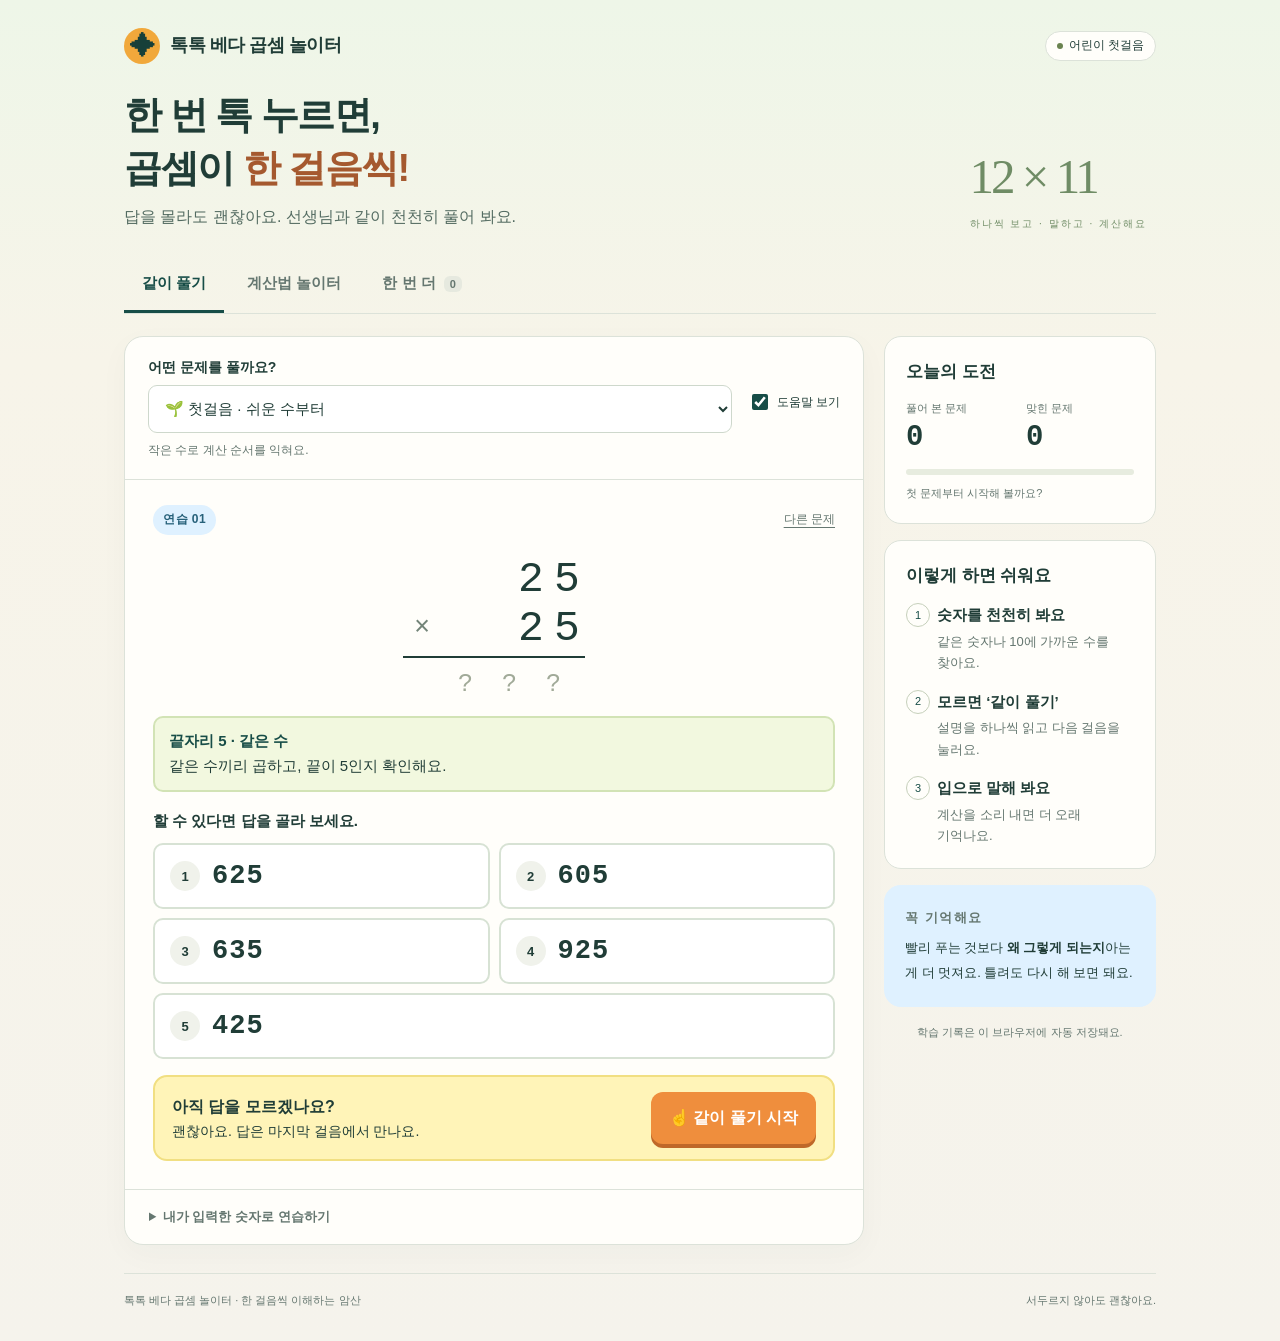
<file: 베다수학(2x2).html>
<!DOCTYPE html>
<html lang="ko">
<head>
<meta charset="UTF-8">
<meta name="viewport" content="width=device-width,initial-scale=1">
<meta name="theme-color" content="#174d47">
<title>톡톡 베다 곱셈 놀이터 · 어린이 단계별 학습</title>
<style>
:root{--bg:#f5f3ec;--paper:#fffefa;--ink:#203d37;--muted:#657770;--line:#dce2d9;--green:#174d47;--lime:#e8f0cf;--orange:#b2542e;--orangebg:#fff0e6;--red:#ad4242;--redbg:#fff0ed;--shadow:0 9px 30px #24473808}
*{box-sizing:border-box}body{margin:0;background:var(--bg);color:var(--ink);font-family:"Pretendard","Noto Sans KR",-apple-system,BlinkMacSystemFont,"Segoe UI",sans-serif;font-size:15px;line-height:1.65;word-break:keep-all}button,input,select{font:inherit}button,select,summary{cursor:pointer}button{touch-action:manipulation}button:focus-visible,input:focus-visible,select:focus-visible,summary:focus-visible,a:focus-visible{outline:3px solid #b56c2e;outline-offset:3px}button:disabled{cursor:default}button{color:inherit}a{color:var(--green)}[hidden]{display:none!important}h1,h2,h3,p{margin:0}svg{max-width:100%}.wrap{max-width:1112px;margin:auto;padding:28px 24px 32px}.masthead{display:flex;align-items:center;justify-content:space-between;gap:16px;margin-bottom:25px}.brand{display:flex;gap:10px;align-items:center;font-weight:800;letter-spacing:-.5px}.brand-icon{background:var(--green);color:#fff;border-radius:11px;width:36px;height:36px;display:grid;place-items:center;font-size:25px;line-height:1}.micro{font-size:11px;letter-spacing:1.9px;font-weight:750;color:var(--muted)}.tag{display:inline-flex;align-items:center;gap:6px;border:1px solid var(--line);border-radius:30px;padding:4px 11px;font-size:12px;background:var(--paper);white-space:nowrap}.tag:before{content:"";width:6px;height:6px;border-radius:50%;background:#6a8350}.intro{display:flex;justify-content:space-between;align-items:flex-end;gap:24px;margin-bottom:28px}.intro h1{font-size:34px;line-height:1.4;letter-spacing:-1.5px;font-weight:800}.intro h1 em{font-style:normal;color:#a5592f}.intro p{color:var(--muted);margin-top:9px}.intro-mark{font-size:49px;letter-spacing:-3px;line-height:1.2;font-family:Georgia,serif;color:#819479;white-space:nowrap;padding-right:9px}.intro-mark small{display:block;font:10px sans-serif;letter-spacing:2px;text-align:right;margin-top:10px}.tabs{display:flex;gap:5px;border-bottom:1px solid var(--line);margin-bottom:22px}.tab{border:0;background:transparent;padding:12px 18px 14px;font-weight:700;color:var(--muted);border-bottom:3px solid transparent}.tab[aria-selected="true"]{color:var(--green);border-bottom-color:var(--green)}.tab .count{font-size:11px;background:#e6e9df;padding:2px 6px;border-radius:6px;margin-left:4px}.layout{display:grid;grid-template-columns:minmax(0,1fr) 272px;gap:20px;align-items:start}.panel{background:var(--paper);border:1px solid var(--line);border-radius:19px;box-shadow:var(--shadow);overflow:hidden}.toolbar{display:flex;align-items:flex-end;gap:16px;padding:19px 23px;border-bottom:1px solid var(--line)}.field{flex:1;min-width:0}.field label{display:block;font-weight:700;font-size:12px;margin-bottom:6px;color:var(--muted)}select{width:100%;padding:10px 34px 10px 12px;border:1px solid #ced8cc;border-radius:9px;background:var(--paper);color:var(--ink);max-width:100%;font-size:14px}.hint-toggle{display:flex;align-items:center;gap:6px;font-size:12px;white-space:nowrap;padding-bottom:11px}.hint-toggle input{accent-color:var(--green);width:16px;height:16px}.question{padding:22px 25px 24px}.q-top{display:flex;justify-content:space-between;gap:8px;align-items:center}.q-index{font-size:12px;font-weight:750;letter-spacing:1px;color:var(--muted)}.small-button{border:0;background:transparent;text-decoration:underline;text-underline-offset:4px;font-size:12px;color:var(--muted);padding:6px 0}.vertical-wrap{padding:19px 0 18px;display:flex;justify-content:center}.vertical{display:grid;grid-template-columns:38px repeat(4,36px);font-family:ui-monospace,SFMono-Regular,Consolas,monospace;grid-template-rows:49px 49px 2px 43px;align-items:center;text-align:center;font-size:43px;line-height:1;max-width:100%}.vertical .op{grid-column:1;grid-row:2;font-size:27px;color:#738478}.vertical .a10{grid-column:4;grid-row:1}.vertical .a1{grid-column:5;grid-row:1}.vertical .b10{grid-column:4;grid-row:2}.vertical .b1{grid-column:5;grid-row:2}.vertical .bar{grid-column:1/6;grid-row:3;background:var(--ink);height:2px;margin-top:6px}.vertical .unknown{grid-column:2/6;grid-row:4;letter-spacing:7px;font-size:25px;color:#a1aa98;padding-top:16px}.vertical .answer{grid-column:2/6;grid-row:4;text-align:right;font-size:31px;letter-spacing:3px;padding-top:13px;color:var(--green)}.hint{font-size:13px;background:var(--lime);border-radius:10px;padding:11px 14px;margin:0 0 17px;line-height:1.65}.hint strong{color:var(--green)}.choose-label{font-size:13px;color:var(--muted);margin:2px 0 10px}.choices{display:grid;grid-template-columns:repeat(2,minmax(0,1fr));gap:9px}.choice{position:relative;display:flex;align-items:center;gap:12px;padding:12px 15px;border:1px solid #d5ddd2;border-radius:10px;background:#fff;min-height:56px;text-align:left;transition:border-color .15s,background .15s}.choice:last-child{grid-column:1/3}.choice:not(:disabled):hover{border-color:var(--green);background:#f0f5e8}.choice-key{width:23px;height:23px;border-radius:50%;display:grid;place-items:center;background:#f0f2eb;font-size:11px;font-weight:700;flex-shrink:0}.choice-value{font:600 24px ui-monospace,SFMono-Regular,Consolas,monospace;letter-spacing:1px}.choice-state{margin-left:auto;font-size:11px;font-weight:700}.choice.correct{border:2px solid var(--green);padding:11px 14px;background:#edf4e2;color:var(--green)}.choice.correct .choice-key{background:var(--green);color:white}.choice.wrong{border:2px solid var(--red);padding:11px 14px;background:var(--redbg);color:var(--red)}.choice.wrong .choice-key{background:var(--red);color:white}.choice.dim{opacity:.65}.feedback{margin-top:15px;padding:15px 17px;border-radius:11px;border:1px solid #c4d6b8;background:#eef4e4;font-size:13px}.feedback strong{display:block;font-size:17px;margin-bottom:4px}.feedback.missed{background:var(--orangebg);border-color:#ebceb9}.explanation{padding:23px 25px 25px;border-top:1px solid var(--line);background:#fcfdf8;scroll-margin-top:16px}.eyebrow{font-size:11px;font-weight:800;letter-spacing:1.5px;color:var(--muted);margin-bottom:6px}.lesson-heading{display:flex;align-items:flex-start;justify-content:space-between;gap:10px}.lesson-heading h2{font-size:19px;letter-spacing:-.6px;line-height:1.5}.method-note{color:var(--muted);font-size:12px;margin-top:5px}.step-progress{display:flex;gap:6px;margin:20px 0 15px}.step-dot{height:6px;border-radius:8px;border:0;flex:1;background:#e0e6db;padding:0}.step-dot.done{background:#91aa70}.step-dot.active{background:var(--green)}.step-card{border:1px solid #dce4d3;background:white;padding:19px;border-radius:13px;margin-bottom:12px}.step-title{display:flex;align-items:center;gap:10px;font-weight:750;font-size:15px;margin-bottom:12px}.step-number{width:26px;height:26px;display:grid;place-items:center;flex-shrink:0;background:var(--green);color:white;border-radius:8px;font-size:12px}.step-card p{font-size:14px;color:#435c51;line-height:1.85}.equation{font-family:ui-monospace,SFMono-Regular,Consolas,monospace;font-size:21px;font-weight:650;line-height:1.8;letter-spacing:-.5px;background:#f3f6ed;border-radius:8px;padding:11px 14px;margin-top:13px;overflow-wrap:anywhere;word-break:normal}.equation small{font-family:inherit;font-size:14px;font-weight:500}.nav-steps{display:flex;gap:9px;align-items:center}.button{padding:10px 17px;border:1px solid #cbd7c6;background:white;border-radius:9px;font-size:14px;font-weight:700;min-height:44px}.button.primary{background:var(--green);border-color:var(--green);color:white}.button:disabled{opacity:.45}.nav-steps .primary{margin-left:auto}.all-steps{margin-top:13px;display:flex;justify-content:space-between;font-size:12px}.text-button{border:0;background:transparent;color:var(--green);font-size:12px;text-decoration:underline;text-underline-offset:3px;padding:5px 0}.why{border-top:1px solid var(--line);margin-top:20px;padding-top:16px}.why summary{font-weight:750;font-size:13px}.why p{color:var(--muted);font-size:13px;margin-top:10px}.why .equation{font-size:16px}.caution{border-left:3px solid #cb874b;background:#faf1e6;margin-top:15px;padding:11px 13px;font-size:13px}.alternative{margin-top:14px}.alternative summary{font-size:13px;font-weight:700}.alt-body{padding-top:12px}.custom{border-top:1px solid var(--line);padding:16px 24px;color:var(--muted);font-size:13px}.custom summary{font-weight:650}.custom-row{display:flex;align-items:center;gap:9px;margin-top:13px;flex-wrap:wrap}.custom input{width:72px;border:1px solid #cbd7c6;background:white;padding:9px;border-radius:8px;text-align:center;color:var(--ink)}.custom .error{color:var(--red);font-size:12px;margin-top:8px}.side{display:grid;gap:16px}.side-card{border:1px solid var(--line);border-radius:17px;background:var(--paper);padding:21px}.side-card h2{font-size:15px;margin-bottom:13px}.stats{display:grid;grid-template-columns:1fr 1fr;gap:12px;margin-bottom:15px}.stat span{display:block;font-size:11px;color:var(--muted)}.stat b{display:block;font:600 29px ui-monospace,Consolas,monospace;letter-spacing:-1px;padding-top:4px}.stat b small{font-size:13px}.accuracy{height:6px;background:#e7ecdf;border-radius:10px;overflow:hidden}.accuracy span{display:block;height:100%;width:0;background:#63845b;transition:width .2s}.stat-caption{font-size:11px;color:var(--muted);margin-top:9px}.small-steps{list-style:none;counter-reset:flow;padding:0;margin:0;display:grid;gap:16px}.small-steps li{counter-increment:flow;position:relative;padding-left:31px;font-size:12px;color:var(--muted)}.small-steps li:before{content:counter(flow);position:absolute;left:0;top:0;display:grid;place-items:center;border:1px solid #c6d0bb;border-radius:50%;width:22px;height:22px;font-size:11px;color:var(--green)}.small-steps strong{display:block;font-size:13px;color:var(--ink);margin-bottom:3px}.tip-card{background:#e9eddc;border:0}.tip-card p{font-size:13px;line-height:1.9}.side-foot{font-size:11px;color:var(--muted);text-align:center;padding:0 10px}.section-head{margin:4px 0 21px}.section-head h2{font-size:24px;letter-spacing:-.8px}.section-head p{font-size:14px;color:var(--muted);margin-top:6px}.rule-grid{display:grid;grid-template-columns:repeat(2,minmax(0,1fr));gap:16px}.rule-card{padding:23px;display:flex;flex-direction:column}.rule-top{display:flex;gap:12px;align-items:flex-start}.rule-code{font:500 18px Georgia,serif;color:#8b794e;background:#f3eedf;padding:5px 9px;border-radius:7px}.rule-top h3{font-size:17px;line-height:1.5}.rule-card .condition{font-size:13px;color:var(--muted);margin-top:9px;min-height:43px}.rule-example{font:600 26px ui-monospace,Consolas,monospace;color:var(--green);margin:15px 0 9px;letter-spacing:-1px}.rule-card .recipe{font-size:13px;line-height:1.85;margin-bottom:12px}.rule-card .rule-warning{font-size:12px;color:#92532f;margin-bottom:14px}.rule-card .button{margin-top:auto;align-self:flex-start}.source-box{font-size:12px;color:var(--muted);margin:23px 0 5px;border-top:1px solid var(--line);padding-top:17px}.source-box p{margin:8px 0}.source-box a{margin-right:13px}.empty{padding:54px 24px;text-align:center}.empty-mark{font-size:34px;margin-bottom:10px}.empty h3{font-size:20px;margin-bottom:8px}.empty p{font-size:14px;color:var(--muted)}.review-list{display:grid;gap:12px}.review-item{padding:18px 21px;display:flex;align-items:center;justify-content:space-between;gap:15px}.review-item h3{font:600 25px ui-monospace,Consolas,monospace;margin-bottom:4px}.review-item p{font-size:12px;color:var(--muted)}.review-actions{display:flex;gap:12px;align-items:center}.review-head{display:flex;justify-content:space-between;align-items:center;gap:10px}.footer{display:flex;justify-content:space-between;gap:20px;border-top:1px solid var(--line);font-size:11px;color:var(--muted);padding-top:17px;margin-top:28px}.blocks{display:flex;align-items:center;justify-content:center;gap:8px;margin:17px 0 3px;flex-wrap:wrap}.block{text-align:center;background:#edf3e4;border:1px solid #dce7d0;border-radius:9px;min-width:90px;padding:10px 12px}.block.orange{background:var(--orangebg);border-color:#f0dbc7}.block b{display:block;font:650 29px ui-monospace,Consolas,monospace}.block span{display:block;font-size:10px;color:var(--muted);margin-top:4px}.join{font-size:22px;color:#7a8d76}.visual-note{font-size:11px!important;text-align:center;margin-top:8px;color:var(--muted)!important}.cross-visual{display:flex;align-items:center;gap:15px;justify-content:center;margin-top:13px;flex-wrap:wrap}.cross-visual svg{width:170px;height:177px;flex-shrink:0}.carry-box{font-size:12px;color:var(--muted);max-width:190px;padding:11px 13px;background:#f5f3eb;border-radius:9px}.partial-answer{display:flex;justify-content:center;gap:6px;margin-top:8px}.digit-box{width:36px;min-height:43px;display:grid;place-items:center;border-radius:7px;border:1px solid #ccd8c2;background:#f0f5e8;font:600 25px ui-monospace,monospace}.digit-box.blank{color:#aab29f;background:#f9faf5}.base-table{margin:15px auto 0;border-collapse:collapse;min-width:210px;text-align:center;font-family:ui-monospace,Consolas,monospace}.base-table th{font:500 11px sans-serif;color:var(--muted);padding:4px 12px}.base-table td{padding:5px 13px;font-size:24px}.base-table td:last-child{color:var(--orange);border-left:1px solid var(--line)}.base-table tr:last-child{border-bottom:2px solid var(--ink)}.mono{font-family:ui-monospace,Consolas,monospace}.announcement{position:absolute;width:1px;height:1px;padding:0;margin:-1px;overflow:hidden;clip:rect(0,0,0,0);white-space:nowrap;border:0}
@media(max-width:850px){.layout{grid-template-columns:minmax(0,1fr) 235px}.toolbar{padding:16px 18px;gap:9px}.question,.explanation{padding:20px}.intro h1{font-size:29px}.intro-mark{font-size:39px}.side-card{padding:17px}}
@media(max-width:680px){.wrap{padding:17px 14px 24px}.masthead{margin-bottom:20px}.intro{margin-bottom:18px}.intro h1{font-size:27px;line-height:1.4;letter-spacing:-1.1px}.intro p{font-size:12px;margin-top:7px}.intro-mark{display:none}.brand{font-size:14px}.brand-icon{width:32px;height:32px;font-size:23px}.tag{font-size:10px;padding:3px 8px}.tabs{margin-bottom:16px;gap:0}.tab{padding:9px 14px 12px;font-size:14px}.layout{display:flex;flex-direction:column;gap:15px}.main-panel{width:100%}.side{width:100%;grid-template-columns:1fr 1fr;gap:12px}.side-card{padding:16px}.side-card.howto{display:none}.side-foot{grid-column:1/3}.toolbar{padding:14px;gap:8px}.hint-toggle{font-size:11px;gap:3px}.hint-toggle input{width:15px;height:15px}.field label{font-size:11px}select{font-size:12px;padding-left:9px}.question{padding:16px}.q-index{font-size:11px}.vertical-wrap{padding:8px 0 13px}.vertical{grid-template-rows:43px 43px 2px 40px;font-size:39px;grid-template-columns:32px repeat(4,31px)}.vertical .unknown{font-size:23px}.vertical .answer{font-size:28px}.hint{font-size:12px;margin-bottom:13px;padding:9px 11px}.choose-label{font-size:12px}.choices{gap:8px}.choice{padding:11px 12px;min-height:53px;gap:9px}.choice.correct,.choice.wrong{padding:10px 11px}.choice-value{font-size:23px}.choice-state{font-size:10px}.explanation{padding:18px 16px}.lesson-heading h2{font-size:17px}.step-card{padding:15px}.step-card p{font-size:13px}.step-title{font-size:14px}.equation{font-size:19px;padding:10px}.custom{padding:14px 16px}.rule-grid{grid-template-columns:1fr}.rule-card{padding:20px}.rule-card .condition{min-height:0}.section-head h2{font-size:22px}.section-head p{font-size:13px}.stat b{font-size:26px}.stats{gap:6px}.side-card h2{font-size:14px}.tip-card p{font-size:12px}.footer{font-size:10px;gap:12px}.review-item{padding:16px;gap:9px}.review-item h3{font-size:22px}.review-actions{gap:10px}.review-actions .button{font-size:12px;padding:8px 11px}.cross-visual{gap:5px}.carry-box{max-width:145px;font-size:11px}.cross-visual svg{width:145px}.block{min-width:76px;padding:8px 10px}.block b{font-size:25px}.block span{font-size:9px}}
@media(prefers-reduced-motion:reduce){*{scroll-behavior:auto!important;transition:none!important}}
@media print{body{background:white}.wrap{max-width:100%;padding:0}.masthead,.intro,.tabs,.toolbar,.side,.custom,.choices,.nav-steps,.all-steps,.footer,.q-top button,.source-box,.review-actions{display:none!important}.layout{display:block}.panel{border:0;box-shadow:none}.step-card{break-inside:avoid}.question{padding:10px}.explanation{padding:15px}.vertical-wrap{padding:0}.rule-grid{display:block}.rule-card{break-inside:avoid}.button{display:none}}

/* 초등 저학년용: 큰 글씨, 넓은 터치 영역, 한 번에 한 가지에 집중하는 흐름 */
:root{--kid-yellow:#fff4b8;--kid-blue:#dff1ff;--kid-pink:#ffe7e2;--kid-green:#dff1cf;--kid-deep:#123f3a}
body{font-size:16px;background:linear-gradient(180deg,#eef6e8 0,#f7f4e9 360px,var(--bg) 100%)}
.wrap{max-width:1080px}.brand{font-size:18px}.brand-icon{border-radius:50%;background:#f1a83b;color:#173f39;font-weight:900}.intro h1{font-size:38px}.intro p{font-size:16px;color:#536b61}.intro-mark{color:#6f8c65}.tab{min-height:52px;font-size:15px}.toolbar{align-items:center}.field label{font-size:14px;color:var(--ink)}select{min-height:48px;font-size:15px;background-color:#fff}.question{padding:24px 28px 28px}.q-index{padding:5px 10px;border-radius:999px;background:var(--kid-blue);color:#27617a;letter-spacing:.5px}.choose-label{font-size:15px;color:var(--ink);font-weight:700}.choice{min-height:66px;border-width:2px;border-color:#d7e2d4}.choice-key{width:30px;height:30px;font-size:13px}.choice-value{font-size:27px}.hint{font-size:15px;border:2px solid #d2e3b5;background:#f2f8df}.helper-row{display:flex;align-items:center;justify-content:space-between;gap:16px;margin-top:16px;padding:15px 17px;border-radius:14px;background:var(--kid-yellow);border:2px solid #f1df82}.helper-row p{font-size:14px;line-height:1.6}.helper-row strong{display:block;font-size:16px}.help-button{border:0;border-radius:12px;background:#ef8e3d;color:#fff;font-weight:800;min-height:52px;padding:10px 18px;white-space:nowrap;box-shadow:0 4px 0 #bf6829}.help-button:active{transform:translateY(2px);box-shadow:0 2px 0 #bf6829}.explanation{padding:26px 28px 29px;background:#fffdf5}.lesson-heading h2{font-size:23px}.method-note{font-size:14px;color:#51685f;margin-top:8px}.step-progress{gap:9px;margin:21px 0 17px}.step-dot{height:12px;border-radius:12px}.step-dot:disabled{cursor:default;opacity:.58}.step-dot.done{opacity:1}.step-card{border:2px solid #cfe0c6;border-radius:18px;padding:22px;background:#fff;box-shadow:0 5px 0 #e8eee2;animation:step-in .22s ease-out}.step-kicker{font-size:11px!important;letter-spacing:1.5px;color:#7c8d84!important;font-weight:800;margin-bottom:8px!important}.step-title{font-size:19px;margin-bottom:14px}.step-number{width:34px;height:34px;border-radius:50%;font-size:15px;background:#ef8e3d}.step-card p{font-size:16px;line-height:1.9;color:#324f45}.equation{font-size:24px;line-height:1.7;background:#edf7e4;border:2px solid #d8e9c9;text-align:center;margin-top:16px}.look-tip{display:flex;gap:10px;align-items:flex-start;margin-top:16px;padding:12px 14px;border-radius:12px;background:var(--kid-blue);color:#315f72;font-size:13px;line-height:1.65}.look-tip b{white-space:nowrap;color:#20536b}.nav-steps{margin-top:17px}.nav-steps .button{min-height:54px}.nav-steps .primary{font-size:16px;padding-inline:22px;box-shadow:0 4px 0 #0c332f}.nav-steps .primary:active:not(:disabled){transform:translateY(2px);box-shadow:0 2px 0 #0c332f}.celebration{display:none;margin-top:15px;padding:15px 16px;border-radius:14px;background:var(--kid-yellow);font-weight:800;text-align:center}.celebration.show{display:block}.why summary,.alternative summary{min-height:44px;display:flex;align-items:center;font-size:14px}.caution{border-left-width:5px;border-radius:0 10px 10px 0}.side-card h2{font-size:17px}.small-steps li{font-size:13px}.small-steps strong{font-size:15px}.tip-card{background:var(--kid-blue)}.beginner-note{margin-top:8px;font-size:12px;color:var(--muted)}
@keyframes step-in{from{opacity:.2;transform:translateY(7px)}to{opacity:1;transform:none}}
@media(max-width:680px){body{font-size:15px}.intro h1{font-size:30px}.intro p{font-size:14px}.tab{font-size:13px;padding-inline:11px}.question{padding:17px}.choices{grid-template-columns:1fr}.choice:last-child{grid-column:auto}.choice{min-height:60px}.helper-row{align-items:stretch;flex-direction:column}.help-button{width:100%}.explanation{padding:21px 17px 23px}.lesson-heading h2{font-size:20px}.step-card{padding:18px 16px}.step-card p{font-size:15px}.equation{font-size:22px}.nav-steps{display:grid;grid-template-columns:auto 1fr}.nav-steps .primary{width:100%}.all-steps{gap:12px}.side{grid-template-columns:1fr}.side-foot{grid-column:auto}}
@media print{.helper-row,.celebration,.look-tip{display:none!important}}

/* 움직이는 세로 계산판 */
.step-card{overflow:hidden;background:linear-gradient(145deg,#fff 0,#fffdf4 100%)}
.vertical-stage{position:relative;margin:0 -4px 20px;padding:17px 14px 15px;border-radius:20px;background:radial-gradient(circle at 15% 10%,#335b80 0,#18334f 38%,#10263d 100%);box-shadow:0 10px 24px #10263d28,inset 0 0 0 2px #ffffff18;color:#fff;overflow:hidden}
.vertical-stage:before,.vertical-stage:after{content:"";position:absolute;border-radius:50%;background:#fff;opacity:.22;animation:twinkle 1.8s ease-in-out infinite}
.vertical-stage:before{width:8px;height:8px;top:17px;left:19px}.vertical-stage:after{width:5px;height:5px;right:23px;top:49px;animation-delay:.55s}
.board-caption{display:flex;align-items:center;justify-content:space-between;gap:10px;margin-bottom:9px;font-size:12px;color:#cce7ff;font-weight:750}.board-caption span:last-child{color:#ffe98c}
.calc-board{position:relative;width:max-content;min-width:282px;margin:auto;padding:5px 18px 12px;font-family:ui-monospace,SFMono-Regular,Consolas,monospace}
.calc-grid{display:grid;grid-template-columns:32px repeat(4,48px);align-items:center;text-align:center}
.place-row{font:700 10px/1 sans-serif;color:#82a6c6;margin-bottom:5px}.place-row span:first-child{grid-column:1}.place-row .place-h{grid-column:3}.place-row .place-t{grid-column:4}.place-row .place-o{grid-column:5}
.carry-lane{height:42px;position:relative}.carry-label{grid-column:1;font:800 10px/1 sans-serif;color:#ffc868;align-self:center}.carry-chip{width:31px;height:31px;display:grid;place-items:center;justify-self:center;border-radius:50%;background:#ffca4b;color:#402d00;font:900 18px/1 sans-serif;box-shadow:0 0 0 4px #ffca4b33,0 0 17px #ffd86a;z-index:3}.carry-chip.fly-up{animation:carry-rise .72s cubic-bezier(.2,.85,.28,1.35) both}.carry-chip.old{opacity:.45;transform:scale(.82)}.carry-one{grid-column:4}.carry-two{grid-column:3}.number-row{min-height:52px;font-size:42px;line-height:1;font-weight:850}.number-row .operator{grid-column:1;color:#ff9d73;font-size:31px}.calc-digit{display:grid;place-items:center;width:42px;height:47px;justify-self:center;border-radius:10px;color:#f7fbff;text-shadow:0 2px 8px #0006;transition:.2s}.digit-thousands{grid-column:2}.digit-hundreds{grid-column:3}.digit-tens{grid-column:4}.digit-ones{grid-column:5}.calc-digit.active{background:#ffffff17;box-shadow:inset 0 0 0 2px #7ee7ff,0 0 18px #36c9ff99;animation:digit-glow .9s ease-in-out infinite alternate}.calc-digit.cross-a{box-shadow:inset 0 0 0 2px #ff9d73,0 0 16px #ff7d50aa}.calc-digit.cross-b{box-shadow:inset 0 0 0 2px #8bf0b1,0 0 16px #53db89aa}.calc-line{height:4px;margin:7px 0 8px 32px;border-radius:5px;background:linear-gradient(90deg,#ff8d68,#ffd568,#7ae3ff,#8eefb3);box-shadow:0 0 14px #80eaff77;animation:line-flash .65s ease-out both}.answer-row{min-height:55px;font-size:41px;font-weight:900}.answer-row .answer-mark{grid-column:1;color:#75dff3;font-size:23px}.answer-digit{display:grid;place-items:center;width:42px;height:48px;justify-self:center;border-radius:10px;color:#fff}.answer-digit.blank{color:#7794ab;border:2px dashed #57738b;font-size:21px}.answer-digit.drop{background:#30c48d;box-shadow:0 0 0 3px #30c48d33,0 0 20px #2ff2a4aa;animation:digit-drop .58s cubic-bezier(.2,.85,.25,1.35) both}.answer-digit.drop:nth-of-type(2){animation-delay:.08s}.answer-digit.drop:nth-of-type(3){animation-delay:.16s}.answer-digit.drop:nth-of-type(4){animation-delay:.24s}.board-action{position:relative;margin:12px auto 0;max-width:390px;min-height:58px;display:flex;align-items:center;justify-content:center;gap:9px;padding:11px 14px;border-radius:14px;background:#fff;color:#16384d;text-align:center;font-size:14px;font-weight:800;box-shadow:0 5px 0 #8ebbd0}.board-action .action-pop{font-size:24px;animation:pop-bounce .65s ease-out both}.board-action strong{color:#d9562a}.confetti{pointer-events:none;position:absolute;inset:0}.confetti i{position:absolute;top:-12px;width:8px;height:17px;border-radius:4px;animation:confetti-fall 1.15s ease-out both}.confetti i:nth-child(1){left:8%;background:#ffcc45}.confetti i:nth-child(2){left:24%;background:#ff6e78;animation-delay:.12s}.confetti i:nth-child(3){left:43%;background:#6ee7a8;animation-delay:.04s}.confetti i:nth-child(4){left:63%;background:#70d6ff;animation-delay:.18s}.confetti i:nth-child(5){left:80%;background:#c58cff;animation-delay:.09s}.confetti i:nth-child(6){left:93%;background:#ff9b54;animation-delay:.22s}.spoken-equation{margin-top:14px;padding:10px 13px;border-radius:11px;background:#f3f7ee;color:#476057;font-size:14px;text-align:center}.spoken-equation b{display:block;color:#26483d;font-size:11px;letter-spacing:1px;margin-bottom:4px}.spoken-equation .equation{border:0;background:transparent;margin:0;padding:0;font-size:18px;color:#26483d}.step-card>.step-kicker,.step-card>.step-title,.step-card>.step-copy,.step-card>.look-tip{max-width:650px;margin-left:auto;margin-right:auto}.step-card>.step-copy{text-align:center}.nav-steps .primary{background:linear-gradient(135deg,#12a874,#08765d);border:0;box-shadow:0 5px 0 #075342,0 9px 21px #0e8d6840}.nav-steps .primary:not(:disabled){animation:button-pulse 1.65s ease-in-out infinite}
@keyframes carry-rise{0%{opacity:0;transform:translateY(112px) scale(.4) rotate(-18deg)}65%{opacity:1;transform:translateY(-7px) scale(1.13) rotate(7deg)}100%{opacity:1;transform:none}}
@keyframes digit-drop{0%{opacity:0;transform:translateY(-58px) scale(.45) rotate(8deg)}70%{opacity:1;transform:translateY(7px) scale(1.1) rotate(-3deg)}100%{opacity:1;transform:none}}
@keyframes digit-glow{from{filter:brightness(.92);transform:scale(.98)}to{filter:brightness(1.25);transform:scale(1.04)}}
@keyframes line-flash{0%{transform:scaleX(0);transform-origin:left;filter:brightness(2)}100%{transform:scaleX(1);filter:brightness(1)}}
@keyframes pop-bounce{0%{transform:scale(.2) rotate(-20deg)}70%{transform:scale(1.25) rotate(8deg)}100%{transform:none}}
@keyframes twinkle{50%{opacity:.8;transform:scale(1.7)}}
@keyframes button-pulse{50%{filter:brightness(1.12);box-shadow:0 5px 0 #075342,0 9px 28px #20bb8660}}
@keyframes confetti-fall{0%{opacity:0;transform:translateY(-10px) rotate(0)}20%{opacity:1}100%{opacity:0;transform:translateY(285px) rotate(390deg)}}
@media(max-width:680px){.vertical-stage{padding-inline:7px;margin-inline:-5px}.calc-board{min-width:270px;padding-inline:11px}.calc-grid{grid-template-columns:29px repeat(4,45px)}.number-row{font-size:39px}.calc-digit,.answer-digit{width:39px}.board-action{font-size:13px}.spoken-equation .equation{font-size:16px}}
@media(prefers-reduced-motion:reduce){.carry-chip.fly-up,.answer-digit.drop,.calc-digit.active,.calc-line,.board-action .action-pop,.confetti i,.nav-steps .primary,.vertical-stage:before,.vertical-stage:after{animation:none!important}}
@media print{.vertical-stage{background:#fff;color:#111;box-shadow:none;border:2px solid #111}.board-caption,.place-row,.carry-label{color:#333}.calc-digit,.answer-digit{color:#111;text-shadow:none}.confetti{display:none}.spoken-equation{border:1px solid #bbb}}

/* 다른 풀이와 넓이 풀이 */
.explore-actions{display:grid;grid-template-columns:1fr 1fr;gap:9px;margin-top:15px}.explore-button{min-height:46px;border:2px solid #8cc9e5;border-radius:13px;background:#eaf7ff;color:#174f68;font-weight:800}.explore-button.area{border-color:#e8bb69;background:#fff5d5;color:#765118}.explore-button:disabled{opacity:.45}.learning-modal{position:fixed;inset:0;z-index:1000;padding:18px;background:#10263dd9;backdrop-filter:blur(8px);display:grid;place-items:center}.modal-shell{width:min(720px,100%);height:min(760px,calc(100dvh - 36px));display:flex;flex-direction:column;min-height:0;padding:22px;border-radius:24px;background:#fffdf5;box-shadow:0 28px 80px #07131f88;overflow:hidden}.modal-head{display:flex;align-items:flex-start;justify-content:space-between;gap:15px;flex:0 0 auto}.modal-head h2{font-size:23px}.modal-close{width:44px;height:44px;border:0;border-radius:50%;background:#173f39;color:white;font-size:28px;line-height:1}.method-chips{display:flex;gap:7px;overflow-x:auto;padding:12px 1px 7px;scrollbar-width:thin;flex:0 0 auto}.method-chip{border:1px solid #c8d8ce;border-radius:999px;background:#fff;padding:8px 12px;font-size:12px;font-weight:750;white-space:nowrap}.method-chip.active{background:#174d47;color:#fff;border-color:#174d47}.modal-progress{display:flex;gap:6px;margin:9px 0;flex:0 0 auto}.modal-progress span{height:7px;border-radius:10px;background:#dce4d8;flex:1}.modal-progress span.done{background:#ef9a45}.modal-progress span.active{background:#174d47}.modal-content{flex:1;min-height:0;display:grid;place-items:stretch;overflow:hidden}.modal-step{height:100%;min-height:0;border:2px solid #dce7d5;border-radius:18px;background:white;padding:18px;display:flex;flex-direction:column;justify-content:center;text-align:center;overflow:hidden}.modal-step h3{font-size:20px;margin-bottom:11px}.modal-step p{font-size:15px;line-height:1.75;color:#40594f}.modal-step .equation{margin:13px auto 0;width:min(440px,100%)}.modal-nav{display:grid;grid-template-columns:auto 1fr;gap:9px;padding-top:12px;flex:0 0 auto}.modal-nav .primary{margin:0}.area-step{justify-content:flex-start}.area-model{width:min(480px,100%);height:min(300px,42vh);margin:10px auto;display:grid;gap:5px;padding:27px 5px 5px 34px;position:relative}.area-cell{border-radius:13px;display:grid;place-items:center;padding:5px;font-weight:850;color:#28483d;box-shadow:inset 0 0 0 2px #ffffff99;transition:.25s}.area-cell.c1{background:#a9dfc2}.area-cell.c2{background:#a9d8f2}.area-cell.c3{background:#ffe08c}.area-cell.c4{background:#ffb4aa}.area-cell.wait{filter:grayscale(.85);opacity:.28}.area-cell.reveal{animation:area-pop .6s cubic-bezier(.2,.85,.25,1.3) both}.area-cell b{display:block;font-size:18px}.area-cell small{font-size:11px}.area-top,.area-left{position:absolute;font-size:11px;font-weight:800;color:#5e7068}.area-top{top:3px}.area-left{left:2px;writing-mode:vertical-rl;transform:rotate(180deg)}.area-sum{padding:9px 12px;border-radius:11px;background:#fff3c8;font-weight:850;color:#6f4a08;animation:area-pop .55s ease-out both}.modal-empty{display:grid;place-items:center;text-align:center;color:var(--muted)}
@keyframes area-pop{0%{opacity:.15;transform:scale(.72)}70%{transform:scale(1.06)}100%{opacity:1;transform:none}}

.carry-chip.fly-down{background:#ff8c72;color:#4b170d;box-shadow:0 0 0 4px #ff8c7233,0 0 17px #ff9b84;animation:carry-drop .72s cubic-bezier(.2,.85,.28,1.35) both}
@keyframes carry-drop{0%{opacity:0;transform:translateY(-75px) scale(.4) rotate(18deg)}65%{opacity:1;transform:translateY(7px) scale(1.13) rotate(-7deg)}100%{opacity:1;transform:none}}
@media(prefers-reduced-motion:reduce){.carry-chip.fly-down{animation:none!important}}
/* 화면 높이를 고정하지 않고, 내용 길이에 따라 자연스럽게 스크롤해요. */
body{-webkit-text-size-adjust:100%;text-size-adjust:100%}
body.modal-open{overflow:hidden}
main,.layout>*,.lesson-heading h2,.modal-head>div{min-width:0}
.brand-icon,.lesson-heading>.tag,.modal-close{flex-shrink:0}
.calc-board{--operator-width:32px;width:100%;max-width:282px;min-width:0}
.calc-grid{grid-template-columns:var(--operator-width) repeat(4,minmax(0,1fr))}
.calc-digit,.answer-digit{max-width:100%}
.calc-line{margin-left:var(--operator-width)}
.board-action>span:last-child{min-width:0;overflow-wrap:anywhere}
.modal-shell{height:min(760px,calc(100vh - 36px));height:min(760px,calc(100dvh - 36px));min-width:0}
.modal-content{display:block;overflow-y:auto;overscroll-behavior:contain;-webkit-overflow-scrolling:touch}
.modal-step{height:auto;min-height:100%;overflow:visible;justify-content:flex-start}
.modal-step>*{flex-shrink:0}
.modal-step h3 .step-number{display:inline-grid;vertical-align:middle}
.area-model{flex-shrink:0;min-height:220px}

@media screen and (max-width:680px){
  .wrap{padding:17px max(14px,env(safe-area-inset-right)) max(24px,env(safe-area-inset-bottom)) max(14px,env(safe-area-inset-left))}
  .masthead{flex-wrap:wrap;gap:8px}
  .brand{font-size:15px;min-width:0}
  .intro h1{font-size:28px}
  .intro p{font-size:14px;overflow-wrap:anywhere}
  .tabs .tab{flex:1;min-width:0;padding-inline:7px;font-size:13px}
  .layout{display:flex;flex-direction:column}
  .toolbar{flex-wrap:wrap;gap:8px 12px}
  .field{flex:1 1 210px}
  .field label{font-size:13px}
  select,.custom input{font-size:16px}
  .hint-toggle{padding-bottom:0;min-height:36px;font-size:13px}
  .hint-toggle input{width:18px;height:18px}
  .beginner-note{font-size:12px}
  .q-index{font-size:12px}
  .small-button{min-height:44px;padding:8px 0;font-size:13px}
  .hint{font-size:14px;line-height:1.75}
  .choose-label{font-size:14px}
  .choices{grid-template-columns:repeat(2,minmax(0,1fr));gap:8px}
  .choice,.choice.correct,.choice.wrong{display:grid;grid-template-columns:24px minmax(0,1fr);gap:3px 8px;min-width:0;min-height:60px;padding:10px}
  .choice:last-child{grid-column:1 / -1}
  .choice-key{width:24px;height:24px;font-size:12px}
  .choice-value{font-size:24px}
  .choice-state{grid-column:2;margin:0;font-size:11px;line-height:1.3}
  .choice-state:empty{display:none}
  .feedback{font-size:14px;line-height:1.75;scroll-margin-top:16px}
  .feedback strong{font-size:17px}
  .helper-row{padding:14px;gap:12px}
  .helper-row p{font-size:14px}
  .help-button{font-size:16px;white-space:normal}
  .explanation{padding:21px 16px 23px}
  .lesson-heading{align-items:flex-start}
  .lesson-heading h2{font-size:20px;overflow-wrap:anywhere}
  .method-note{font-size:14px;line-height:1.75}
  .step-progress{scroll-margin-top:16px}
  .step-card{padding:16px 12px}
  .step-title{font-size:17px;line-height:1.6}
  .step-card p{font-size:15px;line-height:1.85}
  .vertical-stage{margin:0 0 18px;padding:14px 8px 16px;border-radius:16px}
  .board-caption{align-items:flex-start;font-size:12px;line-height:1.5}
  .board-caption span:last-child{flex-shrink:0;white-space:nowrap}
  .calc-board{--operator-width:24px;padding:5px 0 10px}
  .number-row{font-size:36px}
  .answer-row{font-size:35px}
  .calc-digit,.answer-digit{width:36px}
  .board-action{margin-top:10px;padding:12px 9px;font-size:14px;line-height:1.7;gap:6px}
  .board-action .action-pop{font-size:22px;flex-shrink:0}
  .spoken-equation{padding:12px 10px}
  .spoken-equation .equation{font-size:18px;line-height:1.75}
  .look-tip{flex-direction:column;gap:4px;font-size:13px}
  .explore-actions{grid-template-columns:repeat(2,minmax(0,1fr))}
  .explore-button{min-height:48px;padding:8px;font-size:14px}
  .nav-steps{grid-template-columns:auto minmax(0,1fr);align-items:stretch}
  .nav-steps .button{min-width:0;min-height:54px;padding:10px 12px;font-size:14px;line-height:1.6}
  .nav-steps .primary{font-size:15px}
  .all-steps{flex-wrap:wrap;gap:4px 12px}
  .all-steps .text-button{min-height:44px;font-size:13px}
  .custom-row{gap:8px}
  .custom input{min-height:44px}
  .footer{flex-wrap:wrap;gap:8px}
  .learning-modal{padding:10px max(10px,env(safe-area-inset-right)) max(10px,env(safe-area-inset-bottom)) max(10px,env(safe-area-inset-left))}
  .modal-shell{height:100%;max-height:760px;padding:14px;border-radius:18px}
  .modal-head{gap:10px}
  .modal-head h2{font-size:19px;line-height:1.5;overflow-wrap:anywhere}
  .modal-close{width:44px;height:44px;font-size:26px}
  .method-chip{min-height:44px;font-size:13px}
  .modal-step{padding:16px 12px;border-radius:14px}
  .modal-step h3{font-size:18px;line-height:1.5}
  .modal-step p{font-size:15px;line-height:1.8}
  .modal-step .equation{font-size:18px;padding:10px;line-height:1.65}
  .modal-nav{grid-template-columns:auto minmax(0,1fr);gap:8px}
  .modal-nav .button{min-width:0;min-height:48px;padding:10px;font-size:14px}
  .area-model{height:240px;margin:12px auto;padding:27px 4px 4px 28px;gap:4px}
  .area-cell{min-width:0;border-radius:9px;padding:4px}
  .area-cell b{font-size:16px}
  .area-cell small{font-size:11px}
  .area-sum{font-size:14px}
}

@media screen and (max-width:350px){
  .masthead .tag{font-size:9px}
  .brand{font-size:14px}
  .tabs .tab{font-size:12px;padding-inline:5px}
  .lesson-heading{flex-wrap:wrap}
  .choice-value{font-size:22px}
  .modal-shell{padding:10px}
  .modal-step{padding:14px 8px}
  .area-cell b{font-size:14px}
}

@media screen and (max-height:500px){
  .learning-modal{padding:8px}
  .modal-shell{height:100%;max-height:100%;padding:12px}
  .modal-head h2{font-size:18px}
  .method-chips{padding-block:5px}
  .modal-nav{padding-top:8px}
}
/* 요청한 계산법에서만 사용하는 누적 계산판: 기존 화면 스타일은 그대로 유지해요. */
.cumulative-diagram{display:block;width:100%;max-width:360px;height:auto;margin:4px auto 0}
.cumulative-diagram text{font-family:ui-monospace,SFMono-Regular,Consolas,monospace;font-variant-numeric:tabular-nums}
.cumulative-stage .board-caption span:last-child{flex-shrink:0}
@media print{.cumulative-stage{background:#18334f!important;print-color-adjust:exact;-webkit-print-color-adjust:exact}}
</style>
</head>
<body>
<div class="wrap">
  <header class="masthead"><div class="brand"><span class="brand-icon" aria-hidden="true">✦</span>톡톡 베다 곱셈 놀이터</div><span class="tag">어린이 첫걸음</span></header>
  <div class="intro"><div><h1>한 번 톡 누르면,<br>곱셈이 <em>한 걸음씩!</em></h1><p>답을 몰라도 괜찮아요. 선생님과 같이 천천히 풀어 봐요.</p></div><div class="intro-mark" aria-hidden="true">12 × 11<small>하나씩 보고 · 말하고 · 계산해요</small></div></div>
  <nav class="tabs" role="tablist" aria-label="학습 메뉴"><button class="tab" id="tab-quiz" role="tab" aria-selected="true" aria-controls="page-quiz" data-tab="quiz">같이 풀기</button><button class="tab" id="tab-theory" role="tab" aria-selected="false" aria-controls="page-theory" tabindex="-1" data-tab="theory">계산법 놀이터</button><button class="tab" id="tab-review" role="tab" aria-selected="false" aria-controls="page-review" tabindex="-1" data-tab="review">한 번 더 <span class="count" id="review-count">0</span></button></nav>
  <main>
  <section id="page-quiz" role="tabpanel" aria-labelledby="tab-quiz">
    <div class="layout">
      <div class="panel main-panel">
        <div class="toolbar"><div class="field"><label for="method-select">어떤 문제를 풀까요?</label><select id="method-select"><option value="starter">🌱 첫걸음 · 쉬운 수부터</option><option value="mixed">🎨 여러 계산법 골고루</option></select><p class="beginner-note" id="level-note">작은 수로 계산 순서를 익혀요.</p></div><label class="hint-toggle"><input type="checkbox" id="hint-toggle" checked>도움말 보기</label></div>
        <div class="question">
          <div class="q-top"><span class="q-index" id="q-index">연습 01</span><button id="skip" class="small-button">다른 문제</button></div>
          <div class="vertical-wrap"><div class="vertical" id="problem" role="img" aria-label="곱셈 문제"></div></div>
          <div class="hint" id="hint"></div>
          <p class="choose-label" id="choose-label">할 수 있다면 답을 골라 보세요.</p>
          <div class="choices" id="choices" role="group" aria-labelledby="choose-label"></div>
          <div class="feedback" id="feedback" role="status" hidden></div>
          <div class="helper-row" id="helper-row"><p><strong>아직 답을 모르겠나요?</strong>괜찮아요. 답은 마지막 걸음에서 만나요.</p><button class="help-button" id="help-solve" type="button">☝ 같이 풀기 시작</button></div>
        </div>
        <section class="explanation" id="explanation" aria-labelledby="lesson-title" hidden>
          <p class="eyebrow">한 번 탭하면 한 걸음</p><div class="lesson-heading"><h2 id="lesson-title"></h2><span class="tag" id="step-counter">1 / 4</span></div>
          <p class="method-note" id="method-note"></p><div class="step-progress" id="step-progress" aria-label="풀이 단계"></div><div id="step-content"></div>
          <div class="celebration" id="celebration">참 잘했어요! 답까지 차근차근 도착했어요. 🎉</div>
          <div class="explore-actions"><button class="explore-button" id="open-other" type="button">↗ 다른 계산법</button><button class="explore-button area" id="open-area" type="button">▦ 넓이로 풀기</button></div>
          <div class="nav-steps"><button class="button" id="step-prev">← 앞 걸음</button><button class="button primary" id="step-next">톡! 다음 걸음 →</button></div>
          <div class="all-steps"><button class="text-button" id="show-all">풀이를 한눈에 보기</button><button class="text-button" id="next-question">새 문제 만나기 →</button></div>
          <details class="why" id="why-details"><summary>더 알고 싶어요 · 어른과 함께 보는 원리</summary><div id="why-content"></div></details>
          <div class="caution" id="caution"></div>
          <details class="alternative" id="alternative"><summary>같은 문제의 다른 풀이 모아 보기</summary><div class="alt-body" id="alternative-content"></div></details>
        </section>
        <details class="custom"><summary>내가 입력한 숫자로 연습하기</summary><form id="custom-form" novalidate><div class="custom-row"><input id="custom-a" type="text" inputmode="numeric" pattern="[0-9]{2}" maxlength="2" placeholder="23" aria-label="첫 번째 두 자리 수"><span>×</span><input id="custom-b" type="text" inputmode="numeric" pattern="[0-9]{2}" maxlength="2" placeholder="47" aria-label="두 번째 두 자리 수"><button class="button" type="submit">문제 만들기</button></div><p style="margin-top:8px;font-size:12px">10~99를 입력하면 조건에 맞는 계산법을 자동으로 골라요.</p><p class="error" id="custom-error" role="alert"></p></form></details>
      </div>
      <aside class="side" aria-label="학습 현황과 도움말">
        <div class="side-card"><h2>오늘의 도전</h2><div class="stats"><div class="stat"><span>풀어 본 문제</span><b id="solved-stat">0</b></div><div class="stat"><span>맞힌 문제</span><b id="correct-stat">0</b></div></div><div class="accuracy"><span id="accuracy-bar"></span></div><p class="stat-caption" id="stats-caption">첫 문제부터 시작해 볼까요?</p></div>
        <div class="side-card howto"><h2>이렇게 하면 쉬워요</h2><ol class="small-steps"><li><strong>숫자를 천천히 봐요</strong>같은 숫자나 10에 가까운 수를 찾아요.</li><li><strong>모르면 ‘같이 풀기’</strong>설명을 하나씩 읽고 다음 걸음을 눌러요.</li><li><strong>입으로 말해 봐요</strong>계산을 소리 내면 더 오래 기억나요.</li></ol></div>
        <div class="side-card tip-card"><p class="eyebrow">꼭 기억해요</p><p>빨리 푸는 것보다 <strong>왜 그렇게 되는지</strong>아는 게 더 멋져요. 틀려도 다시 해 보면 돼요.</p></div>
        <p class="side-foot" id="save-note">학습 기록은 이 브라우저에 자동 저장돼요.</p>
      </aside>
    </div>
  </section>
  <section id="page-theory" role="tabpanel" aria-labelledby="tab-theory" hidden><div class="section-head"><h2>숫자 모양에 맞는 8가지 방법</h2><p>예시를 먼저 보고, 마음에 드는 계산법부터 천천히 연습해요.</p></div><div class="rule-grid" id="rule-grid"></div><details class="source-box"><summary>보호자·선생님께: 학습 범위와 참고 자료</summary><p>이 학습기는 베다 수학으로 알려진 암산법 가운데 두 자리 곱셈에 유용한 8가지 방법을 다룹니다. 모든 베다 수학 공식을 망라하지는 않습니다. 각 방법의 원리는 분배법칙과 십진법의 자릿값으로 설명합니다. 50·100 근처의 출제 범위는 계산 연습을 위한 범위이며, 해당 항등식 자체의 성립 범위가 아닙니다.</p><p>설명과 문제는 이 학습기에 맞추어 새로 작성했습니다. 원리 참고: Vedic Maths Academy, The Natural Calculator.</p><a href="https://vedicmaths.org/nc-tutorials/nc-chapter-3" target="_blank" rel="noopener noreferrer">특수한 곱셈</a><a href="https://vedicmaths.org/nc-tutorials/nc-chapter-4" target="_blank" rel="noopener noreferrer">앞·뒤 자리의 조건</a><a href="https://www.vedicmaths.org/nc-tutorials/nc-chapter-5" target="_blank" rel="noopener noreferrer">기준수 계산</a><a href="https://vedicmaths.org/nc-tutorials/nc-chapter-6-part-1" target="_blank" rel="noopener noreferrer">세로·교차 곱셈</a></details></section>
  <section id="page-review" role="tabpanel" aria-labelledby="tab-review" hidden><div class="section-head review-head"><div><h2>한 번 더, 내 것으로.</h2><p>틀린 문제를 다시 맞히면 이 목록에서 사라져요.</p></div></div><div id="review-list" class="review-list"></div></section>
  </main>
  <footer class="footer"><span>톡톡 베다 곱셈 놀이터 · 한 걸음씩 이해하는 암산</span><span>서두르지 않아도 괜찮아요.</span></footer>
</div>
<div class="learning-modal" id="learning-modal" role="dialog" aria-modal="true" aria-labelledby="modal-title" hidden>
  <div class="modal-shell">
    <header class="modal-head"><div><p class="eyebrow" id="modal-eyebrow">다른 길로도 가 봐요</p><h2 id="modal-title">다른 계산법</h2></div><button class="modal-close" id="modal-close" type="button" aria-label="닫기">×</button></header>
    <div class="method-chips" id="method-chips" aria-label="풀이 방법 선택"></div>
    <div class="modal-progress" id="modal-progress"></div>
    <div class="modal-content" id="modal-content"></div>
    <div class="modal-nav"><button class="button" id="modal-prev" type="button">← 앞 단계</button><button class="button primary" id="modal-next" type="button">다음 단계 →</button></div>
  </div>
</div>
<div class="announcement" id="announcement" role="status" aria-live="polite"></div>
<noscript><p style="padding:20px;background:#fff0ed">이 학습기는 JavaScript가 켜진 브라우저에서 실행됩니다. 파일을 내려받아 Chrome, Edge 또는 Safari에서 열어 주세요.</p></noscript>
<script>
'use strict';
// All lessons, problem generation, and records work offline; no network requests.
const $ = id => document.getElementById(id);
const tens = n => Math.floor(n / 10), units = n => n % 10;
const pad2 = n => String(n).padStart(2, '0');
const signed = n => n < 0 ? '−' + Math.abs(n) : '+' + n;
const factor = n => n < 0 ? '(−' + Math.abs(n) + ')' : String(n);
const plus = (a,b) => b < 0 ? `${a} − ${Math.abs(b)}` : `${a} + ${b}`;
const randomInt = (lo,hi) => Math.floor(Math.random()*(hi-lo+1))+lo;
function shuffled(xs){const a=[...xs];for(let i=a.length-1;i>0;i--){const j=randomInt(0,i);[a[i],a[j]]=[a[j],a[i]];}return a;}
const methods = [
 {id:'square5',name:'끝이 5인 수의 제곱',short:'끝자리 5 · 같은 수',condition:'두 수가 같고, 일의 자리가 5일 때',example:[35,35],recipe:'십의 자리 × (십의 자리 + 1)을 앞에 쓰고, 뒤에 25를 붙여요.',warning:'35 × 45에는 이 제곱 공식을 그대로 쓸 수 없어요.',test:(a,b)=>a===b&&units(a)===5,generate:()=>{const n=randomInt(1,9)*10+5;return[n,n];}},
 {id:'sameTens',name:'앞은 같고, 뒤의 합은 10',short:'십의 자리 같음 · 일의 합 10',condition:'십의 자리가 같고, 일의 자리끼리 더하면 10일 때',example:[43,47],recipe:'앞: 십의 자리 × (십의 자리 + 1). 뒤: 일의 자리끼리 곱한 값을 두 자리로 써요.',warning:'뒤가 9라면 09로 써야 해요. 41 × 49 = 2009.',test:(a,b)=>tens(a)===tens(b)&&units(a)+units(b)===10,generate:()=>{const t=randomInt(1,9),u=randomInt(1,9);return[t*10+u,t*10+10-u];}},
 {id:'sameUnits',name:'뒤는 같고, 앞의 합은 10',short:'일의 자리 같음 · 십의 합 10',condition:'일의 자리가 같고, 십의 자리끼리 더하면 10일 때',example:[27,87],recipe:'앞: 십의 자리끼리 곱한 값 + 공통 일의 자리. 뒤: 공통 일의 자리의 제곱을 두 자리로 써요.',warning:'앞부분에 공통 일의 자리를 더하는 것을 잊지 마세요.',test:(a,b)=>units(a)===units(b)&&tens(a)+tens(b)===10,generate:()=>{const t=randomInt(1,9),u=randomInt(0,9);return[t*10+u,(10-t)*10+u];}},
 {id:'base100',name:'100에 가까운 두 수',short:'100에서 부족한 만큼',condition:'두 수가 모두 100보다 작고 가까울 때 편리해요. 연습 범위: 80~99.',example:[98,97],recipe:'100에서 부족한 수를 구해요. 엇갈려 빼서 앞부분을, 부족한 수끼리 곱해서 뒷부분을 구해요.',warning:'뒷부분은 두 자리예요. 곱이 100 이상이면 앞부분으로 올려요.',test:(a,b)=>a>=80&&b>=80,generate:()=>[randomInt(80,99),randomInt(80,99)]},
 {id:'base50',name:'50에 가까운 두 수',short:'기준수 50 · 차이 이용',condition:'두 수가 50 근처일 때 편리해요. 연습 범위: 40~60.',example:[48,53],recipe:'50과의 차이를 구해요. (한 수 + 다른 수의 차이) × 50에, 두 차이의 곱을 더해요.',warning:'차이의 곱이 음수이면 빼요. 기준수가 50이므로 그대로 이어 붙이면 안 돼요.',test:(a,b)=>a>=40&&a<=60&&b>=40&&b<=60,generate:()=>[randomInt(40,60),randomInt(40,60)]},
 {id:'times11',name:'11을 곱하는 방법',short:'가운데에 두 자리의 합',condition:'두 수 중 하나가 11일 때',example:[76,11],recipe:'다른 수의 두 숫자 사이에 그 합을 넣어요. 합이 10 이상이면 왼쪽으로 1을 올려요.',warning:'76 × 11은 7 | 13 | 6을 그대로 붙이는 것이 아니라 836이에요.',test:(a,b)=>a===11||b===11,generate:()=>[randomInt(10,99),11]},
 {id:'teens',name:'10대 수끼리 곱하기',short:'기준수 10 · 넘친 만큼',condition:'두 수가 모두 10~19일 때',example:[17,18],recipe:'한 수에 다른 수의 일의 자리를 더한 뒤 10을 곱하고, 일의 자리끼리 곱한 값을 더해요.',warning:'기준수가 10이므로 뒷부분은 한 자리예요. 일의 곱이 10 이상이면 올려요.',test:(a,b)=>a<=19&&b<=19,generate:()=>[randomInt(10,19),randomInt(10,19)]},
 {id:'cross',name:'세로·교차 곱셈',short:'모든 두 자리 수에 적용',condition:'특별한 조건 없이 모든 두 자리 수에 쓸 수 있어요.',example:[76,48],recipe:'오른쪽 세로 → 가운데 교차 → 왼쪽 세로 순서로 곱해요. 각 단계의 올림을 다음 단계에 더해요.',warning:'교차 곱 두 개를 모두 더하고, 이전 단계의 올림도 더해야 해요.',test:()=>true,generate:()=>[randomInt(10,99),randomInt(10,99)]}
];
const methodMap = Object.fromEntries(methods.map(m=>[m.id,m]));
const starterProblems = [
 {a:12,b:11,id:'times11'},{a:21,b:11,id:'times11'},
 {a:15,b:15,id:'square5'},{a:25,b:25,id:'square5'},
 {a:12,b:13,id:'teens'},{a:13,b:14,id:'teens'},
 {a:21,b:29,id:'sameTens'},{a:32,b:38,id:'sameTens'}
];
function pickMethod(a,b){return methods.find(m=>m.test(a,b)).id;}
function applicableMethods(a,b){return methods.filter(method=>method.test(a,b)).map(method=>method.id);}
function blocks(left,right,width=2){return `<div class="blocks"><div class="block"><b>${left}</b><span>앞부분 × ${10**width}</span></div><span class="join">+</span><div class="block orange"><b>${String(right).padStart(width,'0')}</b><span>뒷부분 · ${width===2?'두':'한'} 자리</span></div><span class="join">=</span><div class="block"><b>${left*10**width+right}</b><span>완성된 답</span></div></div>`;}
function baseTable(a,b,da,db,base){return `<table class="base-table"><thead><tr><th>문제의 수</th><th>${base}과의 차이</th></tr></thead><tbody><tr><td>${a}</td><td>${signed(da)}</td></tr><tr><td>× ${b}</td><td>${signed(db)}</td></tr></tbody></table>`;}
function crossVisual(a,b,part,partial,carryText){
 const ta=tens(a),ua=units(a),tb=tens(b),ub=units(b);
 const line=(x1,x2,c)=>`<path d="M${x1} 58 L${x2} 102" stroke="${c}" stroke-width="2.3" fill="none"/><circle cx="${x2}" cy="102" r="3" fill="${c}"/>`;
 const paths=part==='right'?line(126,126,'#b2542e'):part==='cross'?line(65,126,'#174d47')+line(126,65,'#b2542e'):line(65,65,'#174d47');
 return `<div class="cross-visual"><svg viewBox="0 0 175 177" role="img" aria-label="${a} 곱하기 ${b}, ${part==='right'?'일의 자리끼리 곱하기':part==='cross'?'십의 자리와 일의 자리를 엇갈려 곱해 더하기':'십의 자리끼리 곱하기'}"><text x="65" y="14" text-anchor="middle" font-size="10" fill="#657770">십의 자리</text><text x="126" y="14" text-anchor="middle" font-size="10" fill="#657770">일의 자리</text>${paths}<g font-family="monospace" font-size="31" text-anchor="middle"><text x="65" y="46" fill="#174d47">${ta}</text><text x="126" y="46" fill="#b2542e">${ua}</text><text x="65" y="134" fill="#174d47">${tb}</text><text x="126" y="134" fill="#b2542e">${ub}</text><text x="23" y="133" fill="#657770" font-size="24">×</text></g><path d="M28 148 H149" stroke="#203d37" stroke-width="2"/><text x="88" y="170" font-size="11" text-anchor="middle" fill="#657770">${part==='right'?'오른쪽 세로':part==='cross'?'가운데 교차':'왼쪽 세로'}</text></svg><div><div class="carry-box">${carryText}</div><div class="partial-answer">${[...partial].map(x=>`<span class="digit-box ${x==='?'?'blank':''}">${x}</span>`).join('')}</div></div></div>`;
}
const step = (title,text,formula,visual='')=>({title,text,formula,visual});
function buildLesson(a,b,id){
 const t=tens(a),u=units(a),s=tens(b),v=units(b),method=methodMap[id];
 let steps=[],why='',proof='',result=0;
 if(id==='square5'){
   const left=t*(t+1);result=left*100+25;
   steps=[step('조건부터 확인해요',`${a}와 ${b}는 같은 수이고, 끝자리가 모두 5예요. 같은 수끼리 곱하는 것을 ‘제곱’이라고 해요.`,`${a} × ${a} = ${a}²`),step('앞부분을 만들어요',`십의 자리 ${t}에, 1 큰 수인 ${t+1}을 곱해요. 이 결과는 답에서 100의 묶음이 돼요.`,`${t} × (${t} + 1) = ${left}`),step('뒷부분은 항상 25예요','일의 자리 5끼리 곱해요. 뒤에 들어갈 두 자리는 25예요.','5 × 5 = 25'),step('앞과 뒤를 합쳐요',`앞부분 ${left}는 ${left*100}을 뜻해요. 여기에 25를 더하면 완성이에요.`,`${left} × 100 + 25 = ${result}`,blocks(left,25))];
   why=`${a}를 ${t*10} + 5로 나누어 생각해요. 가운데 두 곱의 합이 100 × ${t}가 되어, ${t}² + ${t} = ${t} × ${t+1}로 묶을 수 있어요.`;
   proof='(10t + 5)² = 100t² + 100t + 25<br>= 100t(t + 1) + 25';
 }else if(id==='sameTens'){
   const left=t*(t+1),right=u*v;result=left*100+right;
   steps=[step('두 가지 조건을 확인해요',`십의 자리는 ${t}로 같아요. 일의 자리의 합도 ${u} + ${v} = 10이에요. 두 조건이 모두 맞아야 해요.`,`${t} = ${s} &nbsp; / &nbsp; ${u} + ${v} = 10`),step('앞부분을 구해요',`공통 십의 자리 ${t}에, 1 큰 수 ${t+1}을 곱해요.`,`${t} × (${t} + 1) = ${left}`),step('뒷부분을 구해요',`일의 자리끼리 곱해요. ${right<10?`${right}는 한 자리지만, 뒷부분은 두 자리여야 하므로 ${pad2(right)}로 적어요.`:'이 값이 답의 마지막 두 자리가 돼요.'}`,`${u} × ${v} = ${right}${right<10?` → ${pad2(right)}`:''}`),step('100의 묶음과 나머지를 합쳐요',`앞부분 ${left} 뒤에 ${pad2(right)}를 붙여요. 이는 ${left} × 100 + ${right}와 같아요.`,`${left} × 100 + ${right} = ${result}`,blocks(left,right))];
   why=`일의 자리의 합이 10이어서 가운데 교차 곱이 ${t} × 100이 돼요. 그래서 앞부분을 ${t} × (${t} + 1)로 묶을 수 있어요.`;
   proof='(10t + u)(10t + v)<br>= 100t² + 10t(u + v) + uv<br>= 100t(t + 1) + uv <small>(u + v = 10)</small>';
 }else if(id==='sameUnits'){
   const left=t*s+u,main=left*100,right=u*u;result=main+right;
   steps=[step('끝은 같고, 앞의 합은 10인가요?',`일의 자리는 ${u}로 같아요. 십의 자리의 합은 ${t} + ${s} = 10이에요.`,`${u} = ${v} &nbsp; / &nbsp; ${t} + ${s} = 10`),step('앞부분: 곱하고, 공통 끝자리 더하기',`십의 자리 ${t}와 ${s}를 곱하고, 공통 일의 자리 ${u}를 한 번 더해요. ${left}는 100의 묶음이므로 ${main}으로 적고 남겨 두어요.`,`${t} × ${s} + ${u} = ${left}<br>${left} × 100 = ${main}`),step('일의 자리의 곱을 그 아래에 적어요',`일의 자리 ${u}끼리 곱한 ${right}를 ${main} 아래에 + ${right}로 적어요. 앞의 계산값은 지우지 않아요.`,`${u} × ${u} = ${right}`),step('누적한 두 계산값을 더해요',`${main}에 ${right}를 더하면 ${result}예요. 계산한 두 값을 그대로 두고, 맨 아래에 답을 적어요.`,`${main} + ${right} = ${result}`,blocks(left,right))];
   why=`일의 자리가 같으므로 가운데 교차 곱은 10 × ${u} × (${t} + ${s})예요. 십의 자리의 합이 10이라서 이 값은 100 × ${u}가 돼요. 그래서 앞부분에 ${u}를 더해요.`;
   proof='(10t + u)(10s + u)<br>= 100ts + 10u(t + s) + u²<br>= 100(ts + u) + u² <small>(t + s = 10)</small>';
 }else if(id==='base100'){
   const da=100-a,db=100-b,left=a-db,main=left*100,right=da*db;result=main+right;
   steps=[step('100에서 부족한 수를 구해요',`${a}는 100보다 ${da} 작고, ${b}는 100보다 ${db} 작아요. 색이 같은 화살표를 따라 각 부족분을 확인해요.`,`100 − ${a} = ${da}<br>100 − ${b} = ${db}`,baseTable(a,b,-da,-db,100)),step('엇갈려 빼서 앞부분을 구해요',`${a}에서 다른 수의 부족분 ${db}를 빼면 ${left}예요. 구해 둔 두 부족분은 계산판 위쪽에 그대로 남겨 두어요.`,`${a} − ${db} = ${left}<br><small>또는 ${b} − ${da} = ${left}</small>`),step('기준수 100을 곱해 놓아 두어요',`${left}에 100을 곱한 ${main}을 적어요. 아직 부족분끼리의 곱은 더하지 않은 중간값이에요.`,`${left} × 100 = ${main}`),step('부족분의 곱을 아래에 적어요',`${da}와 ${db}를 곱하면 ${right}예요. ${right>=100?'100이 넘어도 미리 앞부분에 올리지 않고, ':''}${main} 아래에 + ${right}로 적어요.`,`${da} × ${db} = ${right}`),step('누적한 두 계산값을 더해요',`${main}에 ${right}를 더하면 ${result}예요. ${right>=100?'이 덧셈에서 올림까지 함께 정리해요.':'앞의 계산을 모두 남겨 두고 맨 아래에 답을 적어요.'}`,`${main} + ${right} = ${result}`)];
   why=`100에서 각각 ${da}, ${db}를 빼서 두 수를 만들었어요. 전개하면 ‘엇갈려 뺀 값 × 100’과 ‘부족분의 곱’으로 묶여요.`;
   proof='(100 − d)(100 − e)<br>= 100(100 − d − e) + de';
 }else if(id==='base50'){
   const da=a-50,db=b-50,cross=a+db,main=cross*50,right=da*db;result=main+right;
   steps=[step('50과 얼마나 다른지 확인해요',`${a}는 50${da<0?'보다 '+Math.abs(da)+' 작아요':da>0?'보다 '+da+' 커요':'과 같아요'}. ${b}는 50${db<0?'보다 '+Math.abs(db)+' 작아요':db>0?'보다 '+db+' 커요':'과 같아요'}. 작은 쪽은 음수로 표시해요.`,`${a} − 50 = ${factor(da)}<br>${b} − 50 = ${factor(db)}`,baseTable(a,b,da,db,50)),step('엇갈려 차이를 더해요',`첫 번째 수 ${a}에 두 번째 수의 차이 ${factor(db)}를 더해요. 차이가 음수이면 그만큼 빼는 거예요.`,`${plus(a,db)} = ${cross}`),step('기준수 50을 곱해요',`앞에서 얻은 ${cross}에 50을 곱해요. 50은 100의 절반이므로, 100을 곱한 뒤 2로 나누면 쉬워요.`,`${cross} × 50<br>= ${cross} × 100 ÷ 2 = ${main}`),step('두 차이의 곱을 구해요',right<0?'하나는 음수, 다른 하나는 양수라서 곱이 음수예요. 마지막에 이 크기만큼 빼야 해요.':da<0&&db<0?'음수끼리 곱하면 양수가 돼요. 마지막에 이 값을 더해요.':'두 차이를 곱해 마지막에 더할 값을 구해요.',`${factor(da)} × ${factor(db)} = ${factor(right)}`),step('차이의 곱까지 반영해요',`기준수로 계산한 ${main}에 ${right<0?Math.abs(right)+'를 빼요':right+'를 더해요'}. 앞·뒤 숫자를 바로 붙이는 방식과 구별해 주세요.`,`${plus(main,right)} = ${result}`)];
   why='두 수를 ‘50 + 차이’로 나누어 전개하면 같은 50끼리 묶을 수 있어요. 차이를 음수까지 포함해서 계산하면 50보다 작은 수와 큰 수를 함께 곱할 때도 성립해요.';
   proof='(50 + d)(50 + e)<br>= 50(50 + d + e) + de';
 }else if(id==='times11'){
   const n=a===11?b:a,nt=tens(n),nu=units(n),middle=nt+nu,main=nt*100+nu,extra=middle*10;result=main+extra;
   steps=[step('11을 곱하는 문제인지 확인해요',`${n}에 11을 곱해요. ${n}의 십의 자리 ${nt}와 일의 자리 ${nu}를 살펴봐요.`,`${n} × 11`),step('양 끝을 곱하고, 가운데는 0으로 두어요',`주황색은 ${nt} × 1 = ${nt}, 초록색은 ${nu} × 1 = ${nu}예요. 각각 백의 자리와 일의 자리에 놓고 가운데를 0으로 두면 ${main}이에요. 아직 중간값이에요.`,`${nt} × 1 = ${nt}<br>${nu} × 1 = ${nu}<br>${nt} × 100 + ${nu} = ${main}`),step('두 숫자의 합을 십의 자리 값으로 바꿔요',`${nt}와 ${nu}를 더하면 ${middle}예요. 이 합은 십의 자리 값이므로 10을 곱해 ${extra}을 만들어요. 앞에서 만든 ${main} 아래에 더할 수로 적어요.`,`${nt} + ${nu} = ${middle}<br>${middle} × 10 = ${extra}`),step('쌓아 둔 두 계산값을 더해요',`앞에서 만든 ${main}과 ${extra}을 더하면 ${result}예요. 두 중간값을 그대로 남겨 두고 맨 아래에서 답을 확인해요.`,`${main} + ${extra} = ${result}`)];
   why=`11은 10 + 1이에요. ${n} × 10과 ${n}을 더하면, 가운데 십의 자리에서 원래 두 숫자 ${nt}와 ${nu}가 만나 더해져요.`;
   proof='(10t + u) × 11<br>= 100t + 10(t + u) + u';
 }else if(id==='teens'){
   const left=a+v,main=left*10,right=u*v;result=main+right;
   steps=[step('10을 기준으로 두 수를 봐요',`${a}는 10보다 ${u} 크고, ${b}는 10보다 ${v} 커요. 두 수 모두 10~19예요.`,`${a} = 10 + ${u}<br>${b} = 10 + ${v}`),step('더한 값에 10을 곱해 놓아 두어요',`${a}에 다른 수의 일의 자리 ${v}를 더하면 ${left}예요. 10의 묶음이므로 ${main}으로 적고, 이 값은 지우지 않아요. 이번 계산에 쓰는 위쪽 두 숫자와 아래쪽 일의 자리만 상자로 표시해요.`,`${a} + ${v} = ${left}<br>${left} × 10 = ${main}`),step('일의 자리의 곱을 그 아래에 적어요',`이번에는 ${u}와 ${v}만 곱해 ${right}를 구해요. ${main}은 그대로 두고, 그 아래에 + ${right}를 적어요.`,`${u} × ${v} = ${right}<br><small>${main} 아래에 + ${right}를 적어요.</small>`),step('누적한 두 계산값을 더해요',`${main}과 ${right}를 더하면 ${result}예요. 앞의 계산을 모두 남겨 두고, 맨 아래에 답을 적어요.`,`${main} + ${right} = ${result}`)];
   why='두 수를 ‘10 + 일의 자리’로 나누면, 10이 들어간 항끼리 묶을 수 있어요. 100 근처 계산과 같은 원리지만 기준수가 10이라서 뒤에 한 자리만 남겨요.';
   proof='(10 + u)(10 + v)<br>= 10(10 + u + v) + uv';
 }else{
   const right=u*v,c1=Math.floor(right/10),d1=right%10,middle=t*v+u*s+c1,c2=Math.floor(middle/10),d2=middle%10,left=t*s+c2;result=left*100+d2*10+d1;
   steps=[step('어떤 두 자리 수에도 쓸 수 있어요',`${a}를 ${t}와 ${u}, ${b}를 ${s}와 ${v}로 나누어 봐요. 오른쪽 세로 → 가운데 교차 → 왼쪽 세로 순서로 계산해요.`,`${a} = ${t} × 10 + ${u}<br>${b} = ${s} × 10 + ${v}`),step('오른쪽 세로: 일의 자리끼리 곱해요',`${u} × ${v} = ${right}예요. ${c1?`${d1}을 답의 일의 자리에 적고, ${c1}을 다음 단계로 올려요.`:`올림 없이 ${d1}을 답의 일의 자리에 적어요.`}`,`${u} × ${v} = ${right}`,crossVisual(a,b,'right','??'+d1,c1?`일의 자리에는 <strong>${d1}</strong><br>십의 자리로 <strong>${c1} 올림</strong>`:`일의 자리에는 <strong>${d1}</strong><br>올림 없음`)),step('가운데 교차: 두 곱과 올림을 더해요',`엇갈린 두 곱 ${t} × ${v}, ${u} × ${s}를 더해요. 이전 단계의 올림 ${c1}도 더해 ${middle}이 돼요. ${d2}를 적고 ${c2}를 왼쪽으로 올려요.`,`(${t} × ${v}) + (${u} × ${s}) + ${c1}<br>= ${t*v} + ${u*s} + ${c1} = ${middle}`,crossVisual(a,b,'cross','?'+d2+d1,`이전 올림 <strong>${c1}</strong> 더하기<br>십의 자리에는 <strong>${d2}</strong><br>백의 자리로 <strong>${c2} 올림</strong>`)),step('왼쪽 세로: 십의 자리끼리 곱해요',`십의 자리끼리 곱한 ${t*s}에 이전 올림 ${c2}를 더해요. ${left}는 100의 묶음이므로, 두 자리여도 전부 왼쪽에 써요.`,`${t} × ${s} + ${c2} = ${left}`,crossVisual(a,b,'left',String(left)+d2+d1,`이전 올림 <strong>${c2}</strong> 더하기<br>앞부분 <strong>${left}</strong> 완성`)),step('각 자리의 값을 확인해요',`${left}백, ${d2}십, ${d1}을 합쳐요. 세로와 교차 곱으로 모든 부분을 빠짐없이 계산했어요.`,`${left} × 100 + ${d2} × 10 + ${d1} = ${result}`)];
   why='두 수를 각각 십의 자리와 일의 자리로 나누면 네 번의 곱이 생겨요. 같은 자릿값을 가진 두 교차 곱을 가운데에서 더하는 것이 핵심이에요.';
   proof='(10t + u)(10s + v)<br>= 100ts + 10(tv + us) + uv';
 }
 return {id,a,b,result,steps,why,proof,caution:method.warning};
}
function buildVerticalLesson(a,b){
 const t=tens(a),u=units(a),s=tens(b),v=units(b);
 const right=u*v,carry1=Math.floor(right/10),one=right%10;
 const middle=t*v+u*s+carry1,carry2=Math.floor(middle/10),ten=middle%10;
 const left=t*s+carry2,result=a*b;
 const steps=[
  step('같은 자리에 맞춰 세워요',`${a} 아래에 ${b}를 써요. 십의 자리는 십의 자리끼리, 일의 자리는 일의 자리끼리 꼭 맞춰요. 계산은 언제나 오른쪽에서 출발해요.`,`&nbsp;&nbsp;${a}<br>× ${b}<br>────`),
  step('오른쪽 일의 자리부터 곱해요',`${u}와 ${v}를 곱하면 ${right}예요. ${carry1?`${one}은 선 아래 일의 자리에 쓰고, ${carry1}은 다음 자리 위로 올려요.`:`올림이 없으므로 ${one}을 선 아래 일의 자리에 바로 써요.`}`,`${u} × ${v} = ${right}${carry1?`<br>${one}은 아래로 · ${carry1}은 위로`:''}`),
  step('가운데를 엇갈려 곱하고 더해요',`${t}와 ${v}, ${u}와 ${s}를 엇갈려 곱해요. 두 값${carry1?'과 위에 올라온 '+carry1:''}을 모두 더하면 ${middle}이에요. ${carry2?`${ten}은 십의 자리에 쓰고 ${carry2}는 다시 위로 올려요.`:`${ten}을 십의 자리에 써요.`}`,`${t} × ${v} + ${u} × ${s}${carry1?' + '+carry1:''} = ${middle}`),
  step('왼쪽을 계산해 답을 완성해요',`십의 자리 ${t}와 ${s}를 곱한 ${t*s}에 위로 올라온 ${carry2}를 더해 ${left}을 만들어요. 아래에 모인 숫자를 왼쪽부터 읽으면 ${result}이에요.`,`${t} × ${s} + ${carry2} = ${left}<br>${a} × ${b} = ${result}`)
 ];
 return {id:'vertical',a,b,result,steps,why:'두 자리 수를 십의 자리와 일의 자리로 나누면 네 번의 작은 곱셈이 생겨요. 같은 자리에 들어가는 두 교차 곱을 가운데에서 더하고, 넘치는 수는 왼쪽 자리로 올려 보내는 방법이에요.',proof:'(십×십) + (십×일 + 일×십) + (일×일)',caution:'오른쪽부터 시작하고, 노란 올림 숫자를 다음 계산에 더하는 것을 잊지 마세요.'};
}
function buildAreaLesson(a,b){
 const a10=tens(a)*10,a1=units(a),b10=tens(b)*10,b1=units(b);
 const values=[a10*b10,a1*b10,a10*b1,a1*b1],sum=values.reduce((total,value)=>total+value,0);
 const visual=reveal=>{
   const cells=[
    {cls:'c1',label:`${a10} × ${b10}`,value:values[0]},
    {cls:'c2',label:`${a1} × ${b10}`,value:values[1]},
    {cls:'c3',label:`${a10} × ${b1}`,value:values[2]},
    {cls:'c4',label:`${a1} × ${b1}`,value:values[3]}
   ];
   return `<div class="area-model" style="grid-template-columns:${Math.max(a10,10)}fr ${Math.max(a1,3)}fr;grid-template-rows:${Math.max(b10,10)}fr ${Math.max(b1,3)}fr"><span class="area-top" style="left:28%">${a10}</span><span class="area-top" style="right:9%">${a1}</span><span class="area-left" style="top:28%">${b10}</span><span class="area-left" style="bottom:9%">${b1}</span>${cells.map((cell,index)=>`<div class="area-cell ${cell.cls} ${index<reveal?'reveal':'wait'}"><span><small>${cell.label}</small><b>${index<reveal?cell.value:'?'}</b></span></div>`).join('')}</div>${reveal===4?`<div class="area-sum">${values.join(' + ')} = ${sum}</div>`:''}`;
 };
 return {id:'area',a,b,result:sum,steps:[
  {title:'두 수를 십의 묶음과 낱개로 나눠요',text:`${a}는 ${a10}과 ${a1}, ${b}는 ${b10}과 ${b1}로 나눌 수 있어요. 가로와 세로를 나누면 사각형이 네 칸이 돼요.`,formula:`${a} = ${a10} + ${a1}<br>${b} = ${b10} + ${b1}`,visual:visual(0)},
  {title:'가장 큰 사각형의 넓이를 구해요',text:`먼저 ${a10}만큼의 가로와 ${b10}만큼의 세로가 만나는 큰 칸을 계산해요.`,formula:`${a10} × ${b10} = ${values[0]}`,visual:visual(1)},
  {title:'길쭉한 두 사각형도 계산해요',text:`낱개 때문에 생긴 위쪽과 옆쪽의 길쭉한 두 칸을 계산해요. 서로 다른 색이라 빠뜨리지 않아요.`,formula:`${a1} × ${b10} = ${values[1]}<br>${a10} × ${b1} = ${values[2]}`,visual:visual(3)},
  {title:'마지막 작은 칸까지 모두 더해요',text:`마지막 작은 사각형은 ${a1} × ${b1}이에요. 네 칸의 넓이를 모두 더하면 큰 사각형 전체의 넓이, 곧 곱셈의 답이 돼요.`,formula:`${values.join(' + ')} = ${sum}`,visual:visual(4)}
 ]};
}
function makeChoices(a,b,id){
 const answer=a*b,t=tens(a),u=units(a),s=tens(b),v=units(b),size=String(answer).length;
 const pool=new Map();
 function add(value,reason){if(Number.isInteger(value)&&value>=100&&value<=9801&&value!==answer&&String(value).length===size&&!pool.has(value))pool.set(value,{value,reason});}
 if(id==='square5'){add(t*t*100+25,'이 보기는 앞부분에서 1 큰 수를 곱하지 않고, 십의 자리끼리만 곱한 값이에요.');add((t+1)*(t+1)*100+25,'이 보기는 앞부분의 두 수를 모두 1씩 크게 해서 계산한 값이에요.');}
 if(id==='sameTens'){add(t*t*100+u*v,'이 보기는 앞부분을 구할 때, 십의 자리보다 1 큰 수를 곱하는 과정을 빠뜨린 값이에요.');add(t*(t+1)*100+u+v,'이 보기는 뒤의 두 숫자를 곱하는 대신 더한 값이에요.');}
 if(id==='sameUnits'){add(t*s*100+u*u,'이 보기는 앞부분에 공통 일의 자리를 더하는 과정을 빠뜨린 값이에요.');add((t*s+u)*100+u+u,'이 보기는 뒷부분을 제곱하는 대신 두 번 더한 값이에요.');}
 if(id==='base100'){const d=100-a,e=100-b,l=a-e,r=d*e;add(l*100+r%100,'이 보기는 뒷부분에서 생긴 100의 올림을 앞부분에 더하지 않은 값이에요.');add(l*100+d+e,'이 보기는 두 부족분을 곱하는 대신 더한 값이에요.');add((a-d)*100+r,'이 보기는 다른 수의 부족분 대신 자기 자신의 부족분을 뺀 값이에요.');}
 if(id==='base50'){const d=a-50,e=b-50,m=(a+e)*50;add(m,'이 보기는 기준수 50의 계산까지만 하고, 두 차이의 곱을 반영하지 않은 값이에요.');add(m-d*e,'이 보기는 두 차이의 곱의 부호를 반대로 반영한 값이에요.');}
 if(id==='times11'){const n=a===11?b:a,nt=tens(n),nu=units(n);add(nt*100+(nt+nu)%10*10+nu,'이 보기는 가운데 합에서 생긴 올림을 왼쪽에 더하지 않은 값이에요.');add(n*10,'이 보기는 11 대신 10만 곱한 값이에요.');}
 if(id==='teens'){add((a+v)*10+(u*v)%10,'이 보기는 일의 자리 곱의 올림을 앞부분에 더하지 않은 값이에요.');add((a+v)*10+u+v,'이 보기는 일의 자리끼리 곱하는 대신 더한 값이에요.');}
 if(id==='cross'){const c1=Math.floor(u*v/10),c2=Math.floor((t*v+u*s+c1)/10);add(answer-c1*10,'이 보기는 일의 자리에서 생긴 올림을 교차 곱에 더하지 않은 값이에요.');add(answer-c2*100,'이 보기는 가운데에서 생긴 올림을 왼쪽 곱에 더하지 않은 값이에요.');add(t*s*100+t*v*10+u*v,'이 보기는 가운데의 두 교차 곱 중 하나를 빠뜨린 값이에요.');add(t*s*100+u*s*10+u*v,'이 보기는 가운데의 두 교차 곱 중 하나를 빠뜨린 값이에요.');}
 const likely=shuffled([...pool.values()]).slice(0,2);
 for(const delta of [10,-10,100,-100,20,-20,200,-200,110,-110,30,-30,300,-300,50,-50])add(answer+delta,`선택한 보기는 정답보다 ${Math.abs(delta)} ${delta>0?'큰':'작은'} 값이에요. 올림과 자릿값을 단계별로 확인해 보세요.`);
 const selected=[...likely];for(const item of shuffled([...pool.values()])){if(selected.length===4)break;if(!selected.some(x=>x.value===item.value))selected.push(item);}
 // A deterministic finite fallback guarantees four distinct distractors even at boundaries.
 for(let d=1;selected.length<4;d++){for(const value of [answer+d,answer-d]){if(selected.length===4)break;if(value>=100&&value<=9801&&String(value).length===size&&value!==answer&&!selected.some(x=>x.value===value))selected.push({value,reason:'비슷해 보이는 수예요. 각 자리의 곱과 올림을 확인해 보세요.'});}}
 return shuffled([{value:answer,reason:''},...selected]);
}
const STORAGE_KEY='veda-math-learning-v1';
let saved={solved:0,correct:0,streak:0,wrong:[]};
let storageOK=true;
try{const data=JSON.parse(localStorage.getItem(STORAGE_KEY)||'null');if(data&&typeof data==='object'){
 const validCount=x=>Number.isSafeInteger(x)&&x>=0;
 if(validCount(data.solved)&&validCount(data.correct)&&data.correct<=data.solved){saved.solved=data.solved;saved.correct=data.correct;saved.streak=validCount(data.streak)&&data.streak<=data.correct?data.streak:0;}
 if(Array.isArray(data.wrong))saved.wrong=data.wrong.filter(x=>x&&Number.isInteger(x.a)&&Number.isInteger(x.b)&&x.a>=10&&x.a<=99&&x.b>=10&&x.b<=99&&methodMap[x.id]&&methodMap[x.id].test(x.a,x.b)).slice(0,200).map(x=>({a:x.a,b:x.b,id:x.id}));
}}catch(_){storageOK=false;}
let current=null,answered=false,guided=false,lesson=null,stepIndex=0,allSteps=false,questionCount=0,methodBag=[],starterBag=[],activeTab='quiz';
let exploreMode='other',exploreLesson=null,exploreStep=0,exploreMethod=null,lastFocus=null;
function persist(){try{localStorage.setItem(STORAGE_KEY,JSON.stringify(saved));}catch(_){storageOK=false;}renderStats();}
function renderStats(){$('solved-stat').textContent=saved.solved;$('correct-stat').textContent=saved.correct;const percent=saved.solved?Math.round(saved.correct/saved.solved*100):0;$('accuracy-bar').style.width=percent+'%';$('stats-caption').textContent=saved.solved?`정답률 ${percent}% · 연속 ${saved.streak}문제 정답`:'첫 문제부터 시작해 볼까요?';$('review-count').textContent=saved.wrong.length;$('save-note').textContent=storageOK?'학습 기록은 이 브라우저에 자동 저장돼요.':'이 브라우저에서는 자동 저장이 제한돼요. 현재 창에서는 계속 연습할 수 있어요.';}
function keyOf(p){return `${Math.min(p.a,p.b)}-${Math.max(p.a,p.b)}-${p.id}`;}
function newQuestion(spec=null){
 let a,b,id;
 if(spec){({a,b,id}=spec);}else{
   id=$('method-select').value;
   if(id==='starter'){
     if(!starterBag.length)starterBag=shuffled(starterProblems);
     const picked=starterBag.pop();({a,b,id}=picked);
   }else{
     if(id==='mixed'){if(!methodBag.length)methodBag=shuffled(methods.map(m=>m.id));id=methodBag.pop();}
     for(let i=0;i<20;i++){[a,b]=methodMap[id].generate();if(!current||a!==current.a||b!==current.b||id!==current.id)break;}
   }
 }
 current={a,b,id,choices:makeChoices(a,b,id)};answered=false;guided=false;lesson=buildLesson(a,b,id);stepIndex=0;allSteps=false;questionCount++;
 $('q-index').textContent=(spec&&spec.review?'다시 도전 · ':'연습 ')+String(questionCount).padStart(2,'0');
 renderProblem(false);$('hint').innerHTML=`<strong>${methodMap[id].short}</strong><br>${conditionFor(a,b,id)}`;$('hint').hidden=!$('hint-toggle').checked;
 $('choices').innerHTML=current.choices.map((x,i)=>`<button class="choice" data-choice="${i}" aria-label="${i+1}번, ${x.value}"><span class="choice-key">${i+1}</span><span class="choice-value">${x.value}</span><span class="choice-state"></span></button>`).join('');
 $('choices').hidden=false;$('helper-row').hidden=false;$('feedback').hidden=true;$('explanation').hidden=true;$('why-details').open=false;$('alternative').open=false;$('custom-error').textContent='';$('celebration').classList.remove('show');document.querySelector('.main-panel').classList.remove('lesson-open');
 $('skip').textContent='다른 문제';$('announcement').textContent=`새 문제. ${a} 곱하기 ${b}. 답을 고르거나 같이 풀기를 누르세요.`;
}
function conditionFor(a,b,id){const t=tens(a),u=units(a),s=tens(b),v=units(b);switch(id){case'square5':return'같은 수끼리 곱하고, 끝이 5인지 확인해요.';case'sameTens':return`십의 자리가 ${t}로 같고, ${u} + ${v} = 10이에요.`;case'sameUnits':return`끝자리가 ${u}로 같고, ${t} + ${s} = 10이에요.`;case'base100':return'100에서 각각 얼마나 부족한지 먼저 구해 보세요.';case'base50':return'50을 기준으로 작은 쪽은 −, 큰 쪽은 +로 생각해요.';case'times11':return'11을 곱할 두 자리 수의 십의 자리와 일의 자리를 더해 보세요.';case'teens':return'두 수를 각각 10 + 일의 자리로 나누어 생각해요.';default:return'오른쪽 세로 → 가운데 교차 → 왼쪽 세로. 올림도 챙겨요.';}}
function renderProblem(reveal){const {a,b}=current;$('problem').setAttribute('aria-label',`${a} 곱하기 ${b}${reveal?' = '+a*b:''}`);$('problem').innerHTML=`<span class="a10">${tens(a)}</span><span class="a1">${units(a)}</span><span class="op">×</span><span class="b10">${tens(b)}</span><span class="b1">${units(b)}</span><span class="bar"></span>${reveal?`<span class="answer">${a*b}</span>`:'<span class="unknown">? ? ?</span>'}`;}
function answerQuestion(index){
 if(answered||guided||!current.choices[index])return;answered=true;
 const selected=current.choices[index],correct=selected.value===current.a*current.b;saved.solved++;if(correct){saved.correct++;saved.streak++;saved.wrong=saved.wrong.filter(p=>keyOf(p)!==keyOf(current));}else{saved.streak=0;if(!saved.wrong.some(p=>keyOf(p)===keyOf(current)))saved.wrong.unshift({a:current.a,b:current.b,id:current.id});saved.wrong=saved.wrong.slice(0,200);}persist();
 document.querySelectorAll('.choice').forEach((button,i)=>{button.disabled=true;const value=current.choices[i].value;if(value===current.a*current.b){button.classList.add('correct');button.querySelector('.choice-state').textContent='✓ 정답';}else if(i===index){button.classList.add('wrong');button.querySelector('.choice-state').textContent='내 선택';}else button.classList.add('dim');});
 renderProblem(true);$('feedback').className='feedback'+(correct?'':' missed');$('feedback').innerHTML=correct?'<strong>맞았어요! 정말 잘했어요.</strong>이제 아래에서 계산 길을 한 걸음씩 확인해 봐요.':`<strong>괜찮아요. 정답은 ${current.a*current.b}이에요.</strong>${selected.reason}<br>아래에서 천천히 다시 만나 봐요.`;$('feedback').hidden=false;
 openLesson(false);
 if(matchMedia('(max-width:680px)').matches)setTimeout(()=>$('feedback').scrollIntoView({behavior:motion(),block:'start'}),100);
}
function openLesson(asGuide){
 guided=asGuide;
 $('helper-row').hidden=true;
 if(asGuide){
   $('choices').hidden=false;$('feedback').className='feedback';$('feedback').innerHTML='<strong>좋아요, 같이 출발해요!</strong>보기는 그대로 두고, 계산법에 맞는 풀이를 한 단계씩 움직여 볼게요.';$('feedback').hidden=false;
 }
 $('lesson-title').textContent=methodMap[current.id].name;$('method-note').textContent=`지금은 ‘${methodMap[current.id].short}’ 방법으로 세로 계산판을 움직여요.`;$('why-content').innerHTML=`<p>${lesson.why}</p><div class="equation">${lesson.proof}</div><p>이 식은 보호자나 선생님과 함께 살펴보세요. 지금은 움직이는 숫자의 순서만 알아도 충분해요.</p>`;$('caution').textContent='잠깐! · '+lesson.caution;
 const others=applicableMethods(current.a,current.b).filter(id=>id!==current.id);$('open-other').disabled=!others.length;$('alternative').hidden=!others.length;$('alternative-content').innerHTML=others.length?`<p>${others.map(id=>methodMap[id].name).join(' · ')} 방법도 이 숫자에 사용할 수 있어요. 위의 ‘다른 계산법’ 버튼으로 한 단계씩 볼 수 있어요.</p>`:'';$('explanation').hidden=false;document.querySelector('.main-panel').classList.add('lesson-open');renderStep();$('skip').textContent='다음 문제';
 if(asGuide)setTimeout(()=>$('explanation').scrollIntoView({behavior:motion(),block:'start'}),80);
}
function motion(){return matchMedia('(prefers-reduced-motion:reduce)').matches?'auto':'smooth';}
// 요청한 계산법만 별도로 그려요. 이전 단계의 식과 값을 지우지 않고 아래로 쌓아요.
function cumulativeBoardHTML(sStep,i,total){
 const {a,b,id}=current,t=tens(a),u=units(a),v=units(b),finished=i===total-1;
 const color={orange:'#ffad87',green:'#91efb8',blue:'#8ae7ff',gold:'#ffdc79',muted:'#a6bed0',white:'#f6fbff'};
 const markerId=`trace-${id}-${a}-${b}-${i}`;
 const x=[100,160,220,280],active={},history=[];
 const nRow=a===11?'b':'a',elevenRow=nRow==='a'?'b':'a',n=a===11?b:a,nt=tens(n),nu=units(n);
 if(id==='teens'){
   if(i===1){active['a-ten']=color.blue;active['a-one']=color.blue;active['b-one']=color.blue;}
   if(i===2){active['a-one']=color.green;active['b-one']=color.green;}
 }else if(id==='times11'){
   if(i===1){active[nRow+'-ten']=active[elevenRow+'-ten']=color.orange;active[nRow+'-one']=active[elevenRow+'-one']=color.green;}
   if(i===2){active[nRow+'-ten']=active[nRow+'-one']=color.gold;}
 }else if(id==='sameUnits'){
   if(i===1){active['a-ten']=color.orange;active['b-ten']=color.green;active['a-one']=color.gold;}
   if(i===2){active['a-one']=color.orange;active['b-one']=color.green;}
 }else if(id==='base100'||id==='base50'){
   if(i===0){active['a-ten']=active['a-one']=color.orange;active['b-ten']=active['b-one']=color.green;}
   if(i===1){active['a-ten']=active['a-one']=color.orange;}
 }else{
   if(i===1){active['a-ten']=color.orange;active['b-ten']=color.green;}
   if(i===2){active['a-one']=color.orange;active['b-one']=color.green;}
 }
 const text=(cx,cy,value,size=22,fill=color.white)=>`<text x="${cx}" y="${cy}" text-anchor="middle" font-size="${size}" font-weight="700" fill="${fill}">${value}</text>`;
 const arrow=(path,tone,opacity=1)=>`<path d="${path}" fill="none" stroke="${color[tone]}" stroke-width="2.5" stroke-linecap="round" stroke-linejoin="round" opacity="${opacity}" marker-end="url(#${markerId}-${tone})"/>`;
 const capsule=(left,top,width,height,tone)=>`<rect x="${left}" y="${top}" width="${width}" height="${height}" rx="9" fill="${color[tone]}" fill-opacity=".08" stroke="${color[tone]}" stroke-opacity=".55"/>`;
 const source=(value,row,cy)=>['ten','one'].map((place,index)=>{
   const key=row+'-'+place,cx=index===0?220:280,tone=active[key],digit=index===0?tens(value):units(value);
   return `<g data-source="${key}" data-active="${Boolean(tone)}">${tone?`<rect x="${cx-22}" y="${cy-35}" width="44" height="47" rx="9" fill="${tone}" fill-opacity=".12" stroke="${tone}" stroke-width="2.5"/>`:''}${text(cx,cy,digit,43)}</g>`;
 }).join('');
 const ledger=(value,cy,operator,kind)=>{
   const digits=String(Math.abs(value)).padStart(4,' '),tone=kind==='addend'?(value<0?color.orange:color.gold):kind==='total'?color.green:color.blue;
   return `<g class="trace-ledger-row" data-kind="${kind}" data-value="${value}">${text(46,cy-2,operator,28,tone)}${[...digits].map((digit,index)=>{
     if(digit===' ')return '';
     const digitColor=id==='times11'&&kind==='main'?(index===1?color.orange:index===3?color.green:color.muted):color.white;
     return `<rect x="${x[index]-23}" y="${cy-36}" width="46" height="49" rx="9" fill="${kind==='total'?'#238668':'#224960'}" stroke="${tone}" stroke-opacity=".6"/>${text(x[index],cy,digit,38,digitColor)}`;
   }).join('')}</g>`;
 };
 const line=cy=>`<path d="M70 ${cy} H310" stroke="${color.blue}" stroke-width="2.5" stroke-linecap="round"/>`;
 let drawing=`<defs>${['orange','green','blue','gold'].map(tone=>`<marker id="${markerId}-${tone}" viewBox="0 0 10 10" refX="8" refY="5" markerWidth="6" markerHeight="6" orient="auto"><path d="M1 1 L9 5 L1 9 Z" fill="${color[tone]}"/></marker>`).join('')}</defs>`;
 drawing+=['천','백','십','일'].map((label,index)=>text(x[index],14,label,12,color.muted)).join('');
 drawing+=source(a,'a',58)+text(46,108,'×',28,color.orange)+source(b,'b',110)+line(136);
 let height=218;
 if(id==='base100'||id==='base50'){
   const below100=id==='base100',base=below100?100:50,da=below100?100-a:a-50,db=below100?100-b:b-50;
   const cross=below100?a-db:a+db,main=cross*base,extra=da*db;
   const showDiff=value=>below100?value:value===0?'0':signed(value);
   const difference=(key,cx,value,formula,tone,selected)=>`<g data-difference="${key}" data-active="${selected}">${capsule(cx-78,159,156,73,tone)}${selected?`<rect x="${cx-78}" y="159" width="156" height="73" rx="9" fill="none" stroke="${color[tone]}" stroke-width="2.5"/>`:''}${text(cx,185,formula,20,color[tone])}${text(cx,218,`= ${showDiff(value)}`,26,color[tone])}</g>`;
   drawing+=arrow('M198 43 H145 V140 Q145 150 130 150 H90 V157','orange',i===0?1:.45);
   drawing+=arrow('M280 124 C280 142 270 140 270 157','green',i===0?1:.45);
   drawing+=difference('a',90,da,below100?`100 − ${a}`:`${a} − 50`,'orange',i===0||i===3);
   drawing+=difference('b',270,db,below100?`100 − ${b}`:`${b} − 50`,'green',i===0||i===1||i===3);
   history.push(below100?`100 − ${a} = ${da}, 100 − ${b} = ${db}`:`${a} − 50 = ${factor(da)}, ${b} − 50 = ${factor(db)}`);
   height=255;
   if(i>=1){
     drawing+=arrow('M198 43 H6 V263 Q6 271 16 271 H115 V276','orange',i===1?1:.45);
     drawing+=arrow('M270 235 C270 252 193 254 193 276','green',i===1?1:.45);
     drawing+=capsule(30,280,300,42,'blue')+text(180,309,`${below100?a+' − '+db:plus(a,db)} = ${cross}`,24,color.blue);
     history.push(`${below100?a+' − '+db:plus(a,db)} = ${cross}`);height=346;
   }
   if(i>=2){
     drawing+=arrow('M180 326 V344','blue')+text(180,373,`${cross} × ${base}`,24,color.blue)+arrow('M180 382 V399','blue');
     drawing+=ledger(main,446,'→','main');height=477;
     history.push(`${cross} × ${base} = ${main}`);
   }
   if(i>=3){
     drawing+=arrow('M90 235 C90 247 20 242 20 262 V493 Q20 505 34 505 H120 V511','orange',i===3?1:.45);
     drawing+=arrow('M270 235 C270 247 340 242 340 262 V493 Q340 505 326 505 H240 V511','green',i===3?1:.45);
     drawing+=capsule(42,514,276,43,'gold')+text(180,543,`${factor(da)} × ${factor(db)} = ${factor(extra)}`,21,color.gold);
     drawing+=arrow('M180 561 V577','gold')+ledger(extra,628,extra<0?'−':'+','addend');height=659;
     history.push(`${factor(da)} × ${factor(db)} = ${factor(extra)}`);
   }
   if(finished){drawing+=line(663)+ledger(a*b,715,'=','total');height=746;history.push(`${plus(main,extra)} = ${a*b}`);}
 }else if(i===0){
   drawing+=text(46,188,'→',26,color.muted)+[...String(a*b).padStart(4,' ')].map((digit,index)=>digit===' '?'':`<rect x="${x[index]-23}" y="153" width="46" height="49" rx="9" fill="none" stroke="${color.muted}" stroke-dasharray="4 5"/>${text(x[index],188,'·',32,color.muted)}`).join('');
 }else if(id==='times11'){
   const main=nt*100+nu,sum=nt+nu,extra=sum*10,oldArrows=i===1?1:.45;
   // 두 세로 곱의 출발점과 도착점을 같은 색의 화살표로 연결해요.
   drawing+=arrow('M220 124 C220 144 90 136 90 153','orange',oldArrows);
   drawing+=arrow('M280 124 C280 142 270 141 270 153','green',oldArrows);
   drawing+=capsule(12,155,156,38,'orange')+capsule(192,155,156,38,'green');
   drawing+=text(90,180,`${nt} × 1 = ${nt}`,20,color.orange)+text(270,180,`${nu} × 1 = ${nu}`,20,color.green);
   drawing+=arrow('M90 196 C90 214 160 203 160 220','orange',oldArrows);
   drawing+=arrow('M270 196 C270 213 280 205 280 220','green',oldArrows);
   drawing+=ledger(main,260,'→','main');height=291;
   history.push(`${nt} × 1 = ${nt}, ${nu} × 1 = ${nu}, 가운데를 0으로 둔 중간값 ${main}`);
   if(i>=2){
     drawing+=text(130,313,nt,26,color.gold)+text(180,313,'+',23,color.gold)+text(230,313,nu,26,color.gold);
     drawing+=arrow('M130 322 C130 337 161 333 175 344','gold')+arrow('M230 322 C230 337 199 333 185 344','gold');
     drawing+=capsule(148,347,64,39,'gold')+text(180,375,sum,27,color.gold);
     drawing+=arrow('M180 390 V406','gold')+text(180,435,`${sum} × 10 = ${extra}`,22,color.gold);
     drawing+=ledger(extra,491,'+','addend');height=522;
     history.push(`${nt} + ${nu} = ${sum}, ${sum} × 10 = ${extra}`);
   }
   if(finished){drawing+=line(526)+ledger(a*b,578,'=','total');height=609;history.push(`${main} + ${extra} = ${a*b}`);}
 }else{
   const isTeens=id==='teens',isSameUnits=id==='sameUnits',left=isTeens?a+v:isSameUnits?t*tens(b)+u:t*(t+1),main=left*(isTeens?10:100),extra=u*v;
   if(isTeens){
     drawing+=capsule(30,156,300,39,'blue')+text(180,183,`${a} + ${v} = ${left}`,24,color.blue);
     drawing+=text(180,222,`${left} × 10`,22,color.blue)+arrow('M180 229 V241','blue');
     history.push(`${a} + ${v} = ${left}, ${left} × 10 = ${main}`);
   }else if(isSameUnits){
     drawing+=arrow('M198 43 H143 V140 Q143 150 130 150 H73 V156','orange',i===1?1:.45);
     drawing+=arrow('M220 124 C220 140 132 139 132 156','green',i===1?1:.45);
     drawing+=arrow('M304 43 H348 V140 Q348 152 335 152 H193 V156','gold',i===1?1:.45);
     drawing+=capsule(18,159,324,42,'green');
     drawing+=text(74,187,t,24,color.orange)+text(103,187,'×',22)+text(132,187,tens(b),24,color.green)+text(163,187,'+',22)+text(193,187,u,24,color.gold)+text(225,187,'=',22)+text(283,187,left,24,color.blue);
     drawing+=text(180,229,`${left} × 100`,22,color.blue)+arrow('M180 236 V248','blue');
     history.push(`${t} × ${tens(b)} + ${u} = ${left}, ${left} × 100 = ${main}`);
   }else{
     // 24 × 26의 2 × (2 + 1)을 실제 숫자와 이어지는 계산판 안에 표시해요.
     drawing+=arrow('M198 43 H145 V140 Q145 150 132 150 H86 V156','orange',i===1?1:.45);
     drawing+=arrow('M220 124 C220 140 185 138 185 156','green',i===1?1:.45);
     drawing+=capsule(30,159,300,42,'green');
     drawing+=text(84,187,t,25,color.orange)+text(111,187,'×',23)+text(185,187,`(${t}+1)`,25,color.green)+text(252,187,'=',23)+text(292,187,left,25,color.gold);
     drawing+=text(180,229,`${left} × 100`,22,color.blue)+arrow('M180 236 V248','blue');
     history.push(`${t} × (${t} + 1) = ${left}, ${left} × 100 = ${main}`);
   }
   drawing+=ledger(main,289,'→','main');height=320;
   if(i>=2){
     drawing+=capsule(42,329,276,39,'gold')+text(180,356,`${u} × ${v} = ${extra}`,24,color.gold);
     drawing+=ledger(extra,420,'+','addend');height=451;
     history.push(`${u} × ${v} = ${extra}`);
   }
   if(finished){drawing+=line(455)+ledger(a*b,507,'=','total');height=538;history.push(`${main} + ${extra} = ${a*b}`);}
 }
 const plain=String(sStep.formula).replace(/<br\s*\/?>/gi,' · ').replace(/<[^>]+>/g,'').replace(/&nbsp;/g,' ');
 const confetti=finished?'<span class="confetti" aria-hidden="true"><i></i><i></i><i></i><i></i><i></i><i></i></span>':'';
 return `<div class="vertical-stage cumulative-stage" role="img" aria-label="${a} 곱하기 ${b}, ${methodMap[id].name} ${i+1}단계. ${history.join('. ')}"><div class="board-caption"><span>${methodMap[id].name}</span><span>${i+1} / ${total}</span></div><svg class="cumulative-diagram" viewBox="0 0 360 ${height}" xmlns="http://www.w3.org/2000/svg" aria-hidden="true" focusable="false">${drawing}</svg><div class="board-action"><span class="action-pop" aria-hidden="true">${finished?'🎉':i===0?'👀':'✨'}</span><span><strong>${sStep.title}</strong><br>${plain}</span></div>${confetti}</div>`;
}
function verticalBoardHTML(sStep,i,total){
 if(['teens','times11','sameTens','square5','sameUnits','base100','base50'].includes(current.id))return cumulativeBoardHTML(sStep,i,total);
 const {a,b,id}=current,t=tens(a),u=units(a),s=tens(b),v=units(b),answerValue=a*b;
 const right=u*v,carry1=Math.floor(right/10),middle=t*v+u*s+carry1,carry2=Math.floor(middle/10);
 const focusMode=id==='cross'?(i===1?'one':i===2?'cross':i>2?'ten':'none'):['square5','sameTens','sameUnits','base100','base50'].includes(id)?(i===0?'none':i===1?'ten':'one'):i===0?'none':'both';
 const focus=pos=>focusMode==='both'?' active':focusMode===pos?' active':focusMode==='cross'?' '+(pos==='ten'?'cross-a':'cross-b'):'';
 const row=(n,operator='')=>`<div class="calc-grid number-row"><span class="operator">${operator}</span><span class="calc-digit digit-tens${focus('ten')}">${tens(n)}</span><span class="calc-digit digit-ones${focus('one')}">${units(n)}</span></div>`;
 // 중간 단계는 그때 계산한 값만 표시하고, 나중의 올림을 미리 반영하지 않아요.
 const intermediate=id==='teens'&&i>0&&i<total-1?(i===1?a+v:i===2?(a+v)*10:u*v):null;
 const beforeBase100Carry=id==='base100'&&i>=1&&i<3;
 const boardValue=intermediate!==null?intermediate:beforeBase100Carry?(a-(100-b))*100:answerValue;
 const answer=String(boardValue).padStart(4,' '),positions=['digit-thousands','digit-hundreds','digit-tens','digit-ones'];
 const isIntermediate=intermediate!==null||beforeBase100Carry;
 const actual=[...answer].map((digit,index)=>digit===' '?-1:index).filter(index=>index>=0),shown=new Set();
 const showPrefix=count=>actual.slice(0,count).forEach(index=>shown.add(index)),showSuffix=count=>actual.slice(-count).forEach(index=>shown.add(index));
 if(i===total-1||intermediate!==null)actual.forEach(index=>shown.add(index));
 else if(['square5','sameTens','sameUnits'].includes(id)){if(i>=1)showPrefix(Math.max(1,actual.length-2));if(i>=2)showSuffix(2);}
 else if(id==='base100'){if(i>=1)showPrefix(Math.max(1,actual.length-2));if(i>=3)showSuffix(2);}
 else if(id==='cross'){if(i>=1)showSuffix(1);if(i>=2)showSuffix(2);if(i>=3)actual.forEach(index=>shown.add(index));}
 else if(id==='times11'){if(i>=2)showSuffix(Math.min(2,actual.length));}
 const answerCells=[...answer].map((digit,index)=>digit===' '?`<span class="answer-digit ${positions[index]}"></span>`:`<span class="answer-digit ${positions[index]} ${shown.has(index)?'drop':'blank'}">${shown.has(index)?digit:'·'}</span>`).join('');
 let carry=null;
 if(id==='cross'&&i===1&&carry1)carry={value:carry1,cls:'carry-one fly-up'};
 if(id==='cross'&&i===2&&carry2)carry={value:carry2,cls:'carry-two fly-up'};
 if(id==='times11'&&i===2&&t+u>=10)carry={value:1,cls:'carry-two fly-up'};
 if(id==='teens'&&i===total-1&&Math.floor(u*v/10))carry={value:Math.floor(u*v/10),cls:'carry-one fly-up'};
 if(id==='base100'&&i===3&&Math.floor((100-a)*(100-b)/100))carry={value:Math.floor((100-a)*(100-b)/100),cls:'carry-two fly-up'};
 if(id==='base50'&&i===3&&(a-50)*(b-50)<0)carry={value:'−'+Math.abs((a-50)*(b-50)),cls:'carry-one fly-down'};
 const carries=carry?`<span class="carry-chip ${carry.cls}">${carry.value}</span>`:'';
 const plain=String(sStep.formula).replace(/<br\s*\/?>/gi,' · ').replace(/<[^>]+>/g,'').replace(/&nbsp;/g,' ');
 const finished=i===total-1,icon=finished?'🎉':carry?(String(carry.cls).includes('down')?'🛝':'🚀'):(i===0?'👀':'✨');
 const confetti=finished?'<span class="confetti" aria-hidden="true"><i></i><i></i><i></i><i></i><i></i><i></i></span>':'';
 return `<div class="vertical-stage" role="img" aria-label="${a} 곱하기 ${b}, ${methodMap[id].name} ${i+1}단계${isIntermediate?', 중간 계산값':''}"><div class="board-caption"><span>${methodMap[id].name}</span><span>${isIntermediate?'중간값 · ':''}${i+1} / ${total}</span></div><div class="calc-board"><div class="calc-grid place-row"><span></span><span class="place-h">백</span><span class="place-t">십</span><span class="place-o">일</span></div><div class="calc-grid carry-lane"><span class="carry-label">이동</span>${carries}</div>${row(a)}${row(b,'×')}<div class="calc-line"></div><div class="calc-grid answer-row"><span class="answer-mark">${isIntermediate?'→':'='}</span>${answerCells}</div></div><div class="board-action"><span class="action-pop" aria-hidden="true">${icon}</span><span><strong>${sStep.title}</strong><br>${plain}</span></div>${confetti}</div>`;
}
function stepHTML(s,i,steps,showBoard=true){
 const board=showBoard?verticalBoardHTML(s,i,steps.length):'';
 const cumulative=['teens','times11','sameTens','square5','sameUnits','base100','base50'].includes(current.id);
 return `<article class="step-card">${board}<p class="step-kicker">이번에는 이것 하나만!</p><h3 class="step-title"><span class="step-number">${i+1}</span>${s.title}</h3><p class="step-copy">${s.text}</p><div class="spoken-equation"><b>입으로 천천히 읽어 봐요</b><div class="equation">${s.formula}</div></div><div class="look-tip"><b>${cumulative?'☝ 계산을 쌓아요':'☝ 올림 약속'}</b><span>${cumulative?'상자로 표시한 숫자만 이번 계산에 써요. 앞에서 구한 값은 그대로 두고 아래로 이어서 계산해요.':'노란 숫자가 위로 올라가면, 바로 다음 계산에 꼭 더해 주세요.'}</span></div></article>`;
}
function renderStep(){
 $('step-counter').textContent=allSteps?`전체 ${lesson.steps.length}단계`:`${stepIndex+1} / ${lesson.steps.length}`;
 $('step-progress').innerHTML=lesson.steps.map((s,i)=>`<button class="step-dot ${allSteps||i<stepIndex?'done':''} ${!allSteps&&i===stepIndex?'active':''}" aria-label="${i+1}단계: ${s.title}" ${!allSteps&&i===stepIndex?'aria-current="step"':''} ${!allSteps&&i>stepIndex?'disabled':''} data-step="${i}"></button>`).join('');
 $('step-content').innerHTML=allSteps?lesson.steps.map((s,i,steps)=>stepHTML(s,i,steps,false)).join(''):stepHTML(lesson.steps[stepIndex],stepIndex,lesson.steps,true);
 const finished=allSteps||stepIndex===lesson.steps.length-1;
 $('step-prev').disabled=allSteps||stepIndex===0;$('step-next').textContent=finished?'참 잘했어요! 다음 문제 →':'톡! 숫자 움직이기 ✨';$('show-all').textContent=allSteps?'한 걸음씩 다시 보기':'풀이를 한눈에 보기';
 $('show-all').hidden=guided&&!finished;$('celebration').classList.toggle('show',finished);if(guided)renderProblem(finished);
}
function renderExplore(){
 const steps=exploreLesson.steps,step=steps[exploreStep],last=exploreStep===steps.length-1;
 $('modal-progress').innerHTML=steps.map((_,index)=>`<span class="${index<exploreStep?'done':index===exploreStep?'active':''}"></span>`).join('');
 if(exploreMode==='area'){
   $('modal-content').innerHTML=`<article class="modal-step area-step"><h3>${step.title}</h3><p>${step.text}</p>${step.visual}<div class="equation">${step.formula}</div></article>`;
 }else{
   $('modal-content').innerHTML=`<article class="modal-step"><h3><span class="step-number">${exploreStep+1}</span> ${step.title}</h3><p>${step.text}</p><div class="equation">${step.formula}</div></article>`;
 }
 $('modal-content').scrollTop=0;
 $('modal-prev').disabled=exploreStep===0;$('modal-next').textContent=last?'이 풀이 이해했어요 ✓':'다음 단계 →';
}
function selectExploreMethod(id){
 exploreMethod=id;exploreStep=0;exploreLesson=buildLesson(current.a,current.b,id);
 $('method-chips').innerHTML=applicableMethods(current.a,current.b).filter(methodId=>methodId!==current.id).map(methodId=>`<button class="method-chip ${methodId===id?'active':''}" data-modal-method="${methodId}" type="button">${methodMap[methodId].name}</button>`).join('');
 $('modal-title').textContent=methodMap[id].name;renderExplore();
}
function openExplore(mode){
 lastFocus=document.activeElement;exploreMode=mode;exploreStep=0;$('learning-modal').hidden=false;document.body.classList.add('modal-open');
 if(mode==='area'){
   $('modal-eyebrow').textContent='곱셈은 사각형의 넓이예요';$('modal-title').textContent=`${current.a} × ${current.b} 넓이 풀이`;$('method-chips').hidden=true;exploreLesson=buildAreaLesson(current.a,current.b);renderExplore();
 }else{
   const others=applicableMethods(current.a,current.b).filter(id=>id!==current.id);if(!others.length){closeExplore();return;}
   $('modal-eyebrow').textContent='같은 답으로 가는 다른 길';$('method-chips').hidden=false;selectExploreMethod(others[0]);
 }
 setTimeout(()=>$('modal-close').focus(),20);
}
function closeExplore(){$('learning-modal').hidden=true;document.body.classList.remove('modal-open');if(lastFocus)lastFocus.focus();}
function switchTab(name){activeTab=name;document.querySelectorAll('[data-tab]').forEach(button=>{const active=button.dataset.tab===name;button.setAttribute('aria-selected',String(active));button.tabIndex=active?0:-1;});['quiz','theory','review'].forEach(x=>$('page-'+x).hidden=x!==name);if(name==='review')renderReview();}
function scrollToQuiz(){if(matchMedia('(max-width:680px)').matches)$('page-quiz').scrollIntoView({behavior:motion(),block:'start'});}
function scrollToStep(){if(matchMedia('(max-width:680px)').matches)$('step-progress').scrollIntoView({behavior:motion(),block:'start'});}
function advanceQuestion(){newQuestion();scrollToQuiz();}
function renderTheory(){
 $('rule-grid').innerHTML=methods.map((m,i)=>`<article class="panel rule-card"><div class="rule-top"><span class="rule-code">${String(i+1).padStart(2,'0')}</span><h3>${m.name}</h3></div><p class="condition">${m.condition}</p><div class="rule-example">${m.example[0]} × ${m.example[1]} = ${m.example[0]*m.example[1]}</div><p class="recipe">${m.recipe}</p><p class="rule-warning">${m.warning}</p><button class="button" data-practice="${m.id}">이 유형 연습하기 →</button></article>`).join('');
}
function renderReview(){
 $('review-list').innerHTML=saved.wrong.length?saved.wrong.map((p,i)=>`<article class="panel review-item"><div><h3>${p.a} × ${p.b}</h3><p>${methodMap[p.id].name}</p></div><div class="review-actions"><button class="button" data-review="${i}">다시 풀기 →</button></div></article>`).join(''):'<div class="panel empty"><div class="empty-mark" aria-hidden="true">✦</div><h3>다시 풀 문제가 없어요.</h3><p>틀린 문제는 여기에 모아 둘게요.<br>답을 외우기보다 원리를 떠올려 보세요.</p></div>';
}
for(const m of methods){const option=document.createElement('option');option.value=m.id;option.textContent=m.name;$('method-select').appendChild(option);}
document.querySelectorAll('[data-tab]').forEach(button=>button.addEventListener('click',()=>switchTab(button.dataset.tab)));
document.querySelector('.tabs').addEventListener('keydown',e=>{const tabs=[...document.querySelectorAll('[data-tab]')],i=tabs.indexOf(document.activeElement);if(i<0)return;let next;if(e.key==='ArrowRight')next=(i+1)%tabs.length;else if(e.key==='ArrowLeft')next=(i+tabs.length-1)%tabs.length;else if(e.key==='Home')next=0;else if(e.key==='End')next=tabs.length-1;else return;e.preventDefault();switchTab(tabs[next].dataset.tab);tabs[next].focus();});
$('method-select').addEventListener('change',()=>{methodBag=[];starterBag=[];$('level-note').textContent=$('method-select').value==='starter'?'작은 수로 계산 순서를 익혀요.':'고른 계산법으로 새 문제를 만나요.';newQuestion();});$('hint-toggle').addEventListener('change',()=>$('hint').hidden=!$('hint-toggle').checked);
$('choices').addEventListener('click',e=>{const button=e.target.closest('[data-choice]');if(button)answerQuestion(Number(button.dataset.choice));});
$('help-solve').addEventListener('click',()=>openLesson(true));
$('skip').addEventListener('click',advanceQuestion);$('next-question').addEventListener('click',advanceQuestion);
$('step-prev').addEventListener('click',()=>{if(stepIndex>0){stepIndex--;renderStep();scrollToStep();$('announcement').textContent=`${stepIndex+1}번째 걸음입니다. ${lesson.steps[stepIndex].title}`;}});
$('step-next').addEventListener('click',()=>{if(allSteps||stepIndex===lesson.steps.length-1){advanceQuestion();}else{stepIndex++;renderStep();scrollToStep();$('announcement').textContent=`${stepIndex+1}번째 걸음입니다. ${lesson.steps[stepIndex].title}`;}});
$('step-progress').addEventListener('click',e=>{const button=e.target.closest('[data-step]');if(button){stepIndex=Number(button.dataset.step);allSteps=false;renderStep();scrollToStep();}});
$('show-all').addEventListener('click',()=>{allSteps=!allSteps;renderStep();scrollToStep();});
$('open-other').addEventListener('click',()=>openExplore('other'));$('open-area').addEventListener('click',()=>openExplore('area'));
$('modal-close').addEventListener('click',closeExplore);$('learning-modal').addEventListener('click',e=>{if(e.target===$('learning-modal'))closeExplore();});
$('method-chips').addEventListener('click',e=>{const button=e.target.closest('[data-modal-method]');if(button)selectExploreMethod(button.dataset.modalMethod);});
$('modal-prev').addEventListener('click',()=>{if(exploreStep>0){exploreStep--;renderExplore();}});$('modal-next').addEventListener('click',()=>{if(exploreStep===exploreLesson.steps.length-1)closeExplore();else{exploreStep++;renderExplore();}});
$('rule-grid').addEventListener('click',e=>{const button=e.target.closest('[data-practice]');if(button){$('method-select').value=button.dataset.practice;switchTab('quiz');newQuestion();scrollToQuiz();}});
$('review-list').addEventListener('click',e=>{const button=e.target.closest('[data-review]');if(button){const p=saved.wrong[Number(button.dataset.review)];if(p){$('method-select').value=p.id;switchTab('quiz');newQuestion({...p,review:true});scrollToQuiz();}}});
$('custom-form').addEventListener('submit',e=>{e.preventDefault();const aText=$('custom-a').value.trim(),bText=$('custom-b').value.trim(),a=Number(aText),b=Number(bText);if(!/^[1-9][0-9]$/.test(aText)||!/^[1-9][0-9]$/.test(bText)){$('custom-error').textContent='10부터 99까지의 두 자리 정수를 각각 입력해 주세요.';return;}const id=pickMethod(a,b);$('method-select').value=id;newQuestion({a,b,id});scrollToQuiz();});
document.addEventListener('keydown',e=>{if(e.key==='Escape'&&!$('learning-modal').hidden){closeExplore();return;}if(e.ctrlKey||e.altKey||e.metaKey||e.repeat||/INPUT|SELECT|TEXTAREA/.test(e.target.tagName)||e.target.isContentEditable)return;if(activeTab==='quiz'&&!answered&&!guided&&/^[1-5]$/.test(e.key)){e.preventDefault();answerQuestion(Number(e.key)-1);}});
renderTheory();renderStats();newQuestion();
</script>
</body>
</html>
</file>
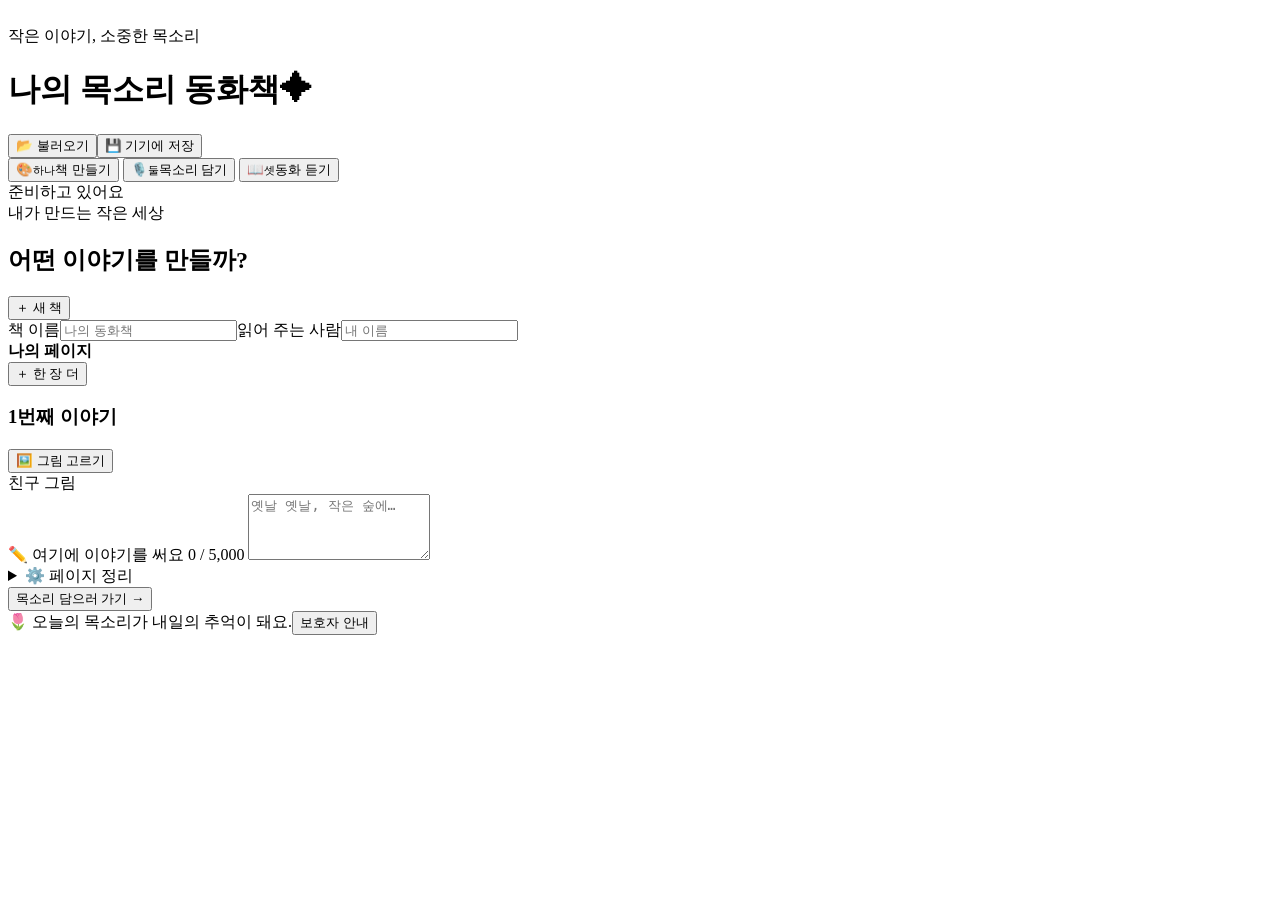
<file: storybook/shell.html>
<!doctype html>
<html lang="ko">
<head>
  <meta charset="utf-8">
  <meta name="viewport" content="width=device-width, initial-scale=1, viewport-fit=cover">
  <meta name="theme-color" content="#fff8ed">
  <meta name="color-scheme" content="light">
  <title>나의 목소리 동화책</title>
  <style>/* APP_STYLES */</style>
</head>
<body>
  <div class="app">
    <header class="header">
      <div class="brand"><img data-art="rabbit" alt="" class="brand-friend"><div><span class="eyebrow">작은 이야기, 소중한 목소리</span><h1>나의 목소리 동화책<span class="brand-star">✦</span></h1></div></div>
      <div class="file-actions"><button class="button small" data-action="open"><span aria-hidden="true">📂</span> 불러오기</button><button class="button small save" data-action="save"><span aria-hidden="true">💾</span> 기기에 저장</button></div>
    </header>
    <nav class="tabs" role="tablist" aria-label="동화책 놀이">
      <button id="tab-edit" role="tab" aria-selected="true" aria-controls="panel-edit" data-tab="edit"><span class="tab-icon" aria-hidden="true">🎨</span><span><small>하나</small>책 만들기</span></button>
      <button id="tab-record" role="tab" aria-selected="false" aria-controls="panel-record" tabindex="-1" data-tab="record"><span class="tab-icon" aria-hidden="true">🎙️</span><span><small>둘</small>목소리 담기</span></button>
      <button id="tab-play" role="tab" aria-selected="false" aria-controls="panel-play" tabindex="-1" data-tab="play"><span class="tab-icon" aria-hidden="true">📖</span><span><small>셋</small>동화 듣기</span></button>
    </nav>
    <div class="book-line"><span id="book-label"></span><span class="draft-state" id="draft-state" role="status">준비하고 있어요</span></div>
    <main>
      <section id="panel-edit" role="tabpanel" aria-labelledby="tab-edit">
        <div class="editor-heading"><div><span class="eyebrow">내가 만드는 작은 세상</span><h2>어떤 이야기를 만들까?</h2></div><button class="button small" id="new-book">＋ 새 책</button></div>
        <div class="book-fields"><label>책 이름<input id="book-title" maxlength="100" placeholder="나의 동화책" autocomplete="off"></label><label>읽어 주는 사람<input id="book-author" maxlength="40" placeholder="내 이름" autocomplete="off"></label></div>
        <div class="editor-layout">
          <aside class="page-sidebar" aria-label="동화 페이지"><div class="sidebar-heading"><strong>나의 페이지</strong><span id="page-total"></span></div><div id="page-list" class="page-list"></div><button class="add-page" id="add-page"><span aria-hidden="true">＋</span> 한 장 더</button></aside>
          <div class="editor-card">
            <div class="section-line"><h3 id="editor-page-title">1번째 이야기</h3><span id="edit-recorded" class="pill"></span></div>
            <button id="pick-image" class="image-picker" aria-label="이 페이지의 그림 고르기"><div id="edit-scene" class="scene"></div><span class="image-pick-label">🖼️ 그림 고르기</span></button>
            <div class="friend-row"><span>친구 그림</span><div id="friend-choices" class="friend-choices"></div></div>
            <label class="text-label" for="page-text">✏️ 여기에 이야기를 써요 <span id="text-count">0 / 5,000</span></label>
            <textarea id="page-text" maxlength="5000" rows="4" placeholder="옛날 옛날, 작은 숲에…"></textarea>
            <div class="editor-bottom"><details><summary>⚙️ 페이지 정리</summary><div class="organize"><button class="button small" id="move-left">← 앞으로</button><button class="button small" id="move-right">뒤로 →</button><button class="button small danger" id="delete-page">🗑️ 이 장 지우기</button></div></details><button class="button primary" id="go-record">목소리 담으러 가기 <span aria-hidden="true">→</span></button></div>
          </div>
        </div>
      </section>
      <section id="panel-record" role="tabpanel" aria-labelledby="tab-record" hidden>
        <div class="reader-heading"><div><span class="eyebrow">들어 보고, 내 목소리로!</span><h2>이야기에 목소리를 담아요</h2></div><span id="record-progress" class="pill pink"></span></div>
        <div class="story-card"><div class="scene-wrap"><div id="record-scene" class="scene large"></div><span class="page-ribbon" id="record-page"></span></div><div id="record-text" class="story-text"></div></div>
        <div class="record-actions"><button id="tts-button" class="big-action listen"><span class="action-icon" aria-hidden="true">🔊</span><span class="action-label">들어 보기</span></button><button id="record-button" class="big-action record"><span class="action-icon" aria-hidden="true">🎙️</span><span class="action-label">녹음하기</span></button><button id="preview-button" class="big-action preview"><span class="action-icon" aria-hidden="true">🎧</span><span class="action-label">내 목소리</span></button></div>
        <div class="record-feedback"><span id="record-status" role="status" aria-live="polite">듣고, 내 목소리로 읽어 보세요.</span><span id="record-clock" hidden>00:00</span><button class="link-button" id="undo-recording" hidden>↶ 이전 목소리</button></div>
        <div class="page-navigation"><button class="button nav-button" data-prev aria-label="이전 페이지">← 이전</button><div id="record-dots" class="page-dots" aria-label="페이지 선택"></div><button class="button nav-button" data-next aria-label="다음 페이지">다음 →</button></div>
        <div class="record-footer"><details class="voice-settings"><summary>🐢 읽기 속도 · 목소리</summary><div class="voice-fields"><label>목소리<select id="voice"><option value="">한국어 기본 목소리</option></select></label><label>속도 <output id="rate-label">0.9배</output><input id="rate" type="range" min="0.5" max="1.3" step="0.1" value="0.9"></label></div></details><button class="button primary" id="go-play">내 동화 듣기 📖</button></div>
      </section>
      <section id="panel-play" role="tabpanel" aria-labelledby="tab-play" hidden>
        <div class="reader-heading"><div><span class="eyebrow" id="narrator"></span><h2 id="play-title"></h2></div><span class="pill" id="play-progress"></span></div>
        <div class="story-card"><div class="scene-wrap"><div id="play-scene" class="scene large"></div><span class="page-ribbon" id="play-page"></span></div><div id="play-text" class="story-text"></div></div>
        <div class="play-controls"><button id="play-button" class="button primary play-button"><span aria-hidden="true">▶</span> 동화 시작</button><button id="restart-button" class="button">↻ 처음부터</button></div>
        <div class="play-message" id="play-status" role="status" aria-live="polite">내 목소리로 페이지가 하나씩 넘어가요.</div>
        <div class="page-navigation"><button class="button nav-button" data-prev aria-label="이전 페이지">← 이전</button><div id="play-dots" class="page-dots" aria-label="페이지 선택"></div><button class="button nav-button" data-next aria-label="다음 페이지">다음 →</button></div>
        <div class="finish-card" id="finish-card" hidden><img data-art="bear" alt="축하하는 곰돌이"><div><span class="eyebrow">짝짝짝! 끝까지 들었어요</span><h2>내 목소리 동화책, 완성!</h2><p id="finish-copy"></p><div class="finish-actions"><button class="button primary" id="play-again">↻ 한 번 더</button><button class="button save" data-action="save">💾 기기에 저장</button></div></div></div>
        <div class="bottom-files"><button class="button small" data-action="open">📂 불러오기</button><button class="button small save" data-action="save">💾 기기에 저장</button></div>
      </section>
    </main>
    <footer class="footer"><span>🌷 오늘의 목소리가 내일의 추억이 돼요.</span><button class="link-button" id="help-button">보호자 안내</button></footer>
  </div>
  <input id="image-input" type="file" accept="image/*" hidden>
  <input id="book-input" type="file" accept=".json,.story,application/json" hidden>
  <audio id="audio-player" preload="auto" playsinline></audio>
  <div id="toast" class="toast" role="status" aria-live="polite" hidden></div>
  <dialog id="dialog"><div id="dialog-content"></div><div class="dialog-actions" id="dialog-actions"></div></dialog>
  <noscript>동화책을 사용하려면 브라우저의 JavaScript를 켜 주세요.</noscript>
  <script>/* APP_ASSETS */</script>
  <script>/* APP_CORE */</script>
  <script>/* APP_LOGIC */</script>
</body>
</html>
</file>
